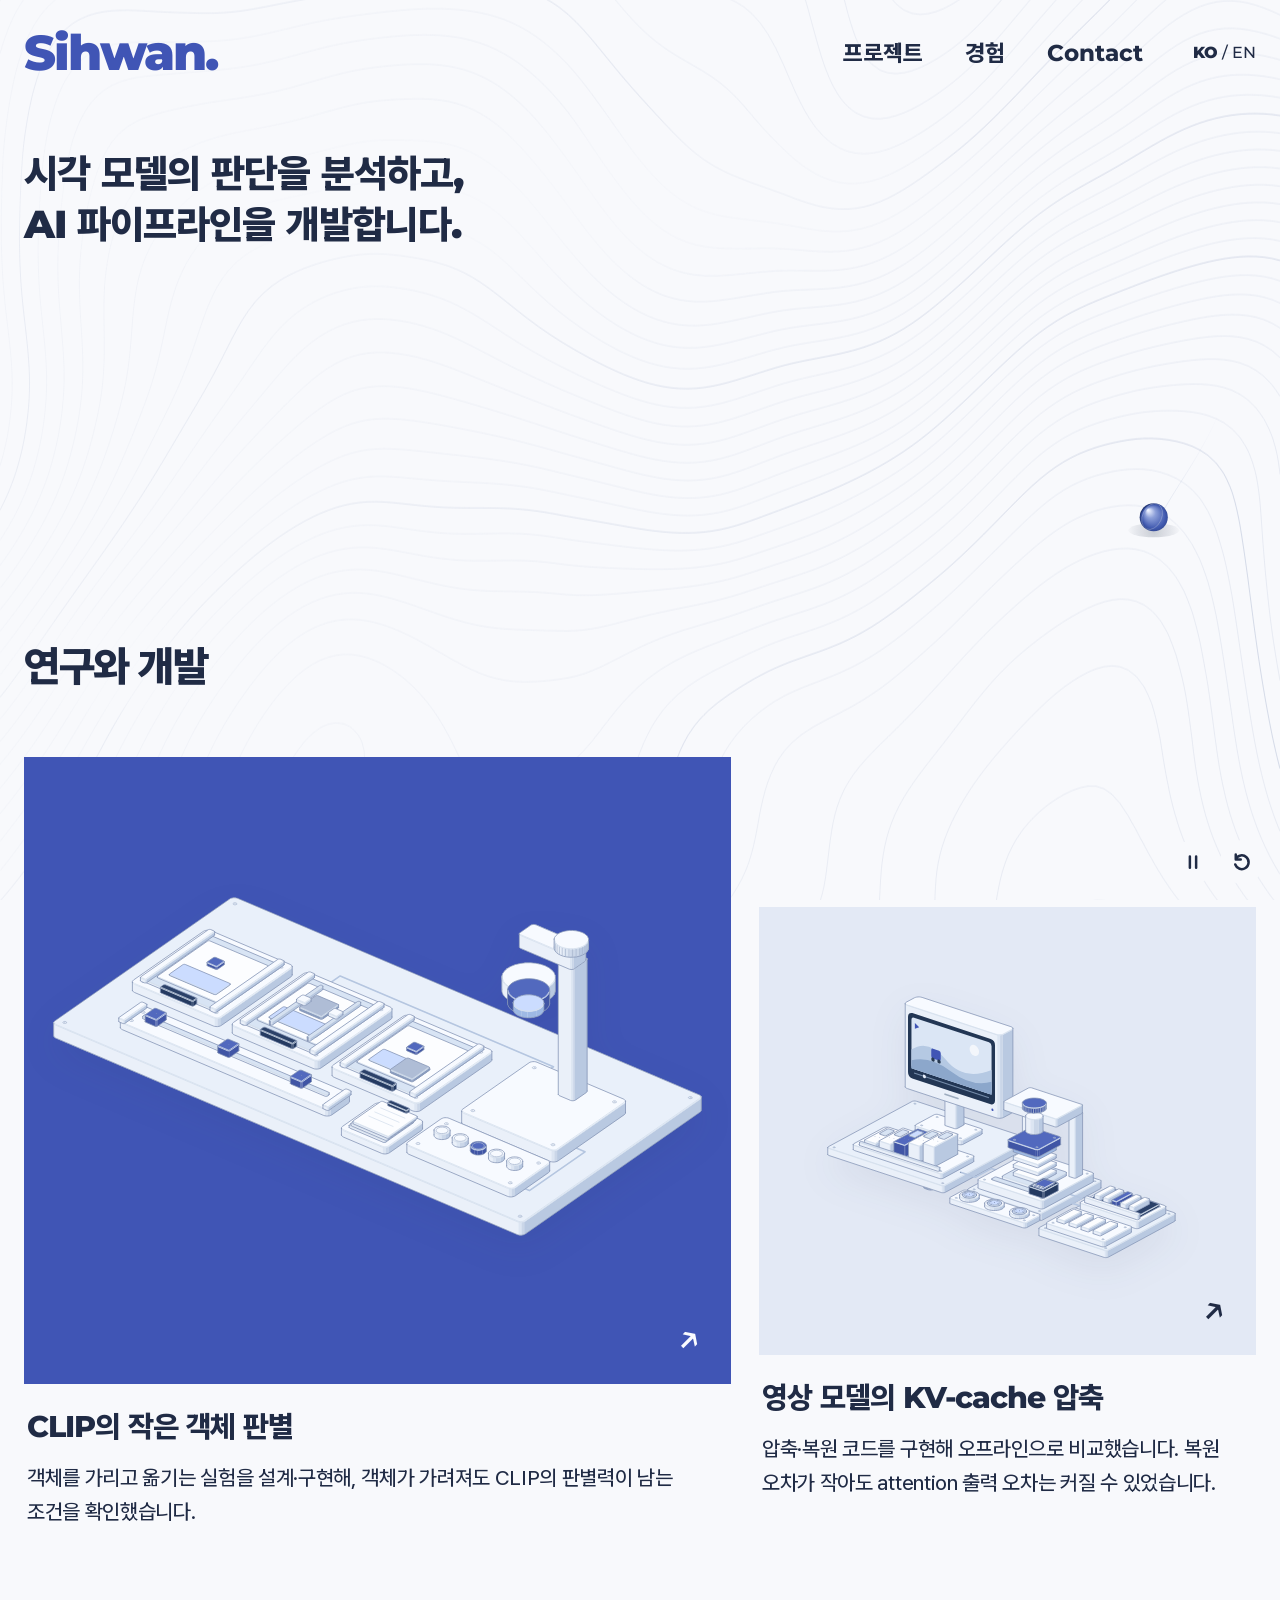
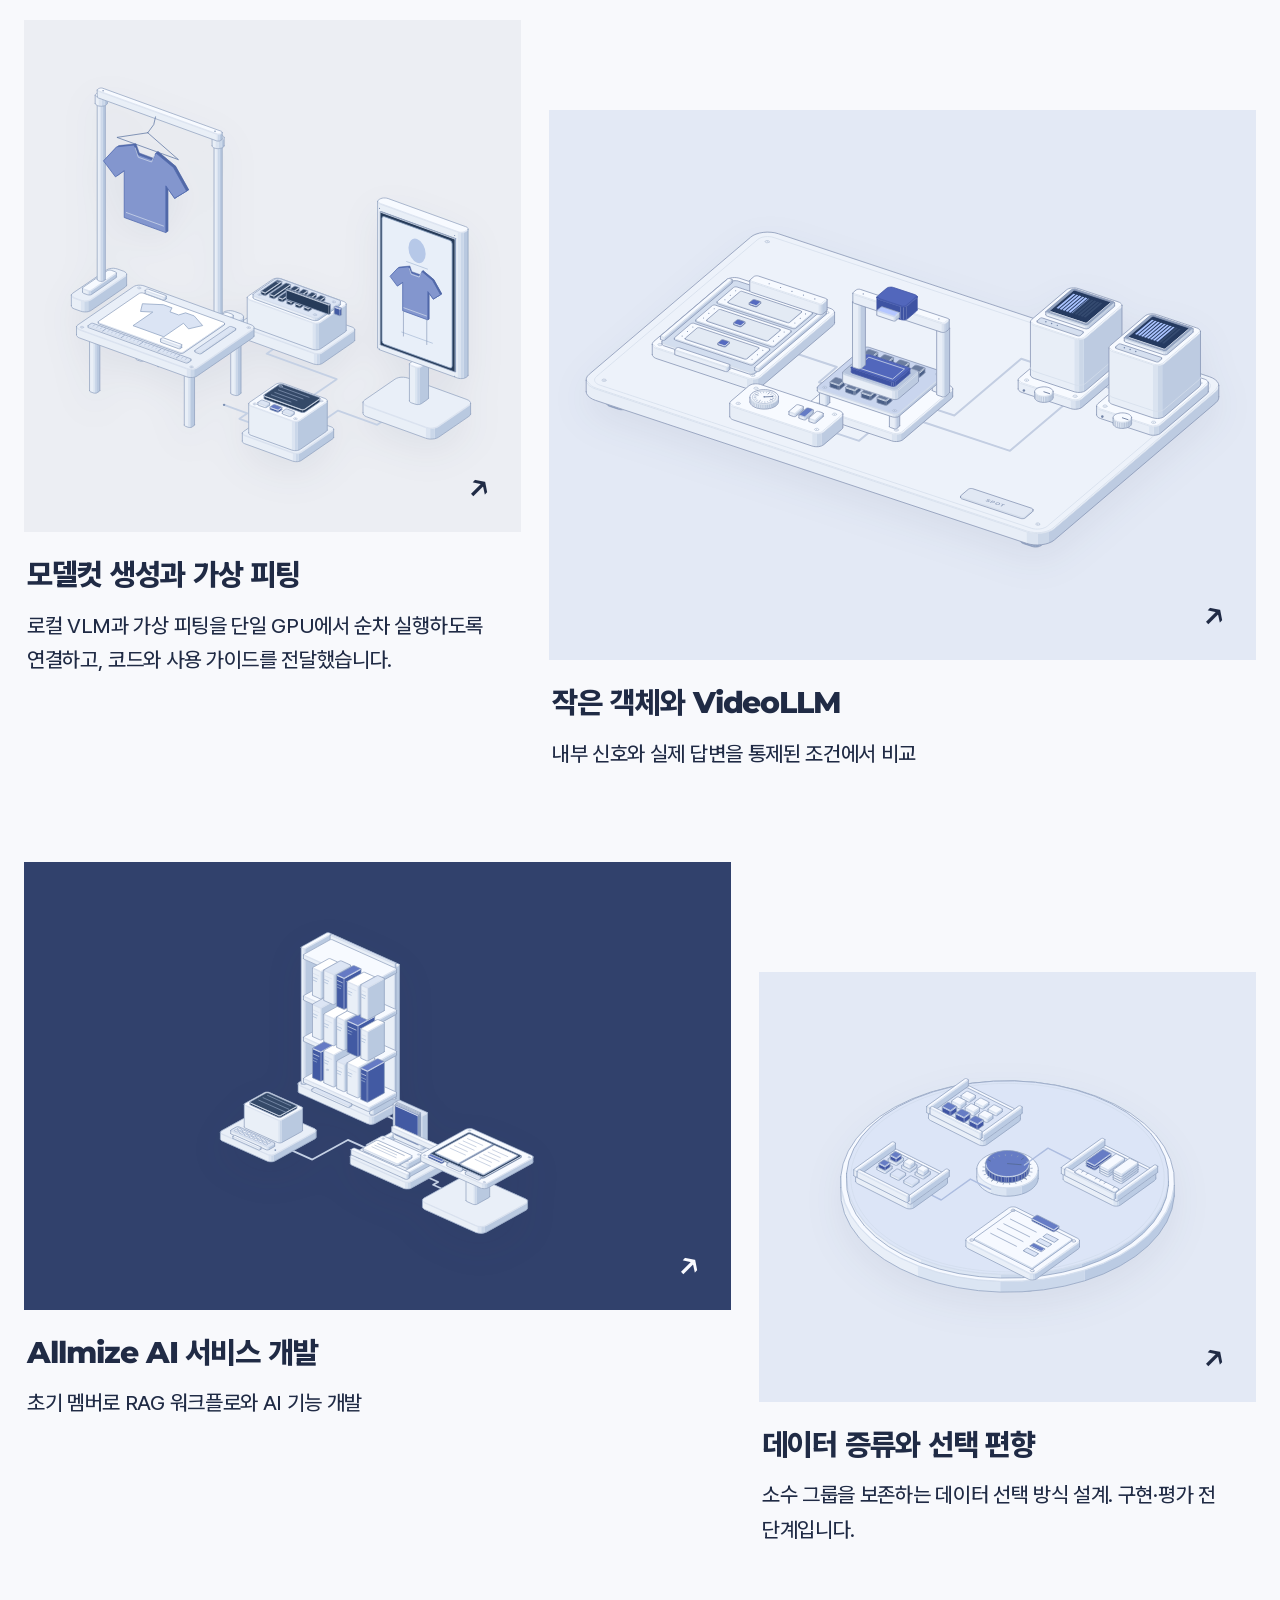
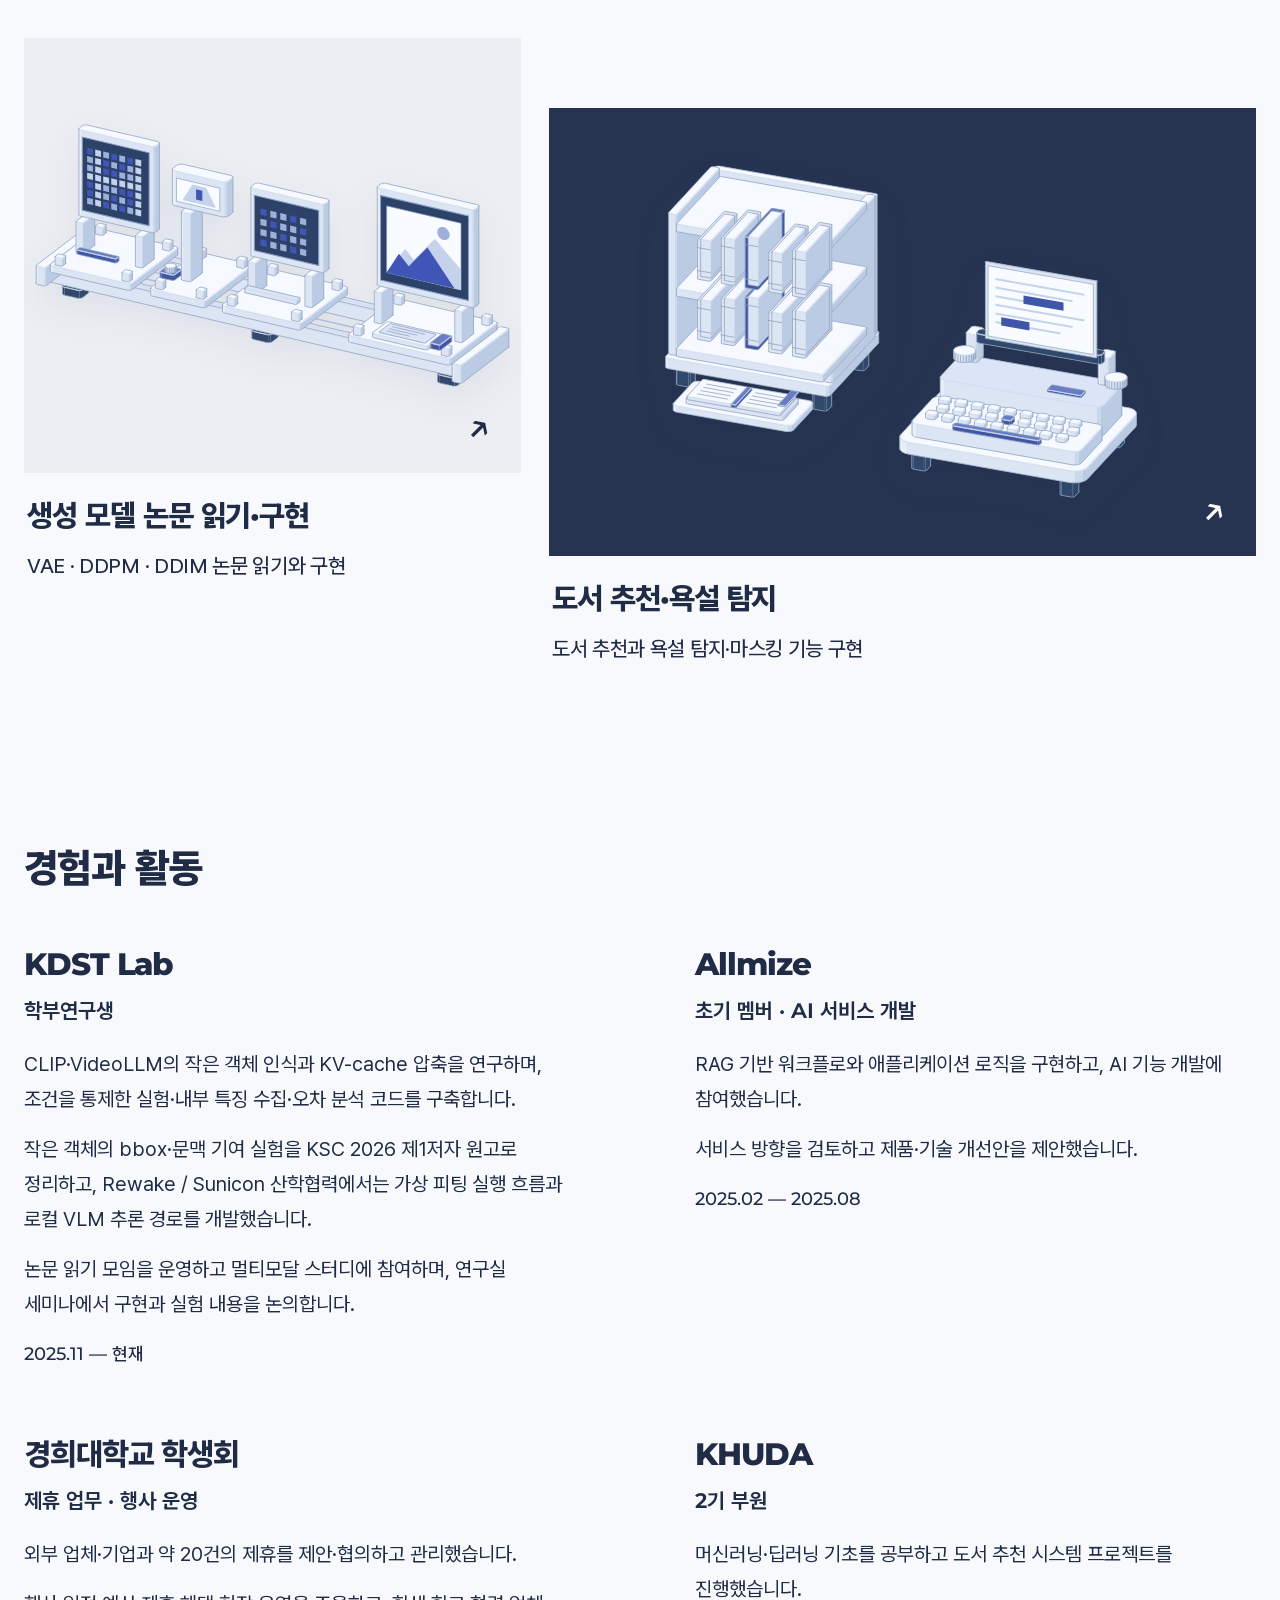
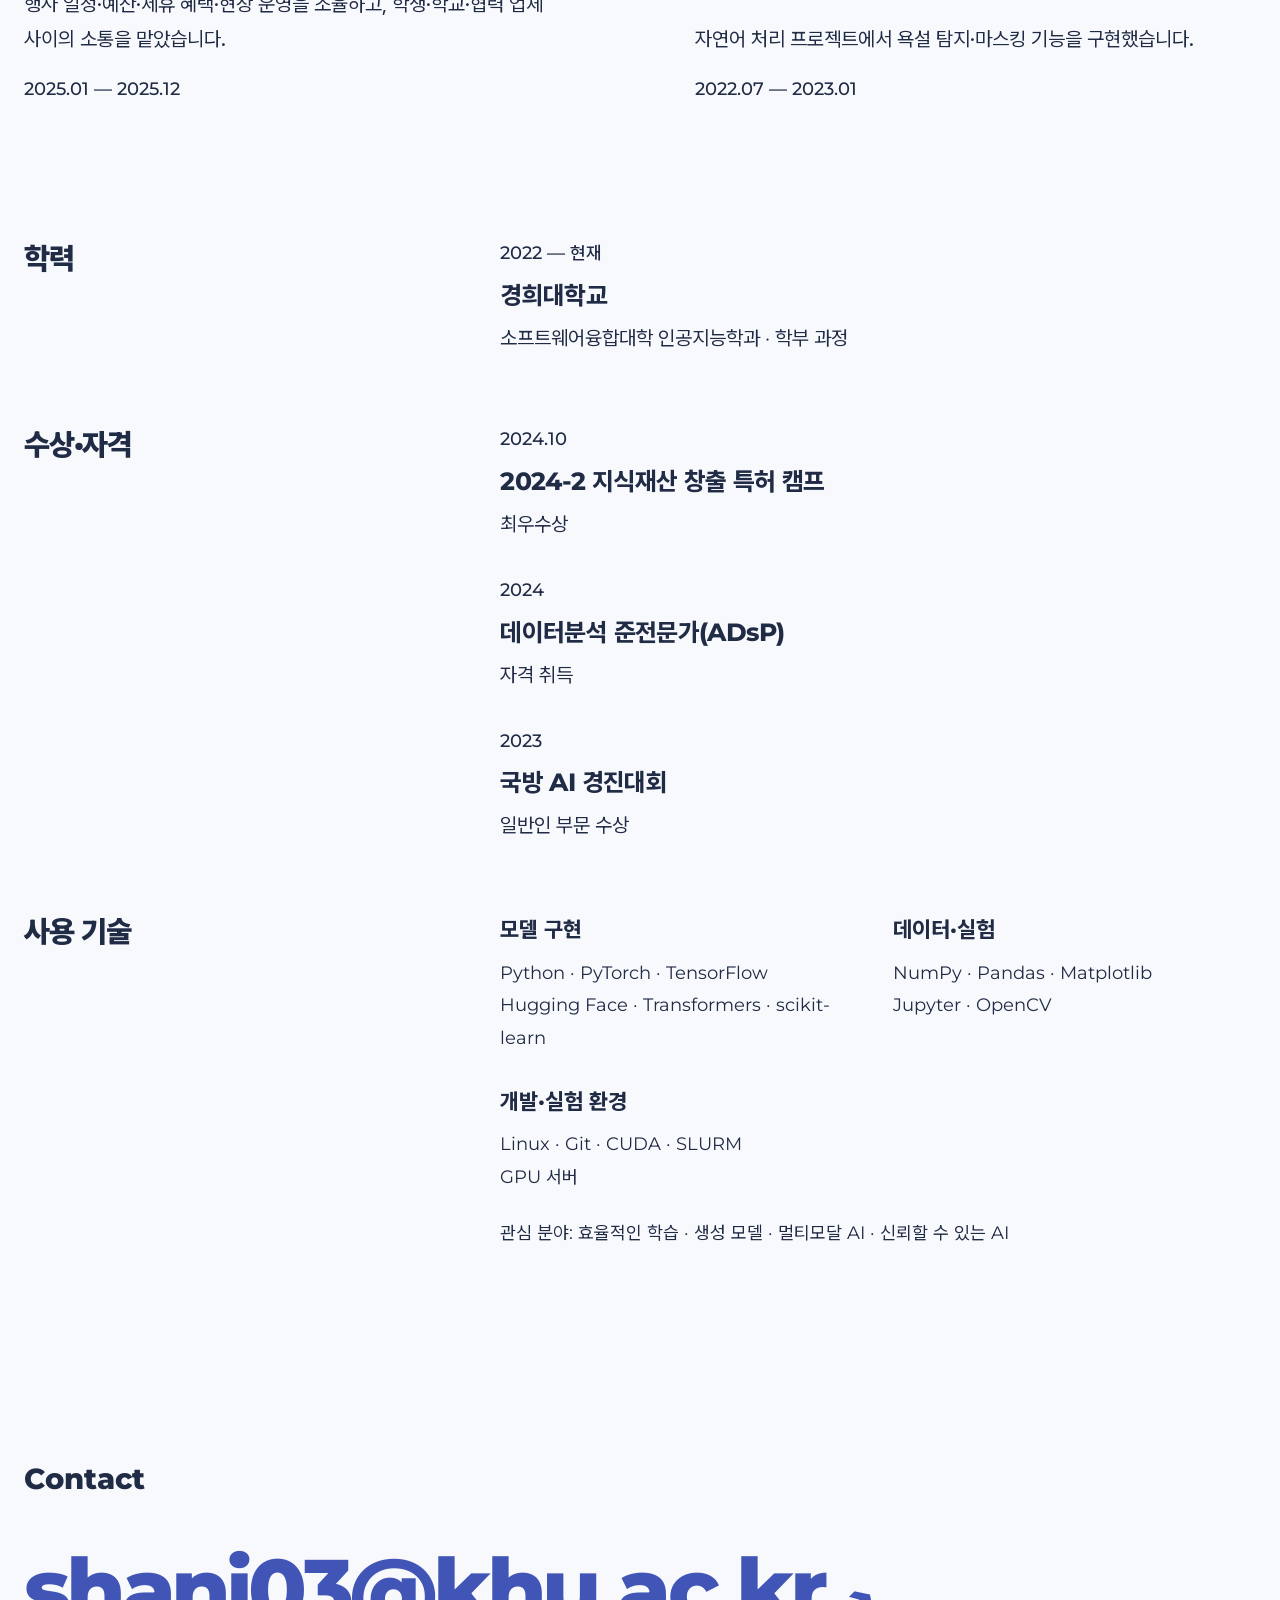
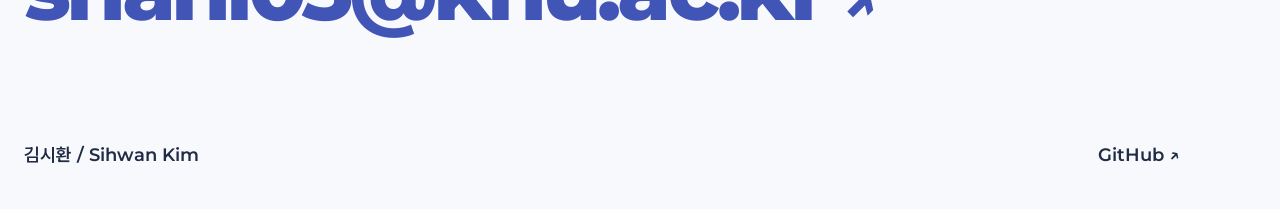
<file: index.html>
<!DOCTYPE html>

<html lang="ko">
<head>
<meta charset="utf-8"/>
<meta content="width=device-width,initial-scale=1" name="viewport"/>
<meta content="#F8F9FC" name="theme-color"/>
<title data-en="Sihwan Kim — AI Research &amp; Engineering" data-ko="김시환 — AI Research &amp; Engineering">김시환 — AI Research &amp; Engineering</title>
<meta content="김시환의 AI 연구와 개발 포트폴리오. CLIP 작은 객체·문맥 분석, VideoLLM 내부 신호와 답변 진단, KV-cache 압축, 가상 피팅·로컬 VLM 파이프라인과 RAG 서비스 개발." data-en="Sihwan Kim’s AI research and engineering portfolio: CLIP small-object/context analysis, VideoLLM readout diagnostics, KV-cache compression, local-VLM virtual try-on pipelines, and RAG service development." data-ko="김시환의 AI 연구와 개발 포트폴리오. CLIP 작은 객체·문맥 분석, VideoLLM 내부 신호와 답변 진단, KV-cache 압축, 가상 피팅·로컬 VLM 파이프라인과 RAG 서비스 개발." name="description"/>
<link as="font" crossorigin="" href="assets/Montserrat.woff2?v=blue-20261018" rel="preload" type="font/woff2"/>
<link as="font" crossorigin="" href="assets/Pretendard.woff2?v=blue-20261018" rel="preload" type="font/woff2"/>
<link href="assets/portfolio.css?v=blue-20261018" rel="stylesheet"/>
<link href="assets/project-details.css?v=blue-20261018" rel="stylesheet"/>
<!-- Profile source: sihxan/pages/profile.md, blob 30ebba93d901a186428a1368f3ac42781ade647d.
       Exact student-council title and Defense AI award wording remain to be clarified.
       Recent research copy is audited against received reports and the current manuscript.
       Manuscript preparation is not submission or acceptance. Probe results are diagnostic.
       No internal Sunicon images or experimental metrics are included.
       The terrain is decorative and does not represent experimental data. -->
<link href="assets/color-system.css?v=blue-20261018" rel="stylesheet"/>
<link rel="stylesheet" href="assets/project-explorer.css?v=apparatus-20261028"/>
</head>
<body class="portfolio-home dot-layout">
<a class="skip" data-en="Skip to content" data-ko="본문 바로가기" href="#main">본문 바로가기</a>
<canvas aria-label="페이지 전체를 이어가는 등고선과 스크롤을 뒤따라 굴러오는 구슬" class="contour-background" id="loss-landscape" role="img"></canvas>
<div class="motion-tools">
<button aria-label="애니메이션 일시 정지" id="toggle-motion" type="button"><svg aria-hidden="true" class="pause-icon" viewbox="0 0 16 16"><path d="M5.5 3.5v9m5-9v9"></path></svg><svg aria-hidden="true" class="play-icon" viewbox="0 0 16 16"><path d="m5 3 7 5-7 5z"></path></svg></button>
<button aria-label="애니메이션 처음부터 다시 보기" id="restart-motion" type="button"><svg aria-hidden="true" viewbox="0 0 16 16"><path d="M3 5.5A5.5 5.5 0 1 1 2.6 10M3 2v4h4"></path></svg></button>
</div>
<div class="wrap">
<header>
<a aria-label="Sihwan Kim — Home" class="wordmark" href="#main">Sihwan.</a>
<nav aria-label="주 메뉴">
<a data-en="Work" data-ko="프로젝트" href="#work">프로젝트</a>
<a data-en="About" data-ko="경험" href="#profile">경험</a>
<a data-en="Contact" data-ko="Contact" href="#contact">Contact</a>
<button aria-label="Switch to English" class="language" type="button"><strong>KO</strong> / EN</button>
</nav>
</header>
<main id="main">
<section aria-labelledby="name" class="hero">
<div class="hero-copy reading-zone"><h1 data-en="I study how visual models work &lt;br&gt;and build AI pipelines." data-ko="시각 모델의 판단을 분석하고, &lt;br&gt;AI 파이프라인을 개발합니다." id="name">시각 모델의 판단을 분석하고,<br/>AI 파이프라인을 개발합니다.</h1></div>
<div aria-hidden="true" class="terrain-stage"></div>
</section>
<section aria-labelledby="work-title" class="work surface-light" id="work">
<h2 class="gallery-heading reading-zone" data-en="Research &amp; builds" data-ko="연구와 개발" id="work-title">연구와 개발</h2>
<div class="work-gallery"><article class="work-card card-clip" id="project-clip-context">
<a aria-labelledby="title-clip-context" class="project-cover apparatus-cover cover-clip" data-project-link="" href="projects/clip-context/#experiment" tabindex="-1"><img class="apparatus-cover-image" src="assets/project-clip-context.svg?v=apparatus-20261028" alt="" loading="lazy" width="960" height="600"/><span aria-hidden="true" class="cover-arrow">↗</span></a>
<div class="card-copy"><h3 class="project-name reading-zone" id="title-clip-context"><a data-en="Small objects in CLIP." data-ko="CLIP의 작은 객체 판별" data-project-link="" href="projects/clip-context/#experiment">CLIP의 작은 객체 판별</a></h3><p class="project-summary reading-zone" data-en="I designed masking and transplant experiments, finding conditions where CLIP retains discrimination after the object is masked." data-ko="객체를 가리고 옮기는 실험을 설계·구현해, 객체가 가려져도 CLIP의 판별력이 남는 조건을 확인했습니다.">객체를 가리고 옮기는 실험을 설계·구현해, 객체가 가려져도 CLIP의 판별력이 남는 조건을 확인했습니다.</p></div></article><article class="work-card card-cache" id="project-kv-cache">
<a aria-labelledby="title-kv-cache" class="project-cover apparatus-cover cover-cache" data-project-link="" href="projects/kv-cache/#experiment" tabindex="-1"><img class="apparatus-cover-image" src="assets/project-kv-cache.svg?v=kv-tv-20261028" alt="" loading="lazy" width="960" height="600"/><span aria-hidden="true" class="cover-arrow">↗</span></a>
<div class="card-copy"><h3 class="project-name reading-zone" id="title-kv-cache"><a data-en="Video models. KV-cache compression." data-ko="영상 모델의 KV-cache 압축" data-project-link="" href="projects/kv-cache/#experiment">영상 모델의 KV-cache 압축</a></h3><p class="project-summary reading-zone" data-en="I built and compared compression methods offline, finding that lower reconstruction error does not always mean lower attention-output error." data-ko="압축·복원 코드를 구현해 오프라인으로 비교했습니다. 복원 오차가 작아도 attention 출력 오차는 커질 수 있었습니다.">압축·복원 코드를 구현해 오프라인으로 비교했습니다. 복원 오차가 작아도 attention 출력 오차는 커질 수 있었습니다.</p></div></article><article class="work-card card-tryon" id="project-sunicon-vton">
<a aria-labelledby="title-sunicon-vton" class="project-cover apparatus-cover cover-tryon" data-project-link="" href="projects/sunicon-vton/#experiment" tabindex="-1"><img class="apparatus-cover-image" src="assets/project-sunicon-vton.svg?v=apparatus-20261028" alt="" loading="lazy" width="960" height="600"/><span aria-hidden="true" class="cover-arrow">↗</span></a>
<div class="card-copy"><h3 class="project-name reading-zone" id="title-sunicon-vton"><a data-en="Model generation. Virtual try-on." data-ko="모델컷 생성과 가상 피팅" data-project-link="" href="projects/sunicon-vton/#experiment">모델컷 생성과 가상 피팅</a></h3><p class="project-summary reading-zone" data-en="I connected local-VLM instructions and virtual try-on in a sequential single-GPU pipeline, then delivered the code and usage guide." data-ko="로컬 VLM과 가상 피팅을 단일 GPU에서 순차 실행하도록 연결하고, 코드와 사용 가이드를 전달했습니다.">로컬 VLM과 가상 피팅을 단일 GPU에서 순차 실행하도록 연결하고, 코드와 사용 가이드를 전달했습니다.</p></div></article><article class="work-card card-video" id="project-spot-videollm">
<a aria-labelledby="title-spot-videollm" class="project-cover apparatus-cover cover-video" data-project-link="" href="projects/spot-videollm/#experiment" tabindex="-1"><img class="apparatus-cover-image" src="assets/project-spot-videollm.svg?v=apparatus-20261028" alt="" loading="lazy" width="960" height="600"/><span aria-hidden="true" class="cover-arrow">↗</span></a>
<div class="card-copy"><h3 class="project-name reading-zone" id="title-spot-videollm"><a data-en="Small objects in VideoLLMs" data-ko="작은 객체와 VideoLLM" data-project-link="" href="projects/spot-videollm/#experiment">작은 객체와 VideoLLM</a></h3><p class="project-summary reading-zone" data-en="Comparing internal signals and native answers under controlled conditions" data-ko="내부 신호와 실제 답변을 통제된 조건에서 비교">내부 신호와 실제 답변을 통제된 조건에서 비교</p></div></article><article class="work-card card-build" id="project-allmize">
<a aria-labelledby="title-allmize" class="project-cover apparatus-cover cover-build" data-project-link="" href="projects/allmize/#experiment" tabindex="-1"><img class="apparatus-cover-image" src="assets/project-allmize.svg?v=apparatus-20261028" alt="" loading="lazy" width="960" height="600"/><span aria-hidden="true" class="cover-arrow">↗</span></a>
<div class="card-copy"><h3 class="project-name reading-zone" id="title-allmize"><a data-en="AI service development at Allmize" data-ko="Allmize AI 서비스 개발" data-project-link="" href="projects/allmize/#experiment">Allmize AI 서비스 개발</a></h3><p class="project-summary reading-zone" data-en="RAG workflows and AI features as an early team member" data-ko="초기 멤버로 RAG 워크플로와 AI 기능 개발">초기 멤버로 RAG 워크플로와 AI 기능 개발</p></div></article><article class="work-card card-data" id="project-samba">
<a aria-labelledby="title-samba" class="project-cover apparatus-cover cover-data" data-project-link="" href="projects/samba/#experiment" tabindex="-1"><img class="apparatus-cover-image" src="assets/project-samba.svg?v=apparatus-20261028" alt="" loading="lazy" width="960" height="600"/><span aria-hidden="true" class="cover-arrow">↗</span></a>
<div class="card-copy"><h3 class="project-name reading-zone" id="title-samba"><a data-en="Dataset distillation &amp; selection bias" data-ko="데이터 증류와 선택 편향" data-project-link="" href="projects/samba/#experiment">데이터 증류와 선택 편향</a></h3><p class="project-summary reading-zone" data-en="A sample-selection design to preserve minority groups. Not yet implemented or evaluated." data-ko="소수 그룹을 보존하는 데이터 선택 방식 설계. 구현·평가 전 단계입니다.">소수 그룹을 보존하는 데이터 선택 방식 설계. 구현·평가 전 단계입니다.</p></div></article><article class="work-card card-noise" id="project-generative-models">
<a aria-labelledby="title-generative-models" class="project-cover apparatus-cover cover-noise" data-project-link="" href="projects/generative-models/#experiment" tabindex="-1"><img class="apparatus-cover-image" src="assets/project-generative-models.svg?v=apparatus-20261028" alt="" loading="lazy" width="960" height="600"/><span aria-hidden="true" class="cover-arrow">↗</span></a>
<div class="card-copy"><h3 class="project-name reading-zone" id="title-generative-models"><a data-en="Generative models: reading &amp; implementation" data-ko="생성 모델 논문 읽기·구현" data-project-link="" href="projects/generative-models/#experiment">생성 모델 논문 읽기·구현</a></h3><p class="project-summary reading-zone" data-en="Reading and implementing VAE, DDPM and DDIM" data-ko="VAE · DDPM · DDIM 논문 읽기와 구현">VAE · DDPM · DDIM 논문 읽기와 구현</p></div></article><article class="work-card card-read" id="project-khuda">
<a aria-labelledby="title-khuda" class="project-cover apparatus-cover cover-read" data-project-link="" href="projects/khuda/#experiment" tabindex="-1"><img class="apparatus-cover-image" src="assets/project-khuda.svg?v=apparatus-20261028" alt="" loading="lazy" width="960" height="600"/><span aria-hidden="true" class="cover-arrow">↗</span></a>
<div class="card-copy"><h3 class="project-name reading-zone" id="title-khuda"><a data-en="Book recommendation &amp; profanity detection" data-ko="도서 추천·욕설 탐지" data-project-link="" href="projects/khuda/#experiment">도서 추천·욕설 탐지</a></h3><p class="project-summary reading-zone" data-en="Book recommendation and profanity detection / masking" data-ko="도서 추천과 욕설 탐지·마스킹 기능 구현">도서 추천과 욕설 탐지·마스킹 기능 구현</p></div></article></div>
</section>
<div class="about-surface surface-light"><div class="cv-area"><section aria-labelledby="profile-title" class="profile" id="profile">
<div class="section-heading"><h2 data-en="Experience &amp; activities" data-ko="경험과 활동" id="profile-title">경험과 활동</h2></div>
<div class="experience-list"><article class="experience experience-row">
<div class="experience-body">
<h3 data-en="KDST Lab" data-ko="KDST Lab">KDST Lab</h3>
<p class="position" data-en="Undergraduate researcher" data-ko="학부연구생">학부연구생</p>
<ul class="detail reading-zone"><li data-en="Study small-object recognition in CLIP and VideoLLMs and KV-cache compression, building controlled experiments, internal-feature collection and error analyses." data-ko="CLIP·VideoLLM의 작은 객체 인식과 KV-cache 압축을 연구하며, 조건을 통제한 실험·내부 특징 수집·오차 분석 코드를 구축합니다.">CLIP·VideoLLM의 작은 객체 인식과 KV-cache 압축을 연구하며, 조건을 통제한 실험·내부 특징 수집·오차 분석 코드를 구축합니다.</li><li data-en="Develop the small-object bbox/context experiments into a first-author KSC 2026 manuscript, and implement virtual try-on orchestration and local VLM inference in the Rewake / Sunicon collaboration." data-ko="작은 객체의 bbox·문맥 기여 실험을 KSC 2026 제1저자 원고로 정리하고, Rewake / Sunicon 산학협력에서는 가상 피팅 실행 흐름과 로컬 VLM 추론 경로를 개발했습니다.">작은 객체의 bbox·문맥 기여 실험을 KSC 2026 제1저자 원고로 정리하고, Rewake / Sunicon 산학협력에서는 가상 피팅 실행 흐름과 로컬 VLM 추론 경로를 개발했습니다.</li><li data-en="Organize paper-reading groups and participate in multimodal study sessions, discussing implementation and experiments in lab seminars." data-ko="논문 읽기 모임을 운영하고 멀티모달 스터디에 참여하며, 연구실 세미나에서 구현과 실험 내용을 논의합니다.">논문 읽기 모임을 운영하고 멀티모달 스터디에 참여하며, 연구실 세미나에서 구현과 실험 내용을 논의합니다.</li></ul>
<p class="period" data-en="Nov 2025 — Present" data-ko="2025.11 — 현재">2025.11 — 현재</p></div>
</article><article class="experience experience-row">
<div class="experience-body">
<h3 data-en="Allmize" data-ko="Allmize">Allmize</h3>
<p class="position" data-en="Early member · AI service development" data-ko="초기 멤버 · AI 서비스 개발">초기 멤버 · AI 서비스 개발</p>
<ul class="detail reading-zone"><li data-en="Implemented RAG workflows and application logic, contributing to AI feature development." data-ko="RAG 기반 워크플로와 애플리케이션 로직을 구현하고, AI 기능 개발에 참여했습니다.">RAG 기반 워크플로와 애플리케이션 로직을 구현하고, AI 기능 개발에 참여했습니다.</li><li data-en="Reviewed service direction and proposed product and technical improvements." data-ko="서비스 방향을 검토하고 제품·기술 개선안을 제안했습니다.">서비스 방향을 검토하고 제품·기술 개선안을 제안했습니다.</li></ul>
<p class="period" data-en="Feb — Aug 2025" data-ko="2025.02 — 2025.08">2025.02 — 2025.08</p></div>
</article><article class="experience experience-row">
<div class="experience-body">
<h3 data-en="Student council, Kyung Hee University" data-ko="경희대학교 학생회">경희대학교 학생회</h3>
<p class="position" data-en="Partnerships &amp; event operations" data-ko="제휴 업무 · 행사 운영">제휴 업무 · 행사 운영</p>
<ul class="detail reading-zone"><li data-en="Proposed, negotiated, and managed nearly 20 partnerships with vendors and external companies." data-ko="외부 업체·기업과 약 20건의 제휴를 제안·협의하고 관리했습니다.">외부 업체·기업과 약 20건의 제휴를 제안·협의하고 관리했습니다.</li><li data-en="Coordinated event schedules, budgets, partner benefits, and on-site operations, connecting students, university offices, and partners." data-ko="행사 일정·예산·제휴 혜택·현장 운영을 조율하고, 학생·학교·협력 업체 사이의 소통을 맡았습니다.">행사 일정·예산·제휴 혜택·현장 운영을 조율하고, 학생·학교·협력 업체 사이의 소통을 맡았습니다.</li></ul>
<p class="period" data-en="Jan — Dec 2025" data-ko="2025.01 — 2025.12">2025.01 — 2025.12</p></div>
</article><article class="experience experience-row">
<div class="experience-body">
<h3 data-en="KHUDA" data-ko="KHUDA">KHUDA</h3>
<p class="position" data-en="Second-cohort member" data-ko="2기 부원">2기 부원</p>
<ul class="detail reading-zone"><li data-en="Studied machine learning and deep learning fundamentals and worked on a book recommendation system." data-ko="머신러닝·딥러닝 기초를 공부하고 도서 추천 시스템 프로젝트를 진행했습니다.">머신러닝·딥러닝 기초를 공부하고 도서 추천 시스템 프로젝트를 진행했습니다.</li><li data-en="Implemented profanity detection and masking in an NLP project." data-ko="자연어 처리 프로젝트에서 욕설 탐지·마스킹 기능을 구현했습니다.">자연어 처리 프로젝트에서 욕설 탐지·마스킹 기능을 구현했습니다.</li></ul>
<p class="period" data-en="Jul 2022 — Jan 2023" data-ko="2022.07 — 2023.01">2022.07 — 2023.01</p></div>
</article></div>
</section><section aria-labelledby="education-title" class="education cv-section" id="education">
<div class="section-heading"><h2 data-en="Education" data-ko="학력" id="education-title">학력</h2></div>
<article class="education-row">
<p class="period" data-en="2022 — Present" data-ko="2022 — 현재">2022 — 현재</p>
<div><h3 data-en="Kyung Hee University" data-ko="경희대학교">경희대학교</h3>
<p class="education-detail reading-zone" data-en="Department of Artificial Intelligence · Undergraduate studies" data-ko="소프트웨어융합대학 인공지능학과 · 학부 과정">소프트웨어융합대학 인공지능학과 · 학부 과정</p>
</div>
</article>
</section><section aria-labelledby="credentials-title" class="credentials cv-section" id="credentials">
<div class="section-heading"><h2 data-en="Awards &amp; certification" data-ko="수상·자격" id="credentials-title">수상·자격</h2></div>
<div class="credentials-list"><article class="credential"><p class="period">2024.10</p><div>
<h3 data-en="Intellectual Property Creation Patent Camp" data-ko="2024-2 지식재산 창출 특허 캠프">2024-2 지식재산 창출 특허 캠프</h3><p class="credential-detail reading-zone" data-en="Top excellence award" data-ko="최우수상">최우수상</p>
</div></article><article class="credential"><p class="period">2024</p><div>
<h3 data-en="Advanced Data Analytics Semi-Professional (ADsP)" data-ko="데이터분석 준전문가(ADsP)">데이터분석 준전문가(ADsP)</h3><p class="credential-detail reading-zone" data-en="Certification" data-ko="자격 취득">자격 취득</p>
</div></article><article class="credential"><p class="period">2023</p><div>
<h3 data-en="Defense AI Competition" data-ko="국방 AI 경진대회">국방 AI 경진대회</h3><p class="credential-detail reading-zone" data-en="Award, general-participant track" data-ko="일반인 부문 수상">일반인 부문 수상</p>
</div></article></div>
</section><section aria-labelledby="skills-title" class="skills cv-section" id="skills">
<div class="section-heading"><h2 data-en="Tools &amp; technologies" data-ko="사용 기술" id="skills-title">사용 기술</h2></div>
<div class="skills-grid">
<article class="skill-group reading-zone"><h3 data-en="Modeling" data-ko="모델 구현">모델 구현</h3><p>Python · PyTorch · TensorFlow<br/>Hugging Face · Transformers · scikit-learn</p></article>
<article class="skill-group reading-zone"><h3 data-en="Data &amp; experiments" data-ko="데이터·실험">데이터·실험</h3><p>NumPy · Pandas · Matplotlib<br/>Jupyter · OpenCV</p></article>
<article class="skill-group reading-zone"><h3 data-en="Development &amp; infrastructure" data-ko="개발·실험 환경">개발·실험 환경</h3><p data-en="Linux · Git · CUDA · SLURM&lt;br&gt;GPU servers" data-ko="Linux · Git · CUDA · SLURM&lt;br&gt;GPU 서버">Linux · Git · CUDA · SLURM<br/>GPU 서버</p></article>
</div>
<p class="interests" data-en="Interests: Efficient learning · Generative models · Multimodal AI · Trustworthy AI" data-ko="관심 분야: 효율적인 학습 · 생성 모델 · 멀티모달 AI · 신뢰할 수 있는 AI">관심 분야: 효율적인 학습 · 생성 모델 · 멀티모달 AI · 신뢰할 수 있는 AI</p>
</section></div></div>
<section aria-label="Contact" class="contact" id="contact">
<span data-en="Contact" data-ko="Contact">Contact</span>
<a class="email" href="mailto:shani03@khu.ac.kr">shani03@khu.ac.kr <span aria-hidden="true">↗</span></a>
</section>
</main>
<footer class="footer"><span data-en="Sihwan Kim / 김시환" data-ko="김시환 / Sihwan Kim">김시환 / Sihwan Kim</span><a href="https://github.com/sihxan" rel="noopener noreferrer" target="_blank">GitHub ↗</a></footer>
</div>
<script src="assets/contour-terrain.js?v=blue-20261018"></script>
<script src="assets/scroll-motion-model.js?v=blue-20261018"></script>
<script src="assets/scroll-contour.js?v=blue-20261018"></script>
<script src="assets/portfolio.js?v=blue-20261018" type="module"></script>
</body>
</html>
</file>
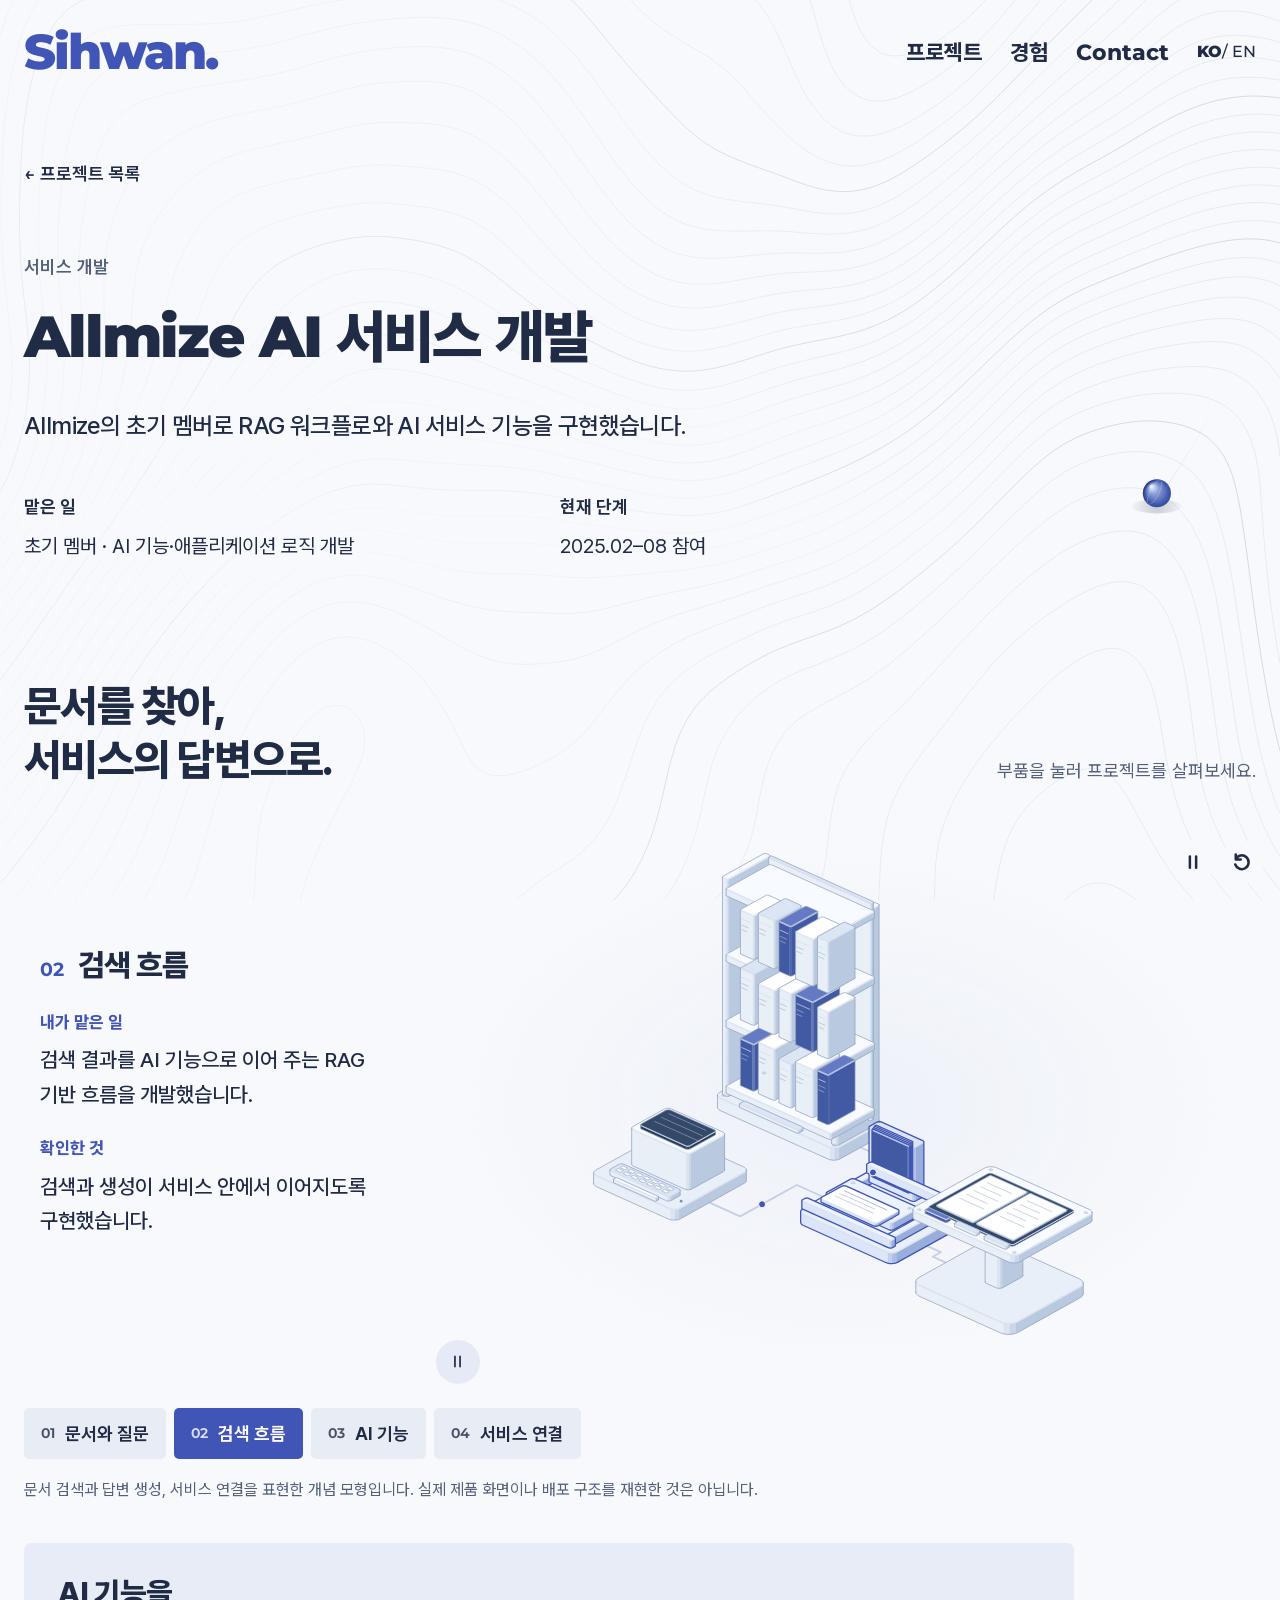
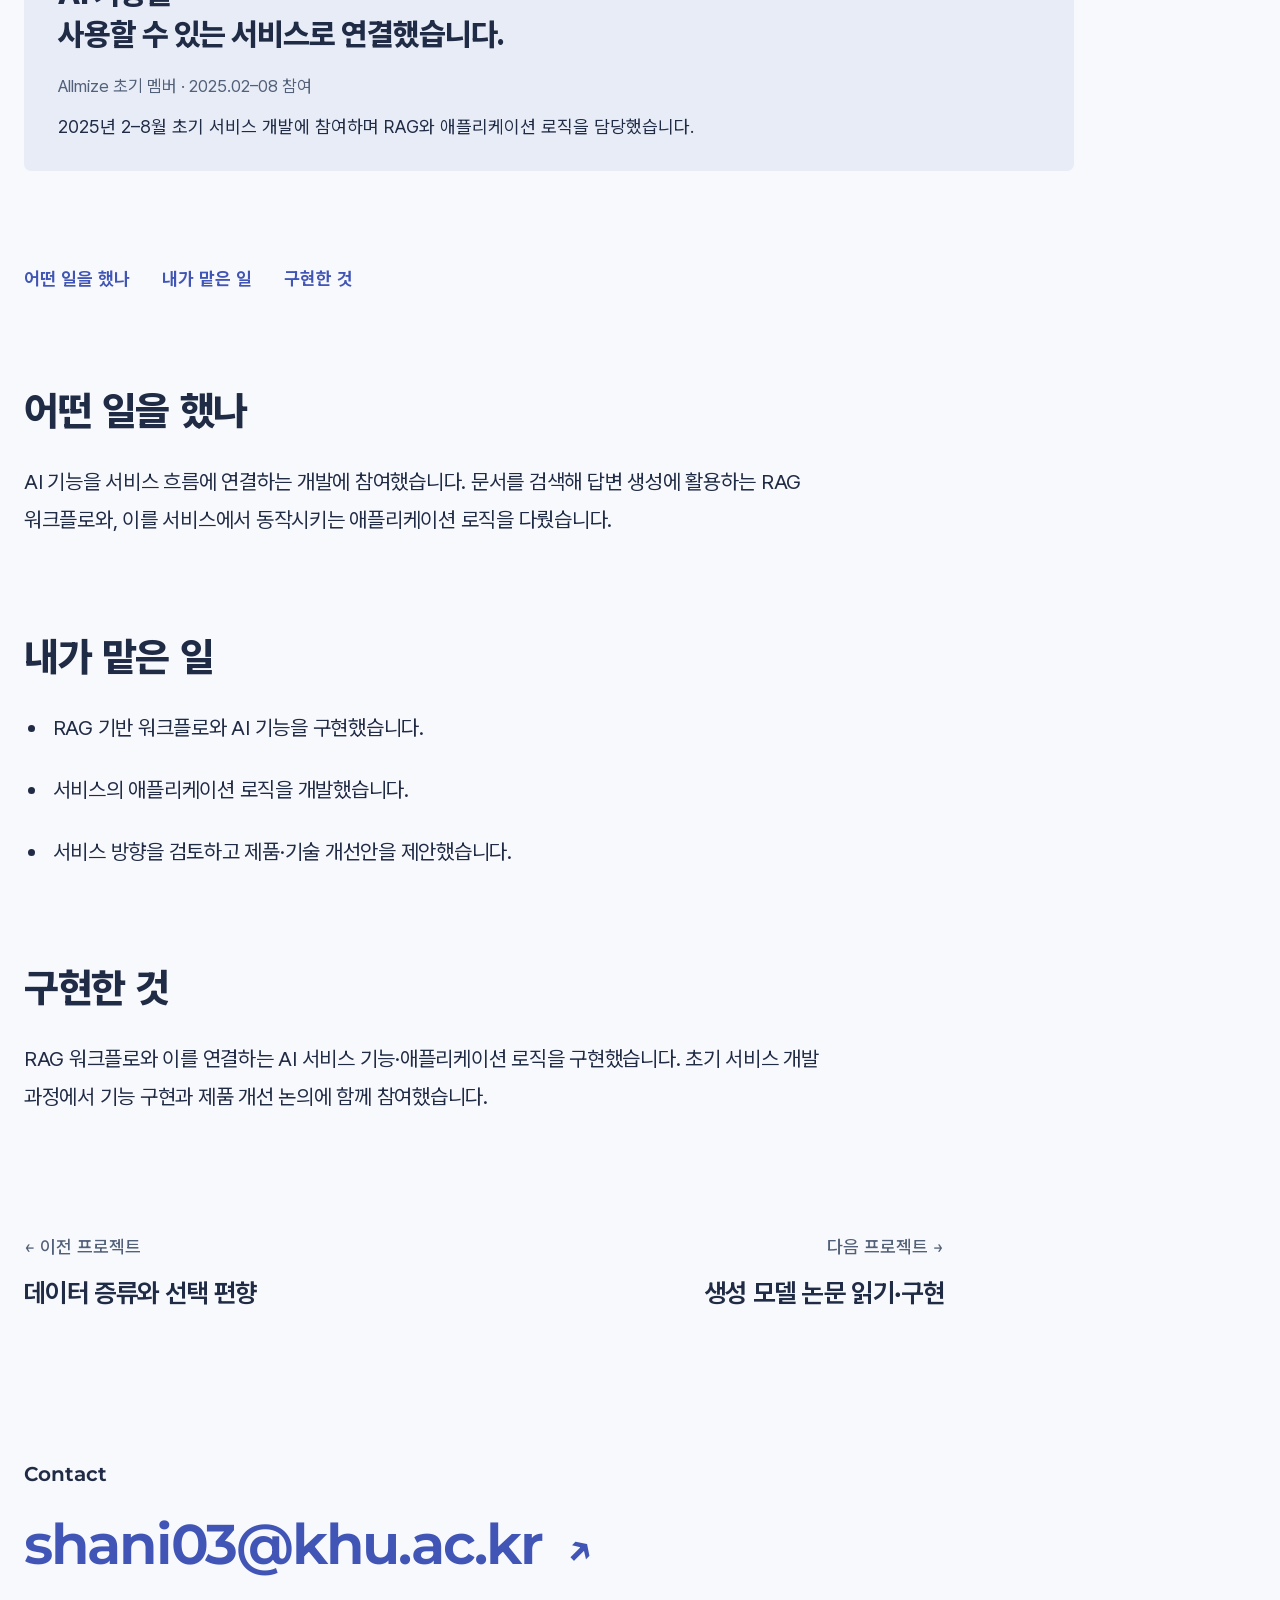
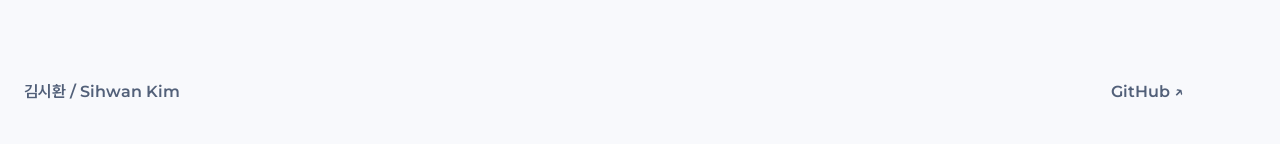
<file: projects/allmize/index.html>
<!DOCTYPE html>

<html lang="ko">
<head>
<meta charset="utf-8"/>
<meta content="width=device-width,initial-scale=1" name="viewport"/>
<meta content="#F8F9FC" name="theme-color"/>
<title data-en="AI service development at Allmize — Sihwan Kim" data-ko="Allmize AI 서비스 개발 — 김시환">Allmize AI 서비스 개발 — 김시환</title>
<meta content="Allmize의 초기 멤버로 RAG 워크플로와 AI 서비스 기능을 구현했습니다." data-en="As an early member of Allmize, I implemented RAG workflows and AI service features." data-ko="Allmize의 초기 멤버로 RAG 워크플로와 AI 서비스 기능을 구현했습니다." name="description"/>
<link href="https://sihxan.github.io/projects/allmize/" rel="canonical"/>
<link as="font" crossorigin="" href="../../assets/Montserrat.woff2?v=blue-20261018" rel="preload" type="font/woff2"/>
<link as="font" crossorigin="" href="../../assets/Pretendard.woff2?v=blue-20261018" rel="preload" type="font/woff2"/>
<link href="../../assets/portfolio.css?v=blue-20261018" rel="stylesheet"/>
<link href="../../assets/project-details.css?v=blue-20261018" rel="stylesheet"/>
<link href="../../assets/color-system.css?v=blue-20261018" rel="stylesheet"/>
<link rel="stylesheet" href="../../assets/project-explorer.css?v=apparatus-20261028"/>
</head>
<body class="project-detail">
<a class="skip" data-en="Skip to content" data-ko="본문 바로가기" href="#main">본문 바로가기</a>
<canvas aria-label="페이지 전체를 이어가는 등고선과 스크롤을 뒤따라 굴러오는 구슬" class="contour-background" id="loss-landscape" role="img"></canvas>
<div class="motion-tools">
<button aria-label="애니메이션 일시 정지" id="toggle-motion" type="button"><svg aria-hidden="true" class="pause-icon" viewbox="0 0 16 16"><path d="M5.5 3.5v9m5-9v9"></path></svg><svg aria-hidden="true" class="play-icon" viewbox="0 0 16 16"><path d="m5 3 7 5-7 5z"></path></svg></button>
<button aria-label="애니메이션 처음부터 다시 보기" id="restart-motion" type="button"><svg aria-hidden="true" viewbox="0 0 16 16"><path d="M3 5.5A5.5 5.5 0 1 1 2.6 10M3 2v4h4"></path></svg></button>
</div>
<div class="wrap">
<header>
<a aria-label="Sihwan Kim — Home" class="wordmark" data-home-link="" href="../../">Sihwan.</a>
<nav aria-label="주 메뉴">
<a class="" data-en="Work" data-home-link="" data-ko="프로젝트" href="../../#work">프로젝트</a>
<a class="" data-en="About" data-home-link="" data-ko="경험" href="../../#profile">경험</a>
<a data-en="Contact" data-home-link="" data-ko="Contact" href="../../#contact">Contact</a>
<button aria-label="Switch to English" class="language" type="button"><strong>KO</strong> / EN</button>
</nav>
</header>
<main id="main">
<section aria-labelledby="project-title" class="detail-hero">
<a class="back-link" data-en="← All projects" data-home-link="" data-ko="← 프로젝트 목록" href="../../#project-allmize">← 프로젝트 목록</a>
<p class="detail-kicker" data-en="Product engineering" data-ko="서비스 개발">서비스 개발</p>
<h1 class="" data-en="AI service development at Allmize" data-ko="Allmize AI 서비스 개발" id="project-title">Allmize AI 서비스 개발</h1>
<p class="detail-lead" data-en="As an early member of Allmize, I implemented RAG workflows and AI service features." data-ko="Allmize의 초기 멤버로 RAG 워크플로와 AI 서비스 기능을 구현했습니다.">Allmize의 초기 멤버로 RAG 워크플로와 AI 서비스 기능을 구현했습니다.</p>
<dl class="detail-facts">
<div><dt class="" data-en="My role" data-ko="맡은 일">맡은 일</dt><dd class="" data-en="Early member · AI features and application logic" data-ko="초기 멤버 · AI 기능·애플리케이션 로직 개발">초기 멤버 · AI 기능·애플리케이션 로직 개발</dd></div>
<div><dt class="" data-en="Status" data-ko="현재 단계">현재 단계</dt><dd class="" data-en="Participation: Feb–Aug 2025" data-ko="2025.02–08 참여">2025.02–08 참여</dd></div>
</dl>
</section>
<section class="project-explorer layout-reversed" id="experiment" data-project-explorer aria-labelledby="explorer-heading">
<div class="explorer-heading"><h2 id="explorer-heading" data-ko="문서를 찾아,&lt;br&gt;서비스의 답변으로." data-en="From documents&lt;br&gt;to answers in a service.">문서를 찾아,<br>서비스의 답변으로.</h2><p  data-ko="부품을 눌러 프로젝트를 살펴보세요." data-en="Select a part. Explore the project.">부품을 눌러 프로젝트를 살펴보세요.</p></div>
<div class="explorer-layout"><div class="explorer-stage"><svg xmlns="http://www.w3.org/2000/svg" class="project-apparatus rag-apparatus" viewBox="180 35 555 530" role="group" aria-label="A document library with a query terminal, retrieval shuttle and answer reading desk"><title>A document library with a query terminal, retrieval shuttle and answer reading desk</title><desc>Conceptual illustration of the project workflow. Not a real product screenshot or experimental output.</desc><style>
.rag-apparatus{--top:#f7faff;--s0:#b9c9e0;--s1:#cad7e9;--s2:#dbe4f1;--s3:#e9eff7;--edge:#8b9cbb;color:#4055b5}
.rag-apparatus path,.rag-apparatus circle,.rag-apparatus rect,.rag-apparatus ellipse{vector-effect:non-scaling-stroke}
.rag-apparatus .iso-fill{fill:#e7edf7;stroke:none}.rag-apparatus .iso-top{fill:var(--top);stroke:none}.rag-apparatus .iso-shade{stroke:none}
.rag-apparatus .iso-shade[data-shade="0"]{fill:var(--s0)}.rag-apparatus .iso-shade[data-shade="1"]{fill:var(--s1)}.rag-apparatus .iso-shade[data-shade="2"]{fill:var(--s2)}.rag-apparatus .iso-shade[data-shade="3"]{fill:var(--s3)}
.rag-apparatus .iso-line{fill:none;stroke:#b4c1d7;stroke-width:.7;stroke-linecap:round;stroke-linejoin:round}.rag-apparatus .iso-line[data-tone="faint"]{stroke:#d6dfec}.rag-apparatus .iso-line[data-tone="mid"]{stroke:var(--edge)}.rag-apparatus .iso-line[data-tone="hi"]{stroke:#536d9c}.rag-apparatus .iso-dots{fill:#7b90b2}
.rag-apparatus .ink .iso-top{fill:#344968}.rag-apparatus .ink .iso-shade{fill:#263b59}.rag-apparatus .blue .iso-top{fill:#657ac4}.rag-apparatus .blue .iso-shade{fill:#425aa3}
.rag-apparatus .soft .iso-top{fill:#dce5f4}.rag-apparatus .paper .iso-top{fill:#fff}.rag-apparatus .base .iso-top{fill:#e9eff8}.rag-apparatus .rubber .iso-top,.rag-apparatus .rubber .iso-shade{fill:#8b9dbb}
.rag-apparatus .surface{fill:#f7faff;stroke:#9badc9;stroke-width:.7;stroke-linejoin:round}.rag-apparatus .glass{fill:#e8eff9;stroke:#899fbe;stroke-width:.8}.rag-apparatus .screen{fill:#293e61;stroke:#8299b9;stroke-width:.7}
.rag-apparatus .cloth{fill:#8396ce;stroke:#526bb0;stroke-width:.8;stroke-linejoin:round}.rag-apparatus .cloth-edge,.rag-apparatus .cloth-side{fill:#5269a7;stroke:#5269a7;stroke-width:.5}.rag-apparatus .cloth-light{fill:#dbe4f4;stroke:#879dbd;stroke-width:.7}
.rag-apparatus .rule{fill:none;stroke:#a3b6d4;stroke-width:.65;stroke-linecap:round}.rag-apparatus .bright-rule{fill:none;stroke:#abc2ec;stroke-width:1.6;stroke-linecap:round}.rag-apparatus .glyph{fill:#b6c8e8;stroke:none}
.rag-apparatus .flow-track{fill:none;stroke:#c4d0e4;stroke-width:1.8;stroke-linejoin:round;stroke-linecap:round}
.rag-apparatus .apparatus-part{cursor:pointer;outline:none}.rag-apparatus .apparatus-part.is-active{--top:#edf2ff;--s0:#9aaedc;--s1:#adbee6;--s2:#c2d0ef;--s3:#dce5fa}
.rag-apparatus .apparatus-part.is-active .iso-edge,.rag-apparatus .apparatus-part.is-hovered .iso-edge,.rag-apparatus .apparatus-part:hover .iso-edge{stroke:#4055b5;stroke-width:1.3}.rag-apparatus .apparatus-part:focus-visible .iso-edge{stroke:#4055b5;stroke-width:1.8}
</style><path class="flow-track" data-flow-route="query" data-flow-start="0" data-flow-end="0.3" pathLength="100" d="M294.5 377.6L362.5 408.2L414.3 379.5L456.5 398.5"/><g class="iso-dots" data-tone="mid"><circle cx="294.5" cy="377.6" r="1.3"/><circle cx="456.5" cy="398.5" r="1.3"/></g><path class="flow-track" data-flow-route="documents" data-flow-start="0" data-flow-end="0.3" pathLength="100" d="M465.1 341.8L501.5 358.2L454 384.6L469.2 391.5"/><g class="iso-dots" data-tone="mid"><circle cx="465.1" cy="341.8" r="1.3"/><circle cx="469.2" cy="391.5" r="1.3"/></g><path class="flow-track" data-flow-route="context" data-flow-start="0.35" data-flow-end="0.7" pathLength="100" d="M506 422.9L545.9 440.9L538.5 445L564.3 456.6"/><g class="iso-dots" data-tone="mid"><circle cx="506" cy="422.9" r="1.3"/><circle cx="564.3" cy="456.6" r="1.3"/></g><g class="apparatus-part" data-part="documents" role="button" tabindex="0" aria-label="documents"><g class="iso-solid base"><path class="iso-fill" d="M341.8 297.8L341.9 296.8L342.6 295.8L343.8 294.9L378.7 275.6L380.2 274.9L382.1 274.5L384.1 274.3L386.2 274.4L388.1 274.7L389.8 275.3L488.4 319.7L489.7 320.4L490.6 321.4L491 322.4L491 333.3L490.8 334.4L490.1 335.3L489 336.2L454.1 355.5L452.5 356.2L450.7 356.6L448.6 356.8L446.6 356.8L444.6 356.4L442.9 355.8L344.4 311.5L343 310.7L342.2 309.7L341.8 308.7Z"/><path class="iso-shade" data-shade="0" d="M491 333.3L490.8 334.4L490.8 323.4L491 322.4ZM490.8 334.4L490.1 335.3L490.1 324.4L490.8 323.4ZM490.1 335.3L489 336.2L489 325.2L490.1 324.4ZM489 336.2L454.1 355.5L454.1 344.6L489 325.2ZM454.1 355.5L452.5 356.2L452.5 345.3L454.1 344.6Z"/><path class="iso-shade" data-shade="1" d="M452.5 356.2L450.7 356.6L450.7 345.7L452.5 345.3ZM450.7 356.6L448.6 356.8L448.6 345.9L450.7 345.7Z"/><path class="iso-shade" data-shade="2" d="M448.6 356.8L446.6 356.8L446.6 345.8L448.6 345.9ZM446.6 356.8L444.6 356.4L444.6 345.5L446.6 345.8Z"/><path class="iso-shade" data-shade="3" d="M444.6 356.4L442.9 355.8L442.9 344.9L444.6 345.5ZM442.9 355.8L344.4 311.5L344.4 300.5L442.9 344.9ZM344.4 311.5L343 310.7L343 299.7L344.4 300.5ZM343 310.7L342.2 309.7L342.2 298.8L343 299.7ZM342.2 309.7L341.8 308.7L341.8 297.8L342.2 298.8Z"/><path class="iso-top" d="M488.4 319.7L489.7 320.4L490.6 321.4L491 322.4L490.8 323.4L490.1 324.4L489 325.2L454.1 344.6L452.5 345.3L450.7 345.7L448.6 345.9L446.6 345.8L444.6 345.5L442.9 344.9L344.4 300.5L343 299.7L342.2 298.8L341.8 297.8L341.9 296.8L342.6 295.8L343.8 294.9L378.7 275.6L380.2 274.9L382.1 274.5L384.1 274.3L386.2 274.4L388.1 274.7L389.8 275.3Z"/><path class="iso-line iso-crease" data-tone="faint" d="M491 322.4L490.8 323.4L490.1 324.4L489 325.2L454.1 344.6L452.5 345.3L450.7 345.7L448.6 345.9L446.6 345.8L444.6 345.5L442.9 344.9L344.4 300.5L343 299.7L342.2 298.8L341.8 297.8"/><path class="iso-line iso-bevel" data-tone="faint" d="M491 322.4L489.7 323.3L489.1 324.1L488.1 324.9L453.3 344.2L451.9 344.8L450.3 345.2L448.6 345.3L446.8 345.3L445.1 345L443.6 344.5L345.2 300.1L344 299.4L343.2 298.6L341.8 297.8"/><path class="iso-line iso-edge" data-tone="mid" d="M341.8 297.8L341.9 296.8L342.6 295.8L343.8 294.9L378.7 275.6L380.2 274.9L382.1 274.5L384.1 274.3L386.2 274.4L388.1 274.7L389.8 275.3L488.4 319.7L489.7 320.4L490.6 321.4L491 322.4M491 333.3L490.8 334.4L490.1 335.3L489 336.2L454.1 355.5L452.5 356.2L450.7 356.6L448.6 356.8L446.6 356.8L444.6 356.4L442.9 355.8L344.4 311.5L343 310.7L342.2 309.7L341.8 308.7M491 322.4L491 333.3M341.8 297.8L341.8 308.7"/></g><g class="iso-solid"><path class="iso-fill" d="M346.4 98.3L346.5 97.9L346.7 97.5L347.2 97.2L383.1 77.2L383.8 76.9L384.5 76.8L385.3 76.7L386.1 76.7L386.9 76.9L387.6 77.1L388.8 77.6L389.3 77.9L389.6 78.3L389.8 78.7L389.8 277L389.7 277.4L389.5 277.8L389 278.1L353.1 298.1L352.4 298.3L351.7 298.5L350.9 298.6L350.1 298.5L349.3 298.4L348.6 298.2L347.4 297.6L346.9 297.3L346.5 297L346.4 296.6Z"/><path class="iso-shade" data-shade="0" d="M389.8 277L389.7 277.4L389.7 79.1L389.8 78.7ZM389.7 277.4L389.5 277.8L389.5 79.5L389.7 79.1ZM389.5 277.8L389 278.1L389 79.9L389.5 79.5ZM389 278.1L353.1 298.1L353.1 99.8L389 79.9ZM353.1 298.1L352.4 298.3L352.4 100.1L353.1 99.8Z"/><path class="iso-shade" data-shade="1" d="M352.4 298.3L351.7 298.5L351.7 100.2L352.4 100.1ZM351.7 298.5L350.9 298.6L350.9 100.3L351.7 100.2Z"/><path class="iso-shade" data-shade="2" d="M350.9 298.6L350.1 298.5L350.1 100.3L350.9 100.3ZM350.1 298.5L349.3 298.4L349.3 100.1L350.1 100.3Z"/><path class="iso-shade" data-shade="3" d="M349.3 298.4L348.6 298.2L348.6 99.9L349.3 100.1ZM348.6 298.2L347.4 297.6L347.4 99.4L348.6 99.9ZM347.4 297.6L346.9 297.3L346.9 99.1L347.4 99.4ZM346.9 297.3L346.5 297L346.5 98.7L346.9 99.1ZM346.5 297L346.4 296.6L346.4 98.3L346.5 98.7Z"/><path class="iso-top" d="M388.8 77.6L389.3 77.9L389.6 78.3L389.8 78.7L389.7 79.1L389.5 79.5L389 79.9L353.1 99.8L352.4 100.1L351.7 100.2L350.9 100.3L350.1 100.3L349.3 100.1L348.6 99.9L347.4 99.4L346.9 99.1L346.5 98.7L346.4 98.3L346.5 97.9L346.7 97.5L347.2 97.2L383.1 77.2L383.8 76.9L384.5 76.8L385.3 76.7L386.1 76.7L386.9 76.9L387.6 77.1Z"/><path class="iso-line iso-crease" data-tone="faint" d="M389.8 78.7L389.7 79.1L389.5 79.5L389 79.9L353.1 99.8L352.4 100.1L351.7 100.2L350.9 100.3L350.1 100.3L349.3 100.1L348.6 99.9L347.4 99.4L346.9 99.1L346.5 98.7L346.4 98.3"/><path class="iso-line iso-bevel" data-tone="faint" d="M389.8 78.7L388.7 79L388.5 79.3L388.1 79.5L352.3 99.4L351.8 99.6L351.4 99.7L350.8 99.8L350.3 99.7L349.8 99.7L349.3 99.5L348.2 99L347.8 98.8L347.6 98.5L346.4 98.3"/><path class="iso-line iso-edge" data-tone="mid" d="M346.4 98.3L346.5 97.9L346.7 97.5L347.2 97.2L383.1 77.2L383.8 76.9L384.5 76.8L385.3 76.7L386.1 76.7L386.9 76.9L387.6 77.1L388.8 77.6L389.3 77.9L389.6 78.3L389.8 78.7M389.8 277L389.7 277.4L389.5 277.8L389 278.1L353.1 298.1L352.4 298.3L351.7 298.5L350.9 298.6L350.1 298.5L349.3 298.4L348.6 298.2L347.4 297.6L346.9 297.3L346.5 297L346.4 296.6M389.8 78.7L389.8 277M346.4 98.3L346.4 296.6"/></g><g class="iso-solid"><path class="iso-fill" d="M446.1 143.2L446.2 142.8L446.5 142.4L446.9 142.1L482.9 122.1L483.5 121.8L484.2 121.7L485 121.6L485.9 121.6L486.6 121.8L487.3 122L488.5 122.5L489 122.8L489.4 123.2L489.5 123.6L489.5 321.9L489.5 322.3L489.2 322.7L488.7 323L452.8 343L452.2 343.2L451.4 343.4L450.6 343.5L449.8 343.4L449 343.3L448.3 343.1L447.2 342.5L446.6 342.2L446.3 341.9L446.1 341.4Z"/><path class="iso-shade" data-shade="0" d="M489.5 321.9L489.5 322.3L489.5 124L489.5 123.6ZM489.5 322.3L489.2 322.7L489.2 124.4L489.5 124ZM489.2 322.7L488.7 323L488.7 124.8L489.2 124.4ZM488.7 323L452.8 343L452.8 144.7L488.7 124.8ZM452.8 343L452.2 343.2L452.2 145L452.8 144.7Z"/><path class="iso-shade" data-shade="1" d="M452.2 343.2L451.4 343.4L451.4 145.1L452.2 145ZM451.4 343.4L450.6 343.5L450.6 145.2L451.4 145.1Z"/><path class="iso-shade" data-shade="2" d="M450.6 343.5L449.8 343.4L449.8 145.2L450.6 145.2ZM449.8 343.4L449 343.3L449 145L449.8 145.2Z"/><path class="iso-shade" data-shade="3" d="M449 343.3L448.3 343.1L448.3 144.8L449 145ZM448.3 343.1L447.2 342.5L447.2 144.3L448.3 144.8ZM447.2 342.5L446.6 342.2L446.6 144L447.2 144.3ZM446.6 342.2L446.3 341.9L446.3 143.6L446.6 144ZM446.3 341.9L446.1 341.4L446.1 143.2L446.3 143.6Z"/><path class="iso-top" d="M488.5 122.5L489 122.8L489.4 123.2L489.5 123.6L489.5 124L489.2 124.4L488.7 124.8L452.8 144.7L452.2 145L451.4 145.1L450.6 145.2L449.8 145.2L449 145L448.3 144.8L447.2 144.3L446.6 144L446.3 143.6L446.1 143.2L446.2 142.8L446.5 142.4L446.9 142.1L482.9 122.1L483.5 121.8L484.2 121.7L485 121.6L485.9 121.6L486.6 121.8L487.3 122Z"/><path class="iso-line iso-crease" data-tone="faint" d="M489.5 123.6L489.5 124L489.2 124.4L488.7 124.8L452.8 144.7L452.2 145L451.4 145.1L450.6 145.2L449.8 145.2L449 145L448.3 144.8L447.2 144.3L446.6 144L446.3 143.6L446.1 143.2"/><path class="iso-line iso-bevel" data-tone="faint" d="M489.5 123.6L488.4 123.9L488.2 124.2L487.9 124.4L452 144.3L451.6 144.5L451.1 144.6L450.6 144.7L450 144.6L449.5 144.6L449 144.4L448 143.9L447.6 143.7L447.3 143.4L446.1 143.2"/><path class="iso-line iso-edge" data-tone="mid" d="M446.1 143.2L446.2 142.8L446.5 142.4L446.9 142.1L482.9 122.1L483.5 121.8L484.2 121.7L485 121.6L485.9 121.6L486.6 121.8L487.3 122L488.5 122.5L489 122.8L489.4 123.2L489.5 123.6M489.5 321.9L489.5 322.3L489.2 322.7L488.7 323L452.8 343L452.2 343.2L451.4 343.4L450.6 343.5L449.8 343.4L449 343.3L448.3 343.1L447.2 342.5L446.6 342.2L446.3 341.9L446.1 341.4M489.5 123.6L489.5 321.9M446.1 143.2L446.1 341.4"/></g><g class="iso-solid soft"><path class="iso-fill" d="M388.6 80.4L388.6 80.2L388.8 80L389 79.9L390 79.3L390.4 79.1L390.7 79L391.1 79L391.5 79L391.9 79.1L392.3 79.2L483.8 120.4L484.1 120.6L484.2 120.8L484.3 121L484.3 319.2L484.3 319.4L484.1 319.6L483.9 319.8L482.9 320.4L482.5 320.5L482.2 320.6L481.8 320.6L481.4 320.6L481 320.5L480.6 320.4L389.1 279.2L388.8 279.1L388.7 278.9L388.6 278.7Z"/><path class="iso-shade" data-shade="0" d="M484.3 319.2L484.3 319.4L484.3 121.2L484.3 121ZM484.3 319.4L484.1 319.6L484.1 121.4L484.3 121.2ZM484.1 319.6L483.9 319.8L483.9 121.5L484.1 121.4ZM483.9 319.8L482.9 320.4L482.9 122.1L483.9 121.5ZM482.9 320.4L482.5 320.5L482.5 122.2L482.9 122.1Z"/><path class="iso-shade" data-shade="1" d="M482.5 320.5L482.2 320.6L482.2 122.3L482.5 122.2ZM482.2 320.6L481.8 320.6L481.8 122.4L482.2 122.3Z"/><path class="iso-shade" data-shade="2" d="M481.8 320.6L481.4 320.6L481.4 122.4L481.8 122.4ZM481.4 320.6L481 320.5L481 122.3L481.4 122.4Z"/><path class="iso-shade" data-shade="3" d="M481 320.5L480.6 320.4L480.6 122.2L481 122.3ZM480.6 320.4L389.1 279.2L389.1 81L480.6 122.2ZM389.1 279.2L388.8 279.1L388.8 80.8L389.1 81ZM388.8 279.1L388.7 278.9L388.7 80.6L388.8 80.8ZM388.7 278.9L388.6 278.7L388.6 80.4L388.7 80.6Z"/><path class="iso-top" d="M483.8 120.4L484.1 120.6L484.2 120.8L484.3 121L484.3 121.2L484.1 121.4L483.9 121.5L482.9 122.1L482.5 122.2L482.2 122.3L481.8 122.4L481.4 122.4L481 122.3L480.6 122.2L389.1 81L388.8 80.8L388.7 80.6L388.6 80.4L388.6 80.2L388.8 80L389 79.9L390 79.3L390.4 79.1L390.7 79L391.1 79L391.5 79L391.9 79.1L392.3 79.2Z"/><path class="iso-line iso-crease" data-tone="faint" d="M484.3 121L484.3 121.2L484.1 121.4L483.9 121.5L482.9 122.1L482.5 122.2L482.2 122.3L481.8 122.4L481.4 122.4L481 122.3L480.6 122.2L389.1 81L388.8 80.8L388.7 80.6L388.6 80.4"/><path class="iso-line iso-bevel" data-tone="faint" d="M484.3 121L483.2 121L483.2 121.1L483 121.2L482.1 121.7L481.9 121.8L481.8 121.8L481.7 121.8L481.6 121.8L481.5 121.8L481.3 121.7L389.9 80.6L389.8 80.5L389.7 80.5L388.6 80.4"/><path class="iso-line iso-edge" data-tone="mid" d="M388.6 80.4L388.6 80.2L388.8 80L389 79.9L390 79.3L390.4 79.1L390.7 79L391.1 79L391.5 79L391.9 79.1L392.3 79.2L483.8 120.4L484.1 120.6L484.2 120.8L484.3 121M484.3 319.2L484.3 319.4L484.1 319.6L483.9 319.8L482.9 320.4L482.5 320.5L482.2 320.6L481.8 320.6L481.4 320.6L481 320.5L480.6 320.4L389.1 279.2L388.8 279.1L388.7 278.9L388.6 278.7M484.3 121L484.3 319.2M388.6 80.4L388.6 278.7"/></g><g class="iso-solid"><path class="iso-fill" d="M349.7 289.7L349.8 289.4L350 289.1L350.3 288.8L388.3 267.7L388.8 267.5L389.4 267.4L390 267.3L390.6 267.3L391.2 267.5L391.7 267.6L484.4 309.4L484.8 309.6L485 309.9L485.2 310.2L485.2 315.6L485.1 316L484.9 316.2L484.6 316.5L446.5 337.6L446.1 337.8L445.5 338L444.9 338L444.3 338L443.7 337.9L443.2 337.7L350.5 296L350.1 295.7L349.8 295.5L349.7 295.2Z"/><path class="iso-shade" data-shade="0" d="M485.2 315.6L485.1 316L485.1 310.5L485.2 310.2ZM485.1 316L484.9 316.2L484.9 310.8L485.1 310.5ZM484.9 316.2L484.6 316.5L484.6 311L484.9 310.8ZM484.6 316.5L446.5 337.6L446.5 332.1L484.6 311ZM446.5 337.6L446.1 337.8L446.1 332.3L446.5 332.1Z"/><path class="iso-shade" data-shade="1" d="M446.1 337.8L445.5 338L445.5 332.5L446.1 332.3ZM445.5 338L444.9 338L444.9 332.5L445.5 332.5Z"/><path class="iso-shade" data-shade="2" d="M444.9 338L444.3 338L444.3 332.5L444.9 332.5ZM444.3 338L443.7 337.9L443.7 332.4L444.3 332.5Z"/><path class="iso-shade" data-shade="3" d="M443.7 337.9L443.2 337.7L443.2 332.2L443.7 332.4ZM443.2 337.7L350.5 296L350.5 290.5L443.2 332.2ZM350.5 296L350.1 295.7L350.1 290.3L350.5 290.5ZM350.1 295.7L349.8 295.5L349.8 290L350.1 290.3ZM349.8 295.5L349.7 295.2L349.7 289.7L349.8 290Z"/><path class="iso-top" d="M484.4 309.4L484.8 309.6L485 309.9L485.2 310.2L485.1 310.5L484.9 310.8L484.6 311L446.5 332.1L446.1 332.3L445.5 332.5L444.9 332.5L444.3 332.5L443.7 332.4L443.2 332.2L350.5 290.5L350.1 290.3L349.8 290L349.7 289.7L349.8 289.4L350 289.1L350.3 288.8L388.3 267.7L388.8 267.5L389.4 267.4L390 267.3L390.6 267.3L391.2 267.5L391.7 267.6Z"/><path class="iso-line iso-crease" data-tone="faint" d="M485.2 310.2L485.1 310.5L484.9 310.8L484.6 311L446.5 332.1L446.1 332.3L445.5 332.5L444.9 332.5L444.3 332.5L443.7 332.4L443.2 332.2L350.5 290.5L350.1 290.3L349.8 290L349.7 289.7"/><path class="iso-line iso-bevel" data-tone="faint" d="M485.2 310.2L484 310.4L483.9 310.5L483.7 310.7L445.8 331.8L445.5 331.9L445.2 332L444.8 332L444.5 332L444.2 331.9L443.9 331.8L351.3 290.1L351 290L350.9 289.8L349.7 289.7"/><path class="iso-line iso-edge" data-tone="mid" d="M349.7 289.7L349.8 289.4L350 289.1L350.3 288.8L388.3 267.7L388.8 267.5L389.4 267.4L390 267.3L390.6 267.3L391.2 267.5L391.7 267.6L484.4 309.4L484.8 309.6L485 309.9L485.2 310.2M485.2 315.6L485.1 316L484.9 316.2L484.6 316.5L446.5 337.6L446.1 337.8L445.5 338L444.9 338L444.3 338L443.7 337.9L443.2 337.7L350.5 296L350.1 295.7L349.8 295.5L349.7 295.2M485.2 310.2L485.2 315.6M349.7 289.7L349.7 295.2"/></g><g class="iso-solid"><path class="iso-fill" d="M349.7 229.5L349.8 229.2L350 228.9L350.3 228.7L388.3 207.6L388.8 207.4L389.4 207.2L390 207.2L390.6 207.2L391.2 207.3L391.7 207.5L484.4 249.2L484.8 249.4L485 249.7L485.2 250L485.2 255.5L485.1 255.8L484.9 256.1L484.6 256.3L446.5 277.5L446.1 277.7L445.5 277.8L444.9 277.8L444.3 277.8L443.7 277.7L443.2 277.5L350.5 235.8L350.1 235.6L349.8 235.3L349.7 235Z"/><path class="iso-shade" data-shade="0" d="M485.2 255.5L485.1 255.8L485.1 250.3L485.2 250ZM485.1 255.8L484.9 256.1L484.9 250.6L485.1 250.3ZM484.9 256.1L484.6 256.3L484.6 250.9L484.9 250.6ZM484.6 256.3L446.5 277.5L446.5 272L484.6 250.9ZM446.5 277.5L446.1 277.7L446.1 272.2L446.5 272Z"/><path class="iso-shade" data-shade="1" d="M446.1 277.7L445.5 277.8L445.5 272.3L446.1 272.2ZM445.5 277.8L444.9 277.8L444.9 272.4L445.5 272.3Z"/><path class="iso-shade" data-shade="2" d="M444.9 277.8L444.3 277.8L444.3 272.4L444.9 272.4ZM444.3 277.8L443.7 277.7L443.7 272.3L444.3 272.4Z"/><path class="iso-shade" data-shade="3" d="M443.7 277.7L443.2 277.5L443.2 272.1L443.7 272.3ZM443.2 277.5L350.5 235.8L350.5 230.3L443.2 272.1ZM350.5 235.8L350.1 235.6L350.1 230.1L350.5 230.3ZM350.1 235.6L349.8 235.3L349.8 229.8L350.1 230.1ZM349.8 235.3L349.7 235L349.7 229.5L349.8 229.8Z"/><path class="iso-top" d="M484.4 249.2L484.8 249.4L485 249.7L485.2 250L485.1 250.3L484.9 250.6L484.6 250.9L446.5 272L446.1 272.2L445.5 272.3L444.9 272.4L444.3 272.4L443.7 272.3L443.2 272.1L350.5 230.3L350.1 230.1L349.8 229.8L349.7 229.5L349.8 229.2L350 228.9L350.3 228.7L388.3 207.6L388.8 207.4L389.4 207.2L390 207.2L390.6 207.2L391.2 207.3L391.7 207.5Z"/><path class="iso-line iso-crease" data-tone="faint" d="M485.2 250L485.1 250.3L484.9 250.6L484.6 250.9L446.5 272L446.1 272.2L445.5 272.3L444.9 272.4L444.3 272.4L443.7 272.3L443.2 272.1L350.5 230.3L350.1 230.1L349.8 229.8L349.7 229.5"/><path class="iso-line iso-bevel" data-tone="faint" d="M485.2 250L484 250.2L483.9 250.4L483.7 250.5L445.8 271.6L445.5 271.7L445.2 271.8L444.8 271.8L444.5 271.8L444.2 271.8L443.9 271.6L351.3 230L351 229.8L350.9 229.7L349.7 229.5"/><path class="iso-line iso-edge" data-tone="mid" d="M349.7 229.5L349.8 229.2L350 228.9L350.3 228.7L388.3 207.6L388.8 207.4L389.4 207.2L390 207.2L390.6 207.2L391.2 207.3L391.7 207.5L484.4 249.2L484.8 249.4L485 249.7L485.2 250M485.2 255.5L485.1 255.8L484.9 256.1L484.6 256.3L446.5 277.5L446.1 277.7L445.5 277.8L444.9 277.8L444.3 277.8L443.7 277.7L443.2 277.5L350.5 235.8L350.1 235.6L349.8 235.3L349.7 235M485.2 250L485.2 255.5M349.7 229.5L349.7 235"/></g><g class="iso-solid"><path class="iso-fill" d="M349.7 169.4L349.8 169.1L350 168.8L350.3 168.5L388.3 147.4L388.8 147.2L389.4 147.1L390 147L390.6 147L391.2 147.1L391.7 147.3L484.4 189L484.8 189.3L485 189.5L485.2 189.9L485.2 195.3L485.1 195.6L484.9 195.9L484.6 196.2L446.5 217.3L446.1 217.5L445.5 217.6L444.9 217.7L444.3 217.7L443.7 217.6L443.2 217.4L350.5 175.7L350.1 175.4L349.8 175.1L349.7 174.8Z"/><path class="iso-shade" data-shade="0" d="M485.2 195.3L485.1 195.6L485.1 190.2L485.2 189.9ZM485.1 195.6L484.9 195.9L484.9 190.5L485.1 190.2ZM484.9 195.9L484.6 196.2L484.6 190.7L484.9 190.5ZM484.6 196.2L446.5 217.3L446.5 211.8L484.6 190.7ZM446.5 217.3L446.1 217.5L446.1 212L446.5 211.8Z"/><path class="iso-shade" data-shade="1" d="M446.1 217.5L445.5 217.6L445.5 212.2L446.1 212ZM445.5 217.6L444.9 217.7L444.9 212.2L445.5 212.2Z"/><path class="iso-shade" data-shade="2" d="M444.9 217.7L444.3 217.7L444.3 212.2L444.9 212.2ZM444.3 217.7L443.7 217.6L443.7 212.1L444.3 212.2Z"/><path class="iso-shade" data-shade="3" d="M443.7 217.6L443.2 217.4L443.2 211.9L443.7 212.1ZM443.2 217.4L350.5 175.7L350.5 170.2L443.2 211.9ZM350.5 175.7L350.1 175.4L350.1 170L350.5 170.2ZM350.1 175.4L349.8 175.1L349.8 169.7L350.1 170ZM349.8 175.1L349.7 174.8L349.7 169.4L349.8 169.7Z"/><path class="iso-top" d="M484.4 189L484.8 189.3L485 189.5L485.2 189.9L485.1 190.2L484.9 190.5L484.6 190.7L446.5 211.8L446.1 212L445.5 212.2L444.9 212.2L444.3 212.2L443.7 212.1L443.2 211.9L350.5 170.2L350.1 170L349.8 169.7L349.7 169.4L349.8 169.1L350 168.8L350.3 168.5L388.3 147.4L388.8 147.2L389.4 147.1L390 147L390.6 147L391.2 147.1L391.7 147.3Z"/><path class="iso-line iso-crease" data-tone="faint" d="M485.2 189.9L485.1 190.2L484.9 190.5L484.6 190.7L446.5 211.8L446.1 212L445.5 212.2L444.9 212.2L444.3 212.2L443.7 212.1L443.2 211.9L350.5 170.2L350.1 170L349.8 169.7L349.7 169.4"/><path class="iso-line iso-bevel" data-tone="faint" d="M485.2 189.9L484 190L483.9 190.2L483.7 190.4L445.8 211.4L445.5 211.6L445.2 211.6L444.8 211.7L444.5 211.7L444.2 211.6L443.9 211.5L351.3 169.8L351 169.7L350.9 169.5L349.7 169.4"/><path class="iso-line iso-edge" data-tone="mid" d="M349.7 169.4L349.8 169.1L350 168.8L350.3 168.5L388.3 147.4L388.8 147.2L389.4 147.1L390 147L390.6 147L391.2 147.1L391.7 147.3L484.4 189L484.8 189.3L485 189.5L485.2 189.9M485.2 195.3L485.1 195.6L484.9 195.9L484.6 196.2L446.5 217.3L446.1 217.5L445.5 217.6L444.9 217.7L444.3 217.7L443.7 217.6L443.2 217.4L350.5 175.7L350.1 175.4L349.8 175.1L349.7 174.8M485.2 189.9L485.2 195.3M349.7 169.4L349.7 174.8"/></g><g class="iso-solid"><path class="iso-fill" d="M349.7 109.2L349.8 108.9L350 108.6L350.3 108.4L388.3 87.2L388.8 87L389.4 86.9L390 86.8L390.6 86.9L391.2 87L391.7 87.1L484.4 128.9L484.8 129.1L485 129.4L485.2 129.7L485.2 135.2L485.1 135.5L484.9 135.8L484.6 136L446.5 157.1L446.1 157.3L445.5 157.5L444.9 157.5L444.3 157.5L443.7 157.4L443.2 157.2L350.5 115.5L350.1 115.3L349.8 115L349.7 114.7Z"/><path class="iso-shade" data-shade="0" d="M485.2 135.2L485.1 135.5L485.1 130L485.2 129.7ZM485.1 135.5L484.9 135.8L484.9 130.3L485.1 130ZM484.9 135.8L484.6 136L484.6 130.5L484.9 130.3ZM484.6 136L446.5 157.1L446.5 151.7L484.6 130.5ZM446.5 157.1L446.1 157.3L446.1 151.9L446.5 151.7Z"/><path class="iso-shade" data-shade="1" d="M446.1 157.3L445.5 157.5L445.5 152L446.1 151.9ZM445.5 157.5L444.9 157.5L444.9 152.1L445.5 152Z"/><path class="iso-shade" data-shade="2" d="M444.9 157.5L444.3 157.5L444.3 152L444.9 152.1ZM444.3 157.5L443.7 157.4L443.7 151.9L444.3 152Z"/><path class="iso-shade" data-shade="3" d="M443.7 157.4L443.2 157.2L443.2 151.8L443.7 151.9ZM443.2 157.2L350.5 115.5L350.5 110L443.2 151.8ZM350.5 115.5L350.1 115.3L350.1 109.8L350.5 110ZM350.1 115.3L349.8 115L349.8 109.5L350.1 109.8ZM349.8 115L349.7 114.7L349.7 109.2L349.8 109.5Z"/><path class="iso-top" d="M484.4 128.9L484.8 129.1L485 129.4L485.2 129.7L485.1 130L484.9 130.3L484.6 130.5L446.5 151.7L446.1 151.9L445.5 152L444.9 152.1L444.3 152L443.7 151.9L443.2 151.8L350.5 110L350.1 109.8L349.8 109.5L349.7 109.2L349.8 108.9L350 108.6L350.3 108.4L388.3 87.2L388.8 87L389.4 86.9L390 86.8L390.6 86.9L391.2 87L391.7 87.1Z"/><path class="iso-line iso-crease" data-tone="faint" d="M485.2 129.7L485.1 130L484.9 130.3L484.6 130.5L446.5 151.7L446.1 151.9L445.5 152L444.9 152.1L444.3 152L443.7 151.9L443.2 151.8L350.5 110L350.1 109.8L349.8 109.5L349.7 109.2"/><path class="iso-line iso-bevel" data-tone="faint" d="M485.2 129.7L484 129.9L483.9 130L483.7 130.2L445.8 151.3L445.5 151.4L445.2 151.5L444.8 151.5L444.5 151.5L444.2 151.4L443.9 151.3L351.3 109.6L351 109.5L350.9 109.3L349.7 109.2"/><path class="iso-line iso-edge" data-tone="mid" d="M349.7 109.2L349.8 108.9L350 108.6L350.3 108.4L388.3 87.2L388.8 87L389.4 86.9L390 86.8L390.6 86.9L391.2 87L391.7 87.1L484.4 128.9L484.8 129.1L485 129.4L485.2 129.7M485.2 135.2L485.1 135.5L484.9 135.8L484.6 136L446.5 157.1L446.1 157.3L445.5 157.5L444.9 157.5L444.3 157.5L443.7 157.4L443.2 157.2L350.5 115.5L350.1 115.3L349.8 115L349.7 114.7M485.2 129.7L485.2 135.2M349.7 109.2L349.7 114.7"/></g><g class="iso-solid blue"><path class="iso-fill" d="M362.8 245.8L362.8 245.6L363 245.4L363.3 245.2L386.1 232.5L386.5 232.3L386.9 232.2L387.4 232.2L387.9 232.2L388.3 232.3L388.8 232.4L398.8 237L399.2 237.1L399.4 237.4L399.5 237.6L399.5 280L399.4 280.2L399.3 280.5L399 280.7L376.2 293.4L375.8 293.5L375.3 293.6L374.9 293.7L374.4 293.6L373.9 293.6L373.5 293.4L363.4 288.9L363.1 288.7L362.9 288.5L362.8 288.2Z"/><path class="iso-shade" data-shade="0" d="M399.5 280L399.4 280.2L399.4 237.9L399.5 237.6ZM399.4 280.2L399.3 280.5L399.3 238.1L399.4 237.9ZM399.3 280.5L399 280.7L399 238.3L399.3 238.1ZM399 280.7L376.2 293.4L376.2 251L399 238.3ZM376.2 293.4L375.8 293.5L375.8 251.1L376.2 251Z"/><path class="iso-shade" data-shade="1" d="M375.8 293.5L375.3 293.6L375.3 251.2L375.8 251.1ZM375.3 293.6L374.9 293.7L374.9 251.3L375.3 251.2Z"/><path class="iso-shade" data-shade="2" d="M374.9 293.7L374.4 293.6L374.4 251.3L374.9 251.3ZM374.4 293.6L373.9 293.6L373.9 251.2L374.4 251.3Z"/><path class="iso-shade" data-shade="3" d="M373.9 293.6L373.5 293.4L373.5 251L373.9 251.2ZM373.5 293.4L363.4 288.9L363.4 246.5L373.5 251ZM363.4 288.9L363.1 288.7L363.1 246.3L363.4 246.5ZM363.1 288.7L362.9 288.5L362.9 246.1L363.1 246.3ZM362.9 288.5L362.8 288.2L362.8 245.8L362.9 246.1Z"/><path class="iso-top" d="M398.8 237L399.2 237.1L399.4 237.4L399.5 237.6L399.4 237.9L399.3 238.1L399 238.3L376.2 251L375.8 251.1L375.3 251.2L374.9 251.3L374.4 251.3L373.9 251.2L373.5 251L363.4 246.5L363.1 246.3L362.9 246.1L362.8 245.8L362.8 245.6L363 245.4L363.3 245.2L386.1 232.5L386.5 232.3L386.9 232.2L387.4 232.2L387.9 232.2L388.3 232.3L388.8 232.4Z"/><path class="iso-line iso-crease" data-tone="faint" d="M399.5 237.6L399.4 237.9L399.3 238.1L399 238.3L376.2 251L375.8 251.1L375.3 251.2L374.9 251.3L374.4 251.3L373.9 251.2L373.5 251L363.4 246.5L363.1 246.3L362.9 246.1L362.8 245.8"/><path class="iso-line iso-bevel" data-tone="faint" d="M399.5 237.6L398.3 237.7L398.3 237.8L398.1 238L375.4 250.6L375.2 250.7L375 250.7L374.8 250.7L374.6 250.7L374.4 250.7L374.2 250.6L364.2 246.1L364 246L363.9 245.9L362.8 245.8"/><path class="iso-line iso-edge" data-tone="mid" d="M362.8 245.8L362.8 245.6L363 245.4L363.3 245.2L386.1 232.5L386.5 232.3L386.9 232.2L387.4 232.2L387.9 232.2L388.3 232.3L388.8 232.4L398.8 237L399.2 237.1L399.4 237.4L399.5 237.6M399.5 280L399.4 280.2L399.3 280.5L399 280.7L376.2 293.4L375.8 293.5L375.3 293.6L374.9 293.7L374.4 293.6L373.9 293.6L373.5 293.4L363.4 288.9L363.1 288.7L362.9 288.5L362.8 288.2M399.5 237.6L399.5 280M362.8 245.8L362.8 288.2"/></g><path class="iso-line" data-tone="faint" d="M364 253.9L372.2 257.6"/><g transform="matrix(1.173 0.528 0 1.367 363.914 259.46)"><path class="rule" d="M0 0h5M0 3h4"/></g><g class="iso-solid paper"><path class="iso-fill" d="M379.2 249.1L379.2 248.9L379.4 248.7L379.7 248.5L402.5 235.8L402.9 235.6L403.3 235.5L403.8 235.5L404.3 235.5L404.8 235.6L405.2 235.7L417.6 241.3L417.9 241.5L418.1 241.7L418.2 242L418.2 288.5L418.2 288.7L418 288.9L417.8 289.1L394.9 301.8L394.6 302L394.1 302.1L393.6 302.1L393.1 302.1L392.7 302L392.3 301.9L379.8 296.3L379.5 296.1L379.3 295.9L379.2 295.6Z"/><path class="iso-shade" data-shade="0" d="M418.2 288.5L418.2 288.7L418.2 242.2L418.2 242ZM418.2 288.7L418 288.9L418 242.4L418.2 242.2ZM418 288.9L417.8 289.1L417.8 242.6L418 242.4ZM417.8 289.1L394.9 301.8L394.9 255.3L417.8 242.6ZM394.9 301.8L394.6 302L394.6 255.5L394.9 255.3Z"/><path class="iso-shade" data-shade="1" d="M394.6 302L394.1 302.1L394.1 255.6L394.6 255.5ZM394.1 302.1L393.6 302.1L393.6 255.6L394.1 255.6Z"/><path class="iso-shade" data-shade="2" d="M393.6 302.1L393.1 302.1L393.1 255.6L393.6 255.6ZM393.1 302.1L392.7 302L392.7 255.5L393.1 255.6Z"/><path class="iso-shade" data-shade="3" d="M392.7 302L392.3 301.9L392.3 255.4L392.7 255.5ZM392.3 301.9L379.8 296.3L379.8 249.8L392.3 255.4ZM379.8 296.3L379.5 296.1L379.5 249.6L379.8 249.8ZM379.5 296.1L379.3 295.9L379.3 249.4L379.5 249.6ZM379.3 295.9L379.2 295.6L379.2 249.1L379.3 249.4Z"/><path class="iso-top" d="M417.6 241.3L417.9 241.5L418.1 241.7L418.2 242L418.2 242.2L418 242.4L417.8 242.6L394.9 255.3L394.6 255.5L394.1 255.6L393.6 255.6L393.1 255.6L392.7 255.5L392.3 255.4L379.8 249.8L379.5 249.6L379.3 249.4L379.2 249.1L379.2 248.9L379.4 248.7L379.7 248.5L402.5 235.8L402.9 235.6L403.3 235.5L403.8 235.5L404.3 235.5L404.8 235.6L405.2 235.7Z"/><path class="iso-line iso-crease" data-tone="faint" d="M418.2 242L418.2 242.2L418 242.4L417.8 242.6L394.9 255.3L394.6 255.5L394.1 255.6L393.6 255.6L393.1 255.6L392.7 255.5L392.3 255.4L379.8 249.8L379.5 249.6L379.3 249.4L379.2 249.1"/><path class="iso-line iso-bevel" data-tone="faint" d="M418.2 242L417.1 242.1L417.1 242.2L416.9 242.3L394.2 254.9L394 255L393.8 255.1L393.6 255.1L393.4 255.1L393.2 255L392.9 255L380.6 249.4L380.4 249.3L380.3 249.2L379.2 249.1"/><path class="iso-line iso-edge" data-tone="mid" d="M379.2 249.1L379.2 248.9L379.4 248.7L379.7 248.5L402.5 235.8L402.9 235.6L403.3 235.5L403.8 235.5L404.3 235.5L404.8 235.6L405.2 235.7L417.6 241.3L417.9 241.5L418.1 241.7L418.2 242M418.2 288.5L418.2 288.7L418 288.9L417.8 289.1L394.9 301.8L394.6 302L394.1 302.1L393.6 302.1L393.1 302.1L392.7 302L392.3 301.9L379.8 296.3L379.5 296.1L379.3 295.9L379.2 295.6M418.2 242L418.2 288.5M379.2 249.1L379.2 295.6"/></g><path class="iso-line" data-tone="faint" d="M380.4 257.2L391 262"/><g transform="matrix(1.173 0.528 0 1.367 380.34 262.753)"><path class="rule" d="M0 0h5M0 3h4"/></g><g class="iso-solid soft"><path class="iso-fill" d="M398 264.4L398 264.2L398.2 263.9L398.5 263.7L421.3 251.1L421.7 250.9L422.1 250.8L422.6 250.8L423.1 250.8L423.5 250.9L424 251L432.9 255L433.2 255.2L433.4 255.4L433.5 255.7L433.5 295.3L433.5 295.6L433.3 295.8L433 296L410.2 308.7L409.8 308.8L409.4 308.9L408.9 309L408.4 309L407.9 308.9L407.5 308.7L398.6 304.7L398.3 304.5L398.1 304.3L398 304.1Z"/><path class="iso-shade" data-shade="0" d="M433.5 295.3L433.5 295.6L433.5 255.9L433.5 255.7ZM433.5 295.6L433.3 295.8L433.3 256.1L433.5 255.9ZM433.3 295.8L433 296L433 256.4L433.3 256.1ZM433 296L410.2 308.7L410.2 269L433 256.4ZM410.2 308.7L409.8 308.8L409.8 269.2L410.2 269Z"/><path class="iso-shade" data-shade="1" d="M409.8 308.8L409.4 308.9L409.4 269.3L409.8 269.2ZM409.4 308.9L408.9 309L408.9 269.3L409.4 269.3Z"/><path class="iso-shade" data-shade="2" d="M408.9 309L408.4 309L408.4 269.3L408.9 269.3ZM408.4 309L407.9 308.9L407.9 269.2L408.4 269.3Z"/><path class="iso-shade" data-shade="3" d="M407.9 308.9L407.5 308.7L407.5 269.1L407.9 269.2ZM407.5 308.7L398.6 304.7L398.6 265.1L407.5 269.1ZM398.6 304.7L398.3 304.5L398.3 264.9L398.6 265.1ZM398.3 304.5L398.1 304.3L398.1 264.7L398.3 264.9ZM398.1 304.3L398 304.1L398 264.4L398.1 264.7Z"/><path class="iso-top" d="M432.9 255L433.2 255.2L433.4 255.4L433.5 255.7L433.5 255.9L433.3 256.1L433 256.4L410.2 269L409.8 269.2L409.4 269.3L408.9 269.3L408.4 269.3L407.9 269.2L407.5 269.1L398.6 265.1L398.3 264.9L398.1 264.7L398 264.4L398 264.2L398.2 263.9L398.5 263.7L421.3 251.1L421.7 250.9L422.1 250.8L422.6 250.8L423.1 250.8L423.5 250.9L424 251Z"/><path class="iso-line iso-crease" data-tone="faint" d="M433.5 255.7L433.5 255.9L433.3 256.1L433 256.4L410.2 269L409.8 269.2L409.4 269.3L408.9 269.3L408.4 269.3L407.9 269.2L407.5 269.1L398.6 265.1L398.3 264.9L398.1 264.7L398 264.4"/><path class="iso-line iso-bevel" data-tone="faint" d="M433.5 255.7L432.4 255.8L432.3 255.9L432.1 256L409.4 268.6L409.2 268.7L409 268.8L408.8 268.8L408.6 268.8L408.4 268.7L408.2 268.7L399.4 264.7L399.2 264.6L399.1 264.5L398 264.4"/><path class="iso-line iso-edge" data-tone="mid" d="M398 264.4L398 264.2L398.2 263.9L398.5 263.7L421.3 251.1L421.7 250.9L422.1 250.8L422.6 250.8L423.1 250.8L423.5 250.9L424 251L432.9 255L433.2 255.2L433.4 255.4L433.5 255.7M433.5 295.3L433.5 295.6L433.3 295.8L433 296L410.2 308.7L409.8 308.8L409.4 308.9L408.9 309L408.4 309L407.9 308.9L407.5 308.7L398.6 304.7L398.3 304.5L398.1 304.3L398 304.1M433.5 255.7L433.5 295.3M398 264.4L398 304.1"/></g><path class="iso-line" data-tone="faint" d="M399.2 272.5L406.3 275.7"/><g transform="matrix(1.173 0.528 0 1.367 399.112 278.041)"><path class="rule" d="M0 0h5M0 3h4"/></g><g class="iso-solid paper"><path class="iso-fill" d="M413.2 267.2L413.3 266.9L413.4 266.7L413.7 266.5L436.5 253.8L436.9 253.7L437.3 253.6L437.8 253.5L438.3 253.5L438.8 253.6L439.2 253.8L452.8 259.9L453.1 260.1L453.3 260.3L453.4 260.5L453.4 304.3L453.4 304.5L453.2 304.8L453 305L430.1 317.7L429.8 317.8L429.3 317.9L428.8 318L428.3 317.9L427.9 317.9L427.5 317.7L413.8 311.6L413.5 311.4L413.3 311.2L413.2 310.9Z"/><path class="iso-shade" data-shade="0" d="M453.4 304.3L453.4 304.5L453.4 260.8L453.4 260.5ZM453.4 304.5L453.2 304.8L453.2 261L453.4 260.8ZM453.2 304.8L453 305L453 261.2L453.2 261ZM453 305L430.1 317.7L430.1 273.9L453 261.2ZM430.1 317.7L429.8 317.8L429.8 274.1L430.1 273.9Z"/><path class="iso-shade" data-shade="1" d="M429.8 317.8L429.3 317.9L429.3 274.2L429.8 274.1ZM429.3 317.9L428.8 318L428.8 274.2L429.3 274.2Z"/><path class="iso-shade" data-shade="2" d="M428.8 318L428.3 317.9L428.3 274.2L428.8 274.2ZM428.3 317.9L427.9 317.9L427.9 274.1L428.3 274.2Z"/><path class="iso-shade" data-shade="3" d="M427.9 317.9L427.5 317.7L427.5 274L427.9 274.1ZM427.5 317.7L413.8 311.6L413.8 267.8L427.5 274ZM413.8 311.6L413.5 311.4L413.5 267.7L413.8 267.8ZM413.5 311.4L413.3 311.2L413.3 267.4L413.5 267.7ZM413.3 311.2L413.2 310.9L413.2 267.2L413.3 267.4Z"/><path class="iso-top" d="M452.8 259.9L453.1 260.1L453.3 260.3L453.4 260.5L453.4 260.8L453.2 261L453 261.2L430.1 273.9L429.8 274.1L429.3 274.2L428.8 274.2L428.3 274.2L427.9 274.1L427.5 274L413.8 267.8L413.5 267.7L413.3 267.4L413.2 267.2L413.3 266.9L413.4 266.7L413.7 266.5L436.5 253.8L436.9 253.7L437.3 253.6L437.8 253.5L438.3 253.5L438.8 253.6L439.2 253.8Z"/><path class="iso-line iso-crease" data-tone="faint" d="M453.4 260.5L453.4 260.8L453.2 261L453 261.2L430.1 273.9L429.8 274.1L429.3 274.2L428.8 274.2L428.3 274.2L427.9 274.1L427.5 274L413.8 267.8L413.5 267.7L413.3 267.4L413.2 267.2"/><path class="iso-line iso-bevel" data-tone="faint" d="M453.4 260.5L452.3 260.7L452.2 260.8L452.1 260.9L429.4 273.5L429.2 273.6L429 273.6L428.8 273.7L428.6 273.7L428.4 273.6L428.1 273.5L414.6 267.5L414.5 267.4L414.4 267.3L413.2 267.2"/><path class="iso-line iso-edge" data-tone="mid" d="M413.2 267.2L413.3 266.9L413.4 266.7L413.7 266.5L436.5 253.8L436.9 253.7L437.3 253.6L437.8 253.5L438.3 253.5L438.8 253.6L439.2 253.8L452.8 259.9L453.1 260.1L453.3 260.3L453.4 260.5M453.4 304.3L453.4 304.5L453.2 304.8L453 305L430.1 317.7L429.8 317.8L429.3 317.9L428.8 318L428.3 317.9L427.9 317.9L427.5 317.7L413.8 311.6L413.5 311.4L413.3 311.2L413.2 310.9M453.4 260.5L453.4 304.3M413.2 267.2L413.2 310.9"/></g><path class="iso-line" data-tone="faint" d="M414.5 275.3L426.2 280.6"/><g transform="matrix(1.173 0.528 0 1.367 414.365 280.806)"><path class="rule" d="M0 0h5M0 3h4"/></g><g class="iso-solid blue"><path class="iso-fill" d="M433.2 274.8L433.2 274.6L433.4 274.3L433.7 274.1L456.5 261.4L456.8 261.3L457.3 261.2L457.8 261.1L458.3 261.2L458.7 261.2L459.1 261.4L466.9 264.9L467.2 265.1L467.4 265.3L467.5 265.5L467.5 310.6L467.5 310.9L467.3 311.1L467 311.3L444.2 324L443.8 324.2L443.4 324.3L442.9 324.3L442.4 324.3L441.9 324.2L441.5 324.1L433.8 320.6L433.5 320.4L433.3 320.2L433.2 319.9Z"/><path class="iso-shade" data-shade="0" d="M467.5 310.6L467.5 310.9L467.5 265.8L467.5 265.5ZM467.5 310.9L467.3 311.1L467.3 266L467.5 265.8ZM467.3 311.1L467 311.3L467 266.2L467.3 266ZM467 311.3L444.2 324L444.2 278.9L467 266.2ZM444.2 324L443.8 324.2L443.8 279L444.2 278.9Z"/><path class="iso-shade" data-shade="1" d="M443.8 324.2L443.4 324.3L443.4 279.1L443.8 279ZM443.4 324.3L442.9 324.3L442.9 279.2L443.4 279.1Z"/><path class="iso-shade" data-shade="2" d="M442.9 324.3L442.4 324.3L442.4 279.2L442.9 279.2ZM442.4 324.3L441.9 324.2L441.9 279.1L442.4 279.2Z"/><path class="iso-shade" data-shade="3" d="M441.9 324.2L441.5 324.1L441.5 278.9L441.9 279.1ZM441.5 324.1L433.8 320.6L433.8 275.5L441.5 278.9ZM433.8 320.6L433.5 320.4L433.5 275.3L433.8 275.5ZM433.5 320.4L433.3 320.2L433.3 275L433.5 275.3ZM433.3 320.2L433.2 319.9L433.2 274.8L433.3 275Z"/><path class="iso-top" d="M466.9 264.9L467.2 265.1L467.4 265.3L467.5 265.5L467.5 265.8L467.3 266L467 266.2L444.2 278.9L443.8 279L443.4 279.1L442.9 279.2L442.4 279.2L441.9 279.1L441.5 278.9L433.8 275.5L433.5 275.3L433.3 275L433.2 274.8L433.2 274.6L433.4 274.3L433.7 274.1L456.5 261.4L456.8 261.3L457.3 261.2L457.8 261.1L458.3 261.2L458.7 261.2L459.1 261.4Z"/><path class="iso-line iso-crease" data-tone="faint" d="M467.5 265.5L467.5 265.8L467.3 266L467 266.2L444.2 278.9L443.8 279L443.4 279.1L442.9 279.2L442.4 279.2L441.9 279.1L441.5 278.9L433.8 275.5L433.5 275.3L433.3 275L433.2 274.8"/><path class="iso-line iso-bevel" data-tone="faint" d="M467.5 265.5L466.4 265.6L466.3 265.7L466.2 265.9L443.4 278.5L443.2 278.6L443 278.6L442.8 278.6L442.6 278.6L442.4 278.6L442.2 278.5L434.6 275.1L434.4 275L434.3 274.9L433.2 274.8"/><path class="iso-line iso-edge" data-tone="mid" d="M433.2 274.8L433.2 274.6L433.4 274.3L433.7 274.1L456.5 261.4L456.8 261.3L457.3 261.2L457.8 261.1L458.3 261.2L458.7 261.2L459.1 261.4L466.9 264.9L467.2 265.1L467.4 265.3L467.5 265.5M467.5 310.6L467.5 310.9L467.3 311.1L467 311.3L444.2 324L443.8 324.2L443.4 324.3L442.9 324.3L442.4 324.3L441.9 324.2L441.5 324.1L433.8 320.6L433.5 320.4L433.3 320.2L433.2 319.9M467.5 265.5L467.5 310.6M433.2 274.8L433.2 319.9"/></g><path class="iso-line" data-tone="faint" d="M434.4 282.9L440.3 285.5"/><g transform="matrix(1.173 0.528 0 1.367 434.311 288.418)"><path class="rule" d="M0 0h5M0 3h4"/></g><g class="iso-solid soft"><path class="iso-fill" d="M362.8 181.6L362.8 181.3L363 181.1L363.3 180.9L386.1 168.2L386.5 168.1L386.9 168L387.4 167.9L387.9 167.9L388.3 168L388.8 168.2L398.8 172.7L399.2 172.9L399.4 173.1L399.5 173.4L399.5 219.8L399.4 220.1L399.3 220.3L399 220.5L376.2 233.2L375.8 233.4L375.3 233.5L374.9 233.5L374.4 233.5L373.9 233.4L373.5 233.3L363.4 228.7L363.1 228.5L362.9 228.3L362.8 228.1Z"/><path class="iso-shade" data-shade="0" d="M399.5 219.8L399.4 220.1L399.4 173.6L399.5 173.4ZM399.4 220.1L399.3 220.3L399.3 173.8L399.4 173.6ZM399.3 220.3L399 220.5L399 174L399.3 173.8ZM399 220.5L376.2 233.2L376.2 186.7L399 174ZM376.2 233.2L375.8 233.4L375.8 186.9L376.2 186.7Z"/><path class="iso-shade" data-shade="1" d="M375.8 233.4L375.3 233.5L375.3 187L375.8 186.9ZM375.3 233.5L374.9 233.5L374.9 187L375.3 187Z"/><path class="iso-shade" data-shade="2" d="M374.9 233.5L374.4 233.5L374.4 187L374.9 187ZM374.4 233.5L373.9 233.4L373.9 186.9L374.4 187Z"/><path class="iso-shade" data-shade="3" d="M373.9 233.4L373.5 233.3L373.5 186.8L373.9 186.9ZM373.5 233.3L363.4 228.7L363.4 182.2L373.5 186.8ZM363.4 228.7L363.1 228.5L363.1 182L363.4 182.2ZM363.1 228.5L362.9 228.3L362.9 181.8L363.1 182ZM362.9 228.3L362.8 228.1L362.8 181.6L362.9 181.8Z"/><path class="iso-top" d="M398.8 172.7L399.2 172.9L399.4 173.1L399.5 173.4L399.4 173.6L399.3 173.8L399 174L376.2 186.7L375.8 186.9L375.3 187L374.9 187L374.4 187L373.9 186.9L373.5 186.8L363.4 182.2L363.1 182L362.9 181.8L362.8 181.6L362.8 181.3L363 181.1L363.3 180.9L386.1 168.2L386.5 168.1L386.9 168L387.4 167.9L387.9 167.9L388.3 168L388.8 168.2Z"/><path class="iso-line iso-crease" data-tone="faint" d="M399.5 173.4L399.4 173.6L399.3 173.8L399 174L376.2 186.7L375.8 186.9L375.3 187L374.9 187L374.4 187L373.9 186.9L373.5 186.8L363.4 182.2L363.1 182L362.9 181.8L362.8 181.6"/><path class="iso-line iso-bevel" data-tone="faint" d="M399.5 173.4L398.3 173.5L398.3 173.6L398.1 173.7L375.4 186.3L375.2 186.4L375 186.4L374.8 186.5L374.6 186.5L374.4 186.4L374.2 186.3L364.2 181.8L364 181.7L363.9 181.7L362.8 181.6"/><path class="iso-line iso-edge" data-tone="mid" d="M362.8 181.6L362.8 181.3L363 181.1L363.3 180.9L386.1 168.2L386.5 168.1L386.9 168L387.4 167.9L387.9 167.9L388.3 168L388.8 168.2L398.8 172.7L399.2 172.9L399.4 173.1L399.5 173.4M399.5 219.8L399.4 220.1L399.3 220.3L399 220.5L376.2 233.2L375.8 233.4L375.3 233.5L374.9 233.5L374.4 233.5L373.9 233.4L373.5 233.3L363.4 228.7L363.1 228.5L362.9 228.3L362.8 228.1M399.5 173.4L399.5 219.8M362.8 181.6L362.8 228.1"/></g><path class="iso-line" data-tone="faint" d="M364 189.7L372.2 193.4"/><g transform="matrix(1.173 0.528 0 1.367 363.914 195.198)"><path class="rule" d="M0 0h5M0 3h4"/></g><g class="iso-solid paper"><path class="iso-fill" d="M379.2 195.8L379.2 195.6L379.4 195.3L379.7 195.1L402.5 182.5L402.9 182.3L403.3 182.2L403.8 182.1L404.3 182.2L404.8 182.2L405.2 182.4L417.6 188L417.9 188.2L418.1 188.4L418.2 188.6L418.2 228.3L418.2 228.5L418 228.8L417.8 229L394.9 241.6L394.6 241.8L394.1 241.9L393.6 242L393.1 241.9L392.7 241.9L392.3 241.7L379.8 236.1L379.5 235.9L379.3 235.7L379.2 235.5Z"/><path class="iso-shade" data-shade="0" d="M418.2 228.3L418.2 228.5L418.2 188.9L418.2 188.6ZM418.2 228.5L418 228.8L418 189.1L418.2 188.9ZM418 228.8L417.8 229L417.8 189.3L418 189.1ZM417.8 229L394.9 241.6L394.9 202L417.8 189.3ZM394.9 241.6L394.6 241.8L394.6 202.2L394.9 202Z"/><path class="iso-shade" data-shade="1" d="M394.6 241.8L394.1 241.9L394.1 202.3L394.6 202.2ZM394.1 241.9L393.6 242L393.6 202.3L394.1 202.3Z"/><path class="iso-shade" data-shade="2" d="M393.6 242L393.1 241.9L393.1 202.3L393.6 202.3ZM393.1 241.9L392.7 241.9L392.7 202.2L393.1 202.3Z"/><path class="iso-shade" data-shade="3" d="M392.7 241.9L392.3 241.7L392.3 202.1L392.7 202.2ZM392.3 241.7L379.8 236.1L379.8 196.5L392.3 202.1ZM379.8 236.1L379.5 235.9L379.5 196.3L379.8 196.5ZM379.5 235.9L379.3 235.7L379.3 196.1L379.5 196.3ZM379.3 235.7L379.2 235.5L379.2 195.8L379.3 196.1Z"/><path class="iso-top" d="M417.6 188L417.9 188.2L418.1 188.4L418.2 188.6L418.2 188.9L418 189.1L417.8 189.3L394.9 202L394.6 202.2L394.1 202.3L393.6 202.3L393.1 202.3L392.7 202.2L392.3 202.1L379.8 196.5L379.5 196.3L379.3 196.1L379.2 195.8L379.2 195.6L379.4 195.3L379.7 195.1L402.5 182.5L402.9 182.3L403.3 182.2L403.8 182.1L404.3 182.2L404.8 182.2L405.2 182.4Z"/><path class="iso-line iso-crease" data-tone="faint" d="M418.2 188.6L418.2 188.9L418 189.1L417.8 189.3L394.9 202L394.6 202.2L394.1 202.3L393.6 202.3L393.1 202.3L392.7 202.2L392.3 202.1L379.8 196.5L379.5 196.3L379.3 196.1L379.2 195.8"/><path class="iso-line iso-bevel" data-tone="faint" d="M418.2 188.6L417.1 188.8L417.1 188.9L416.9 189L394.2 201.6L394 201.7L393.8 201.7L393.6 201.8L393.4 201.7L393.2 201.7L392.9 201.6L380.6 196.1L380.4 196L380.3 195.9L379.2 195.8"/><path class="iso-line iso-edge" data-tone="mid" d="M379.2 195.8L379.2 195.6L379.4 195.3L379.7 195.1L402.5 182.5L402.9 182.3L403.3 182.2L403.8 182.1L404.3 182.2L404.8 182.2L405.2 182.4L417.6 188L417.9 188.2L418.1 188.4L418.2 188.6M418.2 228.3L418.2 228.5L418 228.8L417.8 229L394.9 241.6L394.6 241.8L394.1 241.9L393.6 242L393.1 241.9L392.7 241.9L392.3 241.7L379.8 236.1L379.5 235.9L379.3 235.7L379.2 235.5M418.2 188.6L418.2 228.3M379.2 195.8L379.2 235.5"/></g><path class="iso-line" data-tone="faint" d="M380.4 203.9L391 208.7"/><g transform="matrix(1.173 0.528 0 1.367 380.34 209.429)"><path class="rule" d="M0 0h5M0 3h4"/></g><g class="iso-solid paper"><path class="iso-fill" d="M398 200.2L398 199.9L398.2 199.7L398.5 199.5L421.3 186.8L421.7 186.6L422.1 186.5L422.6 186.5L423.1 186.5L423.5 186.6L424 186.7L432.9 190.8L433.2 190.9L433.4 191.2L433.5 191.4L433.5 235.2L433.5 235.4L433.3 235.6L433 235.8L410.2 248.5L409.8 248.7L409.4 248.8L408.9 248.8L408.4 248.8L407.9 248.7L407.5 248.6L398.6 244.6L398.3 244.4L398.1 244.2L398 243.9Z"/><path class="iso-shade" data-shade="0" d="M433.5 235.2L433.5 235.4L433.5 191.7L433.5 191.4ZM433.5 235.4L433.3 235.6L433.3 191.9L433.5 191.7ZM433.3 235.6L433 235.8L433 192.1L433.3 191.9ZM433 235.8L410.2 248.5L410.2 204.8L433 192.1ZM410.2 248.5L409.8 248.7L409.8 204.9L410.2 204.8Z"/><path class="iso-shade" data-shade="1" d="M409.8 248.7L409.4 248.8L409.4 205L409.8 204.9ZM409.4 248.8L408.9 248.8L408.9 205.1L409.4 205Z"/><path class="iso-shade" data-shade="2" d="M408.9 248.8L408.4 248.8L408.4 205.1L408.9 205.1ZM408.4 248.8L407.9 248.7L407.9 205L408.4 205.1Z"/><path class="iso-shade" data-shade="3" d="M407.9 248.7L407.5 248.6L407.5 204.8L407.9 205ZM407.5 248.6L398.6 244.6L398.6 200.8L407.5 204.8ZM398.6 244.6L398.3 244.4L398.3 200.6L398.6 200.8ZM398.3 244.4L398.1 244.2L398.1 200.4L398.3 200.6ZM398.1 244.2L398 243.9L398 200.2L398.1 200.4Z"/><path class="iso-top" d="M432.9 190.8L433.2 190.9L433.4 191.2L433.5 191.4L433.5 191.7L433.3 191.9L433 192.1L410.2 204.8L409.8 204.9L409.4 205L408.9 205.1L408.4 205.1L407.9 205L407.5 204.8L398.6 200.8L398.3 200.6L398.1 200.4L398 200.2L398 199.9L398.2 199.7L398.5 199.5L421.3 186.8L421.7 186.6L422.1 186.5L422.6 186.5L423.1 186.5L423.5 186.6L424 186.7Z"/><path class="iso-line iso-crease" data-tone="faint" d="M433.5 191.4L433.5 191.7L433.3 191.9L433 192.1L410.2 204.8L409.8 204.9L409.4 205L408.9 205.1L408.4 205.1L407.9 205L407.5 204.8L398.6 200.8L398.3 200.6L398.1 200.4L398 200.2"/><path class="iso-line iso-bevel" data-tone="faint" d="M433.5 191.4L432.4 191.5L432.3 191.6L432.1 191.7L409.4 204.4L409.2 204.5L409 204.5L408.8 204.5L408.6 204.5L408.4 204.5L408.2 204.4L399.4 200.4L399.2 200.3L399.1 200.2L398 200.2"/><path class="iso-line iso-edge" data-tone="mid" d="M398 200.2L398 199.9L398.2 199.7L398.5 199.5L421.3 186.8L421.7 186.6L422.1 186.5L422.6 186.5L423.1 186.5L423.5 186.6L424 186.7L432.9 190.8L433.2 190.9L433.4 191.2L433.5 191.4M433.5 235.2L433.5 235.4L433.3 235.6L433 235.8L410.2 248.5L409.8 248.7L409.4 248.8L408.9 248.8L408.4 248.8L407.9 248.7L407.5 248.6L398.6 244.6L398.3 244.4L398.1 244.2L398 243.9M433.5 191.4L433.5 235.2M398 200.2L398 243.9"/></g><path class="iso-line" data-tone="faint" d="M399.2 208.3L406.3 211.4"/><g transform="matrix(1.173 0.528 0 1.367 399.112 213.779)"><path class="rule" d="M0 0h5M0 3h4"/></g><g class="iso-solid blue"><path class="iso-fill" d="M413.2 205.7L413.3 205.4L413.4 205.2L413.7 205L436.5 192.3L436.9 192.1L437.3 192L437.8 192L438.3 192L438.8 192.1L439.2 192.2L452.8 198.4L453.1 198.6L453.3 198.8L453.4 199L453.4 244.1L453.4 244.4L453.2 244.6L453 244.8L430.1 257.5L429.8 257.7L429.3 257.8L428.8 257.8L428.3 257.8L427.9 257.7L427.5 257.6L413.8 251.4L413.5 251.2L413.3 251L413.2 250.8Z"/><path class="iso-shade" data-shade="0" d="M453.4 244.1L453.4 244.4L453.4 199.3L453.4 199ZM453.4 244.4L453.2 244.6L453.2 199.5L453.4 199.3ZM453.2 244.6L453 244.8L453 199.7L453.2 199.5ZM453 244.8L430.1 257.5L430.1 212.4L453 199.7ZM430.1 257.5L429.8 257.7L429.8 212.5L430.1 212.4Z"/><path class="iso-shade" data-shade="1" d="M429.8 257.7L429.3 257.8L429.3 212.6L429.8 212.5ZM429.3 257.8L428.8 257.8L428.8 212.7L429.3 212.6Z"/><path class="iso-shade" data-shade="2" d="M428.8 257.8L428.3 257.8L428.3 212.7L428.8 212.7ZM428.3 257.8L427.9 257.7L427.9 212.6L428.3 212.7Z"/><path class="iso-shade" data-shade="3" d="M427.9 257.7L427.5 257.6L427.5 212.4L427.9 212.6ZM427.5 257.6L413.8 251.4L413.8 206.3L427.5 212.4ZM413.8 251.4L413.5 251.2L413.5 206.1L413.8 206.3ZM413.5 251.2L413.3 251L413.3 205.9L413.5 206.1ZM413.3 251L413.2 250.8L413.2 205.7L413.3 205.9Z"/><path class="iso-top" d="M452.8 198.4L453.1 198.6L453.3 198.8L453.4 199L453.4 199.3L453.2 199.5L453 199.7L430.1 212.4L429.8 212.5L429.3 212.6L428.8 212.7L428.3 212.7L427.9 212.6L427.5 212.4L413.8 206.3L413.5 206.1L413.3 205.9L413.2 205.7L413.3 205.4L413.4 205.2L413.7 205L436.5 192.3L436.9 192.1L437.3 192L437.8 192L438.3 192L438.8 192.1L439.2 192.2Z"/><path class="iso-line iso-crease" data-tone="faint" d="M453.4 199L453.4 199.3L453.2 199.5L453 199.7L430.1 212.4L429.8 212.5L429.3 212.6L428.8 212.7L428.3 212.7L427.9 212.6L427.5 212.4L413.8 206.3L413.5 206.1L413.3 205.9L413.2 205.7"/><path class="iso-line iso-bevel" data-tone="faint" d="M453.4 199L452.3 199.1L452.2 199.2L452.1 199.4L429.4 212L429.2 212.1L429 212.1L428.8 212.1L428.6 212.1L428.4 212.1L428.1 212L414.6 205.9L414.5 205.8L414.4 205.7L413.2 205.7"/><path class="iso-line iso-edge" data-tone="mid" d="M413.2 205.7L413.3 205.4L413.4 205.2L413.7 205L436.5 192.3L436.9 192.1L437.3 192L437.8 192L438.3 192L438.8 192.1L439.2 192.2L452.8 198.4L453.1 198.6L453.3 198.8L453.4 199M453.4 244.1L453.4 244.4L453.2 244.6L453 244.8L430.1 257.5L429.8 257.7L429.3 257.8L428.8 257.8L428.3 257.8L427.9 257.7L427.5 257.6L413.8 251.4L413.5 251.2L413.3 251L413.2 250.8M453.4 199L453.4 244.1M413.2 205.7L413.2 250.8"/></g><path class="iso-line" data-tone="faint" d="M414.5 213.8L426.2 219"/><g transform="matrix(1.173 0.528 0 1.367 414.365 219.278)"><path class="rule" d="M0 0h5M0 3h4"/></g><g class="iso-solid paper"><path class="iso-fill" d="M433.2 217.4L433.2 217.1L433.4 216.9L433.7 216.7L456.5 204L456.8 203.9L457.3 203.8L457.8 203.7L458.3 203.7L458.7 203.8L459.1 204L466.9 207.4L467.2 207.6L467.4 207.8L467.5 208.1L467.5 250.5L467.5 250.7L467.3 251L467 251.2L444.2 263.8L443.8 264L443.4 264.1L442.9 264.1L442.4 264.1L441.9 264L441.5 263.9L433.8 260.4L433.5 260.2L433.3 260L433.2 259.8Z"/><path class="iso-shade" data-shade="0" d="M467.5 250.5L467.5 250.7L467.5 208.3L467.5 208.1ZM467.5 250.7L467.3 251L467.3 208.6L467.5 208.3ZM467.3 251L467 251.2L467 208.8L467.3 208.6ZM467 251.2L444.2 263.8L444.2 221.4L467 208.8ZM444.2 263.8L443.8 264L443.8 221.6L444.2 221.4Z"/><path class="iso-shade" data-shade="1" d="M443.8 264L443.4 264.1L443.4 221.7L443.8 221.6ZM443.4 264.1L442.9 264.1L442.9 221.8L443.4 221.7Z"/><path class="iso-shade" data-shade="2" d="M442.9 264.1L442.4 264.1L442.4 221.7L442.9 221.8ZM442.4 264.1L441.9 264L441.9 221.7L442.4 221.7Z"/><path class="iso-shade" data-shade="3" d="M441.9 264L441.5 263.9L441.5 221.5L441.9 221.7ZM441.5 263.9L433.8 260.4L433.8 218L441.5 221.5ZM433.8 260.4L433.5 260.2L433.5 217.8L433.8 218ZM433.5 260.2L433.3 260L433.3 217.6L433.5 217.8ZM433.3 260L433.2 259.8L433.2 217.4L433.3 217.6Z"/><path class="iso-top" d="M466.9 207.4L467.2 207.6L467.4 207.8L467.5 208.1L467.5 208.3L467.3 208.6L467 208.8L444.2 221.4L443.8 221.6L443.4 221.7L442.9 221.8L442.4 221.7L441.9 221.7L441.5 221.5L433.8 218L433.5 217.8L433.3 217.6L433.2 217.4L433.2 217.1L433.4 216.9L433.7 216.7L456.5 204L456.8 203.9L457.3 203.8L457.8 203.7L458.3 203.7L458.7 203.8L459.1 204Z"/><path class="iso-line iso-crease" data-tone="faint" d="M467.5 208.1L467.5 208.3L467.3 208.6L467 208.8L444.2 221.4L443.8 221.6L443.4 221.7L442.9 221.8L442.4 221.7L441.9 221.7L441.5 221.5L433.8 218L433.5 217.8L433.3 217.6L433.2 217.4"/><path class="iso-line iso-bevel" data-tone="faint" d="M467.5 208.1L466.4 208.2L466.3 208.3L466.2 208.4L443.4 221L443.2 221.1L443 221.2L442.8 221.2L442.6 221.2L442.4 221.2L442.2 221.1L434.6 217.6L434.4 217.5L434.3 217.4L433.2 217.4"/><path class="iso-line iso-edge" data-tone="mid" d="M433.2 217.4L433.2 217.1L433.4 216.9L433.7 216.7L456.5 204L456.8 203.9L457.3 203.8L457.8 203.7L458.3 203.7L458.7 203.8L459.1 204L466.9 207.4L467.2 207.6L467.4 207.8L467.5 208.1M467.5 250.5L467.5 250.7L467.3 251L467 251.2L444.2 263.8L443.8 264L443.4 264.1L442.9 264.1L442.4 264.1L441.9 264L441.5 263.9L433.8 260.4L433.5 260.2L433.3 260L433.2 259.8M467.5 208.1L467.5 250.5M433.2 217.4L433.2 259.8"/></g><path class="iso-line" data-tone="faint" d="M434.4 225.5L440.3 228.1"/><g transform="matrix(1.173 0.528 0 1.367 434.311 230.992)"><path class="rule" d="M0 0h5M0 3h4"/></g><g class="iso-solid paper"><path class="iso-fill" d="M362.8 128.3L362.8 128L363 127.8L363.3 127.6L386.1 114.9L386.5 114.7L386.9 114.6L387.4 114.6L387.9 114.6L388.3 114.7L388.8 114.8L398.8 119.4L399.2 119.6L399.4 119.8L399.5 120L399.5 159.7L399.4 159.9L399.3 160.2L399 160.4L376.2 173L375.8 173.2L375.3 173.3L374.9 173.3L374.4 173.3L373.9 173.2L373.5 173.1L363.4 168.6L363.1 168.4L362.9 168.2L362.8 167.9Z"/><path class="iso-shade" data-shade="0" d="M399.5 159.7L399.4 159.9L399.4 120.3L399.5 120ZM399.4 159.9L399.3 160.2L399.3 120.5L399.4 120.3ZM399.3 160.2L399 160.4L399 120.7L399.3 120.5ZM399 160.4L376.2 173L376.2 133.4L399 120.7ZM376.2 173L375.8 173.2L375.8 133.5L376.2 133.4Z"/><path class="iso-shade" data-shade="1" d="M375.8 173.2L375.3 173.3L375.3 133.7L375.8 133.5ZM375.3 173.3L374.9 173.3L374.9 133.7L375.3 133.7Z"/><path class="iso-shade" data-shade="2" d="M374.9 173.3L374.4 173.3L374.4 133.7L374.9 133.7ZM374.4 173.3L373.9 173.2L373.9 133.6L374.4 133.7Z"/><path class="iso-shade" data-shade="3" d="M373.9 173.2L373.5 173.1L373.5 133.5L373.9 133.6ZM373.5 173.1L363.4 168.6L363.4 128.9L373.5 133.5ZM363.4 168.6L363.1 168.4L363.1 128.7L363.4 128.9ZM363.1 168.4L362.9 168.2L362.9 128.5L363.1 128.7ZM362.9 168.2L362.8 167.9L362.8 128.3L362.9 128.5Z"/><path class="iso-top" d="M398.8 119.4L399.2 119.6L399.4 119.8L399.5 120L399.4 120.3L399.3 120.5L399 120.7L376.2 133.4L375.8 133.5L375.3 133.7L374.9 133.7L374.4 133.7L373.9 133.6L373.5 133.5L363.4 128.9L363.1 128.7L362.9 128.5L362.8 128.3L362.8 128L363 127.8L363.3 127.6L386.1 114.9L386.5 114.7L386.9 114.6L387.4 114.6L387.9 114.6L388.3 114.7L388.8 114.8Z"/><path class="iso-line iso-crease" data-tone="faint" d="M399.5 120L399.4 120.3L399.3 120.5L399 120.7L376.2 133.4L375.8 133.5L375.3 133.7L374.9 133.7L374.4 133.7L373.9 133.6L373.5 133.5L363.4 128.9L363.1 128.7L362.9 128.5L362.8 128.3"/><path class="iso-line iso-bevel" data-tone="faint" d="M399.5 120L398.3 120.2L398.3 120.3L398.1 120.4L375.4 133L375.2 133.1L375 133.1L374.8 133.1L374.6 133.1L374.4 133.1L374.2 133L364.2 128.5L364 128.4L363.9 128.3L362.8 128.3"/><path class="iso-line iso-edge" data-tone="mid" d="M362.8 128.3L362.8 128L363 127.8L363.3 127.6L386.1 114.9L386.5 114.7L386.9 114.6L387.4 114.6L387.9 114.6L388.3 114.7L388.8 114.8L398.8 119.4L399.2 119.6L399.4 119.8L399.5 120M399.5 159.7L399.4 159.9L399.3 160.2L399 160.4L376.2 173L375.8 173.2L375.3 173.3L374.9 173.3L374.4 173.3L373.9 173.2L373.5 173.1L363.4 168.6L363.1 168.4L362.9 168.2L362.8 167.9M399.5 120L399.5 159.7M362.8 128.3L362.8 167.9"/></g><path class="iso-line" data-tone="faint" d="M364 136.3L372.2 140"/><g transform="matrix(1.173 0.528 0 1.367 363.914 141.874)"><path class="rule" d="M0 0h5M0 3h4"/></g><g class="iso-solid soft"><path class="iso-fill" d="M379.2 131.5L379.2 131.3L379.4 131.1L379.7 130.9L402.5 118.2L402.9 118L403.3 117.9L403.8 117.9L404.3 117.9L404.8 118L405.2 118.1L417.6 123.7L417.9 123.9L418.1 124.1L418.2 124.4L418.2 168.1L418.2 168.4L418 168.6L417.8 168.8L394.9 181.5L394.6 181.6L394.1 181.8L393.6 181.8L393.1 181.8L392.7 181.7L392.3 181.6L379.8 176L379.5 175.8L379.3 175.5L379.2 175.3Z"/><path class="iso-shade" data-shade="0" d="M418.2 168.1L418.2 168.4L418.2 124.6L418.2 124.4ZM418.2 168.4L418 168.6L418 124.9L418.2 124.6ZM418 168.6L417.8 168.8L417.8 125.1L418 124.9ZM417.8 168.8L394.9 181.5L394.9 137.7L417.8 125.1ZM394.9 181.5L394.6 181.6L394.6 137.9L394.9 137.7Z"/><path class="iso-shade" data-shade="1" d="M394.6 181.6L394.1 181.8L394.1 138L394.6 137.9ZM394.1 181.8L393.6 181.8L393.6 138L394.1 138Z"/><path class="iso-shade" data-shade="2" d="M393.6 181.8L393.1 181.8L393.1 138L393.6 138ZM393.1 181.8L392.7 181.7L392.7 137.9L393.1 138Z"/><path class="iso-shade" data-shade="3" d="M392.7 181.7L392.3 181.6L392.3 137.8L392.7 137.9ZM392.3 181.6L379.8 176L379.8 132.2L392.3 137.8ZM379.8 176L379.5 175.8L379.5 132L379.8 132.2ZM379.5 175.8L379.3 175.5L379.3 131.8L379.5 132ZM379.3 175.5L379.2 175.3L379.2 131.5L379.3 131.8Z"/><path class="iso-top" d="M417.6 123.7L417.9 123.9L418.1 124.1L418.2 124.4L418.2 124.6L418 124.9L417.8 125.1L394.9 137.7L394.6 137.9L394.1 138L393.6 138L393.1 138L392.7 137.9L392.3 137.8L379.8 132.2L379.5 132L379.3 131.8L379.2 131.5L379.2 131.3L379.4 131.1L379.7 130.9L402.5 118.2L402.9 118L403.3 117.9L403.8 117.9L404.3 117.9L404.8 118L405.2 118.1Z"/><path class="iso-line iso-crease" data-tone="faint" d="M418.2 124.4L418.2 124.6L418 124.9L417.8 125.1L394.9 137.7L394.6 137.9L394.1 138L393.6 138L393.1 138L392.7 137.9L392.3 137.8L379.8 132.2L379.5 132L379.3 131.8L379.2 131.5"/><path class="iso-line iso-bevel" data-tone="faint" d="M418.2 124.4L417.1 124.5L417.1 124.6L416.9 124.7L394.2 137.3L394 137.4L393.8 137.5L393.6 137.5L393.4 137.5L393.2 137.5L392.9 137.4L380.6 131.8L380.4 131.7L380.3 131.6L379.2 131.5"/><path class="iso-line iso-edge" data-tone="mid" d="M379.2 131.5L379.2 131.3L379.4 131.1L379.7 130.9L402.5 118.2L402.9 118L403.3 117.9L403.8 117.9L404.3 117.9L404.8 118L405.2 118.1L417.6 123.7L417.9 123.9L418.1 124.1L418.2 124.4M418.2 168.1L418.2 168.4L418 168.6L417.8 168.8L394.9 181.5L394.6 181.6L394.1 181.8L393.6 181.8L393.1 181.8L392.7 181.7L392.3 181.6L379.8 176L379.5 175.8L379.3 175.5L379.2 175.3M418.2 124.4L418.2 168.1M379.2 131.5L379.2 175.3"/></g><path class="iso-line" data-tone="faint" d="M380.4 139.6L391 144.4"/><g transform="matrix(1.173 0.528 0 1.367 380.34 145.167)"><path class="rule" d="M0 0h5M0 3h4"/></g><g class="iso-solid blue"><path class="iso-fill" d="M398 138.6L398 138.4L398.2 138.2L398.5 138L421.3 125.3L421.7 125.1L422.1 125L422.6 125L423.1 125L423.5 125.1L424 125.2L432.9 129.2L433.2 129.4L433.4 129.6L433.5 129.9L433.5 175L433.5 175.2L433.3 175.5L433 175.7L410.2 188.4L409.8 188.5L409.4 188.6L408.9 188.7L408.4 188.6L407.9 188.6L407.5 188.4L398.6 184.4L398.3 184.2L398.1 184L398 183.8Z"/><path class="iso-shade" data-shade="0" d="M433.5 175L433.5 175.2L433.5 130.1L433.5 129.9ZM433.5 175.2L433.3 175.5L433.3 130.4L433.5 130.1ZM433.3 175.5L433 175.7L433 130.6L433.3 130.4ZM433 175.7L410.2 188.4L410.2 143.2L433 130.6ZM410.2 188.4L409.8 188.5L409.8 143.4L410.2 143.2Z"/><path class="iso-shade" data-shade="1" d="M409.8 188.5L409.4 188.6L409.4 143.5L409.8 143.4ZM409.4 188.6L408.9 188.7L408.9 143.5L409.4 143.5Z"/><path class="iso-shade" data-shade="2" d="M408.9 188.7L408.4 188.6L408.4 143.5L408.9 143.5ZM408.4 188.6L407.9 188.6L407.9 143.4L408.4 143.5Z"/><path class="iso-shade" data-shade="3" d="M407.9 188.6L407.5 188.4L407.5 143.3L407.9 143.4ZM407.5 188.4L398.6 184.4L398.6 139.3L407.5 143.3ZM398.6 184.4L398.3 184.2L398.3 139.1L398.6 139.3ZM398.3 184.2L398.1 184L398.1 138.9L398.3 139.1ZM398.1 184L398 183.8L398 138.6L398.1 138.9Z"/><path class="iso-top" d="M432.9 129.2L433.2 129.4L433.4 129.6L433.5 129.9L433.5 130.1L433.3 130.4L433 130.6L410.2 143.2L409.8 143.4L409.4 143.5L408.9 143.5L408.4 143.5L407.9 143.4L407.5 143.3L398.6 139.3L398.3 139.1L398.1 138.9L398 138.6L398 138.4L398.2 138.2L398.5 138L421.3 125.3L421.7 125.1L422.1 125L422.6 125L423.1 125L423.5 125.1L424 125.2Z"/><path class="iso-line iso-crease" data-tone="faint" d="M433.5 129.9L433.5 130.1L433.3 130.4L433 130.6L410.2 143.2L409.8 143.4L409.4 143.5L408.9 143.5L408.4 143.5L407.9 143.4L407.5 143.3L398.6 139.3L398.3 139.1L398.1 138.9L398 138.6"/><path class="iso-line iso-bevel" data-tone="faint" d="M433.5 129.9L432.4 130L432.3 130.1L432.1 130.2L409.4 142.8L409.2 142.9L409 143L408.8 143L408.6 143L408.4 143L408.2 142.9L399.4 138.9L399.2 138.8L399.1 138.7L398 138.6"/><path class="iso-line iso-edge" data-tone="mid" d="M398 138.6L398 138.4L398.2 138.2L398.5 138L421.3 125.3L421.7 125.1L422.1 125L422.6 125L423.1 125L423.5 125.1L424 125.2L432.9 129.2L433.2 129.4L433.4 129.6L433.5 129.9M433.5 175L433.5 175.2L433.3 175.5L433 175.7L410.2 188.4L409.8 188.5L409.4 188.6L408.9 188.7L408.4 188.6L407.9 188.6L407.5 188.4L398.6 184.4L398.3 184.2L398.1 184L398 183.8M433.5 129.9L433.5 175M398 138.6L398 183.8"/></g><path class="iso-line" data-tone="faint" d="M399.2 146.7L406.3 149.9"/><g transform="matrix(1.173 0.528 0 1.367 399.112 152.251)"><path class="rule" d="M0 0h5M0 3h4"/></g><g class="iso-solid paper"><path class="iso-fill" d="M413.2 148.2L413.3 148L413.4 147.8L413.7 147.6L436.5 134.9L436.9 134.7L437.3 134.6L437.8 134.6L438.3 134.6L438.8 134.7L439.2 134.8L452.8 140.9L453.1 141.1L453.3 141.3L453.4 141.6L453.4 184L453.4 184.2L453.2 184.5L453 184.7L430.1 197.3L429.8 197.5L429.3 197.6L428.8 197.6L428.3 197.6L427.9 197.5L427.5 197.4L413.8 191.3L413.5 191.1L413.3 190.9L413.2 190.6Z"/><path class="iso-shade" data-shade="0" d="M453.4 184L453.4 184.2L453.4 141.8L453.4 141.6ZM453.4 184.2L453.2 184.5L453.2 142.1L453.4 141.8ZM453.2 184.5L453 184.7L453 142.3L453.2 142.1ZM453 184.7L430.1 197.3L430.1 154.9L453 142.3ZM430.1 197.3L429.8 197.5L429.8 155.1L430.1 154.9Z"/><path class="iso-shade" data-shade="1" d="M429.8 197.5L429.3 197.6L429.3 155.2L429.8 155.1ZM429.3 197.6L428.8 197.6L428.8 155.3L429.3 155.2Z"/><path class="iso-shade" data-shade="2" d="M428.8 197.6L428.3 197.6L428.3 155.2L428.8 155.3ZM428.3 197.6L427.9 197.5L427.9 155.2L428.3 155.2Z"/><path class="iso-shade" data-shade="3" d="M427.9 197.5L427.5 197.4L427.5 155L427.9 155.2ZM427.5 197.4L413.8 191.3L413.8 148.9L427.5 155ZM413.8 191.3L413.5 191.1L413.5 148.7L413.8 148.9ZM413.5 191.1L413.3 190.9L413.3 148.5L413.5 148.7ZM413.3 190.9L413.2 190.6L413.2 148.2L413.3 148.5Z"/><path class="iso-top" d="M452.8 140.9L453.1 141.1L453.3 141.3L453.4 141.6L453.4 141.8L453.2 142.1L453 142.3L430.1 154.9L429.8 155.1L429.3 155.2L428.8 155.3L428.3 155.2L427.9 155.2L427.5 155L413.8 148.9L413.5 148.7L413.3 148.5L413.2 148.2L413.3 148L413.4 147.8L413.7 147.6L436.5 134.9L436.9 134.7L437.3 134.6L437.8 134.6L438.3 134.6L438.8 134.7L439.2 134.8Z"/><path class="iso-line iso-crease" data-tone="faint" d="M453.4 141.6L453.4 141.8L453.2 142.1L453 142.3L430.1 154.9L429.8 155.1L429.3 155.2L428.8 155.3L428.3 155.2L427.9 155.2L427.5 155L413.8 148.9L413.5 148.7L413.3 148.5L413.2 148.2"/><path class="iso-line iso-bevel" data-tone="faint" d="M453.4 141.6L452.3 141.7L452.2 141.8L452.1 141.9L429.4 154.6L429.2 154.6L429 154.7L428.8 154.7L428.6 154.7L428.4 154.7L428.1 154.6L414.6 148.5L414.5 148.4L414.4 148.3L413.2 148.2"/><path class="iso-line iso-edge" data-tone="mid" d="M413.2 148.2L413.3 148L413.4 147.8L413.7 147.6L436.5 134.9L436.9 134.7L437.3 134.6L437.8 134.6L438.3 134.6L438.8 134.7L439.2 134.8L452.8 140.9L453.1 141.1L453.3 141.3L453.4 141.6M453.4 184L453.4 184.2L453.2 184.5L453 184.7L430.1 197.3L429.8 197.5L429.3 197.6L428.8 197.6L428.3 197.6L427.9 197.5L427.5 197.4L413.8 191.3L413.5 191.1L413.3 190.9L413.2 190.6M453.4 141.6L453.4 184M413.2 148.2L413.2 190.6"/></g><path class="iso-line" data-tone="faint" d="M414.5 156.3L426.2 161.6"/><g transform="matrix(1.173 0.528 0 1.367 414.365 161.852)"><path class="rule" d="M0 0h5M0 3h4"/></g><g class="iso-solid soft"><path class="iso-fill" d="M433.2 153.1L433.2 152.9L433.4 152.6L433.7 152.4L456.5 139.8L456.8 139.6L457.3 139.5L457.8 139.4L458.3 139.5L458.7 139.5L459.1 139.7L466.9 143.2L467.2 143.4L467.4 143.6L467.5 143.8L467.5 190.3L467.5 190.6L467.3 190.8L467 191L444.2 203.7L443.8 203.8L443.4 203.9L442.9 204L442.4 204L441.9 203.9L441.5 203.7L433.8 200.3L433.5 200.1L433.3 199.8L433.2 199.6Z"/><path class="iso-shade" data-shade="0" d="M467.5 190.3L467.5 190.6L467.5 144.1L467.5 143.8ZM467.5 190.6L467.3 190.8L467.3 144.3L467.5 144.1ZM467.3 190.8L467 191L467 144.5L467.3 144.3ZM467 191L444.2 203.7L444.2 157.2L467 144.5ZM444.2 203.7L443.8 203.8L443.8 157.3L444.2 157.2Z"/><path class="iso-shade" data-shade="1" d="M443.8 203.8L443.4 203.9L443.4 157.5L443.8 157.3ZM443.4 203.9L442.9 204L442.9 157.5L443.4 157.5Z"/><path class="iso-shade" data-shade="2" d="M442.9 204L442.4 204L442.4 157.5L442.9 157.5ZM442.4 204L441.9 203.9L441.9 157.4L442.4 157.5Z"/><path class="iso-shade" data-shade="3" d="M441.9 203.9L441.5 203.7L441.5 157.3L441.9 157.4ZM441.5 203.7L433.8 200.3L433.8 153.8L441.5 157.3ZM433.8 200.3L433.5 200.1L433.5 153.6L433.8 153.8ZM433.5 200.1L433.3 199.8L433.3 153.4L433.5 153.6ZM433.3 199.8L433.2 199.6L433.2 153.1L433.3 153.4Z"/><path class="iso-top" d="M466.9 143.2L467.2 143.4L467.4 143.6L467.5 143.8L467.5 144.1L467.3 144.3L467 144.5L444.2 157.2L443.8 157.3L443.4 157.5L442.9 157.5L442.4 157.5L441.9 157.4L441.5 157.3L433.8 153.8L433.5 153.6L433.3 153.4L433.2 153.1L433.2 152.9L433.4 152.6L433.7 152.4L456.5 139.8L456.8 139.6L457.3 139.5L457.8 139.4L458.3 139.5L458.7 139.5L459.1 139.7Z"/><path class="iso-line iso-crease" data-tone="faint" d="M467.5 143.8L467.5 144.1L467.3 144.3L467 144.5L444.2 157.2L443.8 157.3L443.4 157.5L442.9 157.5L442.4 157.5L441.9 157.4L441.5 157.3L433.8 153.8L433.5 153.6L433.3 153.4L433.2 153.1"/><path class="iso-line iso-bevel" data-tone="faint" d="M467.5 143.8L466.4 144L466.3 144.1L466.2 144.2L443.4 156.8L443.2 156.9L443 156.9L442.8 156.9L442.6 156.9L442.4 156.9L442.2 156.8L434.6 153.4L434.4 153.3L434.3 153.2L433.2 153.1"/><path class="iso-line iso-edge" data-tone="mid" d="M433.2 153.1L433.2 152.9L433.4 152.6L433.7 152.4L456.5 139.8L456.8 139.6L457.3 139.5L457.8 139.4L458.3 139.5L458.7 139.5L459.1 139.7L466.9 143.2L467.2 143.4L467.4 143.6L467.5 143.8M467.5 190.3L467.5 190.6L467.3 190.8L467 191L444.2 203.7L443.8 203.8L443.4 203.9L442.9 204L442.4 204L441.9 203.9L441.5 203.7L433.8 200.3L433.5 200.1L433.3 199.8L433.2 199.6M467.5 143.8L467.5 190.3M433.2 153.1L433.2 199.6"/></g><path class="iso-line" data-tone="faint" d="M434.4 161.2L440.3 163.8"/><g transform="matrix(1.173 0.528 0 1.367 434.311 166.73)"><path class="rule" d="M0 0h5M0 3h4"/></g><path class="iso-line" data-tone="lo" d="M385.8 277.7L385.2 277.9L384.5 278L383.8 278L383.2 277.8L382.8 277.5L382.6 277.2L382.7 276.8L383.1 276.5L383.6 276.3L384.3 276.2L385 276.3L385.6 276.4L386.1 276.7L386.2 277.1L386.1 277.4ZM486.7 323.1L486.1 323.4L485.4 323.4L484.7 323.4L484.1 323.2L483.7 322.9L483.5 322.6L483.6 322.2L484 321.9L484.5 321.7L485.2 321.6L485.9 321.7L486.5 321.9L487 322.1L487.1 322.5L487 322.8ZM348.8 298.2L348.2 298.5L347.5 298.5L346.8 298.5L346.2 298.3L345.8 298L345.6 297.7L345.7 297.3L346.1 297L346.7 296.8L347.3 296.7L348 296.8L348.7 297L349.1 297.3L349.3 297.6L349.2 297.9ZM449.7 343.7L449.1 343.9L448.4 344L447.7 343.9L447.1 343.7L446.7 343.5L446.5 343.1L446.6 342.8L447 342.5L447.6 342.2L448.2 342.2L448.9 342.2L449.6 342.4L450 342.7L450.2 343L450.1 343.4Z"/><g class="iso-dots" data-tone="mid"><circle cx="384.4" cy="277.1" r="0.4"/><circle cx="485.3" cy="322.5" r="0.4"/><circle cx="347.4" cy="297.6" r="0.4"/><circle cx="448.3" cy="343.1" r="0.4"/></g><g class="iso-solid soft"><path class="iso-fill" d="M361.9 305.5L362 305.3L362.1 305.1L362.3 304.9L365.5 303.2L365.8 303.1L366.2 303L366.6 302.9L367 302.9L367.4 303L367.7 303.1L419.4 326.4L419.6 326.5L419.8 326.7L419.9 326.9L419.9 329.7L419.8 329.9L419.7 330.1L419.5 330.2L416.3 332L416 332.1L415.6 332.2L415.2 332.2L414.8 332.2L414.4 332.2L414.1 332L362.5 308.8L362.2 308.6L362 308.5L361.9 308.3Z"/><path class="iso-shade" data-shade="0" d="M419.9 329.7L419.8 329.9L419.8 327.1L419.9 326.9ZM419.8 329.9L419.7 330.1L419.7 327.3L419.8 327.1ZM419.7 330.1L419.5 330.2L419.5 327.5L419.7 327.3ZM419.5 330.2L416.3 332L416.3 329.2L419.5 327.5ZM416.3 332L416 332.1L416 329.4L416.3 329.2Z"/><path class="iso-shade" data-shade="1" d="M416 332.1L415.6 332.2L415.6 329.5L416 329.4ZM415.6 332.2L415.2 332.2L415.2 329.5L415.6 329.5Z"/><path class="iso-shade" data-shade="2" d="M415.2 332.2L414.8 332.2L414.8 329.5L415.2 329.5ZM414.8 332.2L414.4 332.2L414.4 329.4L414.8 329.5Z"/><path class="iso-shade" data-shade="3" d="M414.4 332.2L414.1 332L414.1 329.3L414.4 329.4ZM414.1 332L362.5 308.8L362.5 306.1L414.1 329.3ZM362.5 308.8L362.2 308.6L362.2 305.9L362.5 306.1ZM362.2 308.6L362 308.5L362 305.7L362.2 305.9ZM362 308.5L361.9 308.3L361.9 305.5L362 305.7Z"/><path class="iso-top" d="M419.4 326.4L419.6 326.5L419.8 326.7L419.9 326.9L419.8 327.1L419.7 327.3L419.5 327.5L416.3 329.2L416 329.4L415.6 329.5L415.2 329.5L414.8 329.5L414.4 329.4L414.1 329.3L362.5 306.1L362.2 305.9L362 305.7L361.9 305.5L362 305.3L362.1 305.1L362.3 304.9L365.5 303.2L365.8 303.1L366.2 303L366.6 302.9L367 302.9L367.4 303L367.7 303.1Z"/><path class="iso-line iso-crease" data-tone="faint" d="M419.9 326.9L419.8 327.1L419.7 327.3L419.5 327.5L416.3 329.2L416 329.4L415.6 329.5L415.2 329.5L414.8 329.5L414.4 329.4L414.1 329.3L362.5 306.1L362.2 305.9L362 305.7L361.9 305.5"/><path class="iso-line iso-bevel" data-tone="faint" d="M419.9 326.9L419.2 327.1L419.1 327.2L419 327.3L415.9 329L415.6 329.1L415.4 329.2L415.2 329.2L414.9 329.2L414.7 329.1L414.5 329.1L362.9 305.8L362.7 305.7L362.6 305.6L361.9 305.5"/><path class="iso-line iso-edge" data-tone="mid" d="M361.9 305.5L362 305.3L362.1 305.1L362.3 304.9L365.5 303.2L365.8 303.1L366.2 303L366.6 302.9L367 302.9L367.4 303L367.7 303.1L419.4 326.4L419.6 326.5L419.8 326.7L419.9 326.9M419.9 329.7L419.8 329.9L419.7 330.1L419.5 330.2L416.3 332L416 332.1L415.6 332.2L415.2 332.2L414.8 332.2L414.4 332.2L414.1 332L362.5 308.8L362.2 308.6L362 308.5L361.9 308.3M419.9 326.9L419.9 329.7M361.9 305.5L361.9 308.3"/></g></g><g class="apparatus-part" data-part="retrieve" role="button" tabindex="0" aria-label="retrieve"><g class="iso-solid base"><path class="iso-fill" d="M417.8 404.2L417.9 403.2L418.6 402.2L419.8 401.4L476.8 369.7L478.4 369L480.3 368.6L482.3 368.4L484.4 368.5L486.3 368.8L488 369.4L563.1 403.2L564.4 404L565.3 404.9L565.7 406L565.7 415.5L565.5 416.5L564.8 417.5L563.7 418.4L506.6 450L505.1 450.7L503.2 451.2L501.2 451.3L499.1 451.3L497.2 450.9L495.5 450.3L420.4 416.5L419 415.8L418.2 414.8L417.8 413.8Z"/><path class="iso-shade" data-shade="0" d="M565.7 415.5L565.5 416.5L565.5 407L565.7 406ZM565.5 416.5L564.8 417.5L564.8 407.9L565.5 407ZM564.8 417.5L563.7 418.4L563.7 408.8L564.8 407.9ZM563.7 418.4L506.6 450L506.6 440.5L563.7 408.8ZM506.6 450L505.1 450.7L505.1 441.1L506.6 440.5Z"/><path class="iso-shade" data-shade="1" d="M505.1 450.7L503.2 451.2L503.2 441.6L505.1 441.1ZM503.2 451.2L501.2 451.3L501.2 441.8L503.2 441.6Z"/><path class="iso-shade" data-shade="2" d="M501.2 451.3L499.1 451.3L499.1 441.7L501.2 441.8ZM499.1 451.3L497.2 450.9L497.2 441.4L499.1 441.7Z"/><path class="iso-shade" data-shade="3" d="M497.2 450.9L495.5 450.3L495.5 440.8L497.2 441.4ZM495.5 450.3L420.4 416.5L420.4 407L495.5 440.8ZM420.4 416.5L419 415.8L419 406.2L420.4 407ZM419 415.8L418.2 414.8L418.2 405.2L419 406.2ZM418.2 414.8L417.8 413.8L417.8 404.2L418.2 405.2Z"/><path class="iso-top" d="M563.1 403.2L564.4 404L565.3 404.9L565.7 406L565.5 407L564.8 407.9L563.7 408.8L506.6 440.5L505.1 441.1L503.2 441.6L501.2 441.8L499.1 441.7L497.2 441.4L495.5 440.8L420.4 407L419 406.2L418.2 405.2L417.8 404.2L417.9 403.2L418.6 402.2L419.8 401.4L476.8 369.7L478.4 369L480.3 368.6L482.3 368.4L484.4 368.5L486.3 368.8L488 369.4Z"/><path class="iso-line iso-crease" data-tone="faint" d="M565.7 406L565.5 407L564.8 407.9L563.7 408.8L506.6 440.5L505.1 441.1L503.2 441.6L501.2 441.8L499.1 441.7L497.2 441.4L495.5 440.8L420.4 407L419 406.2L418.2 405.2L417.8 404.2"/><path class="iso-line iso-bevel" data-tone="faint" d="M565.7 406L564.4 406.9L563.8 407.7L562.8 408.5L505.8 440.1L504.5 440.7L502.9 441.1L501.1 441.2L499.3 441.2L497.7 440.9L496.2 440.3L421.2 406.6L420 405.9L419.2 405.1L417.8 404.2"/><path class="iso-line iso-edge" data-tone="mid" d="M417.8 404.2L417.9 403.2L418.6 402.2L419.8 401.4L476.8 369.7L478.4 369L480.3 368.6L482.3 368.4L484.4 368.5L486.3 368.8L488 369.4L563.1 403.2L564.4 404L565.3 404.9L565.7 406M565.7 415.5L565.5 416.5L564.8 417.5L563.7 418.4L506.6 450L505.1 450.7L503.2 451.2L501.2 451.3L499.1 451.3L497.2 450.9L495.5 450.3L420.4 416.5L419 415.8L418.2 414.8L417.8 413.8M565.7 406L565.7 415.5M417.8 404.2L417.8 413.8"/></g><g class="iso-solid"><path class="iso-fill" d="M426.3 397.2L426.3 397L426.5 396.8L426.7 396.6L481.7 366.1L482 366L482.3 365.9L482.7 365.8L483.2 365.9L483.5 365.9L483.9 366L487.4 367.6L487.7 367.8L487.8 368L487.9 368.2L487.9 375L487.9 375.2L487.8 375.4L487.5 375.6L432.6 406.1L432.3 406.2L431.9 406.3L431.5 406.3L431.1 406.3L430.7 406.3L430.4 406.1L426.8 404.6L426.6 404.4L426.4 404.2L426.3 404Z"/><path class="iso-shade" data-shade="0" d="M487.9 375L487.9 375.2L487.9 368.4L487.9 368.2ZM487.9 375.2L487.8 375.4L487.8 368.6L487.9 368.4ZM487.8 375.4L487.5 375.6L487.5 368.7L487.8 368.6ZM487.5 375.6L432.6 406.1L432.6 399.2L487.5 368.7ZM432.6 406.1L432.3 406.2L432.3 399.4L432.6 399.2Z"/><path class="iso-shade" data-shade="1" d="M432.3 406.2L431.9 406.3L431.9 399.5L432.3 399.4ZM431.9 406.3L431.5 406.3L431.5 399.5L431.9 399.5Z"/><path class="iso-shade" data-shade="2" d="M431.5 406.3L431.1 406.3L431.1 399.5L431.5 399.5ZM431.1 406.3L430.7 406.3L430.7 399.4L431.1 399.5Z"/><path class="iso-shade" data-shade="3" d="M430.7 406.3L430.4 406.1L430.4 399.3L430.7 399.4ZM430.4 406.1L426.8 404.6L426.8 397.7L430.4 399.3ZM426.8 404.6L426.6 404.4L426.6 397.6L426.8 397.7ZM426.6 404.4L426.4 404.2L426.4 397.4L426.6 397.6ZM426.4 404.2L426.3 404L426.3 397.2L426.4 397.4Z"/><path class="iso-top" d="M487.4 367.6L487.7 367.8L487.8 368L487.9 368.2L487.9 368.4L487.8 368.6L487.5 368.7L432.6 399.2L432.3 399.4L431.9 399.5L431.5 399.5L431.1 399.5L430.7 399.4L430.4 399.3L426.8 397.7L426.6 397.6L426.4 397.4L426.3 397.2L426.3 397L426.5 396.8L426.7 396.6L481.7 366.1L482 366L482.3 365.9L482.7 365.8L483.2 365.9L483.5 365.9L483.9 366Z"/><path class="iso-line iso-crease" data-tone="faint" d="M487.9 368.2L487.9 368.4L487.8 368.6L487.5 368.7L432.6 399.2L432.3 399.4L431.9 399.5L431.5 399.5L431.1 399.5L430.7 399.4L430.4 399.3L426.8 397.7L426.6 397.6L426.4 397.4L426.3 397.2"/><path class="iso-line iso-bevel" data-tone="faint" d="M487.9 368.2L486.8 368.3L486.8 368.3L486.7 368.4L431.8 398.9L431.7 398.9L431.6 398.9L431.4 399L431.3 399L431.2 398.9L431 398.9L427.6 397.3L427.5 397.3L427.4 397.2L426.3 397.2"/><path class="iso-line iso-edge" data-tone="mid" d="M426.3 397.2L426.3 397L426.5 396.8L426.7 396.6L481.7 366.1L482 366L482.3 365.9L482.7 365.8L483.2 365.9L483.5 365.9L483.9 366L487.4 367.6L487.7 367.8L487.8 368L487.9 368.2M487.9 375L487.9 375.2L487.8 375.4L487.5 375.6L432.6 406.1L432.3 406.2L431.9 406.3L431.5 406.3L431.1 406.3L430.7 406.3L430.4 406.1L426.8 404.6L426.6 404.4L426.4 404.2L426.3 404M487.9 368.2L487.9 375M426.3 397.2L426.3 404"/></g><g class="iso-solid"><path class="iso-fill" d="M493.2 427.3L493.2 427.1L493.4 426.9L493.6 426.7L548.5 396.2L548.8 396.1L549.2 396L549.6 395.9L550 396L550.4 396L550.8 396.2L554.3 397.7L554.5 397.9L554.7 398.1L554.8 398.3L554.8 405.1L554.8 405.3L554.6 405.5L554.4 405.7L499.5 436.2L499.2 436.3L498.8 436.4L498.4 436.5L498 436.4L497.6 436.4L497.2 436.3L493.7 434.7L493.4 434.5L493.3 434.3L493.2 434.1Z"/><path class="iso-shade" data-shade="0" d="M554.8 405.1L554.8 405.3L554.8 398.5L554.8 398.3ZM554.8 405.3L554.6 405.5L554.6 398.7L554.8 398.5ZM554.6 405.5L554.4 405.7L554.4 398.9L554.6 398.7ZM554.4 405.7L499.5 436.2L499.5 429.4L554.4 398.9ZM499.5 436.2L499.2 436.3L499.2 429.5L499.5 429.4Z"/><path class="iso-shade" data-shade="1" d="M499.2 436.3L498.8 436.4L498.8 429.6L499.2 429.5ZM498.8 436.4L498.4 436.5L498.4 429.6L498.8 429.6Z"/><path class="iso-shade" data-shade="2" d="M498.4 436.5L498 436.4L498 429.6L498.4 429.6ZM498 436.4L497.6 436.4L497.6 429.5L498 429.6Z"/><path class="iso-shade" data-shade="3" d="M497.6 436.4L497.2 436.3L497.2 429.4L497.6 429.5ZM497.2 436.3L493.7 434.7L493.7 427.8L497.2 429.4ZM493.7 434.7L493.4 434.5L493.4 427.7L493.7 427.8ZM493.4 434.5L493.3 434.3L493.3 427.5L493.4 427.7ZM493.3 434.3L493.2 434.1L493.2 427.3L493.3 427.5Z"/><path class="iso-top" d="M554.3 397.7L554.5 397.9L554.7 398.1L554.8 398.3L554.8 398.5L554.6 398.7L554.4 398.9L499.5 429.4L499.2 429.5L498.8 429.6L498.4 429.6L498 429.6L497.6 429.5L497.2 429.4L493.7 427.8L493.4 427.7L493.3 427.5L493.2 427.3L493.2 427.1L493.4 426.9L493.6 426.7L548.5 396.2L548.8 396.1L549.2 396L549.6 395.9L550 396L550.4 396L550.8 396.2Z"/><path class="iso-line iso-crease" data-tone="faint" d="M554.8 398.3L554.8 398.5L554.6 398.7L554.4 398.9L499.5 429.4L499.2 429.5L498.8 429.6L498.4 429.6L498 429.6L497.6 429.5L497.2 429.4L493.7 427.8L493.4 427.7L493.3 427.5L493.2 427.3"/><path class="iso-line iso-bevel" data-tone="faint" d="M554.8 398.3L553.7 398.4L553.6 398.4L553.5 398.5L498.7 429L498.5 429L498.4 429.1L498.3 429.1L498.2 429.1L498.1 429L497.9 429L494.5 427.4L494.4 427.4L494.3 427.3L493.2 427.3"/><path class="iso-line iso-edge" data-tone="mid" d="M493.2 427.3L493.2 427.1L493.4 426.9L493.6 426.7L548.5 396.2L548.8 396.1L549.2 396L549.6 395.9L550 396L550.4 396L550.8 396.2L554.3 397.7L554.5 397.9L554.7 398.1L554.8 398.3M554.8 405.1L554.8 405.3L554.6 405.5L554.4 405.7L499.5 436.2L499.2 436.3L498.8 436.4L498.4 436.5L498 436.4L497.6 436.4L497.2 436.3L493.7 434.7L493.4 434.5L493.3 434.3L493.2 434.1M554.8 398.3L554.8 405.1M493.2 427.3L493.2 434.1"/></g><g class="iso-solid"><path class="iso-fill" d="M441.2 387.2L441.2 386.7L441.5 386.4L442 386L463.1 374.3L463.7 374L464.5 373.8L465.3 373.8L466.1 373.8L466.9 373.9L467.6 374.2L523.9 399.5L524.4 399.8L524.8 400.2L524.9 400.6L524.9 407.4L524.9 407.9L524.6 408.2L524.1 408.6L503 420.3L502.4 420.6L501.6 420.8L500.8 420.8L500 420.8L499.2 420.7L498.5 420.4L442.2 395.1L441.7 394.8L441.3 394.4L441.2 394Z"/><path class="iso-shade" data-shade="0" d="M524.9 407.4L524.9 407.9L524.9 401L524.9 400.6ZM524.9 407.9L524.6 408.2L524.6 401.4L524.9 401ZM524.6 408.2L524.1 408.6L524.1 401.8L524.6 401.4ZM524.1 408.6L503 420.3L503 413.5L524.1 401.8ZM503 420.3L502.4 420.6L502.4 413.8L503 413.5Z"/><path class="iso-shade" data-shade="1" d="M502.4 420.6L501.6 420.8L501.6 413.9L502.4 413.8ZM501.6 420.8L500.8 420.8L500.8 414L501.6 413.9Z"/><path class="iso-shade" data-shade="2" d="M500.8 420.8L500 420.8L500 414L500.8 414ZM500 420.8L499.2 420.7L499.2 413.8L500 414Z"/><path class="iso-shade" data-shade="3" d="M499.2 420.7L498.5 420.4L498.5 413.6L499.2 413.8ZM498.5 420.4L442.2 395.1L442.2 388.2L498.5 413.6ZM442.2 395.1L441.7 394.8L441.7 387.9L442.2 388.2ZM441.7 394.8L441.3 394.4L441.3 387.6L441.7 387.9ZM441.3 394.4L441.2 394L441.2 387.2L441.3 387.6Z"/><path class="iso-top" d="M523.9 399.5L524.4 399.8L524.8 400.2L524.9 400.6L524.9 401L524.6 401.4L524.1 401.8L503 413.5L502.4 413.8L501.6 413.9L500.8 414L500 414L499.2 413.8L498.5 413.6L442.2 388.2L441.7 387.9L441.3 387.6L441.2 387.2L441.2 386.7L441.5 386.4L442 386L463.1 374.3L463.7 374L464.5 373.8L465.3 373.8L466.1 373.8L466.9 373.9L467.6 374.2Z"/><path class="iso-line iso-crease" data-tone="faint" d="M524.9 400.6L524.9 401L524.6 401.4L524.1 401.8L503 413.5L502.4 413.8L501.6 413.9L500.8 414L500 414L499.2 413.8L498.5 413.6L442.2 388.2L441.7 387.9L441.3 387.6L441.2 387.2"/><path class="iso-line iso-bevel" data-tone="faint" d="M524.9 400.6L523.8 400.9L523.6 401.2L523.2 401.4L502.2 413.1L501.8 413.3L501.3 413.4L500.7 413.5L500.2 413.4L499.7 413.3L499.2 413.2L443 387.9L442.6 387.6L442.4 387.4L441.2 387.2"/><path class="iso-line iso-edge" data-tone="mid" d="M441.2 387.2L441.2 386.7L441.5 386.4L442 386L463.1 374.3L463.7 374L464.5 373.8L465.3 373.8L466.1 373.8L466.9 373.9L467.6 374.2L523.9 399.5L524.4 399.8L524.8 400.2L524.9 400.6M524.9 407.4L524.9 407.9L524.6 408.2L524.1 408.6L503 420.3L502.4 420.6L501.6 420.8L500.8 420.8L500 420.8L499.2 420.7L498.5 420.4L442.2 395.1L441.7 394.8L441.3 394.4L441.2 394M524.9 400.6L524.9 407.4M441.2 387.2L441.2 394"/></g><path class="iso-line" data-tone="lo" d="M467 378.2L466.5 378.4L465.8 378.5L465.1 378.4L464.5 378.2L464 378L463.9 377.6L464 377.3L464.3 377L464.9 376.8L465.6 376.7L466.3 376.7L466.9 376.9L467.3 377.2L467.5 377.5L467.4 377.9ZM518.7 401.4L518.1 401.6L517.4 401.7L516.7 401.7L516.1 401.5L515.7 401.2L515.5 400.9L515.6 400.5L516 400.2L516.5 400L517.2 399.9L517.9 400L518.5 400.1L518.9 400.4L519.1 400.8L519 401.1ZM450.1 387.6L449.6 387.8L448.9 387.9L448.2 387.8L447.6 387.6L447.1 387.3L447 387L447.1 386.7L447.4 386.3L448 386.1L448.7 386.1L449.4 386.1L450 386.3L450.4 386.6L450.6 386.9L450.5 387.3ZM501.8 410.8L501.2 411L500.5 411.1L499.8 411.1L499.2 410.9L498.8 410.6L498.6 410.2L498.7 409.9L499.1 409.6L499.6 409.4L500.3 409.3L501 409.3L501.6 409.5L502 409.8L502.2 410.2L502.1 410.5Z"/><g class="iso-dots" data-tone="mid"><circle cx="465.7" cy="377.6" r="0.4"/><circle cx="517.3" cy="400.8" r="0.4"/><circle cx="448.8" cy="387" r="0.4"/><circle cx="500.4" cy="410.2" r="0.4"/></g><g class="iso-solid soft"><path class="iso-fill" d="M480.3 326.8L480.3 326.4L480.6 326L481.1 325.7L487.4 322.2L488 321.9L488.8 321.7L489.6 321.7L490.4 321.7L491.2 321.8L491.9 322.1L529.4 339L529.9 339.3L530.3 339.7L530.4 340.1L530.4 389.3L530.4 389.7L530.1 390.1L529.6 390.4L523.3 393.9L522.7 394.2L521.9 394.4L521.1 394.5L520.3 394.4L519.5 394.3L518.8 394.1L481.3 377.2L480.8 376.8L480.4 376.5L480.3 376.1Z"/><path class="iso-shade" data-shade="0" d="M530.4 389.3L530.4 389.7L530.4 340.5L530.4 340.1ZM530.4 389.7L530.1 390.1L530.1 340.9L530.4 340.5ZM530.1 390.1L529.6 390.4L529.6 341.2L530.1 340.9ZM529.6 390.4L523.3 393.9L523.3 344.7L529.6 341.2ZM523.3 393.9L522.7 394.2L522.7 345L523.3 344.7Z"/><path class="iso-shade" data-shade="1" d="M522.7 394.2L521.9 394.4L521.9 345.2L522.7 345ZM521.9 394.4L521.1 394.5L521.1 345.2L521.9 345.2Z"/><path class="iso-shade" data-shade="2" d="M521.1 394.5L520.3 394.4L520.3 345.2L521.1 345.2ZM520.3 394.4L519.5 394.3L519.5 345.1L520.3 345.2Z"/><path class="iso-shade" data-shade="3" d="M519.5 394.3L518.8 394.1L518.8 344.8L519.5 345.1ZM518.8 394.1L481.3 377.2L481.3 327.9L518.8 344.8ZM481.3 377.2L480.8 376.8L480.8 327.6L481.3 327.9ZM480.8 376.8L480.4 376.5L480.4 327.3L480.8 327.6ZM480.4 376.5L480.3 376.1L480.3 326.8L480.4 327.3Z"/><path class="iso-top" d="M529.4 339L529.9 339.3L530.3 339.7L530.4 340.1L530.4 340.5L530.1 340.9L529.6 341.2L523.3 344.7L522.7 345L521.9 345.2L521.1 345.2L520.3 345.2L519.5 345.1L518.8 344.8L481.3 327.9L480.8 327.6L480.4 327.3L480.3 326.8L480.3 326.4L480.6 326L481.1 325.7L487.4 322.2L488 321.9L488.8 321.7L489.6 321.7L490.4 321.7L491.2 321.8L491.9 322.1Z"/><path class="iso-line iso-crease" data-tone="faint" d="M530.4 340.1L530.4 340.5L530.1 340.9L529.6 341.2L523.3 344.7L522.7 345L521.9 345.2L521.1 345.2L520.3 345.2L519.5 345.1L518.8 344.8L481.3 327.9L480.8 327.6L480.4 327.3L480.3 326.8"/><path class="iso-line iso-bevel" data-tone="faint" d="M530.4 340.1L529.3 340.4L529.1 340.6L528.8 340.9L522.5 344.3L522.1 344.5L521.6 344.6L521.1 344.7L520.5 344.7L520 344.6L519.5 344.4L482.1 327.6L481.7 327.3L481.5 327.1L480.3 326.8"/><path class="iso-line iso-edge" data-tone="mid" d="M480.3 326.8L480.3 326.4L480.6 326L481.1 325.7L487.4 322.2L488 321.9L488.8 321.7L489.6 321.7L490.4 321.7L491.2 321.8L491.9 322.1L529.4 339L529.9 339.3L530.3 339.7L530.4 340.1M530.4 389.3L530.4 389.7L530.1 390.1L529.6 390.4L523.3 393.9L522.7 394.2L521.9 394.4L521.1 394.5L520.3 394.4L519.5 394.3L518.8 394.1L481.3 377.2L480.8 376.8L480.4 376.5L480.3 376.1M530.4 340.1L530.4 389.3M480.3 326.8L480.3 376.1"/></g><g class="iso-solid paper"><path class="iso-fill" d="M485.5 325.7L485.5 325.6L485.6 325.4L485.8 325.3L486.1 325.1L486.4 325.1L486.7 325L487.1 325L487.4 325.1L487.7 325.2L519.7 339.6L519.9 339.8L520.1 339.9L520.2 340.1L520.2 382.5L520.1 382.6L520 382.8L519.8 383L519.6 383.1L519.2 383.1L518.9 383.2L518.5 383.2L518.2 383.1L517.9 383L485.9 368.6L485.7 368.5L485.5 368.3L485.5 368.1Z"/><path class="iso-shade" data-shade="0" d="M520.2 382.5L520.1 382.6L520.1 340.3L520.2 340.1ZM520.1 382.6L520 382.8L520 340.4L520.1 340.3ZM520 382.8L519.8 383L519.8 340.6L520 340.4ZM519.8 383L519.6 383.1L519.6 340.7L519.8 340.6Z"/><path class="iso-shade" data-shade="1" d="M519.6 383.1L519.2 383.1L519.2 340.8L519.6 340.7ZM519.2 383.1L518.9 383.2L518.9 340.8L519.2 340.8Z"/><path class="iso-shade" data-shade="2" d="M518.9 383.2L518.5 383.2L518.5 340.8L518.9 340.8ZM518.5 383.2L518.2 383.1L518.2 340.7L518.5 340.8Z"/><path class="iso-shade" data-shade="3" d="M518.2 383.1L517.9 383L517.9 340.6L518.2 340.7ZM517.9 383L485.9 368.6L485.9 326.2L517.9 340.6ZM485.9 368.6L485.7 368.5L485.7 326.1L485.9 326.2ZM485.7 368.5L485.5 368.3L485.5 325.9L485.7 326.1ZM485.5 368.3L485.5 368.1L485.5 325.7L485.5 325.9Z"/><path class="iso-top" d="M519.7 339.6L519.9 339.8L520.1 339.9L520.2 340.1L520.1 340.3L520 340.4L519.8 340.6L519.8 340.6L519.6 340.7L519.2 340.8L518.9 340.8L518.5 340.8L518.2 340.7L517.9 340.6L485.9 326.2L485.7 326.1L485.5 325.9L485.5 325.7L485.5 325.6L485.6 325.4L485.8 325.3L485.8 325.3L486.1 325.1L486.4 325.1L486.7 325L487.1 325L487.4 325.1L487.7 325.2Z"/><path class="iso-line iso-crease" data-tone="faint" d="M520.2 340.1L520.1 340.3L520 340.4L519.8 340.6M519.8 340.6L519.6 340.7L519.2 340.8L518.9 340.8L518.5 340.8L518.2 340.7L517.9 340.6L485.9 326.2L485.7 326.1L485.5 325.9L485.5 325.7"/><path class="iso-line iso-bevel" data-tone="faint" d="M520.2 340.1L519.1 340.1L519 340.2L519.8 340.6M519.8 340.6L519 340.2L518.9 340.2L518.8 340.2L518.8 340.2L518.7 340.2L518.6 340.2L486.7 325.8L486.6 325.8L486.6 325.7L485.5 325.7"/><path class="iso-line iso-edge" data-tone="mid" d="M519.8 340.6L519.8 340.6M485.5 325.7L485.5 325.6L485.6 325.4L485.8 325.3L485.8 325.3L486.1 325.1L486.4 325.1L486.7 325L487.1 325L487.4 325.1L487.7 325.2L519.7 339.6L519.9 339.8L520.1 339.9L520.2 340.1M520.2 382.5L520.1 382.6L520 382.8L519.8 383M519.8 383L519.6 383.1L519.2 383.1L518.9 383.2L518.5 383.2L518.2 383.1L517.9 383L485.9 368.6L485.7 368.5L485.5 368.3L485.5 368.1M520.2 340.1L520.2 382.5M519.8 340.6L519.8 383M519.8 340.6L519.8 383M485.5 325.7L485.5 368.1"/></g><g class="iso-solid paper"><path class="iso-fill" d="M484.6 326.9L484.7 326.7L484.8 326.6L485 326.4L485.2 326.3L485.6 326.2L485.9 326.2L486.2 326.2L486.6 326.3L486.9 326.4L518.9 340.8L519.1 340.9L519.3 341.1L519.3 341.3L519.3 383.6L519.3 383.8L519.2 384L519 384.1L518.7 384.2L518.4 384.3L518.1 384.4L517.7 384.3L517.4 384.3L517.1 384.2L485.1 369.8L484.8 369.6L484.7 369.5L484.6 369.3Z"/><path class="iso-shade" data-shade="0" d="M519.3 383.6L519.3 383.8L519.3 341.4L519.3 341.3ZM519.3 383.8L519.2 384L519.2 341.6L519.3 341.4ZM519.2 384L519 384.1L519 341.7L519.2 341.6ZM519 341.7L519 341.7L519 384.1L519 384.1ZM519 384.1L518.7 384.2L518.7 341.9L519 341.7Z"/><path class="iso-shade" data-shade="1" d="M518.7 384.2L518.4 384.3L518.4 341.9L518.7 341.9ZM518.4 384.3L518.1 384.4L518.1 342L518.4 341.9Z"/><path class="iso-shade" data-shade="2" d="M518.1 384.4L517.7 384.3L517.7 342L518.1 342ZM517.7 384.3L517.4 384.3L517.4 341.9L517.7 342Z"/><path class="iso-shade" data-shade="3" d="M517.4 384.3L517.1 384.2L517.1 341.8L517.4 341.9ZM517.1 384.2L485.1 369.8L485.1 327.4L517.1 341.8ZM485.1 369.8L484.8 369.6L484.8 327.2L485.1 327.4ZM484.8 369.6L484.7 369.5L484.7 327.1L484.8 327.2ZM484.7 369.5L484.6 369.3L484.6 326.9L484.7 327.1Z"/><path class="iso-top" d="M518.9 340.8L519.1 340.9L519.3 341.1L519.3 341.3L519.3 341.4L519.2 341.6L519 341.7L519 341.7L518.7 341.9L518.4 341.9L518.1 342L517.7 342L517.4 341.9L517.1 341.8L485.1 327.4L484.8 327.2L484.7 327.1L484.6 326.9L484.7 326.7L484.8 326.6L485 326.4L485 326.4L485.2 326.3L485.6 326.2L485.9 326.2L486.2 326.2L486.6 326.3L486.9 326.4Z"/><path class="iso-line iso-crease" data-tone="faint" d="M519.3 341.3L519.3 341.4L519.2 341.6L519 341.7L519 341.7L518.7 341.9L518.4 341.9L518.1 342L517.7 342L517.4 341.9L517.1 341.8L485.1 327.4L484.8 327.2L484.7 327.1L484.6 326.9"/><path class="iso-line iso-bevel" data-tone="faint" d="M519.3 341.3L518.2 341.3L518.2 341.4L518.1 341.4L518.2 341.4L518.1 341.4L518.1 341.4L518 341.4L518 341.4L517.9 341.4L517.8 341.4L485.9 327L485.8 326.9L485.7 326.9L484.6 326.9"/><path class="iso-line iso-edge" data-tone="mid" d="M484.6 326.9L484.7 326.7L484.8 326.6L485 326.4L485 326.4L485.2 326.3L485.6 326.2L485.9 326.2L486.2 326.2L486.6 326.3L486.9 326.4L518.9 340.8L519.1 340.9L519.3 341.1L519.3 341.3M519.3 383.6L519.3 383.8L519.2 384L519 384.1L519 384.1L518.7 384.2L518.4 384.3L518.1 384.4L517.7 384.3L517.4 384.3L517.1 384.2L485.1 369.8L484.8 369.6L484.7 369.5L484.6 369.3M519.3 341.3L519.3 383.6M484.6 326.9L484.6 369.3"/></g><g class="iso-solid paper"><path class="iso-fill" d="M483.8 328.1L483.8 327.9L484 327.7L484.2 327.6L484.4 327.5L484.7 327.4L485.1 327.4L485.4 327.4L485.8 327.5L486 327.6L518.1 342L518.3 342.1L518.5 342.3L518.5 342.4L518.5 384.8L518.5 385L518.4 385.2L518.2 385.3L517.9 385.4L517.6 385.5L517.2 385.5L516.9 385.5L516.6 385.5L516.3 385.4L484.2 370.9L484 370.8L483.9 370.6L483.8 370.5Z"/><path class="iso-shade" data-shade="0" d="M518.5 384.8L518.5 385L518.5 342.6L518.5 342.4ZM518.5 385L518.4 385.2L518.4 342.8L518.5 342.6ZM518.4 385.2L518.2 385.3L518.2 342.9L518.4 342.8ZM518.2 385.3L517.9 385.4L517.9 343L518.2 342.9Z"/><path class="iso-shade" data-shade="1" d="M517.9 385.4L517.6 385.5L517.6 343.1L517.9 343ZM517.6 385.5L517.2 385.5L517.2 343.1L517.6 343.1Z"/><path class="iso-shade" data-shade="2" d="M517.2 385.5L516.9 385.5L516.9 343.1L517.2 343.1ZM516.9 385.5L516.6 385.5L516.6 343.1L516.9 343.1Z"/><path class="iso-shade" data-shade="3" d="M516.6 385.5L516.3 385.4L516.3 343L516.6 343.1ZM516.3 385.4L484.2 370.9L484.2 328.6L516.3 343ZM484.2 370.9L484 370.8L484 328.4L484.2 328.6ZM484 370.8L483.9 370.6L483.9 328.3L484 328.4ZM483.9 370.6L483.8 370.5L483.8 328.1L483.9 328.3Z"/><path class="iso-top" d="M518.1 342L518.3 342.1L518.5 342.3L518.5 342.4L518.5 342.6L518.4 342.8L518.2 342.9L518.2 342.9L517.9 343L517.6 343.1L517.2 343.1L516.9 343.1L516.6 343.1L516.3 343L484.2 328.6L484 328.4L483.9 328.3L483.8 328.1L483.8 327.9L484 327.7L484.2 327.6L484.2 327.6L484.4 327.5L484.7 327.4L485.1 327.4L485.4 327.4L485.8 327.5L486 327.6Z"/><path class="iso-line iso-crease" data-tone="faint" d="M518.5 342.4L518.5 342.6L518.4 342.8L518.2 342.9M518.2 342.9L517.9 343L517.6 343.1L517.2 343.1L516.9 343.1L516.6 343.1L516.3 343L484.2 328.6L484 328.4L483.9 328.3L483.8 328.1"/><path class="iso-line iso-bevel" data-tone="faint" d="M518.5 342.4L517.4 342.5L517.4 342.5L518.2 342.9M518.2 342.9L517.3 342.6L517.3 342.6L517.2 342.6L517.1 342.6L517.1 342.6L517 342.5L485 328.2L484.9 328.1L484.9 328.1L483.8 328.1"/><path class="iso-line iso-edge" data-tone="mid" d="M518.2 342.9L518.2 342.9M483.8 328.1L483.8 327.9L484 327.7L484.2 327.6L484.2 327.6L484.4 327.5L484.7 327.4L485.1 327.4L485.4 327.4L485.8 327.5L486 327.6L518.1 342L518.3 342.1L518.5 342.3L518.5 342.4M518.5 384.8L518.5 385L518.4 385.2L518.2 385.3M518.2 385.3L517.9 385.4L517.6 385.5L517.2 385.5L516.9 385.5L516.6 385.5L516.3 385.4L484.2 370.9L484 370.8L483.9 370.6L483.8 370.5M518.5 342.4L518.5 384.8M518.2 342.9L518.2 385.3M518.2 342.9L518.2 385.3M483.8 328.1L483.8 370.5"/></g><g class="iso-solid blue"><path class="iso-fill" d="M483 329.3L483 329.1L483.1 328.9L483.3 328.8L483.6 328.7L483.9 328.6L484.3 328.6L484.6 328.6L484.9 328.6L485.2 328.7L517.3 343.1L517.5 343.3L517.6 343.4L517.7 343.6L517.7 386L517.7 386.2L517.6 386.3L517.4 386.5L517.1 386.6L516.8 386.7L516.4 386.7L516.1 386.7L515.7 386.6L515.5 386.5L483.4 372.1L483.2 372L483 371.8L483 371.6Z"/><path class="iso-shade" data-shade="0" d="M517.7 386L517.7 386.2L517.7 343.8L517.7 343.6ZM517.7 386.2L517.6 386.3L517.6 344L517.7 343.8ZM517.6 386.3L517.4 386.5L517.4 344.1L517.6 344ZM517.4 386.5L517.1 386.6L517.1 344.2L517.4 344.1Z"/><path class="iso-shade" data-shade="1" d="M517.1 386.6L516.8 386.7L516.8 344.3L517.1 344.2ZM516.8 386.7L516.4 386.7L516.4 344.3L516.8 344.3Z"/><path class="iso-shade" data-shade="2" d="M516.4 386.7L516.1 386.7L516.1 344.3L516.4 344.3ZM516.1 386.7L515.7 386.6L515.7 344.2L516.1 344.3Z"/><path class="iso-shade" data-shade="3" d="M515.7 386.6L515.5 386.5L515.5 344.1L515.7 344.2ZM515.5 386.5L483.4 372.1L483.4 329.7L515.5 344.1ZM483.4 372.1L483.2 372L483.2 329.6L483.4 329.7ZM483.2 372L483 371.8L483 329.4L483.2 329.6ZM483 371.8L483 371.6L483 329.3L483 329.4Z"/><path class="iso-top" d="M517.3 343.1L517.5 343.3L517.6 343.4L517.7 343.6L517.7 343.8L517.6 344L517.4 344.1L517.4 344.1L517.1 344.2L516.8 344.3L516.4 344.3L516.1 344.3L515.7 344.2L515.5 344.1L483.4 329.7L483.2 329.6L483 329.4L483 329.3L483 329.1L483.1 328.9L483.3 328.8L483.3 328.8L483.6 328.7L483.9 328.6L484.3 328.6L484.6 328.6L484.9 328.6L485.2 328.7Z"/><path class="iso-line iso-crease" data-tone="faint" d="M517.7 343.6L517.7 343.8L517.6 344L517.4 344.1M517.4 344.1L517.1 344.2L516.8 344.3L516.4 344.3L516.1 344.3L515.7 344.2L515.5 344.1L483.4 329.7L483.2 329.6L483 329.4L483 329.3"/><path class="iso-line iso-bevel" data-tone="faint" d="M517.7 343.6L516.6 343.7L516.6 343.7L517.4 344.1M517.4 344.1L516.5 343.7L516.4 343.8L516.4 343.8L516.3 343.8L516.2 343.8L516.1 343.7L484.2 329.3L484.1 329.3L484.1 329.3L483 329.3"/><path class="iso-line iso-edge" data-tone="mid" d="M517.4 344.1L517.4 344.1M483 329.3L483 329.1L483.1 328.9L483.3 328.8L483.3 328.8L483.6 328.7L483.9 328.6L484.3 328.6L484.6 328.6L484.9 328.6L485.2 328.7L517.3 343.1L517.5 343.3L517.6 343.4L517.7 343.6M517.7 386L517.7 386.2L517.6 386.3L517.4 386.5M517.4 386.5L517.1 386.6L516.8 386.7L516.4 386.7L516.1 386.7L515.7 386.6L515.5 386.5L483.4 372.1L483.2 372L483 371.8L483 371.6M517.7 343.6L517.7 386M517.4 344.1L517.4 386.5M517.4 344.1L517.4 386.5M483 329.3L483 371.6"/></g><g class="iso-solid paper"><path class="iso-fill" d="M436.4 391.8L436.4 391.4L436.7 391L437.2 390.7L455.1 380.7L455.7 380.4L456.5 380.3L457.3 380.2L458.1 380.2L458.9 380.4L459.6 380.6L506.5 401.7L507 402L507.4 402.4L507.6 402.8L507.6 405.5L507.5 405.9L507.2 406.3L506.7 406.7L488.8 416.7L488.2 416.9L487.4 417.1L486.6 417.2L485.8 417.1L485 417L484.3 416.8L437.4 395.6L436.9 395.3L436.5 395L436.4 394.5Z"/><path class="iso-shade" data-shade="0" d="M507.6 405.5L507.5 405.9L507.5 403.2L507.6 402.8ZM507.5 405.9L507.2 406.3L507.2 403.6L507.5 403.2ZM507.2 406.3L506.7 406.7L506.7 403.9L507.2 403.6ZM506.7 406.7L488.8 416.7L488.8 413.9L506.7 403.9ZM488.8 416.7L488.2 416.9L488.2 414.2L488.8 413.9Z"/><path class="iso-shade" data-shade="1" d="M488.2 416.9L487.4 417.1L487.4 414.4L488.2 414.2ZM487.4 417.1L486.6 417.2L486.6 414.4L487.4 414.4Z"/><path class="iso-shade" data-shade="2" d="M486.6 417.2L485.8 417.1L485.8 414.4L486.6 414.4ZM485.8 417.1L485 417L485 414.3L485.8 414.4Z"/><path class="iso-shade" data-shade="3" d="M485 417L484.3 416.8L484.3 414L485 414.3ZM484.3 416.8L437.4 395.6L437.4 392.9L484.3 414ZM437.4 395.6L436.9 395.3L436.9 392.6L437.4 392.9ZM436.9 395.3L436.5 395L436.5 392.2L436.9 392.6ZM436.5 395L436.4 394.5L436.4 391.8L436.5 392.2Z"/><path class="iso-top" d="M506.5 401.7L507 402L507.4 402.4L507.6 402.8L507.5 403.2L507.2 403.6L506.7 403.9L488.8 413.9L488.2 414.2L487.4 414.4L486.6 414.4L485.8 414.4L485 414.3L484.3 414L437.4 392.9L436.9 392.6L436.5 392.2L436.4 391.8L436.4 391.4L436.7 391L437.2 390.7L455.1 380.7L455.7 380.4L456.5 380.3L457.3 380.2L458.1 380.2L458.9 380.4L459.6 380.6Z"/><path class="iso-line iso-crease" data-tone="faint" d="M507.6 402.8L507.5 403.2L507.2 403.6L506.7 403.9L488.8 413.9L488.2 414.2L487.4 414.4L486.6 414.4L485.8 414.4L485 414.3L484.3 414L437.4 392.9L436.9 392.6L436.5 392.2L436.4 391.8"/><path class="iso-line iso-bevel" data-tone="faint" d="M507.6 402.8L506.9 403.1L506.7 403.5L506.3 403.7L488.3 413.7L487.8 413.9L487.2 414.1L486.6 414.1L485.9 414.1L485.3 414L484.7 413.8L437.8 392.7L437.4 392.4L437.1 392.1L436.4 391.8"/><path class="iso-line iso-edge" data-tone="mid" d="M436.4 391.8L436.4 391.4L436.7 391L437.2 390.7L455.1 380.7L455.7 380.4L456.5 380.3L457.3 380.2L458.1 380.2L458.9 380.4L459.6 380.6L506.5 401.7L507 402L507.4 402.4L507.6 402.8M507.6 405.5L507.5 405.9L507.2 406.3L506.7 406.7L488.8 416.7L488.2 416.9L487.4 417.1L486.6 417.2L485.8 417.1L485 417L484.3 416.8L437.4 395.6L436.9 395.3L436.5 395L436.4 394.5M507.6 402.8L507.6 405.5M436.4 391.8L436.4 394.5"/></g><path class="iso-line" data-tone="mid" d="M457.8 384.8L496.5 402.3"/><path class="iso-line" data-tone="lo" d="M453.6 387.2L485.3 401.4"/><path class="iso-line" data-tone="lo" d="M449.4 389.5L484.6 405.4"/><g class="iso-solid"><path class="iso-fill" d="M478.1 361L478.1 360.7L478.3 360.4L478.7 360.1L480.8 358.9L481.2 358.7L481.8 358.6L482.4 358.6L483 358.6L483.6 358.7L484.1 358.9L562.7 394.3L563.1 394.5L563.4 394.8L563.5 395.1L563.5 401.9L563.5 402.2L563.3 402.5L562.9 402.8L560.8 403.9L560.3 404.1L559.8 404.3L559.2 404.3L558.5 404.3L558 404.2L557.4 404L478.8 368.6L478.4 368.4L478.2 368.1L478.1 367.8Z"/><path class="iso-shade" data-shade="0" d="M563.5 401.9L563.5 402.2L563.5 395.4L563.5 395.1ZM563.5 402.2L563.3 402.5L563.3 395.7L563.5 395.4ZM563.3 402.5L562.9 402.8L562.9 395.9L563.3 395.7ZM562.9 402.8L560.8 403.9L560.8 397.1L562.9 395.9ZM560.8 403.9L560.3 404.1L560.3 397.3L560.8 397.1Z"/><path class="iso-shade" data-shade="1" d="M560.3 404.1L559.8 404.3L559.8 397.4L560.3 397.3ZM559.8 404.3L559.2 404.3L559.2 397.5L559.8 397.4Z"/><path class="iso-shade" data-shade="2" d="M559.2 404.3L558.5 404.3L558.5 397.5L559.2 397.5ZM558.5 404.3L558 404.2L558 397.4L558.5 397.5Z"/><path class="iso-shade" data-shade="3" d="M558 404.2L557.4 404L557.4 397.2L558 397.4ZM557.4 404L478.8 368.6L478.8 361.8L557.4 397.2ZM478.8 368.6L478.4 368.4L478.4 361.6L478.8 361.8ZM478.4 368.4L478.2 368.1L478.2 361.3L478.4 361.6ZM478.2 368.1L478.1 367.8L478.1 361L478.2 361.3Z"/><path class="iso-top" d="M562.7 394.3L563.1 394.5L563.4 394.8L563.5 395.1L563.5 395.4L563.3 395.7L562.9 395.9L560.8 397.1L560.3 397.3L559.8 397.4L559.2 397.5L558.5 397.5L558 397.4L557.4 397.2L478.8 361.8L478.4 361.6L478.2 361.3L478.1 361L478.1 360.7L478.3 360.4L478.7 360.1L480.8 358.9L481.2 358.7L481.8 358.6L482.4 358.6L483 358.6L483.6 358.7L484.1 358.9Z"/><path class="iso-line iso-crease" data-tone="faint" d="M563.5 395.1L563.5 395.4L563.3 395.7L562.9 395.9L560.8 397.1L560.3 397.3L559.8 397.4L559.2 397.5L558.5 397.5L558 397.4L557.4 397.2L478.8 361.8L478.4 361.6L478.2 361.3L478.1 361"/><path class="iso-line iso-bevel" data-tone="faint" d="M563.5 395.1L562.4 395.3L562.3 395.4L562 395.6L560 396.7L559.7 396.8L559.4 396.9L559.1 396.9L558.8 396.9L558.5 396.9L558.1 396.8L479.6 361.4L479.4 361.3L479.2 361.1L478.1 361"/><path class="iso-line iso-edge" data-tone="mid" d="M478.1 361L478.1 360.7L478.3 360.4L478.7 360.1L480.8 358.9L481.2 358.7L481.8 358.6L482.4 358.6L483 358.6L483.6 358.7L484.1 358.9L562.7 394.3L563.1 394.5L563.4 394.8L563.5 395.1M563.5 401.9L563.5 402.2L563.3 402.5L562.9 402.8L560.8 403.9L560.3 404.1L559.8 404.3L559.2 404.3L558.5 404.3L558 404.2L557.4 404L478.8 368.6L478.4 368.4L478.2 368.1L478.1 367.8M563.5 395.1L563.5 401.9M478.1 361L478.1 367.8"/></g><g class="iso-solid"><path class="iso-fill" d="M418.9 393.8L418.9 393.5L419.2 393.2L419.5 393L421.6 391.8L422.1 391.6L422.6 391.5L423.3 391.4L423.9 391.4L424.5 391.5L425 391.7L503.6 427.1L504 427.3L504.2 427.6L504.4 427.9L504.4 434.8L504.3 435.1L504.1 435.4L503.7 435.6L501.6 436.8L501.2 437L500.6 437.1L500 437.2L499.4 437.2L498.8 437L498.3 436.9L419.7 401.5L419.3 401.2L419 401L418.9 400.7Z"/><path class="iso-shade" data-shade="0" d="M504.4 434.8L504.3 435.1L504.3 428.2L504.4 427.9ZM504.3 435.1L504.1 435.4L504.1 428.5L504.3 428.2ZM504.1 435.4L503.7 435.6L503.7 428.8L504.1 428.5ZM503.7 435.6L501.6 436.8L501.6 429.9L503.7 428.8ZM501.6 436.8L501.2 437L501.2 430.1L501.6 429.9Z"/><path class="iso-shade" data-shade="1" d="M501.2 437L500.6 437.1L500.6 430.3L501.2 430.1ZM500.6 437.1L500 437.2L500 430.3L500.6 430.3Z"/><path class="iso-shade" data-shade="2" d="M500 437.2L499.4 437.2L499.4 430.3L500 430.3ZM499.4 437.2L498.8 437L498.8 430.2L499.4 430.3Z"/><path class="iso-shade" data-shade="3" d="M498.8 437L498.3 436.9L498.3 430L498.8 430.2ZM498.3 436.9L419.7 401.5L419.7 394.6L498.3 430ZM419.7 401.5L419.3 401.2L419.3 394.4L419.7 394.6ZM419.3 401.2L419 401L419 394.1L419.3 394.4ZM419 401L418.9 400.7L418.9 393.8L419 394.1Z"/><path class="iso-top" d="M503.6 427.1L504 427.3L504.2 427.6L504.4 427.9L504.3 428.2L504.1 428.5L503.7 428.8L501.6 429.9L501.2 430.1L500.6 430.3L500 430.3L499.4 430.3L498.8 430.2L498.3 430L419.7 394.6L419.3 394.4L419 394.1L418.9 393.8L418.9 393.5L419.2 393.2L419.5 393L421.6 391.8L422.1 391.6L422.6 391.5L423.3 391.4L423.9 391.4L424.5 391.5L425 391.7Z"/><path class="iso-line iso-crease" data-tone="faint" d="M504.4 427.9L504.3 428.2L504.1 428.5L503.7 428.8L501.6 429.9L501.2 430.1L500.6 430.3L500 430.3L499.4 430.3L498.8 430.2L498.3 430L419.7 394.6L419.3 394.4L419 394.1L418.9 393.8"/><path class="iso-line iso-bevel" data-tone="faint" d="M504.4 427.9L503.2 428.1L503.1 428.3L502.9 428.4L500.9 429.6L500.6 429.7L500.3 429.8L499.9 429.8L499.6 429.8L499.3 429.7L499 429.6L420.5 394.3L420.2 394.1L420.1 394L418.9 393.8"/><path class="iso-line iso-edge" data-tone="mid" d="M418.9 393.8L418.9 393.5L419.2 393.2L419.5 393L421.6 391.8L422.1 391.6L422.6 391.5L423.3 391.4L423.9 391.4L424.5 391.5L425 391.7L503.6 427.1L504 427.3L504.2 427.6L504.4 427.9M504.4 434.8L504.3 435.1L504.1 435.4L503.7 435.6L501.6 436.8L501.2 437L500.6 437.1L500 437.2L499.4 437.2L498.8 437L498.3 436.9L419.7 401.5L419.3 401.2L419 401L418.9 400.7M504.4 427.9L504.4 434.8M418.9 393.8L418.9 400.7"/></g></g><g class="apparatus-part" data-part="answer" role="button" tabindex="0" aria-label="answer"><g class="iso-solid base"><path class="iso-fill" d="M523 468L523.3 466.6L524.2 465.2L525.9 464L582.9 432.3L585.1 431.4L587.7 430.8L590.5 430.5L593.4 430.6L596.1 431.1L598.5 431.9L672.4 465.2L674.3 466.3L675.5 467.6L676.1 469L676.1 478.6L675.8 480L674.9 481.4L673.2 482.6L616.2 514.3L614 515.2L611.4 515.8L608.6 516.1L605.7 516L603 515.5L600.6 514.7L526.7 481.4L524.8 480.3L523.6 479L523 477.6Z"/><path class="iso-shade" data-shade="0" d="M676.1 478.6L675.8 480L675.8 470.5L676.1 469ZM675.8 480L674.9 481.4L674.9 471.8L675.8 470.5ZM674.9 481.4L673.2 482.6L673.2 473L674.9 471.8ZM673.2 482.6L616.2 514.3L616.2 504.7L673.2 473ZM616.2 514.3L614 515.2L614 505.6L616.2 504.7Z"/><path class="iso-shade" data-shade="1" d="M614 515.2L611.4 515.8L611.4 506.2L614 505.6ZM611.4 515.8L608.6 516.1L608.6 506.5L611.4 506.2Z"/><path class="iso-shade" data-shade="2" d="M608.6 516.1L605.7 516L605.7 506.4L608.6 506.5ZM605.7 516L603 515.5L603 505.9L605.7 506.4Z"/><path class="iso-shade" data-shade="3" d="M603 515.5L600.6 514.7L600.6 505.1L603 505.9ZM600.6 514.7L526.7 481.4L526.7 471.8L600.6 505.1ZM526.7 481.4L524.8 480.3L524.8 470.7L526.7 471.8ZM524.8 480.3L523.6 479L523.6 469.4L524.8 470.7ZM523.6 479L523 477.6L523 468L523.6 469.4Z"/><path class="iso-top" d="M672.4 465.2L674.3 466.3L675.5 467.6L676.1 469L675.8 470.5L674.9 471.8L673.2 473L616.2 504.7L614 505.6L611.4 506.2L608.6 506.5L605.7 506.4L603 505.9L600.6 505.1L526.7 471.8L524.8 470.7L523.6 469.4L523 468L523.3 466.6L524.2 465.2L525.9 464L582.9 432.3L585.1 431.4L587.7 430.8L590.5 430.5L593.4 430.6L596.1 431.1L598.5 431.9Z"/><path class="iso-line iso-crease" data-tone="faint" d="M676.1 469L675.8 470.5L674.9 471.8L673.2 473L616.2 504.7L614 505.6L611.4 506.2L608.6 506.5L605.7 506.4L603 505.9L600.6 505.1L526.7 471.8L524.8 470.7L523.6 469.4L523 468"/><path class="iso-line iso-bevel" data-tone="faint" d="M676.1 469L674.8 470.3L673.9 471.6L672.4 472.7L615.4 504.3L613.4 505.2L611.1 505.7L608.5 505.9L605.9 505.8L603.5 505.4L601.3 504.7L527.5 471.4L525.7 470.4L524.6 469.2L523 468"/><path class="iso-line iso-edge" data-tone="mid" d="M523 468L523.3 466.6L524.2 465.2L525.9 464L582.9 432.3L585.1 431.4L587.7 430.8L590.5 430.5L593.4 430.6L596.1 431.1L598.5 431.9L672.4 465.2L674.3 466.3L675.5 467.6L676.1 469M676.1 478.6L675.8 480L674.9 481.4L673.2 482.6L616.2 514.3L614 515.2L611.4 515.8L608.6 516.1L605.7 516L603 515.5L600.6 514.7L526.7 481.4L524.8 480.3L523.6 479L523 477.6M676.1 469L676.1 478.6M523 468L523 477.6"/></g><g class="iso-solid"><path class="iso-fill" d="M586.4 410.6L586.5 410L586.9 409.4L587.6 408.9L604.5 399.5L605.4 399.1L606.5 398.8L607.8 398.7L609 398.8L610.2 399L611.2 399.3L619.4 403L620.2 403.5L620.7 404L620.9 404.6L620.9 462.1L620.8 462.7L620.4 463.3L619.7 463.8L602.8 473.2L601.9 473.6L600.8 473.8L599.6 474L598.3 473.9L597.2 473.7L596.1 473.3L587.9 469.6L587.1 469.2L586.6 468.6L586.4 468Z"/><path class="iso-shade" data-shade="0" d="M620.9 462.1L620.8 462.7L620.8 405.3L620.9 404.6ZM620.8 462.7L620.4 463.3L620.4 405.8L620.8 405.3ZM620.4 463.3L619.7 463.8L619.7 406.4L620.4 405.8ZM619.7 463.8L602.8 473.2L602.8 415.7L619.7 406.4ZM602.8 473.2L601.9 473.6L601.9 416.1L602.8 415.7Z"/><path class="iso-shade" data-shade="1" d="M601.9 473.6L600.8 473.8L600.8 416.4L601.9 416.1ZM600.8 473.8L599.6 474L599.6 416.5L600.8 416.4Z"/><path class="iso-shade" data-shade="2" d="M599.6 474L598.3 473.9L598.3 416.5L599.6 416.5ZM598.3 473.9L597.2 473.7L597.2 416.3L598.3 416.5Z"/><path class="iso-shade" data-shade="3" d="M597.2 473.7L596.1 473.3L596.1 415.9L597.2 416.3ZM596.1 473.3L587.9 469.6L587.9 412.2L596.1 415.9ZM587.9 469.6L587.1 469.2L587.1 411.8L587.9 412.2ZM587.1 469.2L586.6 468.6L586.6 411.2L587.1 411.8ZM586.6 468.6L586.4 468L586.4 410.6L586.6 411.2Z"/><path class="iso-top" d="M619.4 403L620.2 403.5L620.7 404L620.9 404.6L620.8 405.3L620.4 405.8L619.7 406.4L602.8 415.7L601.9 416.1L600.8 416.4L599.6 416.5L598.3 416.5L597.2 416.3L596.1 415.9L587.9 412.2L587.1 411.8L586.6 411.2L586.4 410.6L586.5 410L586.9 409.4L587.6 408.9L604.5 399.5L605.4 399.1L606.5 398.8L607.8 398.7L609 398.8L610.2 399L611.2 399.3Z"/><path class="iso-line iso-crease" data-tone="faint" d="M620.9 404.6L620.8 405.3L620.4 405.8L619.7 406.4L602.8 415.7L601.9 416.1L600.8 416.4L599.6 416.5L598.3 416.5L597.2 416.3L596.1 415.9L587.9 412.2L587.1 411.8L586.6 411.2L586.4 410.6"/><path class="iso-line iso-bevel" data-tone="faint" d="M620.9 404.6L619.8 405.2L619.5 405.6L618.9 406L602.1 415.3L601.3 415.7L600.4 415.9L599.5 416L598.6 415.9L597.7 415.8L596.8 415.5L588.7 411.8L588.1 411.5L587.6 411L586.4 410.6"/><path class="iso-line iso-edge" data-tone="mid" d="M586.4 410.6L586.5 410L586.9 409.4L587.6 408.9L604.5 399.5L605.4 399.1L606.5 398.8L607.8 398.7L609 398.8L610.2 399L611.2 399.3L619.4 403L620.2 403.5L620.7 404L620.9 404.6M620.9 462.1L620.8 462.7L620.4 463.3L619.7 463.8L602.8 473.2L601.9 473.6L600.8 473.8L599.6 474L598.3 473.9L597.2 473.7L596.1 473.3L587.9 469.6L587.1 469.2L586.6 468.6L586.4 468M620.9 404.6L620.9 462.1M586.4 410.6L586.4 468"/></g><g class="iso-solid"><path class="iso-fill" d="M520.4 402.1L520.6 401.1L521.3 400.1L522.5 399.3L585.8 364.1L587.4 363.4L589.3 363L591.3 362.8L593.3 362.9L595.3 363.2L597 363.8L681.5 401.8L682.8 402.6L683.7 403.5L684.1 404.5L684.1 411.4L683.9 412.4L683.2 413.4L682 414.2L618.7 449.4L617.1 450.1L615.2 450.5L613.2 450.7L611.2 450.6L609.2 450.3L607.5 449.7L523 411.7L521.7 410.9L520.8 410L520.4 409Z"/><path class="iso-shade" data-shade="0" d="M684.1 411.4L683.9 412.4L683.9 405.6L684.1 404.5ZM683.9 412.4L683.2 413.4L683.2 406.5L683.9 405.6ZM683.2 413.4L682 414.2L682 407.4L683.2 406.5ZM682 414.2L618.7 449.4L618.7 442.6L682 407.4ZM618.7 449.4L617.1 450.1L617.1 443.3L618.7 442.6Z"/><path class="iso-shade" data-shade="1" d="M617.1 450.1L615.2 450.5L615.2 443.7L617.1 443.3ZM615.2 450.5L613.2 450.7L613.2 443.9L615.2 443.7Z"/><path class="iso-shade" data-shade="2" d="M613.2 450.7L611.2 450.6L611.2 443.8L613.2 443.9ZM611.2 450.6L609.2 450.3L609.2 443.5L611.2 443.8Z"/><path class="iso-shade" data-shade="3" d="M609.2 450.3L607.5 449.7L607.5 442.9L609.2 443.5ZM607.5 449.7L523 411.7L523 404.9L607.5 442.9ZM523 411.7L521.7 410.9L521.7 404.1L523 404.9ZM521.7 410.9L520.8 410L520.8 403.1L521.7 404.1ZM520.8 410L520.4 409L520.4 402.1L520.8 403.1Z"/><path class="iso-top" d="M681.5 401.8L682.8 402.6L683.7 403.5L684.1 404.5L683.9 405.6L683.2 406.5L682 407.4L618.7 442.6L617.1 443.3L615.2 443.7L613.2 443.9L611.2 443.8L609.2 443.5L607.5 442.9L523 404.9L521.7 404.1L520.8 403.1L520.4 402.1L520.6 401.1L521.3 400.1L522.5 399.3L585.8 364.1L587.4 363.4L589.3 363L591.3 362.8L593.3 362.9L595.3 363.2L597 363.8Z"/><path class="iso-line iso-crease" data-tone="faint" d="M684.1 404.5L683.9 405.6L683.2 406.5L682 407.4L618.7 442.6L617.1 443.3L615.2 443.7L613.2 443.9L611.2 443.8L609.2 443.5L607.5 442.9L523 404.9L521.7 404.1L520.8 403.1L520.4 402.1"/><path class="iso-line iso-bevel" data-tone="faint" d="M684.1 404.5L682.8 405.5L682.2 406.3L681.2 407L617.9 442.2L616.5 442.8L614.9 443.2L613.2 443.3L611.4 443.3L609.7 443L608.2 442.4L523.8 404.5L522.6 403.8L521.9 403L520.4 402.1"/><path class="iso-line iso-edge" data-tone="mid" d="M520.4 402.1L520.6 401.1L521.3 400.1L522.5 399.3L585.8 364.1L587.4 363.4L589.3 363L591.3 362.8L593.3 362.9L595.3 363.2L597 363.8L681.5 401.8L682.8 402.6L683.7 403.5L684.1 404.5M684.1 411.4L683.9 412.4L683.2 413.4L682 414.2L618.7 449.4L617.1 450.1L615.2 450.5L613.2 450.7L611.2 450.6L609.2 450.3L607.5 449.7L523 411.7L521.7 410.9L520.8 410L520.4 409M684.1 404.5L684.1 411.4M520.4 402.1L520.4 409"/></g><path class="iso-line" data-tone="lo" d="M592.9 366.2L592.4 366.4L591.7 366.5L591 366.5L590.4 366.3L589.9 366L589.8 365.7L589.9 365.3L590.2 365L590.8 364.8L591.5 364.7L592.2 364.7L592.8 364.9L593.2 365.2L593.4 365.6L593.3 365.9ZM679.8 405.3L679.2 405.5L678.5 405.6L677.8 405.5L677.2 405.4L676.8 405.1L676.6 404.7L676.7 404.4L677.1 404.1L677.6 403.9L678.3 403.8L679 403.8L679.6 404L680 404.3L680.2 404.6L680.1 405ZM527.4 402.6L526.9 402.8L526.2 402.9L525.5 402.8L524.9 402.6L524.5 402.4L524.3 402L524.4 401.7L524.7 401.4L525.3 401.2L526 401.1L526.7 401.1L527.3 401.3L527.7 401.6L527.9 401.9L527.8 402.3ZM614.3 441.7L613.7 441.9L613 442L612.3 441.9L611.7 441.7L611.3 441.5L611.1 441.1L611.2 440.8L611.6 440.5L612.1 440.2L612.8 440.2L613.5 440.2L614.1 440.4L614.6 440.7L614.7 441L614.6 441.4Z"/><g class="iso-dots" data-tone="mid"><circle cx="591.6" cy="365.6" r="0.4"/><circle cx="678.4" cy="404.7" r="0.4"/><circle cx="526.1" cy="402" r="0.4"/><circle cx="612.9" cy="441.1" r="0.4"/></g><g class="iso-solid ink"><path class="iso-fill" d="M535.1 399.8L535.2 399.4L535.5 399L535.9 398.7L588.8 369.3L589.4 369.1L590.1 368.9L591 368.8L591.8 368.9L592.5 369L593.2 369.2L666 402L666.5 402.3L666.9 402.7L667 403.1L667 404.4L666.9 404.8L666.7 405.2L666.2 405.6L613.4 434.9L612.8 435.2L612 435.3L611.2 435.4L610.4 435.4L609.6 435.3L608.9 435L536.2 402.3L535.6 402L535.3 401.6L535.1 401.2Z"/><path class="iso-shade" data-shade="0" d="M667 404.4L666.9 404.8L666.9 403.5L667 403.1ZM666.9 404.8L666.7 405.2L666.7 403.9L666.9 403.5ZM666.7 405.2L666.2 405.6L666.2 404.2L666.7 403.9ZM666.2 405.6L613.4 434.9L613.4 433.5L666.2 404.2ZM613.4 434.9L612.8 435.2L612.8 433.8L613.4 433.5Z"/><path class="iso-shade" data-shade="1" d="M612.8 435.2L612 435.3L612 434L612.8 433.8ZM612 435.3L611.2 435.4L611.2 434.1L612 434Z"/><path class="iso-shade" data-shade="2" d="M611.2 435.4L610.4 435.4L610.4 434L611.2 434.1ZM610.4 435.4L609.6 435.3L609.6 433.9L610.4 434Z"/><path class="iso-shade" data-shade="3" d="M609.6 435.3L608.9 435L608.9 433.7L609.6 433.9ZM608.9 435L536.2 402.3L536.2 400.9L608.9 433.7ZM536.2 402.3L535.6 402L535.6 400.6L536.2 400.9ZM535.6 402L535.3 401.6L535.3 400.2L535.6 400.6ZM535.3 401.6L535.1 401.2L535.1 399.8L535.3 400.2Z"/><path class="iso-top" d="M666 402L666.5 402.3L666.9 402.7L667 403.1L666.9 403.5L666.7 403.9L666.2 404.2L613.4 433.5L612.8 433.8L612 434L611.2 434.1L610.4 434L609.6 433.9L608.9 433.7L536.2 400.9L535.6 400.6L535.3 400.2L535.1 399.8L535.2 399.4L535.5 399L535.9 398.7L588.8 369.3L589.4 369.1L590.1 368.9L591 368.8L591.8 368.9L592.5 369L593.2 369.2Z"/><path class="iso-line iso-crease" data-tone="faint" d="M667 403.1L666.9 403.5L666.7 403.9L666.2 404.2L613.4 433.5L612.8 433.8L612 434L611.2 434.1L610.4 434L609.6 433.9L608.9 433.7L536.2 400.9L535.6 400.6L535.3 400.2L535.1 399.8"/><path class="iso-line iso-bevel" data-tone="faint" d="M667 403.1L666.6 403.4L666.4 403.8L666 404.1L613.2 433.4L612.6 433.7L611.9 433.8L611.2 433.9L610.4 433.9L609.7 433.7L609.1 433.5L536.4 400.8L535.9 400.5L535.6 400.2L535.1 399.8"/><path class="iso-line iso-edge" data-tone="mid" d="M535.1 399.8L535.2 399.4L535.5 399L535.9 398.7L588.8 369.3L589.4 369.1L590.1 368.9L591 368.8L591.8 368.9L592.5 369L593.2 369.2L666 402L666.5 402.3L666.9 402.7L667 403.1M667 404.4L666.9 404.8L666.7 405.2L666.2 405.6L613.4 434.9L612.8 435.2L612 435.3L611.2 435.4L610.4 435.4L609.6 435.3L608.9 435L536.2 402.3L535.6 402L535.3 401.6L535.1 401.2M667 403.1L667 404.4M535.1 399.8L535.1 401.2"/></g><g class="iso-solid paper"><path class="iso-fill" d="M542.2 398.1L542.3 397.9L542.4 397.7L542.6 397.5L590.2 371.1L590.5 371L590.9 370.9L591.3 370.9L591.7 370.9L592.1 371L592.4 371.1L624.1 385.3L624.4 385.5L624.5 385.7L624.6 385.9L624.6 386.8L624.6 387.1L624.4 387.2L624.2 387.4L576.7 413.8L576.3 413.9L576 414L575.6 414.1L575.2 414.1L574.8 414L574.4 413.9L542.8 399.6L542.5 399.5L542.3 399.3L542.2 399.1Z"/><path class="iso-shade" data-shade="0" d="M624.6 386.8L624.6 387.1L624.6 386.1L624.6 385.9ZM624.6 387.1L624.4 387.2L624.4 386.3L624.6 386.1ZM624.4 387.2L624.2 387.4L624.2 386.5L624.4 386.3ZM624.2 387.4L576.7 413.8L576.7 412.9L624.2 386.5ZM576.7 413.8L576.3 413.9L576.3 413L576.7 412.9Z"/><path class="iso-shade" data-shade="1" d="M576.3 413.9L576 414L576 413.1L576.3 413ZM576 414L575.6 414.1L575.6 413.1L576 413.1Z"/><path class="iso-shade" data-shade="2" d="M575.6 414.1L575.2 414.1L575.2 413.1L575.6 413.1ZM575.2 414.1L574.8 414L574.8 413L575.2 413.1Z"/><path class="iso-shade" data-shade="3" d="M574.8 414L574.4 413.9L574.4 412.9L574.8 413ZM574.4 413.9L542.8 399.6L542.8 398.7L574.4 412.9ZM542.8 399.6L542.5 399.5L542.5 398.5L542.8 398.7ZM542.5 399.5L542.3 399.3L542.3 398.3L542.5 398.5ZM542.3 399.3L542.2 399.1L542.2 398.1L542.3 398.3Z"/><path class="iso-top" d="M624.1 385.3L624.4 385.5L624.5 385.7L624.6 385.9L624.6 386.1L624.4 386.3L624.2 386.5L576.7 412.9L576.3 413L576 413.1L575.6 413.1L575.2 413.1L574.8 413L574.4 412.9L542.8 398.7L542.5 398.5L542.3 398.3L542.2 398.1L542.3 397.9L542.4 397.7L542.6 397.5L590.2 371.1L590.5 371L590.9 370.9L591.3 370.9L591.7 370.9L592.1 371L592.4 371.1Z"/><path class="iso-line iso-crease" data-tone="faint" d="M624.6 385.9L624.6 386.1L624.4 386.3L624.2 386.5L576.7 412.9L576.3 413L576 413.1L575.6 413.1L575.2 413.1L574.8 413L574.4 412.9L542.8 398.7L542.5 398.5L542.3 398.3L542.2 398.1"/><path class="iso-line iso-bevel" data-tone="faint" d="M624.6 385.9L624.4 386.1L624.2 386.2L624 386.4L576.5 412.8L576.2 412.9L575.9 413L575.6 413L575.2 413L574.9 412.9L574.6 412.8L542.9 398.6L542.7 398.4L542.5 398.3L542.2 398.1"/><path class="iso-line iso-edge" data-tone="mid" d="M542.2 398.1L542.3 397.9L542.4 397.7L542.6 397.5L590.2 371.1L590.5 371L590.9 370.9L591.3 370.9L591.7 370.9L592.1 371L592.4 371.1L624.1 385.3L624.4 385.5L624.5 385.7L624.6 385.9M624.6 386.8L624.6 387.1L624.4 387.2L624.2 387.4L576.7 413.8L576.3 413.9L576 414L575.6 414.1L575.2 414.1L574.8 414L574.4 413.9L542.8 399.6L542.5 399.5L542.3 399.3L542.2 399.1M624.6 385.9L624.6 386.8M542.2 398.1L542.2 399.1"/></g><g class="iso-solid paper"><path class="iso-fill" d="M578.6 414.5L578.6 414.3L578.8 414.1L579 413.9L626.5 387.5L626.9 387.4L627.2 387.3L627.6 387.3L628 387.3L628.4 387.3L628.8 387.5L660.5 401.7L660.7 401.9L660.9 402.1L661 402.3L661 403.2L660.9 403.4L660.8 403.6L660.6 403.8L613 430.2L612.7 430.3L612.3 430.4L611.9 430.5L611.5 430.4L611.1 430.4L610.8 430.2L579.1 416L578.9 415.8L578.7 415.6L578.6 415.4Z"/><path class="iso-shade" data-shade="0" d="M661 403.2L660.9 403.4L660.9 402.5L661 402.3ZM660.9 403.4L660.8 403.6L660.8 402.7L660.9 402.5ZM660.8 403.6L660.6 403.8L660.6 402.8L660.8 402.7ZM660.6 403.8L613 430.2L613 429.2L660.6 402.8ZM613 430.2L612.7 430.3L612.7 429.4L613 429.2Z"/><path class="iso-shade" data-shade="1" d="M612.7 430.3L612.3 430.4L612.3 429.5L612.7 429.4ZM612.3 430.4L611.9 430.5L611.9 429.5L612.3 429.5Z"/><path class="iso-shade" data-shade="2" d="M611.9 430.5L611.5 430.4L611.5 429.5L611.9 429.5ZM611.5 430.4L611.1 430.4L611.1 429.4L611.5 429.5Z"/><path class="iso-shade" data-shade="3" d="M611.1 430.4L610.8 430.2L610.8 429.3L611.1 429.4ZM610.8 430.2L579.1 416L579.1 415L610.8 429.3ZM579.1 416L578.9 415.8L578.9 414.9L579.1 415ZM578.9 415.8L578.7 415.6L578.7 414.7L578.9 414.9ZM578.7 415.6L578.6 415.4L578.6 414.5L578.7 414.7Z"/><path class="iso-top" d="M660.5 401.7L660.7 401.9L660.9 402.1L661 402.3L660.9 402.5L660.8 402.7L660.6 402.8L613 429.2L612.7 429.4L612.3 429.5L611.9 429.5L611.5 429.5L611.1 429.4L610.8 429.3L579.1 415L578.9 414.9L578.7 414.7L578.6 414.5L578.6 414.3L578.8 414.1L579 413.9L626.5 387.5L626.9 387.4L627.2 387.3L627.6 387.3L628 387.3L628.4 387.3L628.8 387.5Z"/><path class="iso-line iso-crease" data-tone="faint" d="M661 402.3L660.9 402.5L660.8 402.7L660.6 402.8L613 429.2L612.7 429.4L612.3 429.5L611.9 429.5L611.5 429.5L611.1 429.4L610.8 429.3L579.1 415L578.9 414.9L578.7 414.7L578.6 414.5"/><path class="iso-line iso-bevel" data-tone="faint" d="M661 402.3L660.7 402.4L660.6 402.6L660.4 402.8L612.9 429.2L612.6 429.3L612.3 429.4L611.9 429.4L611.6 429.4L611.2 429.3L610.9 429.2L579.3 415L579 414.8L578.9 414.7L578.6 414.5"/><path class="iso-line iso-edge" data-tone="mid" d="M578.6 414.5L578.6 414.3L578.8 414.1L579 413.9L626.5 387.5L626.9 387.4L627.2 387.3L627.6 387.3L628 387.3L628.4 387.3L628.8 387.5L660.5 401.7L660.7 401.9L660.9 402.1L661 402.3M661 403.2L660.9 403.4L660.8 403.6L660.6 403.8L613 430.2L612.7 430.3L612.3 430.4L611.9 430.5L611.5 430.4L611.1 430.4L610.8 430.2L579.1 416L578.9 415.8L578.7 415.6L578.6 415.4M661 402.3L661 403.2M578.6 414.5L578.6 415.4"/></g><path class="iso-line" data-tone="mid" d="M626.4 386L576.8 413.6"/><path class="iso-line" data-tone="lo" d="M588.6 377.5L610.9 387.5"/><path class="iso-line" data-tone="lo" d="M625 393.9L647.3 403.9"/><path class="iso-line" data-tone="lo" d="M582.3 381L601.1 389.5"/><path class="iso-line" data-tone="lo" d="M618.7 397.4L636.3 405.3"/><path class="iso-line" data-tone="lo" d="M576 384.5L598.3 394.6"/><path class="iso-line" data-tone="lo" d="M612.3 400.9L634.6 410.9"/><path class="iso-line" data-tone="lo" d="M569.6 388L588.4 396.5"/><path class="iso-line" data-tone="lo" d="M606 404.4L623.6 412.3"/><path class="iso-line" data-tone="lo" d="M563.3 391.6L585.6 401.6"/><path class="iso-line" data-tone="lo" d="M599.7 407.9L622 418"/><g class="iso-solid blue"><path class="iso-fill" d="M531.6 402.5L531.6 402.2L531.7 402.1L532 401.9L534.1 400.7L534.4 400.6L534.8 400.5L535.2 400.4L535.6 400.5L536 400.5L536.3 400.7L553.9 408.6L554.2 408.7L554.3 408.9L554.4 409.1L554.4 411.9L554.4 412.1L554.2 412.3L554 412.4L551.9 413.6L551.6 413.7L551.2 413.8L550.8 413.9L550.4 413.8L550 413.8L549.7 413.7L532.1 405.7L531.8 405.6L531.6 405.4L531.6 405.2Z"/><path class="iso-shade" data-shade="0" d="M554.4 411.9L554.4 412.1L554.4 409.3L554.4 409.1ZM554.4 412.1L554.2 412.3L554.2 409.5L554.4 409.3ZM554.2 412.3L554 412.4L554 409.7L554.2 409.5ZM554 412.4L551.9 413.6L551.9 410.9L554 409.7ZM551.9 413.6L551.6 413.7L551.6 411L551.9 410.9Z"/><path class="iso-shade" data-shade="1" d="M551.6 413.7L551.2 413.8L551.2 411.1L551.6 411ZM551.2 413.8L550.8 413.9L550.8 411.1L551.2 411.1Z"/><path class="iso-shade" data-shade="2" d="M550.8 413.9L550.4 413.8L550.4 411.1L550.8 411.1ZM550.4 413.8L550 413.8L550 411L550.4 411.1Z"/><path class="iso-shade" data-shade="3" d="M550 413.8L549.7 413.7L549.7 410.9L550 411ZM549.7 413.7L532.1 405.7L532.1 403L549.7 410.9ZM532.1 405.7L531.8 405.6L531.8 402.8L532.1 403ZM531.8 405.6L531.6 405.4L531.6 402.7L531.8 402.8ZM531.6 405.4L531.6 405.2L531.6 402.5L531.6 402.7Z"/><path class="iso-top" d="M553.9 408.6L554.2 408.7L554.3 408.9L554.4 409.1L554.4 409.3L554.2 409.5L554 409.7L551.9 410.9L551.6 411L551.2 411.1L550.8 411.1L550.4 411.1L550 411L549.7 410.9L532.1 403L531.8 402.8L531.6 402.7L531.6 402.5L531.6 402.2L531.7 402.1L532 401.9L534.1 400.7L534.4 400.6L534.8 400.5L535.2 400.4L535.6 400.5L536 400.5L536.3 400.7Z"/><path class="iso-line iso-crease" data-tone="faint" d="M554.4 409.1L554.4 409.3L554.2 409.5L554 409.7L551.9 410.9L551.6 411L551.2 411.1L550.8 411.1L550.4 411.1L550 411L549.7 410.9L532.1 403L531.8 402.8L531.6 402.7L531.6 402.5"/><path class="iso-line iso-bevel" data-tone="faint" d="M554.4 409.1L553.8 409.3L553.7 409.4L553.5 409.5L551.5 410.6L551.2 410.7L551 410.8L550.8 410.8L550.5 410.8L550.3 410.8L550.1 410.7L532.5 402.8L532.3 402.7L532.2 402.6L531.6 402.5"/><path class="iso-line iso-edge" data-tone="mid" d="M531.6 402.5L531.6 402.2L531.7 402.1L532 401.9L534.1 400.7L534.4 400.6L534.8 400.5L535.2 400.4L535.6 400.5L536 400.5L536.3 400.7L553.9 408.6L554.2 408.7L554.3 408.9L554.4 409.1M554.4 411.9L554.4 412.1L554.2 412.3L554 412.4L551.9 413.6L551.6 413.7L551.2 413.8L550.8 413.9L550.4 413.8L550 413.8L549.7 413.7L532.1 405.7L531.8 405.6L531.6 405.4L531.6 405.2M554.4 409.1L554.4 411.9M531.6 402.5L531.6 405.2"/></g><g class="iso-solid soft"><path class="iso-fill" d="M558.5 414.6L558.6 414.4L558.7 414.2L558.9 414L561.1 412.9L561.4 412.7L561.7 412.6L562.1 412.6L562.6 412.6L562.9 412.7L563.3 412.8L580.9 420.7L581.2 420.9L581.3 421.1L581.4 421.3L581.4 424L581.4 424.2L581.2 424.4L581 424.6L578.9 425.7L578.6 425.9L578.2 426L577.8 426L577.4 426L577 425.9L576.7 425.8L559.1 417.9L558.8 417.7L558.6 417.5L558.5 417.3Z"/><path class="iso-shade" data-shade="0" d="M581.4 424L581.4 424.2L581.4 421.5L581.4 421.3ZM581.4 424.2L581.2 424.4L581.2 421.7L581.4 421.5ZM581.2 424.4L581 424.6L581 421.8L581.2 421.7ZM581 424.6L578.9 425.7L578.9 423L581 421.8ZM578.9 425.7L578.6 425.9L578.6 423.1L578.9 423Z"/><path class="iso-shade" data-shade="1" d="M578.6 425.9L578.2 426L578.2 423.2L578.6 423.1ZM578.2 426L577.8 426L577.8 423.3L578.2 423.2Z"/><path class="iso-shade" data-shade="2" d="M577.8 426L577.4 426L577.4 423.3L577.8 423.3ZM577.4 426L577 425.9L577 423.2L577.4 423.3Z"/><path class="iso-shade" data-shade="3" d="M577 425.9L576.7 425.8L576.7 423.1L577 423.2ZM576.7 425.8L559.1 417.9L559.1 415.1L576.7 423.1ZM559.1 417.9L558.8 417.7L558.8 415L559.1 415.1ZM558.8 417.7L558.6 417.5L558.6 414.8L558.8 415ZM558.6 417.5L558.5 417.3L558.5 414.6L558.6 414.8Z"/><path class="iso-top" d="M580.9 420.7L581.2 420.9L581.3 421.1L581.4 421.3L581.4 421.5L581.2 421.7L581 421.8L578.9 423L578.6 423.1L578.2 423.2L577.8 423.3L577.4 423.3L577 423.2L576.7 423.1L559.1 415.1L558.8 415L558.6 414.8L558.5 414.6L558.6 414.4L558.7 414.2L558.9 414L561.1 412.9L561.4 412.7L561.7 412.6L562.1 412.6L562.6 412.6L562.9 412.7L563.3 412.8Z"/><path class="iso-line iso-crease" data-tone="faint" d="M581.4 421.3L581.4 421.5L581.2 421.7L581 421.8L578.9 423L578.6 423.1L578.2 423.2L577.8 423.3L577.4 423.3L577 423.2L576.7 423.1L559.1 415.1L558.8 415L558.6 414.8L558.5 414.6"/><path class="iso-line iso-bevel" data-tone="faint" d="M581.4 421.3L580.8 421.4L580.7 421.5L580.5 421.6L578.4 422.8L578.2 422.9L578 422.9L577.8 423L577.5 422.9L577.3 422.9L577 422.8L559.5 414.9L559.3 414.8L559.2 414.7L558.5 414.6"/><path class="iso-line iso-edge" data-tone="mid" d="M558.5 414.6L558.6 414.4L558.7 414.2L558.9 414L561.1 412.9L561.4 412.7L561.7 412.6L562.1 412.6L562.6 412.6L562.9 412.7L563.3 412.8L580.9 420.7L581.2 420.9L581.3 421.1L581.4 421.3M581.4 424L581.4 424.2L581.2 424.4L581 424.6L578.9 425.7L578.6 425.9L578.2 426L577.8 426L577.4 426L577 425.9L576.7 425.8L559.1 417.9L558.8 417.7L558.6 417.5L558.5 417.3M581.4 421.3L581.4 424M558.5 414.6L558.5 417.3"/></g><g class="iso-solid soft"><path class="iso-fill" d="M585.5 426.7L585.6 426.5L585.7 426.3L585.9 426.2L588 425L588.4 424.9L588.7 424.8L589.1 424.7L589.5 424.8L589.9 424.8L590.3 424.9L607.9 432.9L608.1 433L608.3 433.2L608.4 433.4L608.4 436.2L608.4 436.4L608.2 436.6L608 436.7L605.9 437.9L605.6 438L605.2 438.1L604.8 438.2L604.4 438.1L604 438.1L603.6 438L586 430L585.8 429.9L585.6 429.7L585.5 429.5Z"/><path class="iso-shade" data-shade="0" d="M608.4 436.2L608.4 436.4L608.4 433.6L608.4 433.4ZM608.4 436.4L608.2 436.6L608.2 433.8L608.4 433.6ZM608.2 436.6L608 436.7L608 434L608.2 433.8ZM608 436.7L605.9 437.9L605.9 435.2L608 434ZM605.9 437.9L605.6 438L605.6 435.3L605.9 435.2Z"/><path class="iso-shade" data-shade="1" d="M605.6 438L605.2 438.1L605.2 435.4L605.6 435.3ZM605.2 438.1L604.8 438.2L604.8 435.4L605.2 435.4Z"/><path class="iso-shade" data-shade="2" d="M604.8 438.2L604.4 438.1L604.4 435.4L604.8 435.4ZM604.4 438.1L604 438.1L604 435.3L604.4 435.4Z"/><path class="iso-shade" data-shade="3" d="M604 438.1L603.6 438L603.6 435.2L604 435.3ZM603.6 438L586 430L586 427.3L603.6 435.2ZM586 430L585.8 429.9L585.8 427.1L586 427.3ZM585.8 429.9L585.6 429.7L585.6 427L585.8 427.1ZM585.6 429.7L585.5 429.5L585.5 426.7L585.6 427Z"/><path class="iso-top" d="M607.9 432.9L608.1 433L608.3 433.2L608.4 433.4L608.4 433.6L608.2 433.8L608 434L605.9 435.2L605.6 435.3L605.2 435.4L604.8 435.4L604.4 435.4L604 435.3L603.6 435.2L586 427.3L585.8 427.1L585.6 427L585.5 426.7L585.6 426.5L585.7 426.3L585.9 426.2L588 425L588.4 424.9L588.7 424.8L589.1 424.7L589.5 424.8L589.9 424.8L590.3 424.9Z"/><path class="iso-line iso-crease" data-tone="faint" d="M608.4 433.4L608.4 433.6L608.2 433.8L608 434L605.9 435.2L605.6 435.3L605.2 435.4L604.8 435.4L604.4 435.4L604 435.3L603.6 435.2L586 427.3L585.8 427.1L585.6 427L585.5 426.7"/><path class="iso-line iso-bevel" data-tone="faint" d="M608.4 433.4L607.7 433.6L607.7 433.7L607.5 433.8L605.4 434.9L605.2 435L605 435.1L604.7 435.1L604.5 435.1L604.3 435.1L604 435L586.5 427.1L586.3 427L586.2 426.9L585.5 426.7"/><path class="iso-line iso-edge" data-tone="mid" d="M585.5 426.7L585.6 426.5L585.7 426.3L585.9 426.2L588 425L588.4 424.9L588.7 424.8L589.1 424.7L589.5 424.8L589.9 424.8L590.3 424.9L607.9 432.9L608.1 433L608.3 433.2L608.4 433.4M608.4 436.2L608.4 436.4L608.2 436.6L608 436.7L605.9 437.9L605.6 438L605.2 438.1L604.8 438.2L604.4 438.1L604 438.1L603.6 438L586 430L585.8 429.9L585.6 429.7L585.5 429.5M608.4 433.4L608.4 436.2M585.5 426.7L585.5 429.5"/></g></g><g class="apparatus-part" data-part="service" role="button" tabindex="0" aria-label="service"><g class="iso-solid base"><path class="iso-fill" d="M228.6 368.7L228.8 367.7L229.5 366.7L230.6 365.9L288.7 333.6L290.3 332.9L292.2 332.5L294.2 332.3L296.3 332.4L298.2 332.7L299.9 333.3L365.6 362.9L366.9 363.7L367.8 364.6L368.2 365.6L368.2 375.2L368 376.2L367.3 377.2L366.2 378L308.1 410.3L306.5 411L304.7 411.4L302.6 411.6L300.6 411.5L298.6 411.2L296.9 410.6L231.2 381L229.9 380.2L229 379.3L228.6 378.3Z"/><path class="iso-shade" data-shade="0" d="M368.2 375.2L368 376.2L368 366.6L368.2 365.6ZM368 376.2L367.3 377.2L367.3 367.6L368 366.6ZM367.3 377.2L366.2 378L366.2 368.4L367.3 367.6ZM366.2 378L308.1 410.3L308.1 400.7L366.2 368.4ZM308.1 410.3L306.5 411L306.5 401.4L308.1 400.7Z"/><path class="iso-shade" data-shade="1" d="M306.5 411L304.7 411.4L304.7 401.8L306.5 401.4ZM304.7 411.4L302.6 411.6L302.6 402L304.7 401.8Z"/><path class="iso-shade" data-shade="2" d="M302.6 411.6L300.6 411.5L300.6 401.9L302.6 402ZM300.6 411.5L298.6 411.2L298.6 401.6L300.6 401.9Z"/><path class="iso-shade" data-shade="3" d="M298.6 411.2L296.9 410.6L296.9 401L298.6 401.6ZM296.9 410.6L231.2 381L231.2 371.4L296.9 401ZM231.2 381L229.9 380.2L229.9 370.6L231.2 371.4ZM229.9 380.2L229 379.3L229 369.7L229.9 370.6ZM229 379.3L228.6 378.3L228.6 368.7L229 369.7Z"/><path class="iso-top" d="M365.6 362.9L366.9 363.7L367.8 364.6L368.2 365.6L368 366.6L367.3 367.6L366.2 368.4L308.1 400.7L306.5 401.4L304.7 401.8L302.6 402L300.6 401.9L298.6 401.6L296.9 401L231.2 371.4L229.9 370.6L229 369.7L228.6 368.7L228.8 367.7L229.5 366.7L230.6 365.9L288.7 333.6L290.3 332.9L292.2 332.5L294.2 332.3L296.3 332.4L298.2 332.7L299.9 333.3Z"/><path class="iso-line iso-crease" data-tone="faint" d="M368.2 365.6L368 366.6L367.3 367.6L366.2 368.4L308.1 400.7L306.5 401.4L304.7 401.8L302.6 402L300.6 401.9L298.6 401.6L296.9 401L231.2 371.4L229.9 370.6L229 369.7L228.6 368.7"/><path class="iso-line iso-bevel" data-tone="faint" d="M368.2 365.6L367 366.5L366.4 367.3L365.3 368.1L307.3 400.3L305.9 400.9L304.3 401.3L302.6 401.5L300.8 401.4L299.1 401.1L297.6 400.6L232 371L230.8 370.3L230.1 369.5L228.6 368.7"/><path class="iso-line iso-edge" data-tone="mid" d="M228.6 368.7L228.8 367.7L229.5 366.7L230.6 365.9L288.7 333.6L290.3 332.9L292.2 332.5L294.2 332.3L296.3 332.4L298.2 332.7L299.9 333.3L365.6 362.9L366.9 363.7L367.8 364.6L368.2 365.6M368.2 375.2L368 376.2L367.3 377.2L366.2 378L308.1 410.3L306.5 411L304.7 411.4L302.6 411.6L300.6 411.5L298.6 411.2L296.9 410.6L231.2 381L229.9 380.2L229 379.3L228.6 378.3M368.2 365.6L368.2 375.2M228.6 368.7L228.6 378.3"/></g><g class="iso-solid"><path class="iso-fill" d="M263.4 327.7L263.4 327.1L263.9 326.5L264.6 326L293.1 310.2L294 309.8L295.1 309.5L296.4 309.4L297.6 309.4L298.8 309.6L299.8 310L346.7 331.1L347.5 331.6L348 332.1L348.3 332.7L348.3 365.6L348.2 366.2L347.8 366.8L347.1 367.3L318.5 383.1L317.6 383.5L316.5 383.8L315.3 383.9L314 383.8L312.9 383.6L311.8 383.3L264.9 362.2L264.1 361.7L263.6 361.1L263.4 360.5Z"/><path class="iso-shade" data-shade="0" d="M348.3 365.6L348.2 366.2L348.2 333.4L348.3 332.7ZM348.2 366.2L347.8 366.8L347.8 333.9L348.2 333.4ZM347.8 366.8L347.1 367.3L347.1 334.5L347.8 333.9ZM347.1 367.3L318.5 383.1L318.5 350.3L347.1 334.5ZM318.5 383.1L317.6 383.5L317.6 350.7L318.5 350.3Z"/><path class="iso-shade" data-shade="1" d="M317.6 383.5L316.5 383.8L316.5 351L317.6 350.7ZM316.5 383.8L315.3 383.9L315.3 351.1L316.5 351Z"/><path class="iso-shade" data-shade="2" d="M315.3 383.9L314 383.8L314 351L315.3 351.1ZM314 383.8L312.9 383.6L312.9 350.8L314 351Z"/><path class="iso-shade" data-shade="3" d="M312.9 383.6L311.8 383.3L311.8 350.5L312.9 350.8ZM311.8 383.3L264.9 362.2L264.9 329.3L311.8 350.5ZM264.9 362.2L264.1 361.7L264.1 328.9L264.9 329.3ZM264.1 361.7L263.6 361.1L263.6 328.3L264.1 328.9ZM263.6 361.1L263.4 360.5L263.4 327.7L263.6 328.3Z"/><path class="iso-top" d="M346.7 331.1L347.5 331.6L348 332.1L348.3 332.7L348.2 333.4L347.8 333.9L347.1 334.5L318.5 350.3L317.6 350.7L316.5 351L315.3 351.1L314 351L312.9 350.8L311.8 350.5L264.9 329.3L264.1 328.9L263.6 328.3L263.4 327.7L263.4 327.1L263.9 326.5L264.6 326L293.1 310.2L294 309.8L295.1 309.5L296.4 309.4L297.6 309.4L298.8 309.6L299.8 310Z"/><path class="iso-line iso-crease" data-tone="faint" d="M348.3 332.7L348.2 333.4L347.8 333.9L347.1 334.5L318.5 350.3L317.6 350.7L316.5 351L315.3 351.1L314 351L312.9 350.8L311.8 350.5L264.9 329.3L264.1 328.9L263.6 328.3L263.4 327.7"/><path class="iso-line iso-bevel" data-tone="faint" d="M348.3 332.7L347.1 333.3L346.8 333.7L346.2 334.1L317.8 349.9L317 350.2L316.1 350.4L315.2 350.5L314.3 350.5L313.4 350.3L312.5 350L265.7 329L265 328.6L264.6 328.1L263.4 327.7"/><path class="iso-line iso-edge" data-tone="mid" d="M263.4 327.7L263.4 327.1L263.9 326.5L264.6 326L293.1 310.2L294 309.8L295.1 309.5L296.4 309.4L297.6 309.4L298.8 309.6L299.8 310L346.7 331.1L347.5 331.6L348 332.1L348.3 332.7M348.3 365.6L348.2 366.2L347.8 366.8L347.1 367.3L318.5 383.1L317.6 383.5L316.5 383.8L315.3 383.9L314 383.8L312.9 383.6L311.8 383.3L264.9 362.2L264.1 361.7L263.6 361.1L263.4 360.5M348.3 332.7L348.3 365.6M263.4 327.7L263.4 360.5"/></g><g class="iso-solid ink"><path class="iso-fill" d="M271.6 324.8L271.7 324.3L272 324L272.4 323.6L294.6 311.3L295.2 311L296 310.9L296.8 310.8L297.6 310.8L298.4 310.9L299.1 311.2L339 329.1L339.5 329.5L339.8 329.8L340 330.2L340 333L339.9 333.4L339.7 333.8L339.2 334.1L317 346.4L316.4 346.7L315.6 346.9L314.8 346.9L314 346.9L313.2 346.8L312.5 346.5L272.7 328.6L272.1 328.3L271.8 327.9L271.6 327.5Z"/><path class="iso-shade" data-shade="0" d="M340 333L339.9 333.4L339.9 330.6L340 330.2ZM339.9 333.4L339.7 333.8L339.7 331L339.9 330.6ZM339.7 333.8L339.2 334.1L339.2 331.4L339.7 331ZM339.2 334.1L317 346.4L317 343.7L339.2 331.4ZM317 346.4L316.4 346.7L316.4 344L317 343.7Z"/><path class="iso-shade" data-shade="1" d="M316.4 346.7L315.6 346.9L315.6 344.1L316.4 344ZM315.6 346.9L314.8 346.9L314.8 344.2L315.6 344.1Z"/><path class="iso-shade" data-shade="2" d="M314.8 346.9L314 346.9L314 344.2L314.8 344.2ZM314 346.9L313.2 346.8L313.2 344L314 344.2Z"/><path class="iso-shade" data-shade="3" d="M313.2 346.8L312.5 346.5L312.5 343.8L313.2 344ZM312.5 346.5L272.7 328.6L272.7 325.8L312.5 343.8ZM272.7 328.6L272.1 328.3L272.1 325.5L272.7 325.8ZM272.1 328.3L271.8 327.9L271.8 325.2L272.1 325.5ZM271.8 327.9L271.6 327.5L271.6 324.8L271.8 325.2Z"/><path class="iso-top" d="M339 329.1L339.5 329.5L339.8 329.8L340 330.2L339.9 330.6L339.7 331L339.2 331.4L317 343.7L316.4 344L315.6 344.1L314.8 344.2L314 344.2L313.2 344L312.5 343.8L272.7 325.8L272.1 325.5L271.8 325.2L271.6 324.8L271.7 324.3L272 324L272.4 323.6L294.6 311.3L295.2 311L296 310.9L296.8 310.8L297.6 310.8L298.4 310.9L299.1 311.2Z"/><path class="iso-line iso-crease" data-tone="faint" d="M340 330.2L339.9 330.6L339.7 331L339.2 331.4L317 343.7L316.4 344L315.6 344.1L314.8 344.2L314 344.2L313.2 344L312.5 343.8L272.7 325.8L272.1 325.5L271.8 325.2L271.6 324.8"/><path class="iso-line iso-bevel" data-tone="faint" d="M340 330.2L339.3 330.6L339.1 330.9L338.7 331.2L316.6 343.5L316 343.7L315.4 343.8L314.8 343.9L314.1 343.9L313.5 343.8L312.9 343.6L273.1 325.6L272.7 325.4L272.4 325.1L271.6 324.8"/><path class="iso-line iso-edge" data-tone="mid" d="M271.6 324.8L271.7 324.3L272 324L272.4 323.6L294.6 311.3L295.2 311L296 310.9L296.8 310.8L297.6 310.8L298.4 310.9L299.1 311.2L339 329.1L339.5 329.5L339.8 329.8L340 330.2M340 333L339.9 333.4L339.7 333.8L339.2 334.1L317 346.4L316.4 346.7L315.6 346.9L314.8 346.9L314 346.9L313.2 346.8L312.5 346.5L272.7 328.6L272.1 328.3L271.8 327.9L271.6 327.5M340 330.2L340 333M271.6 324.8L271.6 327.5"/></g><path class="iso-line" data-tone="mid" d="M297.2 314.3L331.2 329.6"/><path class="iso-line" data-tone="mid" d="M290.8 317.8L328.4 334.7"/><path class="iso-line" data-tone="mid" d="M284.5 321.4L325.6 339.8"/><g class="iso-solid soft"><path class="iso-fill" d="M243.6 365.9L243.6 365.5L243.9 365.1L244.4 364.7L251.8 360.6L252.4 360.4L253.1 360.2L253.9 360.1L254.8 360.1L255.5 360.3L256.2 360.5L306.7 383.2L307.2 383.5L307.6 383.9L307.7 384.3L307.7 388.4L307.7 388.8L307.4 389.2L306.9 389.6L299.5 393.7L298.9 393.9L298.1 394.1L297.3 394.2L296.5 394.2L295.7 394L295.1 393.8L244.6 371.1L244.1 370.8L243.7 370.4L243.6 370Z"/><path class="iso-shade" data-shade="0" d="M307.7 388.4L307.7 388.8L307.7 384.7L307.7 384.3ZM307.7 388.8L307.4 389.2L307.4 385.1L307.7 384.7ZM307.4 389.2L306.9 389.6L306.9 385.5L307.4 385.1ZM306.9 389.6L299.5 393.7L299.5 389.6L306.9 385.5ZM299.5 393.7L298.9 393.9L298.9 389.8L299.5 389.6Z"/><path class="iso-shade" data-shade="1" d="M298.9 393.9L298.1 394.1L298.1 390L298.9 389.8ZM298.1 394.1L297.3 394.2L297.3 390.1L298.1 390Z"/><path class="iso-shade" data-shade="2" d="M297.3 394.2L296.5 394.2L296.5 390.1L297.3 390.1ZM296.5 394.2L295.7 394L295.7 389.9L296.5 390.1Z"/><path class="iso-shade" data-shade="3" d="M295.7 394L295.1 393.8L295.1 389.7L295.7 389.9ZM295.1 393.8L244.6 371.1L244.6 367L295.1 389.7ZM244.6 371.1L244.1 370.8L244.1 366.7L244.6 367ZM244.1 370.8L243.7 370.4L243.7 366.3L244.1 366.7ZM243.7 370.4L243.6 370L243.6 365.9L243.7 366.3Z"/><path class="iso-top" d="M306.7 383.2L307.2 383.5L307.6 383.9L307.7 384.3L307.7 384.7L307.4 385.1L306.9 385.5L299.5 389.6L298.9 389.8L298.1 390L297.3 390.1L296.5 390.1L295.7 389.9L295.1 389.7L244.6 367L244.1 366.7L243.7 366.3L243.6 365.9L243.6 365.5L243.9 365.1L244.4 364.7L251.8 360.6L252.4 360.4L253.1 360.2L253.9 360.1L254.8 360.1L255.5 360.3L256.2 360.5Z"/><path class="iso-line iso-crease" data-tone="faint" d="M307.7 384.3L307.7 384.7L307.4 385.1L306.9 385.5L299.5 389.6L298.9 389.8L298.1 390L297.3 390.1L296.5 390.1L295.7 389.9L295.1 389.7L244.6 367L244.1 366.7L243.7 366.3L243.6 365.9"/><path class="iso-line iso-bevel" data-tone="faint" d="M307.7 384.3L306.7 384.6L306.5 384.9L306.2 385.2L298.9 389.2L298.4 389.4L297.9 389.6L297.3 389.6L296.7 389.6L296.2 389.5L295.6 389.3L245.3 366.6L244.9 366.4L244.6 366.1L243.6 365.9"/><path class="iso-line iso-edge" data-tone="mid" d="M243.6 365.9L243.6 365.5L243.9 365.1L244.4 364.7L251.8 360.6L252.4 360.4L253.1 360.2L253.9 360.1L254.8 360.1L255.5 360.3L256.2 360.5L306.7 383.2L307.2 383.5L307.6 383.9L307.7 384.3M307.7 388.4L307.7 388.8L307.4 389.2L306.9 389.6L299.5 393.7L298.9 393.9L298.1 394.1L297.3 394.2L296.5 394.2L295.7 394L295.1 393.8L244.6 371.1L244.1 370.8L243.7 370.4L243.6 370M307.7 384.3L307.7 388.4M243.6 365.9L243.6 370"/></g><path class="surface" d="M259.5 363.8L259.6 363.9L259.7 364L259.8 364.1L259.8 364.2L259.8 364.3L259.8 364.4L259.7 364.4L259.6 364.5L258.1 365.3L258 365.4L257.8 365.5L257.6 365.5L257.4 365.5L257.3 365.5L257.1 365.5L256.9 365.4L256.8 365.4L253.2 363.8L253.1 363.7L253 363.6L253 363.6L252.9 363.5L252.9 363.4L253 363.3L253.1 363.2L253.2 363.1L254.7 362.3L254.8 362.2L254.9 362.2L255.1 362.2L255.3 362.1L255.5 362.1L255.7 362.2L255.8 362.2L256 362.3Z"/><path class="surface" d="M266.6 367L266.7 367.1L266.8 367.2L266.8 367.3L266.9 367.3L266.9 367.4L266.8 367.5L266.7 367.6L266.6 367.7L265.1 368.5L265 368.6L264.8 368.6L264.7 368.7L264.5 368.7L264.3 368.7L264.1 368.6L264 368.6L263.8 368.5L260.3 367L260.2 366.9L260.1 366.8L260 366.7L260 366.6L260 366.5L260 366.4L260.1 366.4L260.2 366.3L261.7 365.5L261.8 365.4L262 365.4L262.2 365.3L262.3 365.3L262.5 365.3L262.7 365.3L262.9 365.4L263 365.4Z"/><path class="surface" d="M273.6 370.2L273.7 370.3L273.8 370.3L273.9 370.4L273.9 370.5L273.9 370.6L273.8 370.7L273.8 370.8L273.7 370.9L272.2 371.7L272 371.7L271.9 371.8L271.7 371.8L271.5 371.8L271.3 371.8L271.2 371.8L271 371.8L270.8 371.7L267.3 370.1L267.2 370.1L267.1 370L267 369.9L267 369.8L267 369.7L267.1 369.6L267.1 369.5L267.3 369.5L268.7 368.6L268.9 368.6L269 368.5L269.2 368.5L269.4 368.5L269.6 368.5L269.8 368.5L269.9 368.5L270.1 368.6Z"/><path class="surface" d="M280.6 373.4L280.8 373.4L280.9 373.5L280.9 373.6L280.9 373.7L280.9 373.8L280.9 373.9L280.8 374L280.7 374L279.2 374.8L279.1 374.9L278.9 375L278.7 375L278.6 375L278.4 375L278.2 375L278 374.9L277.9 374.9L274.4 373.3L274.2 373.2L274.1 373.2L274.1 373.1L274.1 373L274.1 372.9L274.1 372.8L274.2 372.7L274.3 372.6L275.8 371.8L275.9 371.7L276.1 371.7L276.2 371.7L276.4 371.7L276.6 371.7L276.8 371.7L277 371.7L277.1 371.8Z"/><path class="surface" d="M287.7 376.5L287.8 376.6L287.9 376.7L288 376.8L288 376.9L288 376.9L287.9 377L287.8 377.1L287.7 377.2L286.3 378L286.1 378.1L286 378.1L285.8 378.2L285.6 378.2L285.4 378.2L285.2 378.1L285.1 378.1L284.9 378.1L281.4 376.5L281.3 376.4L281.2 376.3L281.1 376.2L281.1 376.1L281.1 376L281.1 376L281.2 375.9L281.3 375.8L282.8 375L282.9 374.9L283.1 374.9L283.3 374.8L283.5 374.8L283.7 374.8L283.8 374.8L284 374.9L284.1 374.9Z"/><path class="surface" d="M294.7 379.7L294.8 379.8L294.9 379.8L295 379.9L295 380L295 380.1L295 380.2L294.9 380.3L294.8 380.4L293.3 381.2L293.2 381.2L293 381.3L292.8 381.3L292.6 381.3L292.5 381.3L292.3 381.3L292.1 381.3L292 381.2L288.4 379.6L288.3 379.6L288.2 379.5L288.2 379.4L288.1 379.3L288.1 379.2L288.2 379.1L288.3 379L288.4 379L289.9 378.1L290 378.1L290.1 378L290.3 378L290.5 378L290.7 378L290.9 378L291 378.1L291.2 378.1Z"/><path class="surface" d="M301.7 382.9L301.9 382.9L302 383L302 383.1L302.1 383.2L302.1 383.3L302 383.4L301.9 383.5L301.8 383.5L300.3 384.4L300.2 384.4L300 384.5L299.9 384.5L299.7 384.5L299.5 384.5L299.3 384.5L299.2 384.4L299 384.4L295.5 382.8L295.4 382.7L295.3 382.7L295.2 382.6L295.2 382.5L295.2 382.4L295.2 382.3L295.3 382.2L295.4 382.1L296.9 381.3L297 381.3L297.2 381.2L297.4 381.2L297.5 381.2L297.7 381.2L297.9 381.2L298.1 381.2L298.2 381.3Z"/><path class="surface" d="M255.3 366.2L255.4 366.3L255.5 366.3L255.6 366.4L255.6 366.5L255.6 366.6L255.5 366.7L255.5 366.8L255.4 366.9L253.9 367.7L253.7 367.7L253.6 367.8L253.4 367.8L253.2 367.8L253 367.8L252.9 367.8L252.7 367.8L252.5 367.7L249 366.1L248.9 366.1L248.8 366L248.7 365.9L248.7 365.8L248.7 365.7L248.8 365.6L248.8 365.5L248.9 365.5L250.4 364.6L250.6 364.6L250.7 364.5L250.9 364.5L251.1 364.5L251.3 364.5L251.4 364.5L251.6 364.6L251.8 364.6Z"/><path class="surface" d="M262.3 369.4L262.4 369.4L262.5 369.5L262.6 369.6L262.6 369.7L262.6 369.8L262.6 369.9L262.5 370L262.4 370L260.9 370.9L260.8 370.9L260.6 371L260.4 371L260.3 371L260.1 371L259.9 371L259.7 370.9L259.6 370.9L256.1 369.3L255.9 369.2L255.8 369.2L255.8 369.1L255.7 369L255.8 368.9L255.8 368.8L255.9 368.7L256 368.6L257.5 367.8L257.6 367.8L257.8 367.7L257.9 367.7L258.1 367.7L258.3 367.7L258.5 367.7L258.7 367.7L258.8 367.8Z"/><path class="surface" d="M269.4 372.5L269.5 372.6L269.6 372.7L269.6 372.8L269.7 372.9L269.7 373L269.6 373L269.5 373.1L269.4 373.2L268 374L267.8 374.1L267.7 374.1L267.5 374.2L267.3 374.2L267.1 374.2L266.9 374.2L266.8 374.1L266.6 374.1L263.1 372.5L263 372.4L262.9 372.3L262.8 372.2L262.8 372.1L262.8 372.1L262.8 372L262.9 371.9L263 371.8L264.5 371L264.6 370.9L264.8 370.9L265 370.8L265.2 370.8L265.3 370.8L265.5 370.9L265.7 370.9L265.8 371Z"/><path class="surface" d="M276.4 375.7L276.5 375.8L276.6 375.9L276.7 375.9L276.7 376L276.7 376.1L276.7 376.2L276.6 376.3L276.5 376.4L275 377.2L274.9 377.3L274.7 377.3L274.5 377.3L274.3 377.4L274.2 377.3L274 377.3L273.8 377.3L273.7 377.2L270.1 375.6L270 375.6L269.9 375.5L269.9 375.4L269.8 375.3L269.8 375.2L269.9 375.1L270 375.1L270.1 375L271.5 374.2L271.7 374.1L271.8 374L272 374L272.2 374L272.4 374L272.6 374L272.7 374.1L272.9 374.1Z"/><path class="surface" d="M283.4 378.9L283.6 378.9L283.7 379L283.7 379.1L283.8 379.2L283.7 379.3L283.7 379.4L283.6 379.5L283.5 379.5L282 380.4L281.9 380.4L281.7 380.5L281.6 380.5L281.4 380.5L281.2 380.5L281 380.5L280.8 380.5L280.7 380.4L277.2 378.8L277.1 378.7L277 378.7L276.9 378.6L276.9 378.5L276.9 378.4L276.9 378.3L277 378.2L277.1 378.1L278.6 377.3L278.7 377.3L278.9 377.2L279.1 377.2L279.2 377.2L279.4 377.2L279.6 377.2L279.8 377.2L279.9 377.3Z"/><path class="surface" d="M290.5 382L290.6 382.1L290.7 382.2L290.8 382.3L290.8 382.4L290.8 382.5L290.7 382.6L290.7 382.6L290.6 382.7L289.1 383.5L288.9 383.6L288.8 383.6L288.6 383.7L288.4 383.7L288.2 383.7L288.1 383.7L287.9 383.6L287.7 383.6L284.2 382L284.1 381.9L284 381.8L283.9 381.7L283.9 381.7L283.9 381.6L284 381.5L284 381.4L284.1 381.3L285.6 380.5L285.8 380.4L285.9 380.4L286.1 380.4L286.3 380.3L286.5 380.3L286.6 380.4L286.8 380.4L287 380.5Z"/><path class="surface" d="M297.5 385.2L297.6 385.3L297.7 385.4L297.8 385.4L297.8 385.5L297.8 385.6L297.8 385.7L297.7 385.8L297.6 385.9L296.1 386.7L296 386.8L295.8 386.8L295.6 386.8L295.5 386.9L295.3 386.9L295.1 386.8L294.9 386.8L294.8 386.7L291.3 385.2L291.1 385.1L291 385L291 384.9L290.9 384.8L291 384.7L291 384.6L291.1 384.6L291.2 384.5L292.7 383.7L292.8 383.6L293 383.6L293.1 383.5L293.3 383.5L293.5 383.5L293.7 383.5L293.9 383.6L294 383.6Z"/><g class="iso-solid"><path class="iso-fill" d="M246.8 374.4L246.8 374.3L246.9 374.2L247 374.1L248.9 373L249.1 373L249.3 372.9L249.6 372.9L249.8 372.9L250 372.9L250.2 373L287.5 389.8L287.7 389.9L287.8 390L287.9 390.1L287.9 392.9L287.8 393L287.8 393.1L287.6 393.2L285.7 394.3L285.5 394.3L285.3 394.4L285.1 394.4L284.8 394.4L284.6 394.4L284.4 394.3L247.1 377.5L246.9 377.4L246.8 377.3L246.8 377.2Z"/><path class="iso-shade" data-shade="0" d="M287.9 392.9L287.8 393L287.8 390.2L287.9 390.1ZM287.8 393L287.8 393.1L287.8 390.4L287.8 390.2ZM287.8 393.1L287.6 393.2L287.6 390.5L287.8 390.4ZM287.6 393.2L285.7 394.3L285.7 391.5L287.6 390.5ZM285.7 394.3L285.5 394.3L285.5 391.6L285.7 391.5Z"/><path class="iso-shade" data-shade="1" d="M285.5 394.3L285.3 394.4L285.3 391.7L285.5 391.6ZM285.3 394.4L285.1 394.4L285.1 391.7L285.3 391.7Z"/><path class="iso-shade" data-shade="2" d="M285.1 394.4L284.8 394.4L284.8 391.7L285.1 391.7ZM284.8 394.4L284.6 394.4L284.6 391.6L284.8 391.7Z"/><path class="iso-shade" data-shade="3" d="M284.6 394.4L284.4 394.3L284.4 391.6L284.6 391.6ZM284.4 394.3L247.1 377.5L247.1 374.8L284.4 391.6ZM247.1 377.5L246.9 377.4L246.9 374.7L247.1 374.8ZM246.9 377.4L246.8 377.3L246.8 374.6L246.9 374.7ZM246.8 377.3L246.8 377.2L246.8 374.4L246.8 374.6Z"/><path class="iso-top" d="M287.5 389.8L287.7 389.9L287.8 390L287.9 390.1L287.8 390.2L287.8 390.4L287.6 390.5L285.7 391.5L285.5 391.6L285.3 391.7L285.1 391.7L284.8 391.7L284.6 391.6L284.4 391.6L247.1 374.8L246.9 374.7L246.8 374.6L246.8 374.4L246.8 374.3L246.9 374.2L247 374.1L248.9 373L249.1 373L249.3 372.9L249.6 372.9L249.8 372.9L250 372.9L250.2 373Z"/><path class="iso-line iso-crease" data-tone="faint" d="M287.9 390.1L287.8 390.2L287.8 390.4L287.6 390.5L285.7 391.5L285.5 391.6L285.3 391.7L285.1 391.7L284.8 391.7L284.6 391.6L284.4 391.6L247.1 374.8L246.9 374.7L246.8 374.6L246.8 374.4"/><path class="iso-line iso-bevel" data-tone="faint" d="M287.9 390.1L287.2 390.2L287.2 390.2L287.1 390.3L285.3 391.3L285.2 391.3L285.1 391.4L285 391.4L284.9 391.4L284.9 391.3L284.8 391.3L247.5 374.5L247.4 374.5L247.4 374.5L246.8 374.4"/><path class="iso-line iso-edge" data-tone="mid" d="M246.8 374.4L246.8 374.3L246.9 374.2L247 374.1L248.9 373L249.1 373L249.3 372.9L249.6 372.9L249.8 372.9L250 372.9L250.2 373L287.5 389.8L287.7 389.9L287.8 390L287.9 390.1M287.9 392.9L287.8 393L287.8 393.1L287.6 393.2L285.7 394.3L285.5 394.3L285.3 394.4L285.1 394.4L284.8 394.4L284.6 394.4L284.4 394.3L247.1 377.5L246.9 377.4L246.8 377.3L246.8 377.2M287.9 390.1L287.9 392.9M246.8 374.4L246.8 377.2"/></g><g class="iso-dots" data-tone="mid"><circle cx="308.6" cy="394.3" r="1.3"/></g></g></svg><button class="explorer-motion" data-explorer-motion type="button" aria-label="모형 움직임 멈추기" aria-pressed="false"><svg class="pause" viewBox="0 0 20 20" aria-hidden="true"><path d="M7 4v12M13 4v12"/></svg><svg class="play" viewBox="0 0 20 20" aria-hidden="true"><path d="m6 4 10 6-10 6z"/></svg></button></div><div class="explorer-panel" id="project-part-panel" aria-live="polite" aria-atomic="true"><div class="explorer-panel-title"><span data-part-number>02</span><h3 data-part-title>검색 흐름</h3></div><dl><div><dt  data-ko="내가 맡은 일" data-en="My contribution">내가 맡은 일</dt><dd data-part-work>검색 결과를 AI 기능으로 이어 주는 RAG 기반 흐름을 개발했습니다.</dd></div><div><dt  data-ko="확인한 것" data-en="What this showed">확인한 것</dt><dd data-part-result>검색과 생성이 서비스 안에서 이어지도록 구현했습니다.</dd></div></dl></div></div>
<div class="explorer-stages" role="group" aria-label="프로젝트 구성 선택"><button type="button" data-stage="documents" aria-controls="project-part-panel" aria-pressed="false"><b aria-hidden="true">01</b><span  data-ko="문서와 질문" data-en="Documents and questions">문서와 질문</span></button><button type="button" data-stage="retrieve" aria-controls="project-part-panel" aria-pressed="true"><b aria-hidden="true">02</b><span  data-ko="검색 흐름" data-en="Retrieval workflow">검색 흐름</span></button><button type="button" data-stage="answer" aria-controls="project-part-panel" aria-pressed="false"><b aria-hidden="true">03</b><span  data-ko="AI 기능" data-en="AI features">AI 기능</span></button><button type="button" data-stage="service" aria-controls="project-part-panel" aria-pressed="false"><b aria-hidden="true">04</b><span  data-ko="서비스 연결" data-en="Service integration">서비스 연결</span></button></div>
<p class="explorer-caption" data-ko="문서 검색과 답변 생성, 서비스 연결을 표현한 개념 모형입니다. 실제 제품 화면이나 배포 구조를 재현한 것은 아닙니다." data-en="A conceptual model of document retrieval, answer generation and service integration. It does not reproduce the product UI or deployment architecture.">문서 검색과 답변 생성, 서비스 연결을 표현한 개념 모형입니다. 실제 제품 화면이나 배포 구조를 재현한 것은 아닙니다.</p><div class="explorer-takeaway"><h3  data-ko="AI 기능을&lt;br&gt;사용할 수 있는 서비스로 연결했습니다." data-en="Connected AI features&lt;br&gt;to a usable service.">AI 기능을<br>사용할 수 있는 서비스로 연결했습니다.</h3><p class="explorer-scope" data-ko="Allmize 초기 멤버 · 2025.02–08 참여" data-en="Early member at Allmize · February–August 2025">Allmize 초기 멤버 · 2025.02–08 참여</p><p  data-ko="2025년 2–8월 초기 서비스 개발에 참여하며 RAG와 애플리케이션 로직을 담당했습니다." data-en="Contributed to early service development from February to August 2025, working on RAG and application logic.">2025년 2–8월 초기 서비스 개발에 참여하며 RAG와 애플리케이션 로직을 담당했습니다.</p></div>
<script type="application/json" data-explorer-content>{"heading": {"ko": "문서를 찾아,\u003cbr>서비스의 답변으로.", "en": "From documents\u003cbr>to answers in a service."}, "caption": {"ko": "문서 검색과 답변 생성, 서비스 연결을 표현한 개념 모형입니다. 실제 제품 화면이나 배포 구조를 재현한 것은 아닙니다.", "en": "A conceptual model of document retrieval, answer generation and service integration. It does not reproduce the product UI or deployment architecture."}, "defaultPart": "retrieve", "parts": [{"id": "documents", "label": {"ko": "문서와 질문", "en": "Documents and questions"}, "work": {"ko": "문서를 검색해 답변 생성에 활용하는 RAG 워크플로를 구현했습니다.", "en": "Implemented a RAG workflow that retrieves documents for answer generation."}, "result": {"ko": "문서의 정보를 답변 과정에 연결하는 기능을 만들었습니다.", "en": "Built functionality that connects document information to the answering process."}}, {"id": "retrieve", "label": {"ko": "검색 흐름", "en": "Retrieval workflow"}, "work": {"ko": "검색 결과를 AI 기능으로 이어 주는 RAG 기반 흐름을 개발했습니다.", "en": "Developed the RAG workflow connecting retrieved information to AI features."}, "result": {"ko": "검색과 생성이 서비스 안에서 이어지도록 구현했습니다.", "en": "Implemented the connection between retrieval and generation within the service."}}, {"id": "answer", "label": {"ko": "AI 기능", "en": "AI features"}, "work": {"ko": "검색한 문서를 활용하는 답변 생성과 AI 서비스 기능 개발에 참여했습니다.", "en": "Contributed to document-grounded answer generation and AI service features."}, "result": {"ko": "RAG 워크플로와 연결된 서비스 기능을 구현했습니다.", "en": "Implemented service features connected to the RAG workflow."}}, {"id": "service", "label": {"ko": "서비스 연결", "en": "Service integration"}, "work": {"ko": "애플리케이션 로직을 개발하고 제품·기술 개선안을 제안했습니다.", "en": "Developed application logic and proposed product and technical improvements."}, "result": {"ko": "초기 멤버로 기능 구현과 서비스 개선 논의에 함께 참여했습니다.", "en": "Contributed as an early member to feature implementation and service improvement discussions."}}], "takeaway": {"ko": "AI 기능을\u003cbr>사용할 수 있는 서비스로 연결했습니다.", "en": "Connected AI features\u003cbr>to a usable service."}, "scope": {"ko": "Allmize 초기 멤버 · 2025.02–08 참여", "en": "Early member at Allmize · February–August 2025"}, "boundary": {"ko": "2025년 2–8월 초기 서비스 개발에 참여하며 RAG와 애플리케이션 로직을 담당했습니다.", "en": "Contributed to early service development from February to August 2025, working on RAG and application logic."}, "diagram": {"ko": "문서 서가·검색 운반부·질문 단말·답변 독서대로 구성한 문서 검색 서비스 모형", "en": "A document retrieval service represented by an archive shelf, retrieval shuttle, query terminal and answer reading desk"}}</script></section>
<nav aria-label="프로젝트 상세 목차" class="detail-sections"><a class="" data-en="The work" data-ko="어떤 일을 했나" href="#question">어떤 일을 했나</a><a class="" data-en="My contribution" data-ko="내가 맡은 일" href="#contribution">내가 맡은 일</a><a class="" data-en="What I built" data-ko="구현한 것" href="#results">구현한 것</a></nav>
<article class="detail-story"><section aria-labelledby="question-title" class="detail-section" id="question">
<h2 class="" data-en='&lt;span class="section-number" aria-hidden="true"&gt;01&lt;/span&gt;The work' data-ko='&lt;span class="section-number" aria-hidden="true"&gt;01&lt;/span&gt;어떤 일을 했나' id="question-title"><span aria-hidden="true" class="section-number">01</span>어떤 일을 했나</h2>
<div class="detail-prose"><p class="" data-en="I helped connect AI features to the service workflow, working on retrieval-augmented generation and the application logic that supported those features." data-ko="AI 기능을 서비스 흐름에 연결하는 개발에 참여했습니다. 문서를 검색해 답변 생성에 활용하는 RAG 워크플로와, 이를 서비스에서 동작시키는 애플리케이션 로직을 다뤘습니다.">AI 기능을 서비스 흐름에 연결하는 개발에 참여했습니다. 문서를 검색해 답변 생성에 활용하는 RAG 워크플로와, 이를 서비스에서 동작시키는 애플리케이션 로직을 다뤘습니다.</p></div>
</section><section aria-labelledby="contribution-title" class="detail-section" id="contribution">
<h2 class="" data-en='&lt;span class="section-number" aria-hidden="true"&gt;02&lt;/span&gt;My contribution' data-ko='&lt;span class="section-number" aria-hidden="true"&gt;02&lt;/span&gt;내가 맡은 일' id="contribution-title"><span aria-hidden="true" class="section-number">02</span>내가 맡은 일</h2>
<div class="detail-prose"><ul><li class="" data-en="I implemented RAG-based workflows and AI features." data-ko="RAG 기반 워크플로와 AI 기능을 구현했습니다.">RAG 기반 워크플로와 AI 기능을 구현했습니다.</li><li class="" data-en="I developed application logic for the service." data-ko="서비스의 애플리케이션 로직을 개발했습니다.">서비스의 애플리케이션 로직을 개발했습니다.</li><li class="" data-en="I reviewed the service direction and proposed product and technical improvements." data-ko="서비스 방향을 검토하고 제품·기술 개선안을 제안했습니다.">서비스 방향을 검토하고 제품·기술 개선안을 제안했습니다.</li></ul></div>
</section><section aria-labelledby="results-title" class="detail-section" id="results">
<h2 class="" data-en='&lt;span class="section-number" aria-hidden="true"&gt;03&lt;/span&gt;What I built' data-ko='&lt;span class="section-number" aria-hidden="true"&gt;03&lt;/span&gt;구현한 것' id="results-title"><span aria-hidden="true" class="section-number">03</span>구현한 것</h2>
<div class="detail-prose"><p class="" data-en="I implemented RAG workflows, related AI service features and application logic, contributing to both feature development and product-improvement discussions during the early service-development phase." data-ko="RAG 워크플로와 이를 연결하는 AI 서비스 기능·애플리케이션 로직을 구현했습니다. 초기 서비스 개발 과정에서 기능 구현과 제품 개선 논의에 함께 참여했습니다.">RAG 워크플로와 이를 연결하는 AI 서비스 기능·애플리케이션 로직을 구현했습니다. 초기 서비스 개발 과정에서 기능 구현과 제품 개선 논의에 함께 참여했습니다.</p></div>
</section></article>
<div aria-label="다른 프로젝트" class="detail-pagination"><a class="" data-en='&lt;span class="direction"&gt;← Previous project&lt;/span&gt;Dataset distillation &amp;amp; selection bias' data-ko='&lt;span class="direction"&gt;← 이전 프로젝트&lt;/span&gt;데이터 증류와 선택 편향' data-project-nav="" href="../samba/"><span class="direction">← 이전 프로젝트</span>데이터 증류와 선택 편향</a><a class="" data-en='&lt;span class="direction"&gt;Next project →&lt;/span&gt;Generative models: reading &amp;amp; implementation' data-ko='&lt;span class="direction"&gt;다음 프로젝트 →&lt;/span&gt;생성 모델 논문 읽기·구현' data-project-nav="" href="../generative-models/"><span class="direction">다음 프로젝트 →</span>생성 모델 논문 읽기·구현</a></div>
<section aria-label="Contact" class="contact" id="contact">
<span data-en="Contact" data-ko="Contact">Contact</span>
<a class="email" href="mailto:shani03@khu.ac.kr">shani03@khu.ac.kr <span aria-hidden="true">↗</span></a>
</section>
</main>
<footer><span class="" data-en="Sihwan Kim / 김시환" data-ko="김시환 / Sihwan Kim">김시환 / Sihwan Kim</span><a href="https://github.com/sihxan" rel="noopener noreferrer" target="_blank">GitHub ↗</a></footer>
</div>
<script src="../../assets/contour-terrain.js?v=blue-20261018"></script>
<script src="../../assets/scroll-motion-model.js?v=blue-20261018"></script>
<script src="../../assets/scroll-contour.js?v=blue-20261018"></script>
<script src="../../assets/portfolio.js?v=blue-20261018" type="module"></script>
<script type="module" src="../../assets/project-explorer.js?v=apparatus-20261028"></script>
</body>
</html>
</file>
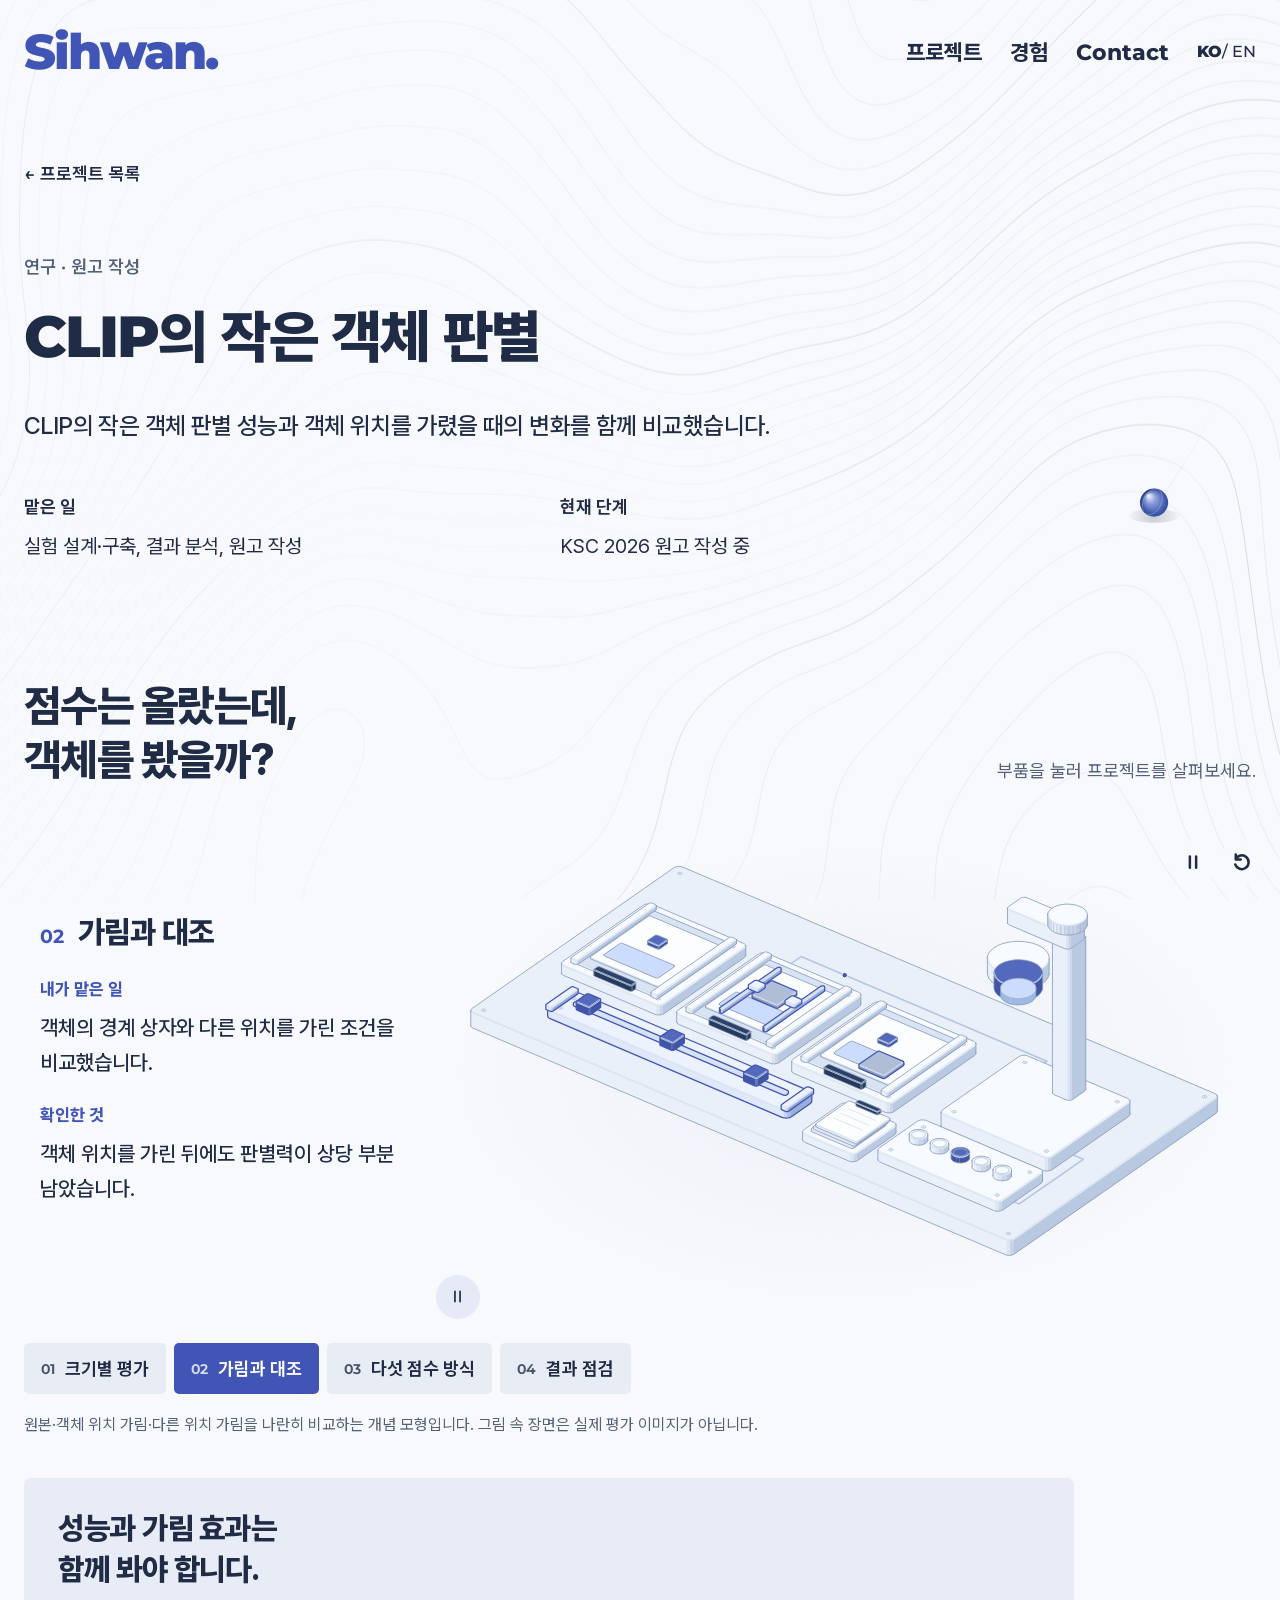
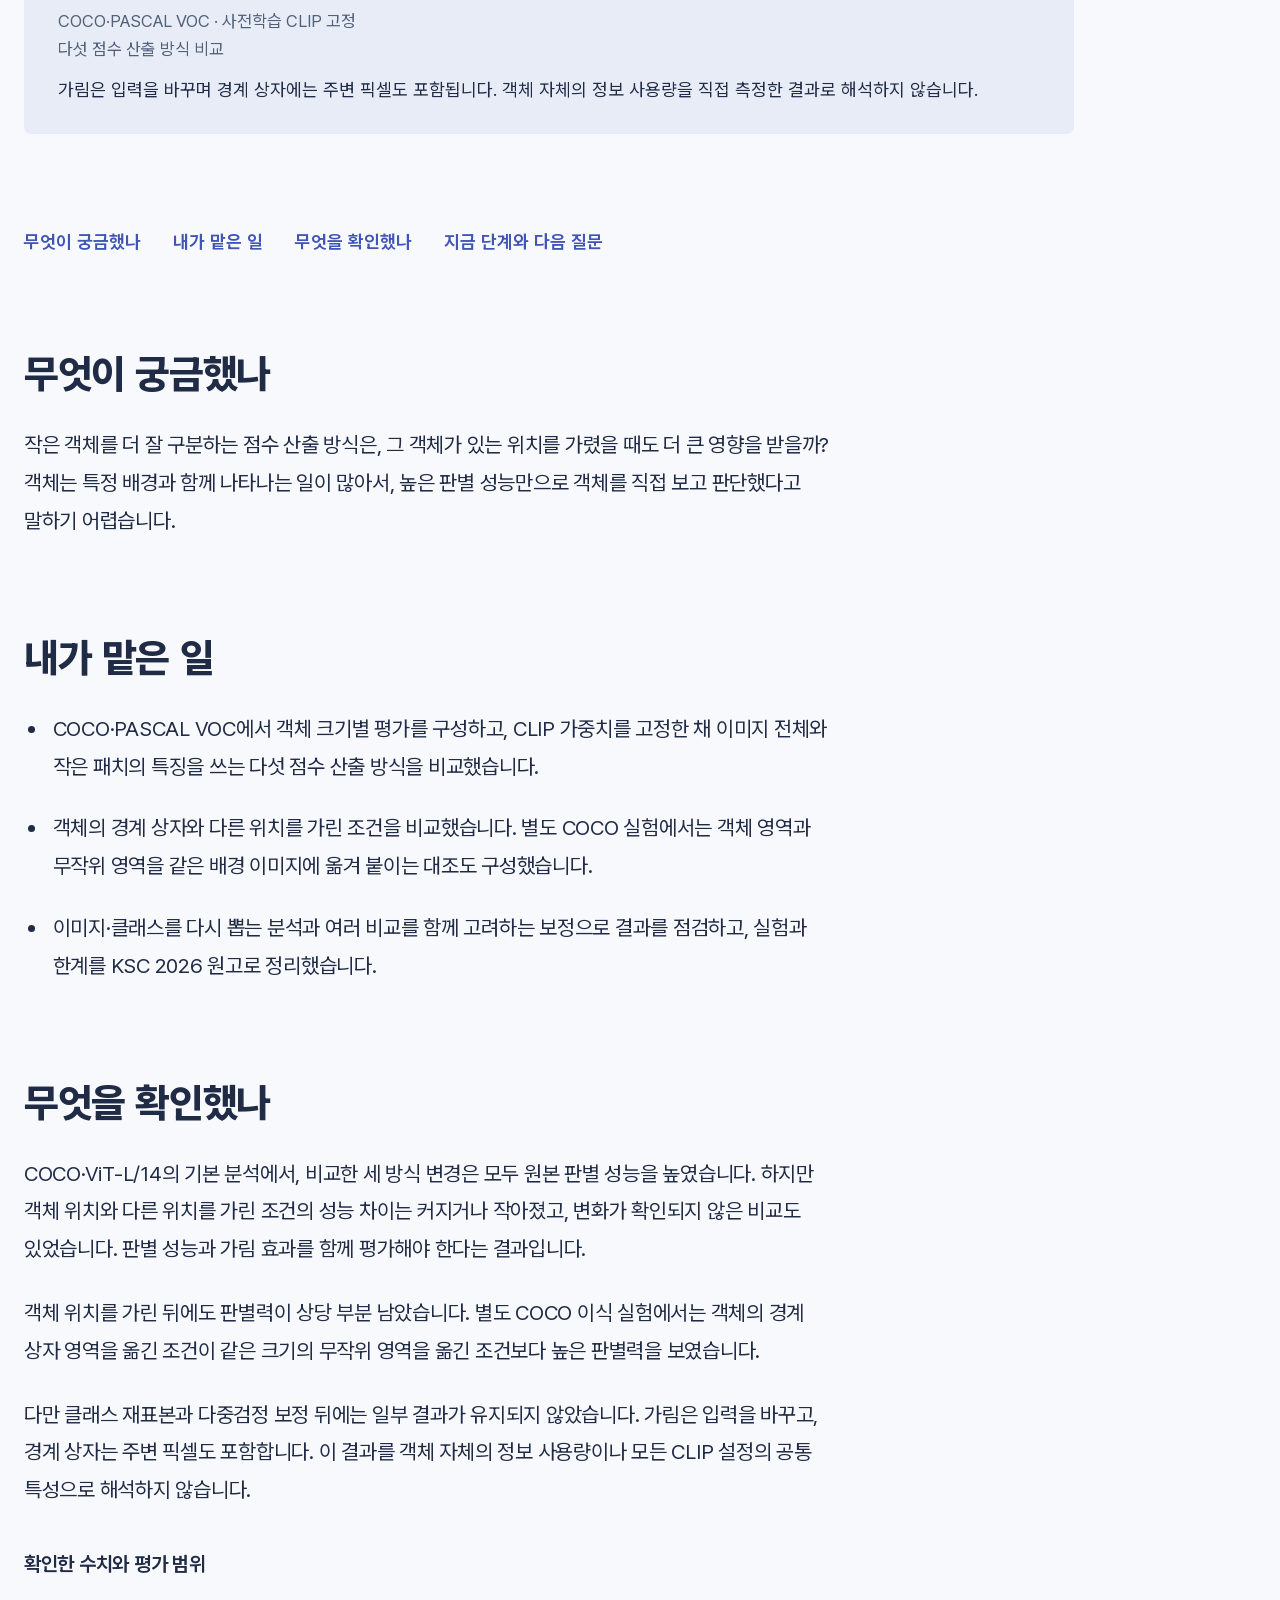
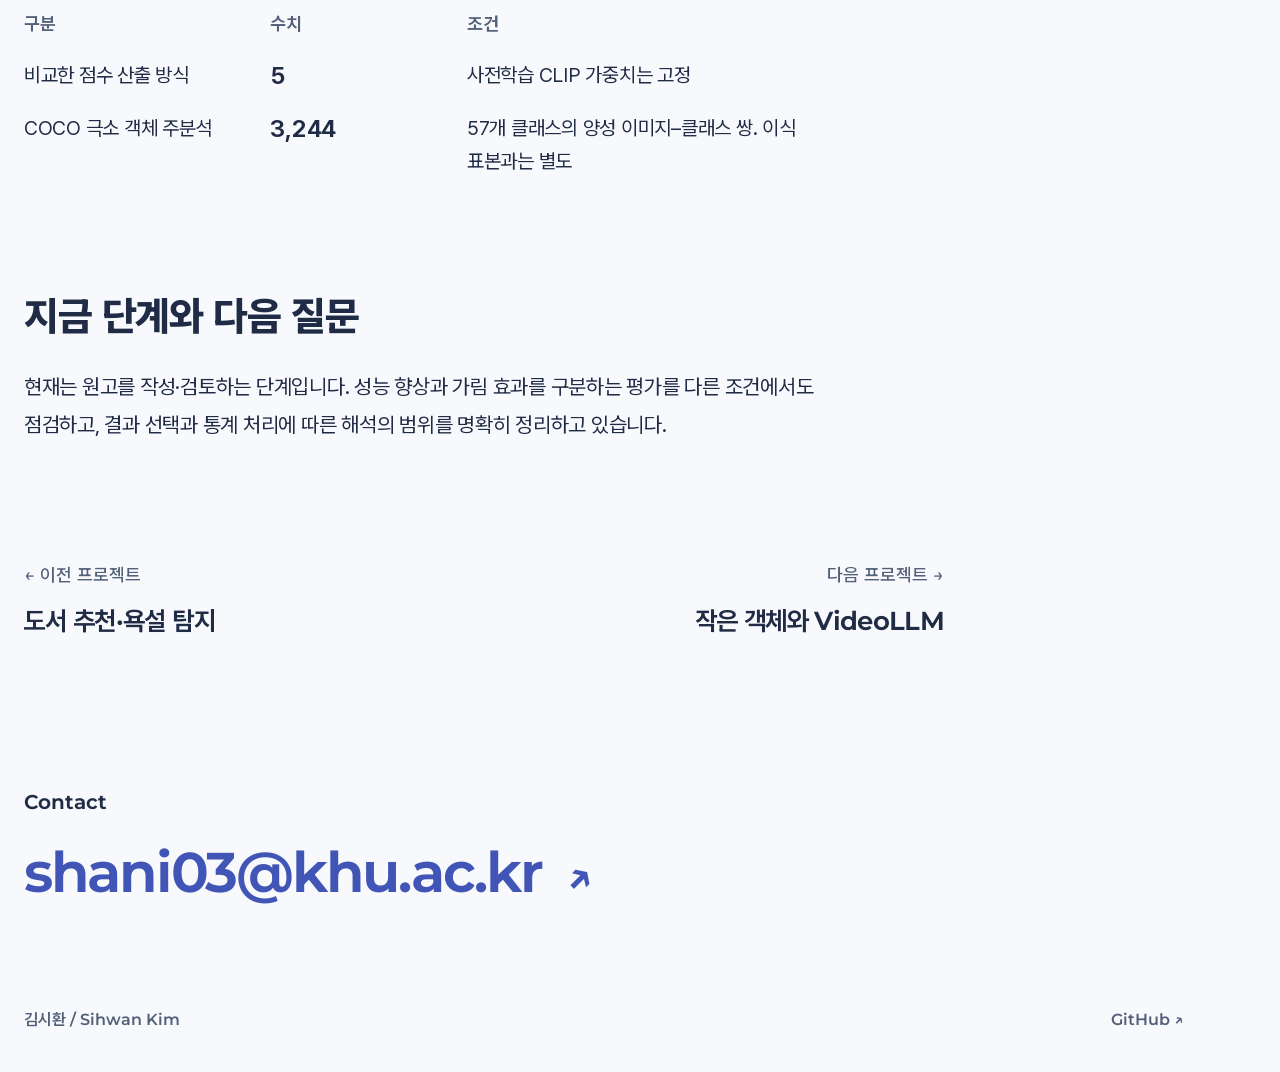
<file: projects/clip-context/index.html>
<!DOCTYPE html>

<html lang="ko">
<head>
<meta charset="utf-8"/>
<meta content="width=device-width,initial-scale=1" name="viewport"/>
<meta content="#F8F9FC" name="theme-color"/>
<title data-en="Small-object discrimination in CLIP — Sihwan Kim" data-ko="CLIP의 작은 객체 판별 — 김시환">CLIP의 작은 객체 판별 — 김시환</title>
<meta content="CLIP의 작은 객체 판별 성능과 객체 위치를 가렸을 때의 변화를 함께 비교했습니다." data-en="I compared CLIP's small-object discrimination with the changes caused by masking the object's location." data-ko="CLIP의 작은 객체 판별 성능과 객체 위치를 가렸을 때의 변화를 함께 비교했습니다." name="description"/>
<link href="https://sihxan.github.io/projects/clip-context/" rel="canonical"/>
<link as="font" crossorigin="" href="../../assets/Montserrat.woff2?v=blue-20261018" rel="preload" type="font/woff2"/>
<link as="font" crossorigin="" href="../../assets/Pretendard.woff2?v=blue-20261018" rel="preload" type="font/woff2"/>
<link href="../../assets/portfolio.css?v=blue-20261018" rel="stylesheet"/>
<link href="../../assets/project-details.css?v=blue-20261018" rel="stylesheet"/>
<link href="../../assets/color-system.css?v=blue-20261018" rel="stylesheet"/>
<link rel="stylesheet" href="../../assets/project-explorer.css?v=apparatus-20261028"/>
</head>
<body class="project-detail">
<a class="skip" data-en="Skip to content" data-ko="본문 바로가기" href="#main">본문 바로가기</a>
<canvas aria-label="페이지 전체를 이어가는 등고선과 스크롤을 뒤따라 굴러오는 구슬" class="contour-background" id="loss-landscape" role="img"></canvas>
<div class="motion-tools">
<button aria-label="애니메이션 일시 정지" id="toggle-motion" type="button"><svg aria-hidden="true" class="pause-icon" viewbox="0 0 16 16"><path d="M5.5 3.5v9m5-9v9"></path></svg><svg aria-hidden="true" class="play-icon" viewbox="0 0 16 16"><path d="m5 3 7 5-7 5z"></path></svg></button>
<button aria-label="애니메이션 처음부터 다시 보기" id="restart-motion" type="button"><svg aria-hidden="true" viewbox="0 0 16 16"><path d="M3 5.5A5.5 5.5 0 1 1 2.6 10M3 2v4h4"></path></svg></button>
</div>
<div class="wrap">
<header>
<a aria-label="Sihwan Kim — Home" class="wordmark" data-home-link="" href="../../">Sihwan.</a>
<nav aria-label="주 메뉴">
<a class="" data-en="Work" data-home-link="" data-ko="프로젝트" href="../../#work">프로젝트</a>
<a class="" data-en="About" data-home-link="" data-ko="경험" href="../../#profile">경험</a>
<a data-en="Contact" data-home-link="" data-ko="Contact" href="../../#contact">Contact</a>
<button aria-label="Switch to English" class="language" type="button"><strong>KO</strong> / EN</button>
</nav>
</header>
<main id="main">
<section aria-labelledby="project-title" class="detail-hero">
<a class="back-link" data-en="← All projects" data-home-link="" data-ko="← 프로젝트 목록" href="../../#project-clip-context">← 프로젝트 목록</a>
<p class="detail-kicker" data-en="Research · Manuscript preparation" data-ko="연구 · 원고 작성">연구 · 원고 작성</p>
<h1 class="" data-en="Small-object discrimination in CLIP" data-ko="CLIP의 작은 객체 판별" id="project-title">CLIP의 작은 객체 판별</h1>
<p class="detail-lead" data-en="I compared CLIP&amp;#x27;s small-object discrimination with the changes caused by masking the object&amp;#x27;s location." data-ko="CLIP의 작은 객체 판별 성능과 객체 위치를 가렸을 때의 변화를 함께 비교했습니다.">CLIP의 작은 객체 판별 성능과 객체 위치를 가렸을 때의 변화를 함께 비교했습니다.</p>
<dl class="detail-facts">
<div><dt class="" data-en="My role" data-ko="맡은 일">맡은 일</dt><dd class="" data-en="Experiment design and implementation, analysis, and manuscript writing" data-ko="실험 설계·구축, 결과 분석, 원고 작성">실험 설계·구축, 결과 분석, 원고 작성</dd></div>
<div><dt class="" data-en="Status" data-ko="현재 단계">현재 단계</dt><dd class="" data-en="KSC 2026 manuscript in preparation" data-ko="KSC 2026 원고 작성 중">KSC 2026 원고 작성 중</dd></div>
</dl>
</section>
<section class="project-explorer layout-reversed" id="experiment" data-project-explorer aria-labelledby="explorer-heading">
<div class="explorer-heading"><h2 id="explorer-heading" data-ko="점수는 올랐는데,&lt;br&gt;객체를 봤을까?" data-en="A higher score.&lt;br&gt;Did it see the object?">점수는 올랐는데,<br>객체를 봤을까?</h2><p  data-ko="부품을 눌러 프로젝트를 살펴보세요." data-en="Select a part. Explore the project.">부품을 눌러 프로젝트를 살펴보세요.</p></div>
<div class="explorer-layout"><div class="explorer-stage"><svg xmlns="http://www.w3.org/2000/svg" class="project-apparatus clip-apparatus" viewBox="0 0 960 600" role="group" aria-label="CLIP masking and scoring optical comparator"><title>CLIP masking and scoring optical comparator</title><desc>Conceptual research apparatus; not a physical system, evaluation image, or live model run.</desc><style>
.clip-apparatus{--top:#f7faff;--shade0:#b9c9e1;--shade1:#cad6e8;--shade2:#dce5f2;--shade3:#eaf0f9;--edge:#8192b3;isolation:isolate}
.clip-apparatus path,.clip-apparatus circle{vector-effect:non-scaling-stroke}
.clip-apparatus .iso-fill{fill:#e3ebf7;stroke:none}.clip-apparatus .iso-top{fill:var(--top);stroke:none}
.clip-apparatus .iso-shade{stroke:none}.clip-apparatus .iso-shade[data-shade="0"]{fill:var(--shade0)}.clip-apparatus .iso-shade[data-shade="1"]{fill:var(--shade1)}.clip-apparatus .iso-shade[data-shade="2"]{fill:var(--shade2)}.clip-apparatus .iso-shade[data-shade="3"]{fill:var(--shade3)}
.clip-apparatus .iso-line{stroke:#a9b8d1;stroke-width:.75;stroke-linecap:round;stroke-linejoin:round;fill:none}.clip-apparatus .iso-line[data-tone="mid"]{stroke:var(--edge)}.clip-apparatus .iso-line[data-tone="hi"]{stroke:#4055b5}.clip-apparatus .iso-line[data-tone="faint"]{stroke:#d5dfed}.clip-apparatus .iso-dots{fill:#8295b8}
.clip-apparatus .foot .iso-top,.clip-apparatus .foot .iso-shade{fill:#9aacc9}.clip-apparatus .base .iso-top{fill:#e9f0fa}.clip-apparatus .inset .iso-top{fill:#d8e4f4}.clip-apparatus .sheet .iso-top{fill:#fcfdff}.clip-apparatus .accent .iso-top{fill:#5269be}.clip-apparatus .accent .iso-shade{fill:#4055a5}.clip-apparatus .dark .iso-top{fill:#2b4169}.clip-apparatus .dark .iso-shade{fill:#243a61}.clip-apparatus .mask .iso-top{fill:#afbdd6}.clip-apparatus .mask .iso-shade{fill:#8a9dbf}.clip-apparatus .glass .iso-top{fill:#cbdcff}.clip-apparatus .glass .iso-shade{fill:#9eb9e4}
.clip-apparatus .flow-track{fill:none;stroke:#b5c6e0;stroke-width:1.6;stroke-linejoin:round;stroke-linecap:round}.clip-apparatus .apparatus-part{cursor:pointer;outline:none}.clip-apparatus .apparatus-part.is-active{--top:#edf2ff;--shade0:#9badd9;--shade1:#b0c1e7;--shade2:#c8d5f0;--shade3:#e0e8fb}.clip-apparatus .apparatus-part.is-active .iso-edge,.clip-apparatus .apparatus-part.is-hovered .iso-edge,.clip-apparatus .apparatus-part:hover .iso-edge{stroke:#4055b5;stroke-width:1.25}.clip-apparatus .apparatus-part:focus-visible .iso-edge{stroke:#4055b5;stroke-width:1.8}
</style><g class="iso-solid foot"><path class="iso-fill" d="M278.6 116.2L278.6 115.1L279.1 114L280.1 113.1L286.5 108.7L287.9 107.9L289.7 107.4L291.6 107.1L293.7 107.1L295.6 107.4L297.3 107.9L305.5 111.4L306.9 112.2L307.9 113.1L308.4 114.2L308.4 125L308.4 126.1L307.8 127.2L306.8 128.1L300.5 132.5L299 133.3L297.3 133.9L295.3 134.1L293.3 134.1L291.3 133.8L289.6 133.3L281.5 129.8L280.1 129L279.1 128.1L278.6 127Z"/><path class="iso-shade" data-shade="0" d="M308.4 125L308.4 126.1L308.4 115.3L308.4 114.2ZM308.4 126.1L307.8 127.2L307.8 116.4L308.4 115.3ZM307.8 127.2L306.8 128.1L306.8 117.3L307.8 116.4ZM306.8 128.1L300.5 132.5L300.5 121.7L306.8 117.3ZM300.5 132.5L299 133.3L299 122.5L300.5 121.7Z"/><path class="iso-shade" data-shade="1" d="M299 133.3L297.3 133.9L297.3 123.1L299 122.5ZM297.3 133.9L295.3 134.1L295.3 123.3L297.3 123.1Z"/><path class="iso-shade" data-shade="2" d="M295.3 134.1L293.3 134.1L293.3 123.3L295.3 123.3ZM293.3 134.1L291.3 133.8L291.3 123L293.3 123.3Z"/><path class="iso-shade" data-shade="3" d="M291.3 133.8L289.6 133.3L289.6 122.5L291.3 123ZM289.6 133.3L281.5 129.8L281.5 119L289.6 122.5ZM281.5 129.8L280.1 129L280.1 118.2L281.5 119ZM280.1 129L279.1 128.1L279.1 117.3L280.1 118.2ZM279.1 128.1L278.6 127L278.6 116.2L279.1 117.3Z"/><path class="iso-top" d="M305.5 111.4L306.9 112.2L307.9 113.1L308.4 114.2L308.4 115.3L307.8 116.4L306.8 117.3L300.5 121.7L299 122.5L297.3 123.1L295.3 123.3L293.3 123.3L291.3 123L289.6 122.5L281.5 119L280.1 118.2L279.1 117.3L278.6 116.2L278.6 115.1L279.1 114L280.1 113.1L286.5 108.7L287.9 107.9L289.7 107.4L291.6 107.1L293.7 107.1L295.6 107.4L297.3 107.9Z"/><path class="iso-line iso-crease" data-tone="faint" d="M308.4 114.2L308.4 115.3L307.8 116.4L306.8 117.3L300.5 121.7L299 122.5L297.3 123.1L295.3 123.3L293.3 123.3L291.3 123L289.6 122.5L281.5 119L280.1 118.2L279.1 117.3L278.6 116.2"/><path class="iso-line iso-bevel" data-tone="faint" d="M308.4 114.2L306.6 115.2L306.2 116L305.3 116.8L299.1 121.1L297.9 121.7L296.6 122.1L295.1 122.4L293.5 122.3L292 122.1L290.6 121.7L282.7 118.3L281.5 117.6L280.7 116.9L278.6 116.2"/><path class="iso-line iso-edge" data-tone="mid" d="M278.6 116.2L278.6 115.1L279.1 114L280.1 113.1L286.5 108.7L287.9 107.9L289.7 107.4L291.6 107.1L293.7 107.1L295.6 107.4L297.3 107.9L305.5 111.4L306.9 112.2L307.9 113.1L308.4 114.2M308.4 125L308.4 126.1L307.8 127.2L306.8 128.1L300.5 132.5L299 133.3L297.3 133.9L295.3 134.1L293.3 134.1L291.3 133.8L289.6 133.3L281.5 129.8L280.1 129L279.1 128.1L278.6 127M308.4 114.2L308.4 125M278.6 116.2L278.6 127"/></g><g class="iso-solid foot"><path class="iso-fill" d="M85 251.2L85 250.1L85.5 249L86.6 248L92.9 243.6L94.3 242.9L96.1 242.3L98.1 242L100.1 242L102 242.3L103.8 242.9L111.9 246.4L113.3 247.1L114.3 248.1L114.8 249.2L114.8 260L114.8 261.1L114.2 262.1L113.2 263.1L106.9 267.5L105.4 268.3L103.7 268.8L101.7 269.1L99.7 269.1L97.8 268.8L96 268.2L87.9 264.8L86.5 264L85.5 263L85 262Z"/><path class="iso-shade" data-shade="0" d="M114.8 260L114.8 261.1L114.8 250.3L114.8 249.2ZM114.8 261.1L114.2 262.1L114.2 251.3L114.8 250.3ZM114.2 262.1L113.2 263.1L113.2 252.3L114.2 251.3ZM113.2 263.1L106.9 267.5L106.9 256.7L113.2 252.3ZM106.9 267.5L105.4 268.3L105.4 257.5L106.9 256.7Z"/><path class="iso-shade" data-shade="1" d="M105.4 268.3L103.7 268.8L103.7 258L105.4 257.5ZM103.7 268.8L101.7 269.1L101.7 258.3L103.7 258Z"/><path class="iso-shade" data-shade="2" d="M101.7 269.1L99.7 269.1L99.7 258.3L101.7 258.3ZM99.7 269.1L97.8 268.8L97.8 258L99.7 258.3Z"/><path class="iso-shade" data-shade="3" d="M97.8 268.8L96 268.2L96 257.4L97.8 258ZM96 268.2L87.9 264.8L87.9 254L96 257.4ZM87.9 264.8L86.5 264L86.5 253.2L87.9 254ZM86.5 264L85.5 263L85.5 252.2L86.5 253.2ZM85.5 263L85 262L85 251.2L85.5 252.2Z"/><path class="iso-top" d="M111.9 246.4L113.3 247.1L114.3 248.1L114.8 249.2L114.8 250.3L114.2 251.3L113.2 252.3L106.9 256.7L105.4 257.5L103.7 258L101.7 258.3L99.7 258.3L97.8 258L96 257.4L87.9 254L86.5 253.2L85.5 252.2L85 251.2L85 250.1L85.5 249L86.6 248L92.9 243.6L94.3 242.9L96.1 242.3L98.1 242L100.1 242L102 242.3L103.8 242.9Z"/><path class="iso-line iso-crease" data-tone="faint" d="M114.8 249.2L114.8 250.3L114.2 251.3L113.2 252.3L106.9 256.7L105.4 257.5L103.7 258L101.7 258.3L99.7 258.3L97.8 258L96 257.4L87.9 254L86.5 253.2L85.5 252.2L85 251.2"/><path class="iso-line iso-bevel" data-tone="faint" d="M114.8 249.2L113 250.1L112.6 250.9L111.7 251.7L105.5 256L104.3 256.7L103 257.1L101.5 257.3L99.9 257.3L98.5 257.1L97 256.6L89.1 253.2L87.9 252.6L87.2 251.9L85 251.2"/><path class="iso-line iso-edge" data-tone="mid" d="M85 251.2L85 250.1L85.5 249L86.6 248L92.9 243.6L94.3 242.9L96.1 242.3L98.1 242L100.1 242L102 242.3L103.8 242.9L111.9 246.4L113.3 247.1L114.3 248.1L114.8 249.2M114.8 260L114.8 261.1L114.2 262.1L113.2 263.1L106.9 267.5L105.4 268.3L103.7 268.8L101.7 269.1L99.7 269.1L97.8 268.8L96 268.2L87.9 264.8L86.5 264L85.5 263L85 262M114.8 249.2L114.8 260M85 251.2L85 262"/></g><g class="iso-solid foot"><path class="iso-fill" d="M845.2 357.3L845.2 356.2L845.8 355.2L846.8 354.2L853.1 349.8L854.6 349L856.3 348.5L858.3 348.2L860.3 348.2L862.2 348.5L864 349.1L872.1 352.5L873.5 353.3L874.5 354.3L875 355.3L875 366.1L875 367.2L874.5 368.3L873.4 369.2L867.1 373.7L865.7 374.4L863.9 375L861.9 375.3L859.9 375.2L858 375L856.2 374.4L848.1 370.9L846.7 370.2L845.7 369.2L845.2 368.1Z"/><path class="iso-shade" data-shade="0" d="M875 366.1L875 367.2L875 356.4L875 355.3ZM875 367.2L874.5 368.3L874.5 357.5L875 356.4ZM874.5 368.3L873.4 369.2L873.4 358.4L874.5 357.5ZM873.4 369.2L867.1 373.7L867.1 362.9L873.4 358.4ZM867.1 373.7L865.7 374.4L865.7 363.6L867.1 362.9Z"/><path class="iso-shade" data-shade="1" d="M865.7 374.4L863.9 375L863.9 364.2L865.7 363.6ZM863.9 375L861.9 375.3L861.9 364.4L863.9 364.2Z"/><path class="iso-shade" data-shade="2" d="M861.9 375.3L859.9 375.2L859.9 364.4L861.9 364.4ZM859.9 375.2L858 375L858 364.1L859.9 364.4Z"/><path class="iso-shade" data-shade="3" d="M858 375L856.2 374.4L856.2 363.6L858 364.1ZM856.2 374.4L848.1 370.9L848.1 360.1L856.2 363.6ZM848.1 370.9L846.7 370.2L846.7 359.3L848.1 360.1ZM846.7 370.2L845.7 369.2L845.7 358.4L846.7 359.3ZM845.7 369.2L845.2 368.1L845.2 357.3L845.7 358.4Z"/><path class="iso-top" d="M872.1 352.5L873.5 353.3L874.5 354.3L875 355.3L875 356.4L874.5 357.5L873.4 358.4L867.1 362.9L865.7 363.6L863.9 364.2L861.9 364.4L859.9 364.4L858 364.1L856.2 363.6L848.1 360.1L846.7 359.3L845.7 358.4L845.2 357.3L845.2 356.2L845.8 355.2L846.8 354.2L853.1 349.8L854.6 349L856.3 348.5L858.3 348.2L860.3 348.2L862.2 348.5L864 349.1Z"/><path class="iso-line iso-crease" data-tone="faint" d="M875 355.3L875 356.4L874.5 357.5L873.4 358.4L867.1 362.9L865.7 363.6L863.9 364.2L861.9 364.4L859.9 364.4L858 364.1L856.2 363.6L848.1 360.1L846.7 359.3L845.7 358.4L845.2 357.3"/><path class="iso-line iso-bevel" data-tone="faint" d="M875 355.3L873.2 356.3L872.8 357.1L872 357.9L865.8 362.2L864.6 362.8L863.2 363.3L861.7 363.5L860.2 363.5L858.7 363.2L857.3 362.8L849.3 359.4L848.1 358.8L847.4 358L845.2 357.3"/><path class="iso-line iso-edge" data-tone="mid" d="M845.2 357.3L845.2 356.2L845.8 355.2L846.8 354.2L853.1 349.8L854.6 349L856.3 348.5L858.3 348.2L860.3 348.2L862.2 348.5L864 349.1L872.1 352.5L873.5 353.3L874.5 354.3L875 355.3M875 366.1L875 367.2L874.5 368.3L873.4 369.2L867.1 373.7L865.7 374.4L863.9 375L861.9 375.3L859.9 375.2L858 375L856.2 374.4L848.1 370.9L846.7 370.2L845.7 369.2L845.2 368.1M875 355.3L875 366.1M845.2 357.3L845.2 368.1"/></g><g class="iso-solid foot"><path class="iso-fill" d="M651.6 492.3L651.6 491.2L652.2 490.1L653.2 489.2L659.5 484.7L661 484L662.7 483.4L664.7 483.2L666.7 483.2L668.7 483.5L670.4 484L678.5 487.5L679.9 488.3L680.9 489.2L681.4 490.3L681.4 501.1L681.4 502.2L680.9 503.2L679.9 504.2L673.5 508.6L672.1 509.4L670.3 509.9L668.4 510.2L666.3 510.2L664.4 509.9L662.7 509.3L654.5 505.9L653.1 505.1L652.1 504.1L651.6 503.1Z"/><path class="iso-shade" data-shade="0" d="M681.4 501.1L681.4 502.2L681.4 491.4L681.4 490.3ZM681.4 502.2L680.9 503.2L680.9 492.4L681.4 491.4ZM680.9 503.2L679.9 504.2L679.9 493.4L680.9 492.4ZM679.9 504.2L673.5 508.6L673.5 497.8L679.9 493.4ZM673.5 508.6L672.1 509.4L672.1 498.6L673.5 497.8Z"/><path class="iso-shade" data-shade="1" d="M672.1 509.4L670.3 509.9L670.3 499.1L672.1 498.6ZM670.3 509.9L668.4 510.2L668.4 499.4L670.3 499.1Z"/><path class="iso-shade" data-shade="2" d="M668.4 510.2L666.3 510.2L666.3 499.4L668.4 499.4ZM666.3 510.2L664.4 509.9L664.4 499.1L666.3 499.4Z"/><path class="iso-shade" data-shade="3" d="M664.4 509.9L662.7 509.3L662.7 498.5L664.4 499.1ZM662.7 509.3L654.5 505.9L654.5 495.1L662.7 498.5ZM654.5 505.9L653.1 505.1L653.1 494.3L654.5 495.1ZM653.1 505.1L652.1 504.1L652.1 493.3L653.1 494.3ZM652.1 504.1L651.6 503.1L651.6 492.3L652.1 493.3Z"/><path class="iso-top" d="M678.5 487.5L679.9 488.3L680.9 489.2L681.4 490.3L681.4 491.4L680.9 492.4L679.9 493.4L673.5 497.8L672.1 498.6L670.3 499.1L668.4 499.4L666.3 499.4L664.4 499.1L662.7 498.5L654.5 495.1L653.1 494.3L652.1 493.3L651.6 492.3L651.6 491.2L652.2 490.1L653.2 489.2L659.5 484.7L661 484L662.7 483.4L664.7 483.2L666.7 483.2L668.7 483.5L670.4 484Z"/><path class="iso-line iso-crease" data-tone="faint" d="M681.4 490.3L681.4 491.4L680.9 492.4L679.9 493.4L673.5 497.8L672.1 498.6L670.3 499.1L668.4 499.4L666.3 499.4L664.4 499.1L662.7 498.5L654.5 495.1L653.1 494.3L652.1 493.3L651.6 492.3"/><path class="iso-line iso-bevel" data-tone="faint" d="M681.4 490.3L679.6 491.2L679.2 492.1L678.4 492.8L672.2 497.2L671 497.8L669.6 498.2L668.1 498.4L666.6 498.4L665.1 498.2L663.7 497.7L655.7 494.3L654.6 493.7L653.8 493L651.6 492.3"/><path class="iso-line iso-edge" data-tone="mid" d="M651.6 492.3L651.6 491.2L652.2 490.1L653.2 489.2L659.5 484.7L661 484L662.7 483.4L664.7 483.2L666.7 483.2L668.7 483.5L670.4 484L678.5 487.5L679.9 488.3L680.9 489.2L681.4 490.3M681.4 501.1L681.4 502.2L680.9 503.2L679.9 504.2L673.5 508.6L672.1 509.4L670.3 509.9L668.4 510.2L666.3 510.2L664.4 509.9L662.7 509.3L654.5 505.9L653.1 505.1L652.1 504.1L651.6 503.1M681.4 490.3L681.4 501.1M651.6 492.3L651.6 503.1"/></g><g class="iso-solid base"><path class="iso-fill" d="M45.2 236.5L45.2 235.4L45.7 234.4L46.8 233.4L281.6 69.7L283 68.9L284.8 68.4L286.8 68.1L288.8 68.1L290.7 68.4L292.5 69L911.9 332.6L913.3 333.4L914.3 334.3L914.8 335.4L914.8 352.7L914.8 353.8L914.3 354.8L913.2 355.8L678.4 519.5L677 520.3L675.2 520.8L673.2 521.1L671.2 521.1L669.3 520.8L667.5 520.2L48.1 256.6L46.7 255.8L45.7 254.9L45.2 253.8Z"/><path class="iso-shade" data-shade="0" d="M914.8 352.7L914.8 353.8L914.8 336.5L914.8 335.4ZM914.8 353.8L914.3 354.8L914.3 337.5L914.8 336.5ZM914.3 354.8L913.2 355.8L913.2 338.5L914.3 337.5ZM913.2 355.8L678.4 519.5L678.4 502.2L913.2 338.5ZM678.4 519.5L677 520.3L677 503L678.4 502.2Z"/><path class="iso-shade" data-shade="1" d="M677 520.3L675.2 520.8L675.2 503.5L677 503ZM675.2 520.8L673.2 521.1L673.2 503.8L675.2 503.5Z"/><path class="iso-shade" data-shade="2" d="M673.2 521.1L671.2 521.1L671.2 503.8L673.2 503.8ZM671.2 521.1L669.3 520.8L669.3 503.5L671.2 503.8Z"/><path class="iso-shade" data-shade="3" d="M669.3 520.8L667.5 520.2L667.5 502.9L669.3 503.5ZM667.5 520.2L48.1 256.6L48.1 239.3L667.5 502.9ZM48.1 256.6L46.7 255.8L46.7 238.5L48.1 239.3ZM46.7 255.8L45.7 254.9L45.7 237.6L46.7 238.5ZM45.7 254.9L45.2 253.8L45.2 236.5L45.7 237.6Z"/><path class="iso-top" d="M911.9 332.6L913.3 333.4L914.3 334.3L914.8 335.4L914.8 336.5L914.3 337.5L913.2 338.5L678.4 502.2L677 503L675.2 503.5L673.2 503.8L671.2 503.8L669.3 503.5L667.5 502.9L48.1 239.3L46.7 238.5L45.7 237.6L45.2 236.5L45.2 235.4L45.7 234.4L46.8 233.4L281.6 69.7L283 68.9L284.8 68.4L286.8 68.1L288.8 68.1L290.7 68.4L292.5 69Z"/><path class="iso-line iso-crease" data-tone="faint" d="M914.8 335.4L914.8 336.5L914.3 337.5L913.2 338.5L678.4 502.2L677 503L675.2 503.5L673.2 503.8L671.2 503.8L669.3 503.5L667.5 502.9L48.1 239.3L46.7 238.5L45.7 237.6L45.2 236.5"/><path class="iso-line iso-bevel" data-tone="faint" d="M914.8 335.4L913 336.3L912.6 337.1L911.7 337.9L677.1 501.5L675.9 502.2L674.5 502.6L673 502.8L671.5 502.8L670 502.6L668.6 502.1L49.3 238.6L48.1 238L47.4 237.2L45.2 236.5"/><path class="iso-line iso-edge" data-tone="mid" d="M45.2 236.5L45.2 235.4L45.7 234.4L46.8 233.4L281.6 69.7L283 68.9L284.8 68.4L286.8 68.1L288.8 68.1L290.7 68.4L292.5 69L911.9 332.6L913.3 333.4L914.3 334.3L914.8 335.4M914.8 352.7L914.8 353.8L914.3 354.8L913.2 355.8L678.4 519.5L677 520.3L675.2 520.8L673.2 521.1L671.2 521.1L669.3 520.8L667.5 520.2L48.1 256.6L46.7 255.8L45.7 254.9L45.2 253.8M914.8 335.4L914.8 352.7M45.2 236.5L45.2 253.8"/></g><path class="iso-line" data-tone="lo" d="M290.6 77.1L289.6 77.5L288.2 77.6L287 77.3L286.2 76.8L286 76L286.6 75.4L287.6 74.9L288.9 74.9L290.2 75.1L291 75.7L291.1 76.4ZM901.9 337.2L900.9 337.7L899.6 337.8L898.3 337.5L897.5 336.9L897.4 336.2L897.9 335.5L898.9 335.1L900.3 335L901.5 335.3L902.3 335.8L902.5 336.6ZM62.1 236.4L61.1 236.8L59.7 236.9L58.5 236.6L57.7 236.1L57.5 235.3L58.1 234.7L59.1 234.2L60.4 234.1L61.7 234.4L62.5 235L62.6 235.7ZM673.4 496.5L672.4 497L671.1 497L669.8 496.8L669 496.2L668.9 495.5L669.4 494.8L670.4 494.4L671.8 494.3L673 494.6L673.8 495.1L674 495.9Z"/><g class="iso-dots" data-tone="mid"><circle cx="288.6" cy="76.2" r="0.45"/><circle cx="899.9" cy="336.4" r="0.45"/><circle cx="60.1" cy="235.5" r="0.45"/><circle cx="671.4" cy="495.7" r="0.45"/></g><path class="flow-track" data-flow-route="slides-to-lens" data-flow-start="0" data-flow-end="0.5" d="M363.3 219.6L429.9 173.1L716.3 295L679.8 320.4"/><g class="iso-dots" data-tone="mid"><circle cx="363.3" cy="219.6" r="1.3"/><circle cx="679.8" cy="320.4" r="1.3"/></g><path class="flow-track" data-flow-route="lens-to-checks" data-flow-start="0.52" data-flow-end="1" d="M715.9 391L758.6 409.2L684 461.2L614.9 431.8"/><g class="iso-dots" data-tone="mid"><circle cx="715.9" cy="391" r="1.3"/><circle cx="614.9" cy="431.8" r="1.3"/></g><g class="apparatus-part" data-part="scoring" role="button" tabindex="0" aria-label="scoring"><g class="iso-solid"><path class="iso-fill" d="M593 354.8L593.1 353.7L593.6 352.6L594.6 351.7L683.5 289.7L684.9 288.9L686.7 288.4L688.6 288.1L690.7 288.1L692.6 288.4L694.3 289L810.1 338.2L811.5 339L812.5 340L813 341.1L813 356.2L813 357.3L812.5 358.3L811.4 359.3L722.6 421.2L721.1 422L719.4 422.5L717.4 422.8L715.4 422.8L713.5 422.5L711.7 422L596 372.7L594.5 371.9L593.5 371L593 369.9Z"/><path class="iso-shade" data-shade="0" d="M813 356.2L813 357.3L813 342.2L813 341.1ZM813 357.3L812.5 358.3L812.5 343.2L813 342.2ZM812.5 358.3L811.4 359.3L811.4 344.2L812.5 343.2ZM811.4 359.3L722.6 421.2L722.6 406.1L811.4 344.2ZM722.6 421.2L721.1 422L721.1 406.9L722.6 406.1Z"/><path class="iso-shade" data-shade="1" d="M721.1 422L719.4 422.5L719.4 407.4L721.1 406.9ZM719.4 422.5L717.4 422.8L717.4 407.7L719.4 407.4Z"/><path class="iso-shade" data-shade="2" d="M717.4 422.8L715.4 422.8L715.4 407.7L717.4 407.7ZM715.4 422.8L713.5 422.5L713.5 407.4L715.4 407.7Z"/><path class="iso-shade" data-shade="3" d="M713.5 422.5L711.7 422L711.7 406.8L713.5 407.4ZM711.7 422L596 372.7L596 357.6L711.7 406.8ZM596 372.7L594.5 371.9L594.5 356.8L596 357.6ZM594.5 371.9L593.5 371L593.5 355.8L594.5 356.8ZM593.5 371L593 369.9L593 354.8L593.5 355.8Z"/><path class="iso-top" d="M810.1 338.2L811.5 339L812.5 340L813 341.1L813 342.2L812.5 343.2L811.4 344.2L722.6 406.1L721.1 406.9L719.4 407.4L717.4 407.7L715.4 407.7L713.5 407.4L711.7 406.8L596 357.6L594.5 356.8L593.5 355.8L593 354.8L593.1 353.7L593.6 352.6L594.6 351.7L683.5 289.7L684.9 288.9L686.7 288.4L688.6 288.1L690.7 288.1L692.6 288.4L694.3 289Z"/><path class="iso-line iso-crease" data-tone="faint" d="M813 341.1L813 342.2L812.5 343.2L811.4 344.2L722.6 406.1L721.1 406.9L719.4 407.4L717.4 407.7L715.4 407.7L713.5 407.4L711.7 406.8L596 357.6L594.5 356.8L593.5 355.8L593 354.8"/><path class="iso-line iso-bevel" data-tone="faint" d="M813 341.1L811.2 342L810.8 342.8L809.9 343.6L721.2 405.4L720 406.1L718.7 406.5L717.2 406.7L715.7 406.7L714.2 406.5L712.7 406L597.2 356.8L596 356.2L595.2 355.5L593 354.8"/><path class="iso-line iso-edge" data-tone="mid" d="M593 354.8L593.1 353.7L593.6 352.6L594.6 351.7L683.5 289.7L684.9 288.9L686.7 288.4L688.6 288.1L690.7 288.1L692.6 288.4L694.3 289L810.1 338.2L811.5 339L812.5 340L813 341.1M813 356.2L813 357.3L812.5 358.3L811.4 359.3L722.6 421.2L721.1 422L719.4 422.5L717.4 422.8L715.4 422.8L713.5 422.5L711.7 422L596 372.7L594.5 371.9L593.5 371L593 369.9M813 341.1L813 356.2M593 354.8L593 369.9"/></g><path class="iso-line" data-tone="lo" d="M692.5 297.1L691.4 297.5L690.1 297.6L688.9 297.4L688.1 296.8L687.9 296.1L688.4 295.4L689.5 294.9L690.8 294.9L692.1 295.1L692.9 295.7L693 296.4ZM800.1 342.9L799.1 343.4L797.7 343.4L796.5 343.2L795.7 342.6L795.6 341.9L796.1 341.2L797.1 340.7L798.5 340.7L799.7 340.9L800.5 341.5L800.7 342.2ZM610 354.6L608.9 355.1L607.6 355.2L606.4 354.9L605.6 354.3L605.4 353.6L605.9 352.9L607 352.5L608.3 352.4L609.5 352.7L610.3 353.2L610.5 354ZM717.6 400.4L716.6 400.9L715.2 401L714 400.7L713.2 400.1L713 399.4L713.6 398.7L714.6 398.3L716 398.2L717.2 398.5L718 399L718.1 399.8Z"/><g class="iso-dots" data-tone="mid"><circle cx="690.5" cy="296.2" r="0.45"/><circle cx="798.1" cy="342.1" r="0.45"/><circle cx="608" cy="353.8" r="0.45"/><circle cx="715.6" cy="399.6" r="0.45"/></g><g class="iso-solid"><path class="iso-fill" d="M722.7 154.8L722.7 154.1L723.1 153.4L723.8 152.8L738.1 142.8L739 142.3L740.2 141.9L741.5 141.8L742.8 141.8L744.1 142L745.3 142.3L759.5 148.4L760.5 148.9L761.1 149.5L761.5 150.3L761.5 327.5L761.4 328.2L761.1 328.9L760.4 329.6L746.1 339.5L745.2 340L744 340.4L742.7 340.6L741.3 340.6L740 340.4L738.9 340L724.7 334L723.7 333.4L723.1 332.8L722.7 332.1Z"/><path class="iso-shade" data-shade="0" d="M761.5 327.5L761.4 328.2L761.4 151L761.5 150.3ZM761.4 328.2L761.1 328.9L761.1 151.7L761.4 151ZM761.1 328.9L760.4 329.6L760.4 152.3L761.1 151.7ZM760.4 329.6L746.1 339.5L746.1 162.3L760.4 152.3ZM746.1 339.5L745.2 340L745.2 162.8L746.1 162.3Z"/><path class="iso-shade" data-shade="1" d="M745.2 340L744 340.4L744 163.2L745.2 162.8ZM744 340.4L742.7 340.6L742.7 163.3L744 163.2Z"/><path class="iso-shade" data-shade="2" d="M742.7 340.6L741.3 340.6L741.3 163.3L742.7 163.3ZM741.3 340.6L740 340.4L740 163.1L741.3 163.3Z"/><path class="iso-shade" data-shade="3" d="M740 340.4L738.9 340L738.9 162.8L740 163.1ZM738.9 340L724.7 334L724.7 156.7L738.9 162.8ZM724.7 334L723.7 333.4L723.7 156.2L724.7 156.7ZM723.7 333.4L723.1 332.8L723.1 155.6L723.7 156.2ZM723.1 332.8L722.7 332.1L722.7 154.8L723.1 155.6Z"/><path class="iso-top" d="M759.5 148.4L760.5 148.9L761.1 149.5L761.5 150.3L761.4 151L761.1 151.7L760.4 152.3L746.1 162.3L745.2 162.8L744 163.2L742.7 163.3L741.3 163.3L740 163.1L738.9 162.8L724.7 156.7L723.7 156.2L723.1 155.6L722.7 154.8L722.7 154.1L723.1 153.4L723.8 152.8L738.1 142.8L739 142.3L740.2 141.9L741.5 141.8L742.8 141.8L744.1 142L745.3 142.3Z"/><path class="iso-line iso-crease" data-tone="faint" d="M761.5 150.3L761.4 151L761.1 151.7L760.4 152.3L746.1 162.3L745.2 162.8L744 163.2L742.7 163.3L741.3 163.3L740 163.1L738.9 162.8L724.7 156.7L723.7 156.2L723.1 155.6L722.7 154.8"/><path class="iso-line iso-bevel" data-tone="faint" d="M761.5 150.3L759.7 150.8L759.4 151.3L758.9 151.8L744.8 161.6L744.1 162L743.3 162.2L742.5 162.4L741.6 162.4L740.8 162.2L739.9 162L725.9 156L725.2 155.6L724.7 155.2L722.7 154.8"/><path class="iso-line iso-edge" data-tone="mid" d="M722.7 154.8L722.7 154.1L723.1 153.4L723.8 152.8L738.1 142.8L739 142.3L740.2 141.9L741.5 141.8L742.8 141.8L744.1 142L745.3 142.3L759.5 148.4L760.5 148.9L761.1 149.5L761.5 150.3M761.5 327.5L761.4 328.2L761.1 328.9L760.4 329.6L746.1 339.5L745.2 340L744 340.4L742.7 340.6L741.3 340.6L740 340.4L738.9 340L724.7 334L723.7 333.4L723.1 332.8L722.7 332.1M761.5 150.3L761.5 327.5M722.7 154.8L722.7 332.1"/></g><g class="iso-solid"><path class="iso-fill" d="M670.4 117.1L670.4 116.3L670.7 115.6L671.4 115L685.7 105L686.7 104.5L687.8 104.2L689.1 104L690.5 104L691.8 104.2L692.9 104.5L757.9 132.2L758.9 132.7L759.5 133.4L759.9 134.1L759.9 151.4L759.9 152.1L759.5 152.8L758.8 153.4L744.5 163.4L743.6 163.9L742.4 164.3L741.1 164.4L739.8 164.4L738.5 164.2L737.3 163.9L672.3 136.2L671.4 135.7L670.7 135.1L670.4 134.3Z"/><path class="iso-shade" data-shade="0" d="M759.9 151.4L759.9 152.1L759.9 134.8L759.9 134.1ZM759.9 152.1L759.5 152.8L759.5 135.5L759.9 134.8ZM759.5 152.8L758.8 153.4L758.8 136.1L759.5 135.5ZM758.8 153.4L744.5 163.4L744.5 146.1L758.8 136.1ZM744.5 163.4L743.6 163.9L743.6 146.6L744.5 146.1Z"/><path class="iso-shade" data-shade="1" d="M743.6 163.9L742.4 164.3L742.4 147L743.6 146.6ZM742.4 164.3L741.1 164.4L741.1 147.2L742.4 147Z"/><path class="iso-shade" data-shade="2" d="M741.1 164.4L739.8 164.4L739.8 147.1L741.1 147.2ZM739.8 164.4L738.5 164.2L738.5 146.9L739.8 147.1Z"/><path class="iso-shade" data-shade="3" d="M738.5 164.2L737.3 163.9L737.3 146.6L738.5 146.9ZM737.3 163.9L672.3 136.2L672.3 118.9L737.3 146.6ZM672.3 136.2L671.4 135.7L671.4 118.4L672.3 118.9ZM671.4 135.7L670.7 135.1L670.7 117.8L671.4 118.4ZM670.7 135.1L670.4 134.3L670.4 117.1L670.7 117.8Z"/><path class="iso-top" d="M757.9 132.2L758.9 132.7L759.5 133.4L759.9 134.1L759.9 134.8L759.5 135.5L758.8 136.1L744.5 146.1L743.6 146.6L742.4 147L741.1 147.2L739.8 147.1L738.5 146.9L737.3 146.6L672.3 118.9L671.4 118.4L670.7 117.8L670.4 117.1L670.4 116.3L670.7 115.6L671.4 115L685.7 105L686.7 104.5L687.8 104.2L689.1 104L690.5 104L691.8 104.2L692.9 104.5Z"/><path class="iso-line iso-crease" data-tone="faint" d="M759.9 134.1L759.9 134.8L759.5 135.5L758.8 136.1L744.5 146.1L743.6 146.6L742.4 147L741.1 147.2L739.8 147.1L738.5 146.9L737.3 146.6L672.3 118.9L671.4 118.4L670.7 117.8L670.4 117.1"/><path class="iso-line iso-bevel" data-tone="faint" d="M759.9 134.1L758.1 134.7L757.8 135.1L757.3 135.6L743.2 145.4L742.5 145.8L741.7 146.1L740.9 146.2L740 146.2L739.2 146L738.3 145.8L673.5 118.2L672.8 117.8L672.4 117.4L670.4 117.1"/><path class="iso-line iso-edge" data-tone="mid" d="M670.4 117.1L670.4 116.3L670.7 115.6L671.4 115L685.7 105L686.7 104.5L687.8 104.2L689.1 104L690.5 104L691.8 104.2L692.9 104.5L757.9 132.2L758.9 132.7L759.5 133.4L759.9 134.1M759.9 151.4L759.9 152.1L759.5 152.8L758.8 153.4L744.5 163.4L743.6 163.9L742.4 164.3L741.1 164.4L739.8 164.4L738.5 164.2L737.3 163.9L672.3 136.2L671.4 135.7L670.7 135.1L670.4 134.3M759.9 134.1L759.9 151.4M670.4 117.1L670.4 134.3"/></g><g class="iso-solid"><path class="iso-fill" d="M646.9 173.5L648.1 169.7L650.7 166.1L654.5 162.8L659.4 160L665.1 157.8L671.6 156.3L678.5 155.4L685.6 155.3L692.6 156L699.2 157.4L705.1 159.4L710.2 162.1L714.3 165.3L717.2 168.8L718.7 172.5L718.9 176.4L718.9 193.7L717.7 197.5L715.1 201.1L711.3 204.3L706.5 207.1L700.7 209.3L694.2 210.9L687.3 211.7L680.2 211.8L673.3 211.2L666.7 209.8L660.7 207.7L655.6 205L651.5 201.9L648.6 198.4L647.1 194.6L646.9 190.8Z"/><path class="iso-shade" data-shade="0" d="M711.3 204.3L706.5 207.1L706.5 189.8L711.3 187ZM706.5 207.1L700.7 209.3L700.7 192L706.5 189.8ZM718.9 193.7L717.7 197.5L717.7 180.2L718.9 176.4ZM717.7 197.5L715.1 201.1L715.1 183.8L717.7 180.2ZM715.1 201.1L711.3 204.3L711.3 187L715.1 183.8Z"/><path class="iso-shade" data-shade="1" d="M700.7 209.3L694.2 210.9L694.2 193.6L700.7 192ZM694.2 210.9L687.3 211.7L687.3 194.4L694.2 193.6ZM687.3 211.7L680.2 211.8L680.2 194.5L687.3 194.4Z"/><path class="iso-shade" data-shade="2" d="M680.2 211.8L673.3 211.2L673.3 193.9L680.2 194.5ZM673.3 211.2L666.7 209.8L666.7 192.5L673.3 193.9Z"/><path class="iso-shade" data-shade="3" d="M666.7 209.8L660.7 207.7L660.7 190.4L666.7 192.5ZM660.7 207.7L655.6 205L655.6 187.8L660.7 190.4ZM655.6 205L651.5 201.9L651.5 184.6L655.6 187.8ZM651.5 201.9L648.6 198.4L648.6 181.1L651.5 184.6ZM648.6 198.4L647.1 194.6L647.1 177.3L648.6 181.1ZM647.1 194.6L646.9 190.8L646.9 173.5L647.1 177.3Z"/><path class="iso-top" d="M711.3 187L706.5 189.8L700.7 192L694.2 193.6L687.3 194.4L680.2 194.5L673.3 193.9L666.7 192.5L660.7 190.4L655.6 187.8L651.5 184.6L648.6 181.1L647.1 177.3L646.9 173.5L648.1 169.7L650.7 166.1L654.5 162.8L659.4 160L665.1 157.8L671.6 156.3L678.5 155.4L685.6 155.3L692.6 156L699.2 157.4L705.1 159.4L710.2 162.1L714.3 165.3L717.2 168.8L718.7 172.5L718.9 176.4L717.7 180.2L715.1 183.8Z"/><path class="iso-line iso-crease" data-tone="faint" d="M718.9 176.4L717.7 180.2L715.1 183.8L711.3 187L706.5 189.8L700.7 192L694.2 193.6L687.3 194.4L680.2 194.5L673.3 193.9L666.7 192.5L660.7 190.4L655.6 187.8L651.5 184.6L648.6 181.1L647.1 177.3L646.9 173.5"/><path class="iso-line iso-bevel" data-tone="faint" d="M718.9 176.4L716.7 180L714.2 183.5L710.5 186.7L705.8 189.4L700.2 191.5L693.9 193.1L687.2 193.9L680.3 194L673.5 193.3L667.1 192L661.3 190L656.4 187.4L652.4 184.3L649.6 180.9L648.1 177.3L646.9 173.5"/><path class="iso-line iso-edge" data-tone="mid" d="M646.9 173.5L648.1 169.7L650.7 166.1L654.5 162.8L659.4 160L665.1 157.8L671.6 156.3L678.5 155.4L685.6 155.3L692.6 156L699.2 157.4L705.1 159.4L710.2 162.1L714.3 165.3L717.2 168.8L718.7 172.5L718.9 176.4M718.9 193.7L717.7 197.5L715.1 201.1L711.3 204.3L706.5 207.1L700.7 209.3L694.2 210.9L687.3 211.7L680.2 211.8L673.3 211.2L666.7 209.8L660.7 207.7L655.6 205L651.5 201.9L648.6 198.4L647.1 194.6L646.9 190.8M646.9 173.5L646.9 190.8M718.9 176.4L718.9 193.7"/></g><g class="iso-solid accent"><path class="iso-fill" d="M654.6 191.1L655.6 188.1L657.6 185.3L660.6 182.7L664.4 180.5L668.9 178.8L674 177.6L679.5 176.9L685 176.8L690.5 177.3L695.7 178.4L700.4 180.1L704.4 182.1L707.6 184.6L709.8 187.4L711 190.3L711.2 193.4L711.2 210.7L710.2 213.6L708.2 216.5L705.3 219L701.4 221.2L696.9 223L691.8 224.2L686.4 224.8L680.8 224.9L675.3 224.4L670.1 223.3L665.5 221.7L661.4 219.6L658.2 217.1L656 214.3L654.8 211.4L654.6 208.4Z"/><path class="iso-shade" data-shade="0" d="M705.3 219L701.4 221.2L701.4 203.9L705.3 201.7ZM701.4 221.2L696.9 223L696.9 205.7L701.4 203.9ZM711.2 210.7L710.2 213.6L710.2 196.3L711.2 193.4ZM710.2 213.6L708.2 216.5L708.2 199.2L710.2 196.3ZM708.2 216.5L705.3 219L705.3 201.7L708.2 199.2Z"/><path class="iso-shade" data-shade="1" d="M696.9 223L691.8 224.2L691.8 206.9L696.9 205.7ZM691.8 224.2L686.4 224.8L686.4 207.5L691.8 206.9ZM686.4 224.8L680.8 224.9L680.8 207.6L686.4 207.5Z"/><path class="iso-shade" data-shade="2" d="M680.8 224.9L675.3 224.4L675.3 207.1L680.8 207.6ZM675.3 224.4L670.1 223.3L670.1 206L675.3 207.1Z"/><path class="iso-shade" data-shade="3" d="M670.1 223.3L665.5 221.7L665.5 204.4L670.1 206ZM665.5 221.7L661.4 219.6L661.4 202.3L665.5 204.4ZM661.4 219.6L658.2 217.1L658.2 199.8L661.4 202.3ZM658.2 217.1L656 214.3L656 197.1L658.2 199.8ZM656 214.3L654.8 211.4L654.8 194.1L656 197.1ZM654.8 211.4L654.6 208.4L654.6 191.1L654.8 194.1Z"/><path class="iso-top" d="M705.3 201.7L701.4 203.9L696.9 205.7L691.8 206.9L686.4 207.5L680.8 207.6L675.3 207.1L670.1 206L665.5 204.4L661.4 202.3L658.2 199.8L656 197.1L654.8 194.1L654.6 191.1L655.6 188.1L657.6 185.3L660.6 182.7L664.4 180.5L668.9 178.8L674 177.6L679.5 176.9L685 176.8L690.5 177.3L695.7 178.4L700.4 180.1L704.4 182.1L707.6 184.6L709.8 187.4L711 190.3L711.2 193.4L710.2 196.3L708.2 199.2Z"/><path class="iso-line iso-crease" data-tone="faint" d="M711.2 193.4L710.2 196.3L708.2 199.2L705.3 201.7L701.4 203.9L696.9 205.7L691.8 206.9L686.4 207.5L680.8 207.6L675.3 207.1L670.1 206L665.5 204.4L661.4 202.3L658.2 199.8L656 197.1L654.8 194.1L654.6 191.1"/><path class="iso-line iso-bevel" data-tone="faint" d="M711.2 193.4L709.2 196.2L707.3 198.9L704.4 201.4L700.7 203.5L696.4 205.2L691.5 206.4L686.2 207L680.9 207.1L675.6 206.6L670.6 205.5L666.1 203.9L662.2 201.9L659.1 199.5L657 196.9L655.8 194L654.6 191.1"/><path class="iso-line iso-edge" data-tone="mid" d="M654.6 191.1L655.6 188.1L657.6 185.3L660.6 182.7L664.4 180.5L668.9 178.8L674 177.6L679.5 176.9L685 176.8L690.5 177.3L695.7 178.4L700.4 180.1L704.4 182.1L707.6 184.6L709.8 187.4L711 190.3L711.2 193.4M711.2 210.7L710.2 213.6L708.2 216.5L705.3 219L701.4 221.2L696.9 223L691.8 224.2L686.4 224.8L680.8 224.9L675.3 224.4L670.1 223.3L665.5 221.7L661.4 219.6L658.2 217.1L656 214.3L654.8 211.4L654.6 208.4M654.6 191.1L654.6 208.4M711.2 193.4L711.2 210.7"/></g><g class="iso-solid glass"><path class="iso-fill" d="M662.3 208.7L663 206.5L664.5 204.5L666.7 202.6L669.5 201L672.8 199.7L676.5 198.8L680.4 198.4L684.4 198.3L688.4 198.7L692.2 199.5L695.6 200.7L698.5 202.2L700.9 204L702.5 206L703.4 208.1L703.5 210.3L703.5 219L702.8 221.2L701.3 223.2L699.2 225.1L696.4 226.7L693.1 227.9L689.4 228.8L685.4 229.3L681.4 229.4L677.4 229L673.6 228.2L670.2 227L667.3 225.5L665 223.7L663.3 221.7L662.4 219.5L662.3 217.3Z"/><path class="iso-shade" data-shade="0" d="M699.2 225.1L696.4 226.7L696.4 218L699.2 216.4ZM696.4 226.7L693.1 227.9L693.1 219.3L696.4 218ZM703.5 219L702.8 221.2L702.8 212.5L703.5 210.3ZM702.8 221.2L701.3 223.2L701.3 214.6L702.8 212.5ZM701.3 223.2L699.2 225.1L699.2 216.4L701.3 214.6Z"/><path class="iso-shade" data-shade="1" d="M693.1 227.9L689.4 228.8L689.4 220.2L693.1 219.3ZM689.4 228.8L685.4 229.3L685.4 220.7L689.4 220.2ZM685.4 229.3L681.4 229.4L681.4 220.7L685.4 220.7Z"/><path class="iso-shade" data-shade="2" d="M681.4 229.4L677.4 229L677.4 220.3L681.4 220.7ZM677.4 229L673.6 228.2L673.6 219.5L677.4 220.3Z"/><path class="iso-shade" data-shade="3" d="M673.6 228.2L670.2 227L670.2 218.4L673.6 219.5ZM670.2 227L667.3 225.5L667.3 216.8L670.2 218.4ZM667.3 225.5L665 223.7L665 215L667.3 216.8ZM665 223.7L663.3 221.7L663.3 213L665 215ZM663.3 221.7L662.4 219.5L662.4 210.9L663.3 213ZM662.4 219.5L662.3 217.3L662.3 208.7L662.4 210.9Z"/><path class="iso-top" d="M699.2 216.4L696.4 218L693.1 219.3L689.4 220.2L685.4 220.7L681.4 220.7L677.4 220.3L673.6 219.5L670.2 218.4L667.3 216.8L665 215L663.3 213L662.4 210.9L662.3 208.7L663 206.5L664.5 204.5L666.7 202.6L669.5 201L672.8 199.7L676.5 198.8L680.4 198.4L684.4 198.3L688.4 198.7L692.2 199.5L695.6 200.7L698.5 202.2L700.9 204L702.5 206L703.4 208.1L703.5 210.3L702.8 212.5L701.3 214.6Z"/><path class="iso-line iso-crease" data-tone="faint" d="M703.5 210.3L702.8 212.5L701.3 214.6L699.2 216.4L696.4 218L693.1 219.3L689.4 220.2L685.4 220.7L681.4 220.7L677.4 220.3L673.6 219.5L670.2 218.4L667.3 216.8L665 215L663.3 213L662.4 210.9L662.3 208.7"/><path class="iso-line iso-bevel" data-tone="faint" d="M703.5 210.3L701.8 212.4L700.4 214.3L698.3 216.1L695.7 217.6L692.6 218.8L689 219.6L685.3 220.1L681.5 220.2L677.7 219.8L674.1 219L670.9 217.9L668.1 216.5L665.9 214.8L664.3 212.9L663.5 210.8L662.3 208.7"/><path class="iso-line iso-edge" data-tone="mid" d="M662.3 208.7L663 206.5L664.5 204.5L666.7 202.6L669.5 201L672.8 199.7L676.5 198.8L680.4 198.4L684.4 198.3L688.4 198.7L692.2 199.5L695.6 200.7L698.5 202.2L700.9 204L702.5 206L703.4 208.1L703.5 210.3M703.5 219L702.8 221.2L701.3 223.2L699.2 225.1L696.4 226.7L693.1 227.9L689.4 228.8L685.4 229.3L681.4 229.4L677.4 229L673.6 228.2L670.2 227L667.3 225.5L665 223.7L663.3 221.7L662.4 219.5L662.3 217.3M662.3 208.7L662.3 217.3M703.5 210.3L703.5 219"/></g><g class="iso-solid"><path class="iso-fill" d="M717.2 123.6L717.9 121.2L719.6 118.9L722 116.8L725.1 115L728.9 113.6L733 112.6L737.5 112L742 112L746.5 112.4L750.7 113.3L754.6 114.6L757.9 116.3L760.5 118.3L762.3 120.6L763.3 123L763.4 125.5L763.4 136.3L762.6 138.8L761 141.1L758.6 143.2L755.4 144.9L751.7 146.4L747.5 147.4L743.1 147.9L738.6 148L734.1 147.6L729.8 146.7L726 145.3L722.7 143.6L720.1 141.6L718.3 139.3L717.3 136.9L717.2 134.4Z"/><path class="iso-shade" data-shade="0" d="M758.6 143.2L755.4 144.9L755.4 134.1L758.6 132.3ZM755.4 144.9L751.7 146.4L751.7 135.6L755.4 134.1ZM763.4 136.3L762.6 138.8L762.6 127.9L763.4 125.5ZM762.6 138.8L761 141.1L761 130.3L762.6 127.9ZM761 141.1L758.6 143.2L758.6 132.3L761 130.3Z"/><path class="iso-shade" data-shade="1" d="M751.7 146.4L747.5 147.4L747.5 136.6L751.7 135.6ZM747.5 147.4L743.1 147.9L743.1 137.1L747.5 136.6ZM743.1 147.9L738.6 148L738.6 137.2L743.1 137.1Z"/><path class="iso-shade" data-shade="2" d="M738.6 148L734.1 147.6L734.1 136.7L738.6 137.2ZM734.1 147.6L729.8 146.7L729.8 135.8L734.1 136.7Z"/><path class="iso-shade" data-shade="3" d="M729.8 146.7L726 145.3L726 134.5L729.8 135.8ZM726 145.3L722.7 143.6L722.7 132.8L726 134.5ZM722.7 143.6L720.1 141.6L720.1 130.8L722.7 132.8ZM720.1 141.6L718.3 139.3L718.3 128.5L720.1 130.8ZM718.3 139.3L717.3 136.9L717.3 126.1L718.3 128.5ZM717.3 136.9L717.2 134.4L717.2 123.6L717.3 126.1Z"/><path class="iso-top" d="M758.6 132.3L755.4 134.1L751.7 135.6L747.5 136.6L743.1 137.1L738.6 137.2L734.1 136.7L729.8 135.8L726 134.5L722.7 132.8L720.1 130.8L718.3 128.5L717.3 126.1L717.2 123.6L717.9 121.2L719.6 118.9L722 116.8L725.1 115L728.9 113.6L733 112.6L737.5 112L742 112L746.5 112.4L750.7 113.3L754.6 114.6L757.9 116.3L760.5 118.3L762.3 120.6L763.3 123L763.4 125.5L762.6 127.9L761 130.3Z"/><path class="iso-line iso-crease" data-tone="faint" d="M763.4 125.5L762.6 127.9L761 130.3L758.6 132.3L755.4 134.1L751.7 135.6L747.5 136.6L743.1 137.1L738.6 137.2L734.1 136.7L729.8 135.8L726 134.5L722.7 132.8L720.1 130.8L718.3 128.5L717.3 126.1L717.2 123.6"/><path class="iso-line iso-bevel" data-tone="faint" d="M763.4 125.5L761.6 127.8L760.1 130L757.8 132L754.8 133.7L751.2 135.1L747.2 136L743 136.6L738.6 136.6L734.4 136.2L730.3 135.3L726.6 134.1L723.5 132.4L721 130.5L719.2 128.3L718.3 126L717.2 123.6"/><path class="iso-line iso-edge" data-tone="mid" d="M717.2 123.6L717.9 121.2L719.6 118.9L722 116.8L725.1 115L728.9 113.6L733 112.6L737.5 112L742 112L746.5 112.4L750.7 113.3L754.6 114.6L757.9 116.3L760.5 118.3L762.3 120.6L763.3 123L763.4 125.5M763.4 136.3L762.6 138.8L761 141.1L758.6 143.2L755.4 144.9L751.7 146.4L747.5 147.4L743.1 147.9L738.6 148L734.1 147.6L729.8 146.7L726 145.3L722.7 143.6L720.1 141.6L718.3 139.3L717.3 136.9L717.2 134.4M717.2 123.6L717.2 134.4M763.4 125.5L763.4 136.3"/></g><path class="iso-line" data-tone="lo" d="M758.6 142.3L758.6 133.2M755.2 144.2L755.2 135.1M751.2 145.7L751.2 136.6M746.7 146.7L746.7 137.6M741.9 147.1L741.9 138M737.1 147L737.1 137.9M732.4 146.4L732.4 137.3M728 145.2L728 136.1M724.2 143.6L724.2 134.5M721.1 141.6L721.1 132.5M718.8 139.2L718.8 130.2M717.4 136.7L717.4 127.6M762.8 137.6L762.8 128.5M761.1 140L761.1 131"/><g class="iso-solid"><path class="iso-fill" d="M519.4 399L519.4 397.9L520 396.9L521 395.9L565.4 364.9L566.9 364.2L568.6 363.6L570.6 363.3L572.6 363.4L574.5 363.6L576.3 364.2L708.3 420.4L709.7 421.2L710.7 422.1L711.2 423.2L711.2 434L711.2 435.1L710.7 436.2L709.6 437.1L665.2 468.1L663.8 468.8L662 469.4L660 469.7L658 469.7L656.1 469.4L654.3 468.8L522.3 412.6L520.9 411.8L519.9 410.9L519.4 409.8Z"/><path class="iso-shade" data-shade="0" d="M711.2 434L711.2 435.1L711.2 424.3L711.2 423.2ZM711.2 435.1L710.7 436.2L710.7 425.3L711.2 424.3ZM710.7 436.2L709.6 437.1L709.6 426.3L710.7 425.3ZM709.6 437.1L665.2 468.1L665.2 457.3L709.6 426.3ZM665.2 468.1L663.8 468.8L663.8 458L665.2 457.3Z"/><path class="iso-shade" data-shade="1" d="M663.8 468.8L662 469.4L662 458.6L663.8 458ZM662 469.4L660 469.7L660 458.9L662 458.6Z"/><path class="iso-shade" data-shade="2" d="M660 469.7L658 469.7L658 458.8L660 458.9ZM658 469.7L656.1 469.4L656.1 458.5L658 458.8Z"/><path class="iso-shade" data-shade="3" d="M656.1 469.4L654.3 468.8L654.3 458L656.1 458.5ZM654.3 468.8L522.3 412.6L522.3 401.8L654.3 458ZM522.3 412.6L520.9 411.8L520.9 401L522.3 401.8ZM520.9 411.8L519.9 410.9L519.9 400.1L520.9 401ZM519.9 410.9L519.4 409.8L519.4 399L519.9 400.1Z"/><path class="iso-top" d="M708.3 420.4L709.7 421.2L710.7 422.1L711.2 423.2L711.2 424.3L710.7 425.3L709.6 426.3L665.2 457.3L663.8 458L662 458.6L660 458.9L658 458.8L656.1 458.5L654.3 458L522.3 401.8L520.9 401L519.9 400.1L519.4 399L519.4 397.9L520 396.9L521 395.9L565.4 364.9L566.9 364.2L568.6 363.6L570.6 363.3L572.6 363.4L574.5 363.6L576.3 364.2Z"/><path class="iso-line iso-crease" data-tone="faint" d="M711.2 423.2L711.2 424.3L710.7 425.3L709.6 426.3L665.2 457.3L663.8 458L662 458.6L660 458.9L658 458.8L656.1 458.5L654.3 458L522.3 401.8L520.9 401L519.9 400.1L519.4 399"/><path class="iso-line iso-bevel" data-tone="faint" d="M711.2 423.2L709.4 424.1L709 425L708.1 425.7L663.9 456.6L662.7 457.3L661.3 457.7L659.8 457.9L658.3 457.9L656.8 457.6L655.4 457.2L523.5 401.1L522.4 400.4L521.6 399.7L519.4 399"/><path class="iso-line iso-edge" data-tone="mid" d="M519.4 399L519.4 397.9L520 396.9L521 395.9L565.4 364.9L566.9 364.2L568.6 363.6L570.6 363.3L572.6 363.4L574.5 363.6L576.3 364.2L708.3 420.4L709.7 421.2L710.7 422.1L711.2 423.2M711.2 434L711.2 435.1L710.7 436.2L709.6 437.1L665.2 468.1L663.8 468.8L662 469.4L660 469.7L658 469.7L656.1 469.4L654.3 468.8L522.3 412.6L520.9 411.8L519.9 410.9L519.4 409.8M711.2 423.2L711.2 434M519.4 399L519.4 409.8"/></g><path class="iso-line" data-tone="lo" d="M574.4 372.3L573.4 372.8L572 372.9L570.8 372.6L570 372L569.9 371.3L570.4 370.6L571.4 370.2L572.8 370.1L574 370.4L574.8 370.9L575 371.7ZM698.3 425L697.3 425.5L695.9 425.6L694.7 425.3L693.9 424.7L693.7 424L694.3 423.3L695.3 422.9L696.7 422.8L697.9 423.1L698.7 423.7L698.8 424.4ZM536.4 398.9L535.3 399.3L534 399.4L532.7 399.1L531.9 398.5L531.8 397.8L532.3 397.2L533.4 396.7L534.7 396.6L535.9 396.9L536.7 397.5L536.9 398.2ZM660.2 451.6L659.2 452L657.9 452.1L656.6 451.8L655.8 451.3L655.7 450.5L656.2 449.9L657.2 449.4L658.6 449.3L659.8 449.6L660.6 450.2L660.8 450.9Z"/><g class="iso-dots" data-tone="mid"><circle cx="572.4" cy="371.5" r="0.45"/><circle cx="696.3" cy="424.2" r="0.45"/><circle cx="534.3" cy="398" r="0.45"/><circle cx="658.2" cy="450.7" r="0.45"/></g><g class="iso-solid"><path class="iso-fill" d="M555.9 379.9L556.3 378.8L557 377.7L558.2 376.7L559.6 375.9L561.4 375.2L563.3 374.8L565.4 374.5L567.5 374.5L569.6 374.7L571.6 375.1L573.4 375.7L574.9 376.5L576.1 377.5L577 378.5L577.4 379.6L577.5 380.8L577.5 387.3L577.1 388.4L576.4 389.5L575.2 390.5L573.8 391.3L572 392L570.1 392.4L568 392.7L565.9 392.7L563.8 392.5L561.8 392.1L560 391.5L558.5 390.7L557.3 389.8L556.4 388.7L556 387.6L555.9 386.4Z"/><path class="iso-shade" data-shade="0" d="M575.2 390.5L573.8 391.3L573.8 384.8L575.2 384ZM573.8 391.3L572 392L572 385.5L573.8 384.8ZM577.5 387.3L577.1 388.4L577.1 381.9L577.5 380.8ZM577.1 388.4L576.4 389.5L576.4 383L577.1 381.9ZM576.4 389.5L575.2 390.5L575.2 384L576.4 383Z"/><path class="iso-shade" data-shade="1" d="M572 392L570.1 392.4L570.1 386L572 385.5ZM570.1 392.4L568 392.7L568 386.2L570.1 386ZM568 392.7L565.9 392.7L565.9 386.2L568 386.2Z"/><path class="iso-shade" data-shade="2" d="M565.9 392.7L563.8 392.5L563.8 386L565.9 386.2ZM563.8 392.5L561.8 392.1L561.8 385.6L563.8 386Z"/><path class="iso-shade" data-shade="3" d="M561.8 392.1L560 391.5L560 385L561.8 385.6ZM560 391.5L558.5 390.7L558.5 384.2L560 385ZM558.5 390.7L557.3 389.8L557.3 383.3L558.5 384.2ZM557.3 389.8L556.4 388.7L556.4 382.2L557.3 383.3ZM556.4 388.7L556 387.6L556 381.1L556.4 382.2ZM556 387.6L555.9 386.4L555.9 379.9L556 381.1Z"/><path class="iso-top" d="M575.2 384L573.8 384.8L572 385.5L570.1 386L568 386.2L565.9 386.2L563.8 386L561.8 385.6L560 385L558.5 384.2L557.3 383.3L556.4 382.2L556 381.1L555.9 379.9L556.3 378.8L557 377.7L558.2 376.7L559.6 375.9L561.4 375.2L563.3 374.8L565.4 374.5L567.5 374.5L569.6 374.7L571.6 375.1L573.4 375.7L574.9 376.5L576.1 377.5L577 378.5L577.4 379.6L577.5 380.8L577.1 381.9L576.4 383Z"/><path class="iso-line iso-crease" data-tone="faint" d="M577.5 380.8L577.1 381.9L576.4 383L575.2 384L573.8 384.8L572 385.5L570.1 386L568 386.2L565.9 386.2L563.8 386L561.8 385.6L560 385L558.5 384.2L557.3 383.3L556.4 382.2L556 381.1L555.9 379.9"/><path class="iso-line iso-bevel" data-tone="faint" d="M577.5 380.8L576.1 381.8L575.4 382.8L574.4 383.6L573.1 384.4L571.5 385L569.8 385.4L567.9 385.7L566 385.7L564.1 385.5L562.3 385.1L560.7 384.6L559.3 383.8L558.2 383L557.4 382L557 381L555.9 379.9"/><path class="iso-line iso-edge" data-tone="mid" d="M555.9 379.9L556.3 378.8L557 377.7L558.2 376.7L559.6 375.9L561.4 375.2L563.3 374.8L565.4 374.5L567.5 374.5L569.6 374.7L571.6 375.1L573.4 375.7L574.9 376.5L576.1 377.5L577 378.5L577.4 379.6L577.5 380.8M577.5 387.3L577.1 388.4L576.4 389.5L575.2 390.5L573.8 391.3L572 392L570.1 392.4L568 392.7L565.9 392.7L563.8 392.5L561.8 392.1L560 391.5L558.5 390.7L557.3 389.8L556.4 388.7L556 387.6L555.9 386.4M555.9 379.9L555.9 386.4M577.5 380.8L577.5 387.3"/></g><path class="iso-line" data-tone="lo" d="M573 383L571.2 384L568.9 384.5L566.4 384.7L564 384.5L561.8 383.8L560.1 382.8L559 381.6L558.7 380.2L559.2 378.9L560.4 377.7L562.2 376.8L564.5 376.2L567 376L569.4 376.3L571.6 376.9L573.3 377.9L574.4 379.2L574.7 380.5L574.2 381.9Z"/><g class="iso-solid"><path class="iso-fill" d="M580.3 390.3L580.6 389.2L581.4 388.1L582.5 387.1L584 386.3L585.7 385.6L587.7 385.1L589.7 384.9L591.9 384.9L594 385.1L595.9 385.5L597.7 386.1L599.3 386.9L600.5 387.8L601.3 388.9L601.8 390L601.9 391.2L601.9 397.7L601.5 398.8L600.7 399.9L599.6 400.8L598.1 401.7L596.4 402.4L594.5 402.8L592.4 403.1L590.3 403.1L588.2 402.9L586.2 402.5L584.4 401.9L582.9 401.1L581.6 400.1L580.8 399.1L580.3 397.9L580.3 396.8Z"/><path class="iso-shade" data-shade="0" d="M599.6 400.8L598.1 401.7L598.1 395.2L599.6 394.4ZM598.1 401.7L596.4 402.4L596.4 395.9L598.1 395.2ZM601.9 397.7L601.5 398.8L601.5 392.3L601.9 391.2ZM601.5 398.8L600.7 399.9L600.7 393.4L601.5 392.3ZM600.7 399.9L599.6 400.8L599.6 394.4L600.7 393.4Z"/><path class="iso-shade" data-shade="1" d="M596.4 402.4L594.5 402.8L594.5 396.3L596.4 395.9ZM594.5 402.8L592.4 403.1L592.4 396.6L594.5 396.3ZM592.4 403.1L590.3 403.1L590.3 396.6L592.4 396.6Z"/><path class="iso-shade" data-shade="2" d="M590.3 403.1L588.2 402.9L588.2 396.4L590.3 396.6ZM588.2 402.9L586.2 402.5L586.2 396L588.2 396.4Z"/><path class="iso-shade" data-shade="3" d="M586.2 402.5L584.4 401.9L584.4 395.4L586.2 396ZM584.4 401.9L582.9 401.1L582.9 394.6L584.4 395.4ZM582.9 401.1L581.6 400.1L581.6 393.6L582.9 394.6ZM581.6 400.1L580.8 399.1L580.8 392.6L581.6 393.6ZM580.8 399.1L580.3 397.9L580.3 391.5L580.8 392.6ZM580.3 397.9L580.3 396.8L580.3 390.3L580.3 391.5Z"/><path class="iso-top" d="M599.6 394.4L598.1 395.2L596.4 395.9L594.5 396.3L592.4 396.6L590.3 396.6L588.2 396.4L586.2 396L584.4 395.4L582.9 394.6L581.6 393.6L580.8 392.6L580.3 391.5L580.3 390.3L580.6 389.2L581.4 388.1L582.5 387.1L584 386.3L585.7 385.6L587.7 385.1L589.7 384.9L591.9 384.9L594 385.1L595.9 385.5L597.7 386.1L599.3 386.9L600.5 387.8L601.3 388.9L601.8 390L601.9 391.2L601.5 392.3L600.7 393.4Z"/><path class="iso-line iso-crease" data-tone="faint" d="M601.9 391.2L601.5 392.3L600.7 393.4L599.6 394.4L598.1 395.2L596.4 395.9L594.5 396.3L592.4 396.6L590.3 396.6L588.2 396.4L586.2 396L584.4 395.4L582.9 394.6L581.6 393.6L580.8 392.6L580.3 391.5L580.3 390.3"/><path class="iso-line iso-bevel" data-tone="faint" d="M601.9 391.2L600.5 392.2L599.8 393.1L598.8 394L597.5 394.8L595.9 395.4L594.1 395.8L592.3 396L590.3 396.1L588.4 395.9L586.7 395.5L585 394.9L583.6 394.2L582.5 393.4L581.8 392.4L581.3 391.4L580.3 390.3"/><path class="iso-line iso-edge" data-tone="mid" d="M580.3 390.3L580.6 389.2L581.4 388.1L582.5 387.1L584 386.3L585.7 385.6L587.7 385.1L589.7 384.9L591.9 384.9L594 385.1L595.9 385.5L597.7 386.1L599.3 386.9L600.5 387.8L601.3 388.9L601.8 390L601.9 391.2M601.9 397.7L601.5 398.8L600.7 399.9L599.6 400.8L598.1 401.7L596.4 402.4L594.5 402.8L592.4 403.1L590.3 403.1L588.2 402.9L586.2 402.5L584.4 401.9L582.9 401.1L581.6 400.1L580.8 399.1L580.3 397.9L580.3 396.8M580.3 390.3L580.3 396.8M601.9 391.2L601.9 397.7"/></g><path class="iso-line" data-tone="lo" d="M597.4 393.4L595.5 394.3L593.3 394.9L590.8 395.1L588.3 394.8L586.1 394.2L584.4 393.2L583.4 391.9L583.1 390.6L583.6 389.2L584.8 388.1L586.6 387.1L588.9 386.6L591.3 386.4L593.8 386.6L596 387.3L597.7 388.3L598.7 389.5L599.1 390.9L598.6 392.2Z"/><g class="iso-solid accent"><path class="iso-fill" d="M604.6 400.7L605 399.5L605.8 398.5L606.9 397.5L608.4 396.6L610.1 396L612 395.5L614.1 395.3L616.2 395.2L618.3 395.4L620.3 395.8L622.1 396.5L623.6 397.3L624.9 398.2L625.7 399.3L626.2 400.4L626.2 401.5L626.2 408L625.9 409.2L625.1 410.2L624 411.2L622.5 412.1L620.8 412.7L618.8 413.2L616.8 413.4L614.6 413.5L612.5 413.3L610.6 412.9L608.8 412.2L607.2 411.4L606 410.5L605.2 409.4L604.7 408.3L604.6 407.2Z"/><path class="iso-shade" data-shade="0" d="M624 411.2L622.5 412.1L622.5 405.6L624 404.7ZM622.5 412.1L620.8 412.7L620.8 406.2L622.5 405.6ZM626.2 408L625.9 409.2L625.9 402.7L626.2 401.5ZM625.9 409.2L625.1 410.2L625.1 403.8L625.9 402.7ZM625.1 410.2L624 411.2L624 404.7L625.1 403.8Z"/><path class="iso-shade" data-shade="1" d="M620.8 412.7L618.8 413.2L618.8 406.7L620.8 406.2ZM618.8 413.2L616.8 413.4L616.8 407L618.8 406.7ZM616.8 413.4L614.6 413.5L614.6 407L616.8 407Z"/><path class="iso-shade" data-shade="2" d="M614.6 413.5L612.5 413.3L612.5 406.8L614.6 407ZM612.5 413.3L610.6 412.9L610.6 406.4L612.5 406.8Z"/><path class="iso-shade" data-shade="3" d="M610.6 412.9L608.8 412.2L608.8 405.8L610.6 406.4ZM608.8 412.2L607.2 411.4L607.2 405L608.8 405.8ZM607.2 411.4L606 410.5L606 404L607.2 405ZM606 410.5L605.2 409.4L605.2 403L606 404ZM605.2 409.4L604.7 408.3L604.7 401.8L605.2 403ZM604.7 408.3L604.6 407.2L604.6 400.7L604.7 401.8Z"/><path class="iso-top" d="M624 404.7L622.5 405.6L620.8 406.2L618.8 406.7L616.8 407L614.6 407L612.5 406.8L610.6 406.4L608.8 405.8L607.2 405L606 404L605.2 403L604.7 401.8L604.6 400.7L605 399.5L605.8 398.5L606.9 397.5L608.4 396.6L610.1 396L612 395.5L614.1 395.3L616.2 395.2L618.3 395.4L620.3 395.8L622.1 396.5L623.6 397.3L624.9 398.2L625.7 399.3L626.2 400.4L626.2 401.5L625.9 402.7L625.1 403.8Z"/><path class="iso-line iso-crease" data-tone="faint" d="M626.2 401.5L625.9 402.7L625.1 403.8L624 404.7L622.5 405.6L620.8 406.2L618.8 406.7L616.8 407L614.6 407L612.5 406.8L610.6 406.4L608.8 405.8L607.2 405L606 404L605.2 403L604.7 401.8L604.6 400.7"/><path class="iso-line iso-bevel" data-tone="faint" d="M626.2 401.5L624.9 402.5L624.2 403.5L623.2 404.4L621.8 405.1L620.3 405.7L618.5 406.2L616.6 406.4L614.7 406.4L612.8 406.2L611 405.9L609.4 405.3L608 404.6L606.9 403.7L606.1 402.8L605.7 401.8L604.6 400.7"/><path class="iso-line iso-edge" data-tone="mid" d="M604.6 400.7L605 399.5L605.8 398.5L606.9 397.5L608.4 396.6L610.1 396L612 395.5L614.1 395.3L616.2 395.2L618.3 395.4L620.3 395.8L622.1 396.5L623.6 397.3L624.9 398.2L625.7 399.3L626.2 400.4L626.2 401.5M626.2 408L625.9 409.2L625.1 410.2L624 411.2L622.5 412.1L620.8 412.7L618.8 413.2L616.8 413.4L614.6 413.5L612.5 413.3L610.6 412.9L608.8 412.2L607.2 411.4L606 410.5L605.2 409.4L604.7 408.3L604.6 407.2M604.6 400.7L604.6 407.2M626.2 401.5L626.2 408"/></g><path class="iso-line" data-tone="lo" d="M621.7 403.8L619.9 404.7L617.6 405.3L615.2 405.5L612.7 405.2L610.5 404.5L608.8 403.5L607.8 402.3L607.5 401L607.9 399.6L609.1 398.4L611 397.5L613.2 396.9L615.7 396.8L618.2 397L620.4 397.7L622.1 398.7L623.1 399.9L623.4 401.3L622.9 402.6Z"/><g class="iso-solid"><path class="iso-fill" d="M629 411L629.4 409.9L630.1 408.8L631.3 407.8L632.7 407L634.5 406.3L636.4 405.9L638.5 405.6L640.6 405.6L642.7 405.8L644.7 406.2L646.5 406.8L648 407.6L649.2 408.6L650.1 409.6L650.6 410.8L650.6 411.9L650.6 418.4L650.2 419.5L649.5 420.6L648.3 421.6L646.9 422.4L645.1 423.1L643.2 423.6L641.1 423.8L639 423.8L636.9 423.6L634.9 423.2L633.1 422.6L631.6 421.8L630.4 420.9L629.5 419.8L629.1 418.7L629 417.5Z"/><path class="iso-shade" data-shade="0" d="M648.3 421.6L646.9 422.4L646.9 415.9L648.3 415.1ZM646.9 422.4L645.1 423.1L645.1 416.6L646.9 415.9ZM650.6 418.4L650.2 419.5L650.2 413.1L650.6 411.9ZM650.2 419.5L649.5 420.6L649.5 414.1L650.2 413.1ZM649.5 420.6L648.3 421.6L648.3 415.1L649.5 414.1Z"/><path class="iso-shade" data-shade="1" d="M645.1 423.1L643.2 423.6L643.2 417.1L645.1 416.6ZM643.2 423.6L641.1 423.8L641.1 417.3L643.2 417.1ZM641.1 423.8L639 423.8L639 417.4L641.1 417.3Z"/><path class="iso-shade" data-shade="2" d="M639 423.8L636.9 423.6L636.9 417.2L639 417.4ZM636.9 423.6L634.9 423.2L634.9 416.7L636.9 417.2Z"/><path class="iso-shade" data-shade="3" d="M634.9 423.2L633.1 422.6L633.1 416.1L634.9 416.7ZM633.1 422.6L631.6 421.8L631.6 415.3L633.1 416.1ZM631.6 421.8L630.4 420.9L630.4 414.4L631.6 415.3ZM630.4 420.9L629.5 419.8L629.5 413.3L630.4 414.4ZM629.5 419.8L629.1 418.7L629.1 412.2L629.5 413.3ZM629.1 418.7L629 417.5L629 411L629.1 412.2Z"/><path class="iso-top" d="M648.3 415.1L646.9 415.9L645.1 416.6L643.2 417.1L641.1 417.3L639 417.4L636.9 417.2L634.9 416.7L633.1 416.1L631.6 415.3L630.4 414.4L629.5 413.3L629.1 412.2L629 411L629.4 409.9L630.1 408.8L631.3 407.8L632.7 407L634.5 406.3L636.4 405.9L638.5 405.6L640.6 405.6L642.7 405.8L644.7 406.2L646.5 406.8L648 407.6L649.2 408.6L650.1 409.6L650.6 410.8L650.6 411.9L650.2 413.1L649.5 414.1Z"/><path class="iso-line iso-crease" data-tone="faint" d="M650.6 411.9L650.2 413.1L649.5 414.1L648.3 415.1L646.9 415.9L645.1 416.6L643.2 417.1L641.1 417.3L639 417.4L636.9 417.2L634.9 416.7L633.1 416.1L631.6 415.3L630.4 414.4L629.5 413.3L629.1 412.2L629 411"/><path class="iso-line iso-bevel" data-tone="faint" d="M650.6 411.9L649.2 412.9L648.6 413.9L647.5 414.8L646.2 415.5L644.6 416.1L642.9 416.5L641 416.8L639.1 416.8L637.2 416.6L635.4 416.2L633.8 415.7L632.4 415L631.3 414.1L630.5 413.1L630.1 412.1L629 411"/><path class="iso-line iso-edge" data-tone="mid" d="M629 411L629.4 409.9L630.1 408.8L631.3 407.8L632.7 407L634.5 406.3L636.4 405.9L638.5 405.6L640.6 405.6L642.7 405.8L644.7 406.2L646.5 406.8L648 407.6L649.2 408.6L650.1 409.6L650.6 410.8L650.6 411.9M650.6 418.4L650.2 419.5L649.5 420.6L648.3 421.6L646.9 422.4L645.1 423.1L643.2 423.6L641.1 423.8L639 423.8L636.9 423.6L634.9 423.2L633.1 422.6L631.6 421.8L630.4 420.9L629.5 419.8L629.1 418.7L629 417.5M629 411L629 417.5M650.6 411.9L650.6 418.4"/></g><path class="iso-line" data-tone="lo" d="M646.1 414.2L644.3 415.1L642 415.7L639.5 415.8L637.1 415.6L634.9 414.9L633.2 413.9L632.1 412.7L631.8 411.3L632.3 410L633.5 408.8L635.3 407.9L637.6 407.3L640.1 407.1L642.5 407.4L644.7 408L646.4 409L647.5 410.3L647.8 411.6L647.3 413Z"/><g class="iso-solid"><path class="iso-fill" d="M653.4 421.4L653.8 420.3L654.5 419.2L655.7 418.2L657.1 417.4L658.9 416.7L660.8 416.2L662.9 416L665 416L667.1 416.2L669.1 416.6L670.8 417.2L672.4 418L673.6 418.9L674.5 420L674.9 421.1L675 422.3L675 428.8L674.6 429.9L673.8 431L672.7 432L671.2 432.8L669.5 433.5L667.6 433.9L665.5 434.2L663.4 434.2L661.3 434L659.3 433.6L657.5 433L656 432.2L654.8 431.2L653.9 430.2L653.4 429.1L653.4 427.9Z"/><path class="iso-shade" data-shade="0" d="M672.7 432L671.2 432.8L671.2 426.3L672.7 425.5ZM671.2 432.8L669.5 433.5L669.5 427L671.2 426.3ZM675 428.8L674.6 429.9L674.6 423.4L675 422.3ZM674.6 429.9L673.8 431L673.8 424.5L674.6 423.4ZM673.8 431L672.7 432L672.7 425.5L673.8 424.5Z"/><path class="iso-shade" data-shade="1" d="M669.5 433.5L667.6 433.9L667.6 427.4L669.5 427ZM667.6 433.9L665.5 434.2L665.5 427.7L667.6 427.4ZM665.5 434.2L663.4 434.2L663.4 427.7L665.5 427.7Z"/><path class="iso-shade" data-shade="2" d="M663.4 434.2L661.3 434L661.3 427.5L663.4 427.7ZM661.3 434L659.3 433.6L659.3 427.1L661.3 427.5Z"/><path class="iso-shade" data-shade="3" d="M659.3 433.6L657.5 433L657.5 426.5L659.3 427.1ZM657.5 433L656 432.2L656 425.7L657.5 426.5ZM656 432.2L654.8 431.2L654.8 424.8L656 425.7ZM654.8 431.2L653.9 430.2L653.9 423.7L654.8 424.8ZM653.9 430.2L653.4 429.1L653.4 422.6L653.9 423.7ZM653.4 429.1L653.4 427.9L653.4 421.4L653.4 422.6Z"/><path class="iso-top" d="M672.7 425.5L671.2 426.3L669.5 427L667.6 427.4L665.5 427.7L663.4 427.7L661.3 427.5L659.3 427.1L657.5 426.5L656 425.7L654.8 424.8L653.9 423.7L653.4 422.6L653.4 421.4L653.8 420.3L654.5 419.2L655.7 418.2L657.1 417.4L658.9 416.7L660.8 416.2L662.9 416L665 416L667.1 416.2L669.1 416.6L670.8 417.2L672.4 418L673.6 418.9L674.5 420L674.9 421.1L675 422.3L674.6 423.4L673.8 424.5Z"/><path class="iso-line iso-crease" data-tone="faint" d="M675 422.3L674.6 423.4L673.8 424.5L672.7 425.5L671.2 426.3L669.5 427L667.6 427.4L665.5 427.7L663.4 427.7L661.3 427.5L659.3 427.1L657.5 426.5L656 425.7L654.8 424.8L653.9 423.7L653.4 422.6L653.4 421.4"/><path class="iso-line iso-bevel" data-tone="faint" d="M675 422.3L673.6 423.3L672.9 424.2L671.9 425.1L670.6 425.9L669 426.5L667.2 426.9L665.4 427.1L663.5 427.2L661.6 427L659.8 426.6L658.2 426.1L656.8 425.3L655.7 424.5L654.9 423.5L654.5 422.5L653.4 421.4"/><path class="iso-line iso-edge" data-tone="mid" d="M653.4 421.4L653.8 420.3L654.5 419.2L655.7 418.2L657.1 417.4L658.9 416.7L660.8 416.2L662.9 416L665 416L667.1 416.2L669.1 416.6L670.8 417.2L672.4 418L673.6 418.9L674.5 420L674.9 421.1L675 422.3M675 428.8L674.6 429.9L673.8 431L672.7 432L671.2 432.8L669.5 433.5L667.6 433.9L665.5 434.2L663.4 434.2L661.3 434L659.3 433.6L657.5 433L656 432.2L654.8 431.2L653.9 430.2L653.4 429.1L653.4 427.9M653.4 421.4L653.4 427.9M675 422.3L675 428.8"/></g><path class="iso-line" data-tone="lo" d="M670.5 424.5L668.6 425.5L666.4 426L663.9 426.2L661.4 425.9L659.3 425.3L657.6 424.3L656.5 423L656.2 421.7L656.7 420.4L657.9 419.2L659.7 418.2L662 417.7L664.5 417.5L666.9 417.8L669.1 418.4L670.8 419.4L671.9 420.6L672.2 422L671.7 423.3Z"/></g><g class="apparatus-part" data-part="images" role="button" tabindex="0" aria-label="images"><g class="iso-solid"><path class="iso-fill" d="M150.9 181.6L150.9 180.5L151.5 179.5L152.5 178.5L246.1 113.3L247.6 112.5L249.3 112L251.3 111.7L253.3 111.7L255.2 112L257 112.5L362.6 157.5L364 158.3L365 159.2L365.5 160.3L365.5 171.1L365.5 172.2L364.9 173.3L363.9 174.2L270.3 239.5L268.9 240.2L267.1 240.8L265.1 241.1L263.1 241L261.2 240.8L259.4 240.2L153.8 195.3L152.4 194.5L151.4 193.5L150.9 192.5Z"/><path class="iso-shade" data-shade="0" d="M365.5 171.1L365.5 172.2L365.5 161.4L365.5 160.3ZM365.5 172.2L364.9 173.3L364.9 162.5L365.5 161.4ZM364.9 173.3L363.9 174.2L363.9 163.4L364.9 162.5ZM363.9 174.2L270.3 239.5L270.3 228.7L363.9 163.4ZM270.3 239.5L268.9 240.2L268.9 229.4L270.3 228.7Z"/><path class="iso-shade" data-shade="1" d="M268.9 240.2L267.1 240.8L267.1 230L268.9 229.4ZM267.1 240.8L265.1 241.1L265.1 230.3L267.1 230Z"/><path class="iso-shade" data-shade="2" d="M265.1 241.1L263.1 241L263.1 230.2L265.1 230.3ZM263.1 241L261.2 240.8L261.2 229.9L263.1 230.2Z"/><path class="iso-shade" data-shade="3" d="M261.2 240.8L259.4 240.2L259.4 229.4L261.2 229.9ZM259.4 240.2L153.8 195.3L153.8 184.4L259.4 229.4ZM153.8 195.3L152.4 194.5L152.4 183.7L153.8 184.4ZM152.4 194.5L151.4 193.5L151.4 182.7L152.4 183.7ZM151.4 193.5L150.9 192.5L150.9 181.6L151.4 182.7Z"/><path class="iso-top" d="M362.6 157.5L364 158.3L365 159.2L365.5 160.3L365.5 161.4L364.9 162.5L363.9 163.4L270.3 228.7L268.9 229.4L267.1 230L265.1 230.3L263.1 230.2L261.2 229.9L259.4 229.4L153.8 184.4L152.4 183.7L151.4 182.7L150.9 181.6L150.9 180.5L151.5 179.5L152.5 178.5L246.1 113.3L247.6 112.5L249.3 112L251.3 111.7L253.3 111.7L255.2 112L257 112.5Z"/><path class="iso-line iso-crease" data-tone="faint" d="M365.5 160.3L365.5 161.4L364.9 162.5L363.9 163.4L270.3 228.7L268.9 229.4L267.1 230L265.1 230.3L263.1 230.2L261.2 229.9L259.4 229.4L153.8 184.4L152.4 183.7L151.4 182.7L150.9 181.6"/><path class="iso-line iso-bevel" data-tone="faint" d="M365.5 160.3L363.7 161.3L363.3 162.1L362.4 162.8L269 228L267.8 228.6L266.4 229.1L264.9 229.3L263.4 229.3L261.9 229L260.5 228.6L155 183.7L153.9 183.1L153.1 182.3L150.9 181.6"/><path class="iso-line iso-edge" data-tone="mid" d="M150.9 181.6L150.9 180.5L151.5 179.5L152.5 178.5L246.1 113.3L247.6 112.5L249.3 112L251.3 111.7L253.3 111.7L255.2 112L257 112.5L362.6 157.5L364 158.3L365 159.2L365.5 160.3M365.5 171.1L365.5 172.2L364.9 173.3L363.9 174.2L270.3 239.5L268.9 240.2L267.1 240.8L265.1 241.1L263.1 241L261.2 240.8L259.4 240.2L153.8 195.3L152.4 194.5L151.4 193.5L150.9 192.5M365.5 160.3L365.5 171.1M150.9 181.6L150.9 192.5"/></g><path class="iso-line" data-tone="lo" d="M255.1 120.7L254.1 121.1L252.7 121.2L251.5 120.9L250.7 120.3L250.6 119.6L251.1 118.9L252.1 118.5L253.5 118.4L254.7 118.7L255.5 119.3L255.7 120ZM352.6 162.2L351.6 162.6L350.2 162.7L349 162.4L348.2 161.8L348 161.1L348.6 160.4L349.6 160L350.9 159.9L352.2 160.2L353 160.8L353.1 161.5ZM167.9 181.5L166.8 181.9L165.5 182L164.2 181.8L163.4 181.2L163.3 180.5L163.8 179.8L164.9 179.3L166.2 179.3L167.4 179.5L168.2 180.1L168.4 180.8ZM265.3 223L264.3 223.4L263 223.5L261.7 223.2L260.9 222.7L260.8 221.9L261.3 221.3L262.4 220.8L263.7 220.7L264.9 221L265.7 221.6L265.9 222.3Z"/><g class="iso-dots" data-tone="mid"><circle cx="253.1" cy="119.8" r="0.45"/><circle cx="350.6" cy="161.3" r="0.45"/><circle cx="165.8" cy="180.6" r="0.45"/><circle cx="263.3" cy="222.1" r="0.45"/></g><g class="iso-solid inset"><path class="iso-fill" d="M167.9 178.1L168 177.4L168.3 176.7L169 176.1L249.9 119.6L250.9 119.1L252.1 118.8L253.4 118.6L254.7 118.6L256 118.8L257.2 119.2L346.5 157.2L347.5 157.7L348.1 158.3L348.5 159.1L348.5 161.4L348.5 162.2L348.1 162.9L347.4 163.5L266.5 219.9L265.5 220.4L264.4 220.8L263.1 221L261.7 221L260.4 220.8L259.3 220.4L169.9 182.4L168.9 181.9L168.3 181.2L167.9 180.5Z"/><path class="iso-shade" data-shade="0" d="M348.5 161.4L348.5 162.2L348.5 159.8L348.5 159.1ZM348.5 162.2L348.1 162.9L348.1 160.5L348.5 159.8ZM348.1 162.9L347.4 163.5L347.4 161.1L348.1 160.5ZM347.4 163.5L266.5 219.9L266.5 217.5L347.4 161.1ZM266.5 219.9L265.5 220.4L265.5 218.1L266.5 217.5Z"/><path class="iso-shade" data-shade="1" d="M265.5 220.4L264.4 220.8L264.4 218.4L265.5 218.1ZM264.4 220.8L263.1 221L263.1 218.6L264.4 218.4Z"/><path class="iso-shade" data-shade="2" d="M263.1 221L261.7 221L261.7 218.6L263.1 218.6ZM261.7 221L260.4 220.8L260.4 218.4L261.7 218.6Z"/><path class="iso-shade" data-shade="3" d="M260.4 220.8L259.3 220.4L259.3 218L260.4 218.4ZM259.3 220.4L169.9 182.4L169.9 180L259.3 218ZM169.9 182.4L168.9 181.9L168.9 179.5L169.9 180ZM168.9 181.9L168.3 181.2L168.3 178.8L168.9 179.5ZM168.3 181.2L167.9 180.5L167.9 178.1L168.3 178.8Z"/><path class="iso-top" d="M346.5 157.2L347.5 157.7L348.1 158.3L348.5 159.1L348.5 159.8L348.1 160.5L347.4 161.1L266.5 217.5L265.5 218.1L264.4 218.4L263.1 218.6L261.7 218.6L260.4 218.4L259.3 218L169.9 180L168.9 179.5L168.3 178.8L167.9 178.1L168 177.4L168.3 176.7L169 176.1L249.9 119.6L250.9 119.1L252.1 118.8L253.4 118.6L254.7 118.6L256 118.8L257.2 119.2Z"/><path class="iso-line iso-crease" data-tone="faint" d="M348.5 159.1L348.5 159.8L348.1 160.5L347.4 161.1L266.5 217.5L265.5 218.1L264.4 218.4L263.1 218.6L261.7 218.6L260.4 218.4L259.3 218L169.9 180L168.9 179.5L168.3 178.8L167.9 178.1"/><path class="iso-line iso-bevel" data-tone="faint" d="M348.5 159.1L347.5 159.7L347.2 160.3L346.6 160.8L265.8 217.2L265 217.6L264 217.9L262.9 218.1L261.8 218.1L260.8 217.9L259.8 217.6L170.5 179.6L169.7 179.2L169.2 178.6L167.9 178.1"/><path class="iso-line iso-edge" data-tone="mid" d="M167.9 178.1L168 177.4L168.3 176.7L169 176.1L249.9 119.6L250.9 119.1L252.1 118.8L253.4 118.6L254.7 118.6L256 118.8L257.2 119.2L346.5 157.2L347.5 157.7L348.1 158.3L348.5 159.1M348.5 161.4L348.5 162.2L348.1 162.9L347.4 163.5L266.5 219.9L265.5 220.4L264.4 220.8L263.1 221L261.7 221L260.4 220.8L259.3 220.4L169.9 182.4L168.9 181.9L168.3 181.2L167.9 180.5M348.5 159.1L348.5 161.4M167.9 178.1L167.9 180.5"/></g><g class="iso-solid sheet"><path class="iso-fill" d="M184.5 173.9L184.5 173.6L184.7 173.2L185.1 172.9L251.7 126.4L252.2 126.2L252.8 126L253.4 125.9L254.1 125.9L254.7 126L255.3 126.2L332.5 159L333 159.3L333.3 159.6L333.5 160L333.5 161.1L333.5 161.4L333.3 161.8L332.9 162.1L266.3 208.6L265.8 208.8L265.2 209L264.6 209.1L263.9 209.1L263.3 209L262.7 208.8L185.5 176L185 175.7L184.7 175.4L184.5 175Z"/><path class="iso-shade" data-shade="0" d="M333.5 161.1L333.5 161.4L333.5 160.3L333.5 160ZM333.5 161.4L333.3 161.8L333.3 160.7L333.5 160.3ZM333.3 161.8L332.9 162.1L332.9 161L333.3 160.7ZM332.9 162.1L266.3 208.6L266.3 207.5L332.9 161ZM266.3 208.6L265.8 208.8L265.8 207.7L266.3 207.5Z"/><path class="iso-shade" data-shade="1" d="M265.8 208.8L265.2 209L265.2 207.9L265.8 207.7ZM265.2 209L264.6 209.1L264.6 208L265.2 207.9Z"/><path class="iso-shade" data-shade="2" d="M264.6 209.1L263.9 209.1L263.9 208L264.6 208ZM263.9 209.1L263.3 209L263.3 207.9L263.9 208Z"/><path class="iso-shade" data-shade="3" d="M263.3 209L262.7 208.8L262.7 207.7L263.3 207.9ZM262.7 208.8L185.5 176L185.5 174.9L262.7 207.7ZM185.5 176L185 175.7L185 174.6L185.5 174.9ZM185 175.7L184.7 175.4L184.7 174.3L185 174.6ZM184.7 175.4L184.5 175L184.5 173.9L184.7 174.3Z"/><path class="iso-top" d="M332.5 159L333 159.3L333.3 159.6L333.5 160L333.5 160.3L333.3 160.7L332.9 161L266.3 207.5L265.8 207.7L265.2 207.9L264.6 208L263.9 208L263.3 207.9L262.7 207.7L185.5 174.9L185 174.6L184.7 174.3L184.5 173.9L184.5 173.6L184.7 173.2L185.1 172.9L251.7 126.4L252.2 126.2L252.8 126L253.4 125.9L254.1 125.9L254.7 126L255.3 126.2Z"/><path class="iso-line iso-crease" data-tone="faint" d="M333.5 160L333.5 160.3L333.3 160.7L332.9 161L266.3 207.5L265.8 207.7L265.2 207.9L264.6 208L263.9 208L263.3 207.9L262.7 207.7L185.5 174.9L185 174.6L184.7 174.3L184.5 173.9"/><path class="iso-line iso-bevel" data-tone="faint" d="M333.5 160L333 160.3L332.9 160.6L332.6 160.9L266 207.3L265.6 207.5L265.1 207.7L264.5 207.8L264 207.8L263.4 207.7L262.9 207.5L185.8 174.7L185.4 174.5L185.1 174.2L184.5 173.9"/><path class="iso-line iso-edge" data-tone="mid" d="M184.5 173.9L184.5 173.6L184.7 173.2L185.1 172.9L251.7 126.4L252.2 126.2L252.8 126L253.4 125.9L254.1 125.9L254.7 126L255.3 126.2L332.5 159L333 159.3L333.3 159.6L333.5 160M333.5 161.1L333.5 161.4L333.3 161.8L332.9 162.1L266.3 208.6L265.8 208.8L265.2 209L264.6 209.1L263.9 209.1L263.3 209L262.7 208.8L185.5 176L185 175.7L184.7 175.4L184.5 175M333.5 160L333.5 161.1M184.5 173.9L184.5 175"/></g><g class="iso-solid glass"><path class="iso-fill" d="M200.6 171.2L200.6 170.8L200.8 170.5L201.1 170.2L218.6 158L219.1 157.8L219.6 157.6L220.3 157.5L221 157.5L221.6 157.6L222.2 157.8L281.1 182.8L281.6 183.1L281.9 183.4L282.1 183.8L282.1 184.4L282.1 184.8L281.9 185.1L281.5 185.5L264.1 197.6L263.6 197.9L263 198.1L262.4 198.1L261.7 198.1L261 198L260.5 197.9L201.6 172.8L201.1 172.5L200.8 172.2L200.6 171.9Z"/><path class="iso-shade" data-shade="0" d="M282.1 184.4L282.1 184.8L282.1 184.1L282.1 183.8ZM282.1 184.8L281.9 185.1L281.9 184.5L282.1 184.1ZM281.9 185.1L281.5 185.5L281.5 184.8L281.9 184.5ZM281.5 185.5L264.1 197.6L264.1 197L281.5 184.8ZM264.1 197.6L263.6 197.9L263.6 197.2L264.1 197Z"/><path class="iso-shade" data-shade="1" d="M263.6 197.9L263 198.1L263 197.4L263.6 197.2ZM263 198.1L262.4 198.1L262.4 197.5L263 197.4Z"/><path class="iso-shade" data-shade="2" d="M262.4 198.1L261.7 198.1L261.7 197.5L262.4 197.5ZM261.7 198.1L261 198L261 197.4L261.7 197.5Z"/><path class="iso-shade" data-shade="3" d="M261 198L260.5 197.9L260.5 197.2L261 197.4ZM260.5 197.9L201.6 172.8L201.6 172.2L260.5 197.2ZM201.6 172.8L201.1 172.5L201.1 171.9L201.6 172.2ZM201.1 172.5L200.8 172.2L200.8 171.6L201.1 171.9ZM200.8 172.2L200.6 171.9L200.6 171.2L200.8 171.6Z"/><path class="iso-top" d="M281.1 182.8L281.6 183.1L281.9 183.4L282.1 183.8L282.1 184.1L281.9 184.5L281.5 184.8L264.1 197L263.6 197.2L263 197.4L262.4 197.5L261.7 197.5L261 197.4L260.5 197.2L201.6 172.2L201.1 171.9L200.8 171.6L200.6 171.2L200.6 170.8L200.8 170.5L201.1 170.2L218.6 158L219.1 157.8L219.6 157.6L220.3 157.5L221 157.5L221.6 157.6L222.2 157.8Z"/><path class="iso-line iso-crease" data-tone="faint" d="M282.1 183.8L282.1 184.1L281.9 184.5L281.5 184.8L264.1 197L263.6 197.2L263 197.4L262.4 197.5L261.7 197.5L261 197.4L260.5 197.2L201.6 172.2L201.1 171.9L200.8 171.6L200.6 171.2"/><path class="iso-line iso-bevel" data-tone="faint" d="M282.1 183.8L281.8 184.1L281.6 184.4L281.3 184.7L263.9 196.9L263.4 197.1L262.9 197.3L262.3 197.4L261.7 197.4L261.1 197.3L260.6 197.1L201.7 172L201.3 171.8L201 171.5L200.6 171.2"/><path class="iso-line iso-edge" data-tone="mid" d="M200.6 171.2L200.6 170.8L200.8 170.5L201.1 170.2L218.6 158L219.1 157.8L219.6 157.6L220.3 157.5L221 157.5L221.6 157.6L222.2 157.8L281.1 182.8L281.6 183.1L281.9 183.4L282.1 183.8M282.1 184.4L282.1 184.8L281.9 185.1L281.5 185.5L264.1 197.6L263.6 197.9L263 198.1L262.4 198.1L261.7 198.1L261 198L260.5 197.9L201.6 172.8L201.1 172.5L200.8 172.2L200.6 171.9M282.1 183.8L282.1 184.4M200.6 171.2L200.6 171.9"/></g><g class="iso-solid accent"><path class="iso-fill" d="M251.1 155.2L251.1 154.8L251.2 154.4L251.6 154.1L259.5 148.6L260 148.3L260.6 148.2L261.2 148.1L261.9 148.1L262.6 148.2L263.1 148.4L273.3 152.7L273.8 152.9L274.1 153.3L274.3 153.6L274.3 157.3L274.3 157.7L274.1 158L273.7 158.3L265.8 163.9L265.3 164.1L264.7 164.3L264.1 164.4L263.4 164.4L262.8 164.3L262.2 164.1L252 159.8L251.6 159.5L251.2 159.2L251.1 158.8Z"/><path class="iso-shade" data-shade="0" d="M274.3 157.3L274.3 157.7L274.3 154L274.3 153.6ZM274.3 157.7L274.1 158L274.1 154.3L274.3 154ZM274.1 158L273.7 158.3L273.7 154.6L274.1 154.3ZM273.7 158.3L265.8 163.9L265.8 160.2L273.7 154.6ZM265.8 163.9L265.3 164.1L265.3 160.4L265.8 160.2Z"/><path class="iso-shade" data-shade="1" d="M265.3 164.1L264.7 164.3L264.7 160.6L265.3 160.4ZM264.7 164.3L264.1 164.4L264.1 160.7L264.7 160.6Z"/><path class="iso-shade" data-shade="2" d="M264.1 164.4L263.4 164.4L263.4 160.7L264.1 160.7ZM263.4 164.4L262.8 164.3L262.8 160.6L263.4 160.7Z"/><path class="iso-shade" data-shade="3" d="M262.8 164.3L262.2 164.1L262.2 160.4L262.8 160.6ZM262.2 164.1L252 159.8L252 156.1L262.2 160.4ZM252 159.8L251.6 159.5L251.6 155.8L252 156.1ZM251.6 159.5L251.2 159.2L251.2 155.5L251.6 155.8ZM251.2 159.2L251.1 158.8L251.1 155.2L251.2 155.5Z"/><path class="iso-top" d="M273.3 152.7L273.8 152.9L274.1 153.3L274.3 153.6L274.3 154L274.1 154.3L273.7 154.6L265.8 160.2L265.3 160.4L264.7 160.6L264.1 160.7L263.4 160.7L262.8 160.6L262.2 160.4L252 156.1L251.6 155.8L251.2 155.5L251.1 155.2L251.1 154.8L251.2 154.4L251.6 154.1L259.5 148.6L260 148.3L260.6 148.2L261.2 148.1L261.9 148.1L262.6 148.2L263.1 148.4Z"/><path class="iso-line iso-crease" data-tone="faint" d="M274.3 153.6L274.3 154L274.1 154.3L273.7 154.6L265.8 160.2L265.3 160.4L264.7 160.6L264.1 160.7L263.4 160.7L262.8 160.6L262.2 160.4L252 156.1L251.6 155.8L251.2 155.5L251.1 155.2"/><path class="iso-line iso-bevel" data-tone="faint" d="M274.3 153.6L272.8 153.9L272.7 154L272.5 154.2L264.7 159.7L264.4 159.8L264.2 159.9L263.9 159.9L263.6 159.9L263.3 159.9L263 159.8L253 155.5L252.7 155.4L252.6 155.2L251.1 155.2"/><path class="iso-line iso-edge" data-tone="mid" d="M251.1 155.2L251.1 154.8L251.2 154.4L251.6 154.1L259.5 148.6L260 148.3L260.6 148.2L261.2 148.1L261.9 148.1L262.6 148.2L263.1 148.4L273.3 152.7L273.8 152.9L274.1 153.3L274.3 153.6M274.3 157.3L274.3 157.7L274.1 158L273.7 158.3L265.8 163.9L265.3 164.1L264.7 164.3L264.1 164.4L263.4 164.4L262.8 164.3L262.2 164.1L252 159.8L251.6 159.5L251.2 159.2L251.1 158.8M274.3 153.6L274.3 157.3M251.1 155.2L251.1 158.8"/></g><g class="iso-solid"><path class="iso-fill" d="M161.7 175.2L161.7 174.9L161.9 174.5L162.2 174.2L252.7 111.1L253.1 110.9L253.7 110.7L254.4 110.6L255 110.6L255.7 110.7L256.3 110.9L260.3 112.6L260.8 112.9L261.1 113.2L261.3 113.6L261.3 117.9L261.3 118.2L261.1 118.6L260.8 118.9L170.3 182L169.9 182.2L169.3 182.4L168.6 182.5L167.9 182.5L167.3 182.4L166.7 182.2L162.7 180.5L162.2 180.2L161.9 179.9L161.7 179.5Z"/><path class="iso-shade" data-shade="0" d="M261.3 117.9L261.3 118.2L261.3 113.9L261.3 113.6ZM261.3 118.2L261.1 118.6L261.1 114.3L261.3 113.9ZM261.1 118.6L260.8 118.9L260.8 114.6L261.1 114.3ZM260.8 118.9L170.3 182L170.3 177.6L260.8 114.6ZM170.3 182L169.9 182.2L169.9 177.9L170.3 177.6Z"/><path class="iso-shade" data-shade="1" d="M169.9 182.2L169.3 182.4L169.3 178.1L169.9 177.9ZM169.3 182.4L168.6 182.5L168.6 178.2L169.3 178.1Z"/><path class="iso-shade" data-shade="2" d="M168.6 182.5L167.9 182.5L167.9 178.2L168.6 178.2ZM167.9 182.5L167.3 182.4L167.3 178.1L167.9 178.2Z"/><path class="iso-shade" data-shade="3" d="M167.3 182.4L166.7 182.2L166.7 177.9L167.3 178.1ZM166.7 182.2L162.7 180.5L162.7 176.2L166.7 177.9ZM162.7 180.5L162.2 180.2L162.2 175.9L162.7 176.2ZM162.2 180.2L161.9 179.9L161.9 175.6L162.2 175.9ZM161.9 179.9L161.7 179.5L161.7 175.2L161.9 175.6Z"/><path class="iso-top" d="M260.3 112.6L260.8 112.9L261.1 113.2L261.3 113.6L261.3 113.9L261.1 114.3L260.8 114.6L170.3 177.6L169.9 177.9L169.3 178.1L168.6 178.2L167.9 178.2L167.3 178.1L166.7 177.9L162.7 176.2L162.2 175.9L161.9 175.6L161.7 175.2L161.7 174.9L161.9 174.5L162.2 174.2L252.7 111.1L253.1 110.9L253.7 110.7L254.4 110.6L255 110.6L255.7 110.7L256.3 110.9Z"/><path class="iso-line iso-crease" data-tone="faint" d="M261.3 113.6L261.3 113.9L261.1 114.3L260.8 114.6L170.3 177.6L169.9 177.9L169.3 178.1L168.6 178.2L167.9 178.2L167.3 178.1L166.7 177.9L162.7 176.2L162.2 175.9L161.9 175.6L161.7 175.2"/><path class="iso-line iso-bevel" data-tone="faint" d="M261.3 113.6L259.6 113.8L259.5 113.9L259.4 114.1L169.1 177L168.8 177.2L168.6 177.2L168.4 177.2L168.2 177.2L168 177.2L167.7 177.1L163.8 175.5L163.6 175.3L163.4 175.2L161.7 175.2"/><path class="iso-line iso-edge" data-tone="mid" d="M161.7 175.2L161.7 174.9L161.9 174.5L162.2 174.2L252.7 111.1L253.1 110.9L253.7 110.7L254.4 110.6L255 110.6L255.7 110.7L256.3 110.9L260.3 112.6L260.8 112.9L261.1 113.2L261.3 113.6M261.3 117.9L261.3 118.2L261.1 118.6L260.8 118.9L170.3 182L169.9 182.2L169.3 182.4L168.6 182.5L167.9 182.5L167.3 182.4L166.7 182.2L162.7 180.5L162.2 180.2L161.9 179.9L161.7 179.5M261.3 113.6L261.3 117.9M161.7 175.2L161.7 179.5"/></g><g class="iso-solid"><path class="iso-fill" d="M255.1 215L255.1 214.6L255.3 214.3L255.6 213.9L346.1 150.9L346.6 150.6L347.1 150.5L347.8 150.4L348.5 150.4L349.1 150.5L349.7 150.6L353.8 152.4L354.2 152.6L354.6 153L354.7 153.3L354.7 157.6L354.7 158L354.5 158.4L354.2 158.7L263.8 221.7L263.3 222L262.7 222.2L262 222.3L261.4 222.2L260.7 222.2L260.1 222L256.1 220.2L255.6 220L255.3 219.7L255.1 219.3Z"/><path class="iso-shade" data-shade="0" d="M354.7 157.6L354.7 158L354.7 153.7L354.7 153.3ZM354.7 158L354.5 158.4L354.5 154L354.7 153.7ZM354.5 158.4L354.2 158.7L354.2 154.3L354.5 154ZM354.2 158.7L263.8 221.7L263.8 217.4L354.2 154.3ZM263.8 221.7L263.3 222L263.3 217.7L263.8 217.4Z"/><path class="iso-shade" data-shade="1" d="M263.3 222L262.7 222.2L262.7 217.8L263.3 217.7ZM262.7 222.2L262 222.3L262 217.9L262.7 217.8Z"/><path class="iso-shade" data-shade="2" d="M262 222.3L261.4 222.2L261.4 217.9L262 217.9ZM261.4 222.2L260.7 222.2L260.7 217.8L261.4 217.9Z"/><path class="iso-shade" data-shade="3" d="M260.7 222.2L260.1 222L260.1 217.6L260.7 217.8ZM260.1 222L256.1 220.2L256.1 215.9L260.1 217.6ZM256.1 220.2L255.6 220L255.6 215.7L256.1 215.9ZM255.6 220L255.3 219.7L255.3 215.3L255.6 215.7ZM255.3 219.7L255.1 219.3L255.1 215L255.3 215.3Z"/><path class="iso-top" d="M353.8 152.4L354.2 152.6L354.6 153L354.7 153.3L354.7 153.7L354.5 154L354.2 154.3L263.8 217.4L263.3 217.7L262.7 217.8L262 217.9L261.4 217.9L260.7 217.8L260.1 217.6L256.1 215.9L255.6 215.7L255.3 215.3L255.1 215L255.1 214.6L255.3 214.3L255.6 213.9L346.1 150.9L346.6 150.6L347.1 150.5L347.8 150.4L348.5 150.4L349.1 150.5L349.7 150.6Z"/><path class="iso-line iso-crease" data-tone="faint" d="M354.7 153.3L354.7 153.7L354.5 154L354.2 154.3L263.8 217.4L263.3 217.7L262.7 217.8L262 217.9L261.4 217.9L260.7 217.8L260.1 217.6L256.1 215.9L255.6 215.7L255.3 215.3L255.1 215"/><path class="iso-line iso-bevel" data-tone="faint" d="M354.7 153.3L353 153.5L353 153.7L352.8 153.8L262.5 216.8L262.2 216.9L262.1 217L261.8 217L261.6 217L261.4 217L261.1 216.9L257.2 215.2L257 215.1L256.9 215L255.1 215"/><path class="iso-line iso-edge" data-tone="mid" d="M255.1 215L255.1 214.6L255.3 214.3L255.6 213.9L346.1 150.9L346.6 150.6L347.1 150.5L347.8 150.4L348.5 150.4L349.1 150.5L349.7 150.6L353.8 152.4L354.2 152.6L354.6 153L354.7 153.3M354.7 157.6L354.7 158L354.5 158.4L354.2 158.7L263.8 221.7L263.3 222L262.7 222.2L262 222.3L261.4 222.2L260.7 222.2L260.1 222L256.1 220.2L255.6 220L255.3 219.7L255.1 219.3M354.7 153.3L354.7 157.6M255.1 215L255.1 219.3"/></g><g class="iso-solid dark"><path class="iso-fill" d="M188.5 188.6L188.5 188.3L188.7 187.9L189.1 187.6L192.2 185.4L192.7 185.1L193.3 185L194 184.9L194.6 184.9L195.3 185L195.9 185.2L236.5 202.4L236.9 202.7L237.3 203L237.4 203.4L237.4 209.9L237.4 210.2L237.3 210.6L236.9 210.9L233.7 213.1L233.3 213.4L232.7 213.5L232 213.6L231.4 213.6L230.7 213.5L230.1 213.3L189.5 196.1L189 195.8L188.7 195.5L188.5 195.1Z"/><path class="iso-shade" data-shade="0" d="M237.4 209.9L237.4 210.2L237.4 203.7L237.4 203.4ZM237.4 210.2L237.3 210.6L237.3 204.1L237.4 203.7ZM237.3 210.6L236.9 210.9L236.9 204.4L237.3 204.1ZM236.9 210.9L233.7 213.1L233.7 206.6L236.9 204.4ZM233.7 213.1L233.3 213.4L233.3 206.9L233.7 206.6Z"/><path class="iso-shade" data-shade="1" d="M233.3 213.4L232.7 213.5L232.7 207.1L233.3 206.9ZM232.7 213.5L232 213.6L232 207.2L232.7 207.1Z"/><path class="iso-shade" data-shade="2" d="M232 213.6L231.4 213.6L231.4 207.1L232 207.2ZM231.4 213.6L230.7 213.5L230.7 207.1L231.4 207.1Z"/><path class="iso-shade" data-shade="3" d="M230.7 213.5L230.1 213.3L230.1 206.9L230.7 207.1ZM230.1 213.3L189.5 196.1L189.5 189.6L230.1 206.9ZM189.5 196.1L189 195.8L189 189.3L189.5 189.6ZM189 195.8L188.7 195.5L188.7 189L189 189.3ZM188.7 195.5L188.5 195.1L188.5 188.6L188.7 189Z"/><path class="iso-top" d="M236.5 202.4L236.9 202.7L237.3 203L237.4 203.4L237.4 203.7L237.3 204.1L236.9 204.4L233.7 206.6L233.3 206.9L232.7 207.1L232 207.2L231.4 207.1L230.7 207.1L230.1 206.9L189.5 189.6L189 189.3L188.7 189L188.5 188.6L188.5 188.3L188.7 187.9L189.1 187.6L192.2 185.4L192.7 185.1L193.3 185L194 184.9L194.6 184.9L195.3 185L195.9 185.2Z"/><path class="iso-line iso-crease" data-tone="faint" d="M237.4 203.4L237.4 203.7L237.3 204.1L236.9 204.4L233.7 206.6L233.3 206.9L232.7 207.1L232 207.2L231.4 207.1L230.7 207.1L230.1 206.9L189.5 189.6L189 189.3L188.7 189L188.5 188.6"/><path class="iso-line iso-bevel" data-tone="faint" d="M237.4 203.4L235.6 203.6L235.6 203.7L235.4 203.9L232.4 206L232.2 206.1L232 206.1L231.8 206.2L231.6 206.2L231.4 206.1L231.1 206.1L190.7 188.8L190.5 188.7L190.4 188.6L188.5 188.6"/><path class="iso-line iso-edge" data-tone="mid" d="M188.5 188.6L188.5 188.3L188.7 187.9L189.1 187.6L192.2 185.4L192.7 185.1L193.3 185L194 184.9L194.6 184.9L195.3 185L195.9 185.2L236.5 202.4L236.9 202.7L237.3 203L237.4 203.4M237.4 209.9L237.4 210.2L237.3 210.6L236.9 210.9L233.7 213.1L233.3 213.4L232.7 213.5L232 213.6L231.4 213.6L230.7 213.5L230.1 213.3L189.5 196.1L189 195.8L188.7 195.5L188.5 195.1M237.4 203.4L237.4 209.9M188.5 188.6L188.5 195.1"/></g><g class="iso-solid"><path class="iso-fill" d="M285 238.7L285 237.6L285.5 236.5L286.5 235.6L380.2 170.3L381.6 169.5L383.4 169L385.3 168.7L387.3 168.7L389.3 169L391 169.6L496.6 214.5L498 215.3L499 216.3L499.5 217.3L499.5 228.1L499.5 229.2L499 230.3L498 231.2L404.3 296.5L402.9 297.3L401.1 297.8L399.2 298.1L397.2 298.1L395.2 297.8L393.5 297.2L287.9 252.3L286.5 251.5L285.5 250.6L285 249.5Z"/><path class="iso-shade" data-shade="0" d="M499.5 228.1L499.5 229.2L499.5 218.4L499.5 217.3ZM499.5 229.2L499 230.3L499 219.5L499.5 218.4ZM499 230.3L498 231.2L498 220.4L499 219.5ZM498 231.2L404.3 296.5L404.3 285.7L498 220.4ZM404.3 296.5L402.9 297.3L402.9 286.5L404.3 285.7Z"/><path class="iso-shade" data-shade="1" d="M402.9 297.3L401.1 297.8L401.1 287L402.9 286.5ZM401.1 297.8L399.2 298.1L399.2 287.3L401.1 287Z"/><path class="iso-shade" data-shade="2" d="M399.2 298.1L397.2 298.1L397.2 287.3L399.2 287.3ZM397.2 298.1L395.2 297.8L395.2 287L397.2 287.3Z"/><path class="iso-shade" data-shade="3" d="M395.2 297.8L393.5 297.2L393.5 286.4L395.2 287ZM393.5 297.2L287.9 252.3L287.9 241.5L393.5 286.4ZM287.9 252.3L286.5 251.5L286.5 240.7L287.9 241.5ZM286.5 251.5L285.5 250.6L285.5 239.7L286.5 240.7ZM285.5 250.6L285 249.5L285 238.7L285.5 239.7Z"/><path class="iso-top" d="M496.6 214.5L498 215.3L499 216.3L499.5 217.3L499.5 218.4L499 219.5L498 220.4L404.3 285.7L402.9 286.5L401.1 287L399.2 287.3L397.2 287.3L395.2 287L393.5 286.4L287.9 241.5L286.5 240.7L285.5 239.7L285 238.7L285 237.6L285.5 236.5L286.5 235.6L380.2 170.3L381.6 169.5L383.4 169L385.3 168.7L387.3 168.7L389.3 169L391 169.6Z"/><path class="iso-line iso-crease" data-tone="faint" d="M499.5 217.3L499.5 218.4L499 219.5L498 220.4L404.3 285.7L402.9 286.5L401.1 287L399.2 287.3L397.2 287.3L395.2 287L393.5 286.4L287.9 241.5L286.5 240.7L285.5 239.7L285 238.7"/><path class="iso-line iso-bevel" data-tone="faint" d="M499.5 217.3L497.7 218.3L497.3 219.1L496.5 219.9L403 285L401.8 285.7L400.5 286.1L399 286.3L397.4 286.3L395.9 286.1L394.5 285.6L289.1 240.8L287.9 240.1L287.1 239.4L285 238.7"/><path class="iso-line iso-edge" data-tone="mid" d="M285 238.7L285 237.6L285.5 236.5L286.5 235.6L380.2 170.3L381.6 169.5L383.4 169L385.3 168.7L387.3 168.7L389.3 169L391 169.6L496.6 214.5L498 215.3L499 216.3L499.5 217.3M499.5 228.1L499.5 229.2L499 230.3L498 231.2L404.3 296.5L402.9 297.3L401.1 297.8L399.2 298.1L397.2 298.1L395.2 297.8L393.5 297.2L287.9 252.3L286.5 251.5L285.5 250.6L285 249.5M499.5 217.3L499.5 228.1M285 238.7L285 249.5"/></g><path class="iso-line" data-tone="lo" d="M389.2 177.7L388.1 178.1L386.8 178.2L385.6 178L384.8 177.4L384.6 176.7L385.1 176L386.2 175.5L387.5 175.5L388.7 175.7L389.5 176.3L389.7 177ZM486.7 219.2L485.6 219.6L484.3 219.7L483 219.4L482.2 218.9L482.1 218.1L482.6 217.5L483.7 217L485 216.9L486.2 217.2L487 217.8L487.2 218.5ZM301.9 238.5L300.8 239L299.5 239.1L298.3 238.8L297.5 238.2L297.3 237.5L297.8 236.8L298.9 236.4L300.2 236.3L301.5 236.6L302.3 237.2L302.4 237.9ZM399.4 280L398.3 280.5L397 280.6L395.8 280.3L395 279.7L394.8 279L395.3 278.3L396.4 277.9L397.7 277.8L398.9 278.1L399.8 278.6L399.9 279.4Z"/><g class="iso-dots" data-tone="mid"><circle cx="387.1" cy="176.8" r="0.45"/><circle cx="484.6" cy="218.3" r="0.45"/><circle cx="299.9" cy="237.7" r="0.45"/><circle cx="397.4" cy="279.2" r="0.45"/></g><g class="iso-solid inset"><path class="iso-fill" d="M302 235.2L302 234.4L302.4 233.7L303 233.1L384 176.7L384.9 176.2L386.1 175.8L387.4 175.6L388.8 175.6L390.1 175.8L391.2 176.2L480.6 214.2L481.5 214.7L482.2 215.4L482.5 216.1L482.5 218.5L482.5 219.2L482.1 219.9L481.5 220.5L400.5 277L399.6 277.5L398.4 277.8L397.1 278L395.8 278L394.5 277.8L393.3 277.4L303.9 239.4L303 238.9L302.3 238.3L302 237.5Z"/><path class="iso-shade" data-shade="0" d="M482.5 218.5L482.5 219.2L482.5 216.8L482.5 216.1ZM482.5 219.2L482.1 219.9L482.1 217.5L482.5 216.8ZM482.1 219.9L481.5 220.5L481.5 218.2L482.1 217.5ZM481.5 220.5L400.5 277L400.5 274.6L481.5 218.2ZM400.5 277L399.6 277.5L399.6 275.1L400.5 274.6Z"/><path class="iso-shade" data-shade="1" d="M399.6 277.5L398.4 277.8L398.4 275.5L399.6 275.1ZM398.4 277.8L397.1 278L397.1 275.6L398.4 275.5Z"/><path class="iso-shade" data-shade="2" d="M397.1 278L395.8 278L395.8 275.6L397.1 275.6ZM395.8 278L394.5 277.8L394.5 275.4L395.8 275.6Z"/><path class="iso-shade" data-shade="3" d="M394.5 277.8L393.3 277.4L393.3 275.1L394.5 275.4ZM393.3 277.4L303.9 239.4L303.9 237L393.3 275.1ZM303.9 239.4L303 238.9L303 236.5L303.9 237ZM303 238.9L302.3 238.3L302.3 235.9L303 236.5ZM302.3 238.3L302 237.5L302 235.2L302.3 235.9Z"/><path class="iso-top" d="M480.6 214.2L481.5 214.7L482.2 215.4L482.5 216.1L482.5 216.8L482.1 217.5L481.5 218.2L400.5 274.6L399.6 275.1L398.4 275.5L397.1 275.6L395.8 275.6L394.5 275.4L393.3 275.1L303.9 237L303 236.5L302.3 235.9L302 235.2L302 234.4L302.4 233.7L303 233.1L384 176.7L384.9 176.2L386.1 175.8L387.4 175.6L388.8 175.6L390.1 175.8L391.2 176.2Z"/><path class="iso-line iso-crease" data-tone="faint" d="M482.5 216.1L482.5 216.8L482.1 217.5L481.5 218.2L400.5 274.6L399.6 275.1L398.4 275.5L397.1 275.6L395.8 275.6L394.5 275.4L393.3 275.1L303.9 237L303 236.5L302.3 235.9L302 235.2"/><path class="iso-line iso-bevel" data-tone="faint" d="M482.5 216.1L481.6 216.8L481.3 217.3L480.7 217.9L399.8 274.2L399 274.7L398.1 275L397 275.1L395.9 275.1L394.8 275L393.8 274.6L304.6 236.7L303.7 236.2L303.2 235.7L302 235.2"/><path class="iso-line iso-edge" data-tone="mid" d="M302 235.2L302 234.4L302.4 233.7L303 233.1L384 176.7L384.9 176.2L386.1 175.8L387.4 175.6L388.8 175.6L390.1 175.8L391.2 176.2L480.6 214.2L481.5 214.7L482.2 215.4L482.5 216.1M482.5 218.5L482.5 219.2L482.1 219.9L481.5 220.5L400.5 277L399.6 277.5L398.4 277.8L397.1 278L395.8 278L394.5 277.8L393.3 277.4L303.9 239.4L303 238.9L302.3 238.3L302 237.5M482.5 216.1L482.5 218.5M302 235.2L302 237.5"/></g><g class="iso-solid sheet"><path class="iso-fill" d="M318.6 231L318.6 230.6L318.8 230.3L319.1 229.9L385.8 183.5L386.2 183.2L386.8 183L387.5 183L388.1 183L388.8 183.1L389.4 183.2L466.5 216.1L467 216.3L467.3 216.7L467.5 217L467.5 218.1L467.5 218.5L467.3 218.8L467 219.1L400.3 265.6L399.9 265.8L399.3 266L398.6 266.1L398 266.1L397.3 266L396.7 265.8L319.6 233L319.1 232.7L318.7 232.4L318.6 232.1Z"/><path class="iso-shade" data-shade="0" d="M467.5 218.1L467.5 218.5L467.5 217.4L467.5 217ZM467.5 218.5L467.3 218.8L467.3 217.7L467.5 217.4ZM467.3 218.8L467 219.1L467 218.1L467.3 217.7ZM467 219.1L400.3 265.6L400.3 264.5L467 218.1ZM400.3 265.6L399.9 265.8L399.9 264.8L400.3 264.5Z"/><path class="iso-shade" data-shade="1" d="M399.9 265.8L399.3 266L399.3 264.9L399.9 264.8ZM399.3 266L398.6 266.1L398.6 265L399.3 264.9Z"/><path class="iso-shade" data-shade="2" d="M398.6 266.1L398 266.1L398 265L398.6 265ZM398 266.1L397.3 266L397.3 264.9L398 265Z"/><path class="iso-shade" data-shade="3" d="M397.3 266L396.7 265.8L396.7 264.8L397.3 264.9ZM396.7 265.8L319.6 233L319.6 231.9L396.7 264.8ZM319.6 233L319.1 232.7L319.1 231.7L319.6 231.9ZM319.1 232.7L318.7 232.4L318.7 231.3L319.1 231.7ZM318.7 232.4L318.6 232.1L318.6 231L318.7 231.3Z"/><path class="iso-top" d="M466.5 216.1L467 216.3L467.3 216.7L467.5 217L467.5 217.4L467.3 217.7L467 218.1L400.3 264.5L399.9 264.8L399.3 264.9L398.6 265L398 265L397.3 264.9L396.7 264.8L319.6 231.9L319.1 231.7L318.7 231.3L318.6 231L318.6 230.6L318.8 230.3L319.1 229.9L385.8 183.5L386.2 183.2L386.8 183L387.5 183L388.1 183L388.8 183.1L389.4 183.2Z"/><path class="iso-line iso-crease" data-tone="faint" d="M467.5 217L467.5 217.4L467.3 217.7L467 218.1L400.3 264.5L399.9 264.8L399.3 264.9L398.6 265L398 265L397.3 264.9L396.7 264.8L319.6 231.9L319.1 231.7L318.7 231.3L318.6 231"/><path class="iso-line iso-bevel" data-tone="faint" d="M467.5 217L467.1 217.4L466.9 217.6L466.6 217.9L400 264.4L399.6 264.6L399.1 264.7L398.6 264.8L398 264.8L397.5 264.7L397 264.6L319.8 231.7L319.4 231.5L319.1 231.2L318.6 231"/><path class="iso-line iso-edge" data-tone="mid" d="M318.6 231L318.6 230.6L318.8 230.3L319.1 229.9L385.8 183.5L386.2 183.2L386.8 183L387.5 183L388.1 183L388.8 183.1L389.4 183.2L466.5 216.1L467 216.3L467.3 216.7L467.5 217M467.5 218.1L467.5 218.5L467.3 218.8L467 219.1L400.3 265.6L399.9 265.8L399.3 266L398.6 266.1L398 266.1L397.3 266L396.7 265.8L319.6 233L319.1 232.7L318.7 232.4L318.6 232.1M467.5 217L467.5 218.1M318.6 231L318.6 232.1"/></g><g class="iso-solid glass"><path class="iso-fill" d="M334.6 228.3L334.6 227.9L334.8 227.5L335.2 227.2L352.6 215.1L353.1 214.8L353.7 214.6L354.3 214.5L355 214.5L355.7 214.6L356.2 214.8L415.1 239.9L415.6 240.1L415.9 240.5L416.1 240.8L416.1 241.5L416.1 241.8L415.9 242.2L415.6 242.5L398.1 254.7L397.6 254.9L397.1 255.1L396.4 255.2L395.7 255.2L395.1 255.1L394.5 254.9L335.6 229.8L335.1 229.6L334.8 229.3L334.6 228.9Z"/><path class="iso-shade" data-shade="0" d="M416.1 241.5L416.1 241.8L416.1 241.2L416.1 240.8ZM416.1 241.8L415.9 242.2L415.9 241.5L416.1 241.2ZM415.9 242.2L415.6 242.5L415.6 241.8L415.9 241.5ZM415.6 242.5L398.1 254.7L398.1 254L415.6 241.8ZM398.1 254.7L397.6 254.9L397.6 254.3L398.1 254Z"/><path class="iso-shade" data-shade="1" d="M397.6 254.9L397.1 255.1L397.1 254.4L397.6 254.3ZM397.1 255.1L396.4 255.2L396.4 254.5L397.1 254.4Z"/><path class="iso-shade" data-shade="2" d="M396.4 255.2L395.7 255.2L395.7 254.5L396.4 254.5ZM395.7 255.2L395.1 255.1L395.1 254.4L395.7 254.5Z"/><path class="iso-shade" data-shade="3" d="M395.1 255.1L394.5 254.9L394.5 254.3L395.1 254.4ZM394.5 254.9L335.6 229.8L335.6 229.2L394.5 254.3ZM335.6 229.8L335.1 229.6L335.1 228.9L335.6 229.2ZM335.1 229.6L334.8 229.3L334.8 228.6L335.1 228.9ZM334.8 229.3L334.6 228.9L334.6 228.3L334.8 228.6Z"/><path class="iso-top" d="M415.1 239.9L415.6 240.1L415.9 240.5L416.1 240.8L416.1 241.2L415.9 241.5L415.6 241.8L398.1 254L397.6 254.3L397.1 254.4L396.4 254.5L395.7 254.5L395.1 254.4L394.5 254.3L335.6 229.2L335.1 228.9L334.8 228.6L334.6 228.3L334.6 227.9L334.8 227.5L335.2 227.2L352.6 215.1L353.1 214.8L353.7 214.6L354.3 214.5L355 214.5L355.7 214.6L356.2 214.8Z"/><path class="iso-line iso-crease" data-tone="faint" d="M416.1 240.8L416.1 241.2L415.9 241.5L415.6 241.8L398.1 254L397.6 254.3L397.1 254.4L396.4 254.5L395.7 254.5L395.1 254.4L394.5 254.3L335.6 229.2L335.1 228.9L334.8 228.6L334.6 228.3"/><path class="iso-line iso-bevel" data-tone="faint" d="M416.1 240.8L415.8 241.2L415.7 241.5L415.4 241.8L397.9 253.9L397.5 254.2L397 254.3L396.4 254.4L395.8 254.4L395.2 254.3L394.7 254.1L335.8 229.1L335.3 228.8L335 228.6L334.6 228.3"/><path class="iso-line iso-edge" data-tone="mid" d="M334.6 228.3L334.6 227.9L334.8 227.5L335.2 227.2L352.6 215.1L353.1 214.8L353.7 214.6L354.3 214.5L355 214.5L355.7 214.6L356.2 214.8L415.1 239.9L415.6 240.1L415.9 240.5L416.1 240.8M416.1 241.5L416.1 241.8L415.9 242.2L415.6 242.5L398.1 254.7L397.6 254.9L397.1 255.1L396.4 255.2L395.7 255.2L395.1 255.1L394.5 254.9L335.6 229.8L335.1 229.6L334.8 229.3L334.6 228.9M416.1 240.8L416.1 241.5M334.6 228.3L334.6 228.9"/></g><g class="iso-solid accent"><path class="iso-fill" d="M385.1 212.2L385.1 211.8L385.3 211.5L385.6 211.2L393.6 205.6L394 205.4L394.6 205.2L395.3 205.1L395.9 205.1L396.6 205.2L397.2 205.4L407.3 209.7L407.8 210L408.1 210.3L408.3 210.7L408.3 214.3L408.3 214.7L408.1 215L407.8 215.4L399.8 220.9L399.4 221.2L398.8 221.3L398.1 221.4L397.5 221.4L396.8 221.3L396.2 221.1L386.1 216.8L385.6 216.6L385.3 216.2L385.1 215.9Z"/><path class="iso-shade" data-shade="0" d="M408.3 214.3L408.3 214.7L408.3 211L408.3 210.7ZM408.3 214.7L408.1 215L408.1 211.4L408.3 211ZM408.1 215L407.8 215.4L407.8 211.7L408.1 211.4ZM407.8 215.4L399.8 220.9L399.8 217.2L407.8 211.7ZM399.8 220.9L399.4 221.2L399.4 217.5L399.8 217.2Z"/><path class="iso-shade" data-shade="1" d="M399.4 221.2L398.8 221.3L398.8 217.7L399.4 217.5ZM398.8 221.3L398.1 221.4L398.1 217.7L398.8 217.7Z"/><path class="iso-shade" data-shade="2" d="M398.1 221.4L397.5 221.4L397.5 217.7L398.1 217.7ZM397.5 221.4L396.8 221.3L396.8 217.6L397.5 217.7Z"/><path class="iso-shade" data-shade="3" d="M396.8 221.3L396.2 221.1L396.2 217.5L396.8 217.6ZM396.2 221.1L386.1 216.8L386.1 213.1L396.2 217.5ZM386.1 216.8L385.6 216.6L385.6 212.9L386.1 213.1ZM385.6 216.6L385.3 216.2L385.3 212.6L385.6 212.9ZM385.3 216.2L385.1 215.9L385.1 212.2L385.3 212.6Z"/><path class="iso-top" d="M407.3 209.7L407.8 210L408.1 210.3L408.3 210.7L408.3 211L408.1 211.4L407.8 211.7L399.8 217.2L399.4 217.5L398.8 217.7L398.1 217.7L397.5 217.7L396.8 217.6L396.2 217.5L386.1 213.1L385.6 212.9L385.3 212.6L385.1 212.2L385.1 211.8L385.3 211.5L385.6 211.2L393.6 205.6L394 205.4L394.6 205.2L395.3 205.1L395.9 205.1L396.6 205.2L397.2 205.4Z"/><path class="iso-line iso-crease" data-tone="faint" d="M408.3 210.7L408.3 211L408.1 211.4L407.8 211.7L399.8 217.2L399.4 217.5L398.8 217.7L398.1 217.7L397.5 217.7L396.8 217.6L396.2 217.5L386.1 213.1L385.6 212.9L385.3 212.6L385.1 212.2"/><path class="iso-line iso-bevel" data-tone="faint" d="M408.3 210.7L406.8 210.9L406.8 211.1L406.6 211.2L398.8 216.7L398.5 216.8L398.2 216.9L397.9 217L397.7 217L397.4 216.9L397 216.8L387 212.5L386.8 212.4L386.6 212.3L385.1 212.2"/><path class="iso-line iso-edge" data-tone="mid" d="M385.1 212.2L385.1 211.8L385.3 211.5L385.6 211.2L393.6 205.6L394 205.4L394.6 205.2L395.3 205.1L395.9 205.1L396.6 205.2L397.2 205.4L407.3 209.7L407.8 210L408.1 210.3L408.3 210.7M408.3 214.3L408.3 214.7L408.1 215L407.8 215.4L399.8 220.9L399.4 221.2L398.8 221.3L398.1 221.4L397.5 221.4L396.8 221.3L396.2 221.1L386.1 216.8L385.6 216.6L385.3 216.2L385.1 215.9M408.3 210.7L408.3 214.3M385.1 212.2L385.1 215.9"/></g><g class="iso-solid"><path class="iso-fill" d="M295.7 232.3L295.7 231.9L295.9 231.5L296.3 231.2L386.7 168.2L387.2 167.9L387.8 167.7L388.4 167.6L389.1 167.7L389.7 167.7L390.3 167.9L394.4 169.7L394.9 169.9L395.2 170.2L395.4 170.6L395.4 174.9L395.3 175.3L395.2 175.6L394.8 176L304.4 239L303.9 239.3L303.3 239.4L302.7 239.5L302 239.5L301.3 239.4L300.8 239.2L296.7 237.5L296.2 237.3L295.9 236.9L295.7 236.6Z"/><path class="iso-shade" data-shade="0" d="M395.4 174.9L395.3 175.3L395.3 171L395.4 170.6ZM395.3 175.3L395.2 175.6L395.2 171.3L395.3 171ZM395.2 175.6L394.8 176L394.8 171.6L395.2 171.3ZM394.8 176L304.4 239L304.4 234.7L394.8 171.6ZM304.4 239L303.9 239.3L303.9 234.9L304.4 234.7Z"/><path class="iso-shade" data-shade="1" d="M303.9 239.3L303.3 239.4L303.3 235.1L303.9 234.9ZM303.3 239.4L302.7 239.5L302.7 235.2L303.3 235.1Z"/><path class="iso-shade" data-shade="2" d="M302.7 239.5L302 239.5L302 235.2L302.7 235.2ZM302 239.5L301.3 239.4L301.3 235.1L302 235.2Z"/><path class="iso-shade" data-shade="3" d="M301.3 239.4L300.8 239.2L300.8 234.9L301.3 235.1ZM300.8 239.2L296.7 237.5L296.7 233.2L300.8 234.9ZM296.7 237.5L296.2 237.3L296.2 232.9L296.7 233.2ZM296.2 237.3L295.9 236.9L295.9 232.6L296.2 232.9ZM295.9 236.9L295.7 236.6L295.7 232.3L295.9 232.6Z"/><path class="iso-top" d="M394.4 169.7L394.9 169.9L395.2 170.2L395.4 170.6L395.3 171L395.2 171.3L394.8 171.6L304.4 234.7L303.9 234.9L303.3 235.1L302.7 235.2L302 235.2L301.3 235.1L300.8 234.9L296.7 233.2L296.2 232.9L295.9 232.6L295.7 232.3L295.7 231.9L295.9 231.5L296.3 231.2L386.7 168.2L387.2 167.9L387.8 167.7L388.4 167.6L389.1 167.7L389.7 167.7L390.3 167.9Z"/><path class="iso-line iso-crease" data-tone="faint" d="M395.4 170.6L395.3 171L395.2 171.3L394.8 171.6L304.4 234.7L303.9 234.9L303.3 235.1L302.7 235.2L302 235.2L301.3 235.1L300.8 234.9L296.7 233.2L296.2 232.9L295.9 232.6L295.7 232.3"/><path class="iso-line iso-bevel" data-tone="faint" d="M395.4 170.6L393.6 170.8L393.6 171L393.4 171.1L303.1 234.1L302.9 234.2L302.7 234.3L302.5 234.3L302.2 234.3L302 234.3L301.7 234.2L297.8 232.5L297.6 232.4L297.5 232.3L295.7 232.3"/><path class="iso-line iso-edge" data-tone="mid" d="M295.7 232.3L295.7 231.9L295.9 231.5L296.3 231.2L386.7 168.2L387.2 167.9L387.8 167.7L388.4 167.6L389.1 167.7L389.7 167.7L390.3 167.9L394.4 169.7L394.9 169.9L395.2 170.2L395.4 170.6M395.4 174.9L395.3 175.3L395.2 175.6L394.8 176L304.4 239L303.9 239.3L303.3 239.4L302.7 239.5L302 239.5L301.3 239.4L300.8 239.2L296.7 237.5L296.2 237.3L295.9 236.9L295.7 236.6M395.4 170.6L395.4 174.9M295.7 232.3L295.7 236.6"/></g><g class="iso-solid"><path class="iso-fill" d="M389.2 272L389.2 271.6L389.3 271.3L389.7 271L480.1 207.9L480.6 207.7L481.2 207.5L481.8 207.4L482.5 207.4L483.2 207.5L483.7 207.7L487.8 209.4L488.3 209.7L488.6 210L488.8 210.4L488.8 214.7L488.8 215L488.6 215.4L488.3 215.7L397.8 278.8L397.3 279L396.7 279.2L396.1 279.3L395.4 279.3L394.8 279.2L394.2 279L390.1 277.3L389.7 277L389.3 276.7L389.2 276.3Z"/><path class="iso-shade" data-shade="0" d="M488.8 214.7L488.8 215L488.8 210.7L488.8 210.4ZM488.8 215L488.6 215.4L488.6 211.1L488.8 210.7ZM488.6 215.4L488.3 215.7L488.3 211.4L488.6 211.1ZM488.3 215.7L397.8 278.8L397.8 274.4L488.3 211.4ZM397.8 278.8L397.3 279L397.3 274.7L397.8 274.4Z"/><path class="iso-shade" data-shade="1" d="M397.3 279L396.7 279.2L396.7 274.9L397.3 274.7ZM396.7 279.2L396.1 279.3L396.1 275L396.7 274.9Z"/><path class="iso-shade" data-shade="2" d="M396.1 279.3L395.4 279.3L395.4 275L396.1 275ZM395.4 279.3L394.8 279.2L394.8 274.9L395.4 275Z"/><path class="iso-shade" data-shade="3" d="M394.8 279.2L394.2 279L394.2 274.7L394.8 274.9ZM394.2 279L390.1 277.3L390.1 273L394.2 274.7ZM390.1 277.3L389.7 277L389.7 272.7L390.1 273ZM389.7 277L389.3 276.7L389.3 272.4L389.7 272.7ZM389.3 276.7L389.2 276.3L389.2 272L389.3 272.4Z"/><path class="iso-top" d="M487.8 209.4L488.3 209.7L488.6 210L488.8 210.4L488.8 210.7L488.6 211.1L488.3 211.4L397.8 274.4L397.3 274.7L396.7 274.9L396.1 275L395.4 275L394.8 274.9L394.2 274.7L390.1 273L389.7 272.7L389.3 272.4L389.2 272L389.2 271.6L389.3 271.3L389.7 271L480.1 207.9L480.6 207.7L481.2 207.5L481.8 207.4L482.5 207.4L483.2 207.5L483.7 207.7Z"/><path class="iso-line iso-crease" data-tone="faint" d="M488.8 210.4L488.8 210.7L488.6 211.1L488.3 211.4L397.8 274.4L397.3 274.7L396.7 274.9L396.1 275L395.4 275L394.8 274.9L394.2 274.7L390.1 273L389.7 272.7L389.3 272.4L389.2 272"/><path class="iso-line iso-bevel" data-tone="faint" d="M488.8 210.4L487.1 210.6L487 210.7L486.8 210.9L396.5 273.8L396.3 273.9L396.1 274L395.9 274L395.7 274L395.4 274L395.2 273.9L391.3 272.3L391 272.1L390.9 272L389.2 272"/><path class="iso-line iso-edge" data-tone="mid" d="M389.2 272L389.2 271.6L389.3 271.3L389.7 271L480.1 207.9L480.6 207.7L481.2 207.5L481.8 207.4L482.5 207.4L483.2 207.5L483.7 207.7L487.8 209.4L488.3 209.7L488.6 210L488.8 210.4M488.8 214.7L488.8 215L488.6 215.4L488.3 215.7L397.8 278.8L397.3 279L396.7 279.2L396.1 279.3L395.4 279.3L394.8 279.2L394.2 279L390.1 277.3L389.7 277L389.3 276.7L389.2 276.3M488.8 210.4L488.8 214.7M389.2 272L389.2 276.3"/></g><g class="iso-solid dark"><path class="iso-fill" d="M322.6 245.7L322.6 245.3L322.8 245L323.1 244.6L326.3 242.4L326.8 242.2L327.3 242L328 241.9L328.7 241.9L329.3 242L329.9 242.2L370.5 259.5L371 259.7L371.3 260.1L371.5 260.4L371.5 266.9L371.5 267.3L371.3 267.6L371 267.9L367.8 270.1L367.3 270.4L366.7 270.6L366.1 270.7L365.4 270.7L364.7 270.6L364.2 270.4L323.5 253.1L323.1 252.8L322.7 252.5L322.6 252.2Z"/><path class="iso-shade" data-shade="0" d="M371.5 266.9L371.5 267.3L371.5 260.8L371.5 260.4ZM371.5 267.3L371.3 267.6L371.3 261.1L371.5 260.8ZM371.3 267.6L371 267.9L371 261.4L371.3 261.1ZM371 267.9L367.8 270.1L367.8 263.7L371 261.4ZM367.8 270.1L367.3 270.4L367.3 263.9L367.8 263.7Z"/><path class="iso-shade" data-shade="1" d="M367.3 270.4L366.7 270.6L366.7 264.1L367.3 263.9ZM366.7 270.6L366.1 270.7L366.1 264.2L366.7 264.1Z"/><path class="iso-shade" data-shade="2" d="M366.1 270.7L365.4 270.7L365.4 264.2L366.1 264.2ZM365.4 270.7L364.7 270.6L364.7 264.1L365.4 264.2Z"/><path class="iso-shade" data-shade="3" d="M364.7 270.6L364.2 270.4L364.2 263.9L364.7 264.1ZM364.2 270.4L323.5 253.1L323.5 246.6L364.2 263.9ZM323.5 253.1L323.1 252.8L323.1 246.4L323.5 246.6ZM323.1 252.8L322.7 252.5L322.7 246L323.1 246.4ZM322.7 252.5L322.6 252.2L322.6 245.7L322.7 246Z"/><path class="iso-top" d="M370.5 259.5L371 259.7L371.3 260.1L371.5 260.4L371.5 260.8L371.3 261.1L371 261.4L367.8 263.7L367.3 263.9L366.7 264.1L366.1 264.2L365.4 264.2L364.7 264.1L364.2 263.9L323.5 246.6L323.1 246.4L322.7 246L322.6 245.7L322.6 245.3L322.8 245L323.1 244.6L326.3 242.4L326.8 242.2L327.3 242L328 241.9L328.7 241.9L329.3 242L329.9 242.2Z"/><path class="iso-line iso-crease" data-tone="faint" d="M371.5 260.4L371.5 260.8L371.3 261.1L371 261.4L367.8 263.7L367.3 263.9L366.7 264.1L366.1 264.2L365.4 264.2L364.7 264.1L364.2 263.9L323.5 246.6L323.1 246.4L322.7 246L322.6 245.7"/><path class="iso-line iso-bevel" data-tone="faint" d="M371.5 260.4L369.7 260.6L369.6 260.7L369.5 260.9L366.4 263L366.2 263.1L366 263.2L365.8 263.2L365.6 263.2L365.5 263.2L365.2 263.1L324.8 245.9L324.5 245.8L324.4 245.7L322.6 245.7"/><path class="iso-line iso-edge" data-tone="mid" d="M322.6 245.7L322.6 245.3L322.8 245L323.1 244.6L326.3 242.4L326.8 242.2L327.3 242L328 241.9L328.7 241.9L329.3 242L329.9 242.2L370.5 259.5L371 259.7L371.3 260.1L371.5 260.4M371.5 266.9L371.5 267.3L371.3 267.6L371 267.9L367.8 270.1L367.3 270.4L366.7 270.6L366.1 270.7L365.4 270.7L364.7 270.6L364.2 270.4L323.5 253.1L323.1 252.8L322.7 252.5L322.6 252.2M371.5 260.4L371.5 266.9M322.6 245.7L322.6 252.2"/></g><g class="iso-solid"><path class="iso-fill" d="M419 295.7L419 294.6L419.6 293.6L420.6 292.6L514.2 227.4L515.7 226.6L517.4 226L519.4 225.8L521.4 225.8L523.3 226.1L525.1 226.6L630.7 271.6L632.1 272.4L633.1 273.3L633.6 274.4L633.6 285.2L633.6 286.3L633 287.3L632 288.3L538.4 353.5L536.9 354.3L535.2 354.9L533.2 355.1L531.2 355.1L529.3 354.8L527.5 354.3L421.9 309.3L420.5 308.6L419.5 307.6L419 306.5Z"/><path class="iso-shade" data-shade="0" d="M633.6 285.2L633.6 286.3L633.6 275.5L633.6 274.4ZM633.6 286.3L633 287.3L633 276.5L633.6 275.5ZM633 287.3L632 288.3L632 277.5L633 276.5ZM632 288.3L538.4 353.5L538.4 342.7L632 277.5ZM538.4 353.5L536.9 354.3L536.9 343.5L538.4 342.7Z"/><path class="iso-shade" data-shade="1" d="M536.9 354.3L535.2 354.9L535.2 344.1L536.9 343.5ZM535.2 354.9L533.2 355.1L533.2 344.3L535.2 344.1Z"/><path class="iso-shade" data-shade="2" d="M533.2 355.1L531.2 355.1L531.2 344.3L533.2 344.3ZM531.2 355.1L529.3 354.8L529.3 344L531.2 344.3Z"/><path class="iso-shade" data-shade="3" d="M529.3 354.8L527.5 354.3L527.5 343.5L529.3 344ZM527.5 354.3L421.9 309.3L421.9 298.5L527.5 343.5ZM421.9 309.3L420.5 308.6L420.5 297.7L421.9 298.5ZM420.5 308.6L419.5 307.6L419.5 296.8L420.5 297.7ZM419.5 307.6L419 306.5L419 295.7L419.5 296.8Z"/><path class="iso-top" d="M630.7 271.6L632.1 272.4L633.1 273.3L633.6 274.4L633.6 275.5L633 276.5L632 277.5L538.4 342.7L536.9 343.5L535.2 344.1L533.2 344.3L531.2 344.3L529.3 344L527.5 343.5L421.9 298.5L420.5 297.7L419.5 296.8L419 295.7L419 294.6L419.6 293.6L420.6 292.6L514.2 227.4L515.7 226.6L517.4 226L519.4 225.8L521.4 225.8L523.3 226.1L525.1 226.6Z"/><path class="iso-line iso-crease" data-tone="faint" d="M633.6 274.4L633.6 275.5L633 276.5L632 277.5L538.4 342.7L536.9 343.5L535.2 344.1L533.2 344.3L531.2 344.3L529.3 344L527.5 343.5L421.9 298.5L420.5 297.7L419.5 296.8L419 295.7"/><path class="iso-line iso-bevel" data-tone="faint" d="M633.6 274.4L631.8 275.3L631.4 276.1L630.5 276.9L537 342.1L535.9 342.7L534.5 343.1L533 343.4L531.5 343.3L530 343.1L528.6 342.7L423.1 297.8L422 297.2L421.2 296.4L419 295.7"/><path class="iso-line iso-edge" data-tone="mid" d="M419 295.7L419 294.6L419.6 293.6L420.6 292.6L514.2 227.4L515.7 226.6L517.4 226L519.4 225.8L521.4 225.8L523.3 226.1L525.1 226.6L630.7 271.6L632.1 272.4L633.1 273.3L633.6 274.4M633.6 285.2L633.6 286.3L633 287.3L632 288.3L538.4 353.5L536.9 354.3L535.2 354.9L533.2 355.1L531.2 355.1L529.3 354.8L527.5 354.3L421.9 309.3L420.5 308.6L419.5 307.6L419 306.5M633.6 274.4L633.6 285.2M419 295.7L419 306.5"/></g><path class="iso-line" data-tone="lo" d="M523.2 234.8L522.2 235.2L520.8 235.3L519.6 235L518.8 234.4L518.6 233.7L519.2 233L520.2 232.6L521.6 232.5L522.8 232.8L523.6 233.4L523.7 234.1ZM620.7 276.2L619.6 276.7L618.3 276.8L617.1 276.5L616.3 275.9L616.1 275.2L616.6 274.5L617.7 274.1L619 274L620.3 274.3L621.1 274.8L621.2 275.6ZM436 295.6L434.9 296L433.6 296.1L432.3 295.8L431.5 295.3L431.4 294.5L431.9 293.9L433 293.4L434.3 293.3L435.5 293.6L436.3 294.2L436.5 294.9ZM533.4 337.1L532.4 337.5L531 337.6L529.8 337.3L529 336.7L528.9 336L529.4 335.3L530.4 334.9L531.8 334.8L533 335.1L533.8 335.7L534 336.4Z"/><g class="iso-dots" data-tone="mid"><circle cx="521.2" cy="233.9" r="0.45"/><circle cx="618.7" cy="275.4" r="0.45"/><circle cx="433.9" cy="294.7" r="0.45"/><circle cx="531.4" cy="336.2" r="0.45"/></g><g class="iso-solid inset"><path class="iso-fill" d="M436 292.2L436.1 291.5L436.4 290.8L437.1 290.1L518 233.7L519 233.2L520.2 232.8L521.5 232.7L522.8 232.7L524.1 232.9L525.3 233.2L614.6 271.3L615.6 271.8L616.2 272.4L616.6 273.1L616.6 275.5L616.5 276.2L616.2 276.9L615.5 277.6L534.6 334L533.6 334.5L532.5 334.9L531.1 335.1L529.8 335L528.5 334.9L527.3 334.5L438 296.5L437 295.9L436.4 295.3L436 294.6Z"/><path class="iso-shade" data-shade="0" d="M616.6 275.5L616.5 276.2L616.5 273.9L616.6 273.1ZM616.5 276.2L616.2 276.9L616.2 274.6L616.5 273.9ZM616.2 276.9L615.5 277.6L615.5 275.2L616.2 274.6ZM615.5 277.6L534.6 334L534.6 331.6L615.5 275.2ZM534.6 334L533.6 334.5L533.6 332.1L534.6 331.6Z"/><path class="iso-shade" data-shade="1" d="M533.6 334.5L532.5 334.9L532.5 332.5L533.6 332.1ZM532.5 334.9L531.1 335.1L531.1 332.7L532.5 332.5Z"/><path class="iso-shade" data-shade="2" d="M531.1 335.1L529.8 335L529.8 332.7L531.1 332.7ZM529.8 335L528.5 334.9L528.5 332.5L529.8 332.7Z"/><path class="iso-shade" data-shade="3" d="M528.5 334.9L527.3 334.5L527.3 332.1L528.5 332.5ZM527.3 334.5L438 296.5L438 294.1L527.3 332.1ZM438 296.5L437 295.9L437 293.6L438 294.1ZM437 295.9L436.4 295.3L436.4 292.9L437 293.6ZM436.4 295.3L436 294.6L436 292.2L436.4 292.9Z"/><path class="iso-top" d="M614.6 271.3L615.6 271.8L616.2 272.4L616.6 273.1L616.5 273.9L616.2 274.6L615.5 275.2L534.6 331.6L533.6 332.1L532.5 332.5L531.1 332.7L529.8 332.7L528.5 332.5L527.3 332.1L438 294.1L437 293.6L436.4 292.9L436 292.2L436.1 291.5L436.4 290.8L437.1 290.1L518 233.7L519 233.2L520.2 232.8L521.5 232.7L522.8 232.7L524.1 232.9L525.3 233.2Z"/><path class="iso-line iso-crease" data-tone="faint" d="M616.6 273.1L616.5 273.9L616.2 274.6L615.5 275.2L534.6 331.6L533.6 332.1L532.5 332.5L531.1 332.7L529.8 332.7L528.5 332.5L527.3 332.1L438 294.1L437 293.6L436.4 292.9L436 292.2"/><path class="iso-line iso-bevel" data-tone="faint" d="M616.6 273.1L615.6 273.8L615.3 274.4L614.7 274.9L533.9 331.3L533.1 331.7L532.1 332L531 332.2L529.9 332.2L528.9 332L527.9 331.7L438.6 293.7L437.8 293.2L437.3 292.7L436 292.2"/><path class="iso-line iso-edge" data-tone="mid" d="M436 292.2L436.1 291.5L436.4 290.8L437.1 290.1L518 233.7L519 233.2L520.2 232.8L521.5 232.7L522.8 232.7L524.1 232.9L525.3 233.2L614.6 271.3L615.6 271.8L616.2 272.4L616.6 273.1M616.6 275.5L616.5 276.2L616.2 276.9L615.5 277.6L534.6 334L533.6 334.5L532.5 334.9L531.1 335.1L529.8 335L528.5 334.9L527.3 334.5L438 296.5L437 295.9L436.4 295.3L436 294.6M616.6 273.1L616.6 275.5M436 292.2L436 294.6"/></g><g class="iso-solid sheet"><path class="iso-fill" d="M452.6 288L452.6 287.6L452.8 287.3L453.2 287L519.8 240.5L520.3 240.3L520.9 240.1L521.5 240L522.2 240L522.8 240.1L523.4 240.3L600.6 273.1L601.1 273.4L601.4 273.7L601.6 274.1L601.6 275.1L601.6 275.5L601.4 275.9L601 276.2L534.4 322.6L533.9 322.9L533.3 323.1L532.7 323.2L532 323.2L531.4 323.1L530.8 322.9L453.6 290L453.1 289.8L452.8 289.5L452.6 289.1Z"/><path class="iso-shade" data-shade="0" d="M601.6 275.1L601.6 275.5L601.6 274.4L601.6 274.1ZM601.6 275.5L601.4 275.9L601.4 274.8L601.6 274.4ZM601.4 275.9L601 276.2L601 275.1L601.4 274.8ZM601 276.2L534.4 322.6L534.4 321.5L601 275.1ZM534.4 322.6L533.9 322.9L533.9 321.8L534.4 321.5Z"/><path class="iso-shade" data-shade="1" d="M533.9 322.9L533.3 323.1L533.3 322L533.9 321.8ZM533.3 323.1L532.7 323.2L532.7 322.1L533.3 322Z"/><path class="iso-shade" data-shade="2" d="M532.7 323.2L532 323.2L532 322.1L532.7 322.1ZM532 323.2L531.4 323.1L531.4 322L532 322.1Z"/><path class="iso-shade" data-shade="3" d="M531.4 323.1L530.8 322.9L530.8 321.8L531.4 322ZM530.8 322.9L453.6 290L453.6 289L530.8 321.8ZM453.6 290L453.1 289.8L453.1 288.7L453.6 289ZM453.1 289.8L452.8 289.5L452.8 288.4L453.1 288.7ZM452.8 289.5L452.6 289.1L452.6 288L452.8 288.4Z"/><path class="iso-top" d="M600.6 273.1L601.1 273.4L601.4 273.7L601.6 274.1L601.6 274.4L601.4 274.8L601 275.1L534.4 321.5L533.9 321.8L533.3 322L532.7 322.1L532 322.1L531.4 322L530.8 321.8L453.6 289L453.1 288.7L452.8 288.4L452.6 288L452.6 287.6L452.8 287.3L453.2 287L519.8 240.5L520.3 240.3L520.9 240.1L521.5 240L522.2 240L522.8 240.1L523.4 240.3Z"/><path class="iso-line iso-crease" data-tone="faint" d="M601.6 274.1L601.6 274.4L601.4 274.8L601 275.1L534.4 321.5L533.9 321.8L533.3 322L532.7 322.1L532 322.1L531.4 322L530.8 321.8L453.6 289L453.1 288.7L452.8 288.4L452.6 288"/><path class="iso-line iso-bevel" data-tone="faint" d="M601.6 274.1L601.1 274.4L601 274.7L600.7 275L534.1 321.4L533.7 321.6L533.2 321.8L532.6 321.8L532.1 321.8L531.5 321.8L531 321.6L453.9 288.8L453.5 288.5L453.2 288.3L452.6 288"/><path class="iso-line iso-edge" data-tone="mid" d="M452.6 288L452.6 287.6L452.8 287.3L453.2 287L519.8 240.5L520.3 240.3L520.9 240.1L521.5 240L522.2 240L522.8 240.1L523.4 240.3L600.6 273.1L601.1 273.4L601.4 273.7L601.6 274.1M601.6 275.1L601.6 275.5L601.4 275.9L601 276.2L534.4 322.6L533.9 322.9L533.3 323.1L532.7 323.2L532 323.2L531.4 323.1L530.8 322.9L453.6 290L453.1 289.8L452.8 289.5L452.6 289.1M601.6 274.1L601.6 275.1M452.6 288L452.6 289.1"/></g><g class="iso-solid glass"><path class="iso-fill" d="M468.7 285.3L468.7 284.9L468.9 284.6L469.2 284.3L486.7 272.1L487.1 271.8L487.7 271.7L488.4 271.6L489.1 271.6L489.7 271.7L490.3 271.8L549.2 296.9L549.7 297.2L550 297.5L550.2 297.8L550.2 298.5L550.1 298.9L550 299.2L549.6 299.5L532.2 311.7L531.7 312L531.1 312.1L530.5 312.2L529.8 312.2L529.1 312.1L528.6 311.9L469.7 286.9L469.2 286.6L468.9 286.3L468.7 285.9Z"/><path class="iso-shade" data-shade="0" d="M550.2 298.5L550.1 298.9L550.1 298.2L550.2 297.8ZM550.1 298.9L550 299.2L550 298.6L550.1 298.2ZM550 299.2L549.6 299.5L549.6 298.9L550 298.6ZM549.6 299.5L532.2 311.7L532.2 311L549.6 298.9ZM532.2 311.7L531.7 312L531.7 311.3L532.2 311Z"/><path class="iso-shade" data-shade="1" d="M531.7 312L531.1 312.1L531.1 311.5L531.7 311.3ZM531.1 312.1L530.5 312.2L530.5 311.6L531.1 311.5Z"/><path class="iso-shade" data-shade="2" d="M530.5 312.2L529.8 312.2L529.8 311.6L530.5 311.6ZM529.8 312.2L529.1 312.1L529.1 311.5L529.8 311.6Z"/><path class="iso-shade" data-shade="3" d="M529.1 312.1L528.6 311.9L528.6 311.3L529.1 311.5ZM528.6 311.9L469.7 286.9L469.7 286.2L528.6 311.3ZM469.7 286.9L469.2 286.6L469.2 286L469.7 286.2ZM469.2 286.6L468.9 286.3L468.9 285.6L469.2 286ZM468.9 286.3L468.7 285.9L468.7 285.3L468.9 285.6Z"/><path class="iso-top" d="M549.2 296.9L549.7 297.2L550 297.5L550.2 297.8L550.1 298.2L550 298.6L549.6 298.9L532.2 311L531.7 311.3L531.1 311.5L530.5 311.6L529.8 311.6L529.1 311.5L528.6 311.3L469.7 286.2L469.2 286L468.9 285.6L468.7 285.3L468.7 284.9L468.9 284.6L469.2 284.3L486.7 272.1L487.1 271.8L487.7 271.7L488.4 271.6L489.1 271.6L489.7 271.7L490.3 271.8Z"/><path class="iso-line iso-crease" data-tone="faint" d="M550.2 297.8L550.1 298.2L550 298.6L549.6 298.9L532.2 311L531.7 311.3L531.1 311.5L530.5 311.6L529.8 311.6L529.1 311.5L528.6 311.3L469.7 286.2L469.2 286L468.9 285.6L468.7 285.3"/><path class="iso-line iso-bevel" data-tone="faint" d="M550.2 297.8L549.9 298.2L549.7 298.5L549.4 298.8L532 311L531.5 311.2L531 311.4L530.4 311.4L529.8 311.4L529.2 311.3L528.7 311.2L469.8 286.1L469.4 285.9L469.1 285.6L468.7 285.3"/><path class="iso-line iso-edge" data-tone="mid" d="M468.7 285.3L468.7 284.9L468.9 284.6L469.2 284.3L486.7 272.1L487.1 271.8L487.7 271.7L488.4 271.6L489.1 271.6L489.7 271.7L490.3 271.8L549.2 296.9L549.7 297.2L550 297.5L550.2 297.8M550.2 298.5L550.1 298.9L550 299.2L549.6 299.5L532.2 311.7L531.7 312L531.1 312.1L530.5 312.2L529.8 312.2L529.1 312.1L528.6 311.9L469.7 286.9L469.2 286.6L468.9 286.3L468.7 285.9M550.2 297.8L550.2 298.5M468.7 285.3L468.7 285.9"/></g><g class="iso-solid accent"><path class="iso-fill" d="M519.1 269.2L519.1 268.9L519.3 268.5L519.7 268.2L527.6 262.7L528.1 262.4L528.7 262.2L529.3 262.1L530 262.2L530.6 262.2L531.2 262.4L541.4 266.8L541.8 267L542.2 267.3L542.3 267.7L542.3 271.4L542.3 271.7L542.2 272.1L541.8 272.4L533.9 277.9L533.4 278.2L532.8 278.4L532.2 278.5L531.5 278.5L530.8 278.4L530.3 278.2L520.1 273.9L519.6 273.6L519.3 273.3L519.1 272.9Z"/><path class="iso-shade" data-shade="0" d="M542.3 271.4L542.3 271.7L542.3 268.1L542.3 267.7ZM542.3 271.7L542.2 272.1L542.2 268.4L542.3 268.1ZM542.2 272.1L541.8 272.4L541.8 268.7L542.2 268.4ZM541.8 272.4L533.9 277.9L533.9 274.3L541.8 268.7ZM533.9 277.9L533.4 278.2L533.4 274.5L533.9 274.3Z"/><path class="iso-shade" data-shade="1" d="M533.4 278.2L532.8 278.4L532.8 274.7L533.4 274.5ZM532.8 278.4L532.2 278.5L532.2 274.8L532.8 274.7Z"/><path class="iso-shade" data-shade="2" d="M532.2 278.5L531.5 278.5L531.5 274.8L532.2 274.8ZM531.5 278.5L530.8 278.4L530.8 274.7L531.5 274.8Z"/><path class="iso-shade" data-shade="3" d="M530.8 278.4L530.3 278.2L530.3 274.5L530.8 274.7ZM530.3 278.2L520.1 273.9L520.1 270.2L530.3 274.5ZM520.1 273.9L519.6 273.6L519.6 269.9L520.1 270.2ZM519.6 273.6L519.3 273.3L519.3 269.6L519.6 269.9ZM519.3 273.3L519.1 272.9L519.1 269.2L519.3 269.6Z"/><path class="iso-top" d="M541.4 266.8L541.8 267L542.2 267.3L542.3 267.7L542.3 268.1L542.2 268.4L541.8 268.7L533.9 274.3L533.4 274.5L532.8 274.7L532.2 274.8L531.5 274.8L530.8 274.7L530.3 274.5L520.1 270.2L519.6 269.9L519.3 269.6L519.1 269.2L519.1 268.9L519.3 268.5L519.7 268.2L527.6 262.7L528.1 262.4L528.7 262.2L529.3 262.1L530 262.2L530.6 262.2L531.2 262.4Z"/><path class="iso-line iso-crease" data-tone="faint" d="M542.3 267.7L542.3 268.1L542.2 268.4L541.8 268.7L533.9 274.3L533.4 274.5L532.8 274.7L532.2 274.8L531.5 274.8L530.8 274.7L530.3 274.5L520.1 270.2L519.6 269.9L519.3 269.6L519.1 269.2"/><path class="iso-line iso-bevel" data-tone="faint" d="M542.3 267.7L540.9 267.9L540.8 268.1L540.6 268.3L532.8 273.7L532.5 273.9L532.3 274L532 274L531.7 274L531.4 274L531.1 273.8L521.1 269.6L520.8 269.4L520.7 269.3L519.1 269.2"/><path class="iso-line iso-edge" data-tone="mid" d="M519.1 269.2L519.1 268.9L519.3 268.5L519.7 268.2L527.6 262.7L528.1 262.4L528.7 262.2L529.3 262.1L530 262.2L530.6 262.2L531.2 262.4L541.4 266.8L541.8 267L542.2 267.3L542.3 267.7M542.3 271.4L542.3 271.7L542.2 272.1L541.8 272.4L533.9 277.9L533.4 278.2L532.8 278.4L532.2 278.5L531.5 278.5L530.8 278.4L530.3 278.2L520.1 273.9L519.6 273.6L519.3 273.3L519.1 272.9M542.3 267.7L542.3 271.4M519.1 269.2L519.1 272.9"/></g><g class="iso-solid"><path class="iso-fill" d="M429.8 289.3L429.8 288.9L430 288.6L430.3 288.3L520.7 225.2L521.2 225L521.8 224.8L522.5 224.7L523.1 224.7L523.8 224.8L524.4 225L528.4 226.7L528.9 227L529.2 227.3L529.4 227.6L529.4 232L529.4 232.3L529.2 232.7L528.9 233L438.4 296L437.9 296.3L437.4 296.5L436.7 296.6L436 296.6L435.4 296.5L434.8 296.3L430.7 294.6L430.3 294.3L429.9 294L429.8 293.6Z"/><path class="iso-shade" data-shade="0" d="M529.4 232L529.4 232.3L529.4 228L529.4 227.6ZM529.4 232.3L529.2 232.7L529.2 228.4L529.4 228ZM529.2 232.7L528.9 233L528.9 228.7L529.2 228.4ZM528.9 233L438.4 296L438.4 291.7L528.9 228.7ZM438.4 296L437.9 296.3L437.9 292L438.4 291.7Z"/><path class="iso-shade" data-shade="1" d="M437.9 296.3L437.4 296.5L437.4 292.2L437.9 292ZM437.4 296.5L436.7 296.6L436.7 292.3L437.4 292.2Z"/><path class="iso-shade" data-shade="2" d="M436.7 296.6L436 296.6L436 292.2L436.7 292.3ZM436 296.6L435.4 296.5L435.4 292.2L436 292.2Z"/><path class="iso-shade" data-shade="3" d="M435.4 296.5L434.8 296.3L434.8 292L435.4 292.2ZM434.8 296.3L430.7 294.6L430.7 290.2L434.8 292ZM430.7 294.6L430.3 294.3L430.3 290L430.7 290.2ZM430.3 294.3L429.9 294L429.9 289.7L430.3 290ZM429.9 294L429.8 293.6L429.8 289.3L429.9 289.7Z"/><path class="iso-top" d="M528.4 226.7L528.9 227L529.2 227.3L529.4 227.6L529.4 228L529.2 228.4L528.9 228.7L438.4 291.7L437.9 292L437.4 292.2L436.7 292.3L436 292.2L435.4 292.2L434.8 292L430.7 290.2L430.3 290L429.9 289.7L429.8 289.3L429.8 288.9L430 288.6L430.3 288.3L520.7 225.2L521.2 225L521.8 224.8L522.5 224.7L523.1 224.7L523.8 224.8L524.4 225Z"/><path class="iso-line iso-crease" data-tone="faint" d="M529.4 227.6L529.4 228L529.2 228.4L528.9 228.7L438.4 291.7L437.9 292L437.4 292.2L436.7 292.3L436 292.2L435.4 292.2L434.8 292L430.7 290.2L430.3 290L429.9 289.7L429.8 289.3"/><path class="iso-line iso-bevel" data-tone="faint" d="M529.4 227.6L527.7 227.9L527.6 228L527.5 228.1L437.1 291.1L436.9 291.2L436.7 291.3L436.5 291.3L436.3 291.3L436.1 291.3L435.8 291.2L431.9 289.5L431.6 289.4L431.5 289.3L429.8 289.3"/><path class="iso-line iso-edge" data-tone="mid" d="M429.8 289.3L429.8 288.9L430 288.6L430.3 288.3L520.7 225.2L521.2 225L521.8 224.8L522.5 224.7L523.1 224.7L523.8 224.8L524.4 225L528.4 226.7L528.9 227L529.2 227.3L529.4 227.6M529.4 232L529.4 232.3L529.2 232.7L528.9 233L438.4 296L437.9 296.3L437.4 296.5L436.7 296.6L436 296.6L435.4 296.5L434.8 296.3L430.7 294.6L430.3 294.3L429.9 294L429.8 293.6M529.4 227.6L529.4 232M429.8 289.3L429.8 293.6"/></g><g class="iso-solid"><path class="iso-fill" d="M523.2 329.1L523.2 328.7L523.4 328.3L523.7 328L614.2 265L614.7 264.7L615.2 264.5L615.9 264.4L616.6 264.4L617.2 264.5L617.8 264.7L621.9 266.5L622.3 266.7L622.7 267L622.8 267.4L622.8 271.7L622.8 272.1L622.6 272.4L622.3 272.7L531.9 335.8L531.4 336.1L530.8 336.2L530.1 336.3L529.5 336.3L528.8 336.2L528.2 336L524.2 334.3L523.7 334.1L523.4 333.7L523.2 333.4Z"/><path class="iso-shade" data-shade="0" d="M622.8 271.7L622.8 272.1L622.8 267.8L622.8 267.4ZM622.8 272.1L622.6 272.4L622.6 268.1L622.8 267.8ZM622.6 272.4L622.3 272.7L622.3 268.4L622.6 268.1ZM622.3 272.7L531.9 335.8L531.9 331.5L622.3 268.4ZM531.9 335.8L531.4 336.1L531.4 331.7L531.9 331.5Z"/><path class="iso-shade" data-shade="1" d="M531.4 336.1L530.8 336.2L530.8 331.9L531.4 331.7ZM530.8 336.2L530.1 336.3L530.1 332L530.8 331.9Z"/><path class="iso-shade" data-shade="2" d="M530.1 336.3L529.5 336.3L529.5 332L530.1 332ZM529.5 336.3L528.8 336.2L528.8 331.9L529.5 332Z"/><path class="iso-shade" data-shade="3" d="M528.8 336.2L528.2 336L528.2 331.7L528.8 331.9ZM528.2 336L524.2 334.3L524.2 330L528.2 331.7ZM524.2 334.3L523.7 334.1L523.7 329.7L524.2 330ZM523.7 334.1L523.4 333.7L523.4 329.4L523.7 329.7ZM523.4 333.7L523.2 333.4L523.2 329.1L523.4 329.4Z"/><path class="iso-top" d="M621.9 266.5L622.3 266.7L622.7 267L622.8 267.4L622.8 267.8L622.6 268.1L622.3 268.4L531.9 331.5L531.4 331.7L530.8 331.9L530.1 332L529.5 332L528.8 331.9L528.2 331.7L524.2 330L523.7 329.7L523.4 329.4L523.2 329.1L523.2 328.7L523.4 328.3L523.7 328L614.2 265L614.7 264.7L615.2 264.5L615.9 264.4L616.6 264.4L617.2 264.5L617.8 264.7Z"/><path class="iso-line iso-crease" data-tone="faint" d="M622.8 267.4L622.8 267.8L622.6 268.1L622.3 268.4L531.9 331.5L531.4 331.7L530.8 331.9L530.1 332L529.5 332L528.8 331.9L528.2 331.7L524.2 330L523.7 329.7L523.4 329.4L523.2 329.1"/><path class="iso-line iso-bevel" data-tone="faint" d="M622.8 267.4L621.1 267.6L621.1 267.7L620.9 267.9L530.6 330.9L530.3 331L530.1 331L529.9 331.1L529.7 331.1L529.5 331L529.2 330.9L525.3 329.3L525.1 329.2L525 329.1L523.2 329.1"/><path class="iso-line iso-edge" data-tone="mid" d="M523.2 329.1L523.2 328.7L523.4 328.3L523.7 328L614.2 265L614.7 264.7L615.2 264.5L615.9 264.4L616.6 264.4L617.2 264.5L617.8 264.7L621.9 266.5L622.3 266.7L622.7 267L622.8 267.4M622.8 271.7L622.8 272.1L622.6 272.4L622.3 272.7L531.9 335.8L531.4 336.1L530.8 336.2L530.1 336.3L529.5 336.3L528.8 336.2L528.2 336L524.2 334.3L523.7 334.1L523.4 333.7L523.2 333.4M622.8 267.4L622.8 271.7M523.2 329.1L523.2 333.4"/></g><g class="iso-solid dark"><path class="iso-fill" d="M456.6 302.7L456.6 302.4L456.8 302L457.1 301.7L460.3 299.5L460.8 299.2L461.4 299L462 298.9L462.7 298.9L463.4 299L463.9 299.2L504.6 316.5L505 316.8L505.4 317.1L505.5 317.5L505.5 323.9L505.5 324.3L505.3 324.7L505 325L501.8 327.2L501.4 327.4L500.8 327.6L500.1 327.7L499.4 327.7L498.8 327.6L498.2 327.4L457.6 310.1L457.1 309.9L456.8 309.6L456.6 309.2Z"/><path class="iso-shade" data-shade="0" d="M505.5 323.9L505.5 324.3L505.5 317.8L505.5 317.5ZM505.5 324.3L505.3 324.7L505.3 318.2L505.5 317.8ZM505.3 324.7L505 325L505 318.5L505.3 318.2ZM505 325L501.8 327.2L501.8 320.7L505 318.5ZM501.8 327.2L501.4 327.4L501.4 321L501.8 320.7Z"/><path class="iso-shade" data-shade="1" d="M501.4 327.4L500.8 327.6L500.8 321.1L501.4 321ZM500.8 327.6L500.1 327.7L500.1 321.2L500.8 321.1Z"/><path class="iso-shade" data-shade="2" d="M500.1 327.7L499.4 327.7L499.4 321.2L500.1 321.2ZM499.4 327.7L498.8 327.6L498.8 321.1L499.4 321.2Z"/><path class="iso-shade" data-shade="3" d="M498.8 327.6L498.2 327.4L498.2 320.9L498.8 321.1ZM498.2 327.4L457.6 310.1L457.6 303.7L498.2 320.9ZM457.6 310.1L457.1 309.9L457.1 303.4L457.6 303.7ZM457.1 309.9L456.8 309.6L456.8 303.1L457.1 303.4ZM456.8 309.6L456.6 309.2L456.6 302.7L456.8 303.1Z"/><path class="iso-top" d="M504.6 316.5L505 316.8L505.4 317.1L505.5 317.5L505.5 317.8L505.3 318.2L505 318.5L501.8 320.7L501.4 321L500.8 321.1L500.1 321.2L499.4 321.2L498.8 321.1L498.2 320.9L457.6 303.7L457.1 303.4L456.8 303.1L456.6 302.7L456.6 302.4L456.8 302L457.1 301.7L460.3 299.5L460.8 299.2L461.4 299L462 298.9L462.7 298.9L463.4 299L463.9 299.2Z"/><path class="iso-line iso-crease" data-tone="faint" d="M505.5 317.5L505.5 317.8L505.3 318.2L505 318.5L501.8 320.7L501.4 321L500.8 321.1L500.1 321.2L499.4 321.2L498.8 321.1L498.2 320.9L457.6 303.7L457.1 303.4L456.8 303.1L456.6 302.7"/><path class="iso-line iso-bevel" data-tone="faint" d="M505.5 317.5L503.7 317.7L503.7 317.8L503.5 317.9L500.5 320L500.3 320.2L500.1 320.2L499.9 320.3L499.7 320.3L499.5 320.2L499.2 320.1L458.8 302.9L458.6 302.8L458.5 302.7L456.6 302.7"/><path class="iso-line iso-edge" data-tone="mid" d="M456.6 302.7L456.6 302.4L456.8 302L457.1 301.7L460.3 299.5L460.8 299.2L461.4 299L462 298.9L462.7 298.9L463.4 299L463.9 299.2L504.6 316.5L505 316.8L505.4 317.1L505.5 317.5M505.5 323.9L505.5 324.3L505.3 324.7L505 325L501.8 327.2L501.4 327.4L500.8 327.6L500.1 327.7L499.4 327.7L498.8 327.6L498.2 327.4L457.6 310.1L457.1 309.9L456.8 309.6L456.6 309.2M505.5 317.5L505.5 323.9M456.6 302.7L456.6 309.2"/></g></g><g class="apparatus-part" data-part="masking" role="button" tabindex="0" aria-label="masking"><g class="iso-solid inset"><path class="iso-fill" d="M334.8 233.6L334.8 233.2L335 232.8L335.4 232.5L402 186.1L402.5 185.8L403.1 185.6L403.7 185.5L404.4 185.5L405 185.6L405.6 185.8L406.1 186.1L406.4 186.4L406.6 186.8L406.6 191.1L406.6 191.5L406.4 191.8L406.1 192.1L339.4 238.6L338.9 238.8L338.4 239L337.7 239.1L337 239.1L336.4 239L335.8 238.8L335.3 238.6L335 238.2L334.8 237.9Z"/><path class="iso-shade" data-shade="0" d="M406.6 191.1L406.6 191.5L406.6 187.1L406.6 186.8ZM406.6 191.5L406.4 191.8L406.4 187.5L406.6 187.1ZM406.4 191.8L406.1 192.1L406.1 187.8L406.4 187.5ZM406.1 192.1L339.4 238.6L339.4 234.3L406.1 187.8ZM339.4 238.6L338.9 238.8L338.9 234.5L339.4 234.3Z"/><path class="iso-shade" data-shade="1" d="M338.9 238.8L338.4 239L338.4 234.7L338.9 234.5ZM338.4 239L337.7 239.1L337.7 234.8L338.4 234.7Z"/><path class="iso-shade" data-shade="2" d="M337.7 239.1L337 239.1L337 234.8L337.7 234.8ZM337 239.1L336.4 239L336.4 234.7L337 234.8Z"/><path class="iso-shade" data-shade="3" d="M336.4 239L335.8 238.8L335.8 234.5L336.4 234.7ZM335.8 238.8L335.3 238.6L335.3 234.2L335.8 234.5ZM335.3 238.6L335 238.2L335 233.9L335.3 234.2ZM335 238.2L334.8 237.9L334.8 233.6L335 233.9Z"/><path class="iso-top" d="M405.6 185.8L406.1 186.1L406.4 186.4L406.6 186.8L406.6 187.1L406.4 187.5L406.1 187.8L339.4 234.3L338.9 234.5L338.4 234.7L337.7 234.8L337 234.8L336.4 234.7L335.8 234.5L335.8 234.5L335.3 234.2L335 233.9L334.8 233.6L334.8 233.2L335 232.8L335.4 232.5L402 186.1L402.5 185.8L403.1 185.6L403.7 185.5L404.4 185.5L405 185.6L405.6 185.8Z"/><path class="iso-line iso-crease" data-tone="faint" d="M406.6 186.8L406.6 187.1L406.4 187.5L406.1 187.8L339.4 234.3L338.9 234.5L338.4 234.7L337.7 234.8L337 234.8L336.4 234.7L335.8 234.5M335.8 234.5L335.3 234.2L335 233.9L334.8 233.6"/><path class="iso-line iso-bevel" data-tone="faint" d="M406.6 186.8L404.9 187L404.8 187.1L404.6 187.3L338.1 233.6L337.9 233.8L337.7 233.8L337.5 233.9L337.3 233.9L337.1 233.8L335.8 234.5M335.8 234.5L336.7 233.7L336.6 233.6L334.8 233.6"/><path class="iso-line iso-edge" data-tone="mid" d="M335.8 234.5L335.8 234.5M334.8 233.6L334.8 233.2L335 232.8L335.4 232.5L402 186.1L402.5 185.8L403.1 185.6L403.7 185.5L404.4 185.5L405 185.6L405.6 185.8L405.6 185.8L406.1 186.1L406.4 186.4L406.6 186.8M406.6 191.1L406.6 191.5L406.4 191.8L406.1 192.1L339.4 238.6L338.9 238.8L338.4 239L337.7 239.1L337 239.1L336.4 239L335.8 238.8M335.8 238.8L335.3 238.6L335 238.2L334.8 237.9M406.6 186.8L406.6 191.1M335.8 234.5L335.8 238.8M335.8 234.5L335.8 238.8M334.8 233.6L334.8 237.9"/></g><g class="iso-solid inset"><path class="iso-fill" d="M385.6 255.2L385.6 254.8L385.8 254.5L386.1 254.1L452.8 207.7L453.3 207.4L453.8 207.2L454.5 207.1L455.2 207.2L455.8 207.3L456.4 207.4L456.9 207.7L457.2 208L457.4 208.4L457.4 212.7L457.4 213.1L457.2 213.4L456.8 213.7L390.2 260.2L389.7 260.4L389.1 260.6L388.5 260.7L387.8 260.7L387.2 260.6L386.6 260.4L386.1 260.2L385.8 259.9L385.6 259.5Z"/><path class="iso-shade" data-shade="0" d="M457.4 212.7L457.4 213.1L457.4 208.7L457.4 208.4ZM457.4 213.1L457.2 213.4L457.2 209.1L457.4 208.7ZM457.2 213.4L456.8 213.7L456.8 209.4L457.2 209.1ZM456.8 213.7L390.2 260.2L390.2 255.9L456.8 209.4ZM390.2 260.2L389.7 260.4L389.7 256.1L390.2 255.9Z"/><path class="iso-shade" data-shade="1" d="M389.7 260.4L389.1 260.6L389.1 256.3L389.7 256.1ZM389.1 260.6L388.5 260.7L388.5 256.4L389.1 256.3Z"/><path class="iso-shade" data-shade="2" d="M388.5 260.7L387.8 260.7L387.8 256.4L388.5 256.4ZM387.8 260.7L387.2 260.6L387.2 256.3L387.8 256.4Z"/><path class="iso-shade" data-shade="3" d="M387.2 260.6L386.6 260.4L386.6 256.1L387.2 256.3ZM386.6 260.4L386.1 260.2L386.1 255.8L386.6 256.1ZM386.1 260.2L385.8 259.9L385.8 255.5L386.1 255.8ZM385.8 259.9L385.6 259.5L385.6 255.2L385.8 255.5Z"/><path class="iso-top" d="M456.4 207.4L456.9 207.7L457.2 208L457.4 208.4L457.4 208.7L457.2 209.1L456.8 209.4L390.2 255.9L389.7 256.1L389.1 256.3L388.5 256.4L387.8 256.4L387.2 256.3L386.6 256.1L386.6 256.1L386.1 255.8L385.8 255.5L385.6 255.2L385.6 254.8L385.8 254.5L386.1 254.1L452.8 207.7L453.3 207.4L453.8 207.2L454.5 207.1L455.2 207.2L455.8 207.3L456.4 207.4Z"/><path class="iso-line iso-crease" data-tone="faint" d="M457.4 208.4L457.4 208.7L457.2 209.1L456.8 209.4L390.2 255.9L389.7 256.1L389.1 256.3L388.5 256.4L387.8 256.4L387.2 256.3L386.6 256.1M386.6 256.1L386.1 255.8L385.8 255.5L385.6 255.2"/><path class="iso-line iso-bevel" data-tone="faint" d="M457.4 208.4L455.7 208.6L455.6 208.7L455.4 208.9L388.9 255.2L388.7 255.4L388.5 255.4L388.3 255.5L388 255.5L387.8 255.4L386.6 256.1M386.6 256.1L387.5 255.3L387.4 255.2L385.6 255.2"/><path class="iso-line iso-edge" data-tone="mid" d="M386.6 256.1L386.6 256.1M385.6 255.2L385.6 254.8L385.8 254.5L386.1 254.1L452.8 207.7L453.3 207.4L453.8 207.2L454.5 207.1L455.2 207.2L455.8 207.3L456.4 207.4L456.4 207.4L456.9 207.7L457.2 208L457.4 208.4M457.4 212.7L457.4 213.1L457.2 213.4L456.8 213.7L390.2 260.2L389.7 260.4L389.1 260.6L388.5 260.7L387.8 260.7L387.2 260.6L386.6 260.4M386.6 260.4L386.1 260.2L385.8 259.9L385.6 259.5M457.4 208.4L457.4 212.7M386.6 256.1L386.6 260.4M386.6 256.1L386.6 260.4M385.6 255.2L385.6 259.5"/></g><g data-motion="scan" data-motion-range="-12.694229877165412 8.849226039740586"><g class="iso-solid mask"><path class="iso-fill" d="M375.6 215.4L375.6 215L375.8 214.7L376.1 214.3L396.7 200L397.2 199.7L397.8 199.5L398.4 199.4L399.1 199.4L399.8 199.5L400.3 199.7L426.8 211L427.2 211.2L427.6 211.5L427.7 211.9L427.7 215.4L427.7 215.7L427.5 216.1L427.2 216.4L406.6 230.8L406.1 231L405.5 231.2L404.9 231.3L404.2 231.3L403.5 231.2L402.9 231L376.5 219.8L376.1 219.5L375.7 219.2L375.6 218.8Z"/><path class="iso-shade" data-shade="0" d="M427.7 215.4L427.7 215.7L427.7 212.3L427.7 211.9ZM427.7 215.7L427.5 216.1L427.5 212.6L427.7 212.3ZM427.5 216.1L427.2 216.4L427.2 212.9L427.5 212.6ZM427.2 216.4L406.6 230.8L406.6 227.3L427.2 212.9ZM406.6 230.8L406.1 231L406.1 227.6L406.6 227.3Z"/><path class="iso-shade" data-shade="1" d="M406.1 231L405.5 231.2L405.5 227.7L406.1 227.6ZM405.5 231.2L404.9 231.3L404.9 227.8L405.5 227.7Z"/><path class="iso-shade" data-shade="2" d="M404.9 231.3L404.2 231.3L404.2 227.8L404.9 227.8ZM404.2 231.3L403.5 231.2L403.5 227.7L404.2 227.8Z"/><path class="iso-shade" data-shade="3" d="M403.5 231.2L402.9 231L402.9 227.6L403.5 227.7ZM402.9 231L376.5 219.8L376.5 216.3L402.9 227.6ZM376.5 219.8L376.1 219.5L376.1 216.1L376.5 216.3ZM376.1 219.5L375.7 219.2L375.7 215.7L376.1 216.1ZM375.7 219.2L375.6 218.8L375.6 215.4L375.7 215.7Z"/><path class="iso-top" d="M426.8 211L427.2 211.2L427.6 211.5L427.7 211.9L427.7 212.3L427.5 212.6L427.2 212.9L406.6 227.3L406.1 227.6L405.5 227.7L404.9 227.8L404.2 227.8L403.5 227.7L402.9 227.6L376.5 216.3L376.1 216.1L375.7 215.7L375.6 215.4L375.6 215L375.8 214.7L376.1 214.3L396.7 200L397.2 199.7L397.8 199.5L398.4 199.4L399.1 199.4L399.8 199.5L400.3 199.7Z"/><path class="iso-line iso-crease" data-tone="faint" d="M427.7 211.9L427.7 212.3L427.5 212.6L427.2 212.9L406.6 227.3L406.1 227.6L405.5 227.7L404.9 227.8L404.2 227.8L403.5 227.7L402.9 227.6L376.5 216.3L376.1 216.1L375.7 215.7L375.6 215.4"/><path class="iso-line iso-bevel" data-tone="faint" d="M427.7 211.9L426.4 212.2L426.3 212.3L426.1 212.5L405.5 226.8L405.3 227L405 227.1L404.7 227.1L404.4 227.1L404.1 227L403.7 226.9L377.5 215.8L377.2 215.6L377 215.5L375.6 215.4"/><path class="iso-line iso-edge" data-tone="mid" d="M375.6 215.4L375.6 215L375.8 214.7L376.1 214.3L396.7 200L397.2 199.7L397.8 199.5L398.4 199.4L399.1 199.4L399.8 199.5L400.3 199.7L426.8 211L427.2 211.2L427.6 211.5L427.7 211.9M427.7 215.4L427.7 215.7L427.5 216.1L427.2 216.4L406.6 230.8L406.1 231L405.5 231.2L404.9 231.3L404.2 231.3L403.5 231.2L402.9 231L376.5 219.8L376.1 219.5L375.7 219.2L375.6 218.8M427.7 211.9L427.7 215.4M375.6 215.4L375.6 218.8"/></g><g class="iso-solid"><path class="iso-fill" d="M371.3 204.7L371.3 204.3L371.5 203.9L371.9 203.6L378.2 199.2L378.7 199L379.3 198.8L379.9 198.7L380.6 198.7L381.2 198.8L381.8 199L389.9 202.4L390.4 202.7L390.7 203L390.9 203.4L390.9 206.8L390.9 207.2L390.7 207.5L390.4 207.9L384 212.3L383.6 212.5L383 212.7L382.3 212.8L381.6 212.8L381 212.7L380.4 212.5L372.3 209.1L371.8 208.8L371.5 208.5L371.3 208.1Z"/><path class="iso-shade" data-shade="0" d="M390.9 206.8L390.9 207.2L390.9 203.7L390.9 203.4ZM390.9 207.2L390.7 207.5L390.7 204.1L390.9 203.7ZM390.7 207.5L390.4 207.9L390.4 204.4L390.7 204.1ZM390.4 207.9L384 212.3L384 208.8L390.4 204.4ZM384 212.3L383.6 212.5L383.6 209.1L384 208.8Z"/><path class="iso-shade" data-shade="1" d="M383.6 212.5L383 212.7L383 209.3L383.6 209.1ZM383 212.7L382.3 212.8L382.3 209.3L383 209.3Z"/><path class="iso-shade" data-shade="2" d="M382.3 212.8L381.6 212.8L381.6 209.3L382.3 209.3ZM381.6 212.8L381 212.7L381 209.2L381.6 209.3Z"/><path class="iso-shade" data-shade="3" d="M381 212.7L380.4 212.5L380.4 209.1L381 209.2ZM380.4 212.5L372.3 209.1L372.3 205.6L380.4 209.1ZM372.3 209.1L371.8 208.8L371.8 205.3L372.3 205.6ZM371.8 208.8L371.5 208.5L371.5 205L371.8 205.3ZM371.5 208.5L371.3 208.1L371.3 204.7L371.5 205Z"/><path class="iso-top" d="M389.9 202.4L390.4 202.7L390.7 203L390.9 203.4L390.9 203.7L390.7 204.1L390.4 204.4L384 208.8L383.6 209.1L383 209.3L382.3 209.3L381.6 209.3L381 209.2L380.4 209.1L372.3 205.6L371.8 205.3L371.5 205L371.3 204.7L371.3 204.3L371.5 203.9L371.9 203.6L378.2 199.2L378.7 199L379.3 198.8L379.9 198.7L380.6 198.7L381.2 198.8L381.8 199Z"/><path class="iso-line iso-crease" data-tone="faint" d="M390.9 203.4L390.9 203.7L390.7 204.1L390.4 204.4L384 208.8L383.6 209.1L383 209.3L382.3 209.3L381.6 209.3L381 209.2L380.4 209.1L372.3 205.6L371.8 205.3L371.5 205L371.3 204.7"/><path class="iso-line iso-bevel" data-tone="faint" d="M390.9 203.4L389.5 203.6L389.5 203.8L389.2 204L383 208.3L382.7 208.5L382.5 208.6L382.2 208.6L381.8 208.6L381.5 208.6L381.2 208.4L373.2 205L372.9 204.9L372.8 204.7L371.3 204.7"/><path class="iso-line iso-edge" data-tone="mid" d="M371.3 204.7L371.3 204.3L371.5 203.9L371.9 203.6L378.2 199.2L378.7 199L379.3 198.8L379.9 198.7L380.6 198.7L381.2 198.8L381.8 199L389.9 202.4L390.4 202.7L390.7 203L390.9 203.4M390.9 206.8L390.9 207.2L390.7 207.5L390.4 207.9L384 212.3L383.6 212.5L383 212.7L382.3 212.8L381.6 212.8L381 212.7L380.4 212.5L372.3 209.1L371.8 208.8L371.5 208.5L371.3 208.1M390.9 203.4L390.9 206.8M371.3 204.7L371.3 208.1"/></g><g class="iso-solid"><path class="iso-fill" d="M414 222.8L414 222.4L414.2 222.1L414.5 221.8L420.8 217.4L421.3 217.1L421.9 216.9L422.6 216.8L423.2 216.8L423.9 216.9L424.5 217.1L432.6 220.6L433.1 220.8L433.4 221.2L433.6 221.5L433.6 225L433.6 225.3L433.4 225.7L433 226L426.7 230.4L426.2 230.7L425.6 230.9L425 231L424.3 230.9L423.6 230.9L423.1 230.7L414.9 227.2L414.5 226.9L414.1 226.6L414 226.3Z"/><path class="iso-shade" data-shade="0" d="M433.6 225L433.6 225.3L433.6 221.9L433.6 221.5ZM433.6 225.3L433.4 225.7L433.4 222.2L433.6 221.9ZM433.4 225.7L433 226L433 222.5L433.4 222.2ZM433 226L426.7 230.4L426.7 227L433 222.5ZM426.7 230.4L426.2 230.7L426.2 227.2L426.7 227Z"/><path class="iso-shade" data-shade="1" d="M426.2 230.7L425.6 230.9L425.6 227.4L426.2 227.2ZM425.6 230.9L425 231L425 227.5L425.6 227.4Z"/><path class="iso-shade" data-shade="2" d="M425 231L424.3 230.9L424.3 227.5L425 227.5ZM424.3 230.9L423.6 230.9L423.6 227.4L424.3 227.5Z"/><path class="iso-shade" data-shade="3" d="M423.6 230.9L423.1 230.7L423.1 227.2L423.6 227.4ZM423.1 230.7L414.9 227.2L414.9 223.8L423.1 227.2ZM414.9 227.2L414.5 226.9L414.5 223.5L414.9 223.8ZM414.5 226.9L414.1 226.6L414.1 223.2L414.5 223.5ZM414.1 226.6L414 226.3L414 222.8L414.1 223.2Z"/><path class="iso-top" d="M432.6 220.6L433.1 220.8L433.4 221.2L433.6 221.5L433.6 221.9L433.4 222.2L433 222.5L426.7 227L426.2 227.2L425.6 227.4L425 227.5L424.3 227.5L423.6 227.4L423.1 227.2L414.9 223.8L414.5 223.5L414.1 223.2L414 222.8L414 222.4L414.2 222.1L414.5 221.8L420.8 217.4L421.3 217.1L421.9 216.9L422.6 216.8L423.2 216.8L423.9 216.9L424.5 217.1Z"/><path class="iso-line iso-crease" data-tone="faint" d="M433.6 221.5L433.6 221.9L433.4 222.2L433 222.5L426.7 227L426.2 227.2L425.6 227.4L425 227.5L424.3 227.5L423.6 227.4L423.1 227.2L414.9 223.8L414.5 223.5L414.1 223.2L414 222.8"/><path class="iso-line iso-bevel" data-tone="faint" d="M433.6 221.5L432.2 221.8L432.1 221.9L431.9 222.1L425.7 226.5L425.4 226.6L425.1 226.7L424.8 226.8L424.5 226.8L424.2 226.7L423.8 226.6L415.9 223.2L415.6 223L415.4 222.9L414 222.8"/><path class="iso-line iso-edge" data-tone="mid" d="M414 222.8L414 222.4L414.2 222.1L414.5 221.8L420.8 217.4L421.3 217.1L421.9 216.9L422.6 216.8L423.2 216.8L423.9 216.9L424.5 217.1L432.6 220.6L433.1 220.8L433.4 221.2L433.6 221.5M433.6 225L433.6 225.3L433.4 225.7L433 226L426.7 230.4L426.2 230.7L425.6 230.9L425 231L424.3 230.9L423.6 230.9L423.1 230.7L414.9 227.2L414.5 226.9L414.1 226.6L414 226.3M433.6 221.5L433.6 225M414 222.8L414 226.3"/></g></g><g class="iso-solid mask"><path class="iso-fill" d="M497.3 299.2L497.3 298.9L497.5 298.5L497.8 298.2L518.5 283.8L518.9 283.6L519.5 283.4L520.2 283.3L520.9 283.3L521.5 283.4L522.1 283.6L548.5 294.8L549 295.1L549.3 295.4L549.5 295.8L549.5 299.2L549.4 299.6L549.3 299.9L548.9 300.3L528.3 314.6L527.8 314.9L527.2 315.1L526.6 315.2L525.9 315.2L525.3 315.1L524.7 314.9L498.3 303.6L497.8 303.4L497.5 303.1L497.3 302.7Z"/><path class="iso-shade" data-shade="0" d="M549.5 299.2L549.4 299.6L549.4 296.1L549.5 295.8ZM549.4 299.6L549.3 299.9L549.3 296.5L549.4 296.1ZM549.3 299.9L548.9 300.3L548.9 296.8L549.3 296.5ZM548.9 300.3L528.3 314.6L528.3 311.2L548.9 296.8ZM528.3 314.6L527.8 314.9L527.8 311.4L528.3 311.2Z"/><path class="iso-shade" data-shade="1" d="M527.8 314.9L527.2 315.1L527.2 311.6L527.8 311.4ZM527.2 315.1L526.6 315.2L526.6 311.7L527.2 311.6Z"/><path class="iso-shade" data-shade="2" d="M526.6 315.2L525.9 315.2L525.9 311.7L526.6 311.7ZM525.9 315.2L525.3 315.1L525.3 311.6L525.9 311.7Z"/><path class="iso-shade" data-shade="3" d="M525.3 315.1L524.7 314.9L524.7 311.4L525.3 311.6ZM524.7 314.9L498.3 303.6L498.3 300.2L524.7 311.4ZM498.3 303.6L497.8 303.4L497.8 299.9L498.3 300.2ZM497.8 303.4L497.5 303.1L497.5 299.6L497.8 299.9ZM497.5 303.1L497.3 302.7L497.3 299.2L497.5 299.6Z"/><path class="iso-top" d="M548.5 294.8L549 295.1L549.3 295.4L549.5 295.8L549.4 296.1L549.3 296.5L548.9 296.8L528.3 311.2L527.8 311.4L527.2 311.6L526.6 311.7L525.9 311.7L525.3 311.6L524.7 311.4L498.3 300.2L497.8 299.9L497.5 299.6L497.3 299.2L497.3 298.9L497.5 298.5L497.8 298.2L518.5 283.8L518.9 283.6L519.5 283.4L520.2 283.3L520.9 283.3L521.5 283.4L522.1 283.6Z"/><path class="iso-line iso-crease" data-tone="faint" d="M549.5 295.8L549.4 296.1L549.3 296.5L548.9 296.8L528.3 311.2L527.8 311.4L527.2 311.6L526.6 311.7L525.9 311.7L525.3 311.6L524.7 311.4L498.3 300.2L497.8 299.9L497.5 299.6L497.3 299.2"/><path class="iso-line iso-bevel" data-tone="faint" d="M549.5 295.8L548.1 296L548 296.2L547.8 296.4L527.3 310.7L527 310.8L526.7 310.9L526.4 311L526.1 311L525.8 310.9L525.5 310.8L499.2 299.6L498.9 299.5L498.7 299.3L497.3 299.2"/><path class="iso-line iso-edge" data-tone="mid" d="M497.3 299.2L497.3 298.9L497.5 298.5L497.8 298.2L518.5 283.8L518.9 283.6L519.5 283.4L520.2 283.3L520.9 283.3L521.5 283.4L522.1 283.6L548.5 294.8L549 295.1L549.3 295.4L549.5 295.8M549.5 299.2L549.4 299.6L549.3 299.9L548.9 300.3L528.3 314.6L527.8 314.9L527.2 315.1L526.6 315.2L525.9 315.2L525.3 315.1L524.7 314.9L498.3 303.6L497.8 303.4L497.5 303.1L497.3 302.7M549.5 295.8L549.5 299.2M497.3 299.2L497.3 302.7"/></g><g class="iso-solid"><path class="iso-fill" d="M134.7 233.9L134.7 232.8L135.2 231.7L136.3 230.8L158.5 215.3L159.9 214.5L161.7 214L163.6 213.7L165.6 213.7L167.6 214L169.3 214.6L439.4 329.5L440.9 330.3L441.8 331.3L442.4 332.3L442.4 341L442.3 342.1L441.8 343.1L440.8 344.1L418.6 359.6L417.1 360.3L415.4 360.9L413.4 361.1L411.4 361.1L409.4 360.8L407.7 360.3L137.6 245.3L136.2 244.6L135.2 243.6L134.7 242.5Z"/><path class="iso-shade" data-shade="0" d="M442.4 341L442.3 342.1L442.3 333.4L442.4 332.3ZM442.3 342.1L441.8 343.1L441.8 334.5L442.3 333.4ZM441.8 343.1L440.8 344.1L440.8 335.4L441.8 334.5ZM440.8 344.1L418.6 359.6L418.6 350.9L440.8 335.4ZM418.6 359.6L417.1 360.3L417.1 351.7L418.6 350.9Z"/><path class="iso-shade" data-shade="1" d="M417.1 360.3L415.4 360.9L415.4 352.2L417.1 351.7ZM415.4 360.9L413.4 361.1L413.4 352.5L415.4 352.2Z"/><path class="iso-shade" data-shade="2" d="M413.4 361.1L411.4 361.1L411.4 352.5L413.4 352.5ZM411.4 361.1L409.4 360.8L409.4 352.2L411.4 352.5Z"/><path class="iso-shade" data-shade="3" d="M409.4 360.8L407.7 360.3L407.7 351.6L409.4 352.2ZM407.7 360.3L137.6 245.3L137.6 236.7L407.7 351.6ZM137.6 245.3L136.2 244.6L136.2 235.9L137.6 236.7ZM136.2 244.6L135.2 243.6L135.2 235L136.2 235.9ZM135.2 243.6L134.7 242.5L134.7 233.9L135.2 235Z"/><path class="iso-top" d="M439.4 329.5L440.9 330.3L441.8 331.3L442.4 332.3L442.3 333.4L441.8 334.5L440.8 335.4L418.6 350.9L417.1 351.7L415.4 352.2L413.4 352.5L411.4 352.5L409.4 352.2L407.7 351.6L137.6 236.7L136.2 235.9L135.2 235L134.7 233.9L134.7 232.8L135.2 231.7L136.3 230.8L158.5 215.3L159.9 214.5L161.7 214L163.6 213.7L165.6 213.7L167.6 214L169.3 214.6Z"/><path class="iso-line iso-crease" data-tone="faint" d="M442.4 332.3L442.3 333.4L441.8 334.5L440.8 335.4L418.6 350.9L417.1 351.7L415.4 352.2L413.4 352.5L411.4 352.5L409.4 352.2L407.7 351.6L137.6 236.7L136.2 235.9L135.2 235L134.7 233.9"/><path class="iso-line iso-bevel" data-tone="faint" d="M442.4 332.3L440.6 333.3L440.1 334.1L439.3 334.9L417.2 350.3L416 350.9L414.7 351.3L413.2 351.5L411.6 351.5L410.1 351.3L408.7 350.8L138.8 236L137.6 235.3L136.8 234.6L134.7 233.9"/><path class="iso-line iso-edge" data-tone="mid" d="M134.7 233.9L134.7 232.8L135.2 231.7L136.3 230.8L158.5 215.3L159.9 214.5L161.7 214L163.6 213.7L165.6 213.7L167.6 214L169.3 214.6L439.4 329.5L440.9 330.3L441.8 331.3L442.4 332.3M442.4 341L442.3 342.1L441.8 343.1L440.8 344.1L418.6 359.6L417.1 360.3L415.4 360.9L413.4 361.1L411.4 361.1L409.4 360.8L407.7 360.3L137.6 245.3L136.2 244.6L135.2 243.6L134.7 242.5M442.4 332.3L442.4 341M134.7 233.9L134.7 242.5"/></g><path class="iso-line" data-tone="lo" d="M167.5 222.7L166.4 223.1L165.1 223.2L163.9 222.9L163.1 222.4L162.9 221.6L163.4 221L164.5 220.5L165.8 220.4L167 220.7L167.8 221.3L168 222ZM429.5 334.2L428.4 334.6L427.1 334.7L425.9 334.4L425.1 333.8L424.9 333.1L425.4 332.5L426.5 332L427.8 331.9L429 332.2L429.8 332.8L430 333.5ZM151.6 233.8L150.5 234.2L149.2 234.3L148 234L147.2 233.4L147 232.7L147.5 232L148.6 231.6L149.9 231.5L151.2 231.8L152 232.4L152.1 233.1ZM413.6 345.2L412.5 345.7L411.2 345.8L410 345.5L409.2 344.9L409 344.2L409.5 343.5L410.6 343.1L411.9 343L413.2 343.3L414 343.9L414.1 344.6Z"/><g class="iso-dots" data-tone="mid"><circle cx="165.4" cy="221.8" r="0.45"/><circle cx="427.4" cy="333.3" r="0.45"/><circle cx="149.6" cy="232.9" r="0.45"/><circle cx="411.6" cy="344.4" r="0.45"/></g><g class="iso-solid inset"><path class="iso-fill" d="M164.7 227.7L164.7 227.4L164.9 227L165.2 226.7L166.8 225.6L167.3 225.3L167.8 225.1L168.5 225.1L169.2 225.1L169.8 225.2L170.4 225.3L414.1 329L414.6 329.3L414.9 329.6L415.1 330L415.1 332.1L415.1 332.5L414.9 332.9L414.6 333.2L413 334.3L412.5 334.5L411.9 334.7L411.3 334.8L410.6 334.8L409.9 334.7L409.4 334.5L165.6 230.8L165.2 230.6L164.8 230.2L164.7 229.9Z"/><path class="iso-shade" data-shade="0" d="M415.1 332.1L415.1 332.5L415.1 330.4L415.1 330ZM415.1 332.5L414.9 332.9L414.9 330.7L415.1 330.4ZM414.9 332.9L414.6 333.2L414.6 331L414.9 330.7ZM414.6 333.2L413 334.3L413 332.1L414.6 331ZM413 334.3L412.5 334.5L412.5 332.4L413 332.1Z"/><path class="iso-shade" data-shade="1" d="M412.5 334.5L411.9 334.7L411.9 332.6L412.5 332.4ZM411.9 334.7L411.3 334.8L411.3 332.7L411.9 332.6Z"/><path class="iso-shade" data-shade="2" d="M411.3 334.8L410.6 334.8L410.6 332.7L411.3 332.7ZM410.6 334.8L409.9 334.7L409.9 332.6L410.6 332.7Z"/><path class="iso-shade" data-shade="3" d="M409.9 334.7L409.4 334.5L409.4 332.4L409.9 332.6ZM409.4 334.5L165.6 230.8L165.6 228.7L409.4 332.4ZM165.6 230.8L165.2 230.6L165.2 228.4L165.6 228.7ZM165.2 230.6L164.8 230.2L164.8 228.1L165.2 228.4ZM164.8 230.2L164.7 229.9L164.7 227.7L164.8 228.1Z"/><path class="iso-top" d="M414.1 329L414.6 329.3L414.9 329.6L415.1 330L415.1 330.4L414.9 330.7L414.6 331L413 332.1L412.5 332.4L411.9 332.6L411.3 332.7L410.6 332.7L409.9 332.6L409.4 332.4L165.6 228.7L165.2 228.4L164.8 228.1L164.7 227.7L164.7 227.4L164.9 227L165.2 226.7L166.8 225.6L167.3 225.3L167.8 225.1L168.5 225.1L169.2 225.1L169.8 225.2L170.4 225.3Z"/><path class="iso-line iso-crease" data-tone="faint" d="M415.1 330L415.1 330.4L414.9 330.7L414.6 331L413 332.1L412.5 332.4L411.9 332.6L411.3 332.7L410.6 332.7L409.9 332.6L409.4 332.4L165.6 228.7L165.2 228.4L164.8 228.1L164.7 227.7"/><path class="iso-line iso-bevel" data-tone="faint" d="M415.1 330L414.2 330.3L414.1 330.5L413.9 330.8L412.3 331.8L412 332L411.6 332.1L411.2 332.2L410.7 332.2L410.3 332.1L409.8 332L166.2 228.3L165.9 228.1L165.6 227.9L164.7 227.7"/><path class="iso-line iso-edge" data-tone="mid" d="M164.7 227.7L164.7 227.4L164.9 227L165.2 226.7L166.8 225.6L167.3 225.3L167.8 225.1L168.5 225.1L169.2 225.1L169.8 225.2L170.4 225.3L414.1 329L414.6 329.3L414.9 329.6L415.1 330M415.1 332.1L415.1 332.5L414.9 332.9L414.6 333.2L413 334.3L412.5 334.5L411.9 334.7L411.3 334.8L410.6 334.8L409.9 334.7L409.4 334.5L165.6 230.8L165.2 230.6L164.8 230.2L164.7 229.9M415.1 330L415.1 332.1M164.7 227.7L164.7 229.9"/></g><g class="iso-solid accent"><path class="iso-fill" d="M168 225.9L168 225.5L168.2 225.1L168.6 224.8L179.7 217.1L180.1 216.8L180.7 216.6L181.4 216.5L182.1 216.6L182.7 216.6L183.3 216.8L195.5 222L195.9 222.3L196.3 222.6L196.4 223L196.4 231.6L196.4 232L196.3 232.3L195.9 232.6L184.8 240.4L184.3 240.6L183.7 240.8L183.1 240.9L182.4 240.9L181.8 240.8L181.2 240.6L169 235.4L168.5 235.2L168.2 234.9L168 234.5Z"/><path class="iso-shade" data-shade="0" d="M196.4 231.6L196.4 232L196.4 223.3L196.4 223ZM196.4 232L196.3 232.3L196.3 223.7L196.4 223.3ZM196.3 232.3L195.9 232.6L195.9 224L196.3 223.7ZM195.9 232.6L184.8 240.4L184.8 231.7L195.9 224ZM184.8 240.4L184.3 240.6L184.3 232L184.8 231.7Z"/><path class="iso-shade" data-shade="1" d="M184.3 240.6L183.7 240.8L183.7 232.2L184.3 232ZM183.7 240.8L183.1 240.9L183.1 232.3L183.7 232.2Z"/><path class="iso-shade" data-shade="2" d="M183.1 240.9L182.4 240.9L182.4 232.3L183.1 232.3ZM182.4 240.9L181.8 240.8L181.8 232.2L182.4 232.3Z"/><path class="iso-shade" data-shade="3" d="M181.8 240.8L181.2 240.6L181.2 232L181.8 232.2ZM181.2 240.6L169 235.4L169 226.8L181.2 232ZM169 235.4L168.5 235.2L168.5 226.5L169 226.8ZM168.5 235.2L168.2 234.9L168.2 226.2L168.5 226.5ZM168.2 234.9L168 234.5L168 225.9L168.2 226.2Z"/><path class="iso-top" d="M195.5 222L195.9 222.3L196.3 222.6L196.4 223L196.4 223.3L196.3 223.7L195.9 224L184.8 231.7L184.3 232L183.7 232.2L183.1 232.3L182.4 232.3L181.8 232.2L181.2 232L169 226.8L168.5 226.5L168.2 226.2L168 225.9L168 225.5L168.2 225.1L168.6 224.8L179.7 217.1L180.1 216.8L180.7 216.6L181.4 216.5L182.1 216.6L182.7 216.6L183.3 216.8Z"/><path class="iso-line iso-crease" data-tone="faint" d="M196.4 223L196.4 223.3L196.3 223.7L195.9 224L184.8 231.7L184.3 232L183.7 232.2L183.1 232.3L182.4 232.3L181.8 232.2L181.2 232L169 226.8L168.5 226.5L168.2 226.2L168 225.9"/><path class="iso-line iso-bevel" data-tone="faint" d="M196.4 223L194.6 223.2L194.6 223.3L194.4 223.4L183.5 231.1L183.2 231.2L183.1 231.3L182.9 231.3L182.7 231.3L182.5 231.3L182.2 231.2L170.2 226.1L170 225.9L169.9 225.8L168 225.9"/><path class="iso-line iso-edge" data-tone="mid" d="M168 225.9L168 225.5L168.2 225.1L168.6 224.8L179.7 217.1L180.1 216.8L180.7 216.6L181.4 216.5L182.1 216.6L182.7 216.6L183.3 216.8L195.5 222L195.9 222.3L196.3 222.6L196.4 223M196.4 231.6L196.4 232L196.3 232.3L195.9 232.6L184.8 240.4L184.3 240.6L183.7 240.8L183.1 240.9L182.4 240.9L181.8 240.8L181.2 240.6L169 235.4L168.5 235.2L168.2 234.9L168 234.5M196.4 223L196.4 231.6M168 225.9L168 234.5"/></g><g class="iso-dots" data-tone="mid"><circle cx="183" cy="223.4" r="0.6"/></g><g class="iso-solid accent"><path class="iso-fill" d="M265.5 267.3L265.5 267L265.7 266.6L266 266.3L277.2 258.6L277.6 258.3L278.2 258.1L278.9 258L279.5 258L280.2 258.1L280.8 258.3L293 263.5L293.4 263.8L293.8 264.1L293.9 264.4L293.9 273.1L293.9 273.5L293.7 273.8L293.4 274.1L282.3 281.9L281.8 282.1L281.2 282.3L280.6 282.4L279.9 282.4L279.3 282.3L278.7 282.1L266.5 276.9L266 276.7L265.7 276.3L265.5 276Z"/><path class="iso-shade" data-shade="0" d="M293.9 273.1L293.9 273.5L293.9 264.8L293.9 264.4ZM293.9 273.5L293.7 273.8L293.7 265.2L293.9 264.8ZM293.7 273.8L293.4 274.1L293.4 265.5L293.7 265.2ZM293.4 274.1L282.3 281.9L282.3 273.2L293.4 265.5ZM282.3 281.9L281.8 282.1L281.8 273.5L282.3 273.2Z"/><path class="iso-shade" data-shade="1" d="M281.8 282.1L281.2 282.3L281.2 273.7L281.8 273.5ZM281.2 282.3L280.6 282.4L280.6 273.7L281.2 273.7Z"/><path class="iso-shade" data-shade="2" d="M280.6 282.4L279.9 282.4L279.9 273.7L280.6 273.7ZM279.9 282.4L279.3 282.3L279.3 273.6L279.9 273.7Z"/><path class="iso-shade" data-shade="3" d="M279.3 282.3L278.7 282.1L278.7 273.5L279.3 273.6ZM278.7 282.1L266.5 276.9L266.5 268.3L278.7 273.5ZM266.5 276.9L266 276.7L266 268L266.5 268.3ZM266 276.7L265.7 276.3L265.7 267.7L266 268ZM265.7 276.3L265.5 276L265.5 267.3L265.7 267.7Z"/><path class="iso-top" d="M293 263.5L293.4 263.8L293.8 264.1L293.9 264.4L293.9 264.8L293.7 265.2L293.4 265.5L282.3 273.2L281.8 273.5L281.2 273.7L280.6 273.7L279.9 273.7L279.3 273.6L278.7 273.5L266.5 268.3L266 268L265.7 267.7L265.5 267.3L265.5 267L265.7 266.6L266 266.3L277.2 258.6L277.6 258.3L278.2 258.1L278.9 258L279.5 258L280.2 258.1L280.8 258.3Z"/><path class="iso-line iso-crease" data-tone="faint" d="M293.9 264.4L293.9 264.8L293.7 265.2L293.4 265.5L282.3 273.2L281.8 273.5L281.2 273.7L280.6 273.7L279.9 273.7L279.3 273.6L278.7 273.5L266.5 268.3L266 268L265.7 267.7L265.5 267.3"/><path class="iso-line iso-bevel" data-tone="faint" d="M293.9 264.4L292.1 264.7L292.1 264.8L291.9 264.9L280.9 272.6L280.7 272.7L280.6 272.7L280.4 272.8L280.2 272.8L280 272.7L279.7 272.6L267.7 267.5L267.5 267.4L267.4 267.3L265.5 267.3"/><path class="iso-line iso-edge" data-tone="mid" d="M265.5 267.3L265.5 267L265.7 266.6L266 266.3L277.2 258.6L277.6 258.3L278.2 258.1L278.9 258L279.5 258L280.2 258.1L280.8 258.3L293 263.5L293.4 263.8L293.8 264.1L293.9 264.4M293.9 273.1L293.9 273.5L293.7 273.8L293.4 274.1L282.3 281.9L281.8 282.1L281.2 282.3L280.6 282.4L279.9 282.4L279.3 282.3L278.7 282.1L266.5 276.9L266 276.7L265.7 276.3L265.5 276M293.9 264.4L293.9 273.1M265.5 267.3L265.5 276"/></g><g class="iso-dots" data-tone="mid"><circle cx="280.5" cy="264.9" r="0.6"/></g><g class="iso-solid accent"><path class="iso-fill" d="M363 308.8L363 308.5L363.2 308.1L363.5 307.8L374.6 300L375.1 299.8L375.7 299.6L376.4 299.5L377 299.5L377.7 299.6L378.3 299.8L390.4 305L390.9 305.2L391.2 305.6L391.4 305.9L391.4 314.6L391.4 314.9L391.2 315.3L390.9 315.6L379.8 323.3L379.3 323.6L378.7 323.8L378.1 323.9L377.4 323.9L376.7 323.8L376.2 323.6L364 318.4L363.5 318.1L363.2 317.8L363 317.5Z"/><path class="iso-shade" data-shade="0" d="M391.4 314.6L391.4 314.9L391.4 306.3L391.4 305.9ZM391.4 314.9L391.2 315.3L391.2 306.6L391.4 306.3ZM391.2 315.3L390.9 315.6L390.9 307L391.2 306.6ZM390.9 315.6L379.8 323.3L379.8 314.7L390.9 307ZM379.8 323.3L379.3 323.6L379.3 315L379.8 314.7Z"/><path class="iso-shade" data-shade="1" d="M379.3 323.6L378.7 323.8L378.7 315.1L379.3 315ZM378.7 323.8L378.1 323.9L378.1 315.2L378.7 315.1Z"/><path class="iso-shade" data-shade="2" d="M378.1 323.9L377.4 323.9L377.4 315.2L378.1 315.2ZM377.4 323.9L376.7 323.8L376.7 315.1L377.4 315.2Z"/><path class="iso-shade" data-shade="3" d="M376.7 323.8L376.2 323.6L376.2 314.9L376.7 315.1ZM376.2 323.6L364 318.4L364 309.8L376.2 314.9ZM364 318.4L363.5 318.1L363.5 309.5L364 309.8ZM363.5 318.1L363.2 317.8L363.2 309.2L363.5 309.5ZM363.2 317.8L363 317.5L363 308.8L363.2 309.2Z"/><path class="iso-top" d="M390.4 305L390.9 305.2L391.2 305.6L391.4 305.9L391.4 306.3L391.2 306.6L390.9 307L379.8 314.7L379.3 315L378.7 315.1L378.1 315.2L377.4 315.2L376.7 315.1L376.2 314.9L364 309.8L363.5 309.5L363.2 309.2L363 308.8L363 308.5L363.2 308.1L363.5 307.8L374.6 300L375.1 299.8L375.7 299.6L376.4 299.5L377 299.5L377.7 299.6L378.3 299.8Z"/><path class="iso-line iso-crease" data-tone="faint" d="M391.4 305.9L391.4 306.3L391.2 306.6L390.9 307L379.8 314.7L379.3 315L378.7 315.1L378.1 315.2L377.4 315.2L376.7 315.1L376.2 314.9L364 309.8L363.5 309.5L363.2 309.2L363 308.8"/><path class="iso-line iso-bevel" data-tone="faint" d="M391.4 305.9L389.6 306.2L389.6 306.3L389.4 306.4L378.4 314L378.2 314.2L378 314.2L377.8 314.3L377.6 314.3L377.4 314.2L377.2 314.1L365.2 309L364.9 308.9L364.8 308.8L363 308.8"/><path class="iso-line iso-edge" data-tone="mid" d="M363 308.8L363 308.5L363.2 308.1L363.5 307.8L374.6 300L375.1 299.8L375.7 299.6L376.4 299.5L377 299.5L377.7 299.6L378.3 299.8L390.4 305L390.9 305.2L391.2 305.6L391.4 305.9M391.4 314.6L391.4 314.9L391.2 315.3L390.9 315.6L379.8 323.3L379.3 323.6L378.7 323.8L378.1 323.9L377.4 323.9L376.7 323.8L376.2 323.6L364 318.4L363.5 318.1L363.2 317.8L363 317.5M391.4 305.9L391.4 314.6M363 308.8L363 317.5"/></g><g class="iso-dots" data-tone="mid"><circle cx="378" cy="306.4" r="0.6"/></g><g class="iso-solid"><path class="iso-fill" d="M132.6 229.7L132.6 229.3L132.7 229L133.1 228.7L161.6 208.8L162.1 208.5L162.7 208.3L163.4 208.2L164 208.2L164.7 208.3L165.3 208.5L169.3 210.3L169.8 210.5L170.1 210.8L170.3 211.2L170.3 215.5L170.3 215.9L170.1 216.2L169.8 216.5L141.2 236.5L140.7 236.7L140.1 236.9L139.5 237L138.8 237L138.2 236.9L137.6 236.7L133.5 235L133.1 234.7L132.7 234.4L132.6 234Z"/><path class="iso-shade" data-shade="0" d="M170.3 215.5L170.3 215.9L170.3 211.6L170.3 211.2ZM170.3 215.9L170.1 216.2L170.1 211.9L170.3 211.6ZM170.1 216.2L169.8 216.5L169.8 212.2L170.1 211.9ZM169.8 216.5L141.2 236.5L141.2 232.1L169.8 212.2ZM141.2 236.5L140.7 236.7L140.7 232.4L141.2 232.1Z"/><path class="iso-shade" data-shade="1" d="M140.7 236.7L140.1 236.9L140.1 232.6L140.7 232.4ZM140.1 236.9L139.5 237L139.5 232.7L140.1 232.6Z"/><path class="iso-shade" data-shade="2" d="M139.5 237L138.8 237L138.8 232.7L139.5 232.7ZM138.8 237L138.2 236.9L138.2 232.6L138.8 232.7Z"/><path class="iso-shade" data-shade="3" d="M138.2 236.9L137.6 236.7L137.6 232.4L138.2 232.6ZM137.6 236.7L133.5 235L133.5 230.6L137.6 232.4ZM133.5 235L133.1 234.7L133.1 230.4L133.5 230.6ZM133.1 234.7L132.7 234.4L132.7 230.1L133.1 230.4ZM132.7 234.4L132.6 234L132.6 229.7L132.7 230.1Z"/><path class="iso-top" d="M169.3 210.3L169.8 210.5L170.1 210.8L170.3 211.2L170.3 211.6L170.1 211.9L169.8 212.2L141.2 232.1L140.7 232.4L140.1 232.6L139.5 232.7L138.8 232.7L138.2 232.6L137.6 232.4L133.5 230.6L133.1 230.4L132.7 230.1L132.6 229.7L132.6 229.3L132.7 229L133.1 228.7L161.6 208.8L162.1 208.5L162.7 208.3L163.4 208.2L164 208.2L164.7 208.3L165.3 208.5Z"/><path class="iso-line iso-crease" data-tone="faint" d="M170.3 211.2L170.3 211.6L170.1 211.9L169.8 212.2L141.2 232.1L140.7 232.4L140.1 232.6L139.5 232.7L138.8 232.7L138.2 232.6L137.6 232.4L133.5 230.6L133.1 230.4L132.7 230.1L132.6 229.7"/><path class="iso-line iso-bevel" data-tone="faint" d="M170.3 211.2L168.6 211.4L168.5 211.5L168.3 211.7L139.9 231.5L139.7 231.6L139.5 231.7L139.3 231.7L139.1 231.7L138.8 231.7L138.6 231.6L134.7 229.9L134.4 229.8L134.3 229.7L132.6 229.7"/><path class="iso-line iso-edge" data-tone="mid" d="M132.6 229.7L132.6 229.3L132.7 229L133.1 228.7L161.6 208.8L162.1 208.5L162.7 208.3L163.4 208.2L164 208.2L164.7 208.3L165.3 208.5L169.3 210.3L169.8 210.5L170.1 210.8L170.3 211.2M170.3 215.5L170.3 215.9L170.1 216.2L169.8 216.5L141.2 236.5L140.7 236.7L140.1 236.9L139.5 237L138.8 237L138.2 236.9L137.6 236.7L133.5 235L133.1 234.7L132.7 234.4L132.6 234M170.3 211.2L170.3 215.5M132.6 229.7L132.6 234"/></g><g class="iso-solid"><path class="iso-fill" d="M406.7 346.4L406.7 346L406.9 345.7L407.3 345.3L435.8 325.4L436.3 325.2L436.9 325L437.5 324.9L438.2 324.9L438.9 325L439.4 325.2L443.5 326.9L444 327.2L444.3 327.5L444.5 327.9L444.5 332.2L444.5 332.5L444.3 332.9L443.9 333.2L415.4 353.1L414.9 353.4L414.3 353.6L413.7 353.7L413 353.7L412.3 353.6L411.8 353.4L407.7 351.6L407.2 351.4L406.9 351.1L406.7 350.7Z"/><path class="iso-shade" data-shade="0" d="M444.5 332.2L444.5 332.5L444.5 328.2L444.5 327.9ZM444.5 332.5L444.3 332.9L444.3 328.6L444.5 328.2ZM444.3 332.9L443.9 333.2L443.9 328.9L444.3 328.6ZM443.9 333.2L415.4 353.1L415.4 348.8L443.9 328.9ZM415.4 353.1L414.9 353.4L414.9 349.1L415.4 348.8Z"/><path class="iso-shade" data-shade="1" d="M414.9 353.4L414.3 353.6L414.3 349.2L414.9 349.1ZM414.3 353.6L413.7 353.7L413.7 349.3L414.3 349.2Z"/><path class="iso-shade" data-shade="2" d="M413.7 353.7L413 353.7L413 349.3L413.7 349.3ZM413 353.7L412.3 353.6L412.3 349.2L413 349.3Z"/><path class="iso-shade" data-shade="3" d="M412.3 353.6L411.8 353.4L411.8 349L412.3 349.2ZM411.8 353.4L407.7 351.6L407.7 347.3L411.8 349ZM407.7 351.6L407.2 351.4L407.2 347.1L407.7 347.3ZM407.2 351.4L406.9 351.1L406.9 346.7L407.2 347.1ZM406.9 351.1L406.7 350.7L406.7 346.4L406.9 346.7Z"/><path class="iso-top" d="M443.5 326.9L444 327.2L444.3 327.5L444.5 327.9L444.5 328.2L444.3 328.6L443.9 328.9L415.4 348.8L414.9 349.1L414.3 349.2L413.7 349.3L413 349.3L412.3 349.2L411.8 349L407.7 347.3L407.2 347.1L406.9 346.7L406.7 346.4L406.7 346L406.9 345.7L407.3 345.3L435.8 325.4L436.3 325.2L436.9 325L437.5 324.9L438.2 324.9L438.9 325L439.4 325.2Z"/><path class="iso-line iso-crease" data-tone="faint" d="M444.5 327.9L444.5 328.2L444.3 328.6L443.9 328.9L415.4 348.8L414.9 349.1L414.3 349.2L413.7 349.3L413 349.3L412.3 349.2L411.8 349L407.7 347.3L407.2 347.1L406.9 346.7L406.7 346.4"/><path class="iso-line iso-bevel" data-tone="faint" d="M444.5 327.9L442.8 328.1L442.7 328.2L442.5 328.4L414.1 348.2L413.9 348.3L413.7 348.4L413.5 348.4L413.2 348.4L413 348.4L412.7 348.3L408.8 346.6L408.6 346.5L408.5 346.4L406.7 346.4"/><path class="iso-line iso-edge" data-tone="mid" d="M406.7 346.4L406.7 346L406.9 345.7L407.3 345.3L435.8 325.4L436.3 325.2L436.9 325L437.5 324.9L438.2 324.9L438.9 325L439.4 325.2L443.5 326.9L444 327.2L444.3 327.5L444.5 327.9M444.5 332.2L444.5 332.5L444.3 332.9L443.9 333.2L415.4 353.1L414.9 353.4L414.3 353.6L413.7 353.7L413 353.7L412.3 353.6L411.8 353.4L407.7 351.6L407.2 351.4L406.9 351.1L406.7 350.7M444.5 327.9L444.5 332.2M406.7 346.4L406.7 350.7"/></g></g><g class="apparatus-part" data-part="checks" role="button" tabindex="0" aria-label="checks"><g class="iso-solid"><path class="iso-fill" d="M431.6 378L431.6 376.9L432.1 375.9L433.2 374.9L476 345.1L477.4 344.3L479.2 343.8L481.1 343.5L483.2 343.5L485.1 343.8L486.9 344.3L537.6 366L539 366.7L540 367.7L540.5 368.8L540.5 377.4L540.5 378.5L540 379.6L539 380.5L496.1 410.4L494.7 411.1L492.9 411.7L491 412L488.9 412L487 411.7L485.3 411.1L434.5 389.5L433.1 388.7L432.1 387.8L431.6 386.7Z"/><path class="iso-shade" data-shade="0" d="M540.5 377.4L540.5 378.5L540.5 369.9L540.5 368.8ZM540.5 378.5L540 379.6L540 370.9L540.5 369.9ZM540 379.6L539 380.5L539 371.9L540 370.9ZM539 380.5L496.1 410.4L496.1 401.7L539 371.9ZM496.1 410.4L494.7 411.1L494.7 402.5L496.1 401.7Z"/><path class="iso-shade" data-shade="1" d="M494.7 411.1L492.9 411.7L492.9 403L494.7 402.5ZM492.9 411.7L491 412L491 403.3L492.9 403Z"/><path class="iso-shade" data-shade="2" d="M491 412L488.9 412L488.9 403.3L491 403.3ZM488.9 412L487 411.7L487 403L488.9 403.3Z"/><path class="iso-shade" data-shade="3" d="M487 411.7L485.3 411.1L485.3 402.5L487 403ZM485.3 411.1L434.5 389.5L434.5 380.9L485.3 402.5ZM434.5 389.5L433.1 388.7L433.1 380.1L434.5 380.9ZM433.1 388.7L432.1 387.8L432.1 379.1L433.1 380.1ZM432.1 387.8L431.6 386.7L431.6 378L432.1 379.1Z"/><path class="iso-top" d="M537.6 366L539 366.7L540 367.7L540.5 368.8L540.5 369.9L540 370.9L539 371.9L496.1 401.7L494.7 402.5L492.9 403L491 403.3L488.9 403.3L487 403L485.3 402.5L434.5 380.9L433.1 380.1L432.1 379.1L431.6 378L431.6 376.9L432.1 375.9L433.2 374.9L476 345.1L477.4 344.3L479.2 343.8L481.1 343.5L483.2 343.5L485.1 343.8L486.9 344.3Z"/><path class="iso-line iso-crease" data-tone="faint" d="M540.5 368.8L540.5 369.9L540 370.9L539 371.9L496.1 401.7L494.7 402.5L492.9 403L491 403.3L488.9 403.3L487 403L485.3 402.5L434.5 380.9L433.1 380.1L432.1 379.1L431.6 378"/><path class="iso-line iso-bevel" data-tone="faint" d="M540.5 368.8L538.7 369.7L538.3 370.5L537.5 371.3L494.8 401.1L493.6 401.7L492.2 402.1L490.7 402.3L489.2 402.3L487.7 402.1L486.3 401.6L435.7 380.1L434.5 379.5L433.8 378.7L431.6 378"/><path class="iso-line iso-edge" data-tone="mid" d="M431.6 378L431.6 376.9L432.1 375.9L433.2 374.9L476 345.1L477.4 344.3L479.2 343.8L481.1 343.5L483.2 343.5L485.1 343.8L486.9 344.3L537.6 366L539 366.7L540 367.7L540.5 368.8M540.5 377.4L540.5 378.5L540 379.6L539 380.5L496.1 410.4L494.7 411.1L492.9 411.7L491 412L488.9 412L487 411.7L485.3 411.1L434.5 389.5L433.1 388.7L432.1 387.8L431.6 386.7M540.5 368.8L540.5 377.4M431.6 378L431.6 386.7"/></g><path class="iso-line" data-tone="lo" d="M485 352.5L483.9 352.9L482.6 353L481.4 352.7L480.6 352.1L480.4 351.4L480.9 350.7L482 350.3L483.3 350.2L484.6 350.5L485.4 351.1L485.5 351.8ZM527.7 370.6L526.6 371.1L525.3 371.1L524 370.9L523.2 370.3L523.1 369.6L523.6 368.9L524.7 368.5L526 368.4L527.2 368.6L528 369.2L528.2 370ZM448.5 377.9L447.4 378.4L446.1 378.4L444.9 378.2L444.1 377.6L443.9 376.9L444.5 376.2L445.5 375.7L446.8 375.7L448.1 375.9L448.9 376.5L449 377.2ZM491.2 396.1L490.1 396.5L488.8 396.6L487.5 396.3L486.7 395.7L486.6 395L487.1 394.3L488.2 393.9L489.5 393.8L490.7 394.1L491.5 394.7L491.7 395.4Z"/><g class="iso-dots" data-tone="mid"><circle cx="483" cy="351.6" r="0.45"/><circle cx="525.6" cy="369.8" r="0.45"/><circle cx="446.5" cy="377" r="0.45"/><circle cx="489.1" cy="395.2" r="0.45"/></g><g class="iso-solid sheet"><path class="iso-fill" d="M441.9 374L441.9 373.6L442.1 373.3L442.4 372.9L478.9 347.5L479.4 347.2L480 347.1L480.6 347L481.3 347L482 347.1L482.5 347.3L527.2 366.3L527.7 366.5L528 366.9L528.2 367.2L528.2 369.6L528.2 370L528 370.3L527.7 370.6L491.2 396.1L490.7 396.3L490.1 396.5L489.4 396.6L488.8 396.6L488.1 396.5L487.5 396.3L442.9 377.3L442.4 377L442.1 376.7L441.9 376.4Z"/><path class="iso-shade" data-shade="0" d="M528.2 369.6L528.2 370L528.2 367.6L528.2 367.2ZM528.2 370L528 370.3L528 367.9L528.2 367.6ZM528 370.3L527.7 370.6L527.7 368.2L528 367.9ZM527.7 370.6L491.2 396.1L491.2 393.7L527.7 368.2ZM491.2 396.1L490.7 396.3L490.7 393.9L491.2 393.7Z"/><path class="iso-shade" data-shade="1" d="M490.7 396.3L490.1 396.5L490.1 394.1L490.7 393.9ZM490.1 396.5L489.4 396.6L489.4 394.2L490.1 394.1Z"/><path class="iso-shade" data-shade="2" d="M489.4 396.6L488.8 396.6L488.8 394.2L489.4 394.2ZM488.8 396.6L488.1 396.5L488.1 394.1L488.8 394.2Z"/><path class="iso-shade" data-shade="3" d="M488.1 396.5L487.5 396.3L487.5 393.9L488.1 394.1ZM487.5 396.3L442.9 377.3L442.9 374.9L487.5 393.9ZM442.9 377.3L442.4 377L442.4 374.7L442.9 374.9ZM442.4 377L442.1 376.7L442.1 374.3L442.4 374.7ZM442.1 376.7L441.9 376.4L441.9 374L442.1 374.3Z"/><path class="iso-top" d="M527.2 366.3L527.7 366.5L528 366.9L528.2 367.2L528.2 367.6L528 367.9L527.7 368.2L491.2 393.7L490.7 393.9L490.1 394.1L489.4 394.2L488.8 394.2L488.1 394.1L487.5 393.9L442.9 374.9L442.4 374.7L442.1 374.3L441.9 374L441.9 373.6L442.1 373.3L442.4 372.9L478.9 347.5L479.4 347.2L480 347.1L480.6 347L481.3 347L482 347.1L482.5 347.3Z"/><path class="iso-line iso-crease" data-tone="faint" d="M528.2 367.2L528.2 367.6L528 367.9L527.7 368.2L491.2 393.7L490.7 393.9L490.1 394.1L489.4 394.2L488.8 394.2L488.1 394.1L487.5 393.9L442.9 374.9L442.4 374.7L442.1 374.3L441.9 374"/><path class="iso-line iso-bevel" data-tone="faint" d="M528.2 367.2L527.2 367.5L527.1 367.7L526.9 368L490.5 393.3L490.1 393.5L489.7 393.6L489.3 393.7L488.9 393.7L488.5 393.6L488.1 393.5L443.5 374.5L443.1 374.3L442.9 374.1L441.9 374"/><path class="iso-line iso-edge" data-tone="mid" d="M441.9 374L441.9 373.6L442.1 373.3L442.4 372.9L478.9 347.5L479.4 347.2L480 347.1L480.6 347L481.3 347L482 347.1L482.5 347.3L527.2 366.3L527.7 366.5L528 366.9L528.2 367.2M528.2 369.6L528.2 370L528 370.3L527.7 370.6L491.2 396.1L490.7 396.3L490.1 396.5L489.4 396.6L488.8 396.6L488.1 396.5L487.5 396.3L442.9 377.3L442.4 377L442.1 376.7L441.9 376.4M528.2 367.2L528.2 369.6M441.9 374L441.9 376.4"/></g><g class="iso-solid sheet"><path class="iso-fill" d="M444.4 371.2L444.4 370.8L444.6 370.5L445 370.2L481.5 344.7L481.9 344.5L482.5 344.3L483.2 344.2L483.8 344.2L484.5 344.3L485.1 344.5L529.7 363.5L530.2 363.8L530.6 364.1L530.7 364.4L530.7 366.8L530.7 367.2L530.5 367.5L530.2 367.9L493.7 393.3L493.2 393.6L492.6 393.7L492 393.8L491.3 393.8L490.7 393.7L490.1 393.5L445.4 374.5L444.9 374.3L444.6 373.9L444.4 373.6Z"/><path class="iso-shade" data-shade="0" d="M530.7 366.8L530.7 367.2L530.7 364.8L530.7 364.4ZM530.7 367.2L530.5 367.5L530.5 365.2L530.7 364.8ZM530.5 367.5L530.2 367.9L530.2 365.5L530.5 365.2ZM530.2 367.9L493.7 393.3L493.7 390.9L530.2 365.5ZM493.7 393.3L493.2 393.6L493.2 391.2L493.7 390.9Z"/><path class="iso-shade" data-shade="1" d="M493.2 393.6L492.6 393.7L492.6 391.4L493.2 391.2ZM492.6 393.7L492 393.8L492 391.4L492.6 391.4Z"/><path class="iso-shade" data-shade="2" d="M492 393.8L491.3 393.8L491.3 391.4L492 391.4ZM491.3 393.8L490.7 393.7L490.7 391.3L491.3 391.4Z"/><path class="iso-shade" data-shade="3" d="M490.7 393.7L490.1 393.5L490.1 391.2L490.7 391.3ZM490.1 393.5L445.4 374.5L445.4 372.1L490.1 391.2ZM445.4 374.5L444.9 374.3L444.9 371.9L445.4 372.1ZM444.9 374.3L444.6 373.9L444.6 371.6L444.9 371.9ZM444.6 373.9L444.4 373.6L444.4 371.2L444.6 371.6Z"/><path class="iso-top" d="M529.7 363.5L530.2 363.8L530.6 364.1L530.7 364.4L530.7 364.8L530.5 365.2L530.2 365.5L493.7 390.9L493.2 391.2L492.6 391.4L492 391.4L491.3 391.4L490.7 391.3L490.1 391.2L445.4 372.1L444.9 371.9L444.6 371.6L444.4 371.2L444.4 370.8L444.6 370.5L445 370.2L481.5 344.7L481.9 344.5L482.5 344.3L483.2 344.2L483.8 344.2L484.5 344.3L485.1 344.5Z"/><path class="iso-line iso-crease" data-tone="faint" d="M530.7 364.4L530.7 364.8L530.5 365.2L530.2 365.5L493.7 390.9L493.2 391.2L492.6 391.4L492 391.4L491.3 391.4L490.7 391.3L490.1 391.2L445.4 372.1L444.9 371.9L444.6 371.6L444.4 371.2"/><path class="iso-line iso-bevel" data-tone="faint" d="M530.7 364.4L529.8 364.7L529.7 365L529.4 365.2L493 390.6L492.6 390.8L492.3 390.9L491.9 390.9L491.4 390.9L491 390.9L490.6 390.7L446 371.8L445.7 371.6L445.5 371.4L444.4 371.2"/><path class="iso-line iso-edge" data-tone="mid" d="M444.4 371.2L444.4 370.8L444.6 370.5L445 370.2L481.5 344.7L481.9 344.5L482.5 344.3L483.2 344.2L483.8 344.2L484.5 344.3L485.1 344.5L529.7 363.5L530.2 363.8L530.6 364.1L530.7 364.4M530.7 366.8L530.7 367.2L530.5 367.5L530.2 367.9L493.7 393.3L493.2 393.6L492.6 393.7L492 393.8L491.3 393.8L490.7 393.7L490.1 393.5L445.4 374.5L444.9 374.3L444.6 373.9L444.4 373.6M530.7 364.4L530.7 366.8M444.4 371.2L444.4 373.6"/></g><g class="iso-solid sheet"><path class="iso-fill" d="M447 368.5L447 368.1L447.1 367.7L447.5 367.4L484 342L484.5 341.7L485 341.5L485.7 341.4L486.4 341.4L487 341.5L487.6 341.7L532.3 360.7L532.8 361L533.1 361.3L533.3 361.7L533.3 364.1L533.2 364.4L533.1 364.8L532.7 365.1L496.2 390.5L495.8 390.8L495.2 391L494.5 391.1L493.8 391.1L493.2 391L492.6 390.8L447.9 371.8L447.5 371.5L447.1 371.2L447 370.8Z"/><path class="iso-shade" data-shade="0" d="M533.3 364.1L533.2 364.4L533.2 362L533.3 361.7ZM533.2 364.4L533.1 364.8L533.1 362.4L533.2 362ZM533.1 364.8L532.7 365.1L532.7 362.7L533.1 362.4ZM532.7 365.1L496.2 390.5L496.2 388.2L532.7 362.7ZM496.2 390.5L495.8 390.8L495.8 388.4L496.2 388.2Z"/><path class="iso-shade" data-shade="1" d="M495.8 390.8L495.2 391L495.2 388.6L495.8 388.4ZM495.2 391L494.5 391.1L494.5 388.7L495.2 388.6Z"/><path class="iso-shade" data-shade="2" d="M494.5 391.1L493.8 391.1L493.8 388.7L494.5 388.7ZM493.8 391.1L493.2 391L493.2 388.6L493.8 388.7Z"/><path class="iso-shade" data-shade="3" d="M493.2 391L492.6 390.8L492.6 388.4L493.2 388.6ZM492.6 390.8L447.9 371.8L447.9 369.4L492.6 388.4ZM447.9 371.8L447.5 371.5L447.5 369.1L447.9 369.4ZM447.5 371.5L447.1 371.2L447.1 368.8L447.5 369.1ZM447.1 371.2L447 370.8L447 368.5L447.1 368.8Z"/><path class="iso-top" d="M532.3 360.7L532.8 361L533.1 361.3L533.3 361.7L533.2 362L533.1 362.4L532.7 362.7L496.2 388.2L495.8 388.4L495.2 388.6L494.5 388.7L493.8 388.7L493.2 388.6L492.6 388.4L447.9 369.4L447.5 369.1L447.1 368.8L447 368.5L447 368.1L447.1 367.7L447.5 367.4L484 342L484.5 341.7L485 341.5L485.7 341.4L486.4 341.4L487 341.5L487.6 341.7Z"/><path class="iso-line iso-crease" data-tone="faint" d="M533.3 361.7L533.2 362L533.1 362.4L532.7 362.7L496.2 388.2L495.8 388.4L495.2 388.6L494.5 388.7L493.8 388.7L493.2 388.6L492.6 388.4L447.9 369.4L447.5 369.1L447.1 368.8L447 368.5"/><path class="iso-line iso-bevel" data-tone="faint" d="M533.3 361.7L532.3 362L532.2 362.2L531.9 362.4L495.5 387.8L495.2 388L494.8 388.1L494.4 388.2L494 388.2L493.6 388.1L493.1 388L448.6 369L448.2 368.8L448 368.6L447 368.5"/><path class="iso-line iso-edge" data-tone="mid" d="M447 368.5L447 368.1L447.1 367.7L447.5 367.4L484 342L484.5 341.7L485 341.5L485.7 341.4L486.4 341.4L487 341.5L487.6 341.7L532.3 360.7L532.8 361L533.1 361.3L533.3 361.7M533.3 364.1L533.2 364.4L533.1 364.8L532.7 365.1L496.2 390.5L495.8 390.8L495.2 391L494.5 391.1L493.8 391.1L493.2 391L492.6 390.8L447.9 371.8L447.5 371.5L447.1 371.2L447 370.8M533.3 361.7L533.3 364.1M447 368.5L447 370.8"/></g><path class="iso-line" data-tone="faint" d="M484.3 350.2L516.8 364"/><path class="iso-line" data-tone="faint" d="M476.4 355.7L508.9 369.5"/><path class="iso-line" data-tone="faint" d="M468.4 361.2L500.9 375.1"/><g class="iso-solid dark"><path class="iso-fill" d="M493.8 343.3L493.8 342.9L493.9 342.6L494.3 342.3L495.9 341.2L496.3 340.9L496.9 340.7L497.6 340.6L498.3 340.6L498.9 340.7L499.5 340.9L521.8 350.4L522.3 350.7L522.6 351L522.8 351.4L522.8 354.6L522.8 355L522.6 355.3L522.3 355.6L520.7 356.7L520.2 357L519.6 357.2L519 357.3L518.3 357.3L517.6 357.2L517.1 357L494.7 347.5L494.3 347.2L493.9 346.9L493.8 346.5Z"/><path class="iso-shade" data-shade="0" d="M522.8 354.6L522.8 355L522.8 351.7L522.8 351.4ZM522.8 355L522.6 355.3L522.6 352.1L522.8 351.7ZM522.6 355.3L522.3 355.6L522.3 352.4L522.6 352.1ZM522.3 355.6L520.7 356.7L520.7 353.5L522.3 352.4ZM520.7 356.7L520.2 357L520.2 353.8L520.7 353.5Z"/><path class="iso-shade" data-shade="1" d="M520.2 357L519.6 357.2L519.6 353.9L520.2 353.8ZM519.6 357.2L519 357.3L519 354L519.6 353.9Z"/><path class="iso-shade" data-shade="2" d="M519 357.3L518.3 357.3L518.3 354L519 354ZM518.3 357.3L517.6 357.2L517.6 353.9L518.3 354Z"/><path class="iso-shade" data-shade="3" d="M517.6 357.2L517.1 357L517.1 353.7L517.6 353.9ZM517.1 357L494.7 347.5L494.7 344.2L517.1 353.7ZM494.7 347.5L494.3 347.2L494.3 344L494.7 344.2ZM494.3 347.2L493.9 346.9L493.9 343.7L494.3 344ZM493.9 346.9L493.8 346.5L493.8 343.3L493.9 343.7Z"/><path class="iso-top" d="M521.8 350.4L522.3 350.7L522.6 351L522.8 351.4L522.8 351.7L522.6 352.1L522.3 352.4L520.7 353.5L520.2 353.8L519.6 353.9L519 354L518.3 354L517.6 353.9L517.1 353.7L494.7 344.2L494.3 344L493.9 343.7L493.8 343.3L493.8 342.9L493.9 342.6L494.3 342.3L495.9 341.2L496.3 340.9L496.9 340.7L497.6 340.6L498.3 340.6L498.9 340.7L499.5 340.9Z"/><path class="iso-line iso-crease" data-tone="faint" d="M522.8 351.4L522.8 351.7L522.6 352.1L522.3 352.4L520.7 353.5L520.2 353.8L519.6 353.9L519 354L518.3 354L517.6 353.9L517.1 353.7L494.7 344.2L494.3 344L493.9 343.7L493.8 343.3"/><path class="iso-line iso-bevel" data-tone="faint" d="M522.8 351.4L521.5 351.6L521.4 351.8L521.2 352L519.7 353L519.4 353.2L519.1 353.3L518.8 353.3L518.5 353.3L518.1 353.3L517.8 353.2L495.6 343.7L495.3 343.5L495.1 343.4L493.8 343.3"/><path class="iso-line iso-edge" data-tone="mid" d="M493.8 343.3L493.8 342.9L493.9 342.6L494.3 342.3L495.9 341.2L496.3 340.9L496.9 340.7L497.6 340.6L498.3 340.6L498.9 340.7L499.5 340.9L521.8 350.4L522.3 350.7L522.6 351L522.8 351.4M522.8 354.6L522.8 355L522.6 355.3L522.3 355.6L520.7 356.7L520.2 357L519.6 357.2L519 357.3L518.3 357.3L517.6 357.2L517.1 357L494.7 347.5L494.3 347.2L493.9 346.9L493.8 346.5M522.8 351.4L522.8 354.6M493.8 343.3L493.8 346.5"/></g></g></svg><button class="explorer-motion" data-explorer-motion type="button" aria-label="모형 움직임 멈추기" aria-pressed="false"><svg class="pause" viewBox="0 0 20 20" aria-hidden="true"><path d="M7 4v12M13 4v12"/></svg><svg class="play" viewBox="0 0 20 20" aria-hidden="true"><path d="m6 4 10 6-10 6z"/></svg></button></div><div class="explorer-panel" id="project-part-panel" aria-live="polite" aria-atomic="true"><div class="explorer-panel-title"><span data-part-number>02</span><h3 data-part-title>가림과 대조</h3></div><dl><div><dt  data-ko="내가 맡은 일" data-en="My contribution">내가 맡은 일</dt><dd data-part-work>객체의 경계 상자와 다른 위치를 가린 조건을 비교했습니다.</dd></div><div><dt  data-ko="확인한 것" data-en="What this showed">확인한 것</dt><dd data-part-result>객체 위치를 가린 뒤에도 판별력이 상당 부분 남았습니다.</dd></div></dl></div></div>
<div class="explorer-stages" role="group" aria-label="프로젝트 구성 선택"><button type="button" data-stage="images" aria-controls="project-part-panel" aria-pressed="false"><b aria-hidden="true">01</b><span  data-ko="크기별 평가" data-en="Size-based evaluation">크기별 평가</span></button><button type="button" data-stage="masking" aria-controls="project-part-panel" aria-pressed="true"><b aria-hidden="true">02</b><span  data-ko="가림과 대조" data-en="Masking and controls">가림과 대조</span></button><button type="button" data-stage="scoring" aria-controls="project-part-panel" aria-pressed="false"><b aria-hidden="true">03</b><span  data-ko="다섯 점수 방식" data-en="Five scoring methods">다섯 점수 방식</span></button><button type="button" data-stage="checks" aria-controls="project-part-panel" aria-pressed="false"><b aria-hidden="true">04</b><span  data-ko="결과 점검" data-en="Statistical checks">결과 점검</span></button></div>
<p class="explorer-caption" data-ko="원본·객체 위치 가림·다른 위치 가림을 나란히 비교하는 개념 모형입니다. 그림 속 장면은 실제 평가 이미지가 아닙니다." data-en="A conceptual comparator for original images, object-box masking and control-region masking. The miniature scenes are illustrative.">원본·객체 위치 가림·다른 위치 가림을 나란히 비교하는 개념 모형입니다. 그림 속 장면은 실제 평가 이미지가 아닙니다.</p><div class="explorer-takeaway"><h3  data-ko="성능과 가림 효과는&lt;br&gt;함께 봐야 합니다." data-en="Read performance&lt;br&gt;alongside masking effects.">성능과 가림 효과는<br>함께 봐야 합니다.</h3><p class="explorer-scope" data-ko="COCO·PASCAL VOC · 사전학습 CLIP 고정&lt;br&gt;다섯 점수 산출 방식 비교" data-en="COCO · PASCAL VOC · frozen pretrained CLIP&lt;br&gt;Five scoring methods">COCO·PASCAL VOC · 사전학습 CLIP 고정<br>다섯 점수 산출 방식 비교</p><p  data-ko="가림은 입력을 바꾸며 경계 상자에는 주변 픽셀도 포함됩니다. 객체 자체의 정보 사용량을 직접 측정한 결과로 해석하지 않습니다." data-en="Masking changes the input, and a bounding box includes surrounding pixels. These results do not directly measure use of object-only information.">가림은 입력을 바꾸며 경계 상자에는 주변 픽셀도 포함됩니다. 객체 자체의 정보 사용량을 직접 측정한 결과로 해석하지 않습니다.</p></div>
<script type="application/json" data-explorer-content>{"heading": {"ko": "점수는 올랐는데,\u003cbr>객체를 봤을까?", "en": "A higher score.\u003cbr>Did it see the object?"}, "caption": {"ko": "원본·객체 위치 가림·다른 위치 가림을 나란히 비교하는 개념 모형입니다. 그림 속 장면은 실제 평가 이미지가 아닙니다.", "en": "A conceptual comparator for original images, object-box masking and control-region masking. The miniature scenes are illustrative."}, "defaultPart": "masking", "parts": [{"id": "images", "label": {"ko": "크기별 평가", "en": "Size-based evaluation"}, "work": {"ko": "COCO·PASCAL VOC에서 객체 크기별 평가 조건을 구성했습니다.", "en": "Built object-size evaluation conditions on COCO and PASCAL VOC."}, "result": {"ko": "작은 객체를 구분하는 성능과 가림 효과를 같은 평가에서 비교했습니다.", "en": "Compared small-object discrimination and masking effects within the evaluation."}}, {"id": "masking", "label": {"ko": "가림과 대조", "en": "Masking and controls"}, "work": {"ko": "객체의 경계 상자와 다른 위치를 가린 조건을 비교했습니다.", "en": "Compared masking the object bounding box with masking another region."}, "result": {"ko": "객체 위치를 가린 뒤에도 판별력이 상당 부분 남았습니다.", "en": "Substantial discrimination remained after masking the object location."}}, {"id": "scoring", "label": {"ko": "다섯 점수 방식", "en": "Five scoring methods"}, "work": {"ko": "CLIP 가중치를 고정하고 전체 이미지·패치 특징을 쓰는 다섯 방식을 비교했습니다.", "en": "Compared five global-image and patch-feature scoring methods with CLIP weights frozen."}, "result": {"ko": "COCO 주분석에서 판별 성능이 높아져도 객체 위치 가림의 영향이 함께 커지지는 않았습니다.", "en": "In the main COCO analysis, higher discrimination did not consistently mean a larger object-masking effect."}}, {"id": "checks", "label": {"ko": "결과 점검", "en": "Statistical checks"}, "work": {"ko": "이미지·클래스 재표본과 다중검정 보정으로 결과를 점검했습니다.", "en": "Checked results with image/class resampling and multiple-comparison correction."}, "result": {"ko": "일부 결과가 유지되지 않는 조건까지 원고에 정리했습니다.", "en": "Documented conditions under which some findings no longer held."}}], "takeaway": {"ko": "성능과 가림 효과는\u003cbr>함께 봐야 합니다.", "en": "Read performance\u003cbr>alongside masking effects."}, "scope": {"ko": "COCO·PASCAL VOC · 사전학습 CLIP 고정\u003cbr>다섯 점수 산출 방식 비교", "en": "COCO · PASCAL VOC · frozen pretrained CLIP\u003cbr>Five scoring methods"}, "boundary": {"ko": "가림은 입력을 바꾸며 경계 상자에는 주변 픽셀도 포함됩니다. 객체 자체의 정보 사용량을 직접 측정한 결과로 해석하지 않습니다.", "en": "Masking changes the input, and a bounding box includes surrounding pixels. These results do not directly measure use of object-only information."}, "diagram": {"ko": "원본·가림 장면과 점수 방식, 통계 점검을 나타낸 광학 비교 장치", "en": "An optical comparator representing original and masked scenes, scoring methods, and statistical checks"}}</script></section>
<nav aria-label="프로젝트 상세 목차" class="detail-sections"><a class="" data-en="The question" data-ko="무엇이 궁금했나" href="#question">무엇이 궁금했나</a><a class="" data-en="My work" data-ko="내가 맡은 일" href="#contribution">내가 맡은 일</a><a class="" data-en="What I found" data-ko="무엇을 확인했나" href="#results">무엇을 확인했나</a><a class="" data-en="Status and next question" data-ko="지금 단계와 다음 질문" href="#next">지금 단계와 다음 질문</a></nav>
<article class="detail-story"><section aria-labelledby="question-title" class="detail-section" id="question">
<h2 class="" data-en='&lt;span class="section-number" aria-hidden="true"&gt;01&lt;/span&gt;The question' data-ko='&lt;span class="section-number" aria-hidden="true"&gt;01&lt;/span&gt;무엇이 궁금했나' id="question-title"><span aria-hidden="true" class="section-number">01</span>무엇이 궁금했나</h2>
<div class="detail-prose"><p class="" data-en="Does a scoring method that distinguishes small objects better also change more when the object&amp;#x27;s location is masked? Objects often occur with predictable backgrounds, so higher discrimination alone does not establish that the object itself drove the score." data-ko="작은 객체를 더 잘 구분하는 점수 산출 방식은, 그 객체가 있는 위치를 가렸을 때도 더 큰 영향을 받을까? 객체는 특정 배경과 함께 나타나는 일이 많아서, 높은 판별 성능만으로 객체를 직접 보고 판단했다고 말하기 어렵습니다.">작은 객체를 더 잘 구분하는 점수 산출 방식은, 그 객체가 있는 위치를 가렸을 때도 더 큰 영향을 받을까? 객체는 특정 배경과 함께 나타나는 일이 많아서, 높은 판별 성능만으로 객체를 직접 보고 판단했다고 말하기 어렵습니다.</p></div>
</section><section aria-labelledby="contribution-title" class="detail-section" id="contribution">
<h2 class="" data-en='&lt;span class="section-number" aria-hidden="true"&gt;02&lt;/span&gt;My work' data-ko='&lt;span class="section-number" aria-hidden="true"&gt;02&lt;/span&gt;내가 맡은 일' id="contribution-title"><span aria-hidden="true" class="section-number">02</span>내가 맡은 일</h2>
<div class="detail-prose"><ul><li class="" data-en="Built size-stratified evaluations on COCO and PASCAL VOC and compared five scoring methods using global and patch features while keeping CLIP&amp;#x27;s pretrained weights fixed." data-ko="COCO·PASCAL VOC에서 객체 크기별 평가를 구성하고, CLIP 가중치를 고정한 채 이미지 전체와 작은 패치의 특징을 쓰는 다섯 점수 산출 방식을 비교했습니다.">COCO·PASCAL VOC에서 객체 크기별 평가를 구성하고, CLIP 가중치를 고정한 채 이미지 전체와 작은 패치의 특징을 쓰는 다섯 점수 산출 방식을 비교했습니다.</li><li class="" data-en="Compared masking the object&amp;#x27;s bounding boxes with masking other locations. A separate COCO experiment compared transplanting bounding-box regions and random regions into matched host images." data-ko="객체의 경계 상자와 다른 위치를 가린 조건을 비교했습니다. 별도 COCO 실험에서는 객체 영역과 무작위 영역을 같은 배경 이미지에 옮겨 붙이는 대조도 구성했습니다.">객체의 경계 상자와 다른 위치를 가린 조건을 비교했습니다. 별도 COCO 실험에서는 객체 영역과 무작위 영역을 같은 배경 이미지에 옮겨 붙이는 대조도 구성했습니다.</li><li class="" data-en="Checked the findings with image and class resampling and multiple-comparison correction, then developed the experiments and their limits into a KSC 2026 manuscript." data-ko="이미지·클래스를 다시 뽑는 분석과 여러 비교를 함께 고려하는 보정으로 결과를 점검하고, 실험과 한계를 KSC 2026 원고로 정리했습니다.">이미지·클래스를 다시 뽑는 분석과 여러 비교를 함께 고려하는 보정으로 결과를 점검하고, 실험과 한계를 KSC 2026 원고로 정리했습니다.</li></ul></div>
</section><section aria-labelledby="results-title" class="detail-section" id="results">
<h2 class="" data-en='&lt;span class="section-number" aria-hidden="true"&gt;03&lt;/span&gt;What I found' data-ko='&lt;span class="section-number" aria-hidden="true"&gt;03&lt;/span&gt;무엇을 확인했나' id="results-title"><span aria-hidden="true" class="section-number">03</span>무엇을 확인했나</h2>
<div class="detail-prose"><p class="" data-en="In the basic COCO/ViT-L/14 analysis, all three selected scoring changes improved discrimination on the original images. The difference between object-location and other-location masking increased, decreased, or showed no detected change. The result calls for evaluating discrimination and masking sensitivity together." data-ko="COCO·ViT-L/14의 기본 분석에서, 비교한 세 방식 변경은 모두 원본 판별 성능을 높였습니다. 하지만 객체 위치와 다른 위치를 가린 조건의 성능 차이는 커지거나 작아졌고, 변화가 확인되지 않은 비교도 있었습니다. 판별 성능과 가림 효과를 함께 평가해야 한다는 결과입니다.">COCO·ViT-L/14의 기본 분석에서, 비교한 세 방식 변경은 모두 원본 판별 성능을 높였습니다. 하지만 객체 위치와 다른 위치를 가린 조건의 성능 차이는 커지거나 작아졌고, 변화가 확인되지 않은 비교도 있었습니다. 판별 성능과 가림 효과를 함께 평가해야 한다는 결과입니다.</p><p class="" data-en="Substantial discrimination remained after masking the object&amp;#x27;s location. In the separate COCO transplantation experiment, bounding-box regions retained more discrimination than matched random regions." data-ko="객체 위치를 가린 뒤에도 판별력이 상당 부분 남았습니다. 별도 COCO 이식 실험에서는 객체의 경계 상자 영역을 옮긴 조건이 같은 크기의 무작위 영역을 옮긴 조건보다 높은 판별력을 보였습니다.">객체 위치를 가린 뒤에도 판별력이 상당 부분 남았습니다. 별도 COCO 이식 실험에서는 객체의 경계 상자 영역을 옮긴 조건이 같은 크기의 무작위 영역을 옮긴 조건보다 높은 판별력을 보였습니다.</p><p class="" data-en="Some findings did not survive class resampling and multiple-comparison correction. Masking changes the input, and bounding boxes include surrounding pixels. These measurements do not quantify object-only information use or establish a universal property of CLIP." data-ko="다만 클래스 재표본과 다중검정 보정 뒤에는 일부 결과가 유지되지 않았습니다. 가림은 입력을 바꾸고, 경계 상자는 주변 픽셀도 포함합니다. 이 결과를 객체 자체의 정보 사용량이나 모든 CLIP 설정의 공통 특성으로 해석하지 않습니다.">다만 클래스 재표본과 다중검정 보정 뒤에는 일부 결과가 유지되지 않았습니다. 가림은 입력을 바꾸고, 경계 상자는 주변 픽셀도 포함합니다. 이 결과를 객체 자체의 정보 사용량이나 모든 CLIP 설정의 공통 특성으로 해석하지 않습니다.</p><table class="detail-metrics">
<caption class="" data-en="Recorded figures and evaluation scope" data-ko="확인한 수치와 평가 범위">확인한 수치와 평가 범위</caption>
<thead><tr><th class="" data-en="Measure" data-ko="구분" scope="col">구분</th><th class="" data-en="Value" data-ko="수치" scope="col">수치</th><th class="" data-en="Scope" data-ko="조건" scope="col">조건</th></tr></thead>
<tbody><tr><td class="" data-en="Scoring methods compared" data-ko="비교한 점수 산출 방식">비교한 점수 산출 방식</td><td>5</td><td class="" data-en="Pretrained CLIP weights held fixed" data-ko="사전학습 CLIP 가중치는 고정">사전학습 CLIP 가중치는 고정</td></tr><tr><td class="" data-en="Main COCO very-small-object panel" data-ko="COCO 극소 객체 주분석">COCO 극소 객체 주분석</td><td>3,244</td><td class="" data-en="Positive image–class pairs across 57 classes; separate from the transplantation sample" data-ko="57개 클래스의 양성 이미지–클래스 쌍. 이식 표본과는 별도">57개 클래스의 양성 이미지–클래스 쌍. 이식 표본과는 별도</td></tr></tbody>
</table></div>
</section><section aria-labelledby="next-title" class="detail-section" id="next">
<h2 class="" data-en='&lt;span class="section-number" aria-hidden="true"&gt;04&lt;/span&gt;Status and next question' data-ko='&lt;span class="section-number" aria-hidden="true"&gt;04&lt;/span&gt;지금 단계와 다음 질문' id="next-title"><span aria-hidden="true" class="section-number">04</span>지금 단계와 다음 질문</h2>
<div class="detail-prose"><p class="" data-en="The manuscript is being prepared and reviewed. I am checking how the distinction between discrimination and masking sensitivity holds across settings and making the effects of comparison selection and statistical procedures explicit." data-ko="현재는 원고를 작성·검토하는 단계입니다. 성능 향상과 가림 효과를 구분하는 평가를 다른 조건에서도 점검하고, 결과 선택과 통계 처리에 따른 해석의 범위를 명확히 정리하고 있습니다.">현재는 원고를 작성·검토하는 단계입니다. 성능 향상과 가림 효과를 구분하는 평가를 다른 조건에서도 점검하고, 결과 선택과 통계 처리에 따른 해석의 범위를 명확히 정리하고 있습니다.</p></div>
</section></article>
<div aria-label="다른 프로젝트" class="detail-pagination"><a class="" data-en='&lt;span class="direction"&gt;← Previous project&lt;/span&gt;Book recommendation &amp;amp; profanity detection' data-ko='&lt;span class="direction"&gt;← 이전 프로젝트&lt;/span&gt;도서 추천·욕설 탐지' data-project-nav="" href="../khuda/"><span class="direction">← 이전 프로젝트</span>도서 추천·욕설 탐지</a><a class="" data-en='&lt;span class="direction"&gt;Next project →&lt;/span&gt;Small objects in VideoLLMs' data-ko='&lt;span class="direction"&gt;다음 프로젝트 →&lt;/span&gt;작은 객체와 VideoLLM' data-project-nav="" href="../spot-videollm/"><span class="direction">다음 프로젝트 →</span>작은 객체와 VideoLLM</a></div>
<section aria-label="Contact" class="contact" id="contact">
<span data-en="Contact" data-ko="Contact">Contact</span>
<a class="email" href="mailto:shani03@khu.ac.kr">shani03@khu.ac.kr <span aria-hidden="true">↗</span></a>
</section>
</main>
<footer><span class="" data-en="Sihwan Kim / 김시환" data-ko="김시환 / Sihwan Kim">김시환 / Sihwan Kim</span><a href="https://github.com/sihxan" rel="noopener noreferrer" target="_blank">GitHub ↗</a></footer>
</div>
<script src="../../assets/contour-terrain.js?v=blue-20261018"></script>
<script src="../../assets/scroll-motion-model.js?v=blue-20261018"></script>
<script src="../../assets/scroll-contour.js?v=blue-20261018"></script>
<script src="../../assets/portfolio.js?v=blue-20261018" type="module"></script>
<script type="module" src="../../assets/project-explorer.js?v=apparatus-20261028"></script>
</body>
</html>
</file>
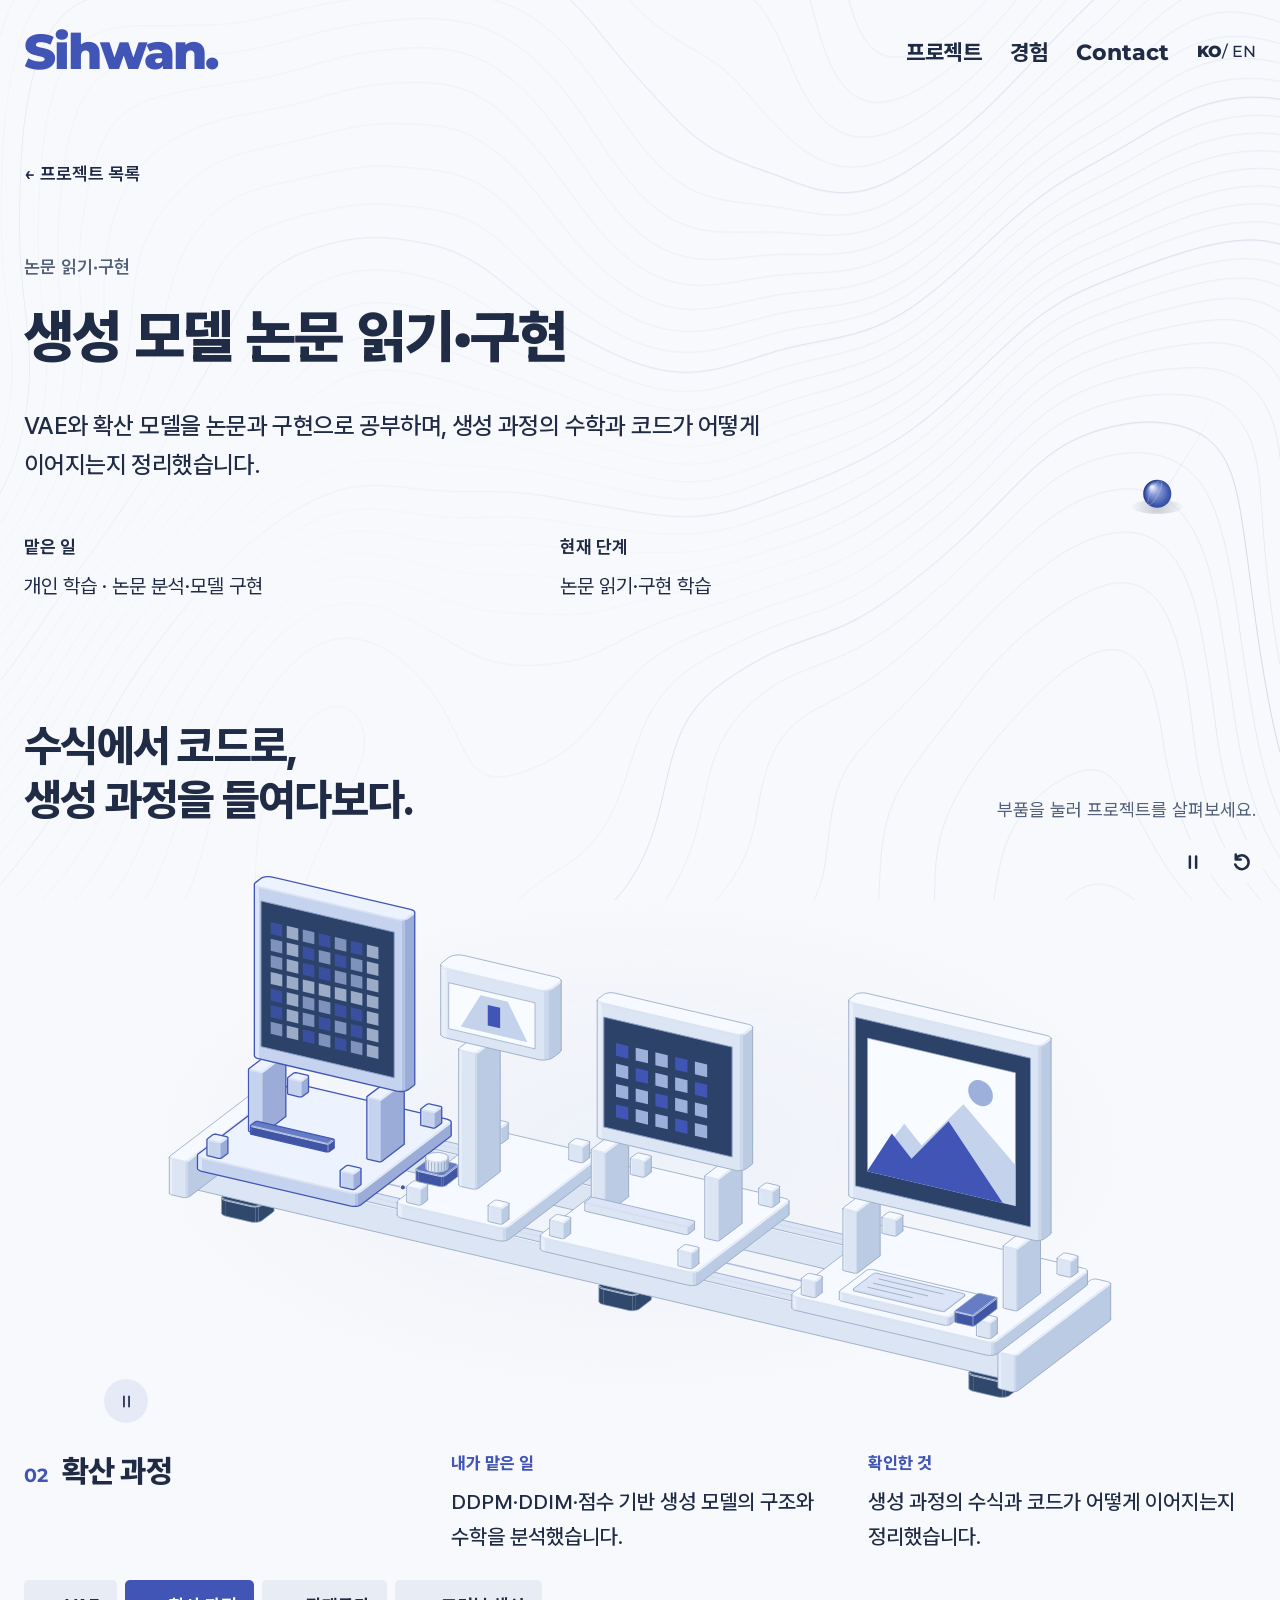
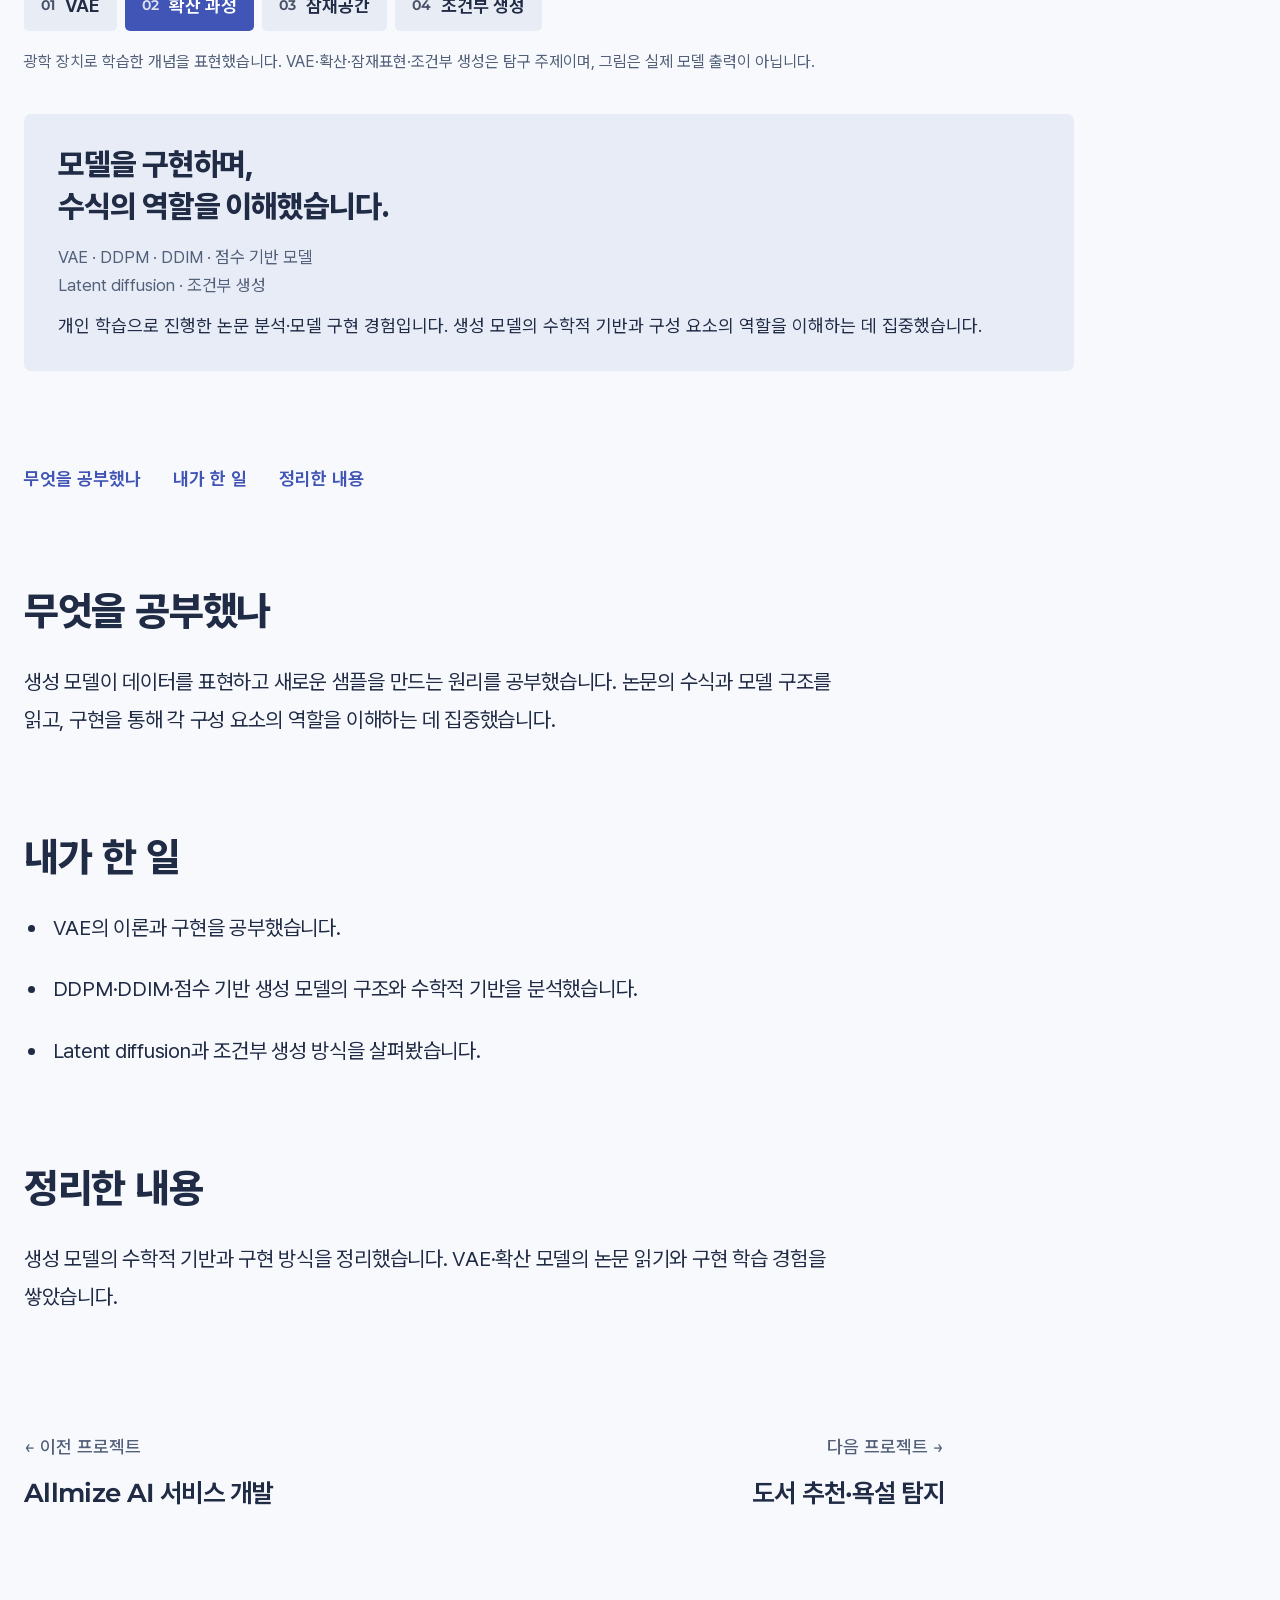
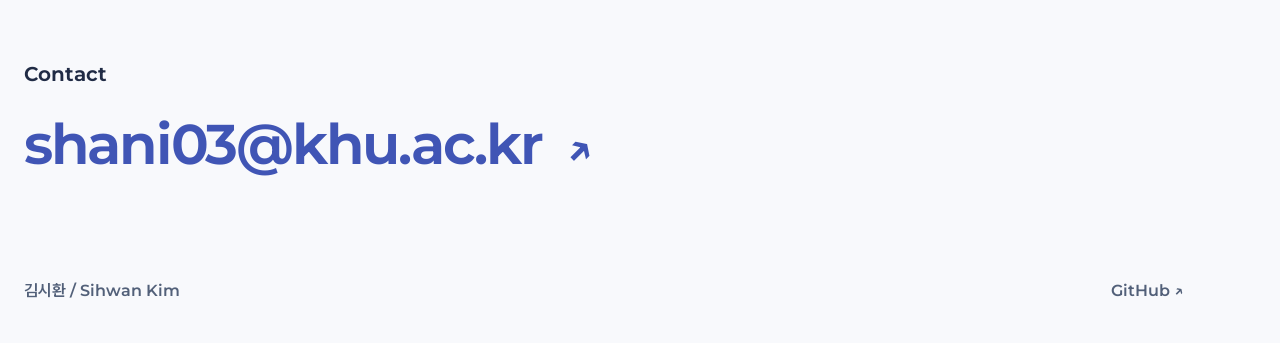
<file: projects/generative-models/index.html>
<!DOCTYPE html>

<html lang="ko">
<head>
<meta charset="utf-8"/>
<meta content="width=device-width,initial-scale=1" name="viewport"/>
<meta content="#F8F9FC" name="theme-color"/>
<title data-en="Generative models: reading &amp; implementation — Sihwan Kim" data-ko="생성 모델 논문 읽기·구현 — 김시환">생성 모델 논문 읽기·구현 — 김시환</title>
<meta content="VAE와 확산 모델을 논문과 구현으로 공부하며, 생성 과정의 수학과 코드가 어떻게 이어지는지 정리했습니다." data-en="I studied VAEs and diffusion models through papers and implementation, connecting the mathematics of generation to code." data-ko="VAE와 확산 모델을 논문과 구현으로 공부하며, 생성 과정의 수학과 코드가 어떻게 이어지는지 정리했습니다." name="description"/>
<link href="https://sihxan.github.io/projects/generative-models/" rel="canonical"/>
<link as="font" crossorigin="" href="../../assets/Montserrat.woff2?v=blue-20261018" rel="preload" type="font/woff2"/>
<link as="font" crossorigin="" href="../../assets/Pretendard.woff2?v=blue-20261018" rel="preload" type="font/woff2"/>
<link href="../../assets/portfolio.css?v=blue-20261018" rel="stylesheet"/>
<link href="../../assets/project-details.css?v=blue-20261018" rel="stylesheet"/>
<link href="../../assets/color-system.css?v=blue-20261018" rel="stylesheet"/>
<link rel="stylesheet" href="../../assets/project-explorer.css?v=apparatus-20261028"/>
</head>
<body class="project-detail">
<a class="skip" data-en="Skip to content" data-ko="본문 바로가기" href="#main">본문 바로가기</a>
<canvas aria-label="페이지 전체를 이어가는 등고선과 스크롤을 뒤따라 굴러오는 구슬" class="contour-background" id="loss-landscape" role="img"></canvas>
<div class="motion-tools">
<button aria-label="애니메이션 일시 정지" id="toggle-motion" type="button"><svg aria-hidden="true" class="pause-icon" viewbox="0 0 16 16"><path d="M5.5 3.5v9m5-9v9"></path></svg><svg aria-hidden="true" class="play-icon" viewbox="0 0 16 16"><path d="m5 3 7 5-7 5z"></path></svg></button>
<button aria-label="애니메이션 처음부터 다시 보기" id="restart-motion" type="button"><svg aria-hidden="true" viewbox="0 0 16 16"><path d="M3 5.5A5.5 5.5 0 1 1 2.6 10M3 2v4h4"></path></svg></button>
</div>
<div class="wrap">
<header>
<a aria-label="Sihwan Kim — Home" class="wordmark" data-home-link="" href="../../">Sihwan.</a>
<nav aria-label="주 메뉴">
<a class="" data-en="Work" data-home-link="" data-ko="프로젝트" href="../../#work">프로젝트</a>
<a class="" data-en="About" data-home-link="" data-ko="경험" href="../../#profile">경험</a>
<a data-en="Contact" data-home-link="" data-ko="Contact" href="../../#contact">Contact</a>
<button aria-label="Switch to English" class="language" type="button"><strong>KO</strong> / EN</button>
</nav>
</header>
<main id="main">
<section aria-labelledby="project-title" class="detail-hero">
<a class="back-link" data-en="← All projects" data-home-link="" data-ko="← 프로젝트 목록" href="../../#project-generative-models">← 프로젝트 목록</a>
<p class="detail-kicker" data-en="Reading &amp;amp; implementation" data-ko="논문 읽기·구현">논문 읽기·구현</p>
<h1 class="" data-en="Generative models: reading &amp;amp; implementation" data-ko="생성 모델 논문 읽기·구현" id="project-title">생성 모델 논문 읽기·구현</h1>
<p class="detail-lead" data-en="I studied VAEs and diffusion models through papers and implementation, connecting the mathematics of generation to code." data-ko="VAE와 확산 모델을 논문과 구현으로 공부하며, 생성 과정의 수학과 코드가 어떻게 이어지는지 정리했습니다.">VAE와 확산 모델을 논문과 구현으로 공부하며, 생성 과정의 수학과 코드가 어떻게 이어지는지 정리했습니다.</p>
<dl class="detail-facts">
<div><dt class="" data-en="My role" data-ko="맡은 일">맡은 일</dt><dd class="" data-en="Independent study · Paper analysis and model implementation" data-ko="개인 학습 · 논문 분석·모델 구현">개인 학습 · 논문 분석·모델 구현</dd></div>
<div><dt class="" data-en="Status" data-ko="현재 단계">현재 단계</dt><dd class="" data-en="Paper reading and implementation study" data-ko="논문 읽기·구현 학습">논문 읽기·구현 학습</dd></div>
</dl>
</section>
<section class="project-explorer layout-wide" id="experiment" data-project-explorer aria-labelledby="explorer-heading">
<div class="explorer-heading"><h2 id="explorer-heading" data-ko="수식에서 코드로,&lt;br&gt;생성 과정을 들여다보다." data-en="From equations to code.&lt;br&gt;Inside the generation process.">수식에서 코드로,<br>생성 과정을 들여다보다.</h2><p  data-ko="부품을 눌러 프로젝트를 살펴보세요." data-en="Select a part. Explore the project.">부품을 눌러 프로젝트를 살펴보세요.</p></div>
<div class="explorer-layout"><div class="explorer-stage"><svg xmlns="http://www.w3.org/2000/svg" class="project-apparatus generation-apparatus" viewBox="-125.1 -23.52 1238.22 716.66" role="group" aria-labelledby="generative-models-title"><title id="generative-models-title">Generative-model optical study rail</title><desc>Conceptual illustration. Shapes and motion explain the project; they are not measured results.</desc><style>
.generation-apparatus{--top:#f6f9ff;--s0:#bbcbe3;--s1:#cbd8eb;--s2:#dbe5f3;--s3:#e9eff8;--edge:#8d9fbd;color:#4055b5}
.generation-apparatus path,.generation-apparatus circle{vector-effect:non-scaling-stroke}
.generation-apparatus .iso-fill{fill:#e6edf8;stroke:none}.generation-apparatus .iso-top{fill:var(--top);stroke:none}
.generation-apparatus .iso-shade{stroke:none}.generation-apparatus .iso-shade[data-shade="0"]{fill:var(--s0)}.generation-apparatus .iso-shade[data-shade="1"]{fill:var(--s1)}.generation-apparatus .iso-shade[data-shade="2"]{fill:var(--s2)}.generation-apparatus .iso-shade[data-shade="3"]{fill:var(--s3)}
.generation-apparatus .iso-line{fill:none;stroke:var(--edge);stroke-width:.75;stroke-linejoin:round;stroke-linecap:round}.generation-apparatus .iso-line[data-tone="faint"]{stroke:#d2ddec}.generation-apparatus .iso-line[data-tone="hi"]{stroke:#51678f}
.generation-apparatus .iso-dots{fill:#7b8dab}.generation-apparatus .accent .iso-top{fill:#667cc5}.generation-apparatus .accent .iso-shade{fill:#4055a4}.generation-apparatus .dark .iso-top,.generation-apparatus .dark .iso-shade{fill:#31486d}.generation-apparatus .tint .iso-top{fill:#dce5f7}
.generation-apparatus .paper{fill:#f8fbff;stroke:#91a3c1;stroke-width:.7}.generation-apparatus .screen{fill:#2c4269;stroke:#8a9ec5;stroke-width:1}.generation-apparatus .noise{fill:#9db0db;stroke:none}.generation-apparatus .ink{fill:#4055b5;stroke:none}.generation-apparatus .quiet-ink{fill:#c4d2ec;stroke:none}.generation-apparatus .rule{fill:none;stroke:#a5b6d1;stroke-width:1.1;stroke-linecap:round}.generation-apparatus .mask{fill:#3f55aa;stroke:none}
.generation-apparatus .flow-track{fill:none;stroke:#adbde0;stroke-width:1.5;stroke-linecap:round;stroke-linejoin:round}
.generation-apparatus .apparatus-part{cursor:pointer;outline:none}.generation-apparatus .apparatus-part.is-active{--top:#edf2ff;--s0:#9aacd7;--s1:#afc0e5;--s2:#c5d3ef;--s3:#dce6fa}
.generation-apparatus .apparatus-part.is-active .iso-edge,.generation-apparatus .apparatus-part.is-hovered .iso-edge,.generation-apparatus .apparatus-part:hover .iso-edge{stroke:#4055b5;stroke-width:1.3}.generation-apparatus .apparatus-part:focus-visible .iso-edge{stroke:#233b9d;stroke-width:1.9}
</style><g class="iso-solid dark"><path class="iso-fill" d="M61.5 345.7L61.5 344.9L61.9 344L62.7 343.2L76.2 332.9L77.4 332.2L78.9 331.6L80.6 331.1L82.5 330.8L84.5 330.6L86.6 330.7L88.6 330.8L90.4 331.2L120.9 338.3L122.6 338.8L124 339.4L125.1 340.2L125.9 341L126.3 341.8L126.3 360.8L126.2 361.6L125.8 362.5L125 363.3L111.5 373.6L110.3 374.3L108.8 374.9L107.1 375.4L105.2 375.7L103.2 375.8L101.2 375.8L99.2 375.6L97.3 375.3L66.8 368.2L65.1 367.7L63.7 367L62.6 366.3L61.8 365.5L61.5 364.7Z"/><path class="iso-shade" data-shade="0" d="M126.3 360.8L126.2 361.6L126.2 342.7L126.3 341.8ZM126.2 361.6L125.8 362.5L125.8 343.5L126.2 342.7ZM125.8 362.5L125 363.3L125 344.3L125.8 343.5ZM125 363.3L111.5 373.6L111.5 354.6L125 344.3ZM111.5 373.6L110.3 374.3L110.3 355.3L111.5 354.6ZM110.3 374.3L108.8 374.9L108.8 355.9L110.3 355.3ZM108.8 374.9L107.1 375.4L107.1 356.4L108.8 355.9Z"/><path class="iso-shade" data-shade="1" d="M107.1 375.4L105.2 375.7L105.2 356.7L107.1 356.4ZM105.2 375.7L103.2 375.8L103.2 356.9L105.2 356.7Z"/><path class="iso-shade" data-shade="2" d="M103.2 375.8L101.2 375.8L101.2 356.9L103.2 356.9ZM101.2 375.8L99.2 375.6L99.2 356.7L101.2 356.9ZM99.2 375.6L97.3 375.3L97.3 356.4L99.2 356.7ZM97.3 375.3L66.8 368.2L66.8 349.2L97.3 356.4Z"/><path class="iso-shade" data-shade="3" d="M66.8 368.2L65.1 367.7L65.1 348.7L66.8 349.2ZM65.1 367.7L63.7 367L63.7 348.1L65.1 348.7ZM63.7 367L62.6 366.3L62.6 347.4L63.7 348.1ZM62.6 366.3L61.8 365.5L61.8 346.6L62.6 347.4ZM61.8 365.5L61.5 364.7L61.5 345.7L61.8 346.6Z"/><path class="iso-top" d="M120.9 338.3L122.6 338.8L124 339.4L125.1 340.2L125.9 341L126.3 341.8L126.2 342.7L125.8 343.5L125 344.3L111.5 354.6L110.3 355.3L108.8 355.9L107.1 356.4L105.2 356.7L103.2 356.9L101.2 356.9L99.2 356.7L97.3 356.4L66.8 349.2L65.1 348.7L63.7 348.1L62.6 347.4L61.8 346.6L61.5 345.7L61.5 344.9L61.9 344L62.7 343.2L76.2 332.9L77.4 332.2L78.9 331.6L80.6 331.1L82.5 330.8L84.5 330.6L86.6 330.7L88.6 330.8L90.4 331.2Z"/><path class="iso-line iso-crease" data-tone="faint" d="M126.3 341.8L126.2 342.7L125.8 343.5L125 344.3L111.5 354.6L110.3 355.3L108.8 355.9L107.1 356.4L105.2 356.7L103.2 356.9L101.2 356.9L99.2 356.7L97.3 356.4L66.8 349.2L65.1 348.7L63.7 348.1L62.6 347.4L61.8 346.6L61.5 345.7"/><path class="iso-line iso-bevel" data-tone="faint" d="M126.3 341.8L123.8 342.6L123.5 343.2L122.8 343.9L109.4 354.1L108.5 354.7L107.3 355.1L106 355.5L104.5 355.7L103 355.9L101.4 355.9L99.9 355.7L98.3 355.4L68.1 348.3L66.7 347.9L65.6 347.5L64.7 346.9L64.2 346.3L61.5 345.7"/><path class="iso-line iso-edge" data-tone="mid" d="M61.5 345.7L61.5 344.9L61.9 344L62.7 343.2L76.2 332.9L77.4 332.2L78.9 331.6L80.6 331.1L82.5 330.8L84.5 330.6L86.6 330.7L88.6 330.8L90.4 331.2L120.9 338.3L122.6 338.8L124 339.4L125.1 340.2L125.9 341L126.3 341.8M126.3 360.8L126.2 361.6L125.8 362.5L125 363.3L111.5 373.6L110.3 374.3L108.8 374.9L107.1 375.4L105.2 375.7L103.2 375.8L101.2 375.8L99.2 375.6L97.3 375.3L66.8 368.2L65.1 367.7L63.7 367L62.6 366.3L61.8 365.5L61.5 364.7M126.3 341.8L126.3 360.8M61.5 345.7L61.5 364.7"/></g><g class="iso-solid dark"><path class="iso-fill" d="M-23 410.1L-23 409.2L-22.5 408.4L-21.7 407.6L-8.2 397.3L-7.1 396.6L-5.6 396L-3.9 395.5L-2 395.2L0.1 395L2.1 395.1L4.1 395.2L6 395.6L36.5 402.7L38.1 403.2L39.6 403.8L40.7 404.6L41.4 405.4L41.8 406.2L41.8 425.2L41.8 426L41.3 426.9L40.5 427.7L27 438L25.9 438.7L24.4 439.3L22.7 439.8L20.8 440.1L18.7 440.2L16.7 440.2L14.7 440L12.8 439.7L-17.7 432.6L-19.3 432.1L-20.8 431.4L-21.9 430.7L-22.6 429.9L-23 429.1Z"/><path class="iso-shade" data-shade="0" d="M41.8 425.2L41.8 426L41.8 407.1L41.8 406.2ZM41.8 426L41.3 426.9L41.3 407.9L41.8 407.1ZM41.3 426.9L40.5 427.7L40.5 408.7L41.3 407.9ZM40.5 427.7L27 438L27 419L40.5 408.7ZM27 438L25.9 438.7L25.9 419.7L27 419ZM25.9 438.7L24.4 439.3L24.4 420.3L25.9 419.7ZM24.4 439.3L22.7 439.8L22.7 420.8L24.4 420.3Z"/><path class="iso-shade" data-shade="1" d="M22.7 439.8L20.8 440.1L20.8 421.1L22.7 420.8ZM20.8 440.1L18.7 440.2L18.7 421.3L20.8 421.1Z"/><path class="iso-shade" data-shade="2" d="M18.7 440.2L16.7 440.2L16.7 421.3L18.7 421.3ZM16.7 440.2L14.7 440L14.7 421.1L16.7 421.3ZM14.7 440L12.8 439.7L12.8 420.7L14.7 421.1ZM12.8 439.7L-17.7 432.6L-17.7 413.6L12.8 420.7Z"/><path class="iso-shade" data-shade="3" d="M-17.7 432.6L-19.3 432.1L-19.3 413.1L-17.7 413.6ZM-19.3 432.1L-20.8 431.4L-20.8 412.5L-19.3 413.1ZM-20.8 431.4L-21.9 430.7L-21.9 411.8L-20.8 412.5ZM-21.9 430.7L-22.6 429.9L-22.6 411L-21.9 411.8ZM-22.6 429.9L-23 429.1L-23 410.1L-22.6 411Z"/><path class="iso-top" d="M36.5 402.7L38.1 403.2L39.6 403.8L40.7 404.6L41.4 405.4L41.8 406.2L41.8 407.1L41.3 407.9L40.5 408.7L27 419L25.9 419.7L24.4 420.3L22.7 420.8L20.8 421.1L18.7 421.3L16.7 421.3L14.7 421.1L12.8 420.7L-17.7 413.6L-19.3 413.1L-20.8 412.5L-21.9 411.8L-22.6 411L-23 410.1L-23 409.2L-22.5 408.4L-21.7 407.6L-8.2 397.3L-7.1 396.6L-5.6 396L-3.9 395.5L-2 395.2L0.1 395L2.1 395.1L4.1 395.2L6 395.6Z"/><path class="iso-line iso-crease" data-tone="faint" d="M41.8 406.2L41.8 407.1L41.3 407.9L40.5 408.7L27 419L25.9 419.7L24.4 420.3L22.7 420.8L20.8 421.1L18.7 421.3L16.7 421.3L14.7 421.1L12.8 420.7L-17.7 413.6L-19.3 413.1L-20.8 412.5L-21.9 411.8L-22.6 411L-23 410.1"/><path class="iso-line iso-bevel" data-tone="faint" d="M41.8 406.2L39.4 407L39 407.6L38.3 408.3L25 418.5L24 419.1L22.9 419.5L21.6 419.9L20.1 420.1L18.5 420.3L17 420.2L15.4 420.1L13.9 419.8L-16.4 412.7L-17.8 412.3L-18.9 411.9L-19.7 411.3L-20.3 410.7L-23 410.1"/><path class="iso-line iso-edge" data-tone="mid" d="M-23 410.1L-23 409.2L-22.5 408.4L-21.7 407.6L-8.2 397.3L-7.1 396.6L-5.6 396L-3.9 395.5L-2 395.2L0.1 395L2.1 395.1L4.1 395.2L6 395.6L36.5 402.7L38.1 403.2L39.6 403.8L40.7 404.6L41.4 405.4L41.8 406.2M41.8 425.2L41.8 426L41.3 426.9L40.5 427.7L27 438L25.9 438.7L24.4 439.3L22.7 439.8L20.8 440.1L18.7 440.2L16.7 440.2L14.7 440L12.8 439.7L-17.7 432.6L-19.3 432.1L-20.8 431.4L-21.9 430.7L-22.6 429.9L-23 429.1M41.8 406.2L41.8 425.2M-23 410.1L-23 429.1"/></g><g class="iso-solid dark"><path class="iso-fill" d="M527.7 454.9L527.7 454.1L528.2 453.2L529 452.4L542.5 442.1L543.6 441.4L545.1 440.8L546.8 440.3L548.7 440L550.8 439.9L552.8 439.9L554.8 440.1L556.7 440.4L587.2 447.5L588.9 448L590.3 448.7L591.4 449.4L592.1 450.2L592.5 451L592.5 470L592.5 470.9L592.1 471.7L591.2 472.5L577.7 482.8L576.6 483.5L575.1 484.1L573.4 484.6L571.5 484.9L569.4 485.1L567.4 485L565.4 484.9L563.5 484.5L533 477.4L531.4 476.9L529.9 476.3L528.8 475.5L528.1 474.7L527.7 473.9Z"/><path class="iso-shade" data-shade="0" d="M592.5 470L592.5 470.9L592.5 451.9L592.5 451ZM592.5 470.9L592.1 471.7L592.1 452.8L592.5 451.9ZM592.1 471.7L591.2 472.5L591.2 453.6L592.1 452.8ZM591.2 472.5L577.7 482.8L577.7 463.9L591.2 453.6ZM577.7 482.8L576.6 483.5L576.6 464.6L577.7 463.9ZM576.6 483.5L575.1 484.1L575.1 465.2L576.6 464.6ZM575.1 484.1L573.4 484.6L573.4 465.6L575.1 465.2Z"/><path class="iso-shade" data-shade="1" d="M573.4 484.6L571.5 484.9L571.5 466L573.4 465.6ZM571.5 484.9L569.4 485.1L569.4 466.1L571.5 466Z"/><path class="iso-shade" data-shade="2" d="M569.4 485.1L567.4 485L567.4 466.1L569.4 466.1ZM567.4 485L565.4 484.9L565.4 465.9L567.4 466.1ZM565.4 484.9L563.5 484.5L563.5 465.6L565.4 465.9ZM563.5 484.5L533 477.4L533 458.4L563.5 465.6Z"/><path class="iso-shade" data-shade="3" d="M533 477.4L531.4 476.9L531.4 457.9L533 458.4ZM531.4 476.9L529.9 476.3L529.9 457.3L531.4 457.9ZM529.9 476.3L528.8 475.5L528.8 456.6L529.9 457.3ZM528.8 475.5L528.1 474.7L528.1 455.8L528.8 456.6ZM528.1 474.7L527.7 473.9L527.7 454.9L528.1 455.8Z"/><path class="iso-top" d="M587.2 447.5L588.9 448L590.3 448.7L591.4 449.4L592.1 450.2L592.5 451L592.5 451.9L592.1 452.8L591.2 453.6L577.7 463.9L576.6 464.6L575.1 465.2L573.4 465.6L571.5 466L569.4 466.1L567.4 466.1L565.4 465.9L563.5 465.6L533 458.4L531.4 457.9L529.9 457.3L528.8 456.6L528.1 455.8L527.7 454.9L527.7 454.1L528.2 453.2L529 452.4L542.5 442.1L543.6 441.4L545.1 440.8L546.8 440.3L548.7 440L550.8 439.9L552.8 439.9L554.8 440.1L556.7 440.4Z"/><path class="iso-line iso-crease" data-tone="faint" d="M592.5 451L592.5 451.9L592.1 452.8L591.2 453.6L577.7 463.9L576.6 464.6L575.1 465.2L573.4 465.6L571.5 466L569.4 466.1L567.4 466.1L565.4 465.9L563.5 465.6L533 458.4L531.4 457.9L529.9 457.3L528.8 456.6L528.1 455.8L527.7 454.9"/><path class="iso-line iso-bevel" data-tone="faint" d="M592.5 451L590.1 451.8L589.7 452.4L589.1 453.1L575.7 463.3L574.7 463.9L573.6 464.4L572.3 464.7L570.8 465L569.2 465.1L567.7 465.1L566.1 464.9L564.6 464.7L534.3 457.6L532.9 457.2L531.8 456.7L531 456.1L530.4 455.5L527.7 454.9"/><path class="iso-line iso-edge" data-tone="mid" d="M527.7 454.9L527.7 454.1L528.2 453.2L529 452.4L542.5 442.1L543.6 441.4L545.1 440.8L546.8 440.3L548.7 440L550.8 439.9L552.8 439.9L554.8 440.1L556.7 440.4L587.2 447.5L588.9 448L590.3 448.7L591.4 449.4L592.1 450.2L592.5 451M592.5 470L592.5 470.9L592.1 471.7L591.2 472.5L577.7 482.8L576.6 483.5L575.1 484.1L573.4 484.6L571.5 484.9L569.4 485.1L567.4 485L565.4 484.9L563.5 484.5L533 477.4L531.4 476.9L529.9 476.3L528.8 475.5L528.1 474.7L527.7 473.9M592.5 451L592.5 470M527.7 454.9L527.7 473.9"/></g><g class="iso-solid dark"><path class="iso-fill" d="M443.2 519.3L443.3 518.5L443.7 517.6L444.5 516.8L458 506.5L459.2 505.8L460.7 505.2L462.4 504.7L464.3 504.4L466.3 504.3L468.3 504.3L470.4 504.5L472.2 504.8L502.7 511.9L504.4 512.4L505.8 513.1L506.9 513.8L507.7 514.6L508.1 515.4L508.1 534.4L508 535.2L507.6 536.1L506.8 536.9L493.3 547.2L492.1 547.9L490.6 548.5L488.9 549L487 549.3L485 549.5L482.9 549.4L480.9 549.3L479.1 548.9L448.6 541.8L446.9 541.3L445.5 540.7L444.4 539.9L443.6 539.1L443.2 538.3Z"/><path class="iso-shade" data-shade="0" d="M508.1 534.4L508 535.2L508 516.3L508.1 515.4ZM508 535.2L507.6 536.1L507.6 517.1L508 516.3ZM507.6 536.1L506.8 536.9L506.8 517.9L507.6 517.1ZM506.8 536.9L493.3 547.2L493.3 528.2L506.8 517.9ZM493.3 547.2L492.1 547.9L492.1 529L493.3 528.2ZM492.1 547.9L490.6 548.5L490.6 529.6L492.1 529ZM490.6 548.5L488.9 549L488.9 530L490.6 529.6Z"/><path class="iso-shade" data-shade="1" d="M488.9 549L487 549.3L487 530.4L488.9 530ZM487 549.3L485 549.5L485 530.5L487 530.4Z"/><path class="iso-shade" data-shade="2" d="M485 549.5L482.9 549.4L482.9 530.5L485 530.5ZM482.9 549.4L480.9 549.3L480.9 530.3L482.9 530.5ZM480.9 549.3L479.1 548.9L479.1 530L480.9 530.3ZM479.1 548.9L448.6 541.8L448.6 522.8L479.1 530Z"/><path class="iso-shade" data-shade="3" d="M448.6 541.8L446.9 541.3L446.9 522.3L448.6 522.8ZM446.9 541.3L445.5 540.7L445.5 521.7L446.9 522.3ZM445.5 540.7L444.4 539.9L444.4 521L445.5 521.7ZM444.4 539.9L443.6 539.1L443.6 520.2L444.4 521ZM443.6 539.1L443.2 538.3L443.2 519.3L443.6 520.2Z"/><path class="iso-top" d="M502.7 511.9L504.4 512.4L505.8 513.1L506.9 513.8L507.7 514.6L508.1 515.4L508 516.3L507.6 517.1L506.8 517.9L493.3 528.2L492.1 529L490.6 529.6L488.9 530L487 530.4L485 530.5L482.9 530.5L480.9 530.3L479.1 530L448.6 522.8L446.9 522.3L445.5 521.7L444.4 521L443.6 520.2L443.2 519.3L443.3 518.5L443.7 517.6L444.5 516.8L458 506.5L459.2 505.8L460.7 505.2L462.4 504.7L464.3 504.4L466.3 504.3L468.3 504.3L470.4 504.5L472.2 504.8Z"/><path class="iso-line iso-crease" data-tone="faint" d="M508.1 515.4L508 516.3L507.6 517.1L506.8 517.9L493.3 528.2L492.1 529L490.6 529.6L488.9 530L487 530.4L485 530.5L482.9 530.5L480.9 530.3L479.1 530L448.6 522.8L446.9 522.3L445.5 521.7L444.4 521L443.6 520.2L443.2 519.3"/><path class="iso-line iso-bevel" data-tone="faint" d="M508.1 515.4L505.6 516.2L505.3 516.8L504.6 517.5L491.2 527.7L490.2 528.3L489.1 528.8L487.8 529.1L486.3 529.4L484.8 529.5L483.2 529.5L481.7 529.3L480.1 529L449.9 522L448.5 521.6L447.4 521.1L446.5 520.5L445.9 519.9L443.2 519.3"/><path class="iso-line iso-edge" data-tone="mid" d="M443.2 519.3L443.3 518.5L443.7 517.6L444.5 516.8L458 506.5L459.2 505.8L460.7 505.2L462.4 504.7L464.3 504.4L466.3 504.3L468.3 504.3L470.4 504.5L472.2 504.8L502.7 511.9L504.4 512.4L505.8 513.1L506.9 513.8L507.7 514.6L508.1 515.4M508.1 534.4L508 535.2L507.6 536.1L506.8 536.9L493.3 547.2L492.1 547.9L490.6 548.5L488.9 549L487 549.3L485 549.5L482.9 549.4L480.9 549.3L479.1 548.9L448.6 541.8L446.9 541.3L445.5 540.7L444.4 539.9L443.6 539.1L443.2 538.3M508.1 515.4L508.1 534.4M443.2 519.3L443.2 538.3"/></g><g class="iso-solid dark"><path class="iso-fill" d="M984.8 562L984.8 561.2L985.3 560.3L986.1 559.5L999.6 549.2L1000.7 548.5L1002.2 547.9L1003.9 547.4L1005.8 547.1L1007.9 546.9L1009.9 547L1011.9 547.1L1013.8 547.5L1044.3 554.6L1046 555.1L1047.4 555.7L1048.5 556.5L1049.2 557.3L1049.6 558.1L1049.6 577.1L1049.6 577.9L1049.2 578.8L1048.3 579.6L1034.8 589.9L1033.7 590.6L1032.2 591.2L1030.5 591.7L1028.6 592L1026.6 592.1L1024.5 592.1L1022.5 591.9L1020.6 591.6L990.1 584.5L988.5 584L987 583.4L985.9 582.6L985.2 581.8L984.8 581Z"/><path class="iso-shade" data-shade="0" d="M1049.6 577.1L1049.6 577.9L1049.6 559L1049.6 558.1ZM1049.6 577.9L1049.2 578.8L1049.2 559.8L1049.6 559ZM1049.2 578.8L1048.3 579.6L1048.3 560.6L1049.2 559.8ZM1048.3 579.6L1034.8 589.9L1034.8 570.9L1048.3 560.6ZM1034.8 589.9L1033.7 590.6L1033.7 571.6L1034.8 570.9ZM1033.7 590.6L1032.2 591.2L1032.2 572.3L1033.7 571.6ZM1032.2 591.2L1030.5 591.7L1030.5 572.7L1032.2 572.3Z"/><path class="iso-shade" data-shade="1" d="M1030.5 591.7L1028.6 592L1028.6 573L1030.5 572.7ZM1028.6 592L1026.6 592.1L1026.6 573.2L1028.6 573Z"/><path class="iso-shade" data-shade="2" d="M1026.6 592.1L1024.5 592.1L1024.5 573.2L1026.6 573.2ZM1024.5 592.1L1022.5 591.9L1022.5 573L1024.5 573.2ZM1022.5 591.9L1020.6 591.6L1020.6 572.7L1022.5 573ZM1020.6 591.6L990.1 584.5L990.1 565.5L1020.6 572.7Z"/><path class="iso-shade" data-shade="3" d="M990.1 584.5L988.5 584L988.5 565L990.1 565.5ZM988.5 584L987 583.4L987 564.4L988.5 565ZM987 583.4L985.9 582.6L985.9 563.7L987 564.4ZM985.9 582.6L985.2 581.8L985.2 562.9L985.9 563.7ZM985.2 581.8L984.8 581L984.8 562L985.2 562.9Z"/><path class="iso-top" d="M1044.3 554.6L1046 555.1L1047.4 555.7L1048.5 556.5L1049.2 557.3L1049.6 558.1L1049.6 559L1049.2 559.8L1048.3 560.6L1034.8 570.9L1033.7 571.6L1032.2 572.3L1030.5 572.7L1028.6 573L1026.6 573.2L1024.5 573.2L1022.5 573L1020.6 572.7L990.1 565.5L988.5 565L987 564.4L985.9 563.7L985.2 562.9L984.8 562L984.8 561.2L985.3 560.3L986.1 559.5L999.6 549.2L1000.7 548.5L1002.2 547.9L1003.9 547.4L1005.8 547.1L1007.9 546.9L1009.9 547L1011.9 547.1L1013.8 547.5Z"/><path class="iso-line iso-crease" data-tone="faint" d="M1049.6 558.1L1049.6 559L1049.2 559.8L1048.3 560.6L1034.8 570.9L1033.7 571.6L1032.2 572.3L1030.5 572.7L1028.6 573L1026.6 573.2L1024.5 573.2L1022.5 573L1020.6 572.7L990.1 565.5L988.5 565L987 564.4L985.9 563.7L985.2 562.9L984.8 562"/><path class="iso-line iso-bevel" data-tone="faint" d="M1049.6 558.1L1047.2 558.9L1046.8 559.5L1046.2 560.2L1032.8 570.4L1031.8 571L1030.7 571.4L1029.4 571.8L1027.9 572L1026.4 572.2L1024.8 572.2L1023.2 572L1021.7 571.7L991.4 564.6L990 564.2L988.9 563.8L988.1 563.2L987.5 562.6L984.8 562"/><path class="iso-line iso-edge" data-tone="mid" d="M984.8 562L984.8 561.2L985.3 560.3L986.1 559.5L999.6 549.2L1000.7 548.5L1002.2 547.9L1003.9 547.4L1005.8 547.1L1007.9 546.9L1009.9 547L1011.9 547.1L1013.8 547.5L1044.3 554.6L1046 555.1L1047.4 555.7L1048.5 556.5L1049.2 557.3L1049.6 558.1M1049.6 577.1L1049.6 577.9L1049.2 578.8L1048.3 579.6L1034.8 589.9L1033.7 590.6L1032.2 591.2L1030.5 591.7L1028.6 592L1026.6 592.1L1024.5 592.1L1022.5 591.9L1020.6 591.6L990.1 584.5L988.5 584L987 583.4L985.9 582.6L985.2 581.8L984.8 581M1049.6 558.1L1049.6 577.1M984.8 562L984.8 581"/></g><g class="iso-solid dark"><path class="iso-fill" d="M900.3 626.4L900.4 625.5L900.8 624.7L901.6 623.9L915.1 613.6L916.3 612.9L917.8 612.3L919.5 611.8L921.4 611.5L923.4 611.3L925.5 611.4L927.5 611.5L929.3 611.9L959.8 619L961.5 619.5L962.9 620.1L964 620.9L964.8 621.7L965.2 622.5L965.2 641.5L965.1 642.3L964.7 643.2L963.9 644L950.4 654.3L949.2 655L947.7 655.6L946 656.1L944.1 656.4L942.1 656.5L940 656.5L938 656.3L936.2 656L905.7 648.9L904 648.4L902.6 647.7L901.5 647L900.7 646.2L900.3 645.4Z"/><path class="iso-shade" data-shade="0" d="M965.2 641.5L965.1 642.3L965.1 623.4L965.2 622.5ZM965.1 642.3L964.7 643.2L964.7 624.2L965.1 623.4ZM964.7 643.2L963.9 644L963.9 625L964.7 624.2ZM963.9 644L950.4 654.3L950.4 635.3L963.9 625ZM950.4 654.3L949.2 655L949.2 636L950.4 635.3ZM949.2 655L947.7 655.6L947.7 636.6L949.2 636ZM947.7 655.6L946 656.1L946 637.1L947.7 636.6Z"/><path class="iso-shade" data-shade="1" d="M946 656.1L944.1 656.4L944.1 637.4L946 637.1ZM944.1 656.4L942.1 656.5L942.1 637.6L944.1 637.4Z"/><path class="iso-shade" data-shade="2" d="M942.1 656.5L940 656.5L940 637.6L942.1 637.6ZM940 656.5L938 656.3L938 637.4L940 637.6ZM938 656.3L936.2 656L936.2 637.1L938 637.4ZM936.2 656L905.7 648.9L905.7 629.9L936.2 637.1Z"/><path class="iso-shade" data-shade="3" d="M905.7 648.9L904 648.4L904 629.4L905.7 629.9ZM904 648.4L902.6 647.7L902.6 628.8L904 629.4ZM902.6 647.7L901.5 647L901.5 628.1L902.6 628.8ZM901.5 647L900.7 646.2L900.7 627.3L901.5 628.1ZM900.7 646.2L900.3 645.4L900.3 626.4L900.7 627.3Z"/><path class="iso-top" d="M959.8 619L961.5 619.5L962.9 620.1L964 620.9L964.8 621.7L965.2 622.5L965.1 623.4L964.7 624.2L963.9 625L950.4 635.3L949.2 636L947.7 636.6L946 637.1L944.1 637.4L942.1 637.6L940 637.6L938 637.4L936.2 637.1L905.7 629.9L904 629.4L902.6 628.8L901.5 628.1L900.7 627.3L900.3 626.4L900.4 625.5L900.8 624.7L901.6 623.9L915.1 613.6L916.3 612.9L917.8 612.3L919.5 611.8L921.4 611.5L923.4 611.3L925.5 611.4L927.5 611.5L929.3 611.9Z"/><path class="iso-line iso-crease" data-tone="faint" d="M965.2 622.5L965.1 623.4L964.7 624.2L963.9 625L950.4 635.3L949.2 636L947.7 636.6L946 637.1L944.1 637.4L942.1 637.6L940 637.6L938 637.4L936.2 637.1L905.7 629.9L904 629.4L902.6 628.8L901.5 628.1L900.7 627.3L900.3 626.4"/><path class="iso-line iso-bevel" data-tone="faint" d="M965.2 622.5L962.7 623.3L962.4 623.9L961.7 624.6L948.3 634.8L947.3 635.4L946.2 635.8L944.9 636.2L943.4 636.4L941.9 636.6L940.3 636.6L938.8 636.4L937.2 636.1L907 629L905.6 628.6L904.5 628.2L903.6 627.6L903.1 627L900.3 626.4"/><path class="iso-line iso-edge" data-tone="mid" d="M900.3 626.4L900.4 625.5L900.8 624.7L901.6 623.9L915.1 613.6L916.3 612.9L917.8 612.3L919.5 611.8L921.4 611.5L923.4 611.3L925.5 611.4L927.5 611.5L929.3 611.9L959.8 619L961.5 619.5L962.9 620.1L964 620.9L964.8 621.7L965.2 622.5M965.2 641.5L965.1 642.3L964.7 643.2L963.9 644L950.4 654.3L949.2 655L947.7 655.6L946 656.1L944.1 656.4L942.1 656.5L940 656.5L938 656.3L936.2 656L905.7 648.9L904 648.4L902.6 647.7L901.5 647L900.7 646.2L900.3 645.4M965.2 622.5L965.2 641.5M900.3 626.4L900.3 645.4"/></g><g class="iso-solid"><path class="iso-fill" d="M28.7 302.2L28.7 301.6L29 301L29.5 300.5L36.3 295.3L37.1 294.9L38 294.5L39.2 294.1L40.5 293.9L41.8 293.8L43.2 293.8L44.5 294L45.8 294.2L1057.5 531.2L1058.6 531.5L1059.6 531.9L1060.3 532.4L1060.8 533L1061.1 533.5L1061.1 565.1L1061 565.7L1060.7 566.2L1060.2 566.8L1053.4 571.9L1052.7 572.4L1051.7 572.8L1050.5 573.1L1049.3 573.3L1047.9 573.4L1046.6 573.4L1045.2 573.3L1044 573.1L32.3 336.1L31.1 335.7L30.2 335.3L29.4 334.8L28.9 334.3L28.7 333.7Z"/><path class="iso-shade" data-shade="0" d="M1061.1 565.1L1061 565.7L1061 534.1L1061.1 533.5ZM1061 565.7L1060.7 566.2L1060.7 534.7L1061 534.1ZM1060.7 566.2L1060.2 566.8L1060.2 535.2L1060.7 534.7ZM1060.2 566.8L1053.4 571.9L1053.4 540.4L1060.2 535.2ZM1053.4 571.9L1052.7 572.4L1052.7 540.8L1053.4 540.4ZM1052.7 572.4L1051.7 572.8L1051.7 541.2L1052.7 540.8ZM1051.7 572.8L1050.5 573.1L1050.5 541.5L1051.7 541.2Z"/><path class="iso-shade" data-shade="1" d="M1050.5 573.1L1049.3 573.3L1049.3 541.8L1050.5 541.5ZM1049.3 573.3L1047.9 573.4L1047.9 541.9L1049.3 541.8Z"/><path class="iso-shade" data-shade="2" d="M1047.9 573.4L1046.6 573.4L1046.6 541.8L1047.9 541.9ZM1046.6 573.4L1045.2 573.3L1045.2 541.7L1046.6 541.8ZM1045.2 573.3L1044 573.1L1044 541.5L1045.2 541.7ZM1044 573.1L32.3 336.1L32.3 304.5L1044 541.5Z"/><path class="iso-shade" data-shade="3" d="M32.3 336.1L31.1 335.7L31.1 304.2L32.3 304.5ZM31.1 335.7L30.2 335.3L30.2 303.7L31.1 304.2ZM30.2 335.3L29.4 334.8L29.4 303.3L30.2 303.7ZM29.4 334.8L28.9 334.3L28.9 302.7L29.4 303.3ZM28.9 334.3L28.7 333.7L28.7 302.2L28.9 302.7Z"/><path class="iso-top" d="M1057.5 531.2L1058.6 531.5L1059.6 531.9L1060.3 532.4L1060.8 533L1061.1 533.5L1061 534.1L1060.7 534.7L1060.2 535.2L1053.4 540.4L1052.7 540.8L1051.7 541.2L1050.5 541.5L1049.3 541.8L1047.9 541.9L1046.6 541.8L1045.2 541.7L1044 541.5L32.3 304.5L31.1 304.2L30.2 303.7L29.4 303.3L28.9 302.7L28.7 302.2L28.7 301.6L29 301L29.5 300.5L36.3 295.3L37.1 294.9L38 294.5L39.2 294.1L40.5 293.9L41.8 293.8L43.2 293.8L44.5 294L45.8 294.2Z"/><path class="iso-line iso-crease" data-tone="faint" d="M1061.1 533.5L1061 534.1L1060.7 534.7L1060.2 535.2L1053.4 540.4L1052.7 540.8L1051.7 541.2L1050.5 541.5L1049.3 541.8L1047.9 541.9L1046.6 541.8L1045.2 541.7L1044 541.5L32.3 304.5L31.1 304.2L30.2 303.7L29.4 303.3L28.9 302.7L28.7 302.2"/><path class="iso-line iso-bevel" data-tone="faint" d="M1061.1 533.5L1058.6 534L1058.4 534.4L1058 534.7L1051.4 539.8L1050.8 540.2L1050.2 540.4L1049.4 540.6L1048.6 540.8L1047.7 540.8L1046.8 540.8L1046 540.7L1045 540.6L33.5 303.6L32.7 303.4L32.1 303.1L31.6 302.8L31.3 302.4L28.7 302.2"/><path class="iso-line iso-edge" data-tone="mid" d="M28.7 302.2L28.7 301.6L29 301L29.5 300.5L36.3 295.3L37.1 294.9L38 294.5L39.2 294.1L40.5 293.9L41.8 293.8L43.2 293.8L44.5 294L45.8 294.2L1057.5 531.2L1058.6 531.5L1059.6 531.9L1060.3 532.4L1060.8 533L1061.1 533.5M1061.1 565.1L1061 565.7L1060.7 566.2L1060.2 566.8L1053.4 571.9L1052.7 572.4L1051.7 572.8L1050.5 573.1L1049.3 573.3L1047.9 573.4L1046.6 573.4L1045.2 573.3L1044 573.1L32.3 336.1L31.1 335.7L30.2 335.3L29.4 334.8L28.9 334.3L28.7 333.7M1061.1 533.5L1061.1 565.1M28.7 302.2L28.7 333.7"/></g><g class="iso-solid tint"><path class="iso-fill" d="M46 297.3L46 297L46.2 296.7L46.5 296.5L49.8 293.9L50.2 293.6L50.7 293.4L51.3 293.3L51.9 293.2L52.6 293.1L53.3 293.1L53.9 293.2L54.6 293.3L1041.9 524.6L1042.5 524.8L1043 525L1043.3 525.2L1043.6 525.5L1043.7 525.8L1043.7 532.1L1043.7 532.4L1043.5 532.7L1043.3 532.9L1039.9 535.5L1039.5 535.7L1039 535.9L1038.4 536.1L1037.8 536.2L1037.1 536.2L1036.5 536.2L1035.8 536.2L1035.2 536.1L47.8 304.8L47.3 304.6L46.8 304.4L46.4 304.2L46.2 303.9L46 303.6Z"/><path class="iso-shade" data-shade="0" d="M1043.7 532.1L1043.7 532.4L1043.7 526.1L1043.7 525.8ZM1043.7 532.4L1043.5 532.7L1043.5 526.3L1043.7 526.1ZM1043.5 532.7L1043.3 532.9L1043.3 526.6L1043.5 526.3ZM1043.3 532.9L1039.9 535.5L1039.9 529.2L1043.3 526.6ZM1039.9 535.5L1039.5 535.7L1039.5 529.4L1039.9 529.2ZM1039.5 535.7L1039 535.9L1039 529.6L1039.5 529.4ZM1039 535.9L1038.4 536.1L1038.4 529.8L1039 529.6Z"/><path class="iso-shade" data-shade="1" d="M1038.4 536.1L1037.8 536.2L1037.8 529.9L1038.4 529.8ZM1037.8 536.2L1037.1 536.2L1037.1 529.9L1037.8 529.9Z"/><path class="iso-shade" data-shade="2" d="M1037.1 536.2L1036.5 536.2L1036.5 529.9L1037.1 529.9ZM1036.5 536.2L1035.8 536.2L1035.8 529.9L1036.5 529.9ZM1035.8 536.2L1035.2 536.1L1035.2 529.8L1035.8 529.9ZM1035.2 536.1L47.8 304.8L47.8 298.5L1035.2 529.8Z"/><path class="iso-shade" data-shade="3" d="M47.8 304.8L47.3 304.6L47.3 298.3L47.8 298.5ZM47.3 304.6L46.8 304.4L46.8 298.1L47.3 298.3ZM46.8 304.4L46.4 304.2L46.4 297.8L46.8 298.1ZM46.4 304.2L46.2 303.9L46.2 297.6L46.4 297.8ZM46.2 303.9L46 303.6L46 297.3L46.2 297.6Z"/><path class="iso-top" d="M1041.9 524.6L1042.5 524.8L1043 525L1043.3 525.2L1043.6 525.5L1043.7 525.8L1043.7 526.1L1043.5 526.3L1043.3 526.6L1039.9 529.2L1039.5 529.4L1039 529.6L1038.4 529.8L1037.8 529.9L1037.1 529.9L1036.5 529.9L1035.8 529.9L1035.2 529.8L47.8 298.5L47.3 298.3L46.8 298.1L46.4 297.8L46.2 297.6L46 297.3L46 297L46.2 296.7L46.5 296.5L49.8 293.9L50.2 293.6L50.7 293.4L51.3 293.3L51.9 293.2L52.6 293.1L53.3 293.1L53.9 293.2L54.6 293.3Z"/><path class="iso-line iso-crease" data-tone="faint" d="M1043.7 525.8L1043.7 526.1L1043.5 526.3L1043.3 526.6L1039.9 529.2L1039.5 529.4L1039 529.6L1038.4 529.8L1037.8 529.9L1037.1 529.9L1036.5 529.9L1035.8 529.9L1035.2 529.8L47.8 298.5L47.3 298.3L46.8 298.1L46.4 297.8L46.2 297.6L46 297.3"/><path class="iso-line iso-bevel" data-tone="faint" d="M1043.7 525.8L1042 526L1041.9 526.1L1041.7 526.3L1038.4 528.8L1038.2 528.9L1037.9 529L1037.6 529.1L1037.3 529.2L1037 529.2L1036.7 529.2L1036.3 529.2L1035.9 529.1L48.7 297.8L48.4 297.7L48.1 297.6L48 297.5L47.8 297.4L46 297.3"/><path class="iso-line iso-edge" data-tone="mid" d="M46 297.3L46 297L46.2 296.7L46.5 296.5L49.8 293.9L50.2 293.6L50.7 293.4L51.3 293.3L51.9 293.2L52.6 293.1L53.3 293.1L53.9 293.2L54.6 293.3L1041.9 524.6L1042.5 524.8L1043 525L1043.3 525.2L1043.6 525.5L1043.7 525.8M1043.7 532.1L1043.7 532.4L1043.5 532.7L1043.3 532.9L1039.9 535.5L1039.5 535.7L1039 535.9L1038.4 536.1L1037.8 536.2L1037.1 536.2L1036.5 536.2L1035.8 536.2L1035.2 536.1L47.8 304.8L47.3 304.6L46.8 304.4L46.4 304.2L46.2 303.9L46 303.6M1043.7 525.8L1043.7 532.1M46 297.3L46 303.6"/></g><g class="iso-solid"><path class="iso-fill" d="M-55.8 366.6L-55.8 366L-55.5 365.4L-54.9 364.9L-48.2 359.7L-47.4 359.3L-46.4 358.9L-45.3 358.5L-44 358.3L-42.6 358.2L-41.3 358.2L-39.9 358.4L-38.7 358.6L973 595.6L974.1 595.9L975.1 596.3L975.8 596.8L976.3 597.4L976.6 597.9L976.6 629.5L976.6 630.1L976.3 630.6L975.7 631.2L969 636.3L968.2 636.8L967.2 637.2L966.1 637.5L964.8 637.7L963.5 637.8L962.1 637.8L960.8 637.7L959.5 637.5L-52.2 400.5L-53.3 400.1L-54.3 399.7L-55 399.2L-55.5 398.7L-55.8 398.1Z"/><path class="iso-shade" data-shade="0" d="M976.6 629.5L976.6 630.1L976.6 598.5L976.6 597.9ZM976.6 630.1L976.3 630.6L976.3 599.1L976.6 598.5ZM976.3 630.6L975.7 631.2L975.7 599.6L976.3 599.1ZM975.7 631.2L969 636.3L969 604.7L975.7 599.6ZM969 636.3L968.2 636.8L968.2 605.2L969 604.7ZM968.2 636.8L967.2 637.2L967.2 605.6L968.2 605.2ZM967.2 637.2L966.1 637.5L966.1 605.9L967.2 605.6Z"/><path class="iso-shade" data-shade="1" d="M966.1 637.5L964.8 637.7L964.8 606.1L966.1 605.9ZM964.8 637.7L963.5 637.8L963.5 606.3L964.8 606.1Z"/><path class="iso-shade" data-shade="2" d="M963.5 637.8L962.1 637.8L962.1 606.2L963.5 606.3ZM962.1 637.8L960.8 637.7L960.8 606.1L962.1 606.2ZM960.8 637.7L959.5 637.5L959.5 605.9L960.8 606.1ZM959.5 637.5L-52.2 400.5L-52.2 368.9L959.5 605.9Z"/><path class="iso-shade" data-shade="3" d="M-52.2 400.5L-53.3 400.1L-53.3 368.6L-52.2 368.9ZM-53.3 400.1L-54.3 399.7L-54.3 368.1L-53.3 368.6ZM-54.3 399.7L-55 399.2L-55 367.7L-54.3 368.1ZM-55 399.2L-55.5 398.7L-55.5 367.1L-55 367.7ZM-55.5 398.7L-55.8 398.1L-55.8 366.6L-55.5 367.1Z"/><path class="iso-top" d="M973 595.6L974.1 595.9L975.1 596.3L975.8 596.8L976.3 597.4L976.6 597.9L976.6 598.5L976.3 599.1L975.7 599.6L969 604.7L968.2 605.2L967.2 605.6L966.1 605.9L964.8 606.1L963.5 606.3L962.1 606.2L960.8 606.1L959.5 605.9L-52.2 368.9L-53.3 368.6L-54.3 368.1L-55 367.7L-55.5 367.1L-55.8 366.6L-55.8 366L-55.5 365.4L-54.9 364.9L-48.2 359.7L-47.4 359.3L-46.4 358.9L-45.3 358.5L-44 358.3L-42.6 358.2L-41.3 358.2L-39.9 358.4L-38.7 358.6Z"/><path class="iso-line iso-crease" data-tone="faint" d="M976.6 597.9L976.6 598.5L976.3 599.1L975.7 599.6L969 604.7L968.2 605.2L967.2 605.6L966.1 605.9L964.8 606.1L963.5 606.3L962.1 606.2L960.8 606.1L959.5 605.9L-52.2 368.9L-53.3 368.6L-54.3 368.1L-55 367.7L-55.5 367.1L-55.8 366.6"/><path class="iso-line iso-bevel" data-tone="faint" d="M976.6 597.9L974.1 598.4L974 598.7L973.6 599.1L966.9 604.2L966.3 604.6L965.7 604.8L965 605L964.1 605.2L963.3 605.2L962.4 605.2L961.5 605.1L960.6 605L-50.9 368L-51.8 367.8L-52.4 367.5L-52.9 367.2L-53.2 366.8L-55.8 366.6"/><path class="iso-line iso-edge" data-tone="mid" d="M-55.8 366.6L-55.8 366L-55.5 365.4L-54.9 364.9L-48.2 359.7L-47.4 359.3L-46.4 358.9L-45.3 358.5L-44 358.3L-42.6 358.2L-41.3 358.2L-39.9 358.4L-38.7 358.6L973 595.6L974.1 595.9L975.1 596.3L975.8 596.8L976.3 597.4L976.6 597.9M976.6 629.5L976.6 630.1L976.3 630.6L975.7 631.2L969 636.3L968.2 636.8L967.2 637.2L966.1 637.5L964.8 637.7L963.5 637.8L962.1 637.8L960.8 637.7L959.5 637.5L-52.2 400.5L-53.3 400.1L-54.3 399.7L-55 399.2L-55.5 398.7L-55.8 398.1M976.6 597.9L976.6 629.5M-55.8 366.6L-55.8 398.1"/></g><g class="iso-solid tint"><path class="iso-fill" d="M-38.4 361.7L-38.4 361.4L-38.3 361.1L-38 360.8L-34.6 358.3L-34.2 358L-33.7 357.8L-33.2 357.7L-32.5 357.6L-31.9 357.5L-31.2 357.5L-30.5 357.6L-29.9 357.7L957.5 589L958 589.2L958.5 589.4L958.9 589.6L959.1 589.9L959.2 590.2L959.2 596.5L959.2 596.8L959.1 597L958.8 597.3L955.4 599.9L955 600.1L954.6 600.3L954 600.5L953.4 600.6L952.7 600.6L952 600.6L951.3 600.6L950.7 600.5L-36.6 369.2L-37.2 369L-37.7 368.8L-38 368.6L-38.3 368.3L-38.4 368Z"/><path class="iso-shade" data-shade="0" d="M959.2 596.5L959.2 596.8L959.2 590.4L959.2 590.2ZM959.2 596.8L959.1 597L959.1 590.7L959.2 590.4ZM959.1 597L958.8 597.3L958.8 591L959.1 590.7ZM958.8 597.3L955.4 599.9L955.4 593.6L958.8 591ZM955.4 599.9L955 600.1L955 593.8L955.4 593.6ZM955 600.1L954.6 600.3L954.6 594L955 593.8ZM954.6 600.3L954 600.5L954 594.2L954.6 594Z"/><path class="iso-shade" data-shade="1" d="M954 600.5L953.4 600.6L953.4 594.3L954 594.2ZM953.4 600.6L952.7 600.6L952.7 594.3L953.4 594.3Z"/><path class="iso-shade" data-shade="2" d="M952.7 600.6L952 600.6L952 594.3L952.7 594.3ZM952 600.6L951.3 600.6L951.3 594.3L952 594.3ZM951.3 600.6L950.7 600.5L950.7 594.1L951.3 594.3ZM950.7 600.5L-36.6 369.2L-36.6 362.8L950.7 594.1Z"/><path class="iso-shade" data-shade="3" d="M-36.6 369.2L-37.2 369L-37.2 362.7L-36.6 362.8ZM-37.2 369L-37.7 368.8L-37.7 362.5L-37.2 362.7ZM-37.7 368.8L-38 368.6L-38 362.2L-37.7 362.5ZM-38 368.6L-38.3 368.3L-38.3 362L-38 362.2ZM-38.3 368.3L-38.4 368L-38.4 361.7L-38.3 362Z"/><path class="iso-top" d="M957.5 589L958 589.2L958.5 589.4L958.9 589.6L959.1 589.9L959.2 590.2L959.2 590.4L959.1 590.7L958.8 591L955.4 593.6L955 593.8L954.6 594L954 594.2L953.4 594.3L952.7 594.3L952 594.3L951.3 594.3L950.7 594.1L-36.6 362.8L-37.2 362.7L-37.7 362.5L-38 362.2L-38.3 362L-38.4 361.7L-38.4 361.4L-38.3 361.1L-38 360.8L-34.6 358.3L-34.2 358L-33.7 357.8L-33.2 357.7L-32.5 357.6L-31.9 357.5L-31.2 357.5L-30.5 357.6L-29.9 357.7Z"/><path class="iso-line iso-crease" data-tone="faint" d="M959.2 590.2L959.2 590.4L959.1 590.7L958.8 591L955.4 593.6L955 593.8L954.6 594L954 594.2L953.4 594.3L952.7 594.3L952 594.3L951.3 594.3L950.7 594.1L-36.6 362.8L-37.2 362.7L-37.7 362.5L-38 362.2L-38.3 362L-38.4 361.7"/><path class="iso-line iso-bevel" data-tone="faint" d="M959.2 590.2L957.5 590.4L957.4 590.5L957.3 590.7L954 593.2L953.7 593.3L953.5 593.4L953.2 593.5L952.9 593.6L952.5 593.6L952.2 593.6L951.9 593.6L951.5 593.5L-35.7 362.2L-36.1 362.1L-36.3 362L-36.5 361.9L-36.6 361.8L-38.4 361.7"/><path class="iso-line iso-edge" data-tone="mid" d="M-38.4 361.7L-38.4 361.4L-38.3 361.1L-38 360.8L-34.6 358.3L-34.2 358L-33.7 357.8L-33.2 357.7L-32.5 357.6L-31.9 357.5L-31.2 357.5L-30.5 357.6L-29.9 357.7L957.5 589L958 589.2L958.5 589.4L958.9 589.6L959.1 589.9L959.2 590.2M959.2 596.5L959.2 596.8L959.1 597L958.8 597.3L955.4 599.9L955 600.1L954.6 600.3L954 600.5L953.4 600.6L952.7 600.6L952 600.6L951.3 600.6L950.7 600.5L-36.6 369.2L-37.2 369L-37.7 368.8L-38 368.6L-38.3 368.3L-38.4 368M959.2 590.2L959.2 596.5M-38.4 361.7L-38.4 368"/></g><g class="iso-solid"><path class="iso-fill" d="M-87.6 359.9L-87.6 359.4L-87.3 358.8L-86.7 358.3L26.5 272L27.2 271.5L28.2 271.1L29.4 270.8L30.6 270.6L32 270.5L33.3 270.5L34.7 270.6L35.9 270.8L48.1 273.7L49.2 274L50.2 274.4L50.9 274.9L51.4 275.5L51.7 276L51.7 320.2L51.7 320.8L51.4 321.4L50.8 321.9L-62.3 408.2L-63.1 408.7L-64.1 409.1L-65.2 409.4L-66.5 409.6L-67.9 409.7L-69.2 409.7L-70.6 409.6L-71.8 409.3L-84 406.5L-85.1 406.2L-86.1 405.7L-86.8 405.3L-87.3 404.7L-87.6 404.2Z"/><path class="iso-shade" data-shade="0" d="M51.7 320.2L51.7 320.8L51.7 276.6L51.7 276ZM51.7 320.8L51.4 321.4L51.4 277.2L51.7 276.6ZM51.4 321.4L50.8 321.9L50.8 277.7L51.4 277.2ZM50.8 321.9L-62.3 408.2L-62.3 364L50.8 277.7ZM-62.3 408.2L-63.1 408.7L-63.1 364.5L-62.3 364ZM-63.1 408.7L-64.1 409.1L-64.1 364.9L-63.1 364.5ZM-64.1 409.1L-65.2 409.4L-65.2 365.2L-64.1 364.9Z"/><path class="iso-shade" data-shade="1" d="M-65.2 409.4L-66.5 409.6L-66.5 365.4L-65.2 365.2ZM-66.5 409.6L-67.9 409.7L-67.9 365.5L-66.5 365.4Z"/><path class="iso-shade" data-shade="2" d="M-67.9 409.7L-69.2 409.7L-69.2 365.5L-67.9 365.5ZM-69.2 409.7L-70.6 409.6L-70.6 365.4L-69.2 365.5ZM-70.6 409.6L-71.8 409.3L-71.8 365.1L-70.6 365.4ZM-71.8 409.3L-84 406.5L-84 362.3L-71.8 365.1Z"/><path class="iso-shade" data-shade="3" d="M-84 406.5L-85.1 406.2L-85.1 361.9L-84 362.3ZM-85.1 406.2L-86.1 405.7L-86.1 361.5L-85.1 361.9ZM-86.1 405.7L-86.8 405.3L-86.8 361L-86.1 361.5ZM-86.8 405.3L-87.3 404.7L-87.3 360.5L-86.8 361ZM-87.3 404.7L-87.6 404.2L-87.6 359.9L-87.3 360.5Z"/><path class="iso-top" d="M48.1 273.7L49.2 274L50.2 274.4L50.9 274.9L51.4 275.5L51.7 276L51.7 276.6L51.4 277.2L50.8 277.7L-62.3 364L-63.1 364.5L-64.1 364.9L-65.2 365.2L-66.5 365.4L-67.9 365.5L-69.2 365.5L-70.6 365.4L-71.8 365.1L-84 362.3L-85.1 361.9L-86.1 361.5L-86.8 361L-87.3 360.5L-87.6 359.9L-87.6 359.4L-87.3 358.8L-86.7 358.3L26.5 272L27.2 271.5L28.2 271.1L29.4 270.8L30.6 270.6L32 270.5L33.3 270.5L34.7 270.6L35.9 270.8Z"/><path class="iso-line iso-crease" data-tone="faint" d="M51.7 276L51.7 276.6L51.4 277.2L50.8 277.7L-62.3 364L-63.1 364.5L-64.1 364.9L-65.2 365.2L-66.5 365.4L-67.9 365.5L-69.2 365.5L-70.6 365.4L-71.8 365.1L-84 362.3L-85.1 361.9L-86.1 361.5L-86.8 361L-87.3 360.5L-87.6 359.9"/><path class="iso-line iso-bevel" data-tone="faint" d="M51.7 276L49.2 276.5L49.1 276.9L48.6 277.2L-64.4 363.4L-65 363.8L-65.6 364.1L-66.4 364.3L-67.2 364.4L-68.1 364.5L-68.9 364.5L-69.8 364.4L-70.7 364.2L-82.7 361.4L-83.6 361.2L-84.2 360.9L-84.7 360.6L-85 360.2L-87.6 359.9"/><path class="iso-line iso-edge" data-tone="mid" d="M-87.6 359.9L-87.6 359.4L-87.3 358.8L-86.7 358.3L26.5 272L27.2 271.5L28.2 271.1L29.4 270.8L30.6 270.6L32 270.5L33.3 270.5L34.7 270.6L35.9 270.8L48.1 273.7L49.2 274L50.2 274.4L50.9 274.9L51.4 275.5L51.7 276M51.7 320.2L51.7 320.8L51.4 321.4L50.8 321.9L-62.3 408.2L-63.1 408.7L-64.1 409.1L-65.2 409.4L-66.5 409.6L-67.9 409.7L-69.2 409.7L-70.6 409.6L-71.8 409.3L-84 406.5L-85.1 406.2L-86.1 405.7L-86.8 405.3L-87.3 404.7L-87.6 404.2M51.7 276L51.7 320.2M-87.6 359.9L-87.6 404.2"/></g><g class="iso-solid"><path class="iso-fill" d="M936.3 599.8L936.4 599.2L936.6 598.7L937.2 598.1L1050.4 511.8L1051.1 511.4L1052.1 511L1053.3 510.7L1054.5 510.4L1055.9 510.3L1057.2 510.3L1058.6 510.5L1059.8 510.7L1072 513.6L1073.1 513.9L1074.1 514.3L1074.8 514.8L1075.3 515.3L1075.6 515.9L1075.6 560.1L1075.6 560.7L1075.3 561.2L1074.7 561.8L961.6 648.1L960.8 648.5L959.8 648.9L958.7 649.2L957.4 649.5L956 649.6L954.7 649.6L953.3 649.4L952.1 649.2L939.9 646.3L938.8 646L937.8 645.6L937.1 645.1L936.6 644.6L936.3 644Z"/><path class="iso-shade" data-shade="0" d="M1075.6 560.1L1075.6 560.7L1075.6 516.5L1075.6 515.9ZM1075.6 560.7L1075.3 561.2L1075.3 517L1075.6 516.5ZM1075.3 561.2L1074.7 561.8L1074.7 517.6L1075.3 517ZM1074.7 561.8L961.6 648.1L961.6 603.8L1074.7 517.6ZM961.6 648.1L960.8 648.5L960.8 604.3L961.6 603.8ZM960.8 648.5L959.8 648.9L959.8 604.7L960.8 604.3ZM959.8 648.9L958.7 649.2L958.7 605L959.8 604.7Z"/><path class="iso-shade" data-shade="1" d="M958.7 649.2L957.4 649.5L957.4 605.2L958.7 605ZM957.4 649.5L956 649.6L956 605.4L957.4 605.2Z"/><path class="iso-shade" data-shade="2" d="M956 649.6L954.7 649.6L954.7 605.3L956 605.4ZM954.7 649.6L953.3 649.4L953.3 605.2L954.7 605.3ZM953.3 649.4L952.1 649.2L952.1 605L953.3 605.2ZM952.1 649.2L939.9 646.3L939.9 602.1L952.1 605Z"/><path class="iso-shade" data-shade="3" d="M939.9 646.3L938.8 646L938.8 601.8L939.9 602.1ZM938.8 646L937.8 645.6L937.8 601.4L938.8 601.8ZM937.8 645.6L937.1 645.1L937.1 600.9L937.8 601.4ZM937.1 645.1L936.6 644.6L936.6 600.4L937.1 600.9ZM936.6 644.6L936.3 644L936.3 599.8L936.6 600.4Z"/><path class="iso-top" d="M1072 513.6L1073.1 513.9L1074.1 514.3L1074.8 514.8L1075.3 515.3L1075.6 515.9L1075.6 516.5L1075.3 517L1074.7 517.6L961.6 603.8L960.8 604.3L959.8 604.7L958.7 605L957.4 605.2L956 605.4L954.7 605.3L953.3 605.2L952.1 605L939.9 602.1L938.8 601.8L937.8 601.4L937.1 600.9L936.6 600.4L936.3 599.8L936.4 599.2L936.6 598.7L937.2 598.1L1050.4 511.8L1051.1 511.4L1052.1 511L1053.3 510.7L1054.5 510.4L1055.9 510.3L1057.2 510.3L1058.6 510.5L1059.8 510.7Z"/><path class="iso-line iso-crease" data-tone="faint" d="M1075.6 515.9L1075.6 516.5L1075.3 517L1074.7 517.6L961.6 603.8L960.8 604.3L959.8 604.7L958.7 605L957.4 605.2L956 605.4L954.7 605.3L953.3 605.2L952.1 605L939.9 602.1L938.8 601.8L937.8 601.4L937.1 600.9L936.6 600.4L936.3 599.8"/><path class="iso-line iso-bevel" data-tone="faint" d="M1075.6 515.9L1073.1 516.3L1073 516.7L1072.6 517.1L959.5 603.3L958.9 603.7L958.3 603.9L957.5 604.1L956.7 604.3L955.8 604.3L955 604.3L954.1 604.2L953.2 604.1L941.2 601.3L940.4 601L939.7 600.8L939.3 600.4L938.9 600.1L936.3 599.8"/><path class="iso-line iso-edge" data-tone="mid" d="M936.3 599.8L936.4 599.2L936.6 598.7L937.2 598.1L1050.4 511.8L1051.1 511.4L1052.1 511L1053.3 510.7L1054.5 510.4L1055.9 510.3L1057.2 510.3L1058.6 510.5L1059.8 510.7L1072 513.6L1073.1 513.9L1074.1 514.3L1074.8 514.8L1075.3 515.3L1075.6 515.9M1075.6 560.1L1075.6 560.7L1075.3 561.2L1074.7 561.8L961.6 648.1L960.8 648.5L959.8 648.9L958.7 649.2L957.4 649.5L956 649.6L954.7 649.6L953.3 649.4L952.1 649.2L939.9 646.3L938.8 646L937.8 645.6L937.1 645.1L936.6 644.6L936.3 644M1075.6 515.9L1075.6 560.1M936.3 599.8L936.3 644"/></g><path class="flow-track" data-flow-route="diffusion" data-flow-start="0" data-flow-end="0.3" pathLength="100" d="M175.6 391.1L224.4 402.5"/><path class="flow-track" data-flow-route="latent" data-flow-start="0.4" data-flow-end="0.9" pathLength="100" d="M599.2 490.3L711.9 516.7"/><g class="apparatus-part" data-part="diffusion" role="button" tabindex="0" aria-label="diffusion"><g class="iso-solid"><path class="iso-fill" d="M-52.8 357.9L-52.8 357L-52.3 356.2L-51.5 355.4L58.3 271.7L59.4 270.9L60.9 270.3L62.6 269.9L64.5 269.5L66.6 269.4L68.6 269.4L70.6 269.6L72.5 269.9L255.3 312.8L257 313.3L258.4 313.9L259.6 314.6L260.3 315.4L260.7 316.3L260.7 332L260.7 332.9L260.2 333.8L259.4 334.6L149.6 418.3L148.4 419L147 419.6L145.3 420.1L143.4 420.4L141.3 420.5L139.3 420.5L137.3 420.3L135.4 420L-47.4 377.2L-49.1 376.7L-50.5 376L-51.7 375.3L-52.4 374.5L-52.8 373.7Z"/><path class="iso-shade" data-shade="0" d="M260.7 332L260.7 332.9L260.7 317.1L260.7 316.3ZM260.7 332.9L260.2 333.8L260.2 318L260.7 317.1ZM260.2 333.8L259.4 334.6L259.4 318.8L260.2 318ZM259.4 334.6L149.6 418.3L149.6 402.5L259.4 318.8ZM149.6 418.3L148.4 419L148.4 403.2L149.6 402.5ZM148.4 419L147 419.6L147 403.8L148.4 403.2ZM147 419.6L145.3 420.1L145.3 404.3L147 403.8Z"/><path class="iso-shade" data-shade="1" d="M145.3 420.1L143.4 420.4L143.4 404.6L145.3 404.3ZM143.4 420.4L141.3 420.5L141.3 404.7L143.4 404.6Z"/><path class="iso-shade" data-shade="2" d="M141.3 420.5L139.3 420.5L139.3 404.7L141.3 404.7ZM139.3 420.5L137.3 420.3L137.3 404.5L139.3 404.7ZM137.3 420.3L135.4 420L135.4 404.2L137.3 404.5ZM135.4 420L-47.4 377.2L-47.4 361.4L135.4 404.2Z"/><path class="iso-shade" data-shade="3" d="M-47.4 377.2L-49.1 376.7L-49.1 360.9L-47.4 361.4ZM-49.1 376.7L-50.5 376L-50.5 360.3L-49.1 360.9ZM-50.5 376L-51.7 375.3L-51.7 359.5L-50.5 360.3ZM-51.7 375.3L-52.4 374.5L-52.4 358.7L-51.7 359.5ZM-52.4 374.5L-52.8 373.7L-52.8 357.9L-52.4 358.7Z"/><path class="iso-top" d="M255.3 312.8L257 313.3L258.4 313.9L259.6 314.6L260.3 315.4L260.7 316.3L260.7 317.1L260.2 318L259.4 318.8L149.6 402.5L148.4 403.2L147 403.8L145.3 404.3L143.4 404.6L141.3 404.7L139.3 404.7L137.3 404.5L135.4 404.2L-47.4 361.4L-49.1 360.9L-50.5 360.3L-51.7 359.5L-52.4 358.7L-52.8 357.9L-52.8 357L-52.3 356.2L-51.5 355.4L58.3 271.7L59.4 270.9L60.9 270.3L62.6 269.9L64.5 269.5L66.6 269.4L68.6 269.4L70.6 269.6L72.5 269.9Z"/><path class="iso-line iso-crease" data-tone="faint" d="M260.7 316.3L260.7 317.1L260.2 318L259.4 318.8L149.6 402.5L148.4 403.2L147 403.8L145.3 404.3L143.4 404.6L141.3 404.7L139.3 404.7L137.3 404.5L135.4 404.2L-47.4 361.4L-49.1 360.9L-50.5 360.3L-51.7 359.5L-52.4 358.7L-52.8 357.9"/><path class="iso-line iso-bevel" data-tone="faint" d="M260.7 316.3L258.2 317L257.9 317.7L257.2 318.3L147.5 401.9L146.6 402.5L145.5 403L144.1 403.3L142.7 403.6L141.1 403.7L139.6 403.7L138 403.6L136.5 403.3L-46.2 360.5L-47.5 360.1L-48.6 359.6L-49.5 359.1L-50.1 358.4L-52.8 357.9"/><path class="iso-line iso-edge" data-tone="mid" d="M-52.8 357.9L-52.8 357L-52.3 356.2L-51.5 355.4L58.3 271.7L59.4 270.9L60.9 270.3L62.6 269.9L64.5 269.5L66.6 269.4L68.6 269.4L70.6 269.6L72.5 269.9L255.3 312.8L257 313.3L258.4 313.9L259.6 314.6L260.3 315.4L260.7 316.3M260.7 332L260.7 332.9L260.2 333.8L259.4 334.6L149.6 418.3L148.4 419L147 419.6L145.3 420.1L143.4 420.4L141.3 420.5L139.3 420.5L137.3 420.3L135.4 420L-47.4 377.2L-49.1 376.7L-50.5 376L-51.7 375.3L-52.4 374.5L-52.8 373.7M260.7 316.3L260.7 332M-52.8 357.9L-52.8 373.7"/></g><g class="iso-solid"><path class="iso-fill" d="M58.6 262.1L58.6 261.8L58.7 261.6L59 261.3L65.7 256.1L66.1 255.9L66.6 255.7L67.2 255.5L67.8 255.4L68.5 255.4L69.2 255.4L69.8 255.4L70.5 255.6L82.7 258.4L83.2 258.6L83.7 258.8L84.1 259L84.3 259.3L84.4 259.6L84.4 278.5L84.4 278.8L84.3 279.1L84 279.4L77.3 284.5L76.9 284.8L76.4 285L75.8 285.1L75.2 285.2L74.5 285.3L73.8 285.3L73.2 285.2L72.5 285.1L60.3 282.2L59.8 282.1L59.3 281.9L58.9 281.6L58.7 281.4L58.6 281.1Z"/><path class="iso-shade" data-shade="0" d="M84.4 278.5L84.4 278.8L84.4 259.9L84.4 259.6ZM84.4 278.8L84.3 279.1L84.3 260.2L84.4 259.9ZM84.3 279.1L84 279.4L84 260.4L84.3 260.2ZM84 279.4L77.3 284.5L77.3 265.6L84 260.4ZM77.3 284.5L76.9 284.8L76.9 265.8L77.3 265.6ZM76.9 284.8L76.4 285L76.4 266L76.9 265.8ZM76.4 285L75.8 285.1L75.8 266.2L76.4 266Z"/><path class="iso-shade" data-shade="1" d="M75.8 285.1L75.2 285.2L75.2 266.3L75.8 266.2ZM75.2 285.2L74.5 285.3L74.5 266.3L75.2 266.3Z"/><path class="iso-shade" data-shade="2" d="M74.5 285.3L73.8 285.3L73.8 266.3L74.5 266.3ZM73.8 285.3L73.2 285.2L73.2 266.3L73.8 266.3ZM73.2 285.2L72.5 285.1L72.5 266.1L73.2 266.3ZM72.5 285.1L60.3 282.2L60.3 263.3L72.5 266.1Z"/><path class="iso-shade" data-shade="3" d="M60.3 282.2L59.8 282.1L59.8 263.1L60.3 263.3ZM59.8 282.1L59.3 281.9L59.3 262.9L59.8 263.1ZM59.3 281.9L58.9 281.6L58.9 262.7L59.3 262.9ZM58.9 281.6L58.7 281.4L58.7 262.4L58.9 262.7ZM58.7 281.4L58.6 281.1L58.6 262.1L58.7 262.4Z"/><path class="iso-top" d="M82.7 258.4L83.2 258.6L83.7 258.8L84.1 259L84.3 259.3L84.4 259.6L84.4 259.9L84.3 260.2L84 260.4L77.3 265.6L76.9 265.8L76.4 266L75.8 266.2L75.2 266.3L74.5 266.3L73.8 266.3L73.2 266.3L72.5 266.1L60.3 263.3L59.8 263.1L59.3 262.9L58.9 262.7L58.7 262.4L58.6 262.1L58.6 261.8L58.7 261.6L59 261.3L65.7 256.1L66.1 255.9L66.6 255.7L67.2 255.5L67.8 255.4L68.5 255.4L69.2 255.4L69.8 255.4L70.5 255.6Z"/><path class="iso-line iso-crease" data-tone="faint" d="M84.4 259.6L84.4 259.9L84.3 260.2L84 260.4L77.3 265.6L76.9 265.8L76.4 266L75.8 266.2L75.2 266.3L74.5 266.3L73.8 266.3L73.2 266.3L72.5 266.1L60.3 263.3L59.8 263.1L59.3 262.9L58.9 262.7L58.7 262.4L58.6 262.1"/><path class="iso-line iso-bevel" data-tone="faint" d="M84.4 259.6L82 259.8L82 259.8L81.8 260L75.2 265L75 265.1L74.9 265.2L74.7 265.2L74.5 265.3L74.3 265.3L74.1 265.3L73.9 265.3L73.6 265.2L61.6 262.4L61.4 262.3L61.2 262.3L61.1 262.2L61 262.1L58.6 262.1"/><path class="iso-line iso-edge" data-tone="mid" d="M58.6 262.1L58.6 261.8L58.7 261.6L59 261.3L65.7 256.1L66.1 255.9L66.6 255.7L67.2 255.5L67.8 255.4L68.5 255.4L69.2 255.4L69.8 255.4L70.5 255.6L82.7 258.4L83.2 258.6L83.7 258.8L84.1 259L84.3 259.3L84.4 259.6M84.4 278.5L84.4 278.8L84.3 279.1L84 279.4L77.3 284.5L76.9 284.8L76.4 285L75.8 285.1L75.2 285.2L74.5 285.3L73.8 285.3L73.2 285.2L72.5 285.1L60.3 282.2L59.8 282.1L59.3 281.9L58.9 281.6L58.7 281.4L58.6 281.1M84.4 259.6L84.4 278.5M58.6 262.1L58.6 281.1"/></g><g class="iso-solid"><path class="iso-fill" d="M223.1 300.7L223.1 300.4L223.3 300.1L223.5 299.8L230.3 294.7L230.7 294.4L231.2 294.2L231.7 294.1L232.4 294L233.1 293.9L233.7 293.9L234.4 294L235 294.1L247.2 297L247.8 297.1L248.3 297.3L248.6 297.6L248.9 297.8L249 298.1L249 317.1L249 317.4L248.8 317.6L248.6 317.9L241.8 323.1L241.4 323.3L240.9 323.5L240.4 323.7L239.7 323.8L239.1 323.8L238.4 323.8L237.7 323.8L237.1 323.6L224.9 320.8L224.3 320.6L223.9 320.4L223.5 320.2L223.2 319.9L223.1 319.6Z"/><path class="iso-shade" data-shade="0" d="M249 317.1L249 317.4L249 298.4L249 298.1ZM249 317.4L248.8 317.6L248.8 298.7L249 298.4ZM248.8 317.6L248.6 317.9L248.6 299L248.8 298.7ZM248.6 317.9L241.8 323.1L241.8 304.1L248.6 299ZM241.8 323.1L241.4 323.3L241.4 304.4L241.8 304.1ZM241.4 323.3L240.9 323.5L240.9 304.6L241.4 304.4ZM240.9 323.5L240.4 323.7L240.4 304.7L240.9 304.6Z"/><path class="iso-shade" data-shade="1" d="M240.4 323.7L239.7 323.8L239.7 304.8L240.4 304.7ZM239.7 323.8L239.1 323.8L239.1 304.9L239.7 304.8Z"/><path class="iso-shade" data-shade="2" d="M239.1 323.8L238.4 323.8L238.4 304.9L239.1 304.9ZM238.4 323.8L237.7 323.8L237.7 304.8L238.4 304.9ZM237.7 323.8L237.1 323.6L237.1 304.7L237.7 304.8ZM237.1 323.6L224.9 320.8L224.9 301.8L237.1 304.7Z"/><path class="iso-shade" data-shade="3" d="M224.9 320.8L224.3 320.6L224.3 301.7L224.9 301.8ZM224.3 320.6L223.9 320.4L223.9 301.5L224.3 301.7ZM223.9 320.4L223.5 320.2L223.5 301.2L223.9 301.5ZM223.5 320.2L223.2 319.9L223.2 301L223.5 301.2ZM223.2 319.9L223.1 319.6L223.1 300.7L223.2 301Z"/><path class="iso-top" d="M247.2 297L247.8 297.1L248.3 297.3L248.6 297.6L248.9 297.8L249 298.1L249 298.4L248.8 298.7L248.6 299L241.8 304.1L241.4 304.4L240.9 304.6L240.4 304.7L239.7 304.8L239.1 304.9L238.4 304.9L237.7 304.8L237.1 304.7L224.9 301.8L224.3 301.7L223.9 301.5L223.5 301.2L223.2 301L223.1 300.7L223.1 300.4L223.3 300.1L223.5 299.8L230.3 294.7L230.7 294.4L231.2 294.2L231.7 294.1L232.4 294L233.1 293.9L233.7 293.9L234.4 294L235 294.1Z"/><path class="iso-line iso-crease" data-tone="faint" d="M249 298.1L249 298.4L248.8 298.7L248.6 299L241.8 304.1L241.4 304.4L240.9 304.6L240.4 304.7L239.7 304.8L239.1 304.9L238.4 304.9L237.7 304.8L237.1 304.7L224.9 301.8L224.3 301.7L223.9 301.5L223.5 301.2L223.2 301L223.1 300.7"/><path class="iso-line iso-bevel" data-tone="faint" d="M249 298.1L246.6 298.3L246.5 298.4L246.4 298.5L239.7 303.6L239.6 303.7L239.4 303.7L239.3 303.8L239.1 303.8L238.9 303.8L238.7 303.8L238.5 303.8L238.2 303.8L226.2 301L225.9 300.9L225.8 300.8L225.7 300.8L225.6 300.7L223.1 300.7"/><path class="iso-line iso-edge" data-tone="mid" d="M223.1 300.7L223.1 300.4L223.3 300.1L223.5 299.8L230.3 294.7L230.7 294.4L231.2 294.2L231.7 294.1L232.4 294L233.1 293.9L233.7 293.9L234.4 294L235 294.1L247.2 297L247.8 297.1L248.3 297.3L248.6 297.6L248.9 297.8L249 298.1M249 317.1L249 317.4L248.8 317.6L248.6 317.9L241.8 323.1L241.4 323.3L240.9 323.5L240.4 323.7L239.7 323.8L239.1 323.8L238.4 323.8L237.7 323.8L237.1 323.6L224.9 320.8L224.3 320.6L223.9 320.4L223.5 320.2L223.2 319.9L223.1 319.6M249 298.1L249 317.1M223.1 300.7L223.1 319.6"/></g><g class="iso-solid"><path class="iso-fill" d="M-41.1 338.1L-41.1 337.8L-41 337.5L-40.7 337.3L-33.9 332.1L-33.5 331.9L-33 331.7L-32.5 331.5L-31.8 331.4L-31.2 331.4L-30.5 331.4L-29.8 331.4L-29.2 331.5L-17 334.4L-16.4 334.6L-16 334.8L-15.6 335L-15.3 335.3L-15.2 335.6L-15.2 354.5L-15.2 354.8L-15.4 355.1L-15.6 355.3L-22.4 360.5L-22.8 360.7L-23.3 360.9L-23.8 361.1L-24.5 361.2L-25.2 361.3L-25.8 361.2L-26.5 361.2L-27.1 361.1L-39.3 358.2L-39.9 358.1L-40.4 357.8L-40.7 357.6L-41 357.3L-41.1 357.1Z"/><path class="iso-shade" data-shade="0" d="M-15.2 354.5L-15.2 354.8L-15.2 335.9L-15.2 335.6ZM-15.2 354.8L-15.4 355.1L-15.4 336.1L-15.2 335.9ZM-15.4 355.1L-15.6 355.3L-15.6 336.4L-15.4 336.1ZM-15.6 355.3L-22.4 360.5L-22.4 341.6L-15.6 336.4ZM-22.4 360.5L-22.8 360.7L-22.8 341.8L-22.4 341.6ZM-22.8 360.7L-23.3 360.9L-23.3 342L-22.8 341.8ZM-23.3 360.9L-23.8 361.1L-23.8 342.1L-23.3 342Z"/><path class="iso-shade" data-shade="1" d="M-23.8 361.1L-24.5 361.2L-24.5 342.3L-23.8 342.1ZM-24.5 361.2L-25.2 361.3L-25.2 342.3L-24.5 342.3Z"/><path class="iso-shade" data-shade="2" d="M-25.2 361.3L-25.8 361.2L-25.8 342.3L-25.2 342.3ZM-25.8 361.2L-26.5 361.2L-26.5 342.2L-25.8 342.3ZM-26.5 361.2L-27.1 361.1L-27.1 342.1L-26.5 342.2ZM-27.1 361.1L-39.3 358.2L-39.3 339.3L-27.1 342.1Z"/><path class="iso-shade" data-shade="3" d="M-39.3 358.2L-39.9 358.1L-39.9 339.1L-39.3 339.3ZM-39.9 358.1L-40.4 357.8L-40.4 338.9L-39.9 339.1ZM-40.4 357.8L-40.7 357.6L-40.7 338.7L-40.4 338.9ZM-40.7 357.6L-41 357.3L-41 338.4L-40.7 338.7ZM-41 357.3L-41.1 357.1L-41.1 338.1L-41 338.4Z"/><path class="iso-top" d="M-17 334.4L-16.4 334.6L-16 334.8L-15.6 335L-15.3 335.3L-15.2 335.6L-15.2 335.9L-15.4 336.1L-15.6 336.4L-22.4 341.6L-22.8 341.8L-23.3 342L-23.8 342.1L-24.5 342.3L-25.2 342.3L-25.8 342.3L-26.5 342.2L-27.1 342.1L-39.3 339.3L-39.9 339.1L-40.4 338.9L-40.7 338.7L-41 338.4L-41.1 338.1L-41.1 337.8L-41 337.5L-40.7 337.3L-33.9 332.1L-33.5 331.9L-33 331.7L-32.5 331.5L-31.8 331.4L-31.2 331.4L-30.5 331.4L-29.8 331.4L-29.2 331.5Z"/><path class="iso-line iso-crease" data-tone="faint" d="M-15.2 335.6L-15.2 335.9L-15.4 336.1L-15.6 336.4L-22.4 341.6L-22.8 341.8L-23.3 342L-23.8 342.1L-24.5 342.3L-25.2 342.3L-25.8 342.3L-26.5 342.2L-27.1 342.1L-39.3 339.3L-39.9 339.1L-40.4 338.9L-40.7 338.7L-41 338.4L-41.1 338.1"/><path class="iso-line iso-bevel" data-tone="faint" d="M-15.2 335.6L-17.6 335.7L-17.7 335.8L-17.8 335.9L-24.5 341L-24.6 341.1L-24.8 341.2L-25 341.2L-25.2 341.3L-25.4 341.3L-25.6 341.3L-25.8 341.3L-26.1 341.2L-38 338.4L-38.3 338.3L-38.5 338.3L-38.6 338.2L-38.6 338.1L-41.1 338.1"/><path class="iso-line iso-edge" data-tone="mid" d="M-41.1 338.1L-41.1 337.8L-41 337.5L-40.7 337.3L-33.9 332.1L-33.5 331.9L-33 331.7L-32.5 331.5L-31.8 331.4L-31.2 331.4L-30.5 331.4L-29.8 331.4L-29.2 331.5L-17 334.4L-16.4 334.6L-16 334.8L-15.6 335L-15.3 335.3L-15.2 335.6M-15.2 354.5L-15.2 354.8L-15.4 355.1L-15.6 355.3L-22.4 360.5L-22.8 360.7L-23.3 360.9L-23.8 361.1L-24.5 361.2L-25.2 361.3L-25.8 361.2L-26.5 361.2L-27.1 361.1L-39.3 358.2L-39.9 358.1L-40.4 357.8L-40.7 357.6L-41 357.3L-41.1 357.1M-15.2 335.6L-15.2 354.5M-41.1 338.1L-41.1 357.1"/></g><g class="iso-solid"><path class="iso-fill" d="M123.5 376.7L123.5 376.4L123.6 376.1L123.9 375.8L130.6 370.7L131 370.4L131.5 370.2L132.1 370.1L132.7 370L133.4 369.9L134.1 369.9L134.7 370L135.4 370.1L147.6 372.9L148.1 373.1L148.6 373.3L149 373.6L149.2 373.8L149.3 374.1L149.3 393.1L149.3 393.3L149.2 393.6L148.9 393.9L142.2 399L141.8 399.3L141.3 399.5L140.7 399.6L140.1 399.8L139.4 399.8L138.7 399.8L138.1 399.7L137.4 399.6L125.2 396.8L124.7 396.6L124.2 396.4L123.8 396.2L123.6 395.9L123.5 395.6Z"/><path class="iso-shade" data-shade="0" d="M149.3 393.1L149.3 393.3L149.3 374.4L149.3 374.1ZM149.3 393.3L149.2 393.6L149.2 374.7L149.3 374.4ZM149.2 393.6L148.9 393.9L148.9 375L149.2 374.7ZM148.9 393.9L142.2 399L142.2 380.1L148.9 375ZM142.2 399L141.8 399.3L141.8 380.3L142.2 380.1ZM141.8 399.3L141.3 399.5L141.3 380.5L141.8 380.3ZM141.3 399.5L140.7 399.6L140.7 380.7L141.3 380.5Z"/><path class="iso-shade" data-shade="1" d="M140.7 399.6L140.1 399.8L140.1 380.8L140.7 380.7ZM140.1 399.8L139.4 399.8L139.4 380.9L140.1 380.8Z"/><path class="iso-shade" data-shade="2" d="M139.4 399.8L138.7 399.8L138.7 380.9L139.4 380.9ZM138.7 399.8L138.1 399.7L138.1 380.8L138.7 380.9ZM138.1 399.7L137.4 399.6L137.4 380.7L138.1 380.8ZM137.4 399.6L125.2 396.8L125.2 377.8L137.4 380.7Z"/><path class="iso-shade" data-shade="3" d="M125.2 396.8L124.7 396.6L124.7 377.7L125.2 377.8ZM124.7 396.6L124.2 396.4L124.2 377.4L124.7 377.7ZM124.2 396.4L123.8 396.2L123.8 377.2L124.2 377.4ZM123.8 396.2L123.6 395.9L123.6 376.9L123.8 377.2ZM123.6 395.9L123.5 395.6L123.5 376.7L123.6 376.9Z"/><path class="iso-top" d="M147.6 372.9L148.1 373.1L148.6 373.3L149 373.6L149.2 373.8L149.3 374.1L149.3 374.4L149.2 374.7L148.9 375L142.2 380.1L141.8 380.3L141.3 380.5L140.7 380.7L140.1 380.8L139.4 380.9L138.7 380.9L138.1 380.8L137.4 380.7L125.2 377.8L124.7 377.7L124.2 377.4L123.8 377.2L123.6 376.9L123.5 376.7L123.5 376.4L123.6 376.1L123.9 375.8L130.6 370.7L131 370.4L131.5 370.2L132.1 370.1L132.7 370L133.4 369.9L134.1 369.9L134.7 370L135.4 370.1Z"/><path class="iso-line iso-crease" data-tone="faint" d="M149.3 374.1L149.3 374.4L149.2 374.7L148.9 375L142.2 380.1L141.8 380.3L141.3 380.5L140.7 380.7L140.1 380.8L139.4 380.9L138.7 380.9L138.1 380.8L137.4 380.7L125.2 377.8L124.7 377.7L124.2 377.4L123.8 377.2L123.6 376.9L123.5 376.7"/><path class="iso-line iso-bevel" data-tone="faint" d="M149.3 374.1L146.9 374.3L146.9 374.4L146.7 374.5L140.1 379.6L139.9 379.7L139.8 379.7L139.6 379.8L139.4 379.8L139.2 379.8L139 379.8L138.8 379.8L138.5 379.8L126.5 376.9L126.2 376.9L126.1 376.8L126 376.7L125.9 376.7L123.5 376.7"/><path class="iso-line iso-edge" data-tone="mid" d="M123.5 376.7L123.5 376.4L123.6 376.1L123.9 375.8L130.6 370.7L131 370.4L131.5 370.2L132.1 370.1L132.7 370L133.4 369.9L134.1 369.9L134.7 370L135.4 370.1L147.6 372.9L148.1 373.1L148.6 373.3L149 373.6L149.2 373.8L149.3 374.1M149.3 393.1L149.3 393.3L149.2 393.6L148.9 393.9L142.2 399L141.8 399.3L141.3 399.5L140.7 399.6L140.1 399.8L139.4 399.8L138.7 399.8L138.1 399.7L137.4 399.6L125.2 396.8L124.7 396.6L124.2 396.4L123.8 396.2L123.6 395.9L123.5 395.6M149.3 374.1L149.3 393.1M123.5 376.7L123.5 395.6"/></g><g class="iso-solid"><path class="iso-fill" d="M10.3 251.2L10.3 250.9L10.4 250.6L10.7 250.4L37.7 229.8L38.1 229.5L38.6 229.3L39.2 229.2L39.8 229.1L40.5 229L41.2 229L41.8 229.1L42.5 229.2L54.6 232.1L55.2 232.2L55.7 232.4L56.1 232.7L56.3 232.9L56.4 233.2L56.4 309L56.4 309.3L56.3 309.6L56 309.8L29 330.4L28.6 330.7L28.1 330.9L27.5 331L26.9 331.1L26.2 331.2L25.5 331.2L24.9 331.1L24.2 331L12 328.2L11.5 328L11 327.8L10.6 327.5L10.4 327.3L10.3 327Z"/><path class="iso-shade" data-shade="0" d="M56.4 309L56.4 309.3L56.4 233.5L56.4 233.2ZM56.4 309.3L56.3 309.6L56.3 233.8L56.4 233.5ZM56.3 309.6L56 309.8L56 234.1L56.3 233.8ZM56 309.8L29 330.4L29 254.7L56 234.1ZM29 330.4L28.6 330.7L28.6 254.9L29 254.7ZM28.6 330.7L28.1 330.9L28.1 255.1L28.6 254.9ZM28.1 330.9L27.5 331L27.5 255.3L28.1 255.1Z"/><path class="iso-shade" data-shade="1" d="M27.5 331L26.9 331.1L26.9 255.4L27.5 255.3ZM26.9 331.1L26.2 331.2L26.2 255.4L26.9 255.4Z"/><path class="iso-shade" data-shade="2" d="M26.2 331.2L25.5 331.2L25.5 255.4L26.2 255.4ZM25.5 331.2L24.9 331.1L24.9 255.3L25.5 255.4ZM24.9 331.1L24.2 331L24.2 255.2L24.9 255.3ZM24.2 331L12 328.2L12 252.4L24.2 255.2Z"/><path class="iso-shade" data-shade="3" d="M12 328.2L11.5 328L11.5 252.2L12 252.4ZM11.5 328L11 327.8L11 252L11.5 252.2ZM11 327.8L10.6 327.5L10.6 251.8L11 252ZM10.6 327.5L10.4 327.3L10.4 251.5L10.6 251.8ZM10.4 327.3L10.3 327L10.3 251.2L10.4 251.5Z"/><path class="iso-top" d="M54.6 232.1L55.2 232.2L55.7 232.4L56.1 232.7L56.3 232.9L56.4 233.2L56.4 233.5L56.3 233.8L56 234.1L29 254.7L28.6 254.9L28.1 255.1L27.5 255.3L26.9 255.4L26.2 255.4L25.5 255.4L24.9 255.3L24.2 255.2L12 252.4L11.5 252.2L11 252L10.6 251.8L10.4 251.5L10.3 251.2L10.3 250.9L10.4 250.6L10.7 250.4L37.7 229.8L38.1 229.5L38.6 229.3L39.2 229.2L39.8 229.1L40.5 229L41.2 229L41.8 229.1L42.5 229.2Z"/><path class="iso-line iso-crease" data-tone="faint" d="M56.4 233.2L56.4 233.5L56.3 233.8L56 234.1L29 254.7L28.6 254.9L28.1 255.1L27.5 255.3L26.9 255.4L26.2 255.4L25.5 255.4L24.9 255.3L24.2 255.2L12 252.4L11.5 252.2L11 252L10.6 251.8L10.4 251.5L10.3 251.2"/><path class="iso-line iso-bevel" data-tone="faint" d="M56.4 233.2L54 233.4L54 233.5L53.8 233.6L26.9 254.1L26.7 254.2L26.6 254.3L26.4 254.3L26.2 254.4L26 254.4L25.8 254.4L25.6 254.4L25.3 254.3L13.3 251.5L13.1 251.4L12.9 251.4L12.8 251.3L12.7 251.2L10.3 251.2"/><path class="iso-line iso-edge" data-tone="mid" d="M10.3 251.2L10.3 250.9L10.4 250.6L10.7 250.4L37.7 229.8L38.1 229.5L38.6 229.3L39.2 229.2L39.8 229.1L40.5 229L41.2 229L41.8 229.1L42.5 229.2L54.6 232.1L55.2 232.2L55.7 232.4L56.1 232.7L56.3 232.9L56.4 233.2M56.4 309L56.4 309.3L56.3 309.6L56 309.8L29 330.4L28.6 330.7L28.1 330.9L27.5 331L26.9 331.1L26.2 331.2L25.5 331.2L24.9 331.1L24.2 331L12 328.2L11.5 328L11 327.8L10.6 327.5L10.4 327.3L10.3 327M56.4 233.2L56.4 309M10.3 251.2L10.3 327"/></g><g class="iso-solid"><path class="iso-fill" d="M156.5 285.5L156.5 285.2L156.7 284.9L157 284.6L184 264L184.4 263.8L184.9 263.6L185.4 263.4L186.1 263.3L186.7 263.3L187.4 263.3L188.1 263.3L188.7 263.5L200.9 266.3L201.5 266.5L202 266.7L202.3 266.9L202.6 267.2L202.7 267.5L202.7 343.3L202.7 343.6L202.5 343.8L202.3 344.1L175.2 364.7L174.9 364.9L174.4 365.1L173.8 365.3L173.2 365.4L172.5 365.5L171.8 365.5L171.1 365.4L170.5 365.3L158.3 362.4L157.8 362.3L157.3 362.1L156.9 361.8L156.7 361.5L156.5 361.3Z"/><path class="iso-shade" data-shade="0" d="M202.7 343.3L202.7 343.6L202.7 267.8L202.7 267.5ZM202.7 343.6L202.5 343.8L202.5 268.1L202.7 267.8ZM202.5 343.8L202.3 344.1L202.3 268.3L202.5 268.1ZM202.3 344.1L175.2 364.7L175.2 288.9L202.3 268.3ZM175.2 364.7L174.9 364.9L174.9 289.2L175.2 288.9ZM174.9 364.9L174.4 365.1L174.4 289.4L174.9 289.2ZM174.4 365.1L173.8 365.3L173.8 289.5L174.4 289.4Z"/><path class="iso-shade" data-shade="1" d="M173.8 365.3L173.2 365.4L173.2 289.6L173.8 289.5ZM173.2 365.4L172.5 365.5L172.5 289.7L173.2 289.6Z"/><path class="iso-shade" data-shade="2" d="M172.5 365.5L171.8 365.5L171.8 289.7L172.5 289.7ZM171.8 365.5L171.1 365.4L171.1 289.6L171.8 289.7ZM171.1 365.4L170.5 365.3L170.5 289.5L171.1 289.6ZM170.5 365.3L158.3 362.4L158.3 286.6L170.5 289.5Z"/><path class="iso-shade" data-shade="3" d="M158.3 362.4L157.8 362.3L157.8 286.5L158.3 286.6ZM157.8 362.3L157.3 362.1L157.3 286.3L157.8 286.5ZM157.3 362.1L156.9 361.8L156.9 286L157.3 286.3ZM156.9 361.8L156.7 361.5L156.7 285.8L156.9 286ZM156.7 361.5L156.5 361.3L156.5 285.5L156.7 285.8Z"/><path class="iso-top" d="M200.9 266.3L201.5 266.5L202 266.7L202.3 266.9L202.6 267.2L202.7 267.5L202.7 267.8L202.5 268.1L202.3 268.3L175.2 288.9L174.9 289.2L174.4 289.4L173.8 289.5L173.2 289.6L172.5 289.7L171.8 289.7L171.1 289.6L170.5 289.5L158.3 286.6L157.8 286.5L157.3 286.3L156.9 286L156.7 285.8L156.5 285.5L156.5 285.2L156.7 284.9L157 284.6L184 264L184.4 263.8L184.9 263.6L185.4 263.4L186.1 263.3L186.7 263.3L187.4 263.3L188.1 263.3L188.7 263.5Z"/><path class="iso-line iso-crease" data-tone="faint" d="M202.7 267.5L202.7 267.8L202.5 268.1L202.3 268.3L175.2 288.9L174.9 289.2L174.4 289.4L173.8 289.5L173.2 289.6L172.5 289.7L171.8 289.7L171.1 289.6L170.5 289.5L158.3 286.6L157.8 286.5L157.3 286.3L156.9 286L156.7 285.8L156.5 285.5"/><path class="iso-line iso-bevel" data-tone="faint" d="M202.7 267.5L200.3 267.7L200.2 267.7L200.1 267.9L173.2 288.4L173 288.5L172.9 288.6L172.7 288.6L172.5 288.6L172.3 288.7L172.1 288.6L171.9 288.6L171.6 288.6L159.6 285.8L159.3 285.7L159.2 285.6L159.1 285.6L159 285.5L156.5 285.5"/><path class="iso-line iso-edge" data-tone="mid" d="M156.5 285.5L156.5 285.2L156.7 284.9L157 284.6L184 264L184.4 263.8L184.9 263.6L185.4 263.4L186.1 263.3L186.7 263.3L187.4 263.3L188.1 263.3L188.7 263.5L200.9 266.3L201.5 266.5L202 266.7L202.3 266.9L202.6 267.2L202.7 267.5M202.7 343.3L202.7 343.6L202.5 343.8L202.3 344.1L175.2 364.7L174.9 364.9L174.4 365.1L173.8 365.3L173.2 365.4L172.5 365.5L171.8 365.5L171.1 365.4L170.5 365.3L158.3 362.4L157.8 362.3L157.3 362.1L156.9 361.8L156.7 361.5L156.5 361.3M202.7 267.5L202.7 343.3M156.5 285.5L156.5 361.3"/></g><g class="iso-solid"><path class="iso-fill" d="M17.5 23L17.5 22.1L18 21.3L18.8 20.5L25.5 15.3L26.7 14.6L28.2 14L29.9 13.6L31.8 13.2L33.8 13.1L35.9 13.1L37.9 13.3L39.7 13.6L210.4 53.6L212.1 54.1L213.5 54.7L214.6 55.4L215.4 56.2L215.7 57.1L215.7 268.7L215.7 269.5L215.3 270.4L214.5 271.2L207.7 276.3L206.5 277L205.1 277.6L203.4 278.1L201.4 278.4L199.4 278.6L197.4 278.6L195.4 278.4L193.5 278L22.8 238.1L21.2 237.6L19.7 237L18.6 236.2L17.9 235.4L17.5 234.6Z"/><path class="iso-shade" data-shade="0" d="M215.7 268.7L215.7 269.5L215.7 58L215.7 57.1ZM215.7 269.5L215.3 270.4L215.3 58.8L215.7 58ZM215.3 270.4L214.5 271.2L214.5 59.6L215.3 58.8ZM214.5 271.2L207.7 276.3L207.7 64.8L214.5 59.6ZM207.7 276.3L206.5 277L206.5 65.5L207.7 64.8ZM206.5 277L205.1 277.6L205.1 66.1L206.5 65.5ZM205.1 277.6L203.4 278.1L203.4 66.5L205.1 66.1Z"/><path class="iso-shade" data-shade="1" d="M203.4 278.1L201.4 278.4L201.4 66.9L203.4 66.5ZM201.4 278.4L199.4 278.6L199.4 67L201.4 66.9Z"/><path class="iso-shade" data-shade="2" d="M199.4 278.6L197.4 278.6L197.4 67L199.4 67ZM197.4 278.6L195.4 278.4L195.4 66.8L197.4 67ZM195.4 278.4L193.5 278L193.5 66.5L195.4 66.8ZM193.5 278L22.8 238.1L22.8 26.5L193.5 66.5Z"/><path class="iso-shade" data-shade="3" d="M22.8 238.1L21.2 237.6L21.2 26L22.8 26.5ZM21.2 237.6L19.7 237L19.7 25.4L21.2 26ZM19.7 237L18.6 236.2L18.6 24.7L19.7 25.4ZM18.6 236.2L17.9 235.4L17.9 23.9L18.6 24.7ZM17.9 235.4L17.5 234.6L17.5 23L17.9 23.9Z"/><path class="iso-top" d="M210.4 53.6L212.1 54.1L213.5 54.7L214.6 55.4L215.4 56.2L215.7 57.1L215.7 58L215.3 58.8L214.5 59.6L207.7 64.8L206.5 65.5L205.1 66.1L203.4 66.5L201.4 66.9L199.4 67L197.4 67L195.4 66.8L193.5 66.5L22.8 26.5L21.2 26L19.7 25.4L18.6 24.7L17.9 23.9L17.5 23L17.5 22.1L18 21.3L18.8 20.5L25.5 15.3L26.7 14.6L28.2 14L29.9 13.6L31.8 13.2L33.8 13.1L35.9 13.1L37.9 13.3L39.7 13.6Z"/><path class="iso-line iso-crease" data-tone="faint" d="M215.7 57.1L215.7 58L215.3 58.8L214.5 59.6L207.7 64.8L206.5 65.5L205.1 66.1L203.4 66.5L201.4 66.9L199.4 67L197.4 67L195.4 66.8L193.5 66.5L22.8 26.5L21.2 26L19.7 25.4L18.6 24.7L17.9 23.9L17.5 23"/><path class="iso-line iso-bevel" data-tone="faint" d="M215.7 57.1L213.3 57.8L213 58.5L212.3 59.1L205.6 64.2L204.7 64.8L203.6 65.3L202.2 65.6L200.8 65.9L199.2 66L197.7 66L196.1 65.8L194.6 65.6L24.1 25.6L22.7 25.2L21.6 24.7L20.8 24.2L20.2 23.6L17.5 23"/><path class="iso-line iso-edge" data-tone="mid" d="M17.5 23L17.5 22.1L18 21.3L18.8 20.5L25.5 15.3L26.7 14.6L28.2 14L29.9 13.6L31.8 13.2L33.8 13.1L35.9 13.1L37.9 13.3L39.7 13.6L210.4 53.6L212.1 54.1L213.5 54.7L214.6 55.4L215.4 56.2L215.7 57.1M215.7 268.7L215.7 269.5L215.3 270.4L214.5 271.2L207.7 276.3L206.5 277L205.1 277.6L203.4 278.1L201.4 278.4L199.4 278.6L197.4 278.6L195.4 278.4L193.5 278L22.8 238.1L21.2 237.6L19.7 237L18.6 236.2L17.9 235.4L17.5 234.6M215.7 57.1L215.7 268.7M17.5 23L17.5 234.6"/></g><path class="screen" d="M25.7 223.1L190.3 261.7L190.3 81.7L25.7 43.1Z"/><g data-motion="pulse"><path class="noise" d="M37.7 207.2L52 210.6L52 195.7L37.7 192.4Z"/><path class="quiet-ink" d="M57.5 211.9L71.8 215.2L71.8 200.4L57.5 197Z"/><path class="ink" d="M77.3 216.5L91.6 219.9L91.6 205L77.3 201.7Z"/><path class="noise" d="M97.1 221.1L111.4 224.5L111.4 209.7L97.1 206.3Z"/><path class="ink" d="M116.9 225.8L131.2 229.1L131.2 214.3L116.9 210.9Z"/><path class="noise" d="M136.7 230.4L151 233.8L151 218.9L136.7 215.6Z"/><path class="quiet-ink" d="M156.5 235.1L170.8 238.4L170.8 223.6L156.5 220.2Z"/><path class="ink" d="M37.7 186.7L52 190.1L52 175.2L37.7 171.9Z"/><path class="quiet-ink" d="M57.5 191.3L71.8 194.7L71.8 179.9L57.5 176.5Z"/><path class="noise" d="M77.3 196L91.6 199.3L91.6 184.5L77.3 181.1Z"/><path class="ink" d="M97.1 200.6L111.4 204L111.4 189.1L97.1 185.8Z"/><path class="noise" d="M116.9 205.3L131.2 208.6L131.2 193.8L116.9 190.4Z"/><path class="ink" d="M136.7 209.9L151 213.3L151 198.4L136.7 195.1Z"/><path class="quiet-ink" d="M156.5 214.5L170.8 217.9L170.8 203.1L156.5 199.7Z"/><path class="ink" d="M37.7 166.2L52 169.5L52 154.7L37.7 151.3Z"/><path class="quiet-ink" d="M57.5 170.8L71.8 174.2L71.8 159.3L57.5 156Z"/><path class="noise" d="M77.3 175.5L91.6 178.8L91.6 164L77.3 160.6Z"/><path class="noise" d="M97.1 180.1L111.4 183.5L111.4 168.6L97.1 165.3Z"/><path class="ink" d="M116.9 184.7L131.2 188.1L131.2 173.2L116.9 169.9Z"/><path class="ink" d="M136.7 189.4L151 192.7L151 177.9L136.7 174.5Z"/><path class="quiet-ink" d="M156.5 194L170.8 197.4L170.8 182.5L156.5 179.2Z"/><path class="quiet-ink" d="M37.7 145.7L52 149L52 134.2L37.7 130.8Z"/><path class="quiet-ink" d="M57.5 150.3L71.8 153.6L71.8 138.8L57.5 135.4Z"/><path class="quiet-ink" d="M77.3 154.9L91.6 158.3L91.6 143.4L77.3 140.1Z"/><path class="quiet-ink" d="M97.1 159.6L111.4 162.9L111.4 148.1L97.1 144.7Z"/><path class="quiet-ink" d="M116.9 164.2L131.2 167.6L131.2 152.7L116.9 149.4Z"/><path class="quiet-ink" d="M136.7 168.9L151 172.2L151 157.4L136.7 154Z"/><path class="quiet-ink" d="M156.5 173.5L170.8 176.8L170.8 162L156.5 158.6Z"/><path class="noise" d="M37.7 125.1L52 128.5L52 113.6L37.7 110.3Z"/><path class="quiet-ink" d="M57.5 129.8L71.8 133.1L71.8 118.3L57.5 114.9Z"/><path class="ink" d="M77.3 134.4L91.6 137.8L91.6 122.9L77.3 119.6Z"/><path class="ink" d="M97.1 139L111.4 142.4L111.4 127.6L97.1 124.2Z"/><path class="noise" d="M116.9 143.7L131.2 147L131.2 132.2L116.9 128.8Z"/><path class="noise" d="M136.7 148.3L151 151.7L151 136.8L136.7 133.5Z"/><path class="quiet-ink" d="M156.5 153L170.8 156.3L170.8 141.5L156.5 138.1Z"/><path class="noise" d="M37.7 104.6L52 108L52 93.1L37.7 89.8Z"/><path class="quiet-ink" d="M57.5 109.2L71.8 112.6L71.8 97.8L57.5 94.4Z"/><path class="ink" d="M77.3 113.9L91.6 117.2L91.6 102.4L77.3 99Z"/><path class="noise" d="M97.1 118.5L111.4 121.9L111.4 107L97.1 103.7Z"/><path class="ink" d="M116.9 123.2L131.2 126.5L131.2 111.7L116.9 108.3Z"/><path class="noise" d="M136.7 127.8L151 131.2L151 116.3L136.7 113Z"/><path class="quiet-ink" d="M156.5 132.4L170.8 135.8L170.8 121L156.5 117.6Z"/><path class="ink" d="M37.7 84.1L52 87.4L52 72.6L37.7 69.2Z"/><path class="quiet-ink" d="M57.5 88.7L71.8 92.1L71.8 77.2L57.5 73.9Z"/><path class="noise" d="M77.3 93.4L91.6 96.7L91.6 81.9L77.3 78.5Z"/><path class="ink" d="M97.1 98L111.4 101.3L111.4 86.5L97.1 83.2Z"/><path class="noise" d="M116.9 102.6L131.2 106L131.2 91.1L116.9 87.8Z"/><path class="ink" d="M136.7 107.3L151 110.6L151 95.8L136.7 92.4Z"/><path class="quiet-ink" d="M156.5 111.9L170.8 115.3L170.8 100.4L156.5 97.1Z"/></g><g class="iso-solid accent"><path class="iso-fill" d="M12.7 321L12.7 320.7L12.8 320.5L13.1 320.2L18.2 316.3L18.6 316.1L19.1 315.9L19.6 315.7L20.3 315.6L20.9 315.6L21.6 315.6L22.3 315.6L22.9 315.8L114.3 337.2L114.9 337.3L115.4 337.5L115.7 337.8L116 338.1L116.1 338.3L116.1 347.8L116.1 348.1L116 348.4L115.7 348.6L110.6 352.5L110.2 352.7L109.7 353L109.2 353.1L108.5 353.2L107.9 353.3L107.2 353.3L106.5 353.2L105.9 353.1L14.5 331.7L13.9 331.5L13.4 331.3L13.1 331.1L12.8 330.8L12.7 330.5Z"/><path class="iso-shade" data-shade="0" d="M116.1 347.8L116.1 348.1L116.1 338.6L116.1 338.3ZM116.1 348.1L116 348.4L116 338.9L116.1 338.6ZM116 348.4L115.7 348.6L115.7 339.2L116 338.9ZM115.7 348.6L110.6 352.5L110.6 343L115.7 339.2ZM110.6 352.5L110.2 352.7L110.2 343.3L110.6 343ZM110.2 352.7L109.7 353L109.7 343.5L110.2 343.3ZM109.7 353L109.2 353.1L109.2 343.6L109.7 343.5Z"/><path class="iso-shade" data-shade="1" d="M109.2 353.1L108.5 353.2L108.5 343.7L109.2 343.6ZM108.5 353.2L107.9 353.3L107.9 343.8L108.5 343.7Z"/><path class="iso-shade" data-shade="2" d="M107.9 353.3L107.2 353.3L107.2 343.8L107.9 343.8ZM107.2 353.3L106.5 353.2L106.5 343.7L107.2 343.8ZM106.5 353.2L105.9 353.1L105.9 343.6L106.5 343.7ZM105.9 353.1L14.5 331.7L14.5 322.2L105.9 343.6Z"/><path class="iso-shade" data-shade="3" d="M14.5 331.7L13.9 331.5L13.9 322L14.5 322.2ZM13.9 331.5L13.4 331.3L13.4 321.8L13.9 322ZM13.4 331.3L13.1 331.1L13.1 321.6L13.4 321.8ZM13.1 331.1L12.8 330.8L12.8 321.3L13.1 321.6ZM12.8 330.8L12.7 330.5L12.7 321L12.8 321.3Z"/><path class="iso-top" d="M114.3 337.2L114.9 337.3L115.4 337.5L115.7 337.8L116 338.1L116.1 338.3L116.1 338.6L116 338.9L115.7 339.2L110.6 343L110.2 343.3L109.7 343.5L109.2 343.6L108.5 343.7L107.9 343.8L107.2 343.8L106.5 343.7L105.9 343.6L14.5 322.2L13.9 322L13.4 321.8L13.1 321.6L12.8 321.3L12.7 321L12.7 320.7L12.8 320.5L13.1 320.2L18.2 316.3L18.6 316.1L19.1 315.9L19.6 315.7L20.3 315.6L20.9 315.6L21.6 315.6L22.3 315.6L22.9 315.8Z"/><path class="iso-line iso-crease" data-tone="faint" d="M116.1 338.3L116.1 338.6L116 338.9L115.7 339.2L110.6 343L110.2 343.3L109.7 343.5L109.2 343.6L108.5 343.7L107.9 343.8L107.2 343.8L106.5 343.7L105.9 343.6L14.5 322.2L13.9 322L13.4 321.8L13.1 321.6L12.8 321.3L12.7 321"/><path class="iso-line iso-bevel" data-tone="faint" d="M116.1 338.3L113.7 338.5L113.6 338.6L113.5 338.7L108.6 342.5L108.4 342.6L108.2 342.7L108.1 342.7L107.9 342.7L107.7 342.8L107.5 342.8L107.3 342.7L107 342.7L15.8 321.3L15.5 321.2L15.3 321.2L15.2 321.1L15.2 321L12.7 321"/><path class="iso-line iso-edge" data-tone="mid" d="M12.7 321L12.7 320.7L12.8 320.5L13.1 320.2L18.2 316.3L18.6 316.1L19.1 315.9L19.6 315.7L20.3 315.6L20.9 315.6L21.6 315.6L22.3 315.6L22.9 315.8L114.3 337.2L114.9 337.3L115.4 337.5L115.7 337.8L116 338.1L116.1 338.3M116.1 347.8L116.1 348.1L116 348.4L115.7 348.6L110.6 352.5L110.2 352.7L109.7 353L109.2 353.1L108.5 353.2L107.9 353.3L107.2 353.3L106.5 353.2L105.9 353.1L14.5 331.7L13.9 331.5L13.4 331.3L13.1 331.1L12.8 330.8L12.7 330.5M116.1 338.3L116.1 347.8M12.7 321L12.7 330.5"/></g></g><g class="apparatus-part" data-part="vae" role="button" tabindex="0" aria-label="vae"><g class="iso-solid"><path class="iso-fill" d="M194 415.7L194.1 414.8L194.5 414L195.3 413.2L305.1 329.5L306.3 328.8L307.8 328.2L309.5 327.7L311.4 327.4L313.4 327.2L315.4 327.2L317.4 327.4L319.3 327.8L438.2 355.6L439.9 356.1L441.3 356.7L442.4 357.4L443.2 358.2L443.5 359.1L443.5 374.9L443.5 375.7L443.1 376.6L442.3 377.4L332.5 461.1L331.3 461.8L329.8 462.4L328.1 462.9L326.2 463.2L324.2 463.4L322.1 463.3L320.1 463.2L318.2 462.8L199.4 435L197.7 434.5L196.3 433.9L195.2 433.1L194.4 432.3L194 431.5Z"/><path class="iso-shade" data-shade="0" d="M443.5 374.9L443.5 375.7L443.5 360L443.5 359.1ZM443.5 375.7L443.1 376.6L443.1 360.8L443.5 360ZM443.1 376.6L442.3 377.4L442.3 361.6L443.1 360.8ZM442.3 377.4L332.5 461.1L332.5 445.3L442.3 361.6ZM332.5 461.1L331.3 461.8L331.3 446L332.5 445.3ZM331.3 461.8L329.8 462.4L329.8 446.6L331.3 446ZM329.8 462.4L328.1 462.9L328.1 447.1L329.8 446.6Z"/><path class="iso-shade" data-shade="1" d="M328.1 462.9L326.2 463.2L326.2 447.4L328.1 447.1ZM326.2 463.2L324.2 463.4L324.2 447.6L326.2 447.4Z"/><path class="iso-shade" data-shade="2" d="M324.2 463.4L322.1 463.3L322.1 447.6L324.2 447.6ZM322.1 463.3L320.1 463.2L320.1 447.4L322.1 447.6ZM320.1 463.2L318.2 462.8L318.2 447L320.1 447.4ZM318.2 462.8L199.4 435L199.4 419.2L318.2 447Z"/><path class="iso-shade" data-shade="3" d="M199.4 435L197.7 434.5L197.7 418.7L199.4 419.2ZM197.7 434.5L196.3 433.9L196.3 418.1L197.7 418.7ZM196.3 433.9L195.2 433.1L195.2 417.4L196.3 418.1ZM195.2 433.1L194.4 432.3L194.4 416.5L195.2 417.4ZM194.4 432.3L194 431.5L194 415.7L194.4 416.5Z"/><path class="iso-top" d="M438.2 355.6L439.9 356.1L441.3 356.7L442.4 357.4L443.2 358.2L443.5 359.1L443.5 360L443.1 360.8L442.3 361.6L332.5 445.3L331.3 446L329.8 446.6L328.1 447.1L326.2 447.4L324.2 447.6L322.1 447.6L320.1 447.4L318.2 447L199.4 419.2L197.7 418.7L196.3 418.1L195.2 417.4L194.4 416.5L194 415.7L194.1 414.8L194.5 414L195.3 413.2L305.1 329.5L306.3 328.8L307.8 328.2L309.5 327.7L311.4 327.4L313.4 327.2L315.4 327.2L317.4 327.4L319.3 327.8Z"/><path class="iso-line iso-crease" data-tone="faint" d="M443.5 359.1L443.5 360L443.1 360.8L442.3 361.6L332.5 445.3L331.3 446L329.8 446.6L328.1 447.1L326.2 447.4L324.2 447.6L322.1 447.6L320.1 447.4L318.2 447L199.4 419.2L197.7 418.7L196.3 418.1L195.2 417.4L194.4 416.5L194 415.7"/><path class="iso-line iso-bevel" data-tone="faint" d="M443.5 359.1L441.1 359.8L440.7 360.5L440.1 361.1L330.4 444.8L329.4 445.4L328.3 445.8L327 446.2L325.5 446.4L324 446.5L322.4 446.5L320.9 446.4L319.3 446.1L200.7 418.3L199.3 417.9L198.2 417.4L197.3 416.9L196.8 416.3L194 415.7"/><path class="iso-line iso-edge" data-tone="mid" d="M194 415.7L194.1 414.8L194.5 414L195.3 413.2L305.1 329.5L306.3 328.8L307.8 328.2L309.5 327.7L311.4 327.4L313.4 327.2L315.4 327.2L317.4 327.4L319.3 327.8L438.2 355.6L439.9 356.1L441.3 356.7L442.4 357.4L443.2 358.2L443.5 359.1M443.5 374.9L443.5 375.7L443.1 376.6L442.3 377.4L332.5 461.1L331.3 461.8L329.8 462.4L328.1 462.9L326.2 463.2L324.2 463.4L322.1 463.3L320.1 463.2L318.2 462.8L199.4 435L197.7 434.5L196.3 433.9L195.2 433.1L194.4 432.3L194 431.5M443.5 359.1L443.5 374.9M194 415.7L194 431.5"/></g><g class="iso-solid"><path class="iso-fill" d="M305.4 319.9L305.4 319.7L305.5 319.4L305.8 319.1L312.6 314L313 313.7L313.5 313.5L314 313.4L314.7 313.3L315.3 313.2L316 313.2L316.7 313.3L317.3 313.4L329.5 316.2L330.1 316.4L330.5 316.6L330.9 316.9L331.2 317.1L331.3 317.4L331.3 336.4L331.3 336.6L331.1 336.9L330.9 337.2L324.1 342.3L323.7 342.6L323.2 342.8L322.6 342.9L322 343L321.3 343.1L320.7 343.1L320 343L319.4 342.9L307.2 340.1L306.6 339.9L306.1 339.7L305.8 339.4L305.5 339.2L305.4 338.9Z"/><path class="iso-shade" data-shade="0" d="M331.3 336.4L331.3 336.6L331.3 317.7L331.3 317.4ZM331.3 336.6L331.1 336.9L331.1 318L331.3 317.7ZM331.1 336.9L330.9 337.2L330.9 318.2L331.1 318ZM330.9 337.2L324.1 342.3L324.1 323.4L330.9 318.2ZM324.1 342.3L323.7 342.6L323.7 323.6L324.1 323.4ZM323.7 342.6L323.2 342.8L323.2 323.8L323.7 323.6ZM323.2 342.8L322.6 342.9L322.6 324L323.2 323.8Z"/><path class="iso-shade" data-shade="1" d="M322.6 342.9L322 343L322 324.1L322.6 324ZM322 343L321.3 343.1L321.3 324.1L322 324.1Z"/><path class="iso-shade" data-shade="2" d="M321.3 343.1L320.7 343.1L320.7 324.1L321.3 324.1ZM320.7 343.1L320 343L320 324.1L320.7 324.1ZM320 343L319.4 342.9L319.4 324L320 324.1ZM319.4 342.9L307.2 340.1L307.2 321.1L319.4 324Z"/><path class="iso-shade" data-shade="3" d="M307.2 340.1L306.6 339.9L306.6 320.9L307.2 321.1ZM306.6 339.9L306.1 339.7L306.1 320.7L306.6 320.9ZM306.1 339.7L305.8 339.4L305.8 320.5L306.1 320.7ZM305.8 339.4L305.5 339.2L305.5 320.2L305.8 320.5ZM305.5 339.2L305.4 338.9L305.4 319.9L305.5 320.2Z"/><path class="iso-top" d="M329.5 316.2L330.1 316.4L330.5 316.6L330.9 316.9L331.2 317.1L331.3 317.4L331.3 317.7L331.1 318L330.9 318.2L324.1 323.4L323.7 323.6L323.2 323.8L322.6 324L322 324.1L321.3 324.1L320.7 324.1L320 324.1L319.4 324L307.2 321.1L306.6 320.9L306.1 320.7L305.8 320.5L305.5 320.2L305.4 319.9L305.4 319.7L305.5 319.4L305.8 319.1L312.6 314L313 313.7L313.5 313.5L314 313.4L314.7 313.3L315.3 313.2L316 313.2L316.7 313.3L317.3 313.4Z"/><path class="iso-line iso-crease" data-tone="faint" d="M331.3 317.4L331.3 317.7L331.1 318L330.9 318.2L324.1 323.4L323.7 323.6L323.2 323.8L322.6 324L322 324.1L321.3 324.1L320.7 324.1L320 324.1L319.4 324L307.2 321.1L306.6 320.9L306.1 320.7L305.8 320.5L305.5 320.2L305.4 319.9"/><path class="iso-line iso-bevel" data-tone="faint" d="M331.3 317.4L328.8 317.6L328.8 317.7L328.7 317.8L322 322.8L321.9 323L321.7 323L321.5 323.1L321.3 323.1L321.1 323.1L320.9 323.1L320.7 323.1L320.4 323L308.5 320.2L308.2 320.2L308 320.1L307.9 320L307.9 319.9L305.4 319.9"/><path class="iso-line iso-edge" data-tone="mid" d="M305.4 319.9L305.4 319.7L305.5 319.4L305.8 319.1L312.6 314L313 313.7L313.5 313.5L314 313.4L314.7 313.3L315.3 313.2L316 313.2L316.7 313.3L317.3 313.4L329.5 316.2L330.1 316.4L330.5 316.6L330.9 316.9L331.2 317.1L331.3 317.4M331.3 336.4L331.3 336.6L331.1 336.9L330.9 337.2L324.1 342.3L323.7 342.6L323.2 342.8L322.6 342.9L322 343L321.3 343.1L320.7 343.1L320 343L319.4 342.9L307.2 340.1L306.6 339.9L306.1 339.7L305.8 339.4L305.5 339.2L305.4 338.9M331.3 317.4L331.3 336.4M305.4 319.9L305.4 338.9"/></g><g class="iso-solid"><path class="iso-fill" d="M406 343.5L406 343.2L406.1 342.9L406.4 342.7L413.1 337.5L413.5 337.3L414 337.1L414.6 336.9L415.2 336.8L415.9 336.8L416.6 336.8L417.2 336.8L417.9 336.9L430.1 339.8L430.6 340L431.1 340.2L431.5 340.4L431.7 340.7L431.8 341L431.8 359.9L431.8 360.2L431.7 360.5L431.4 360.7L424.7 365.9L424.3 366.1L423.8 366.3L423.2 366.5L422.6 366.6L421.9 366.7L421.2 366.6L420.6 366.6L419.9 366.5L407.7 363.6L407.2 363.5L406.7 363.2L406.3 363L406.1 362.7L406 362.4Z"/><path class="iso-shade" data-shade="0" d="M431.8 359.9L431.8 360.2L431.8 341.3L431.8 341ZM431.8 360.2L431.7 360.5L431.7 341.5L431.8 341.3ZM431.7 360.5L431.4 360.7L431.4 341.8L431.7 341.5ZM431.4 360.7L424.7 365.9L424.7 347L431.4 341.8ZM424.7 365.9L424.3 366.1L424.3 347.2L424.7 347ZM424.3 366.1L423.8 366.3L423.8 347.4L424.3 347.2ZM423.8 366.3L423.2 366.5L423.2 347.5L423.8 347.4Z"/><path class="iso-shade" data-shade="1" d="M423.2 366.5L422.6 366.6L422.6 347.7L423.2 347.5ZM422.6 366.6L421.9 366.7L421.9 347.7L422.6 347.7Z"/><path class="iso-shade" data-shade="2" d="M421.9 366.7L421.2 366.6L421.2 347.7L421.9 347.7ZM421.2 366.6L420.6 366.6L420.6 347.6L421.2 347.7ZM420.6 366.6L419.9 366.5L419.9 347.5L420.6 347.6ZM419.9 366.5L407.7 363.6L407.7 344.7L419.9 347.5Z"/><path class="iso-shade" data-shade="3" d="M407.7 363.6L407.2 363.5L407.2 344.5L407.7 344.7ZM407.2 363.5L406.7 363.2L406.7 344.3L407.2 344.5ZM406.7 363.2L406.3 363L406.3 344.1L406.7 344.3ZM406.3 363L406.1 362.7L406.1 343.8L406.3 344.1ZM406.1 362.7L406 362.4L406 343.5L406.1 343.8Z"/><path class="iso-top" d="M430.1 339.8L430.6 340L431.1 340.2L431.5 340.4L431.7 340.7L431.8 341L431.8 341.3L431.7 341.5L431.4 341.8L424.7 347L424.3 347.2L423.8 347.4L423.2 347.5L422.6 347.7L421.9 347.7L421.2 347.7L420.6 347.6L419.9 347.5L407.7 344.7L407.2 344.5L406.7 344.3L406.3 344.1L406.1 343.8L406 343.5L406 343.2L406.1 342.9L406.4 342.7L413.1 337.5L413.5 337.3L414 337.1L414.6 336.9L415.2 336.8L415.9 336.8L416.6 336.8L417.2 336.8L417.9 336.9Z"/><path class="iso-line iso-crease" data-tone="faint" d="M431.8 341L431.8 341.3L431.7 341.5L431.4 341.8L424.7 347L424.3 347.2L423.8 347.4L423.2 347.5L422.6 347.7L421.9 347.7L421.2 347.7L420.6 347.6L419.9 347.5L407.7 344.7L407.2 344.5L406.7 344.3L406.3 344.1L406.1 343.8L406 343.5"/><path class="iso-line iso-bevel" data-tone="faint" d="M431.8 341L429.4 341.1L429.4 341.2L429.2 341.3L422.6 346.4L422.4 346.5L422.3 346.6L422.1 346.6L421.9 346.7L421.7 346.7L421.5 346.7L421.3 346.7L421 346.6L409 343.8L408.8 343.7L408.6 343.7L408.5 343.6L408.4 343.5L406 343.5"/><path class="iso-line iso-edge" data-tone="mid" d="M406 343.5L406 343.2L406.1 342.9L406.4 342.7L413.1 337.5L413.5 337.3L414 337.1L414.6 336.9L415.2 336.8L415.9 336.8L416.6 336.8L417.2 336.8L417.9 336.9L430.1 339.8L430.6 340L431.1 340.2L431.5 340.4L431.7 340.7L431.8 341M431.8 359.9L431.8 360.2L431.7 360.5L431.4 360.7L424.7 365.9L424.3 366.1L423.8 366.3L423.2 366.5L422.6 366.6L421.9 366.7L421.2 366.6L420.6 366.6L419.9 366.5L407.7 363.6L407.2 363.5L406.7 363.2L406.3 363L406.1 362.7L406 362.4M431.8 341L431.8 359.9M406 343.5L406 362.4"/></g><g class="iso-solid"><path class="iso-fill" d="M205.7 395.9L205.7 395.6L205.9 395.4L206.2 395.1L212.9 389.9L213.3 389.7L213.8 389.5L214.4 389.3L215 389.2L215.7 389.2L216.4 389.2L217 389.3L217.6 389.4L229.8 392.2L230.4 392.4L230.9 392.6L231.2 392.8L231.5 393.1L231.6 393.4L231.6 412.3L231.6 412.6L231.5 412.9L231.2 413.2L224.4 418.3L224.1 418.6L223.6 418.8L223 418.9L222.4 419L221.7 419.1L221 419.1L220.3 419L219.7 418.9L207.5 416L207 415.9L206.5 415.7L206.1 415.4L205.9 415.2L205.7 414.9Z"/><path class="iso-shade" data-shade="0" d="M231.6 412.3L231.6 412.6L231.6 393.7L231.6 393.4ZM231.6 412.6L231.5 412.9L231.5 394L231.6 393.7ZM231.5 412.9L231.2 413.2L231.2 394.2L231.5 394ZM231.2 413.2L224.4 418.3L224.4 399.4L231.2 394.2ZM224.4 418.3L224.1 418.6L224.1 399.6L224.4 399.4ZM224.1 418.6L223.6 418.8L223.6 399.8L224.1 399.6ZM223.6 418.8L223 418.9L223 400L223.6 399.8Z"/><path class="iso-shade" data-shade="1" d="M223 418.9L222.4 419L222.4 400.1L223 400ZM222.4 419L221.7 419.1L221.7 400.1L222.4 400.1Z"/><path class="iso-shade" data-shade="2" d="M221.7 419.1L221 419.1L221 400.1L221.7 400.1ZM221 419.1L220.3 419L220.3 400.1L221 400.1ZM220.3 419L219.7 418.9L219.7 400L220.3 400.1ZM219.7 418.9L207.5 416L207.5 397.1L219.7 400Z"/><path class="iso-shade" data-shade="3" d="M207.5 416L207 415.9L207 396.9L207.5 397.1ZM207 415.9L206.5 415.7L206.5 396.7L207 396.9ZM206.5 415.7L206.1 415.4L206.1 396.5L206.5 396.7ZM206.1 415.4L205.9 415.2L205.9 396.2L206.1 396.5ZM205.9 415.2L205.7 414.9L205.7 395.9L205.9 396.2Z"/><path class="iso-top" d="M229.8 392.2L230.4 392.4L230.9 392.6L231.2 392.8L231.5 393.1L231.6 393.4L231.6 393.7L231.5 394L231.2 394.2L224.4 399.4L224.1 399.6L223.6 399.8L223 400L222.4 400.1L221.7 400.1L221 400.1L220.3 400.1L219.7 400L207.5 397.1L207 396.9L206.5 396.7L206.1 396.5L205.9 396.2L205.7 395.9L205.7 395.6L205.9 395.4L206.2 395.1L212.9 389.9L213.3 389.7L213.8 389.5L214.4 389.3L215 389.2L215.7 389.2L216.4 389.2L217 389.3L217.6 389.4Z"/><path class="iso-line iso-crease" data-tone="faint" d="M231.6 393.4L231.6 393.7L231.5 394L231.2 394.2L224.4 399.4L224.1 399.6L223.6 399.8L223 400L222.4 400.1L221.7 400.1L221 400.1L220.3 400.1L219.7 400L207.5 397.1L207 396.9L206.5 396.7L206.1 396.5L205.9 396.2L205.7 395.9"/><path class="iso-line iso-bevel" data-tone="faint" d="M231.6 393.4L229.2 393.6L229.1 393.6L229 393.8L222.4 398.8L222.2 398.9L222 399L221.9 399.1L221.7 399.1L221.5 399.1L221.3 399.1L221.1 399.1L220.8 399L208.8 396.2L208.5 396.1L208.4 396.1L208.3 396L208.2 395.9L205.7 395.9"/><path class="iso-line iso-edge" data-tone="mid" d="M205.7 395.9L205.7 395.6L205.9 395.4L206.2 395.1L212.9 389.9L213.3 389.7L213.8 389.5L214.4 389.3L215 389.2L215.7 389.2L216.4 389.2L217 389.3L217.6 389.4L229.8 392.2L230.4 392.4L230.9 392.6L231.2 392.8L231.5 393.1L231.6 393.4M231.6 412.3L231.6 412.6L231.5 412.9L231.2 413.2L224.4 418.3L224.1 418.6L223.6 418.8L223 418.9L222.4 419L221.7 419.1L221 419.1L220.3 419L219.7 418.9L207.5 416L207 415.9L206.5 415.7L206.1 415.4L205.9 415.2L205.7 414.9M231.6 393.4L231.6 412.3M205.7 395.9L205.7 414.9"/></g><g class="iso-solid"><path class="iso-fill" d="M306.3 419.5L306.3 419.2L306.4 418.9L306.7 418.7L313.5 413.5L313.9 413.3L314.4 413.1L314.9 412.9L315.6 412.8L316.2 412.7L316.9 412.8L317.6 412.8L318.2 412.9L330.4 415.8L331 415.9L331.4 416.2L331.8 416.4L332.1 416.7L332.2 416.9L332.2 435.9L332.2 436.2L332 436.5L331.8 436.7L325 441.9L324.6 442.1L324.1 442.3L323.5 442.5L322.9 442.6L322.2 442.6L321.6 442.6L320.9 442.6L320.3 442.5L308.1 439.6L307.5 439.4L307 439.2L306.7 439L306.4 438.7L306.3 438.4Z"/><path class="iso-shade" data-shade="0" d="M332.2 435.9L332.2 436.2L332.2 417.2L332.2 416.9ZM332.2 436.2L332 436.5L332 417.5L332.2 417.2ZM332 436.5L331.8 436.7L331.8 417.8L332 417.5ZM331.8 436.7L325 441.9L325 422.9L331.8 417.8ZM325 441.9L324.6 442.1L324.6 423.2L325 422.9ZM324.6 442.1L324.1 442.3L324.1 423.4L324.6 423.2ZM324.1 442.3L323.5 442.5L323.5 423.5L324.1 423.4Z"/><path class="iso-shade" data-shade="1" d="M323.5 442.5L322.9 442.6L322.9 423.6L323.5 423.5ZM322.9 442.6L322.2 442.6L322.2 423.7L322.9 423.6Z"/><path class="iso-shade" data-shade="2" d="M322.2 442.6L321.6 442.6L321.6 423.7L322.2 423.7ZM321.6 442.6L320.9 442.6L320.9 423.6L321.6 423.7ZM320.9 442.6L320.3 442.5L320.3 423.5L320.9 423.6ZM320.3 442.5L308.1 439.6L308.1 420.7L320.3 423.5Z"/><path class="iso-shade" data-shade="3" d="M308.1 439.6L307.5 439.4L307.5 420.5L308.1 420.7ZM307.5 439.4L307 439.2L307 420.3L307.5 420.5ZM307 439.2L306.7 439L306.7 420L307 420.3ZM306.7 439L306.4 438.7L306.4 419.8L306.7 420ZM306.4 438.7L306.3 438.4L306.3 419.5L306.4 419.8Z"/><path class="iso-top" d="M330.4 415.8L331 415.9L331.4 416.2L331.8 416.4L332.1 416.7L332.2 416.9L332.2 417.2L332 417.5L331.8 417.8L325 422.9L324.6 423.2L324.1 423.4L323.5 423.5L322.9 423.6L322.2 423.7L321.6 423.7L320.9 423.6L320.3 423.5L308.1 420.7L307.5 420.5L307 420.3L306.7 420L306.4 419.8L306.3 419.5L306.3 419.2L306.4 418.9L306.7 418.7L313.5 413.5L313.9 413.3L314.4 413.1L314.9 412.9L315.6 412.8L316.2 412.7L316.9 412.8L317.6 412.8L318.2 412.9Z"/><path class="iso-line iso-crease" data-tone="faint" d="M332.2 416.9L332.2 417.2L332 417.5L331.8 417.8L325 422.9L324.6 423.2L324.1 423.4L323.5 423.5L322.9 423.6L322.2 423.7L321.6 423.7L320.9 423.6L320.3 423.5L308.1 420.7L307.5 420.5L307 420.3L306.7 420L306.4 419.8L306.3 419.5"/><path class="iso-line iso-bevel" data-tone="faint" d="M332.2 416.9L329.7 417.1L329.7 417.2L329.6 417.3L322.9 422.4L322.8 422.5L322.6 422.6L322.4 422.6L322.2 422.6L322 422.7L321.8 422.7L321.6 422.6L321.3 422.6L309.4 419.8L309.1 419.7L308.9 419.6L308.8 419.6L308.8 419.5L306.3 419.5"/><path class="iso-line iso-edge" data-tone="mid" d="M306.3 419.5L306.3 419.2L306.4 418.9L306.7 418.7L313.5 413.5L313.9 413.3L314.4 413.1L314.9 412.9L315.6 412.8L316.2 412.7L316.9 412.8L317.6 412.8L318.2 412.9L330.4 415.8L331 415.9L331.4 416.2L331.8 416.4L332.1 416.7L332.2 416.9M332.2 435.9L332.2 436.2L332 436.5L331.8 436.7L325 441.9L324.6 442.1L324.1 442.3L323.5 442.5L322.9 442.6L322.2 442.6L321.6 442.6L320.9 442.6L320.3 442.5L308.1 439.6L307.5 439.4L307 439.2L306.7 439L306.4 438.7L306.3 438.4M332.2 416.9L332.2 435.9M306.3 419.5L306.3 438.4"/></g><g class="iso-solid"><path class="iso-fill" d="M269.9 226.4L269.9 225.9L270.2 225.3L270.7 224.8L296.1 205.5L296.9 205L297.8 204.6L299 204.3L300.3 204L301.6 203.9L303 204L304.3 204.1L305.6 204.3L317.7 207.2L318.9 207.5L319.8 207.9L320.6 208.4L321.1 208.9L321.3 209.5L321.3 376.9L321.3 377.4L321 378L320.5 378.5L295.1 397.8L294.3 398.3L293.4 398.7L292.2 399L290.9 399.2L289.6 399.3L288.2 399.3L286.9 399.2L285.6 399L273.5 396.1L272.3 395.8L271.4 395.4L270.6 394.9L270.1 394.4L269.9 393.8Z"/><path class="iso-shade" data-shade="0" d="M321.3 376.9L321.3 377.4L321.3 210.1L321.3 209.5ZM321.3 377.4L321 378L321 210.6L321.3 210.1ZM321 378L320.5 378.5L320.5 211.2L321 210.6ZM320.5 378.5L295.1 397.8L295.1 230.5L320.5 211.2ZM295.1 397.8L294.3 398.3L294.3 231L295.1 230.5ZM294.3 398.3L293.4 398.7L293.4 231.4L294.3 231ZM293.4 398.7L292.2 399L292.2 231.7L293.4 231.4Z"/><path class="iso-shade" data-shade="1" d="M292.2 399L290.9 399.2L290.9 231.9L292.2 231.7ZM290.9 399.2L289.6 399.3L289.6 232L290.9 231.9Z"/><path class="iso-shade" data-shade="2" d="M289.6 399.3L288.2 399.3L288.2 232L289.6 232ZM288.2 399.3L286.9 399.2L286.9 231.9L288.2 232ZM286.9 399.2L285.6 399L285.6 231.6L286.9 231.9ZM285.6 399L273.5 396.1L273.5 228.8L285.6 231.6Z"/><path class="iso-shade" data-shade="3" d="M273.5 396.1L272.3 395.8L272.3 228.4L273.5 228.8ZM272.3 395.8L271.4 395.4L271.4 228L272.3 228.4ZM271.4 395.4L270.6 394.9L270.6 227.5L271.4 228ZM270.6 394.9L270.1 394.4L270.1 227L270.6 227.5ZM270.1 394.4L269.9 393.8L269.9 226.4L270.1 227Z"/><path class="iso-top" d="M317.7 207.2L318.9 207.5L319.8 207.9L320.6 208.4L321.1 208.9L321.3 209.5L321.3 210.1L321 210.6L320.5 211.2L295.1 230.5L294.3 231L293.4 231.4L292.2 231.7L290.9 231.9L289.6 232L288.2 232L286.9 231.9L285.6 231.6L273.5 228.8L272.3 228.4L271.4 228L270.6 227.5L270.1 227L269.9 226.4L269.9 225.9L270.2 225.3L270.7 224.8L296.1 205.5L296.9 205L297.8 204.6L299 204.3L300.3 204L301.6 203.9L303 204L304.3 204.1L305.6 204.3Z"/><path class="iso-line iso-crease" data-tone="faint" d="M321.3 209.5L321.3 210.1L321 210.6L320.5 211.2L295.1 230.5L294.3 231L293.4 231.4L292.2 231.7L290.9 231.9L289.6 232L288.2 232L286.9 231.9L285.6 231.6L273.5 228.8L272.3 228.4L271.4 228L270.6 227.5L270.1 227L269.9 226.4"/><path class="iso-line iso-bevel" data-tone="faint" d="M321.3 209.5L318.9 210L318.7 210.3L318.3 210.7L293 229.9L292.5 230.3L291.8 230.6L291.1 230.8L290.3 230.9L289.4 231L288.5 231L287.6 230.9L286.7 230.7L274.7 227.9L273.9 227.7L273.3 227.4L272.8 227.1L272.5 226.7L269.9 226.4"/><path class="iso-line iso-edge" data-tone="mid" d="M269.9 226.4L269.9 225.9L270.2 225.3L270.7 224.8L296.1 205.5L296.9 205L297.8 204.6L299 204.3L300.3 204L301.6 203.9L303 204L304.3 204.1L305.6 204.3L317.7 207.2L318.9 207.5L319.8 207.9L320.6 208.4L321.1 208.9L321.3 209.5M321.3 376.9L321.3 377.4L321 378L320.5 378.5L295.1 397.8L294.3 398.3L293.4 398.7L292.2 399L290.9 399.2L289.6 399.3L288.2 399.3L286.9 399.2L285.6 399L273.5 396.1L272.3 395.8L271.4 395.4L270.6 394.9L270.1 394.4L269.9 393.8M321.3 209.5L321.3 376.9M269.9 226.4L269.9 393.8"/></g><g class="iso-solid"><path class="iso-fill" d="M247.7 122.7L247.7 121.5L248.3 120.4L249.4 119.4L257.8 112.9L259.4 112L261.3 111.2L263.6 110.5L266.2 110.1L268.9 109.9L271.6 109.9L274.3 110.2L276.8 110.6L389.5 137L391.8 137.7L393.7 138.5L395.2 139.5L396.2 140.6L396.7 141.7L396.7 227L396.6 228.1L396 229.2L395 230.3L386.5 236.7L385 237.7L383 238.5L380.7 239.1L378.2 239.5L375.5 239.8L372.7 239.7L370.1 239.5L367.6 239L254.8 212.6L252.6 212L250.7 211.1L249.2 210.2L248.2 209.1L247.7 208Z"/><path class="iso-shade" data-shade="0" d="M396.7 227L396.6 228.1L396.6 142.9L396.7 141.7ZM396.6 228.1L396 229.2L396 144L396.6 142.9ZM396 229.2L395 230.3L395 145L396 144ZM395 230.3L386.5 236.7L386.5 151.5L395 145ZM386.5 236.7L385 237.7L385 152.4L386.5 151.5ZM385 237.7L383 238.5L383 153.2L385 152.4ZM383 238.5L380.7 239.1L380.7 153.9L383 153.2Z"/><path class="iso-shade" data-shade="1" d="M380.7 239.1L378.2 239.5L378.2 154.3L380.7 153.9ZM378.2 239.5L375.5 239.8L375.5 154.5L378.2 154.3Z"/><path class="iso-shade" data-shade="2" d="M375.5 239.8L372.7 239.7L372.7 154.5L375.5 154.5ZM372.7 239.7L370.1 239.5L370.1 154.2L372.7 154.5ZM370.1 239.5L367.6 239L367.6 153.8L370.1 154.2ZM367.6 239L254.8 212.6L254.8 127.4L367.6 153.8Z"/><path class="iso-shade" data-shade="3" d="M254.8 212.6L252.6 212L252.6 126.7L254.8 127.4ZM252.6 212L250.7 211.1L250.7 125.9L252.6 126.7ZM250.7 211.1L249.2 210.2L249.2 124.9L250.7 125.9ZM249.2 210.2L248.2 209.1L248.2 123.8L249.2 124.9ZM248.2 209.1L247.7 208L247.7 122.7L248.2 123.8Z"/><path class="iso-top" d="M389.5 137L391.8 137.7L393.7 138.5L395.2 139.5L396.2 140.6L396.7 141.7L396.6 142.9L396 144L395 145L386.5 151.5L385 152.4L383 153.2L380.7 153.9L378.2 154.3L375.5 154.5L372.7 154.5L370.1 154.2L367.6 153.8L254.8 127.4L252.6 126.7L250.7 125.9L249.2 124.9L248.2 123.8L247.7 122.7L247.7 121.5L248.3 120.4L249.4 119.4L257.8 112.9L259.4 112L261.3 111.2L263.6 110.5L266.2 110.1L268.9 109.9L271.6 109.9L274.3 110.2L276.8 110.6Z"/><path class="iso-line iso-crease" data-tone="faint" d="M396.7 141.7L396.6 142.9L396 144L395 145L386.5 151.5L385 152.4L383 153.2L380.7 153.9L378.2 154.3L375.5 154.5L372.7 154.5L370.1 154.2L367.6 153.8L254.8 127.4L252.6 126.7L250.7 125.9L249.2 124.9L248.2 123.8L247.7 122.7"/><path class="iso-line iso-bevel" data-tone="faint" d="M396.7 141.7L394.2 142.7L393.7 143.7L392.8 144.6L384.4 150.9L383.1 151.8L381.5 152.4L379.6 152.9L377.5 153.3L375.3 153.5L373 153.5L370.8 153.3L368.6 152.8L256.1 126.5L254.1 125.9L252.6 125.2L251.3 124.4L250.5 123.5L247.7 122.7"/><path class="iso-line iso-edge" data-tone="mid" d="M247.7 122.7L247.7 121.5L248.3 120.4L249.4 119.4L257.8 112.9L259.4 112L261.3 111.2L263.6 110.5L266.2 110.1L268.9 109.9L271.6 109.9L274.3 110.2L276.8 110.6L389.5 137L391.8 137.7L393.7 138.5L395.2 139.5L396.2 140.6L396.7 141.7M396.7 227L396.6 228.1L396 229.2L395 230.3L386.5 236.7L385 237.7L383 238.5L380.7 239.1L378.2 239.5L375.5 239.8L372.7 239.7L370.1 239.5L367.6 239L254.8 212.6L252.6 212L250.7 211.1L249.2 210.2L248.2 209.1L247.7 208M396.7 141.7L396.7 227M247.7 122.7L247.7 208"/></g><path class="paper" d="M257.6 200.9L364.3 225.9L364.3 169L257.6 144.1Z"/><path class="quiet-ink" d="M272.6 198.3L354.9 217.6L330.5 167.7L297 159.8Z"/><path class="ink" d="M305.9 196.9L321.2 200.4L321.2 175.2L305.9 171.6Z"/><g class="iso-solid accent"><path class="iso-fill" d="M217.1 375.1L217.2 374.5L217.4 374L218 373.4L231.5 363.1L232.3 362.7L233.2 362.3L234.4 362L235.7 361.7L237 361.6L238.4 361.6L239.7 361.8L241 362L265.3 367.7L266.5 368L267.4 368.4L268.2 368.9L268.7 369.5L268.9 370L268.9 382.7L268.9 383.2L268.6 383.8L268.1 384.3L254.5 394.6L253.8 395.1L252.8 395.5L251.6 395.8L250.4 396L249 396.2L247.7 396.1L246.3 396L245.1 395.8L220.7 390.1L219.6 389.8L218.6 389.3L217.9 388.9L217.4 388.3L217.1 387.7Z"/><path class="iso-shade" data-shade="0" d="M268.9 382.7L268.9 383.2L268.9 370.6L268.9 370ZM268.9 383.2L268.6 383.8L268.6 371.2L268.9 370.6ZM268.6 383.8L268.1 384.3L268.1 371.7L268.6 371.2ZM268.1 384.3L254.5 394.6L254.5 382L268.1 371.7ZM254.5 394.6L253.8 395.1L253.8 382.5L254.5 382ZM253.8 395.1L252.8 395.5L252.8 382.9L253.8 382.5ZM252.8 395.5L251.6 395.8L251.6 383.2L252.8 382.9Z"/><path class="iso-shade" data-shade="1" d="M251.6 395.8L250.4 396L250.4 383.4L251.6 383.2ZM250.4 396L249 396.2L249 383.5L250.4 383.4Z"/><path class="iso-shade" data-shade="2" d="M249 396.2L247.7 396.1L247.7 383.5L249 383.5ZM247.7 396.1L246.3 396L246.3 383.4L247.7 383.5ZM246.3 396L245.1 395.8L245.1 383.2L246.3 383.4ZM245.1 395.8L220.7 390.1L220.7 377.5L245.1 383.2Z"/><path class="iso-shade" data-shade="3" d="M220.7 390.1L219.6 389.8L219.6 377.1L220.7 377.5ZM219.6 389.8L218.6 389.3L218.6 376.7L219.6 377.1ZM218.6 389.3L217.9 388.9L217.9 376.2L218.6 376.7ZM217.9 388.9L217.4 388.3L217.4 375.7L217.9 376.2ZM217.4 388.3L217.1 387.7L217.1 375.1L217.4 375.7Z"/><path class="iso-top" d="M265.3 367.7L266.5 368L267.4 368.4L268.2 368.9L268.7 369.5L268.9 370L268.9 370.6L268.6 371.2L268.1 371.7L254.5 382L253.8 382.5L252.8 382.9L251.6 383.2L250.4 383.4L249 383.5L247.7 383.5L246.3 383.4L245.1 383.2L220.7 377.5L219.6 377.1L218.6 376.7L217.9 376.2L217.4 375.7L217.1 375.1L217.2 374.5L217.4 374L218 373.4L231.5 363.1L232.3 362.7L233.2 362.3L234.4 362L235.7 361.7L237 361.6L238.4 361.6L239.7 361.8L241 362Z"/><path class="iso-line iso-crease" data-tone="faint" d="M268.9 370L268.9 370.6L268.6 371.2L268.1 371.7L254.5 382L253.8 382.5L252.8 382.9L251.6 383.2L250.4 383.4L249 383.5L247.7 383.5L246.3 383.4L245.1 383.2L220.7 377.5L219.6 377.1L218.6 376.7L217.9 376.2L217.4 375.7L217.1 375.1"/><path class="iso-line iso-bevel" data-tone="faint" d="M268.9 370L266.5 370.5L266.3 370.9L265.9 371.3L252.5 381.5L251.9 381.8L251.3 382.1L250.5 382.3L249.7 382.4L248.8 382.5L247.9 382.5L247.1 382.4L246.2 382.2L222 376.6L221.1 376.3L220.5 376.1L220 375.8L219.7 375.4L217.1 375.1"/><path class="iso-line iso-edge" data-tone="mid" d="M217.1 375.1L217.2 374.5L217.4 374L218 373.4L231.5 363.1L232.3 362.7L233.2 362.3L234.4 362L235.7 361.7L237 361.6L238.4 361.6L239.7 361.8L241 362L265.3 367.7L266.5 368L267.4 368.4L268.2 368.9L268.7 369.5L268.9 370M268.9 382.7L268.9 383.2L268.6 383.8L268.1 384.3L254.5 394.6L253.8 395.1L252.8 395.5L251.6 395.8L250.4 396L249 396.2L247.7 396.1L246.3 396L245.1 395.8L220.7 390.1L219.6 389.8L218.6 389.3L217.9 388.9L217.4 388.3L217.1 387.7M268.9 370L268.9 382.7M217.1 375.1L217.1 387.7"/></g><g class="iso-solid"><path class="iso-fill" d="M229.1 360.1L229.2 359.3L229.5 358.5L230.1 357.8L230.8 357.1L231.8 356.4L233 355.9L234.3 355.3L235.8 354.9L237.5 354.5L239.2 354.3L241 354.1L242.8 354.1L244.6 354.1L246.4 354.2L248.1 354.5L249.8 354.8L251.3 355.2L252.7 355.7L253.9 356.3L255 356.9L255.8 357.6L256.4 358.3L256.8 359.1L257 359.8L257 372.5L256.9 373.2L256.5 374L256 374.7L255.2 375.4L254.2 376.1L253 376.7L251.7 377.2L250.2 377.6L248.6 378L246.9 378.2L245.1 378.4L243.3 378.5L241.4 378.4L239.6 378.3L237.9 378.1L236.3 377.7L234.7 377.3L233.3 376.8L232.1 376.2L231.1 375.6L230.2 374.9L229.6 374.2L229.2 373.4L229.1 372.7Z"/><path class="iso-shade" data-shade="0" d="M255.2 375.4L254.2 376.1L254.2 363.5L255.2 362.8ZM254.2 376.1L253 376.7L253 364L254.2 363.5ZM253 376.7L251.7 377.2L251.7 364.6L253 364ZM251.7 377.2L250.2 377.6L250.2 365L251.7 364.6ZM257 372.5L256.9 373.2L256.9 360.6L257 359.8ZM256.9 373.2L256.5 374L256.5 361.4L256.9 360.6ZM256.5 374L256 374.7L256 362.1L256.5 361.4ZM256 374.7L255.2 375.4L255.2 362.8L256 362.1Z"/><path class="iso-shade" data-shade="1" d="M250.2 377.6L248.6 378L248.6 365.3L250.2 365ZM248.6 378L246.9 378.2L246.9 365.6L248.6 365.3ZM246.9 378.2L245.1 378.4L245.1 365.8L246.9 365.6ZM245.1 378.4L243.3 378.5L243.3 365.8L245.1 365.8Z"/><path class="iso-shade" data-shade="2" d="M243.3 378.5L241.4 378.4L241.4 365.8L243.3 365.8ZM241.4 378.4L239.6 378.3L239.6 365.7L241.4 365.8ZM239.6 378.3L237.9 378.1L237.9 365.4L239.6 365.7ZM237.9 378.1L236.3 377.7L236.3 365.1L237.9 365.4Z"/><path class="iso-shade" data-shade="3" d="M236.3 377.7L234.7 377.3L234.7 364.7L236.3 365.1ZM234.7 377.3L233.3 376.8L233.3 364.2L234.7 364.7ZM233.3 376.8L232.1 376.2L232.1 363.6L233.3 364.2ZM232.1 376.2L231.1 375.6L231.1 363L232.1 363.6ZM231.1 375.6L230.2 374.9L230.2 362.3L231.1 363ZM230.2 374.9L229.6 374.2L229.6 361.6L230.2 362.3ZM229.6 374.2L229.2 373.4L229.2 360.8L229.6 361.6ZM229.2 373.4L229.1 372.7L229.1 360.1L229.2 360.8Z"/><path class="iso-top" d="M255.2 362.8L254.2 363.5L253 364L251.7 364.6L250.2 365L248.6 365.3L246.9 365.6L245.1 365.8L243.3 365.8L241.4 365.8L239.6 365.7L237.9 365.4L236.3 365.1L234.7 364.7L233.3 364.2L232.1 363.6L231.1 363L230.2 362.3L229.6 361.6L229.2 360.8L229.1 360.1L229.2 359.3L229.5 358.5L230.1 357.8L230.8 357.1L231.8 356.4L233 355.9L234.3 355.3L235.8 354.9L237.5 354.5L239.2 354.3L241 354.1L242.8 354.1L244.6 354.1L246.4 354.2L248.1 354.5L249.8 354.8L251.3 355.2L252.7 355.7L253.9 356.3L255 356.9L255.8 357.6L256.4 358.3L256.8 359.1L257 359.8L256.9 360.6L256.5 361.4L256 362.1Z"/><path class="iso-line iso-crease" data-tone="faint" d="M257 359.8L256.9 360.6L256.5 361.4L256 362.1L255.2 362.8L254.2 363.5L253 364L251.7 364.6L250.2 365L248.6 365.3L246.9 365.6L245.1 365.8L243.3 365.8L241.4 365.8L239.6 365.7L237.9 365.4L236.3 365.1L234.7 364.7L233.3 364.2L232.1 363.6L231.1 363L230.2 362.3L229.6 361.6L229.2 360.8L229.1 360.1"/><path class="iso-line iso-bevel" data-tone="faint" d="M257 359.8L255.5 360.5L255.2 361.2L254.7 361.9L254 362.5L253.1 363.1L252 363.6L250.8 364.1L249.5 364.5L248 364.8L246.5 365L244.9 365.2L243.2 365.2L241.6 365.2L240 365.1L238.4 364.9L236.9 364.6L235.6 364.2L234.3 363.8L233.2 363.2L232.3 362.7L231.5 362.1L231 361.4L230.6 360.7L229.1 360.1"/><path class="iso-line iso-edge" data-tone="mid" d="M229.1 360.1L229.2 359.3L229.5 358.5L230.1 357.8L230.8 357.1L231.8 356.4L233 355.9L234.3 355.3L235.8 354.9L237.5 354.5L239.2 354.3L241 354.1L242.8 354.1L244.6 354.1L246.4 354.2L248.1 354.5L249.8 354.8L251.3 355.2L252.7 355.7L253.9 356.3L255 356.9L255.8 357.6L256.4 358.3L256.8 359.1L257 359.8M257 372.5L256.9 373.2L256.5 374L256 374.7L255.2 375.4L254.2 376.1L253 376.7L251.7 377.2L250.2 377.6L248.6 378L246.9 378.2L245.1 378.4L243.3 378.5L241.4 378.4L239.6 378.3L237.9 378.1L236.3 377.7L234.7 377.3L233.3 376.8L232.1 376.2L231.1 375.6L230.2 374.9L229.6 374.2L229.2 373.4L229.1 372.7M229.1 360.1L229.1 372.7M257 359.8L257 372.5"/></g><path class="iso-line" data-tone="lo" d="M255.2 374.2L255.2 364.1M252.5 375.6L252.5 365.5M248.9 376.7L248.9 366.5M244.7 377.2L244.7 367.1M240.4 377.1L240.4 367M236.3 376.5L236.3 366.4M232.8 375.3L232.8 365.2M230.4 373.8L230.4 363.7M256.7 372.4L256.7 362.3"/></g><g class="apparatus-part" data-part="latent" role="button" tabindex="0" aria-label="latent"><g class="iso-solid"><path class="iso-fill" d="M370.8 457.1L370.8 456.2L371.3 455.4L372.1 454.6L481.9 370.9L483 370.2L484.5 369.6L486.2 369.1L488.1 368.8L490.1 368.6L492.2 368.6L494.2 368.8L496.1 369.2L672.8 410.6L674.5 411.1L675.9 411.7L677 412.4L677.8 413.2L678.2 414.1L678.2 429.8L678.1 430.7L677.7 431.6L676.9 432.4L567.1 516.1L565.9 516.8L564.5 517.4L562.7 517.9L560.8 518.2L558.8 518.3L556.8 518.3L554.8 518.1L552.9 517.8L376.1 476.4L374.5 475.9L373 475.3L371.9 474.5L371.2 473.7L370.8 472.9Z"/><path class="iso-shade" data-shade="0" d="M678.2 429.8L678.1 430.7L678.1 414.9L678.2 414.1ZM678.1 430.7L677.7 431.6L677.7 415.8L678.1 414.9ZM677.7 431.6L676.9 432.4L676.9 416.6L677.7 415.8ZM676.9 432.4L567.1 516.1L567.1 500.3L676.9 416.6ZM567.1 516.1L565.9 516.8L565.9 501L567.1 500.3ZM565.9 516.8L564.5 517.4L564.5 501.6L565.9 501ZM564.5 517.4L562.7 517.9L562.7 502.1L564.5 501.6Z"/><path class="iso-shade" data-shade="1" d="M562.7 517.9L560.8 518.2L560.8 502.4L562.7 502.1ZM560.8 518.2L558.8 518.3L558.8 502.5L560.8 502.4Z"/><path class="iso-shade" data-shade="2" d="M558.8 518.3L556.8 518.3L556.8 502.5L558.8 502.5ZM556.8 518.3L554.8 518.1L554.8 502.3L556.8 502.5ZM554.8 518.1L552.9 517.8L552.9 502L554.8 502.3ZM552.9 517.8L376.1 476.4L376.1 460.6L552.9 502Z"/><path class="iso-shade" data-shade="3" d="M376.1 476.4L374.5 475.9L374.5 460.1L376.1 460.6ZM374.5 475.9L373 475.3L373 459.5L374.5 460.1ZM373 475.3L371.9 474.5L371.9 458.8L373 459.5ZM371.9 474.5L371.2 473.7L371.2 458L371.9 458.8ZM371.2 473.7L370.8 472.9L370.8 457.1L371.2 458Z"/><path class="iso-top" d="M672.8 410.6L674.5 411.1L675.9 411.7L677 412.4L677.8 413.2L678.2 414.1L678.1 414.9L677.7 415.8L676.9 416.6L567.1 500.3L565.9 501L564.5 501.6L562.7 502.1L560.8 502.4L558.8 502.5L556.8 502.5L554.8 502.3L552.9 502L376.1 460.6L374.5 460.1L373 459.5L371.9 458.8L371.2 458L370.8 457.1L370.8 456.2L371.3 455.4L372.1 454.6L481.9 370.9L483 370.2L484.5 369.6L486.2 369.1L488.1 368.8L490.1 368.6L492.2 368.6L494.2 368.8L496.1 369.2Z"/><path class="iso-line iso-crease" data-tone="faint" d="M678.2 414.1L678.1 414.9L677.7 415.8L676.9 416.6L567.1 500.3L565.9 501L564.5 501.6L562.7 502.1L560.8 502.4L558.8 502.5L556.8 502.5L554.8 502.3L552.9 502L376.1 460.6L374.5 460.1L373 459.5L371.9 458.8L371.2 458L370.8 457.1"/><path class="iso-line iso-bevel" data-tone="faint" d="M678.2 414.1L675.7 414.8L675.4 415.5L674.7 416.1L565 499.7L564.1 500.3L562.9 500.8L561.6 501.1L560.2 501.4L558.6 501.5L557.1 501.5L555.5 501.4L554 501.1L377.4 459.7L376 459.3L374.9 458.8L374.1 458.3L373.5 457.7L370.8 457.1"/><path class="iso-line iso-edge" data-tone="mid" d="M370.8 457.1L370.8 456.2L371.3 455.4L372.1 454.6L481.9 370.9L483 370.2L484.5 369.6L486.2 369.1L488.1 368.8L490.1 368.6L492.2 368.6L494.2 368.8L496.1 369.2L672.8 410.6L674.5 411.1L675.9 411.7L677 412.4L677.8 413.2L678.2 414.1M678.2 429.8L678.1 430.7L677.7 431.6L676.9 432.4L567.1 516.1L565.9 516.8L564.5 517.4L562.7 517.9L560.8 518.2L558.8 518.3L556.8 518.3L554.8 518.1L552.9 517.8L376.1 476.4L374.5 475.9L373 475.3L371.9 474.5L371.2 473.7L370.8 472.9M678.2 414.1L678.2 429.8M370.8 457.1L370.8 472.9"/></g><g class="iso-solid"><path class="iso-fill" d="M482.1 361.3L482.1 361.1L482.3 360.8L482.6 360.5L489.3 355.4L489.7 355.1L490.2 354.9L490.8 354.8L491.4 354.7L492.1 354.6L492.8 354.6L493.4 354.7L494.1 354.8L506.2 357.6L506.8 357.8L507.3 358L507.7 358.3L507.9 358.5L508 358.8L508 377.8L508 378L507.9 378.3L507.6 378.6L500.8 383.7L500.5 384L500 384.2L499.4 384.3L498.8 384.4L498.1 384.5L497.4 384.5L496.7 384.4L496.1 384.3L483.9 381.5L483.4 381.3L482.9 381.1L482.5 380.8L482.3 380.6L482.1 380.3Z"/><path class="iso-shade" data-shade="0" d="M508 377.8L508 378L508 359.1L508 358.8ZM508 378L507.9 378.3L507.9 359.4L508 359.1ZM507.9 378.3L507.6 378.6L507.6 359.6L507.9 359.4ZM507.6 378.6L500.8 383.7L500.8 364.8L507.6 359.6ZM500.8 383.7L500.5 384L500.5 365L500.8 364.8ZM500.5 384L500 384.2L500 365.2L500.5 365ZM500 384.2L499.4 384.3L499.4 365.4L500 365.2Z"/><path class="iso-shade" data-shade="1" d="M499.4 384.3L498.8 384.4L498.8 365.5L499.4 365.4ZM498.8 384.4L498.1 384.5L498.1 365.6L498.8 365.5Z"/><path class="iso-shade" data-shade="2" d="M498.1 384.5L497.4 384.5L497.4 365.5L498.1 365.6ZM497.4 384.5L496.7 384.4L496.7 365.5L497.4 365.5ZM496.7 384.4L496.1 384.3L496.1 365.4L496.7 365.5ZM496.1 384.3L483.9 381.5L483.9 362.5L496.1 365.4Z"/><path class="iso-shade" data-shade="3" d="M483.9 381.5L483.4 381.3L483.4 362.4L483.9 362.5ZM483.4 381.3L482.9 381.1L482.9 362.1L483.4 362.4ZM482.9 381.1L482.5 380.8L482.5 361.9L482.9 362.1ZM482.5 380.8L482.3 380.6L482.3 361.6L482.5 361.9ZM482.3 380.6L482.1 380.3L482.1 361.3L482.3 361.6Z"/><path class="iso-top" d="M506.2 357.6L506.8 357.8L507.3 358L507.7 358.3L507.9 358.5L508 358.8L508 359.1L507.9 359.4L507.6 359.6L500.8 364.8L500.5 365L500 365.2L499.4 365.4L498.8 365.5L498.1 365.6L497.4 365.5L496.7 365.5L496.1 365.4L483.9 362.5L483.4 362.4L482.9 362.1L482.5 361.9L482.3 361.6L482.1 361.3L482.1 361.1L482.3 360.8L482.6 360.5L489.3 355.4L489.7 355.1L490.2 354.9L490.8 354.8L491.4 354.7L492.1 354.6L492.8 354.6L493.4 354.7L494.1 354.8Z"/><path class="iso-line iso-crease" data-tone="faint" d="M508 358.8L508 359.1L507.9 359.4L507.6 359.6L500.8 364.8L500.5 365L500 365.2L499.4 365.4L498.8 365.5L498.1 365.6L497.4 365.5L496.7 365.5L496.1 365.4L483.9 362.5L483.4 362.4L482.9 362.1L482.5 361.9L482.3 361.6L482.1 361.3"/><path class="iso-line iso-bevel" data-tone="faint" d="M508 358.8L505.6 359L505.6 359.1L505.4 359.2L498.8 364.3L498.6 364.4L498.4 364.4L498.3 364.5L498.1 364.5L497.9 364.5L497.7 364.5L497.5 364.5L497.2 364.4L485.2 361.6L484.9 361.6L484.8 361.5L484.7 361.4L484.6 361.3L482.1 361.3"/><path class="iso-line iso-edge" data-tone="mid" d="M482.1 361.3L482.1 361.1L482.3 360.8L482.6 360.5L489.3 355.4L489.7 355.1L490.2 354.9L490.8 354.8L491.4 354.7L492.1 354.6L492.8 354.6L493.4 354.7L494.1 354.8L506.2 357.6L506.8 357.8L507.3 358L507.7 358.3L507.9 358.5L508 358.8M508 377.8L508 378L507.9 378.3L507.6 378.6L500.8 383.7L500.5 384L500 384.2L499.4 384.3L498.8 384.4L498.1 384.5L497.4 384.5L496.7 384.4L496.1 384.3L483.9 381.5L483.4 381.3L482.9 381.1L482.5 380.8L482.3 380.6L482.1 380.3M508 358.8L508 377.8M482.1 361.3L482.1 380.3"/></g><g class="iso-solid"><path class="iso-fill" d="M640.6 398.5L640.6 398.2L640.8 397.9L641 397.6L647.8 392.5L648.2 392.2L648.7 392L649.2 391.9L649.9 391.8L650.5 391.7L651.2 391.7L651.9 391.8L652.5 391.9L664.7 394.8L665.3 394.9L665.7 395.1L666.1 395.4L666.4 395.6L666.5 395.9L666.5 414.9L666.5 415.2L666.3 415.4L666.1 415.7L659.3 420.9L658.9 421.1L658.4 421.3L657.9 421.5L657.2 421.6L656.5 421.6L655.9 421.6L655.2 421.6L654.6 421.4L642.4 418.6L641.8 418.4L641.3 418.2L641 418L640.7 417.7L640.6 417.4Z"/><path class="iso-shade" data-shade="0" d="M666.5 414.9L666.5 415.2L666.5 396.2L666.5 395.9ZM666.5 415.2L666.3 415.4L666.3 396.5L666.5 396.2ZM666.3 415.4L666.1 415.7L666.1 396.8L666.3 396.5ZM666.1 415.7L659.3 420.9L659.3 401.9L666.1 396.8ZM659.3 420.9L658.9 421.1L658.9 402.2L659.3 401.9ZM658.9 421.1L658.4 421.3L658.4 402.4L658.9 402.2ZM658.4 421.3L657.9 421.5L657.9 402.5L658.4 402.4Z"/><path class="iso-shade" data-shade="1" d="M657.9 421.5L657.2 421.6L657.2 402.6L657.9 402.5ZM657.2 421.6L656.5 421.6L656.5 402.7L657.2 402.6Z"/><path class="iso-shade" data-shade="2" d="M656.5 421.6L655.9 421.6L655.9 402.7L656.5 402.7ZM655.9 421.6L655.2 421.6L655.2 402.6L655.9 402.7ZM655.2 421.6L654.6 421.4L654.6 402.5L655.2 402.6ZM654.6 421.4L642.4 418.6L642.4 399.6L654.6 402.5Z"/><path class="iso-shade" data-shade="3" d="M642.4 418.6L641.8 418.4L641.8 399.5L642.4 399.6ZM641.8 418.4L641.3 418.2L641.3 399.3L641.8 399.5ZM641.3 418.2L641 418L641 399L641.3 399.3ZM641 418L640.7 417.7L640.7 398.8L641 399ZM640.7 417.7L640.6 417.4L640.6 398.5L640.7 398.8Z"/><path class="iso-top" d="M664.7 394.8L665.3 394.9L665.7 395.1L666.1 395.4L666.4 395.6L666.5 395.9L666.5 396.2L666.3 396.5L666.1 396.8L659.3 401.9L658.9 402.2L658.4 402.4L657.9 402.5L657.2 402.6L656.5 402.7L655.9 402.7L655.2 402.6L654.6 402.5L642.4 399.6L641.8 399.5L641.3 399.3L641 399L640.7 398.8L640.6 398.5L640.6 398.2L640.8 397.9L641 397.6L647.8 392.5L648.2 392.2L648.7 392L649.2 391.9L649.9 391.8L650.5 391.7L651.2 391.7L651.9 391.8L652.5 391.9Z"/><path class="iso-line iso-crease" data-tone="faint" d="M666.5 395.9L666.5 396.2L666.3 396.5L666.1 396.8L659.3 401.9L658.9 402.2L658.4 402.4L657.9 402.5L657.2 402.6L656.5 402.7L655.9 402.7L655.2 402.6L654.6 402.5L642.4 399.6L641.8 399.5L641.3 399.3L641 399L640.7 398.8L640.6 398.5"/><path class="iso-line iso-bevel" data-tone="faint" d="M666.5 395.9L664.1 396.1L664 396.2L663.9 396.3L657.2 401.4L657.1 401.5L656.9 401.6L656.7 401.6L656.5 401.6L656.3 401.6L656.1 401.6L655.9 401.6L655.6 401.6L643.7 398.8L643.4 398.7L643.3 398.6L643.1 398.6L643.1 398.5L640.6 398.5"/><path class="iso-line iso-edge" data-tone="mid" d="M640.6 398.5L640.6 398.2L640.8 397.9L641 397.6L647.8 392.5L648.2 392.2L648.7 392L649.2 391.9L649.9 391.8L650.5 391.7L651.2 391.7L651.9 391.8L652.5 391.9L664.7 394.8L665.3 394.9L665.7 395.1L666.1 395.4L666.4 395.6L666.5 395.9M666.5 414.9L666.5 415.2L666.3 415.4L666.1 415.7L659.3 420.9L658.9 421.1L658.4 421.3L657.9 421.5L657.2 421.6L656.5 421.6L655.9 421.6L655.2 421.6L654.6 421.4L642.4 418.6L641.8 418.4L641.3 418.2L641 418L640.7 417.7L640.6 417.4M666.5 395.9L666.5 414.9M640.6 398.5L640.6 417.4"/></g><g class="iso-solid"><path class="iso-fill" d="M382.5 437.3L382.5 437L382.6 436.8L382.9 436.5L389.7 431.3L390 431.1L390.5 430.9L391.1 430.8L391.7 430.6L392.4 430.6L393.1 430.6L393.8 430.7L394.4 430.8L406.6 433.6L407.1 433.8L407.6 434L408 434.2L408.2 434.5L408.4 434.8L408.4 453.7L408.4 454L408.2 454.3L407.9 454.6L401.2 459.7L400.8 460L400.3 460.2L399.7 460.3L399.1 460.4L398.4 460.5L397.7 460.5L397.1 460.4L396.4 460.3L384.3 457.4L383.7 457.3L383.2 457.1L382.9 456.8L382.6 456.6L382.5 456.3Z"/><path class="iso-shade" data-shade="0" d="M408.4 453.7L408.4 454L408.4 435.1L408.4 434.8ZM408.4 454L408.2 454.3L408.2 435.4L408.4 435.1ZM408.2 454.3L407.9 454.6L407.9 435.6L408.2 435.4ZM407.9 454.6L401.2 459.7L401.2 440.8L407.9 435.6ZM401.2 459.7L400.8 460L400.8 441L401.2 440.8ZM400.8 460L400.3 460.2L400.3 441.2L400.8 441ZM400.3 460.2L399.7 460.3L399.7 441.4L400.3 441.2Z"/><path class="iso-shade" data-shade="1" d="M399.7 460.3L399.1 460.4L399.1 441.5L399.7 441.4ZM399.1 460.4L398.4 460.5L398.4 441.5L399.1 441.5Z"/><path class="iso-shade" data-shade="2" d="M398.4 460.5L397.7 460.5L397.7 441.5L398.4 441.5ZM397.7 460.5L397.1 460.4L397.1 441.5L397.7 441.5ZM397.1 460.4L396.4 460.3L396.4 441.4L397.1 441.5ZM396.4 460.3L384.3 457.4L384.3 438.5L396.4 441.4Z"/><path class="iso-shade" data-shade="3" d="M384.3 457.4L383.7 457.3L383.7 438.3L384.3 438.5ZM383.7 457.3L383.2 457.1L383.2 438.1L383.7 438.3ZM383.2 457.1L382.9 456.8L382.9 437.9L383.2 438.1ZM382.9 456.8L382.6 456.6L382.6 437.6L382.9 437.9ZM382.6 456.6L382.5 456.3L382.5 437.3L382.6 437.6Z"/><path class="iso-top" d="M406.6 433.6L407.1 433.8L407.6 434L408 434.2L408.2 434.5L408.4 434.8L408.4 435.1L408.2 435.4L407.9 435.6L401.2 440.8L400.8 441L400.3 441.2L399.7 441.4L399.1 441.5L398.4 441.5L397.7 441.5L397.1 441.5L396.4 441.4L384.3 438.5L383.7 438.3L383.2 438.1L382.9 437.9L382.6 437.6L382.5 437.3L382.5 437L382.6 436.8L382.9 436.5L389.7 431.3L390 431.1L390.5 430.9L391.1 430.8L391.7 430.6L392.4 430.6L393.1 430.6L393.8 430.7L394.4 430.8Z"/><path class="iso-line iso-crease" data-tone="faint" d="M408.4 434.8L408.4 435.1L408.2 435.4L407.9 435.6L401.2 440.8L400.8 441L400.3 441.2L399.7 441.4L399.1 441.5L398.4 441.5L397.7 441.5L397.1 441.5L396.4 441.4L384.3 438.5L383.7 438.3L383.2 438.1L382.9 437.9L382.6 437.6L382.5 437.3"/><path class="iso-line iso-bevel" data-tone="faint" d="M408.4 434.8L405.9 435L405.9 435.1L405.8 435.2L399.1 440.2L398.9 440.4L398.8 440.4L398.6 440.5L398.4 440.5L398.2 440.5L398 440.5L397.8 440.5L397.5 440.4L385.5 437.6L385.3 437.5L385.1 437.5L385 437.4L384.9 437.3L382.5 437.3"/><path class="iso-line iso-edge" data-tone="mid" d="M382.5 437.3L382.5 437L382.6 436.8L382.9 436.5L389.7 431.3L390 431.1L390.5 430.9L391.1 430.8L391.7 430.6L392.4 430.6L393.1 430.6L393.8 430.7L394.4 430.8L406.6 433.6L407.1 433.8L407.6 434L408 434.2L408.2 434.5L408.4 434.8M408.4 453.7L408.4 454L408.2 454.3L407.9 454.6L401.2 459.7L400.8 460L400.3 460.2L399.7 460.3L399.1 460.4L398.4 460.5L397.7 460.5L397.1 460.4L396.4 460.3L384.3 457.4L383.7 457.3L383.2 457.1L382.9 456.8L382.6 456.6L382.5 456.3M408.4 434.8L408.4 453.7M382.5 437.3L382.5 456.3"/></g><g class="iso-solid"><path class="iso-fill" d="M540.9 474.5L540.9 474.2L541.1 473.9L541.4 473.6L548.1 468.5L548.5 468.2L549 468L549.6 467.9L550.2 467.8L550.9 467.7L551.6 467.7L552.2 467.8L552.9 467.9L565 470.7L565.6 470.9L566.1 471.1L566.5 471.4L566.7 471.6L566.8 471.9L566.8 490.9L566.8 491.2L566.7 491.4L566.4 491.7L559.6 496.8L559.3 497.1L558.8 497.3L558.2 497.4L557.6 497.6L556.9 497.6L556.2 497.6L555.5 497.5L554.9 497.4L542.7 494.6L542.2 494.4L541.7 494.2L541.3 494L541.1 493.7L540.9 493.4Z"/><path class="iso-shade" data-shade="0" d="M566.8 490.9L566.8 491.2L566.8 472.2L566.8 471.9ZM566.8 491.2L566.7 491.4L566.7 472.5L566.8 472.2ZM566.7 491.4L566.4 491.7L566.4 472.8L566.7 472.5ZM566.4 491.7L559.6 496.8L559.6 477.9L566.4 472.8ZM559.6 496.8L559.3 497.1L559.3 478.1L559.6 477.9ZM559.3 497.1L558.8 497.3L558.8 478.3L559.3 478.1ZM558.8 497.3L558.2 497.4L558.2 478.5L558.8 478.3Z"/><path class="iso-shade" data-shade="1" d="M558.2 497.4L557.6 497.6L557.6 478.6L558.2 478.5ZM557.6 497.6L556.9 497.6L556.9 478.7L557.6 478.6Z"/><path class="iso-shade" data-shade="2" d="M556.9 497.6L556.2 497.6L556.2 478.7L556.9 478.7ZM556.2 497.6L555.5 497.5L555.5 478.6L556.2 478.7ZM555.5 497.5L554.9 497.4L554.9 478.5L555.5 478.6ZM554.9 497.4L542.7 494.6L542.7 475.6L554.9 478.5Z"/><path class="iso-shade" data-shade="3" d="M542.7 494.6L542.2 494.4L542.2 475.5L542.7 475.6ZM542.2 494.4L541.7 494.2L541.7 475.3L542.2 475.5ZM541.7 494.2L541.3 494L541.3 475L541.7 475.3ZM541.3 494L541.1 493.7L541.1 474.7L541.3 475ZM541.1 493.7L540.9 493.4L540.9 474.5L541.1 474.7Z"/><path class="iso-top" d="M565 470.7L565.6 470.9L566.1 471.1L566.5 471.4L566.7 471.6L566.8 471.9L566.8 472.2L566.7 472.5L566.4 472.8L559.6 477.9L559.3 478.1L558.8 478.3L558.2 478.5L557.6 478.6L556.9 478.7L556.2 478.7L555.5 478.6L554.9 478.5L542.7 475.6L542.2 475.5L541.7 475.3L541.3 475L541.1 474.7L540.9 474.5L540.9 474.2L541.1 473.9L541.4 473.6L548.1 468.5L548.5 468.2L549 468L549.6 467.9L550.2 467.8L550.9 467.7L551.6 467.7L552.2 467.8L552.9 467.9Z"/><path class="iso-line iso-crease" data-tone="faint" d="M566.8 471.9L566.8 472.2L566.7 472.5L566.4 472.8L559.6 477.9L559.3 478.1L558.8 478.3L558.2 478.5L557.6 478.6L556.9 478.7L556.2 478.7L555.5 478.6L554.9 478.5L542.7 475.6L542.2 475.5L541.7 475.3L541.3 475L541.1 474.7L540.9 474.5"/><path class="iso-line iso-bevel" data-tone="faint" d="M566.8 471.9L564.4 472.1L564.4 472.2L564.2 472.3L557.6 477.4L557.4 477.5L557.3 477.5L557.1 477.6L556.9 477.6L556.7 477.6L556.5 477.6L556.3 477.6L556 477.6L544 474.7L543.7 474.7L543.6 474.6L543.5 474.5L543.4 474.5L540.9 474.5"/><path class="iso-line iso-edge" data-tone="mid" d="M540.9 474.5L540.9 474.2L541.1 473.9L541.4 473.6L548.1 468.5L548.5 468.2L549 468L549.6 467.9L550.2 467.8L550.9 467.7L551.6 467.7L552.2 467.8L552.9 467.9L565 470.7L565.6 470.9L566.1 471.1L566.5 471.4L566.7 471.6L566.8 471.9M566.8 490.9L566.8 491.2L566.7 491.4L566.4 491.7L559.6 496.8L559.3 497.1L558.8 497.3L558.2 497.4L557.6 497.6L556.9 497.6L556.2 497.6L555.5 497.5L554.9 497.4L542.7 494.6L542.2 494.4L541.7 494.2L541.3 494L541.1 493.7L540.9 493.4M566.8 471.9L566.8 490.9M540.9 474.5L540.9 493.4"/></g><g class="iso-solid"><path class="iso-fill" d="M433.8 350.4L433.9 350.2L434 349.9L434.3 349.6L461.3 329L461.7 328.8L462.2 328.6L462.8 328.4L463.4 328.3L464.1 328.2L464.7 328.2L465.4 328.3L466 328.4L478.2 331.3L478.8 331.4L479.3 331.7L479.6 331.9L479.9 332.2L480 332.4L480 408.2L480 408.5L479.9 408.8L479.6 409.1L452.6 429.7L452.2 429.9L451.7 430.1L451.1 430.3L450.5 430.4L449.8 430.4L449.1 430.4L448.4 430.4L447.8 430.2L435.6 427.4L435.1 427.2L434.6 427L434.2 426.8L434 426.5L433.8 426.2Z"/><path class="iso-shade" data-shade="0" d="M480 408.2L480 408.5L480 332.7L480 332.4ZM480 408.5L479.9 408.8L479.9 333L480 332.7ZM479.9 408.8L479.6 409.1L479.6 333.3L479.9 333ZM479.6 409.1L452.6 429.7L452.6 353.9L479.6 333.3ZM452.6 429.7L452.2 429.9L452.2 354.1L452.6 353.9ZM452.2 429.9L451.7 430.1L451.7 354.3L452.2 354.1ZM451.7 430.1L451.1 430.3L451.1 354.5L451.7 354.3Z"/><path class="iso-shade" data-shade="1" d="M451.1 430.3L450.5 430.4L450.5 354.6L451.1 354.5ZM450.5 430.4L449.8 430.4L449.8 354.6L450.5 354.6Z"/><path class="iso-shade" data-shade="2" d="M449.8 430.4L449.1 430.4L449.1 354.6L449.8 354.6ZM449.1 430.4L448.4 430.4L448.4 354.6L449.1 354.6ZM448.4 430.4L447.8 430.2L447.8 354.5L448.4 354.6ZM447.8 430.2L435.6 427.4L435.6 351.6L447.8 354.5Z"/><path class="iso-shade" data-shade="3" d="M435.6 427.4L435.1 427.2L435.1 351.4L435.6 351.6ZM435.1 427.2L434.6 427L434.6 351.2L435.1 351.4ZM434.6 427L434.2 426.8L434.2 351L434.6 351.2ZM434.2 426.8L434 426.5L434 350.7L434.2 351ZM434 426.5L433.8 426.2L433.8 350.4L434 350.7Z"/><path class="iso-top" d="M478.2 331.3L478.8 331.4L479.3 331.7L479.6 331.9L479.9 332.2L480 332.4L480 332.7L479.9 333L479.6 333.3L452.6 353.9L452.2 354.1L451.7 354.3L451.1 354.5L450.5 354.6L449.8 354.6L449.1 354.6L448.4 354.6L447.8 354.5L435.6 351.6L435.1 351.4L434.6 351.2L434.2 351L434 350.7L433.8 350.4L433.9 350.2L434 349.9L434.3 349.6L461.3 329L461.7 328.8L462.2 328.6L462.8 328.4L463.4 328.3L464.1 328.2L464.7 328.2L465.4 328.3L466 328.4Z"/><path class="iso-line iso-crease" data-tone="faint" d="M480 332.4L480 332.7L479.9 333L479.6 333.3L452.6 353.9L452.2 354.1L451.7 354.3L451.1 354.5L450.5 354.6L449.8 354.6L449.1 354.6L448.4 354.6L447.8 354.5L435.6 351.6L435.1 351.4L434.6 351.2L434.2 351L434 350.7L433.8 350.4"/><path class="iso-line iso-bevel" data-tone="faint" d="M480 332.4L477.6 332.6L477.5 332.7L477.4 332.8L450.5 353.3L450.3 353.5L450.2 353.5L450 353.6L449.8 353.6L449.6 353.6L449.4 353.6L449.2 353.6L448.9 353.5L436.9 350.7L436.6 350.7L436.5 350.6L436.4 350.5L436.3 350.4L433.8 350.4"/><path class="iso-line iso-edge" data-tone="mid" d="M433.8 350.4L433.9 350.2L434 349.9L434.3 349.6L461.3 329L461.7 328.8L462.2 328.6L462.8 328.4L463.4 328.3L464.1 328.2L464.7 328.2L465.4 328.3L466 328.4L478.2 331.3L478.8 331.4L479.3 331.7L479.6 331.9L479.9 332.2L480 332.4M480 408.2L480 408.5L479.9 408.8L479.6 409.1L452.6 429.7L452.2 429.9L451.7 430.1L451.1 430.3L450.5 430.4L449.8 430.4L449.1 430.4L448.4 430.4L447.8 430.2L435.6 427.4L435.1 427.2L434.6 427L434.2 426.8L434 426.5L433.8 426.2M480 332.4L480 408.2M433.8 350.4L433.8 426.2"/></g><g class="iso-solid"><path class="iso-fill" d="M574 383.3L574 383L574.2 382.7L574.5 382.4L601.5 361.8L601.9 361.6L602.4 361.4L602.9 361.2L603.6 361.1L604.2 361.1L604.9 361.1L605.6 361.1L606.2 361.3L618.4 364.1L619 364.3L619.4 364.5L619.8 364.7L620.1 365L620.2 365.3L620.2 441.1L620.2 441.4L620 441.6L619.8 441.9L592.7 462.5L592.3 462.7L591.9 462.9L591.3 463.1L590.6 463.2L590 463.3L589.3 463.3L588.6 463.2L588 463.1L575.8 460.2L575.2 460.1L574.8 459.9L574.4 459.6L574.1 459.3L574 459.1Z"/><path class="iso-shade" data-shade="0" d="M620.2 441.1L620.2 441.4L620.2 365.6L620.2 365.3ZM620.2 441.4L620 441.6L620 365.9L620.2 365.6ZM620 441.6L619.8 441.9L619.8 366.1L620 365.9ZM619.8 441.9L592.7 462.5L592.7 386.7L619.8 366.1ZM592.7 462.5L592.3 462.7L592.3 387L592.7 386.7ZM592.3 462.7L591.9 462.9L591.9 387.2L592.3 387ZM591.9 462.9L591.3 463.1L591.3 387.3L591.9 387.2Z"/><path class="iso-shade" data-shade="1" d="M591.3 463.1L590.6 463.2L590.6 387.4L591.3 387.3ZM590.6 463.2L590 463.3L590 387.5L590.6 387.4Z"/><path class="iso-shade" data-shade="2" d="M590 463.3L589.3 463.3L589.3 387.5L590 387.5ZM589.3 463.3L588.6 463.2L588.6 387.4L589.3 387.5ZM588.6 463.2L588 463.1L588 387.3L588.6 387.4ZM588 463.1L575.8 460.2L575.8 384.4L588 387.3Z"/><path class="iso-shade" data-shade="3" d="M575.8 460.2L575.2 460.1L575.2 384.3L575.8 384.4ZM575.2 460.1L574.8 459.9L574.8 384.1L575.2 384.3ZM574.8 459.9L574.4 459.6L574.4 383.8L574.8 384.1ZM574.4 459.6L574.1 459.3L574.1 383.6L574.4 383.8ZM574.1 459.3L574 459.1L574 383.3L574.1 383.6Z"/><path class="iso-top" d="M618.4 364.1L619 364.3L619.4 364.5L619.8 364.7L620.1 365L620.2 365.3L620.2 365.6L620 365.9L619.8 366.1L592.7 386.7L592.3 387L591.9 387.2L591.3 387.3L590.6 387.4L590 387.5L589.3 387.5L588.6 387.4L588 387.3L575.8 384.4L575.2 384.3L574.8 384.1L574.4 383.8L574.1 383.6L574 383.3L574 383L574.2 382.7L574.5 382.4L601.5 361.8L601.9 361.6L602.4 361.4L602.9 361.2L603.6 361.1L604.2 361.1L604.9 361.1L605.6 361.1L606.2 361.3Z"/><path class="iso-line iso-crease" data-tone="faint" d="M620.2 365.3L620.2 365.6L620 365.9L619.8 366.1L592.7 386.7L592.3 387L591.9 387.2L591.3 387.3L590.6 387.4L590 387.5L589.3 387.5L588.6 387.4L588 387.3L575.8 384.4L575.2 384.3L574.8 384.1L574.4 383.8L574.1 383.6L574 383.3"/><path class="iso-line iso-bevel" data-tone="faint" d="M620.2 365.3L617.8 365.5L617.7 365.5L617.6 365.7L590.7 386.2L590.5 386.3L590.3 386.4L590.2 386.4L590 386.4L589.8 386.5L589.6 386.5L589.4 386.4L589.1 386.4L577.1 383.6L576.8 383.5L576.7 383.4L576.6 383.4L576.5 383.3L574 383.3"/><path class="iso-line iso-edge" data-tone="mid" d="M574 383.3L574 383L574.2 382.7L574.5 382.4L601.5 361.8L601.9 361.6L602.4 361.4L602.9 361.2L603.6 361.1L604.2 361.1L604.9 361.1L605.6 361.1L606.2 361.3L618.4 364.1L619 364.3L619.4 364.5L619.8 364.7L620.1 365L620.2 365.3M620.2 441.1L620.2 441.4L620 441.6L619.8 441.9L592.7 462.5L592.3 462.7L591.9 462.9L591.3 463.1L590.6 463.2L590 463.3L589.3 463.3L588.6 463.2L588 463.1L575.8 460.2L575.2 460.1L574.8 459.9L574.4 459.6L574.1 459.3L574 459.1M620.2 365.3L620.2 441.1M574 383.3L574 459.1"/></g><g class="iso-solid"><path class="iso-fill" d="M441.1 166.4L441.1 165.6L441.5 164.7L442.4 163.9L449.1 158.8L450.3 158.1L451.7 157.5L453.5 157L455.4 156.7L457.4 156.5L459.4 156.5L461.4 156.7L463.3 157.1L627.9 195.6L629.6 196.1L631 196.7L632.1 197.4L632.9 198.3L633.2 199.1L633.2 366.5L633.2 367.3L632.8 368.2L632 369L625.2 374.1L624 374.8L622.6 375.4L620.8 375.9L618.9 376.2L616.9 376.4L614.9 376.4L612.9 376.2L611 375.8L446.4 337.3L444.7 336.8L443.3 336.2L442.2 335.5L441.4 334.7L441.1 333.8Z"/><path class="iso-shade" data-shade="0" d="M633.2 366.5L633.2 367.3L633.2 200L633.2 199.1ZM633.2 367.3L632.8 368.2L632.8 200.8L633.2 200ZM632.8 368.2L632 369L632 201.6L632.8 200.8ZM632 369L625.2 374.1L625.2 206.8L632 201.6ZM625.2 374.1L624 374.8L624 207.5L625.2 206.8ZM624 374.8L622.6 375.4L622.6 208.1L624 207.5ZM622.6 375.4L620.8 375.9L620.8 208.6L622.6 208.1Z"/><path class="iso-shade" data-shade="1" d="M620.8 375.9L618.9 376.2L618.9 208.9L620.8 208.6ZM618.9 376.2L616.9 376.4L616.9 209L618.9 208.9Z"/><path class="iso-shade" data-shade="2" d="M616.9 376.4L614.9 376.4L614.9 209L616.9 209ZM614.9 376.4L612.9 376.2L612.9 208.8L614.9 209ZM612.9 376.2L611 375.8L611 208.5L612.9 208.8ZM611 375.8L446.4 337.3L446.4 169.9L611 208.5Z"/><path class="iso-shade" data-shade="3" d="M446.4 337.3L444.7 336.8L444.7 169.4L446.4 169.9ZM444.7 336.8L443.3 336.2L443.3 168.8L444.7 169.4ZM443.3 336.2L442.2 335.5L442.2 168.1L443.3 168.8ZM442.2 335.5L441.4 334.7L441.4 167.3L442.2 168.1ZM441.4 334.7L441.1 333.8L441.1 166.4L441.4 167.3Z"/><path class="iso-top" d="M627.9 195.6L629.6 196.1L631 196.7L632.1 197.4L632.9 198.3L633.2 199.1L633.2 200L632.8 200.8L632 201.6L625.2 206.8L624 207.5L622.6 208.1L620.8 208.6L618.9 208.9L616.9 209L614.9 209L612.9 208.8L611 208.5L446.4 169.9L444.7 169.4L443.3 168.8L442.2 168.1L441.4 167.3L441.1 166.4L441.1 165.6L441.5 164.7L442.4 163.9L449.1 158.8L450.3 158.1L451.7 157.5L453.5 157L455.4 156.7L457.4 156.5L459.4 156.5L461.4 156.7L463.3 157.1Z"/><path class="iso-line iso-crease" data-tone="faint" d="M633.2 199.1L633.2 200L632.8 200.8L632 201.6L625.2 206.8L624 207.5L622.6 208.1L620.8 208.6L618.9 208.9L616.9 209L614.9 209L612.9 208.8L611 208.5L446.4 169.9L444.7 169.4L443.3 168.8L442.2 168.1L441.4 167.3L441.1 166.4"/><path class="iso-line iso-bevel" data-tone="faint" d="M633.2 199.1L630.8 199.9L630.4 200.5L629.8 201.2L623.1 206.2L622.2 206.8L621 207.3L619.7 207.6L618.3 207.9L616.7 208L615.1 208L613.6 207.8L612.1 207.6L447.7 169.1L446.3 168.7L445.2 168.2L444.4 167.6L443.8 167L441.1 166.4"/><path class="iso-line iso-edge" data-tone="mid" d="M441.1 166.4L441.1 165.6L441.5 164.7L442.4 163.9L449.1 158.8L450.3 158.1L451.7 157.5L453.5 157L455.4 156.7L457.4 156.5L459.4 156.5L461.4 156.7L463.3 157.1L627.9 195.6L629.6 196.1L631 196.7L632.1 197.4L632.9 198.3L633.2 199.1M633.2 366.5L633.2 367.3L632.8 368.2L632 369L625.2 374.1L624 374.8L622.6 375.4L620.8 375.9L618.9 376.2L616.9 376.4L614.9 376.4L612.9 376.2L611 375.8L446.4 337.3L444.7 336.8L443.3 336.2L442.2 335.5L441.4 334.7L441.1 333.8M633.2 199.1L633.2 366.5M441.1 166.4L441.1 333.8"/></g><path class="screen" d="M449.3 322.4L607.8 359.5L607.8 223.7L449.3 186.6Z"/><path class="ink" d="M464.3 310.3L479.5 313.9L479.5 298.1L464.3 294.5Z"/><path class="noise" d="M488.7 316L503.9 319.6L503.9 303.8L488.7 300.2Z"/><path class="noise" d="M513 321.7L528.3 325.3L528.3 309.5L513 306Z"/><path class="ink" d="M537.4 327.5L552.7 331L552.7 315.2L537.4 311.7Z"/><path class="noise" d="M561.8 333.2L577 336.7L577 321L561.8 317.4Z"/><path class="noise" d="M464.3 285.1L479.5 288.6L479.5 272.8L464.3 269.3Z"/><path class="noise" d="M488.7 290.8L503.9 294.3L503.9 278.6L488.7 275Z"/><path class="ink" d="M513 296.5L528.3 300.1L528.3 284.3L513 280.7Z"/><path class="noise" d="M537.4 302.2L552.7 305.8L552.7 290L537.4 286.4Z"/><path class="noise" d="M561.8 307.9L577 311.5L577 295.7L561.8 292.1Z"/><path class="noise" d="M464.3 259.8L479.5 263.4L479.5 247.6L464.3 244Z"/><path class="ink" d="M488.7 265.5L503.9 269.1L503.9 253.3L488.7 249.7Z"/><path class="noise" d="M513 271.2L528.3 274.8L528.3 259L513 255.4Z"/><path class="noise" d="M537.4 276.9L552.7 280.5L552.7 264.7L537.4 261.1Z"/><path class="ink" d="M561.8 282.6L577 286.2L577 270.4L561.8 266.9Z"/><path class="ink" d="M464.3 234.5L479.5 238.1L479.5 222.3L464.3 218.8Z"/><path class="noise" d="M488.7 240.3L503.9 243.8L503.9 228L488.7 224.5Z"/><path class="noise" d="M513 246L528.3 249.5L528.3 233.7L513 230.2Z"/><path class="ink" d="M537.4 251.7L552.7 255.2L552.7 239.5L537.4 235.9Z"/><path class="noise" d="M561.8 257.4L577 261L577 245.2L561.8 241.6Z"/><g class="iso-solid tint"><path class="iso-fill" d="M425.8 416.1L425.8 415.8L425.9 415.5L426.2 415.3L432.9 410.1L433.3 409.9L433.8 409.7L434.4 409.5L435 409.4L435.7 409.4L436.4 409.4L437.1 409.4L437.7 409.6L559.6 438.1L560.1 438.3L560.6 438.5L561 438.7L561.2 439L561.4 439.3L561.4 448.7L561.4 449L561.2 449.3L560.9 449.6L554.2 454.7L553.8 455L553.3 455.2L552.7 455.3L552.1 455.4L551.4 455.5L550.7 455.5L550.1 455.4L549.4 455.3L427.6 426.8L427 426.6L426.5 426.4L426.1 426.1L425.9 425.9L425.8 425.6Z"/><path class="iso-shade" data-shade="0" d="M561.4 448.7L561.4 449L561.4 439.6L561.4 439.3ZM561.4 449L561.2 449.3L561.2 439.8L561.4 439.6ZM561.2 449.3L560.9 449.6L560.9 440.1L561.2 439.8ZM560.9 449.6L554.2 454.7L554.2 445.3L560.9 440.1ZM554.2 454.7L553.8 455L553.8 445.5L554.2 445.3ZM553.8 455L553.3 455.2L553.3 445.7L553.8 445.5ZM553.3 455.2L552.7 455.3L552.7 445.9L553.3 445.7Z"/><path class="iso-shade" data-shade="1" d="M552.7 455.3L552.1 455.4L552.1 446L552.7 445.9ZM552.1 455.4L551.4 455.5L551.4 446L552.1 446Z"/><path class="iso-shade" data-shade="2" d="M551.4 455.5L550.7 455.5L550.7 446L551.4 446ZM550.7 455.5L550.1 455.4L550.1 446L550.7 446ZM550.1 455.4L549.4 455.3L549.4 445.8L550.1 446ZM549.4 455.3L427.6 426.8L427.6 417.3L549.4 445.8Z"/><path class="iso-shade" data-shade="3" d="M427.6 426.8L427 426.6L427 417.1L427.6 417.3ZM427 426.6L426.5 426.4L426.5 416.9L427 417.1ZM426.5 426.4L426.1 426.1L426.1 416.7L426.5 416.9ZM426.1 426.1L425.9 425.9L425.9 416.4L426.1 416.7ZM425.9 425.9L425.8 425.6L425.8 416.1L425.9 416.4Z"/><path class="iso-top" d="M559.6 438.1L560.1 438.3L560.6 438.5L561 438.7L561.2 439L561.4 439.3L561.4 439.6L561.2 439.8L560.9 440.1L554.2 445.3L553.8 445.5L553.3 445.7L552.7 445.9L552.1 446L551.4 446L550.7 446L550.1 446L549.4 445.8L427.6 417.3L427 417.1L426.5 416.9L426.1 416.7L425.9 416.4L425.8 416.1L425.8 415.8L425.9 415.5L426.2 415.3L432.9 410.1L433.3 409.9L433.8 409.7L434.4 409.5L435 409.4L435.7 409.4L436.4 409.4L437.1 409.4L437.7 409.6Z"/><path class="iso-line iso-crease" data-tone="faint" d="M561.4 439.3L561.4 439.6L561.2 439.8L560.9 440.1L554.2 445.3L553.8 445.5L553.3 445.7L552.7 445.9L552.1 446L551.4 446L550.7 446L550.1 446L549.4 445.8L427.6 417.3L427 417.1L426.5 416.9L426.1 416.7L425.9 416.4L425.8 416.1"/><path class="iso-line iso-bevel" data-tone="faint" d="M561.4 439.3L558.9 439.4L558.9 439.5L558.7 439.7L552.1 444.7L551.9 444.8L551.8 444.9L551.6 444.9L551.4 445L551.2 445L551 445L550.8 445L550.5 444.9L428.8 416.4L428.6 416.3L428.4 416.3L428.3 416.2L428.2 416.1L425.8 416.1"/><path class="iso-line iso-edge" data-tone="mid" d="M425.8 416.1L425.8 415.8L425.9 415.5L426.2 415.3L432.9 410.1L433.3 409.9L433.8 409.7L434.4 409.5L435 409.4L435.7 409.4L436.4 409.4L437.1 409.4L437.7 409.6L559.6 438.1L560.1 438.3L560.6 438.5L561 438.7L561.2 439L561.4 439.3M561.4 448.7L561.4 449L561.2 449.3L560.9 449.6L554.2 454.7L553.8 455L553.3 455.2L552.7 455.3L552.1 455.4L551.4 455.5L550.7 455.5L550.1 455.4L549.4 455.3L427.6 426.8L427 426.6L426.5 426.4L426.1 426.1L425.9 425.9L425.8 425.6M561.4 439.3L561.4 448.7M425.8 416.1L425.8 425.6"/></g></g><g class="apparatus-part" data-part="conditioning" role="button" tabindex="0" aria-label="conditioning"><g class="iso-solid"><path class="iso-fill" d="M681.6 529.9L681.7 529L682.1 528.2L682.9 527.4L792.7 443.7L793.9 443L795.3 442.4L797.1 441.9L799 441.6L801 441.4L803 441.4L805 441.6L806.9 442L1041.6 496.9L1043.2 497.4L1044.7 498.1L1045.8 498.8L1046.5 499.6L1046.9 500.4L1046.9 516.2L1046.9 517.1L1046.4 517.9L1045.6 518.7L935.8 602.4L934.7 603.2L933.2 603.8L931.5 604.2L929.6 604.6L927.6 604.7L925.5 604.7L923.5 604.5L921.6 604.2L687 549.2L685.3 548.7L683.9 548.1L682.7 547.4L682 546.6L681.6 545.7Z"/><path class="iso-shade" data-shade="0" d="M1046.9 516.2L1046.9 517.1L1046.9 501.3L1046.9 500.4ZM1046.9 517.1L1046.4 517.9L1046.4 502.2L1046.9 501.3ZM1046.4 517.9L1045.6 518.7L1045.6 502.9L1046.4 502.2ZM1045.6 518.7L935.8 602.4L935.8 586.7L1045.6 502.9ZM935.8 602.4L934.7 603.2L934.7 587.4L935.8 586.7ZM934.7 603.2L933.2 603.8L933.2 588L934.7 587.4ZM933.2 603.8L931.5 604.2L931.5 588.4L933.2 588Z"/><path class="iso-shade" data-shade="1" d="M931.5 604.2L929.6 604.6L929.6 588.8L931.5 588.4ZM929.6 604.6L927.6 604.7L927.6 588.9L929.6 588.8Z"/><path class="iso-shade" data-shade="2" d="M927.6 604.7L925.5 604.7L925.5 588.9L927.6 588.9ZM925.5 604.7L923.5 604.5L923.5 588.7L925.5 588.9ZM923.5 604.5L921.6 604.2L921.6 588.4L923.5 588.7ZM921.6 604.2L687 549.2L687 533.4L921.6 588.4Z"/><path class="iso-shade" data-shade="3" d="M687 549.2L685.3 548.7L685.3 532.9L687 533.4ZM685.3 548.7L683.9 548.1L683.9 532.3L685.3 532.9ZM683.9 548.1L682.7 547.4L682.7 531.6L683.9 532.3ZM682.7 547.4L682 546.6L682 530.8L682.7 531.6ZM682 546.6L681.6 545.7L681.6 529.9L682 530.8Z"/><path class="iso-top" d="M1041.6 496.9L1043.2 497.4L1044.7 498.1L1045.8 498.8L1046.5 499.6L1046.9 500.4L1046.9 501.3L1046.4 502.2L1045.6 502.9L935.8 586.7L934.7 587.4L933.2 588L931.5 588.4L929.6 588.8L927.6 588.9L925.5 588.9L923.5 588.7L921.6 588.4L687 533.4L685.3 532.9L683.9 532.3L682.7 531.6L682 530.8L681.6 529.9L681.7 529L682.1 528.2L682.9 527.4L792.7 443.7L793.9 443L795.3 442.4L797.1 441.9L799 441.6L801 441.4L803 441.4L805 441.6L806.9 442Z"/><path class="iso-line iso-crease" data-tone="faint" d="M1046.9 500.4L1046.9 501.3L1046.4 502.2L1045.6 502.9L935.8 586.7L934.7 587.4L933.2 588L931.5 588.4L929.6 588.8L927.6 588.9L925.5 588.9L923.5 588.7L921.6 588.4L687 533.4L685.3 532.9L683.9 532.3L682.7 531.6L682 530.8L681.6 529.9"/><path class="iso-line iso-bevel" data-tone="faint" d="M1046.9 500.4L1044.4 501.2L1044.1 501.8L1043.4 502.5L933.8 586.1L932.8 586.7L931.7 587.2L930.4 587.5L928.9 587.8L927.4 587.9L925.8 587.9L924.2 587.7L922.7 587.5L688.3 532.5L686.9 532.1L685.8 531.7L684.9 531.1L684.3 530.5L681.6 529.9"/><path class="iso-line iso-edge" data-tone="mid" d="M681.6 529.9L681.7 529L682.1 528.2L682.9 527.4L792.7 443.7L793.9 443L795.3 442.4L797.1 441.9L799 441.6L801 441.4L803 441.4L805 441.6L806.9 442L1041.6 496.9L1043.2 497.4L1044.7 498.1L1045.8 498.8L1046.5 499.6L1046.9 500.4M1046.9 516.2L1046.9 517.1L1046.4 517.9L1045.6 518.7L935.8 602.4L934.7 603.2L933.2 603.8L931.5 604.2L929.6 604.6L927.6 604.7L925.5 604.7L923.5 604.5L921.6 604.2L687 549.2L685.3 548.7L683.9 548.1L682.7 547.4L682 546.6L681.6 545.7M1046.9 500.4L1046.9 516.2M681.6 529.9L681.6 545.7"/></g><g class="iso-solid"><path class="iso-fill" d="M793 434.2L793 433.9L793.1 433.6L793.4 433.3L800.1 428.2L800.5 427.9L801 427.7L801.6 427.6L802.2 427.5L802.9 427.4L803.6 427.4L804.3 427.5L804.9 427.6L817.1 430.5L817.6 430.6L818.1 430.8L818.5 431.1L818.7 431.3L818.9 431.6L818.9 450.6L818.8 450.9L818.7 451.1L818.4 451.4L811.7 456.6L811.3 456.8L810.8 457L810.2 457.2L809.6 457.3L808.9 457.3L808.2 457.3L807.6 457.2L806.9 457.1L794.8 454.3L794.2 454.1L793.7 453.9L793.3 453.7L793.1 453.4L793 453.1Z"/><path class="iso-shade" data-shade="0" d="M818.9 450.6L818.8 450.9L818.8 431.9L818.9 431.6ZM818.8 450.9L818.7 451.1L818.7 432.2L818.8 431.9ZM818.7 451.1L818.4 451.4L818.4 432.5L818.7 432.2ZM818.4 451.4L811.7 456.6L811.7 437.6L818.4 432.5ZM811.7 456.6L811.3 456.8L811.3 437.9L811.7 437.6ZM811.3 456.8L810.8 457L810.8 438.1L811.3 437.9ZM810.8 457L810.2 457.2L810.2 438.2L810.8 438.1Z"/><path class="iso-shade" data-shade="1" d="M810.2 457.2L809.6 457.3L809.6 438.3L810.2 438.2ZM809.6 457.3L808.9 457.3L808.9 438.4L809.6 438.3Z"/><path class="iso-shade" data-shade="2" d="M808.9 457.3L808.2 457.3L808.2 438.4L808.9 438.4ZM808.2 457.3L807.6 457.2L807.6 438.3L808.2 438.4ZM807.6 457.2L806.9 457.1L806.9 438.2L807.6 438.3ZM806.9 457.1L794.8 454.3L794.8 435.3L806.9 438.2Z"/><path class="iso-shade" data-shade="3" d="M794.8 454.3L794.2 454.1L794.2 435.2L794.8 435.3ZM794.2 454.1L793.7 453.9L793.7 435L794.2 435.2ZM793.7 453.9L793.3 453.7L793.3 434.7L793.7 435ZM793.3 453.7L793.1 453.4L793.1 434.4L793.3 434.7ZM793.1 453.4L793 453.1L793 434.2L793.1 434.4Z"/><path class="iso-top" d="M817.1 430.5L817.6 430.6L818.1 430.8L818.5 431.1L818.7 431.3L818.9 431.6L818.8 431.9L818.7 432.2L818.4 432.5L811.7 437.6L811.3 437.9L810.8 438.1L810.2 438.2L809.6 438.3L808.9 438.4L808.2 438.4L807.6 438.3L806.9 438.2L794.8 435.3L794.2 435.2L793.7 435L793.3 434.7L793.1 434.4L793 434.2L793 433.9L793.1 433.6L793.4 433.3L800.1 428.2L800.5 427.9L801 427.7L801.6 427.6L802.2 427.5L802.9 427.4L803.6 427.4L804.3 427.5L804.9 427.6Z"/><path class="iso-line iso-crease" data-tone="faint" d="M818.9 431.6L818.8 431.9L818.7 432.2L818.4 432.5L811.7 437.6L811.3 437.9L810.8 438.1L810.2 438.2L809.6 438.3L808.9 438.4L808.2 438.4L807.6 438.3L806.9 438.2L794.8 435.3L794.2 435.2L793.7 435L793.3 434.7L793.1 434.4L793 434.2"/><path class="iso-line iso-bevel" data-tone="faint" d="M818.9 431.6L816.4 431.8L816.4 431.9L816.2 432L809.6 437.1L809.4 437.2L809.3 437.2L809.1 437.3L808.9 437.3L808.7 437.3L808.5 437.3L808.3 437.3L808 437.3L796 434.5L795.8 434.4L795.6 434.3L795.5 434.2L795.4 434.2L793 434.2"/><path class="iso-line iso-edge" data-tone="mid" d="M793 434.2L793 433.9L793.1 433.6L793.4 433.3L800.1 428.2L800.5 427.9L801 427.7L801.6 427.6L802.2 427.5L802.9 427.4L803.6 427.4L804.3 427.5L804.9 427.6L817.1 430.5L817.6 430.6L818.1 430.8L818.5 431.1L818.7 431.3L818.9 431.6M818.9 450.6L818.8 450.9L818.7 451.1L818.4 451.4L811.7 456.6L811.3 456.8L810.8 457L810.2 457.2L809.6 457.3L808.9 457.3L808.2 457.3L807.6 457.2L806.9 457.1L794.8 454.3L794.2 454.1L793.7 453.9L793.3 453.7L793.1 453.4L793 453.1M818.9 431.6L818.9 450.6M793 434.2L793 453.1"/></g><g class="iso-solid"><path class="iso-fill" d="M1009.3 484.9L1009.3 484.6L1009.5 484.3L1009.8 484L1016.5 478.9L1016.9 478.6L1017.4 478.4L1018 478.3L1018.6 478.2L1019.3 478.1L1020 478.1L1020.6 478.2L1021.2 478.3L1033.4 481.1L1034 481.3L1034.5 481.5L1034.8 481.8L1035.1 482L1035.2 482.3L1035.2 501.3L1035.2 501.5L1035.1 501.8L1034.8 502.1L1028 507.2L1027.6 507.5L1027.2 507.7L1026.6 507.8L1026 507.9L1025.3 508L1024.6 508L1023.9 507.9L1023.3 507.8L1011.1 505L1010.5 504.8L1010.1 504.6L1009.7 504.3L1009.5 504.1L1009.3 503.8Z"/><path class="iso-shade" data-shade="0" d="M1035.2 501.3L1035.2 501.5L1035.2 482.6L1035.2 482.3ZM1035.2 501.5L1035.1 501.8L1035.1 482.9L1035.2 482.6ZM1035.1 501.8L1034.8 502.1L1034.8 483.1L1035.1 482.9ZM1034.8 502.1L1028 507.2L1028 488.3L1034.8 483.1ZM1028 507.2L1027.6 507.5L1027.6 488.5L1028 488.3ZM1027.6 507.5L1027.2 507.7L1027.2 488.7L1027.6 488.5ZM1027.2 507.7L1026.6 507.8L1026.6 488.9L1027.2 488.7Z"/><path class="iso-shade" data-shade="1" d="M1026.6 507.8L1026 507.9L1026 489L1026.6 488.9ZM1026 507.9L1025.3 508L1025.3 489.1L1026 489Z"/><path class="iso-shade" data-shade="2" d="M1025.3 508L1024.6 508L1024.6 489L1025.3 489.1ZM1024.6 508L1023.9 507.9L1023.9 489L1024.6 489ZM1023.9 507.9L1023.3 507.8L1023.3 488.9L1023.9 489ZM1023.3 507.8L1011.1 505L1011.1 486L1023.3 488.9Z"/><path class="iso-shade" data-shade="3" d="M1011.1 505L1010.5 504.8L1010.5 485.9L1011.1 486ZM1010.5 504.8L1010.1 504.6L1010.1 485.6L1010.5 485.9ZM1010.1 504.6L1009.7 504.3L1009.7 485.4L1010.1 485.6ZM1009.7 504.3L1009.5 504.1L1009.5 485.1L1009.7 485.4ZM1009.5 504.1L1009.3 503.8L1009.3 484.9L1009.5 485.1Z"/><path class="iso-top" d="M1033.4 481.1L1034 481.3L1034.5 481.5L1034.8 481.8L1035.1 482L1035.2 482.3L1035.2 482.6L1035.1 482.9L1034.8 483.1L1028 488.3L1027.6 488.5L1027.2 488.7L1026.6 488.9L1026 489L1025.3 489.1L1024.6 489L1023.9 489L1023.3 488.9L1011.1 486L1010.5 485.9L1010.1 485.6L1009.7 485.4L1009.5 485.1L1009.3 484.9L1009.3 484.6L1009.5 484.3L1009.8 484L1016.5 478.9L1016.9 478.6L1017.4 478.4L1018 478.3L1018.6 478.2L1019.3 478.1L1020 478.1L1020.6 478.2L1021.2 478.3Z"/><path class="iso-line iso-crease" data-tone="faint" d="M1035.2 482.3L1035.2 482.6L1035.1 482.9L1034.8 483.1L1028 488.3L1027.6 488.5L1027.2 488.7L1026.6 488.9L1026 489L1025.3 489.1L1024.6 489L1023.9 489L1023.3 488.9L1011.1 486L1010.5 485.9L1010.1 485.6L1009.7 485.4L1009.5 485.1L1009.3 484.9"/><path class="iso-line iso-bevel" data-tone="faint" d="M1035.2 482.3L1032.8 482.5L1032.7 482.6L1032.6 482.7L1026 487.8L1025.8 487.9L1025.6 487.9L1025.5 488L1025.3 488L1025.1 488L1024.9 488L1024.7 488L1024.4 487.9L1012.4 485.1L1012.1 485.1L1012 485L1011.9 484.9L1011.8 484.9L1009.3 484.9"/><path class="iso-line iso-edge" data-tone="mid" d="M1009.3 484.9L1009.3 484.6L1009.5 484.3L1009.8 484L1016.5 478.9L1016.9 478.6L1017.4 478.4L1018 478.3L1018.6 478.2L1019.3 478.1L1020 478.1L1020.6 478.2L1021.2 478.3L1033.4 481.1L1034 481.3L1034.5 481.5L1034.8 481.8L1035.1 482L1035.2 482.3M1035.2 501.3L1035.2 501.5L1035.1 501.8L1034.8 502.1L1028 507.2L1027.6 507.5L1027.2 507.7L1026.6 507.8L1026 507.9L1025.3 508L1024.6 508L1023.9 507.9L1023.3 507.8L1011.1 505L1010.5 504.8L1010.1 504.6L1009.7 504.3L1009.5 504.1L1009.3 503.8M1035.2 482.3L1035.2 501.3M1009.3 484.9L1009.3 503.8"/></g><g class="iso-solid"><path class="iso-fill" d="M693.3 510.1L693.3 509.9L693.5 509.6L693.7 509.3L700.5 504.2L700.9 503.9L701.4 503.7L701.9 503.6L702.6 503.5L703.2 503.4L703.9 503.4L704.6 503.5L705.2 503.6L717.4 506.4L718 506.6L718.5 506.8L718.8 507.1L719.1 507.3L719.2 507.6L719.2 526.6L719.2 526.8L719 527.1L718.8 527.4L712 532.5L711.6 532.8L711.1 533L710.6 533.1L709.9 533.2L709.3 533.3L708.6 533.3L707.9 533.2L707.3 533.1L695.1 530.3L694.5 530.1L694.1 529.9L693.7 529.6L693.4 529.4L693.3 529.1Z"/><path class="iso-shade" data-shade="0" d="M719.2 526.6L719.2 526.8L719.2 507.9L719.2 507.6ZM719.2 526.8L719 527.1L719 508.2L719.2 507.9ZM719 527.1L718.8 527.4L718.8 508.4L719 508.2ZM718.8 527.4L712 532.5L712 513.6L718.8 508.4ZM712 532.5L711.6 532.8L711.6 513.8L712 513.6ZM711.6 532.8L711.1 533L711.1 514L711.6 513.8ZM711.1 533L710.6 533.1L710.6 514.2L711.1 514Z"/><path class="iso-shade" data-shade="1" d="M710.6 533.1L709.9 533.2L709.9 514.3L710.6 514.2ZM709.9 533.2L709.3 533.3L709.3 514.4L709.9 514.3Z"/><path class="iso-shade" data-shade="2" d="M709.3 533.3L708.6 533.3L708.6 514.3L709.3 514.4ZM708.6 533.3L707.9 533.2L707.9 514.3L708.6 514.3ZM707.9 533.2L707.3 533.1L707.3 514.2L707.9 514.3ZM707.3 533.1L695.1 530.3L695.1 511.3L707.3 514.2Z"/><path class="iso-shade" data-shade="3" d="M695.1 530.3L694.5 530.1L694.5 511.2L695.1 511.3ZM694.5 530.1L694.1 529.9L694.1 510.9L694.5 511.2ZM694.1 529.9L693.7 529.6L693.7 510.7L694.1 510.9ZM693.7 529.6L693.4 529.4L693.4 510.4L693.7 510.7ZM693.4 529.4L693.3 529.1L693.3 510.1L693.4 510.4Z"/><path class="iso-top" d="M717.4 506.4L718 506.6L718.5 506.8L718.8 507.1L719.1 507.3L719.2 507.6L719.2 507.9L719 508.2L718.8 508.4L712 513.6L711.6 513.8L711.1 514L710.6 514.2L709.9 514.3L709.3 514.4L708.6 514.3L707.9 514.3L707.3 514.2L695.1 511.3L694.5 511.2L694.1 510.9L693.7 510.7L693.4 510.4L693.3 510.1L693.3 509.9L693.5 509.6L693.7 509.3L700.5 504.2L700.9 503.9L701.4 503.7L701.9 503.6L702.6 503.5L703.2 503.4L703.9 503.4L704.6 503.5L705.2 503.6Z"/><path class="iso-line iso-crease" data-tone="faint" d="M719.2 507.6L719.2 507.9L719 508.2L718.8 508.4L712 513.6L711.6 513.8L711.1 514L710.6 514.2L709.9 514.3L709.3 514.4L708.6 514.3L707.9 514.3L707.3 514.2L695.1 511.3L694.5 511.2L694.1 510.9L693.7 510.7L693.4 510.4L693.3 510.1"/><path class="iso-line iso-bevel" data-tone="faint" d="M719.2 507.6L716.8 507.8L716.7 507.9L716.6 508L709.9 513.1L709.8 513.2L709.6 513.2L709.4 513.3L709.3 513.3L709.1 513.3L708.8 513.3L708.6 513.3L708.4 513.2L696.4 510.4L696.1 510.4L696 510.3L695.8 510.2L695.8 510.1L693.3 510.1"/><path class="iso-line iso-edge" data-tone="mid" d="M693.3 510.1L693.3 509.9L693.5 509.6L693.7 509.3L700.5 504.2L700.9 503.9L701.4 503.7L701.9 503.6L702.6 503.5L703.2 503.4L703.9 503.4L704.6 503.5L705.2 503.6L717.4 506.4L718 506.6L718.5 506.8L718.8 507.1L719.1 507.3L719.2 507.6M719.2 526.6L719.2 526.8L719 527.1L718.8 527.4L712 532.5L711.6 532.8L711.1 533L710.6 533.1L709.9 533.2L709.3 533.3L708.6 533.3L707.9 533.2L707.3 533.1L695.1 530.3L694.5 530.1L694.1 529.9L693.7 529.6L693.4 529.4L693.3 529.1M719.2 507.6L719.2 526.6M693.3 510.1L693.3 529.1"/></g><g class="iso-solid"><path class="iso-fill" d="M909.7 560.8L909.7 560.5L909.8 560.3L910.1 560L916.8 554.8L917.2 554.6L917.7 554.4L918.3 554.3L918.9 554.1L919.6 554.1L920.3 554.1L921 554.2L921.6 554.3L933.8 557.1L934.3 557.3L934.8 557.5L935.2 557.7L935.4 558L935.6 558.3L935.6 577.2L935.5 577.5L935.4 577.8L935.1 578.1L928.4 583.2L928 583.5L927.5 583.7L926.9 583.8L926.3 583.9L925.6 584L924.9 584L924.3 583.9L923.6 583.8L911.5 580.9L910.9 580.8L910.4 580.6L910 580.3L909.8 580.1L909.7 579.8Z"/><path class="iso-shade" data-shade="0" d="M935.6 577.2L935.5 577.5L935.5 558.6L935.6 558.3ZM935.5 577.5L935.4 577.8L935.4 558.9L935.5 558.6ZM935.4 577.8L935.1 578.1L935.1 559.1L935.4 558.9ZM935.1 578.1L928.4 583.2L928.4 564.3L935.1 559.1ZM928.4 583.2L928 583.5L928 564.5L928.4 564.3ZM928 583.5L927.5 583.7L927.5 564.7L928 564.5ZM927.5 583.7L926.9 583.8L926.9 564.9L927.5 564.7Z"/><path class="iso-shade" data-shade="1" d="M926.9 583.8L926.3 583.9L926.3 565L926.9 564.9ZM926.3 583.9L925.6 584L925.6 565L926.3 565Z"/><path class="iso-shade" data-shade="2" d="M925.6 584L924.9 584L924.9 565L925.6 565ZM924.9 584L924.3 583.9L924.3 565L924.9 565ZM924.3 583.9L923.6 583.8L923.6 564.9L924.3 565ZM923.6 583.8L911.5 580.9L911.5 562L923.6 564.9Z"/><path class="iso-shade" data-shade="3" d="M911.5 580.9L910.9 580.8L910.9 561.8L911.5 562ZM910.9 580.8L910.4 580.6L910.4 561.6L910.9 561.8ZM910.4 580.6L910 580.3L910 561.4L910.4 561.6ZM910 580.3L909.8 580.1L909.8 561.1L910 561.4ZM909.8 580.1L909.7 579.8L909.7 560.8L909.8 561.1Z"/><path class="iso-top" d="M933.8 557.1L934.3 557.3L934.8 557.5L935.2 557.7L935.4 558L935.6 558.3L935.5 558.6L935.4 558.9L935.1 559.1L928.4 564.3L928 564.5L927.5 564.7L926.9 564.9L926.3 565L925.6 565L924.9 565L924.3 565L923.6 564.9L911.5 562L910.9 561.8L910.4 561.6L910 561.4L909.8 561.1L909.7 560.8L909.7 560.5L909.8 560.3L910.1 560L916.8 554.8L917.2 554.6L917.7 554.4L918.3 554.3L918.9 554.1L919.6 554.1L920.3 554.1L921 554.2L921.6 554.3Z"/><path class="iso-line iso-crease" data-tone="faint" d="M935.6 558.3L935.5 558.6L935.4 558.9L935.1 559.1L928.4 564.3L928 564.5L927.5 564.7L926.9 564.9L926.3 565L925.6 565L924.9 565L924.3 565L923.6 564.9L911.5 562L910.9 561.8L910.4 561.6L910 561.4L909.8 561.1L909.7 560.8"/><path class="iso-line iso-bevel" data-tone="faint" d="M935.6 558.3L933.1 558.5L933.1 558.6L932.9 558.7L926.3 563.7L926.1 563.9L926 563.9L925.8 564L925.6 564L925.4 564L925.2 564L925 564L924.7 563.9L912.7 561.1L912.5 561L912.3 561L912.2 560.9L912.1 560.8L909.7 560.8"/><path class="iso-line iso-edge" data-tone="mid" d="M909.7 560.8L909.7 560.5L909.8 560.3L910.1 560L916.8 554.8L917.2 554.6L917.7 554.4L918.3 554.3L918.9 554.1L919.6 554.1L920.3 554.1L921 554.2L921.6 554.3L933.8 557.1L934.3 557.3L934.8 557.5L935.2 557.7L935.4 558L935.6 558.3M935.6 577.2L935.5 577.5L935.4 577.8L935.1 578.1L928.4 583.2L928 583.5L927.5 583.7L926.9 583.8L926.3 583.9L925.6 584L924.9 584L924.3 583.9L923.6 583.8L911.5 580.9L910.9 580.8L910.4 580.6L910 580.3L909.8 580.1L909.7 579.8M935.6 558.3L935.6 577.2M909.7 560.8L909.7 579.8"/></g><g class="iso-solid"><path class="iso-fill" d="M744.7 423.3L744.7 423L744.8 422.7L745.1 422.4L772.1 401.8L772.5 401.6L773 401.4L773.6 401.2L774.2 401.1L774.9 401.1L775.6 401.1L776.2 401.1L776.9 401.2L789.1 404.1L789.6 404.3L790.1 404.5L790.5 404.7L790.7 405L790.8 405.3L790.8 481L790.8 481.3L790.7 481.6L790.4 481.9L763.4 502.5L763 502.7L762.5 502.9L761.9 503.1L761.3 503.2L760.6 503.2L759.9 503.2L759.3 503.2L758.6 503.1L746.5 500.2L745.9 500L745.4 499.8L745.1 499.6L744.8 499.3L744.7 499Z"/><path class="iso-shade" data-shade="0" d="M790.8 481L790.8 481.3L790.8 405.5L790.8 405.3ZM790.8 481.3L790.7 481.6L790.7 405.8L790.8 405.5ZM790.7 481.6L790.4 481.9L790.4 406.1L790.7 405.8ZM790.4 481.9L763.4 502.5L763.4 426.7L790.4 406.1ZM763.4 502.5L763 502.7L763 426.9L763.4 426.7ZM763 502.7L762.5 502.9L762.5 427.1L763 426.9ZM762.5 502.9L761.9 503.1L761.9 427.3L762.5 427.1Z"/><path class="iso-shade" data-shade="1" d="M761.9 503.1L761.3 503.2L761.3 427.4L761.9 427.3ZM761.3 503.2L760.6 503.2L760.6 427.5L761.3 427.4Z"/><path class="iso-shade" data-shade="2" d="M760.6 503.2L759.9 503.2L759.9 427.5L760.6 427.5ZM759.9 503.2L759.3 503.2L759.3 427.4L759.9 427.5ZM759.3 503.2L758.6 503.1L758.6 427.3L759.3 427.4ZM758.6 503.1L746.5 500.2L746.5 424.4L758.6 427.3Z"/><path class="iso-shade" data-shade="3" d="M746.5 500.2L745.9 500L745.9 424.3L746.5 424.4ZM745.9 500L745.4 499.8L745.4 424L745.9 424.3ZM745.4 499.8L745.1 499.6L745.1 423.8L745.4 424ZM745.1 499.6L744.8 499.3L744.8 423.5L745.1 423.8ZM744.8 499.3L744.7 499L744.7 423.3L744.8 423.5Z"/><path class="iso-top" d="M789.1 404.1L789.6 404.3L790.1 404.5L790.5 404.7L790.7 405L790.8 405.3L790.8 405.5L790.7 405.8L790.4 406.1L763.4 426.7L763 426.9L762.5 427.1L761.9 427.3L761.3 427.4L760.6 427.5L759.9 427.5L759.3 427.4L758.6 427.3L746.5 424.4L745.9 424.3L745.4 424L745.1 423.8L744.8 423.5L744.7 423.3L744.7 423L744.8 422.7L745.1 422.4L772.1 401.8L772.5 401.6L773 401.4L773.6 401.2L774.2 401.1L774.9 401.1L775.6 401.1L776.2 401.1L776.9 401.2Z"/><path class="iso-line iso-crease" data-tone="faint" d="M790.8 405.3L790.8 405.5L790.7 405.8L790.4 406.1L763.4 426.7L763 426.9L762.5 427.1L761.9 427.3L761.3 427.4L760.6 427.5L759.9 427.5L759.3 427.4L758.6 427.3L746.5 424.4L745.9 424.3L745.4 424L745.1 423.8L744.8 423.5L744.7 423.3"/><path class="iso-line iso-bevel" data-tone="faint" d="M790.8 405.3L788.4 405.4L788.4 405.5L788.2 405.6L761.3 426.2L761.1 426.3L761 426.3L760.8 426.4L760.6 426.4L760.4 426.4L760.2 426.4L760 426.4L759.7 426.4L747.7 423.5L747.5 423.5L747.3 423.4L747.2 423.3L747.1 423.3L744.7 423.3"/><path class="iso-line iso-edge" data-tone="mid" d="M744.7 423.3L744.7 423L744.8 422.7L745.1 422.4L772.1 401.8L772.5 401.6L773 401.4L773.6 401.2L774.2 401.1L774.9 401.1L775.6 401.1L776.2 401.1L776.9 401.2L789.1 404.1L789.6 404.3L790.1 404.5L790.5 404.7L790.7 405L790.8 405.3M790.8 481L790.8 481.3L790.7 481.6L790.4 481.9L763.4 502.5L763 502.7L762.5 502.9L761.9 503.1L761.3 503.2L760.6 503.2L759.9 503.2L759.3 503.2L758.6 503.1L746.5 500.2L745.9 500L745.4 499.8L745.1 499.6L744.8 499.3L744.7 499M790.8 405.3L790.8 481M744.7 423.3L744.7 499"/></g><g class="iso-solid"><path class="iso-fill" d="M942.8 469.7L942.8 469.4L942.9 469.1L943.2 468.8L970.2 448.2L970.6 448L971.1 447.8L971.7 447.6L972.3 447.5L973 447.5L973.6 447.5L974.3 447.5L974.9 447.6L987.1 450.5L987.7 450.7L988.2 450.9L988.5 451.1L988.8 451.4L988.9 451.7L988.9 527.4L988.9 527.7L988.8 528L988.5 528.3L961.5 548.9L961.1 549.1L960.6 549.3L960 549.5L959.4 549.6L958.7 549.6L958 549.6L957.4 549.6L956.7 549.5L944.5 546.6L944 546.4L943.5 546.2L943.1 546L942.9 545.7L942.8 545.4Z"/><path class="iso-shade" data-shade="0" d="M988.9 527.4L988.9 527.7L988.9 452L988.9 451.7ZM988.9 527.7L988.8 528L988.8 452.2L988.9 452ZM988.8 528L988.5 528.3L988.5 452.5L988.8 452.2ZM988.5 528.3L961.5 548.9L961.5 473.1L988.5 452.5ZM961.5 548.9L961.1 549.1L961.1 473.3L961.5 473.1ZM961.1 549.1L960.6 549.3L960.6 473.5L961.1 473.3ZM960.6 549.3L960 549.5L960 473.7L960.6 473.5Z"/><path class="iso-shade" data-shade="1" d="M960 549.5L959.4 549.6L959.4 473.8L960 473.7ZM959.4 549.6L958.7 549.6L958.7 473.9L959.4 473.8Z"/><path class="iso-shade" data-shade="2" d="M958.7 549.6L958 549.6L958 473.9L958.7 473.9ZM958 549.6L957.4 549.6L957.4 473.8L958 473.9ZM957.4 549.6L956.7 549.5L956.7 473.7L957.4 473.8ZM956.7 549.5L944.5 546.6L944.5 470.8L956.7 473.7Z"/><path class="iso-shade" data-shade="3" d="M944.5 546.6L944 546.4L944 470.7L944.5 470.8ZM944 546.4L943.5 546.2L943.5 470.5L944 470.7ZM943.5 546.2L943.1 546L943.1 470.2L943.5 470.5ZM943.1 546L942.9 545.7L942.9 469.9L943.1 470.2ZM942.9 545.7L942.8 545.4L942.8 469.7L942.9 469.9Z"/><path class="iso-top" d="M987.1 450.5L987.7 450.7L988.2 450.9L988.5 451.1L988.8 451.4L988.9 451.7L988.9 452L988.8 452.2L988.5 452.5L961.5 473.1L961.1 473.3L960.6 473.5L960 473.7L959.4 473.8L958.7 473.9L958 473.9L957.4 473.8L956.7 473.7L944.5 470.8L944 470.7L943.5 470.5L943.1 470.2L942.9 469.9L942.8 469.7L942.8 469.4L942.9 469.1L943.2 468.8L970.2 448.2L970.6 448L971.1 447.8L971.7 447.6L972.3 447.5L973 447.5L973.6 447.5L974.3 447.5L974.9 447.6Z"/><path class="iso-line iso-crease" data-tone="faint" d="M988.9 451.7L988.9 452L988.8 452.2L988.5 452.5L961.5 473.1L961.1 473.3L960.6 473.5L960 473.7L959.4 473.8L958.7 473.9L958 473.9L957.4 473.8L956.7 473.7L944.5 470.8L944 470.7L943.5 470.5L943.1 470.2L942.9 469.9L942.8 469.7"/><path class="iso-line iso-bevel" data-tone="faint" d="M988.9 451.7L986.5 451.8L986.4 451.9L986.3 452L959.4 472.6L959.2 472.7L959.1 472.7L958.9 472.8L958.7 472.8L958.5 472.8L958.3 472.8L958.1 472.8L957.8 472.8L945.8 469.9L945.6 469.9L945.4 469.8L945.3 469.7L945.2 469.7L942.8 469.7"/><path class="iso-line iso-edge" data-tone="mid" d="M942.8 469.7L942.8 469.4L942.9 469.1L943.2 468.8L970.2 448.2L970.6 448L971.1 447.8L971.7 447.6L972.3 447.5L973 447.5L973.6 447.5L974.3 447.5L974.9 447.6L987.1 450.5L987.7 450.7L988.2 450.9L988.5 451.1L988.8 451.4L988.9 451.7M988.9 527.4L988.9 527.7L988.8 528L988.5 528.3L961.5 548.9L961.1 549.1L960.6 549.3L960 549.5L959.4 549.6L958.7 549.6L958 549.6L957.4 549.6L956.7 549.5L944.5 546.6L944 546.4L943.5 546.2L943.1 546L942.9 545.7L942.8 545.4M988.9 451.7L988.9 527.4M942.8 469.7L942.8 545.4"/></g><g class="iso-solid"><path class="iso-fill" d="M751.9 166.6L751.9 165.8L752.4 164.9L753.2 164.1L759.9 159L761.1 158.3L762.6 157.7L764.3 157.2L766.2 156.9L768.2 156.7L770.3 156.7L772.3 156.9L774.1 157.2L996.6 209.4L998.3 209.9L999.7 210.5L1000.8 211.2L1001.6 212L1002 212.9L1002 452.8L1001.9 453.7L1001.5 454.6L1000.7 455.4L993.9 460.5L992.8 461.2L991.3 461.8L989.6 462.3L987.7 462.6L985.6 462.8L983.6 462.8L981.6 462.6L979.7 462.2L757.3 410.1L755.6 409.6L754.1 409L753 408.3L752.3 407.5L751.9 406.6Z"/><path class="iso-shade" data-shade="0" d="M1002 452.8L1001.9 453.7L1001.9 213.7L1002 212.9ZM1001.9 453.7L1001.5 454.6L1001.5 214.6L1001.9 213.7ZM1001.5 454.6L1000.7 455.4L1000.7 215.4L1001.5 214.6ZM1000.7 455.4L993.9 460.5L993.9 220.5L1000.7 215.4ZM993.9 460.5L992.8 461.2L992.8 221.2L993.9 220.5ZM992.8 461.2L991.3 461.8L991.3 221.8L992.8 221.2ZM991.3 461.8L989.6 462.3L989.6 222.3L991.3 221.8Z"/><path class="iso-shade" data-shade="1" d="M989.6 462.3L987.7 462.6L987.7 222.6L989.6 222.3ZM987.7 462.6L985.6 462.8L985.6 222.8L987.7 222.6Z"/><path class="iso-shade" data-shade="2" d="M985.6 462.8L983.6 462.8L983.6 222.8L985.6 222.8ZM983.6 462.8L981.6 462.6L981.6 222.6L983.6 222.8ZM981.6 462.6L979.7 462.2L979.7 222.2L981.6 222.6ZM979.7 462.2L757.3 410.1L757.3 170.1L979.7 222.2Z"/><path class="iso-shade" data-shade="3" d="M757.3 410.1L755.6 409.6L755.6 169.6L757.3 170.1ZM755.6 409.6L754.1 409L754.1 169L755.6 169.6ZM754.1 409L753 408.3L753 168.3L754.1 169ZM753 408.3L752.3 407.5L752.3 167.5L753 168.3ZM752.3 407.5L751.9 406.6L751.9 166.6L752.3 167.5Z"/><path class="iso-top" d="M996.6 209.4L998.3 209.9L999.7 210.5L1000.8 211.2L1001.6 212L1002 212.9L1001.9 213.7L1001.5 214.6L1000.7 215.4L993.9 220.5L992.8 221.2L991.3 221.8L989.6 222.3L987.7 222.6L985.6 222.8L983.6 222.8L981.6 222.6L979.7 222.2L757.3 170.1L755.6 169.6L754.1 169L753 168.3L752.3 167.5L751.9 166.6L751.9 165.8L752.4 164.9L753.2 164.1L759.9 159L761.1 158.3L762.6 157.7L764.3 157.2L766.2 156.9L768.2 156.7L770.3 156.7L772.3 156.9L774.1 157.2Z"/><path class="iso-line iso-crease" data-tone="faint" d="M1002 212.9L1001.9 213.7L1001.5 214.6L1000.7 215.4L993.9 220.5L992.8 221.2L991.3 221.8L989.6 222.3L987.7 222.6L985.6 222.8L983.6 222.8L981.6 222.6L979.7 222.2L757.3 170.1L755.6 169.6L754.1 169L753 168.3L752.3 167.5L751.9 166.6"/><path class="iso-line iso-bevel" data-tone="faint" d="M1002 212.9L999.5 213.6L999.2 214.3L998.5 214.9L991.9 220L990.9 220.6L989.8 221L988.5 221.4L987 221.6L985.4 221.7L983.9 221.7L982.3 221.6L980.8 221.3L758.5 169.2L757.1 168.8L756.1 168.4L755.2 167.8L754.6 167.2L751.9 166.6"/><path class="iso-line iso-edge" data-tone="mid" d="M751.9 166.6L751.9 165.8L752.4 164.9L753.2 164.1L759.9 159L761.1 158.3L762.6 157.7L764.3 157.2L766.2 156.9L768.2 156.7L770.3 156.7L772.3 156.9L774.1 157.2L996.6 209.4L998.3 209.9L999.7 210.5L1000.8 211.2L1001.6 212L1002 212.9M1002 452.8L1001.9 453.7L1001.5 454.6L1000.7 455.4L993.9 460.5L992.8 461.2L991.3 461.8L989.6 462.3L987.7 462.6L985.6 462.8L983.6 462.8L981.6 462.6L979.7 462.2L757.3 410.1L755.6 409.6L754.1 409L753 408.3L752.3 407.5L751.9 406.6M1002 212.9L1002 452.8M751.9 166.6L751.9 406.6"/></g><path class="screen" d="M760.1 395.2L976.5 445.9L976.5 237.4L760.1 186.8Z"/><path class="paper" d="M775.1 376.8L958 419.7L958 255.5L775.1 212.6Z"/><path class="quiet-ink" d="M774.9 377L957.7 419.9L957.7 369.3L893.7 294.3L841.9 345.4L820.6 318.3Z"/><path class="ink" d="M774.7 377.1L942.3 416.4L875.3 315.4L829.5 361.6L805.2 330.6Z"/><path class="noise" d="M930 284.2L929.7 280.8L928.7 277.4L927.1 274.2L925 271.2L922.4 268.7L919.5 266.7L916.4 265.3L913.2 264.5L910.1 264.5L907.2 265.1L904.6 266.5L902.5 268.4L900.9 270.9L899.9 273.8L899.6 277L899.9 280.4L900.9 283.7L902.5 287L904.6 289.9L907.2 292.5L910.1 294.5L913.2 295.9L916.4 296.7L919.5 296.7L922.4 296L925 294.7L927.1 292.8L928.7 290.3L929.7 287.4Z"/><g class="iso-solid"><path class="iso-fill" d="M740.3 526.1L740.3 525.5L740.6 525L741.2 524.4L773.3 500L774 499.5L775 499.1L776.2 498.8L777.4 498.5L778.8 498.4L780.1 498.5L781.5 498.6L782.7 498.8L907.7 528.1L908.8 528.4L909.7 528.8L910.5 529.3L911 529.8L911.2 530.4L911.2 539.9L911.2 540.5L910.9 541L910.4 541.5L878.3 566L877.5 566.5L876.5 566.9L875.4 567.2L874.1 567.4L872.8 567.5L871.4 567.5L870.1 567.4L868.8 567.2L743.9 537.9L742.8 537.6L741.8 537.2L741.1 536.7L740.6 536.1L740.3 535.6Z"/><path class="iso-shade" data-shade="0" d="M911.2 539.9L911.2 540.5L911.2 531L911.2 530.4ZM911.2 540.5L910.9 541L910.9 531.5L911.2 531ZM910.9 541L910.4 541.5L910.4 532.1L910.9 531.5ZM910.4 541.5L878.3 566L878.3 556.5L910.4 532.1ZM878.3 566L877.5 566.5L877.5 557L878.3 556.5ZM877.5 566.5L876.5 566.9L876.5 557.4L877.5 557ZM876.5 566.9L875.4 567.2L875.4 557.7L876.5 557.4Z"/><path class="iso-shade" data-shade="1" d="M875.4 567.2L874.1 567.4L874.1 557.9L875.4 557.7ZM874.1 567.4L872.8 567.5L872.8 558.1L874.1 557.9Z"/><path class="iso-shade" data-shade="2" d="M872.8 567.5L871.4 567.5L871.4 558L872.8 558.1ZM871.4 567.5L870.1 567.4L870.1 557.9L871.4 558ZM870.1 567.4L868.8 567.2L868.8 557.7L870.1 557.9ZM868.8 567.2L743.9 537.9L743.9 528.4L868.8 557.7Z"/><path class="iso-shade" data-shade="3" d="M743.9 537.9L742.8 537.6L742.8 528.1L743.9 528.4ZM742.8 537.6L741.8 537.2L741.8 527.7L742.8 528.1ZM741.8 537.2L741.1 536.7L741.1 527.2L741.8 527.7ZM741.1 536.7L740.6 536.1L740.6 526.7L741.1 527.2ZM740.6 536.1L740.3 535.6L740.3 526.1L740.6 526.7Z"/><path class="iso-top" d="M907.7 528.1L908.8 528.4L909.7 528.8L910.5 529.3L911 529.8L911.2 530.4L911.2 531L910.9 531.5L910.4 532.1L878.3 556.5L877.5 557L876.5 557.4L875.4 557.7L874.1 557.9L872.8 558.1L871.4 558L870.1 557.9L868.8 557.7L743.9 528.4L742.8 528.1L741.8 527.7L741.1 527.2L740.6 526.7L740.3 526.1L740.3 525.5L740.6 525L741.2 524.4L773.3 500L774 499.5L775 499.1L776.2 498.8L777.4 498.5L778.8 498.4L780.1 498.5L781.5 498.6L782.7 498.8Z"/><path class="iso-line iso-crease" data-tone="faint" d="M911.2 530.4L911.2 531L910.9 531.5L910.4 532.1L878.3 556.5L877.5 557L876.5 557.4L875.4 557.7L874.1 557.9L872.8 558.1L871.4 558L870.1 557.9L868.8 557.7L743.9 528.4L742.8 528.1L741.8 527.7L741.1 527.2L740.6 526.7L740.3 526.1"/><path class="iso-line iso-bevel" data-tone="faint" d="M911.2 530.4L908.8 530.9L908.6 531.2L908.2 531.6L876.2 556L875.7 556.4L875 556.6L874.3 556.8L873.4 557L872.6 557L871.7 557L870.8 556.9L869.9 556.8L745.2 527.5L744.3 527.3L743.7 527L743.2 526.7L742.9 526.4L740.3 526.1"/><path class="iso-line iso-edge" data-tone="mid" d="M740.3 526.1L740.3 525.5L740.6 525L741.2 524.4L773.3 500L774 499.5L775 499.1L776.2 498.8L777.4 498.5L778.8 498.4L780.1 498.5L781.5 498.6L782.7 498.8L907.7 528.1L908.8 528.4L909.7 528.8L910.5 529.3L911 529.8L911.2 530.4M911.2 539.9L911.2 540.5L910.9 541L910.4 541.5L878.3 566L877.5 566.5L876.5 566.9L875.4 567.2L874.1 567.4L872.8 567.5L871.4 567.5L870.1 567.4L868.8 567.2L743.9 537.9L742.8 537.6L741.8 537.2L741.1 536.7L740.6 536.1L740.3 535.6M911.2 530.4L911.2 539.9M740.3 526.1L740.3 535.6"/></g><g class="iso-solid tint"><path class="iso-fill" d="M758 522.7L758 522.4L758.2 522.1L758.4 521.8L782.1 503.8L782.5 503.6L782.9 503.4L783.5 503.2L784.2 503.1L784.8 503L785.5 503.1L786.2 503.1L786.8 503.2L893.5 528.2L894 528.4L894.5 528.6L894.9 528.8L895.1 529.1L895.2 529.4L895.2 531L895.2 531.2L895.1 531.5L894.8 531.8L871.2 549.8L870.8 550.1L870.3 550.3L869.7 550.4L869.1 550.5L868.4 550.6L867.7 550.6L867.1 550.5L866.4 550.4L759.8 525.4L759.2 525.3L758.7 525L758.4 524.8L758.1 524.5L758 524.2Z"/><path class="iso-shade" data-shade="0" d="M895.2 531L895.2 531.2L895.2 529.7L895.2 529.4ZM895.2 531.2L895.1 531.5L895.1 530L895.2 529.7ZM895.1 531.5L894.8 531.8L894.8 530.2L895.1 530ZM894.8 531.8L871.2 549.8L871.2 548.2L894.8 530.2ZM871.2 549.8L870.8 550.1L870.8 548.5L871.2 548.2ZM870.8 550.1L870.3 550.3L870.3 548.7L870.8 548.5ZM870.3 550.3L869.7 550.4L869.7 548.8L870.3 548.7Z"/><path class="iso-shade" data-shade="1" d="M869.7 550.4L869.1 550.5L869.1 548.9L869.7 548.8ZM869.1 550.5L868.4 550.6L868.4 549L869.1 548.9Z"/><path class="iso-shade" data-shade="2" d="M868.4 550.6L867.7 550.6L867.7 549L868.4 549ZM867.7 550.6L867.1 550.5L867.1 548.9L867.7 549ZM867.1 550.5L866.4 550.4L866.4 548.8L867.1 548.9ZM866.4 550.4L759.8 525.4L759.8 523.8L866.4 548.8Z"/><path class="iso-shade" data-shade="3" d="M759.8 525.4L759.2 525.3L759.2 523.7L759.8 523.8ZM759.2 525.3L758.7 525L758.7 523.5L759.2 523.7ZM758.7 525L758.4 524.8L758.4 523.2L758.7 523.5ZM758.4 524.8L758.1 524.5L758.1 523L758.4 523.2ZM758.1 524.5L758 524.2L758 522.7L758.1 523Z"/><path class="iso-top" d="M893.5 528.2L894 528.4L894.5 528.6L894.9 528.8L895.1 529.1L895.2 529.4L895.2 529.7L895.1 530L894.8 530.2L871.2 548.2L870.8 548.5L870.3 548.7L869.7 548.8L869.1 548.9L868.4 549L867.7 549L867.1 548.9L866.4 548.8L759.8 523.8L759.2 523.7L758.7 523.5L758.4 523.2L758.1 523L758 522.7L758 522.4L758.2 522.1L758.4 521.8L782.1 503.8L782.5 503.6L782.9 503.4L783.5 503.2L784.2 503.1L784.8 503L785.5 503.1L786.2 503.1L786.8 503.2Z"/><path class="iso-line iso-crease" data-tone="faint" d="M895.2 529.4L895.2 529.7L895.1 530L894.8 530.2L871.2 548.2L870.8 548.5L870.3 548.7L869.7 548.8L869.1 548.9L868.4 549L867.7 549L867.1 548.9L866.4 548.8L759.8 523.8L759.2 523.7L758.7 523.5L758.4 523.2L758.1 523L758 522.7"/><path class="iso-line iso-bevel" data-tone="faint" d="M895.2 529.4L894.8 529.6L894.7 529.9L894.4 530.1L870.8 548.1L870.5 548.4L870 548.5L869.5 548.7L869 548.8L868.4 548.8L867.8 548.8L867.2 548.8L866.6 548.7L760 523.7L759.5 523.5L759.1 523.3L758.8 523.1L758.5 522.9L758 522.7"/><path class="iso-line iso-edge" data-tone="mid" d="M758 522.7L758 522.4L758.2 522.1L758.4 521.8L782.1 503.8L782.5 503.6L782.9 503.4L783.5 503.2L784.2 503.1L784.8 503L785.5 503.1L786.2 503.1L786.8 503.2L893.5 528.2L894 528.4L894.5 528.6L894.9 528.8L895.1 529.1L895.2 529.4M895.2 531L895.2 531.2L895.1 531.5L894.8 531.8L871.2 549.8L870.8 550.1L870.3 550.3L869.7 550.4L869.1 550.5L868.4 550.6L867.7 550.6L867.1 550.5L866.4 550.4L759.8 525.4L759.2 525.3L758.7 525L758.4 524.8L758.1 524.5L758 524.2M895.2 529.4L895.2 531M758 522.7L758 524.2"/></g><path class="iso-line" data-tone="lo" d="M789.2 510.2L868.4 528.8"/><path class="iso-line" data-tone="lo" d="M782.4 515.4L849.5 531.1"/><path class="iso-line" data-tone="lo" d="M775.7 520.5L830.5 533.4"/><g class="iso-solid accent"><path class="iso-fill" d="M882.9 550.4L882.9 550.1L883.1 549.8L883.4 549.5L910.4 528.9L910.8 528.7L911.3 528.5L911.8 528.3L912.5 528.2L913.1 528.2L913.8 528.2L914.5 528.2L915.1 528.3L933.4 532.6L934 532.8L934.4 533L934.8 533.2L935.1 533.5L935.2 533.8L935.2 546.4L935.2 546.7L935 547L934.8 547.3L907.7 567.9L907.4 568.1L906.9 568.3L906.3 568.5L905.7 568.6L905 568.6L904.3 568.6L903.6 568.6L903 568.4L884.7 564.2L884.2 564L883.7 563.8L883.3 563.5L883.1 563.3L882.9 563Z"/><path class="iso-shade" data-shade="0" d="M935.2 546.4L935.2 546.7L935.2 534.1L935.2 533.8ZM935.2 546.7L935 547L935 534.4L935.2 534.1ZM935 547L934.8 547.3L934.8 534.6L935 534.4ZM934.8 547.3L907.7 567.9L907.7 555.2L934.8 534.6ZM907.7 567.9L907.4 568.1L907.4 555.5L907.7 555.2ZM907.4 568.1L906.9 568.3L906.9 555.7L907.4 555.5ZM906.9 568.3L906.3 568.5L906.3 555.8L906.9 555.7Z"/><path class="iso-shade" data-shade="1" d="M906.3 568.5L905.7 568.6L905.7 555.9L906.3 555.8ZM905.7 568.6L905 568.6L905 556L905.7 555.9Z"/><path class="iso-shade" data-shade="2" d="M905 568.6L904.3 568.6L904.3 556L905 556ZM904.3 568.6L903.6 568.6L903.6 555.9L904.3 556ZM903.6 568.6L903 568.4L903 555.8L903.6 555.9ZM903 568.4L884.7 564.2L884.7 551.5L903 555.8Z"/><path class="iso-shade" data-shade="3" d="M884.7 564.2L884.2 564L884.2 551.4L884.7 551.5ZM884.2 564L883.7 563.8L883.7 551.2L884.2 551.4ZM883.7 563.8L883.3 563.5L883.3 550.9L883.7 551.2ZM883.3 563.5L883.1 563.3L883.1 550.6L883.3 550.9ZM883.1 563.3L882.9 563L882.9 550.4L883.1 550.6Z"/><path class="iso-top" d="M933.4 532.6L934 532.8L934.4 533L934.8 533.2L935.1 533.5L935.2 533.8L935.2 534.1L935 534.4L934.8 534.6L907.7 555.2L907.4 555.5L906.9 555.7L906.3 555.8L905.7 555.9L905 556L904.3 556L903.6 555.9L903 555.8L884.7 551.5L884.2 551.4L883.7 551.2L883.3 550.9L883.1 550.6L882.9 550.4L882.9 550.1L883.1 549.8L883.4 549.5L910.4 528.9L910.8 528.7L911.3 528.5L911.8 528.3L912.5 528.2L913.1 528.2L913.8 528.2L914.5 528.2L915.1 528.3Z"/><path class="iso-line iso-crease" data-tone="faint" d="M935.2 533.8L935.2 534.1L935 534.4L934.8 534.6L907.7 555.2L907.4 555.5L906.9 555.7L906.3 555.8L905.7 555.9L905 556L904.3 556L903.6 555.9L903 555.8L884.7 551.5L884.2 551.4L883.7 551.2L883.3 550.9L883.1 550.6L882.9 550.4"/><path class="iso-line iso-bevel" data-tone="faint" d="M935.2 533.8L932.8 534L932.7 534L932.6 534.2L905.7 554.7L905.5 554.8L905.3 554.9L905.2 554.9L905 554.9L904.8 555L904.6 555L904.4 554.9L904.1 554.9L886 550.6L885.7 550.6L885.6 550.5L885.5 550.4L885.4 550.4L882.9 550.4"/><path class="iso-line iso-edge" data-tone="mid" d="M882.9 550.4L882.9 550.1L883.1 549.8L883.4 549.5L910.4 528.9L910.8 528.7L911.3 528.5L911.8 528.3L912.5 528.2L913.1 528.2L913.8 528.2L914.5 528.2L915.1 528.3L933.4 532.6L934 532.8L934.4 533L934.8 533.2L935.1 533.5L935.2 533.8M935.2 546.4L935.2 546.7L935 547L934.8 547.3L907.7 567.9L907.4 568.1L906.9 568.3L906.3 568.5L905.7 568.6L905 568.6L904.3 568.6L903.6 568.6L903 568.4L884.7 564.2L884.2 564L883.7 563.8L883.3 563.5L883.1 563.3L882.9 563M935.2 533.8L935.2 546.4M882.9 550.4L882.9 563"/></g></g></svg><button class="explorer-motion" data-explorer-motion type="button" aria-label="모형 움직임 멈추기" aria-pressed="false"><svg class="pause" viewBox="0 0 20 20" aria-hidden="true"><path d="M7 4v12M13 4v12"/></svg><svg class="play" viewBox="0 0 20 20" aria-hidden="true"><path d="m6 4 10 6-10 6z"/></svg></button></div><div class="explorer-panel" id="project-part-panel" aria-live="polite" aria-atomic="true"><div class="explorer-panel-title"><span data-part-number>02</span><h3 data-part-title>확산 과정</h3></div><dl><div><dt  data-ko="내가 맡은 일" data-en="My contribution">내가 맡은 일</dt><dd data-part-work>DDPM·DDIM·점수 기반 생성 모델의 구조와 수학을 분석했습니다.</dd></div><div><dt  data-ko="확인한 것" data-en="What this showed">확인한 것</dt><dd data-part-result>생성 과정의 수식과 코드가 어떻게 이어지는지 정리했습니다.</dd></div></dl></div></div>
<div class="explorer-stages" role="group" aria-label="프로젝트 구성 선택"><button type="button" data-stage="vae" aria-controls="project-part-panel" aria-pressed="false"><b aria-hidden="true">01</b><span  data-ko="VAE" data-en="VAE">VAE</span></button><button type="button" data-stage="diffusion" aria-controls="project-part-panel" aria-pressed="true"><b aria-hidden="true">02</b><span  data-ko="확산 과정" data-en="Diffusion">확산 과정</span></button><button type="button" data-stage="latent" aria-controls="project-part-panel" aria-pressed="false"><b aria-hidden="true">03</b><span  data-ko="잠재공간" data-en="Latent space">잠재공간</span></button><button type="button" data-stage="conditioning" aria-controls="project-part-panel" aria-pressed="false"><b aria-hidden="true">04</b><span  data-ko="조건부 생성" data-en="Conditioning">조건부 생성</span></button></div>
<p class="explorer-caption" data-ko="광학 장치로 학습한 개념을 표현했습니다. VAE·확산·잠재표현·조건부 생성은 탐구 주제이며, 그림은 실제 모델 출력이 아닙니다." data-en="An optical apparatus represents the concepts studied. VAE, diffusion, latent representations and conditioning are study topics; the images are not actual model outputs.">광학 장치로 학습한 개념을 표현했습니다. VAE·확산·잠재표현·조건부 생성은 탐구 주제이며, 그림은 실제 모델 출력이 아닙니다.</p><div class="explorer-takeaway"><h3  data-ko="모델을 구현하며,&lt;br&gt;수식의 역할을 이해했습니다." data-en="Implementation made&lt;br&gt;the equations tangible.">모델을 구현하며,<br>수식의 역할을 이해했습니다.</h3><p class="explorer-scope" data-ko="VAE · DDPM · DDIM · 점수 기반 모델&lt;br&gt;Latent diffusion · 조건부 생성" data-en="VAE · DDPM · DDIM · score-based models&lt;br&gt;Latent diffusion · conditional generation">VAE · DDPM · DDIM · 점수 기반 모델<br>Latent diffusion · 조건부 생성</p><p  data-ko="개인 학습으로 진행한 논문 분석·모델 구현 경험입니다. 생성 모델의 수학적 기반과 구성 요소의 역할을 이해하는 데 집중했습니다." data-en="Personal paper-analysis and model-implementation study, focused on the mathematical foundations of generative models and the roles of their components.">개인 학습으로 진행한 논문 분석·모델 구현 경험입니다. 생성 모델의 수학적 기반과 구성 요소의 역할을 이해하는 데 집중했습니다.</p></div>
<script type="application/json" data-explorer-content>{"heading": {"ko": "수식에서 코드로,\u003cbr>생성 과정을 들여다보다.", "en": "From equations to code.\u003cbr>Inside the generation process."}, "caption": {"ko": "광학 장치로 학습한 개념을 표현했습니다. VAE·확산·잠재표현·조건부 생성은 탐구 주제이며, 그림은 실제 모델 출력이 아닙니다.", "en": "An optical apparatus represents the concepts studied. VAE, diffusion, latent representations and conditioning are study topics; the images are not actual model outputs."}, "defaultPart": "diffusion", "parts": [{"id": "vae", "label": {"ko": "VAE", "en": "VAE"}, "work": {"ko": "VAE의 이론과 구현을 공부했습니다.", "en": "Studied the theory and implementation of VAEs."}, "result": {"ko": "데이터를 잠재표현으로 다루는 수학과 모델 구조를 정리했습니다.", "en": "Documented the mathematics and model structure behind latent representations."}}, {"id": "diffusion", "label": {"ko": "확산 과정", "en": "Diffusion"}, "work": {"ko": "DDPM·DDIM·점수 기반 생성 모델의 구조와 수학을 분석했습니다.", "en": "Analyzed the structures and mathematics of DDPM, DDIM and score-based generative models."}, "result": {"ko": "생성 과정의 수식과 코드가 어떻게 이어지는지 정리했습니다.", "en": "Connected the equations of generation to their implementation."}}, {"id": "latent", "label": {"ko": "잠재공간", "en": "Latent space"}, "work": {"ko": "Latent diffusion이 잠재표현에서 생성하는 방식을 살펴봤습니다.", "en": "Examined how latent diffusion performs generation in a latent representation."}, "result": {"ko": "표현 공간과 생성 모델의 역할을 구분해 이해했습니다.", "en": "Studied the distinct roles of representation space and the generative model."}}, {"id": "conditioning", "label": {"ko": "조건부 생성", "en": "Conditioning"}, "work": {"ko": "조건을 전달해 생성 과정을 조절하는 방식을 공부했습니다.", "en": "Studied how conditioning guides the generation process."}, "result": {"ko": "논문 읽기와 구현 학습으로 구성 요소의 역할을 정리했습니다.", "en": "Documented component roles through paper reading and implementation study."}}], "takeaway": {"ko": "모델을 구현하며,\u003cbr>수식의 역할을 이해했습니다.", "en": "Implementation made\u003cbr>the equations tangible."}, "scope": {"ko": "VAE · DDPM · DDIM · 점수 기반 모델\u003cbr>Latent diffusion · 조건부 생성", "en": "VAE · DDPM · DDIM · score-based models\u003cbr>Latent diffusion · conditional generation"}, "boundary": {"ko": "개인 학습으로 진행한 논문 분석·모델 구현 경험입니다. 생성 모델의 수학적 기반과 구성 요소의 역할을 이해하는 데 집중했습니다.", "en": "Personal paper-analysis and model-implementation study, focused on the mathematical foundations of generative models and the roles of their components."}, "diagram": {"ko": "VAE 렌즈, 노이즈 화면, 잠재표현 필터와 조건부 생성 화면으로 구성한 광학 학습 장치", "en": "An optical study apparatus with a VAE lens, noise display, latent filter and conditional generation display"}}</script></section>
<nav aria-label="프로젝트 상세 목차" class="detail-sections"><a class="" data-en="The focus" data-ko="무엇을 공부했나" href="#question">무엇을 공부했나</a><a class="" data-en="My work" data-ko="내가 한 일" href="#contribution">내가 한 일</a><a class="" data-en="What I learned and implemented" data-ko="정리한 내용" href="#results">정리한 내용</a></nav>
<article class="detail-story"><section aria-labelledby="question-title" class="detail-section" id="question">
<h2 class="" data-en='&lt;span class="section-number" aria-hidden="true"&gt;01&lt;/span&gt;The focus' data-ko='&lt;span class="section-number" aria-hidden="true"&gt;01&lt;/span&gt;무엇을 공부했나' id="question-title"><span aria-hidden="true" class="section-number">01</span>무엇을 공부했나</h2>
<div class="detail-prose"><p class="" data-en="I studied how generative models represent data and produce new samples, using papers and implementation to understand the roles of their mathematical and architectural components." data-ko="생성 모델이 데이터를 표현하고 새로운 샘플을 만드는 원리를 공부했습니다. 논문의 수식과 모델 구조를 읽고, 구현을 통해 각 구성 요소의 역할을 이해하는 데 집중했습니다.">생성 모델이 데이터를 표현하고 새로운 샘플을 만드는 원리를 공부했습니다. 논문의 수식과 모델 구조를 읽고, 구현을 통해 각 구성 요소의 역할을 이해하는 데 집중했습니다.</p></div>
</section><section aria-labelledby="contribution-title" class="detail-section" id="contribution">
<h2 class="" data-en='&lt;span class="section-number" aria-hidden="true"&gt;02&lt;/span&gt;My work' data-ko='&lt;span class="section-number" aria-hidden="true"&gt;02&lt;/span&gt;내가 한 일' id="contribution-title"><span aria-hidden="true" class="section-number">02</span>내가 한 일</h2>
<div class="detail-prose"><ul><li class="" data-en="I studied VAE theory and implementation." data-ko="VAE의 이론과 구현을 공부했습니다.">VAE의 이론과 구현을 공부했습니다.</li><li class="" data-en="I analyzed DDPM, DDIM and score-based models and their mathematical foundations." data-ko="DDPM·DDIM·점수 기반 생성 모델의 구조와 수학적 기반을 분석했습니다.">DDPM·DDIM·점수 기반 생성 모델의 구조와 수학적 기반을 분석했습니다.</li><li class="" data-en="I explored latent diffusion and conditioning mechanisms." data-ko="Latent diffusion과 조건부 생성 방식을 살펴봤습니다.">Latent diffusion과 조건부 생성 방식을 살펴봤습니다.</li></ul></div>
</section><section aria-labelledby="results-title" class="detail-section" id="results">
<h2 class="" data-en='&lt;span class="section-number" aria-hidden="true"&gt;03&lt;/span&gt;What I learned and implemented' data-ko='&lt;span class="section-number" aria-hidden="true"&gt;03&lt;/span&gt;정리한 내용' id="results-title"><span aria-hidden="true" class="section-number">03</span>정리한 내용</h2>
<div class="detail-prose"><p class="" data-en="I organized the mathematical foundations and implementation approaches of generative models, building paper-reading and implementation experience with VAEs and diffusion models." data-ko="생성 모델의 수학적 기반과 구현 방식을 정리했습니다. VAE·확산 모델의 논문 읽기와 구현 학습 경험을 쌓았습니다.">생성 모델의 수학적 기반과 구현 방식을 정리했습니다. VAE·확산 모델의 논문 읽기와 구현 학습 경험을 쌓았습니다.</p></div>
</section></article>
<div aria-label="다른 프로젝트" class="detail-pagination"><a class="" data-en='&lt;span class="direction"&gt;← Previous project&lt;/span&gt;AI service development at Allmize' data-ko='&lt;span class="direction"&gt;← 이전 프로젝트&lt;/span&gt;Allmize AI 서비스 개발' data-project-nav="" href="../allmize/"><span class="direction">← 이전 프로젝트</span>Allmize AI 서비스 개발</a><a class="" data-en='&lt;span class="direction"&gt;Next project →&lt;/span&gt;Book recommendation &amp;amp; profanity detection' data-ko='&lt;span class="direction"&gt;다음 프로젝트 →&lt;/span&gt;도서 추천·욕설 탐지' data-project-nav="" href="../khuda/"><span class="direction">다음 프로젝트 →</span>도서 추천·욕설 탐지</a></div>
<section aria-label="Contact" class="contact" id="contact">
<span data-en="Contact" data-ko="Contact">Contact</span>
<a class="email" href="mailto:shani03@khu.ac.kr">shani03@khu.ac.kr <span aria-hidden="true">↗</span></a>
</section>
</main>
<footer><span class="" data-en="Sihwan Kim / 김시환" data-ko="김시환 / Sihwan Kim">김시환 / Sihwan Kim</span><a href="https://github.com/sihxan" rel="noopener noreferrer" target="_blank">GitHub ↗</a></footer>
</div>
<script src="../../assets/contour-terrain.js?v=blue-20261018"></script>
<script src="../../assets/scroll-motion-model.js?v=blue-20261018"></script>
<script src="../../assets/scroll-contour.js?v=blue-20261018"></script>
<script src="../../assets/portfolio.js?v=blue-20261018" type="module"></script>
<script type="module" src="../../assets/project-explorer.js?v=apparatus-20261028"></script>
</body>
</html>
</file>
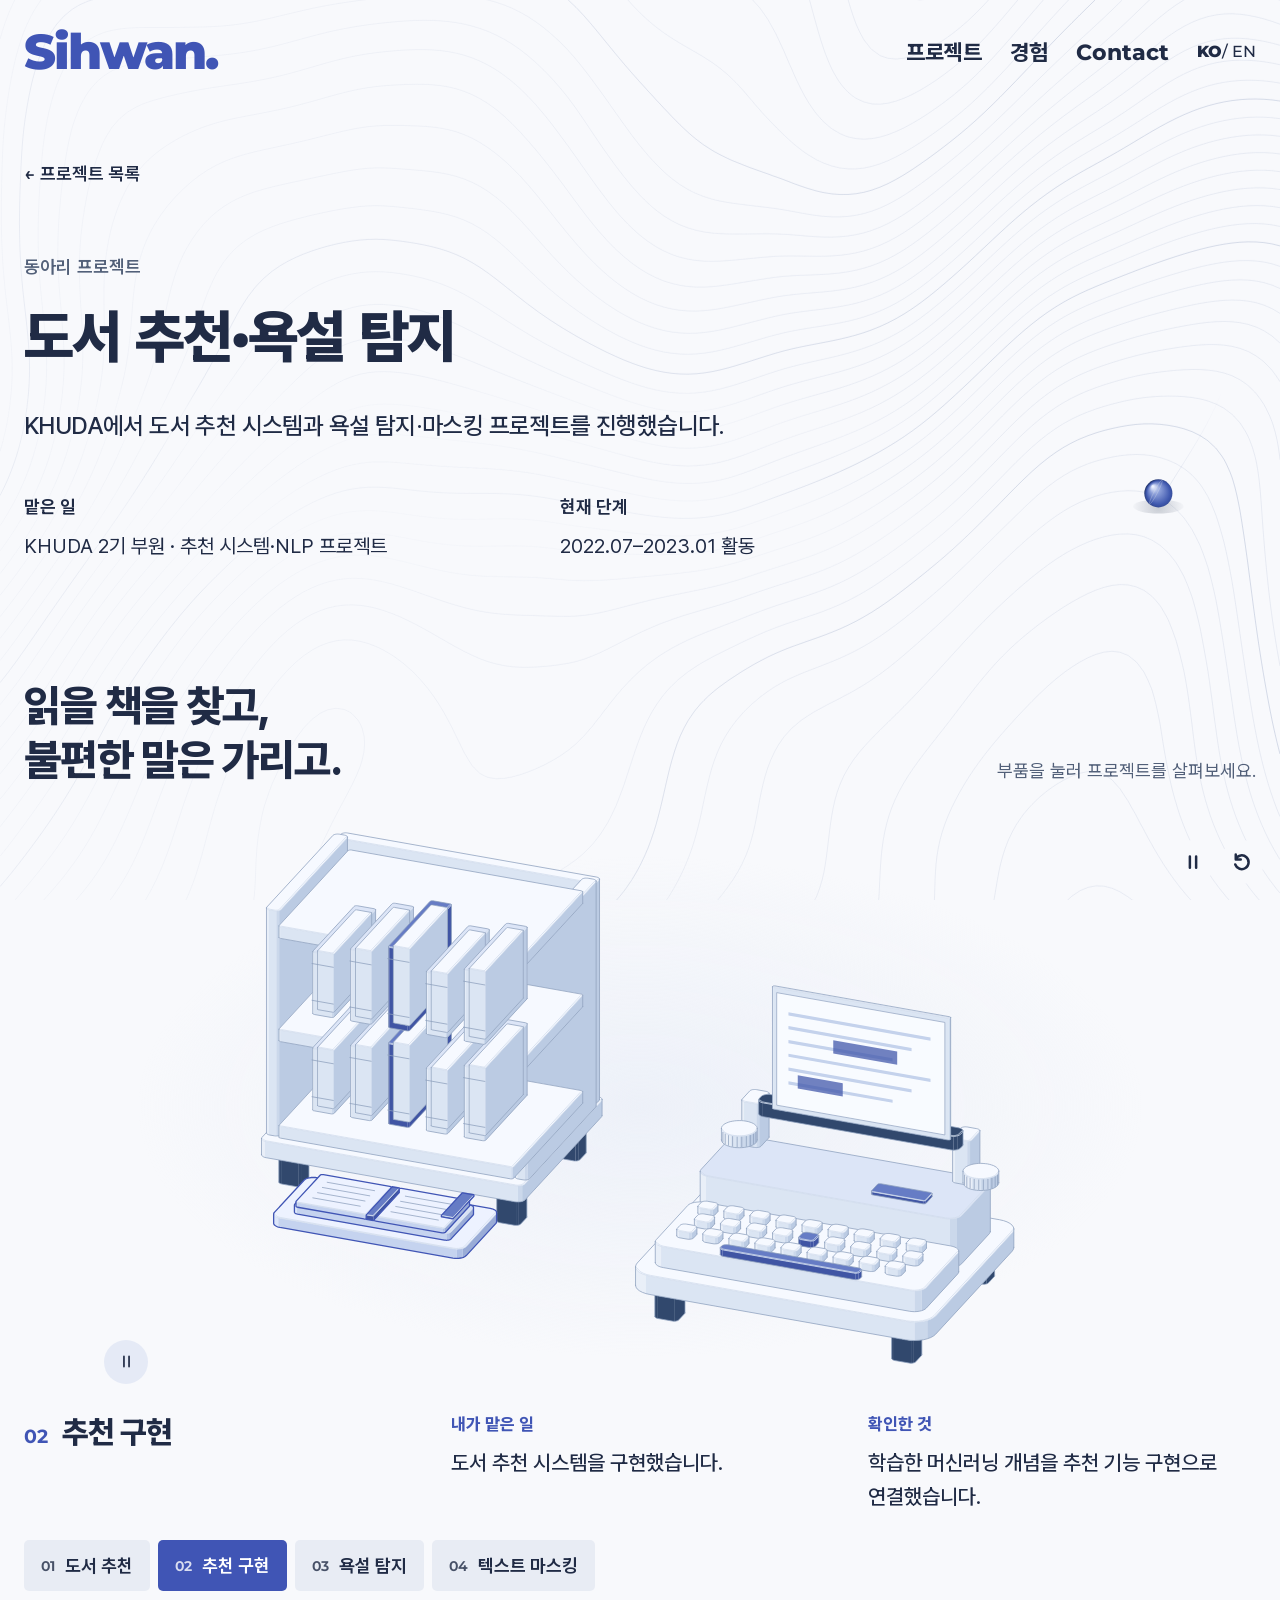
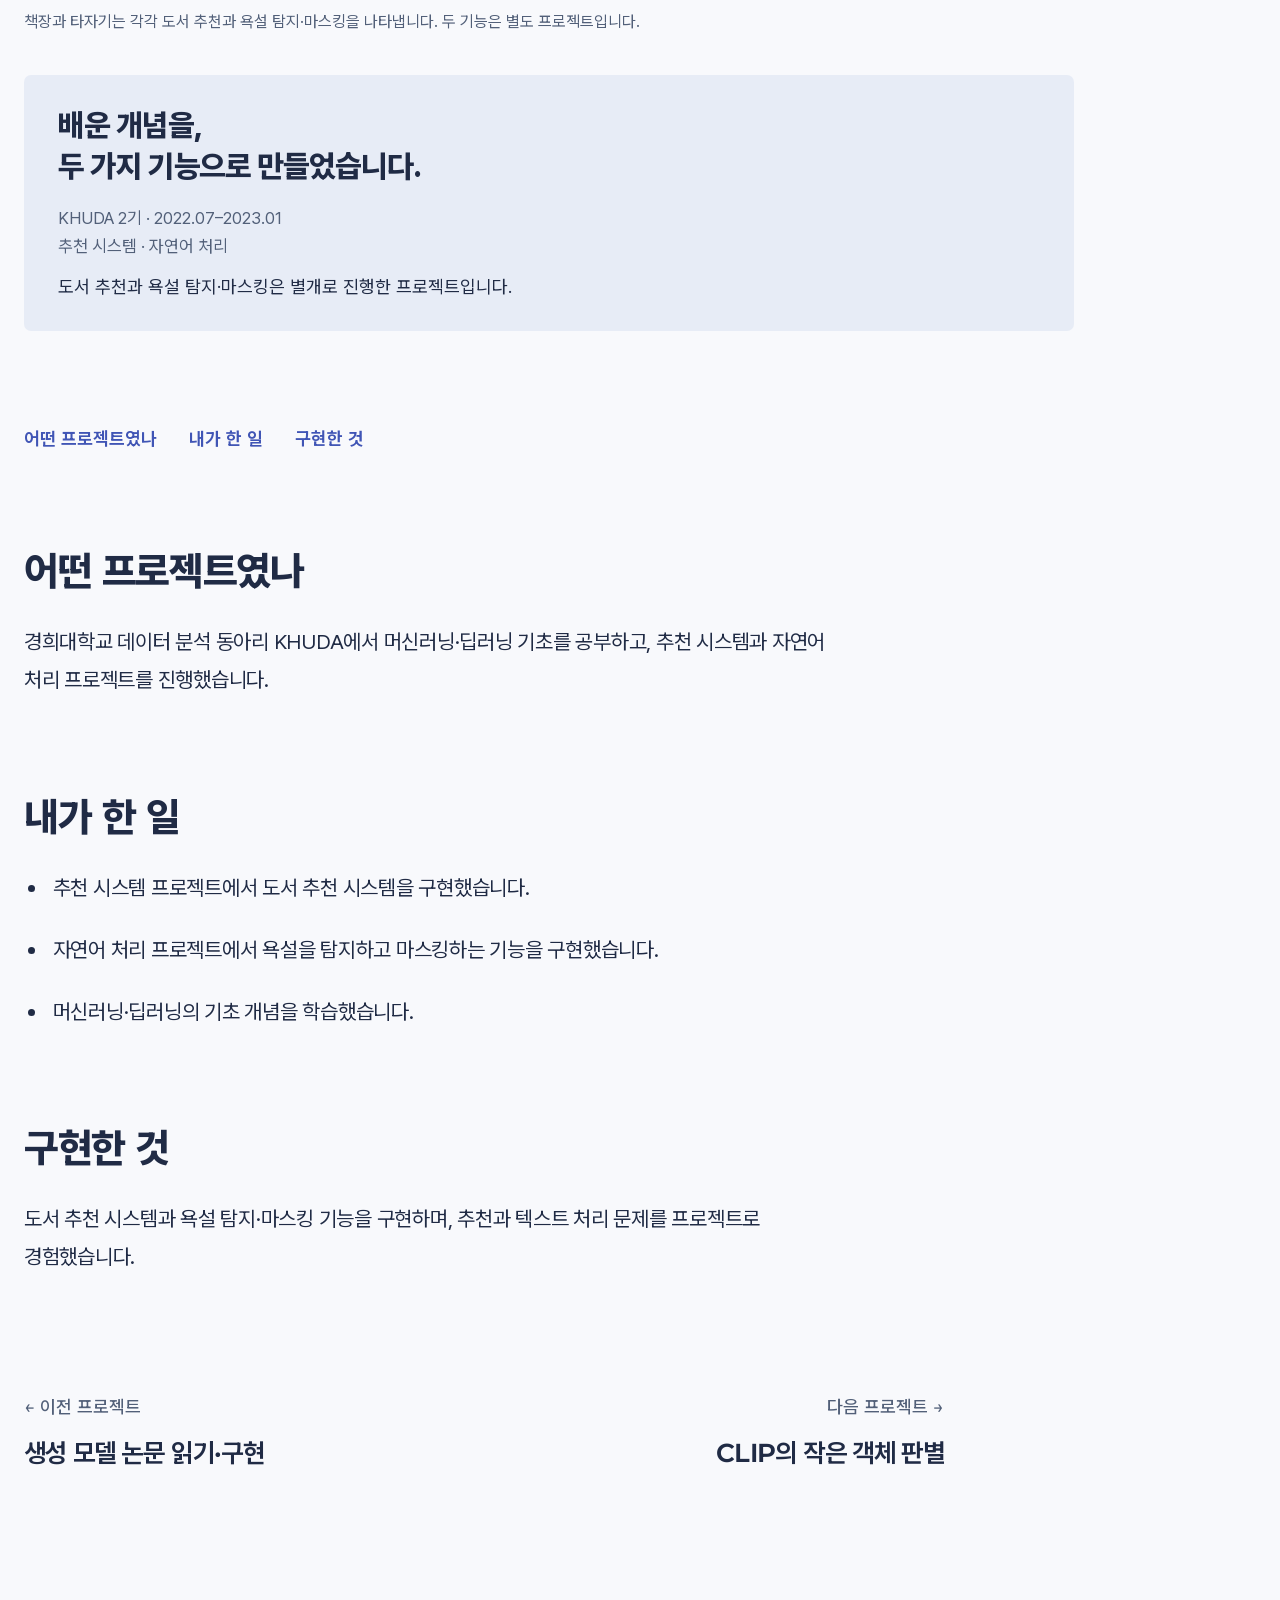
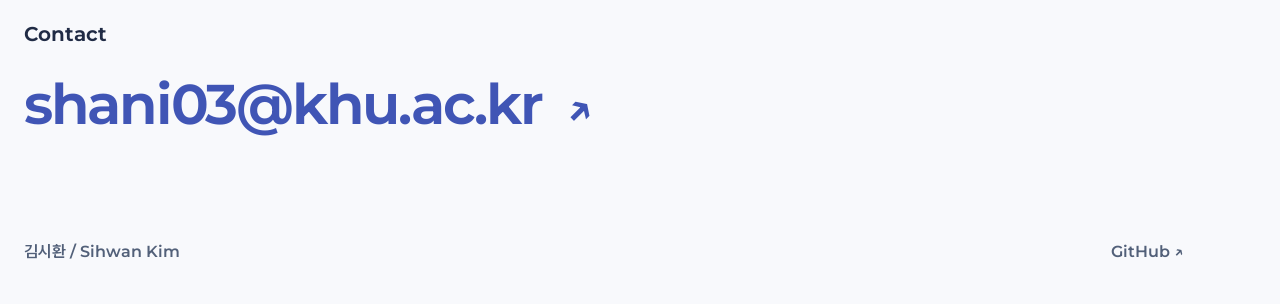
<file: projects/khuda/index.html>
<!DOCTYPE html>

<html lang="ko">
<head>
<meta charset="utf-8"/>
<meta content="width=device-width,initial-scale=1" name="viewport"/>
<meta content="#F8F9FC" name="theme-color"/>
<title data-en="Book recommendation &amp; profanity detection — Sihwan Kim" data-ko="도서 추천·욕설 탐지 — 김시환">도서 추천·욕설 탐지 — 김시환</title>
<meta content="KHUDA에서 도서 추천 시스템과 욕설 탐지·마스킹 프로젝트를 진행했습니다." data-en="At KHUDA, I worked on a book recommendation system and profanity detection and masking." data-ko="KHUDA에서 도서 추천 시스템과 욕설 탐지·마스킹 프로젝트를 진행했습니다." name="description"/>
<link href="https://sihxan.github.io/projects/khuda/" rel="canonical"/>
<link as="font" crossorigin="" href="../../assets/Montserrat.woff2?v=blue-20261018" rel="preload" type="font/woff2"/>
<link as="font" crossorigin="" href="../../assets/Pretendard.woff2?v=blue-20261018" rel="preload" type="font/woff2"/>
<link href="../../assets/portfolio.css?v=blue-20261018" rel="stylesheet"/>
<link href="../../assets/project-details.css?v=blue-20261018" rel="stylesheet"/>
<link href="../../assets/color-system.css?v=blue-20261018" rel="stylesheet"/>
<link rel="stylesheet" href="../../assets/project-explorer.css?v=apparatus-20261028"/>
</head>
<body class="project-detail">
<a class="skip" data-en="Skip to content" data-ko="본문 바로가기" href="#main">본문 바로가기</a>
<canvas aria-label="페이지 전체를 이어가는 등고선과 스크롤을 뒤따라 굴러오는 구슬" class="contour-background" id="loss-landscape" role="img"></canvas>
<div class="motion-tools">
<button aria-label="애니메이션 일시 정지" id="toggle-motion" type="button"><svg aria-hidden="true" class="pause-icon" viewbox="0 0 16 16"><path d="M5.5 3.5v9m5-9v9"></path></svg><svg aria-hidden="true" class="play-icon" viewbox="0 0 16 16"><path d="m5 3 7 5-7 5z"></path></svg></button>
<button aria-label="애니메이션 처음부터 다시 보기" id="restart-motion" type="button"><svg aria-hidden="true" viewbox="0 0 16 16"><path d="M3 5.5A5.5 5.5 0 1 1 2.6 10M3 2v4h4"></path></svg></button>
</div>
<div class="wrap">
<header>
<a aria-label="Sihwan Kim — Home" class="wordmark" data-home-link="" href="../../">Sihwan.</a>
<nav aria-label="주 메뉴">
<a class="" data-en="Work" data-home-link="" data-ko="프로젝트" href="../../#work">프로젝트</a>
<a class="" data-en="About" data-home-link="" data-ko="경험" href="../../#profile">경험</a>
<a data-en="Contact" data-home-link="" data-ko="Contact" href="../../#contact">Contact</a>
<button aria-label="Switch to English" class="language" type="button"><strong>KO</strong> / EN</button>
</nav>
</header>
<main id="main">
<section aria-labelledby="project-title" class="detail-hero">
<a class="back-link" data-en="← All projects" data-home-link="" data-ko="← 프로젝트 목록" href="../../#project-khuda">← 프로젝트 목록</a>
<p class="detail-kicker" data-en="Club projects" data-ko="동아리 프로젝트">동아리 프로젝트</p>
<h1 class="" data-en="Book recommendation &amp;amp; profanity detection" data-ko="도서 추천·욕설 탐지" id="project-title">도서 추천·욕설 탐지</h1>
<p class="detail-lead" data-en="At KHUDA, I worked on a book recommendation system and profanity detection and masking." data-ko="KHUDA에서 도서 추천 시스템과 욕설 탐지·마스킹 프로젝트를 진행했습니다.">KHUDA에서 도서 추천 시스템과 욕설 탐지·마스킹 프로젝트를 진행했습니다.</p>
<dl class="detail-facts">
<div><dt class="" data-en="My role" data-ko="맡은 일">맡은 일</dt><dd class="" data-en="KHUDA second-cohort member · Recommendation and NLP projects" data-ko="KHUDA 2기 부원 · 추천 시스템·NLP 프로젝트">KHUDA 2기 부원 · 추천 시스템·NLP 프로젝트</dd></div>
<div><dt class="" data-en="Status" data-ko="현재 단계">현재 단계</dt><dd class="" data-en="Activities: Jul 2022–Jan 2023" data-ko="2022.07–2023.01 활동">2022.07–2023.01 활동</dd></div>
</dl>
</section>
<section class="project-explorer layout-wide" id="experiment" data-project-explorer aria-labelledby="explorer-heading">
<div class="explorer-heading"><h2 id="explorer-heading" data-ko="읽을 책을 찾고,&lt;br&gt;불편한 말은 가리고." data-en="Find the next book.&lt;br&gt;Filter harmful language.">읽을 책을 찾고,<br>불편한 말은 가리고.</h2><p  data-ko="부품을 눌러 프로젝트를 살펴보세요." data-en="Select a part. Explore the project.">부품을 눌러 프로젝트를 살펴보세요.</p></div>
<div class="explorer-layout"><div class="explorer-stage"><svg xmlns="http://www.w3.org/2000/svg" class="project-apparatus khuda-apparatus" viewBox="-116.96 -111.64 1174.05 840.76" role="group" aria-labelledby="khuda-title"><title id="khuda-title">KHUDA recommendation bookshelf and separate text-masking typewriter</title><desc>Conceptual illustration. Shapes and motion explain the project; they are not measured results.</desc><style>
.khuda-apparatus{--top:#f6f9ff;--s0:#bbcbe3;--s1:#cbd8eb;--s2:#dbe5f3;--s3:#e9eff8;--edge:#8d9fbd;color:#4055b5}
.khuda-apparatus path,.khuda-apparatus circle{vector-effect:non-scaling-stroke}
.khuda-apparatus .iso-fill{fill:#e6edf8;stroke:none}.khuda-apparatus .iso-top{fill:var(--top);stroke:none}
.khuda-apparatus .iso-shade{stroke:none}.khuda-apparatus .iso-shade[data-shade="0"]{fill:var(--s0)}.khuda-apparatus .iso-shade[data-shade="1"]{fill:var(--s1)}.khuda-apparatus .iso-shade[data-shade="2"]{fill:var(--s2)}.khuda-apparatus .iso-shade[data-shade="3"]{fill:var(--s3)}
.khuda-apparatus .iso-line{fill:none;stroke:var(--edge);stroke-width:.75;stroke-linejoin:round;stroke-linecap:round}.khuda-apparatus .iso-line[data-tone="faint"]{stroke:#d2ddec}.khuda-apparatus .iso-line[data-tone="hi"]{stroke:#51678f}
.khuda-apparatus .iso-dots{fill:#7b8dab}.khuda-apparatus .accent .iso-top{fill:#667cc5}.khuda-apparatus .accent .iso-shade{fill:#4055a4}.khuda-apparatus .dark .iso-top,.khuda-apparatus .dark .iso-shade{fill:#31486d}.khuda-apparatus .tint .iso-top{fill:#dce5f7}
.khuda-apparatus .paper{fill:#f8fbff;stroke:#91a3c1;stroke-width:.7}.khuda-apparatus .screen{fill:#2c4269;stroke:#8a9ec5;stroke-width:1}.khuda-apparatus .noise{fill:#9db0db;stroke:none}.khuda-apparatus .ink{fill:#4055b5;stroke:none}.khuda-apparatus .quiet-ink{fill:#c4d2ec;stroke:none}.khuda-apparatus .rule{fill:none;stroke:#a5b6d1;stroke-width:1.1;stroke-linecap:round}.khuda-apparatus .mask{fill:#3f55aa;stroke:none}
.khuda-apparatus .flow-track{fill:none;stroke:#adbde0;stroke-width:1.5;stroke-linecap:round;stroke-linejoin:round}
.khuda-apparatus .apparatus-part{cursor:pointer;outline:none}.khuda-apparatus .apparatus-part.is-active{--top:#edf2ff;--s0:#9aacd7;--s1:#afc0e5;--s2:#c5d3ef;--s3:#dce6fa}
.khuda-apparatus .apparatus-part.is-active .iso-edge,.khuda-apparatus .apparatus-part.is-hovered .iso-edge,.khuda-apparatus .apparatus-part:hover .iso-edge{stroke:#4055b5;stroke-width:1.3}.khuda-apparatus .apparatus-part:focus-visible .iso-edge{stroke:#233b9d;stroke-width:1.9}
</style><g class="apparatus-part" data-part="books" role="button" tabindex="0" aria-label="books"><g class="iso-solid dark"><path class="iso-fill" d="M32.5 287.3L32.6 286.7L33 286.1L41.4 277L42 276.5L42.9 276L44.1 275.6L45.3 275.2L46.7 275.1L48.2 275L49.6 275L51 275.2L71.6 278.9L72.9 279.2L74 279.6L74.9 280.1L75.6 280.6L76.1 281.2L76.2 281.9L76.2 331.8L76.1 332.4L75.7 333L67.4 342.1L66.7 342.6L65.8 343.1L64.7 343.5L63.4 343.8L62 344L60.6 344.1L59.1 344L57.7 343.8L37.1 340.2L35.8 339.9L34.7 339.5L33.8 339L33.1 338.5L32.7 337.9L32.5 337.2Z"/><path class="iso-shade" data-shade="0" d="M76.2 331.8L76.1 332.4L76.1 282.5L76.2 281.9ZM76.1 332.4L75.7 333L75.7 283.1L76.1 282.5ZM75.7 333L67.4 342.1L67.4 292.1L75.7 283.1ZM67.4 342.1L66.7 342.6L66.7 292.7L67.4 292.1ZM66.7 342.6L65.8 343.1L65.8 293.2L66.7 292.7ZM65.8 343.1L64.7 343.5L64.7 293.6L65.8 293.2Z"/><path class="iso-shade" data-shade="1" d="M64.7 343.5L63.4 343.8L63.4 293.9L64.7 293.6ZM63.4 343.8L62 344L62 294.1L63.4 293.9ZM62 344L60.6 344.1L60.6 294.2L62 294.1Z"/><path class="iso-shade" data-shade="2" d="M60.6 344.1L59.1 344L59.1 294.1L60.6 294.2ZM59.1 344L57.7 343.8L57.7 293.9L59.1 294.1ZM57.7 343.8L37.1 340.2L37.1 290.3L57.7 293.9ZM37.1 340.2L35.8 339.9L35.8 290L37.1 290.3Z"/><path class="iso-shade" data-shade="3" d="M35.8 339.9L34.7 339.5L34.7 289.6L35.8 290ZM34.7 339.5L33.8 339L33.8 289.1L34.7 289.6ZM33.8 339L33.1 338.5L33.1 288.5L33.8 289.1ZM33.1 338.5L32.7 337.9L32.7 287.9L33.1 288.5ZM32.7 337.9L32.5 337.2L32.5 287.3L32.7 287.9Z"/><path class="iso-top" d="M71.6 278.9L72.9 279.2L74 279.6L74.9 280.1L75.6 280.6L76.1 281.2L76.2 281.9L76.1 282.5L75.7 283.1L67.4 292.1L66.7 292.7L65.8 293.2L64.7 293.6L63.4 293.9L62 294.1L60.6 294.2L59.1 294.1L57.7 293.9L37.1 290.3L35.8 290L34.7 289.6L33.8 289.1L33.1 288.5L32.7 287.9L32.5 287.3L32.6 286.7L33 286.1L41.4 277L42 276.5L42.9 276L44.1 275.6L45.3 275.2L46.7 275.1L48.2 275L49.6 275L51 275.2Z"/><path class="iso-line iso-crease" data-tone="faint" d="M76.2 281.9L76.1 282.5L75.7 283.1L67.4 292.1L66.7 292.7L65.8 293.2L64.7 293.6L63.4 293.9L62 294.1L60.6 294.2L59.1 294.1L57.7 293.9L37.1 290.3L35.8 290L34.7 289.6L33.8 289.1L33.1 288.5L32.7 287.9L32.5 287.3"/><path class="iso-line iso-bevel" data-tone="faint" d="M76.2 281.9L73.6 282.3L73.2 282.7L65 291.7L64.5 292.1L63.9 292.4L63.2 292.7L62.4 292.9L61.5 293L60.5 293L59.6 293L58.6 292.9L38.2 289.2L37.3 289L36.5 288.8L35.9 288.5L35.5 288.1L35.2 287.7L32.5 287.3"/><path class="iso-line iso-edge" data-tone="mid" d="M32.5 287.3L32.6 286.7L33 286.1L41.4 277L42 276.5L42.9 276L44.1 275.6L45.3 275.2L46.7 275.1L48.2 275L49.6 275L51 275.2L71.6 278.9L72.9 279.2L74 279.6L74.9 280.1L75.6 280.6L76.1 281.2L76.2 281.9M76.2 331.8L76.1 332.4L75.7 333L67.4 342.1L66.7 342.6L65.8 343.1L64.7 343.5L63.4 343.8L62 344L60.6 344.1L59.1 344L57.7 343.8L37.1 340.2L35.8 339.9L34.7 339.5L33.8 339L33.1 338.5L32.7 337.9L32.5 337.2M76.2 281.9L76.2 331.8M32.5 287.3L32.5 337.2"/></g><g class="iso-solid dark"><path class="iso-fill" d="M348.4 343.2L348.5 342.6L348.9 342L357.2 333L357.9 332.4L358.8 331.9L359.9 331.5L361.2 331.2L362.6 331L364 330.9L365.5 331L366.9 331.2L387.5 334.8L388.8 335.1L389.9 335.5L390.8 336L391.5 336.6L391.9 337.2L392.1 337.8L392.1 387.7L392 388.4L391.6 389L383.2 398L382.6 398.6L381.7 399.1L380.5 399.5L379.3 399.8L377.9 400L376.4 400L375 400L373.6 399.8L353 396.1L351.7 395.8L350.6 395.5L349.7 395L349 394.4L348.5 393.8L348.4 393.2Z"/><path class="iso-shade" data-shade="0" d="M392.1 387.7L392 388.4L392 338.4L392.1 337.8ZM392 388.4L391.6 389L391.6 339L392 338.4ZM391.6 389L383.2 398L383.2 348.1L391.6 339ZM383.2 398L382.6 398.6L382.6 348.6L383.2 348.1ZM382.6 398.6L381.7 399.1L381.7 349.1L382.6 348.6ZM381.7 399.1L380.5 399.5L380.5 349.5L381.7 349.1Z"/><path class="iso-shade" data-shade="1" d="M380.5 399.5L379.3 399.8L379.3 349.8L380.5 349.5ZM379.3 399.8L377.9 400L377.9 350L379.3 349.8ZM377.9 400L376.4 400L376.4 350.1L377.9 350Z"/><path class="iso-shade" data-shade="2" d="M376.4 400L375 400L375 350L376.4 350.1ZM375 400L373.6 399.8L373.6 349.9L375 350ZM373.6 399.8L353 396.1L353 346.2L373.6 349.9ZM353 396.1L351.7 395.8L351.7 345.9L353 346.2Z"/><path class="iso-shade" data-shade="3" d="M351.7 395.8L350.6 395.5L350.6 345.5L351.7 345.9ZM350.6 395.5L349.7 395L349.7 345L350.6 345.5ZM349.7 395L349 394.4L349 344.5L349.7 345ZM349 394.4L348.5 393.8L348.5 343.9L349 344.5ZM348.5 393.8L348.4 393.2L348.4 343.2L348.5 343.9Z"/><path class="iso-top" d="M387.5 334.8L388.8 335.1L389.9 335.5L390.8 336L391.5 336.6L391.9 337.2L392.1 337.8L392 338.4L391.6 339L383.2 348.1L382.6 348.6L381.7 349.1L380.5 349.5L379.3 349.8L377.9 350L376.4 350.1L375 350L373.6 349.9L353 346.2L351.7 345.9L350.6 345.5L349.7 345L349 344.5L348.5 343.9L348.4 343.2L348.5 342.6L348.9 342L357.2 333L357.9 332.4L358.8 331.9L359.9 331.5L361.2 331.2L362.6 331L364 330.9L365.5 331L366.9 331.2Z"/><path class="iso-line iso-crease" data-tone="faint" d="M392.1 337.8L392 338.4L391.6 339L383.2 348.1L382.6 348.6L381.7 349.1L380.5 349.5L379.3 349.8L377.9 350L376.4 350.1L375 350L373.6 349.9L353 346.2L351.7 345.9L350.6 345.5L349.7 345L349 344.5L348.5 343.9L348.4 343.2"/><path class="iso-line iso-bevel" data-tone="faint" d="M392.1 337.8L389.4 338.2L389.1 338.7L380.9 347.6L380.4 348L379.8 348.3L379.1 348.6L378.3 348.8L377.4 348.9L376.4 349L375.5 348.9L374.4 348.8L354.1 345.2L353.1 345L352.4 344.7L351.8 344.4L351.3 344L351.1 343.6L348.4 343.2"/><path class="iso-line iso-edge" data-tone="mid" d="M348.4 343.2L348.5 342.6L348.9 342L357.2 333L357.9 332.4L358.8 331.9L359.9 331.5L361.2 331.2L362.6 331L364 330.9L365.5 331L366.9 331.2L387.5 334.8L388.8 335.1L389.9 335.5L390.8 336L391.5 336.6L391.9 337.2L392.1 337.8M392.1 387.7L392 388.4L391.6 389L383.2 398L382.6 398.6L381.7 399.1L380.5 399.5L379.3 399.8L377.9 400L376.4 400L375 400L373.6 399.8L353 396.1L351.7 395.8L350.6 395.5L349.7 395L349 394.4L348.5 393.8L348.4 393.2M392.1 337.8L392.1 387.7M348.4 343.2L348.4 393.2"/></g><g class="iso-solid dark"><path class="iso-fill" d="M-53.5 380.6L-53.4 380L-53 379.4L-44.6 370.3L-44 369.8L-43.1 369.3L-41.9 368.9L-40.7 368.6L-39.3 368.4L-37.8 368.3L-36.4 368.4L-35 368.5L-14.4 372.2L-13.1 372.5L-12 372.9L-11.1 373.4L-10.4 373.9L-9.9 374.5L-9.8 375.2L-9.8 425.1L-9.9 425.7L-10.3 426.3L-18.6 435.4L-19.3 435.9L-20.2 436.4L-21.3 436.8L-22.6 437.1L-24 437.3L-25.4 437.4L-26.9 437.3L-28.3 437.2L-48.9 433.5L-50.2 433.2L-51.3 432.8L-52.2 432.3L-52.9 431.8L-53.4 431.2L-53.5 430.5Z"/><path class="iso-shade" data-shade="0" d="M-9.8 425.1L-9.9 425.7L-9.9 375.8L-9.8 375.2ZM-9.9 425.7L-10.3 426.3L-10.3 376.4L-9.9 375.8ZM-10.3 426.3L-18.6 435.4L-18.6 385.4L-10.3 376.4ZM-18.6 435.4L-19.3 435.9L-19.3 386L-18.6 385.4ZM-19.3 435.9L-20.2 436.4L-20.2 386.5L-19.3 386ZM-20.2 436.4L-21.3 436.8L-21.3 386.9L-20.2 386.5Z"/><path class="iso-shade" data-shade="1" d="M-21.3 436.8L-22.6 437.1L-22.6 387.2L-21.3 386.9ZM-22.6 437.1L-24 437.3L-24 387.4L-22.6 387.2ZM-24 437.3L-25.4 437.4L-25.4 387.5L-24 387.4Z"/><path class="iso-shade" data-shade="2" d="M-25.4 437.4L-26.9 437.3L-26.9 387.4L-25.4 387.5ZM-26.9 437.3L-28.3 437.2L-28.3 387.2L-26.9 387.4ZM-28.3 437.2L-48.9 433.5L-48.9 383.6L-28.3 387.2ZM-48.9 433.5L-50.2 433.2L-50.2 383.3L-48.9 383.6Z"/><path class="iso-shade" data-shade="3" d="M-50.2 433.2L-51.3 432.8L-51.3 382.9L-50.2 383.3ZM-51.3 432.8L-52.2 432.3L-52.2 382.4L-51.3 382.9ZM-52.2 432.3L-52.9 431.8L-52.9 381.9L-52.2 382.4ZM-52.9 431.8L-53.4 431.2L-53.4 381.2L-52.9 381.9ZM-53.4 431.2L-53.5 430.5L-53.5 380.6L-53.4 381.2Z"/><path class="iso-top" d="M-14.4 372.2L-13.1 372.5L-12 372.9L-11.1 373.4L-10.4 373.9L-9.9 374.5L-9.8 375.2L-9.9 375.8L-10.3 376.4L-18.6 385.4L-19.3 386L-20.2 386.5L-21.3 386.9L-22.6 387.2L-24 387.4L-25.4 387.5L-26.9 387.4L-28.3 387.2L-48.9 383.6L-50.2 383.3L-51.3 382.9L-52.2 382.4L-52.9 381.9L-53.4 381.2L-53.5 380.6L-53.4 380L-53 379.4L-44.6 370.3L-44 369.8L-43.1 369.3L-41.9 368.9L-40.7 368.6L-39.3 368.4L-37.8 368.3L-36.4 368.4L-35 368.5Z"/><path class="iso-line iso-crease" data-tone="faint" d="M-9.8 375.2L-9.9 375.8L-10.3 376.4L-18.6 385.4L-19.3 386L-20.2 386.5L-21.3 386.9L-22.6 387.2L-24 387.4L-25.4 387.5L-26.9 387.4L-28.3 387.2L-48.9 383.6L-50.2 383.3L-51.3 382.9L-52.2 382.4L-52.9 381.9L-53.4 381.2L-53.5 380.6"/><path class="iso-line iso-bevel" data-tone="faint" d="M-9.8 375.2L-12.4 375.6L-12.8 376L-21 385L-21.5 385.4L-22.1 385.7L-22.8 386L-23.6 386.2L-24.5 386.3L-25.5 386.3L-26.4 386.3L-27.4 386.2L-47.8 382.6L-48.7 382.3L-49.5 382.1L-50.1 381.8L-50.5 381.4L-50.8 381L-53.5 380.6"/><path class="iso-line iso-edge" data-tone="mid" d="M-53.5 380.6L-53.4 380L-53 379.4L-44.6 370.3L-44 369.8L-43.1 369.3L-41.9 368.9L-40.7 368.6L-39.3 368.4L-37.8 368.3L-36.4 368.4L-35 368.5L-14.4 372.2L-13.1 372.5L-12 372.9L-11.1 373.4L-10.4 373.9L-9.9 374.5L-9.8 375.2M-9.8 425.1L-9.9 425.7L-10.3 426.3L-18.6 435.4L-19.3 435.9L-20.2 436.4L-21.3 436.8L-22.6 437.1L-24 437.3L-25.4 437.4L-26.9 437.3L-28.3 437.2L-48.9 433.5L-50.2 433.2L-51.3 432.8L-52.2 432.3L-52.9 431.8L-53.4 431.2L-53.5 430.5M-9.8 375.2L-9.8 425.1M-53.5 380.6L-53.5 430.5"/></g><g class="iso-solid dark"><path class="iso-fill" d="M262.4 436.6L262.5 435.9L262.9 435.3L271.2 426.3L271.9 425.7L272.8 425.2L273.9 424.8L275.2 424.5L276.6 424.3L278 424.2L279.5 424.3L280.9 424.5L301.5 428.1L302.8 428.4L303.9 428.8L304.8 429.3L305.5 429.9L305.9 430.5L306.1 431.1L306.1 481L306 481.7L305.6 482.3L297.2 491.3L296.6 491.9L295.7 492.4L294.5 492.8L293.3 493.1L291.9 493.3L290.4 493.3L289 493.3L287.6 493.1L267 489.5L265.7 489.2L264.6 488.8L263.6 488.3L263 487.7L262.5 487.1L262.4 486.5Z"/><path class="iso-shade" data-shade="0" d="M306.1 481L306 481.7L306 431.8L306.1 431.1ZM306 481.7L305.6 482.3L305.6 432.4L306 431.8ZM305.6 482.3L297.2 491.3L297.2 441.4L305.6 432.4ZM297.2 491.3L296.6 491.9L296.6 442L297.2 441.4ZM296.6 491.9L295.7 492.4L295.7 442.5L296.6 442ZM295.7 492.4L294.5 492.8L294.5 442.9L295.7 442.5Z"/><path class="iso-shade" data-shade="1" d="M294.5 492.8L293.3 493.1L293.3 443.2L294.5 442.9ZM293.3 493.1L291.9 493.3L291.9 443.4L293.3 443.2ZM291.9 493.3L290.4 493.3L290.4 443.4L291.9 443.4Z"/><path class="iso-shade" data-shade="2" d="M290.4 493.3L289 493.3L289 443.4L290.4 443.4ZM289 493.3L287.6 493.1L287.6 443.2L289 443.4ZM287.6 493.1L267 489.5L267 439.5L287.6 443.2ZM267 489.5L265.7 489.2L265.7 439.2L267 439.5Z"/><path class="iso-shade" data-shade="3" d="M265.7 489.2L264.6 488.8L264.6 438.8L265.7 439.2ZM264.6 488.8L263.6 488.3L263.6 438.4L264.6 438.8ZM263.6 488.3L263 487.7L263 437.8L263.6 438.4ZM263 487.7L262.5 487.1L262.5 437.2L263 437.8ZM262.5 487.1L262.4 486.5L262.4 436.6L262.5 437.2Z"/><path class="iso-top" d="M301.5 428.1L302.8 428.4L303.9 428.8L304.8 429.3L305.5 429.9L305.9 430.5L306.1 431.1L306 431.8L305.6 432.4L297.2 441.4L296.6 442L295.7 442.5L294.5 442.9L293.3 443.2L291.9 443.4L290.4 443.4L289 443.4L287.6 443.2L267 439.5L265.7 439.2L264.6 438.8L263.6 438.4L263 437.8L262.5 437.2L262.4 436.6L262.5 435.9L262.9 435.3L271.2 426.3L271.9 425.7L272.8 425.2L273.9 424.8L275.2 424.5L276.6 424.3L278 424.2L279.5 424.3L280.9 424.5Z"/><path class="iso-line iso-crease" data-tone="faint" d="M306.1 431.1L306 431.8L305.6 432.4L297.2 441.4L296.6 442L295.7 442.5L294.5 442.9L293.3 443.2L291.9 443.4L290.4 443.4L289 443.4L287.6 443.2L267 439.5L265.7 439.2L264.6 438.8L263.6 438.4L263 437.8L262.5 437.2L262.4 436.6"/><path class="iso-line iso-bevel" data-tone="faint" d="M306.1 431.1L303.4 431.5L303.1 432L294.9 440.9L294.4 441.3L293.8 441.7L293.1 441.9L292.2 442.1L291.3 442.2L290.4 442.3L289.5 442.2L288.4 442.1L268.1 438.5L267.1 438.3L266.4 438L265.8 437.7L265.3 437.4L265.1 437L262.4 436.6"/><path class="iso-line iso-edge" data-tone="mid" d="M262.4 436.6L262.5 435.9L262.9 435.3L271.2 426.3L271.9 425.7L272.8 425.2L273.9 424.8L275.2 424.5L276.6 424.3L278 424.2L279.5 424.3L280.9 424.5L301.5 428.1L302.8 428.4L303.9 428.8L304.8 429.3L305.5 429.9L305.9 430.5L306.1 431.1M306.1 481L306 481.7L305.6 482.3L297.2 491.3L296.6 491.9L295.7 492.4L294.5 492.8L293.3 493.1L291.9 493.3L290.4 493.3L289 493.3L287.6 493.1L267 489.5L265.7 489.2L264.6 488.8L263.6 488.3L263 487.7L262.5 487.1L262.4 486.5M306.1 431.1L306.1 481M262.4 436.6L262.4 486.5"/></g><g class="iso-solid"><path class="iso-fill" d="M-78.6 367.5L-78.4 366.6L-77.8 365.7L33.2 245.3L34.2 244.4L35.6 243.7L37.2 243.1L39.1 242.6L41.2 242.3L43.4 242.2L45.5 242.3L47.6 242.6L408.1 306.4L410.1 306.9L411.8 307.5L413.2 308.2L414.2 309L414.9 310L415.1 310.9L415.1 334.2L414.9 335.1L414.3 336.1L303.3 456.5L302.3 457.3L300.9 458.1L299.3 458.7L297.3 459.1L295.3 459.4L293.1 459.5L290.9 459.4L288.8 459.2L-71.7 395.3L-73.6 394.9L-75.3 394.3L-76.7 393.5L-77.7 392.7L-78.4 391.8L-78.6 390.8Z"/><path class="iso-shade" data-shade="0" d="M415.1 334.2L414.9 335.1L414.9 311.9L415.1 310.9ZM414.9 335.1L414.3 336.1L414.3 312.8L414.9 311.9ZM414.3 336.1L303.3 456.5L303.3 433.2L414.3 312.8ZM303.3 456.5L302.3 457.3L302.3 434L303.3 433.2ZM302.3 457.3L300.9 458.1L300.9 434.8L302.3 434ZM300.9 458.1L299.3 458.7L299.3 435.4L300.9 434.8Z"/><path class="iso-shade" data-shade="1" d="M299.3 458.7L297.3 459.1L297.3 435.8L299.3 435.4ZM297.3 459.1L295.3 459.4L295.3 436.1L297.3 435.8ZM295.3 459.4L293.1 459.5L293.1 436.2L295.3 436.1Z"/><path class="iso-shade" data-shade="2" d="M293.1 459.5L290.9 459.4L290.9 436.1L293.1 436.2ZM290.9 459.4L288.8 459.2L288.8 435.9L290.9 436.1ZM288.8 459.2L-71.7 395.3L-71.7 372L288.8 435.9ZM-71.7 395.3L-73.6 394.9L-73.6 371.6L-71.7 372Z"/><path class="iso-shade" data-shade="3" d="M-73.6 394.9L-75.3 394.3L-75.3 371L-73.6 371.6ZM-75.3 394.3L-76.7 393.5L-76.7 370.2L-75.3 371ZM-76.7 393.5L-77.7 392.7L-77.7 369.4L-76.7 370.2ZM-77.7 392.7L-78.4 391.8L-78.4 368.5L-77.7 369.4ZM-78.4 391.8L-78.6 390.8L-78.6 367.5L-78.4 368.5Z"/><path class="iso-top" d="M408.1 306.4L410.1 306.9L411.8 307.5L413.2 308.2L414.2 309L414.9 310L415.1 310.9L414.9 311.9L414.3 312.8L303.3 433.2L302.3 434L300.9 434.8L299.3 435.4L297.3 435.8L295.3 436.1L293.1 436.2L290.9 436.1L288.8 435.9L-71.7 372L-73.6 371.6L-75.3 371L-76.7 370.2L-77.7 369.4L-78.4 368.5L-78.6 367.5L-78.4 366.6L-77.8 365.7L33.2 245.3L34.2 244.4L35.6 243.7L37.2 243.1L39.1 242.6L41.2 242.3L43.4 242.2L45.5 242.3L47.6 242.6Z"/><path class="iso-line iso-crease" data-tone="faint" d="M415.1 310.9L414.9 311.9L414.3 312.8L303.3 433.2L302.3 434L300.9 434.8L299.3 435.4L297.3 435.8L295.3 436.1L293.1 436.2L290.9 436.1L288.8 435.9L-71.7 372L-73.6 371.6L-75.3 371L-76.7 370.2L-77.7 369.4L-78.4 368.5L-78.6 367.5"/><path class="iso-line iso-bevel" data-tone="faint" d="M415.1 310.9L412.3 311.6L411.8 312.4L301 432.7L300.1 433.4L299.1 434L297.8 434.4L296.3 434.8L294.7 435L293.1 435.1L291.4 435L289.7 434.8L-70.6 371L-72.2 370.6L-73.5 370.2L-74.5 369.6L-75.3 369L-75.8 368.3L-78.6 367.5"/><path class="iso-line iso-edge" data-tone="mid" d="M-78.6 367.5L-78.4 366.6L-77.8 365.7L33.2 245.3L34.2 244.4L35.6 243.7L37.2 243.1L39.1 242.6L41.2 242.3L43.4 242.2L45.5 242.3L47.6 242.6L408.1 306.4L410.1 306.9L411.8 307.5L413.2 308.2L414.2 309L414.9 310L415.1 310.9M415.1 334.2L414.9 335.1L414.3 336.1L303.3 456.5L302.3 457.3L300.9 458.1L299.3 458.7L297.3 459.1L295.3 459.4L293.1 459.5L290.9 459.4L288.8 459.2L-71.7 395.3L-73.6 394.9L-75.3 394.3L-76.7 393.5L-77.7 392.7L-78.4 391.8L-78.6 390.8M415.1 310.9L415.1 334.2M-78.6 367.5L-78.6 390.8"/></g><g class="iso-solid"><path class="iso-fill" d="M33.3 -69.4L33.4 -70L33.8 -70.6L36.6 -73.6L37.3 -74.2L38.2 -74.7L39.3 -75.1L40.6 -75.4L42 -75.6L43.4 -75.7L44.9 -75.6L46.2 -75.4L406.8 -11.6L408 -11.3L409.2 -10.9L410.1 -10.4L410.8 -9.8L411.2 -9.2L411.4 -8.6L411.4 310.9L411.3 311.5L410.8 312.2L408.1 315.2L407.4 315.7L406.5 316.2L405.4 316.6L404.1 316.9L402.7 317.1L401.3 317.2L399.8 317.1L398.4 317L37.9 253.1L36.6 252.8L35.5 252.4L34.6 251.9L33.9 251.4L33.4 250.8L33.3 250.1Z"/><path class="iso-shade" data-shade="0" d="M411.4 310.9L411.3 311.5L411.3 -8L411.4 -8.6ZM411.3 311.5L410.8 312.2L410.8 -7.4L411.3 -8ZM410.8 312.2L408.1 315.2L408.1 -4.3L410.8 -7.4ZM408.1 315.2L407.4 315.7L407.4 -3.8L408.1 -4.3ZM407.4 315.7L406.5 316.2L406.5 -3.3L407.4 -3.8ZM406.5 316.2L405.4 316.6L405.4 -2.9L406.5 -3.3Z"/><path class="iso-shade" data-shade="1" d="M405.4 316.6L404.1 316.9L404.1 -2.6L405.4 -2.9ZM404.1 316.9L402.7 317.1L402.7 -2.4L404.1 -2.6ZM402.7 317.1L401.3 317.2L401.3 -2.3L402.7 -2.4Z"/><path class="iso-shade" data-shade="2" d="M401.3 317.2L399.8 317.1L399.8 -2.4L401.3 -2.3ZM399.8 317.1L398.4 317L398.4 -2.5L399.8 -2.4ZM398.4 317L37.9 253.1L37.9 -66.4L398.4 -2.5ZM37.9 253.1L36.6 252.8L36.6 -66.7L37.9 -66.4Z"/><path class="iso-shade" data-shade="3" d="M36.6 252.8L35.5 252.4L35.5 -67.1L36.6 -66.7ZM35.5 252.4L34.6 251.9L34.6 -67.6L35.5 -67.1ZM34.6 251.9L33.9 251.4L33.9 -68.1L34.6 -67.6ZM33.9 251.4L33.4 250.8L33.4 -68.7L33.9 -68.1ZM33.4 250.8L33.3 250.1L33.3 -69.4L33.4 -68.7Z"/><path class="iso-top" d="M406.8 -11.6L408 -11.3L409.2 -10.9L410.1 -10.4L410.8 -9.8L411.2 -9.2L411.4 -8.6L411.3 -8L410.8 -7.4L408.1 -4.3L407.4 -3.8L406.5 -3.3L405.4 -2.9L404.1 -2.6L402.7 -2.4L401.3 -2.3L399.8 -2.4L398.4 -2.5L37.9 -66.4L36.6 -66.7L35.5 -67.1L34.6 -67.6L33.9 -68.1L33.4 -68.7L33.3 -69.4L33.4 -70L33.8 -70.6L36.6 -73.6L37.3 -74.2L38.2 -74.7L39.3 -75.1L40.6 -75.4L42 -75.6L43.4 -75.7L44.9 -75.6L46.2 -75.4Z"/><path class="iso-line iso-crease" data-tone="faint" d="M411.4 -8.6L411.3 -8L410.8 -7.4L408.1 -4.3L407.4 -3.8L406.5 -3.3L405.4 -2.9L404.1 -2.6L402.7 -2.4L401.3 -2.3L399.8 -2.4L398.4 -2.5L37.9 -66.4L36.6 -66.7L35.5 -67.1L34.6 -67.6L33.9 -68.1L33.4 -68.7L33.3 -69.4"/><path class="iso-line iso-bevel" data-tone="faint" d="M411.4 -8.6L408.7 -8.2L408.4 -7.7L405.7 -4.8L405.2 -4.4L404.6 -4.1L403.9 -3.8L403.1 -3.6L402.2 -3.5L401.2 -3.4L400.3 -3.5L399.3 -3.6L39 -67.4L38.1 -67.6L37.3 -67.9L36.7 -68.2L36.3 -68.6L36 -69L33.3 -69.4"/><path class="iso-line iso-edge" data-tone="mid" d="M33.3 -69.4L33.4 -70L33.8 -70.6L36.6 -73.6L37.3 -74.2L38.2 -74.7L39.3 -75.1L40.6 -75.4L42 -75.6L43.4 -75.7L44.9 -75.6L46.2 -75.4L406.8 -11.6L408 -11.3L409.2 -10.9L410.1 -10.4L410.8 -9.8L411.2 -9.2L411.4 -8.6M411.4 310.9L411.3 311.5L410.8 312.2L408.1 315.2L407.4 315.7L406.5 316.2L405.4 316.6L404.1 316.9L402.7 317.1L401.3 317.2L399.8 317.1L398.4 317L37.9 253.1L36.6 252.8L35.5 252.4L34.6 251.9L33.9 251.4L33.4 250.8L33.3 250.1M411.4 -8.6L411.4 310.9M33.3 -69.4L33.3 250.1"/></g><g class="iso-solid"><path class="iso-fill" d="M-71.4 33.2L-71.3 32.6L-70.9 32L24.9 -71.9L25.5 -72.4L26.4 -72.9L27.6 -73.3L28.8 -73.6L30.2 -73.8L31.7 -73.9L33.1 -73.8L34.5 -73.7L41.4 -72.4L42.6 -72.1L43.8 -71.8L44.7 -71.3L45.4 -70.7L45.8 -70.1L46 -69.5L46 256.7L45.9 257.3L45.5 257.9L-50.3 361.8L-50.9 362.4L-51.8 362.9L-53 363.3L-54.2 363.6L-55.6 363.8L-57.1 363.8L-58.5 363.8L-59.9 363.6L-66.8 362.4L-68.1 362.1L-69.2 361.7L-70.1 361.2L-70.8 360.6L-71.2 360L-71.4 359.4Z"/><path class="iso-shade" data-shade="0" d="M46 256.7L45.9 257.3L45.9 -68.8L46 -69.5ZM45.9 257.3L45.5 257.9L45.5 -68.2L45.9 -68.8ZM45.5 257.9L-50.3 361.8L-50.3 35.6L45.5 -68.2ZM-50.3 361.8L-50.9 362.4L-50.9 36.2L-50.3 35.6ZM-50.9 362.4L-51.8 362.9L-51.8 36.7L-50.9 36.2ZM-51.8 362.9L-53 363.3L-53 37.1L-51.8 36.7Z"/><path class="iso-shade" data-shade="1" d="M-53 363.3L-54.2 363.6L-54.2 37.4L-53 37.1ZM-54.2 363.6L-55.6 363.8L-55.6 37.6L-54.2 37.4ZM-55.6 363.8L-57.1 363.8L-57.1 37.7L-55.6 37.6Z"/><path class="iso-shade" data-shade="2" d="M-57.1 363.8L-58.5 363.8L-58.5 37.6L-57.1 37.7ZM-58.5 363.8L-59.9 363.6L-59.9 37.4L-58.5 37.6ZM-59.9 363.6L-66.8 362.4L-66.8 36.2L-59.9 37.4ZM-66.8 362.4L-68.1 362.1L-68.1 35.9L-66.8 36.2Z"/><path class="iso-shade" data-shade="3" d="M-68.1 362.1L-69.2 361.7L-69.2 35.5L-68.1 35.9ZM-69.2 361.7L-70.1 361.2L-70.1 35L-69.2 35.5ZM-70.1 361.2L-70.8 360.6L-70.8 34.5L-70.1 35ZM-70.8 360.6L-71.2 360L-71.2 33.9L-70.8 34.5ZM-71.2 360L-71.4 359.4L-71.4 33.2L-71.2 33.9Z"/><path class="iso-top" d="M41.4 -72.4L42.6 -72.1L43.8 -71.8L44.7 -71.3L45.4 -70.7L45.8 -70.1L46 -69.5L45.9 -68.8L45.5 -68.2L-50.3 35.6L-50.9 36.2L-51.8 36.7L-53 37.1L-54.2 37.4L-55.6 37.6L-57.1 37.7L-58.5 37.6L-59.9 37.4L-66.8 36.2L-68.1 35.9L-69.2 35.5L-70.1 35L-70.8 34.5L-71.2 33.9L-71.4 33.2L-71.3 32.6L-70.9 32L24.9 -71.9L25.5 -72.4L26.4 -72.9L27.6 -73.3L28.8 -73.6L30.2 -73.8L31.7 -73.9L33.1 -73.8L34.5 -73.7Z"/><path class="iso-line iso-crease" data-tone="faint" d="M46 -69.5L45.9 -68.8L45.5 -68.2L-50.3 35.6L-50.9 36.2L-51.8 36.7L-53 37.1L-54.2 37.4L-55.6 37.6L-57.1 37.7L-58.5 37.6L-59.9 37.4L-66.8 36.2L-68.1 35.9L-69.2 35.5L-70.1 35L-70.8 34.5L-71.2 33.9L-71.4 33.2"/><path class="iso-line iso-bevel" data-tone="faint" d="M46 -69.5L43.3 -69L43 -68.6L-52.6 35.2L-53.1 35.6L-53.7 35.9L-54.4 36.2L-55.2 36.4L-56.1 36.5L-57.1 36.5L-58 36.5L-59.1 36.4L-65.7 35.2L-66.6 35L-67.4 34.7L-68 34.4L-68.4 34L-68.7 33.6L-71.4 33.2"/><path class="iso-line iso-edge" data-tone="mid" d="M-71.4 33.2L-71.3 32.6L-70.9 32L24.9 -71.9L25.5 -72.4L26.4 -72.9L27.6 -73.3L28.8 -73.6L30.2 -73.8L31.7 -73.9L33.1 -73.8L34.5 -73.7L41.4 -72.4L42.6 -72.1L43.8 -71.8L44.7 -71.3L45.4 -70.7L45.8 -70.1L46 -69.5M46 256.7L45.9 257.3L45.5 257.9L-50.3 361.8L-50.9 362.4L-51.8 362.9L-53 363.3L-54.2 363.6L-55.6 363.8L-57.1 363.8L-58.5 363.8L-59.9 363.6L-66.8 362.4L-68.1 362.1L-69.2 361.7L-70.1 361.2L-70.8 360.6L-71.2 360L-71.4 359.4M46 -69.5L46 256.7M-71.4 33.2L-71.4 359.4"/></g><g class="iso-solid"><path class="iso-fill" d="M289.1 97.1L289.2 96.4L289.6 95.8L385.4 -8L386 -8.6L386.9 -9.1L388.1 -9.5L389.3 -9.8L390.7 -10L392.2 -10L393.6 -10L395 -9.8L401.9 -8.6L403.1 -8.3L404.3 -7.9L405.2 -7.4L405.9 -6.9L406.3 -6.2L406.5 -5.6L406.5 320.6L406.4 321.2L406 321.8L310.2 425.6L309.6 426.2L308.7 426.7L307.5 427.1L306.3 427.4L304.9 427.6L303.4 427.7L302 427.6L300.6 427.4L293.7 426.2L292.4 425.9L291.3 425.5L290.4 425L289.7 424.5L289.3 423.9L289.1 423.2Z"/><path class="iso-shade" data-shade="0" d="M406.5 320.6L406.4 321.2L406.4 -5L406.5 -5.6ZM406.4 321.2L406 321.8L406 -4.4L406.4 -5ZM406 321.8L310.2 425.6L310.2 99.5L406 -4.4ZM310.2 425.6L309.6 426.2L309.6 100L310.2 99.5ZM309.6 426.2L308.7 426.7L308.7 100.5L309.6 100ZM308.7 426.7L307.5 427.1L307.5 100.9L308.7 100.5Z"/><path class="iso-shade" data-shade="1" d="M307.5 427.1L306.3 427.4L306.3 101.3L307.5 100.9ZM306.3 427.4L304.9 427.6L304.9 101.4L306.3 101.3ZM304.9 427.6L303.4 427.7L303.4 101.5L304.9 101.4Z"/><path class="iso-shade" data-shade="2" d="M303.4 427.7L302 427.6L302 101.5L303.4 101.5ZM302 427.6L300.6 427.4L300.6 101.3L302 101.5ZM300.6 427.4L293.7 426.2L293.7 100.1L300.6 101.3ZM293.7 426.2L292.4 425.9L292.4 99.8L293.7 100.1Z"/><path class="iso-shade" data-shade="3" d="M292.4 425.9L291.3 425.5L291.3 99.4L292.4 99.8ZM291.3 425.5L290.4 425L290.4 98.9L291.3 99.4ZM290.4 425L289.7 424.5L289.7 98.3L290.4 98.9ZM289.7 424.5L289.3 423.9L289.3 97.7L289.7 98.3ZM289.3 423.9L289.1 423.2L289.1 97.1L289.3 97.7Z"/><path class="iso-top" d="M401.9 -8.6L403.1 -8.3L404.3 -7.9L405.2 -7.4L405.9 -6.9L406.3 -6.2L406.5 -5.6L406.4 -5L406 -4.4L310.2 99.5L309.6 100L308.7 100.5L307.5 100.9L306.3 101.3L304.9 101.4L303.4 101.5L302 101.5L300.6 101.3L293.7 100.1L292.4 99.8L291.3 99.4L290.4 98.9L289.7 98.3L289.3 97.7L289.1 97.1L289.2 96.4L289.6 95.8L385.4 -8L386 -8.6L386.9 -9.1L388.1 -9.5L389.3 -9.8L390.7 -10L392.2 -10L393.6 -10L395 -9.8Z"/><path class="iso-line iso-crease" data-tone="faint" d="M406.5 -5.6L406.4 -5L406 -4.4L310.2 99.5L309.6 100L308.7 100.5L307.5 100.9L306.3 101.3L304.9 101.4L303.4 101.5L302 101.5L300.6 101.3L293.7 100.1L292.4 99.8L291.3 99.4L290.4 98.9L289.7 98.3L289.3 97.7L289.1 97.1"/><path class="iso-line iso-bevel" data-tone="faint" d="M406.5 -5.6L403.8 -5.2L403.5 -4.7L307.9 99L307.4 99.4L306.8 99.7L306.1 100L305.3 100.2L304.4 100.3L303.4 100.4L302.5 100.3L301.5 100.2L294.8 99L293.9 98.8L293.1 98.6L292.5 98.2L292.1 97.9L291.8 97.5L289.1 97.1"/><path class="iso-line iso-edge" data-tone="mid" d="M289.1 97.1L289.2 96.4L289.6 95.8L385.4 -8L386 -8.6L386.9 -9.1L388.1 -9.5L389.3 -9.8L390.7 -10L392.2 -10L393.6 -10L395 -9.8L401.9 -8.6L403.1 -8.3L404.3 -7.9L405.2 -7.4L405.9 -6.9L406.3 -6.2L406.5 -5.6M406.5 320.6L406.4 321.2L406 321.8L310.2 425.6L309.6 426.2L308.7 426.7L307.5 427.1L306.3 427.4L304.9 427.6L303.4 427.7L302 427.6L300.6 427.4L293.7 426.2L292.4 425.9L291.3 425.5L290.4 425L289.7 424.5L289.3 423.9L289.1 423.2M406.5 -5.6L406.5 320.6M289.1 97.1L289.1 423.2"/></g><g class="iso-solid"><path class="iso-fill" d="M-53.3 348.8L-53.2 348.5L-53 348.2L46.8 239.8L47.2 239.5L47.6 239.3L48.2 239.1L48.8 238.9L49.5 238.8L50.2 238.8L51 238.8L51.7 238.9L384.7 297.9L385.3 298L385.9 298.2L386.4 298.5L386.7 298.8L386.9 299.1L387 299.4L387 316L386.9 316.3L386.7 316.6L286.9 425L286.5 425.3L286.1 425.5L285.5 425.7L284.9 425.9L284.2 426L283.5 426L282.7 426L282 425.9L-51 366.9L-51.6 366.8L-52.2 366.6L-52.7 366.3L-53 366.1L-53.2 365.7L-53.3 365.4Z"/><path class="iso-shade" data-shade="0" d="M387 316L386.9 316.3L386.9 299.7L387 299.4ZM386.9 316.3L386.7 316.6L386.7 300L386.9 299.7ZM386.7 316.6L286.9 425L286.9 408.4L386.7 300ZM286.9 425L286.5 425.3L286.5 408.7L286.9 408.4ZM286.5 425.3L286.1 425.5L286.1 408.9L286.5 408.7ZM286.1 425.5L285.5 425.7L285.5 409.1L286.1 408.9Z"/><path class="iso-shade" data-shade="1" d="M285.5 425.7L284.9 425.9L284.9 409.3L285.5 409.1ZM284.9 425.9L284.2 426L284.2 409.4L284.9 409.3ZM284.2 426L283.5 426L283.5 409.4L284.2 409.4Z"/><path class="iso-shade" data-shade="2" d="M283.5 426L282.7 426L282.7 409.4L283.5 409.4ZM282.7 426L282 425.9L282 409.3L282.7 409.4ZM282 425.9L-51 366.9L-51 350.3L282 409.3ZM-51 366.9L-51.6 366.8L-51.6 350.1L-51 350.3Z"/><path class="iso-shade" data-shade="3" d="M-51.6 366.8L-52.2 366.6L-52.2 349.9L-51.6 350.1ZM-52.2 366.6L-52.7 366.3L-52.7 349.7L-52.2 349.9ZM-52.7 366.3L-53 366.1L-53 349.4L-52.7 349.7ZM-53 366.1L-53.2 365.7L-53.2 349.1L-53 349.4ZM-53.2 365.7L-53.3 365.4L-53.3 348.8L-53.2 349.1Z"/><path class="iso-top" d="M384.7 297.9L385.3 298L385.9 298.2L386.4 298.5L386.7 298.8L386.9 299.1L387 299.4L386.9 299.7L386.7 300L286.9 408.4L286.5 408.7L286.1 408.9L285.5 409.1L284.9 409.3L284.2 409.4L283.5 409.4L282.7 409.4L282 409.3L-51 350.3L-51.6 350.1L-52.2 349.9L-52.7 349.7L-53 349.4L-53.2 349.1L-53.3 348.8L-53.2 348.5L-53 348.2L46.8 239.8L47.2 239.5L47.6 239.3L48.2 239.1L48.8 238.9L49.5 238.8L50.2 238.8L51 238.8L51.7 238.9Z"/><path class="iso-line iso-crease" data-tone="faint" d="M387 299.4L386.9 299.7L386.7 300L286.9 408.4L286.5 408.7L286.1 408.9L285.5 409.1L284.9 409.3L284.2 409.4L283.5 409.4L282.7 409.4L282 409.3L-51 350.3L-51.6 350.1L-52.2 349.9L-52.7 349.7L-53 349.4L-53.2 349.1L-53.3 348.8"/><path class="iso-line iso-bevel" data-tone="faint" d="M387 299.4L384.4 299.5L384.3 299.6L284.5 407.9L284.4 408L284.2 408.1L284.1 408.2L283.9 408.2L283.7 408.2L283.4 408.2L283.2 408.2L282.9 408.2L-49.9 349.3L-50.2 349.2L-50.4 349.1L-50.5 349.1L-50.6 349L-50.7 348.9L-53.3 348.8"/><path class="iso-line iso-edge" data-tone="mid" d="M-53.3 348.8L-53.2 348.5L-53 348.2L46.8 239.8L47.2 239.5L47.6 239.3L48.2 239.1L48.8 238.9L49.5 238.8L50.2 238.8L51 238.8L51.7 238.9L384.7 297.9L385.3 298L385.9 298.2L386.4 298.5L386.7 298.8L386.9 299.1L387 299.4M387 316L386.9 316.3L386.7 316.6L286.9 425L286.5 425.3L286.1 425.5L285.5 425.7L284.9 425.9L284.2 426L283.5 426L282.7 426L282 425.9L-51 366.9L-51.6 366.8L-52.2 366.6L-52.7 366.3L-53 366.1L-53.2 365.7L-53.3 365.4M387 299.4L387 316M-53.3 348.8L-53.3 365.4"/></g><g class="iso-solid"><path class="iso-fill" d="M-53.3 209L-53.2 208.7L-53 208.4L46.8 100L47.2 99.7L47.6 99.5L48.2 99.3L48.8 99.1L49.5 99L50.2 99L51 99L51.7 99.1L384.7 158.1L385.3 158.3L385.9 158.5L386.4 158.7L386.7 159L386.9 159.3L387 159.6L387 176.2L386.9 176.6L386.7 176.9L286.9 285.2L286.5 285.5L286.1 285.8L285.5 286L284.9 286.1L284.2 286.2L283.5 286.2L282.7 286.2L282 286.1L-51 227.1L-51.6 227L-52.2 226.8L-52.7 226.5L-53 226.3L-53.2 226L-53.3 225.6Z"/><path class="iso-shade" data-shade="0" d="M387 176.2L386.9 176.6L386.9 159.9L387 159.6ZM386.9 176.6L386.7 176.9L386.7 160.2L386.9 159.9ZM386.7 176.9L286.9 285.2L286.9 268.6L386.7 160.2ZM286.9 285.2L286.5 285.5L286.5 268.9L286.9 268.6ZM286.5 285.5L286.1 285.8L286.1 269.1L286.5 268.9ZM286.1 285.8L285.5 286L285.5 269.3L286.1 269.1Z"/><path class="iso-shade" data-shade="1" d="M285.5 286L284.9 286.1L284.9 269.5L285.5 269.3ZM284.9 286.1L284.2 286.2L284.2 269.6L284.9 269.5ZM284.2 286.2L283.5 286.2L283.5 269.6L284.2 269.6Z"/><path class="iso-shade" data-shade="2" d="M283.5 286.2L282.7 286.2L282.7 269.6L283.5 269.6ZM282.7 286.2L282 286.1L282 269.5L282.7 269.6ZM282 286.1L-51 227.1L-51 210.5L282 269.5ZM-51 227.1L-51.6 227L-51.6 210.3L-51 210.5Z"/><path class="iso-shade" data-shade="3" d="M-51.6 227L-52.2 226.8L-52.2 210.1L-51.6 210.3ZM-52.2 226.8L-52.7 226.5L-52.7 209.9L-52.2 210.1ZM-52.7 226.5L-53 226.3L-53 209.6L-52.7 209.9ZM-53 226.3L-53.2 226L-53.2 209.3L-53 209.6ZM-53.2 226L-53.3 225.6L-53.3 209L-53.2 209.3Z"/><path class="iso-top" d="M384.7 158.1L385.3 158.3L385.9 158.5L386.4 158.7L386.7 159L386.9 159.3L387 159.6L386.9 159.9L386.7 160.2L286.9 268.6L286.5 268.9L286.1 269.1L285.5 269.3L284.9 269.5L284.2 269.6L283.5 269.6L282.7 269.6L282 269.5L-51 210.5L-51.6 210.3L-52.2 210.1L-52.7 209.9L-53 209.6L-53.2 209.3L-53.3 209L-53.2 208.7L-53 208.4L46.8 100L47.2 99.7L47.6 99.5L48.2 99.3L48.8 99.1L49.5 99L50.2 99L51 99L51.7 99.1Z"/><path class="iso-line iso-crease" data-tone="faint" d="M387 159.6L386.9 159.9L386.7 160.2L286.9 268.6L286.5 268.9L286.1 269.1L285.5 269.3L284.9 269.5L284.2 269.6L283.5 269.6L282.7 269.6L282 269.5L-51 210.5L-51.6 210.3L-52.2 210.1L-52.7 209.9L-53 209.6L-53.2 209.3L-53.3 209"/><path class="iso-line iso-bevel" data-tone="faint" d="M387 159.6L384.4 159.7L384.3 159.8L284.5 268.1L284.4 268.2L284.2 268.3L284.1 268.4L283.9 268.4L283.7 268.5L283.4 268.5L283.2 268.5L282.9 268.4L-49.9 209.5L-50.2 209.4L-50.4 209.3L-50.5 209.3L-50.6 209.2L-50.7 209.1L-53.3 209"/><path class="iso-line iso-edge" data-tone="mid" d="M-53.3 209L-53.2 208.7L-53 208.4L46.8 100L47.2 99.7L47.6 99.5L48.2 99.3L48.8 99.1L49.5 99L50.2 99L51 99L51.7 99.1L384.7 158.1L385.3 158.3L385.9 158.5L386.4 158.7L386.7 159L386.9 159.3L387 159.6M387 176.2L386.9 176.6L386.7 176.9L286.9 285.2L286.5 285.5L286.1 285.8L285.5 286L284.9 286.1L284.2 286.2L283.5 286.2L282.7 286.2L282 286.1L-51 227.1L-51.6 227L-52.2 226.8L-52.7 226.5L-53 226.3L-53.2 226L-53.3 225.6M387 159.6L387 176.2M-53.3 209L-53.3 225.6"/></g><g class="iso-solid"><path class="iso-fill" d="M-53.3 59.2L-53.2 58.9L-53 58.6L46.8 -49.8L47.2 -50L47.6 -50.3L48.2 -50.5L48.8 -50.6L49.5 -50.7L50.2 -50.8L51 -50.7L51.7 -50.7L384.7 8.3L385.3 8.5L385.9 8.7L386.4 8.9L386.7 9.2L386.9 9.5L387 9.8L387 26.5L386.9 26.8L386.7 27.1L286.9 135.5L286.5 135.7L286.1 136L285.5 136.2L284.9 136.3L284.2 136.4L283.5 136.5L282.7 136.4L282 136.4L-51 77.4L-51.6 77.2L-52.2 77L-52.7 76.8L-53 76.5L-53.2 76.2L-53.3 75.9Z"/><path class="iso-shade" data-shade="0" d="M387 26.5L386.9 26.8L386.9 10.1L387 9.8ZM386.9 26.8L386.7 27.1L386.7 10.4L386.9 10.1ZM386.7 27.1L286.9 135.5L286.9 118.8L386.7 10.4ZM286.9 135.5L286.5 135.7L286.5 119.1L286.9 118.8ZM286.5 135.7L286.1 136L286.1 119.3L286.5 119.1ZM286.1 136L285.5 136.2L285.5 119.5L286.1 119.3Z"/><path class="iso-shade" data-shade="1" d="M285.5 136.2L284.9 136.3L284.9 119.7L285.5 119.5ZM284.9 136.3L284.2 136.4L284.2 119.8L284.9 119.7ZM284.2 136.4L283.5 136.5L283.5 119.8L284.2 119.8Z"/><path class="iso-shade" data-shade="2" d="M283.5 136.5L282.7 136.4L282.7 119.8L283.5 119.8ZM282.7 136.4L282 136.4L282 119.7L282.7 119.8ZM282 136.4L-51 77.4L-51 60.7L282 119.7ZM-51 77.4L-51.6 77.2L-51.6 60.6L-51 60.7Z"/><path class="iso-shade" data-shade="3" d="M-51.6 77.2L-52.2 77L-52.2 60.4L-51.6 60.6ZM-52.2 77L-52.7 76.8L-52.7 60.1L-52.2 60.4ZM-52.7 76.8L-53 76.5L-53 59.9L-52.7 60.1ZM-53 76.5L-53.2 76.2L-53.2 59.6L-53 59.9ZM-53.2 76.2L-53.3 75.9L-53.3 59.2L-53.2 59.6Z"/><path class="iso-top" d="M384.7 8.3L385.3 8.5L385.9 8.7L386.4 8.9L386.7 9.2L386.9 9.5L387 9.8L386.9 10.1L386.7 10.4L286.9 118.8L286.5 119.1L286.1 119.3L285.5 119.5L284.9 119.7L284.2 119.8L283.5 119.8L282.7 119.8L282 119.7L-51 60.7L-51.6 60.6L-52.2 60.4L-52.7 60.1L-53 59.9L-53.2 59.6L-53.3 59.2L-53.2 58.9L-53 58.6L46.8 -49.8L47.2 -50L47.6 -50.3L48.2 -50.5L48.8 -50.6L49.5 -50.7L50.2 -50.8L51 -50.7L51.7 -50.7Z"/><path class="iso-line iso-crease" data-tone="faint" d="M387 9.8L386.9 10.1L386.7 10.4L286.9 118.8L286.5 119.1L286.1 119.3L285.5 119.5L284.9 119.7L284.2 119.8L283.5 119.8L282.7 119.8L282 119.7L-51 60.7L-51.6 60.6L-52.2 60.4L-52.7 60.1L-53 59.9L-53.2 59.6L-53.3 59.2"/><path class="iso-line iso-bevel" data-tone="faint" d="M387 9.8L384.4 9.9L384.3 10.1L284.5 118.3L284.4 118.5L284.2 118.5L284.1 118.6L283.9 118.7L283.7 118.7L283.4 118.7L283.2 118.7L282.9 118.6L-49.9 59.7L-50.2 59.6L-50.4 59.6L-50.5 59.5L-50.6 59.4L-50.7 59.3L-53.3 59.2"/><path class="iso-line iso-edge" data-tone="mid" d="M-53.3 59.2L-53.2 58.9L-53 58.6L46.8 -49.8L47.2 -50L47.6 -50.3L48.2 -50.5L48.8 -50.6L49.5 -50.7L50.2 -50.8L51 -50.7L51.7 -50.7L384.7 8.3L385.3 8.5L385.9 8.7L386.4 8.9L386.7 9.2L386.9 9.5L387 9.8M387 26.5L386.9 26.8L386.7 27.1L286.9 135.5L286.5 135.7L286.1 136L285.5 136.2L284.9 136.3L284.2 136.4L283.5 136.5L282.7 136.4L282 136.4L-51 77.4L-51.6 77.2L-52.2 77L-52.7 76.8L-53 76.5L-53.2 76.2L-53.3 75.9M387 9.8L387 26.5M-53.3 59.2L-53.3 75.9"/></g><g class="iso-solid tint"><path class="iso-fill" d="M-4.3 236.1L-4.2 235.8L-4 235.5L55.6 170.8L56 170.5L56.4 170.2L57 170L57.6 169.9L58.3 169.8L59 169.7L59.7 169.8L60.4 169.9L84.5 174.1L85.1 174.3L85.7 174.5L86.1 174.7L86.5 175L86.7 175.3L86.8 175.6L86.8 265.5L86.7 265.8L86.5 266.1L26.9 330.8L26.5 331.1L26.1 331.3L25.5 331.5L24.9 331.7L24.2 331.8L23.5 331.8L22.7 331.8L22 331.7L-2 327.4L-2.6 327.3L-3.2 327.1L-3.7 326.9L-4 326.6L-4.2 326.3L-4.3 326Z"/><path class="iso-shade" data-shade="0" d="M86.8 265.5L86.7 265.8L86.7 175.9L86.8 175.6ZM86.7 265.8L86.5 266.1L86.5 176.2L86.7 175.9ZM86.5 266.1L26.9 330.8L26.9 240.9L86.5 176.2ZM26.9 330.8L26.5 331.1L26.5 241.2L26.9 240.9ZM26.5 331.1L26.1 331.3L26.1 241.5L26.5 241.2ZM26.1 331.3L25.5 331.5L25.5 241.7L26.1 241.5Z"/><path class="iso-shade" data-shade="1" d="M25.5 331.5L24.9 331.7L24.9 241.8L25.5 241.7ZM24.9 331.7L24.2 331.8L24.2 241.9L24.9 241.8ZM24.2 331.8L23.5 331.8L23.5 242L24.2 241.9Z"/><path class="iso-shade" data-shade="2" d="M23.5 331.8L22.7 331.8L22.7 241.9L23.5 242ZM22.7 331.8L22 331.7L22 241.8L22.7 241.9ZM22 331.7L-2 327.4L-2 237.6L22 241.8ZM-2 327.4L-2.6 327.3L-2.6 237.4L-2 237.6Z"/><path class="iso-shade" data-shade="3" d="M-2.6 327.3L-3.2 327.1L-3.2 237.2L-2.6 237.4ZM-3.2 327.1L-3.7 326.9L-3.7 237L-3.2 237.2ZM-3.7 326.9L-4 326.6L-4 236.7L-3.7 237ZM-4 326.6L-4.2 326.3L-4.2 236.4L-4 236.7ZM-4.2 326.3L-4.3 326L-4.3 236.1L-4.2 236.4Z"/><path class="iso-top" d="M84.5 174.1L85.1 174.3L85.7 174.5L86.1 174.7L86.5 175L86.7 175.3L86.8 175.6L86.7 175.9L86.5 176.2L26.9 240.9L26.5 241.2L26.1 241.5L25.5 241.7L24.9 241.8L24.2 241.9L23.5 242L22.7 241.9L22 241.8L-2 237.6L-2.6 237.4L-3.2 237.2L-3.7 237L-4 236.7L-4.2 236.4L-4.3 236.1L-4.2 235.8L-4 235.5L55.6 170.8L56 170.5L56.4 170.2L57 170L57.6 169.9L58.3 169.8L59 169.7L59.7 169.8L60.4 169.9Z"/><path class="iso-line iso-crease" data-tone="faint" d="M86.8 175.6L86.7 175.9L86.5 176.2L26.9 240.9L26.5 241.2L26.1 241.5L25.5 241.7L24.9 241.8L24.2 241.9L23.5 242L22.7 241.9L22 241.8L-2 237.6L-2.6 237.4L-3.2 237.2L-3.7 237L-4 236.7L-4.2 236.4L-4.3 236.1"/><path class="iso-line iso-bevel" data-tone="faint" d="M86.8 175.6L84.2 175.7L84.1 175.9L24.5 240.5L24.4 240.6L24.2 240.7L24.1 240.7L23.9 240.8L23.7 240.8L23.4 240.8L23.2 240.8L22.9 240.8L-0.9 236.6L-1.2 236.5L-1.4 236.4L-1.5 236.4L-1.6 236.3L-1.7 236.2L-4.3 236.1"/><path class="iso-line iso-edge" data-tone="mid" d="M-4.3 236.1L-4.2 235.8L-4 235.5L55.6 170.8L56 170.5L56.4 170.2L57 170L57.6 169.9L58.3 169.8L59 169.7L59.7 169.8L60.4 169.9L84.5 174.1L85.1 174.3L85.7 174.5L86.1 174.7L86.5 175L86.7 175.3L86.8 175.6M86.8 265.5L86.7 265.8L86.5 266.1L26.9 330.8L26.5 331.1L26.1 331.3L25.5 331.5L24.9 331.7L24.2 331.8L23.5 331.8L22.7 331.8L22 331.7L-2 327.4L-2.6 327.3L-3.2 327.1L-3.7 326.9L-4 326.6L-4.2 326.3L-4.3 326M86.8 175.6L86.8 265.5M-4.3 236.1L-4.3 326"/></g><g class="iso-solid"><path class="iso-fill" d="M2.7 235.3L2.8 235.1L2.9 235L57 176.3L57.1 176.1L57.4 176L57.6 175.9L58 175.8L58.3 175.8L58.7 175.8L59 175.8L59.4 175.8L80 179.5L80.3 179.6L80.6 179.7L80.8 179.8L81 179.9L81.1 180.1L81.1 180.2L81.1 264.8L81.1 264.9L81 265.1L26.9 323.8L26.7 323.9L26.5 324L26.2 324.1L25.9 324.2L25.6 324.3L25.2 324.3L24.8 324.3L24.5 324.2L3.9 320.6L3.6 320.5L3.3 320.4L3.1 320.3L2.9 320.1L2.8 320L2.7 319.8Z"/><path class="iso-shade" data-shade="0" d="M81.1 264.8L81.1 264.9L81.1 180.4L81.1 180.2ZM81.1 264.9L81 265.1L81 180.5L81.1 180.4ZM81 265.1L26.9 323.8L26.9 239.2L81 180.5ZM26.9 323.8L26.7 323.9L26.7 239.4L26.9 239.2ZM26.7 323.9L26.5 324L26.5 239.5L26.7 239.4ZM26.5 324L26.2 324.1L26.2 239.6L26.5 239.5Z"/><path class="iso-shade" data-shade="1" d="M26.2 324.1L25.9 324.2L25.9 239.7L26.2 239.6ZM25.9 324.2L25.6 324.3L25.6 239.7L25.9 239.7ZM25.6 324.3L25.2 324.3L25.2 239.7L25.6 239.7Z"/><path class="iso-shade" data-shade="2" d="M25.2 324.3L24.8 324.3L24.8 239.7L25.2 239.7ZM24.8 324.3L24.5 324.2L24.5 239.7L24.8 239.7ZM24.5 324.2L3.9 320.6L3.9 236L24.5 239.7ZM3.9 320.6L3.6 320.5L3.6 236L3.9 236Z"/><path class="iso-shade" data-shade="3" d="M3.6 320.5L3.3 320.4L3.3 235.9L3.6 236ZM3.3 320.4L3.1 320.3L3.1 235.7L3.3 235.9ZM3.1 320.3L2.9 320.1L2.9 235.6L3.1 235.7ZM2.9 320.1L2.8 320L2.8 235.4L2.9 235.6ZM2.8 320L2.7 319.8L2.7 235.3L2.8 235.4Z"/><path class="iso-top" d="M80 179.5L80.3 179.6L80.6 179.7L80.8 179.8L81 179.9L81.1 180.1L81.1 180.2L81.1 180.4L81 180.5L26.9 239.2L26.7 239.4L26.5 239.5L26.2 239.6L25.9 239.7L25.6 239.7L25.2 239.7L24.8 239.7L24.5 239.7L3.9 236L3.6 236L3.3 235.9L3.1 235.7L2.9 235.6L2.8 235.4L2.7 235.3L2.8 235.1L2.9 235L57 176.3L57.1 176.1L57.4 176L57.6 175.9L58 175.8L58.3 175.8L58.7 175.8L59 175.8L59.4 175.8Z"/><path class="iso-line iso-crease" data-tone="faint" d="M81.1 180.2L81.1 180.4L81 180.5L26.9 239.2L26.7 239.4L26.5 239.5L26.2 239.6L25.9 239.7L25.6 239.7L25.2 239.7L24.8 239.7L24.5 239.7L3.9 236L3.6 236L3.3 235.9L3.1 235.7L2.9 235.6L2.8 235.4L2.7 235.3"/><path class="iso-line iso-bevel" data-tone="faint" d="M81.1 180.2L78.6 180.2L78.6 180.2L24.5 238.8L24.6 238.8L24.7 238.7L24.8 238.7L24.9 238.6L25 238.6L25.2 238.6L25.3 238.6L25.3 238.6L5 235L5 235L5.1 235.1L5.2 235.1L5.3 235.2L5.3 235.2L2.7 235.3"/><path class="iso-line iso-edge" data-tone="mid" d="M2.7 235.3L2.8 235.1L2.9 235L57 176.3L57.1 176.1L57.4 176L57.6 175.9L58 175.8L58.3 175.8L58.7 175.8L59 175.8L59.4 175.8L80 179.5L80.3 179.6L80.6 179.7L80.8 179.8L81 179.9L81.1 180.1L81.1 180.2M81.1 264.8L81.1 264.9L81 265.1L26.9 323.8L26.7 323.9L26.5 324L26.2 324.1L25.9 324.2L25.6 324.3L25.2 324.3L24.8 324.3L24.5 324.2L3.9 320.6L3.6 320.5L3.3 320.4L3.1 320.3L2.9 320.1L2.8 320L2.7 319.8M81.1 180.2L81.1 264.8M2.7 235.3L2.7 319.8"/></g><path class="iso-line" data-tone="lo" d="M-5.4 306.9L25.5 312.3"/><path class="iso-line" data-tone="lo" d="M-5.4 253.6L25.5 259.1"/><g class="iso-solid tint"><path class="iso-fill" d="M50.6 232.5L50.7 232.2L50.9 231.9L110.5 167.2L110.9 166.9L111.3 166.6L111.9 166.4L112.5 166.3L113.2 166.2L113.9 166.2L114.7 166.2L115.4 166.3L139.4 170.5L140 170.7L140.6 170.9L141.1 171.1L141.4 171.4L141.6 171.7L141.7 172L141.7 275.2L141.7 275.5L141.4 275.8L81.8 340.5L81.5 340.8L81 341.1L80.5 341.3L79.8 341.4L79.1 341.5L78.4 341.6L77.7 341.5L77 341.4L52.9 337.2L52.3 337L51.7 336.8L51.3 336.6L50.9 336.3L50.7 336L50.6 335.7Z"/><path class="iso-shade" data-shade="0" d="M141.7 275.2L141.7 275.5L141.7 172.3L141.7 172ZM141.7 275.5L141.4 275.8L141.4 172.6L141.7 172.3ZM141.4 275.8L81.8 340.5L81.8 237.4L141.4 172.6ZM81.8 340.5L81.5 340.8L81.5 237.6L81.8 237.4ZM81.5 340.8L81 341.1L81 237.9L81.5 237.6ZM81 341.1L80.5 341.3L80.5 238.1L81 237.9Z"/><path class="iso-shade" data-shade="1" d="M80.5 341.3L79.8 341.4L79.8 238.2L80.5 238.1ZM79.8 341.4L79.1 341.5L79.1 238.3L79.8 238.2ZM79.1 341.5L78.4 341.6L78.4 238.4L79.1 238.3Z"/><path class="iso-shade" data-shade="2" d="M78.4 341.6L77.7 341.5L77.7 238.3L78.4 238.4ZM77.7 341.5L77 341.4L77 238.3L77.7 238.3ZM77 341.4L52.9 337.2L52.9 234L77 238.3ZM52.9 337.2L52.3 337L52.3 233.9L52.9 234Z"/><path class="iso-shade" data-shade="3" d="M52.3 337L51.7 336.8L51.7 233.7L52.3 233.9ZM51.7 336.8L51.3 336.6L51.3 233.4L51.7 233.7ZM51.3 336.6L50.9 336.3L50.9 233.1L51.3 233.4ZM50.9 336.3L50.7 336L50.7 232.8L50.9 233.1ZM50.7 336L50.6 335.7L50.6 232.5L50.7 232.8Z"/><path class="iso-top" d="M139.4 170.5L140 170.7L140.6 170.9L141.1 171.1L141.4 171.4L141.6 171.7L141.7 172L141.7 172.3L141.4 172.6L81.8 237.4L81.5 237.6L81 237.9L80.5 238.1L79.8 238.2L79.1 238.3L78.4 238.4L77.7 238.3L77 238.3L52.9 234L52.3 233.9L51.7 233.7L51.3 233.4L50.9 233.1L50.7 232.8L50.6 232.5L50.7 232.2L50.9 231.9L110.5 167.2L110.9 166.9L111.3 166.6L111.9 166.4L112.5 166.3L113.2 166.2L113.9 166.2L114.7 166.2L115.4 166.3Z"/><path class="iso-line iso-crease" data-tone="faint" d="M141.7 172L141.7 172.3L141.4 172.6L81.8 237.4L81.5 237.6L81 237.9L80.5 238.1L79.8 238.2L79.1 238.3L78.4 238.4L77.7 238.3L77 238.3L52.9 234L52.3 233.9L51.7 233.7L51.3 233.4L50.9 233.1L50.7 232.8L50.6 232.5"/><path class="iso-line iso-bevel" data-tone="faint" d="M141.7 172L139.1 172.1L139 172.3L79.4 236.9L79.3 237L79.2 237.1L79 237.2L78.8 237.2L78.6 237.2L78.4 237.2L78.2 237.2L77.8 237.2L54 233L53.7 232.9L53.6 232.8L53.4 232.8L53.3 232.7L53.2 232.6L50.6 232.5"/><path class="iso-line iso-edge" data-tone="mid" d="M50.6 232.5L50.7 232.2L50.9 231.9L110.5 167.2L110.9 166.9L111.3 166.6L111.9 166.4L112.5 166.3L113.2 166.2L113.9 166.2L114.7 166.2L115.4 166.3L139.4 170.5L140 170.7L140.6 170.9L141.1 171.1L141.4 171.4L141.6 171.7L141.7 172M141.7 275.2L141.7 275.5L141.4 275.8L81.8 340.5L81.5 340.8L81 341.1L80.5 341.3L79.8 341.4L79.1 341.5L78.4 341.6L77.7 341.5L77 341.4L52.9 337.2L52.3 337L51.7 336.8L51.3 336.6L50.9 336.3L50.7 336L50.6 335.7M141.7 172L141.7 275.2M50.6 232.5L50.6 335.7"/></g><g class="iso-solid"><path class="iso-fill" d="M57.7 231.7L57.7 231.5L57.8 231.4L111.9 172.7L112.1 172.6L112.3 172.4L112.6 172.3L112.9 172.3L113.2 172.2L113.6 172.2L114 172.2L114.3 172.2L134.9 175.9L135.2 176L135.5 176.1L135.7 176.2L135.9 176.3L136 176.5L136.1 176.6L136.1 274.5L136 274.7L135.9 274.8L81.8 333.5L81.7 333.6L81.4 333.8L81.2 333.9L80.8 333.9L80.5 334L80.1 334L79.8 334L79.4 334L58.8 330.3L58.5 330.2L58.2 330.1L58 330L57.8 329.9L57.7 329.7L57.7 329.6Z"/><path class="iso-shade" data-shade="0" d="M136.1 274.5L136 274.7L136 176.8L136.1 176.6ZM136 274.7L135.9 274.8L135.9 177L136 176.8ZM135.9 274.8L81.8 333.5L81.8 235.7L135.9 177ZM81.8 333.5L81.7 333.6L81.7 235.8L81.8 235.7ZM81.7 333.6L81.4 333.8L81.4 235.9L81.7 235.8ZM81.4 333.8L81.2 333.9L81.2 236L81.4 235.9Z"/><path class="iso-shade" data-shade="1" d="M81.2 333.9L80.8 333.9L80.8 236.1L81.2 236ZM80.8 333.9L80.5 334L80.5 236.1L80.8 236.1ZM80.5 334L80.1 334L80.1 236.2L80.5 236.1Z"/><path class="iso-shade" data-shade="2" d="M80.1 334L79.8 334L79.8 236.1L80.1 236.2ZM79.8 334L79.4 334L79.4 236.1L79.8 236.1ZM79.4 334L58.8 330.3L58.8 232.5L79.4 236.1ZM58.8 330.3L58.5 330.2L58.5 232.4L58.8 232.5Z"/><path class="iso-shade" data-shade="3" d="M58.5 330.2L58.2 330.1L58.2 232.3L58.5 232.4ZM58.2 330.1L58 330L58 232.2L58.2 232.3ZM58 330L57.8 329.9L57.8 232L58 232.2ZM57.8 329.9L57.7 329.7L57.7 231.9L57.8 232ZM57.7 329.7L57.7 329.6L57.7 231.7L57.7 231.9Z"/><path class="iso-top" d="M134.9 175.9L135.2 176L135.5 176.1L135.7 176.2L135.9 176.3L136 176.5L136.1 176.6L136 176.8L135.9 177L81.8 235.7L81.7 235.8L81.4 235.9L81.2 236L80.8 236.1L80.5 236.1L80.1 236.2L79.8 236.1L79.4 236.1L58.8 232.5L58.5 232.4L58.2 232.3L58 232.2L57.8 232L57.7 231.9L57.7 231.7L57.7 231.5L57.8 231.4L111.9 172.7L112.1 172.6L112.3 172.4L112.6 172.3L112.9 172.3L113.2 172.2L113.6 172.2L114 172.2L114.3 172.2Z"/><path class="iso-line iso-crease" data-tone="faint" d="M136.1 176.6L136 176.8L135.9 177L81.8 235.7L81.7 235.8L81.4 235.9L81.2 236L80.8 236.1L80.5 236.1L80.1 236.2L79.8 236.1L79.4 236.1L58.8 232.5L58.5 232.4L58.2 232.3L58 232.2L57.8 232L57.7 231.9L57.7 231.7"/><path class="iso-line iso-bevel" data-tone="faint" d="M136.1 176.6L133.5 176.6L133.5 176.6L79.5 235.2L79.5 235.2L79.6 235.1L79.7 235.1L79.8 235L80 235L80.1 235L80.3 235L80.3 235L59.9 231.4L59.9 231.4L60 231.5L60.1 231.5L60.2 231.6L60.2 231.6L57.7 231.7"/><path class="iso-line iso-edge" data-tone="mid" d="M57.7 231.7L57.7 231.5L57.8 231.4L111.9 172.7L112.1 172.6L112.3 172.4L112.6 172.3L112.9 172.3L113.2 172.2L113.6 172.2L114 172.2L114.3 172.2L134.9 175.9L135.2 176L135.5 176.1L135.7 176.2L135.9 176.3L136 176.5L136.1 176.6M136.1 274.5L136 274.7L135.9 274.8L81.8 333.5L81.7 333.6L81.4 333.8L81.2 333.9L80.8 333.9L80.5 334L80.1 334L79.8 334L79.4 334L58.8 330.3L58.5 330.2L58.2 330.1L58 330L57.8 329.9L57.7 329.7L57.7 329.6M136.1 176.6L136.1 274.5M57.7 231.7L57.7 329.6"/></g><path class="iso-line" data-tone="lo" d="M49.5 316.6L80.4 322.1"/><path class="iso-line" data-tone="lo" d="M49.5 250L80.4 255.5"/><g class="iso-solid accent"><path class="iso-fill" d="M105.6 228.9L105.6 228.6L105.8 228.3L165.5 163.6L165.8 163.3L166.3 163.1L166.8 162.9L167.5 162.7L168.2 162.6L168.9 162.6L169.6 162.6L170.3 162.7L194.3 166.9L195 167.1L195.5 167.3L196 167.5L196.4 167.8L196.6 168.1L196.7 168.4L196.7 284.9L196.6 285.2L196.4 285.5L136.7 350.3L136.4 350.5L135.9 350.8L135.4 351L134.7 351.2L134.1 351.2L133.3 351.3L132.6 351.3L131.9 351.2L107.9 346.9L107.2 346.8L106.7 346.6L106.2 346.3L105.9 346L105.6 345.7L105.6 345.4Z"/><path class="iso-shade" data-shade="0" d="M196.7 284.9L196.6 285.2L196.6 168.8L196.7 168.4ZM196.6 285.2L196.4 285.5L196.4 169.1L196.6 168.8ZM196.4 285.5L136.7 350.3L136.7 233.8L196.4 169.1ZM136.7 350.3L136.4 350.5L136.4 234.1L136.7 233.8ZM136.4 350.5L135.9 350.8L135.9 234.3L136.4 234.1ZM135.9 350.8L135.4 351L135.4 234.5L135.9 234.3Z"/><path class="iso-shade" data-shade="1" d="M135.4 351L134.7 351.2L134.7 234.7L135.4 234.5ZM134.7 351.2L134.1 351.2L134.1 234.8L134.7 234.7ZM134.1 351.2L133.3 351.3L133.3 234.8L134.1 234.8Z"/><path class="iso-shade" data-shade="2" d="M133.3 351.3L132.6 351.3L132.6 234.8L133.3 234.8ZM132.6 351.3L131.9 351.2L131.9 234.7L132.6 234.8ZM131.9 351.2L107.9 346.9L107.9 230.4L131.9 234.7ZM107.9 346.9L107.2 346.8L107.2 230.3L107.9 230.4Z"/><path class="iso-shade" data-shade="3" d="M107.2 346.8L106.7 346.6L106.7 230.1L107.2 230.3ZM106.7 346.6L106.2 346.3L106.2 229.8L106.7 230.1ZM106.2 346.3L105.9 346L105.9 229.5L106.2 229.8ZM105.9 346L105.6 345.7L105.6 229.2L105.9 229.5ZM105.6 345.7L105.6 345.4L105.6 228.9L105.6 229.2Z"/><path class="iso-top" d="M194.3 166.9L195 167.1L195.5 167.3L196 167.5L196.4 167.8L196.6 168.1L196.7 168.4L196.6 168.8L196.4 169.1L136.7 233.8L136.4 234.1L135.9 234.3L135.4 234.5L134.7 234.7L134.1 234.8L133.3 234.8L132.6 234.8L131.9 234.7L107.9 230.4L107.2 230.3L106.7 230.1L106.2 229.8L105.9 229.5L105.6 229.2L105.6 228.9L105.6 228.6L105.8 228.3L165.5 163.6L165.8 163.3L166.3 163.1L166.8 162.9L167.5 162.7L168.2 162.6L168.9 162.6L169.6 162.6L170.3 162.7Z"/><path class="iso-line iso-crease" data-tone="faint" d="M196.7 168.4L196.6 168.8L196.4 169.1L136.7 233.8L136.4 234.1L135.9 234.3L135.4 234.5L134.7 234.7L134.1 234.8L133.3 234.8L132.6 234.8L131.9 234.7L107.9 230.4L107.2 230.3L106.7 230.1L106.2 229.8L105.9 229.5L105.6 229.2L105.6 228.9"/><path class="iso-line iso-bevel" data-tone="faint" d="M196.7 168.4L194 168.5L193.9 168.7L134.4 233.3L134.2 233.4L134.1 233.5L133.9 233.6L133.7 233.6L133.5 233.6L133.3 233.7L133.1 233.6L132.8 233.6L109 229.4L108.7 229.3L108.5 229.3L108.3 229.2L108.2 229.1L108.2 229L105.6 228.9"/><path class="iso-line iso-edge" data-tone="mid" d="M105.6 228.9L105.6 228.6L105.8 228.3L165.5 163.6L165.8 163.3L166.3 163.1L166.8 162.9L167.5 162.7L168.2 162.6L168.9 162.6L169.6 162.6L170.3 162.7L194.3 166.9L195 167.1L195.5 167.3L196 167.5L196.4 167.8L196.6 168.1L196.7 168.4M196.7 284.9L196.6 285.2L196.4 285.5L136.7 350.3L136.4 350.5L135.9 350.8L135.4 351L134.7 351.2L134.1 351.2L133.3 351.3L132.6 351.3L131.9 351.2L107.9 346.9L107.2 346.8L106.7 346.6L106.2 346.3L105.9 346L105.6 345.7L105.6 345.4M196.7 168.4L196.7 284.9M105.6 228.9L105.6 345.4"/></g><g class="iso-solid"><path class="iso-fill" d="M112.6 228.1L112.6 228L112.7 227.8L166.8 169.1L167 169L167.2 168.8L167.5 168.7L167.8 168.7L168.2 168.6L168.5 168.6L168.9 168.6L169.2 168.7L189.8 172.3L190.2 172.4L190.4 172.5L190.7 172.6L190.9 172.7L191 172.9L191 173.1L191 284.2L191 284.4L190.9 284.5L136.8 343.2L136.6 343.4L136.4 343.5L136.1 343.6L135.8 343.7L135.4 343.7L135.1 343.7L134.7 343.7L134.4 343.7L113.8 340L113.4 340L113.2 339.9L112.9 339.7L112.7 339.6L112.6 339.4L112.6 339.3Z"/><path class="iso-shade" data-shade="0" d="M191 284.2L191 284.4L191 173.2L191 173.1ZM191 284.4L190.9 284.5L190.9 173.4L191 173.2ZM190.9 284.5L136.8 343.2L136.8 232.1L190.9 173.4ZM136.8 343.2L136.6 343.4L136.6 232.2L136.8 232.1ZM136.6 343.4L136.4 343.5L136.4 232.3L136.6 232.2ZM136.4 343.5L136.1 343.6L136.1 232.4L136.4 232.3Z"/><path class="iso-shade" data-shade="1" d="M136.1 343.6L135.8 343.7L135.8 232.5L136.1 232.4ZM135.8 343.7L135.4 343.7L135.4 232.6L135.8 232.5ZM135.4 343.7L135.1 343.7L135.1 232.6L135.4 232.6Z"/><path class="iso-shade" data-shade="2" d="M135.1 343.7L134.7 343.7L134.7 232.6L135.1 232.6ZM134.7 343.7L134.4 343.7L134.4 232.5L134.7 232.6ZM134.4 343.7L113.8 340L113.8 228.9L134.4 232.5ZM113.8 340L113.4 340L113.4 228.8L113.8 228.9Z"/><path class="iso-shade" data-shade="3" d="M113.4 340L113.2 339.9L113.2 228.7L113.4 228.8ZM113.2 339.9L112.9 339.7L112.9 228.6L113.2 228.7ZM112.9 339.7L112.7 339.6L112.7 228.4L112.9 228.6ZM112.7 339.6L112.6 339.4L112.6 228.3L112.7 228.4ZM112.6 339.4L112.6 339.3L112.6 228.1L112.6 228.3Z"/><path class="iso-top" d="M189.8 172.3L190.2 172.4L190.4 172.5L190.7 172.6L190.9 172.7L191 172.9L191 173.1L191 173.2L190.9 173.4L136.8 232.1L136.6 232.2L136.4 232.3L136.1 232.4L135.8 232.5L135.4 232.6L135.1 232.6L134.7 232.6L134.4 232.5L113.8 228.9L113.4 228.8L113.2 228.7L112.9 228.6L112.7 228.4L112.6 228.3L112.6 228.1L112.6 228L112.7 227.8L166.8 169.1L167 169L167.2 168.8L167.5 168.7L167.8 168.7L168.2 168.6L168.5 168.6L168.9 168.6L169.2 168.7Z"/><path class="iso-line iso-crease" data-tone="faint" d="M191 173.1L191 173.2L190.9 173.4L136.8 232.1L136.6 232.2L136.4 232.3L136.1 232.4L135.8 232.5L135.4 232.6L135.1 232.6L134.7 232.6L134.4 232.5L113.8 228.9L113.4 228.8L113.2 228.7L112.9 228.6L112.7 228.4L112.6 228.3L112.6 228.1"/><path class="iso-line iso-bevel" data-tone="faint" d="M191 173.1L188.4 173L188.4 173L134.4 231.6L134.4 231.6L134.5 231.5L134.6 231.5L134.8 231.5L134.9 231.4L135 231.4L135.2 231.4L135.2 231.4L114.8 227.8L114.9 227.8L115 227.9L115.1 227.9L115.1 228L115.2 228.1L112.6 228.1"/><path class="iso-line iso-edge" data-tone="mid" d="M112.6 228.1L112.6 228L112.7 227.8L166.8 169.1L167 169L167.2 168.8L167.5 168.7L167.8 168.7L168.2 168.6L168.5 168.6L168.9 168.6L169.2 168.7L189.8 172.3L190.2 172.4L190.4 172.5L190.7 172.6L190.9 172.7L191 172.9L191 173.1M191 284.2L191 284.4L190.9 284.5L136.8 343.2L136.6 343.4L136.4 343.5L136.1 343.6L135.8 343.7L135.4 343.7L135.1 343.7L134.7 343.7L134.4 343.7L113.8 340L113.4 340L113.2 339.9L112.9 339.7L112.7 339.6L112.6 339.4L112.6 339.3M191 173.1L191 284.2M112.6 228.1L112.6 339.3"/></g><path class="iso-line" data-tone="lo" d="M104.4 326.3L135.3 331.8"/><path class="iso-line" data-tone="lo" d="M104.4 246.5L135.3 251.9"/><g class="iso-solid tint"><path class="iso-fill" d="M160.5 265.3L160.6 265L160.8 264.7L220.4 199.9L220.8 199.7L221.2 199.4L221.8 199.2L222.4 199.1L223.1 199L223.8 198.9L224.5 199L225.2 199L249.3 203.3L249.9 203.4L250.5 203.6L250.9 203.9L251.3 204.2L251.5 204.5L251.6 204.8L251.6 294.7L251.5 295L251.3 295.3L191.7 360L191.3 360.3L190.9 360.5L190.3 360.7L189.7 360.9L189 361L188.3 361L187.5 361L186.8 360.9L162.8 356.6L162.2 356.5L161.6 356.3L161.1 356L160.8 355.8L160.6 355.5L160.5 355.1Z"/><path class="iso-shade" data-shade="0" d="M251.6 294.7L251.5 295L251.5 205.1L251.6 204.8ZM251.5 295L251.3 295.3L251.3 205.4L251.5 205.1ZM251.3 295.3L191.7 360L191.7 270.1L251.3 205.4ZM191.7 360L191.3 360.3L191.3 270.4L191.7 270.1ZM191.3 360.3L190.9 360.5L190.9 270.7L191.3 270.4ZM190.9 360.5L190.3 360.7L190.3 270.9L190.9 270.7Z"/><path class="iso-shade" data-shade="1" d="M190.3 360.7L189.7 360.9L189.7 271L190.3 270.9ZM189.7 360.9L189 361L189 271.1L189.7 271ZM189 361L188.3 361L188.3 271.1L189 271.1Z"/><path class="iso-shade" data-shade="2" d="M188.3 361L187.5 361L187.5 271.1L188.3 271.1ZM187.5 361L186.8 360.9L186.8 271L187.5 271.1ZM186.8 360.9L162.8 356.6L162.8 266.8L186.8 271ZM162.8 356.6L162.2 356.5L162.2 266.6L162.8 266.8Z"/><path class="iso-shade" data-shade="3" d="M162.2 356.5L161.6 356.3L161.6 266.4L162.2 266.6ZM161.6 356.3L161.1 356L161.1 266.2L161.6 266.4ZM161.1 356L160.8 355.8L160.8 265.9L161.1 266.2ZM160.8 355.8L160.6 355.5L160.6 265.6L160.8 265.9ZM160.6 355.5L160.5 355.1L160.5 265.3L160.6 265.6Z"/><path class="iso-top" d="M249.3 203.3L249.9 203.4L250.5 203.6L250.9 203.9L251.3 204.2L251.5 204.5L251.6 204.8L251.5 205.1L251.3 205.4L191.7 270.1L191.3 270.4L190.9 270.7L190.3 270.9L189.7 271L189 271.1L188.3 271.1L187.5 271.1L186.8 271L162.8 266.8L162.2 266.6L161.6 266.4L161.1 266.2L160.8 265.9L160.6 265.6L160.5 265.3L160.6 265L160.8 264.7L220.4 199.9L220.8 199.7L221.2 199.4L221.8 199.2L222.4 199.1L223.1 199L223.8 198.9L224.5 199L225.2 199Z"/><path class="iso-line iso-crease" data-tone="faint" d="M251.6 204.8L251.5 205.1L251.3 205.4L191.7 270.1L191.3 270.4L190.9 270.7L190.3 270.9L189.7 271L189 271.1L188.3 271.1L187.5 271.1L186.8 271L162.8 266.8L162.2 266.6L161.6 266.4L161.1 266.2L160.8 265.9L160.6 265.6L160.5 265.3"/><path class="iso-line iso-bevel" data-tone="faint" d="M251.6 204.8L249 204.9L248.9 205L189.3 269.7L189.2 269.8L189 269.9L188.9 269.9L188.7 270L188.5 270L188.2 270L188 270L187.7 270L163.9 265.7L163.6 265.7L163.4 265.6L163.3 265.5L163.2 265.5L163.1 265.4L160.5 265.3"/><path class="iso-line iso-edge" data-tone="mid" d="M160.5 265.3L160.6 265L160.8 264.7L220.4 199.9L220.8 199.7L221.2 199.4L221.8 199.2L222.4 199.1L223.1 199L223.8 198.9L224.5 199L225.2 199L249.3 203.3L249.9 203.4L250.5 203.6L250.9 203.9L251.3 204.2L251.5 204.5L251.6 204.8M251.6 294.7L251.5 295L251.3 295.3L191.7 360L191.3 360.3L190.9 360.5L190.3 360.7L189.7 360.9L189 361L188.3 361L187.5 361L186.8 360.9L162.8 356.6L162.2 356.5L161.6 356.3L161.1 356L160.8 355.8L160.6 355.5L160.5 355.1M251.6 204.8L251.6 294.7M160.5 265.3L160.5 355.1"/></g><g class="iso-solid"><path class="iso-fill" d="M167.5 264.5L167.6 264.3L167.7 264.2L221.8 205.5L221.9 205.3L222.2 205.2L222.4 205.1L222.8 205L223.1 205L223.5 205L223.8 205L224.2 205L244.8 208.7L245.1 208.7L245.4 208.8L245.6 209L245.8 209.1L245.9 209.3L245.9 209.4L245.9 294L245.9 294.1L245.8 294.3L191.7 353L191.5 353.1L191.3 353.2L191 353.3L190.7 353.4L190.4 353.5L190 353.5L189.6 353.5L189.3 353.4L168.7 349.8L168.4 349.7L168.1 349.6L167.9 349.5L167.7 349.3L167.6 349.2L167.5 349Z"/><path class="iso-shade" data-shade="0" d="M245.9 294L245.9 294.1L245.9 209.6L245.9 209.4ZM245.9 294.1L245.8 294.3L245.8 209.7L245.9 209.6ZM245.8 294.3L191.7 353L191.7 268.4L245.8 209.7ZM191.7 353L191.5 353.1L191.5 268.6L191.7 268.4ZM191.5 353.1L191.3 353.2L191.3 268.7L191.5 268.6ZM191.3 353.2L191 353.3L191 268.8L191.3 268.7Z"/><path class="iso-shade" data-shade="1" d="M191 353.3L190.7 353.4L190.7 268.9L191 268.8ZM190.7 353.4L190.4 353.5L190.4 268.9L190.7 268.9ZM190.4 353.5L190 353.5L190 268.9L190.4 268.9Z"/><path class="iso-shade" data-shade="2" d="M190 353.5L189.6 353.5L189.6 268.9L190 268.9ZM189.6 353.5L189.3 353.4L189.3 268.9L189.6 268.9ZM189.3 353.4L168.7 349.8L168.7 265.2L189.3 268.9ZM168.7 349.8L168.4 349.7L168.4 265.2L168.7 265.2Z"/><path class="iso-shade" data-shade="3" d="M168.4 349.7L168.1 349.6L168.1 265.1L168.4 265.2ZM168.1 349.6L167.9 349.5L167.9 264.9L168.1 265.1ZM167.9 349.5L167.7 349.3L167.7 264.8L167.9 264.9ZM167.7 349.3L167.6 349.2L167.6 264.6L167.7 264.8ZM167.6 349.2L167.5 349L167.5 264.5L167.6 264.6Z"/><path class="iso-top" d="M244.8 208.7L245.1 208.7L245.4 208.8L245.6 209L245.8 209.1L245.9 209.3L245.9 209.4L245.9 209.6L245.8 209.7L191.7 268.4L191.5 268.6L191.3 268.7L191 268.8L190.7 268.9L190.4 268.9L190 268.9L189.6 268.9L189.3 268.9L168.7 265.2L168.4 265.2L168.1 265.1L167.9 264.9L167.7 264.8L167.6 264.6L167.5 264.5L167.6 264.3L167.7 264.2L221.8 205.5L221.9 205.3L222.2 205.2L222.4 205.1L222.8 205L223.1 205L223.5 205L223.8 205L224.2 205Z"/><path class="iso-line iso-crease" data-tone="faint" d="M245.9 209.4L245.9 209.6L245.8 209.7L191.7 268.4L191.5 268.6L191.3 268.7L191 268.8L190.7 268.9L190.4 268.9L190 268.9L189.6 268.9L189.3 268.9L168.7 265.2L168.4 265.2L168.1 265.1L167.9 264.9L167.7 264.8L167.6 264.6L167.5 264.5"/><path class="iso-line iso-bevel" data-tone="faint" d="M245.9 209.4L243.4 209.4L243.4 209.4L189.3 267.9L189.4 267.9L189.5 267.9L189.6 267.9L189.7 267.8L189.8 267.8L190 267.8L190.1 267.8L190.1 267.8L169.8 264.2L169.8 264.2L169.9 264.2L170 264.3L170.1 264.3L170.1 264.4L167.5 264.5"/><path class="iso-line iso-edge" data-tone="mid" d="M167.5 264.5L167.6 264.3L167.7 264.2L221.8 205.5L221.9 205.3L222.2 205.2L222.4 205.1L222.8 205L223.1 205L223.5 205L223.8 205L224.2 205L244.8 208.7L245.1 208.7L245.4 208.8L245.6 209L245.8 209.1L245.9 209.3L245.9 209.4M245.9 294L245.9 294.1L245.8 294.3L191.7 353L191.5 353.1L191.3 353.2L191 353.3L190.7 353.4L190.4 353.5L190 353.5L189.6 353.5L189.3 353.4L168.7 349.8L168.4 349.7L168.1 349.6L167.9 349.5L167.7 349.3L167.6 349.2L167.5 349M245.9 209.4L245.9 294M167.5 264.5L167.5 349"/></g><path class="iso-line" data-tone="lo" d="M159.4 336.1L190.3 341.5"/><path class="iso-line" data-tone="lo" d="M159.4 282.8L190.3 288.3"/><g class="iso-solid tint"><path class="iso-fill" d="M215.4 261.7L215.5 261.4L215.7 261.1L275.3 196.4L275.7 196.1L276.1 195.8L276.7 195.6L277.3 195.5L278 195.4L278.7 195.3L279.5 195.4L280.2 195.5L304.2 199.7L304.8 199.9L305.4 200.1L305.9 200.3L306.2 200.6L306.4 200.9L306.5 201.2L306.5 304.4L306.5 304.7L306.2 305L246.6 369.7L246.3 370L245.8 370.3L245.3 370.5L244.6 370.6L243.9 370.7L243.2 370.7L242.5 370.7L241.8 370.6L217.7 366.4L217.1 366.2L216.5 366L216.1 365.8L215.7 365.5L215.5 365.2L215.4 364.9Z"/><path class="iso-shade" data-shade="0" d="M306.5 304.4L306.5 304.7L306.5 201.5L306.5 201.2ZM306.5 304.7L306.2 305L306.2 201.8L306.5 201.5ZM306.2 305L246.6 369.7L246.6 266.5L306.2 201.8ZM246.6 369.7L246.3 370L246.3 266.8L246.6 266.5ZM246.3 370L245.8 370.3L245.8 267.1L246.3 266.8ZM245.8 370.3L245.3 370.5L245.3 267.3L245.8 267.1Z"/><path class="iso-shade" data-shade="1" d="M245.3 370.5L244.6 370.6L244.6 267.4L245.3 267.3ZM244.6 370.6L243.9 370.7L243.9 267.5L244.6 267.4ZM243.9 370.7L243.2 370.7L243.2 267.6L243.9 267.5Z"/><path class="iso-shade" data-shade="2" d="M243.2 370.7L242.5 370.7L242.5 267.5L243.2 267.6ZM242.5 370.7L241.8 370.6L241.8 267.4L242.5 267.5ZM241.8 370.6L217.7 366.4L217.7 263.2L241.8 267.4ZM217.7 366.4L217.1 366.2L217.1 263L217.7 263.2Z"/><path class="iso-shade" data-shade="3" d="M217.1 366.2L216.5 366L216.5 262.8L217.1 263ZM216.5 366L216.1 365.8L216.1 262.6L216.5 262.8ZM216.1 365.8L215.7 365.5L215.7 262.3L216.1 262.6ZM215.7 365.5L215.5 365.2L215.5 262L215.7 262.3ZM215.5 365.2L215.4 364.9L215.4 261.7L215.5 262Z"/><path class="iso-top" d="M304.2 199.7L304.8 199.9L305.4 200.1L305.9 200.3L306.2 200.6L306.4 200.9L306.5 201.2L306.5 201.5L306.2 201.8L246.6 266.5L246.3 266.8L245.8 267.1L245.3 267.3L244.6 267.4L243.9 267.5L243.2 267.6L242.5 267.5L241.8 267.4L217.7 263.2L217.1 263L216.5 262.8L216.1 262.6L215.7 262.3L215.5 262L215.4 261.7L215.5 261.4L215.7 261.1L275.3 196.4L275.7 196.1L276.1 195.8L276.7 195.6L277.3 195.5L278 195.4L278.7 195.3L279.5 195.4L280.2 195.5Z"/><path class="iso-line iso-crease" data-tone="faint" d="M306.5 201.2L306.5 201.5L306.2 201.8L246.6 266.5L246.3 266.8L245.8 267.1L245.3 267.3L244.6 267.4L243.9 267.5L243.2 267.6L242.5 267.5L241.8 267.4L217.7 263.2L217.1 263L216.5 262.8L216.1 262.6L215.7 262.3L215.5 262L215.4 261.7"/><path class="iso-line iso-bevel" data-tone="faint" d="M306.5 201.2L303.9 201.3L303.8 201.5L244.2 266.1L244.1 266.2L244 266.3L243.8 266.3L243.6 266.4L243.4 266.4L243.2 266.4L243 266.4L242.6 266.4L218.8 262.2L218.5 262.1L218.4 262L218.2 262L218.1 261.9L218 261.8L215.4 261.7"/><path class="iso-line iso-edge" data-tone="mid" d="M215.4 261.7L215.5 261.4L215.7 261.1L275.3 196.4L275.7 196.1L276.1 195.8L276.7 195.6L277.3 195.5L278 195.4L278.7 195.3L279.5 195.4L280.2 195.5L304.2 199.7L304.8 199.9L305.4 200.1L305.9 200.3L306.2 200.6L306.4 200.9L306.5 201.2M306.5 304.4L306.5 304.7L306.2 305L246.6 369.7L246.3 370L245.8 370.3L245.3 370.5L244.6 370.6L243.9 370.7L243.2 370.7L242.5 370.7L241.8 370.6L217.7 366.4L217.1 366.2L216.5 366L216.1 365.8L215.7 365.5L215.5 365.2L215.4 364.9M306.5 201.2L306.5 304.4M215.4 261.7L215.4 364.9"/></g><g class="iso-solid"><path class="iso-fill" d="M222.5 260.9L222.5 260.7L222.6 260.6L276.7 201.9L276.9 201.7L277.1 201.6L277.4 201.5L277.7 201.4L278 201.4L278.4 201.4L278.8 201.4L279.1 201.4L299.7 205.1L300 205.2L300.3 205.3L300.5 205.4L300.7 205.5L300.8 205.7L300.9 205.8L300.9 303.7L300.8 303.8L300.7 304L246.6 362.7L246.5 362.8L246.2 363L246 363.1L245.6 363.1L245.3 363.2L244.9 363.2L244.6 363.2L244.2 363.1L223.6 359.5L223.3 359.4L223 359.3L222.8 359.2L222.6 359.1L222.5 358.9L222.5 358.7Z"/><path class="iso-shade" data-shade="0" d="M300.9 303.7L300.8 303.8L300.8 206L300.9 205.8ZM300.8 303.8L300.7 304L300.7 206.1L300.8 206ZM300.7 304L246.6 362.7L246.6 264.8L300.7 206.1ZM246.6 362.7L246.5 362.8L246.5 265L246.6 264.8ZM246.5 362.8L246.2 363L246.2 265.1L246.5 265ZM246.2 363L246 363.1L246 265.2L246.2 265.1Z"/><path class="iso-shade" data-shade="1" d="M246 363.1L245.6 363.1L245.6 265.3L246 265.2ZM245.6 363.1L245.3 363.2L245.3 265.3L245.6 265.3ZM245.3 363.2L244.9 363.2L244.9 265.3L245.3 265.3Z"/><path class="iso-shade" data-shade="2" d="M244.9 363.2L244.6 363.2L244.6 265.3L244.9 265.3ZM244.6 363.2L244.2 363.1L244.2 265.3L244.6 265.3ZM244.2 363.1L223.6 359.5L223.6 261.6L244.2 265.3ZM223.6 359.5L223.3 359.4L223.3 261.6L223.6 261.6Z"/><path class="iso-shade" data-shade="3" d="M223.3 359.4L223 359.3L223 261.5L223.3 261.6ZM223 359.3L222.8 359.2L222.8 261.3L223 261.5ZM222.8 359.2L222.6 359.1L222.6 261.2L222.8 261.3ZM222.6 359.1L222.5 358.9L222.5 261.1L222.6 261.2ZM222.5 358.9L222.5 358.7L222.5 260.9L222.5 261.1Z"/><path class="iso-top" d="M299.7 205.1L300 205.2L300.3 205.3L300.5 205.4L300.7 205.5L300.8 205.7L300.9 205.8L300.8 206L300.7 206.1L246.6 264.8L246.5 265L246.2 265.1L246 265.2L245.6 265.3L245.3 265.3L244.9 265.3L244.6 265.3L244.2 265.3L223.6 261.6L223.3 261.6L223 261.5L222.8 261.3L222.6 261.2L222.5 261.1L222.5 260.9L222.5 260.7L222.6 260.6L276.7 201.9L276.9 201.7L277.1 201.6L277.4 201.5L277.7 201.4L278 201.4L278.4 201.4L278.8 201.4L279.1 201.4Z"/><path class="iso-line iso-crease" data-tone="faint" d="M300.9 205.8L300.8 206L300.7 206.1L246.6 264.8L246.5 265L246.2 265.1L246 265.2L245.6 265.3L245.3 265.3L244.9 265.3L244.6 265.3L244.2 265.3L223.6 261.6L223.3 261.6L223 261.5L222.8 261.3L222.6 261.2L222.5 261.1L222.5 260.9"/><path class="iso-line iso-bevel" data-tone="faint" d="M300.9 205.8L298.3 205.8L298.3 205.8L244.3 264.4L244.3 264.4L244.4 264.3L244.5 264.3L244.6 264.2L244.8 264.2L244.9 264.2L245.1 264.2L245.1 264.2L224.7 260.6L224.7 260.6L224.8 260.7L224.9 260.7L225 260.8L225 260.8L222.5 260.9"/><path class="iso-line iso-edge" data-tone="mid" d="M222.5 260.9L222.5 260.7L222.6 260.6L276.7 201.9L276.9 201.7L277.1 201.6L277.4 201.5L277.7 201.4L278 201.4L278.4 201.4L278.8 201.4L279.1 201.4L299.7 205.1L300 205.2L300.3 205.3L300.5 205.4L300.7 205.5L300.8 205.7L300.9 205.8M300.9 303.7L300.8 303.8L300.7 304L246.6 362.7L246.5 362.8L246.2 363L246 363.1L245.6 363.1L245.3 363.2L244.9 363.2L244.6 363.2L244.2 363.1L223.6 359.5L223.3 359.4L223 359.3L222.8 359.2L222.6 359.1L222.5 358.9L222.5 358.7M300.9 205.8L300.9 303.7M222.5 260.9L222.5 358.7"/></g><path class="iso-line" data-tone="lo" d="M214.3 345.8L245.2 351.3"/><path class="iso-line" data-tone="lo" d="M214.3 279.2L245.2 284.7"/><g class="iso-solid tint"><path class="iso-fill" d="M-4.3 96.3L-4.2 96L-4 95.7L55.6 31L56 30.7L56.4 30.4L57 30.2L57.6 30.1L58.3 30L59 30L59.7 30L60.4 30.1L84.5 34.3L85.1 34.5L85.7 34.7L86.1 34.9L86.5 35.2L86.7 35.5L86.8 35.8L86.8 125.7L86.7 126L86.5 126.3L26.9 191L26.5 191.3L26.1 191.6L25.5 191.8L24.9 191.9L24.2 192L23.5 192L22.7 192L22 191.9L-2 187.7L-2.6 187.5L-3.2 187.3L-3.7 187.1L-4 186.8L-4.2 186.5L-4.3 186.2Z"/><path class="iso-shade" data-shade="0" d="M86.8 125.7L86.7 126L86.7 36.1L86.8 35.8ZM86.7 126L86.5 126.3L86.5 36.4L86.7 36.1ZM86.5 126.3L26.9 191L26.9 101.2L86.5 36.4ZM26.9 191L26.5 191.3L26.5 101.4L26.9 101.2ZM26.5 191.3L26.1 191.6L26.1 101.7L26.5 101.4ZM26.1 191.6L25.5 191.8L25.5 101.9L26.1 101.7Z"/><path class="iso-shade" data-shade="1" d="M25.5 191.8L24.9 191.9L24.9 102L25.5 101.9ZM24.9 191.9L24.2 192L24.2 102.1L24.9 102ZM24.2 192L23.5 192L23.5 102.2L24.2 102.1Z"/><path class="iso-shade" data-shade="2" d="M23.5 192L22.7 192L22.7 102.1L23.5 102.2ZM22.7 192L22 191.9L22 102.1L22.7 102.1ZM22 191.9L-2 187.7L-2 97.8L22 102.1ZM-2 187.7L-2.6 187.5L-2.6 97.7L-2 97.8Z"/><path class="iso-shade" data-shade="3" d="M-2.6 187.5L-3.2 187.3L-3.2 97.5L-2.6 97.7ZM-3.2 187.3L-3.7 187.1L-3.7 97.2L-3.2 97.5ZM-3.7 187.1L-4 186.8L-4 96.9L-3.7 97.2ZM-4 186.8L-4.2 186.5L-4.2 96.6L-4 96.9ZM-4.2 186.5L-4.3 186.2L-4.3 96.3L-4.2 96.6Z"/><path class="iso-top" d="M84.5 34.3L85.1 34.5L85.7 34.7L86.1 34.9L86.5 35.2L86.7 35.5L86.8 35.8L86.7 36.1L86.5 36.4L26.9 101.2L26.5 101.4L26.1 101.7L25.5 101.9L24.9 102L24.2 102.1L23.5 102.2L22.7 102.1L22 102.1L-2 97.8L-2.6 97.7L-3.2 97.5L-3.7 97.2L-4 96.9L-4.2 96.6L-4.3 96.3L-4.2 96L-4 95.7L55.6 31L56 30.7L56.4 30.4L57 30.2L57.6 30.1L58.3 30L59 30L59.7 30L60.4 30.1Z"/><path class="iso-line iso-crease" data-tone="faint" d="M86.8 35.8L86.7 36.1L86.5 36.4L26.9 101.2L26.5 101.4L26.1 101.7L25.5 101.9L24.9 102L24.2 102.1L23.5 102.2L22.7 102.1L22 102.1L-2 97.8L-2.6 97.7L-3.2 97.5L-3.7 97.2L-4 96.9L-4.2 96.6L-4.3 96.3"/><path class="iso-line iso-bevel" data-tone="faint" d="M86.8 35.8L84.2 35.9L84.1 36.1L24.5 100.7L24.4 100.8L24.2 100.9L24.1 101L23.9 101L23.7 101L23.4 101L23.2 101L22.9 101L-0.9 96.8L-1.2 96.7L-1.4 96.6L-1.5 96.6L-1.6 96.5L-1.7 96.4L-4.3 96.3"/><path class="iso-line iso-edge" data-tone="mid" d="M-4.3 96.3L-4.2 96L-4 95.7L55.6 31L56 30.7L56.4 30.4L57 30.2L57.6 30.1L58.3 30L59 30L59.7 30L60.4 30.1L84.5 34.3L85.1 34.5L85.7 34.7L86.1 34.9L86.5 35.2L86.7 35.5L86.8 35.8M86.8 125.7L86.7 126L86.5 126.3L26.9 191L26.5 191.3L26.1 191.6L25.5 191.8L24.9 191.9L24.2 192L23.5 192L22.7 192L22 191.9L-2 187.7L-2.6 187.5L-3.2 187.3L-3.7 187.1L-4 186.8L-4.2 186.5L-4.3 186.2M86.8 35.8L86.8 125.7M-4.3 96.3L-4.3 186.2"/></g><g class="iso-solid"><path class="iso-fill" d="M2.7 95.5L2.8 95.3L2.9 95.2L57 36.5L57.1 36.4L57.4 36.2L57.6 36.1L58 36.1L58.3 36L58.7 36L59 36L59.4 36L80 39.7L80.3 39.8L80.6 39.9L80.8 40L81 40.1L81.1 40.3L81.1 40.4L81.1 125L81.1 125.1L81 125.3L26.9 184L26.7 184.1L26.5 184.3L26.2 184.4L25.9 184.4L25.6 184.5L25.2 184.5L24.8 184.5L24.5 184.4L3.9 180.8L3.6 180.7L3.3 180.6L3.1 180.5L2.9 180.4L2.8 180.2L2.7 180Z"/><path class="iso-shade" data-shade="0" d="M81.1 125L81.1 125.1L81.1 40.6L81.1 40.4ZM81.1 125.1L81 125.3L81 40.8L81.1 40.6ZM81 125.3L26.9 184L26.9 99.5L81 40.8ZM26.9 184L26.7 184.1L26.7 99.6L26.9 99.5ZM26.7 184.1L26.5 184.3L26.5 99.7L26.7 99.6ZM26.5 184.3L26.2 184.4L26.2 99.8L26.5 99.7Z"/><path class="iso-shade" data-shade="1" d="M26.2 184.4L25.9 184.4L25.9 99.9L26.2 99.8ZM25.9 184.4L25.6 184.5L25.6 99.9L25.9 99.9ZM25.6 184.5L25.2 184.5L25.2 100L25.6 99.9Z"/><path class="iso-shade" data-shade="2" d="M25.2 184.5L24.8 184.5L24.8 99.9L25.2 100ZM24.8 184.5L24.5 184.4L24.5 99.9L24.8 99.9ZM24.5 184.4L3.9 180.8L3.9 96.2L24.5 99.9ZM3.9 180.8L3.6 180.7L3.6 96.2L3.9 96.2Z"/><path class="iso-shade" data-shade="3" d="M3.6 180.7L3.3 180.6L3.3 96.1L3.6 96.2ZM3.3 180.6L3.1 180.5L3.1 96L3.3 96.1ZM3.1 180.5L2.9 180.4L2.9 95.8L3.1 96ZM2.9 180.4L2.8 180.2L2.8 95.7L2.9 95.8ZM2.8 180.2L2.7 180L2.7 95.5L2.8 95.7Z"/><path class="iso-top" d="M80 39.7L80.3 39.8L80.6 39.9L80.8 40L81 40.1L81.1 40.3L81.1 40.4L81.1 40.6L81 40.8L26.9 99.5L26.7 99.6L26.5 99.7L26.2 99.8L25.9 99.9L25.6 99.9L25.2 100L24.8 99.9L24.5 99.9L3.9 96.2L3.6 96.2L3.3 96.1L3.1 96L2.9 95.8L2.8 95.7L2.7 95.5L2.8 95.3L2.9 95.2L57 36.5L57.1 36.4L57.4 36.2L57.6 36.1L58 36.1L58.3 36L58.7 36L59 36L59.4 36Z"/><path class="iso-line iso-crease" data-tone="faint" d="M81.1 40.4L81.1 40.6L81 40.8L26.9 99.5L26.7 99.6L26.5 99.7L26.2 99.8L25.9 99.9L25.6 99.9L25.2 100L24.8 99.9L24.5 99.9L3.9 96.2L3.6 96.2L3.3 96.1L3.1 96L2.9 95.8L2.8 95.7L2.7 95.5"/><path class="iso-line iso-bevel" data-tone="faint" d="M81.1 40.4L78.6 40.4L78.6 40.4L24.5 99L24.6 99L24.7 98.9L24.8 98.9L24.9 98.8L25 98.8L25.2 98.8L25.3 98.8L25.3 98.8L5 95.2L5 95.2L5.1 95.3L5.2 95.3L5.3 95.4L5.3 95.4L2.7 95.5"/><path class="iso-line iso-edge" data-tone="mid" d="M2.7 95.5L2.8 95.3L2.9 95.2L57 36.5L57.1 36.4L57.4 36.2L57.6 36.1L58 36.1L58.3 36L58.7 36L59 36L59.4 36L80 39.7L80.3 39.8L80.6 39.9L80.8 40L81 40.1L81.1 40.3L81.1 40.4M81.1 125L81.1 125.1L81 125.3L26.9 184L26.7 184.1L26.5 184.3L26.2 184.4L25.9 184.4L25.6 184.5L25.2 184.5L24.8 184.5L24.5 184.4L3.9 180.8L3.6 180.7L3.3 180.6L3.1 180.5L2.9 180.4L2.8 180.2L2.7 180M81.1 40.4L81.1 125M2.7 95.5L2.7 180"/></g><path class="iso-line" data-tone="lo" d="M-5.4 167.1L25.5 172.6"/><path class="iso-line" data-tone="lo" d="M-5.4 113.8L25.5 119.3"/><g class="iso-solid tint"><path class="iso-fill" d="M50.6 92.7L50.7 92.4L50.9 92.1L110.5 27.4L110.9 27.1L111.3 26.9L111.9 26.6L112.5 26.5L113.2 26.4L113.9 26.4L114.7 26.4L115.4 26.5L139.4 30.7L140 30.9L140.6 31.1L141.1 31.3L141.4 31.6L141.6 31.9L141.7 32.2L141.7 135.4L141.7 135.7L141.4 136L81.8 200.8L81.5 201L81 201.3L80.5 201.5L79.8 201.6L79.1 201.7L78.4 201.8L77.7 201.7L77 201.6L52.9 197.4L52.3 197.2L51.7 197L51.3 196.8L50.9 196.5L50.7 196.2L50.6 195.9Z"/><path class="iso-shade" data-shade="0" d="M141.7 135.4L141.7 135.7L141.7 32.6L141.7 32.2ZM141.7 135.7L141.4 136L141.4 32.9L141.7 32.6ZM141.4 136L81.8 200.8L81.8 97.6L141.4 32.9ZM81.8 200.8L81.5 201L81.5 97.9L81.8 97.6ZM81.5 201L81 201.3L81 98.1L81.5 97.9ZM81 201.3L80.5 201.5L80.5 98.3L81 98.1Z"/><path class="iso-shade" data-shade="1" d="M80.5 201.5L79.8 201.6L79.8 98.5L80.5 98.3ZM79.8 201.6L79.1 201.7L79.1 98.6L79.8 98.5ZM79.1 201.7L78.4 201.8L78.4 98.6L79.1 98.6Z"/><path class="iso-shade" data-shade="2" d="M78.4 201.8L77.7 201.7L77.7 98.6L78.4 98.6ZM77.7 201.7L77 201.6L77 98.5L77.7 98.6ZM77 201.6L52.9 197.4L52.9 94.2L77 98.5ZM52.9 197.4L52.3 197.2L52.3 94.1L52.9 94.2Z"/><path class="iso-shade" data-shade="3" d="M52.3 197.2L51.7 197L51.7 93.9L52.3 94.1ZM51.7 197L51.3 196.8L51.3 93.6L51.7 93.9ZM51.3 196.8L50.9 196.5L50.9 93.3L51.3 93.6ZM50.9 196.5L50.7 196.2L50.7 93L50.9 93.3ZM50.7 196.2L50.6 195.9L50.6 92.7L50.7 93Z"/><path class="iso-top" d="M139.4 30.7L140 30.9L140.6 31.1L141.1 31.3L141.4 31.6L141.6 31.9L141.7 32.2L141.7 32.6L141.4 32.9L81.8 97.6L81.5 97.9L81 98.1L80.5 98.3L79.8 98.5L79.1 98.6L78.4 98.6L77.7 98.6L77 98.5L52.9 94.2L52.3 94.1L51.7 93.9L51.3 93.6L50.9 93.3L50.7 93L50.6 92.7L50.7 92.4L50.9 92.1L110.5 27.4L110.9 27.1L111.3 26.9L111.9 26.6L112.5 26.5L113.2 26.4L113.9 26.4L114.7 26.4L115.4 26.5Z"/><path class="iso-line iso-crease" data-tone="faint" d="M141.7 32.2L141.7 32.6L141.4 32.9L81.8 97.6L81.5 97.9L81 98.1L80.5 98.3L79.8 98.5L79.1 98.6L78.4 98.6L77.7 98.6L77 98.5L52.9 94.2L52.3 94.1L51.7 93.9L51.3 93.6L50.9 93.3L50.7 93L50.6 92.7"/><path class="iso-line iso-bevel" data-tone="faint" d="M141.7 32.2L139.1 32.3L139 32.5L79.4 97.1L79.3 97.2L79.2 97.3L79 97.4L78.8 97.4L78.6 97.4L78.4 97.5L78.2 97.4L77.8 97.4L54 93.2L53.7 93.1L53.6 93.1L53.4 93L53.3 92.9L53.2 92.8L50.6 92.7"/><path class="iso-line iso-edge" data-tone="mid" d="M50.6 92.7L50.7 92.4L50.9 92.1L110.5 27.4L110.9 27.1L111.3 26.9L111.9 26.6L112.5 26.5L113.2 26.4L113.9 26.4L114.7 26.4L115.4 26.5L139.4 30.7L140 30.9L140.6 31.1L141.1 31.3L141.4 31.6L141.6 31.9L141.7 32.2M141.7 135.4L141.7 135.7L141.4 136L81.8 200.8L81.5 201L81 201.3L80.5 201.5L79.8 201.6L79.1 201.7L78.4 201.8L77.7 201.7L77 201.6L52.9 197.4L52.3 197.2L51.7 197L51.3 196.8L50.9 196.5L50.7 196.2L50.6 195.9M141.7 32.2L141.7 135.4M50.6 92.7L50.6 195.9"/></g><g class="iso-solid"><path class="iso-fill" d="M57.7 91.9L57.7 91.8L57.8 91.6L111.9 32.9L112.1 32.8L112.3 32.6L112.6 32.5L112.9 32.5L113.2 32.4L113.6 32.4L114 32.4L114.3 32.5L134.9 36.1L135.2 36.2L135.5 36.3L135.7 36.4L135.9 36.5L136 36.7L136.1 36.9L136.1 134.7L136 134.9L135.9 135L81.8 193.7L81.7 193.9L81.4 194L81.2 194.1L80.8 194.2L80.5 194.2L80.1 194.2L79.8 194.2L79.4 194.2L58.8 190.5L58.5 190.4L58.2 190.3L58 190.2L57.8 190.1L57.7 189.9L57.7 189.8Z"/><path class="iso-shade" data-shade="0" d="M136.1 134.7L136 134.9L136 37L136.1 36.9ZM136 134.9L135.9 135L135.9 37.2L136 37ZM135.9 135L81.8 193.7L81.8 95.9L135.9 37.2ZM81.8 193.7L81.7 193.9L81.7 96L81.8 95.9ZM81.7 193.9L81.4 194L81.4 96.1L81.7 96ZM81.4 194L81.2 194.1L81.2 96.2L81.4 96.1Z"/><path class="iso-shade" data-shade="1" d="M81.2 194.1L80.8 194.2L80.8 96.3L81.2 96.2ZM80.8 194.2L80.5 194.2L80.5 96.4L80.8 96.3ZM80.5 194.2L80.1 194.2L80.1 96.4L80.5 96.4Z"/><path class="iso-shade" data-shade="2" d="M80.1 194.2L79.8 194.2L79.8 96.4L80.1 96.4ZM79.8 194.2L79.4 194.2L79.4 96.3L79.8 96.4ZM79.4 194.2L58.8 190.5L58.8 92.7L79.4 96.3ZM58.8 190.5L58.5 190.4L58.5 92.6L58.8 92.7Z"/><path class="iso-shade" data-shade="3" d="M58.5 190.4L58.2 190.3L58.2 92.5L58.5 92.6ZM58.2 190.3L58 190.2L58 92.4L58.2 92.5ZM58 190.2L57.8 190.1L57.8 92.2L58 92.4ZM57.8 190.1L57.7 189.9L57.7 92.1L57.8 92.2ZM57.7 189.9L57.7 189.8L57.7 91.9L57.7 92.1Z"/><path class="iso-top" d="M134.9 36.1L135.2 36.2L135.5 36.3L135.7 36.4L135.9 36.5L136 36.7L136.1 36.9L136 37L135.9 37.2L81.8 95.9L81.7 96L81.4 96.1L81.2 96.2L80.8 96.3L80.5 96.4L80.1 96.4L79.8 96.4L79.4 96.3L58.8 92.7L58.5 92.6L58.2 92.5L58 92.4L57.8 92.2L57.7 92.1L57.7 91.9L57.7 91.8L57.8 91.6L111.9 32.9L112.1 32.8L112.3 32.6L112.6 32.5L112.9 32.5L113.2 32.4L113.6 32.4L114 32.4L114.3 32.5Z"/><path class="iso-line iso-crease" data-tone="faint" d="M136.1 36.9L136 37L135.9 37.2L81.8 95.9L81.7 96L81.4 96.1L81.2 96.2L80.8 96.3L80.5 96.4L80.1 96.4L79.8 96.4L79.4 96.3L58.8 92.7L58.5 92.6L58.2 92.5L58 92.4L57.8 92.2L57.7 92.1L57.7 91.9"/><path class="iso-line iso-bevel" data-tone="faint" d="M136.1 36.9L133.5 36.8L133.5 36.8L79.5 95.4L79.5 95.4L79.6 95.3L79.7 95.3L79.8 95.3L80 95.2L80.1 95.2L80.3 95.2L80.3 95.2L59.9 91.6L59.9 91.6L60 91.7L60.1 91.7L60.2 91.8L60.2 91.8L57.7 91.9"/><path class="iso-line iso-edge" data-tone="mid" d="M57.7 91.9L57.7 91.8L57.8 91.6L111.9 32.9L112.1 32.8L112.3 32.6L112.6 32.5L112.9 32.5L113.2 32.4L113.6 32.4L114 32.4L114.3 32.5L134.9 36.1L135.2 36.2L135.5 36.3L135.7 36.4L135.9 36.5L136 36.7L136.1 36.9M136.1 134.7L136 134.9L135.9 135L81.8 193.7L81.7 193.9L81.4 194L81.2 194.1L80.8 194.2L80.5 194.2L80.1 194.2L79.8 194.2L79.4 194.2L58.8 190.5L58.5 190.4L58.2 190.3L58 190.2L57.8 190.1L57.7 189.9L57.7 189.8M136.1 36.9L136.1 134.7M57.7 91.9L57.7 189.8"/></g><path class="iso-line" data-tone="lo" d="M49.5 176.8L80.4 182.3"/><path class="iso-line" data-tone="lo" d="M49.5 110.2L80.4 115.7"/><g class="iso-solid accent"><path class="iso-fill" d="M105.6 89.1L105.6 88.8L105.8 88.5L165.5 23.8L165.8 23.5L166.3 23.3L166.8 23.1L167.5 22.9L168.2 22.8L168.9 22.8L169.6 22.8L170.3 22.9L194.3 27.2L195 27.3L195.5 27.5L196 27.8L196.4 28L196.6 28.3L196.7 28.7L196.7 145.1L196.6 145.5L196.4 145.8L136.7 210.5L136.4 210.8L135.9 211L135.4 211.2L134.7 211.4L134.1 211.5L133.3 211.5L132.6 211.5L131.9 211.4L107.9 207.1L107.2 207L106.7 206.8L106.2 206.5L105.9 206.2L105.6 205.9L105.6 205.6Z"/><path class="iso-shade" data-shade="0" d="M196.7 145.1L196.6 145.5L196.6 29L196.7 28.7ZM196.6 145.5L196.4 145.8L196.4 29.3L196.6 29ZM196.4 145.8L136.7 210.5L136.7 94L196.4 29.3ZM136.7 210.5L136.4 210.8L136.4 94.3L136.7 94ZM136.4 210.8L135.9 211L135.9 94.5L136.4 94.3ZM135.9 211L135.4 211.2L135.4 94.7L135.9 94.5Z"/><path class="iso-shade" data-shade="1" d="M135.4 211.2L134.7 211.4L134.7 94.9L135.4 94.7ZM134.7 211.4L134.1 211.5L134.1 95L134.7 94.9ZM134.1 211.5L133.3 211.5L133.3 95L134.1 95Z"/><path class="iso-shade" data-shade="2" d="M133.3 211.5L132.6 211.5L132.6 95L133.3 95ZM132.6 211.5L131.9 211.4L131.9 94.9L132.6 95ZM131.9 211.4L107.9 207.1L107.9 90.6L131.9 94.9ZM107.9 207.1L107.2 207L107.2 90.5L107.9 90.6Z"/><path class="iso-shade" data-shade="3" d="M107.2 207L106.7 206.8L106.7 90.3L107.2 90.5ZM106.7 206.8L106.2 206.5L106.2 90L106.7 90.3ZM106.2 206.5L105.9 206.2L105.9 89.8L106.2 90ZM105.9 206.2L105.6 205.9L105.6 89.5L105.9 89.8ZM105.6 205.9L105.6 205.6L105.6 89.1L105.6 89.5Z"/><path class="iso-top" d="M194.3 27.2L195 27.3L195.5 27.5L196 27.8L196.4 28L196.6 28.3L196.7 28.7L196.6 29L196.4 29.3L136.7 94L136.4 94.3L135.9 94.5L135.4 94.7L134.7 94.9L134.1 95L133.3 95L132.6 95L131.9 94.9L107.9 90.6L107.2 90.5L106.7 90.3L106.2 90L105.9 89.8L105.6 89.5L105.6 89.1L105.6 88.8L105.8 88.5L165.5 23.8L165.8 23.5L166.3 23.3L166.8 23.1L167.5 22.9L168.2 22.8L168.9 22.8L169.6 22.8L170.3 22.9Z"/><path class="iso-line iso-crease" data-tone="faint" d="M196.7 28.7L196.6 29L196.4 29.3L136.7 94L136.4 94.3L135.9 94.5L135.4 94.7L134.7 94.9L134.1 95L133.3 95L132.6 95L131.9 94.9L107.9 90.6L107.2 90.5L106.7 90.3L106.2 90L105.9 89.8L105.6 89.5L105.6 89.1"/><path class="iso-line iso-bevel" data-tone="faint" d="M196.7 28.7L194 28.8L193.9 28.9L134.4 93.5L134.2 93.7L134.1 93.7L133.9 93.8L133.7 93.8L133.5 93.9L133.3 93.9L133.1 93.9L132.8 93.8L109 89.6L108.7 89.5L108.5 89.5L108.3 89.4L108.2 89.3L108.2 89.2L105.6 89.1"/><path class="iso-line iso-edge" data-tone="mid" d="M105.6 89.1L105.6 88.8L105.8 88.5L165.5 23.8L165.8 23.5L166.3 23.3L166.8 23.1L167.5 22.9L168.2 22.8L168.9 22.8L169.6 22.8L170.3 22.9L194.3 27.2L195 27.3L195.5 27.5L196 27.8L196.4 28L196.6 28.3L196.7 28.7M196.7 145.1L196.6 145.5L196.4 145.8L136.7 210.5L136.4 210.8L135.9 211L135.4 211.2L134.7 211.4L134.1 211.5L133.3 211.5L132.6 211.5L131.9 211.4L107.9 207.1L107.2 207L106.7 206.8L106.2 206.5L105.9 206.2L105.6 205.9L105.6 205.6M196.7 28.7L196.7 145.1M105.6 89.1L105.6 205.6"/></g><g class="iso-solid"><path class="iso-fill" d="M112.6 88.3L112.6 88.2L112.7 88L166.8 29.3L167 29.2L167.2 29.1L167.5 29L167.8 28.9L168.2 28.8L168.5 28.8L168.9 28.8L169.2 28.9L189.8 32.5L190.2 32.6L190.4 32.7L190.7 32.8L190.9 33L191 33.1L191 33.3L191 144.4L191 144.6L190.9 144.7L136.8 203.4L136.6 203.6L136.4 203.7L136.1 203.8L135.8 203.9L135.4 203.9L135.1 204L134.7 203.9L134.4 203.9L113.8 200.2L113.4 200.2L113.2 200.1L112.9 200L112.7 199.8L112.6 199.7L112.6 199.5Z"/><path class="iso-shade" data-shade="0" d="M191 144.4L191 144.6L191 33.4L191 33.3ZM191 144.6L190.9 144.7L190.9 33.6L191 33.4ZM190.9 144.7L136.8 203.4L136.8 92.3L190.9 33.6ZM136.8 203.4L136.6 203.6L136.6 92.4L136.8 92.3ZM136.6 203.6L136.4 203.7L136.4 92.5L136.6 92.4ZM136.4 203.7L136.1 203.8L136.1 92.7L136.4 92.5Z"/><path class="iso-shade" data-shade="1" d="M136.1 203.8L135.8 203.9L135.8 92.7L136.1 92.7ZM135.8 203.9L135.4 203.9L135.4 92.8L135.8 92.7ZM135.4 203.9L135.1 204L135.1 92.8L135.4 92.8Z"/><path class="iso-shade" data-shade="2" d="M135.1 204L134.7 203.9L134.7 92.8L135.1 92.8ZM134.7 203.9L134.4 203.9L134.4 92.7L134.7 92.8ZM134.4 203.9L113.8 200.2L113.8 89.1L134.4 92.7ZM113.8 200.2L113.4 200.2L113.4 89L113.8 89.1Z"/><path class="iso-shade" data-shade="3" d="M113.4 200.2L113.2 200.1L113.2 88.9L113.4 89ZM113.2 200.1L112.9 200L112.9 88.8L113.2 88.9ZM112.9 200L112.7 199.8L112.7 88.6L112.9 88.8ZM112.7 199.8L112.6 199.7L112.6 88.5L112.7 88.6ZM112.6 199.7L112.6 199.5L112.6 88.3L112.6 88.5Z"/><path class="iso-top" d="M189.8 32.5L190.2 32.6L190.4 32.7L190.7 32.8L190.9 33L191 33.1L191 33.3L191 33.4L190.9 33.6L136.8 92.3L136.6 92.4L136.4 92.5L136.1 92.7L135.8 92.7L135.4 92.8L135.1 92.8L134.7 92.8L134.4 92.7L113.8 89.1L113.4 89L113.2 88.9L112.9 88.8L112.7 88.6L112.6 88.5L112.6 88.3L112.6 88.2L112.7 88L166.8 29.3L167 29.2L167.2 29.1L167.5 29L167.8 28.9L168.2 28.8L168.5 28.8L168.9 28.8L169.2 28.9Z"/><path class="iso-line iso-crease" data-tone="faint" d="M191 33.3L191 33.4L190.9 33.6L136.8 92.3L136.6 92.4L136.4 92.5L136.1 92.7L135.8 92.7L135.4 92.8L135.1 92.8L134.7 92.8L134.4 92.7L113.8 89.1L113.4 89L113.2 88.9L112.9 88.8L112.7 88.6L112.6 88.5L112.6 88.3"/><path class="iso-line iso-bevel" data-tone="faint" d="M191 33.3L188.4 33.2L188.4 33.2L134.4 91.8L134.4 91.8L134.5 91.8L134.6 91.7L134.8 91.7L134.9 91.7L135 91.7L135.2 91.7L135.2 91.7L114.8 88.1L114.9 88.1L115 88.1L115.1 88.1L115.1 88.2L115.2 88.3L112.6 88.3"/><path class="iso-line iso-edge" data-tone="mid" d="M112.6 88.3L112.6 88.2L112.7 88L166.8 29.3L167 29.2L167.2 29.1L167.5 29L167.8 28.9L168.2 28.8L168.5 28.8L168.9 28.8L169.2 28.9L189.8 32.5L190.2 32.6L190.4 32.7L190.7 32.8L190.9 33L191 33.1L191 33.3M191 144.4L191 144.6L190.9 144.7L136.8 203.4L136.6 203.6L136.4 203.7L136.1 203.8L135.8 203.9L135.4 203.9L135.1 204L134.7 203.9L134.4 203.9L113.8 200.2L113.4 200.2L113.2 200.1L112.9 200L112.7 199.8L112.6 199.7L112.6 199.5M191 33.3L191 144.4M112.6 88.3L112.6 199.5"/></g><path class="iso-line" data-tone="lo" d="M104.4 186.5L135.3 192"/><path class="iso-line" data-tone="lo" d="M104.4 106.7L135.3 112.1"/><g class="iso-solid tint"><path class="iso-fill" d="M160.5 125.5L160.6 125.2L160.8 124.9L220.4 60.2L220.8 59.9L221.2 59.6L221.8 59.4L222.4 59.3L223.1 59.2L223.8 59.1L224.5 59.2L225.2 59.3L249.3 63.5L249.9 63.7L250.5 63.9L250.9 64.1L251.3 64.4L251.5 64.7L251.6 65L251.6 154.9L251.5 155.2L251.3 155.5L191.7 220.2L191.3 220.5L190.9 220.7L190.3 220.9L189.7 221.1L189 221.2L188.3 221.2L187.5 221.2L186.8 221.1L162.8 216.8L162.2 216.7L161.6 216.5L161.1 216.3L160.8 216L160.6 215.7L160.5 215.4Z"/><path class="iso-shade" data-shade="0" d="M251.6 154.9L251.5 155.2L251.5 65.3L251.6 65ZM251.5 155.2L251.3 155.5L251.3 65.6L251.5 65.3ZM251.3 155.5L191.7 220.2L191.7 130.3L251.3 65.6ZM191.7 220.2L191.3 220.5L191.3 130.6L191.7 130.3ZM191.3 220.5L190.9 220.7L190.9 130.9L191.3 130.6ZM190.9 220.7L190.3 220.9L190.3 131.1L190.9 130.9Z"/><path class="iso-shade" data-shade="1" d="M190.3 220.9L189.7 221.1L189.7 131.2L190.3 131.1ZM189.7 221.1L189 221.2L189 131.3L189.7 131.2ZM189 221.2L188.3 221.2L188.3 131.4L189 131.3Z"/><path class="iso-shade" data-shade="2" d="M188.3 221.2L187.5 221.2L187.5 131.3L188.3 131.4ZM187.5 221.2L186.8 221.1L186.8 131.2L187.5 131.3ZM186.8 221.1L162.8 216.8L162.8 127L186.8 131.2ZM162.8 216.8L162.2 216.7L162.2 126.8L162.8 127Z"/><path class="iso-shade" data-shade="3" d="M162.2 216.7L161.6 216.5L161.6 126.6L162.2 126.8ZM161.6 216.5L161.1 216.3L161.1 126.4L161.6 126.6ZM161.1 216.3L160.8 216L160.8 126.1L161.1 126.4ZM160.8 216L160.6 215.7L160.6 125.8L160.8 126.1ZM160.6 215.7L160.5 215.4L160.5 125.5L160.6 125.8Z"/><path class="iso-top" d="M249.3 63.5L249.9 63.7L250.5 63.9L250.9 64.1L251.3 64.4L251.5 64.7L251.6 65L251.5 65.3L251.3 65.6L191.7 130.3L191.3 130.6L190.9 130.9L190.3 131.1L189.7 131.2L189 131.3L188.3 131.4L187.5 131.3L186.8 131.2L162.8 127L162.2 126.8L161.6 126.6L161.1 126.4L160.8 126.1L160.6 125.8L160.5 125.5L160.6 125.2L160.8 124.9L220.4 60.2L220.8 59.9L221.2 59.6L221.8 59.4L222.4 59.3L223.1 59.2L223.8 59.1L224.5 59.2L225.2 59.3Z"/><path class="iso-line iso-crease" data-tone="faint" d="M251.6 65L251.5 65.3L251.3 65.6L191.7 130.3L191.3 130.6L190.9 130.9L190.3 131.1L189.7 131.2L189 131.3L188.3 131.4L187.5 131.3L186.8 131.2L162.8 127L162.2 126.8L161.6 126.6L161.1 126.4L160.8 126.1L160.6 125.8L160.5 125.5"/><path class="iso-line iso-bevel" data-tone="faint" d="M251.6 65L249 65.1L248.9 65.3L189.3 129.9L189.2 130L189 130.1L188.9 130.1L188.7 130.2L188.5 130.2L188.2 130.2L188 130.2L187.7 130.2L163.9 126L163.6 125.9L163.4 125.8L163.3 125.8L163.2 125.7L163.1 125.6L160.5 125.5"/><path class="iso-line iso-edge" data-tone="mid" d="M160.5 125.5L160.6 125.2L160.8 124.9L220.4 60.2L220.8 59.9L221.2 59.6L221.8 59.4L222.4 59.3L223.1 59.2L223.8 59.1L224.5 59.2L225.2 59.3L249.3 63.5L249.9 63.7L250.5 63.9L250.9 64.1L251.3 64.4L251.5 64.7L251.6 65M251.6 154.9L251.5 155.2L251.3 155.5L191.7 220.2L191.3 220.5L190.9 220.7L190.3 220.9L189.7 221.1L189 221.2L188.3 221.2L187.5 221.2L186.8 221.1L162.8 216.8L162.2 216.7L161.6 216.5L161.1 216.3L160.8 216L160.6 215.7L160.5 215.4M251.6 65L251.6 154.9M160.5 125.5L160.5 215.4"/></g><g class="iso-solid"><path class="iso-fill" d="M167.5 124.7L167.6 124.5L167.7 124.4L221.8 65.7L221.9 65.5L222.2 65.4L222.4 65.3L222.8 65.2L223.1 65.2L223.5 65.2L223.8 65.2L224.2 65.2L244.8 68.9L245.1 69L245.4 69.1L245.6 69.2L245.8 69.3L245.9 69.5L245.9 69.6L245.9 154.2L245.9 154.3L245.8 154.5L191.7 213.2L191.5 213.3L191.3 213.4L191 213.5L190.7 213.6L190.4 213.7L190 213.7L189.6 213.7L189.3 213.6L168.7 210L168.4 209.9L168.1 209.8L167.9 209.7L167.7 209.5L167.6 209.4L167.5 209.2Z"/><path class="iso-shade" data-shade="0" d="M245.9 154.2L245.9 154.3L245.9 69.8L245.9 69.6ZM245.9 154.3L245.8 154.5L245.8 69.9L245.9 69.8ZM245.8 154.5L191.7 213.2L191.7 128.6L245.8 69.9ZM191.7 213.2L191.5 213.3L191.5 128.8L191.7 128.6ZM191.5 213.3L191.3 213.4L191.3 128.9L191.5 128.8ZM191.3 213.4L191 213.5L191 129L191.3 128.9Z"/><path class="iso-shade" data-shade="1" d="M191 213.5L190.7 213.6L190.7 129.1L191 129ZM190.7 213.6L190.4 213.7L190.4 129.1L190.7 129.1ZM190.4 213.7L190 213.7L190 129.1L190.4 129.1Z"/><path class="iso-shade" data-shade="2" d="M190 213.7L189.6 213.7L189.6 129.1L190 129.1ZM189.6 213.7L189.3 213.6L189.3 129.1L189.6 129.1ZM189.3 213.6L168.7 210L168.7 125.4L189.3 129.1ZM168.7 210L168.4 209.9L168.4 125.4L168.7 125.4Z"/><path class="iso-shade" data-shade="3" d="M168.4 209.9L168.1 209.8L168.1 125.3L168.4 125.4ZM168.1 209.8L167.9 209.7L167.9 125.1L168.1 125.3ZM167.9 209.7L167.7 209.5L167.7 125L167.9 125.1ZM167.7 209.5L167.6 209.4L167.6 124.9L167.7 125ZM167.6 209.4L167.5 209.2L167.5 124.7L167.6 124.9Z"/><path class="iso-top" d="M244.8 68.9L245.1 69L245.4 69.1L245.6 69.2L245.8 69.3L245.9 69.5L245.9 69.6L245.9 69.8L245.8 69.9L191.7 128.6L191.5 128.8L191.3 128.9L191 129L190.7 129.1L190.4 129.1L190 129.1L189.6 129.1L189.3 129.1L168.7 125.4L168.4 125.4L168.1 125.3L167.9 125.1L167.7 125L167.6 124.9L167.5 124.7L167.6 124.5L167.7 124.4L221.8 65.7L221.9 65.5L222.2 65.4L222.4 65.3L222.8 65.2L223.1 65.2L223.5 65.2L223.8 65.2L224.2 65.2Z"/><path class="iso-line iso-crease" data-tone="faint" d="M245.9 69.6L245.9 69.8L245.8 69.9L191.7 128.6L191.5 128.8L191.3 128.9L191 129L190.7 129.1L190.4 129.1L190 129.1L189.6 129.1L189.3 129.1L168.7 125.4L168.4 125.4L168.1 125.3L167.9 125.1L167.7 125L167.6 124.9L167.5 124.7"/><path class="iso-line iso-bevel" data-tone="faint" d="M245.9 69.6L243.4 69.6L243.4 69.6L189.3 128.2L189.4 128.2L189.5 128.1L189.6 128.1L189.7 128L189.8 128L190 128L190.1 128L190.1 128L169.8 124.4L169.8 124.4L169.9 124.5L170 124.5L170.1 124.6L170.1 124.6L167.5 124.7"/><path class="iso-line iso-edge" data-tone="mid" d="M167.5 124.7L167.6 124.5L167.7 124.4L221.8 65.7L221.9 65.5L222.2 65.4L222.4 65.3L222.8 65.2L223.1 65.2L223.5 65.2L223.8 65.2L224.2 65.2L244.8 68.9L245.1 69L245.4 69.1L245.6 69.2L245.8 69.3L245.9 69.5L245.9 69.6M245.9 154.2L245.9 154.3L245.8 154.5L191.7 213.2L191.5 213.3L191.3 213.4L191 213.5L190.7 213.6L190.4 213.7L190 213.7L189.6 213.7L189.3 213.6L168.7 210L168.4 209.9L168.1 209.8L167.9 209.7L167.7 209.5L167.6 209.4L167.5 209.2M245.9 69.6L245.9 154.2M167.5 124.7L167.5 209.2"/></g><path class="iso-line" data-tone="lo" d="M159.4 196.3L190.3 201.7"/><path class="iso-line" data-tone="lo" d="M159.4 143L190.3 148.5"/><g class="iso-solid tint"><path class="iso-fill" d="M215.4 121.9L215.5 121.6L215.7 121.3L275.3 56.6L275.7 56.3L276.1 56L276.7 55.8L277.3 55.7L278 55.6L278.7 55.6L279.5 55.6L280.2 55.7L304.2 59.9L304.8 60.1L305.4 60.3L305.9 60.5L306.2 60.8L306.4 61.1L306.5 61.4L306.5 164.6L306.5 164.9L306.2 165.2L246.6 229.9L246.3 230.2L245.8 230.5L245.3 230.7L244.6 230.8L243.9 230.9L243.2 231L242.5 230.9L241.8 230.8L217.7 226.6L217.1 226.4L216.5 226.2L216.1 226L215.7 225.7L215.5 225.4L215.4 225.1Z"/><path class="iso-shade" data-shade="0" d="M306.5 164.6L306.5 164.9L306.5 61.7L306.5 61.4ZM306.5 164.9L306.2 165.2L306.2 62L306.5 61.7ZM306.2 165.2L246.6 229.9L246.6 126.8L306.2 62ZM246.6 229.9L246.3 230.2L246.3 127L246.6 126.8ZM246.3 230.2L245.8 230.5L245.8 127.3L246.3 127ZM245.8 230.5L245.3 230.7L245.3 127.5L245.8 127.3Z"/><path class="iso-shade" data-shade="1" d="M245.3 230.7L244.6 230.8L244.6 127.6L245.3 127.5ZM244.6 230.8L243.9 230.9L243.9 127.7L244.6 127.6ZM243.9 230.9L243.2 231L243.2 127.8L243.9 127.7Z"/><path class="iso-shade" data-shade="2" d="M243.2 231L242.5 230.9L242.5 127.8L243.2 127.8ZM242.5 230.9L241.8 230.8L241.8 127.7L242.5 127.8ZM241.8 230.8L217.7 226.6L217.7 123.4L241.8 127.7ZM217.7 226.6L217.1 226.4L217.1 123.3L217.7 123.4Z"/><path class="iso-shade" data-shade="3" d="M217.1 226.4L216.5 226.2L216.5 123.1L217.1 123.3ZM216.5 226.2L216.1 226L216.1 122.8L216.5 123.1ZM216.1 226L215.7 225.7L215.7 122.5L216.1 122.8ZM215.7 225.7L215.5 225.4L215.5 122.2L215.7 122.5ZM215.5 225.4L215.4 225.1L215.4 121.9L215.5 122.2Z"/><path class="iso-top" d="M304.2 59.9L304.8 60.1L305.4 60.3L305.9 60.5L306.2 60.8L306.4 61.1L306.5 61.4L306.5 61.7L306.2 62L246.6 126.8L246.3 127L245.8 127.3L245.3 127.5L244.6 127.6L243.9 127.7L243.2 127.8L242.5 127.8L241.8 127.7L217.7 123.4L217.1 123.3L216.5 123.1L216.1 122.8L215.7 122.5L215.5 122.2L215.4 121.9L215.5 121.6L215.7 121.3L275.3 56.6L275.7 56.3L276.1 56L276.7 55.8L277.3 55.7L278 55.6L278.7 55.6L279.5 55.6L280.2 55.7Z"/><path class="iso-line iso-crease" data-tone="faint" d="M306.5 61.4L306.5 61.7L306.2 62L246.6 126.8L246.3 127L245.8 127.3L245.3 127.5L244.6 127.6L243.9 127.7L243.2 127.8L242.5 127.8L241.8 127.7L217.7 123.4L217.1 123.3L216.5 123.1L216.1 122.8L215.7 122.5L215.5 122.2L215.4 121.9"/><path class="iso-line iso-bevel" data-tone="faint" d="M306.5 61.4L303.9 61.5L303.8 61.7L244.2 126.3L244.1 126.4L244 126.5L243.8 126.6L243.6 126.6L243.4 126.6L243.2 126.6L243 126.6L242.6 126.6L218.8 122.4L218.5 122.3L218.4 122.2L218.2 122.2L218.1 122.1L218 122L215.4 121.9"/><path class="iso-line iso-edge" data-tone="mid" d="M215.4 121.9L215.5 121.6L215.7 121.3L275.3 56.6L275.7 56.3L276.1 56L276.7 55.8L277.3 55.7L278 55.6L278.7 55.6L279.5 55.6L280.2 55.7L304.2 59.9L304.8 60.1L305.4 60.3L305.9 60.5L306.2 60.8L306.4 61.1L306.5 61.4M306.5 164.6L306.5 164.9L306.2 165.2L246.6 229.9L246.3 230.2L245.8 230.5L245.3 230.7L244.6 230.8L243.9 230.9L243.2 231L242.5 230.9L241.8 230.8L217.7 226.6L217.1 226.4L216.5 226.2L216.1 226L215.7 225.7L215.5 225.4L215.4 225.1M306.5 61.4L306.5 164.6M215.4 121.9L215.4 225.1"/></g><g class="iso-solid"><path class="iso-fill" d="M222.5 121.1L222.5 121L222.6 120.8L276.7 62.1L276.9 62L277.1 61.8L277.4 61.7L277.7 61.7L278 61.6L278.4 61.6L278.8 61.6L279.1 61.7L299.7 65.3L300 65.4L300.3 65.5L300.5 65.6L300.7 65.7L300.8 65.9L300.9 66L300.9 163.9L300.8 164.1L300.7 164.2L246.6 222.9L246.5 223L246.2 223.2L246 223.3L245.6 223.3L245.3 223.4L244.9 223.4L244.6 223.4L244.2 223.4L223.6 219.7L223.3 219.6L223 219.5L222.8 219.4L222.6 219.3L222.5 219.1L222.5 219Z"/><path class="iso-shade" data-shade="0" d="M300.9 163.9L300.8 164.1L300.8 66.2L300.9 66ZM300.8 164.1L300.7 164.2L300.7 66.4L300.8 66.2ZM300.7 164.2L246.6 222.9L246.6 125.1L300.7 66.4ZM246.6 222.9L246.5 223L246.5 125.2L246.6 125.1ZM246.5 223L246.2 223.2L246.2 125.3L246.5 125.2ZM246.2 223.2L246 223.3L246 125.4L246.2 125.3Z"/><path class="iso-shade" data-shade="1" d="M246 223.3L245.6 223.3L245.6 125.5L246 125.4ZM245.6 223.3L245.3 223.4L245.3 125.5L245.6 125.5ZM245.3 223.4L244.9 223.4L244.9 125.6L245.3 125.5Z"/><path class="iso-shade" data-shade="2" d="M244.9 223.4L244.6 223.4L244.6 125.5L244.9 125.6ZM244.6 223.4L244.2 223.4L244.2 125.5L244.6 125.5ZM244.2 223.4L223.6 219.7L223.6 121.9L244.2 125.5ZM223.6 219.7L223.3 219.6L223.3 121.8L223.6 121.9Z"/><path class="iso-shade" data-shade="3" d="M223.3 219.6L223 219.5L223 121.7L223.3 121.8ZM223 219.5L222.8 219.4L222.8 121.6L223 121.7ZM222.8 219.4L222.6 219.3L222.6 121.4L222.8 121.6ZM222.6 219.3L222.5 219.1L222.5 121.3L222.6 121.4ZM222.5 219.1L222.5 219L222.5 121.1L222.5 121.3Z"/><path class="iso-top" d="M299.7 65.3L300 65.4L300.3 65.5L300.5 65.6L300.7 65.7L300.8 65.9L300.9 66L300.8 66.2L300.7 66.4L246.6 125.1L246.5 125.2L246.2 125.3L246 125.4L245.6 125.5L245.3 125.5L244.9 125.6L244.6 125.5L244.2 125.5L223.6 121.9L223.3 121.8L223 121.7L222.8 121.6L222.6 121.4L222.5 121.3L222.5 121.1L222.5 121L222.6 120.8L276.7 62.1L276.9 62L277.1 61.8L277.4 61.7L277.7 61.7L278 61.6L278.4 61.6L278.8 61.6L279.1 61.7Z"/><path class="iso-line iso-crease" data-tone="faint" d="M300.9 66L300.8 66.2L300.7 66.4L246.6 125.1L246.5 125.2L246.2 125.3L246 125.4L245.6 125.5L245.3 125.5L244.9 125.6L244.6 125.5L244.2 125.5L223.6 121.9L223.3 121.8L223 121.7L222.8 121.6L222.6 121.4L222.5 121.3L222.5 121.1"/><path class="iso-line iso-bevel" data-tone="faint" d="M300.9 66L298.3 66L298.3 66L244.3 124.6L244.3 124.6L244.4 124.5L244.5 124.5L244.6 124.5L244.8 124.4L244.9 124.4L245.1 124.4L245.1 124.4L224.7 120.8L224.7 120.8L224.8 120.9L224.9 120.9L225 121L225 121L222.5 121.1"/><path class="iso-line iso-edge" data-tone="mid" d="M222.5 121.1L222.5 121L222.6 120.8L276.7 62.1L276.9 62L277.1 61.8L277.4 61.7L277.7 61.7L278 61.6L278.4 61.6L278.8 61.6L279.1 61.7L299.7 65.3L300 65.4L300.3 65.5L300.5 65.6L300.7 65.7L300.8 65.9L300.9 66M300.9 163.9L300.8 164.1L300.7 164.2L246.6 222.9L246.5 223L246.2 223.2L246 223.3L245.6 223.3L245.3 223.4L244.9 223.4L244.6 223.4L244.2 223.4L223.6 219.7L223.3 219.6L223 219.5L222.8 219.4L222.6 219.3L222.5 219.1L222.5 219M300.9 66L300.9 163.9M222.5 121.1L222.5 219"/></g><path class="iso-line" data-tone="lo" d="M214.3 206L245.2 211.5"/><path class="iso-line" data-tone="lo" d="M214.3 139.4L245.2 144.9"/></g><g class="apparatus-part" data-part="recommendation" role="button" tabindex="0" aria-label="recommendation"><g class="iso-solid"><path class="iso-fill" d="M-61 477.1L-60.8 475.8L-59.9 474.6L-16.9 427.9L-15.6 426.8L-13.8 425.8L-11.5 425L-9 424.4L-6.2 424L-3.3 423.9L-0.4 424L2.3 424.4L253 468.7L255.6 469.3L257.8 470.1L259.7 471.1L261.1 472.2L261.9 473.4L262.2 474.7L262.2 488L262 489.3L261.2 490.5L218.2 537.2L216.8 538.3L215 539.3L212.8 540.1L210.2 540.7L207.4 541.1L204.6 541.2L201.7 541.1L198.9 540.8L-51.8 496.4L-54.3 495.8L-56.6 495L-58.4 494L-59.8 492.9L-60.7 491.7L-61 490.4Z"/><path class="iso-shade" data-shade="0" d="M262.2 488L262 489.3L262 476L262.2 474.7ZM262 489.3L261.2 490.5L261.2 477.2L262 476ZM261.2 490.5L218.2 537.2L218.2 523.9L261.2 477.2ZM218.2 537.2L216.8 538.3L216.8 525L218.2 523.9ZM216.8 538.3L215 539.3L215 526L216.8 525ZM215 539.3L212.8 540.1L212.8 526.8L215 526Z"/><path class="iso-shade" data-shade="1" d="M212.8 540.1L210.2 540.7L210.2 527.4L212.8 526.8ZM210.2 540.7L207.4 541.1L207.4 527.8L210.2 527.4ZM207.4 541.1L204.6 541.2L204.6 527.9L207.4 527.8Z"/><path class="iso-shade" data-shade="2" d="M204.6 541.2L201.7 541.1L201.7 527.8L204.6 527.9ZM201.7 541.1L198.9 540.8L198.9 527.4L201.7 527.8ZM198.9 540.8L-51.8 496.4L-51.8 483L198.9 527.4ZM-51.8 496.4L-54.3 495.8L-54.3 482.5L-51.8 483Z"/><path class="iso-shade" data-shade="3" d="M-54.3 495.8L-56.6 495L-56.6 481.7L-54.3 482.5ZM-56.6 495L-58.4 494L-58.4 480.7L-56.6 481.7ZM-58.4 494L-59.8 492.9L-59.8 479.6L-58.4 480.7ZM-59.8 492.9L-60.7 491.7L-60.7 478.4L-59.8 479.6ZM-60.7 491.7L-61 490.4L-61 477.1L-60.7 478.4Z"/><path class="iso-top" d="M253 468.7L255.6 469.3L257.8 470.1L259.7 471.1L261.1 472.2L261.9 473.4L262.2 474.7L262 476L261.2 477.2L218.2 523.9L216.8 525L215 526L212.8 526.8L210.2 527.4L207.4 527.8L204.6 527.9L201.7 527.8L198.9 527.4L-51.8 483L-54.3 482.5L-56.6 481.7L-58.4 480.7L-59.8 479.6L-60.7 478.4L-61 477.1L-60.8 475.8L-59.9 474.6L-16.9 427.9L-15.6 426.8L-13.8 425.8L-11.5 425L-9 424.4L-6.2 424L-3.3 423.9L-0.4 424L2.3 424.4Z"/><path class="iso-line iso-crease" data-tone="faint" d="M262.2 474.7L262 476L261.2 477.2L218.2 523.9L216.8 525L215 526L212.8 526.8L210.2 527.4L207.4 527.8L204.6 527.9L201.7 527.8L198.9 527.4L-51.8 483L-54.3 482.5L-56.6 481.7L-58.4 480.7L-59.8 479.6L-60.7 478.4L-61 477.1"/><path class="iso-line iso-bevel" data-tone="faint" d="M262.2 474.7L259.4 475.8L258.7 476.8L215.8 523.4L214.7 524.4L213.1 525.2L211.3 525.8L209.2 526.4L206.9 526.7L204.5 526.8L202.2 526.7L199.7 526.4L-50.7 482L-52.9 481.5L-54.8 480.9L-56.3 480L-57.5 479.1L-58.2 478.1L-61 477.1"/><path class="iso-line iso-edge" data-tone="mid" d="M-61 477.1L-60.8 475.8L-59.9 474.6L-16.9 427.9L-15.6 426.8L-13.8 425.8L-11.5 425L-9 424.4L-6.2 424L-3.3 423.9L-0.4 424L2.3 424.4L253 468.7L255.6 469.3L257.8 470.1L259.7 471.1L261.1 472.2L261.9 473.4L262.2 474.7M262.2 488L262 489.3L261.2 490.5L218.2 537.2L216.8 538.3L215 539.3L212.8 540.1L210.2 540.7L207.4 541.1L204.6 541.2L201.7 541.1L198.9 540.8L-51.8 496.4L-54.3 495.8L-56.6 495L-58.4 494L-59.8 492.9L-60.7 491.7L-61 490.4M262.2 474.7L262.2 488M-61 477.1L-61 490.4"/></g><g class="iso-solid tint"><path class="iso-fill" d="M-30.9 464.1L-30.8 463.5L-30.4 462.8L1.6 428.2L2.2 427.7L3.1 427.2L4.2 426.8L5.5 426.5L6.9 426.3L8.4 426.2L9.8 426.3L11.2 426.4L224.1 464.1L225.3 464.4L226.5 464.8L227.4 465.3L228.1 465.9L228.5 466.5L228.7 467.1L228.7 477.1L228.6 477.7L228.2 478.4L196.2 513L195.6 513.5L194.7 514L193.5 514.4L192.3 514.7L190.9 514.9L189.4 515L188 514.9L186.6 514.8L-26.3 477.1L-27.5 476.8L-28.7 476.4L-29.6 475.9L-30.3 475.3L-30.7 474.7L-30.9 474.1Z"/><path class="iso-shade" data-shade="0" d="M228.7 477.1L228.6 477.7L228.6 467.8L228.7 467.1ZM228.6 477.7L228.2 478.4L228.2 468.4L228.6 467.8ZM228.2 478.4L196.2 513L196.2 503L228.2 468.4ZM196.2 513L195.6 513.5L195.6 503.5L196.2 503ZM195.6 513.5L194.7 514L194.7 504L195.6 503.5ZM194.7 514L193.5 514.4L193.5 504.5L194.7 504Z"/><path class="iso-shade" data-shade="1" d="M193.5 514.4L192.3 514.7L192.3 504.8L193.5 504.5ZM192.3 514.7L190.9 514.9L190.9 504.9L192.3 504.8ZM190.9 514.9L189.4 515L189.4 505L190.9 504.9Z"/><path class="iso-shade" data-shade="2" d="M189.4 515L188 514.9L188 505L189.4 505ZM188 514.9L186.6 514.8L186.6 504.8L188 505ZM186.6 514.8L-26.3 477.1L-26.3 467.1L186.6 504.8ZM-26.3 477.1L-27.5 476.8L-27.5 466.8L-26.3 467.1Z"/><path class="iso-shade" data-shade="3" d="M-27.5 476.8L-28.7 476.4L-28.7 466.4L-27.5 466.8ZM-28.7 476.4L-29.6 475.9L-29.6 465.9L-28.7 466.4ZM-29.6 475.9L-30.3 475.3L-30.3 465.3L-29.6 465.9ZM-30.3 475.3L-30.7 474.7L-30.7 464.7L-30.3 465.3ZM-30.7 474.7L-30.9 474.1L-30.9 464.1L-30.7 464.7Z"/><path class="iso-top" d="M224.1 464.1L225.3 464.4L226.5 464.8L227.4 465.3L228.1 465.9L228.5 466.5L228.7 467.1L228.6 467.8L228.2 468.4L196.2 503L195.6 503.5L194.7 504L193.5 504.5L192.3 504.8L190.9 504.9L189.4 505L188 505L186.6 504.8L-26.3 467.1L-27.5 466.8L-28.7 466.4L-29.6 465.9L-30.3 465.3L-30.7 464.7L-30.9 464.1L-30.8 463.5L-30.4 462.8L1.6 428.2L2.2 427.7L3.1 427.2L4.2 426.8L5.5 426.5L6.9 426.3L8.4 426.2L9.8 426.3L11.2 426.4Z"/><path class="iso-line iso-crease" data-tone="faint" d="M228.7 467.1L228.6 467.8L228.2 468.4L196.2 503L195.6 503.5L194.7 504L193.5 504.5L192.3 504.8L190.9 504.9L189.4 505L188 505L186.6 504.8L-26.3 467.1L-27.5 466.8L-28.7 466.4L-29.6 465.9L-30.3 465.3L-30.7 464.7L-30.9 464.1"/><path class="iso-line iso-bevel" data-tone="faint" d="M228.7 467.1L226 467.5L225.7 468L193.9 502.5L193.4 502.9L192.8 503.2L192.1 503.5L191.3 503.7L190.4 503.8L189.4 503.9L188.5 503.8L187.5 503.7L-25.2 466L-26.1 465.8L-26.9 465.6L-27.5 465.3L-27.9 464.9L-28.2 464.5L-30.9 464.1"/><path class="iso-line iso-edge" data-tone="mid" d="M-30.9 464.1L-30.8 463.5L-30.4 462.8L1.6 428.2L2.2 427.7L3.1 427.2L4.2 426.8L5.5 426.5L6.9 426.3L8.4 426.2L9.8 426.3L11.2 426.4L224.1 464.1L225.3 464.4L226.5 464.8L227.4 465.3L228.1 465.9L228.5 466.5L228.7 467.1M228.7 477.1L228.6 477.7L228.2 478.4L196.2 513L195.6 513.5L194.7 514L193.5 514.4L192.3 514.7L190.9 514.9L189.4 515L188 514.9L186.6 514.8L-26.3 477.1L-27.5 476.8L-28.7 476.4L-29.6 475.9L-30.3 475.3L-30.7 474.7L-30.9 474.1M228.7 467.1L228.7 477.1M-30.9 464.1L-30.9 474.1"/></g><g class="iso-solid"><path class="iso-fill" d="M-28.6 458.9L-28.5 458.6L-28.3 458.3L6.4 420.7L6.7 420.4L7.2 420.1L7.7 419.9L8.4 419.8L9.1 419.7L9.8 419.7L10.5 419.7L11.2 419.8L107.3 436.8L108 437L108.5 437.2L109 437.4L109.3 437.7L109.6 438L109.6 438.3L109.6 445L109.6 445.3L109.4 445.6L74.7 483.2L74.4 483.5L73.9 483.7L73.3 483.9L72.7 484.1L72 484.2L71.3 484.2L70.6 484.2L69.9 484.1L-26.3 467.1L-26.9 466.9L-27.5 466.7L-27.9 466.5L-28.3 466.2L-28.5 465.9L-28.6 465.6Z"/><path class="iso-shade" data-shade="0" d="M109.6 445L109.6 445.3L109.6 438.6L109.6 438.3ZM109.6 445.3L109.4 445.6L109.4 438.9L109.6 438.6ZM109.4 445.6L74.7 483.2L74.7 476.5L109.4 438.9ZM74.7 483.2L74.4 483.5L74.4 476.8L74.7 476.5ZM74.4 483.5L73.9 483.7L73.9 477.1L74.4 476.8ZM73.9 483.7L73.3 483.9L73.3 477.3L73.9 477.1Z"/><path class="iso-shade" data-shade="1" d="M73.3 483.9L72.7 484.1L72.7 477.4L73.3 477.3ZM72.7 484.1L72 484.2L72 477.5L72.7 477.4ZM72 484.2L71.3 484.2L71.3 477.6L72 477.5Z"/><path class="iso-shade" data-shade="2" d="M71.3 484.2L70.6 484.2L70.6 477.5L71.3 477.6ZM70.6 484.2L69.9 484.1L69.9 477.4L70.6 477.5ZM69.9 484.1L-26.3 467.1L-26.3 460.4L69.9 477.4ZM-26.3 467.1L-26.9 466.9L-26.9 460.3L-26.3 460.4Z"/><path class="iso-shade" data-shade="3" d="M-26.9 466.9L-27.5 466.7L-27.5 460.1L-26.9 460.3ZM-27.5 466.7L-27.9 466.5L-27.9 459.8L-27.5 460.1ZM-27.9 466.5L-28.3 466.2L-28.3 459.5L-27.9 459.8ZM-28.3 466.2L-28.5 465.9L-28.5 459.2L-28.3 459.5ZM-28.5 465.9L-28.6 465.6L-28.6 458.9L-28.5 459.2Z"/><path class="iso-top" d="M107.3 436.8L108 437L108.5 437.2L109 437.4L109.3 437.7L109.6 438L109.6 438.3L109.6 438.6L109.4 438.9L74.7 476.5L74.4 476.8L73.9 477.1L73.3 477.3L72.7 477.4L72 477.5L71.3 477.6L70.6 477.5L69.9 477.4L-26.3 460.4L-26.9 460.3L-27.5 460.1L-27.9 459.8L-28.3 459.5L-28.5 459.2L-28.6 458.9L-28.5 458.6L-28.3 458.3L6.4 420.7L6.7 420.4L7.2 420.1L7.7 419.9L8.4 419.8L9.1 419.7L9.8 419.7L10.5 419.7L11.2 419.8Z"/><path class="iso-line iso-crease" data-tone="faint" d="M109.6 438.3L109.6 438.6L109.4 438.9L74.7 476.5L74.4 476.8L73.9 477.1L73.3 477.3L72.7 477.4L72 477.5L71.3 477.6L70.6 477.5L69.9 477.4L-26.3 460.4L-26.9 460.3L-27.5 460.1L-27.9 459.8L-28.3 459.5L-28.5 459.2L-28.6 458.9"/><path class="iso-line iso-bevel" data-tone="faint" d="M109.6 438.3L107.8 438.5L107.6 438.7L73 476.2L72.8 476.4L72.6 476.5L72.3 476.6L72 476.7L71.6 476.7L71.3 476.8L70.9 476.7L70.5 476.7L-25.5 459.7L-25.9 459.6L-26.2 459.5L-26.4 459.4L-26.6 459.2L-26.7 459.1L-28.6 458.9"/><path class="iso-line iso-edge" data-tone="mid" d="M-28.6 458.9L-28.5 458.6L-28.3 458.3L6.4 420.7L6.7 420.4L7.2 420.1L7.7 419.9L8.4 419.8L9.1 419.7L9.8 419.7L10.5 419.7L11.2 419.8L107.3 436.8L108 437L108.5 437.2L109 437.4L109.3 437.7L109.6 438L109.6 438.3M109.6 445L109.6 445.3L109.4 445.6L74.7 483.2L74.4 483.5L73.9 483.7L73.3 483.9L72.7 484.1L72 484.2L71.3 484.2L70.6 484.2L69.9 484.1L-26.3 467.1L-26.9 466.9L-27.5 466.7L-27.9 466.5L-28.3 466.2L-28.5 465.9L-28.6 465.6M109.6 438.3L109.6 445M-28.6 458.9L-28.6 465.6"/></g><g class="iso-solid"><path class="iso-fill" d="M84.7 479L84.8 478.7L85 478.4L119.7 440.7L120 440.5L120.5 440.2L121 440L121.7 439.9L122.4 439.8L123.1 439.7L123.8 439.8L124.5 439.8L220.6 456.9L221.3 457L221.8 457.2L222.3 457.5L222.6 457.7L222.9 458L222.9 458.4L222.9 465L222.9 465.3L222.7 465.6L188 503.3L187.7 503.6L187.2 503.8L186.6 504L186 504.2L185.3 504.3L184.6 504.3L183.9 504.3L183.2 504.2L87 487.1L86.4 487L85.8 486.8L85.4 486.6L85 486.3L84.8 486L84.7 485.7Z"/><path class="iso-shade" data-shade="0" d="M222.9 465L222.9 465.3L222.9 458.7L222.9 458.4ZM222.9 465.3L222.7 465.6L222.7 459L222.9 458.7ZM222.7 465.6L188 503.3L188 496.6L222.7 459ZM188 503.3L187.7 503.6L187.7 496.9L188 496.6ZM187.7 503.6L187.2 503.8L187.2 497.1L187.7 496.9ZM187.2 503.8L186.6 504L186.6 497.3L187.2 497.1Z"/><path class="iso-shade" data-shade="1" d="M186.6 504L186 504.2L186 497.5L186.6 497.3ZM186 504.2L185.3 504.3L185.3 497.6L186 497.5ZM185.3 504.3L184.6 504.3L184.6 497.6L185.3 497.6Z"/><path class="iso-shade" data-shade="2" d="M184.6 504.3L183.9 504.3L183.9 497.6L184.6 497.6ZM183.9 504.3L183.2 504.2L183.2 497.5L183.9 497.6ZM183.2 504.2L87 487.1L87 480.5L183.2 497.5ZM87 487.1L86.4 487L86.4 480.3L87 480.5Z"/><path class="iso-shade" data-shade="3" d="M86.4 487L85.8 486.8L85.8 480.1L86.4 480.3ZM85.8 486.8L85.4 486.6L85.4 479.9L85.8 480.1ZM85.4 486.6L85 486.3L85 479.6L85.4 479.9ZM85 486.3L84.8 486L84.8 479.3L85 479.6ZM84.8 486L84.7 485.7L84.7 479L84.8 479.3Z"/><path class="iso-top" d="M220.6 456.9L221.3 457L221.8 457.2L222.3 457.5L222.6 457.7L222.9 458L222.9 458.4L222.9 458.7L222.7 459L188 496.6L187.7 496.9L187.2 497.1L186.6 497.3L186 497.5L185.3 497.6L184.6 497.6L183.9 497.6L183.2 497.5L87 480.5L86.4 480.3L85.8 480.1L85.4 479.9L85 479.6L84.8 479.3L84.7 479L84.8 478.7L85 478.4L119.7 440.7L120 440.5L120.5 440.2L121 440L121.7 439.9L122.4 439.8L123.1 439.7L123.8 439.8L124.5 439.8Z"/><path class="iso-line iso-crease" data-tone="faint" d="M222.9 458.4L222.9 458.7L222.7 459L188 496.6L187.7 496.9L187.2 497.1L186.6 497.3L186 497.5L185.3 497.6L184.6 497.6L183.9 497.6L183.2 497.5L87 480.5L86.4 480.3L85.8 480.1L85.4 479.9L85 479.6L84.8 479.3L84.7 479"/><path class="iso-line iso-bevel" data-tone="faint" d="M222.9 458.4L221.1 458.5L220.9 458.7L186.3 496.3L186.1 496.5L185.9 496.6L185.6 496.7L185.3 496.8L184.9 496.8L184.6 496.8L184.2 496.8L183.8 496.7L87.8 479.7L87.4 479.7L87.1 479.6L86.9 479.4L86.7 479.3L86.6 479.1L84.7 479"/><path class="iso-line iso-edge" data-tone="mid" d="M84.7 479L84.8 478.7L85 478.4L119.7 440.7L120 440.5L120.5 440.2L121 440L121.7 439.9L122.4 439.8L123.1 439.7L123.8 439.8L124.5 439.8L220.6 456.9L221.3 457L221.8 457.2L222.3 457.5L222.6 457.7L222.9 458L222.9 458.4M222.9 465L222.9 465.3L222.7 465.6L188 503.3L187.7 503.6L187.2 503.8L186.6 504L186 504.2L185.3 504.3L184.6 504.3L183.9 504.3L183.2 504.2L87 487.1L86.4 487L85.8 486.8L85.4 486.6L85 486.3L84.8 486L84.7 485.7M222.9 458.4L222.9 465M84.7 479L84.7 485.7"/></g><g class="iso-solid accent"><path class="iso-fill" d="M73.3 478.1L110.8 437.4L121.1 439.2L121.1 445.9L83.6 486.5L73.3 484.7Z"/><path class="iso-shade" data-shade="0" d="M121.1 445.9L83.6 486.5L83.6 479.9L121.1 439.2Z"/><path class="iso-shade" data-shade="2" d="M83.6 486.5L73.3 484.7L73.3 478.1L83.6 479.9Z"/><path class="iso-top" d="M121.1 439.2L83.6 479.9L73.3 478.1L110.8 437.4Z"/><path class="iso-line iso-crease" data-tone="faint" d="M121.1 439.2L83.6 479.9L73.3 478.1"/><path class="iso-line iso-bevel" data-tone="faint" d="M121.1 439.2L82.9 479.1L73.3 478.1"/><path class="iso-line iso-edge" data-tone="mid" d="M73.3 478.1L110.8 437.4L121.1 439.2M121.1 445.9L83.6 486.5L73.3 484.7M121.1 439.2L121.1 445.9M73.3 478.1L73.3 484.7"/></g><path class="iso-line printed-rule" data-tone="lo" d="M16.6 430.9L85.3 443.1"/><path class="iso-line printed-rule" data-tone="lo" d="M129.9 451L198.6 463.1"/><path class="iso-line printed-rule" data-tone="lo" d="M9.7 438.4L78.3 450.6"/><path class="iso-line printed-rule" data-tone="lo" d="M123 458.5L191.6 470.7"/><path class="iso-line printed-rule" data-tone="lo" d="M2.7 446L71.4 458.1"/><path class="iso-line printed-rule" data-tone="lo" d="M116 466L184.7 478.2"/><path class="iso-line printed-rule" data-tone="lo" d="M-4.2 453.5L64.5 465.6"/><path class="iso-line printed-rule" data-tone="lo" d="M109.1 473.6L177.8 485.7"/><g class="iso-solid accent"><path class="iso-fill" d="M182.1 479L182.2 479L182.2 478.9L212.2 446.4L212.2 446.3L212.3 446.3L212.4 446.2L212.6 446.2L212.7 446.2L212.8 446.2L213 446.2L213.1 446.2L228.9 449L229.1 449L229.2 449.1L229.3 449.1L229.3 449.2L229.4 449.2L229.4 449.3L229.4 451L229.4 451L229.3 451.1L199.4 483.6L199.3 483.7L199.2 483.7L199.1 483.8L199 483.8L198.8 483.8L198.7 483.8L198.5 483.8L198.4 483.8L182.6 481L182.5 481L182.4 480.9L182.3 480.9L182.2 480.8L182.2 480.8L182.1 480.7Z"/><path class="iso-shade" data-shade="0" d="M229.4 451L229.4 451L229.4 449.4L229.4 449.3ZM229.4 451L229.3 451.1L229.3 449.4L229.4 449.4ZM229.3 451.1L199.4 483.6L199.4 481.9L229.3 449.4ZM199.4 483.6L199.3 483.7L199.3 482L199.4 481.9ZM199.3 483.7L199.2 483.7L199.2 482L199.3 482ZM199.2 483.7L199.1 483.8L199.1 482.1L199.2 482Z"/><path class="iso-shade" data-shade="1" d="M199.1 483.8L199 483.8L199 482.1L199.1 482.1ZM199 483.8L198.8 483.8L198.8 482.1L199 482.1ZM198.8 483.8L198.7 483.8L198.7 482.1L198.8 482.1Z"/><path class="iso-shade" data-shade="2" d="M198.7 483.8L198.5 483.8L198.5 482.1L198.7 482.1ZM198.5 483.8L198.4 483.8L198.4 482.1L198.5 482.1ZM198.4 483.8L182.6 481L182.6 479.3L198.4 482.1ZM182.6 481L182.5 481L182.5 479.3L182.6 479.3Z"/><path class="iso-shade" data-shade="3" d="M182.5 481L182.4 480.9L182.4 479.3L182.5 479.3ZM182.4 480.9L182.3 480.9L182.3 479.2L182.4 479.3ZM182.3 480.9L182.2 480.8L182.2 479.2L182.3 479.2ZM182.2 480.8L182.2 480.8L182.2 479.1L182.2 479.2ZM182.2 480.8L182.1 480.7L182.1 479L182.2 479.1Z"/><path class="iso-top" d="M228.9 449L229.1 449L229.2 449.1L229.3 449.1L229.3 449.2L229.4 449.2L229.4 449.3L229.4 449.4L229.3 449.4L199.4 481.9L199.3 482L199.2 482L199.1 482.1L199 482.1L198.8 482.1L198.7 482.1L198.5 482.1L198.4 482.1L182.6 479.3L182.5 479.3L182.4 479.3L182.3 479.2L182.2 479.2L182.2 479.1L182.1 479L182.2 479L182.2 478.9L212.2 446.4L212.2 446.3L212.3 446.3L212.4 446.2L212.6 446.2L212.7 446.2L212.8 446.2L213 446.2L213.1 446.2Z"/><path class="iso-line iso-crease" data-tone="faint" d="M229.4 449.3L229.4 449.4L229.3 449.4L199.4 481.9L199.3 482L199.2 482L199.1 482.1L199 482.1L198.8 482.1L198.7 482.1L198.5 482.1L198.4 482.1L182.6 479.3L182.5 479.3L182.4 479.3L182.3 479.2L182.2 479.2L182.2 479.1L182.1 479"/><path class="iso-line iso-bevel" data-tone="faint" d="M229.4 449.3L228.9 449.3L228.9 449.4L198.9 481.9L198.9 481.9L198.9 481.9L198.8 481.9L198.8 481.9L198.7 481.9L198.7 481.9L198.6 481.9L198.6 481.9L182.8 479.1L182.7 479.1L182.7 479.1L182.7 479.1L182.6 479.1L182.6 479L182.1 479"/><path class="iso-line iso-edge" data-tone="mid" d="M182.1 479L182.2 479L182.2 478.9L212.2 446.4L212.2 446.3L212.3 446.3L212.4 446.2L212.6 446.2L212.7 446.2L212.8 446.2L213 446.2L213.1 446.2L228.9 449L229.1 449L229.2 449.1L229.3 449.1L229.3 449.2L229.4 449.2L229.4 449.3M229.4 451L229.4 451L229.3 451.1L199.4 483.6L199.3 483.7L199.2 483.7L199.1 483.8L199 483.8L198.8 483.8L198.7 483.8L198.5 483.8L198.4 483.8L182.6 481L182.5 481L182.4 480.9L182.3 480.9L182.2 480.8L182.2 480.8L182.1 480.7M229.4 449.3L229.4 451M182.1 479L182.1 480.7"/></g></g><g class="apparatus-part" data-part="detection" role="button" tabindex="0" aria-label="detection"><g class="iso-solid dark"><path class="iso-fill" d="M597 467.8L597.1 467.2L597.5 466.6L605.9 457.5L606.5 457L607.4 456.5L608.6 456.1L609.8 455.8L611.2 455.6L612.7 455.5L614.1 455.6L615.5 455.7L636.1 459.4L637.4 459.7L638.5 460.1L639.4 460.6L640.1 461.1L640.6 461.7L640.7 462.4L640.7 505.6L640.6 506.3L640.2 506.9L631.9 515.9L631.2 516.5L630.3 517L629.2 517.4L627.9 517.7L626.5 517.9L625.1 517.9L623.6 517.9L622.2 517.7L601.6 514.1L600.3 513.8L599.2 513.4L598.3 512.9L597.6 512.3L597.1 511.7L597 511.1Z"/><path class="iso-shade" data-shade="0" d="M640.7 505.6L640.6 506.3L640.6 463L640.7 462.4ZM640.6 506.3L640.2 506.9L640.2 463.6L640.6 463ZM640.2 506.9L631.9 515.9L631.9 472.6L640.2 463.6ZM631.9 515.9L631.2 516.5L631.2 473.2L631.9 472.6ZM631.2 516.5L630.3 517L630.3 473.7L631.2 473.2ZM630.3 517L629.2 517.4L629.2 474.1L630.3 473.7Z"/><path class="iso-shade" data-shade="1" d="M629.2 517.4L627.9 517.7L627.9 474.4L629.2 474.1ZM627.9 517.7L626.5 517.9L626.5 474.6L627.9 474.4ZM626.5 517.9L625.1 517.9L625.1 474.7L626.5 474.6Z"/><path class="iso-shade" data-shade="2" d="M625.1 517.9L623.6 517.9L623.6 474.6L625.1 474.7ZM623.6 517.9L622.2 517.7L622.2 474.4L623.6 474.6ZM622.2 517.7L601.6 514.1L601.6 470.8L622.2 474.4ZM601.6 514.1L600.3 513.8L600.3 470.5L601.6 470.8Z"/><path class="iso-shade" data-shade="3" d="M600.3 513.8L599.2 513.4L599.2 470.1L600.3 470.5ZM599.2 513.4L598.3 512.9L598.3 469.6L599.2 470.1ZM598.3 512.9L597.6 512.3L597.6 469.1L598.3 469.6ZM597.6 512.3L597.1 511.7L597.1 468.4L597.6 469.1ZM597.1 511.7L597 511.1L597 467.8L597.1 468.4Z"/><path class="iso-top" d="M636.1 459.4L637.4 459.7L638.5 460.1L639.4 460.6L640.1 461.1L640.6 461.7L640.7 462.4L640.6 463L640.2 463.6L631.9 472.6L631.2 473.2L630.3 473.7L629.2 474.1L627.9 474.4L626.5 474.6L625.1 474.7L623.6 474.6L622.2 474.4L601.6 470.8L600.3 470.5L599.2 470.1L598.3 469.6L597.6 469.1L597.1 468.4L597 467.8L597.1 467.2L597.5 466.6L605.9 457.5L606.5 457L607.4 456.5L608.6 456.1L609.8 455.8L611.2 455.6L612.7 455.5L614.1 455.6L615.5 455.7Z"/><path class="iso-line iso-crease" data-tone="faint" d="M640.7 462.4L640.6 463L640.2 463.6L631.9 472.6L631.2 473.2L630.3 473.7L629.2 474.1L627.9 474.4L626.5 474.6L625.1 474.7L623.6 474.6L622.2 474.4L601.6 470.8L600.3 470.5L599.2 470.1L598.3 469.6L597.6 469.1L597.1 468.4L597 467.8"/><path class="iso-line iso-bevel" data-tone="faint" d="M640.7 462.4L638.1 462.8L637.7 463.2L629.5 472.2L629 472.6L628.4 472.9L627.7 473.2L626.9 473.4L626 473.5L625 473.5L624.1 473.5L623.1 473.4L602.7 469.8L601.8 469.5L601 469.3L600.4 469L600 468.6L599.7 468.2L597 467.8"/><path class="iso-line iso-edge" data-tone="mid" d="M597 467.8L597.1 467.2L597.5 466.6L605.9 457.5L606.5 457L607.4 456.5L608.6 456.1L609.8 455.8L611.2 455.6L612.7 455.5L614.1 455.6L615.5 455.7L636.1 459.4L637.4 459.7L638.5 460.1L639.4 460.6L640.1 461.1L640.6 461.7L640.7 462.4M640.7 505.6L640.6 506.3L640.2 506.9L631.9 515.9L631.2 516.5L630.3 517L629.2 517.4L627.9 517.7L626.5 517.9L625.1 517.9L623.6 517.9L622.2 517.7L601.6 514.1L600.3 513.8L599.2 513.4L598.3 512.9L597.6 512.3L597.1 511.7L597 511.1M640.7 462.4L640.7 505.6M597 467.8L597 511.1"/></g><g class="iso-solid dark"><path class="iso-fill" d="M940.3 528.6L940.5 528L940.9 527.4L949.2 518.3L949.9 517.8L950.8 517.3L951.9 516.9L953.2 516.6L954.5 516.4L956 516.3L957.4 516.4L958.8 516.6L979.4 520.2L980.7 520.5L981.8 520.9L982.8 521.4L983.5 521.9L983.9 522.5L984.1 523.2L984.1 566.4L983.9 567.1L983.5 567.7L975.2 576.7L974.5 577.3L973.6 577.8L972.5 578.2L971.2 578.5L969.8 578.7L968.4 578.8L967 578.7L965.6 578.5L945 574.9L943.7 574.6L942.5 574.2L941.6 573.7L940.9 573.1L940.5 572.5L940.3 571.9Z"/><path class="iso-shade" data-shade="0" d="M984.1 566.4L983.9 567.1L983.9 523.8L984.1 523.2ZM983.9 567.1L983.5 567.7L983.5 524.4L983.9 523.8ZM983.5 567.7L975.2 576.7L975.2 533.5L983.5 524.4ZM975.2 576.7L974.5 577.3L974.5 534L975.2 533.5ZM974.5 577.3L973.6 577.8L973.6 534.5L974.5 534ZM973.6 577.8L972.5 578.2L972.5 534.9L973.6 534.5Z"/><path class="iso-shade" data-shade="1" d="M972.5 578.2L971.2 578.5L971.2 535.2L972.5 534.9ZM971.2 578.5L969.8 578.7L969.8 535.4L971.2 535.2ZM969.8 578.7L968.4 578.8L968.4 535.5L969.8 535.4Z"/><path class="iso-shade" data-shade="2" d="M968.4 578.8L967 578.7L967 535.4L968.4 535.5ZM967 578.7L965.6 578.5L965.6 535.2L967 535.4ZM965.6 578.5L945 574.9L945 531.6L965.6 535.2ZM945 574.9L943.7 574.6L943.7 531.3L945 531.6Z"/><path class="iso-shade" data-shade="3" d="M943.7 574.6L942.5 574.2L942.5 530.9L943.7 531.3ZM942.5 574.2L941.6 573.7L941.6 530.4L942.5 530.9ZM941.6 573.7L940.9 573.1L940.9 529.9L941.6 530.4ZM940.9 573.1L940.5 572.5L940.5 529.3L940.9 529.9ZM940.5 572.5L940.3 571.9L940.3 528.6L940.5 529.3Z"/><path class="iso-top" d="M979.4 520.2L980.7 520.5L981.8 520.9L982.8 521.4L983.5 521.9L983.9 522.5L984.1 523.2L983.9 523.8L983.5 524.4L975.2 533.5L974.5 534L973.6 534.5L972.5 534.9L971.2 535.2L969.8 535.4L968.4 535.5L967 535.4L965.6 535.2L945 531.6L943.7 531.3L942.5 530.9L941.6 530.4L940.9 529.9L940.5 529.3L940.3 528.6L940.5 528L940.9 527.4L949.2 518.3L949.9 517.8L950.8 517.3L951.9 516.9L953.2 516.6L954.5 516.4L956 516.3L957.4 516.4L958.8 516.6Z"/><path class="iso-line iso-crease" data-tone="faint" d="M984.1 523.2L983.9 523.8L983.5 524.4L975.2 533.5L974.5 534L973.6 534.5L972.5 534.9L971.2 535.2L969.8 535.4L968.4 535.5L967 535.4L965.6 535.2L945 531.6L943.7 531.3L942.5 530.9L941.6 530.4L940.9 529.9L940.5 529.3L940.3 528.6"/><path class="iso-line iso-bevel" data-tone="faint" d="M984.1 523.2L981.4 523.6L981.1 524.1L972.8 533L972.4 533.4L971.8 533.7L971 534L970.2 534.2L969.3 534.3L968.4 534.3L967.4 534.3L966.4 534.2L946 530.6L945.1 530.4L944.4 530.1L943.8 529.8L943.3 529.4L943 529L940.3 528.6"/><path class="iso-line iso-edge" data-tone="mid" d="M940.3 528.6L940.5 528L940.9 527.4L949.2 518.3L949.9 517.8L950.8 517.3L951.9 516.9L953.2 516.6L954.5 516.4L956 516.3L957.4 516.4L958.8 516.6L979.4 520.2L980.7 520.5L981.8 520.9L982.8 521.4L983.5 521.9L983.9 522.5L984.1 523.2M984.1 566.4L983.9 567.1L983.5 567.7L975.2 576.7L974.5 577.3L973.6 577.8L972.5 578.2L971.2 578.5L969.8 578.7L968.4 578.8L967 578.7L965.6 578.5L945 574.9L943.7 574.6L942.5 574.2L941.6 573.7L940.9 573.1L940.5 572.5L940.3 571.9M984.1 523.2L984.1 566.4M940.3 528.6L940.3 571.9"/></g><g class="iso-solid dark"><path class="iso-fill" d="M491.6 582.2L491.7 581.6L492.1 581L500.4 571.9L501.1 571.4L502 570.9L503.1 570.5L504.4 570.1L505.8 570L507.2 569.9L508.7 569.9L510.1 570.1L530.7 573.8L532 574.1L533.1 574.5L534 575L534.7 575.5L535.1 576.1L535.3 576.8L535.3 620L535.2 620.7L534.8 621.3L526.4 630.3L525.8 630.9L524.9 631.4L523.7 631.8L522.5 632.1L521.1 632.3L519.6 632.3L518.2 632.3L516.8 632.1L496.2 628.4L494.9 628.2L493.8 627.8L492.9 627.3L492.2 626.7L491.7 626.1L491.6 625.5Z"/><path class="iso-shade" data-shade="0" d="M535.3 620L535.2 620.7L535.2 577.4L535.3 576.8ZM535.2 620.7L534.8 621.3L534.8 578L535.2 577.4ZM534.8 621.3L526.4 630.3L526.4 587L534.8 578ZM526.4 630.3L525.8 630.9L525.8 587.6L526.4 587ZM525.8 630.9L524.9 631.4L524.9 588.1L525.8 587.6ZM524.9 631.4L523.7 631.8L523.7 588.5L524.9 588.1Z"/><path class="iso-shade" data-shade="1" d="M523.7 631.8L522.5 632.1L522.5 588.8L523.7 588.5ZM522.5 632.1L521.1 632.3L521.1 589L522.5 588.8ZM521.1 632.3L519.6 632.3L519.6 589.1L521.1 589Z"/><path class="iso-shade" data-shade="2" d="M519.6 632.3L518.2 632.3L518.2 589L519.6 589.1ZM518.2 632.3L516.8 632.1L516.8 588.8L518.2 589ZM516.8 632.1L496.2 628.4L496.2 585.2L516.8 588.8ZM496.2 628.4L494.9 628.2L494.9 584.9L496.2 585.2Z"/><path class="iso-shade" data-shade="3" d="M494.9 628.2L493.8 627.8L493.8 584.5L494.9 584.9ZM493.8 627.8L492.9 627.3L492.9 584L493.8 584.5ZM492.9 627.3L492.2 626.7L492.2 583.4L492.9 584ZM492.2 626.7L491.7 626.1L491.7 582.8L492.2 583.4ZM491.7 626.1L491.6 625.5L491.6 582.2L491.7 582.8Z"/><path class="iso-top" d="M530.7 573.8L532 574.1L533.1 574.5L534 575L534.7 575.5L535.1 576.1L535.3 576.8L535.2 577.4L534.8 578L526.4 587L525.8 587.6L524.9 588.1L523.7 588.5L522.5 588.8L521.1 589L519.6 589.1L518.2 589L516.8 588.8L496.2 585.2L494.9 584.9L493.8 584.5L492.9 584L492.2 583.4L491.7 582.8L491.6 582.2L491.7 581.6L492.1 581L500.4 571.9L501.1 571.4L502 570.9L503.1 570.5L504.4 570.1L505.8 570L507.2 569.9L508.7 569.9L510.1 570.1Z"/><path class="iso-line iso-crease" data-tone="faint" d="M535.3 576.8L535.2 577.4L534.8 578L526.4 587L525.8 587.6L524.9 588.1L523.7 588.5L522.5 588.8L521.1 589L519.6 589.1L518.2 589L516.8 588.8L496.2 585.2L494.9 584.9L493.8 584.5L492.9 584L492.2 583.4L491.7 582.8L491.6 582.2"/><path class="iso-line iso-bevel" data-tone="faint" d="M535.3 576.8L532.6 577.2L532.3 577.6L524.1 586.6L523.6 587L523 587.3L522.3 587.6L521.5 587.8L520.6 587.9L519.6 587.9L518.7 587.9L517.7 587.8L497.3 584.1L496.3 583.9L495.6 583.7L495 583.4L494.5 583L494.3 582.6L491.6 582.2"/><path class="iso-line iso-edge" data-tone="mid" d="M491.6 582.2L491.7 581.6L492.1 581L500.4 571.9L501.1 571.4L502 570.9L503.1 570.5L504.4 570.1L505.8 570L507.2 569.9L508.7 569.9L510.1 570.1L530.7 573.8L532 574.1L533.1 574.5L534 575L534.7 575.5L535.1 576.1L535.3 576.8M535.3 620L535.2 620.7L534.8 621.3L526.4 630.3L525.8 630.9L524.9 631.4L523.7 631.8L522.5 632.1L521.1 632.3L519.6 632.3L518.2 632.3L516.8 632.1L496.2 628.4L494.9 628.2L493.8 627.8L492.9 627.3L492.2 626.7L491.7 626.1L491.6 625.5M535.3 576.8L535.3 620M491.6 582.2L491.6 625.5"/></g><g class="iso-solid dark"><path class="iso-fill" d="M834.9 643L835 642.4L835.4 641.8L843.8 632.7L844.4 632.2L845.4 631.7L846.5 631.3L847.7 631L849.1 630.8L850.6 630.7L852 630.8L853.4 630.9L874 634.6L875.3 634.9L876.4 635.3L877.4 635.8L878 636.3L878.5 636.9L878.6 637.6L878.6 680.8L878.5 681.5L878.1 682.1L869.8 691.1L869.1 691.7L868.2 692.2L867.1 692.6L865.8 692.9L864.4 693.1L863 693.1L861.5 693.1L860.1 692.9L839.5 689.3L838.2 689L837.1 688.6L836.2 688.1L835.5 687.5L835.1 686.9L834.9 686.3Z"/><path class="iso-shade" data-shade="0" d="M878.6 680.8L878.5 681.5L878.5 638.2L878.6 637.6ZM878.5 681.5L878.1 682.1L878.1 638.8L878.5 638.2ZM878.1 682.1L869.8 691.1L869.8 647.8L878.1 638.8ZM869.8 691.1L869.1 691.7L869.1 648.4L869.8 647.8ZM869.1 691.7L868.2 692.2L868.2 648.9L869.1 648.4ZM868.2 692.2L867.1 692.6L867.1 649.3L868.2 648.9Z"/><path class="iso-shade" data-shade="1" d="M867.1 692.6L865.8 692.9L865.8 649.6L867.1 649.3ZM865.8 692.9L864.4 693.1L864.4 649.8L865.8 649.6ZM864.4 693.1L863 693.1L863 649.9L864.4 649.8Z"/><path class="iso-shade" data-shade="2" d="M863 693.1L861.5 693.1L861.5 649.8L863 649.9ZM861.5 693.1L860.1 692.9L860.1 649.6L861.5 649.8ZM860.1 692.9L839.5 689.3L839.5 646L860.1 649.6ZM839.5 689.3L838.2 689L838.2 645.7L839.5 646Z"/><path class="iso-shade" data-shade="3" d="M838.2 689L837.1 688.6L837.1 645.3L838.2 645.7ZM837.1 688.6L836.2 688.1L836.2 644.8L837.1 645.3ZM836.2 688.1L835.5 687.5L835.5 644.2L836.2 644.8ZM835.5 687.5L835.1 686.9L835.1 643.6L835.5 644.2ZM835.1 686.9L834.9 686.3L834.9 643L835.1 643.6Z"/><path class="iso-top" d="M874 634.6L875.3 634.9L876.4 635.3L877.4 635.8L878 636.3L878.5 636.9L878.6 637.6L878.5 638.2L878.1 638.8L869.8 647.8L869.1 648.4L868.2 648.9L867.1 649.3L865.8 649.6L864.4 649.8L863 649.9L861.5 649.8L860.1 649.6L839.5 646L838.2 645.7L837.1 645.3L836.2 644.8L835.5 644.2L835.1 643.6L834.9 643L835 642.4L835.4 641.8L843.8 632.7L844.4 632.2L845.4 631.7L846.5 631.3L847.7 631L849.1 630.8L850.6 630.7L852 630.8L853.4 630.9Z"/><path class="iso-line iso-crease" data-tone="faint" d="M878.6 637.6L878.5 638.2L878.1 638.8L869.8 647.8L869.1 648.4L868.2 648.9L867.1 649.3L865.8 649.6L864.4 649.8L863 649.9L861.5 649.8L860.1 649.6L839.5 646L838.2 645.7L837.1 645.3L836.2 644.8L835.5 644.2L835.1 643.6L834.9 643"/><path class="iso-line iso-bevel" data-tone="faint" d="M878.6 637.6L876 638L875.7 638.4L867.4 647.4L866.9 647.8L866.3 648.1L865.6 648.4L864.8 648.6L863.9 648.7L863 648.7L862 648.7L861 648.6L840.6 645L839.7 644.7L838.9 644.5L838.3 644.2L837.9 643.8L837.6 643.4L834.9 643"/><path class="iso-line iso-edge" data-tone="mid" d="M834.9 643L835 642.4L835.4 641.8L843.8 632.7L844.4 632.2L845.4 631.7L846.5 631.3L847.7 631L849.1 630.8L850.6 630.7L852 630.8L853.4 630.9L874 634.6L875.3 634.9L876.4 635.3L877.4 635.8L878 636.3L878.5 636.9L878.6 637.6M878.6 680.8L878.5 681.5L878.1 682.1L869.8 691.1L869.1 691.7L868.2 692.2L867.1 692.6L865.8 692.9L864.4 693.1L863 693.1L861.5 693.1L860.1 692.9L839.5 689.3L838.2 689L837.1 688.6L836.2 688.1L835.5 687.5L835.1 686.9L834.9 686.3M878.6 637.6L878.6 680.8M834.9 643L834.9 686.3"/></g><g class="iso-solid"><path class="iso-fill" d="M463.6 553.6L464.2 550.7L466 548L577 427.5L580 425L584.1 422.8L589.1 420.9L594.9 419.6L601.1 418.7L607.6 418.4L614.1 418.7L620.4 419.5L991.2 485.2L997 486.5L1002.1 488.3L1006.3 490.5L1009.4 493L1011.3 495.7L1012 498.6L1012 525.2L1011.4 528L1009.6 530.8L898.6 651.2L895.6 653.7L891.5 656L886.5 657.8L880.8 659.2L874.5 660L868 660.3L861.5 660.1L855.2 659.3L484.4 593.6L478.7 592.3L473.6 590.5L469.4 588.3L466.2 585.8L464.3 583L463.6 580.2Z"/><path class="iso-shade" data-shade="0" d="M1012 525.2L1011.4 528L1011.4 501.4L1012 498.6ZM1011.4 528L1009.6 530.8L1009.6 504.2L1011.4 501.4ZM1009.6 530.8L898.6 651.2L898.6 624.6L1009.6 504.2ZM898.6 651.2L895.6 653.7L895.6 627.1L898.6 624.6ZM895.6 653.7L891.5 656L891.5 629.3L895.6 627.1ZM891.5 656L886.5 657.8L886.5 631.2L891.5 629.3Z"/><path class="iso-shade" data-shade="1" d="M886.5 657.8L880.8 659.2L880.8 632.6L886.5 631.2ZM880.8 659.2L874.5 660L874.5 633.4L880.8 632.6ZM874.5 660L868 660.3L868 633.7L874.5 633.4Z"/><path class="iso-shade" data-shade="2" d="M868 660.3L861.5 660.1L861.5 633.5L868 633.7ZM861.5 660.1L855.2 659.3L855.2 632.6L861.5 633.5ZM855.2 659.3L484.4 593.6L484.4 567L855.2 632.6ZM484.4 593.6L478.7 592.3L478.7 565.6L484.4 567Z"/><path class="iso-shade" data-shade="3" d="M478.7 592.3L473.6 590.5L473.6 563.8L478.7 565.6ZM473.6 590.5L469.4 588.3L469.4 561.7L473.6 563.8ZM469.4 588.3L466.2 585.8L466.2 559.1L469.4 561.7ZM466.2 585.8L464.3 583L464.3 556.4L466.2 559.1ZM464.3 583L463.6 580.2L463.6 553.6L464.3 556.4Z"/><path class="iso-top" d="M991.2 485.2L997 486.5L1002.1 488.3L1006.3 490.5L1009.4 493L1011.3 495.7L1012 498.6L1011.4 501.4L1009.6 504.2L898.6 624.6L895.6 627.1L891.5 629.3L886.5 631.2L880.8 632.6L874.5 633.4L868 633.7L861.5 633.5L855.2 632.6L484.4 567L478.7 565.6L473.6 563.8L469.4 561.7L466.2 559.1L464.3 556.4L463.6 553.6L464.2 550.7L466 548L577 427.5L580 425L584.1 422.8L589.1 420.9L594.9 419.6L601.1 418.7L607.6 418.4L614.1 418.7L620.4 419.5Z"/><path class="iso-line iso-crease" data-tone="faint" d="M1012 498.6L1011.4 501.4L1009.6 504.2L898.6 624.6L895.6 627.1L891.5 629.3L886.5 631.2L880.8 632.6L874.5 633.4L868 633.7L861.5 633.5L855.2 632.6L484.4 567L478.7 565.6L473.6 563.8L469.4 561.7L466.2 559.1L464.3 556.4L463.6 553.6"/><path class="iso-line iso-bevel" data-tone="faint" d="M1012 498.6L1008.9 501.2L1007.2 503.8L896.3 624.1L893.4 626.5L889.7 628.5L885 630.2L879.7 631.5L874 632.3L868 632.6L862 632.3L856.1 631.6L485.5 565.9L480.1 564.7L475.4 563L471.5 561L468.6 558.7L466.8 556.2L463.6 553.6"/><path class="iso-line iso-edge" data-tone="mid" d="M463.6 553.6L464.2 550.7L466 548L577 427.5L580 425L584.1 422.8L589.1 420.9L594.9 419.6L601.1 418.7L607.6 418.4L614.1 418.7L620.4 419.5L991.2 485.2L997 486.5L1002.1 488.3L1006.3 490.5L1009.4 493L1011.3 495.7L1012 498.6M1012 525.2L1011.4 528L1009.6 530.8L898.6 651.2L895.6 653.7L891.5 656L886.5 657.8L880.8 659.2L874.5 660L868 660.3L861.5 660.1L855.2 659.3L484.4 593.6L478.7 592.3L473.6 590.5L469.4 588.3L466.2 585.8L464.3 583L463.6 580.2M1012 498.6L1012 525.2M463.6 553.6L463.6 580.2"/></g><g class="iso-solid tint"><path class="iso-fill" d="M557.3 415.3L557.7 413.7L558.7 412.2L598.9 368.5L600.6 367.1L602.9 365.9L605.7 364.9L608.9 364.1L612.3 363.6L615.9 363.5L619.5 363.6L623 364.1L966.4 424.9L969.6 425.6L972.4 426.6L974.7 427.8L976.5 429.2L977.5 430.7L977.9 432.3L977.9 502.2L977.6 503.8L976.6 505.3L936.4 549L934.7 550.4L932.4 551.6L929.6 552.6L926.4 553.4L923 553.9L919.4 554L915.7 553.9L912.3 553.5L568.9 492.6L565.7 491.9L562.9 490.9L560.6 489.7L558.8 488.3L557.7 486.8L557.3 485.2Z"/><path class="iso-shade" data-shade="0" d="M977.9 502.2L977.6 503.8L977.6 433.9L977.9 432.3ZM977.6 503.8L976.6 505.3L976.6 435.4L977.6 433.9ZM976.6 505.3L936.4 549L936.4 479.1L976.6 435.4ZM936.4 549L934.7 550.4L934.7 480.5L936.4 479.1ZM934.7 550.4L932.4 551.6L932.4 481.7L934.7 480.5ZM932.4 551.6L929.6 552.6L929.6 482.7L932.4 481.7Z"/><path class="iso-shade" data-shade="1" d="M929.6 552.6L926.4 553.4L926.4 483.5L929.6 482.7ZM926.4 553.4L923 553.9L923 484L926.4 483.5ZM923 553.9L919.4 554L919.4 484.2L923 484Z"/><path class="iso-shade" data-shade="2" d="M919.4 554L915.7 553.9L915.7 484L919.4 484.2ZM915.7 553.9L912.3 553.5L912.3 483.6L915.7 484ZM912.3 553.5L568.9 492.6L568.9 422.8L912.3 483.6ZM568.9 492.6L565.7 491.9L565.7 422L568.9 422.8Z"/><path class="iso-shade" data-shade="3" d="M565.7 491.9L562.9 490.9L562.9 421L565.7 422ZM562.9 490.9L560.6 489.7L560.6 419.8L562.9 421ZM560.6 489.7L558.8 488.3L558.8 418.4L560.6 419.8ZM558.8 488.3L557.7 486.8L557.7 416.9L558.8 418.4ZM557.7 486.8L557.3 485.2L557.3 415.3L557.7 416.9Z"/><path class="iso-top" d="M966.4 424.9L969.6 425.6L972.4 426.6L974.7 427.8L976.5 429.2L977.5 430.7L977.9 432.3L977.6 433.9L976.6 435.4L936.4 479.1L934.7 480.5L932.4 481.7L929.6 482.7L926.4 483.5L923 484L919.4 484.2L915.7 484L912.3 483.6L568.9 422.8L565.7 422L562.9 421L560.6 419.8L558.8 418.4L557.7 416.9L557.3 415.3L557.7 413.7L558.7 412.2L598.9 368.5L600.6 367.1L602.9 365.9L605.7 364.9L608.9 364.1L612.3 363.6L615.9 363.5L619.5 363.6L623 364.1Z"/><path class="iso-line iso-crease" data-tone="faint" d="M977.9 432.3L977.6 433.9L976.6 435.4L936.4 479.1L934.7 480.5L932.4 481.7L929.6 482.7L926.4 483.5L923 484L919.4 484.2L915.7 484L912.3 483.6L568.9 422.8L565.7 422L562.9 421L560.6 419.8L558.8 418.4L557.7 416.9L557.3 415.3"/><path class="iso-line iso-bevel" data-tone="faint" d="M977.9 432.3L975.1 433.7L974.1 435.1L934 478.6L932.5 479.9L930.6 480.9L928.2 481.8L925.4 482.5L922.4 482.9L919.3 483L916.2 482.9L913.1 482.5L570 421.7L567.1 421.1L564.7 420.2L562.7 419.2L561.2 418L560.3 416.7L557.3 415.3"/><path class="iso-line iso-edge" data-tone="mid" d="M557.3 415.3L557.7 413.7L558.7 412.2L598.9 368.5L600.6 367.1L602.9 365.9L605.7 364.9L608.9 364.1L612.3 363.6L615.9 363.5L619.5 363.6L623 364.1L966.4 424.9L969.6 425.6L972.4 426.6L974.7 427.8L976.5 429.2L977.5 430.7L977.9 432.3M977.9 502.2L977.6 503.8L976.6 505.3L936.4 549L934.7 550.4L932.4 551.6L929.6 552.6L926.4 553.4L923 553.9L919.4 554L915.7 553.9L912.3 553.5L568.9 492.6L565.7 491.9L562.9 490.9L560.6 489.7L558.8 488.3L557.7 486.8L557.3 485.2M977.9 432.3L977.9 502.2M557.3 415.3L557.3 485.2"/></g><g class="iso-solid"><path class="iso-fill" d="M617.6 311.7L617.7 311.1L618.1 310.5L629.2 298.4L629.9 297.9L630.8 297.4L631.9 297L633.2 296.6L634.6 296.5L636 296.4L637.5 296.4L638.9 296.6L652.6 299.1L653.9 299.4L655 299.8L656 300.2L656.6 300.8L657.1 301.4L657.2 302L657.2 365.3L657.1 365.9L656.7 366.5L645.6 378.6L644.9 379.1L644 379.6L642.9 380L641.6 380.3L640.2 380.5L638.8 380.6L637.4 380.5L636 380.4L622.2 377.9L620.9 377.6L619.8 377.2L618.9 376.7L618.2 376.2L617.7 375.6L617.6 374.9Z"/><path class="iso-shade" data-shade="0" d="M657.2 365.3L657.1 365.9L657.1 302.7L657.2 302ZM657.1 365.9L656.7 366.5L656.7 303.3L657.1 302.7ZM656.7 366.5L645.6 378.6L645.6 315.3L656.7 303.3ZM645.6 378.6L644.9 379.1L644.9 315.9L645.6 315.3ZM644.9 379.1L644 379.6L644 316.4L644.9 315.9ZM644 379.6L642.9 380L642.9 316.8L644 316.4Z"/><path class="iso-shade" data-shade="1" d="M642.9 380L641.6 380.3L641.6 317.1L642.9 316.8ZM641.6 380.3L640.2 380.5L640.2 317.3L641.6 317.1ZM640.2 380.5L638.8 380.6L638.8 317.4L640.2 317.3Z"/><path class="iso-shade" data-shade="2" d="M638.8 380.6L637.4 380.5L637.4 317.3L638.8 317.4ZM637.4 380.5L636 380.4L636 317.1L637.4 317.3ZM636 380.4L622.2 377.9L622.2 314.7L636 317.1ZM622.2 377.9L620.9 377.6L620.9 314.4L622.2 314.7Z"/><path class="iso-shade" data-shade="3" d="M620.9 377.6L619.8 377.2L619.8 314L620.9 314.4ZM619.8 377.2L618.9 376.7L618.9 313.5L619.8 314ZM618.9 376.7L618.2 376.2L618.2 312.9L618.9 313.5ZM618.2 376.2L617.7 375.6L617.7 312.3L618.2 312.9ZM617.7 375.6L617.6 374.9L617.6 311.7L617.7 312.3Z"/><path class="iso-top" d="M652.6 299.1L653.9 299.4L655 299.8L656 300.2L656.6 300.8L657.1 301.4L657.2 302L657.1 302.7L656.7 303.3L645.6 315.3L644.9 315.9L644 316.4L642.9 316.8L641.6 317.1L640.2 317.3L638.8 317.4L637.4 317.3L636 317.1L622.2 314.7L620.9 314.4L619.8 314L618.9 313.5L618.2 312.9L617.7 312.3L617.6 311.7L617.7 311.1L618.1 310.5L629.2 298.4L629.9 297.9L630.8 297.4L631.9 297L633.2 296.6L634.6 296.5L636 296.4L637.5 296.4L638.9 296.6Z"/><path class="iso-line iso-crease" data-tone="faint" d="M657.2 302L657.1 302.7L656.7 303.3L645.6 315.3L644.9 315.9L644 316.4L642.9 316.8L641.6 317.1L640.2 317.3L638.8 317.4L637.4 317.3L636 317.1L622.2 314.7L620.9 314.4L619.8 314L618.9 313.5L618.2 312.9L617.7 312.3L617.6 311.7"/><path class="iso-line iso-bevel" data-tone="faint" d="M657.2 302L654.6 302.5L654.2 302.9L643.2 314.8L642.8 315.3L642.2 315.6L641.4 315.9L640.6 316L639.7 316.2L638.8 316.2L637.8 316.2L636.8 316L623.3 313.7L622.4 313.4L621.6 313.2L621 312.9L620.6 312.5L620.3 312.1L617.6 311.7"/><path class="iso-line iso-edge" data-tone="mid" d="M617.6 311.7L617.7 311.1L618.1 310.5L629.2 298.4L629.9 297.9L630.8 297.4L631.9 297L633.2 296.6L634.6 296.5L636 296.4L637.5 296.4L638.9 296.6L652.6 299.1L653.9 299.4L655 299.8L656 300.2L656.6 300.8L657.1 301.4L657.2 302M657.2 365.3L657.1 365.9L656.7 366.5L645.6 378.6L644.9 379.1L644 379.6L642.9 380L641.6 380.3L640.2 380.5L638.8 380.6L637.4 380.5L636 380.4L622.2 377.9L620.9 377.6L619.8 377.2L618.9 376.7L618.2 376.2L617.7 375.6L617.6 374.9M657.2 302L657.2 365.3M617.6 311.7L617.6 374.9"/></g><g class="iso-solid"><path class="iso-fill" d="M923.2 365.8L923.3 365.2L923.7 364.6L934.8 352.5L935.5 352L936.4 351.5L937.5 351.1L938.8 350.8L940.2 350.6L941.6 350.5L943 350.6L944.4 350.7L958.2 353.2L959.5 353.5L960.6 353.9L961.5 354.4L962.2 354.9L962.6 355.5L962.8 356.2L962.8 419.4L962.7 420L962.3 420.6L951.2 432.7L950.5 433.2L949.6 433.7L948.5 434.1L947.2 434.5L945.8 434.6L944.4 434.7L942.9 434.7L941.5 434.5L927.8 432L926.5 431.7L925.4 431.3L924.4 430.9L923.8 430.3L923.3 429.7L923.2 429.1Z"/><path class="iso-shade" data-shade="0" d="M962.8 419.4L962.7 420L962.7 356.8L962.8 356.2ZM962.7 420L962.3 420.6L962.3 357.4L962.7 356.8ZM962.3 420.6L951.2 432.7L951.2 369.4L962.3 357.4ZM951.2 432.7L950.5 433.2L950.5 370L951.2 369.4ZM950.5 433.2L949.6 433.7L949.6 370.5L950.5 370ZM949.6 433.7L948.5 434.1L948.5 370.9L949.6 370.5Z"/><path class="iso-shade" data-shade="1" d="M948.5 434.1L947.2 434.5L947.2 371.2L948.5 370.9ZM947.2 434.5L945.8 434.6L945.8 371.4L947.2 371.2ZM945.8 434.6L944.4 434.7L944.4 371.5L945.8 371.4Z"/><path class="iso-shade" data-shade="2" d="M944.4 434.7L942.9 434.7L942.9 371.4L944.4 371.5ZM942.9 434.7L941.5 434.5L941.5 371.2L942.9 371.4ZM941.5 434.5L927.8 432L927.8 368.8L941.5 371.2ZM927.8 432L926.5 431.7L926.5 368.5L927.8 368.8Z"/><path class="iso-shade" data-shade="3" d="M926.5 431.7L925.4 431.3L925.4 368.1L926.5 368.5ZM925.4 431.3L924.4 430.9L924.4 367.6L925.4 368.1ZM924.4 430.9L923.8 430.3L923.8 367.1L924.4 367.6ZM923.8 430.3L923.3 429.7L923.3 366.5L923.8 367.1ZM923.3 429.7L923.2 429.1L923.2 365.8L923.3 366.5Z"/><path class="iso-top" d="M958.2 353.2L959.5 353.5L960.6 353.9L961.5 354.4L962.2 354.9L962.6 355.5L962.8 356.2L962.7 356.8L962.3 357.4L951.2 369.4L950.5 370L949.6 370.5L948.5 370.9L947.2 371.2L945.8 371.4L944.4 371.5L942.9 371.4L941.5 371.2L927.8 368.8L926.5 368.5L925.4 368.1L924.4 367.6L923.8 367.1L923.3 366.5L923.2 365.8L923.3 365.2L923.7 364.6L934.8 352.5L935.5 352L936.4 351.5L937.5 351.1L938.8 350.8L940.2 350.6L941.6 350.5L943 350.6L944.4 350.7Z"/><path class="iso-line iso-crease" data-tone="faint" d="M962.8 356.2L962.7 356.8L962.3 357.4L951.2 369.4L950.5 370L949.6 370.5L948.5 370.9L947.2 371.2L945.8 371.4L944.4 371.5L942.9 371.4L941.5 371.2L927.8 368.8L926.5 368.5L925.4 368.1L924.4 367.6L923.8 367.1L923.3 366.5L923.2 365.8"/><path class="iso-line iso-bevel" data-tone="faint" d="M962.8 356.2L960.1 356.6L959.8 357L948.8 369L948.3 369.4L947.7 369.7L947 370L946.2 370.2L945.3 370.3L944.3 370.3L943.4 370.3L942.4 370.2L928.9 367.8L927.9 367.6L927.2 367.3L926.6 367L926.1 366.6L925.9 366.2L923.2 365.8"/><path class="iso-line iso-edge" data-tone="mid" d="M923.2 365.8L923.3 365.2L923.7 364.6L934.8 352.5L935.5 352L936.4 351.5L937.5 351.1L938.8 350.8L940.2 350.6L941.6 350.5L943 350.6L944.4 350.7L958.2 353.2L959.5 353.5L960.6 353.9L961.5 354.4L962.2 354.9L962.6 355.5L962.8 356.2M962.8 419.4L962.7 420L962.3 420.6L951.2 432.7L950.5 433.2L949.6 433.7L948.5 434.1L947.2 434.5L945.8 434.6L944.4 434.7L942.9 434.7L941.5 434.5L927.8 432L926.5 431.7L925.4 431.3L924.4 430.9L923.8 430.3L923.3 429.7L923.2 429.1M962.8 356.2L962.8 419.4M923.2 365.8L923.2 429.1"/></g><g class="iso-solid dark"><path class="iso-fill" d="M642.1 311.5L642.3 310.5L642.9 309.6L645.7 306.6L646.7 305.7L648 305L649.7 304.4L651.6 303.9L653.7 303.6L655.9 303.5L658 303.6L660.1 303.9L931.4 351.9L933.3 352.4L935 353L936.4 353.7L937.4 354.5L938.1 355.5L938.3 356.4L938.3 376.4L938.1 377.3L937.5 378.2L934.7 381.2L933.7 382.1L932.4 382.8L930.7 383.5L928.8 383.9L926.7 384.2L924.5 384.3L922.4 384.2L920.3 383.9L649 335.9L647.1 335.5L645.4 334.9L644 334.1L643 333.3L642.3 332.4L642.1 331.4Z"/><path class="iso-shade" data-shade="0" d="M938.3 376.4L938.1 377.3L938.1 357.4L938.3 356.4ZM938.1 377.3L937.5 378.2L937.5 358.3L938.1 357.4ZM937.5 378.2L934.7 381.2L934.7 361.3L937.5 358.3ZM934.7 381.2L933.7 382.1L933.7 362.1L934.7 361.3ZM933.7 382.1L932.4 382.8L932.4 362.9L933.7 362.1ZM932.4 382.8L930.7 383.5L930.7 363.5L932.4 362.9Z"/><path class="iso-shade" data-shade="1" d="M930.7 383.5L928.8 383.9L928.8 363.9L930.7 363.5ZM928.8 383.9L926.7 384.2L926.7 364.2L928.8 363.9ZM926.7 384.2L924.5 384.3L924.5 364.3L926.7 364.2Z"/><path class="iso-shade" data-shade="2" d="M924.5 384.3L922.4 384.2L922.4 364.2L924.5 364.3ZM922.4 384.2L920.3 383.9L920.3 364L922.4 364.2ZM920.3 383.9L649 335.9L649 315.9L920.3 364ZM649 335.9L647.1 335.5L647.1 315.5L649 315.9Z"/><path class="iso-shade" data-shade="3" d="M647.1 335.5L645.4 334.9L645.4 314.9L647.1 315.5ZM645.4 334.9L644 334.1L644 314.2L645.4 314.9ZM644 334.1L643 333.3L643 313.3L644 314.2ZM643 333.3L642.3 332.4L642.3 312.4L643 313.3ZM642.3 332.4L642.1 331.4L642.1 311.5L642.3 312.4Z"/><path class="iso-top" d="M931.4 351.9L933.3 352.4L935 353L936.4 353.7L937.4 354.5L938.1 355.5L938.3 356.4L938.1 357.4L937.5 358.3L934.7 361.3L933.7 362.1L932.4 362.9L930.7 363.5L928.8 363.9L926.7 364.2L924.5 364.3L922.4 364.2L920.3 364L649 315.9L647.1 315.5L645.4 314.9L644 314.2L643 313.3L642.3 312.4L642.1 311.5L642.3 310.5L642.9 309.6L645.7 306.6L646.7 305.7L648 305L649.7 304.4L651.6 303.9L653.7 303.6L655.9 303.5L658 303.6L660.1 303.9Z"/><path class="iso-line iso-crease" data-tone="faint" d="M938.3 356.4L938.1 357.4L937.5 358.3L934.7 361.3L933.7 362.1L932.4 362.9L930.7 363.5L928.8 363.9L926.7 364.2L924.5 364.3L922.4 364.2L920.3 364L649 315.9L647.1 315.5L645.4 314.9L644 314.2L643 313.3L642.3 312.4L642.1 311.5"/><path class="iso-line iso-bevel" data-tone="faint" d="M938.3 356.4L935.6 357.1L935.1 357.9L932.4 360.8L931.6 361.5L930.5 362.1L929.2 362.5L927.8 362.9L926.2 363.1L924.5 363.2L922.8 363.1L921.1 362.9L650.1 314.9L648.5 314.5L647.2 314.1L646.2 313.5L645.4 312.9L644.9 312.2L642.1 311.5"/><path class="iso-line iso-edge" data-tone="mid" d="M642.1 311.5L642.3 310.5L642.9 309.6L645.7 306.6L646.7 305.7L648 305L649.7 304.4L651.6 303.9L653.7 303.6L655.9 303.5L658 303.6L660.1 303.9L931.4 351.9L933.3 352.4L935 353L936.4 353.7L937.4 354.5L938.1 355.5L938.3 356.4M938.3 376.4L938.1 377.3L937.5 378.2L934.7 381.2L933.7 382.1L932.4 382.8L930.7 383.5L928.8 383.9L926.7 384.2L924.5 384.3L922.4 384.2L920.3 383.9L649 335.9L647.1 335.5L645.4 334.9L644 334.1L643 333.3L642.3 332.4L642.1 331.4M938.3 356.4L938.3 376.4M642.1 311.5L642.1 331.4"/></g><g class="iso-solid"><path class="iso-fill" d="M492.2 517.2L492.5 515.7L493.6 514.1L539.3 464.5L541 463L543.3 461.8L546.1 460.8L549.3 460L552.7 459.6L556.3 459.4L560 459.5L563.4 460L920.5 523.2L923.7 524L926.6 525L928.9 526.2L930.6 527.6L931.7 529.1L932.1 530.7L932.1 560.6L931.8 562.2L930.7 563.7L885 613.4L883.3 614.8L881 616.1L878.2 617.1L875 617.8L871.6 618.3L868 618.5L864.3 618.3L860.9 617.9L503.8 554.6L500.6 553.9L497.8 552.9L495.4 551.7L493.7 550.3L492.6 548.8L492.2 547.2Z"/><path class="iso-shade" data-shade="0" d="M932.1 560.6L931.8 562.2L931.8 532.3L932.1 530.7ZM931.8 562.2L930.7 563.7L930.7 533.8L931.8 532.3ZM930.7 563.7L885 613.4L885 583.4L930.7 533.8ZM885 613.4L883.3 614.8L883.3 584.9L885 583.4ZM883.3 614.8L881 616.1L881 586.1L883.3 584.9ZM881 616.1L878.2 617.1L878.2 587.1L881 586.1Z"/><path class="iso-shade" data-shade="1" d="M878.2 617.1L875 617.8L875 587.9L878.2 587.1ZM875 617.8L871.6 618.3L871.6 588.4L875 587.9ZM871.6 618.3L868 618.5L868 588.5L871.6 588.4Z"/><path class="iso-shade" data-shade="2" d="M868 618.5L864.3 618.3L864.3 588.4L868 588.5ZM864.3 618.3L860.9 617.9L860.9 587.9L864.3 588.4ZM860.9 617.9L503.8 554.6L503.8 524.7L860.9 587.9ZM503.8 554.6L500.6 553.9L500.6 524L503.8 524.7Z"/><path class="iso-shade" data-shade="3" d="M500.6 553.9L497.8 552.9L497.8 523L500.6 524ZM497.8 552.9L495.4 551.7L495.4 521.7L497.8 523ZM495.4 551.7L493.7 550.3L493.7 520.3L495.4 521.7ZM493.7 550.3L492.6 548.8L492.6 518.8L493.7 520.3ZM492.6 548.8L492.2 547.2L492.2 517.2L492.6 518.8Z"/><path class="iso-top" d="M920.5 523.2L923.7 524L926.6 525L928.9 526.2L930.6 527.6L931.7 529.1L932.1 530.7L931.8 532.3L930.7 533.8L885 583.4L883.3 584.9L881 586.1L878.2 587.1L875 587.9L871.6 588.4L868 588.5L864.3 588.4L860.9 587.9L503.8 524.7L500.6 524L497.8 523L495.4 521.7L493.7 520.3L492.6 518.8L492.2 517.2L492.5 515.7L493.6 514.1L539.3 464.5L541 463L543.3 461.8L546.1 460.8L549.3 460L552.7 459.6L556.3 459.4L560 459.5L563.4 460Z"/><path class="iso-line iso-crease" data-tone="faint" d="M932.1 530.7L931.8 532.3L930.7 533.8L885 583.4L883.3 584.9L881 586.1L878.2 587.1L875 587.9L871.6 588.4L868 588.5L864.3 588.4L860.9 587.9L503.8 524.7L500.6 524L497.8 523L495.4 521.7L493.7 520.3L492.6 518.8L492.2 517.2"/><path class="iso-line iso-bevel" data-tone="faint" d="M932.1 530.7L929.2 532L928.3 533.4L882.6 583L881.1 584.2L879.2 585.3L876.8 586.2L874 586.8L871 587.2L867.9 587.4L864.8 587.3L861.7 586.9L504.9 523.7L502 523L499.6 522.1L497.6 521.1L496.1 519.9L495.1 518.6L492.2 517.2"/><path class="iso-line iso-edge" data-tone="mid" d="M492.2 517.2L492.5 515.7L493.6 514.1L539.3 464.5L541 463L543.3 461.8L546.1 460.8L549.3 460L552.7 459.6L556.3 459.4L560 459.5L563.4 460L920.5 523.2L923.7 524L926.6 525L928.9 526.2L930.6 527.6L931.7 529.1L932.1 530.7M932.1 560.6L931.8 562.2L930.7 563.7L885 613.4L883.3 614.8L881 616.1L878.2 617.1L875 617.8L871.6 618.3L868 618.5L864.3 618.3L860.9 617.9L503.8 554.6L500.6 553.9L497.8 552.9L495.4 551.7L493.7 550.3L492.6 548.8L492.2 547.2M932.1 530.7L932.1 560.6M492.2 517.2L492.2 547.2"/></g><g class="iso-solid"><path class="iso-fill" d="M553.9 466.1L554 465.4L554.4 464.8L558.6 460.3L559.2 459.7L560.1 459.2L561.3 458.8L562.5 458.5L563.9 458.3L565.4 458.3L566.8 458.3L568.2 458.5L578.5 460.3L579.8 460.6L580.9 461L581.8 461.5L582.5 462.1L583 462.7L583.1 463.3L583.1 472.6L583 473.3L582.6 473.9L578.4 478.4L577.8 478.9L576.8 479.4L575.7 479.9L574.5 480.2L573.1 480.3L571.6 480.4L570.2 480.4L568.8 480.2L558.5 478.4L557.2 478.1L556.1 477.7L555.1 477.2L554.4 476.6L554 476L553.9 475.4Z"/><path class="iso-shade" data-shade="0" d="M583.1 472.6L583 473.3L583 463.9L583.1 463.3ZM583 473.3L582.6 473.9L582.6 464.5L583 463.9ZM582.6 473.9L578.4 478.4L578.4 469.1L582.6 464.5ZM578.4 478.4L577.8 478.9L577.8 469.6L578.4 469.1ZM577.8 478.9L576.8 479.4L576.8 470.1L577.8 469.6ZM576.8 479.4L575.7 479.9L575.7 470.5L576.8 470.1Z"/><path class="iso-shade" data-shade="1" d="M575.7 479.9L574.5 480.2L574.5 470.8L575.7 470.5ZM574.5 480.2L573.1 480.3L573.1 471L574.5 470.8ZM573.1 480.3L571.6 480.4L571.6 471.1L573.1 471Z"/><path class="iso-shade" data-shade="2" d="M571.6 480.4L570.2 480.4L570.2 471L571.6 471.1ZM570.2 480.4L568.8 480.2L568.8 470.9L570.2 471ZM568.8 480.2L558.5 478.4L558.5 469L568.8 470.9ZM558.5 478.4L557.2 478.1L557.2 468.7L558.5 469Z"/><path class="iso-shade" data-shade="3" d="M557.2 478.1L556.1 477.7L556.1 468.3L557.2 468.7ZM556.1 477.7L555.1 477.2L555.1 467.9L556.1 468.3ZM555.1 477.2L554.4 476.6L554.4 467.3L555.1 467.9ZM554.4 476.6L554 476L554 466.7L554.4 467.3ZM554 476L553.9 475.4L553.9 466.1L554 466.7Z"/><path class="iso-top" d="M578.5 460.3L579.8 460.6L580.9 461L581.8 461.5L582.5 462.1L583 462.7L583.1 463.3L583 463.9L582.6 464.5L578.4 469.1L577.8 469.6L576.8 470.1L575.7 470.5L574.5 470.8L573.1 471L571.6 471.1L570.2 471L568.8 470.9L558.5 469L557.2 468.7L556.1 468.3L555.1 467.9L554.4 467.3L554 466.7L553.9 466.1L554 465.4L554.4 464.8L558.6 460.3L559.2 459.7L560.1 459.2L561.3 458.8L562.5 458.5L563.9 458.3L565.4 458.3L566.8 458.3L568.2 458.5Z"/><path class="iso-line iso-crease" data-tone="faint" d="M583.1 463.3L583 463.9L582.6 464.5L578.4 469.1L577.8 469.6L576.8 470.1L575.7 470.5L574.5 470.8L573.1 471L571.6 471.1L570.2 471L568.8 470.9L558.5 469L557.2 468.7L556.1 468.3L555.1 467.9L554.4 467.3L554 466.7L553.9 466.1"/><path class="iso-line iso-bevel" data-tone="faint" d="M583.1 463.3L580.4 463.7L580.1 464.2L576.1 468.6L575.6 469L575 469.3L574.3 469.6L573.4 469.8L572.5 469.9L571.6 470L570.7 469.9L569.6 469.8L559.6 468L558.6 467.8L557.9 467.5L557.3 467.2L556.8 466.8L556.5 466.5L553.9 466.1"/><path class="iso-line iso-edge" data-tone="mid" d="M553.9 466.1L554 465.4L554.4 464.8L558.6 460.3L559.2 459.7L560.1 459.2L561.3 458.8L562.5 458.5L563.9 458.3L565.4 458.3L566.8 458.3L568.2 458.5L578.5 460.3L579.8 460.6L580.9 461L581.8 461.5L582.5 462.1L583 462.7L583.1 463.3M583.1 472.6L583 473.3L582.6 473.9L578.4 478.4L577.8 478.9L576.8 479.4L575.7 479.9L574.5 480.2L573.1 480.3L571.6 480.4L570.2 480.4L568.8 480.2L558.5 478.4L557.2 478.1L556.1 477.7L555.1 477.2L554.4 476.6L554 476L553.9 475.4M583.1 463.3L583.1 472.6M553.9 466.1L553.9 475.4"/></g><g class="iso-solid"><path class="iso-fill" d="M591.6 472.7L591.7 472.1L592.2 471.5L596.3 467L597 466.4L597.9 465.9L599 465.5L600.3 465.2L601.7 465L603.1 465L604.6 465L606 465.2L616.3 467L617.5 467.3L618.7 467.7L619.6 468.2L620.3 468.8L620.7 469.4L620.9 470L620.9 479.3L620.8 479.9L620.4 480.6L616.2 485.1L615.5 485.6L614.6 486.1L613.5 486.5L612.2 486.8L610.8 487L609.4 487.1L607.9 487L606.6 486.9L596.3 485L595 484.7L593.8 484.3L592.9 483.9L592.2 483.3L591.8 482.7L591.6 482.1Z"/><path class="iso-shade" data-shade="0" d="M620.9 479.3L620.8 479.9L620.8 470.6L620.9 470ZM620.8 479.9L620.4 480.6L620.4 471.2L620.8 470.6ZM620.4 480.6L616.2 485.1L616.2 475.8L620.4 471.2ZM616.2 485.1L615.5 485.6L615.5 476.3L616.2 475.8ZM615.5 485.6L614.6 486.1L614.6 476.8L615.5 476.3ZM614.6 486.1L613.5 486.5L613.5 477.2L614.6 476.8Z"/><path class="iso-shade" data-shade="1" d="M613.5 486.5L612.2 486.8L612.2 477.5L613.5 477.2ZM612.2 486.8L610.8 487L610.8 477.7L612.2 477.5ZM610.8 487L609.4 487.1L609.4 477.8L610.8 477.7Z"/><path class="iso-shade" data-shade="2" d="M609.4 487.1L607.9 487L607.9 477.7L609.4 477.8ZM607.9 487L606.6 486.9L606.6 477.5L607.9 477.7ZM606.6 486.9L596.3 485L596.3 475.7L606.6 477.5ZM596.3 485L595 484.7L595 475.4L596.3 475.7Z"/><path class="iso-shade" data-shade="3" d="M595 484.7L593.8 484.3L593.8 475L595 475.4ZM593.8 484.3L592.9 483.9L592.9 474.5L593.8 475ZM592.9 483.9L592.2 483.3L592.2 474L592.9 474.5ZM592.2 483.3L591.8 482.7L591.8 473.4L592.2 474ZM591.8 482.7L591.6 482.1L591.6 472.7L591.8 473.4Z"/><path class="iso-top" d="M616.3 467L617.5 467.3L618.7 467.7L619.6 468.2L620.3 468.8L620.7 469.4L620.9 470L620.8 470.6L620.4 471.2L616.2 475.8L615.5 476.3L614.6 476.8L613.5 477.2L612.2 477.5L610.8 477.7L609.4 477.8L607.9 477.7L606.6 477.5L596.3 475.7L595 475.4L593.8 475L592.9 474.5L592.2 474L591.8 473.4L591.6 472.7L591.7 472.1L592.2 471.5L596.3 467L597 466.4L597.9 465.9L599 465.5L600.3 465.2L601.7 465L603.1 465L604.6 465L606 465.2Z"/><path class="iso-line iso-crease" data-tone="faint" d="M620.9 470L620.8 470.6L620.4 471.2L616.2 475.8L615.5 476.3L614.6 476.8L613.5 477.2L612.2 477.5L610.8 477.7L609.4 477.8L607.9 477.7L606.6 477.5L596.3 475.7L595 475.4L593.8 475L592.9 474.5L592.2 474L591.8 473.4L591.6 472.7"/><path class="iso-line iso-bevel" data-tone="faint" d="M620.9 470L618.2 470.4L617.9 470.9L613.8 475.3L613.4 475.7L612.8 476L612 476.3L611.2 476.5L610.3 476.6L609.4 476.6L608.4 476.6L607.4 476.5L597.3 474.7L596.4 474.5L595.7 474.2L595 473.9L594.6 473.5L594.3 473.1L591.6 472.7"/><path class="iso-line iso-edge" data-tone="mid" d="M591.6 472.7L591.7 472.1L592.2 471.5L596.3 467L597 466.4L597.9 465.9L599 465.5L600.3 465.2L601.7 465L603.1 465L604.6 465L606 465.2L616.3 467L617.5 467.3L618.7 467.7L619.6 468.2L620.3 468.8L620.7 469.4L620.9 470M620.9 479.3L620.8 479.9L620.4 480.6L616.2 485.1L615.5 485.6L614.6 486.1L613.5 486.5L612.2 486.8L610.8 487L609.4 487.1L607.9 487L606.6 486.9L596.3 485L595 484.7L593.8 484.3L592.9 483.9L592.2 483.3L591.8 482.7L591.6 482.1M620.9 470L620.9 479.3M591.6 472.7L591.6 482.1"/></g><g class="iso-solid"><path class="iso-fill" d="M629.4 479.4L629.5 478.8L629.9 478.2L634.1 473.7L634.8 473.1L635.7 472.6L636.8 472.2L638.1 471.9L639.4 471.7L640.9 471.6L642.3 471.7L643.7 471.9L654 473.7L655.3 474L656.4 474.4L657.4 474.9L658.1 475.4L658.5 476L658.7 476.7L658.7 486L658.5 486.6L658.1 487.2L654 491.8L653.3 492.3L652.4 492.8L651.3 493.2L650 493.5L648.6 493.7L647.2 493.8L645.7 493.7L644.3 493.6L634 491.7L632.7 491.4L631.6 491L630.7 490.5L630 490L629.5 489.4L629.4 488.7Z"/><path class="iso-shade" data-shade="0" d="M658.7 486L658.5 486.6L658.5 477.3L658.7 476.7ZM658.5 486.6L658.1 487.2L658.1 477.9L658.5 477.3ZM658.1 487.2L654 491.8L654 482.4L658.1 477.9ZM654 491.8L653.3 492.3L653.3 483L654 482.4ZM653.3 492.3L652.4 492.8L652.4 483.5L653.3 483ZM652.4 492.8L651.3 493.2L651.3 483.9L652.4 483.5Z"/><path class="iso-shade" data-shade="1" d="M651.3 493.2L650 493.5L650 484.2L651.3 483.9ZM650 493.5L648.6 493.7L648.6 484.4L650 484.2ZM648.6 493.7L647.2 493.8L647.2 484.5L648.6 484.4Z"/><path class="iso-shade" data-shade="2" d="M647.2 493.8L645.7 493.7L645.7 484.4L647.2 484.5ZM645.7 493.7L644.3 493.6L644.3 484.2L645.7 484.4ZM644.3 493.6L634 491.7L634 482.4L644.3 484.2ZM634 491.7L632.7 491.4L632.7 482.1L634 482.4Z"/><path class="iso-shade" data-shade="3" d="M632.7 491.4L631.6 491L631.6 481.7L632.7 482.1ZM631.6 491L630.7 490.5L630.7 481.2L631.6 481.7ZM630.7 490.5L630 490L630 480.7L630.7 481.2ZM630 490L629.5 489.4L629.5 480.1L630 480.7ZM629.5 489.4L629.4 488.7L629.4 479.4L629.5 480.1Z"/><path class="iso-top" d="M654 473.7L655.3 474L656.4 474.4L657.4 474.9L658.1 475.4L658.5 476L658.7 476.7L658.5 477.3L658.1 477.9L654 482.4L653.3 483L652.4 483.5L651.3 483.9L650 484.2L648.6 484.4L647.2 484.5L645.7 484.4L644.3 484.2L634 482.4L632.7 482.1L631.6 481.7L630.7 481.2L630 480.7L629.5 480.1L629.4 479.4L629.5 478.8L629.9 478.2L634.1 473.7L634.8 473.1L635.7 472.6L636.8 472.2L638.1 471.9L639.4 471.7L640.9 471.6L642.3 471.7L643.7 471.9Z"/><path class="iso-line iso-crease" data-tone="faint" d="M658.7 476.7L658.5 477.3L658.1 477.9L654 482.4L653.3 483L652.4 483.5L651.3 483.9L650 484.2L648.6 484.4L647.2 484.5L645.7 484.4L644.3 484.2L634 482.4L632.7 482.1L631.6 481.7L630.7 481.2L630 480.7L629.5 480.1L629.4 479.4"/><path class="iso-line iso-bevel" data-tone="faint" d="M658.7 476.7L656 477.1L655.7 477.6L651.6 482L651.1 482.4L650.5 482.7L649.8 483L649 483.2L648.1 483.3L647.1 483.3L646.2 483.3L645.2 483.2L635.1 481.4L634.2 481.2L633.4 480.9L632.8 480.6L632.4 480.2L632.1 479.8L629.4 479.4"/><path class="iso-line iso-edge" data-tone="mid" d="M629.4 479.4L629.5 478.8L629.9 478.2L634.1 473.7L634.8 473.1L635.7 472.6L636.8 472.2L638.1 471.9L639.4 471.7L640.9 471.6L642.3 471.7L643.7 471.9L654 473.7L655.3 474L656.4 474.4L657.4 474.9L658.1 475.4L658.5 476L658.7 476.7M658.7 486L658.5 486.6L658.1 487.2L654 491.8L653.3 492.3L652.4 492.8L651.3 493.2L650 493.5L648.6 493.7L647.2 493.8L645.7 493.7L644.3 493.6L634 491.7L632.7 491.4L631.6 491L630.7 490.5L630 490L629.5 489.4L629.4 488.7M658.7 476.7L658.7 486M629.4 479.4L629.4 488.7"/></g><g class="iso-solid"><path class="iso-fill" d="M667.2 486.1L667.3 485.5L667.7 484.9L671.9 480.4L672.5 479.8L673.4 479.3L674.6 478.9L675.8 478.6L677.2 478.4L678.7 478.3L680.1 478.4L681.5 478.6L691.8 480.4L693.1 480.7L694.2 481.1L695.1 481.6L695.8 482.1L696.3 482.7L696.4 483.4L696.4 492.7L696.3 493.3L695.9 493.9L691.7 498.5L691.1 499L690.1 499.5L689 499.9L687.8 500.2L686.4 500.4L684.9 500.5L683.5 500.4L682.1 500.2L671.8 498.4L670.5 498.1L669.4 497.7L668.4 497.2L667.7 496.7L667.3 496.1L667.2 495.4Z"/><path class="iso-shade" data-shade="0" d="M696.4 492.7L696.3 493.3L696.3 484L696.4 483.4ZM696.3 493.3L695.9 493.9L695.9 484.6L696.3 484ZM695.9 493.9L691.7 498.5L691.7 489.1L695.9 484.6ZM691.7 498.5L691.1 499L691.1 489.7L691.7 489.1ZM691.1 499L690.1 499.5L690.1 490.2L691.1 489.7ZM690.1 499.5L689 499.9L689 490.6L690.1 490.2Z"/><path class="iso-shade" data-shade="1" d="M689 499.9L687.8 500.2L687.8 490.9L689 490.6ZM687.8 500.2L686.4 500.4L686.4 491.1L687.8 490.9ZM686.4 500.4L684.9 500.5L684.9 491.2L686.4 491.1Z"/><path class="iso-shade" data-shade="2" d="M684.9 500.5L683.5 500.4L683.5 491.1L684.9 491.2ZM683.5 500.4L682.1 500.2L682.1 490.9L683.5 491.1ZM682.1 500.2L671.8 498.4L671.8 489.1L682.1 490.9ZM671.8 498.4L670.5 498.1L670.5 488.8L671.8 489.1Z"/><path class="iso-shade" data-shade="3" d="M670.5 498.1L669.4 497.7L669.4 488.4L670.5 488.8ZM669.4 497.7L668.4 497.2L668.4 487.9L669.4 488.4ZM668.4 497.2L667.7 496.7L667.7 487.4L668.4 487.9ZM667.7 496.7L667.3 496.1L667.3 486.8L667.7 487.4ZM667.3 496.1L667.2 495.4L667.2 486.1L667.3 486.8Z"/><path class="iso-top" d="M691.8 480.4L693.1 480.7L694.2 481.1L695.1 481.6L695.8 482.1L696.3 482.7L696.4 483.4L696.3 484L695.9 484.6L691.7 489.1L691.1 489.7L690.1 490.2L689 490.6L687.8 490.9L686.4 491.1L684.9 491.2L683.5 491.1L682.1 490.9L671.8 489.1L670.5 488.8L669.4 488.4L668.4 487.9L667.7 487.4L667.3 486.8L667.2 486.1L667.3 485.5L667.7 484.9L671.9 480.4L672.5 479.8L673.4 479.3L674.6 478.9L675.8 478.6L677.2 478.4L678.7 478.3L680.1 478.4L681.5 478.6Z"/><path class="iso-line iso-crease" data-tone="faint" d="M696.4 483.4L696.3 484L695.9 484.6L691.7 489.1L691.1 489.7L690.1 490.2L689 490.6L687.8 490.9L686.4 491.1L684.9 491.2L683.5 491.1L682.1 490.9L671.8 489.1L670.5 488.8L669.4 488.4L668.4 487.9L667.7 487.4L667.3 486.8L667.2 486.1"/><path class="iso-line iso-bevel" data-tone="faint" d="M696.4 483.4L693.7 483.8L693.4 484.2L689.4 488.7L688.9 489.1L688.3 489.4L687.6 489.7L686.7 489.9L685.8 490L684.9 490L684 490L682.9 489.9L672.9 488.1L671.9 487.9L671.2 487.6L670.6 487.3L670.1 486.9L669.8 486.5L667.2 486.1"/><path class="iso-line iso-edge" data-tone="mid" d="M667.2 486.1L667.3 485.5L667.7 484.9L671.9 480.4L672.5 479.8L673.4 479.3L674.6 478.9L675.8 478.6L677.2 478.4L678.7 478.3L680.1 478.4L681.5 478.6L691.8 480.4L693.1 480.7L694.2 481.1L695.1 481.6L695.8 482.1L696.3 482.7L696.4 483.4M696.4 492.7L696.3 493.3L695.9 493.9L691.7 498.5L691.1 499L690.1 499.5L689 499.9L687.8 500.2L686.4 500.4L684.9 500.5L683.5 500.4L682.1 500.2L671.8 498.4L670.5 498.1L669.4 497.7L668.4 497.2L667.7 496.7L667.3 496.1L667.2 495.4M696.4 483.4L696.4 492.7M667.2 486.1L667.2 495.4"/></g><g class="iso-solid"><path class="iso-fill" d="M704.9 492.8L705 492.2L705.5 491.6L709.6 487L710.3 486.5L711.2 486L712.3 485.6L713.6 485.3L715 485.1L716.4 485L717.9 485.1L719.3 485.3L729.6 487.1L730.8 487.4L732 487.8L732.9 488.3L733.6 488.8L734 489.4L734.2 490.1L734.2 499.4L734.1 500L733.7 500.6L729.5 505.1L728.8 505.7L727.9 506.2L726.8 506.6L725.5 506.9L724.1 507.1L722.7 507.2L721.2 507.1L719.9 506.9L709.6 505.1L708.3 504.8L707.1 504.4L706.2 503.9L705.5 503.4L705.1 502.8L704.9 502.1Z"/><path class="iso-shade" data-shade="0" d="M734.2 499.4L734.1 500L734.1 490.7L734.2 490.1ZM734.1 500L733.7 500.6L733.7 491.3L734.1 490.7ZM733.7 500.6L729.5 505.1L729.5 495.8L733.7 491.3ZM729.5 505.1L728.8 505.7L728.8 496.4L729.5 495.8ZM728.8 505.7L727.9 506.2L727.9 496.9L728.8 496.4ZM727.9 506.2L726.8 506.6L726.8 497.3L727.9 496.9Z"/><path class="iso-shade" data-shade="1" d="M726.8 506.6L725.5 506.9L725.5 497.6L726.8 497.3ZM725.5 506.9L724.1 507.1L724.1 497.8L725.5 497.6ZM724.1 507.1L722.7 507.2L722.7 497.9L724.1 497.8Z"/><path class="iso-shade" data-shade="2" d="M722.7 507.2L721.2 507.1L721.2 497.8L722.7 497.9ZM721.2 507.1L719.9 506.9L719.9 497.6L721.2 497.8ZM719.9 506.9L709.6 505.1L709.6 495.8L719.9 497.6ZM709.6 505.1L708.3 504.8L708.3 495.5L709.6 495.8Z"/><path class="iso-shade" data-shade="3" d="M708.3 504.8L707.1 504.4L707.1 495.1L708.3 495.5ZM707.1 504.4L706.2 503.9L706.2 494.6L707.1 495.1ZM706.2 503.9L705.5 503.4L705.5 494L706.2 494.6ZM705.5 503.4L705.1 502.8L705.1 493.4L705.5 494ZM705.1 502.8L704.9 502.1L704.9 492.8L705.1 493.4Z"/><path class="iso-top" d="M729.6 487.1L730.8 487.4L732 487.8L732.9 488.3L733.6 488.8L734 489.4L734.2 490.1L734.1 490.7L733.7 491.3L729.5 495.8L728.8 496.4L727.9 496.9L726.8 497.3L725.5 497.6L724.1 497.8L722.7 497.9L721.2 497.8L719.9 497.6L709.6 495.8L708.3 495.5L707.1 495.1L706.2 494.6L705.5 494L705.1 493.4L704.9 492.8L705 492.2L705.5 491.6L709.6 487L710.3 486.5L711.2 486L712.3 485.6L713.6 485.3L715 485.1L716.4 485L717.9 485.1L719.3 485.3Z"/><path class="iso-line iso-crease" data-tone="faint" d="M734.2 490.1L734.1 490.7L733.7 491.3L729.5 495.8L728.8 496.4L727.9 496.9L726.8 497.3L725.5 497.6L724.1 497.8L722.7 497.9L721.2 497.8L719.9 497.6L709.6 495.8L708.3 495.5L707.1 495.1L706.2 494.6L705.5 494L705.1 493.4L704.9 492.8"/><path class="iso-line iso-bevel" data-tone="faint" d="M734.2 490.1L731.5 490.5L731.2 490.9L727.1 495.3L726.7 495.8L726.1 496.1L725.3 496.3L724.5 496.5L723.6 496.7L722.7 496.7L721.7 496.7L720.7 496.5L710.6 494.8L709.7 494.5L709 494.3L708.3 494L707.9 493.6L707.6 493.2L704.9 492.8"/><path class="iso-line iso-edge" data-tone="mid" d="M704.9 492.8L705 492.2L705.5 491.6L709.6 487L710.3 486.5L711.2 486L712.3 485.6L713.6 485.3L715 485.1L716.4 485L717.9 485.1L719.3 485.3L729.6 487.1L730.8 487.4L732 487.8L732.9 488.3L733.6 488.8L734 489.4L734.2 490.1M734.2 499.4L734.1 500L733.7 500.6L729.5 505.1L728.8 505.7L727.9 506.2L726.8 506.6L725.5 506.9L724.1 507.1L722.7 507.2L721.2 507.1L719.9 506.9L709.6 505.1L708.3 504.8L707.1 504.4L706.2 503.9L705.5 503.4L705.1 502.8L704.9 502.1M734.2 490.1L734.2 499.4M704.9 492.8L704.9 502.1"/></g><g class="iso-solid"><path class="iso-fill" d="M742.7 499.5L742.8 498.9L743.2 498.3L747.4 493.7L748.1 493.2L749 492.7L750.1 492.3L751.4 492L752.7 491.8L754.2 491.7L755.6 491.8L757 491.9L767.3 493.8L768.6 494.1L769.7 494.5L770.7 495L771.4 495.5L771.8 496.1L772 496.7L772 506.1L771.8 506.7L771.4 507.3L767.3 511.8L766.6 512.4L765.7 512.9L764.6 513.3L763.3 513.6L761.9 513.8L760.5 513.9L759 513.8L757.6 513.6L747.3 511.8L746 511.5L744.9 511.1L744 510.6L743.3 510.1L742.8 509.4L742.7 508.8Z"/><path class="iso-shade" data-shade="0" d="M772 506.1L771.8 506.7L771.8 497.4L772 496.7ZM771.8 506.7L771.4 507.3L771.4 498L771.8 497.4ZM771.4 507.3L767.3 511.8L767.3 502.5L771.4 498ZM767.3 511.8L766.6 512.4L766.6 503.1L767.3 502.5ZM766.6 512.4L765.7 512.9L765.7 503.6L766.6 503.1ZM765.7 512.9L764.6 513.3L764.6 504L765.7 503.6Z"/><path class="iso-shade" data-shade="1" d="M764.6 513.3L763.3 513.6L763.3 504.3L764.6 504ZM763.3 513.6L761.9 513.8L761.9 504.5L763.3 504.3ZM761.9 513.8L760.5 513.9L760.5 504.5L761.9 504.5Z"/><path class="iso-shade" data-shade="2" d="M760.5 513.9L759 513.8L759 504.5L760.5 504.5ZM759 513.8L757.6 513.6L757.6 504.3L759 504.5ZM757.6 513.6L747.3 511.8L747.3 502.5L757.6 504.3ZM747.3 511.8L746 511.5L746 502.2L747.3 502.5Z"/><path class="iso-shade" data-shade="3" d="M746 511.5L744.9 511.1L744.9 501.8L746 502.2ZM744.9 511.1L744 510.6L744 501.3L744.9 501.8ZM744 510.6L743.3 510.1L743.3 500.7L744 501.3ZM743.3 510.1L742.8 509.4L742.8 500.1L743.3 500.7ZM742.8 509.4L742.7 508.8L742.7 499.5L742.8 500.1Z"/><path class="iso-top" d="M767.3 493.8L768.6 494.1L769.7 494.5L770.7 495L771.4 495.5L771.8 496.1L772 496.7L771.8 497.4L771.4 498L767.3 502.5L766.6 503.1L765.7 503.6L764.6 504L763.3 504.3L761.9 504.5L760.5 504.5L759 504.5L757.6 504.3L747.3 502.5L746 502.2L744.9 501.8L744 501.3L743.3 500.7L742.8 500.1L742.7 499.5L742.8 498.9L743.2 498.3L747.4 493.7L748.1 493.2L749 492.7L750.1 492.3L751.4 492L752.7 491.8L754.2 491.7L755.6 491.8L757 491.9Z"/><path class="iso-line iso-crease" data-tone="faint" d="M772 496.7L771.8 497.4L771.4 498L767.3 502.5L766.6 503.1L765.7 503.6L764.6 504L763.3 504.3L761.9 504.5L760.5 504.5L759 504.5L757.6 504.3L747.3 502.5L746 502.2L744.9 501.8L744 501.3L743.3 500.7L742.8 500.1L742.7 499.5"/><path class="iso-line iso-bevel" data-tone="faint" d="M772 496.7L769.3 497.2L769 497.6L764.9 502L764.4 502.5L763.8 502.8L763.1 503L762.3 503.2L761.4 503.4L760.4 503.4L759.5 503.4L758.5 503.2L748.4 501.4L747.5 501.2L746.7 501L746.1 500.7L745.7 500.3L745.4 499.9L742.7 499.5"/><path class="iso-line iso-edge" data-tone="mid" d="M742.7 499.5L742.8 498.9L743.2 498.3L747.4 493.7L748.1 493.2L749 492.7L750.1 492.3L751.4 492L752.7 491.8L754.2 491.7L755.6 491.8L757 491.9L767.3 493.8L768.6 494.1L769.7 494.5L770.7 495L771.4 495.5L771.8 496.1L772 496.7M772 506.1L771.8 506.7L771.4 507.3L767.3 511.8L766.6 512.4L765.7 512.9L764.6 513.3L763.3 513.6L761.9 513.8L760.5 513.9L759 513.8L757.6 513.6L747.3 511.8L746 511.5L744.9 511.1L744 510.6L743.3 510.1L742.8 509.4L742.7 508.8M772 496.7L772 506.1M742.7 499.5L742.7 508.8"/></g><g class="iso-solid"><path class="iso-fill" d="M780.5 506.2L780.6 505.6L781 504.9L785.2 500.4L785.8 499.9L786.7 499.4L787.9 499L789.1 498.7L790.5 498.5L792 498.4L793.4 498.5L794.8 498.6L805.1 500.5L806.4 500.8L807.5 501.2L808.4 501.6L809.1 502.2L809.6 502.8L809.7 503.4L809.7 512.8L809.6 513.4L809.2 514L805 518.5L804.4 519.1L803.4 519.6L802.3 520L801.1 520.3L799.7 520.5L798.2 520.5L796.8 520.5L795.4 520.3L785.1 518.5L783.8 518.2L782.7 517.8L781.7 517.3L781 516.7L780.6 516.1L780.5 515.5Z"/><path class="iso-shade" data-shade="0" d="M809.7 512.8L809.6 513.4L809.6 504.1L809.7 503.4ZM809.6 513.4L809.2 514L809.2 504.7L809.6 504.1ZM809.2 514L805 518.5L805 509.2L809.2 504.7ZM805 518.5L804.4 519.1L804.4 509.8L805 509.2ZM804.4 519.1L803.4 519.6L803.4 510.3L804.4 509.8ZM803.4 519.6L802.3 520L802.3 510.7L803.4 510.3Z"/><path class="iso-shade" data-shade="1" d="M802.3 520L801.1 520.3L801.1 511L802.3 510.7ZM801.1 520.3L799.7 520.5L799.7 511.2L801.1 511ZM799.7 520.5L798.2 520.5L798.2 511.2L799.7 511.2Z"/><path class="iso-shade" data-shade="2" d="M798.2 520.5L796.8 520.5L796.8 511.2L798.2 511.2ZM796.8 520.5L795.4 520.3L795.4 511L796.8 511.2ZM795.4 520.3L785.1 518.5L785.1 509.2L795.4 511ZM785.1 518.5L783.8 518.2L783.8 508.9L785.1 509.2Z"/><path class="iso-shade" data-shade="3" d="M783.8 518.2L782.7 517.8L782.7 508.5L783.8 508.9ZM782.7 517.8L781.7 517.3L781.7 508L782.7 508.5ZM781.7 517.3L781 516.7L781 507.4L781.7 508ZM781 516.7L780.6 516.1L780.6 506.8L781 507.4ZM780.6 516.1L780.5 515.5L780.5 506.2L780.6 506.8Z"/><path class="iso-top" d="M805.1 500.5L806.4 500.8L807.5 501.2L808.4 501.6L809.1 502.2L809.6 502.8L809.7 503.4L809.6 504.1L809.2 504.7L805 509.2L804.4 509.8L803.4 510.3L802.3 510.7L801.1 511L799.7 511.2L798.2 511.2L796.8 511.2L795.4 511L785.1 509.2L783.8 508.9L782.7 508.5L781.7 508L781 507.4L780.6 506.8L780.5 506.2L780.6 505.6L781 504.9L785.2 500.4L785.8 499.9L786.7 499.4L787.9 499L789.1 498.7L790.5 498.5L792 498.4L793.4 498.5L794.8 498.6Z"/><path class="iso-line iso-crease" data-tone="faint" d="M809.7 503.4L809.6 504.1L809.2 504.7L805 509.2L804.4 509.8L803.4 510.3L802.3 510.7L801.1 511L799.7 511.2L798.2 511.2L796.8 511.2L795.4 511L785.1 509.2L783.8 508.9L782.7 508.5L781.7 508L781 507.4L780.6 506.8L780.5 506.2"/><path class="iso-line iso-bevel" data-tone="faint" d="M809.7 503.4L807.1 503.9L806.7 504.3L802.7 508.7L802.2 509.1L801.6 509.5L800.9 509.7L800 509.9L799.1 510L798.2 510.1L797.3 510.1L796.2 509.9L786.2 508.1L785.2 507.9L784.5 507.7L783.9 507.3L783.4 507L783.1 506.6L780.5 506.2"/><path class="iso-line iso-edge" data-tone="mid" d="M780.5 506.2L780.6 505.6L781 504.9L785.2 500.4L785.8 499.9L786.7 499.4L787.9 499L789.1 498.7L790.5 498.5L792 498.4L793.4 498.5L794.8 498.6L805.1 500.5L806.4 500.8L807.5 501.2L808.4 501.6L809.1 502.2L809.6 502.8L809.7 503.4M809.7 512.8L809.6 513.4L809.2 514L805 518.5L804.4 519.1L803.4 519.6L802.3 520L801.1 520.3L799.7 520.5L798.2 520.5L796.8 520.5L795.4 520.3L785.1 518.5L783.8 518.2L782.7 517.8L781.7 517.3L781 516.7L780.6 516.1L780.5 515.5M809.7 503.4L809.7 512.8M780.5 506.2L780.5 515.5"/></g><g class="iso-solid"><path class="iso-fill" d="M818.2 512.9L818.4 512.2L818.8 511.6L822.9 507.1L823.6 506.6L824.5 506.1L825.6 505.6L826.9 505.3L828.3 505.2L829.7 505.1L831.2 505.1L832.6 505.3L842.9 507.1L844.1 507.4L845.3 507.8L846.2 508.3L846.9 508.9L847.3 509.5L847.5 510.1L847.5 519.4L847.4 520.1L847 520.7L842.8 525.2L842.1 525.8L841.2 526.3L840.1 526.7L838.8 527L837.4 527.2L836 527.2L834.5 527.2L833.2 527L822.9 525.2L821.6 524.9L820.4 524.5L819.5 524L818.8 523.4L818.4 522.8L818.2 522.2Z"/><path class="iso-shade" data-shade="0" d="M847.5 519.4L847.4 520.1L847.4 510.8L847.5 510.1ZM847.4 520.1L847 520.7L847 511.4L847.4 510.8ZM847 520.7L842.8 525.2L842.8 515.9L847 511.4ZM842.8 525.2L842.1 525.8L842.1 516.5L842.8 515.9ZM842.1 525.8L841.2 526.3L841.2 516.9L842.1 516.5ZM841.2 526.3L840.1 526.7L840.1 517.4L841.2 516.9Z"/><path class="iso-shade" data-shade="1" d="M840.1 526.7L838.8 527L838.8 517.7L840.1 517.4ZM838.8 527L837.4 527.2L837.4 517.8L838.8 517.7ZM837.4 527.2L836 527.2L836 517.9L837.4 517.8Z"/><path class="iso-shade" data-shade="2" d="M836 527.2L834.5 527.2L834.5 517.9L836 517.9ZM834.5 527.2L833.2 527L833.2 517.7L834.5 517.9ZM833.2 527L822.9 525.2L822.9 515.9L833.2 517.7ZM822.9 525.2L821.6 524.9L821.6 515.6L822.9 515.9Z"/><path class="iso-shade" data-shade="3" d="M821.6 524.9L820.4 524.5L820.4 515.2L821.6 515.6ZM820.4 524.5L819.5 524L819.5 514.7L820.4 515.2ZM819.5 524L818.8 523.4L818.8 514.1L819.5 514.7ZM818.8 523.4L818.4 522.8L818.4 513.5L818.8 514.1ZM818.4 522.8L818.2 522.2L818.2 512.9L818.4 513.5Z"/><path class="iso-top" d="M842.9 507.1L844.1 507.4L845.3 507.8L846.2 508.3L846.9 508.9L847.3 509.5L847.5 510.1L847.4 510.8L847 511.4L842.8 515.9L842.1 516.5L841.2 516.9L840.1 517.4L838.8 517.7L837.4 517.8L836 517.9L834.5 517.9L833.2 517.7L822.9 515.9L821.6 515.6L820.4 515.2L819.5 514.7L818.8 514.1L818.4 513.5L818.2 512.9L818.4 512.2L818.8 511.6L822.9 507.1L823.6 506.6L824.5 506.1L825.6 505.6L826.9 505.3L828.3 505.2L829.7 505.1L831.2 505.1L832.6 505.3Z"/><path class="iso-line iso-crease" data-tone="faint" d="M847.5 510.1L847.4 510.8L847 511.4L842.8 515.9L842.1 516.5L841.2 516.9L840.1 517.4L838.8 517.7L837.4 517.8L836 517.9L834.5 517.9L833.2 517.7L822.9 515.9L821.6 515.6L820.4 515.2L819.5 514.7L818.8 514.1L818.4 513.5L818.2 512.9"/><path class="iso-line iso-bevel" data-tone="faint" d="M847.5 510.1L844.8 510.5L844.5 511L840.4 515.4L840 515.8L839.4 516.2L838.6 516.4L837.8 516.6L836.9 516.7L836 516.8L835 516.7L834 516.6L823.9 514.8L823 514.6L822.3 514.4L821.6 514L821.2 513.7L820.9 513.3L818.2 512.9"/><path class="iso-line iso-edge" data-tone="mid" d="M818.2 512.9L818.4 512.2L818.8 511.6L822.9 507.1L823.6 506.6L824.5 506.1L825.6 505.6L826.9 505.3L828.3 505.2L829.7 505.1L831.2 505.1L832.6 505.3L842.9 507.1L844.1 507.4L845.3 507.8L846.2 508.3L846.9 508.9L847.3 509.5L847.5 510.1M847.5 519.4L847.4 520.1L847 520.7L842.8 525.2L842.1 525.8L841.2 526.3L840.1 526.7L838.8 527L837.4 527.2L836 527.2L834.5 527.2L833.2 527L822.9 525.2L821.6 524.9L820.4 524.5L819.5 524L818.8 523.4L818.4 522.8L818.2 522.2M847.5 510.1L847.5 519.4M818.2 512.9L818.2 522.2"/></g><g class="iso-solid"><path class="iso-fill" d="M856 519.6L856.1 518.9L856.5 518.3L860.7 513.8L861.4 513.2L862.3 512.7L863.4 512.3L864.7 512L866 511.8L867.5 511.8L868.9 511.8L870.3 512L880.6 513.8L881.9 514.1L883 514.5L884 515L884.7 515.6L885.1 516.2L885.3 516.8L885.3 526.1L885.1 526.8L884.7 527.4L880.6 531.9L879.9 532.5L879 533L877.9 533.4L876.6 533.7L875.2 533.9L873.8 533.9L872.3 533.9L870.9 533.7L860.6 531.9L859.3 531.6L858.2 531.2L857.3 530.7L856.6 530.1L856.1 529.5L856 528.9Z"/><path class="iso-shade" data-shade="0" d="M885.3 526.1L885.1 526.8L885.1 517.5L885.3 516.8ZM885.1 526.8L884.7 527.4L884.7 518.1L885.1 517.5ZM884.7 527.4L880.6 531.9L880.6 522.6L884.7 518.1ZM880.6 531.9L879.9 532.5L879.9 523.1L880.6 522.6ZM879.9 532.5L879 533L879 523.6L879.9 523.1ZM879 533L877.9 533.4L877.9 524L879 523.6Z"/><path class="iso-shade" data-shade="1" d="M877.9 533.4L876.6 533.7L876.6 524.3L877.9 524ZM876.6 533.7L875.2 533.9L875.2 524.5L876.6 524.3ZM875.2 533.9L873.8 533.9L873.8 524.6L875.2 524.5Z"/><path class="iso-shade" data-shade="2" d="M873.8 533.9L872.3 533.9L872.3 524.5L873.8 524.6ZM872.3 533.9L870.9 533.7L870.9 524.4L872.3 524.5ZM870.9 533.7L860.6 531.9L860.6 522.5L870.9 524.4ZM860.6 531.9L859.3 531.6L859.3 522.3L860.6 522.5Z"/><path class="iso-shade" data-shade="3" d="M859.3 531.6L858.2 531.2L858.2 521.9L859.3 522.3ZM858.2 531.2L857.3 530.7L857.3 521.4L858.2 521.9ZM857.3 530.7L856.6 530.1L856.6 520.8L857.3 521.4ZM856.6 530.1L856.1 529.5L856.1 520.2L856.6 520.8ZM856.1 529.5L856 528.9L856 519.6L856.1 520.2Z"/><path class="iso-top" d="M880.6 513.8L881.9 514.1L883 514.5L884 515L884.7 515.6L885.1 516.2L885.3 516.8L885.1 517.5L884.7 518.1L880.6 522.6L879.9 523.1L879 523.6L877.9 524L876.6 524.3L875.2 524.5L873.8 524.6L872.3 524.5L870.9 524.4L860.6 522.5L859.3 522.3L858.2 521.9L857.3 521.4L856.6 520.8L856.1 520.2L856 519.6L856.1 518.9L856.5 518.3L860.7 513.8L861.4 513.2L862.3 512.7L863.4 512.3L864.7 512L866 511.8L867.5 511.8L868.9 511.8L870.3 512Z"/><path class="iso-line iso-crease" data-tone="faint" d="M885.3 516.8L885.1 517.5L884.7 518.1L880.6 522.6L879.9 523.1L879 523.6L877.9 524L876.6 524.3L875.2 524.5L873.8 524.6L872.3 524.5L870.9 524.4L860.6 522.5L859.3 522.3L858.2 521.9L857.3 521.4L856.6 520.8L856.1 520.2L856 519.6"/><path class="iso-line iso-bevel" data-tone="faint" d="M885.3 516.8L882.6 517.2L882.3 517.7L878.2 522.1L877.7 522.5L877.1 522.8L876.4 523.1L875.6 523.3L874.7 523.4L873.7 523.5L872.8 523.4L871.8 523.3L861.7 521.5L860.8 521.3L860 521L859.4 520.7L859 520.4L858.7 520L856 519.6"/><path class="iso-line iso-edge" data-tone="mid" d="M856 519.6L856.1 518.9L856.5 518.3L860.7 513.8L861.4 513.2L862.3 512.7L863.4 512.3L864.7 512L866 511.8L867.5 511.8L868.9 511.8L870.3 512L880.6 513.8L881.9 514.1L883 514.5L884 515L884.7 515.6L885.1 516.2L885.3 516.8M885.3 526.1L885.1 526.8L884.7 527.4L880.6 531.9L879.9 532.5L879 533L877.9 533.4L876.6 533.7L875.2 533.9L873.8 533.9L872.3 533.9L870.9 533.7L860.6 531.9L859.3 531.6L858.2 531.2L857.3 530.7L856.6 530.1L856.1 529.5L856 528.9M885.3 516.8L885.3 526.1M856 519.6L856 528.9"/></g><g class="iso-solid"><path class="iso-fill" d="M548.9 484.4L549 483.8L549.4 483.2L553.6 478.7L554.3 478.1L555.2 477.6L556.3 477.2L557.6 476.9L559 476.7L560.4 476.6L561.8 476.7L563.2 476.9L573.5 478.7L574.8 479L576 479.4L576.9 479.9L577.6 480.4L578 481.1L578.2 481.7L578.2 491L578 491.6L577.6 492.2L573.5 496.8L572.8 497.3L571.9 497.8L570.8 498.2L569.5 498.5L568.1 498.7L566.7 498.8L565.2 498.7L563.8 498.6L553.5 496.7L552.2 496.4L551.1 496L550.2 495.5L549.5 495L549 494.4L548.9 493.8Z"/><path class="iso-shade" data-shade="0" d="M578.2 491L578 491.6L578 482.3L578.2 481.7ZM578 491.6L577.6 492.2L577.6 482.9L578 482.3ZM577.6 492.2L573.5 496.8L573.5 487.4L577.6 482.9ZM573.5 496.8L572.8 497.3L572.8 488L573.5 487.4ZM572.8 497.3L571.9 497.8L571.9 488.5L572.8 488ZM571.9 497.8L570.8 498.2L570.8 488.9L571.9 488.5Z"/><path class="iso-shade" data-shade="1" d="M570.8 498.2L569.5 498.5L569.5 489.2L570.8 488.9ZM569.5 498.5L568.1 498.7L568.1 489.4L569.5 489.2ZM568.1 498.7L566.7 498.8L566.7 489.5L568.1 489.4Z"/><path class="iso-shade" data-shade="2" d="M566.7 498.8L565.2 498.7L565.2 489.4L566.7 489.5ZM565.2 498.7L563.8 498.6L563.8 489.2L565.2 489.4ZM563.8 498.6L553.5 496.7L553.5 487.4L563.8 489.2ZM553.5 496.7L552.2 496.4L552.2 487.1L553.5 487.4Z"/><path class="iso-shade" data-shade="3" d="M552.2 496.4L551.1 496L551.1 486.7L552.2 487.1ZM551.1 496L550.2 495.5L550.2 486.2L551.1 486.7ZM550.2 495.5L549.5 495L549.5 485.7L550.2 486.2ZM549.5 495L549 494.4L549 485.1L549.5 485.7ZM549 494.4L548.9 493.8L548.9 484.4L549 485.1Z"/><path class="iso-top" d="M573.5 478.7L574.8 479L576 479.4L576.9 479.9L577.6 480.4L578 481.1L578.2 481.7L578 482.3L577.6 482.9L573.5 487.4L572.8 488L571.9 488.5L570.8 488.9L569.5 489.2L568.1 489.4L566.7 489.5L565.2 489.4L563.8 489.2L553.5 487.4L552.2 487.1L551.1 486.7L550.2 486.2L549.5 485.7L549 485.1L548.9 484.4L549 483.8L549.4 483.2L553.6 478.7L554.3 478.1L555.2 477.6L556.3 477.2L557.6 476.9L559 476.7L560.4 476.6L561.8 476.7L563.2 476.9Z"/><path class="iso-line iso-crease" data-tone="faint" d="M578.2 481.7L578 482.3L577.6 482.9L573.5 487.4L572.8 488L571.9 488.5L570.8 488.9L569.5 489.2L568.1 489.4L566.7 489.5L565.2 489.4L563.8 489.2L553.5 487.4L552.2 487.1L551.1 486.7L550.2 486.2L549.5 485.7L549 485.1L548.9 484.4"/><path class="iso-line iso-bevel" data-tone="faint" d="M578.2 481.7L575.5 482.1L575.2 482.6L571.1 487L570.6 487.4L570 487.7L569.3 488L568.5 488.2L567.6 488.3L566.6 488.3L565.7 488.3L564.7 488.2L554.6 486.4L553.7 486.2L552.9 485.9L552.3 485.6L551.9 485.2L551.6 484.8L548.9 484.4"/><path class="iso-line iso-edge" data-tone="mid" d="M548.9 484.4L549 483.8L549.4 483.2L553.6 478.7L554.3 478.1L555.2 477.6L556.3 477.2L557.6 476.9L559 476.7L560.4 476.6L561.8 476.7L563.2 476.9L573.5 478.7L574.8 479L576 479.4L576.9 479.9L577.6 480.4L578 481.1L578.2 481.7M578.2 491L578 491.6L577.6 492.2L573.5 496.8L572.8 497.3L571.9 497.8L570.8 498.2L569.5 498.5L568.1 498.7L566.7 498.8L565.2 498.7L563.8 498.6L553.5 496.7L552.2 496.4L551.1 496L550.2 495.5L549.5 495L549 494.4L548.9 493.8M578.2 481.7L578.2 491M548.9 484.4L548.9 493.8"/></g><g class="iso-solid"><path class="iso-fill" d="M586.7 491.1L586.8 490.5L587.2 489.9L591.4 485.4L592 484.8L592.9 484.3L594.1 483.9L595.3 483.6L596.7 483.4L598.2 483.3L599.6 483.4L601 483.6L611.3 485.4L612.6 485.7L613.7 486.1L614.6 486.6L615.3 487.1L615.8 487.7L615.9 488.4L615.9 497.7L615.8 498.3L615.4 498.9L611.2 503.5L610.6 504L609.6 504.5L608.5 504.9L607.3 505.2L605.9 505.4L604.4 505.5L603 505.4L601.6 505.2L591.3 503.4L590 503.1L588.9 502.7L587.9 502.2L587.2 501.7L586.8 501.1L586.7 500.4Z"/><path class="iso-shade" data-shade="0" d="M615.9 497.7L615.8 498.3L615.8 489L615.9 488.4ZM615.8 498.3L615.4 498.9L615.4 489.6L615.8 489ZM615.4 498.9L611.2 503.5L611.2 494.1L615.4 489.6ZM611.2 503.5L610.6 504L610.6 494.7L611.2 494.1ZM610.6 504L609.6 504.5L609.6 495.2L610.6 494.7ZM609.6 504.5L608.5 504.9L608.5 495.6L609.6 495.2Z"/><path class="iso-shade" data-shade="1" d="M608.5 504.9L607.3 505.2L607.3 495.9L608.5 495.6ZM607.3 505.2L605.9 505.4L605.9 496.1L607.3 495.9ZM605.9 505.4L604.4 505.5L604.4 496.2L605.9 496.1Z"/><path class="iso-shade" data-shade="2" d="M604.4 505.5L603 505.4L603 496.1L604.4 496.2ZM603 505.4L601.6 505.2L601.6 495.9L603 496.1ZM601.6 505.2L591.3 503.4L591.3 494.1L601.6 495.9ZM591.3 503.4L590 503.1L590 493.8L591.3 494.1Z"/><path class="iso-shade" data-shade="3" d="M590 503.1L588.9 502.7L588.9 493.4L590 493.8ZM588.9 502.7L587.9 502.2L587.9 492.9L588.9 493.4ZM587.9 502.2L587.2 501.7L587.2 492.4L587.9 492.9ZM587.2 501.7L586.8 501.1L586.8 491.8L587.2 492.4ZM586.8 501.1L586.7 500.4L586.7 491.1L586.8 491.8Z"/><path class="iso-top" d="M611.3 485.4L612.6 485.7L613.7 486.1L614.6 486.6L615.3 487.1L615.8 487.7L615.9 488.4L615.8 489L615.4 489.6L611.2 494.1L610.6 494.7L609.6 495.2L608.5 495.6L607.3 495.9L605.9 496.1L604.4 496.2L603 496.1L601.6 495.9L591.3 494.1L590 493.8L588.9 493.4L587.9 492.9L587.2 492.4L586.8 491.8L586.7 491.1L586.8 490.5L587.2 489.9L591.4 485.4L592 484.8L592.9 484.3L594.1 483.9L595.3 483.6L596.7 483.4L598.2 483.3L599.6 483.4L601 483.6Z"/><path class="iso-line iso-crease" data-tone="faint" d="M615.9 488.4L615.8 489L615.4 489.6L611.2 494.1L610.6 494.7L609.6 495.2L608.5 495.6L607.3 495.9L605.9 496.1L604.4 496.2L603 496.1L601.6 495.9L591.3 494.1L590 493.8L588.9 493.4L587.9 492.9L587.2 492.4L586.8 491.8L586.7 491.1"/><path class="iso-line iso-bevel" data-tone="faint" d="M615.9 488.4L613.3 488.8L612.9 489.2L608.9 493.7L608.4 494.1L607.8 494.4L607.1 494.7L606.2 494.9L605.3 495L604.4 495L603.5 495L602.4 494.9L592.4 493.1L591.4 492.9L590.7 492.6L590.1 492.3L589.6 491.9L589.4 491.5L586.7 491.1"/><path class="iso-line iso-edge" data-tone="mid" d="M586.7 491.1L586.8 490.5L587.2 489.9L591.4 485.4L592 484.8L592.9 484.3L594.1 483.9L595.3 483.6L596.7 483.4L598.2 483.3L599.6 483.4L601 483.6L611.3 485.4L612.6 485.7L613.7 486.1L614.6 486.6L615.3 487.1L615.8 487.7L615.9 488.4M615.9 497.7L615.8 498.3L615.4 498.9L611.2 503.5L610.6 504L609.6 504.5L608.5 504.9L607.3 505.2L605.9 505.4L604.4 505.5L603 505.4L601.6 505.2L591.3 503.4L590 503.1L588.9 502.7L587.9 502.2L587.2 501.7L586.8 501.1L586.7 500.4M615.9 488.4L615.9 497.7M586.7 491.1L586.7 500.4"/></g><g class="iso-solid"><path class="iso-fill" d="M624.4 497.8L624.6 497.2L625 496.6L629.1 492.1L629.8 491.5L630.7 491L631.8 490.6L633.1 490.3L634.5 490.1L635.9 490L637.4 490.1L638.8 490.3L649.1 492.1L650.4 492.4L651.5 492.8L652.4 493.3L653.1 493.8L653.5 494.4L653.7 495.1L653.7 504.4L653.6 505L653.2 505.6L649 510.1L648.3 510.7L647.4 511.2L646.3 511.6L645 511.9L643.6 512.1L642.2 512.2L640.8 512.1L639.4 511.9L629.1 510.1L627.8 509.8L626.6 509.4L625.7 508.9L625 508.4L624.6 507.8L624.4 507.1Z"/><path class="iso-shade" data-shade="0" d="M653.7 504.4L653.6 505L653.6 495.7L653.7 495.1ZM653.6 505L653.2 505.6L653.2 496.3L653.6 495.7ZM653.2 505.6L649 510.1L649 500.8L653.2 496.3ZM649 510.1L648.3 510.7L648.3 501.4L649 500.8ZM648.3 510.7L647.4 511.2L647.4 501.9L648.3 501.4ZM647.4 511.2L646.3 511.6L646.3 502.3L647.4 501.9Z"/><path class="iso-shade" data-shade="1" d="M646.3 511.6L645 511.9L645 502.6L646.3 502.3ZM645 511.9L643.6 512.1L643.6 502.8L645 502.6ZM643.6 512.1L642.2 512.2L642.2 502.9L643.6 502.8Z"/><path class="iso-shade" data-shade="2" d="M642.2 512.2L640.8 512.1L640.8 502.8L642.2 502.9ZM640.8 512.1L639.4 511.9L639.4 502.6L640.8 502.8ZM639.4 511.9L629.1 510.1L629.1 500.8L639.4 502.6ZM629.1 510.1L627.8 509.8L627.8 500.5L629.1 500.8Z"/><path class="iso-shade" data-shade="3" d="M627.8 509.8L626.6 509.4L626.6 500.1L627.8 500.5ZM626.6 509.4L625.7 508.9L625.7 499.6L626.6 500.1ZM625.7 508.9L625 508.4L625 499.1L625.7 499.6ZM625 508.4L624.6 507.8L624.6 498.4L625 499.1ZM624.6 507.8L624.4 507.1L624.4 497.8L624.6 498.4Z"/><path class="iso-top" d="M649.1 492.1L650.4 492.4L651.5 492.8L652.4 493.3L653.1 493.8L653.5 494.4L653.7 495.1L653.6 495.7L653.2 496.3L649 500.8L648.3 501.4L647.4 501.9L646.3 502.3L645 502.6L643.6 502.8L642.2 502.9L640.8 502.8L639.4 502.6L629.1 500.8L627.8 500.5L626.6 500.1L625.7 499.6L625 499.1L624.6 498.4L624.4 497.8L624.6 497.2L625 496.6L629.1 492.1L629.8 491.5L630.7 491L631.8 490.6L633.1 490.3L634.5 490.1L635.9 490L637.4 490.1L638.8 490.3Z"/><path class="iso-line iso-crease" data-tone="faint" d="M653.7 495.1L653.6 495.7L653.2 496.3L649 500.8L648.3 501.4L647.4 501.9L646.3 502.3L645 502.6L643.6 502.8L642.2 502.9L640.8 502.8L639.4 502.6L629.1 500.8L627.8 500.5L626.6 500.1L625.7 499.6L625 499.1L624.6 498.4L624.4 497.8"/><path class="iso-line iso-bevel" data-tone="faint" d="M653.7 495.1L651 495.5L650.7 495.9L646.6 500.3L646.2 500.8L645.6 501.1L644.8 501.4L644 501.5L643.1 501.7L642.2 501.7L641.2 501.7L640.2 501.5L630.1 499.8L629.2 499.5L628.5 499.3L627.9 499L627.4 498.6L627.1 498.2L624.4 497.8"/><path class="iso-line iso-edge" data-tone="mid" d="M624.4 497.8L624.6 497.2L625 496.6L629.1 492.1L629.8 491.5L630.7 491L631.8 490.6L633.1 490.3L634.5 490.1L635.9 490L637.4 490.1L638.8 490.3L649.1 492.1L650.4 492.4L651.5 492.8L652.4 493.3L653.1 493.8L653.5 494.4L653.7 495.1M653.7 504.4L653.6 505L653.2 505.6L649 510.1L648.3 510.7L647.4 511.2L646.3 511.6L645 511.9L643.6 512.1L642.2 512.2L640.8 512.1L639.4 511.9L629.1 510.1L627.8 509.8L626.6 509.4L625.7 508.9L625 508.4L624.6 507.8L624.4 507.1M653.7 495.1L653.7 504.4M624.4 497.8L624.4 507.1"/></g><g class="iso-solid"><path class="iso-fill" d="M662.2 504.5L662.3 503.9L662.7 503.3L666.9 498.7L667.6 498.2L668.5 497.7L669.6 497.3L670.9 497L672.3 496.8L673.7 496.7L675.1 496.8L676.5 496.9L686.8 498.8L688.1 499.1L689.3 499.5L690.2 500L690.9 500.5L691.3 501.1L691.5 501.8L691.5 511.1L691.3 511.7L690.9 512.3L686.8 516.8L686.1 517.4L685.2 517.9L684.1 518.3L682.8 518.6L681.4 518.8L680 518.9L678.5 518.8L677.1 518.6L666.8 516.8L665.5 516.5L664.4 516.1L663.5 515.6L662.8 515.1L662.3 514.5L662.2 513.8Z"/><path class="iso-shade" data-shade="0" d="M691.5 511.1L691.3 511.7L691.3 502.4L691.5 501.8ZM691.3 511.7L690.9 512.3L690.9 503L691.3 502.4ZM690.9 512.3L686.8 516.8L686.8 507.5L690.9 503ZM686.8 516.8L686.1 517.4L686.1 508.1L686.8 507.5ZM686.1 517.4L685.2 517.9L685.2 508.6L686.1 508.1ZM685.2 517.9L684.1 518.3L684.1 509L685.2 508.6Z"/><path class="iso-shade" data-shade="1" d="M684.1 518.3L682.8 518.6L682.8 509.3L684.1 509ZM682.8 518.6L681.4 518.8L681.4 509.5L682.8 509.3ZM681.4 518.8L680 518.9L680 509.5L681.4 509.5Z"/><path class="iso-shade" data-shade="2" d="M680 518.9L678.5 518.8L678.5 509.5L680 509.5ZM678.5 518.8L677.1 518.6L677.1 509.3L678.5 509.5ZM677.1 518.6L666.8 516.8L666.8 507.5L677.1 509.3ZM666.8 516.8L665.5 516.5L665.5 507.2L666.8 507.5Z"/><path class="iso-shade" data-shade="3" d="M665.5 516.5L664.4 516.1L664.4 506.8L665.5 507.2ZM664.4 516.1L663.5 515.6L663.5 506.3L664.4 506.8ZM663.5 515.6L662.8 515.1L662.8 505.7L663.5 506.3ZM662.8 515.1L662.3 514.5L662.3 505.1L662.8 505.7ZM662.3 514.5L662.2 513.8L662.2 504.5L662.3 505.1Z"/><path class="iso-top" d="M686.8 498.8L688.1 499.1L689.3 499.5L690.2 500L690.9 500.5L691.3 501.1L691.5 501.8L691.3 502.4L690.9 503L686.8 507.5L686.1 508.1L685.2 508.6L684.1 509L682.8 509.3L681.4 509.5L680 509.5L678.5 509.5L677.1 509.3L666.8 507.5L665.5 507.2L664.4 506.8L663.5 506.3L662.8 505.7L662.3 505.1L662.2 504.5L662.3 503.9L662.7 503.3L666.9 498.7L667.6 498.2L668.5 497.7L669.6 497.3L670.9 497L672.3 496.8L673.7 496.7L675.1 496.8L676.5 496.9Z"/><path class="iso-line iso-crease" data-tone="faint" d="M691.5 501.8L691.3 502.4L690.9 503L686.8 507.5L686.1 508.1L685.2 508.6L684.1 509L682.8 509.3L681.4 509.5L680 509.5L678.5 509.5L677.1 509.3L666.8 507.5L665.5 507.2L664.4 506.8L663.5 506.3L662.8 505.7L662.3 505.1L662.2 504.5"/><path class="iso-line iso-bevel" data-tone="faint" d="M691.5 501.8L688.8 502.2L688.5 502.6L684.4 507L683.9 507.5L683.3 507.8L682.6 508L681.8 508.2L680.9 508.4L679.9 508.4L679 508.4L678 508.2L667.9 506.4L667 506.2L666.2 506L665.6 505.7L665.2 505.3L664.9 504.9L662.2 504.5"/><path class="iso-line iso-edge" data-tone="mid" d="M662.2 504.5L662.3 503.9L662.7 503.3L666.9 498.7L667.6 498.2L668.5 497.7L669.6 497.3L670.9 497L672.3 496.8L673.7 496.7L675.1 496.8L676.5 496.9L686.8 498.8L688.1 499.1L689.3 499.5L690.2 500L690.9 500.5L691.3 501.1L691.5 501.8M691.5 511.1L691.3 511.7L690.9 512.3L686.8 516.8L686.1 517.4L685.2 517.9L684.1 518.3L682.8 518.6L681.4 518.8L680 518.9L678.5 518.8L677.1 518.6L666.8 516.8L665.5 516.5L664.4 516.1L663.5 515.6L662.8 515.1L662.3 514.5L662.2 513.8M691.5 501.8L691.5 511.1M662.2 504.5L662.2 513.8"/></g><g class="iso-solid accent"><path class="iso-fill" d="M700 511.2L700.1 510.6L700.5 509.9L704.7 505.4L705.3 504.9L706.2 504.4L707.4 504L708.6 503.7L710 503.5L711.5 503.4L712.9 503.5L714.3 503.6L724.6 505.5L725.9 505.8L727 506.2L728 506.6L728.6 507.2L729.1 507.8L729.2 508.4L729.2 517.8L729.1 518.4L728.7 519L724.5 523.5L723.9 524.1L722.9 524.6L721.8 525L720.6 525.3L719.2 525.5L717.7 525.5L716.3 525.5L714.9 525.3L704.6 523.5L703.3 523.2L702.2 522.8L701.2 522.3L700.5 521.7L700.1 521.1L700 520.5Z"/><path class="iso-shade" data-shade="0" d="M729.2 517.8L729.1 518.4L729.1 509.1L729.2 508.4ZM729.1 518.4L728.7 519L728.7 509.7L729.1 509.1ZM728.7 519L724.5 523.5L724.5 514.2L728.7 509.7ZM724.5 523.5L723.9 524.1L723.9 514.8L724.5 514.2ZM723.9 524.1L722.9 524.6L722.9 515.3L723.9 514.8ZM722.9 524.6L721.8 525L721.8 515.7L722.9 515.3Z"/><path class="iso-shade" data-shade="1" d="M721.8 525L720.6 525.3L720.6 516L721.8 515.7ZM720.6 525.3L719.2 525.5L719.2 516.2L720.6 516ZM719.2 525.5L717.7 525.5L717.7 516.2L719.2 516.2Z"/><path class="iso-shade" data-shade="2" d="M717.7 525.5L716.3 525.5L716.3 516.2L717.7 516.2ZM716.3 525.5L714.9 525.3L714.9 516L716.3 516.2ZM714.9 525.3L704.6 523.5L704.6 514.2L714.9 516ZM704.6 523.5L703.3 523.2L703.3 513.9L704.6 514.2Z"/><path class="iso-shade" data-shade="3" d="M703.3 523.2L702.2 522.8L702.2 513.5L703.3 513.9ZM702.2 522.8L701.2 522.3L701.2 513L702.2 513.5ZM701.2 522.3L700.5 521.7L700.5 512.4L701.2 513ZM700.5 521.7L700.1 521.1L700.1 511.8L700.5 512.4ZM700.1 521.1L700 520.5L700 511.2L700.1 511.8Z"/><path class="iso-top" d="M724.6 505.5L725.9 505.8L727 506.2L728 506.6L728.6 507.2L729.1 507.8L729.2 508.4L729.1 509.1L728.7 509.7L724.5 514.2L723.9 514.8L722.9 515.3L721.8 515.7L720.6 516L719.2 516.2L717.7 516.2L716.3 516.2L714.9 516L704.6 514.2L703.3 513.9L702.2 513.5L701.2 513L700.5 512.4L700.1 511.8L700 511.2L700.1 510.6L700.5 509.9L704.7 505.4L705.3 504.9L706.2 504.4L707.4 504L708.6 503.7L710 503.5L711.5 503.4L712.9 503.5L714.3 503.6Z"/><path class="iso-line iso-crease" data-tone="faint" d="M729.2 508.4L729.1 509.1L728.7 509.7L724.5 514.2L723.9 514.8L722.9 515.3L721.8 515.7L720.6 516L719.2 516.2L717.7 516.2L716.3 516.2L714.9 516L704.6 514.2L703.3 513.9L702.2 513.5L701.2 513L700.5 512.4L700.1 511.8L700 511.2"/><path class="iso-line iso-bevel" data-tone="faint" d="M729.2 508.4L726.6 508.9L726.2 509.3L722.2 513.7L721.7 514.1L721.1 514.5L720.4 514.7L719.5 514.9L718.6 515.1L717.7 515.1L716.8 515.1L715.7 514.9L705.7 513.1L704.7 512.9L704 512.7L703.4 512.3L702.9 512L702.7 511.6L700 511.2"/><path class="iso-line iso-edge" data-tone="mid" d="M700 511.2L700.1 510.6L700.5 509.9L704.7 505.4L705.3 504.9L706.2 504.4L707.4 504L708.6 503.7L710 503.5L711.5 503.4L712.9 503.5L714.3 503.6L724.6 505.5L725.9 505.8L727 506.2L728 506.6L728.6 507.2L729.1 507.8L729.2 508.4M729.2 517.8L729.1 518.4L728.7 519L724.5 523.5L723.9 524.1L722.9 524.6L721.8 525L720.6 525.3L719.2 525.5L717.7 525.5L716.3 525.5L714.9 525.3L704.6 523.5L703.3 523.2L702.2 522.8L701.2 522.3L700.5 521.7L700.1 521.1L700 520.5M729.2 508.4L729.2 517.8M700 511.2L700 520.5"/></g><g class="iso-solid"><path class="iso-fill" d="M737.7 517.9L737.9 517.2L738.3 516.6L742.4 512.1L743.1 511.6L744 511.1L745.1 510.7L746.4 510.3L747.8 510.2L749.2 510.1L750.7 510.1L752.1 510.3L762.4 512.1L763.7 512.4L764.8 512.8L765.7 513.3L766.4 513.9L766.8 514.5L767 515.1L767 524.4L766.9 525.1L766.5 525.7L762.3 530.2L761.6 530.8L760.7 531.3L759.6 531.7L758.3 532L756.9 532.2L755.5 532.2L754.1 532.2L752.7 532L742.4 530.2L741.1 529.9L739.9 529.5L739 529L738.3 528.4L737.9 527.8L737.7 527.2Z"/><path class="iso-shade" data-shade="0" d="M767 524.4L766.9 525.1L766.9 515.8L767 515.1ZM766.9 525.1L766.5 525.7L766.5 516.4L766.9 515.8ZM766.5 525.7L762.3 530.2L762.3 520.9L766.5 516.4ZM762.3 530.2L761.6 530.8L761.6 521.5L762.3 520.9ZM761.6 530.8L760.7 531.3L760.7 521.9L761.6 521.5ZM760.7 531.3L759.6 531.7L759.6 522.4L760.7 521.9Z"/><path class="iso-shade" data-shade="1" d="M759.6 531.7L758.3 532L758.3 522.7L759.6 522.4ZM758.3 532L756.9 532.2L756.9 522.9L758.3 522.7ZM756.9 532.2L755.5 532.2L755.5 522.9L756.9 522.9Z"/><path class="iso-shade" data-shade="2" d="M755.5 532.2L754.1 532.2L754.1 522.9L755.5 522.9ZM754.1 532.2L752.7 532L752.7 522.7L754.1 522.9ZM752.7 532L742.4 530.2L742.4 520.9L752.7 522.7ZM742.4 530.2L741.1 529.9L741.1 520.6L742.4 520.9Z"/><path class="iso-shade" data-shade="3" d="M741.1 529.9L739.9 529.5L739.9 520.2L741.1 520.6ZM739.9 529.5L739 529L739 519.7L739.9 520.2ZM739 529L738.3 528.4L738.3 519.1L739 519.7ZM738.3 528.4L737.9 527.8L737.9 518.5L738.3 519.1ZM737.9 527.8L737.7 527.2L737.7 517.9L737.9 518.5Z"/><path class="iso-top" d="M762.4 512.1L763.7 512.4L764.8 512.8L765.7 513.3L766.4 513.9L766.8 514.5L767 515.1L766.9 515.8L766.5 516.4L762.3 520.9L761.6 521.5L760.7 521.9L759.6 522.4L758.3 522.7L756.9 522.9L755.5 522.9L754.1 522.9L752.7 522.7L742.4 520.9L741.1 520.6L739.9 520.2L739 519.7L738.3 519.1L737.9 518.5L737.7 517.9L737.9 517.2L738.3 516.6L742.4 512.1L743.1 511.6L744 511.1L745.1 510.7L746.4 510.3L747.8 510.2L749.2 510.1L750.7 510.1L752.1 510.3Z"/><path class="iso-line iso-crease" data-tone="faint" d="M767 515.1L766.9 515.8L766.5 516.4L762.3 520.9L761.6 521.5L760.7 521.9L759.6 522.4L758.3 522.7L756.9 522.9L755.5 522.9L754.1 522.9L752.7 522.7L742.4 520.9L741.1 520.6L739.9 520.2L739 519.7L738.3 519.1L737.9 518.5L737.7 517.9"/><path class="iso-line iso-bevel" data-tone="faint" d="M767 515.1L764.3 515.6L764 516L759.9 520.4L759.5 520.8L758.9 521.2L758.1 521.4L757.3 521.6L756.4 521.7L755.5 521.8L754.5 521.7L753.5 521.6L743.4 519.8L742.5 519.6L741.8 519.4L741.2 519L740.7 518.7L740.4 518.3L737.7 517.9"/><path class="iso-line iso-edge" data-tone="mid" d="M737.7 517.9L737.9 517.2L738.3 516.6L742.4 512.1L743.1 511.6L744 511.1L745.1 510.7L746.4 510.3L747.8 510.2L749.2 510.1L750.7 510.1L752.1 510.3L762.4 512.1L763.7 512.4L764.8 512.8L765.7 513.3L766.4 513.9L766.8 514.5L767 515.1M767 524.4L766.9 525.1L766.5 525.7L762.3 530.2L761.6 530.8L760.7 531.3L759.6 531.7L758.3 532L756.9 532.2L755.5 532.2L754.1 532.2L752.7 532L742.4 530.2L741.1 529.9L739.9 529.5L739 529L738.3 528.4L737.9 527.8L737.7 527.2M767 515.1L767 524.4M737.7 517.9L737.7 527.2"/></g><g class="iso-solid"><path class="iso-fill" d="M775.5 524.6L775.6 523.9L776 523.3L780.2 518.8L780.9 518.2L781.8 517.7L782.9 517.3L784.2 517L785.6 516.8L787 516.8L788.4 516.8L789.8 517L800.1 518.8L801.4 519.1L802.6 519.5L803.5 520L804.2 520.6L804.6 521.2L804.8 521.8L804.8 531.1L804.6 531.8L804.2 532.4L800.1 536.9L799.4 537.5L798.5 538L797.4 538.4L796.1 538.7L794.7 538.9L793.3 538.9L791.8 538.9L790.4 538.7L780.1 536.9L778.8 536.6L777.7 536.2L776.8 535.7L776.1 535.1L775.7 534.5L775.5 533.9Z"/><path class="iso-shade" data-shade="0" d="M804.8 531.1L804.6 531.8L804.6 522.5L804.8 521.8ZM804.6 531.8L804.2 532.4L804.2 523.1L804.6 522.5ZM804.2 532.4L800.1 536.9L800.1 527.6L804.2 523.1ZM800.1 536.9L799.4 537.5L799.4 528.1L800.1 527.6ZM799.4 537.5L798.5 538L798.5 528.6L799.4 528.1ZM798.5 538L797.4 538.4L797.4 529L798.5 528.6Z"/><path class="iso-shade" data-shade="1" d="M797.4 538.4L796.1 538.7L796.1 529.4L797.4 529ZM796.1 538.7L794.7 538.9L794.7 529.5L796.1 529.4ZM794.7 538.9L793.3 538.9L793.3 529.6L794.7 529.5Z"/><path class="iso-shade" data-shade="2" d="M793.3 538.9L791.8 538.9L791.8 529.6L793.3 529.6ZM791.8 538.9L790.4 538.7L790.4 529.4L791.8 529.6ZM790.4 538.7L780.1 536.9L780.1 527.5L790.4 529.4ZM780.1 536.9L778.8 536.6L778.8 527.3L780.1 527.5Z"/><path class="iso-shade" data-shade="3" d="M778.8 536.6L777.7 536.2L777.7 526.9L778.8 527.3ZM777.7 536.2L776.8 535.7L776.8 526.4L777.7 526.9ZM776.8 535.7L776.1 535.1L776.1 525.8L776.8 526.4ZM776.1 535.1L775.7 534.5L775.7 525.2L776.1 525.8ZM775.7 534.5L775.5 533.9L775.5 524.6L775.7 525.2Z"/><path class="iso-top" d="M800.1 518.8L801.4 519.1L802.6 519.5L803.5 520L804.2 520.6L804.6 521.2L804.8 521.8L804.6 522.5L804.2 523.1L800.1 527.6L799.4 528.1L798.5 528.6L797.4 529L796.1 529.4L794.7 529.5L793.3 529.6L791.8 529.6L790.4 529.4L780.1 527.5L778.8 527.3L777.7 526.9L776.8 526.4L776.1 525.8L775.7 525.2L775.5 524.6L775.6 523.9L776 523.3L780.2 518.8L780.9 518.2L781.8 517.7L782.9 517.3L784.2 517L785.6 516.8L787 516.8L788.4 516.8L789.8 517Z"/><path class="iso-line iso-crease" data-tone="faint" d="M804.8 521.8L804.6 522.5L804.2 523.1L800.1 527.6L799.4 528.1L798.5 528.6L797.4 529L796.1 529.4L794.7 529.5L793.3 529.6L791.8 529.6L790.4 529.4L780.1 527.5L778.8 527.3L777.7 526.9L776.8 526.4L776.1 525.8L775.7 525.2L775.5 524.6"/><path class="iso-line iso-bevel" data-tone="faint" d="M804.8 521.8L802.1 522.2L801.8 522.7L797.7 527.1L797.2 527.5L796.6 527.8L795.9 528.1L795.1 528.3L794.2 528.4L793.2 528.5L792.3 528.4L791.3 528.3L781.2 526.5L780.3 526.3L779.5 526L778.9 525.7L778.5 525.4L778.2 525L775.5 524.6"/><path class="iso-line iso-edge" data-tone="mid" d="M775.5 524.6L775.6 523.9L776 523.3L780.2 518.8L780.9 518.2L781.8 517.7L782.9 517.3L784.2 517L785.6 516.8L787 516.8L788.4 516.8L789.8 517L800.1 518.8L801.4 519.1L802.6 519.5L803.5 520L804.2 520.6L804.6 521.2L804.8 521.8M804.8 531.1L804.6 531.8L804.2 532.4L800.1 536.9L799.4 537.5L798.5 538L797.4 538.4L796.1 538.7L794.7 538.9L793.3 538.9L791.8 538.9L790.4 538.7L780.1 536.9L778.8 536.6L777.7 536.2L776.8 535.7L776.1 535.1L775.7 534.5L775.5 533.9M804.8 521.8L804.8 531.1M775.5 524.6L775.5 533.9"/></g><g class="iso-solid"><path class="iso-fill" d="M813.3 531.3L813.4 530.6L813.8 530L818 525.5L818.6 524.9L819.5 524.4L820.7 524L821.9 523.7L823.3 523.5L824.8 523.5L826.2 523.5L827.6 523.7L837.9 525.5L839.2 525.8L840.3 526.2L841.3 526.7L841.9 527.3L842.4 527.9L842.5 528.5L842.5 537.8L842.4 538.5L842 539.1L837.8 543.6L837.2 544.2L836.3 544.6L835.1 545.1L833.9 545.4L832.5 545.5L831 545.6L829.6 545.6L828.2 545.4L817.9 543.6L816.6 543.3L815.5 542.9L814.5 542.4L813.9 541.8L813.4 541.2L813.3 540.6Z"/><path class="iso-shade" data-shade="0" d="M842.5 537.8L842.4 538.5L842.4 529.1L842.5 528.5ZM842.4 538.5L842 539.1L842 529.8L842.4 529.1ZM842 539.1L837.8 543.6L837.8 534.3L842 529.8ZM837.8 543.6L837.2 544.2L837.2 534.8L837.8 534.3ZM837.2 544.2L836.3 544.6L836.3 535.3L837.2 534.8ZM836.3 544.6L835.1 545.1L835.1 535.7L836.3 535.3Z"/><path class="iso-shade" data-shade="1" d="M835.1 545.1L833.9 545.4L833.9 536L835.1 535.7ZM833.9 545.4L832.5 545.5L832.5 536.2L833.9 536ZM832.5 545.5L831 545.6L831 536.3L832.5 536.2Z"/><path class="iso-shade" data-shade="2" d="M831 545.6L829.6 545.6L829.6 536.2L831 536.3ZM829.6 545.6L828.2 545.4L828.2 536.1L829.6 536.2ZM828.2 545.4L817.9 543.6L817.9 534.2L828.2 536.1ZM817.9 543.6L816.6 543.3L816.6 533.9L817.9 534.2Z"/><path class="iso-shade" data-shade="3" d="M816.6 543.3L815.5 542.9L815.5 533.5L816.6 533.9ZM815.5 542.9L814.5 542.4L814.5 533.1L815.5 533.5ZM814.5 542.4L813.9 541.8L813.9 532.5L814.5 533.1ZM813.9 541.8L813.4 541.2L813.4 531.9L813.9 532.5ZM813.4 541.2L813.3 540.6L813.3 531.3L813.4 531.9Z"/><path class="iso-top" d="M837.9 525.5L839.2 525.8L840.3 526.2L841.3 526.7L841.9 527.3L842.4 527.9L842.5 528.5L842.4 529.1L842 529.8L837.8 534.3L837.2 534.8L836.3 535.3L835.1 535.7L833.9 536L832.5 536.2L831 536.3L829.6 536.2L828.2 536.1L817.9 534.2L816.6 533.9L815.5 533.5L814.5 533.1L813.9 532.5L813.4 531.9L813.3 531.3L813.4 530.6L813.8 530L818 525.5L818.6 524.9L819.5 524.4L820.7 524L821.9 523.7L823.3 523.5L824.8 523.5L826.2 523.5L827.6 523.7Z"/><path class="iso-line iso-crease" data-tone="faint" d="M842.5 528.5L842.4 529.1L842 529.8L837.8 534.3L837.2 534.8L836.3 535.3L835.1 535.7L833.9 536L832.5 536.2L831 536.3L829.6 536.2L828.2 536.1L817.9 534.2L816.6 533.9L815.5 533.5L814.5 533.1L813.9 532.5L813.4 531.9L813.3 531.3"/><path class="iso-line iso-bevel" data-tone="faint" d="M842.5 528.5L839.9 528.9L839.5 529.4L835.5 533.8L835 534.2L834.4 534.5L833.7 534.8L832.8 535L831.9 535.1L831 535.2L830.1 535.1L829 535L819 533.2L818 533L817.3 532.7L816.7 532.4L816.2 532.1L816 531.7L813.3 531.3"/><path class="iso-line iso-edge" data-tone="mid" d="M813.3 531.3L813.4 530.6L813.8 530L818 525.5L818.6 524.9L819.5 524.4L820.7 524L821.9 523.7L823.3 523.5L824.8 523.5L826.2 523.5L827.6 523.7L837.9 525.5L839.2 525.8L840.3 526.2L841.3 526.7L841.9 527.3L842.4 527.9L842.5 528.5M842.5 537.8L842.4 538.5L842 539.1L837.8 543.6L837.2 544.2L836.3 544.6L835.1 545.1L833.9 545.4L832.5 545.5L831 545.6L829.6 545.6L828.2 545.4L817.9 543.6L816.6 543.3L815.5 542.9L814.5 542.4L813.9 541.8L813.4 541.2L813.3 540.6M842.5 528.5L842.5 537.8M813.3 531.3L813.3 540.6"/></g><g class="iso-solid"><path class="iso-fill" d="M851 537.9L851.2 537.3L851.6 536.7L855.7 532.2L856.4 531.6L857.3 531.1L858.4 530.7L859.7 530.4L861.1 530.2L862.5 530.2L864 530.2L865.4 530.4L875.7 532.2L877 532.5L878.1 532.9L879 533.4L879.7 534L880.1 534.6L880.3 535.2L880.3 544.5L880.2 545.1L879.8 545.8L875.6 550.3L874.9 550.8L874 551.3L872.9 551.7L871.6 552L870.2 552.2L868.8 552.3L867.4 552.2L866 552.1L855.7 550.2L854.4 550L853.2 549.6L852.3 549.1L851.6 548.5L851.2 547.9L851 547.3Z"/><path class="iso-shade" data-shade="0" d="M880.3 544.5L880.2 545.1L880.2 535.8L880.3 535.2ZM880.2 545.1L879.8 545.8L879.8 536.4L880.2 535.8ZM879.8 545.8L875.6 550.3L875.6 541L879.8 536.4ZM875.6 550.3L874.9 550.8L874.9 541.5L875.6 541ZM874.9 550.8L874 551.3L874 542L874.9 541.5ZM874 551.3L872.9 551.7L872.9 542.4L874 542Z"/><path class="iso-shade" data-shade="1" d="M872.9 551.7L871.6 552L871.6 542.7L872.9 542.4ZM871.6 552L870.2 552.2L870.2 542.9L871.6 542.7ZM870.2 552.2L868.8 552.3L868.8 543L870.2 542.9Z"/><path class="iso-shade" data-shade="2" d="M868.8 552.3L867.4 552.2L867.4 542.9L868.8 543ZM867.4 552.2L866 552.1L866 542.8L867.4 542.9ZM866 552.1L855.7 550.2L855.7 540.9L866 542.8ZM855.7 550.2L854.4 550L854.4 540.6L855.7 540.9Z"/><path class="iso-shade" data-shade="3" d="M854.4 550L853.2 549.6L853.2 540.2L854.4 540.6ZM853.2 549.6L852.3 549.1L852.3 539.7L853.2 540.2ZM852.3 549.1L851.6 548.5L851.6 539.2L852.3 539.7ZM851.6 548.5L851.2 547.9L851.2 538.6L851.6 539.2ZM851.2 547.9L851 547.3L851 537.9L851.2 538.6Z"/><path class="iso-top" d="M875.7 532.2L877 532.5L878.1 532.9L879 533.4L879.7 534L880.1 534.6L880.3 535.2L880.2 535.8L879.8 536.4L875.6 541L874.9 541.5L874 542L872.9 542.4L871.6 542.7L870.2 542.9L868.8 543L867.4 542.9L866 542.8L855.7 540.9L854.4 540.6L853.2 540.2L852.3 539.7L851.6 539.2L851.2 538.6L851 537.9L851.2 537.3L851.6 536.7L855.7 532.2L856.4 531.6L857.3 531.1L858.4 530.7L859.7 530.4L861.1 530.2L862.5 530.2L864 530.2L865.4 530.4Z"/><path class="iso-line iso-crease" data-tone="faint" d="M880.3 535.2L880.2 535.8L879.8 536.4L875.6 541L874.9 541.5L874 542L872.9 542.4L871.6 542.7L870.2 542.9L868.8 543L867.4 542.9L866 542.8L855.7 540.9L854.4 540.6L853.2 540.2L852.3 539.7L851.6 539.2L851.2 538.6L851 537.9"/><path class="iso-line iso-bevel" data-tone="faint" d="M880.3 535.2L877.6 535.6L877.3 536.1L873.2 540.5L872.8 540.9L872.2 541.2L871.4 541.5L870.6 541.7L869.7 541.8L868.8 541.9L867.8 541.8L866.8 541.7L856.7 539.9L855.8 539.7L855.1 539.4L854.5 539.1L854 538.7L853.7 538.3L851 537.9"/><path class="iso-line iso-edge" data-tone="mid" d="M851 537.9L851.2 537.3L851.6 536.7L855.7 532.2L856.4 531.6L857.3 531.1L858.4 530.7L859.7 530.4L861.1 530.2L862.5 530.2L864 530.2L865.4 530.4L875.7 532.2L877 532.5L878.1 532.9L879 533.4L879.7 534L880.1 534.6L880.3 535.2M880.3 544.5L880.2 545.1L879.8 545.8L875.6 550.3L874.9 550.8L874 551.3L872.9 551.7L871.6 552L870.2 552.2L868.8 552.3L867.4 552.2L866 552.1L855.7 550.2L854.4 550L853.2 549.6L852.3 549.1L851.6 548.5L851.2 547.9L851 547.3M880.3 535.2L880.3 544.5M851 537.9L851 547.3"/></g><g class="iso-solid"><path class="iso-fill" d="M523.3 499.2L523.5 498.5L523.9 497.9L528 493.4L528.7 492.8L529.6 492.3L530.7 491.9L532 491.6L533.4 491.4L534.8 491.4L536.3 491.4L537.7 491.6L548 493.4L549.3 493.7L550.4 494.1L551.3 494.6L552 495.2L552.5 495.8L552.6 496.4L552.6 505.7L552.5 506.4L552.1 507L547.9 511.5L547.2 512.1L546.3 512.6L545.2 513L543.9 513.3L542.5 513.5L541.1 513.5L539.7 513.5L538.3 513.3L528 511.5L526.7 511.2L525.5 510.8L524.6 510.3L523.9 509.7L523.5 509.1L523.3 508.5Z"/><path class="iso-shade" data-shade="0" d="M552.6 505.7L552.5 506.4L552.5 497L552.6 496.4ZM552.5 506.4L552.1 507L552.1 497.7L552.5 497ZM552.1 507L547.9 511.5L547.9 502.2L552.1 497.7ZM547.9 511.5L547.2 512.1L547.2 502.7L547.9 502.2ZM547.2 512.1L546.3 512.6L546.3 503.2L547.2 502.7ZM546.3 512.6L545.2 513L545.2 503.6L546.3 503.2Z"/><path class="iso-shade" data-shade="1" d="M545.2 513L543.9 513.3L543.9 503.9L545.2 503.6ZM543.9 513.3L542.5 513.5L542.5 504.1L543.9 503.9ZM542.5 513.5L541.1 513.5L541.1 504.2L542.5 504.1Z"/><path class="iso-shade" data-shade="2" d="M541.1 513.5L539.7 513.5L539.7 504.1L541.1 504.2ZM539.7 513.5L538.3 513.3L538.3 504L539.7 504.1ZM538.3 513.3L528 511.5L528 502.1L538.3 504ZM528 511.5L526.7 511.2L526.7 501.9L528 502.1Z"/><path class="iso-shade" data-shade="3" d="M526.7 511.2L525.5 510.8L525.5 501.5L526.7 501.9ZM525.5 510.8L524.6 510.3L524.6 501L525.5 501.5ZM524.6 510.3L523.9 509.7L523.9 500.4L524.6 501ZM523.9 509.7L523.5 509.1L523.5 499.8L523.9 500.4ZM523.5 509.1L523.3 508.5L523.3 499.2L523.5 499.8Z"/><path class="iso-top" d="M548 493.4L549.3 493.7L550.4 494.1L551.3 494.6L552 495.2L552.5 495.8L552.6 496.4L552.5 497L552.1 497.7L547.9 502.2L547.2 502.7L546.3 503.2L545.2 503.6L543.9 503.9L542.5 504.1L541.1 504.2L539.7 504.1L538.3 504L528 502.1L526.7 501.9L525.5 501.5L524.6 501L523.9 500.4L523.5 499.8L523.3 499.2L523.5 498.5L523.9 497.9L528 493.4L528.7 492.8L529.6 492.3L530.7 491.9L532 491.6L533.4 491.4L534.8 491.4L536.3 491.4L537.7 491.6Z"/><path class="iso-line iso-crease" data-tone="faint" d="M552.6 496.4L552.5 497L552.1 497.7L547.9 502.2L547.2 502.7L546.3 503.2L545.2 503.6L543.9 503.9L542.5 504.1L541.1 504.2L539.7 504.1L538.3 504L528 502.1L526.7 501.9L525.5 501.5L524.6 501L523.9 500.4L523.5 499.8L523.3 499.2"/><path class="iso-line iso-bevel" data-tone="faint" d="M552.6 496.4L549.9 496.8L549.6 497.3L545.6 501.7L545.1 502.1L544.5 502.4L543.7 502.7L542.9 502.9L542 503L541.1 503.1L540.1 503L539.1 502.9L529.1 501.1L528.1 500.9L527.4 500.6L526.8 500.3L526.3 500L526 499.6L523.3 499.2"/><path class="iso-line iso-edge" data-tone="mid" d="M523.3 499.2L523.5 498.5L523.9 497.9L528 493.4L528.7 492.8L529.6 492.3L530.7 491.9L532 491.6L533.4 491.4L534.8 491.4L536.3 491.4L537.7 491.6L548 493.4L549.3 493.7L550.4 494.1L551.3 494.6L552 495.2L552.5 495.8L552.6 496.4M552.6 505.7L552.5 506.4L552.1 507L547.9 511.5L547.2 512.1L546.3 512.6L545.2 513L543.9 513.3L542.5 513.5L541.1 513.5L539.7 513.5L538.3 513.3L528 511.5L526.7 511.2L525.5 510.8L524.6 510.3L523.9 509.7L523.5 509.1L523.3 508.5M552.6 496.4L552.6 505.7M523.3 499.2L523.3 508.5"/></g><g class="iso-solid"><path class="iso-fill" d="M561.1 505.9L561.2 505.2L561.6 504.6L565.8 500.1L566.5 499.5L567.4 499L568.5 498.6L569.8 498.3L571.2 498.1L572.6 498.1L574 498.1L575.4 498.3L585.7 500.1L587 500.4L588.2 500.8L589.1 501.3L589.8 501.9L590.2 502.5L590.4 503.1L590.4 512.4L590.2 513.1L589.8 513.7L585.7 518.2L585 518.7L584.1 519.2L583 519.7L581.7 520L580.3 520.1L578.9 520.2L577.4 520.2L576 520L565.7 518.2L564.4 517.9L563.3 517.5L562.4 517L561.7 516.4L561.3 515.8L561.1 515.2Z"/><path class="iso-shade" data-shade="0" d="M590.4 512.4L590.2 513.1L590.2 503.7L590.4 503.1ZM590.2 513.1L589.8 513.7L589.8 504.3L590.2 503.7ZM589.8 513.7L585.7 518.2L585.7 508.9L589.8 504.3ZM585.7 518.2L585 518.7L585 509.4L585.7 508.9ZM585 518.7L584.1 519.2L584.1 509.9L585 509.4ZM584.1 519.2L583 519.7L583 510.3L584.1 509.9Z"/><path class="iso-shade" data-shade="1" d="M583 519.7L581.7 520L581.7 510.6L583 510.3ZM581.7 520L580.3 520.1L580.3 510.8L581.7 510.6ZM580.3 520.1L578.9 520.2L578.9 510.9L580.3 510.8Z"/><path class="iso-shade" data-shade="2" d="M578.9 520.2L577.4 520.2L577.4 510.8L578.9 510.9ZM577.4 520.2L576 520L576 510.7L577.4 510.8ZM576 520L565.7 518.2L565.7 508.8L576 510.7ZM565.7 518.2L564.4 517.9L564.4 508.5L565.7 508.8Z"/><path class="iso-shade" data-shade="3" d="M564.4 517.9L563.3 517.5L563.3 508.1L564.4 508.5ZM563.3 517.5L562.4 517L562.4 507.7L563.3 508.1ZM562.4 517L561.7 516.4L561.7 507.1L562.4 507.7ZM561.7 516.4L561.3 515.8L561.3 506.5L561.7 507.1ZM561.3 515.8L561.1 515.2L561.1 505.9L561.3 506.5Z"/><path class="iso-top" d="M585.7 500.1L587 500.4L588.2 500.8L589.1 501.3L589.8 501.9L590.2 502.5L590.4 503.1L590.2 503.7L589.8 504.3L585.7 508.9L585 509.4L584.1 509.9L583 510.3L581.7 510.6L580.3 510.8L578.9 510.9L577.4 510.8L576 510.7L565.7 508.8L564.4 508.5L563.3 508.1L562.4 507.7L561.7 507.1L561.3 506.5L561.1 505.9L561.2 505.2L561.6 504.6L565.8 500.1L566.5 499.5L567.4 499L568.5 498.6L569.8 498.3L571.2 498.1L572.6 498.1L574 498.1L575.4 498.3Z"/><path class="iso-line iso-crease" data-tone="faint" d="M590.4 503.1L590.2 503.7L589.8 504.3L585.7 508.9L585 509.4L584.1 509.9L583 510.3L581.7 510.6L580.3 510.8L578.9 510.9L577.4 510.8L576 510.7L565.7 508.8L564.4 508.5L563.3 508.1L562.4 507.7L561.7 507.1L561.3 506.5L561.1 505.9"/><path class="iso-line iso-bevel" data-tone="faint" d="M590.4 503.1L587.7 503.5L587.4 504L583.3 508.4L582.8 508.8L582.2 509.1L581.5 509.4L580.7 509.6L579.8 509.7L578.8 509.8L577.9 509.7L576.9 509.6L566.8 507.8L565.9 507.6L565.1 507.3L564.5 507L564.1 506.6L563.8 506.3L561.1 505.9"/><path class="iso-line iso-edge" data-tone="mid" d="M561.1 505.9L561.2 505.2L561.6 504.6L565.8 500.1L566.5 499.5L567.4 499L568.5 498.6L569.8 498.3L571.2 498.1L572.6 498.1L574 498.1L575.4 498.3L585.7 500.1L587 500.4L588.2 500.8L589.1 501.3L589.8 501.9L590.2 502.5L590.4 503.1M590.4 512.4L590.2 513.1L589.8 513.7L585.7 518.2L585 518.7L584.1 519.2L583 519.7L581.7 520L580.3 520.1L578.9 520.2L577.4 520.2L576 520L565.7 518.2L564.4 517.9L563.3 517.5L562.4 517L561.7 516.4L561.3 515.8L561.1 515.2M590.4 503.1L590.4 512.4M561.1 505.9L561.1 515.2"/></g><g class="iso-solid"><path class="iso-fill" d="M598.9 512.5L599 511.9L599.4 511.3L603.6 506.8L604.2 506.2L605.2 505.7L606.3 505.3L607.5 505L608.9 504.8L610.4 504.8L611.8 504.8L613.2 505L623.5 506.8L624.8 507.1L625.9 507.5L626.9 508L627.6 508.6L628 509.2L628.1 509.8L628.1 519.1L628 519.7L627.6 520.4L623.4 524.9L622.8 525.4L621.9 525.9L620.7 526.3L619.5 526.6L618.1 526.8L616.6 526.9L615.2 526.8L613.8 526.7L603.5 524.8L602.2 524.5L601.1 524.1L600.2 523.7L599.5 523.1L599 522.5L598.9 521.9Z"/><path class="iso-shade" data-shade="0" d="M628.1 519.1L628 519.7L628 510.4L628.1 509.8ZM628 519.7L627.6 520.4L627.6 511L628 510.4ZM627.6 520.4L623.4 524.9L623.4 515.6L627.6 511ZM623.4 524.9L622.8 525.4L622.8 516.1L623.4 515.6ZM622.8 525.4L621.9 525.9L621.9 516.6L622.8 516.1ZM621.9 525.9L620.7 526.3L620.7 517L621.9 516.6Z"/><path class="iso-shade" data-shade="1" d="M620.7 526.3L619.5 526.6L619.5 517.3L620.7 517ZM619.5 526.6L618.1 526.8L618.1 517.5L619.5 517.3ZM618.1 526.8L616.6 526.9L616.6 517.6L618.1 517.5Z"/><path class="iso-shade" data-shade="2" d="M616.6 526.9L615.2 526.8L615.2 517.5L616.6 517.6ZM615.2 526.8L613.8 526.7L613.8 517.3L615.2 517.5ZM613.8 526.7L603.5 524.8L603.5 515.5L613.8 517.3ZM603.5 524.8L602.2 524.5L602.2 515.2L603.5 515.5Z"/><path class="iso-shade" data-shade="3" d="M602.2 524.5L601.1 524.1L601.1 514.8L602.2 515.2ZM601.1 524.1L600.2 523.7L600.2 514.3L601.1 514.8ZM600.2 523.7L599.5 523.1L599.5 513.8L600.2 514.3ZM599.5 523.1L599 522.5L599 513.2L599.5 513.8ZM599 522.5L598.9 521.9L598.9 512.5L599 513.2Z"/><path class="iso-top" d="M623.5 506.8L624.8 507.1L625.9 507.5L626.9 508L627.6 508.6L628 509.2L628.1 509.8L628 510.4L627.6 511L623.4 515.6L622.8 516.1L621.9 516.6L620.7 517L619.5 517.3L618.1 517.5L616.6 517.6L615.2 517.5L613.8 517.3L603.5 515.5L602.2 515.2L601.1 514.8L600.2 514.3L599.5 513.8L599 513.2L598.9 512.5L599 511.9L599.4 511.3L603.6 506.8L604.2 506.2L605.2 505.7L606.3 505.3L607.5 505L608.9 504.8L610.4 504.8L611.8 504.8L613.2 505Z"/><path class="iso-line iso-crease" data-tone="faint" d="M628.1 509.8L628 510.4L627.6 511L623.4 515.6L622.8 516.1L621.9 516.6L620.7 517L619.5 517.3L618.1 517.5L616.6 517.6L615.2 517.5L613.8 517.3L603.5 515.5L602.2 515.2L601.1 514.8L600.2 514.3L599.5 513.8L599 513.2L598.9 512.5"/><path class="iso-line iso-bevel" data-tone="faint" d="M628.1 509.8L625.5 510.2L625.2 510.7L621.1 515.1L620.6 515.5L620 515.8L619.3 516.1L618.5 516.3L617.6 516.4L616.6 516.4L615.7 516.4L614.7 516.3L604.6 514.5L603.6 514.3L602.9 514L602.3 513.7L601.8 513.3L601.6 512.9L598.9 512.5"/><path class="iso-line iso-edge" data-tone="mid" d="M598.9 512.5L599 511.9L599.4 511.3L603.6 506.8L604.2 506.2L605.2 505.7L606.3 505.3L607.5 505L608.9 504.8L610.4 504.8L611.8 504.8L613.2 505L623.5 506.8L624.8 507.1L625.9 507.5L626.9 508L627.6 508.6L628 509.2L628.1 509.8M628.1 519.1L628 519.7L627.6 520.4L623.4 524.9L622.8 525.4L621.9 525.9L620.7 526.3L619.5 526.6L618.1 526.8L616.6 526.9L615.2 526.8L613.8 526.7L603.5 524.8L602.2 524.5L601.1 524.1L600.2 523.7L599.5 523.1L599 522.5L598.9 521.9M628.1 509.8L628.1 519.1M598.9 512.5L598.9 521.9"/></g><g class="iso-solid"><path class="iso-fill" d="M636.6 519.2L636.8 518.6L637.2 518L641.3 513.5L642 512.9L642.9 512.4L644 512L645.3 511.7L646.7 511.5L648.1 511.4L649.6 511.5L651 511.7L661.3 513.5L662.6 513.8L663.7 514.2L664.6 514.7L665.3 515.2L665.8 515.9L665.9 516.5L665.9 525.8L665.8 526.4L665.4 527L661.2 531.6L660.5 532.1L659.6 532.6L658.5 533L657.2 533.3L655.8 533.5L654.4 533.6L653 533.5L651.6 533.4L641.3 531.5L640 531.2L638.9 530.8L637.9 530.3L637.2 529.8L636.8 529.2L636.6 528.5Z"/><path class="iso-shade" data-shade="0" d="M665.9 525.8L665.8 526.4L665.8 517.1L665.9 516.5ZM665.8 526.4L665.4 527L665.4 517.7L665.8 517.1ZM665.4 527L661.2 531.6L661.2 522.2L665.4 517.7ZM661.2 531.6L660.5 532.1L660.5 522.8L661.2 522.2ZM660.5 532.1L659.6 532.6L659.6 523.3L660.5 522.8ZM659.6 532.6L658.5 533L658.5 523.7L659.6 523.3Z"/><path class="iso-shade" data-shade="1" d="M658.5 533L657.2 533.3L657.2 524L658.5 523.7ZM657.2 533.3L655.8 533.5L655.8 524.2L657.2 524ZM655.8 533.5L654.4 533.6L654.4 524.3L655.8 524.2Z"/><path class="iso-shade" data-shade="2" d="M654.4 533.6L653 533.5L653 524.2L654.4 524.3ZM653 533.5L651.6 533.4L651.6 524L653 524.2ZM651.6 533.4L641.3 531.5L641.3 522.2L651.6 524ZM641.3 531.5L640 531.2L640 521.9L641.3 522.2Z"/><path class="iso-shade" data-shade="3" d="M640 531.2L638.9 530.8L638.9 521.5L640 521.9ZM638.9 530.8L637.9 530.3L637.9 521L638.9 521.5ZM637.9 530.3L637.2 529.8L637.2 520.5L637.9 521ZM637.2 529.8L636.8 529.2L636.8 519.9L637.2 520.5ZM636.8 529.2L636.6 528.5L636.6 519.2L636.8 519.9Z"/><path class="iso-top" d="M661.3 513.5L662.6 513.8L663.7 514.2L664.6 514.7L665.3 515.2L665.8 515.9L665.9 516.5L665.8 517.1L665.4 517.7L661.2 522.2L660.5 522.8L659.6 523.3L658.5 523.7L657.2 524L655.8 524.2L654.4 524.3L653 524.2L651.6 524L641.3 522.2L640 521.9L638.9 521.5L637.9 521L637.2 520.5L636.8 519.9L636.6 519.2L636.8 518.6L637.2 518L641.3 513.5L642 512.9L642.9 512.4L644 512L645.3 511.7L646.7 511.5L648.1 511.4L649.6 511.5L651 511.7Z"/><path class="iso-line iso-crease" data-tone="faint" d="M665.9 516.5L665.8 517.1L665.4 517.7L661.2 522.2L660.5 522.8L659.6 523.3L658.5 523.7L657.2 524L655.8 524.2L654.4 524.3L653 524.2L651.6 524L641.3 522.2L640 521.9L638.9 521.5L637.9 521L637.2 520.5L636.8 519.9L636.6 519.2"/><path class="iso-line iso-bevel" data-tone="faint" d="M665.9 516.5L663.2 516.9L662.9 517.4L658.9 521.8L658.4 522.2L657.8 522.5L657.1 522.8L656.2 523L655.3 523.1L654.4 523.1L653.4 523.1L652.4 523L642.4 521.2L641.4 521L640.7 520.7L640.1 520.4L639.6 520L639.3 519.6L636.6 519.2"/><path class="iso-line iso-edge" data-tone="mid" d="M636.6 519.2L636.8 518.6L637.2 518L641.3 513.5L642 512.9L642.9 512.4L644 512L645.3 511.7L646.7 511.5L648.1 511.4L649.6 511.5L651 511.7L661.3 513.5L662.6 513.8L663.7 514.2L664.6 514.7L665.3 515.2L665.8 515.9L665.9 516.5M665.9 525.8L665.8 526.4L665.4 527L661.2 531.6L660.5 532.1L659.6 532.6L658.5 533L657.2 533.3L655.8 533.5L654.4 533.6L653 533.5L651.6 533.4L641.3 531.5L640 531.2L638.9 530.8L637.9 530.3L637.2 529.8L636.8 529.2L636.6 528.5M665.9 516.5L665.9 525.8M636.6 519.2L636.6 528.5"/></g><g class="iso-solid"><path class="iso-fill" d="M674.4 525.9L674.5 525.3L674.9 524.7L679.1 520.2L679.8 519.6L680.7 519.1L681.8 518.7L683.1 518.4L684.5 518.2L685.9 518.1L687.4 518.2L688.7 518.4L699 520.2L700.3 520.5L701.5 520.9L702.4 521.4L703.1 521.9L703.5 522.5L703.7 523.2L703.7 532.5L703.5 533.1L703.1 533.7L699 538.3L698.3 538.8L697.4 539.3L696.3 539.7L695 540L693.6 540.2L692.2 540.3L690.7 540.2L689.3 540L679 538.2L677.7 537.9L676.6 537.5L675.7 537L675 536.5L674.6 535.9L674.4 535.2Z"/><path class="iso-shade" data-shade="0" d="M703.7 532.5L703.5 533.1L703.5 523.8L703.7 523.2ZM703.5 533.1L703.1 533.7L703.1 524.4L703.5 523.8ZM703.1 533.7L699 538.3L699 528.9L703.1 524.4ZM699 538.3L698.3 538.8L698.3 529.5L699 528.9ZM698.3 538.8L697.4 539.3L697.4 530L698.3 529.5ZM697.4 539.3L696.3 539.7L696.3 530.4L697.4 530Z"/><path class="iso-shade" data-shade="1" d="M696.3 539.7L695 540L695 530.7L696.3 530.4ZM695 540L693.6 540.2L693.6 530.9L695 530.7ZM693.6 540.2L692.2 540.3L692.2 531L693.6 530.9Z"/><path class="iso-shade" data-shade="2" d="M692.2 540.3L690.7 540.2L690.7 530.9L692.2 531ZM690.7 540.2L689.3 540L689.3 530.7L690.7 530.9ZM689.3 540L679 538.2L679 528.9L689.3 530.7ZM679 538.2L677.7 537.9L677.7 528.6L679 528.9Z"/><path class="iso-shade" data-shade="3" d="M677.7 537.9L676.6 537.5L676.6 528.2L677.7 528.6ZM676.6 537.5L675.7 537L675.7 527.7L676.6 528.2ZM675.7 537L675 536.5L675 527.2L675.7 527.7ZM675 536.5L674.6 535.9L674.6 526.6L675 527.2ZM674.6 535.9L674.4 535.2L674.4 525.9L674.6 526.6Z"/><path class="iso-top" d="M699 520.2L700.3 520.5L701.5 520.9L702.4 521.4L703.1 521.9L703.5 522.5L703.7 523.2L703.5 523.8L703.1 524.4L699 528.9L698.3 529.5L697.4 530L696.3 530.4L695 530.7L693.6 530.9L692.2 531L690.7 530.9L689.3 530.7L679 528.9L677.7 528.6L676.6 528.2L675.7 527.7L675 527.2L674.6 526.6L674.4 525.9L674.5 525.3L674.9 524.7L679.1 520.2L679.8 519.6L680.7 519.1L681.8 518.7L683.1 518.4L684.5 518.2L685.9 518.1L687.4 518.2L688.7 518.4Z"/><path class="iso-line iso-crease" data-tone="faint" d="M703.7 523.2L703.5 523.8L703.1 524.4L699 528.9L698.3 529.5L697.4 530L696.3 530.4L695 530.7L693.6 530.9L692.2 531L690.7 530.9L689.3 530.7L679 528.9L677.7 528.6L676.6 528.2L675.7 527.7L675 527.2L674.6 526.6L674.4 525.9"/><path class="iso-line iso-bevel" data-tone="faint" d="M703.7 523.2L701 523.6L700.7 524L696.6 528.5L696.1 528.9L695.5 529.2L694.8 529.5L694 529.7L693.1 529.8L692.2 529.8L691.2 529.8L690.2 529.7L680.1 527.9L679.2 527.7L678.4 527.4L677.8 527.1L677.4 526.7L677.1 526.3L674.4 525.9"/><path class="iso-line iso-edge" data-tone="mid" d="M674.4 525.9L674.5 525.3L674.9 524.7L679.1 520.2L679.8 519.6L680.7 519.1L681.8 518.7L683.1 518.4L684.5 518.2L685.9 518.1L687.4 518.2L688.7 518.4L699 520.2L700.3 520.5L701.5 520.9L702.4 521.4L703.1 521.9L703.5 522.5L703.7 523.2M703.7 532.5L703.5 533.1L703.1 533.7L699 538.3L698.3 538.8L697.4 539.3L696.3 539.7L695 540L693.6 540.2L692.2 540.3L690.7 540.2L689.3 540L679 538.2L677.7 537.9L676.6 537.5L675.7 537L675 536.5L674.6 535.9L674.4 535.2M703.7 523.2L703.7 532.5M674.4 525.9L674.4 535.2"/></g><g class="iso-solid"><path class="iso-fill" d="M712.2 532.6L712.3 532L712.7 531.4L716.9 526.8L717.5 526.3L718.5 525.8L719.6 525.4L720.8 525.1L722.2 524.9L723.7 524.8L725.1 524.9L726.5 525.1L736.8 526.9L738.1 527.2L739.2 527.6L740.2 528.1L740.9 528.6L741.3 529.2L741.4 529.9L741.4 539.2L741.3 539.8L740.9 540.4L736.7 544.9L736.1 545.5L735.2 546L734 546.4L732.8 546.7L731.4 546.9L729.9 547L728.5 546.9L727.1 546.7L716.8 544.9L715.5 544.6L714.4 544.2L713.5 543.7L712.8 543.2L712.3 542.6L712.2 541.9Z"/><path class="iso-shade" data-shade="0" d="M741.4 539.2L741.3 539.8L741.3 530.5L741.4 529.9ZM741.3 539.8L740.9 540.4L740.9 531.1L741.3 530.5ZM740.9 540.4L736.7 544.9L736.7 535.6L740.9 531.1ZM736.7 544.9L736.1 545.5L736.1 536.2L736.7 535.6ZM736.1 545.5L735.2 546L735.2 536.7L736.1 536.2ZM735.2 546L734 546.4L734 537.1L735.2 536.7Z"/><path class="iso-shade" data-shade="1" d="M734 546.4L732.8 546.7L732.8 537.4L734 537.1ZM732.8 546.7L731.4 546.9L731.4 537.6L732.8 537.4ZM731.4 546.9L729.9 547L729.9 537.7L731.4 537.6Z"/><path class="iso-shade" data-shade="2" d="M729.9 547L728.5 546.9L728.5 537.6L729.9 537.7ZM728.5 546.9L727.1 546.7L727.1 537.4L728.5 537.6ZM727.1 546.7L716.8 544.9L716.8 535.6L727.1 537.4ZM716.8 544.9L715.5 544.6L715.5 535.3L716.8 535.6Z"/><path class="iso-shade" data-shade="3" d="M715.5 544.6L714.4 544.2L714.4 534.9L715.5 535.3ZM714.4 544.2L713.5 543.7L713.5 534.4L714.4 534.9ZM713.5 543.7L712.8 543.2L712.8 533.8L713.5 534.4ZM712.8 543.2L712.3 542.6L712.3 533.2L712.8 533.8ZM712.3 542.6L712.2 541.9L712.2 532.6L712.3 533.2Z"/><path class="iso-top" d="M736.8 526.9L738.1 527.2L739.2 527.6L740.2 528.1L740.9 528.6L741.3 529.2L741.4 529.9L741.3 530.5L740.9 531.1L736.7 535.6L736.1 536.2L735.2 536.7L734 537.1L732.8 537.4L731.4 537.6L729.9 537.7L728.5 537.6L727.1 537.4L716.8 535.6L715.5 535.3L714.4 534.9L713.5 534.4L712.8 533.8L712.3 533.2L712.2 532.6L712.3 532L712.7 531.4L716.9 526.8L717.5 526.3L718.5 525.8L719.6 525.4L720.8 525.1L722.2 524.9L723.7 524.8L725.1 524.9L726.5 525.1Z"/><path class="iso-line iso-crease" data-tone="faint" d="M741.4 529.9L741.3 530.5L740.9 531.1L736.7 535.6L736.1 536.2L735.2 536.7L734 537.1L732.8 537.4L731.4 537.6L729.9 537.7L728.5 537.6L727.1 537.4L716.8 535.6L715.5 535.3L714.4 534.9L713.5 534.4L712.8 533.8L712.3 533.2L712.2 532.6"/><path class="iso-line iso-bevel" data-tone="faint" d="M741.4 529.9L738.8 530.3L738.5 530.7L734.4 535.1L733.9 535.6L733.3 535.9L732.6 536.1L731.8 536.3L730.9 536.5L729.9 536.5L729 536.5L728 536.3L717.9 534.6L716.9 534.3L716.2 534.1L715.6 533.8L715.1 533.4L714.9 533L712.2 532.6"/><path class="iso-line iso-edge" data-tone="mid" d="M712.2 532.6L712.3 532L712.7 531.4L716.9 526.8L717.5 526.3L718.5 525.8L719.6 525.4L720.8 525.1L722.2 524.9L723.7 524.8L725.1 524.9L726.5 525.1L736.8 526.9L738.1 527.2L739.2 527.6L740.2 528.1L740.9 528.6L741.3 529.2L741.4 529.9M741.4 539.2L741.3 539.8L740.9 540.4L736.7 544.9L736.1 545.5L735.2 546L734 546.4L732.8 546.7L731.4 546.9L729.9 547L728.5 546.9L727.1 546.7L716.8 544.9L715.5 544.6L714.4 544.2L713.5 543.7L712.8 543.2L712.3 542.6L712.2 541.9M741.4 529.9L741.4 539.2M712.2 532.6L712.2 541.9"/></g><g class="iso-solid"><path class="iso-fill" d="M749.9 539.3L750.1 538.7L750.5 538.1L754.6 533.5L755.3 533L756.2 532.5L757.3 532.1L758.6 531.8L760 531.6L761.4 531.5L762.9 531.6L764.3 531.7L774.6 533.6L775.9 533.9L777 534.3L777.9 534.8L778.6 535.3L779.1 535.9L779.2 536.6L779.2 545.9L779.1 546.5L778.7 547.1L774.5 551.6L773.8 552.2L772.9 552.7L771.8 553.1L770.5 553.4L769.2 553.6L767.7 553.7L766.3 553.6L764.9 553.4L754.6 551.6L753.3 551.3L752.2 550.9L751.2 550.4L750.5 549.9L750.1 549.2L749.9 548.6Z"/><path class="iso-shade" data-shade="0" d="M779.2 545.9L779.1 546.5L779.1 537.2L779.2 536.6ZM779.1 546.5L778.7 547.1L778.7 537.8L779.1 537.2ZM778.7 547.1L774.5 551.6L774.5 542.3L778.7 537.8ZM774.5 551.6L773.8 552.2L773.8 542.9L774.5 542.3ZM773.8 552.2L772.9 552.7L772.9 543.4L773.8 542.9ZM772.9 552.7L771.8 553.1L771.8 543.8L772.9 543.4Z"/><path class="iso-shade" data-shade="1" d="M771.8 553.1L770.5 553.4L770.5 544.1L771.8 543.8ZM770.5 553.4L769.2 553.6L769.2 544.3L770.5 544.1ZM769.2 553.6L767.7 553.7L767.7 544.3L769.2 544.3Z"/><path class="iso-shade" data-shade="2" d="M767.7 553.7L766.3 553.6L766.3 544.3L767.7 544.3ZM766.3 553.6L764.9 553.4L764.9 544.1L766.3 544.3ZM764.9 553.4L754.6 551.6L754.6 542.3L764.9 544.1ZM754.6 551.6L753.3 551.3L753.3 542L754.6 542.3Z"/><path class="iso-shade" data-shade="3" d="M753.3 551.3L752.2 550.9L752.2 541.6L753.3 542ZM752.2 550.9L751.2 550.4L751.2 541.1L752.2 541.6ZM751.2 550.4L750.5 549.9L750.5 540.5L751.2 541.1ZM750.5 549.9L750.1 549.2L750.1 539.9L750.5 540.5ZM750.1 549.2L749.9 548.6L749.9 539.3L750.1 539.9Z"/><path class="iso-top" d="M774.6 533.6L775.9 533.9L777 534.3L777.9 534.8L778.6 535.3L779.1 535.9L779.2 536.6L779.1 537.2L778.7 537.8L774.5 542.3L773.8 542.9L772.9 543.4L771.8 543.8L770.5 544.1L769.2 544.3L767.7 544.3L766.3 544.3L764.9 544.1L754.6 542.3L753.3 542L752.2 541.6L751.2 541.1L750.5 540.5L750.1 539.9L749.9 539.3L750.1 538.7L750.5 538.1L754.6 533.5L755.3 533L756.2 532.5L757.3 532.1L758.6 531.8L760 531.6L761.4 531.5L762.9 531.6L764.3 531.7Z"/><path class="iso-line iso-crease" data-tone="faint" d="M779.2 536.6L779.1 537.2L778.7 537.8L774.5 542.3L773.8 542.9L772.9 543.4L771.8 543.8L770.5 544.1L769.2 544.3L767.7 544.3L766.3 544.3L764.9 544.1L754.6 542.3L753.3 542L752.2 541.6L751.2 541.1L750.5 540.5L750.1 539.9L749.9 539.3"/><path class="iso-line iso-bevel" data-tone="faint" d="M779.2 536.6L776.5 537L776.2 537.4L772.2 541.8L771.7 542.3L771.1 542.6L770.4 542.8L769.5 543L768.6 543.2L767.7 543.2L766.7 543.2L765.7 543L755.7 541.2L754.7 541L754 540.8L753.4 540.5L752.9 540.1L752.6 539.7L749.9 539.3"/><path class="iso-line iso-edge" data-tone="mid" d="M749.9 539.3L750.1 538.7L750.5 538.1L754.6 533.5L755.3 533L756.2 532.5L757.3 532.1L758.6 531.8L760 531.6L761.4 531.5L762.9 531.6L764.3 531.7L774.6 533.6L775.9 533.9L777 534.3L777.9 534.8L778.6 535.3L779.1 535.9L779.2 536.6M779.2 545.9L779.1 546.5L778.7 547.1L774.5 551.6L773.8 552.2L772.9 552.7L771.8 553.1L770.5 553.4L769.2 553.6L767.7 553.7L766.3 553.6L764.9 553.4L754.6 551.6L753.3 551.3L752.2 550.9L751.2 550.4L750.5 549.9L750.1 549.2L749.9 548.6M779.2 536.6L779.2 545.9M749.9 539.3L749.9 548.6"/></g><g class="iso-solid"><path class="iso-fill" d="M787.7 546L787.8 545.4L788.2 544.7L792.4 540.2L793.1 539.7L794 539.2L795.1 538.8L796.4 538.5L797.8 538.3L799.2 538.2L800.7 538.3L802 538.4L812.3 540.3L813.6 540.6L814.8 541L815.7 541.4L816.4 542L816.8 542.6L817 543.2L817 552.6L816.8 553.2L816.4 553.8L812.3 558.3L811.6 558.9L810.7 559.4L809.6 559.8L808.3 560.1L806.9 560.3L805.5 560.3L804 560.3L802.6 560.1L792.3 558.3L791 558L789.9 557.6L789 557.1L788.3 556.5L787.9 555.9L787.7 555.3Z"/><path class="iso-shade" data-shade="0" d="M817 552.6L816.8 553.2L816.8 543.9L817 543.2ZM816.8 553.2L816.4 553.8L816.4 544.5L816.8 543.9ZM816.4 553.8L812.3 558.3L812.3 549L816.4 544.5ZM812.3 558.3L811.6 558.9L811.6 549.6L812.3 549ZM811.6 558.9L810.7 559.4L810.7 550.1L811.6 549.6ZM810.7 559.4L809.6 559.8L809.6 550.5L810.7 550.1Z"/><path class="iso-shade" data-shade="1" d="M809.6 559.8L808.3 560.1L808.3 550.8L809.6 550.5ZM808.3 560.1L806.9 560.3L806.9 551L808.3 550.8ZM806.9 560.3L805.5 560.3L805.5 551L806.9 551Z"/><path class="iso-shade" data-shade="2" d="M805.5 560.3L804 560.3L804 551L805.5 551ZM804 560.3L802.6 560.1L802.6 550.8L804 551ZM802.6 560.1L792.3 558.3L792.3 549L802.6 550.8ZM792.3 558.3L791 558L791 548.7L792.3 549Z"/><path class="iso-shade" data-shade="3" d="M791 558L789.9 557.6L789.9 548.3L791 548.7ZM789.9 557.6L789 557.1L789 547.8L789.9 548.3ZM789 557.1L788.3 556.5L788.3 547.2L789 547.8ZM788.3 556.5L787.9 555.9L787.9 546.6L788.3 547.2ZM787.9 555.9L787.7 555.3L787.7 546L787.9 546.6Z"/><path class="iso-top" d="M812.3 540.3L813.6 540.6L814.8 541L815.7 541.4L816.4 542L816.8 542.6L817 543.2L816.8 543.9L816.4 544.5L812.3 549L811.6 549.6L810.7 550.1L809.6 550.5L808.3 550.8L806.9 551L805.5 551L804 551L802.6 550.8L792.3 549L791 548.7L789.9 548.3L789 547.8L788.3 547.2L787.9 546.6L787.7 546L787.8 545.4L788.2 544.7L792.4 540.2L793.1 539.7L794 539.2L795.1 538.8L796.4 538.5L797.8 538.3L799.2 538.2L800.7 538.3L802 538.4Z"/><path class="iso-line iso-crease" data-tone="faint" d="M817 543.2L816.8 543.9L816.4 544.5L812.3 549L811.6 549.6L810.7 550.1L809.6 550.5L808.3 550.8L806.9 551L805.5 551L804 551L802.6 550.8L792.3 549L791 548.7L789.9 548.3L789 547.8L788.3 547.2L787.9 546.6L787.7 546"/><path class="iso-line iso-bevel" data-tone="faint" d="M817 543.2L814.3 543.7L814 544.1L809.9 548.5L809.4 548.9L808.8 549.3L808.1 549.5L807.3 549.7L806.4 549.8L805.5 549.9L804.5 549.9L803.5 549.7L793.4 547.9L792.5 547.7L791.7 547.5L791.1 547.1L790.7 546.8L790.4 546.4L787.7 546"/><path class="iso-line iso-edge" data-tone="mid" d="M787.7 546L787.8 545.4L788.2 544.7L792.4 540.2L793.1 539.7L794 539.2L795.1 538.8L796.4 538.5L797.8 538.3L799.2 538.2L800.7 538.3L802 538.4L812.3 540.3L813.6 540.6L814.8 541L815.7 541.4L816.4 542L816.8 542.6L817 543.2M817 552.6L816.8 553.2L816.4 553.8L812.3 558.3L811.6 558.9L810.7 559.4L809.6 559.8L808.3 560.1L806.9 560.3L805.5 560.3L804 560.3L802.6 560.1L792.3 558.3L791 558L789.9 557.6L789 557.1L788.3 556.5L787.9 555.9L787.7 555.3M817 543.2L817 552.6M787.7 546L787.7 555.3"/></g><g class="iso-solid"><path class="iso-fill" d="M825.5 552.7L825.6 552L826 551.4L830.2 546.9L830.8 546.4L831.8 545.9L832.9 545.4L834.1 545.1L835.5 545L837 544.9L838.4 544.9L839.8 545.1L850.1 546.9L851.4 547.2L852.5 547.6L853.5 548.1L854.2 548.7L854.6 549.3L854.7 549.9L854.7 559.2L854.6 559.9L854.2 560.5L850 565L849.4 565.6L848.5 566.1L847.3 566.5L846.1 566.8L844.7 567L843.2 567L841.8 567L840.4 566.8L830.1 565L828.8 564.7L827.7 564.3L826.8 563.8L826.1 563.2L825.6 562.6L825.5 562Z"/><path class="iso-shade" data-shade="0" d="M854.7 559.2L854.6 559.9L854.6 550.6L854.7 549.9ZM854.6 559.9L854.2 560.5L854.2 551.2L854.6 550.6ZM854.2 560.5L850 565L850 555.7L854.2 551.2ZM850 565L849.4 565.6L849.4 556.3L850 555.7ZM849.4 565.6L848.5 566.1L848.5 556.7L849.4 556.3ZM848.5 566.1L847.3 566.5L847.3 557.2L848.5 556.7Z"/><path class="iso-shade" data-shade="1" d="M847.3 566.5L846.1 566.8L846.1 557.5L847.3 557.2ZM846.1 566.8L844.7 567L844.7 557.7L846.1 557.5ZM844.7 567L843.2 567L843.2 557.7L844.7 557.7Z"/><path class="iso-shade" data-shade="2" d="M843.2 567L841.8 567L841.8 557.7L843.2 557.7ZM841.8 567L840.4 566.8L840.4 557.5L841.8 557.7ZM840.4 566.8L830.1 565L830.1 555.7L840.4 557.5ZM830.1 565L828.8 564.7L828.8 555.4L830.1 555.7Z"/><path class="iso-shade" data-shade="3" d="M828.8 564.7L827.7 564.3L827.7 555L828.8 555.4ZM827.7 564.3L826.8 563.8L826.8 554.5L827.7 555ZM826.8 563.8L826.1 563.2L826.1 553.9L826.8 554.5ZM826.1 563.2L825.6 562.6L825.6 553.3L826.1 553.9ZM825.6 562.6L825.5 562L825.5 552.7L825.6 553.3Z"/><path class="iso-top" d="M850.1 546.9L851.4 547.2L852.5 547.6L853.5 548.1L854.2 548.7L854.6 549.3L854.7 549.9L854.6 550.6L854.2 551.2L850 555.7L849.4 556.3L848.5 556.7L847.3 557.2L846.1 557.5L844.7 557.7L843.2 557.7L841.8 557.7L840.4 557.5L830.1 555.7L828.8 555.4L827.7 555L826.8 554.5L826.1 553.9L825.6 553.3L825.5 552.7L825.6 552L826 551.4L830.2 546.9L830.8 546.4L831.8 545.9L832.9 545.4L834.1 545.1L835.5 545L837 544.9L838.4 544.9L839.8 545.1Z"/><path class="iso-line iso-crease" data-tone="faint" d="M854.7 549.9L854.6 550.6L854.2 551.2L850 555.7L849.4 556.3L848.5 556.7L847.3 557.2L846.1 557.5L844.7 557.7L843.2 557.7L841.8 557.7L840.4 557.5L830.1 555.7L828.8 555.4L827.7 555L826.8 554.5L826.1 553.9L825.6 553.3L825.5 552.7"/><path class="iso-line iso-bevel" data-tone="faint" d="M854.7 549.9L852.1 550.4L851.8 550.8L847.7 555.2L847.2 555.6L846.6 556L845.9 556.2L845.1 556.4L844.2 556.5L843.2 556.6L842.3 556.5L841.3 556.4L831.2 554.6L830.2 554.4L829.5 554.2L828.9 553.8L828.4 553.5L828.2 553.1L825.5 552.7"/><path class="iso-line iso-edge" data-tone="mid" d="M825.5 552.7L825.6 552L826 551.4L830.2 546.9L830.8 546.4L831.8 545.9L832.9 545.4L834.1 545.1L835.5 545L837 544.9L838.4 544.9L839.8 545.1L850.1 546.9L851.4 547.2L852.5 547.6L853.5 548.1L854.2 548.7L854.6 549.3L854.7 549.9M854.7 559.2L854.6 559.9L854.2 560.5L850 565L849.4 565.6L848.5 566.1L847.3 566.5L846.1 566.8L844.7 567L843.2 567L841.8 567L840.4 566.8L830.1 565L828.8 564.7L827.7 564.3L826.8 563.8L826.1 563.2L825.6 562.6L825.5 562M854.7 549.9L854.7 559.2M825.5 552.7L825.5 562"/></g><g class="iso-solid accent"><path class="iso-fill" d="M586.4 526.1L586.5 525.5L586.9 524.8L588.3 523.3L589 522.8L589.9 522.3L591 521.9L592.3 521.6L593.7 521.4L595.1 521.3L596.6 521.4L598 521.5L786.8 555L788.1 555.3L789.2 555.7L790.1 556.2L790.8 556.7L791.3 557.3L791.4 558L791.4 567.3L791.3 567.9L790.9 568.5L789.5 570L788.8 570.6L787.9 571.1L786.8 571.5L785.5 571.8L784.1 572L782.7 572.1L781.2 572L779.9 571.8L591 538.4L589.7 538.1L588.6 537.7L587.7 537.2L587 536.6L586.5 536L586.4 535.4Z"/><path class="iso-shade" data-shade="0" d="M791.4 567.3L791.3 567.9L791.3 558.6L791.4 558ZM791.3 567.9L790.9 568.5L790.9 559.2L791.3 558.6ZM790.9 568.5L789.5 570L789.5 560.7L790.9 559.2ZM789.5 570L788.8 570.6L788.8 561.3L789.5 560.7ZM788.8 570.6L787.9 571.1L787.9 561.8L788.8 561.3ZM787.9 571.1L786.8 571.5L786.8 562.2L787.9 561.8Z"/><path class="iso-shade" data-shade="1" d="M786.8 571.5L785.5 571.8L785.5 562.5L786.8 562.2ZM785.5 571.8L784.1 572L784.1 562.7L785.5 562.5ZM784.1 572L782.7 572.1L782.7 562.8L784.1 562.7Z"/><path class="iso-shade" data-shade="2" d="M782.7 572.1L781.2 572L781.2 562.7L782.7 562.8ZM781.2 572L779.9 571.8L779.9 562.5L781.2 562.7ZM779.9 571.8L591 538.4L591 529.1L779.9 562.5ZM591 538.4L589.7 538.1L589.7 528.8L591 529.1Z"/><path class="iso-shade" data-shade="3" d="M589.7 538.1L588.6 537.7L588.6 528.4L589.7 528.8ZM588.6 537.7L587.7 537.2L587.7 527.9L588.6 528.4ZM587.7 537.2L587 536.6L587 527.3L587.7 527.9ZM587 536.6L586.5 536L586.5 526.7L587 527.3ZM586.5 536L586.4 535.4L586.4 526.1L586.5 526.7Z"/><path class="iso-top" d="M786.8 555L788.1 555.3L789.2 555.7L790.1 556.2L790.8 556.7L791.3 557.3L791.4 558L791.3 558.6L790.9 559.2L789.5 560.7L788.8 561.3L787.9 561.8L786.8 562.2L785.5 562.5L784.1 562.7L782.7 562.8L781.2 562.7L779.9 562.5L591 529.1L589.7 528.8L588.6 528.4L587.7 527.9L587 527.3L586.5 526.7L586.4 526.1L586.5 525.5L586.9 524.8L588.3 523.3L589 522.8L589.9 522.3L591 521.9L592.3 521.6L593.7 521.4L595.1 521.3L596.6 521.4L598 521.5Z"/><path class="iso-line iso-crease" data-tone="faint" d="M791.4 558L791.3 558.6L790.9 559.2L789.5 560.7L788.8 561.3L787.9 561.8L786.8 562.2L785.5 562.5L784.1 562.7L782.7 562.8L781.2 562.7L779.9 562.5L591 529.1L589.7 528.8L588.6 528.4L587.7 527.9L587 527.3L586.5 526.7L586.4 526.1"/><path class="iso-line iso-bevel" data-tone="faint" d="M791.4 558L788.7 558.4L788.4 558.8L787.1 560.2L786.7 560.7L786.1 561L785.3 561.2L784.5 561.4L783.6 561.6L782.7 561.6L781.7 561.6L780.7 561.4L592.1 528L591.2 527.8L590.4 527.6L589.8 527.2L589.4 526.9L589.1 526.5L586.4 526.1"/><path class="iso-line iso-edge" data-tone="mid" d="M586.4 526.1L586.5 525.5L586.9 524.8L588.3 523.3L589 522.8L589.9 522.3L591 521.9L592.3 521.6L593.7 521.4L595.1 521.3L596.6 521.4L598 521.5L786.8 555L788.1 555.3L789.2 555.7L790.1 556.2L790.8 556.7L791.3 557.3L791.4 558M791.4 567.3L791.3 567.9L790.9 568.5L789.5 570L788.8 570.6L787.9 571.1L786.8 571.5L785.5 571.8L784.1 572L782.7 572.1L781.2 572L779.9 571.8L591 538.4L589.7 538.1L588.6 537.7L587.7 537.2L587 536.6L586.5 536L586.4 535.4M791.4 558L791.4 567.3M586.4 526.1L586.4 535.4"/></g><g class="iso-solid"><path class="iso-fill" d="M588.1 352.9L588.3 351.4L588.9 350L590 348.6L591.5 347.2L593.3 346L595.6 344.9L598.1 343.9L600.9 343L603.9 342.4L607.1 341.9L610.4 341.6L613.8 341.5L617.2 341.5L620.5 341.8L623.7 342.3L626.8 342.9L629.6 343.8L632.2 344.7L634.5 345.8L636.4 347.1L637.9 348.4L639 349.8L639.7 351.2L640 352.7L640 369.4L639.8 370.9L639.1 372.3L638.1 373.7L636.6 375.1L634.7 376.3L632.5 377.4L630 378.4L627.2 379.3L624.2 379.9L621 380.4L617.6 380.7L614.3 380.8L610.9 380.7L607.5 380.5L604.3 380L601.3 379.4L598.4 378.5L595.9 377.6L593.6 376.5L591.7 375.2L590.2 373.9L589.1 372.5L588.4 371.1L588.1 369.6Z"/><path class="iso-shade" data-shade="0" d="M638.1 373.7L636.6 375.1L636.6 358.4L638.1 357.1ZM636.6 375.1L634.7 376.3L634.7 359.7L636.6 358.4ZM634.7 376.3L632.5 377.4L632.5 360.8L634.7 359.7ZM632.5 377.4L630 378.4L630 361.8L632.5 360.8ZM630 378.4L627.2 379.3L627.2 362.6L630 361.8ZM640 369.4L639.8 370.9L639.8 354.2L640 352.7ZM639.8 370.9L639.1 372.3L639.1 355.7L639.8 354.2ZM639.1 372.3L638.1 373.7L638.1 357.1L639.1 355.7Z"/><path class="iso-shade" data-shade="1" d="M627.2 379.3L624.2 379.9L624.2 363.3L627.2 362.6ZM624.2 379.9L621 380.4L621 363.8L624.2 363.3ZM621 380.4L617.6 380.7L617.6 364.1L621 363.8ZM617.6 380.7L614.3 380.8L614.3 364.2L617.6 364.1Z"/><path class="iso-shade" data-shade="2" d="M614.3 380.8L610.9 380.7L610.9 364.1L614.3 364.2ZM610.9 380.7L607.5 380.5L607.5 363.8L610.9 364.1ZM607.5 380.5L604.3 380L604.3 363.4L607.5 363.8ZM604.3 380L601.3 379.4L601.3 362.7L604.3 363.4Z"/><path class="iso-shade" data-shade="3" d="M601.3 379.4L598.4 378.5L598.4 361.9L601.3 362.7ZM598.4 378.5L595.9 377.6L595.9 360.9L598.4 361.9ZM595.9 377.6L593.6 376.5L593.6 359.8L595.9 360.9ZM593.6 376.5L591.7 375.2L591.7 358.6L593.6 359.8ZM591.7 375.2L590.2 373.9L590.2 357.3L591.7 358.6ZM590.2 373.9L589.1 372.5L589.1 355.9L590.2 357.3ZM589.1 372.5L588.4 371.1L588.4 354.4L589.1 355.9ZM588.4 371.1L588.1 369.6L588.1 352.9L588.4 354.4Z"/><path class="iso-top" d="M638.1 357.1L636.6 358.4L634.7 359.7L632.5 360.8L630 361.8L627.2 362.6L624.2 363.3L621 363.8L617.6 364.1L614.3 364.2L610.9 364.1L607.5 363.8L604.3 363.4L601.3 362.7L598.4 361.9L595.9 360.9L593.6 359.8L591.7 358.6L590.2 357.3L589.1 355.9L588.4 354.4L588.1 352.9L588.3 351.4L588.9 350L590 348.6L591.5 347.2L593.3 346L595.6 344.9L598.1 343.9L600.9 343L603.9 342.4L607.1 341.9L610.4 341.6L613.8 341.5L617.2 341.5L620.5 341.8L623.7 342.3L626.8 342.9L629.6 343.8L632.2 344.7L634.5 345.8L636.4 347.1L637.9 348.4L639 349.8L639.7 351.2L640 352.7L639.8 354.2L639.1 355.7Z"/><path class="iso-line iso-crease" data-tone="faint" d="M640 352.7L639.8 354.2L639.1 355.7L638.1 357.1L636.6 358.4L634.7 359.7L632.5 360.8L630 361.8L627.2 362.6L624.2 363.3L621 363.8L617.6 364.1L614.3 364.2L610.9 364.1L607.5 363.8L604.3 363.4L601.3 362.7L598.4 361.9L595.9 360.9L593.6 359.8L591.7 358.6L590.2 357.3L589.1 355.9L588.4 354.4L588.1 352.9"/><path class="iso-line iso-bevel" data-tone="faint" d="M640 352.7L638.3 354.1L637.7 355.5L636.7 356.8L635.3 358.1L633.6 359.3L631.5 360.3L629.1 361.3L626.4 362.1L623.6 362.7L620.6 363.2L617.4 363.4L614.3 363.5L611.1 363.5L607.9 363.2L604.9 362.8L602 362.2L599.3 361.4L596.9 360.5L594.8 359.4L593 358.3L591.5 357L590.5 355.7L589.8 354.3L588.1 352.9"/><path class="iso-line iso-edge" data-tone="mid" d="M588.1 352.9L588.3 351.4L588.9 350L590 348.6L591.5 347.2L593.3 346L595.6 344.9L598.1 343.9L600.9 343L603.9 342.4L607.1 341.9L610.4 341.6L613.8 341.5L617.2 341.5L620.5 341.8L623.7 342.3L626.8 342.9L629.6 343.8L632.2 344.7L634.5 345.8L636.4 347.1L637.9 348.4L639 349.8L639.7 351.2L640 352.7M640 369.4L639.8 370.9L639.1 372.3L638.1 373.7L636.6 375.1L634.7 376.3L632.5 377.4L630 378.4L627.2 379.3L624.2 379.9L621 380.4L617.6 380.7L614.3 380.8L610.9 380.7L607.5 380.5L604.3 380L601.3 379.4L598.4 378.5L595.9 377.6L593.6 376.5L591.7 375.2L590.2 373.9L589.1 372.5L588.4 371.1L588.1 369.6M588.1 352.9L588.1 369.6M640 352.7L640 369.4"/></g><g class="iso-solid"><path class="iso-fill" d="M938.3 415L938.5 413.5L939.1 412L940.2 410.6L941.7 409.3L943.5 408L945.8 406.9L948.3 405.9L951.1 405.1L954.1 404.4L957.3 403.9L960.6 403.6L964 403.5L967.4 403.6L970.7 403.9L974 404.3L977 405L979.8 405.8L982.4 406.7L984.7 407.9L986.6 409.1L988.1 410.4L989.2 411.8L989.9 413.3L990.2 414.8L990.2 431.4L990 432.9L989.3 434.3L988.3 435.8L986.8 437.1L984.9 438.3L982.7 439.5L980.2 440.4L977.4 441.3L974.4 442L971.2 442.4L967.8 442.7L964.5 442.9L961.1 442.8L957.8 442.5L954.5 442L951.5 441.4L948.6 440.6L946.1 439.6L943.8 438.5L941.9 437.3L940.4 435.9L939.3 434.5L938.6 433.1L938.3 431.6Z"/><path class="iso-shade" data-shade="0" d="M988.3 435.8L986.8 437.1L986.8 420.4L988.3 419.1ZM986.8 437.1L984.9 438.3L984.9 421.7L986.8 420.4ZM984.9 438.3L982.7 439.5L982.7 422.8L984.9 421.7ZM982.7 439.5L980.2 440.4L980.2 423.8L982.7 422.8ZM980.2 440.4L977.4 441.3L977.4 424.6L980.2 423.8ZM990.2 431.4L990 432.9L990 416.2L990.2 414.8ZM990 432.9L989.3 434.3L989.3 417.7L990 416.2ZM989.3 434.3L988.3 435.8L988.3 419.1L989.3 417.7Z"/><path class="iso-shade" data-shade="1" d="M977.4 441.3L974.4 442L974.4 425.3L977.4 424.6ZM974.4 442L971.2 442.4L971.2 425.8L974.4 425.3ZM971.2 442.4L967.8 442.7L967.8 426.1L971.2 425.8ZM967.8 442.7L964.5 442.9L964.5 426.2L967.8 426.1Z"/><path class="iso-shade" data-shade="2" d="M964.5 442.9L961.1 442.8L961.1 426.1L964.5 426.2ZM961.1 442.8L957.8 442.5L957.8 425.9L961.1 426.1ZM957.8 442.5L954.5 442L954.5 425.4L957.8 425.9ZM954.5 442L951.5 441.4L951.5 424.7L954.5 425.4Z"/><path class="iso-shade" data-shade="3" d="M951.5 441.4L948.6 440.6L948.6 423.9L951.5 424.7ZM948.6 440.6L946.1 439.6L946.1 423L948.6 423.9ZM946.1 439.6L943.8 438.5L943.8 421.8L946.1 423ZM943.8 438.5L941.9 437.3L941.9 420.6L943.8 421.8ZM941.9 437.3L940.4 435.9L940.4 419.3L941.9 420.6ZM940.4 435.9L939.3 434.5L939.3 417.9L940.4 419.3ZM939.3 434.5L938.6 433.1L938.6 416.4L939.3 417.9ZM938.6 433.1L938.3 431.6L938.3 415L938.6 416.4Z"/><path class="iso-top" d="M988.3 419.1L986.8 420.4L984.9 421.7L982.7 422.8L980.2 423.8L977.4 424.6L974.4 425.3L971.2 425.8L967.8 426.1L964.5 426.2L961.1 426.1L957.8 425.9L954.5 425.4L951.5 424.7L948.6 423.9L946.1 423L943.8 421.8L941.9 420.6L940.4 419.3L939.3 417.9L938.6 416.4L938.3 415L938.5 413.5L939.1 412L940.2 410.6L941.7 409.3L943.5 408L945.8 406.9L948.3 405.9L951.1 405.1L954.1 404.4L957.3 403.9L960.6 403.6L964 403.5L967.4 403.6L970.7 403.9L974 404.3L977 405L979.8 405.8L982.4 406.7L984.7 407.9L986.6 409.1L988.1 410.4L989.2 411.8L989.9 413.3L990.2 414.8L990 416.2L989.3 417.7Z"/><path class="iso-line iso-crease" data-tone="faint" d="M990.2 414.8L990 416.2L989.3 417.7L988.3 419.1L986.8 420.4L984.9 421.7L982.7 422.8L980.2 423.8L977.4 424.6L974.4 425.3L971.2 425.8L967.8 426.1L964.5 426.2L961.1 426.1L957.8 425.9L954.5 425.4L951.5 424.7L948.6 423.9L946.1 423L943.8 421.8L941.9 420.6L940.4 419.3L939.3 417.9L938.6 416.4L938.3 415"/><path class="iso-line iso-bevel" data-tone="faint" d="M990.2 414.8L988.5 416.2L987.9 417.5L986.9 418.9L985.5 420.1L983.8 421.3L981.7 422.4L979.3 423.3L976.6 424.1L973.8 424.7L970.8 425.2L967.6 425.5L964.5 425.6L961.3 425.5L958.1 425.2L955.1 424.8L952.2 424.2L949.5 423.4L947.1 422.5L945 421.4L943.2 420.3L941.7 419L940.7 417.7L940 416.3L938.3 415"/><path class="iso-line iso-edge" data-tone="mid" d="M938.3 415L938.5 413.5L939.1 412L940.2 410.6L941.7 409.3L943.5 408L945.8 406.9L948.3 405.9L951.1 405.1L954.1 404.4L957.3 403.9L960.6 403.6L964 403.5L967.4 403.6L970.7 403.9L974 404.3L977 405L979.8 405.8L982.4 406.7L984.7 407.9L986.6 409.1L988.1 410.4L989.2 411.8L989.9 413.3L990.2 414.8M990.2 431.4L990 432.9L989.3 434.3L988.3 435.8L986.8 437.1L984.9 438.3L982.7 439.5L980.2 440.4L977.4 441.3L974.4 442L971.2 442.4L967.8 442.7L964.5 442.9L961.1 442.8L957.8 442.5L954.5 442L951.5 441.4L948.6 440.6L946.1 439.6L943.8 438.5L941.9 437.3L940.4 435.9L939.3 434.5L938.6 433.1L938.3 431.6M938.3 415L938.3 431.6M990.2 414.8L990.2 431.4"/></g><path class="iso-line" data-tone="lo" d="M638.1 372.4L638.1 358.4M634.7 375L634.7 361M630 377.1L630 363.1M624.2 378.6L624.2 364.6M617.6 379.4L617.6 365.4M610.9 379.4L610.9 365.4M604.3 378.7L604.3 364.7M598.4 377.2L598.4 363.2M593.6 375.1L593.6 361.2M590.2 372.6L590.2 358.6"/><path class="iso-line" data-tone="lo" d="M988.3 434.4L988.3 420.4M984.9 437L984.9 423M980.2 439.1L980.2 425.1M974.4 440.6L974.4 426.6M967.8 441.4L967.8 427.4M961.1 441.4L961.1 427.5M954.5 440.7L954.5 426.7M948.6 439.2L948.6 425.3M943.8 437.2L943.8 423.2M940.4 434.6L940.4 420.6"/></g><g class="apparatus-part" data-part="masking" role="button" tabindex="0" aria-label="masking"><g class="iso-solid"><path class="iso-fill" d="M662.1 147.5L662.2 147.3L662.3 147.1L662.7 146.7L662.9 146.5L663.2 146.4L663.5 146.2L663.9 146.2L664.3 146.1L664.7 146.1L665.2 146.1L665.6 146.2L919 191L919.4 191.1L919.7 191.2L920 191.4L920.2 191.6L920.3 191.7L920.4 191.9L920.4 368.3L920.3 368.5L920.2 368.7L919.8 369.1L919.6 369.3L919.3 369.5L919 369.6L918.6 369.7L918.2 369.7L917.7 369.8L917.3 369.7L916.9 369.7L663.5 324.8L663.1 324.7L662.8 324.6L662.5 324.5L662.3 324.3L662.2 324.1L662.1 323.9Z"/><path class="iso-shade" data-shade="0" d="M920.4 368.3L920.3 368.5L920.3 192.1L920.4 191.9ZM920.3 368.5L920.2 368.7L920.2 192.3L920.3 192.1ZM920.2 368.7L919.8 369.1L919.8 192.7L920.2 192.3ZM919.8 369.1L919.6 369.3L919.6 192.9L919.8 192.7ZM919.6 369.3L919.3 369.5L919.3 193.1L919.6 192.9ZM919.3 369.5L919 369.6L919 193.2L919.3 193.1Z"/><path class="iso-shade" data-shade="1" d="M919 369.6L918.6 369.7L918.6 193.3L919 193.2ZM918.6 369.7L918.2 369.7L918.2 193.3L918.6 193.3ZM918.2 369.7L917.7 369.8L917.7 193.4L918.2 193.3Z"/><path class="iso-shade" data-shade="2" d="M917.7 369.8L917.3 369.7L917.3 193.3L917.7 193.4ZM917.3 369.7L916.9 369.7L916.9 193.3L917.3 193.3ZM916.9 369.7L663.5 324.8L663.5 148.4L916.9 193.3ZM663.5 324.8L663.1 324.7L663.1 148.3L663.5 148.4Z"/><path class="iso-shade" data-shade="3" d="M663.1 324.7L662.8 324.6L662.8 148.2L663.1 148.3ZM662.8 324.6L662.5 324.5L662.5 148.1L662.8 148.2ZM662.5 324.5L662.3 324.3L662.3 147.9L662.5 148.1ZM662.3 324.3L662.2 324.1L662.2 147.7L662.3 147.9ZM662.2 324.1L662.1 323.9L662.1 147.5L662.2 147.7Z"/><path class="iso-top" d="M919 191L919.4 191.1L919.7 191.2L920 191.4L920.2 191.6L920.3 191.7L920.4 191.9L920.3 192.1L920.2 192.3L919.8 192.7L919.6 192.9L919.3 193.1L919 193.2L918.6 193.3L918.2 193.3L917.7 193.4L917.3 193.3L916.9 193.3L663.5 148.4L663.1 148.3L662.8 148.2L662.5 148.1L662.3 147.9L662.2 147.7L662.1 147.5L662.2 147.3L662.3 147.1L662.7 146.7L662.9 146.5L663.2 146.4L663.5 146.2L663.9 146.2L664.3 146.1L664.7 146.1L665.2 146.1L665.6 146.2Z"/><path class="iso-line iso-crease" data-tone="faint" d="M920.4 191.9L920.3 192.1L920.2 192.3L919.8 192.7L919.6 192.9L919.3 193.1L919 193.2L918.6 193.3L918.2 193.3L917.7 193.4L917.3 193.3L916.9 193.3L663.5 148.4L663.1 148.3L662.8 148.2L662.5 148.1L662.3 147.9L662.2 147.7L662.1 147.5"/><path class="iso-line iso-bevel" data-tone="faint" d="M920.4 191.9L917.8 191.9L917.7 191.9L917.4 192.3L917.4 192.3L917.5 192.3L917.5 192.2L917.6 192.2L917.6 192.2L917.7 192.2L917.8 192.2L917.7 192.2L664.6 147.4L664.5 147.4L664.6 147.4L664.6 147.4L664.7 147.4L664.7 147.5L662.1 147.5"/><path class="iso-line iso-edge" data-tone="mid" d="M662.1 147.5L662.2 147.3L662.3 147.1L662.7 146.7L662.9 146.5L663.2 146.4L663.5 146.2L663.9 146.2L664.3 146.1L664.7 146.1L665.2 146.1L665.6 146.2L919 191L919.4 191.1L919.7 191.2L920 191.4L920.2 191.6L920.3 191.7L920.4 191.9M920.4 368.3L920.3 368.5L920.2 368.7L919.8 369.1L919.6 369.3L919.3 369.5L919 369.6L918.6 369.7L918.2 369.7L917.7 369.8L917.3 369.7L916.9 369.7L663.5 324.8L663.1 324.7L662.8 324.6L662.5 324.5L662.3 324.3L662.2 324.1L662.1 323.9M920.4 191.9L920.4 368.3M662.1 147.5L662.1 323.9"/></g><path class="paper" d="M668.2 319.1L912 362.3L912 199.2L668.2 156Z"/><path class="quiet-ink" d="M685.2 189.2L891.2 225.7L891.2 221L685.2 184.6Z"/><path class="quiet-ink" d="M685.2 209.2L863.7 240.8L863.7 236.1L685.2 204.5Z"/><path class="quiet-ink" d="M685.2 229.2L836.3 255.9L836.3 251.2L685.2 224.5Z"/><path class="quiet-ink" d="M685.2 249.1L891.2 285.6L891.2 280.9L685.2 244.5Z"/><path class="quiet-ink" d="M685.2 269.1L863.7 300.7L863.7 296.1L685.2 264.4Z"/><path class="quiet-ink" d="M685.2 289.1L836.3 315.8L836.3 311.2L685.2 284.4Z"/><g data-motion="pulse"><path class="mask" d="M750.2 244.3L842.9 260.7L842.9 241.4L750.2 225Z"/><path class="mask" d="M698.7 295L764 306.6L764 287.3L698.7 275.7Z"/></g><g class="iso-solid accent"><path class="iso-fill" d="M805.7 443.5L805.8 443.2L806 442.9L814.3 433.9L814.6 433.6L815.1 433.3L815.6 433.1L816.3 433L817 432.9L817.7 432.9L818.4 432.9L819.1 433L891.2 445.7L891.8 445.9L892.4 446.1L892.9 446.3L893.2 446.6L893.4 446.9L893.5 447.2L893.5 451.6L893.5 451.9L893.3 452.2L884.9 461.2L884.6 461.5L884.1 461.7L883.6 462L882.9 462.1L882.2 462.2L881.5 462.2L880.8 462.2L880.1 462.1L808 449.3L807.4 449.2L806.8 449L806.3 448.8L806 448.5L805.8 448.2L805.7 447.9Z"/><path class="iso-shade" data-shade="0" d="M893.5 451.6L893.5 451.9L893.5 447.6L893.5 447.2ZM893.5 451.9L893.3 452.2L893.3 447.9L893.5 447.6ZM893.3 452.2L884.9 461.2L884.9 456.9L893.3 447.9ZM884.9 461.2L884.6 461.5L884.6 457.2L884.9 456.9ZM884.6 461.5L884.1 461.7L884.1 457.4L884.6 457.2ZM884.1 461.7L883.6 462L883.6 457.6L884.1 457.4Z"/><path class="iso-shade" data-shade="1" d="M883.6 462L882.9 462.1L882.9 457.8L883.6 457.6ZM882.9 462.1L882.2 462.2L882.2 457.9L882.9 457.8ZM882.2 462.2L881.5 462.2L881.5 457.9L882.2 457.9Z"/><path class="iso-shade" data-shade="2" d="M881.5 462.2L880.8 462.2L880.8 457.9L881.5 457.9ZM880.8 462.2L880.1 462.1L880.1 457.8L880.8 457.9ZM880.1 462.1L808 449.3L808 445L880.1 457.8ZM808 449.3L807.4 449.2L807.4 444.9L808 445Z"/><path class="iso-shade" data-shade="3" d="M807.4 449.2L806.8 449L806.8 444.7L807.4 444.9ZM806.8 449L806.3 448.8L806.3 444.4L806.8 444.7ZM806.3 448.8L806 448.5L806 444.1L806.3 444.4ZM806 448.5L805.8 448.2L805.8 443.8L806 444.1ZM805.8 448.2L805.7 447.9L805.7 443.5L805.8 443.8Z"/><path class="iso-top" d="M891.2 445.7L891.8 445.9L892.4 446.1L892.9 446.3L893.2 446.6L893.4 446.9L893.5 447.2L893.5 447.6L893.3 447.9L884.9 456.9L884.6 457.2L884.1 457.4L883.6 457.6L882.9 457.8L882.2 457.9L881.5 457.9L880.8 457.9L880.1 457.8L808 445L807.4 444.9L806.8 444.7L806.3 444.4L806 444.1L805.8 443.8L805.7 443.5L805.8 443.2L806 442.9L814.3 433.9L814.6 433.6L815.1 433.3L815.6 433.1L816.3 433L817 432.9L817.7 432.9L818.4 432.9L819.1 433Z"/><path class="iso-line iso-crease" data-tone="faint" d="M893.5 447.2L893.5 447.6L893.3 447.9L884.9 456.9L884.6 457.2L884.1 457.4L883.6 457.6L882.9 457.8L882.2 457.9L881.5 457.9L880.8 457.9L880.1 457.8L808 445L807.4 444.9L806.8 444.7L806.3 444.4L806 444.1L805.8 443.8L805.7 443.5"/><path class="iso-line iso-bevel" data-tone="faint" d="M893.5 447.2L892.3 447.5L892.1 447.7L883.8 456.7L883.6 456.9L883.3 457L882.9 457.2L882.5 457.3L882 457.4L881.5 457.4L881 457.4L880.5 457.3L808.5 444.5L808 444.4L807.6 444.3L807.3 444.1L807.1 443.9L806.9 443.7L805.7 443.5"/><path class="iso-line iso-edge" data-tone="mid" d="M805.7 443.5L805.8 443.2L806 442.9L814.3 433.9L814.6 433.6L815.1 433.3L815.6 433.1L816.3 433L817 432.9L817.7 432.9L818.4 432.9L819.1 433L891.2 445.7L891.8 445.9L892.4 446.1L892.9 446.3L893.2 446.6L893.4 446.9L893.5 447.2M893.5 451.6L893.5 451.9L893.3 452.2L884.9 461.2L884.6 461.5L884.1 461.7L883.6 462L882.9 462.1L882.2 462.2L881.5 462.2L880.8 462.2L880.1 462.1L808 449.3L807.4 449.2L806.8 449L806.3 448.8L806 448.5L805.8 448.2L805.7 447.9M893.5 447.2L893.5 451.6M805.7 443.5L805.7 447.9"/></g></g></svg><button class="explorer-motion" data-explorer-motion type="button" aria-label="모형 움직임 멈추기" aria-pressed="false"><svg class="pause" viewBox="0 0 20 20" aria-hidden="true"><path d="M7 4v12M13 4v12"/></svg><svg class="play" viewBox="0 0 20 20" aria-hidden="true"><path d="m6 4 10 6-10 6z"/></svg></button></div><div class="explorer-panel" id="project-part-panel" aria-live="polite" aria-atomic="true"><div class="explorer-panel-title"><span data-part-number>02</span><h3 data-part-title>추천 구현</h3></div><dl><div><dt  data-ko="내가 맡은 일" data-en="My contribution">내가 맡은 일</dt><dd data-part-work>도서 추천 시스템을 구현했습니다.</dd></div><div><dt  data-ko="확인한 것" data-en="What this showed">확인한 것</dt><dd data-part-result>학습한 머신러닝 개념을 추천 기능 구현으로 연결했습니다.</dd></div></dl></div></div>
<div class="explorer-stages" role="group" aria-label="프로젝트 구성 선택"><button type="button" data-stage="books" aria-controls="project-part-panel" aria-pressed="false"><b aria-hidden="true">01</b><span  data-ko="도서 추천" data-en="Book recommendation">도서 추천</span></button><button type="button" data-stage="recommendation" aria-controls="project-part-panel" aria-pressed="true"><b aria-hidden="true">02</b><span  data-ko="추천 구현" data-en="Recommender implementation">추천 구현</span></button><button type="button" data-stage="detection" aria-controls="project-part-panel" aria-pressed="false"><b aria-hidden="true">03</b><span  data-ko="욕설 탐지" data-en="Profanity detection">욕설 탐지</span></button><button type="button" data-stage="masking" aria-controls="project-part-panel" aria-pressed="false"><b aria-hidden="true">04</b><span  data-ko="텍스트 마스킹" data-en="Text masking">텍스트 마스킹</span></button></div>
<p class="explorer-caption" data-ko="책장과 타자기는 각각 도서 추천과 욕설 탐지·마스킹을 나타냅니다. 두 기능은 별도 프로젝트입니다." data-en="The bookshelf and typewriter represent book recommendation and profanity detection/masking. These were separate projects.">책장과 타자기는 각각 도서 추천과 욕설 탐지·마스킹을 나타냅니다. 두 기능은 별도 프로젝트입니다.</p><div class="explorer-takeaway"><h3  data-ko="배운 개념을,&lt;br&gt;두 가지 기능으로 만들었습니다." data-en="Turning learned concepts&lt;br&gt;into two practical features.">배운 개념을,<br>두 가지 기능으로 만들었습니다.</h3><p class="explorer-scope" data-ko="KHUDA 2기 · 2022.07–2023.01&lt;br&gt;추천 시스템 · 자연어 처리" data-en="KHUDA cohort 2 · Jul 2022–Jan 2023&lt;br&gt;Recommendation systems · NLP">KHUDA 2기 · 2022.07–2023.01<br>추천 시스템 · 자연어 처리</p><p  data-ko="도서 추천과 욕설 탐지·마스킹은 별개로 진행한 프로젝트입니다." data-en="Book recommendation and profanity detection/masking were separate projects.">도서 추천과 욕설 탐지·마스킹은 별개로 진행한 프로젝트입니다.</p></div>
<script type="application/json" data-explorer-content>{"heading": {"ko": "읽을 책을 찾고,\u003cbr>불편한 말은 가리고.", "en": "Find the next book.\u003cbr>Filter harmful language."}, "caption": {"ko": "책장과 타자기는 각각 도서 추천과 욕설 탐지·마스킹을 나타냅니다. 두 기능은 별도 프로젝트입니다.", "en": "The bookshelf and typewriter represent book recommendation and profanity detection/masking. These were separate projects."}, "defaultPart": "recommendation", "parts": [{"id": "books", "label": {"ko": "도서 추천", "en": "Book recommendation"}, "work": {"ko": "KHUDA 추천 시스템 프로젝트에 참여했습니다.", "en": "Participated in KHUDA’s recommendation-system project."}, "result": {"ko": "추천 문제를 실제 프로젝트로 경험했습니다.", "en": "Gained project experience with recommendation problems."}}, {"id": "recommendation", "label": {"ko": "추천 구현", "en": "Recommender implementation"}, "work": {"ko": "도서 추천 시스템을 구현했습니다.", "en": "Implemented a book recommendation system."}, "result": {"ko": "학습한 머신러닝 개념을 추천 기능 구현으로 연결했습니다.", "en": "Applied machine-learning concepts to a working recommendation feature."}}, {"id": "detection", "label": {"ko": "욕설 탐지", "en": "Profanity detection"}, "work": {"ko": "자연어 처리 프로젝트에서 욕설을 탐지하는 기능을 구현했습니다.", "en": "Implemented profanity detection in an NLP project."}, "result": {"ko": "텍스트 처리 문제를 프로젝트로 경험했습니다.", "en": "Gained practical project experience in text processing."}}, {"id": "masking", "label": {"ko": "텍스트 마스킹", "en": "Text masking"}, "work": {"ko": "탐지한 욕설을 가리는 마스킹 기능을 구현했습니다.", "en": "Implemented masking for detected profanity."}, "result": {"ko": "욕설 탐지·마스킹 기능을 구현했습니다.", "en": "Delivered profanity detection and masking functionality."}}], "takeaway": {"ko": "배운 개념을,\u003cbr>두 가지 기능으로 만들었습니다.", "en": "Turning learned concepts\u003cbr>into two practical features."}, "scope": {"ko": "KHUDA 2기 · 2022.07–2023.01\u003cbr>추천 시스템 · 자연어 처리", "en": "KHUDA cohort 2 · Jul 2022–Jan 2023\u003cbr>Recommendation systems · NLP"}, "boundary": {"ko": "도서 추천과 욕설 탐지·마스킹은 별개로 진행한 프로젝트입니다.", "en": "Book recommendation and profanity detection/masking were separate projects."}, "diagram": {"ko": "도서 추천 책장과 별도의 욕설 탐지·마스킹 타자기", "en": "A book-recommendation shelf alongside a separate profanity detection and masking typewriter"}}</script></section>
<nav aria-label="프로젝트 상세 목차" class="detail-sections"><a class="" data-en="The projects" data-ko="어떤 프로젝트였나" href="#question">어떤 프로젝트였나</a><a class="" data-en="My work" data-ko="내가 한 일" href="#contribution">내가 한 일</a><a class="" data-en="What I built" data-ko="구현한 것" href="#results">구현한 것</a></nav>
<article class="detail-story"><section aria-labelledby="question-title" class="detail-section" id="question">
<h2 class="" data-en='&lt;span class="section-number" aria-hidden="true"&gt;01&lt;/span&gt;The projects' data-ko='&lt;span class="section-number" aria-hidden="true"&gt;01&lt;/span&gt;어떤 프로젝트였나' id="question-title"><span aria-hidden="true" class="section-number">01</span>어떤 프로젝트였나</h2>
<div class="detail-prose"><p class="" data-en="At Kyung Hee University&amp;#x27;s data analysis club KHUDA, I studied machine learning and deep learning fundamentals and worked on recommendation and NLP projects." data-ko="경희대학교 데이터 분석 동아리 KHUDA에서 머신러닝·딥러닝 기초를 공부하고, 추천 시스템과 자연어 처리 프로젝트를 진행했습니다.">경희대학교 데이터 분석 동아리 KHUDA에서 머신러닝·딥러닝 기초를 공부하고, 추천 시스템과 자연어 처리 프로젝트를 진행했습니다.</p></div>
</section><section aria-labelledby="contribution-title" class="detail-section" id="contribution">
<h2 class="" data-en='&lt;span class="section-number" aria-hidden="true"&gt;02&lt;/span&gt;My work' data-ko='&lt;span class="section-number" aria-hidden="true"&gt;02&lt;/span&gt;내가 한 일' id="contribution-title"><span aria-hidden="true" class="section-number">02</span>내가 한 일</h2>
<div class="detail-prose"><ul><li class="" data-en="I implemented a book recommendation system in a recommendation project." data-ko="추천 시스템 프로젝트에서 도서 추천 시스템을 구현했습니다.">추천 시스템 프로젝트에서 도서 추천 시스템을 구현했습니다.</li><li class="" data-en="I implemented profanity detection and masking in an NLP project." data-ko="자연어 처리 프로젝트에서 욕설을 탐지하고 마스킹하는 기능을 구현했습니다.">자연어 처리 프로젝트에서 욕설을 탐지하고 마스킹하는 기능을 구현했습니다.</li><li class="" data-en="I studied foundational machine learning and deep learning concepts." data-ko="머신러닝·딥러닝의 기초 개념을 학습했습니다.">머신러닝·딥러닝의 기초 개념을 학습했습니다.</li></ul></div>
</section><section aria-labelledby="results-title" class="detail-section" id="results">
<h2 class="" data-en='&lt;span class="section-number" aria-hidden="true"&gt;03&lt;/span&gt;What I built' data-ko='&lt;span class="section-number" aria-hidden="true"&gt;03&lt;/span&gt;구현한 것' id="results-title"><span aria-hidden="true" class="section-number">03</span>구현한 것</h2>
<div class="detail-prose"><p class="" data-en="I implemented book recommendations and profanity detection/masking, gaining project experience with recommendation and text-processing tasks." data-ko="도서 추천 시스템과 욕설 탐지·마스킹 기능을 구현하며, 추천과 텍스트 처리 문제를 프로젝트로 경험했습니다.">도서 추천 시스템과 욕설 탐지·마스킹 기능을 구현하며, 추천과 텍스트 처리 문제를 프로젝트로 경험했습니다.</p></div>
</section></article>
<div aria-label="다른 프로젝트" class="detail-pagination"><a class="" data-en='&lt;span class="direction"&gt;← Previous project&lt;/span&gt;Generative models: reading &amp;amp; implementation' data-ko='&lt;span class="direction"&gt;← 이전 프로젝트&lt;/span&gt;생성 모델 논문 읽기·구현' data-project-nav="" href="../generative-models/"><span class="direction">← 이전 프로젝트</span>생성 모델 논문 읽기·구현</a><a class="" data-en='&lt;span class="direction"&gt;Next project →&lt;/span&gt;Small-object discrimination in CLIP' data-ko='&lt;span class="direction"&gt;다음 프로젝트 →&lt;/span&gt;CLIP의 작은 객체 판별' data-project-nav="" href="../clip-context/"><span class="direction">다음 프로젝트 →</span>CLIP의 작은 객체 판별</a></div>
<section aria-label="Contact" class="contact" id="contact">
<span data-en="Contact" data-ko="Contact">Contact</span>
<a class="email" href="mailto:shani03@khu.ac.kr">shani03@khu.ac.kr <span aria-hidden="true">↗</span></a>
</section>
</main>
<footer><span class="" data-en="Sihwan Kim / 김시환" data-ko="김시환 / Sihwan Kim">김시환 / Sihwan Kim</span><a href="https://github.com/sihxan" rel="noopener noreferrer" target="_blank">GitHub ↗</a></footer>
</div>
<script src="../../assets/contour-terrain.js?v=blue-20261018"></script>
<script src="../../assets/scroll-motion-model.js?v=blue-20261018"></script>
<script src="../../assets/scroll-contour.js?v=blue-20261018"></script>
<script src="../../assets/portfolio.js?v=blue-20261018" type="module"></script>
<script type="module" src="../../assets/project-explorer.js?v=apparatus-20261028"></script>
</body>
</html>
</file>
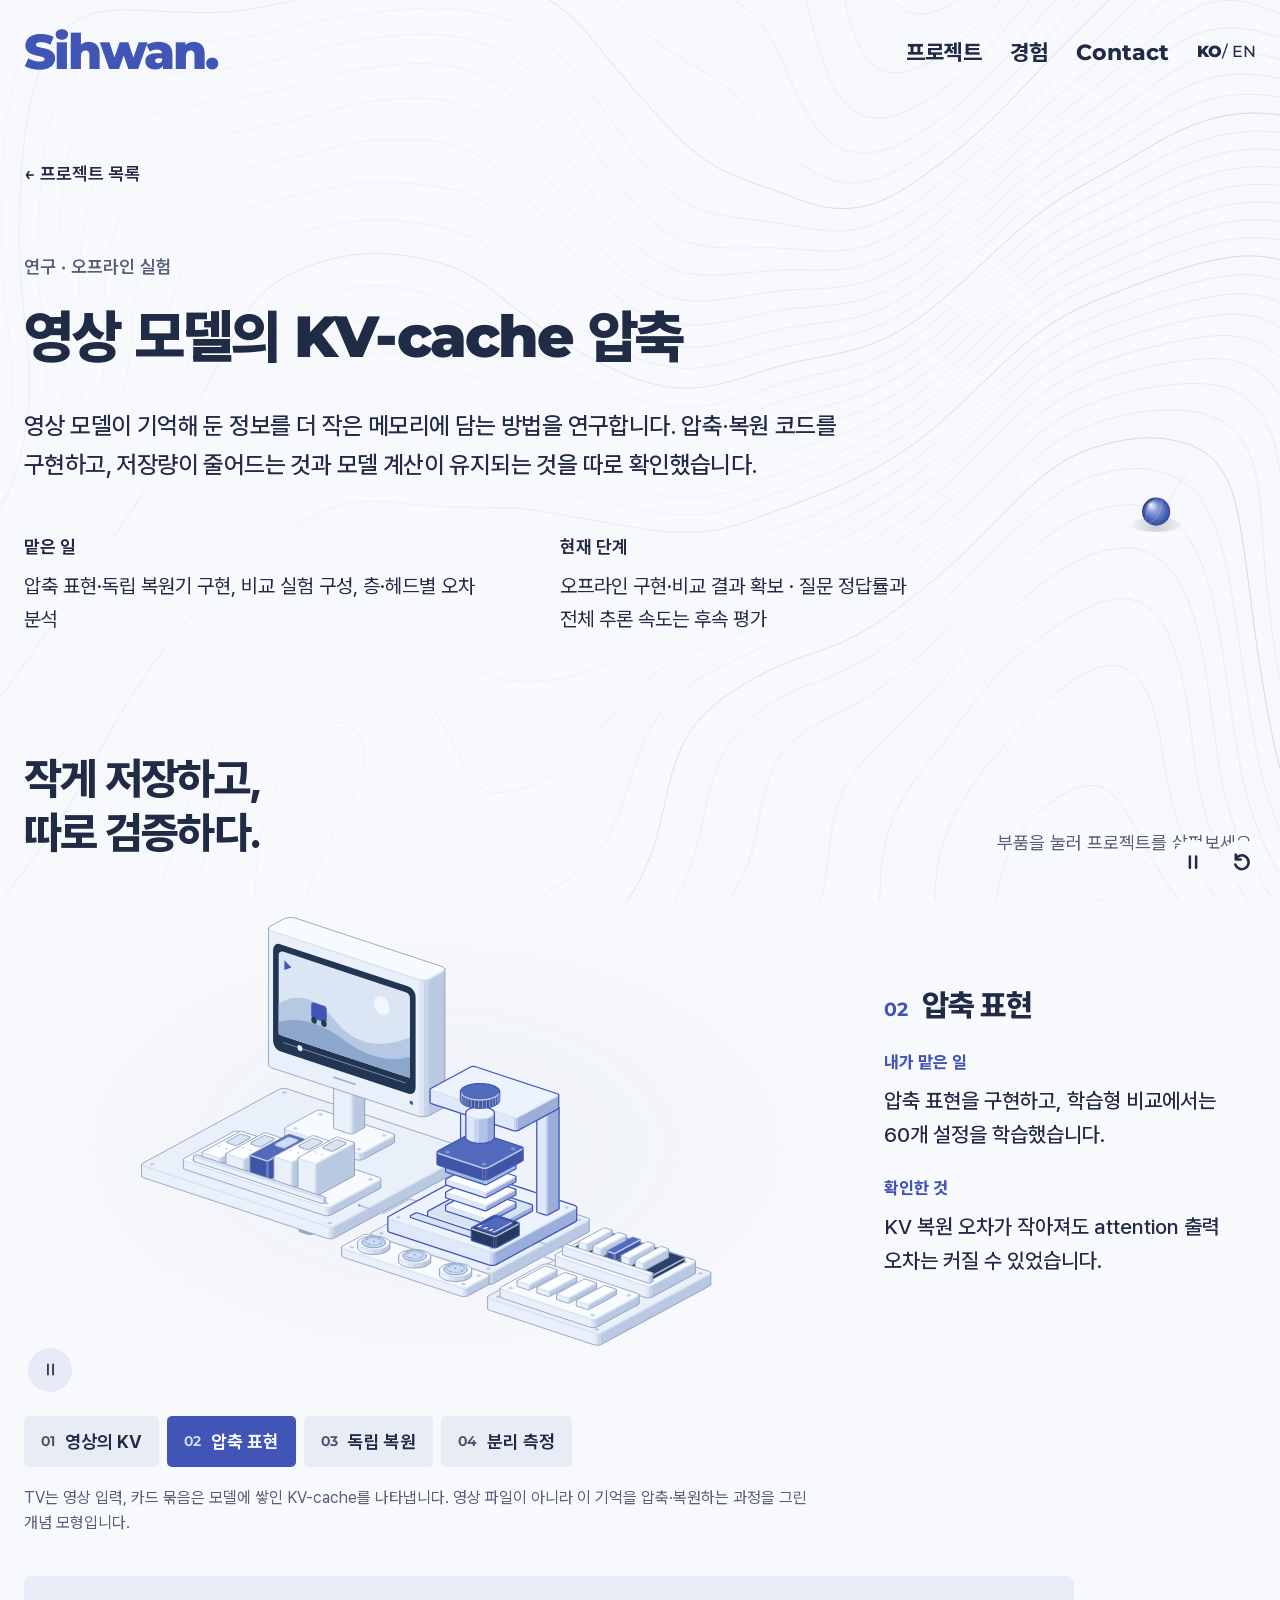
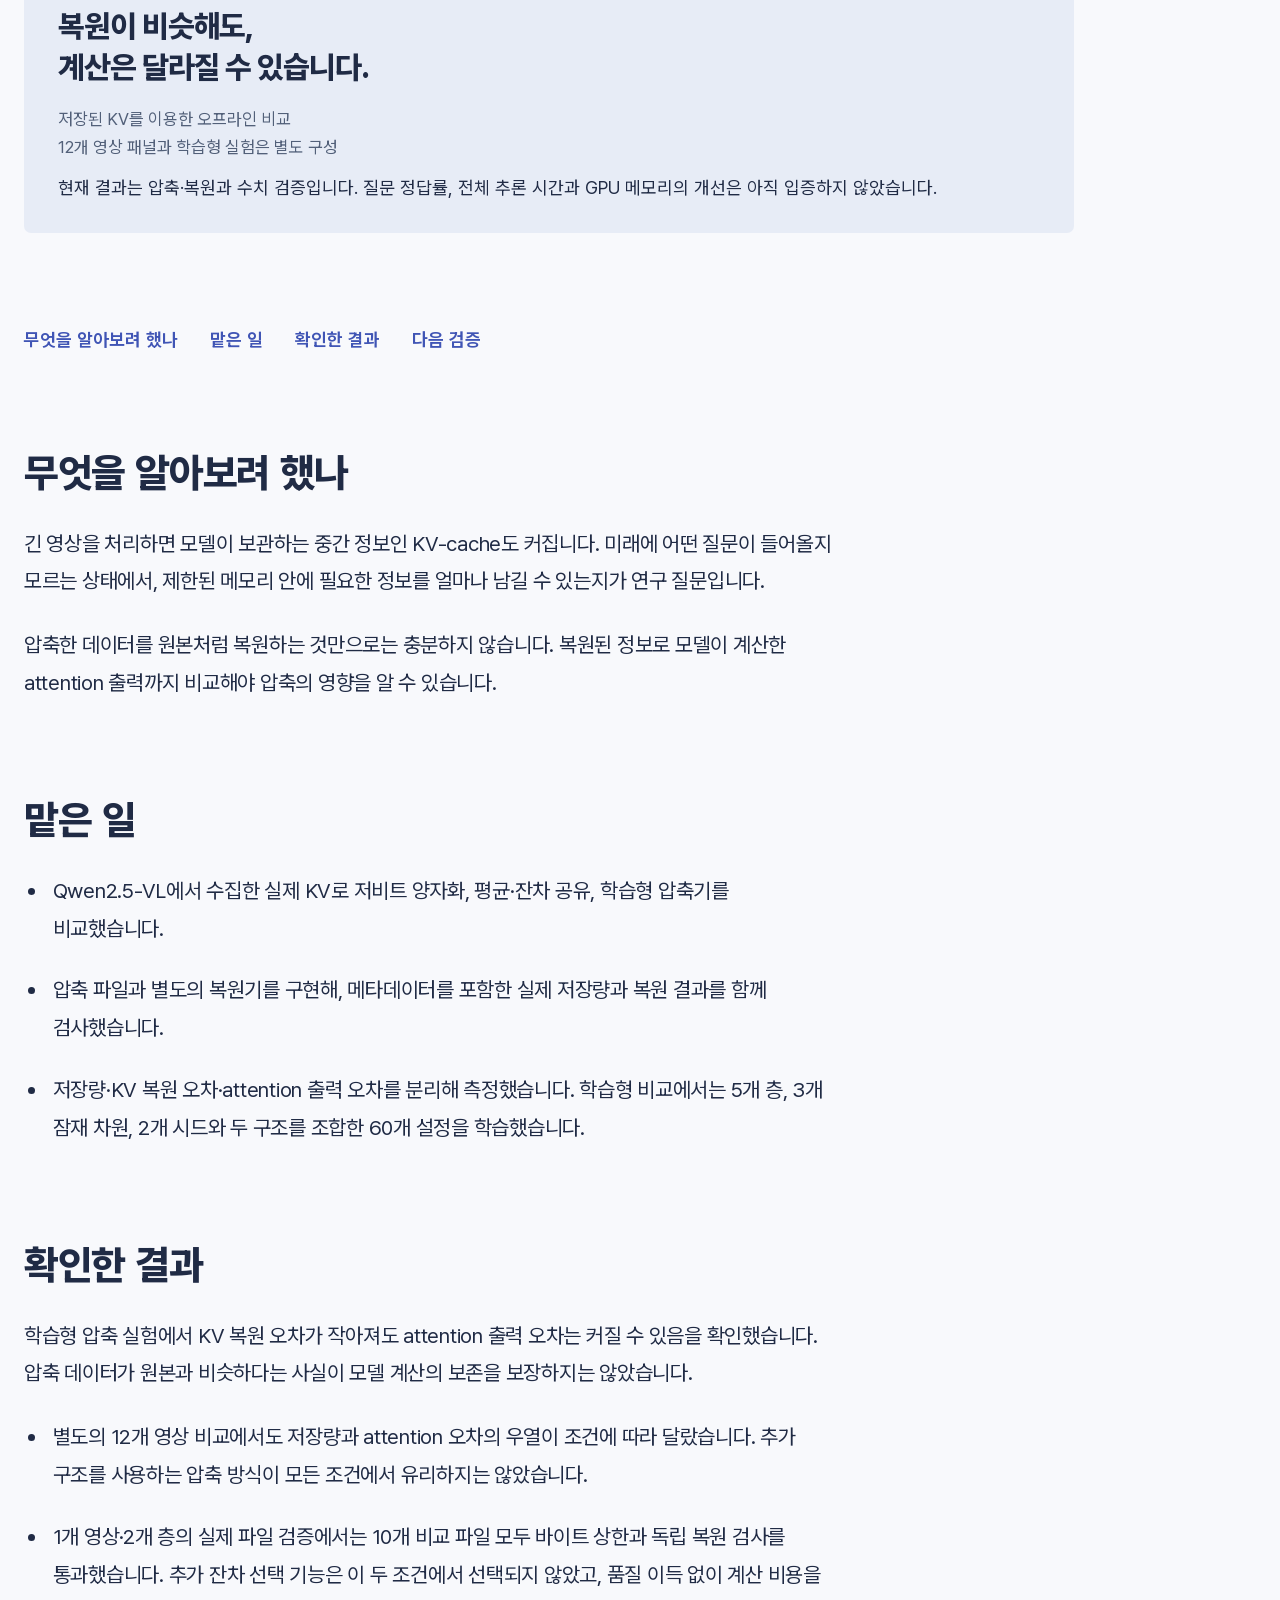
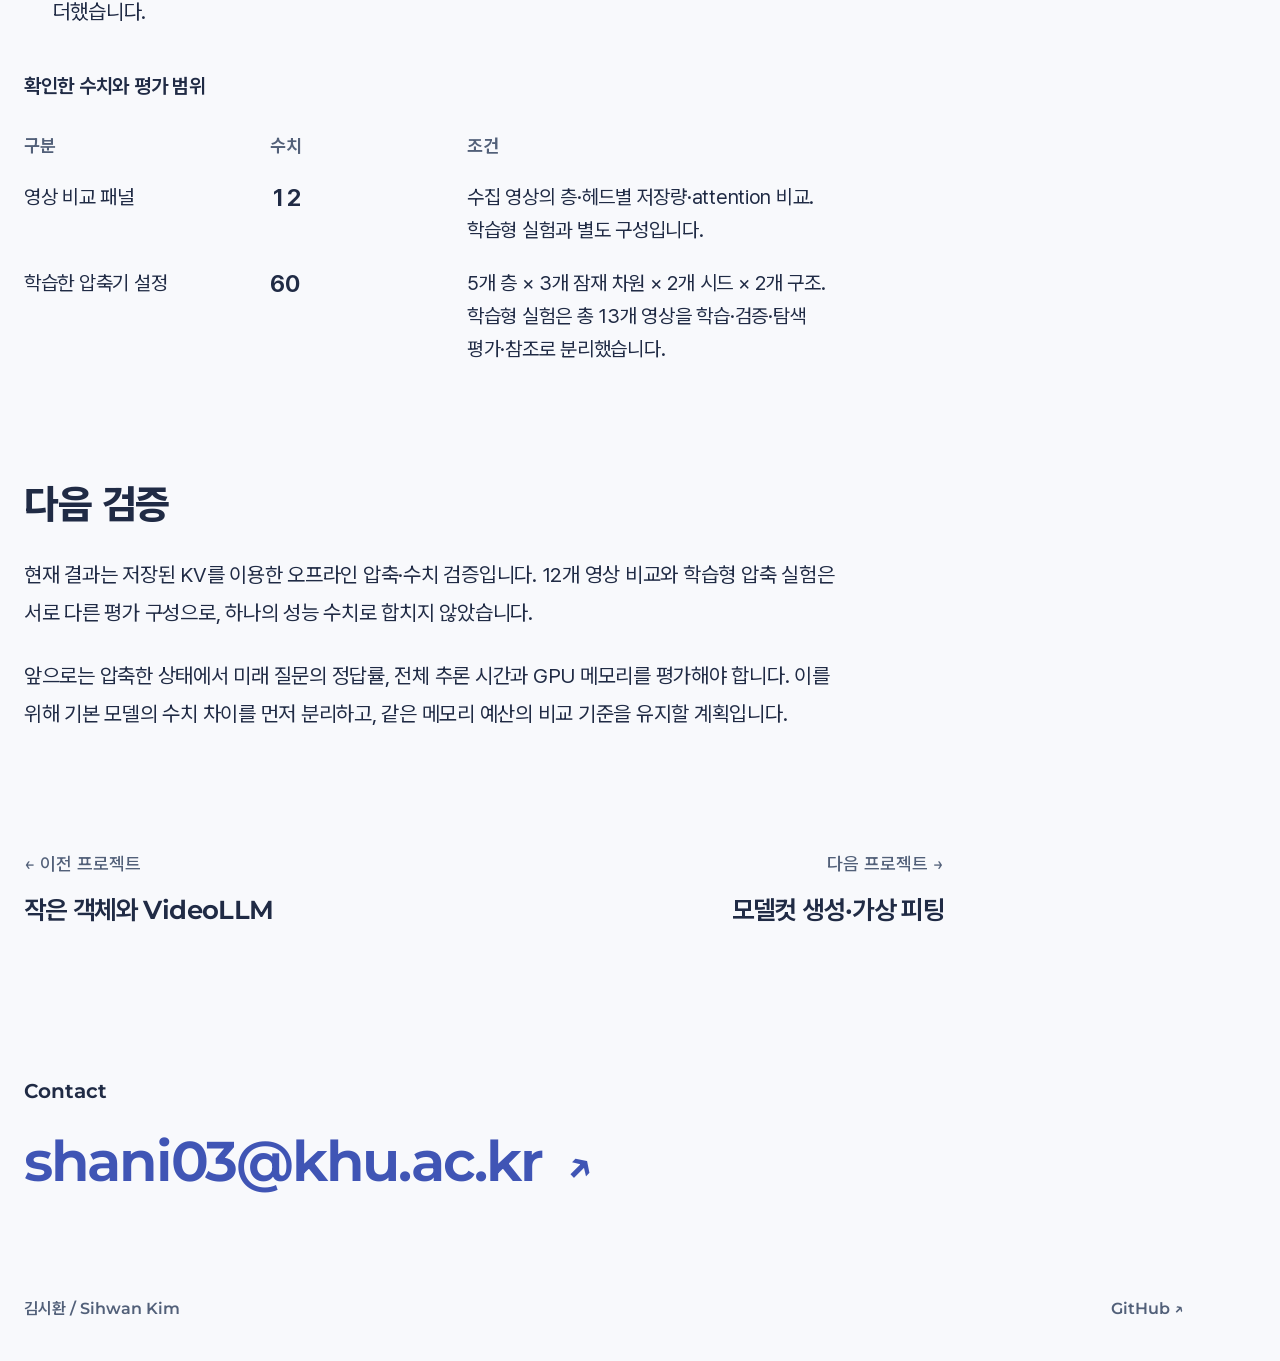
<file: projects/kv-cache/index.html>
<!DOCTYPE html>

<html lang="ko">
<head>
<meta charset="utf-8"/>
<meta content="width=device-width,initial-scale=1" name="viewport"/>
<meta content="#F8F9FC" name="theme-color"/>
<title data-en="KV-cache compression for video models — Sihwan Kim" data-ko="영상 모델의 KV-cache 압축 — 김시환">영상 모델의 KV-cache 압축 — 김시환</title>
<meta content="영상 모델이 기억해 둔 정보를 더 작은 메모리에 담는 방법을 연구합니다. 압축·복원 코드를 구현하고, 저장량이 줄어드는 것과 모델 계산이 유지되는 것을 따로 확인했습니다." data-en="I study how to fit a video model's stored information into less memory. I implemented compression and reconstruction, evaluating storage savings separately from changes in model computation." data-ko="영상 모델이 기억해 둔 정보를 더 작은 메모리에 담는 방법을 연구합니다. 압축·복원 코드를 구현하고, 저장량이 줄어드는 것과 모델 계산이 유지되는 것을 따로 확인했습니다." name="description"/>
<link href="https://sihxan.github.io/projects/kv-cache/" rel="canonical"/>
<link as="font" crossorigin="" href="../../assets/Montserrat.woff2?v=blue-20261018" rel="preload" type="font/woff2"/>
<link as="font" crossorigin="" href="../../assets/Pretendard.woff2?v=blue-20261018" rel="preload" type="font/woff2"/>
<link href="../../assets/portfolio.css?v=blue-20261018" rel="stylesheet"/>
<link href="../../assets/project-details.css?v=blue-20261018" rel="stylesheet"/>
<link href="../../assets/color-system.css?v=blue-20261018" rel="stylesheet"/>
<link rel="stylesheet" href="../../assets/project-explorer.css?v=apparatus-20261028"/>
</head>
<body class="project-detail">
<a class="skip" data-en="Skip to content" data-ko="본문 바로가기" href="#main">본문 바로가기</a>
<canvas aria-label="페이지 전체를 이어가는 등고선과 스크롤을 뒤따라 굴러오는 구슬" class="contour-background" id="loss-landscape" role="img"></canvas>
<div class="motion-tools">
<button aria-label="애니메이션 일시 정지" id="toggle-motion" type="button"><svg aria-hidden="true" class="pause-icon" viewbox="0 0 16 16"><path d="M5.5 3.5v9m5-9v9"></path></svg><svg aria-hidden="true" class="play-icon" viewbox="0 0 16 16"><path d="m5 3 7 5-7 5z"></path></svg></button>
<button aria-label="애니메이션 처음부터 다시 보기" id="restart-motion" type="button"><svg aria-hidden="true" viewbox="0 0 16 16"><path d="M3 5.5A5.5 5.5 0 1 1 2.6 10M3 2v4h4"></path></svg></button>
</div>
<div class="wrap">
<header>
<a aria-label="Sihwan Kim — Home" class="wordmark" data-home-link="" href="../../">Sihwan.</a>
<nav aria-label="주 메뉴">
<a class="" data-en="Work" data-home-link="" data-ko="프로젝트" href="../../#work">프로젝트</a>
<a class="" data-en="About" data-home-link="" data-ko="경험" href="../../#profile">경험</a>
<a data-en="Contact" data-home-link="" data-ko="Contact" href="../../#contact">Contact</a>
<button aria-label="Switch to English" class="language" type="button"><strong>KO</strong> / EN</button>
</nav>
</header>
<main id="main">
<section aria-labelledby="project-title" class="detail-hero">
<a class="back-link" data-en="← All projects" data-home-link="" data-ko="← 프로젝트 목록" href="../../#project-kv-cache">← 프로젝트 목록</a>
<p class="detail-kicker" data-en="Research · Offline experiments" data-ko="연구 · 오프라인 실험">연구 · 오프라인 실험</p>
<h1 class="" data-en="KV-cache compression for video models" data-ko="영상 모델의 KV-cache 압축" id="project-title">영상 모델의 KV-cache 압축</h1>
<p class="detail-lead" data-en="I study how to fit a video model&amp;#x27;s stored information into less memory. I implemented compression and reconstruction, evaluating storage savings separately from changes in model computation." data-ko="영상 모델이 기억해 둔 정보를 더 작은 메모리에 담는 방법을 연구합니다. 압축·복원 코드를 구현하고, 저장량이 줄어드는 것과 모델 계산이 유지되는 것을 따로 확인했습니다.">영상 모델이 기억해 둔 정보를 더 작은 메모리에 담는 방법을 연구합니다. 압축·복원 코드를 구현하고, 저장량이 줄어드는 것과 모델 계산이 유지되는 것을 따로 확인했습니다.</p>
<dl class="detail-facts">
<div><dt class="" data-en="My role" data-ko="맡은 일">맡은 일</dt><dd class="" data-en="Compression representations, independent readers, comparative experiments and layer/head error analysis" data-ko="압축 표현·독립 복원기 구현, 비교 실험 구성, 층·헤드별 오차 분석">압축 표현·독립 복원기 구현, 비교 실험 구성, 층·헤드별 오차 분석</dd></div>
<div><dt class="" data-en="Status" data-ko="현재 단계">현재 단계</dt><dd class="" data-en="Offline implementations and comparative results available · QA and full-model speed remain follow-up evaluations" data-ko="오프라인 구현·비교 결과 확보 · 질문 정답률과 전체 추론 속도는 후속 평가">오프라인 구현·비교 결과 확보 · 질문 정답률과 전체 추론 속도는 후속 평가</dd></div>
</dl>
</section>
<section class="project-explorer " id="experiment" data-project-explorer aria-labelledby="explorer-heading">
<div class="explorer-heading"><h2 id="explorer-heading" data-ko="작게 저장하고,&lt;br&gt;따로 검증하다." data-en="Store less.&lt;br&gt;Check what remains.">작게 저장하고,<br>따로 검증하다.</h2><p  data-ko="부품을 눌러 프로젝트를 살펴보세요." data-en="Select a part. Explore the project.">부품을 눌러 프로젝트를 살펴보세요.</p></div>
<div class="explorer-layout"><div class="explorer-stage"><svg xmlns="http://www.w3.org/2000/svg" class="project-apparatus cache-apparatus" viewBox="0 0 960 600" role="group" aria-label="Video TV, KV memory cards, compression press and independent validation instruments"><title>Video TV, KV memory cards, compression press and independent validation instruments</title><desc>Conceptual research apparatus; not a physical system, evaluation image, or live model run.</desc><style>
.cache-apparatus{--top:#f7faff;--shade0:#b9c9e1;--shade1:#cad6e8;--shade2:#dce5f2;--shade3:#eaf0f9;--edge:#8192b3;isolation:isolate}
.cache-apparatus path,.cache-apparatus circle{vector-effect:non-scaling-stroke}
.cache-apparatus .iso-fill{fill:#e3ebf7;stroke:none}.cache-apparatus .iso-top{fill:var(--top);stroke:none}
.cache-apparatus .iso-shade{stroke:none}.cache-apparatus .iso-shade[data-shade="0"]{fill:var(--shade0)}.cache-apparatus .iso-shade[data-shade="1"]{fill:var(--shade1)}.cache-apparatus .iso-shade[data-shade="2"]{fill:var(--shade2)}.cache-apparatus .iso-shade[data-shade="3"]{fill:var(--shade3)}
.cache-apparatus .iso-line{stroke:#a9b8d1;stroke-width:.75;stroke-linecap:round;stroke-linejoin:round;fill:none}.cache-apparatus .iso-line[data-tone="mid"]{stroke:var(--edge)}.cache-apparatus .iso-line[data-tone="hi"]{stroke:#4055b5}.cache-apparatus .iso-line[data-tone="faint"]{stroke:#d5dfed}.cache-apparatus .iso-dots{fill:#8295b8}
.cache-apparatus .foot .iso-top,.cache-apparatus .foot .iso-shade{fill:#9aacc9}.cache-apparatus .base .iso-top{fill:#e9f0fa}.cache-apparatus .inset .iso-top{fill:#d8e4f4}.cache-apparatus .sheet .iso-top{fill:#fcfdff}.cache-apparatus .accent .iso-top{fill:#5269be}.cache-apparatus .accent .iso-shade{fill:#4055a5}.cache-apparatus .dark .iso-top{fill:#2b4169}.cache-apparatus .dark .iso-shade{fill:#243a61}.cache-apparatus .mask .iso-top{fill:#afbdd6}.cache-apparatus .mask .iso-shade{fill:#8a9dbf}.cache-apparatus .glass .iso-top{fill:#cbdcff}.cache-apparatus .glass .iso-shade{fill:#9eb9e4}
.cache-apparatus .flow-track{fill:none;stroke:#b5c6e0;stroke-width:1.6;stroke-linejoin:round;stroke-linecap:round}.cache-apparatus .apparatus-part{cursor:pointer;outline:none}.cache-apparatus .apparatus-part.is-active{--top:#edf2ff;--shade0:#9badd9;--shade1:#b0c1e7;--shade2:#c8d5f0;--shade3:#e0e8fb}.cache-apparatus .apparatus-part.is-active .iso-edge,.cache-apparatus .apparatus-part.is-hovered .iso-edge,.cache-apparatus .apparatus-part:hover .iso-edge{stroke:#4055b5;stroke-width:1.25}.cache-apparatus .apparatus-part:focus-visible .iso-edge{stroke:#4055b5;stroke-width:1.8}
</style><g class="iso-solid foot"><path class="iso-fill" d="M291.7 274.2L291.7 273.5L292.2 272.8L293 272.3L298.1 269.5L299.3 269L300.7 268.6L302.3 268.5L303.9 268.5L305.5 268.7L306.9 269L313.5 271.2L314.6 271.7L315.4 272.3L315.9 272.9L315.9 282.4L315.8 283.1L315.4 283.8L314.6 284.4L309.4 287.1L308.3 287.6L306.8 288L305.3 288.1L303.6 288.1L302.1 287.9L300.7 287.6L294.1 285.4L292.9 284.9L292.1 284.3L291.7 283.7Z"/><path class="iso-shade" data-shade="0" d="M315.9 282.4L315.8 283.1L315.8 273.6L315.9 272.9ZM315.8 283.1L315.4 283.8L315.4 274.3L315.8 273.6ZM315.4 283.8L314.6 284.4L314.6 274.9L315.4 274.3ZM314.6 284.4L309.4 287.1L309.4 277.7L314.6 274.9ZM309.4 287.1L308.3 287.6L308.3 278.2L309.4 277.7Z"/><path class="iso-shade" data-shade="1" d="M308.3 287.6L306.8 288L306.8 278.5L308.3 278.2ZM306.8 288L305.3 288.1L305.3 278.7L306.8 278.5Z"/><path class="iso-shade" data-shade="2" d="M305.3 288.1L303.6 288.1L303.6 278.7L305.3 278.7ZM303.6 288.1L302.1 287.9L302.1 278.5L303.6 278.7Z"/><path class="iso-shade" data-shade="3" d="M302.1 287.9L300.7 287.6L300.7 278.1L302.1 278.5ZM300.7 287.6L294.1 285.4L294.1 276L300.7 278.1ZM294.1 285.4L292.9 284.9L292.9 275.5L294.1 276ZM292.9 284.9L292.1 284.3L292.1 274.9L292.9 275.5ZM292.1 284.3L291.7 283.7L291.7 274.2L292.1 274.9Z"/><path class="iso-top" d="M313.5 271.2L314.6 271.7L315.4 272.3L315.9 272.9L315.8 273.6L315.4 274.3L314.6 274.9L309.4 277.7L308.3 278.2L306.8 278.5L305.3 278.7L303.6 278.7L302.1 278.5L300.7 278.1L294.1 276L292.9 275.5L292.1 274.9L291.7 274.2L291.7 273.5L292.2 272.8L293 272.3L298.1 269.5L299.3 269L300.7 268.6L302.3 268.5L303.9 268.5L305.5 268.7L306.9 269Z"/><path class="iso-line iso-crease" data-tone="faint" d="M315.9 272.9L315.8 273.6L315.4 274.3L314.6 274.9L309.4 277.7L308.3 278.2L306.8 278.5L305.3 278.7L303.6 278.7L302.1 278.5L300.7 278.1L294.1 276L292.9 275.5L292.1 274.9L291.7 274.2"/><path class="iso-line iso-bevel" data-tone="faint" d="M315.9 272.9L314.4 273.6L314.1 274.1L313.4 274.6L308.3 277.3L307.4 277.7L306.3 277.9L305.1 278.1L303.8 278.1L302.6 277.9L301.5 277.6L295 275.5L294.1 275.1L293.5 274.6L291.7 274.2"/><path class="iso-line iso-edge" data-tone="mid" d="M291.7 274.2L291.7 273.5L292.2 272.8L293 272.3L298.1 269.5L299.3 269L300.7 268.6L302.3 268.5L303.9 268.5L305.5 268.7L306.9 269L313.5 271.2L314.6 271.7L315.4 272.3L315.9 272.9M315.9 282.4L315.8 283.1L315.4 283.8L314.6 284.4L309.4 287.1L308.3 287.6L306.8 288L305.3 288.1L303.6 288.1L302.1 287.9L300.7 287.6L294.1 285.4L292.9 284.9L292.1 284.3L291.7 283.7M315.9 272.9L315.9 282.4M291.7 274.2L291.7 283.7"/></g><g class="iso-solid foot"><path class="iso-fill" d="M320.5 399L320.5 398.3L321 397.6L321.8 397L327 394.3L328.1 393.8L329.5 393.4L331.1 393.3L332.8 393.3L334.3 393.4L335.7 393.8L342.3 396L343.5 396.5L344.3 397.1L344.7 397.7L344.7 407.2L344.7 407.9L344.2 408.5L343.4 409.1L338.3 411.9L337.1 412.4L335.7 412.7L334.1 412.9L332.5 412.9L330.9 412.7L329.5 412.4L322.9 410.2L321.7 409.7L320.9 409.1L320.5 408.4Z"/><path class="iso-shade" data-shade="0" d="M344.7 407.2L344.7 407.9L344.7 398.4L344.7 397.7ZM344.7 407.9L344.2 408.5L344.2 399.1L344.7 398.4ZM344.2 408.5L343.4 409.1L343.4 399.7L344.2 399.1ZM343.4 409.1L338.3 411.9L338.3 402.5L343.4 399.7ZM338.3 411.9L337.1 412.4L337.1 402.9L338.3 402.5Z"/><path class="iso-shade" data-shade="1" d="M337.1 412.4L335.7 412.7L335.7 403.3L337.1 402.9ZM335.7 412.7L334.1 412.9L334.1 403.5L335.7 403.3Z"/><path class="iso-shade" data-shade="2" d="M334.1 412.9L332.5 412.9L332.5 403.5L334.1 403.5ZM332.5 412.9L330.9 412.7L330.9 403.3L332.5 403.5Z"/><path class="iso-shade" data-shade="3" d="M330.9 412.7L329.5 412.4L329.5 402.9L330.9 403.3ZM329.5 412.4L322.9 410.2L322.9 400.7L329.5 402.9ZM322.9 410.2L321.7 409.7L321.7 400.3L322.9 400.7ZM321.7 409.7L320.9 409.1L320.9 399.6L321.7 400.3ZM320.9 409.1L320.5 408.4L320.5 399L320.9 399.6Z"/><path class="iso-top" d="M342.3 396L343.5 396.5L344.3 397.1L344.7 397.7L344.7 398.4L344.2 399.1L343.4 399.7L338.3 402.5L337.1 402.9L335.7 403.3L334.1 403.5L332.5 403.5L330.9 403.3L329.5 402.9L322.9 400.7L321.7 400.3L320.9 399.6L320.5 399L320.5 398.3L321 397.6L321.8 397L327 394.3L328.1 393.8L329.5 393.4L331.1 393.3L332.8 393.3L334.3 393.4L335.7 393.8Z"/><path class="iso-line iso-crease" data-tone="faint" d="M344.7 397.7L344.7 398.4L344.2 399.1L343.4 399.7L338.3 402.5L337.1 402.9L335.7 403.3L334.1 403.5L332.5 403.5L330.9 403.3L329.5 402.9L322.9 400.7L321.7 400.3L320.9 399.6L320.5 399"/><path class="iso-line iso-bevel" data-tone="faint" d="M344.7 397.7L343.2 398.3L342.9 398.8L342.2 399.3L337.2 402L336.2 402.5L335.1 402.7L333.9 402.8L332.7 402.8L331.4 402.7L330.3 402.4L323.9 400.3L322.9 399.9L322.3 399.4L320.5 399"/><path class="iso-line iso-edge" data-tone="mid" d="M320.5 399L320.5 398.3L321 397.6L321.8 397L327 394.3L328.1 393.8L329.5 393.4L331.1 393.3L332.8 393.3L334.3 393.4L335.7 393.8L342.3 396L343.5 396.5L344.3 397.1L344.7 397.7M344.7 407.2L344.7 407.9L344.2 408.5L343.4 409.1L338.3 411.9L337.1 412.4L335.7 412.7L334.1 412.9L332.5 412.9L330.9 412.7L329.5 412.4L322.9 410.2L321.7 409.7L320.9 409.1L320.5 408.4M344.7 397.7L344.7 407.2M320.5 399L320.5 408.4"/></g><g class="iso-solid foot"><path class="iso-fill" d="M512.2 378.4L512.3 377.7L512.7 377L513.5 376.4L518.7 373.6L519.8 373.1L521.3 372.8L522.8 372.6L524.5 372.6L526 372.8L527.5 373.2L534 375.3L535.2 375.8L536 376.4L536.4 377.1L536.4 386.6L536.4 387.2L535.9 387.9L535.1 388.5L530 391.3L528.8 391.8L527.4 392.1L525.8 392.3L524.2 392.3L522.6 392.1L521.2 391.7L514.6 389.6L513.5 389.1L512.7 388.5L512.2 387.8Z"/><path class="iso-shade" data-shade="0" d="M536.4 386.6L536.4 387.2L536.4 377.8L536.4 377.1ZM536.4 387.2L535.9 387.9L535.9 378.5L536.4 377.8ZM535.9 387.9L535.1 388.5L535.1 379.1L535.9 378.5ZM535.1 388.5L530 391.3L530 381.8L535.1 379.1ZM530 391.3L528.8 391.8L528.8 382.3L530 381.8Z"/><path class="iso-shade" data-shade="1" d="M528.8 391.8L527.4 392.1L527.4 382.7L528.8 382.3ZM527.4 392.1L525.8 392.3L525.8 382.8L527.4 382.7Z"/><path class="iso-shade" data-shade="2" d="M525.8 392.3L524.2 392.3L524.2 382.8L525.8 382.8ZM524.2 392.3L522.6 392.1L522.6 382.6L524.2 382.8Z"/><path class="iso-shade" data-shade="3" d="M522.6 392.1L521.2 391.7L521.2 382.3L522.6 382.6ZM521.2 391.7L514.6 389.6L514.6 380.1L521.2 382.3ZM514.6 389.6L513.5 389.1L513.5 379.6L514.6 380.1ZM513.5 389.1L512.7 388.5L512.7 379L513.5 379.6ZM512.7 388.5L512.2 387.8L512.2 378.4L512.7 379Z"/><path class="iso-top" d="M534 375.3L535.2 375.8L536 376.4L536.4 377.1L536.4 377.8L535.9 378.5L535.1 379.1L530 381.8L528.8 382.3L527.4 382.7L525.8 382.8L524.2 382.8L522.6 382.6L521.2 382.3L514.6 380.1L513.5 379.6L512.7 379L512.2 378.4L512.3 377.7L512.7 377L513.5 376.4L518.7 373.6L519.8 373.1L521.3 372.8L522.8 372.6L524.5 372.6L526 372.8L527.5 373.2Z"/><path class="iso-line iso-crease" data-tone="faint" d="M536.4 377.1L536.4 377.8L535.9 378.5L535.1 379.1L530 381.8L528.8 382.3L527.4 382.7L525.8 382.8L524.2 382.8L522.6 382.6L521.2 382.3L514.6 380.1L513.5 379.6L512.7 379L512.2 378.4"/><path class="iso-line iso-bevel" data-tone="faint" d="M536.4 377.1L534.9 377.7L534.6 378.2L533.9 378.7L528.9 381.4L527.9 381.8L526.8 382.1L525.6 382.2L524.4 382.2L523.2 382.1L522 381.8L515.6 379.7L514.6 379.3L514 378.8L512.2 378.4"/><path class="iso-line iso-edge" data-tone="mid" d="M512.2 378.4L512.3 377.7L512.7 377L513.5 376.4L518.7 373.6L519.8 373.1L521.3 372.8L522.8 372.6L524.5 372.6L526 372.8L527.5 373.2L534 375.3L535.2 375.8L536 376.4L536.4 377.1M536.4 386.6L536.4 387.2L535.9 387.9L535.1 388.5L530 391.3L528.8 391.8L527.4 392.1L525.8 392.3L524.2 392.3L522.6 392.1L521.2 391.7L514.6 389.6L513.5 389.1L512.7 388.5L512.2 387.8M536.4 377.1L536.4 386.6M512.2 378.4L512.2 387.8"/></g><g class="iso-solid foot"><path class="iso-fill" d="M525.8 455.6L525.8 454.9L526.2 454.2L527 453.6L532.2 450.8L533.3 450.3L534.8 450L536.3 449.8L538 449.8L539.6 450L541 450.4L547.5 452.5L548.7 453L549.5 453.6L549.9 454.3L549.9 463.8L549.9 464.4L549.4 465.1L548.6 465.7L543.5 468.5L542.3 469L540.9 469.3L539.3 469.5L537.7 469.5L536.1 469.3L534.7 468.9L528.1 466.8L527 466.3L526.2 465.7L525.8 465Z"/><path class="iso-shade" data-shade="0" d="M549.9 463.8L549.9 464.4L549.9 455L549.9 454.3ZM549.9 464.4L549.4 465.1L549.4 455.7L549.9 455ZM549.4 465.1L548.6 465.7L548.6 456.3L549.4 455.7ZM548.6 465.7L543.5 468.5L543.5 459L548.6 456.3ZM543.5 468.5L542.3 469L542.3 459.5L543.5 459Z"/><path class="iso-shade" data-shade="1" d="M542.3 469L540.9 469.3L540.9 459.9L542.3 459.5ZM540.9 469.3L539.3 469.5L539.3 460L540.9 459.9Z"/><path class="iso-shade" data-shade="2" d="M539.3 469.5L537.7 469.5L537.7 460L539.3 460ZM537.7 469.5L536.1 469.3L536.1 459.8L537.7 460Z"/><path class="iso-shade" data-shade="3" d="M536.1 469.3L534.7 468.9L534.7 459.5L536.1 459.8ZM534.7 468.9L528.1 466.8L528.1 457.3L534.7 459.5ZM528.1 466.8L527 466.3L527 456.8L528.1 457.3ZM527 466.3L526.2 465.7L526.2 456.2L527 456.8ZM526.2 465.7L525.8 465L525.8 455.6L526.2 456.2Z"/><path class="iso-top" d="M547.5 452.5L548.7 453L549.5 453.6L549.9 454.3L549.9 455L549.4 455.7L548.6 456.3L543.5 459L542.3 459.5L540.9 459.9L539.3 460L537.7 460L536.1 459.8L534.7 459.5L528.1 457.3L527 456.8L526.2 456.2L525.8 455.6L525.8 454.9L526.2 454.2L527 453.6L532.2 450.8L533.3 450.3L534.8 450L536.3 449.8L538 449.8L539.6 450L541 450.4Z"/><path class="iso-line iso-crease" data-tone="faint" d="M549.9 454.3L549.9 455L549.4 455.7L548.6 456.3L543.5 459L542.3 459.5L540.9 459.9L539.3 460L537.7 460L536.1 459.8L534.7 459.5L528.1 457.3L527 456.8L526.2 456.2L525.8 455.6"/><path class="iso-line iso-bevel" data-tone="faint" d="M549.9 454.3L548.4 454.9L548.1 455.4L547.4 455.9L542.4 458.6L541.4 459L540.3 459.3L539.1 459.4L537.9 459.4L536.7 459.3L535.5 459L529.1 456.9L528.1 456.5L527.5 456L525.8 455.6"/><path class="iso-line iso-edge" data-tone="mid" d="M525.8 455.6L525.8 454.9L526.2 454.2L527 453.6L532.2 450.8L533.3 450.3L534.8 450L536.3 449.8L538 449.8L539.6 450L541 450.4L547.5 452.5L548.7 453L549.5 453.6L549.9 454.3M549.9 463.8L549.9 464.4L549.4 465.1L548.6 465.7L543.5 468.5L542.3 469L540.9 469.3L539.3 469.5L537.7 469.5L536.1 469.3L534.7 468.9L528.1 466.8L527 466.3L526.2 465.7L525.8 465M549.9 454.3L549.9 463.8M525.8 455.6L525.8 465"/></g><g class="iso-solid foot"><path class="iso-fill" d="M661.6 442.2L661.6 441.5L662.1 440.9L662.9 440.3L668 437.5L669.2 437L670.6 436.7L672.2 436.5L673.8 436.5L675.4 436.7L676.8 437L683.4 439.2L684.5 439.7L685.4 440.3L685.8 441L685.8 450.4L685.7 451.1L685.3 451.8L684.5 452.4L679.3 455.2L678.2 455.6L676.8 456L675.2 456.2L673.5 456.1L672 456L670.6 455.6L664 453.4L662.8 452.9L662 452.3L661.6 451.7Z"/><path class="iso-shade" data-shade="0" d="M685.8 450.4L685.7 451.1L685.7 441.7L685.8 441ZM685.7 451.1L685.3 451.8L685.3 442.3L685.7 441.7ZM685.3 451.8L684.5 452.4L684.5 442.9L685.3 442.3ZM684.5 452.4L679.3 455.2L679.3 445.7L684.5 442.9ZM679.3 455.2L678.2 455.6L678.2 446.2L679.3 445.7Z"/><path class="iso-shade" data-shade="1" d="M678.2 455.6L676.8 456L676.8 446.5L678.2 446.2ZM676.8 456L675.2 456.2L675.2 446.7L676.8 446.5Z"/><path class="iso-shade" data-shade="2" d="M675.2 456.2L673.5 456.1L673.5 446.7L675.2 446.7ZM673.5 456.1L672 456L672 446.5L673.5 446.7Z"/><path class="iso-shade" data-shade="3" d="M672 456L670.6 455.6L670.6 446.2L672 446.5ZM670.6 455.6L664 453.4L664 444L670.6 446.2ZM664 453.4L662.8 452.9L662.8 443.5L664 444ZM662.8 452.9L662 452.3L662 442.9L662.8 443.5ZM662 452.3L661.6 451.7L661.6 442.2L662 442.9Z"/><path class="iso-top" d="M683.4 439.2L684.5 439.7L685.4 440.3L685.8 441L685.7 441.7L685.3 442.3L684.5 442.9L679.3 445.7L678.2 446.2L676.8 446.5L675.2 446.7L673.5 446.7L672 446.5L670.6 446.2L664 444L662.8 443.5L662 442.9L661.6 442.2L661.6 441.5L662.1 440.9L662.9 440.3L668 437.5L669.2 437L670.6 436.7L672.2 436.5L673.8 436.5L675.4 436.7L676.8 437Z"/><path class="iso-line iso-crease" data-tone="faint" d="M685.8 441L685.7 441.7L685.3 442.3L684.5 442.9L679.3 445.7L678.2 446.2L676.8 446.5L675.2 446.7L673.5 446.7L672 446.5L670.6 446.2L664 444L662.8 443.5L662 442.9L661.6 442.2"/><path class="iso-line iso-bevel" data-tone="faint" d="M685.8 441L684.3 441.6L684 442.1L683.3 442.6L678.3 445.3L677.3 445.7L676.2 446L675 446.1L673.7 446.1L672.5 445.9L671.4 445.6L665 443.5L664 443.1L663.4 442.7L661.6 442.2"/><path class="iso-line iso-edge" data-tone="mid" d="M661.6 442.2L661.6 441.5L662.1 440.9L662.9 440.3L668 437.5L669.2 437L670.6 436.7L672.2 436.5L673.8 436.5L675.4 436.7L676.8 437L683.4 439.2L684.5 439.7L685.4 440.3L685.8 441M685.8 450.4L685.7 451.1L685.3 451.8L684.5 452.4L679.3 455.2L678.2 455.6L676.8 456L675.2 456.2L673.5 456.1L672 456L670.6 455.6L664 453.4L662.8 452.9L662 452.3L661.6 451.7M685.8 441L685.8 450.4M661.6 442.2L661.6 451.7"/></g><g class="iso-solid foot"><path class="iso-fill" d="M653.1 525.6L653.2 524.9L653.6 524.2L654.4 523.6L659.6 520.9L660.7 520.4L662.1 520L663.7 519.9L665.4 519.9L666.9 520.1L668.3 520.4L674.9 522.6L676.1 523.1L676.9 523.7L677.3 524.3L677.3 533.8L677.3 534.5L676.8 535.1L676 535.7L670.9 538.5L669.7 539L668.3 539.3L666.7 539.5L665.1 539.5L663.5 539.3L662.1 539L655.5 536.8L654.4 536.3L653.5 535.7L653.1 535Z"/><path class="iso-shade" data-shade="0" d="M677.3 533.8L677.3 534.5L677.3 525L677.3 524.3ZM677.3 534.5L676.8 535.1L676.8 525.7L677.3 525ZM676.8 535.1L676 535.7L676 526.3L676.8 525.7ZM676 535.7L670.9 538.5L670.9 529.1L676 526.3ZM670.9 538.5L669.7 539L669.7 529.5L670.9 529.1Z"/><path class="iso-shade" data-shade="1" d="M669.7 539L668.3 539.3L668.3 529.9L669.7 529.5ZM668.3 539.3L666.7 539.5L666.7 530.1L668.3 529.9Z"/><path class="iso-shade" data-shade="2" d="M666.7 539.5L665.1 539.5L665.1 530.1L666.7 530.1ZM665.1 539.5L663.5 539.3L663.5 529.9L665.1 530.1Z"/><path class="iso-shade" data-shade="3" d="M663.5 539.3L662.1 539L662.1 529.5L663.5 529.9ZM662.1 539L655.5 536.8L655.5 527.3L662.1 529.5ZM655.5 536.8L654.4 536.3L654.4 526.9L655.5 527.3ZM654.4 536.3L653.5 535.7L653.5 526.3L654.4 526.9ZM653.5 535.7L653.1 535L653.1 525.6L653.5 526.3Z"/><path class="iso-top" d="M674.9 522.6L676.1 523.1L676.9 523.7L677.3 524.3L677.3 525L676.8 525.7L676 526.3L670.9 529.1L669.7 529.5L668.3 529.9L666.7 530.1L665.1 530.1L663.5 529.9L662.1 529.5L655.5 527.3L654.4 526.9L653.5 526.3L653.1 525.6L653.2 524.9L653.6 524.2L654.4 523.6L659.6 520.9L660.7 520.4L662.1 520L663.7 519.9L665.4 519.9L666.9 520.1L668.3 520.4Z"/><path class="iso-line iso-crease" data-tone="faint" d="M677.3 524.3L677.3 525L676.8 525.7L676 526.3L670.9 529.1L669.7 529.5L668.3 529.9L666.7 530.1L665.1 530.1L663.5 529.9L662.1 529.5L655.5 527.3L654.4 526.9L653.5 526.3L653.1 525.6"/><path class="iso-line iso-bevel" data-tone="faint" d="M677.3 524.3L675.8 524.9L675.5 525.4L674.8 525.9L669.8 528.7L668.8 529.1L667.7 529.3L666.5 529.4L665.3 529.4L664.1 529.3L662.9 529L656.5 526.9L655.5 526.5L654.9 526L653.1 525.6"/><path class="iso-line iso-edge" data-tone="mid" d="M653.1 525.6L653.2 524.9L653.6 524.2L654.4 523.6L659.6 520.9L660.7 520.4L662.1 520L663.7 519.9L665.4 519.9L666.9 520.1L668.3 520.4L674.9 522.6L676.1 523.1L676.9 523.7L677.3 524.3M677.3 533.8L677.3 534.5L676.8 535.1L676 535.7L670.9 538.5L669.7 539L668.3 539.3L666.7 539.5L665.1 539.5L663.5 539.3L662.1 539L655.5 536.8L654.4 536.3L653.5 535.7L653.1 535M677.3 524.3L677.3 533.8M653.1 525.6L653.1 535"/></g><g class="iso-solid base"><path class="iso-fill" d="M136.9 331.8L136.9 331.1L137.3 330.5L138.2 329.9L297.5 243.7L298.6 243.2L300.1 242.9L301.6 242.7L303.3 242.7L304.8 242.9L306.3 243.2L520 313.8L521.2 314.3L522 314.9L522.4 315.6L522.4 328.8L522.4 329.5L521.9 330.2L521.1 330.8L361.8 416.9L360.6 417.4L359.2 417.8L357.6 417.9L356 417.9L354.4 417.8L353 417.4L139.2 346.8L138.1 346.3L137.3 345.7L136.9 345.1Z"/><path class="iso-shade" data-shade="0" d="M522.4 328.8L522.4 329.5L522.4 316.3L522.4 315.6ZM522.4 329.5L521.9 330.2L521.9 316.9L522.4 316.3ZM521.9 330.2L521.1 330.8L521.1 317.5L521.9 316.9ZM521.1 330.8L361.8 416.9L361.8 403.7L521.1 317.5ZM361.8 416.9L360.6 417.4L360.6 404.2L361.8 403.7Z"/><path class="iso-shade" data-shade="1" d="M360.6 417.4L359.2 417.8L359.2 404.5L360.6 404.2ZM359.2 417.8L357.6 417.9L357.6 404.7L359.2 404.5Z"/><path class="iso-shade" data-shade="2" d="M357.6 417.9L356 417.9L356 404.7L357.6 404.7ZM356 417.9L354.4 417.8L354.4 404.5L356 404.7Z"/><path class="iso-shade" data-shade="3" d="M354.4 417.8L353 417.4L353 404.2L354.4 404.5ZM353 417.4L139.2 346.8L139.2 333.6L353 404.2ZM139.2 346.8L138.1 346.3L138.1 333.1L139.2 333.6ZM138.1 346.3L137.3 345.7L137.3 332.5L138.1 333.1ZM137.3 345.7L136.9 345.1L136.9 331.8L137.3 332.5Z"/><path class="iso-top" d="M520 313.8L521.2 314.3L522 314.9L522.4 315.6L522.4 316.3L521.9 316.9L521.1 317.5L361.8 403.7L360.6 404.2L359.2 404.5L357.6 404.7L356 404.7L354.4 404.5L353 404.2L139.2 333.6L138.1 333.1L137.3 332.5L136.9 331.8L136.9 331.1L137.3 330.5L138.2 329.9L297.5 243.7L298.6 243.2L300.1 242.9L301.6 242.7L303.3 242.7L304.8 242.9L306.3 243.2Z"/><path class="iso-line iso-crease" data-tone="faint" d="M522.4 315.6L522.4 316.3L521.9 316.9L521.1 317.5L361.8 403.7L360.6 404.2L359.2 404.5L357.6 404.7L356 404.7L354.4 404.5L353 404.2L139.2 333.6L138.1 333.1L137.3 332.5L136.9 331.8"/><path class="iso-line iso-bevel" data-tone="faint" d="M522.4 315.6L520.9 316.2L520.6 316.7L519.9 317.2L360.7 403.3L359.7 403.7L358.7 404L357.4 404.1L356.2 404.1L355 403.9L353.8 403.7L140.2 333.1L139.3 332.7L138.7 332.3L136.9 331.8"/><path class="iso-line iso-edge" data-tone="mid" d="M136.9 331.8L136.9 331.1L137.3 330.5L138.2 329.9L297.5 243.7L298.6 243.2L300.1 242.9L301.6 242.7L303.3 242.7L304.8 242.9L306.3 243.2L520 313.8L521.2 314.3L522 314.9L522.4 315.6M522.4 328.8L522.4 329.5L521.9 330.2L521.1 330.8L361.8 416.9L360.6 417.4L359.2 417.8L357.6 417.9L356 417.9L354.4 417.8L353 417.4L139.2 346.8L138.1 346.3L137.3 345.7L136.9 345.1M522.4 315.6L522.4 328.8M136.9 331.8L136.9 345.1"/></g><path class="iso-line" data-tone="lo" d="M304.8 248.4L303.9 248.6L302.8 248.7L301.8 248.5L301.2 248.1L301.1 247.7L301.5 247.3L302.3 247L303.4 246.9L304.4 247.1L305.1 247.5L305.2 247.9ZM511.9 316.8L511.1 317L510 317.1L509 316.9L508.4 316.5L508.2 316.1L508.7 315.7L509.5 315.4L510.6 315.3L511.6 315.5L512.2 315.9L512.4 316.3ZM150.6 331.7L149.7 332L148.7 332.1L147.7 331.9L147 331.5L146.9 331.1L147.3 330.7L148.2 330.4L149.3 330.3L150.2 330.5L150.9 330.9L151 331.3ZM357.8 400.1L356.9 400.4L355.8 400.5L354.9 400.3L354.2 399.9L354.1 399.5L354.5 399.1L355.4 398.8L356.4 398.7L357.4 398.9L358.1 399.3L358.2 399.7Z"/><g class="iso-dots" data-tone="mid"><circle cx="303.1" cy="247.8" r="0.45"/><circle cx="510.3" cy="316.2" r="0.45"/><circle cx="149" cy="331.2" r="0.45"/><circle cx="356.1" cy="399.6" r="0.45"/></g><g class="iso-solid base"><path class="iso-fill" d="M404 412.2L404 411.5L404.5 410.8L405.3 410.2L515.8 350.5L517 350L518.4 349.7L520 349.5L521.6 349.5L523.2 349.7L524.6 350L656.1 393.5L657.3 394L658.1 394.6L658.5 395.2L658.5 408.5L658.5 409.1L658 409.8L657.2 410.4L546.7 470.2L545.6 470.7L544.1 471L542.5 471.2L540.9 471.2L539.3 471L537.9 470.6L406.4 427.2L405.2 426.7L404.4 426.1L404 425.4Z"/><path class="iso-shade" data-shade="0" d="M658.5 408.5L658.5 409.1L658.5 395.9L658.5 395.2ZM658.5 409.1L658 409.8L658 396.6L658.5 395.9ZM658 409.8L657.2 410.4L657.2 397.2L658 396.6ZM657.2 410.4L546.7 470.2L546.7 456.9L657.2 397.2ZM546.7 470.2L545.6 470.7L545.6 457.4L546.7 456.9Z"/><path class="iso-shade" data-shade="1" d="M545.6 470.7L544.1 471L544.1 457.8L545.6 457.4ZM544.1 471L542.5 471.2L542.5 457.9L544.1 457.8Z"/><path class="iso-shade" data-shade="2" d="M542.5 471.2L540.9 471.2L540.9 457.9L542.5 457.9ZM540.9 471.2L539.3 471L539.3 457.7L540.9 457.9Z"/><path class="iso-shade" data-shade="3" d="M539.3 471L537.9 470.6L537.9 457.4L539.3 457.7ZM537.9 470.6L406.4 427.2L406.4 414L537.9 457.4ZM406.4 427.2L405.2 426.7L405.2 413.5L406.4 414ZM405.2 426.7L404.4 426.1L404.4 412.9L405.2 413.5ZM404.4 426.1L404 425.4L404 412.2L404.4 412.9Z"/><path class="iso-top" d="M656.1 393.5L657.3 394L658.1 394.6L658.5 395.2L658.5 395.9L658 396.6L657.2 397.2L546.7 456.9L545.6 457.4L544.1 457.8L542.5 457.9L540.9 457.9L539.3 457.7L537.9 457.4L406.4 414L405.2 413.5L404.4 412.9L404 412.2L404 411.5L404.5 410.8L405.3 410.2L515.8 350.5L517 350L518.4 349.7L520 349.5L521.6 349.5L523.2 349.7L524.6 350Z"/><path class="iso-line iso-crease" data-tone="faint" d="M658.5 395.2L658.5 395.9L658 396.6L657.2 397.2L546.7 456.9L545.6 457.4L544.1 457.8L542.5 457.9L540.9 457.9L539.3 457.7L537.9 457.4L406.4 414L405.2 413.5L404.4 412.9L404 412.2"/><path class="iso-line iso-bevel" data-tone="faint" d="M658.5 395.2L657 395.8L656.7 396.3L656 396.8L545.6 456.5L544.7 456.9L543.6 457.2L542.4 457.3L541.1 457.3L539.9 457.2L538.8 456.9L407.4 413.5L406.4 413.1L405.8 412.6L404 412.2"/><path class="iso-line iso-edge" data-tone="mid" d="M404 412.2L404 411.5L404.5 410.8L405.3 410.2L515.8 350.5L517 350L518.4 349.7L520 349.5L521.6 349.5L523.2 349.7L524.6 350L656.1 393.5L657.3 394L658.1 394.6L658.5 395.2M658.5 408.5L658.5 409.1L658 409.8L657.2 410.4L546.7 470.2L545.6 470.7L544.1 471L542.5 471.2L540.9 471.2L539.3 471L537.9 470.6L406.4 427.2L405.2 426.7L404.4 426.1L404 425.4M658.5 395.2L658.5 408.5M404 412.2L404 425.4"/></g><path class="iso-line" data-tone="lo" d="M523.1 355.1L522.2 355.4L521.2 355.5L520.2 355.3L519.5 354.9L519.4 354.5L519.8 354L520.7 353.8L521.7 353.7L522.7 353.9L523.4 354.3L523.5 354.7ZM648.1 396.4L647.2 396.7L646.1 396.7L645.1 396.5L644.5 396.2L644.3 395.7L644.8 395.3L645.6 395L646.7 395L647.7 395.2L648.3 395.5L648.5 396ZM417.7 412.1L416.9 412.4L415.8 412.4L414.8 412.3L414.2 411.9L414 411.4L414.5 411L415.3 410.8L416.4 410.7L417.4 410.9L418 411.2L418.2 411.7ZM542.7 453.4L541.8 453.6L540.8 453.7L539.8 453.5L539.1 453.2L539 452.7L539.4 452.3L540.3 452L541.4 452L542.4 452.1L543 452.5L543.1 453Z"/><g class="iso-dots" data-tone="mid"><circle cx="521.4" cy="354.6" r="0.45"/><circle cx="646.4" cy="395.8" r="0.45"/><circle cx="416.1" cy="411.6" r="0.45"/><circle cx="541.1" cy="452.8" r="0.45"/></g><g class="iso-solid base"><path class="iso-fill" d="M540 486.2L540 485.5L540.4 484.8L541.3 484.2L667.2 416.1L668.3 415.6L669.8 415.3L671.3 415.1L673 415.1L674.5 415.3L676 415.7L797.6 455.8L798.8 456.3L799.6 456.9L800 457.6L800 470.8L800 471.5L799.5 472.2L798.7 472.8L672.8 540.9L671.6 541.4L670.2 541.7L668.6 541.9L667 541.9L665.4 541.7L664 541.4L542.3 501.2L541.2 500.7L540.4 500.1L540 499.4Z"/><path class="iso-shade" data-shade="0" d="M800 470.8L800 471.5L800 458.3L800 457.6ZM800 471.5L799.5 472.2L799.5 459L800 458.3ZM799.5 472.2L798.7 472.8L798.7 459.6L799.5 459ZM798.7 472.8L672.8 540.9L672.8 527.7L798.7 459.6ZM672.8 540.9L671.6 541.4L671.6 528.1L672.8 527.7Z"/><path class="iso-shade" data-shade="1" d="M671.6 541.4L670.2 541.7L670.2 528.5L671.6 528.1ZM670.2 541.7L668.6 541.9L668.6 528.7L670.2 528.5Z"/><path class="iso-shade" data-shade="2" d="M668.6 541.9L667 541.9L667 528.7L668.6 528.7ZM667 541.9L665.4 541.7L665.4 528.5L667 528.7Z"/><path class="iso-shade" data-shade="3" d="M665.4 541.7L664 541.4L664 528.1L665.4 528.5ZM664 541.4L542.3 501.2L542.3 487.9L664 528.1ZM542.3 501.2L541.2 500.7L541.2 487.5L542.3 487.9ZM541.2 500.7L540.4 500.1L540.4 486.8L541.2 487.5ZM540.4 500.1L540 499.4L540 486.2L540.4 486.8Z"/><path class="iso-top" d="M797.6 455.8L798.8 456.3L799.6 456.9L800 457.6L800 458.3L799.5 459L798.7 459.6L672.8 527.7L671.6 528.1L670.2 528.5L668.6 528.7L667 528.7L665.4 528.5L664 528.1L542.3 487.9L541.2 487.5L540.4 486.8L540 486.2L540 485.5L540.4 484.8L541.3 484.2L667.2 416.1L668.3 415.6L669.8 415.3L671.3 415.1L673 415.1L674.5 415.3L676 415.7Z"/><path class="iso-line iso-crease" data-tone="faint" d="M800 457.6L800 458.3L799.5 459L798.7 459.6L672.8 527.7L671.6 528.1L670.2 528.5L668.6 528.7L667 528.7L665.4 528.5L664 528.1L542.3 487.9L541.2 487.5L540.4 486.8L540 486.2"/><path class="iso-line iso-bevel" data-tone="faint" d="M800 457.6L798.5 458.2L798.2 458.7L797.5 459.2L671.7 527.3L670.8 527.7L669.7 527.9L668.5 528L667.2 528L666 527.9L664.8 527.6L543.3 487.5L542.4 487.1L541.8 486.6L540 486.2"/><path class="iso-line iso-edge" data-tone="mid" d="M540 486.2L540 485.5L540.4 484.8L541.3 484.2L667.2 416.1L668.3 415.6L669.8 415.3L671.3 415.1L673 415.1L674.5 415.3L676 415.7L797.6 455.8L798.8 456.3L799.6 456.9L800 457.6M800 470.8L800 471.5L799.5 472.2L798.7 472.8L672.8 540.9L671.6 541.4L670.2 541.7L668.6 541.9L667 541.9L665.4 541.7L664 541.4L542.3 501.2L541.2 500.7L540.4 500.1L540 499.4M800 457.6L800 470.8M540 486.2L540 499.4"/></g><path class="iso-line" data-tone="lo" d="M674.5 420.8L673.6 421.1L672.5 421.1L671.5 420.9L670.9 420.6L670.8 420.1L671.2 419.7L672 419.4L673.1 419.4L674.1 419.5L674.8 419.9L674.9 420.4ZM789.6 458.8L788.7 459.1L787.6 459.1L786.6 458.9L786 458.6L785.8 458.1L786.3 457.7L787.1 457.4L788.2 457.4L789.2 457.5L789.8 457.9L790 458.4ZM553.7 486.1L552.8 486.4L551.8 486.4L550.8 486.2L550.1 485.9L550 485.4L550.4 485L551.3 484.7L552.4 484.7L553.3 484.9L554 485.2L554.1 485.7ZM668.8 524.1L667.9 524.4L666.9 524.4L665.9 524.3L665.2 523.9L665.1 523.4L665.5 523L666.4 522.7L667.4 522.7L668.4 522.9L669.1 523.2L669.2 523.7Z"/><g class="iso-dots" data-tone="mid"><circle cx="672.8" cy="420.2" r="0.45"/><circle cx="787.9" cy="458.2" r="0.45"/><circle cx="552.1" cy="485.6" r="0.45"/><circle cx="667.2" cy="523.6" r="0.45"/></g><path class="flow-track" data-flow-route="archive-codec" data-flow-start="0.08" data-flow-end="0.4" d="M390.5 379L418.4 388.3L449.2 371.6L480.5 381.9"/><g class="iso-dots" data-tone="mid"><circle cx="390.5" cy="379" r="1.3"/><circle cx="480.5" cy="381.9" r="1.3"/></g><path class="flow-track" data-flow-route="codec-reader" data-flow-start="0.5" data-flow-end="0.9" d="M595.6 419.9L621.9 428.6L603.9 438.3L625.3 445.4"/><g class="iso-dots" data-tone="mid"><circle cx="595.6" cy="419.9" r="1.3"/><circle cx="625.3" cy="445.4" r="1.3"/></g><g class="apparatus-part" data-part="memory" role="button" tabindex="0" aria-label="memory"><g class="iso-solid"><path class="iso-fill" d="M303.8 289.8L303.8 289.1L304.2 288.5L305.1 287.9L339.8 269.1L340.9 268.6L342.3 268.3L343.9 268.1L345.6 268.1L347.1 268.3L348.5 268.7L429.1 295.3L430.3 295.8L431.1 296.4L431.5 297L431.5 304.6L431.5 305.3L431 306L430.2 306.6L395.5 325.3L394.3 325.8L392.9 326.1L391.3 326.3L389.7 326.3L388.1 326.1L386.7 325.8L306.1 299.2L305 298.7L304.2 298.1L303.8 297.4Z"/><path class="iso-shade" data-shade="0" d="M431.5 304.6L431.5 305.3L431.5 297.7L431.5 297ZM431.5 305.3L431 306L431 298.4L431.5 297.7ZM431 306L430.2 306.6L430.2 299L431 298.4ZM430.2 306.6L395.5 325.3L395.5 317.7L430.2 299ZM395.5 325.3L394.3 325.8L394.3 318.2L395.5 317.7Z"/><path class="iso-shade" data-shade="1" d="M394.3 325.8L392.9 326.1L392.9 318.6L394.3 318.2ZM392.9 326.1L391.3 326.3L391.3 318.7L392.9 318.6Z"/><path class="iso-shade" data-shade="2" d="M391.3 326.3L389.7 326.3L389.7 318.7L391.3 318.7ZM389.7 326.3L388.1 326.1L388.1 318.6L389.7 318.7Z"/><path class="iso-shade" data-shade="3" d="M388.1 326.1L386.7 325.8L386.7 318.2L388.1 318.6ZM386.7 325.8L306.1 299.2L306.1 291.6L386.7 318.2ZM306.1 299.2L305 298.7L305 291.1L306.1 291.6ZM305 298.7L304.2 298.1L304.2 290.5L305 291.1ZM304.2 298.1L303.8 297.4L303.8 289.8L304.2 290.5Z"/><path class="iso-top" d="M429.1 295.3L430.3 295.8L431.1 296.4L431.5 297L431.5 297.7L431 298.4L430.2 299L395.5 317.7L394.3 318.2L392.9 318.6L391.3 318.7L389.7 318.7L388.1 318.6L386.7 318.2L306.1 291.6L305 291.1L304.2 290.5L303.8 289.8L303.8 289.1L304.2 288.5L305.1 287.9L339.8 269.1L340.9 268.6L342.3 268.3L343.9 268.1L345.6 268.1L347.1 268.3L348.5 268.7Z"/><path class="iso-line iso-crease" data-tone="faint" d="M431.5 297L431.5 297.7L431 298.4L430.2 299L395.5 317.7L394.3 318.2L392.9 318.6L391.3 318.7L389.7 318.7L388.1 318.6L386.7 318.2L306.1 291.6L305 291.1L304.2 290.5L303.8 289.8"/><path class="iso-line iso-bevel" data-tone="faint" d="M431.5 297L430 297.6L429.7 298.1L429 298.6L394.4 317.3L393.5 317.7L392.4 318L391.2 318.1L389.9 318.1L388.7 318L387.5 317.7L307.1 291.1L306.2 290.7L305.6 290.3L303.8 289.8"/><path class="iso-line iso-edge" data-tone="mid" d="M303.8 289.8L303.8 289.1L304.2 288.5L305.1 287.9L339.8 269.1L340.9 268.6L342.3 268.3L343.9 268.1L345.6 268.1L347.1 268.3L348.5 268.7L429.1 295.3L430.3 295.8L431.1 296.4L431.5 297M431.5 304.6L431.5 305.3L431 306L430.2 306.6L395.5 325.3L394.3 325.8L392.9 326.1L391.3 326.3L389.7 326.3L388.1 326.1L386.7 325.8L306.1 299.2L305 298.7L304.2 298.1L303.8 297.4M431.5 297L431.5 304.6M303.8 289.8L303.8 297.4"/></g><path class="iso-line" data-tone="lo" d="M347 273.8L346.2 274L345.1 274.1L344.1 273.9L343.5 273.6L343.3 273.1L343.8 272.7L344.6 272.4L345.7 272.4L346.7 272.5L347.3 272.9L347.5 273.4ZM421 298.2L420.2 298.5L419.1 298.5L418.1 298.4L417.5 298L417.3 297.5L417.8 297.1L418.6 296.8L419.7 296.8L420.7 297L421.3 297.3L421.5 297.8ZM317.5 289.8L316.6 290L315.6 290.1L314.6 289.9L313.9 289.5L313.8 289.1L314.2 288.7L315.1 288.4L316.1 288.3L317.1 288.5L317.8 288.9L317.9 289.3ZM391.5 314.2L390.6 314.5L389.6 314.5L388.6 314.3L387.9 314L387.8 313.5L388.2 313.1L389.1 312.8L390.1 312.8L391.1 312.9L391.8 313.3L391.9 313.8Z"/><g class="iso-dots" data-tone="mid"><circle cx="345.4" cy="273.2" r="0.45"/><circle cx="419.4" cy="297.7" r="0.45"/><circle cx="315.9" cy="289.2" r="0.45"/><circle cx="389.9" cy="313.6" r="0.45"/></g><g class="iso-solid"><path class="iso-fill" d="M360.6 241.5L360.6 241L360.9 240.6L361.4 240.2L373 233.9L373.8 233.6L374.7 233.4L375.8 233.3L376.9 233.3L377.9 233.4L378.9 233.6L395.3 239.1L396.1 239.4L396.6 239.8L396.9 240.2L396.9 287.5L396.9 288L396.6 288.4L396 288.8L384.5 295.1L383.7 295.4L382.7 295.6L381.7 295.7L380.6 295.7L379.5 295.6L378.6 295.4L362.2 290L361.4 289.6L360.9 289.2L360.6 288.8Z"/><path class="iso-shade" data-shade="0" d="M396.9 287.5L396.9 288L396.9 240.7L396.9 240.2ZM396.9 288L396.6 288.4L396.6 241.1L396.9 240.7ZM396.6 288.4L396 288.8L396 241.5L396.6 241.1ZM396 288.8L384.5 295.1L384.5 247.8L396 241.5ZM384.5 295.1L383.7 295.4L383.7 248.1L384.5 247.8Z"/><path class="iso-shade" data-shade="1" d="M383.7 295.4L382.7 295.6L382.7 248.3L383.7 248.1ZM382.7 295.6L381.7 295.7L381.7 248.5L382.7 248.3Z"/><path class="iso-shade" data-shade="2" d="M381.7 295.7L380.6 295.7L380.6 248.5L381.7 248.5ZM380.6 295.7L379.5 295.6L379.5 248.3L380.6 248.5Z"/><path class="iso-shade" data-shade="3" d="M379.5 295.6L378.6 295.4L378.6 248.1L379.5 248.3ZM378.6 295.4L362.2 290L362.2 242.7L378.6 248.1ZM362.2 290L361.4 289.6L361.4 242.3L362.2 242.7ZM361.4 289.6L360.9 289.2L360.9 241.9L361.4 242.3ZM360.9 289.2L360.6 288.8L360.6 241.5L360.9 241.9Z"/><path class="iso-top" d="M395.3 239.1L396.1 239.4L396.6 239.8L396.9 240.2L396.9 240.7L396.6 241.1L396 241.5L384.5 247.8L383.7 248.1L382.7 248.3L381.7 248.5L380.6 248.5L379.5 248.3L378.6 248.1L362.2 242.7L361.4 242.3L360.9 241.9L360.6 241.5L360.6 241L360.9 240.6L361.4 240.2L373 233.9L373.8 233.6L374.7 233.4L375.8 233.3L376.9 233.3L377.9 233.4L378.9 233.6Z"/><path class="iso-line iso-crease" data-tone="faint" d="M396.9 240.2L396.9 240.7L396.6 241.1L396 241.5L384.5 247.8L383.7 248.1L382.7 248.3L381.7 248.5L380.6 248.5L379.5 248.3L378.6 248.1L362.2 242.7L361.4 242.3L360.9 241.9L360.6 241.5"/><path class="iso-line iso-bevel" data-tone="faint" d="M396.9 240.2L395.4 240.6L395.2 240.9L394.8 241.2L383.4 247.4L382.8 247.6L382.2 247.8L381.5 247.9L380.8 247.8L380.1 247.8L379.4 247.6L363.1 242.2L362.6 242L362.2 241.7L360.6 241.5"/><path class="iso-line iso-edge" data-tone="mid" d="M360.6 241.5L360.6 241L360.9 240.6L361.4 240.2L373 233.9L373.8 233.6L374.7 233.4L375.8 233.3L376.9 233.3L377.9 233.4L378.9 233.6L395.3 239.1L396.1 239.4L396.6 239.8L396.9 240.2M396.9 287.5L396.9 288L396.6 288.4L396 288.8L384.5 295.1L383.7 295.4L382.7 295.6L381.7 295.7L380.6 295.7L379.5 295.6L378.6 295.4L362.2 290L361.4 289.6L360.9 289.2L360.6 288.8M396.9 240.2L396.9 287.5M360.6 241.5L360.6 288.8"/></g><g class="iso-solid"><path class="iso-fill" d="M284.8 57.1L284.8 55.9L285.5 54.8L286.9 53.8L302.3 45.5L304.3 44.7L306.7 44.1L309.3 43.8L312 43.8L314.6 44.1L317 44.7L486.4 100.6L488.3 101.5L489.6 102.5L490.3 103.6L490.3 262.4L490.3 263.6L489.5 264.7L488.1 265.7L472.7 274L470.8 274.8L468.4 275.4L465.8 275.7L463.1 275.7L460.4 275.4L458.1 274.8L288.7 218.9L286.8 218L285.5 217L284.8 215.9Z"/><path class="iso-shade" data-shade="0" d="M490.3 262.4L490.3 263.6L490.3 104.7L490.3 103.6ZM490.3 263.6L489.5 264.7L489.5 105.8L490.3 104.7ZM489.5 264.7L488.1 265.7L488.1 106.8L489.5 105.8ZM488.1 265.7L472.7 274L472.7 115.2L488.1 106.8ZM472.7 274L470.8 274.8L470.8 116L472.7 115.2Z"/><path class="iso-shade" data-shade="1" d="M470.8 274.8L468.4 275.4L468.4 116.5L470.8 116ZM468.4 275.4L465.8 275.7L465.8 116.8L468.4 116.5Z"/><path class="iso-shade" data-shade="2" d="M465.8 275.7L463.1 275.7L463.1 116.8L465.8 116.8ZM463.1 275.7L460.4 275.4L460.4 116.5L463.1 116.8Z"/><path class="iso-shade" data-shade="3" d="M460.4 275.4L458.1 274.8L458.1 115.9L460.4 116.5ZM458.1 274.8L288.7 218.9L288.7 60L458.1 115.9ZM288.7 218.9L286.8 218L286.8 59.2L288.7 60ZM286.8 218L285.5 217L285.5 58.2L286.8 59.2ZM285.5 217L284.8 215.9L284.8 57.1L285.5 58.2Z"/><path class="iso-top" d="M486.4 100.6L488.3 101.5L489.6 102.5L490.3 103.6L490.3 104.7L489.5 105.8L488.1 106.8L472.7 115.2L470.8 116L468.4 116.5L465.8 116.8L463.1 116.8L460.4 116.5L458.1 115.9L288.7 60L286.8 59.2L285.5 58.2L284.8 57.1L284.8 55.9L285.5 54.8L286.9 53.8L302.3 45.5L304.3 44.7L306.7 44.1L309.3 43.8L312 43.8L314.6 44.1L317 44.7Z"/><path class="iso-line iso-crease" data-tone="faint" d="M490.3 103.6L490.3 104.7L489.5 105.8L488.1 106.8L472.7 115.2L470.8 116L468.4 116.5L465.8 116.8L463.1 116.8L460.4 116.5L458.1 115.9L288.7 60L286.8 59.2L285.5 58.2L284.8 57.1"/><path class="iso-line iso-bevel" data-tone="faint" d="M490.3 103.6L488.8 104.6L488.2 105.6L486.9 106.5L471.6 114.8L469.9 115.5L467.9 116L465.6 116.2L463.3 116.2L461 115.9L458.9 115.4L289.7 59.5L288 58.8L286.8 57.9L284.8 57.1"/><path class="iso-line iso-edge" data-tone="mid" d="M284.8 57.1L284.8 55.9L285.5 54.8L286.9 53.8L302.3 45.5L304.3 44.7L306.7 44.1L309.3 43.8L312 43.8L314.6 44.1L317 44.7L486.4 100.6L488.3 101.5L489.6 102.5L490.3 103.6M490.3 262.4L490.3 263.6L489.5 264.7L488.1 265.7L472.7 274L470.8 274.8L468.4 275.4L465.8 275.7L463.1 275.7L460.4 275.4L458.1 274.8L288.7 218.9L286.8 218L285.5 217L284.8 215.9M490.3 103.6L490.3 262.4M284.8 57.1L284.8 215.9"/></g><g transform="matrix(1.644 0.543 0 1.891 290.116 72.031)">
    <rect x="0" y="0" width="101" height="66" rx="5" fill="#223654"/>
    <rect x="4" y="4" width="93" height="52" rx="3" fill="#dbe6f5"/>
    <path d="M4 37 Q24 20 44 36T97 31V56H4Z" fill="#b5c9e3"/>
    <path d="M4 48Q26 37 50 46T97 43V56H4Z" fill="#8ca7cb"/>
    <circle cx="77" cy="17" r="5.5" fill="#f3f6fb"/>
    <g data-motion="scan" data-motion-range="20 0"><rect x="27" y="29" width="11" height="10" rx="2" fill="#4055b5"/><circle cx="29" cy="40" r="2" fill="#263951"/><circle cx="36" cy="40" r="2" fill="#263951"/></g>
    <path d="M7 60H94" stroke="#758caa" stroke-width="1"/>
    <g data-motion="scan" data-motion-range="38 0"><circle cx="19" cy="60" r="1.8" fill="#e8effb"/></g>
    <path d="m8 9 5 3-5 3Z" fill="#4055b5"/>
    <circle cx="98" cy="71" r="1.2" fill="#4055b5"/>
    <path d="M43 71H58" stroke="#9dacbf" stroke-width="1.6" stroke-linecap="round"/>
  </g><g class="iso-solid"><path class="iso-fill" d="M185.6 326.1L185.6 325.4L186 324.8L186.8 324.2L243.4 293.6L244.5 293.1L245.9 292.8L247.5 292.6L249.2 292.6L250.7 292.8L252.1 293.1L413.3 346.3L414.4 346.8L415.2 347.4L415.6 348.1L415.6 357.6L415.6 358.3L415.2 358.9L414.4 359.5L357.8 390.1L356.7 390.6L355.2 390.9L353.7 391.1L352 391.1L350.5 390.9L349 390.5L187.9 337.3L186.8 336.8L186 336.2L185.6 335.6Z"/><path class="iso-shade" data-shade="0" d="M415.6 357.6L415.6 358.3L415.6 348.8L415.6 348.1ZM415.6 358.3L415.2 358.9L415.2 349.5L415.6 348.8ZM415.2 358.9L414.4 359.5L414.4 350.1L415.2 349.5ZM414.4 359.5L357.8 390.1L357.8 380.6L414.4 350.1ZM357.8 390.1L356.7 390.6L356.7 381.1L357.8 380.6Z"/><path class="iso-shade" data-shade="1" d="M356.7 390.6L355.2 390.9L355.2 381.5L356.7 381.1ZM355.2 390.9L353.7 391.1L353.7 381.6L355.2 381.5Z"/><path class="iso-shade" data-shade="2" d="M353.7 391.1L352 391.1L352 381.6L353.7 381.6ZM352 391.1L350.5 390.9L350.5 381.4L352 381.6Z"/><path class="iso-shade" data-shade="3" d="M350.5 390.9L349 390.5L349 381.1L350.5 381.4ZM349 390.5L187.9 337.3L187.9 327.9L349 381.1ZM187.9 337.3L186.8 336.8L186.8 327.4L187.9 327.9ZM186.8 336.8L186 336.2L186 326.8L186.8 327.4ZM186 336.2L185.6 335.6L185.6 326.1L186 326.8Z"/><path class="iso-top" d="M413.3 346.3L414.4 346.8L415.2 347.4L415.6 348.1L415.6 348.8L415.2 349.5L414.4 350.1L357.8 380.6L356.7 381.1L355.2 381.5L353.7 381.6L352 381.6L350.5 381.4L349 381.1L187.9 327.9L186.8 327.4L186 326.8L185.6 326.1L185.6 325.4L186 324.8L186.8 324.2L243.4 293.6L244.5 293.1L245.9 292.8L247.5 292.6L249.2 292.6L250.7 292.8L252.1 293.1Z"/><path class="iso-line iso-crease" data-tone="faint" d="M415.6 348.1L415.6 348.8L415.2 349.5L414.4 350.1L357.8 380.6L356.7 381.1L355.2 381.5L353.7 381.6L352 381.6L350.5 381.4L349 381.1L187.9 327.9L186.8 327.4L186 326.8L185.6 326.1"/><path class="iso-line iso-bevel" data-tone="faint" d="M415.6 348.1L414.2 348.7L413.8 349.2L413.2 349.7L356.7 380.2L355.8 380.6L354.7 380.9L353.5 381L352.2 381L351 380.9L349.9 380.6L188.9 327.4L187.9 327L187.3 326.6L185.6 326.1"/><path class="iso-line iso-edge" data-tone="mid" d="M185.6 326.1L185.6 325.4L186 324.8L186.8 324.2L243.4 293.6L244.5 293.1L245.9 292.8L247.5 292.6L249.2 292.6L250.7 292.8L252.1 293.1L413.3 346.3L414.4 346.8L415.2 347.4L415.6 348.1M415.6 357.6L415.6 358.3L415.2 358.9L414.4 359.5L357.8 390.1L356.7 390.6L355.2 390.9L353.7 391.1L352 391.1L350.5 390.9L349 390.5L187.9 337.3L186.8 336.8L186 336.2L185.6 335.6M415.6 348.1L415.6 357.6M185.6 326.1L185.6 335.6"/></g><path class="iso-line" data-tone="lo" d="M250.7 298.2L249.8 298.5L248.7 298.6L247.7 298.4L247.1 298L246.9 297.6L247.4 297.2L248.2 296.9L249.3 296.8L250.3 297L250.9 297.4L251.1 297.8ZM405.2 349.3L404.3 349.6L403.3 349.6L402.3 349.4L401.6 349.1L401.5 348.6L401.9 348.2L402.8 347.9L403.9 347.9L404.9 348L405.5 348.4L405.6 348.9ZM199.3 326L198.4 326.3L197.3 326.4L196.3 326.2L195.7 325.8L195.6 325.4L196 325L196.8 324.7L197.9 324.6L198.9 324.8L199.6 325.2L199.7 325.6ZM353.8 377.1L353 377.3L351.9 377.4L350.9 377.2L350.2 376.9L350.1 376.4L350.5 376L351.4 375.7L352.5 375.7L353.5 375.8L354.1 376.2L354.2 376.7Z"/><g class="iso-dots" data-tone="mid"><circle cx="249" cy="297.7" r="0.45"/><circle cx="403.6" cy="348.7" r="0.45"/><circle cx="197.6" cy="325.5" r="0.45"/><circle cx="352.2" cy="376.5" r="0.45"/></g><g class="iso-solid sheet"><path class="iso-fill" d="M207.3 317.4L207.3 317.2L207.4 317L207.7 316.8L251.4 293.2L251.8 293L252.2 292.9L252.8 292.8L253.3 292.8L253.8 292.9L254.3 293L272.4 299L272.8 299.1L273 299.3L273.2 299.6L273.2 307.1L273.2 307.4L273 307.6L272.7 307.8L229.1 331.4L228.7 331.6L228.2 331.7L227.7 331.7L227.1 331.7L226.6 331.7L226.1 331.6L208.1 325.6L207.7 325.4L207.4 325.2L207.3 325Z"/><path class="iso-shade" data-shade="0" d="M273.2 307.1L273.2 307.4L273.2 299.8L273.2 299.6ZM273.2 307.4L273 307.6L273 300L273.2 299.8ZM273 307.6L272.7 307.8L272.7 300.2L273 300ZM272.7 307.8L229.1 331.4L229.1 323.8L272.7 300.2ZM229.1 331.4L228.7 331.6L228.7 324L229.1 323.8Z"/><path class="iso-shade" data-shade="1" d="M228.7 331.6L228.2 331.7L228.2 324.1L228.7 324ZM228.2 331.7L227.7 331.7L227.7 324.2L228.2 324.1Z"/><path class="iso-shade" data-shade="2" d="M227.7 331.7L227.1 331.7L227.1 324.2L227.7 324.2ZM227.1 331.7L226.6 331.7L226.6 324.1L227.1 324.2Z"/><path class="iso-shade" data-shade="3" d="M226.6 331.7L226.1 331.6L226.1 324L226.6 324.1ZM226.1 331.6L208.1 325.6L208.1 318L226.1 324ZM208.1 325.6L207.7 325.4L207.7 317.9L208.1 318ZM207.7 325.4L207.4 325.2L207.4 317.7L207.7 317.9ZM207.4 325.2L207.3 325L207.3 317.4L207.4 317.7Z"/><path class="iso-top" d="M272.4 299L272.8 299.1L273 299.3L273.2 299.6L273.2 299.8L273 300L272.7 300.2L229.1 323.8L228.7 324L228.2 324.1L227.7 324.2L227.1 324.2L226.6 324.1L226.1 324L208.1 318L207.7 317.9L207.4 317.7L207.3 317.4L207.3 317.2L207.4 317L207.7 316.8L251.4 293.2L251.8 293L252.2 292.9L252.8 292.8L253.3 292.8L253.8 292.9L254.3 293Z"/><path class="iso-line iso-crease" data-tone="faint" d="M273.2 299.6L273.2 299.8L273 300L272.7 300.2L229.1 323.8L228.7 324L228.2 324.1L227.7 324.2L227.1 324.2L226.6 324.1L226.1 324L208.1 318L207.7 317.9L207.4 317.7L207.3 317.4"/><path class="iso-line iso-bevel" data-tone="faint" d="M273.2 299.6L271.7 299.7L271.7 299.8L271.5 299.9L228 323.4L227.8 323.5L227.7 323.5L227.5 323.6L227.3 323.6L227.2 323.5L227 323.5L209 317.6L208.8 317.5L208.8 317.4L207.3 317.4"/><path class="iso-line iso-edge" data-tone="mid" d="M207.3 317.4L207.3 317.2L207.4 317L207.7 316.8L251.4 293.2L251.8 293L252.2 292.9L252.8 292.8L253.3 292.8L253.8 292.9L254.3 293L272.4 299L272.8 299.1L273 299.3L273.2 299.6M273.2 307.1L273.2 307.4L273 307.6L272.7 307.8L229.1 331.4L228.7 331.6L228.2 331.7L227.7 331.7L227.1 331.7L226.6 331.7L226.1 331.6L208.1 325.6L207.7 325.4L207.4 325.2L207.3 325M273.2 299.6L273.2 307.1M207.3 317.4L207.3 325"/></g><g class="iso-solid inset"><path class="iso-fill" d="M236.6 304.5L236.6 304.3L236.8 304.1L237 303.9L251.2 296.2L251.6 296.1L252 296L252.6 295.9L253.1 295.9L253.6 296L254.1 296.1L262.3 298.8L262.7 299L263 299.2L263.1 299.4L263.1 300.7L263.1 300.9L263 301.2L262.7 301.4L248.5 309L248.2 309.2L247.7 309.3L247.2 309.3L246.6 309.3L246.1 309.3L245.6 309.2L237.4 306.4L237 306.3L236.7 306.1L236.6 305.9Z"/><path class="iso-shade" data-shade="0" d="M263.1 300.7L263.1 300.9L263.1 299.6L263.1 299.4ZM263.1 300.9L263 301.2L263 299.8L263.1 299.6ZM263 301.2L262.7 301.4L262.7 300L263 299.8ZM262.7 301.4L248.5 309L248.5 307.7L262.7 300ZM248.5 309L248.2 309.2L248.2 307.8L248.5 307.7Z"/><path class="iso-shade" data-shade="1" d="M248.2 309.2L247.7 309.3L247.7 308L248.2 307.8ZM247.7 309.3L247.2 309.3L247.2 308L247.7 308Z"/><path class="iso-shade" data-shade="2" d="M247.2 309.3L246.6 309.3L246.6 308L247.2 308ZM246.6 309.3L246.1 309.3L246.1 308L246.6 308Z"/><path class="iso-shade" data-shade="3" d="M246.1 309.3L245.6 309.2L245.6 307.8L246.1 308ZM245.6 309.2L237.4 306.4L237.4 305.1L245.6 307.8ZM237.4 306.4L237 306.3L237 305L237.4 305.1ZM237 306.3L236.7 306.1L236.7 304.8L237 305ZM236.7 306.1L236.6 305.9L236.6 304.5L236.7 304.8Z"/><path class="iso-top" d="M262.3 298.8L262.7 299L263 299.2L263.1 299.4L263.1 299.6L263 299.8L262.7 300L248.5 307.7L248.2 307.8L247.7 308L247.2 308L246.6 308L246.1 308L245.6 307.8L237.4 305.1L237 305L236.7 304.8L236.6 304.5L236.6 304.3L236.8 304.1L237 303.9L251.2 296.2L251.6 296.1L252 296L252.6 295.9L253.1 295.9L253.6 296L254.1 296.1Z"/><path class="iso-line iso-crease" data-tone="faint" d="M263.1 299.4L263.1 299.6L263 299.8L262.7 300L248.5 307.7L248.2 307.8L247.7 308L247.2 308L246.6 308L246.1 308L245.6 307.8L237.4 305.1L237 305L236.7 304.8L236.6 304.5"/><path class="iso-line iso-bevel" data-tone="faint" d="M263.1 299.4L262.6 299.6L262.5 299.8L262.3 299.9L248.2 307.5L247.9 307.7L247.5 307.8L247.1 307.8L246.7 307.8L246.3 307.8L245.9 307.7L237.7 305L237.4 304.8L237.2 304.7L236.6 304.5"/><path class="iso-line iso-edge" data-tone="mid" d="M236.6 304.5L236.6 304.3L236.8 304.1L237 303.9L251.2 296.2L251.6 296.1L252 296L252.6 295.9L253.1 295.9L253.6 296L254.1 296.1L262.3 298.8L262.7 299L263 299.2L263.1 299.4M263.1 300.7L263.1 300.9L263 301.2L262.7 301.4L248.5 309L248.2 309.2L247.7 309.3L247.2 309.3L246.6 309.3L246.1 309.3L245.6 309.2L237.4 306.4L237 306.3L236.7 306.1L236.6 305.9M263.1 299.4L263.1 300.7M236.6 304.5L236.6 305.9"/></g><g class="iso-dots" data-tone="mid"><circle cx="227.1" cy="310.1" r="0.7"/><circle cx="235.3" cy="312.8" r="0.7"/></g><g class="iso-solid sheet"><path class="iso-fill" d="M235.2 319.1L235.2 318.9L235.4 318.6L235.6 318.4L279.3 294.8L279.7 294.7L280.2 294.5L280.7 294.5L281.3 294.5L281.8 294.6L282.3 294.7L300.3 300.6L300.7 300.8L301 301L301.1 301.2L301.1 316.4L301.1 316.6L301 316.8L300.7 317L257 340.6L256.6 340.8L256.2 340.9L255.6 341L255.1 341L254.6 340.9L254.1 340.8L236 334.8L235.6 334.6L235.4 334.4L235.2 334.2Z"/><path class="iso-shade" data-shade="0" d="M301.1 316.4L301.1 316.6L301.1 301.5L301.1 301.2ZM301.1 316.6L301 316.8L301 301.7L301.1 301.5ZM301 316.8L300.7 317L300.7 301.9L301 301.7ZM300.7 317L257 340.6L257 325.5L300.7 301.9ZM257 340.6L256.6 340.8L256.6 325.7L257 325.5Z"/><path class="iso-shade" data-shade="1" d="M256.6 340.8L256.2 340.9L256.2 325.8L256.6 325.7ZM256.2 340.9L255.6 341L255.6 325.8L256.2 325.8Z"/><path class="iso-shade" data-shade="2" d="M255.6 341L255.1 341L255.1 325.8L255.6 325.8ZM255.1 341L254.6 340.9L254.6 325.8L255.1 325.8Z"/><path class="iso-shade" data-shade="3" d="M254.6 340.9L254.1 340.8L254.1 325.7L254.6 325.8ZM254.1 340.8L236 334.8L236 319.7L254.1 325.7ZM236 334.8L235.6 334.6L235.6 319.5L236 319.7ZM235.6 334.6L235.4 334.4L235.4 319.3L235.6 319.5ZM235.4 334.4L235.2 334.2L235.2 319.1L235.4 319.3Z"/><path class="iso-top" d="M300.3 300.6L300.7 300.8L301 301L301.1 301.2L301.1 301.5L301 301.7L300.7 301.9L257 325.5L256.6 325.7L256.2 325.8L255.6 325.8L255.1 325.8L254.6 325.8L254.1 325.7L236 319.7L235.6 319.5L235.4 319.3L235.2 319.1L235.2 318.9L235.4 318.6L235.6 318.4L279.3 294.8L279.7 294.7L280.2 294.5L280.7 294.5L281.3 294.5L281.8 294.6L282.3 294.7Z"/><path class="iso-line iso-crease" data-tone="faint" d="M301.1 301.2L301.1 301.5L301 301.7L300.7 301.9L257 325.5L256.6 325.7L256.2 325.8L255.6 325.8L255.1 325.8L254.6 325.8L254.1 325.7L236 319.7L235.6 319.5L235.4 319.3L235.2 319.1"/><path class="iso-line iso-bevel" data-tone="faint" d="M301.1 301.2L299.7 301.4L299.6 301.4L299.5 301.5L255.9 325.1L255.8 325.2L255.6 325.2L255.5 325.2L255.3 325.2L255.1 325.2L254.9 325.1L237 319.2L236.8 319.1L236.7 319.1L235.2 319.1"/><path class="iso-line iso-edge" data-tone="mid" d="M235.2 319.1L235.2 318.9L235.4 318.6L235.6 318.4L279.3 294.8L279.7 294.7L280.2 294.5L280.7 294.5L281.3 294.5L281.8 294.6L282.3 294.7L300.3 300.6L300.7 300.8L301 301L301.1 301.2M301.1 316.4L301.1 316.6L301 316.8L300.7 317L257 340.6L256.6 340.8L256.2 340.9L255.6 341L255.1 341L254.6 340.9L254.1 340.8L236 334.8L235.6 334.6L235.4 334.4L235.2 334.2M301.1 301.2L301.1 316.4M235.2 319.1L235.2 334.2"/></g><g class="iso-solid inset"><path class="iso-fill" d="M264.6 306.2L264.6 306L264.7 305.7L265 305.5L279.1 297.9L279.5 297.7L280 297.6L280.5 297.6L281.1 297.6L281.6 297.6L282 297.8L290.3 300.5L290.6 300.6L290.9 300.8L291.1 301.1L291.1 302.4L291 302.6L290.9 302.8L290.6 303L276.5 310.7L276.1 310.8L275.6 310.9L275.1 311L274.6 311L274 310.9L273.6 310.8L265.3 308.1L265 307.9L264.7 307.7L264.6 307.5Z"/><path class="iso-shade" data-shade="0" d="M291.1 302.4L291 302.6L291 301.3L291.1 301.1ZM291 302.6L290.9 302.8L290.9 301.5L291 301.3ZM290.9 302.8L290.6 303L290.6 301.7L290.9 301.5ZM290.6 303L276.5 310.7L276.5 309.3L290.6 301.7ZM276.5 310.7L276.1 310.8L276.1 309.5L276.5 309.3Z"/><path class="iso-shade" data-shade="1" d="M276.1 310.8L275.6 310.9L275.6 309.6L276.1 309.5ZM275.6 310.9L275.1 311L275.1 309.7L275.6 309.6Z"/><path class="iso-shade" data-shade="2" d="M275.1 311L274.6 311L274.6 309.7L275.1 309.7ZM274.6 311L274 310.9L274 309.6L274.6 309.7Z"/><path class="iso-shade" data-shade="3" d="M274 310.9L273.6 310.8L273.6 309.5L274 309.6ZM273.6 310.8L265.3 308.1L265.3 306.8L273.6 309.5ZM265.3 308.1L265 307.9L265 306.6L265.3 306.8ZM265 307.9L264.7 307.7L264.7 306.4L265 306.6ZM264.7 307.7L264.6 307.5L264.6 306.2L264.7 306.4Z"/><path class="iso-top" d="M290.3 300.5L290.6 300.6L290.9 300.8L291.1 301.1L291 301.3L290.9 301.5L290.6 301.7L276.5 309.3L276.1 309.5L275.6 309.6L275.1 309.7L274.6 309.7L274 309.6L273.6 309.5L265.3 306.8L265 306.6L264.7 306.4L264.6 306.2L264.6 306L264.7 305.7L265 305.5L279.1 297.9L279.5 297.7L280 297.6L280.5 297.6L281.1 297.6L281.6 297.6L282 297.8Z"/><path class="iso-line iso-crease" data-tone="faint" d="M291.1 301.1L291 301.3L290.9 301.5L290.6 301.7L276.5 309.3L276.1 309.5L275.6 309.6L275.1 309.7L274.6 309.7L274 309.6L273.6 309.5L265.3 306.8L265 306.6L264.7 306.4L264.6 306.2"/><path class="iso-line iso-bevel" data-tone="faint" d="M291.1 301.1L290.6 301.3L290.5 301.4L290.2 301.6L276.1 309.2L275.8 309.3L275.5 309.4L275 309.5L274.6 309.5L274.2 309.4L273.8 309.3L265.7 306.6L265.4 306.5L265.1 306.3L264.6 306.2"/><path class="iso-line iso-edge" data-tone="mid" d="M264.6 306.2L264.6 306L264.7 305.7L265 305.5L279.1 297.9L279.5 297.7L280 297.6L280.5 297.6L281.1 297.6L281.6 297.6L282 297.8L290.3 300.5L290.6 300.6L290.9 300.8L291.1 301.1M291.1 302.4L291 302.6L290.9 302.8L290.6 303L276.5 310.7L276.1 310.8L275.6 310.9L275.1 311L274.6 311L274 310.9L273.6 310.8L265.3 308.1L265 307.9L264.7 307.7L264.6 307.5M291.1 301.1L291.1 302.4M264.6 306.2L264.6 307.5"/></g><g class="iso-dots" data-tone="mid"><circle cx="255.1" cy="311.8" r="0.7"/><circle cx="263.3" cy="314.5" r="0.7"/></g><g class="iso-solid accent"><path class="iso-fill" d="M263.2 320.8L263.2 320.5L263.3 320.3L263.6 320.1L307.3 296.5L307.7 296.3L308.1 296.2L308.7 296.2L309.2 296.2L309.7 296.2L310.2 296.3L328.3 302.3L328.7 302.5L328.9 302.7L329.1 302.9L329.1 325.6L329.1 325.8L328.9 326L328.7 326.2L285 349.9L284.6 350L284.1 350.1L283.6 350.2L283 350.2L282.5 350.1L282 350L264 344L263.6 343.9L263.3 343.7L263.2 343.5Z"/><path class="iso-shade" data-shade="0" d="M329.1 325.6L329.1 325.8L329.1 303.1L329.1 302.9ZM329.1 325.8L328.9 326L328.9 303.3L329.1 303.1ZM328.9 326L328.7 326.2L328.7 303.5L328.9 303.3ZM328.7 326.2L285 349.9L285 327.2L328.7 303.5ZM285 349.9L284.6 350L284.6 327.3L285 327.2Z"/><path class="iso-shade" data-shade="1" d="M284.6 350L284.1 350.1L284.1 327.4L284.6 327.3ZM284.1 350.1L283.6 350.2L283.6 327.5L284.1 327.4Z"/><path class="iso-shade" data-shade="2" d="M283.6 350.2L283 350.2L283 327.5L283.6 327.5ZM283 350.2L282.5 350.1L282.5 327.4L283 327.5Z"/><path class="iso-shade" data-shade="3" d="M282.5 350.1L282 350L282 327.3L282.5 327.4ZM282 350L264 344L264 321.3L282 327.3ZM264 344L263.6 343.9L263.6 321.2L264 321.3ZM263.6 343.9L263.3 343.7L263.3 321L263.6 321.2ZM263.3 343.7L263.2 343.5L263.2 320.8L263.3 321Z"/><path class="iso-top" d="M328.3 302.3L328.7 302.5L328.9 302.7L329.1 302.9L329.1 303.1L328.9 303.3L328.7 303.5L285 327.2L284.6 327.3L284.1 327.4L283.6 327.5L283 327.5L282.5 327.4L282 327.3L264 321.3L263.6 321.2L263.3 321L263.2 320.8L263.2 320.5L263.3 320.3L263.6 320.1L307.3 296.5L307.7 296.3L308.1 296.2L308.7 296.2L309.2 296.2L309.7 296.2L310.2 296.3Z"/><path class="iso-line iso-crease" data-tone="faint" d="M329.1 302.9L329.1 303.1L328.9 303.3L328.7 303.5L285 327.2L284.6 327.3L284.1 327.4L283.6 327.5L283 327.5L282.5 327.4L282 327.3L264 321.3L263.6 321.2L263.3 321L263.2 320.8"/><path class="iso-line iso-bevel" data-tone="faint" d="M329.1 302.9L327.6 303L327.6 303.1L327.4 303.2L283.9 326.8L283.7 326.8L283.6 326.9L283.4 326.9L283.2 326.9L283.1 326.9L282.9 326.8L264.9 320.9L264.7 320.8L264.7 320.8L263.2 320.8"/><path class="iso-line iso-edge" data-tone="mid" d="M263.2 320.8L263.2 320.5L263.3 320.3L263.6 320.1L307.3 296.5L307.7 296.3L308.1 296.2L308.7 296.2L309.2 296.2L309.7 296.2L310.2 296.3L328.3 302.3L328.7 302.5L328.9 302.7L329.1 302.9M329.1 325.6L329.1 325.8L328.9 326L328.7 326.2L285 349.9L284.6 350L284.1 350.1L283.6 350.2L283 350.2L282.5 350.1L282 350L264 344L263.6 343.9L263.3 343.7L263.2 343.5M329.1 302.9L329.1 325.6M263.2 320.8L263.2 343.5"/></g><g class="iso-solid glass"><path class="iso-fill" d="M292.5 307.9L292.5 307.6L292.7 307.4L292.9 307.2L307.1 299.6L307.5 299.4L307.9 299.3L308.5 299.2L309 299.2L309.5 299.3L310 299.4L318.2 302.1L318.6 302.3L318.9 302.5L319 302.7L319 304L319 304.3L318.9 304.5L318.6 304.7L304.4 312.3L304.1 312.5L303.6 312.6L303.1 312.7L302.5 312.7L302 312.6L301.5 312.5L293.3 309.8L292.9 309.6L292.6 309.4L292.5 309.2Z"/><path class="iso-shade" data-shade="0" d="M319 304L319 304.3L319 303L319 302.7ZM319 304.3L318.9 304.5L318.9 303.2L319 303ZM318.9 304.5L318.6 304.7L318.6 303.4L318.9 303.2ZM318.6 304.7L304.4 312.3L304.4 311L318.6 303.4ZM304.4 312.3L304.1 312.5L304.1 311.2L304.4 311Z"/><path class="iso-shade" data-shade="1" d="M304.1 312.5L303.6 312.6L303.6 311.3L304.1 311.2ZM303.6 312.6L303.1 312.7L303.1 311.3L303.6 311.3Z"/><path class="iso-shade" data-shade="2" d="M303.1 312.7L302.5 312.7L302.5 311.3L303.1 311.3ZM302.5 312.7L302 312.6L302 311.3L302.5 311.3Z"/><path class="iso-shade" data-shade="3" d="M302 312.6L301.5 312.5L301.5 311.2L302 311.3ZM301.5 312.5L293.3 309.8L293.3 308.5L301.5 311.2ZM293.3 309.8L292.9 309.6L292.9 308.3L293.3 308.5ZM292.9 309.6L292.6 309.4L292.6 308.1L292.9 308.3ZM292.6 309.4L292.5 309.2L292.5 307.9L292.6 308.1Z"/><path class="iso-top" d="M318.2 302.1L318.6 302.3L318.9 302.5L319 302.7L319 303L318.9 303.2L318.6 303.4L304.4 311L304.1 311.2L303.6 311.3L303.1 311.3L302.5 311.3L302 311.3L301.5 311.2L293.3 308.5L292.9 308.3L292.6 308.1L292.5 307.9L292.5 307.6L292.7 307.4L292.9 307.2L307.1 299.6L307.5 299.4L307.9 299.3L308.5 299.2L309 299.2L309.5 299.3L310 299.4Z"/><path class="iso-line iso-crease" data-tone="faint" d="M319 302.7L319 303L318.9 303.2L318.6 303.4L304.4 311L304.1 311.2L303.6 311.3L303.1 311.3L302.5 311.3L302 311.3L301.5 311.2L293.3 308.5L292.9 308.3L292.6 308.1L292.5 307.9"/><path class="iso-line iso-bevel" data-tone="faint" d="M319 302.7L318.5 302.9L318.4 303.1L318.2 303.3L304.1 310.9L303.8 311L303.4 311.1L303 311.1L302.6 311.1L302.2 311.1L301.8 311L293.6 308.3L293.3 308.2L293.1 308L292.5 307.9"/><path class="iso-line iso-edge" data-tone="mid" d="M292.5 307.9L292.5 307.6L292.7 307.4L292.9 307.2L307.1 299.6L307.5 299.4L307.9 299.3L308.5 299.2L309 299.2L309.5 299.3L310 299.4L318.2 302.1L318.6 302.3L318.9 302.5L319 302.7M319 304L319 304.3L318.9 304.5L318.6 304.7L304.4 312.3L304.1 312.5L303.6 312.6L303.1 312.7L302.5 312.7L302 312.6L301.5 312.5L293.3 309.8L292.9 309.6L292.6 309.4L292.5 309.2M319 302.7L319 304M292.5 307.9L292.5 309.2"/></g><g class="iso-dots" data-tone="mid"><circle cx="283" cy="313.4" r="0.7"/><circle cx="291.2" cy="316.2" r="0.7"/></g><g class="iso-solid sheet"><path class="iso-fill" d="M291.1 322.4L291.1 322.2L291.3 322L291.6 321.8L335.2 298.2L335.6 298L336.1 297.9L336.6 297.8L337.2 297.8L337.7 297.9L338.2 298L356.2 304L356.6 304.1L356.9 304.3L357 304.6L357 334.8L357 335L356.9 335.3L356.6 335.5L312.9 359.1L312.5 359.3L312.1 359.4L311.5 359.4L311 359.4L310.5 359.4L310 359.2L291.9 353.3L291.5 353.1L291.3 352.9L291.1 352.7Z"/><path class="iso-shade" data-shade="0" d="M357 334.8L357 335L357 304.8L357 304.6ZM357 335L356.9 335.3L356.9 305L357 304.8ZM356.9 335.3L356.6 335.5L356.6 305.2L356.9 305ZM356.6 335.5L312.9 359.1L312.9 328.8L356.6 305.2ZM312.9 359.1L312.5 359.3L312.5 329L312.9 328.8Z"/><path class="iso-shade" data-shade="1" d="M312.5 359.3L312.1 359.4L312.1 329.1L312.5 329ZM312.1 359.4L311.5 359.4L311.5 329.2L312.1 329.1Z"/><path class="iso-shade" data-shade="2" d="M311.5 359.4L311 359.4L311 329.2L311.5 329.2ZM311 359.4L310.5 359.4L310.5 329.1L311 329.2Z"/><path class="iso-shade" data-shade="3" d="M310.5 359.4L310 359.2L310 329L310.5 329.1ZM310 359.2L291.9 353.3L291.9 323L310 329ZM291.9 353.3L291.5 353.1L291.5 322.9L291.9 323ZM291.5 353.1L291.3 352.9L291.3 322.7L291.5 322.9ZM291.3 352.9L291.1 352.7L291.1 322.4L291.3 322.7Z"/><path class="iso-top" d="M356.2 304L356.6 304.1L356.9 304.3L357 304.6L357 304.8L356.9 305L356.6 305.2L312.9 328.8L312.5 329L312.1 329.1L311.5 329.2L311 329.2L310.5 329.1L310 329L291.9 323L291.5 322.9L291.3 322.7L291.1 322.4L291.1 322.2L291.3 322L291.6 321.8L335.2 298.2L335.6 298L336.1 297.9L336.6 297.8L337.2 297.8L337.7 297.9L338.2 298Z"/><path class="iso-line iso-crease" data-tone="faint" d="M357 304.6L357 304.8L356.9 305L356.6 305.2L312.9 328.8L312.5 329L312.1 329.1L311.5 329.2L311 329.2L310.5 329.1L310 329L291.9 323L291.5 322.9L291.3 322.7L291.1 322.4"/><path class="iso-line iso-bevel" data-tone="faint" d="M357 304.6L355.6 304.7L355.5 304.8L355.4 304.9L311.8 328.4L311.7 328.5L311.5 328.5L311.4 328.6L311.2 328.6L311 328.5L310.8 328.5L292.9 322.6L292.7 322.5L292.6 322.4L291.1 322.4"/><path class="iso-line iso-edge" data-tone="mid" d="M291.1 322.4L291.1 322.2L291.3 322L291.6 321.8L335.2 298.2L335.6 298L336.1 297.9L336.6 297.8L337.2 297.8L337.7 297.9L338.2 298L356.2 304L356.6 304.1L356.9 304.3L357 304.6M357 334.8L357 335L356.9 335.3L356.6 335.5L312.9 359.1L312.5 359.3L312.1 359.4L311.5 359.4L311 359.4L310.5 359.4L310 359.2L291.9 353.3L291.5 353.1L291.3 352.9L291.1 352.7M357 304.6L357 334.8M291.1 322.4L291.1 352.7"/></g><g class="iso-solid inset"><path class="iso-fill" d="M320.5 309.5L320.5 309.3L320.6 309.1L320.9 308.9L335 301.2L335.4 301.1L335.9 301L336.4 300.9L337 300.9L337.5 301L338 301.1L346.2 303.8L346.6 304L346.8 304.2L347 304.4L347 305.7L347 305.9L346.8 306.2L346.5 306.4L332.4 314L332 314.2L331.5 314.3L331 314.3L330.5 314.3L329.9 314.3L329.5 314.2L321.3 311.4L320.9 311.3L320.6 311.1L320.5 310.9Z"/><path class="iso-shade" data-shade="0" d="M347 305.7L347 305.9L347 304.6L347 304.4ZM347 305.9L346.8 306.2L346.8 304.8L347 304.6ZM346.8 306.2L346.5 306.4L346.5 305L346.8 304.8ZM346.5 306.4L332.4 314L332.4 312.7L346.5 305ZM332.4 314L332 314.2L332 312.8L332.4 312.7Z"/><path class="iso-shade" data-shade="1" d="M332 314.2L331.5 314.3L331.5 313L332 312.8ZM331.5 314.3L331 314.3L331 313L331.5 313Z"/><path class="iso-shade" data-shade="2" d="M331 314.3L330.5 314.3L330.5 313L331 313ZM330.5 314.3L329.9 314.3L329.9 312.9L330.5 313Z"/><path class="iso-shade" data-shade="3" d="M329.9 314.3L329.5 314.2L329.5 312.8L329.9 312.9ZM329.5 314.2L321.3 311.4L321.3 310.1L329.5 312.8ZM321.3 311.4L320.9 311.3L320.9 310L321.3 310.1ZM320.9 311.3L320.6 311.1L320.6 309.8L320.9 310ZM320.6 311.1L320.5 310.9L320.5 309.5L320.6 309.8Z"/><path class="iso-top" d="M346.2 303.8L346.6 304L346.8 304.2L347 304.4L347 304.6L346.8 304.8L346.5 305L332.4 312.7L332 312.8L331.5 313L331 313L330.5 313L329.9 312.9L329.5 312.8L321.3 310.1L320.9 310L320.6 309.8L320.5 309.5L320.5 309.3L320.6 309.1L320.9 308.9L335 301.2L335.4 301.1L335.9 301L336.4 300.9L337 300.9L337.5 301L338 301.1Z"/><path class="iso-line iso-crease" data-tone="faint" d="M347 304.4L347 304.6L346.8 304.8L346.5 305L332.4 312.7L332 312.8L331.5 313L331 313L330.5 313L329.9 312.9L329.5 312.8L321.3 310.1L320.9 310L320.6 309.8L320.5 309.5"/><path class="iso-line iso-bevel" data-tone="faint" d="M347 304.4L346.5 304.6L346.4 304.8L346.1 304.9L332 312.5L331.7 312.7L331.4 312.8L331 312.8L330.5 312.8L330.1 312.8L329.7 312.7L321.6 310L321.3 309.8L321.1 309.7L320.5 309.5"/><path class="iso-line iso-edge" data-tone="mid" d="M320.5 309.5L320.5 309.3L320.6 309.1L320.9 308.9L335 301.2L335.4 301.1L335.9 301L336.4 300.9L337 300.9L337.5 301L338 301.1L346.2 303.8L346.6 304L346.8 304.2L347 304.4M347 305.7L347 305.9L346.8 306.2L346.5 306.4L332.4 314L332 314.2L331.5 314.3L331 314.3L330.5 314.3L329.9 314.3L329.5 314.2L321.3 311.4L320.9 311.3L320.6 311.1L320.5 310.9M347 304.4L347 305.7M320.5 309.5L320.5 310.9"/></g><g class="iso-dots" data-tone="mid"><circle cx="311" cy="315.1" r="0.7"/><circle cx="319.2" cy="317.8" r="0.7"/></g><g class="iso-solid sheet"><path class="iso-fill" d="M319.1 324.1L319.1 323.9L319.2 323.6L319.5 323.4L363.2 299.8L363.6 299.7L364 299.5L364.6 299.5L365.1 299.5L365.6 299.5L366.1 299.7L384.2 305.6L384.6 305.8L384.8 306L385 306.2L385 344L385 344.3L384.8 344.5L384.6 344.7L340.9 368.3L340.5 368.5L340 368.6L339.5 368.7L338.9 368.7L338.4 368.6L337.9 368.5L319.9 362.5L319.5 362.3L319.2 362.1L319.1 361.9Z"/><path class="iso-shade" data-shade="0" d="M385 344L385 344.3L385 306.5L385 306.2ZM385 344.3L384.8 344.5L384.8 306.7L385 306.5ZM384.8 344.5L384.6 344.7L384.6 306.9L384.8 306.7ZM384.6 344.7L340.9 368.3L340.9 330.5L384.6 306.9ZM340.9 368.3L340.5 368.5L340.5 330.7L340.9 330.5Z"/><path class="iso-shade" data-shade="1" d="M340.5 368.5L340 368.6L340 330.8L340.5 330.7ZM340 368.6L339.5 368.7L339.5 330.8L340 330.8Z"/><path class="iso-shade" data-shade="2" d="M339.5 368.7L338.9 368.7L338.9 330.8L339.5 330.8ZM338.9 368.7L338.4 368.6L338.4 330.8L338.9 330.8Z"/><path class="iso-shade" data-shade="3" d="M338.4 368.6L337.9 368.5L337.9 330.7L338.4 330.8ZM337.9 368.5L319.9 362.5L319.9 324.7L337.9 330.7ZM319.9 362.5L319.5 362.3L319.5 324.5L319.9 324.7ZM319.5 362.3L319.2 362.1L319.2 324.3L319.5 324.5ZM319.2 362.1L319.1 361.9L319.1 324.1L319.2 324.3Z"/><path class="iso-top" d="M384.2 305.6L384.6 305.8L384.8 306L385 306.2L385 306.5L384.8 306.7L384.6 306.9L340.9 330.5L340.5 330.7L340 330.8L339.5 330.8L338.9 330.8L338.4 330.8L337.9 330.7L319.9 324.7L319.5 324.5L319.2 324.3L319.1 324.1L319.1 323.9L319.2 323.6L319.5 323.4L363.2 299.8L363.6 299.7L364 299.5L364.6 299.5L365.1 299.5L365.6 299.5L366.1 299.7Z"/><path class="iso-line iso-crease" data-tone="faint" d="M385 306.2L385 306.5L384.8 306.7L384.6 306.9L340.9 330.5L340.5 330.7L340 330.8L339.5 330.8L338.9 330.8L338.4 330.8L337.9 330.7L319.9 324.7L319.5 324.5L319.2 324.3L319.1 324.1"/><path class="iso-line iso-bevel" data-tone="faint" d="M385 306.2L383.5 306.4L383.5 306.4L383.3 306.5L339.8 330.1L339.6 330.2L339.5 330.2L339.3 330.2L339.1 330.2L339 330.2L338.8 330.1L320.8 324.2L320.6 324.1L320.6 324.1L319.1 324.1"/><path class="iso-line iso-edge" data-tone="mid" d="M319.1 324.1L319.1 323.9L319.2 323.6L319.5 323.4L363.2 299.8L363.6 299.7L364 299.5L364.6 299.5L365.1 299.5L365.6 299.5L366.1 299.7L384.2 305.6L384.6 305.8L384.8 306L385 306.2M385 344L385 344.3L384.8 344.5L384.6 344.7L340.9 368.3L340.5 368.5L340 368.6L339.5 368.7L338.9 368.7L338.4 368.6L337.9 368.5L319.9 362.5L319.5 362.3L319.2 362.1L319.1 361.9M385 306.2L385 344M319.1 324.1L319.1 361.9"/></g><g class="iso-solid inset"><path class="iso-fill" d="M348.4 311.2L348.4 311L348.6 310.7L348.8 310.5L363 302.9L363.4 302.7L363.8 302.6L364.4 302.6L364.9 302.6L365.4 302.6L365.9 302.7L374.1 305.5L374.5 305.6L374.8 305.8L374.9 306.1L374.9 307.4L374.9 307.6L374.8 307.8L374.5 308L360.4 315.7L360 315.8L359.5 315.9L359 316L358.4 316L357.9 315.9L357.4 315.8L349.2 313.1L348.8 312.9L348.6 312.7L348.4 312.5Z"/><path class="iso-shade" data-shade="0" d="M374.9 307.4L374.9 307.6L374.9 306.3L374.9 306.1ZM374.9 307.6L374.8 307.8L374.8 306.5L374.9 306.3ZM374.8 307.8L374.5 308L374.5 306.7L374.8 306.5ZM374.5 308L360.4 315.7L360.4 314.3L374.5 306.7ZM360.4 315.7L360 315.8L360 314.5L360.4 314.3Z"/><path class="iso-shade" data-shade="1" d="M360 315.8L359.5 315.9L359.5 314.6L360 314.5ZM359.5 315.9L359 316L359 314.7L359.5 314.6Z"/><path class="iso-shade" data-shade="2" d="M359 316L358.4 316L358.4 314.7L359 314.7ZM358.4 316L357.9 315.9L357.9 314.6L358.4 314.7Z"/><path class="iso-shade" data-shade="3" d="M357.9 315.9L357.4 315.8L357.4 314.5L357.9 314.6ZM357.4 315.8L349.2 313.1L349.2 311.8L357.4 314.5ZM349.2 313.1L348.8 312.9L348.8 311.6L349.2 311.8ZM348.8 312.9L348.6 312.7L348.6 311.4L348.8 311.6ZM348.6 312.7L348.4 312.5L348.4 311.2L348.6 311.4Z"/><path class="iso-top" d="M374.1 305.5L374.5 305.6L374.8 305.8L374.9 306.1L374.9 306.3L374.8 306.5L374.5 306.7L360.4 314.3L360 314.5L359.5 314.6L359 314.7L358.4 314.7L357.9 314.6L357.4 314.5L349.2 311.8L348.8 311.6L348.6 311.4L348.4 311.2L348.4 311L348.6 310.7L348.8 310.5L363 302.9L363.4 302.7L363.8 302.6L364.4 302.6L364.9 302.6L365.4 302.6L365.9 302.7Z"/><path class="iso-line iso-crease" data-tone="faint" d="M374.9 306.1L374.9 306.3L374.8 306.5L374.5 306.7L360.4 314.3L360 314.5L359.5 314.6L359 314.7L358.4 314.7L357.9 314.6L357.4 314.5L349.2 311.8L348.8 311.6L348.6 311.4L348.4 311.2"/><path class="iso-line iso-bevel" data-tone="faint" d="M374.9 306.1L374.4 306.3L374.3 306.4L374.1 306.6L360 314.2L359.7 314.3L359.3 314.4L358.9 314.5L358.5 314.5L358.1 314.4L357.7 314.3L349.5 311.6L349.2 311.5L349 311.3L348.4 311.2"/><path class="iso-line iso-edge" data-tone="mid" d="M348.4 311.2L348.4 311L348.6 310.7L348.8 310.5L363 302.9L363.4 302.7L363.8 302.6L364.4 302.6L364.9 302.6L365.4 302.6L365.9 302.7L374.1 305.5L374.5 305.6L374.8 305.8L374.9 306.1M374.9 307.4L374.9 307.6L374.8 307.8L374.5 308L360.4 315.7L360 315.8L359.5 315.9L359 316L358.4 316L357.9 315.9L357.4 315.8L349.2 313.1L348.8 312.9L348.6 312.7L348.4 312.5M374.9 306.1L374.9 307.4M348.4 311.2L348.4 312.5"/></g><g class="iso-dots" data-tone="mid"><circle cx="338.9" cy="316.8" r="0.7"/><circle cx="347.1" cy="319.5" r="0.7"/></g><g class="iso-solid inset"><path class="iso-fill" d="M197.6 321.7L197.6 321.5L197.7 321.3L198 321.1L199.3 320.4L199.7 320.2L200.1 320.1L200.7 320L201.2 320L201.7 320.1L202.2 320.2L350.2 369.1L350.6 369.2L350.8 369.4L351 369.7L351 375.3L351 375.6L350.8 375.8L350.5 376L349.3 376.7L348.9 376.8L348.4 377L347.9 377L347.3 377L346.8 377L346.3 376.8L198.3 328L198 327.8L197.7 327.6L197.6 327.4Z"/><path class="iso-shade" data-shade="0" d="M351 375.3L351 375.6L351 369.9L351 369.7ZM351 375.6L350.8 375.8L350.8 370.1L351 369.9ZM350.8 375.8L350.5 376L350.5 370.3L350.8 370.1ZM350.5 376L349.3 376.7L349.3 371L350.5 370.3ZM349.3 376.7L348.9 376.8L348.9 371.2L349.3 371Z"/><path class="iso-shade" data-shade="1" d="M348.9 376.8L348.4 377L348.4 371.3L348.9 371.2ZM348.4 377L347.9 377L347.9 371.3L348.4 371.3Z"/><path class="iso-shade" data-shade="2" d="M347.9 377L347.3 377L347.3 371.3L347.9 371.3ZM347.3 377L346.8 377L346.8 371.3L347.3 371.3Z"/><path class="iso-shade" data-shade="3" d="M346.8 377L346.3 376.8L346.3 371.2L346.8 371.3ZM346.3 376.8L198.3 328L198.3 322.3L346.3 371.2ZM198.3 328L198 327.8L198 322.1L198.3 322.3ZM198 327.8L197.7 327.6L197.7 321.9L198 322.1ZM197.7 327.6L197.6 327.4L197.6 321.7L197.7 321.9Z"/><path class="iso-top" d="M350.2 369.1L350.6 369.2L350.8 369.4L351 369.7L351 369.9L350.8 370.1L350.5 370.3L349.3 371L348.9 371.2L348.4 371.3L347.9 371.3L347.3 371.3L346.8 371.3L346.3 371.2L198.3 322.3L198 322.1L197.7 321.9L197.6 321.7L197.6 321.5L197.7 321.3L198 321.1L199.3 320.4L199.7 320.2L200.1 320.1L200.7 320L201.2 320L201.7 320.1L202.2 320.2Z"/><path class="iso-line iso-crease" data-tone="faint" d="M351 369.7L351 369.9L350.8 370.1L350.5 370.3L349.3 371L348.9 371.2L348.4 371.3L347.9 371.3L347.3 371.3L346.8 371.3L346.3 371.2L198.3 322.3L198 322.1L197.7 321.9L197.6 321.7"/><path class="iso-line iso-bevel" data-tone="faint" d="M351 369.7L349.5 369.8L349.5 369.9L349.3 370L348.2 370.6L348 370.7L347.8 370.7L347.7 370.7L347.5 370.7L347.4 370.7L347.1 370.7L199.3 321.8L199.1 321.8L199 321.7L197.6 321.7"/><path class="iso-line iso-edge" data-tone="mid" d="M197.6 321.7L197.6 321.5L197.7 321.3L198 321.1L199.3 320.4L199.7 320.2L200.1 320.1L200.7 320L201.2 320L201.7 320.1L202.2 320.2L350.2 369.1L350.6 369.2L350.8 369.4L351 369.7M351 375.3L351 375.6L350.8 375.8L350.5 376L349.3 376.7L348.9 376.8L348.4 377L347.9 377L347.3 377L346.8 377L346.3 376.8L198.3 328L198 327.8L197.7 327.6L197.6 327.4M351 369.7L351 375.3M197.6 321.7L197.6 327.4"/></g></g><g class="apparatus-part" data-part="codec" role="button" tabindex="0" aria-label="codec"><g class="iso-solid"><path class="iso-fill" d="M423.8 393.5L423.8 392.8L424.3 392.2L425.1 391.6L517.6 341.5L518.8 341.1L520.2 340.7L521.8 340.5L523.4 340.6L525 340.7L526.4 341.1L641.5 379.1L642.6 379.6L643.4 380.2L643.8 380.9L643.8 396L643.8 396.7L643.4 397.3L642.6 397.9L550.1 448L548.9 448.4L547.5 448.8L545.9 449L544.3 449L542.7 448.8L541.3 448.4L426.2 410.4L425 409.9L424.2 409.3L423.8 408.7Z"/><path class="iso-shade" data-shade="0" d="M643.8 396L643.8 396.7L643.8 381.5L643.8 380.9ZM643.8 396.7L643.4 397.3L643.4 382.2L643.8 381.5ZM643.4 397.3L642.6 397.9L642.6 382.8L643.4 382.2ZM642.6 397.9L550.1 448L550.1 432.8L642.6 382.8ZM550.1 448L548.9 448.4L548.9 433.3L550.1 432.8Z"/><path class="iso-shade" data-shade="1" d="M548.9 448.4L547.5 448.8L547.5 433.7L548.9 433.3ZM547.5 448.8L545.9 449L545.9 433.8L547.5 433.7Z"/><path class="iso-shade" data-shade="2" d="M545.9 449L544.3 449L544.3 433.8L545.9 433.8ZM544.3 449L542.7 448.8L542.7 433.6L544.3 433.8Z"/><path class="iso-shade" data-shade="3" d="M542.7 448.8L541.3 448.4L541.3 433.3L542.7 433.6ZM541.3 448.4L426.2 410.4L426.2 395.3L541.3 433.3ZM426.2 410.4L425 409.9L425 394.8L426.2 395.3ZM425 409.9L424.2 409.3L424.2 394.2L425 394.8ZM424.2 409.3L423.8 408.7L423.8 393.5L424.2 394.2Z"/><path class="iso-top" d="M641.5 379.1L642.6 379.6L643.4 380.2L643.8 380.9L643.8 381.5L643.4 382.2L642.6 382.8L550.1 432.8L548.9 433.3L547.5 433.7L545.9 433.8L544.3 433.8L542.7 433.6L541.3 433.3L426.2 395.3L425 394.8L424.2 394.2L423.8 393.5L423.8 392.8L424.3 392.2L425.1 391.6L517.6 341.5L518.8 341.1L520.2 340.7L521.8 340.5L523.4 340.6L525 340.7L526.4 341.1Z"/><path class="iso-line iso-crease" data-tone="faint" d="M643.8 380.9L643.8 381.5L643.4 382.2L642.6 382.8L550.1 432.8L548.9 433.3L547.5 433.7L545.9 433.8L544.3 433.8L542.7 433.6L541.3 433.3L426.2 395.3L425 394.8L424.2 394.2L423.8 393.5"/><path class="iso-line iso-bevel" data-tone="faint" d="M643.8 380.9L642.4 381.5L642 382L641.3 382.5L549 432.4L548 432.8L546.9 433.1L545.7 433.2L544.5 433.2L543.3 433.1L542.1 432.8L427.1 394.8L426.2 394.4L425.6 394L423.8 393.5"/><path class="iso-line iso-edge" data-tone="mid" d="M423.8 393.5L423.8 392.8L424.3 392.2L425.1 391.6L517.6 341.5L518.8 341.1L520.2 340.7L521.8 340.5L523.4 340.6L525 340.7L526.4 341.1L641.5 379.1L642.6 379.6L643.4 380.2L643.8 380.9M643.8 396L643.8 396.7L643.4 397.3L642.6 397.9L550.1 448L548.9 448.4L547.5 448.8L545.9 449L544.3 449L542.7 448.8L541.3 448.4L426.2 410.4L425 409.9L424.2 409.3L423.8 408.7M643.8 380.9L643.8 396M423.8 393.5L423.8 408.7"/></g><path class="iso-line" data-tone="lo" d="M524.9 346.2L524 346.5L523 346.5L522 346.3L521.3 346L521.2 345.5L521.6 345.1L522.5 344.8L523.5 344.8L524.5 345L525.2 345.3L525.3 345.8ZM633.4 382L632.5 382.3L631.5 382.4L630.5 382.2L629.8 381.8L629.7 381.4L630.1 380.9L631 380.7L632.1 380.6L633 380.8L633.7 381.1L633.8 381.6ZM437.5 393.4L436.7 393.7L435.6 393.8L434.6 393.6L434 393.2L433.8 392.8L434.2 392.4L435.1 392.1L436.2 392L437.2 392.2L437.8 392.6L438 393ZM546.1 429.3L545.2 429.5L544.1 429.6L543.1 429.4L542.5 429.1L542.3 428.6L542.8 428.2L543.6 427.9L544.7 427.9L545.7 428L546.3 428.4L546.5 428.9Z"/><g class="iso-dots" data-tone="mid"><circle cx="523.2" cy="345.6" r="0.45"/><circle cx="631.8" cy="381.5" r="0.45"/><circle cx="435.9" cy="392.9" r="0.45"/><circle cx="544.4" cy="428.7" r="0.45"/></g><g class="iso-solid"><path class="iso-fill" d="M508.5 239.8L508.6 239.5L508.8 239.2L509.2 238.9L520.7 232.6L521.3 232.4L522 232.2L522.8 232.1L523.7 232.1L524.4 232.2L525.1 232.4L533.4 235.1L533.9 235.3L534.3 235.6L534.5 236L534.5 353.2L534.5 353.6L534.3 353.9L533.9 354.2L522.3 360.5L521.8 360.7L521 360.9L520.3 361L519.4 361L518.7 360.9L517.9 360.7L509.7 358L509.2 357.7L508.8 357.4L508.5 357.1Z"/><path class="iso-shade" data-shade="0" d="M534.5 353.2L534.5 353.6L534.5 236.3L534.5 236ZM534.5 353.6L534.3 353.9L534.3 236.7L534.5 236.3ZM534.3 353.9L533.9 354.2L533.9 237L534.3 236.7ZM533.9 354.2L522.3 360.5L522.3 243.2L533.9 237ZM522.3 360.5L521.8 360.7L521.8 243.5L522.3 243.2Z"/><path class="iso-shade" data-shade="1" d="M521.8 360.7L521 360.9L521 243.6L521.8 243.5ZM521 360.9L520.3 361L520.3 243.7L521 243.6Z"/><path class="iso-shade" data-shade="2" d="M520.3 361L519.4 361L519.4 243.7L520.3 243.7ZM519.4 361L518.7 360.9L518.7 243.6L519.4 243.7Z"/><path class="iso-shade" data-shade="3" d="M518.7 360.9L517.9 360.7L517.9 243.4L518.7 243.6ZM517.9 360.7L509.7 358L509.7 240.7L517.9 243.4ZM509.7 358L509.2 357.7L509.2 240.5L509.7 240.7ZM509.2 357.7L508.8 357.4L508.8 240.2L509.2 240.5ZM508.8 357.4L508.5 357.1L508.5 239.8L508.8 240.2Z"/><path class="iso-top" d="M533.4 235.1L533.9 235.3L534.3 235.6L534.5 236L534.5 236.3L534.3 236.7L533.9 237L522.3 243.2L521.8 243.5L521 243.6L520.3 243.7L519.4 243.7L518.7 243.6L517.9 243.4L509.7 240.7L509.2 240.5L508.8 240.2L508.5 239.8L508.6 239.5L508.8 239.2L509.2 238.9L520.7 232.6L521.3 232.4L522 232.2L522.8 232.1L523.7 232.1L524.4 232.2L525.1 232.4Z"/><path class="iso-line iso-crease" data-tone="faint" d="M534.5 236L534.5 236.3L534.3 236.7L533.9 237L522.3 243.2L521.8 243.5L521 243.6L520.3 243.7L519.4 243.7L518.7 243.6L517.9 243.4L509.7 240.7L509.2 240.5L508.8 240.2L508.5 239.8"/><path class="iso-line iso-bevel" data-tone="faint" d="M534.5 236L533.1 236.2L533 236.4L532.7 236.6L521.3 242.8L520.9 243L520.5 243L520.1 243.1L519.6 243.1L519.2 243L518.8 242.9L510.7 240.3L510.3 240.1L510.1 239.9L508.5 239.8"/><path class="iso-line iso-edge" data-tone="mid" d="M508.5 239.8L508.6 239.5L508.8 239.2L509.2 238.9L520.7 232.6L521.3 232.4L522 232.2L522.8 232.1L523.7 232.1L524.4 232.2L525.1 232.4L533.4 235.1L533.9 235.3L534.3 235.6L534.5 236M534.5 353.2L534.5 353.6L534.3 353.9L533.9 354.2L522.3 360.5L521.8 360.7L521 360.9L520.3 361L519.4 361L518.7 360.9L517.9 360.7L509.7 358L509.2 357.7L508.8 357.4L508.5 357.1M534.5 236L534.5 353.2M508.5 239.8L508.5 357.1"/></g><g class="iso-solid"><path class="iso-fill" d="M597.3 269.2L597.3 268.8L597.6 268.5L598 268.2L609.5 261.9L610.1 261.7L610.8 261.5L611.6 261.4L612.4 261.4L613.2 261.5L613.9 261.7L622.2 264.4L622.7 264.7L623.1 265L623.3 265.3L623.3 382.5L623.3 382.9L623.1 383.2L622.7 383.5L611.1 389.8L610.5 390L609.8 390.2L609 390.3L608.2 390.3L607.4 390.2L606.7 390L598.5 387.3L597.9 387L597.5 386.7L597.3 386.4Z"/><path class="iso-shade" data-shade="0" d="M623.3 382.5L623.3 382.9L623.3 265.6L623.3 265.3ZM623.3 382.9L623.1 383.2L623.1 266L623.3 265.6ZM623.1 383.2L622.7 383.5L622.7 266.3L623.1 266ZM622.7 383.5L611.1 389.8L611.1 272.5L622.7 266.3ZM611.1 389.8L610.5 390L610.5 272.8L611.1 272.5Z"/><path class="iso-shade" data-shade="1" d="M610.5 390L609.8 390.2L609.8 272.9L610.5 272.8ZM609.8 390.2L609 390.3L609 273L609.8 272.9Z"/><path class="iso-shade" data-shade="2" d="M609 390.3L608.2 390.3L608.2 273L609 273ZM608.2 390.3L607.4 390.2L607.4 272.9L608.2 273Z"/><path class="iso-shade" data-shade="3" d="M607.4 390.2L606.7 390L606.7 272.8L607.4 272.9ZM606.7 390L598.5 387.3L598.5 270L606.7 272.8ZM598.5 387.3L597.9 387L597.9 269.8L598.5 270ZM597.9 387L597.5 386.7L597.5 269.5L597.9 269.8ZM597.5 386.7L597.3 386.4L597.3 269.2L597.5 269.5Z"/><path class="iso-top" d="M622.2 264.4L622.7 264.7L623.1 265L623.3 265.3L623.3 265.6L623.1 266L622.7 266.3L611.1 272.5L610.5 272.8L609.8 272.9L609 273L608.2 273L607.4 272.9L606.7 272.8L598.5 270L597.9 269.8L597.5 269.5L597.3 269.2L597.3 268.8L597.6 268.5L598 268.2L609.5 261.9L610.1 261.7L610.8 261.5L611.6 261.4L612.4 261.4L613.2 261.5L613.9 261.7Z"/><path class="iso-line iso-crease" data-tone="faint" d="M623.3 265.3L623.3 265.6L623.1 266L622.7 266.3L611.1 272.5L610.5 272.8L609.8 272.9L609 273L608.2 273L607.4 272.9L606.7 272.8L598.5 270L597.9 269.8L597.5 269.5L597.3 269.2"/><path class="iso-line iso-bevel" data-tone="faint" d="M623.3 265.3L621.9 265.6L621.8 265.7L621.5 265.9L610 272.1L609.7 272.3L609.3 272.4L608.9 272.4L608.4 272.4L608 272.4L607.6 272.2L599.5 269.6L599.1 269.4L598.9 269.3L597.3 269.2"/><path class="iso-line iso-edge" data-tone="mid" d="M597.3 269.2L597.3 268.8L597.6 268.5L598 268.2L609.5 261.9L610.1 261.7L610.8 261.5L611.6 261.4L612.4 261.4L613.2 261.5L613.9 261.7L622.2 264.4L622.7 264.7L623.1 265L623.3 265.3M623.3 382.5L623.3 382.9L623.1 383.2L622.7 383.5L611.1 389.8L610.5 390L609.8 390.2L609 390.3L608.2 390.3L607.4 390.2L606.7 390L598.5 387.3L597.9 387L597.5 386.7L597.3 386.4M623.3 265.3L623.3 382.5M597.3 269.2L597.3 386.4"/></g><g class="iso-solid"><path class="iso-fill" d="M473 244.1L473 243.7L473.3 243.2L473.9 242.8L520.1 217.8L520.9 217.5L521.8 217.3L522.9 217.2L524 217.2L525 217.3L526 217.5L621.3 249L622.1 249.3L622.6 249.7L622.9 250.2L622.9 265.3L622.9 265.8L622.6 266.2L622.1 266.6L575.8 291.6L575 292L574.1 292.2L573 292.3L571.9 292.3L570.9 292.2L569.9 291.9L474.6 260.5L473.8 260.1L473.3 259.7L473 259.3Z"/><path class="iso-shade" data-shade="0" d="M622.9 265.3L622.9 265.8L622.9 250.7L622.9 250.2ZM622.9 265.8L622.6 266.2L622.6 251.1L622.9 250.7ZM622.6 266.2L622.1 266.6L622.1 251.5L622.6 251.1ZM622.1 266.6L575.8 291.6L575.8 276.5L622.1 251.5ZM575.8 291.6L575 292L575 276.8L575.8 276.5Z"/><path class="iso-shade" data-shade="1" d="M575 292L574.1 292.2L574.1 277.1L575 276.8ZM574.1 292.2L573 292.3L573 277.2L574.1 277.1Z"/><path class="iso-shade" data-shade="2" d="M573 292.3L571.9 292.3L571.9 277.2L573 277.2ZM571.9 292.3L570.9 292.2L570.9 277L571.9 277.2Z"/><path class="iso-shade" data-shade="3" d="M570.9 292.2L569.9 291.9L569.9 276.8L570.9 277ZM569.9 291.9L474.6 260.5L474.6 245.3L569.9 276.8ZM474.6 260.5L473.8 260.1L473.8 245L474.6 245.3ZM473.8 260.1L473.3 259.7L473.3 244.6L473.8 245ZM473.3 259.7L473 259.3L473 244.1L473.3 244.6Z"/><path class="iso-top" d="M621.3 249L622.1 249.3L622.6 249.7L622.9 250.2L622.9 250.7L622.6 251.1L622.1 251.5L575.8 276.5L575 276.8L574.1 277.1L573 277.2L571.9 277.2L570.9 277L569.9 276.8L474.6 245.3L473.8 245L473.3 244.6L473 244.1L473 243.7L473.3 243.2L473.9 242.8L520.1 217.8L520.9 217.5L521.8 217.3L522.9 217.2L524 217.2L525 217.3L526 217.5Z"/><path class="iso-line iso-crease" data-tone="faint" d="M622.9 250.2L622.9 250.7L622.6 251.1L622.1 251.5L575.8 276.5L575 276.8L574.1 277.1L573 277.2L571.9 277.2L570.9 277L569.9 276.8L474.6 245.3L473.8 245L473.3 244.6L473 244.1"/><path class="iso-line iso-bevel" data-tone="faint" d="M622.9 250.2L621.4 250.6L621.3 250.9L620.8 251.1L574.7 276.1L574.1 276.3L573.5 276.5L572.8 276.6L572.1 276.6L571.5 276.5L570.8 276.3L475.6 244.9L475 244.6L474.6 244.4L473 244.1"/><path class="iso-line iso-edge" data-tone="mid" d="M473 244.1L473 243.7L473.3 243.2L473.9 242.8L520.1 217.8L520.9 217.5L521.8 217.3L522.9 217.2L524 217.2L525 217.3L526 217.5L621.3 249L622.1 249.3L622.6 249.7L622.9 250.2M622.9 265.3L622.9 265.8L622.6 266.2L622.1 266.6L575.8 291.6L575 292L574.1 292.2L573 292.3L571.9 292.3L570.9 292.2L569.9 291.9L474.6 260.5L473.8 260.1L473.3 259.7L473 259.3M622.9 250.2L622.9 265.3M473 244.1L473 259.3"/></g><g class="iso-solid inset"><path class="iso-fill" d="M470.2 386.7L470.2 386.2L470.5 385.8L471 385.4L522.4 357.6L523.2 357.3L524.1 357.1L525.2 356.9L526.3 356.9L527.3 357.1L528.3 357.3L590.8 377.9L591.5 378.3L592.1 378.7L592.3 379.1L592.3 384.8L592.3 385.2L592 385.7L591.5 386.1L540.1 413.9L539.3 414.2L538.4 414.4L537.3 414.5L536.2 414.5L535.2 414.4L534.2 414.2L471.8 393.6L471 393.2L470.5 392.8L470.2 392.4Z"/><path class="iso-shade" data-shade="0" d="M592.3 384.8L592.3 385.2L592.3 379.6L592.3 379.1ZM592.3 385.2L592 385.7L592 380L592.3 379.6ZM592 385.7L591.5 386.1L591.5 380.4L592 380ZM591.5 386.1L540.1 413.9L540.1 408.2L591.5 380.4ZM540.1 413.9L539.3 414.2L539.3 408.5L540.1 408.2Z"/><path class="iso-shade" data-shade="1" d="M539.3 414.2L538.4 414.4L538.4 408.8L539.3 408.5ZM538.4 414.4L537.3 414.5L537.3 408.9L538.4 408.8Z"/><path class="iso-shade" data-shade="2" d="M537.3 414.5L536.2 414.5L536.2 408.9L537.3 408.9ZM536.2 414.5L535.2 414.4L535.2 408.7L536.2 408.9Z"/><path class="iso-shade" data-shade="3" d="M535.2 414.4L534.2 414.2L534.2 408.5L535.2 408.7ZM534.2 414.2L471.8 393.6L471.8 387.9L534.2 408.5ZM471.8 393.6L471 393.2L471 387.5L471.8 387.9ZM471 393.2L470.5 392.8L470.5 387.1L471 387.5ZM470.5 392.8L470.2 392.4L470.2 386.7L470.5 387.1Z"/><path class="iso-top" d="M590.8 377.9L591.5 378.3L592.1 378.7L592.3 379.1L592.3 379.6L592 380L591.5 380.4L540.1 408.2L539.3 408.5L538.4 408.8L537.3 408.9L536.2 408.9L535.2 408.7L534.2 408.5L471.8 387.9L471 387.5L470.5 387.1L470.2 386.7L470.2 386.2L470.5 385.8L471 385.4L522.4 357.6L523.2 357.3L524.1 357.1L525.2 356.9L526.3 356.9L527.3 357.1L528.3 357.3Z"/><path class="iso-line iso-crease" data-tone="faint" d="M592.3 379.1L592.3 379.6L592 380L591.5 380.4L540.1 408.2L539.3 408.5L538.4 408.8L537.3 408.9L536.2 408.9L535.2 408.7L534.2 408.5L471.8 387.9L471 387.5L470.5 387.1L470.2 386.7"/><path class="iso-line iso-bevel" data-tone="faint" d="M592.3 379.1L590.9 379.5L590.7 379.8L590.3 380.1L539 407.8L538.4 408L537.8 408.2L537.1 408.3L536.4 408.3L535.7 408.2L535.1 408L472.7 387.4L472.2 387.2L471.8 386.9L470.2 386.7"/><path class="iso-line iso-edge" data-tone="mid" d="M470.2 386.7L470.2 386.2L470.5 385.8L471 385.4L522.4 357.6L523.2 357.3L524.1 357.1L525.2 356.9L526.3 356.9L527.3 357.1L528.3 357.3L590.8 377.9L591.5 378.3L592.1 378.7L592.3 379.1M592.3 384.8L592.3 385.2L592 385.7L591.5 386.1L540.1 413.9L539.3 414.2L538.4 414.4L537.3 414.5L536.2 414.5L535.2 414.4L534.2 414.2L471.8 393.6L471 393.2L470.5 392.8L470.2 392.4M592.3 379.1L592.3 384.8M470.2 386.7L470.2 392.4"/></g><g data-motion="scan" data-motion-range="0 0"><g class="iso-solid sheet"><path class="iso-fill" d="M491.1 379.3L491.1 379.1L491.3 378.9L491.5 378.7L524.9 360.6L525.3 360.4L525.8 360.3L526.3 360.3L526.9 360.3L527.4 360.3L527.9 360.4L572.3 375.1L572.6 375.3L572.9 375.5L573 375.7L573 381.4L573 381.6L572.9 381.8L572.6 382L539.2 400.1L538.8 400.2L538.4 400.4L537.8 400.4L537.3 400.4L536.8 400.4L536.3 400.2L491.9 385.6L491.5 385.4L491.2 385.2L491.1 385Z"/><path class="iso-shade" data-shade="0" d="M573 381.4L573 381.6L573 375.9L573 375.7ZM573 381.6L572.9 381.8L572.9 376.1L573 375.9ZM572.9 381.8L572.6 382L572.6 376.3L572.9 376.1ZM572.6 382L539.2 400.1L539.2 394.4L572.6 376.3ZM539.2 400.1L538.8 400.2L538.8 394.6L539.2 394.4Z"/><path class="iso-shade" data-shade="1" d="M538.8 400.2L538.4 400.4L538.4 394.7L538.8 394.6ZM538.4 400.4L537.8 400.4L537.8 394.7L538.4 394.7Z"/><path class="iso-shade" data-shade="2" d="M537.8 400.4L537.3 400.4L537.3 394.7L537.8 394.7ZM537.3 400.4L536.8 400.4L536.8 394.7L537.3 394.7Z"/><path class="iso-shade" data-shade="3" d="M536.8 400.4L536.3 400.2L536.3 394.6L536.8 394.7ZM536.3 400.2L491.9 385.6L491.9 379.9L536.3 394.6ZM491.9 385.6L491.5 385.4L491.5 379.7L491.9 379.9ZM491.5 385.4L491.2 385.2L491.2 379.5L491.5 379.7ZM491.2 385.2L491.1 385L491.1 379.3L491.2 379.5Z"/><path class="iso-top" d="M572.3 375.1L572.6 375.3L572.9 375.5L573 375.7L573 375.9L572.9 376.1L572.6 376.3L539.2 394.4L538.8 394.6L538.4 394.7L537.8 394.7L537.3 394.7L536.8 394.7L536.3 394.6L491.9 379.9L491.5 379.7L491.2 379.5L491.1 379.3L491.1 379.1L491.3 378.9L491.5 378.7L524.9 360.6L525.3 360.4L525.8 360.3L526.3 360.3L526.9 360.3L527.4 360.3L527.9 360.4Z"/><path class="iso-line iso-crease" data-tone="faint" d="M573 375.7L573 375.9L572.9 376.1L572.6 376.3L539.2 394.4L538.8 394.6L538.4 394.7L537.8 394.7L537.3 394.7L536.8 394.7L536.3 394.6L491.9 379.9L491.5 379.7L491.2 379.5L491.1 379.3"/><path class="iso-line iso-bevel" data-tone="faint" d="M573 375.7L571.6 375.8L571.6 375.9L571.4 376L538.1 394L538 394.1L537.8 394.1L537.7 394.1L537.5 394.1L537.3 394.1L537.1 394.1L492.9 379.4L492.7 379.4L492.6 379.3L491.1 379.3"/><path class="iso-line iso-edge" data-tone="mid" d="M491.1 379.3L491.1 379.1L491.3 378.9L491.5 378.7L524.9 360.6L525.3 360.4L525.8 360.3L526.3 360.3L526.9 360.3L527.4 360.3L527.9 360.4L572.3 375.1L572.6 375.3L572.9 375.5L573 375.7M573 381.4L573 381.6L572.9 381.8L572.6 382L539.2 400.1L538.8 400.2L538.4 400.4L537.8 400.4L537.3 400.4L536.8 400.4L536.3 400.2L491.9 385.6L491.5 385.4L491.2 385.2L491.1 385M573 375.7L573 381.4M491.1 379.3L491.1 385"/></g></g><g data-motion="scan" data-motion-range="0 9.455493827912733"><g class="iso-solid sheet"><path class="iso-fill" d="M491.1 364.2L491.1 364L491.3 363.7L491.5 363.5L524.9 345.5L525.3 345.3L525.8 345.2L526.3 345.1L526.9 345.1L527.4 345.2L527.9 345.3L572.3 360L572.6 360.1L572.9 360.3L573 360.6L573 366.2L573 366.5L572.9 366.7L572.6 366.9L539.2 385L538.8 385.1L538.4 385.2L537.8 385.3L537.3 385.3L536.8 385.2L536.3 385.1L491.9 370.4L491.5 370.3L491.2 370.1L491.1 369.9Z"/><path class="iso-shade" data-shade="0" d="M573 366.2L573 366.5L573 360.8L573 360.6ZM573 366.5L572.9 366.7L572.9 361L573 360.8ZM572.9 366.7L572.6 366.9L572.6 361.2L572.9 361ZM572.6 366.9L539.2 385L539.2 379.3L572.6 361.2ZM539.2 385L538.8 385.1L538.8 379.4L539.2 379.3Z"/><path class="iso-shade" data-shade="1" d="M538.8 385.1L538.4 385.2L538.4 379.6L538.8 379.4ZM538.4 385.2L537.8 385.3L537.8 379.6L538.4 379.6Z"/><path class="iso-shade" data-shade="2" d="M537.8 385.3L537.3 385.3L537.3 379.6L537.8 379.6ZM537.3 385.3L536.8 385.2L536.8 379.5L537.3 379.6Z"/><path class="iso-shade" data-shade="3" d="M536.8 385.2L536.3 385.1L536.3 379.4L536.8 379.5ZM536.3 385.1L491.9 370.4L491.9 364.8L536.3 379.4ZM491.9 370.4L491.5 370.3L491.5 364.6L491.9 364.8ZM491.5 370.3L491.2 370.1L491.2 364.4L491.5 364.6ZM491.2 370.1L491.1 369.9L491.1 364.2L491.2 364.4Z"/><path class="iso-top" d="M572.3 360L572.6 360.1L572.9 360.3L573 360.6L573 360.8L572.9 361L572.6 361.2L539.2 379.3L538.8 379.4L538.4 379.6L537.8 379.6L537.3 379.6L536.8 379.5L536.3 379.4L491.9 364.8L491.5 364.6L491.2 364.4L491.1 364.2L491.1 364L491.3 363.7L491.5 363.5L524.9 345.5L525.3 345.3L525.8 345.2L526.3 345.1L526.9 345.1L527.4 345.2L527.9 345.3Z"/><path class="iso-line iso-crease" data-tone="faint" d="M573 360.6L573 360.8L572.9 361L572.6 361.2L539.2 379.3L538.8 379.4L538.4 379.6L537.8 379.6L537.3 379.6L536.8 379.5L536.3 379.4L491.9 364.8L491.5 364.6L491.2 364.4L491.1 364.2"/><path class="iso-line iso-bevel" data-tone="faint" d="M573 360.6L571.6 360.7L571.6 360.8L571.4 360.9L538.1 378.9L538 378.9L537.8 379L537.7 379L537.5 379L537.3 379L537.1 378.9L492.9 364.3L492.7 364.2L492.6 364.2L491.1 364.2"/><path class="iso-line iso-edge" data-tone="mid" d="M491.1 364.2L491.1 364L491.3 363.7L491.5 363.5L524.9 345.5L525.3 345.3L525.8 345.2L526.3 345.1L526.9 345.1L527.4 345.2L527.9 345.3L572.3 360L572.6 360.1L572.9 360.3L573 360.6M573 366.2L573 366.5L572.9 366.7L572.6 366.9L539.2 385L538.8 385.1L538.4 385.2L537.8 385.3L537.3 385.3L536.8 385.2L536.3 385.1L491.9 370.4L491.5 370.3L491.2 370.1L491.1 369.9M573 360.6L573 366.2M491.1 364.2L491.1 369.9"/></g></g><g data-motion="scan" data-motion-range="0 18.910987655825465"><g class="iso-solid sheet"><path class="iso-fill" d="M491.1 349.1L491.1 348.8L491.3 348.6L491.5 348.4L524.9 330.3L525.3 330.2L525.8 330.1L526.3 330L526.9 330L527.4 330.1L527.9 330.2L572.3 344.8L572.6 345L572.9 345.2L573 345.4L573 351.1L573 351.3L572.9 351.6L572.6 351.8L539.2 369.8L538.8 370L538.4 370.1L537.8 370.2L537.3 370.2L536.8 370.1L536.3 370L491.9 355.3L491.5 355.2L491.2 355L491.1 354.7Z"/><path class="iso-shade" data-shade="0" d="M573 351.1L573 351.3L573 345.7L573 345.4ZM573 351.3L572.9 351.6L572.9 345.9L573 345.7ZM572.9 351.6L572.6 351.8L572.6 346.1L572.9 345.9ZM572.6 351.8L539.2 369.8L539.2 364.2L572.6 346.1ZM539.2 369.8L538.8 370L538.8 364.3L539.2 364.2Z"/><path class="iso-shade" data-shade="1" d="M538.8 370L538.4 370.1L538.4 364.4L538.8 364.3ZM538.4 370.1L537.8 370.2L537.8 364.5L538.4 364.4Z"/><path class="iso-shade" data-shade="2" d="M537.8 370.2L537.3 370.2L537.3 364.5L537.8 364.5ZM537.3 370.2L536.8 370.1L536.8 364.4L537.3 364.5Z"/><path class="iso-shade" data-shade="3" d="M536.8 370.1L536.3 370L536.3 364.3L536.8 364.4ZM536.3 370L491.9 355.3L491.9 349.6L536.3 364.3ZM491.9 355.3L491.5 355.2L491.5 349.5L491.9 349.6ZM491.5 355.2L491.2 355L491.2 349.3L491.5 349.5ZM491.2 355L491.1 354.7L491.1 349.1L491.2 349.3Z"/><path class="iso-top" d="M572.3 344.8L572.6 345L572.9 345.2L573 345.4L573 345.7L572.9 345.9L572.6 346.1L539.2 364.2L538.8 364.3L538.4 364.4L537.8 364.5L537.3 364.5L536.8 364.4L536.3 364.3L491.9 349.6L491.5 349.5L491.2 349.3L491.1 349.1L491.1 348.8L491.3 348.6L491.5 348.4L524.9 330.3L525.3 330.2L525.8 330.1L526.3 330L526.9 330L527.4 330.1L527.9 330.2Z"/><path class="iso-line iso-crease" data-tone="faint" d="M573 345.4L573 345.7L572.9 345.9L572.6 346.1L539.2 364.2L538.8 364.3L538.4 364.4L537.8 364.5L537.3 364.5L536.8 364.4L536.3 364.3L491.9 349.6L491.5 349.5L491.2 349.3L491.1 349.1"/><path class="iso-line iso-bevel" data-tone="faint" d="M573 345.4L571.6 345.6L571.6 345.6L571.4 345.7L538.1 363.7L538 363.8L537.8 363.9L537.7 363.9L537.5 363.9L537.3 363.9L537.1 363.8L492.9 349.2L492.7 349.1L492.6 349L491.1 349.1"/><path class="iso-line iso-edge" data-tone="mid" d="M491.1 349.1L491.1 348.8L491.3 348.6L491.5 348.4L524.9 330.3L525.3 330.2L525.8 330.1L526.3 330L526.9 330L527.4 330.1L527.9 330.2L572.3 344.8L572.6 345L572.9 345.2L573 345.4M573 351.1L573 351.3L572.9 351.6L572.6 351.8L539.2 369.8L538.8 370L538.4 370.1L537.8 370.2L537.3 370.2L536.8 370.1L536.3 370L491.9 355.3L491.5 355.2L491.2 355L491.1 354.7M573 345.4L573 351.1M491.1 349.1L491.1 354.7"/></g></g><g data-motion="scan" data-motion-range="0 28.366481483738198"><g class="iso-solid glass"><path class="iso-fill" d="M491.1 333.9L491.1 333.7L491.3 333.5L491.5 333.3L524.9 315.2L525.3 315.1L525.8 314.9L526.3 314.9L526.9 314.9L527.4 314.9L527.9 315.1L572.3 329.7L572.6 329.9L572.9 330.1L573 330.3L573 336L573 336.2L572.9 336.4L572.6 336.6L539.2 354.7L538.8 354.9L538.4 355L537.8 355L537.3 355L536.8 355L536.3 354.8L491.9 340.2L491.5 340L491.2 339.8L491.1 339.6Z"/><path class="iso-shade" data-shade="0" d="M573 336L573 336.2L573 330.5L573 330.3ZM573 336.2L572.9 336.4L572.9 330.8L573 330.5ZM572.9 336.4L572.6 336.6L572.6 331L572.9 330.8ZM572.6 336.6L539.2 354.7L539.2 349L572.6 331ZM539.2 354.7L538.8 354.9L538.8 349.2L539.2 349Z"/><path class="iso-shade" data-shade="1" d="M538.8 354.9L538.4 355L538.4 349.3L538.8 349.2ZM538.4 355L537.8 355L537.8 349.4L538.4 349.3Z"/><path class="iso-shade" data-shade="2" d="M537.8 355L537.3 355L537.3 349.4L537.8 349.4ZM537.3 355L536.8 355L536.8 349.3L537.3 349.4Z"/><path class="iso-shade" data-shade="3" d="M536.8 355L536.3 354.8L536.3 349.2L536.8 349.3ZM536.3 354.8L491.9 340.2L491.9 334.5L536.3 349.2ZM491.9 340.2L491.5 340L491.5 334.4L491.9 334.5ZM491.5 340L491.2 339.8L491.2 334.2L491.5 334.4ZM491.2 339.8L491.1 339.6L491.1 333.9L491.2 334.2Z"/><path class="iso-top" d="M572.3 329.7L572.6 329.9L572.9 330.1L573 330.3L573 330.5L572.9 330.8L572.6 331L539.2 349L538.8 349.2L538.4 349.3L537.8 349.4L537.3 349.4L536.8 349.3L536.3 349.2L491.9 334.5L491.5 334.4L491.2 334.2L491.1 333.9L491.1 333.7L491.3 333.5L491.5 333.3L524.9 315.2L525.3 315.1L525.8 314.9L526.3 314.9L526.9 314.9L527.4 314.9L527.9 315.1Z"/><path class="iso-line iso-crease" data-tone="faint" d="M573 330.3L573 330.5L572.9 330.8L572.6 331L539.2 349L538.8 349.2L538.4 349.3L537.8 349.4L537.3 349.4L536.8 349.3L536.3 349.2L491.9 334.5L491.5 334.4L491.2 334.2L491.1 333.9"/><path class="iso-line iso-bevel" data-tone="faint" d="M573 330.3L571.6 330.4L571.6 330.5L571.4 330.6L538.1 348.6L538 348.7L537.8 348.7L537.7 348.7L537.5 348.7L537.3 348.7L537.1 348.7L492.9 334.1L492.7 334L492.6 333.9L491.1 333.9"/><path class="iso-line iso-edge" data-tone="mid" d="M491.1 333.9L491.1 333.7L491.3 333.5L491.5 333.3L524.9 315.2L525.3 315.1L525.8 314.9L526.3 314.9L526.9 314.9L527.4 314.9L527.9 315.1L572.3 329.7L572.6 329.9L572.9 330.1L573 330.3M573 336L573 336.2L572.9 336.4L572.6 336.6L539.2 354.7L538.8 354.9L538.4 355L537.8 355L537.3 355L536.8 355L536.3 354.8L491.9 340.2L491.5 340L491.2 339.8L491.1 339.6M573 330.3L573 336M491.1 333.9L491.1 339.6"/></g></g><g data-motion="scan" data-motion-range="0 28.366481483738198"><g class="iso-solid"><path class="iso-fill" d="M522.9 267.3L523.2 266.6L523.8 266L524.7 265.4L525.8 264.9L527.1 264.5L528.6 264.2L530.2 264L531.9 264L533.5 264.1L535 264.4L536.4 264.8L537.6 265.2L538.5 265.8L539.2 266.4L539.5 267.1L539.6 267.8L539.6 315.1L539.3 315.8L538.7 316.4L537.8 317L536.7 317.5L535.4 317.9L533.9 318.2L532.3 318.3L530.6 318.3L529 318.2L527.5 318L526.1 317.6L524.9 317.1L524 316.6L523.3 315.9L523 315.3L522.9 314.6Z"/><path class="iso-shade" data-shade="0" d="M537.8 317L536.7 317.5L536.7 270.2L537.8 269.7ZM536.7 317.5L535.4 317.9L535.4 270.6L536.7 270.2ZM539.6 315.1L539.3 315.8L539.3 268.5L539.6 267.8ZM539.3 315.8L538.7 316.4L538.7 269.1L539.3 268.5ZM538.7 316.4L537.8 317L537.8 269.7L538.7 269.1Z"/><path class="iso-shade" data-shade="1" d="M535.4 317.9L533.9 318.2L533.9 270.9L535.4 270.6ZM533.9 318.2L532.3 318.3L532.3 271L533.9 270.9ZM532.3 318.3L530.6 318.3L530.6 271.1L532.3 271Z"/><path class="iso-shade" data-shade="2" d="M530.6 318.3L529 318.2L529 270.9L530.6 271.1ZM529 318.2L527.5 318L527.5 270.7L529 270.9Z"/><path class="iso-shade" data-shade="3" d="M527.5 318L526.1 317.6L526.1 270.3L527.5 270.7ZM526.1 317.6L524.9 317.1L524.9 269.9L526.1 270.3ZM524.9 317.1L524 316.6L524 269.3L524.9 269.9ZM524 316.6L523.3 315.9L523.3 268.7L524 269.3ZM523.3 315.9L523 315.3L523 268L523.3 268.7ZM523 315.3L522.9 314.6L522.9 267.3L523 268Z"/><path class="iso-top" d="M537.8 269.7L536.7 270.2L535.4 270.6L533.9 270.9L532.3 271L530.6 271.1L529 270.9L527.5 270.7L526.1 270.3L524.9 269.9L524 269.3L523.3 268.7L523 268L522.9 267.3L523.2 266.6L523.8 266L524.7 265.4L525.8 264.9L527.1 264.5L528.6 264.2L530.2 264L531.9 264L533.5 264.1L535 264.4L536.4 264.8L537.6 265.2L538.5 265.8L539.2 266.4L539.5 267.1L539.6 267.8L539.3 268.5L538.7 269.1Z"/><path class="iso-line iso-crease" data-tone="faint" d="M539.6 267.8L539.3 268.5L538.7 269.1L537.8 269.7L536.7 270.2L535.4 270.6L533.9 270.9L532.3 271L530.6 271.1L529 270.9L527.5 270.7L526.1 270.3L524.9 269.9L524 269.3L523.3 268.7L523 268L522.9 267.3"/><path class="iso-line iso-bevel" data-tone="faint" d="M539.6 267.8L538.5 268.4L538 269L537.2 269.5L536.2 270L535 270.3L533.6 270.6L532.2 270.7L530.7 270.7L529.2 270.6L527.9 270.4L526.6 270.1L525.6 269.6L524.7 269.1L524.1 268.5L523.8 267.9L522.9 267.3"/><path class="iso-line iso-edge" data-tone="mid" d="M522.9 267.3L523.2 266.6L523.8 266L524.7 265.4L525.8 264.9L527.1 264.5L528.6 264.2L530.2 264L531.9 264L533.5 264.1L535 264.4L536.4 264.8L537.6 265.2L538.5 265.8L539.2 266.4L539.5 267.1L539.6 267.8M539.6 315.1L539.3 315.8L538.7 316.4L537.8 317L536.7 317.5L535.4 317.9L533.9 318.2L532.3 318.3L530.6 318.3L529 318.2L527.5 318L526.1 317.6L524.9 317.1L524 316.6L523.3 315.9L523 315.3L522.9 314.6M522.9 267.3L522.9 314.6M539.6 267.8L539.6 315.1"/></g><g class="iso-solid accent"><path class="iso-fill" d="M481.1 317.4L481.1 316.7L481.6 316.1L482.4 315.5L520.9 294.6L522.1 294.1L523.5 293.8L525.1 293.6L526.7 293.6L528.3 293.8L529.7 294.2L579 310.5L580.2 311L581 311.6L581.4 312.2L581.4 325.5L581.4 326.2L581 326.8L580.1 327.4L541.6 348.3L540.4 348.7L539 349.1L537.4 349.3L535.8 349.3L534.2 349.1L532.8 348.7L483.5 332.4L482.3 331.9L481.5 331.3L481.1 330.7Z"/><path class="iso-shade" data-shade="0" d="M581.4 325.5L581.4 326.2L581.4 312.9L581.4 312.2ZM581.4 326.2L581 326.8L581 313.6L581.4 312.9ZM581 326.8L580.1 327.4L580.1 314.2L581 313.6ZM580.1 327.4L541.6 348.3L541.6 335L580.1 314.2ZM541.6 348.3L540.4 348.7L540.4 335.5L541.6 335Z"/><path class="iso-shade" data-shade="1" d="M540.4 348.7L539 349.1L539 335.8L540.4 335.5ZM539 349.1L537.4 349.3L537.4 336L539 335.8Z"/><path class="iso-shade" data-shade="2" d="M537.4 349.3L535.8 349.3L535.8 336L537.4 336ZM535.8 349.3L534.2 349.1L534.2 335.8L535.8 336Z"/><path class="iso-shade" data-shade="3" d="M534.2 349.1L532.8 348.7L532.8 335.5L534.2 335.8ZM532.8 348.7L483.5 332.4L483.5 319.2L532.8 335.5ZM483.5 332.4L482.3 331.9L482.3 318.7L483.5 319.2ZM482.3 331.9L481.5 331.3L481.5 318.1L482.3 318.7ZM481.5 331.3L481.1 330.7L481.1 317.4L481.5 318.1Z"/><path class="iso-top" d="M579 310.5L580.2 311L581 311.6L581.4 312.2L581.4 312.9L581 313.6L580.1 314.2L541.6 335L540.4 335.5L539 335.8L537.4 336L535.8 336L534.2 335.8L532.8 335.5L483.5 319.2L482.3 318.7L481.5 318.1L481.1 317.4L481.1 316.7L481.6 316.1L482.4 315.5L520.9 294.6L522.1 294.1L523.5 293.8L525.1 293.6L526.7 293.6L528.3 293.8L529.7 294.2Z"/><path class="iso-line iso-crease" data-tone="faint" d="M581.4 312.2L581.4 312.9L581 313.6L580.1 314.2L541.6 335L540.4 335.5L539 335.8L537.4 336L535.8 336L534.2 335.8L532.8 335.5L483.5 319.2L482.3 318.7L481.5 318.1L481.1 317.4"/><path class="iso-line iso-bevel" data-tone="faint" d="M581.4 312.2L579.9 312.8L579.6 313.3L578.9 313.8L540.5 334.6L539.5 335L538.4 335.3L537.2 335.4L536 335.4L534.8 335.3L533.6 335L484.4 318.7L483.5 318.3L482.9 317.9L481.1 317.4"/><path class="iso-line iso-edge" data-tone="mid" d="M481.1 317.4L481.1 316.7L481.6 316.1L482.4 315.5L520.9 294.6L522.1 294.1L523.5 293.8L525.1 293.6L526.7 293.6L528.3 293.8L529.7 294.2L579 310.5L580.2 311L581 311.6L581.4 312.2M581.4 325.5L581.4 326.2L581 326.8L580.1 327.4L541.6 348.3L540.4 348.7L539 349.1L537.4 349.3L535.8 349.3L534.2 349.1L532.8 348.7L483.5 332.4L482.3 331.9L481.5 331.3L481.1 330.7M581.4 312.2L581.4 325.5M481.1 317.4L481.1 330.7"/></g><path class="iso-line" data-tone="lo" d="M528.2 299.3L527.4 299.6L526.3 299.6L525.3 299.4L524.6 299.1L524.5 298.6L524.9 298.2L525.8 297.9L526.9 297.9L527.9 298L528.5 298.4L528.6 298.9ZM571 313.4L570.1 313.7L569 313.7L568 313.5L567.4 313.2L567.3 312.7L567.7 312.3L568.5 312L569.6 312L570.6 312.2L571.3 312.5L571.4 313ZM494.8 317.3L494 317.6L492.9 317.7L491.9 317.5L491.2 317.1L491.1 316.7L491.5 316.3L492.4 316L493.5 315.9L494.5 316.1L495.1 316.5L495.2 316.9ZM537.6 331.5L536.7 331.7L535.6 331.8L534.6 331.6L534 331.2L533.9 330.8L534.3 330.4L535.1 330.1L536.2 330L537.2 330.2L537.9 330.6L538 331Z"/><g class="iso-dots" data-tone="mid"><circle cx="526.6" cy="298.7" r="0.45"/><circle cx="569.3" cy="312.9" r="0.45"/><circle cx="493.2" cy="316.8" r="0.45"/><circle cx="535.9" cy="330.9" r="0.45"/></g></g><g class="iso-solid"><path class="iso-fill" d="M514.6 270.8L515.2 269.4L516.3 268.2L518.1 267L520.4 266L523 265.2L526 264.6L529.2 264.3L532.5 264.3L535.7 264.5L538.8 265L541.5 265.8L543.9 266.7L545.8 267.9L547.1 269.1L547.8 270.5L547.9 271.9L547.9 300.2L547.3 301.6L546.2 302.9L544.4 304L542.2 305L539.5 305.8L536.5 306.4L533.3 306.7L530 306.7L526.8 306.5L523.7 306L521 305.3L518.6 304.3L516.7 303.2L515.4 301.9L514.7 300.6L514.6 299.2Z"/><path class="iso-shade" data-shade="0" d="M544.4 304L542.2 305L542.2 276.7L544.4 275.7ZM542.2 305L539.5 305.8L539.5 277.5L542.2 276.7ZM547.9 300.2L547.3 301.6L547.3 273.2L547.9 271.9ZM547.3 301.6L546.2 302.9L546.2 274.5L547.3 273.2ZM546.2 302.9L544.4 304L544.4 275.7L546.2 274.5Z"/><path class="iso-shade" data-shade="1" d="M539.5 305.8L536.5 306.4L536.5 278L539.5 277.5ZM536.5 306.4L533.3 306.7L533.3 278.3L536.5 278ZM533.3 306.7L530 306.7L530 278.4L533.3 278.3Z"/><path class="iso-shade" data-shade="2" d="M530 306.7L526.8 306.5L526.8 278.1L530 278.4ZM526.8 306.5L523.7 306L523.7 277.6L526.8 278.1Z"/><path class="iso-shade" data-shade="3" d="M523.7 306L521 305.3L521 276.9L523.7 277.6ZM521 305.3L518.6 304.3L518.6 275.9L521 276.9ZM518.6 304.3L516.7 303.2L516.7 274.8L518.6 275.9ZM516.7 303.2L515.4 301.9L515.4 273.5L516.7 274.8ZM515.4 301.9L514.7 300.6L514.7 272.2L515.4 273.5ZM514.7 300.6L514.6 299.2L514.6 270.8L514.7 272.2Z"/><path class="iso-top" d="M544.4 275.7L542.2 276.7L539.5 277.5L536.5 278L533.3 278.3L530 278.4L526.8 278.1L523.7 277.6L521 276.9L518.6 275.9L516.7 274.8L515.4 273.5L514.7 272.2L514.6 270.8L515.2 269.4L516.3 268.2L518.1 267L520.4 266L523 265.2L526 264.6L529.2 264.3L532.5 264.3L535.7 264.5L538.8 265L541.5 265.8L543.9 266.7L545.8 267.9L547.1 269.1L547.8 270.5L547.9 271.9L547.3 273.2L546.2 274.5Z"/><path class="iso-line iso-crease" data-tone="faint" d="M547.9 271.9L547.3 273.2L546.2 274.5L544.4 275.7L542.2 276.7L539.5 277.5L536.5 278L533.3 278.3L530 278.4L526.8 278.1L523.7 277.6L521 276.9L518.6 275.9L516.7 274.8L515.4 273.5L514.7 272.2L514.6 270.8"/><path class="iso-line iso-bevel" data-tone="faint" d="M547.9 271.9L546.5 273.1L545.4 274.3L543.8 275.5L541.6 276.4L539.1 277.2L536.2 277.7L533.2 278L530.1 278L527 277.8L524.1 277.3L521.5 276.6L519.2 275.7L517.5 274.6L516.2 273.4L515.5 272.1L514.6 270.8"/><path class="iso-line iso-edge" data-tone="mid" d="M514.6 270.8L515.2 269.4L516.3 268.2L518.1 267L520.4 266L523 265.2L526 264.6L529.2 264.3L532.5 264.3L535.7 264.5L538.8 265L541.5 265.8L543.9 266.7L545.8 267.9L547.1 269.1L547.8 270.5L547.9 271.9M547.9 300.2L547.3 301.6L546.2 302.9L544.4 304L542.2 305L539.5 305.8L536.5 306.4L533.3 306.7L530 306.7L526.8 306.5L523.7 306L521 305.3L518.6 304.3L516.7 303.2L515.4 301.9L514.7 300.6L514.6 299.2M514.6 270.8L514.6 299.2M547.9 271.9L547.9 300.2"/></g><g class="iso-solid accent"><path class="iso-fill" d="M508.4 246L509.1 244.2L510.8 242.4L513.2 240.8L516.3 239.4L520 238.3L524.1 237.5L528.5 237.1L533 237.1L537.4 237.4L541.6 238.1L545.4 239.1L548.6 240.4L551.2 242L553.1 243.7L554 245.6L554.1 247.5L554.1 256.9L553.4 258.8L551.8 260.6L549.3 262.2L546.2 263.6L542.6 264.6L538.4 265.4L534.1 265.8L529.6 265.9L525.1 265.5L520.9 264.9L517.1 263.8L513.9 262.5L511.3 261L509.5 259.2L508.5 257.4L508.4 255.5Z"/><path class="iso-shade" data-shade="0" d="M549.3 262.2L546.2 263.6L546.2 254.1L549.3 252.7ZM546.2 263.6L542.6 264.6L542.6 255.2L546.2 254.1ZM554.1 256.9L553.4 258.8L553.4 249.3L554.1 247.5ZM553.4 258.8L551.8 260.6L551.8 251.1L553.4 249.3ZM551.8 260.6L549.3 262.2L549.3 252.7L551.8 251.1Z"/><path class="iso-shade" data-shade="1" d="M542.6 264.6L538.4 265.4L538.4 256L542.6 255.2ZM538.4 265.4L534.1 265.8L534.1 256.4L538.4 256ZM534.1 265.8L529.6 265.9L529.6 256.4L534.1 256.4Z"/><path class="iso-shade" data-shade="2" d="M529.6 265.9L525.1 265.5L525.1 256.1L529.6 256.4ZM525.1 265.5L520.9 264.9L520.9 255.4L525.1 256.1Z"/><path class="iso-shade" data-shade="3" d="M520.9 264.9L517.1 263.8L517.1 254.4L520.9 255.4ZM517.1 263.8L513.9 262.5L513.9 253.1L517.1 254.4ZM513.9 262.5L511.3 261L511.3 251.5L513.9 253.1ZM511.3 261L509.5 259.2L509.5 249.8L511.3 251.5ZM509.5 259.2L508.5 257.4L508.5 247.9L509.5 249.8ZM508.5 257.4L508.4 255.5L508.4 246L508.5 247.9Z"/><path class="iso-top" d="M549.3 252.7L546.2 254.1L542.6 255.2L538.4 256L534.1 256.4L529.6 256.4L525.1 256.1L520.9 255.4L517.1 254.4L513.9 253.1L511.3 251.5L509.5 249.8L508.5 247.9L508.4 246L509.1 244.2L510.8 242.4L513.2 240.8L516.3 239.4L520 238.3L524.1 237.5L528.5 237.1L533 237.1L537.4 237.4L541.6 238.1L545.4 239.1L548.6 240.4L551.2 242L553.1 243.7L554 245.6L554.1 247.5L553.4 249.3L551.8 251.1Z"/><path class="iso-line iso-crease" data-tone="faint" d="M554.1 247.5L553.4 249.3L551.8 251.1L549.3 252.7L546.2 254.1L542.6 255.2L538.4 256L534.1 256.4L529.6 256.4L525.1 256.1L520.9 255.4L517.1 254.4L513.9 253.1L511.3 251.5L509.5 249.8L508.5 247.9L508.4 246"/><path class="iso-line iso-bevel" data-tone="faint" d="M554.1 247.5L552.6 249.2L551 251L548.7 252.5L545.7 253.8L542.1 254.9L538.2 255.6L534 256L529.6 256.1L525.3 255.8L521.3 255.1L517.6 254.1L514.5 252.8L512 251.3L510.2 249.7L509.3 247.9L508.4 246"/><path class="iso-line iso-edge" data-tone="mid" d="M508.4 246L509.1 244.2L510.8 242.4L513.2 240.8L516.3 239.4L520 238.3L524.1 237.5L528.5 237.1L533 237.1L537.4 237.4L541.6 238.1L545.4 239.1L548.6 240.4L551.2 242L553.1 243.7L554 245.6L554.1 247.5M554.1 256.9L553.4 258.8L551.8 260.6L549.3 262.2L546.2 263.6L542.6 264.6L538.4 265.4L534.1 265.8L529.6 265.9L525.1 265.5L520.9 264.9L517.1 263.8L513.9 262.5L511.3 261L509.5 259.2L508.5 257.4L508.4 255.5M508.4 246L508.4 255.5M554.1 247.5L554.1 256.9"/></g><path class="iso-line" data-tone="lo" d="M549.3 261.4L549.3 253.5M546.2 262.8L546.2 254.9M542.6 263.9L542.6 255.9M538.4 264.7L538.4 256.7M534.1 265.1L534.1 257.1M529.6 265.1L529.6 257.2M525.1 264.8L525.1 256.9M520.9 264.1L520.9 256.2M517.1 263.1L517.1 255.1M513.9 261.8L513.9 253.8M511.3 260.2L511.3 252.3M509.5 258.5L509.5 250.5M553.4 258L553.4 250.1M551.8 259.8L551.8 251.9"/><g class="iso-solid inset"><path class="iso-fill" d="M450.1 391.5L450.1 391.2L450.3 391L450.5 390.8L455.7 388L456.1 387.9L456.5 387.8L457.1 387.7L457.6 387.7L458.1 387.8L458.6 387.9L547.4 417.2L547.8 417.4L548 417.6L548.2 417.8L548.2 419.1L548.2 419.3L548 419.6L547.7 419.8L542.6 422.5L542.2 422.7L541.7 422.8L541.2 422.9L540.7 422.9L540.1 422.8L539.7 422.7L450.9 393.4L450.5 393.2L450.2 393L450.1 392.8Z"/><path class="iso-shade" data-shade="0" d="M548.2 419.1L548.2 419.3L548.2 418L548.2 417.8ZM548.2 419.3L548 419.6L548 418.2L548.2 418ZM548 419.6L547.7 419.8L547.7 418.4L548 418.2ZM547.7 419.8L542.6 422.5L542.6 421.2L547.7 418.4ZM542.6 422.5L542.2 422.7L542.2 421.4L542.6 421.2Z"/><path class="iso-shade" data-shade="1" d="M542.2 422.7L541.7 422.8L541.7 421.5L542.2 421.4ZM541.7 422.8L541.2 422.9L541.2 421.6L541.7 421.5Z"/><path class="iso-shade" data-shade="2" d="M541.2 422.9L540.7 422.9L540.7 421.5L541.2 421.6ZM540.7 422.9L540.1 422.8L540.1 421.5L540.7 421.5Z"/><path class="iso-shade" data-shade="3" d="M540.1 422.8L539.7 422.7L539.7 421.4L540.1 421.5ZM539.7 422.7L450.9 393.4L450.9 392.1L539.7 421.4ZM450.9 393.4L450.5 393.2L450.5 391.9L450.9 392.1ZM450.5 393.2L450.2 393L450.2 391.7L450.5 391.9ZM450.2 393L450.1 392.8L450.1 391.5L450.2 391.7Z"/><path class="iso-top" d="M547.4 417.2L547.8 417.4L548 417.6L548.2 417.8L548.2 418L548 418.2L547.7 418.4L542.6 421.2L542.2 421.4L541.7 421.5L541.2 421.6L540.7 421.5L540.1 421.5L539.7 421.4L450.9 392.1L450.5 391.9L450.2 391.7L450.1 391.5L450.1 391.2L450.3 391L450.5 390.8L455.7 388L456.1 387.9L456.5 387.8L457.1 387.7L457.6 387.7L458.1 387.8L458.6 387.9Z"/><path class="iso-line iso-crease" data-tone="faint" d="M548.2 417.8L548.2 418L548 418.2L547.7 418.4L542.6 421.2L542.2 421.4L541.7 421.5L541.2 421.6L540.7 421.5L540.1 421.5L539.7 421.4L450.9 392.1L450.5 391.9L450.2 391.7L450.1 391.5"/><path class="iso-line iso-bevel" data-tone="faint" d="M548.2 417.8L547.7 418L547.6 418.2L547.3 418.3L542.2 421.1L541.9 421.2L541.6 421.3L541.2 421.3L540.7 421.3L540.3 421.3L540 421.2L451.2 391.9L450.9 391.8L450.7 391.6L450.1 391.5"/><path class="iso-line iso-edge" data-tone="mid" d="M450.1 391.5L450.1 391.2L450.3 391L450.5 390.8L455.7 388L456.1 387.9L456.5 387.8L457.1 387.7L457.6 387.7L458.1 387.8L458.6 387.9L547.4 417.2L547.8 417.4L548 417.6L548.2 417.8M548.2 419.1L548.2 419.3L548 419.6L547.7 419.8L542.6 422.5L542.2 422.7L541.7 422.8L541.2 422.9L540.7 422.9L540.1 422.8L539.7 422.7L450.9 393.4L450.5 393.2L450.2 393L450.1 392.8M548.2 417.8L548.2 419.1M450.1 391.5L450.1 392.8"/></g><g class="iso-solid dark"><path class="iso-fill" d="M521.1 406L521.1 405.6L521.4 405.1L522 404.7L546.4 391.5L547.1 391.2L548.1 391L549.1 390.9L550.2 390.9L551.3 391L552.2 391.2L575.2 398.8L576 399.1L576.5 399.5L576.8 400L576.8 413.2L576.8 413.7L576.5 414.1L576 414.5L551.5 427.7L550.8 428.1L549.8 428.3L548.8 428.4L547.7 428.4L546.6 428.3L545.7 428L522.7 420.4L521.9 420.1L521.4 419.7L521.1 419.3Z"/><path class="iso-shade" data-shade="0" d="M576.8 413.2L576.8 413.7L576.8 400.5L576.8 400ZM576.8 413.7L576.5 414.1L576.5 400.9L576.8 400.5ZM576.5 414.1L576 414.5L576 401.3L576.5 400.9ZM576 414.5L551.5 427.7L551.5 414.5L576 401.3ZM551.5 427.7L550.8 428.1L550.8 414.8L551.5 414.5Z"/><path class="iso-shade" data-shade="1" d="M550.8 428.1L549.8 428.3L549.8 415L550.8 414.8ZM549.8 428.3L548.8 428.4L548.8 415.2L549.8 415Z"/><path class="iso-shade" data-shade="2" d="M548.8 428.4L547.7 428.4L547.7 415.2L548.8 415.2ZM547.7 428.4L546.6 428.3L546.6 415L547.7 415.2Z"/><path class="iso-shade" data-shade="3" d="M546.6 428.3L545.7 428L545.7 414.8L546.6 415ZM545.7 428L522.7 420.4L522.7 407.2L545.7 414.8ZM522.7 420.4L521.9 420.1L521.9 406.9L522.7 407.2ZM521.9 420.1L521.4 419.7L521.4 406.5L521.9 406.9ZM521.4 419.7L521.1 419.3L521.1 406L521.4 406.5Z"/><path class="iso-top" d="M575.2 398.8L576 399.1L576.5 399.5L576.8 400L576.8 400.5L576.5 400.9L576 401.3L551.5 414.5L550.8 414.8L549.8 415L548.8 415.2L547.7 415.2L546.6 415L545.7 414.8L522.7 407.2L521.9 406.9L521.4 406.5L521.1 406L521.1 405.6L521.4 405.1L522 404.7L546.4 391.5L547.1 391.2L548.1 391L549.1 390.9L550.2 390.9L551.3 391L552.2 391.2Z"/><path class="iso-line iso-crease" data-tone="faint" d="M576.8 400L576.8 400.5L576.5 400.9L576 401.3L551.5 414.5L550.8 414.8L549.8 415L548.8 415.2L547.7 415.2L546.6 415L545.7 414.8L522.7 407.2L521.9 406.9L521.4 406.5L521.1 406"/><path class="iso-line iso-bevel" data-tone="faint" d="M576.8 400L575.4 400.4L575.2 400.7L574.8 400.9L550.5 414.1L549.9 414.3L549.3 414.5L548.6 414.5L547.9 414.5L547.2 414.5L546.5 414.3L523.6 406.7L523.1 406.5L522.7 406.2L521.1 406"/><path class="iso-line iso-edge" data-tone="mid" d="M521.1 406L521.1 405.6L521.4 405.1L522 404.7L546.4 391.5L547.1 391.2L548.1 391L549.1 390.9L550.2 390.9L551.3 391L552.2 391.2L575.2 398.8L576 399.1L576.5 399.5L576.8 400M576.8 413.2L576.8 413.7L576.5 414.1L576 414.5L551.5 427.7L550.8 428.1L549.8 428.3L548.8 428.4L547.7 428.4L546.6 428.3L545.7 428L522.7 420.4L521.9 420.1L521.4 419.7L521.1 419.3M576.8 400L576.8 413.2M521.1 406L521.1 419.3"/></g><g class="iso-solid accent"><path class="iso-fill" d="M529 403.7L529 403.5L529.2 403.3L529.5 403.1L548.7 392.6L549.1 392.5L549.6 392.4L550.1 392.3L550.7 392.3L551.2 392.4L551.7 392.5L568.1 397.9L568.5 398.1L568.7 398.3L568.9 398.5L568.9 400.4L568.9 400.6L568.7 400.9L568.5 401.1L549.2 411.5L548.8 411.6L548.3 411.8L547.8 411.8L547.3 411.8L546.7 411.7L546.3 411.6L529.8 406.2L529.4 406L529.2 405.8L529 405.6Z"/><path class="iso-shade" data-shade="0" d="M568.9 400.4L568.9 400.6L568.9 398.7L568.9 398.5ZM568.9 400.6L568.7 400.9L568.7 399L568.9 398.7ZM568.7 400.9L568.5 401.1L568.5 399.2L568.7 399ZM568.5 401.1L549.2 411.5L549.2 409.6L568.5 399.2ZM549.2 411.5L548.8 411.6L548.8 409.7L549.2 409.6Z"/><path class="iso-shade" data-shade="1" d="M548.8 411.6L548.3 411.8L548.3 409.9L548.8 409.7ZM548.3 411.8L547.8 411.8L547.8 409.9L548.3 409.9Z"/><path class="iso-shade" data-shade="2" d="M547.8 411.8L547.3 411.8L547.3 409.9L547.8 409.9ZM547.3 411.8L546.7 411.7L546.7 409.9L547.3 409.9Z"/><path class="iso-shade" data-shade="3" d="M546.7 411.7L546.3 411.6L546.3 409.7L546.7 409.9ZM546.3 411.6L529.8 406.2L529.8 404.3L546.3 409.7ZM529.8 406.2L529.4 406L529.4 404.1L529.8 404.3ZM529.4 406L529.2 405.8L529.2 403.9L529.4 404.1ZM529.2 405.8L529 405.6L529 403.7L529.2 403.9Z"/><path class="iso-top" d="M568.1 397.9L568.5 398.1L568.7 398.3L568.9 398.5L568.9 398.7L568.7 399L568.5 399.2L549.2 409.6L548.8 409.7L548.3 409.9L547.8 409.9L547.3 409.9L546.7 409.9L546.3 409.7L529.8 404.3L529.4 404.1L529.2 403.9L529 403.7L529 403.5L529.2 403.3L529.5 403.1L548.7 392.6L549.1 392.5L549.6 392.4L550.1 392.3L550.7 392.3L551.2 392.4L551.7 392.5Z"/><path class="iso-line iso-crease" data-tone="faint" d="M568.9 398.5L568.9 398.7L568.7 399L568.5 399.2L549.2 409.6L548.8 409.7L548.3 409.9L547.8 409.9L547.3 409.9L546.7 409.9L546.3 409.7L529.8 404.3L529.4 404.1L529.2 403.9L529 403.7"/><path class="iso-line iso-bevel" data-tone="faint" d="M568.9 398.5L568.2 398.7L568.1 398.8L567.9 399L548.7 409.4L548.4 409.5L548.1 409.6L547.7 409.6L547.3 409.6L547 409.6L546.6 409.5L530.3 404.1L530 404L529.8 403.8L529 403.7"/><path class="iso-line iso-edge" data-tone="mid" d="M529 403.7L529 403.5L529.2 403.3L529.5 403.1L548.7 392.6L549.1 392.5L549.6 392.4L550.1 392.3L550.7 392.3L551.2 392.4L551.7 392.5L568.1 397.9L568.5 398.1L568.7 398.3L568.9 398.5M568.9 400.4L568.9 400.6L568.7 400.9L568.5 401.1L549.2 411.5L548.8 411.6L548.3 411.8L547.8 411.8L547.3 411.8L546.7 411.7L546.3 411.6L529.8 406.2L529.4 406L529.2 405.8L529 405.6M568.9 398.5L568.9 400.4M529 403.7L529 405.6"/></g><g class="iso-solid sheet"><path class="iso-fill" d="M527.1 403.7L527.1 403.6L527.1 403.6L527.1 403.6L531.8 401.1L531.8 401L531.9 401L532 401L532.2 401L532.3 401L532.4 401L535 401.9L535.1 401.9L535.1 402L535.1 402L535.1 402.8L535.1 402.8L535.1 402.9L535.1 402.9L530.4 405.4L530.4 405.4L530.3 405.5L530.2 405.5L530 405.5L529.9 405.5L529.8 405.4L527.2 404.6L527.1 404.5L527.1 404.5L527.1 404.5Z"/><path class="iso-shade" data-shade="0" d="M535.1 402.8L535.1 402.8L535.1 402.1L535.1 402ZM535.1 402.8L535.1 402.9L535.1 402.1L535.1 402.1ZM535.1 402.9L535.1 402.9L535.1 402.1L535.1 402.1ZM535.1 402.9L530.4 405.4L530.4 404.7L535.1 402.1ZM530.4 405.4L530.4 405.4L530.4 404.7L530.4 404.7Z"/><path class="iso-shade" data-shade="1" d="M530.4 405.4L530.3 405.5L530.3 404.7L530.4 404.7ZM530.3 405.5L530.2 405.5L530.2 404.7L530.3 404.7Z"/><path class="iso-shade" data-shade="2" d="M530.2 405.5L530 405.5L530 404.7L530.2 404.7ZM530 405.5L529.9 405.5L529.9 404.7L530 404.7Z"/><path class="iso-shade" data-shade="3" d="M529.9 405.5L529.8 405.4L529.8 404.7L529.9 404.7ZM529.8 405.4L527.2 404.6L527.2 403.8L529.8 404.7ZM527.2 404.6L527.1 404.5L527.1 403.8L527.2 403.8ZM527.1 404.5L527.1 404.5L527.1 403.7L527.1 403.8ZM527.1 404.5L527.1 404.5L527.1 403.7L527.1 403.7Z"/><path class="iso-top" d="M535 401.9L535.1 401.9L535.1 402L535.1 402L535.1 402.1L535.1 402.1L535.1 402.1L530.4 404.7L530.4 404.7L530.3 404.7L530.2 404.7L530 404.7L529.9 404.7L529.8 404.7L527.2 403.8L527.1 403.8L527.1 403.7L527.1 403.7L527.1 403.6L527.1 403.6L527.1 403.6L531.8 401.1L531.8 401L531.9 401L532 401L532.2 401L532.3 401L532.4 401Z"/><path class="iso-line iso-crease" data-tone="faint" d="M535.1 402L535.1 402.1L535.1 402.1L535.1 402.1L530.4 404.7L530.4 404.7L530.3 404.7L530.2 404.7L530 404.7L529.9 404.7L529.8 404.7L527.2 403.8L527.1 403.8L527.1 403.7L527.1 403.7"/><path class="iso-line iso-bevel" data-tone="faint" d="M535.1 402L534.9 402L534.9 402.1L534.8 402.1L530.2 404.6L530.2 404.6L530.2 404.6L530.1 404.6L530.1 404.6L530 404.6L530 404.6L527.4 403.7L527.4 403.7L527.3 403.7L527.1 403.7"/><path class="iso-line iso-edge" data-tone="mid" d="M527.1 403.7L527.1 403.6L527.1 403.6L527.1 403.6L531.8 401.1L531.8 401L531.9 401L532 401L532.2 401L532.3 401L532.4 401L535 401.9L535.1 401.9L535.1 402L535.1 402M535.1 402.8L535.1 402.8L535.1 402.9L535.1 402.9L530.4 405.4L530.4 405.4L530.3 405.5L530.2 405.5L530 405.5L529.9 405.5L529.8 405.4L527.2 404.6L527.1 404.5L527.1 404.5L527.1 404.5M535.1 402L535.1 402.8M527.1 403.7L527.1 404.5"/></g><g class="iso-solid sheet"><path class="iso-fill" d="M533.6 405.9L533.6 405.8L533.7 405.8L533.7 405.7L538.3 403.2L538.4 403.2L538.5 403.2L538.6 403.2L538.7 403.2L538.8 403.2L538.9 403.2L541.6 404.1L541.6 404.1L541.7 404.1L541.7 404.2L541.7 404.9L541.7 405L541.7 405L541.6 405.1L537 407.6L536.9 407.6L536.8 407.6L536.7 407.6L536.6 407.6L536.5 407.6L536.4 407.6L533.8 406.7L533.7 406.7L533.7 406.7L533.6 406.6Z"/><path class="iso-shade" data-shade="0" d="M541.7 404.9L541.7 405L541.7 404.2L541.7 404.2ZM541.7 405L541.7 405L541.7 404.3L541.7 404.2ZM541.7 405L541.6 405.1L541.6 404.3L541.7 404.3ZM541.6 405.1L537 407.6L537 406.8L541.6 404.3ZM537 407.6L536.9 407.6L536.9 406.9L537 406.8Z"/><path class="iso-shade" data-shade="1" d="M536.9 407.6L536.8 407.6L536.8 406.9L536.9 406.9ZM536.8 407.6L536.7 407.6L536.7 406.9L536.8 406.9Z"/><path class="iso-shade" data-shade="2" d="M536.7 407.6L536.6 407.6L536.6 406.9L536.7 406.9ZM536.6 407.6L536.5 407.6L536.5 406.9L536.6 406.9Z"/><path class="iso-shade" data-shade="3" d="M536.5 407.6L536.4 407.6L536.4 406.9L536.5 406.9ZM536.4 407.6L533.8 406.7L533.8 406L536.4 406.9ZM533.8 406.7L533.7 406.7L533.7 406L533.8 406ZM533.7 406.7L533.7 406.7L533.7 405.9L533.7 406ZM533.7 406.7L533.6 406.6L533.6 405.9L533.7 405.9Z"/><path class="iso-top" d="M541.6 404.1L541.6 404.1L541.7 404.1L541.7 404.2L541.7 404.2L541.7 404.3L541.6 404.3L537 406.8L536.9 406.9L536.8 406.9L536.7 406.9L536.6 406.9L536.5 406.9L536.4 406.9L533.8 406L533.7 406L533.7 405.9L533.6 405.9L533.6 405.8L533.7 405.8L533.7 405.7L538.3 403.2L538.4 403.2L538.5 403.2L538.6 403.2L538.7 403.2L538.8 403.2L538.9 403.2Z"/><path class="iso-line iso-crease" data-tone="faint" d="M541.7 404.2L541.7 404.2L541.7 404.3L541.6 404.3L537 406.8L536.9 406.9L536.8 406.9L536.7 406.9L536.6 406.9L536.5 406.9L536.4 406.9L533.8 406L533.7 406L533.7 405.9L533.6 405.9"/><path class="iso-line iso-bevel" data-tone="faint" d="M541.7 404.2L541.4 404.2L541.4 404.2L541.4 404.3L536.8 406.7L536.8 406.8L536.7 406.8L536.7 406.8L536.7 406.8L536.6 406.8L536.6 406.8L534 405.9L533.9 405.9L533.9 405.9L533.6 405.9"/><path class="iso-line iso-edge" data-tone="mid" d="M533.6 405.9L533.6 405.8L533.7 405.8L533.7 405.7L538.3 403.2L538.4 403.2L538.5 403.2L538.6 403.2L538.7 403.2L538.8 403.2L538.9 403.2L541.6 404.1L541.6 404.1L541.7 404.1L541.7 404.2M541.7 404.9L541.7 405L541.7 405L541.6 405.1L537 407.6L536.9 407.6L536.8 407.6L536.7 407.6L536.6 407.6L536.5 407.6L536.4 407.6L533.8 406.7L533.7 406.7L533.7 406.7L533.6 406.6M541.7 404.2L541.7 404.9M533.6 405.9L533.6 406.6"/></g><g class="iso-solid sheet"><path class="iso-fill" d="M540.2 408L540.2 408L540.2 407.9L540.3 407.9L544.9 405.4L545 405.4L545.1 405.4L545.2 405.3L545.3 405.3L545.4 405.4L545.5 405.4L548.1 406.2L548.2 406.3L548.3 406.3L548.3 406.4L548.3 407.1L548.3 407.2L548.3 407.2L548.2 407.2L543.6 409.8L543.5 409.8L543.4 409.8L543.3 409.8L543.2 409.8L543.1 409.8L543 409.8L540.4 408.9L540.3 408.9L540.2 408.8L540.2 408.8Z"/><path class="iso-shade" data-shade="0" d="M548.3 407.1L548.3 407.2L548.3 406.4L548.3 406.4ZM548.3 407.2L548.3 407.2L548.3 406.5L548.3 406.4ZM548.3 407.2L548.2 407.2L548.2 406.5L548.3 406.5ZM548.2 407.2L543.6 409.8L543.6 409L548.2 406.5ZM543.6 409.8L543.5 409.8L543.5 409L543.6 409Z"/><path class="iso-shade" data-shade="1" d="M543.5 409.8L543.4 409.8L543.4 409L543.5 409ZM543.4 409.8L543.3 409.8L543.3 409.1L543.4 409Z"/><path class="iso-shade" data-shade="2" d="M543.3 409.8L543.2 409.8L543.2 409.1L543.3 409.1ZM543.2 409.8L543.1 409.8L543.1 409L543.2 409.1Z"/><path class="iso-shade" data-shade="3" d="M543.1 409.8L543 409.8L543 409L543.1 409ZM543 409.8L540.4 408.9L540.4 408.2L543 409ZM540.4 408.9L540.3 408.9L540.3 408.1L540.4 408.2ZM540.3 408.9L540.2 408.8L540.2 408.1L540.3 408.1ZM540.2 408.8L540.2 408.8L540.2 408L540.2 408.1Z"/><path class="iso-top" d="M548.1 406.2L548.2 406.3L548.3 406.3L548.3 406.4L548.3 406.4L548.3 406.5L548.2 406.5L543.6 409L543.5 409L543.4 409L543.3 409.1L543.2 409.1L543.1 409L543 409L540.4 408.2L540.3 408.1L540.2 408.1L540.2 408L540.2 408L540.2 407.9L540.3 407.9L544.9 405.4L545 405.4L545.1 405.4L545.2 405.3L545.3 405.3L545.4 405.4L545.5 405.4Z"/><path class="iso-line iso-crease" data-tone="faint" d="M548.3 406.4L548.3 406.4L548.3 406.5L548.2 406.5L543.6 409L543.5 409L543.4 409L543.3 409.1L543.2 409.1L543.1 409L543 409L540.4 408.2L540.3 408.1L540.2 408.1L540.2 408"/><path class="iso-line iso-bevel" data-tone="faint" d="M548.3 406.4L548 406.4L548 406.4L548 406.4L543.4 408.9L543.3 408.9L543.3 408.9L543.3 408.9L543.2 408.9L543.2 408.9L543.2 408.9L540.6 408.1L540.5 408.1L540.5 408L540.2 408"/><path class="iso-line iso-edge" data-tone="mid" d="M540.2 408L540.2 408L540.2 407.9L540.3 407.9L544.9 405.4L545 405.4L545.1 405.4L545.2 405.3L545.3 405.3L545.4 405.4L545.5 405.4L548.1 406.2L548.2 406.3L548.3 406.3L548.3 406.4M548.3 407.1L548.3 407.2L548.3 407.2L548.2 407.2L543.6 409.8L543.5 409.8L543.4 409.8L543.3 409.8L543.2 409.8L543.1 409.8L543 409.8L540.4 408.9L540.3 408.9L540.2 408.8L540.2 408.8M548.3 406.4L548.3 407.1M540.2 408L540.2 408.8"/></g></g><g class="apparatus-part" data-part="decode" role="button" tabindex="0" aria-label="decode"><g class="iso-solid"><path class="iso-fill" d="M618.9 437.4L618.9 436.7L619.3 436.1L620.1 435.5L669 409.1L670.1 408.6L671.6 408.3L673.1 408.1L674.8 408.1L676.3 408.3L677.7 408.6L779.7 442.3L780.8 442.8L781.6 443.4L782.1 444L782.1 457.3L782 458L781.6 458.6L780.8 459.2L732 485.6L730.8 486.1L729.4 486.5L727.8 486.6L726.2 486.6L724.6 486.4L723.2 486.1L621.2 452.4L620.1 451.9L619.3 451.3L618.9 450.7Z"/><path class="iso-shade" data-shade="0" d="M782.1 457.3L782 458L782 444.7L782.1 444ZM782 458L781.6 458.6L781.6 445.4L782 444.7ZM781.6 458.6L780.8 459.2L780.8 446L781.6 445.4ZM780.8 459.2L732 485.6L732 472.4L780.8 446ZM732 485.6L730.8 486.1L730.8 472.9L732 472.4Z"/><path class="iso-shade" data-shade="1" d="M730.8 486.1L729.4 486.5L729.4 473.2L730.8 472.9ZM729.4 486.5L727.8 486.6L727.8 473.4L729.4 473.2Z"/><path class="iso-shade" data-shade="2" d="M727.8 486.6L726.2 486.6L726.2 473.4L727.8 473.4ZM726.2 486.6L724.6 486.4L724.6 473.2L726.2 473.4Z"/><path class="iso-shade" data-shade="3" d="M724.6 486.4L723.2 486.1L723.2 472.9L724.6 473.2ZM723.2 486.1L621.2 452.4L621.2 439.2L723.2 472.9ZM621.2 452.4L620.1 451.9L620.1 438.7L621.2 439.2ZM620.1 451.9L619.3 451.3L619.3 438.1L620.1 438.7ZM619.3 451.3L618.9 450.7L618.9 437.4L619.3 438.1Z"/><path class="iso-top" d="M779.7 442.3L780.8 442.8L781.6 443.4L782.1 444L782 444.7L781.6 445.4L780.8 446L732 472.4L730.8 472.9L729.4 473.2L727.8 473.4L726.2 473.4L724.6 473.2L723.2 472.9L621.2 439.2L620.1 438.7L619.3 438.1L618.9 437.4L618.9 436.7L619.3 436.1L620.1 435.5L669 409.1L670.1 408.6L671.6 408.3L673.1 408.1L674.8 408.1L676.3 408.3L677.7 408.6Z"/><path class="iso-line iso-crease" data-tone="faint" d="M782.1 444L782 444.7L781.6 445.4L780.8 446L732 472.4L730.8 472.9L729.4 473.2L727.8 473.4L726.2 473.4L724.6 473.2L723.2 472.9L621.2 439.2L620.1 438.7L619.3 438.1L618.9 437.4"/><path class="iso-line iso-bevel" data-tone="faint" d="M782.1 444L780.6 444.7L780.3 445.2L779.6 445.7L730.9 472L729.9 472.4L728.8 472.7L727.6 472.8L726.4 472.8L725.1 472.6L724 472.4L622.2 438.7L621.2 438.3L620.6 437.9L618.9 437.4"/><path class="iso-line iso-edge" data-tone="mid" d="M618.9 437.4L618.9 436.7L619.3 436.1L620.1 435.5L669 409.1L670.1 408.6L671.6 408.3L673.1 408.1L674.8 408.1L676.3 408.3L677.7 408.6L779.7 442.3L780.8 442.8L781.6 443.4L782.1 444M782.1 457.3L782 458L781.6 458.6L780.8 459.2L732 485.6L730.8 486.1L729.4 486.5L727.8 486.6L726.2 486.6L724.6 486.4L723.2 486.1L621.2 452.4L620.1 451.9L619.3 451.3L618.9 450.7M782.1 444L782.1 457.3M618.9 437.4L618.9 450.7"/></g><path class="iso-line" data-tone="lo" d="M676.3 413.7L675.4 414L674.3 414.1L673.3 413.9L672.7 413.5L672.5 413.1L673 412.6L673.8 412.4L674.9 412.3L675.9 412.5L676.5 412.9L676.7 413.3ZM771.6 445.2L770.8 445.5L769.7 445.5L768.7 445.4L768 445L767.9 444.6L768.3 444.1L769.2 443.9L770.3 443.8L771.3 444L771.9 444.3L772 444.8ZM632.6 437.4L631.7 437.6L630.6 437.7L629.7 437.5L629 437.1L628.9 436.7L629.3 436.3L630.2 436L631.2 435.9L632.2 436.1L632.9 436.5L633 436.9ZM727.9 468.8L727.1 469.1L726 469.2L725 469L724.4 468.6L724.2 468.2L724.7 467.8L725.5 467.5L726.6 467.4L727.6 467.6L728.2 468L728.4 468.4Z"/><g class="iso-dots" data-tone="mid"><circle cx="674.6" cy="413.2" r="0.45"/><circle cx="770" cy="444.7" r="0.45"/><circle cx="630.9" cy="436.8" r="0.45"/><circle cx="726.3" cy="468.3" r="0.45"/></g><g class="iso-solid dark"><path class="iso-fill" d="M633.9 432.2L633.9 431.8L634.2 431.3L634.8 430.9L673.3 410.1L674.1 409.8L675.1 409.5L676.1 409.4L677.2 409.4L678.2 409.6L679.2 409.8L768 439.1L768.7 439.4L769.3 439.8L769.6 440.3L769.6 444.1L769.5 444.5L769.3 445L768.7 445.4L730.2 466.2L729.4 466.5L728.4 466.8L727.4 466.9L726.3 466.9L725.2 466.8L724.3 466.5L635.5 437.2L634.7 436.9L634.2 436.5L633.9 436Z"/><path class="iso-shade" data-shade="0" d="M769.6 444.1L769.5 444.5L769.5 440.7L769.6 440.3ZM769.5 444.5L769.3 445L769.3 441.2L769.5 440.7ZM769.3 445L768.7 445.4L768.7 441.6L769.3 441.2ZM768.7 445.4L730.2 466.2L730.2 462.4L768.7 441.6ZM730.2 466.2L729.4 466.5L729.4 462.8L730.2 462.4Z"/><path class="iso-shade" data-shade="1" d="M729.4 466.5L728.4 466.8L728.4 463L729.4 462.8ZM728.4 466.8L727.4 466.9L727.4 463.1L728.4 463Z"/><path class="iso-shade" data-shade="2" d="M727.4 466.9L726.3 466.9L726.3 463.1L727.4 463.1ZM726.3 466.9L725.2 466.8L725.2 463L726.3 463.1Z"/><path class="iso-shade" data-shade="3" d="M725.2 466.8L724.3 466.5L724.3 462.7L725.2 463ZM724.3 466.5L635.5 437.2L635.5 433.4L724.3 462.7ZM635.5 437.2L634.7 436.9L634.7 433.1L635.5 433.4ZM634.7 436.9L634.2 436.5L634.2 432.7L634.7 433.1ZM634.2 436.5L633.9 436L633.9 432.2L634.2 432.7Z"/><path class="iso-top" d="M768 439.1L768.7 439.4L769.3 439.8L769.6 440.3L769.5 440.7L769.3 441.2L768.7 441.6L730.2 462.4L729.4 462.8L728.4 463L727.4 463.1L726.3 463.1L725.2 463L724.3 462.7L635.5 433.4L634.7 433.1L634.2 432.7L633.9 432.2L633.9 431.8L634.2 431.3L634.8 430.9L673.3 410.1L674.1 409.8L675.1 409.5L676.1 409.4L677.2 409.4L678.2 409.6L679.2 409.8Z"/><path class="iso-line iso-crease" data-tone="faint" d="M769.6 440.3L769.5 440.7L769.3 441.2L768.7 441.6L730.2 462.4L729.4 462.8L728.4 463L727.4 463.1L726.3 463.1L725.2 463L724.3 462.7L635.5 433.4L634.7 433.1L634.2 432.7L633.9 432.2"/><path class="iso-line iso-bevel" data-tone="faint" d="M769.6 440.3L768.2 440.7L768 441L767.5 441.3L729.1 462L728.5 462.3L727.9 462.4L727.2 462.5L726.5 462.5L725.8 462.4L725.1 462.3L636.4 433L635.9 432.7L635.5 432.5L633.9 432.2"/><path class="iso-line iso-edge" data-tone="mid" d="M633.9 432.2L633.9 431.8L634.2 431.3L634.8 430.9L673.3 410.1L674.1 409.8L675.1 409.5L676.1 409.4L677.2 409.4L678.2 409.6L679.2 409.8L768 439.1L768.7 439.4L769.3 439.8L769.6 440.3M769.6 444.1L769.5 444.5L769.3 445L768.7 445.4L730.2 466.2L729.4 466.5L728.4 466.8L727.4 466.9L726.3 466.9L725.2 466.8L724.3 466.5L635.5 437.2L634.7 436.9L634.2 436.5L633.9 436M769.6 440.3L769.6 444.1M633.9 432.2L633.9 436"/></g><g class="iso-solid sheet"><path class="iso-fill" d="M646.1 421.5L646.1 421.3L646.2 421.1L646.5 420.9L674.8 405.6L675.2 405.4L675.6 405.3L676.2 405.3L676.7 405.3L677.2 405.3L677.7 405.4L684.3 407.6L684.7 407.8L684.9 408L685.1 408.2L685.1 417.7L685.1 417.9L684.9 418.1L684.6 418.3L656.4 433.6L656 433.8L655.5 433.9L655 433.9L654.4 433.9L653.9 433.9L653.4 433.7L646.9 431.6L646.5 431.4L646.2 431.2L646.1 431Z"/><path class="iso-shade" data-shade="0" d="M685.1 417.7L685.1 417.9L685.1 408.4L685.1 408.2ZM685.1 417.9L684.9 418.1L684.9 408.7L685.1 408.4ZM684.9 418.1L684.6 418.3L684.6 408.9L684.9 408.7ZM684.6 418.3L656.4 433.6L656.4 424.1L684.6 408.9ZM656.4 433.6L656 433.8L656 424.3L656.4 424.1Z"/><path class="iso-shade" data-shade="1" d="M656 433.8L655.5 433.9L655.5 424.4L656 424.3ZM655.5 433.9L655 433.9L655 424.5L655.5 424.4Z"/><path class="iso-shade" data-shade="2" d="M655 433.9L654.4 433.9L654.4 424.5L655 424.5ZM654.4 433.9L653.9 433.9L653.9 424.4L654.4 424.5Z"/><path class="iso-shade" data-shade="3" d="M653.9 433.9L653.4 433.7L653.4 424.3L653.9 424.4ZM653.4 433.7L646.9 431.6L646.9 422.1L653.4 424.3ZM646.9 431.6L646.5 431.4L646.5 422L646.9 422.1ZM646.5 431.4L646.2 431.2L646.2 421.8L646.5 422ZM646.2 431.2L646.1 431L646.1 421.5L646.2 421.8Z"/><path class="iso-top" d="M684.3 407.6L684.7 407.8L684.9 408L685.1 408.2L685.1 408.4L684.9 408.7L684.6 408.9L656.4 424.1L656 424.3L655.5 424.4L655 424.5L654.4 424.5L653.9 424.4L653.4 424.3L646.9 422.1L646.5 422L646.2 421.8L646.1 421.5L646.1 421.3L646.2 421.1L646.5 420.9L674.8 405.6L675.2 405.4L675.6 405.3L676.2 405.3L676.7 405.3L677.2 405.3L677.7 405.4Z"/><path class="iso-line iso-crease" data-tone="faint" d="M685.1 408.2L685.1 408.4L684.9 408.7L684.6 408.9L656.4 424.1L656 424.3L655.5 424.4L655 424.5L654.4 424.5L653.9 424.4L653.4 424.3L646.9 422.1L646.5 422L646.2 421.8L646.1 421.5"/><path class="iso-line iso-bevel" data-tone="faint" d="M685.1 408.2L683.6 408.3L683.6 408.4L683.4 408.5L655.3 423.7L655.1 423.8L655 423.8L654.8 423.9L654.6 423.9L654.5 423.8L654.3 423.8L647.8 421.7L647.7 421.6L647.6 421.5L646.1 421.5"/><path class="iso-line iso-edge" data-tone="mid" d="M646.1 421.5L646.1 421.3L646.2 421.1L646.5 420.9L674.8 405.6L675.2 405.4L675.6 405.3L676.2 405.3L676.7 405.3L677.2 405.3L677.7 405.4L684.3 407.6L684.7 407.8L684.9 408L685.1 408.2M685.1 417.7L685.1 417.9L684.9 418.1L684.6 418.3L656.4 433.6L656 433.8L655.5 433.9L655 433.9L654.4 433.9L653.9 433.9L653.4 433.7L646.9 431.6L646.5 431.4L646.2 431.2L646.1 431M685.1 408.2L685.1 417.7M646.1 421.5L646.1 431"/></g><g class="iso-solid sheet"><path class="iso-fill" d="M662.5 427L662.5 426.7L662.7 426.5L662.9 426.3L691.2 411L691.6 410.9L692.1 410.7L692.6 410.7L693.1 410.7L693.7 410.8L694.1 410.9L700.7 413L701.1 413.2L701.4 413.4L701.5 413.6L701.5 423.1L701.5 423.3L701.4 423.5L701.1 423.7L672.8 439L672.4 439.2L672 439.3L671.4 439.4L670.9 439.4L670.4 439.3L669.9 439.2L663.3 437L662.9 436.8L662.7 436.6L662.5 436.4Z"/><path class="iso-shade" data-shade="0" d="M701.5 423.1L701.5 423.3L701.5 413.9L701.5 413.6ZM701.5 423.3L701.4 423.5L701.4 414.1L701.5 413.9ZM701.4 423.5L701.1 423.7L701.1 414.3L701.4 414.1ZM701.1 423.7L672.8 439L672.8 429.6L701.1 414.3ZM672.8 439L672.4 439.2L672.4 429.7L672.8 429.6Z"/><path class="iso-shade" data-shade="1" d="M672.4 439.2L672 439.3L672 429.8L672.4 429.7ZM672 439.3L671.4 439.4L671.4 429.9L672 429.8Z"/><path class="iso-shade" data-shade="2" d="M671.4 439.4L670.9 439.4L670.9 429.9L671.4 429.9ZM670.9 439.4L670.4 439.3L670.4 429.8L670.9 429.9Z"/><path class="iso-shade" data-shade="3" d="M670.4 439.3L669.9 439.2L669.9 429.7L670.4 429.8ZM669.9 439.2L663.3 437L663.3 427.5L669.9 429.7ZM663.3 437L662.9 436.8L662.9 427.4L663.3 427.5ZM662.9 436.8L662.7 436.6L662.7 427.2L662.9 427.4ZM662.7 436.6L662.5 436.4L662.5 427L662.7 427.2Z"/><path class="iso-top" d="M700.7 413L701.1 413.2L701.4 413.4L701.5 413.6L701.5 413.9L701.4 414.1L701.1 414.3L672.8 429.6L672.4 429.7L672 429.8L671.4 429.9L670.9 429.9L670.4 429.8L669.9 429.7L663.3 427.5L662.9 427.4L662.7 427.2L662.5 427L662.5 426.7L662.7 426.5L662.9 426.3L691.2 411L691.6 410.9L692.1 410.7L692.6 410.7L693.1 410.7L693.7 410.8L694.1 410.9Z"/><path class="iso-line iso-crease" data-tone="faint" d="M701.5 413.6L701.5 413.9L701.4 414.1L701.1 414.3L672.8 429.6L672.4 429.7L672 429.8L671.4 429.9L670.9 429.9L670.4 429.8L669.9 429.7L663.3 427.5L662.9 427.4L662.7 427.2L662.5 427"/><path class="iso-line iso-bevel" data-tone="faint" d="M701.5 413.6L700.1 413.8L700 413.8L699.9 413.9L671.7 429.2L671.5 429.2L671.4 429.3L671.2 429.3L671.1 429.3L670.9 429.3L670.7 429.2L664.3 427.1L664.1 427L664 427L662.5 427"/><path class="iso-line iso-edge" data-tone="mid" d="M662.5 427L662.5 426.7L662.7 426.5L662.9 426.3L691.2 411L691.6 410.9L692.1 410.7L692.6 410.7L693.1 410.7L693.7 410.8L694.1 410.9L700.7 413L701.1 413.2L701.4 413.4L701.5 413.6M701.5 423.1L701.5 423.3L701.4 423.5L701.1 423.7L672.8 439L672.4 439.2L672 439.3L671.4 439.4L670.9 439.4L670.4 439.3L669.9 439.2L663.3 437L662.9 436.8L662.7 436.6L662.5 436.4M701.5 413.6L701.5 423.1M662.5 427L662.5 436.4"/></g><g class="iso-solid accent"><path class="iso-fill" d="M679 432.4L679 432.2L679.1 431.9L679.4 431.7L707.7 416.5L708 416.3L708.5 416.2L709 416.1L709.6 416.1L710.1 416.2L710.6 416.3L717.2 418.5L717.5 418.6L717.8 418.8L717.9 419.1L717.9 428.5L717.9 428.7L717.8 429L717.5 429.2L689.3 444.5L688.9 444.6L688.4 444.7L687.9 444.8L687.3 444.8L686.8 444.7L686.3 444.6L679.8 442.4L679.4 442.3L679.1 442.1L679 441.8Z"/><path class="iso-shade" data-shade="0" d="M717.9 428.5L717.9 428.7L717.9 419.3L717.9 419.1ZM717.9 428.7L717.8 429L717.8 419.5L717.9 419.3ZM717.8 429L717.5 429.2L717.5 419.7L717.8 419.5ZM717.5 429.2L689.3 444.5L689.3 435L717.5 419.7ZM689.3 444.5L688.9 444.6L688.9 435.2L689.3 435Z"/><path class="iso-shade" data-shade="1" d="M688.9 444.6L688.4 444.7L688.4 435.3L688.9 435.2ZM688.4 444.7L687.9 444.8L687.9 435.3L688.4 435.3Z"/><path class="iso-shade" data-shade="2" d="M687.9 444.8L687.3 444.8L687.3 435.3L687.9 435.3ZM687.3 444.8L686.8 444.7L686.8 435.3L687.3 435.3Z"/><path class="iso-shade" data-shade="3" d="M686.8 444.7L686.3 444.6L686.3 435.1L686.8 435.3ZM686.3 444.6L679.8 442.4L679.8 433L686.3 435.1ZM679.8 442.4L679.4 442.3L679.4 432.8L679.8 433ZM679.4 442.3L679.1 442.1L679.1 432.6L679.4 432.8ZM679.1 442.1L679 441.8L679 432.4L679.1 432.6Z"/><path class="iso-top" d="M717.2 418.5L717.5 418.6L717.8 418.8L717.9 419.1L717.9 419.3L717.8 419.5L717.5 419.7L689.3 435L688.9 435.2L688.4 435.3L687.9 435.3L687.3 435.3L686.8 435.3L686.3 435.1L679.8 433L679.4 432.8L679.1 432.6L679 432.4L679 432.2L679.1 431.9L679.4 431.7L707.7 416.5L708 416.3L708.5 416.2L709 416.1L709.6 416.1L710.1 416.2L710.6 416.3Z"/><path class="iso-line iso-crease" data-tone="faint" d="M717.9 419.1L717.9 419.3L717.8 419.5L717.5 419.7L689.3 435L688.9 435.2L688.4 435.3L687.9 435.3L687.3 435.3L686.8 435.3L686.3 435.1L679.8 433L679.4 432.8L679.1 432.6L679 432.4"/><path class="iso-line iso-bevel" data-tone="faint" d="M717.9 419.1L716.5 419.2L716.5 419.3L716.3 419.4L688.2 434.6L688 434.7L687.8 434.7L687.7 434.7L687.5 434.7L687.4 434.7L687.2 434.6L680.7 432.5L680.5 432.4L680.5 432.4L679 432.4"/><path class="iso-line iso-edge" data-tone="mid" d="M679 432.4L679 432.2L679.1 431.9L679.4 431.7L707.7 416.5L708 416.3L708.5 416.2L709 416.1L709.6 416.1L710.1 416.2L710.6 416.3L717.2 418.5L717.5 418.6L717.8 418.8L717.9 419.1M717.9 428.5L717.9 428.7L717.8 429L717.5 429.2L689.3 444.5L688.9 444.6L688.4 444.7L687.9 444.8L687.3 444.8L686.8 444.7L686.3 444.6L679.8 442.4L679.4 442.3L679.1 442.1L679 441.8M717.9 419.1L717.9 428.5M679 432.4L679 441.8"/></g><g class="iso-solid sheet"><path class="iso-fill" d="M695.4 437.8L695.4 437.6L695.6 437.4L695.8 437.2L724.1 421.9L724.5 421.7L725 421.6L725.5 421.5L726 421.6L726.6 421.6L727 421.7L733.6 423.9L734 424.1L734.3 424.3L734.4 424.5L734.4 433.9L734.4 434.2L734.2 434.4L734 434.6L705.7 449.9L705.3 450L704.8 450.2L704.3 450.2L703.8 450.2L703.2 450.2L702.8 450L696.2 447.9L695.8 447.7L695.5 447.5L695.4 447.3Z"/><path class="iso-shade" data-shade="0" d="M734.4 433.9L734.4 434.2L734.4 424.7L734.4 424.5ZM734.4 434.2L734.2 434.4L734.2 424.9L734.4 424.7ZM734.2 434.4L734 434.6L734 425.1L734.2 424.9ZM734 434.6L705.7 449.9L705.7 440.4L734 425.1ZM705.7 449.9L705.3 450L705.3 440.6L705.7 440.4Z"/><path class="iso-shade" data-shade="1" d="M705.3 450L704.8 450.2L704.8 440.7L705.3 440.6ZM704.8 450.2L704.3 450.2L704.3 440.8L704.8 440.7Z"/><path class="iso-shade" data-shade="2" d="M704.3 450.2L703.8 450.2L703.8 440.8L704.3 440.8ZM703.8 450.2L703.2 450.2L703.2 440.7L703.8 440.8Z"/><path class="iso-shade" data-shade="3" d="M703.2 450.2L702.8 450L702.8 440.6L703.2 440.7ZM702.8 450L696.2 447.9L696.2 438.4L702.8 440.6ZM696.2 447.9L695.8 447.7L695.8 438.2L696.2 438.4ZM695.8 447.7L695.5 447.5L695.5 438L695.8 438.2ZM695.5 447.5L695.4 447.3L695.4 437.8L695.5 438Z"/><path class="iso-top" d="M733.6 423.9L734 424.1L734.3 424.3L734.4 424.5L734.4 424.7L734.2 424.9L734 425.1L705.7 440.4L705.3 440.6L704.8 440.7L704.3 440.8L703.8 440.8L703.2 440.7L702.8 440.6L696.2 438.4L695.8 438.2L695.5 438L695.4 437.8L695.4 437.6L695.6 437.4L695.8 437.2L724.1 421.9L724.5 421.7L725 421.6L725.5 421.5L726 421.6L726.6 421.6L727 421.7Z"/><path class="iso-line iso-crease" data-tone="faint" d="M734.4 424.5L734.4 424.7L734.2 424.9L734 425.1L705.7 440.4L705.3 440.6L704.8 440.7L704.3 440.8L703.8 440.8L703.2 440.7L702.8 440.6L696.2 438.4L695.8 438.2L695.5 438L695.4 437.8"/><path class="iso-line iso-bevel" data-tone="faint" d="M734.4 424.5L732.9 424.6L732.9 424.7L732.8 424.8L704.6 440L704.4 440.1L704.3 440.1L704.1 440.1L704 440.1L703.8 440.1L703.6 440.1L697.2 437.9L697 437.9L696.9 437.8L695.4 437.8"/><path class="iso-line iso-edge" data-tone="mid" d="M695.4 437.8L695.4 437.6L695.6 437.4L695.8 437.2L724.1 421.9L724.5 421.7L725 421.6L725.5 421.5L726 421.6L726.6 421.6L727 421.7L733.6 423.9L734 424.1L734.3 424.3L734.4 424.5M734.4 433.9L734.4 434.2L734.2 434.4L734 434.6L705.7 449.9L705.3 450L704.8 450.2L704.3 450.2L703.8 450.2L703.2 450.2L702.8 450L696.2 447.9L695.8 447.7L695.5 447.5L695.4 447.3M734.4 424.5L734.4 433.9M695.4 437.8L695.4 447.3"/></g><g class="iso-solid sheet"><path class="iso-fill" d="M711.9 443.2L711.9 443L712 442.8L712.3 442.6L740.5 427.3L740.9 427.1L741.4 427L741.9 427L742.5 427L743 427L743.5 427.2L750 429.3L750.4 429.5L750.7 429.7L750.8 429.9L750.8 439.4L750.8 439.6L750.7 439.8L750.4 440L722.1 455.3L721.8 455.5L721.3 455.6L720.8 455.6L720.2 455.6L719.7 455.6L719.2 455.5L712.6 453.3L712.3 453.1L712 452.9L711.9 452.7Z"/><path class="iso-shade" data-shade="0" d="M750.8 439.4L750.8 439.6L750.8 430.1L750.8 429.9ZM750.8 439.6L750.7 439.8L750.7 430.4L750.8 430.1ZM750.7 439.8L750.4 440L750.4 430.6L750.7 430.4ZM750.4 440L722.1 455.3L722.1 445.9L750.4 430.6ZM722.1 455.3L721.8 455.5L721.8 446L722.1 445.9Z"/><path class="iso-shade" data-shade="1" d="M721.8 455.5L721.3 455.6L721.3 446.1L721.8 446ZM721.3 455.6L720.8 455.6L720.8 446.2L721.3 446.1Z"/><path class="iso-shade" data-shade="2" d="M720.8 455.6L720.2 455.6L720.2 446.2L720.8 446.2ZM720.2 455.6L719.7 455.6L719.7 446.1L720.2 446.2Z"/><path class="iso-shade" data-shade="3" d="M719.7 455.6L719.2 455.5L719.2 446L719.7 446.1ZM719.2 455.5L712.6 453.3L712.6 443.8L719.2 446ZM712.6 453.3L712.3 453.1L712.3 443.7L712.6 443.8ZM712.3 453.1L712 452.9L712 443.5L712.3 443.7ZM712 452.9L711.9 452.7L711.9 443.2L712 443.5Z"/><path class="iso-top" d="M750 429.3L750.4 429.5L750.7 429.7L750.8 429.9L750.8 430.1L750.7 430.4L750.4 430.6L722.1 445.9L721.8 446L721.3 446.1L720.8 446.2L720.2 446.2L719.7 446.1L719.2 446L712.6 443.8L712.3 443.7L712 443.5L711.9 443.2L711.9 443L712 442.8L712.3 442.6L740.5 427.3L740.9 427.1L741.4 427L741.9 427L742.5 427L743 427L743.5 427.2Z"/><path class="iso-line iso-crease" data-tone="faint" d="M750.8 429.9L750.8 430.1L750.7 430.4L750.4 430.6L722.1 445.9L721.8 446L721.3 446.1L720.8 446.2L720.2 446.2L719.7 446.1L719.2 446L712.6 443.8L712.3 443.7L712 443.5L711.9 443.2"/><path class="iso-line iso-bevel" data-tone="faint" d="M750.8 429.9L749.4 430.1L749.3 430.1L749.2 430.2L721.1 445.4L720.9 445.5L720.7 445.6L720.6 445.6L720.4 445.6L720.3 445.6L720 445.5L713.6 443.4L713.4 443.3L713.3 443.2L711.9 443.2"/><path class="iso-line iso-edge" data-tone="mid" d="M711.9 443.2L711.9 443L712 442.8L712.3 442.6L740.5 427.3L740.9 427.1L741.4 427L741.9 427L742.5 427L743 427L743.5 427.2L750 429.3L750.4 429.5L750.7 429.7L750.8 429.9M750.8 439.4L750.8 439.6L750.7 439.8L750.4 440L722.1 455.3L721.8 455.5L721.3 455.6L720.8 455.6L720.2 455.6L719.7 455.6L719.2 455.5L712.6 453.3L712.3 453.1L712 452.9L711.9 452.7M750.8 429.9L750.8 439.4M711.9 443.2L711.9 452.7"/></g><g class="iso-solid"><path class="iso-fill" d="M627.2 426.9L627.2 426.7L627.4 426.5L627.6 426.3L630.2 424.9L630.6 424.7L631.1 424.6L631.6 424.5L632.2 424.6L632.7 424.6L633.1 424.7L731.8 457.3L732.2 457.5L732.5 457.7L732.6 457.9L732.6 467.3L732.6 467.6L732.4 467.8L732.2 468L729.6 469.4L729.2 469.5L728.7 469.7L728.2 469.7L727.7 469.7L727.1 469.7L726.7 469.5L628 437L627.6 436.8L627.4 436.6L627.2 436.4Z"/><path class="iso-shade" data-shade="0" d="M732.6 467.3L732.6 467.6L732.6 458.1L732.6 457.9ZM732.6 467.6L732.4 467.8L732.4 458.3L732.6 458.1ZM732.4 467.8L732.2 468L732.2 458.5L732.4 458.3ZM732.2 468L729.6 469.4L729.6 459.9L732.2 458.5ZM729.6 469.4L729.2 469.5L729.2 460.1L729.6 459.9Z"/><path class="iso-shade" data-shade="1" d="M729.2 469.5L728.7 469.7L728.7 460.2L729.2 460.1ZM728.7 469.7L728.2 469.7L728.2 460.3L728.7 460.2Z"/><path class="iso-shade" data-shade="2" d="M728.2 469.7L727.7 469.7L727.7 460.3L728.2 460.3ZM727.7 469.7L727.1 469.7L727.1 460.2L727.7 460.3Z"/><path class="iso-shade" data-shade="3" d="M727.1 469.7L726.7 469.5L726.7 460.1L727.1 460.2ZM726.7 469.5L628 437L628 427.5L726.7 460.1ZM628 437L627.6 436.8L627.6 427.3L628 427.5ZM627.6 436.8L627.4 436.6L627.4 427.1L627.6 427.3ZM627.4 436.6L627.2 436.4L627.2 426.9L627.4 427.1Z"/><path class="iso-top" d="M731.8 457.3L732.2 457.5L732.5 457.7L732.6 457.9L732.6 458.1L732.4 458.3L732.2 458.5L729.6 459.9L729.2 460.1L728.7 460.2L728.2 460.3L727.7 460.3L727.1 460.2L726.7 460.1L628 427.5L627.6 427.3L627.4 427.1L627.2 426.9L627.2 426.7L627.4 426.5L627.6 426.3L630.2 424.9L630.6 424.7L631.1 424.6L631.6 424.5L632.2 424.6L632.7 424.6L633.1 424.7Z"/><path class="iso-line iso-crease" data-tone="faint" d="M732.6 457.9L732.6 458.1L732.4 458.3L732.2 458.5L729.6 459.9L729.2 460.1L728.7 460.2L728.2 460.3L727.7 460.3L727.1 460.2L726.7 460.1L628 427.5L627.6 427.3L627.4 427.1L627.2 426.9"/><path class="iso-line iso-bevel" data-tone="faint" d="M732.6 457.9L731.1 458L731.1 458.1L731 458.2L728.5 459.5L728.3 459.6L728.2 459.6L728 459.7L727.9 459.7L727.7 459.6L727.5 459.6L629 427L628.8 427L628.7 426.9L627.2 426.9"/><path class="iso-line iso-edge" data-tone="mid" d="M627.2 426.9L627.2 426.7L627.4 426.5L627.6 426.3L630.2 424.9L630.6 424.7L631.1 424.6L631.6 424.5L632.2 424.6L632.7 424.6L633.1 424.7L731.8 457.3L732.2 457.5L732.5 457.7L732.6 457.9M732.6 467.3L732.6 467.6L732.4 467.8L732.2 468L729.6 469.4L729.2 469.5L728.7 469.7L728.2 469.7L727.7 469.7L727.1 469.7L726.7 469.5L628 437L627.6 436.8L627.4 436.6L627.2 436.4M732.6 457.9L732.6 467.3M627.2 426.9L627.2 436.4"/></g><g class="iso-solid"><path class="iso-fill" d="M554.6 476L554.6 475.3L555.1 474.6L555.9 474L603.4 448.3L604.6 447.8L606 447.5L607.6 447.3L609.3 447.3L610.8 447.5L612.2 447.8L714.2 481.5L715.3 482L716.1 482.6L716.5 483.3L716.5 492.7L716.5 493.4L716.1 494.1L715.3 494.7L667.7 520.4L666.6 520.9L665.1 521.2L663.6 521.4L661.9 521.4L660.3 521.2L658.9 520.8L557 487.2L555.8 486.7L555 486.1L554.6 485.4Z"/><path class="iso-shade" data-shade="0" d="M716.5 492.7L716.5 493.4L716.5 484L716.5 483.3ZM716.5 493.4L716.1 494.1L716.1 484.6L716.5 484ZM716.1 494.1L715.3 494.7L715.3 485.2L716.1 484.6ZM715.3 494.7L667.7 520.4L667.7 510.9L715.3 485.2ZM667.7 520.4L666.6 520.9L666.6 511.4L667.7 510.9Z"/><path class="iso-shade" data-shade="1" d="M666.6 520.9L665.1 521.2L665.1 511.8L666.6 511.4ZM665.1 521.2L663.6 521.4L663.6 511.9L665.1 511.8Z"/><path class="iso-shade" data-shade="2" d="M663.6 521.4L661.9 521.4L661.9 511.9L663.6 511.9ZM661.9 521.4L660.3 521.2L660.3 511.7L661.9 511.9Z"/><path class="iso-shade" data-shade="3" d="M660.3 521.2L658.9 520.8L658.9 511.4L660.3 511.7ZM658.9 520.8L557 487.2L557 477.7L658.9 511.4ZM557 487.2L555.8 486.7L555.8 477.2L557 477.7ZM555.8 486.7L555 486.1L555 476.6L555.8 477.2ZM555 486.1L554.6 485.4L554.6 476L555 476.6Z"/><path class="iso-top" d="M714.2 481.5L715.3 482L716.1 482.6L716.5 483.3L716.5 484L716.1 484.6L715.3 485.2L667.7 510.9L666.6 511.4L665.1 511.8L663.6 511.9L661.9 511.9L660.3 511.7L658.9 511.4L557 477.7L555.8 477.2L555 476.6L554.6 476L554.6 475.3L555.1 474.6L555.9 474L603.4 448.3L604.6 447.8L606 447.5L607.6 447.3L609.3 447.3L610.8 447.5L612.2 447.8Z"/><path class="iso-line iso-crease" data-tone="faint" d="M716.5 483.3L716.5 484L716.1 484.6L715.3 485.2L667.7 510.9L666.6 511.4L665.1 511.8L663.6 511.9L661.9 511.9L660.3 511.7L658.9 511.4L557 477.7L555.8 477.2L555 476.6L554.6 476"/><path class="iso-line iso-bevel" data-tone="faint" d="M716.5 483.3L715.1 483.9L714.7 484.4L714 484.9L666.6 510.5L665.7 510.9L664.6 511.2L663.4 511.3L662.1 511.3L660.9 511.2L659.8 510.9L558 477.3L557 476.9L556.4 476.4L554.6 476"/><path class="iso-line iso-edge" data-tone="mid" d="M554.6 476L554.6 475.3L555.1 474.6L555.9 474L603.4 448.3L604.6 447.8L606 447.5L607.6 447.3L609.3 447.3L610.8 447.5L612.2 447.8L714.2 481.5L715.3 482L716.1 482.6L716.5 483.3M716.5 492.7L716.5 493.4L716.1 494.1L715.3 494.7L667.7 520.4L666.6 520.9L665.1 521.2L663.6 521.4L661.9 521.4L660.3 521.2L658.9 520.8L557 487.2L555.8 486.7L555 486.1L554.6 485.4M716.5 483.3L716.5 492.7M554.6 476L554.6 485.4"/></g><path class="iso-line" data-tone="lo" d="M610.7 453L609.9 453.2L608.8 453.3L607.8 453.1L607.2 452.7L607 452.3L607.5 451.9L608.3 451.6L609.4 451.5L610.4 451.7L611 452.1L611.2 452.5ZM706.1 484.4L705.2 484.7L704.2 484.8L703.2 484.6L702.5 484.2L702.4 483.8L702.8 483.4L703.7 483.1L704.8 483L705.8 483.2L706.4 483.6L706.5 484ZM568.3 475.9L567.5 476.2L566.4 476.2L565.4 476L564.8 475.7L564.6 475.2L565.1 474.8L565.9 474.5L567 474.5L568 474.6L568.6 475L568.8 475.5ZM663.7 507.4L662.9 507.6L661.8 507.7L660.8 507.5L660.1 507.2L660 506.7L660.4 506.3L661.3 506L662.4 506L663.4 506.1L664 506.5L664.1 507Z"/><g class="iso-dots" data-tone="mid"><circle cx="609.1" cy="452.4" r="0.45"/><circle cx="704.5" cy="483.9" r="0.45"/><circle cx="566.7" cy="475.3" r="0.45"/><circle cx="662.1" cy="506.8" r="0.45"/></g><g class="iso-solid sheet"><path class="iso-fill" d="M574.3 467.4L574.4 467.2L574.5 466.9L574.8 466.7L605.6 450.1L606 449.9L606.5 449.8L607 449.7L607.5 449.7L608.1 449.8L608.5 449.9L620 453.7L620.4 453.9L620.7 454.1L620.8 454.3L620.8 460L620.8 460.2L620.7 460.4L620.4 460.6L589.6 477.3L589.2 477.5L588.7 477.6L588.2 477.6L587.6 477.6L587.1 477.6L586.6 477.4L575.1 473.6L574.8 473.5L574.5 473.3L574.3 473.1Z"/><path class="iso-shade" data-shade="0" d="M620.8 460L620.8 460.2L620.8 454.5L620.8 454.3ZM620.8 460.2L620.7 460.4L620.7 454.7L620.8 454.5ZM620.7 460.4L620.4 460.6L620.4 454.9L620.7 454.7ZM620.4 460.6L589.6 477.3L589.6 471.6L620.4 454.9ZM589.6 477.3L589.2 477.5L589.2 471.8L589.6 471.6Z"/><path class="iso-shade" data-shade="1" d="M589.2 477.5L588.7 477.6L588.7 471.9L589.2 471.8ZM588.7 477.6L588.2 477.6L588.2 472L588.7 471.9Z"/><path class="iso-shade" data-shade="2" d="M588.2 477.6L587.6 477.6L587.6 472L588.2 472ZM587.6 477.6L587.1 477.6L587.1 471.9L587.6 472Z"/><path class="iso-shade" data-shade="3" d="M587.1 477.6L586.6 477.4L586.6 471.8L587.1 471.9ZM586.6 477.4L575.1 473.6L575.1 468L586.6 471.8ZM575.1 473.6L574.8 473.5L574.8 467.8L575.1 468ZM574.8 473.5L574.5 473.3L574.5 467.6L574.8 467.8ZM574.5 473.3L574.3 473.1L574.3 467.4L574.5 467.6Z"/><path class="iso-top" d="M620 453.7L620.4 453.9L620.7 454.1L620.8 454.3L620.8 454.5L620.7 454.7L620.4 454.9L589.6 471.6L589.2 471.8L588.7 471.9L588.2 472L587.6 472L587.1 471.9L586.6 471.8L575.1 468L574.8 467.8L574.5 467.6L574.3 467.4L574.4 467.2L574.5 466.9L574.8 466.7L605.6 450.1L606 449.9L606.5 449.8L607 449.7L607.5 449.7L608.1 449.8L608.5 449.9Z"/><path class="iso-line iso-crease" data-tone="faint" d="M620.8 454.3L620.8 454.5L620.7 454.7L620.4 454.9L589.6 471.6L589.2 471.8L588.7 471.9L588.2 472L587.6 472L587.1 471.9L586.6 471.8L575.1 468L574.8 467.8L574.5 467.6L574.3 467.4"/><path class="iso-line iso-bevel" data-tone="faint" d="M620.8 454.3L619.4 454.4L619.3 454.5L619.2 454.6L588.5 471.2L588.3 471.3L588.2 471.3L588 471.3L587.8 471.3L587.7 471.3L587.5 471.3L576.1 467.5L575.9 467.4L575.8 467.4L574.3 467.4"/><path class="iso-line iso-edge" data-tone="mid" d="M574.3 467.4L574.4 467.2L574.5 466.9L574.8 466.7L605.6 450.1L606 449.9L606.5 449.8L607 449.7L607.5 449.7L608.1 449.8L608.5 449.9L620 453.7L620.4 453.9L620.7 454.1L620.8 454.3M620.8 460L620.8 460.2L620.7 460.4L620.4 460.6L589.6 477.3L589.2 477.5L588.7 477.6L588.2 477.6L587.6 477.6L587.1 477.6L586.6 477.4L575.1 473.6L574.8 473.5L574.5 473.3L574.3 473.1M620.8 454.3L620.8 460M574.3 467.4L574.3 473.1"/></g><g class="iso-solid sheet"><path class="iso-fill" d="M597.4 475L597.4 474.8L597.5 474.5L597.8 474.3L628.6 457.7L629 457.5L629.5 457.4L630 457.3L630.6 457.3L631.1 457.4L631.6 457.5L643.1 461.3L643.4 461.5L643.7 461.7L643.8 461.9L643.8 467.6L643.8 467.8L643.7 468L643.4 468.2L612.6 484.9L612.2 485.1L611.7 485.2L611.2 485.2L610.7 485.2L610.1 485.2L609.7 485L598.2 481.2L597.8 481.1L597.5 480.9L597.4 480.7Z"/><path class="iso-shade" data-shade="0" d="M643.8 467.6L643.8 467.8L643.8 462.1L643.8 461.9ZM643.8 467.8L643.7 468L643.7 462.3L643.8 462.1ZM643.7 468L643.4 468.2L643.4 462.5L643.7 462.3ZM643.4 468.2L612.6 484.9L612.6 479.2L643.4 462.5ZM612.6 484.9L612.2 485.1L612.2 479.4L612.6 479.2Z"/><path class="iso-shade" data-shade="1" d="M612.2 485.1L611.7 485.2L611.7 479.5L612.2 479.4ZM611.7 485.2L611.2 485.2L611.2 479.6L611.7 479.5Z"/><path class="iso-shade" data-shade="2" d="M611.2 485.2L610.7 485.2L610.7 479.6L611.2 479.6ZM610.7 485.2L610.1 485.2L610.1 479.5L610.7 479.6Z"/><path class="iso-shade" data-shade="3" d="M610.1 485.2L609.7 485L609.7 479.4L610.1 479.5ZM609.7 485L598.2 481.2L598.2 475.6L609.7 479.4ZM598.2 481.2L597.8 481.1L597.8 475.4L598.2 475.6ZM597.8 481.1L597.5 480.9L597.5 475.2L597.8 475.4ZM597.5 480.9L597.4 480.7L597.4 475L597.5 475.2Z"/><path class="iso-top" d="M643.1 461.3L643.4 461.5L643.7 461.7L643.8 461.9L643.8 462.1L643.7 462.3L643.4 462.5L612.6 479.2L612.2 479.4L611.7 479.5L611.2 479.6L610.7 479.6L610.1 479.5L609.7 479.4L598.2 475.6L597.8 475.4L597.5 475.2L597.4 475L597.4 474.8L597.5 474.5L597.8 474.3L628.6 457.7L629 457.5L629.5 457.4L630 457.3L630.6 457.3L631.1 457.4L631.6 457.5Z"/><path class="iso-line iso-crease" data-tone="faint" d="M643.8 461.9L643.8 462.1L643.7 462.3L643.4 462.5L612.6 479.2L612.2 479.4L611.7 479.5L611.2 479.6L610.7 479.6L610.1 479.5L609.7 479.4L598.2 475.6L597.8 475.4L597.5 475.2L597.4 475"/><path class="iso-line iso-bevel" data-tone="faint" d="M643.8 461.9L642.4 462L642.4 462.1L642.2 462.2L611.5 478.8L611.3 478.9L611.2 478.9L611 478.9L610.9 478.9L610.7 478.9L610.5 478.9L599.1 475.1L598.9 475L598.9 475L597.4 475"/><path class="iso-line iso-edge" data-tone="mid" d="M597.4 475L597.4 474.8L597.5 474.5L597.8 474.3L628.6 457.7L629 457.5L629.5 457.4L630 457.3L630.6 457.3L631.1 457.4L631.6 457.5L643.1 461.3L643.4 461.5L643.7 461.7L643.8 461.9M643.8 467.6L643.8 467.8L643.7 468L643.4 468.2L612.6 484.9L612.2 485.1L611.7 485.2L611.2 485.2L610.7 485.2L610.1 485.2L609.7 485L598.2 481.2L597.8 481.1L597.5 480.9L597.4 480.7M643.8 461.9L643.8 467.6M597.4 475L597.4 480.7"/></g><g class="iso-solid sheet"><path class="iso-fill" d="M620.4 482.6L620.4 482.4L620.5 482.1L620.8 481.9L651.6 465.3L652 465.1L652.5 465L653 464.9L653.6 464.9L654.1 465L654.6 465.1L666.1 468.9L666.5 469.1L666.7 469.3L666.9 469.5L666.9 475.2L666.9 475.4L666.7 475.6L666.4 475.8L635.6 492.5L635.2 492.7L634.7 492.8L634.2 492.8L633.7 492.8L633.2 492.8L632.7 492.6L621.2 488.8L620.8 488.7L620.5 488.5L620.4 488.3Z"/><path class="iso-shade" data-shade="0" d="M666.9 475.2L666.9 475.4L666.9 469.7L666.9 469.5ZM666.9 475.4L666.7 475.6L666.7 469.9L666.9 469.7ZM666.7 475.6L666.4 475.8L666.4 470.1L666.7 469.9ZM666.4 475.8L635.6 492.5L635.6 486.8L666.4 470.1ZM635.6 492.5L635.2 492.7L635.2 487L635.6 486.8Z"/><path class="iso-shade" data-shade="1" d="M635.2 492.7L634.7 492.8L634.7 487.1L635.2 487ZM634.7 492.8L634.2 492.8L634.2 487.2L634.7 487.1Z"/><path class="iso-shade" data-shade="2" d="M634.2 492.8L633.7 492.8L633.7 487.2L634.2 487.2ZM633.7 492.8L633.2 492.8L633.2 487.1L633.7 487.2Z"/><path class="iso-shade" data-shade="3" d="M633.2 492.8L632.7 492.6L632.7 487L633.2 487.1ZM632.7 492.6L621.2 488.8L621.2 483.2L632.7 487ZM621.2 488.8L620.8 488.7L620.8 483L621.2 483.2ZM620.8 488.7L620.5 488.5L620.5 482.8L620.8 483ZM620.5 488.5L620.4 488.3L620.4 482.6L620.5 482.8Z"/><path class="iso-top" d="M666.1 468.9L666.5 469.1L666.7 469.3L666.9 469.5L666.9 469.7L666.7 469.9L666.4 470.1L635.6 486.8L635.2 487L634.7 487.1L634.2 487.2L633.7 487.2L633.2 487.1L632.7 487L621.2 483.2L620.8 483L620.5 482.8L620.4 482.6L620.4 482.4L620.5 482.1L620.8 481.9L651.6 465.3L652 465.1L652.5 465L653 464.9L653.6 464.9L654.1 465L654.6 465.1Z"/><path class="iso-line iso-crease" data-tone="faint" d="M666.9 469.5L666.9 469.7L666.7 469.9L666.4 470.1L635.6 486.8L635.2 487L634.7 487.1L634.2 487.2L633.7 487.2L633.2 487.1L632.7 487L621.2 483.2L620.8 483L620.5 482.8L620.4 482.6"/><path class="iso-line iso-bevel" data-tone="faint" d="M666.9 469.5L665.4 469.6L665.4 469.7L665.2 469.8L634.5 486.4L634.3 486.5L634.2 486.5L634 486.5L633.9 486.5L633.7 486.5L633.5 486.5L622.1 482.7L622 482.6L621.9 482.6L620.4 482.6"/><path class="iso-line iso-edge" data-tone="mid" d="M620.4 482.6L620.4 482.4L620.5 482.1L620.8 481.9L651.6 465.3L652 465.1L652.5 465L653 464.9L653.6 464.9L654.1 465L654.6 465.1L666.1 468.9L666.5 469.1L666.7 469.3L666.9 469.5M666.9 475.2L666.9 475.4L666.7 475.6L666.4 475.8L635.6 492.5L635.2 492.7L634.7 492.8L634.2 492.8L633.7 492.8L633.2 492.8L632.7 492.6L621.2 488.8L620.8 488.7L620.5 488.5L620.4 488.3M666.9 469.5L666.9 475.2M620.4 482.6L620.4 488.3"/></g><g class="iso-solid sheet"><path class="iso-fill" d="M643.4 490.2L643.4 490L643.6 489.7L643.8 489.5L674.7 472.9L675.1 472.7L675.5 472.6L676.1 472.5L676.6 472.5L677.1 472.6L677.6 472.7L689.1 476.5L689.5 476.7L689.8 476.9L689.9 477.1L689.9 482.8L689.9 483L689.7 483.2L689.5 483.4L658.6 500.1L658.2 500.3L657.8 500.4L657.2 500.4L656.7 500.4L656.2 500.4L655.7 500.2L644.2 496.4L643.8 496.3L643.5 496.1L643.4 495.9Z"/><path class="iso-shade" data-shade="0" d="M689.9 482.8L689.9 483L689.9 477.3L689.9 477.1ZM689.9 483L689.7 483.2L689.7 477.5L689.9 477.3ZM689.7 483.2L689.5 483.4L689.5 477.7L689.7 477.5ZM689.5 483.4L658.6 500.1L658.6 494.4L689.5 477.7ZM658.6 500.1L658.2 500.3L658.2 494.6L658.6 494.4Z"/><path class="iso-shade" data-shade="1" d="M658.2 500.3L657.8 500.4L657.8 494.7L658.2 494.6ZM657.8 500.4L657.2 500.4L657.2 494.8L657.8 494.7Z"/><path class="iso-shade" data-shade="2" d="M657.2 500.4L656.7 500.4L656.7 494.8L657.2 494.8ZM656.7 500.4L656.2 500.4L656.2 494.7L656.7 494.8Z"/><path class="iso-shade" data-shade="3" d="M656.2 500.4L655.7 500.2L655.7 494.6L656.2 494.7ZM655.7 500.2L644.2 496.4L644.2 490.8L655.7 494.6ZM644.2 496.4L643.8 496.3L643.8 490.6L644.2 490.8ZM643.8 496.3L643.5 496.1L643.5 490.4L643.8 490.6ZM643.5 496.1L643.4 495.9L643.4 490.2L643.5 490.4Z"/><path class="iso-top" d="M689.1 476.5L689.5 476.7L689.8 476.9L689.9 477.1L689.9 477.3L689.7 477.5L689.5 477.7L658.6 494.4L658.2 494.6L657.8 494.7L657.2 494.8L656.7 494.8L656.2 494.7L655.7 494.6L644.2 490.8L643.8 490.6L643.5 490.4L643.4 490.2L643.4 490L643.6 489.7L643.8 489.5L674.7 472.9L675.1 472.7L675.5 472.6L676.1 472.5L676.6 472.5L677.1 472.6L677.6 472.7Z"/><path class="iso-line iso-crease" data-tone="faint" d="M689.9 477.1L689.9 477.3L689.7 477.5L689.5 477.7L658.6 494.4L658.2 494.6L657.8 494.7L657.2 494.8L656.7 494.8L656.2 494.7L655.7 494.6L644.2 490.8L643.8 490.6L643.5 490.4L643.4 490.2"/><path class="iso-line iso-bevel" data-tone="faint" d="M689.9 477.1L688.4 477.2L688.4 477.3L688.3 477.4L657.5 494L657.4 494.1L657.2 494.1L657.1 494.1L656.9 494.1L656.7 494.1L656.5 494.1L645.2 490.3L645 490.2L644.9 490.2L643.4 490.2"/><path class="iso-line iso-edge" data-tone="mid" d="M643.4 490.2L643.4 490L643.6 489.7L643.8 489.5L674.7 472.9L675.1 472.7L675.5 472.6L676.1 472.5L676.6 472.5L677.1 472.6L677.6 472.7L689.1 476.5L689.5 476.7L689.8 476.9L689.9 477.1M689.9 482.8L689.9 483L689.7 483.2L689.5 483.4L658.6 500.1L658.2 500.3L657.8 500.4L657.2 500.4L656.7 500.4L656.2 500.4L655.7 500.2L644.2 496.4L643.8 496.3L643.5 496.1L643.4 495.9M689.9 477.1L689.9 482.8M643.4 490.2L643.4 495.9"/></g></g><g class="apparatus-part" data-part="measure" role="button" tabindex="0" aria-label="measure"><g class="iso-solid"><path class="iso-fill" d="M369.9 428.4L369.9 427.7L370.3 427L371.1 426.4L394.3 413.9L395.4 413.4L396.9 413.1L398.4 412.9L400.1 412.9L401.6 413.1L403.1 413.5L539.5 458.5L540.7 459L541.5 459.6L541.9 460.3L541.9 469.7L541.9 470.4L541.4 471.1L540.6 471.7L517.5 484.2L516.3 484.7L514.9 485L513.3 485.2L511.7 485.2L510.1 485L508.7 484.7L372.2 439.6L371.1 439.1L370.3 438.5L369.9 437.8Z"/><path class="iso-shade" data-shade="0" d="M541.9 469.7L541.9 470.4L541.9 461L541.9 460.3ZM541.9 470.4L541.4 471.1L541.4 461.6L541.9 461ZM541.4 471.1L540.6 471.7L540.6 462.2L541.4 461.6ZM540.6 471.7L517.5 484.2L517.5 474.8L540.6 462.2ZM517.5 484.2L516.3 484.7L516.3 475.2L517.5 474.8Z"/><path class="iso-shade" data-shade="1" d="M516.3 484.7L514.9 485L514.9 475.6L516.3 475.2ZM514.9 485L513.3 485.2L513.3 475.7L514.9 475.6Z"/><path class="iso-shade" data-shade="2" d="M513.3 485.2L511.7 485.2L511.7 475.7L513.3 475.7ZM511.7 485.2L510.1 485L510.1 475.6L511.7 475.7Z"/><path class="iso-shade" data-shade="3" d="M510.1 485L508.7 484.7L508.7 475.2L510.1 475.6ZM508.7 484.7L372.2 439.6L372.2 430.1L508.7 475.2ZM372.2 439.6L371.1 439.1L371.1 429.7L372.2 430.1ZM371.1 439.1L370.3 438.5L370.3 429.1L371.1 429.7ZM370.3 438.5L369.9 437.8L369.9 428.4L370.3 429.1Z"/><path class="iso-top" d="M539.5 458.5L540.7 459L541.5 459.6L541.9 460.3L541.9 461L541.4 461.6L540.6 462.2L517.5 474.8L516.3 475.2L514.9 475.6L513.3 475.7L511.7 475.7L510.1 475.6L508.7 475.2L372.2 430.1L371.1 429.7L370.3 429.1L369.9 428.4L369.9 427.7L370.3 427L371.1 426.4L394.3 413.9L395.4 413.4L396.9 413.1L398.4 412.9L400.1 412.9L401.6 413.1L403.1 413.5Z"/><path class="iso-line iso-crease" data-tone="faint" d="M541.9 460.3L541.9 461L541.4 461.6L540.6 462.2L517.5 474.8L516.3 475.2L514.9 475.6L513.3 475.7L511.7 475.7L510.1 475.6L508.7 475.2L372.2 430.1L371.1 429.7L370.3 429.1L369.9 428.4"/><path class="iso-line iso-bevel" data-tone="faint" d="M541.9 460.3L540.4 460.9L540.1 461.4L539.4 461.9L516.4 474.3L515.4 474.7L514.3 475L513.1 475.1L511.9 475.1L510.7 475L509.5 474.7L373.2 429.7L372.2 429.3L371.6 428.8L369.9 428.4"/><path class="iso-line iso-edge" data-tone="mid" d="M369.9 428.4L369.9 427.7L370.3 427L371.1 426.4L394.3 413.9L395.4 413.4L396.9 413.1L398.4 412.9L400.1 412.9L401.6 413.1L403.1 413.5L539.5 458.5L540.7 459L541.5 459.6L541.9 460.3M541.9 469.7L541.9 470.4L541.4 471.1L540.6 471.7L517.5 484.2L516.3 484.7L514.9 485L513.3 485.2L511.7 485.2L510.1 485L508.7 484.7L372.2 439.6L371.1 439.1L370.3 438.5L369.9 437.8M541.9 460.3L541.9 469.7M369.9 428.4L369.9 437.8"/></g><path class="iso-line" data-tone="lo" d="M401.6 418.6L400.7 418.8L399.6 418.9L398.6 418.7L398 418.4L397.8 417.9L398.3 417.5L399.1 417.2L400.2 417.2L401.2 417.3L401.9 417.7L402 418.2ZM531.5 461.5L530.6 461.7L529.5 461.8L528.5 461.6L527.9 461.3L527.7 460.8L528.2 460.4L529 460.1L530.1 460L531.1 460.2L531.7 460.6L531.9 461ZM383.6 428.3L382.7 428.6L381.6 428.6L380.6 428.5L380 428.1L379.9 427.6L380.3 427.2L381.1 426.9L382.2 426.9L383.2 427.1L383.9 427.4L384 427.9ZM513.5 471.2L512.6 471.5L511.5 471.5L510.5 471.3L509.9 471L509.8 470.5L510.2 470.1L511 469.8L512.1 469.8L513.1 470L513.8 470.3L513.9 470.8Z"/><g class="iso-dots" data-tone="mid"><circle cx="399.9" cy="418" r="0.45"/><circle cx="529.8" cy="460.9" r="0.45"/><circle cx="381.9" cy="427.8" r="0.45"/><circle cx="511.8" cy="470.6" r="0.45"/></g><g class="iso-solid"><path class="iso-fill" d="M388.6 422.1L389.3 420.5L390.6 419.1L392.6 417.8L395.1 416.6L398.1 415.7L401.5 415.1L405.1 414.8L408.8 414.7L412.4 415L415.8 415.6L418.9 416.4L421.6 417.5L423.7 418.7L425.2 420.2L426 421.7L426.1 423.2L426.1 428.9L425.5 430.4L424.1 431.9L422.2 433.2L419.6 434.3L416.6 435.2L413.2 435.9L409.7 436.2L406 436.2L402.3 436L398.9 435.4L395.8 434.6L393.1 433.5L391 432.2L389.5 430.8L388.7 429.3L388.6 427.7Z"/><path class="iso-shade" data-shade="0" d="M422.2 433.2L419.6 434.3L419.6 428.7L422.2 427.5ZM419.6 434.3L416.6 435.2L416.6 429.6L419.6 428.7ZM426.1 428.9L425.5 430.4L425.5 424.8L426.1 423.2ZM425.5 430.4L424.1 431.9L424.1 426.2L425.5 424.8ZM424.1 431.9L422.2 433.2L422.2 427.5L424.1 426.2Z"/><path class="iso-shade" data-shade="1" d="M416.6 435.2L413.2 435.9L413.2 430.2L416.6 429.6ZM413.2 435.9L409.7 436.2L409.7 430.5L413.2 430.2ZM409.7 436.2L406 436.2L406 430.6L409.7 430.5Z"/><path class="iso-shade" data-shade="2" d="M406 436.2L402.3 436L402.3 430.3L406 430.6ZM402.3 436L398.9 435.4L398.9 429.7L402.3 430.3Z"/><path class="iso-shade" data-shade="3" d="M398.9 435.4L395.8 434.6L395.8 428.9L398.9 429.7ZM395.8 434.6L393.1 433.5L393.1 427.8L395.8 428.9ZM393.1 433.5L391 432.2L391 426.6L393.1 427.8ZM391 432.2L389.5 430.8L389.5 425.1L391 426.6ZM389.5 430.8L388.7 429.3L388.7 423.6L389.5 425.1ZM388.7 429.3L388.6 427.7L388.6 422.1L388.7 423.6Z"/><path class="iso-top" d="M422.2 427.5L419.6 428.7L416.6 429.6L413.2 430.2L409.7 430.5L406 430.6L402.3 430.3L398.9 429.7L395.8 428.9L393.1 427.8L391 426.6L389.5 425.1L388.7 423.6L388.6 422.1L389.3 420.5L390.6 419.1L392.6 417.8L395.1 416.6L398.1 415.7L401.5 415.1L405.1 414.8L408.8 414.7L412.4 415L415.8 415.6L418.9 416.4L421.6 417.5L423.7 418.7L425.2 420.2L426 421.7L426.1 423.2L425.5 424.8L424.1 426.2Z"/><path class="iso-line iso-crease" data-tone="faint" d="M426.1 423.2L425.5 424.8L424.1 426.2L422.2 427.5L419.6 428.7L416.6 429.6L413.2 430.2L409.7 430.5L406 430.6L402.3 430.3L398.9 429.7L395.8 428.9L393.1 427.8L391 426.6L389.5 425.1L388.7 423.6L388.6 422.1"/><path class="iso-line iso-bevel" data-tone="faint" d="M426.1 423.2L424.7 424.7L423.4 426.1L421.5 427.3L419.1 428.4L416.2 429.3L413 429.9L409.6 430.2L406 430.2L402.6 430L399.3 429.4L396.3 428.6L393.8 427.6L391.7 426.4L390.3 425L389.6 423.6L388.6 422.1"/><path class="iso-line iso-edge" data-tone="mid" d="M388.6 422.1L389.3 420.5L390.6 419.1L392.6 417.8L395.1 416.6L398.1 415.7L401.5 415.1L405.1 414.8L408.8 414.7L412.4 415L415.8 415.6L418.9 416.4L421.6 417.5L423.7 418.7L425.2 420.2L426 421.7L426.1 423.2M426.1 428.9L425.5 430.4L424.1 431.9L422.2 433.2L419.6 434.3L416.6 435.2L413.2 435.9L409.7 436.2L406 436.2L402.3 436L398.9 435.4L395.8 434.6L393.1 433.5L391 432.2L389.5 430.8L388.7 429.3L388.6 427.7M388.6 422.1L388.6 427.7M426.1 423.2L426.1 428.9"/></g><g class="iso-solid glass"><path class="iso-fill" d="M393.8 420.9L394.3 419.8L395.3 418.7L396.7 417.8L398.5 417L400.7 416.3L403.1 415.9L405.7 415.6L408.4 415.6L411 415.8L413.5 416.2L415.7 416.8L417.6 417.6L419.2 418.5L420.2 419.5L420.8 420.6L420.9 421.8L420.9 423.1L420.4 424.2L419.5 425.2L418.1 426.2L416.2 427L414 427.6L411.6 428.1L409 428.3L406.4 428.4L403.7 428.2L401.3 427.8L399 427.2L397.1 426.4L395.6 425.5L394.5 424.4L393.9 423.3L393.8 422.2Z"/><path class="iso-shade" data-shade="0" d="M418.1 426.2L416.2 427L416.2 425.7L418.1 424.9ZM416.2 427L414 427.6L414 426.3L416.2 425.7ZM420.9 423.1L420.4 424.2L420.4 422.9L420.9 421.8ZM420.4 424.2L419.5 425.2L419.5 423.9L420.4 422.9ZM419.5 425.2L418.1 426.2L418.1 424.9L419.5 423.9Z"/><path class="iso-shade" data-shade="1" d="M414 427.6L411.6 428.1L411.6 426.8L414 426.3ZM411.6 428.1L409 428.3L409 427L411.6 426.8ZM409 428.3L406.4 428.4L406.4 427L409 427Z"/><path class="iso-shade" data-shade="2" d="M406.4 428.4L403.7 428.2L403.7 426.8L406.4 427ZM403.7 428.2L401.3 427.8L401.3 426.4L403.7 426.8Z"/><path class="iso-shade" data-shade="3" d="M401.3 427.8L399 427.2L399 425.8L401.3 426.4ZM399 427.2L397.1 426.4L397.1 425.1L399 425.8ZM397.1 426.4L395.6 425.5L395.6 424.1L397.1 425.1ZM395.6 425.5L394.5 424.4L394.5 423.1L395.6 424.1ZM394.5 424.4L393.9 423.3L393.9 422L394.5 423.1ZM393.9 423.3L393.8 422.2L393.8 420.9L393.9 422Z"/><path class="iso-top" d="M418.1 424.9L416.2 425.7L414 426.3L411.6 426.8L409 427L406.4 427L403.7 426.8L401.3 426.4L399 425.8L397.1 425.1L395.6 424.1L394.5 423.1L393.9 422L393.8 420.9L394.3 419.8L395.3 418.7L396.7 417.8L398.5 417L400.7 416.3L403.1 415.9L405.7 415.6L408.4 415.6L411 415.8L413.5 416.2L415.7 416.8L417.6 417.6L419.2 418.5L420.2 419.5L420.8 420.6L420.9 421.8L420.4 422.9L419.5 423.9Z"/><path class="iso-line iso-crease" data-tone="faint" d="M420.9 421.8L420.4 422.9L419.5 423.9L418.1 424.9L416.2 425.7L414 426.3L411.6 426.8L409 427L406.4 427L403.7 426.8L401.3 426.4L399 425.8L397.1 425.1L395.6 424.1L394.5 423.1L393.9 422L393.8 420.9"/><path class="iso-line iso-bevel" data-tone="faint" d="M420.9 421.8L419.6 422.8L418.7 423.7L417.4 424.6L415.7 425.4L413.6 426L411.4 426.4L408.9 426.7L406.4 426.7L404 426.5L401.6 426.1L399.5 425.6L397.7 424.8L396.3 424L395.3 423L394.7 422L393.8 420.9"/><path class="iso-line iso-edge" data-tone="mid" d="M393.8 420.9L394.3 419.8L395.3 418.7L396.7 417.8L398.5 417L400.7 416.3L403.1 415.9L405.7 415.6L408.4 415.6L411 415.8L413.5 416.2L415.7 416.8L417.6 417.6L419.2 418.5L420.2 419.5L420.8 420.6L420.9 421.8M420.9 423.1L420.4 424.2L419.5 425.2L418.1 426.2L416.2 427L414 427.6L411.6 428.1L409 428.3L406.4 428.4L403.7 428.2L401.3 427.8L399 427.2L397.1 426.4L395.6 425.5L394.5 424.4L393.9 423.3L393.8 422.2M393.8 420.9L393.8 422.2M420.9 421.8L420.9 423.1"/></g><path class="iso-line" data-tone="lo" d="M415.9 424L414.4 424.6L412.7 425.1L410.8 425.5L408.7 425.7L406.6 425.7L404.5 425.6L402.5 425.2L400.7 424.8L399.1 424.1L397.9 423.4L397.1 422.6L396.6 421.7L396.5 420.8L396.9 419.9L397.7 419.1L398.8 418.3L400.3 417.7L402 417.1L404 416.8L406 416.6L408.2 416.6L410.3 416.7L412.2 417L414 417.5L415.6 418.1L416.8 418.9L417.7 419.7L418.1 420.6L418.2 421.5L417.8 422.4L417.1 423.2Z"/><path class="iso-line" data-tone="lo" d="M415.5 419.7L417.4 419.4M416 421.7L418.1 421.8M410.6 424.6L411.4 425.4M406.1 424.8L405.9 425.7M399.2 422.5L397.3 422.9M398.7 420.6L396.6 420.5M404.1 417.7L403.3 416.9M408.6 417.5L408.9 416.6"/><path class="iso-line" data-tone="mid" d="M412.1 418.6L414 417.5M413.4 423.1L415.9 424M402.6 423.7L400.7 424.8M401.3 419.1L398.8 418.3"/><g class="iso-dots" data-tone="mid"><circle cx="407.4" cy="420.8" r="1"/></g><g class="iso-solid"><path class="iso-fill" d="M436.3 437.8L437 436.3L438.3 434.8L440.3 433.5L442.8 432.4L445.8 431.5L449.2 430.9L452.8 430.5L456.4 430.5L460.1 430.7L463.5 431.3L466.6 432.1L469.3 433.2L471.4 434.5L472.9 435.9L473.7 437.4L473.8 439L473.8 444.7L473.1 446.2L471.8 447.6L469.8 449L467.3 450.1L464.3 451L460.9 451.6L457.3 451.9L453.7 452L450 451.7L446.6 451.2L443.5 450.3L440.8 449.2L438.7 448L437.2 446.6L436.4 445L436.3 443.5Z"/><path class="iso-shade" data-shade="0" d="M469.8 449L467.3 450.1L467.3 444.4L469.8 443.3ZM467.3 450.1L464.3 451L464.3 445.3L467.3 444.4ZM473.8 444.7L473.1 446.2L473.1 440.5L473.8 439ZM473.1 446.2L471.8 447.6L471.8 442L473.1 440.5ZM471.8 447.6L469.8 449L469.8 443.3L471.8 442Z"/><path class="iso-shade" data-shade="1" d="M464.3 451L460.9 451.6L460.9 445.9L464.3 445.3ZM460.9 451.6L457.3 451.9L457.3 446.3L460.9 445.9ZM457.3 451.9L453.7 452L453.7 446.3L457.3 446.3Z"/><path class="iso-shade" data-shade="2" d="M453.7 452L450 451.7L450 446L453.7 446.3ZM450 451.7L446.6 451.2L446.6 445.5L450 446Z"/><path class="iso-shade" data-shade="3" d="M446.6 451.2L443.5 450.3L443.5 444.6L446.6 445.5ZM443.5 450.3L440.8 449.2L440.8 443.6L443.5 444.6ZM440.8 449.2L438.7 448L438.7 442.3L440.8 443.6ZM438.7 448L437.2 446.6L437.2 440.9L438.7 442.3ZM437.2 446.6L436.4 445L436.4 439.4L437.2 440.9ZM436.4 445L436.3 443.5L436.3 437.8L436.4 439.4Z"/><path class="iso-top" d="M469.8 443.3L467.3 444.4L464.3 445.3L460.9 445.9L457.3 446.3L453.7 446.3L450 446L446.6 445.5L443.5 444.6L440.8 443.6L438.7 442.3L437.2 440.9L436.4 439.4L436.3 437.8L437 436.3L438.3 434.8L440.3 433.5L442.8 432.4L445.8 431.5L449.2 430.9L452.8 430.5L456.4 430.5L460.1 430.7L463.5 431.3L466.6 432.1L469.3 433.2L471.4 434.5L472.9 435.9L473.7 437.4L473.8 439L473.1 440.5L471.8 442Z"/><path class="iso-line iso-crease" data-tone="faint" d="M473.8 439L473.1 440.5L471.8 442L469.8 443.3L467.3 444.4L464.3 445.3L460.9 445.9L457.3 446.3L453.7 446.3L450 446L446.6 445.5L443.5 444.6L440.8 443.6L438.7 442.3L437.2 440.9L436.4 439.4L436.3 437.8"/><path class="iso-line iso-bevel" data-tone="faint" d="M473.8 439L472.3 440.4L471.1 441.8L469.2 443.1L466.8 444.1L463.9 445L460.7 445.6L457.2 445.9L453.7 446L450.3 445.7L447 445.2L444 444.4L441.5 443.3L439.4 442.1L438 440.8L437.2 439.3L436.3 437.8"/><path class="iso-line iso-edge" data-tone="mid" d="M436.3 437.8L437 436.3L438.3 434.8L440.3 433.5L442.8 432.4L445.8 431.5L449.2 430.9L452.8 430.5L456.4 430.5L460.1 430.7L463.5 431.3L466.6 432.1L469.3 433.2L471.4 434.5L472.9 435.9L473.7 437.4L473.8 439M473.8 444.7L473.1 446.2L471.8 447.6L469.8 449L467.3 450.1L464.3 451L460.9 451.6L457.3 451.9L453.7 452L450 451.7L446.6 451.2L443.5 450.3L440.8 449.2L438.7 448L437.2 446.6L436.4 445L436.3 443.5M436.3 437.8L436.3 443.5M473.8 439L473.8 444.7"/></g><g class="iso-solid glass"><path class="iso-fill" d="M441.5 436.6L442 435.5L442.9 434.5L444.4 433.5L446.2 432.7L448.4 432.1L450.8 431.6L453.4 431.4L456.1 431.4L458.7 431.5L461.2 432L463.4 432.6L465.3 433.3L466.9 434.2L467.9 435.3L468.5 436.4L468.6 437.5L468.6 438.8L468.1 439.9L467.2 441L465.7 441.9L463.9 442.7L461.7 443.4L459.3 443.8L456.7 444.1L454 444.1L451.4 443.9L448.9 443.5L446.7 442.9L444.8 442.1L443.2 441.2L442.2 440.2L441.6 439.1L441.5 438Z"/><path class="iso-shade" data-shade="0" d="M465.7 441.9L463.9 442.7L463.9 441.4L465.7 440.6ZM463.9 442.7L461.7 443.4L461.7 442.1L463.9 441.4ZM468.6 438.8L468.1 439.9L468.1 438.6L468.6 437.5ZM468.1 439.9L467.2 441L467.2 439.7L468.1 438.6ZM467.2 441L465.7 441.9L465.7 440.6L467.2 439.7Z"/><path class="iso-shade" data-shade="1" d="M461.7 443.4L459.3 443.8L459.3 442.5L461.7 442.1ZM459.3 443.8L456.7 444.1L456.7 442.8L459.3 442.5ZM456.7 444.1L454 444.1L454 442.8L456.7 442.8Z"/><path class="iso-shade" data-shade="2" d="M454 444.1L451.4 443.9L451.4 442.6L454 442.8ZM451.4 443.9L448.9 443.5L448.9 442.2L451.4 442.6Z"/><path class="iso-shade" data-shade="3" d="M448.9 443.5L446.7 442.9L446.7 441.6L448.9 442.2ZM446.7 442.9L444.8 442.1L444.8 440.8L446.7 441.6ZM444.8 442.1L443.2 441.2L443.2 439.9L444.8 440.8ZM443.2 441.2L442.2 440.2L442.2 438.9L443.2 439.9ZM442.2 440.2L441.6 439.1L441.6 437.8L442.2 438.9ZM441.6 439.1L441.5 438L441.5 436.6L441.6 437.8Z"/><path class="iso-top" d="M465.7 440.6L463.9 441.4L461.7 442.1L459.3 442.5L456.7 442.8L454 442.8L451.4 442.6L448.9 442.2L446.7 441.6L444.8 440.8L443.2 439.9L442.2 438.9L441.6 437.8L441.5 436.6L442 435.5L442.9 434.5L444.4 433.5L446.2 432.7L448.4 432.1L450.8 431.6L453.4 431.4L456.1 431.4L458.7 431.5L461.2 432L463.4 432.6L465.3 433.3L466.9 434.2L467.9 435.3L468.5 436.4L468.6 437.5L468.1 438.6L467.2 439.7Z"/><path class="iso-line iso-crease" data-tone="faint" d="M468.6 437.5L468.1 438.6L467.2 439.7L465.7 440.6L463.9 441.4L461.7 442.1L459.3 442.5L456.7 442.8L454 442.8L451.4 442.6L448.9 442.2L446.7 441.6L444.8 440.8L443.2 439.9L442.2 438.9L441.6 437.8L441.5 436.6"/><path class="iso-line iso-bevel" data-tone="faint" d="M468.6 437.5L467.3 438.5L466.4 439.5L465.1 440.4L463.4 441.1L461.3 441.8L459 442.2L456.6 442.4L454.1 442.4L451.6 442.3L449.3 441.9L447.2 441.3L445.4 440.6L444 439.7L443 438.8L442.4 437.7L441.5 436.6"/><path class="iso-line iso-edge" data-tone="mid" d="M441.5 436.6L442 435.5L442.9 434.5L444.4 433.5L446.2 432.7L448.4 432.1L450.8 431.6L453.4 431.4L456.1 431.4L458.7 431.5L461.2 432L463.4 432.6L465.3 433.3L466.9 434.2L467.9 435.3L468.5 436.4L468.6 437.5M468.6 438.8L468.1 439.9L467.2 441L465.7 441.9L463.9 442.7L461.7 443.4L459.3 443.8L456.7 444.1L454 444.1L451.4 443.9L448.9 443.5L446.7 442.9L444.8 442.1L443.2 441.2L442.2 440.2L441.6 439.1L441.5 438M441.5 436.6L441.5 438M468.6 437.5L468.6 438.8"/></g><path class="iso-line" data-tone="lo" d="M463.6 439.7L462.1 440.4L460.4 440.9L458.4 441.2L456.4 441.4L454.2 441.5L452.2 441.3L450.2 441L448.4 440.5L446.8 439.9L445.6 439.1L444.7 438.3L444.3 437.4L444.2 436.5L444.6 435.7L445.4 434.8L446.5 434.1L448 433.4L449.7 432.9L451.7 432.5L453.7 432.3L455.9 432.3L457.9 432.5L459.9 432.8L461.7 433.3L463.3 433.9L464.5 434.6L465.4 435.4L465.8 436.3L465.9 437.2L465.5 438.1L464.7 438.9Z"/><path class="iso-line" data-tone="lo" d="M463.2 435.5L465.1 435.2M463.7 437.4L465.8 437.5M458.3 440.3L459.1 441.1M453.8 440.5L453.5 441.4M446.9 438.3L445 438.6M446.4 436.4L444.3 436.2M451.8 433.4L451 432.6M456.3 433.2L456.6 432.3"/><path class="iso-line" data-tone="mid" d="M459.8 434.3L461.7 433.3M461.1 438.9L463.6 439.7M450.3 439.5L448.4 440.5M449 434.9L446.5 434.1"/><g class="iso-dots" data-tone="mid"><circle cx="455" cy="436.5" r="1"/></g><g class="iso-solid"><path class="iso-fill" d="M484 453.6L484.6 452L486 450.6L487.9 449.3L490.5 448.1L493.5 447.2L496.9 446.6L500.4 446.3L504.1 446.2L507.8 446.5L511.2 447.1L514.3 447.9L517 449L519.1 450.2L520.6 451.7L521.4 453.2L521.5 454.7L521.5 460.4L520.8 461.9L519.5 463.4L517.5 464.7L515 465.8L512 466.7L508.6 467.3L505 467.7L501.3 467.7L497.7 467.5L494.3 466.9L491.2 466.1L488.5 465L486.4 463.7L484.9 462.3L484.1 460.8L484 459.2Z"/><path class="iso-shade" data-shade="0" d="M517.5 464.7L515 465.8L515 460.2L517.5 459ZM515 465.8L512 466.7L512 461L515 460.2ZM521.5 460.4L520.8 461.9L520.8 456.3L521.5 454.7ZM520.8 461.9L519.5 463.4L519.5 457.7L520.8 456.3ZM519.5 463.4L517.5 464.7L517.5 459L519.5 457.7Z"/><path class="iso-shade" data-shade="1" d="M512 466.7L508.6 467.3L508.6 461.7L512 461ZM508.6 467.3L505 467.7L505 462L508.6 461.7ZM505 467.7L501.3 467.7L501.3 462.1L505 462Z"/><path class="iso-shade" data-shade="2" d="M501.3 467.7L497.7 467.5L497.7 461.8L501.3 462.1ZM497.7 467.5L494.3 466.9L494.3 461.2L497.7 461.8Z"/><path class="iso-shade" data-shade="3" d="M494.3 466.9L491.2 466.1L491.2 460.4L494.3 461.2ZM491.2 466.1L488.5 465L488.5 459.3L491.2 460.4ZM488.5 465L486.4 463.7L486.4 458L488.5 459.3ZM486.4 463.7L484.9 462.3L484.9 456.6L486.4 458ZM484.9 462.3L484.1 460.8L484.1 455.1L484.9 456.6ZM484.1 460.8L484 459.2L484 453.6L484.1 455.1Z"/><path class="iso-top" d="M517.5 459L515 460.2L512 461L508.6 461.7L505 462L501.3 462.1L497.7 461.8L494.3 461.2L491.2 460.4L488.5 459.3L486.4 458L484.9 456.6L484.1 455.1L484 453.6L484.6 452L486 450.6L487.9 449.3L490.5 448.1L493.5 447.2L496.9 446.6L500.4 446.3L504.1 446.2L507.8 446.5L511.2 447.1L514.3 447.9L517 449L519.1 450.2L520.6 451.7L521.4 453.2L521.5 454.7L520.8 456.3L519.5 457.7Z"/><path class="iso-line iso-crease" data-tone="faint" d="M521.5 454.7L520.8 456.3L519.5 457.7L517.5 459L515 460.2L512 461L508.6 461.7L505 462L501.3 462.1L497.7 461.8L494.3 461.2L491.2 460.4L488.5 459.3L486.4 458L484.9 456.6L484.1 455.1L484 453.6"/><path class="iso-line iso-bevel" data-tone="faint" d="M521.5 454.7L520 456.2L518.8 457.6L516.9 458.8L514.4 459.9L511.6 460.7L508.4 461.3L504.9 461.7L501.4 461.7L497.9 461.4L494.7 460.9L491.7 460.1L489.1 459.1L487.1 457.9L485.7 456.5L484.9 455.1L484 453.6"/><path class="iso-line iso-edge" data-tone="mid" d="M484 453.6L484.6 452L486 450.6L487.9 449.3L490.5 448.1L493.5 447.2L496.9 446.6L500.4 446.3L504.1 446.2L507.8 446.5L511.2 447.1L514.3 447.9L517 449L519.1 450.2L520.6 451.7L521.4 453.2L521.5 454.7M521.5 460.4L520.8 461.9L519.5 463.4L517.5 464.7L515 465.8L512 466.7L508.6 467.3L505 467.7L501.3 467.7L497.7 467.5L494.3 466.9L491.2 466.1L488.5 465L486.4 463.7L484.9 462.3L484.1 460.8L484 459.2M484 453.6L484 459.2M521.5 454.7L521.5 460.4"/></g><g class="iso-solid glass"><path class="iso-fill" d="M489.2 452.4L489.7 451.3L490.6 450.2L492 449.3L493.9 448.5L496.1 447.8L498.5 447.4L501.1 447.1L503.7 447.1L506.4 447.3L508.8 447.7L511.1 448.3L513 449.1L514.5 450L515.6 451L516.2 452.1L516.3 453.2L516.3 454.6L515.8 455.7L514.8 456.7L513.4 457.7L511.6 458.5L509.4 459.1L507 459.6L504.4 459.8L501.7 459.9L499.1 459.7L496.6 459.3L494.4 458.7L492.5 457.9L490.9 457L489.9 455.9L489.3 454.8L489.2 453.7Z"/><path class="iso-shade" data-shade="0" d="M513.4 457.7L511.6 458.5L511.6 457.2L513.4 456.3ZM511.6 458.5L509.4 459.1L509.4 457.8L511.6 457.2ZM516.3 454.6L515.8 455.7L515.8 454.3L516.3 453.2ZM515.8 455.7L514.8 456.7L514.8 455.4L515.8 454.3ZM514.8 456.7L513.4 457.7L513.4 456.3L514.8 455.4Z"/><path class="iso-shade" data-shade="1" d="M509.4 459.1L507 459.6L507 458.3L509.4 457.8ZM507 459.6L504.4 459.8L504.4 458.5L507 458.3ZM504.4 459.8L501.7 459.9L501.7 458.5L504.4 458.5Z"/><path class="iso-shade" data-shade="2" d="M501.7 459.9L499.1 459.7L499.1 458.3L501.7 458.5ZM499.1 459.7L496.6 459.3L496.6 457.9L499.1 458.3Z"/><path class="iso-shade" data-shade="3" d="M496.6 459.3L494.4 458.7L494.4 457.3L496.6 457.9ZM494.4 458.7L492.5 457.9L492.5 456.6L494.4 457.3ZM492.5 457.9L490.9 457L490.9 455.6L492.5 456.6ZM490.9 457L489.9 455.9L489.9 454.6L490.9 455.6ZM489.9 455.9L489.3 454.8L489.3 453.5L489.9 454.6ZM489.3 454.8L489.2 453.7L489.2 452.4L489.3 453.5Z"/><path class="iso-top" d="M513.4 456.3L511.6 457.2L509.4 457.8L507 458.3L504.4 458.5L501.7 458.5L499.1 458.3L496.6 457.9L494.4 457.3L492.5 456.6L490.9 455.6L489.9 454.6L489.3 453.5L489.2 452.4L489.7 451.3L490.6 450.2L492 449.3L493.9 448.5L496.1 447.8L498.5 447.4L501.1 447.1L503.7 447.1L506.4 447.3L508.8 447.7L511.1 448.3L513 449.1L514.5 450L515.6 451L516.2 452.1L516.3 453.2L515.8 454.3L514.8 455.4Z"/><path class="iso-line iso-crease" data-tone="faint" d="M516.3 453.2L515.8 454.3L514.8 455.4L513.4 456.3L511.6 457.2L509.4 457.8L507 458.3L504.4 458.5L501.7 458.5L499.1 458.3L496.6 457.9L494.4 457.3L492.5 456.6L490.9 455.6L489.9 454.6L489.3 453.5L489.2 452.4"/><path class="iso-line iso-bevel" data-tone="faint" d="M516.3 453.2L515 454.3L514.1 455.2L512.8 456.1L511 456.9L509 457.5L506.7 457.9L504.3 458.2L501.8 458.2L499.3 458L497 457.6L494.9 457.1L493.1 456.3L491.7 455.5L490.6 454.5L490.1 453.5L489.2 452.4"/><path class="iso-line iso-edge" data-tone="mid" d="M489.2 452.4L489.7 451.3L490.6 450.2L492 449.3L493.9 448.5L496.1 447.8L498.5 447.4L501.1 447.1L503.7 447.1L506.4 447.3L508.8 447.7L511.1 448.3L513 449.1L514.5 450L515.6 451L516.2 452.1L516.3 453.2M516.3 454.6L515.8 455.7L514.8 456.7L513.4 457.7L511.6 458.5L509.4 459.1L507 459.6L504.4 459.8L501.7 459.9L499.1 459.7L496.6 459.3L494.4 458.7L492.5 457.9L490.9 457L489.9 455.9L489.3 454.8L489.2 453.7M489.2 452.4L489.2 453.7M516.3 453.2L516.3 454.6"/></g><path class="iso-line" data-tone="lo" d="M511.3 455.4L509.8 456.1L508.1 456.6L506.1 457L504.1 457.2L501.9 457.2L499.8 457L497.8 456.7L496.1 456.2L494.5 455.6L493.3 454.9L492.4 454.1L492 453.2L491.9 452.3L492.3 451.4L493 450.6L494.2 449.8L495.7 449.2L497.4 448.6L499.3 448.3L501.4 448.1L503.5 448.1L505.6 448.2L507.6 448.5L509.4 449L511 449.6L512.2 450.4L513 451.2L513.5 452.1L513.6 453L513.2 453.9L512.4 454.7Z"/><path class="iso-line" data-tone="lo" d="M510.9 451.2L512.8 450.9M511.4 453.1L513.5 453.3M506 456.1L506.8 456.9M501.5 456.3L501.2 457.2M494.6 454L492.7 454.3M494.1 452.1L492 452M499.5 449.2L498.7 448.4M504 449L504.2 448.1"/><path class="iso-line" data-tone="mid" d="M507.5 450.1L509.4 449M508.8 454.6L511.3 455.4M498 455.2L496.1 456.2M496.6 450.6L494.2 449.8"/><g class="iso-dots" data-tone="mid"><circle cx="502.7" cy="452.2" r="1"/></g></g></svg><button class="explorer-motion" data-explorer-motion type="button" aria-label="모형 움직임 멈추기" aria-pressed="false"><svg class="pause" viewBox="0 0 20 20" aria-hidden="true"><path d="M7 4v12M13 4v12"/></svg><svg class="play" viewBox="0 0 20 20" aria-hidden="true"><path d="m6 4 10 6-10 6z"/></svg></button></div><div class="explorer-panel" id="project-part-panel" aria-live="polite" aria-atomic="true"><div class="explorer-panel-title"><span data-part-number>02</span><h3 data-part-title>압축 표현</h3></div><dl><div><dt  data-ko="내가 맡은 일" data-en="My contribution">내가 맡은 일</dt><dd data-part-work>압축 표현을 구현하고, 학습형 비교에서는 60개 설정을 학습했습니다.</dd></div><div><dt  data-ko="확인한 것" data-en="What this showed">확인한 것</dt><dd data-part-result>KV 복원 오차가 작아져도 attention 출력 오차는 커질 수 있었습니다.</dd></div></dl></div></div>
<div class="explorer-stages" role="group" aria-label="프로젝트 구성 선택"><button type="button" data-stage="memory" aria-controls="project-part-panel" aria-pressed="false"><b aria-hidden="true">01</b><span  data-ko="영상의 KV" data-en="Video KV-cache">영상의 KV</span></button><button type="button" data-stage="codec" aria-controls="project-part-panel" aria-pressed="true"><b aria-hidden="true">02</b><span  data-ko="압축 표현" data-en="Compression">압축 표현</span></button><button type="button" data-stage="decode" aria-controls="project-part-panel" aria-pressed="false"><b aria-hidden="true">03</b><span  data-ko="독립 복원" data-en="Independent decoding">독립 복원</span></button><button type="button" data-stage="measure" aria-controls="project-part-panel" aria-pressed="false"><b aria-hidden="true">04</b><span  data-ko="분리 측정" data-en="Separate measurements">분리 측정</span></button></div>
<p class="explorer-caption" data-ko="TV는 영상 입력, 카드 묶음은 모델에 쌓인 KV-cache를 나타냅니다. 영상 파일이 아니라 이 기억을 압축·복원하는 과정을 그린 개념 모형입니다." data-en="The TV represents video input; the stacked cards represent the model’s KV-cache. This conceptual model shows compression and decoding of that cache, not of the video file.">TV는 영상 입력, 카드 묶음은 모델에 쌓인 KV-cache를 나타냅니다. 영상 파일이 아니라 이 기억을 압축·복원하는 과정을 그린 개념 모형입니다.</p><div class="explorer-takeaway"><h3  data-ko="복원이 비슷해도,&lt;br&gt;계산은 달라질 수 있습니다." data-en="Similar reconstruction.&lt;br&gt;Different computation.">복원이 비슷해도,<br>계산은 달라질 수 있습니다.</h3><p class="explorer-scope" data-ko="저장된 KV를 이용한 오프라인 비교&lt;br&gt;12개 영상 패널과 학습형 실험은 별도 구성" data-en="Offline comparisons using captured KV&lt;br&gt;The 12-video panel and learned study are separate">저장된 KV를 이용한 오프라인 비교<br>12개 영상 패널과 학습형 실험은 별도 구성</p><p  data-ko="현재 결과는 압축·복원과 수치 검증입니다. 질문 정답률, 전체 추론 시간과 GPU 메모리의 개선은 아직 입증하지 않았습니다." data-en="These are codec and numerical validation results. Improved QA, end-to-end inference time and GPU memory usage have not been established.">현재 결과는 압축·복원과 수치 검증입니다. 질문 정답률, 전체 추론 시간과 GPU 메모리의 개선은 아직 입증하지 않았습니다.</p></div>
<script type="application/json" data-explorer-content>{"heading": {"ko": "작게 저장하고,\u003cbr>따로 검증하다.", "en": "Store less.\u003cbr>Check what remains."}, "caption": {"ko": "TV는 영상 입력, 카드 묶음은 모델에 쌓인 KV-cache를 나타냅니다. 영상 파일이 아니라 이 기억을 압축·복원하는 과정을 그린 개념 모형입니다.", "en": "The TV represents video input; the stacked cards represent the model’s KV-cache. This conceptual model shows compression and decoding of that cache, not of the video file."}, "defaultPart": "codec", "parts": [{"id": "memory", "label": {"ko": "영상의 KV", "en": "Video KV-cache"}, "work": {"ko": "Qwen2.5-VL이 영상을 처리하며 만든 KV-cache를 수집해 비교 실험에 사용했습니다.", "en": "Captured the KV-cache produced as Qwen2.5-VL processed video and used it for comparison experiments."}, "result": {"ko": "저비트·평균과 잔차 공유·학습형 표현을 비교할 기준을 구성했습니다.", "en": "Established comparisons of low-bit, mean/residual-sharing and learned representations."}}, {"id": "codec", "label": {"ko": "압축 표현", "en": "Compression"}, "work": {"ko": "압축 표현을 구현하고, 학습형 비교에서는 60개 설정을 학습했습니다.", "en": "Implemented compressed representations and trained 60 settings in the learned comparison."}, "result": {"ko": "KV 복원 오차가 작아져도 attention 출력 오차는 커질 수 있었습니다.", "en": "Lower KV reconstruction error could still coincide with higher attention-output error."}}, {"id": "decode", "label": {"ko": "독립 복원", "en": "Independent decoding"}, "work": {"ko": "압축 파일과 별도의 복원기를 구현해 실제 파일을 검사했습니다.", "en": "Implemented compressed files and a separate decoder to check the actual artifacts."}, "result": {"ko": "1개 영상·2개 층에서 만든 10개 비교 파일이 바이트 상한과 복원 검사를 통과했습니다.", "en": "Ten comparison files from one video and two layers passed byte-cap and decoding checks."}}, {"id": "measure", "label": {"ko": "분리 측정", "en": "Separate measurements"}, "work": {"ko": "저장량·KV 복원 오차·attention 출력 오차를 분리해 측정했습니다.", "en": "Measured storage bytes, KV reconstruction error and attention-output error separately."}, "result": {"ko": "별도의 12개 영상 비교에서도 저장량과 attention 오차의 우열은 조건마다 달랐습니다.", "en": "A separate 12-video comparison also showed condition-dependent trade-offs in bytes and attention error."}}], "takeaway": {"ko": "복원이 비슷해도,\u003cbr>계산은 달라질 수 있습니다.", "en": "Similar reconstruction.\u003cbr>Different computation."}, "scope": {"ko": "저장된 KV를 이용한 오프라인 비교\u003cbr>12개 영상 패널과 학습형 실험은 별도 구성", "en": "Offline comparisons using captured KV\u003cbr>The 12-video panel and learned study are separate"}, "boundary": {"ko": "현재 결과는 압축·복원과 수치 검증입니다. 질문 정답률, 전체 추론 시간과 GPU 메모리의 개선은 아직 입증하지 않았습니다.", "en": "These are codec and numerical validation results. Improved QA, end-to-end inference time and GPU memory usage have not been established."}, "diagram": {"ko": "TV, KV 카드 묶음, 압축 프레스, 독립 복원기와 측정 장치로 나타낸 영상 모델의 KV-cache 압축 과정", "en": "A TV, KV card stack, compression press, independent decoder and measurement station illustrating video-model KV-cache compression"}}</script></section>
<nav aria-label="프로젝트 상세 목차" class="detail-sections"><a class="" data-en="The question" data-ko="무엇을 알아보려 했나" href="#question">무엇을 알아보려 했나</a><a class="" data-en="My work" data-ko="맡은 일" href="#contribution">맡은 일</a><a class="" data-en="Findings" data-ko="확인한 결과" href="#results">확인한 결과</a><a class="" data-en="Next steps" data-ko="다음 검증" href="#next">다음 검증</a></nav>
<article class="detail-story"><section aria-labelledby="question-title" class="detail-section" id="question">
<h2 class="" data-en='&lt;span class="section-number" aria-hidden="true"&gt;01&lt;/span&gt;The question' data-ko='&lt;span class="section-number" aria-hidden="true"&gt;01&lt;/span&gt;무엇을 알아보려 했나' id="question-title"><span aria-hidden="true" class="section-number">01</span>무엇을 알아보려 했나</h2>
<div class="detail-prose"><p class="" data-en="As a model processes longer videos, its KV cache—the intermediate information retained for attention—grows. The question is how to preserve useful information under a fixed memory budget before future questions are known." data-ko="긴 영상을 처리하면 모델이 보관하는 중간 정보인 KV-cache도 커집니다. 미래에 어떤 질문이 들어올지 모르는 상태에서, 제한된 메모리 안에 필요한 정보를 얼마나 남길 수 있는지가 연구 질문입니다.">긴 영상을 처리하면 모델이 보관하는 중간 정보인 KV-cache도 커집니다. 미래에 어떤 질문이 들어올지 모르는 상태에서, 제한된 메모리 안에 필요한 정보를 얼마나 남길 수 있는지가 연구 질문입니다.</p><p class="" data-en="Reconstructing the original data is only part of the evaluation. Comparing attention outputs computed from the reconstructed information reveals how compression changes the model&amp;#x27;s computation." data-ko="압축한 데이터를 원본처럼 복원하는 것만으로는 충분하지 않습니다. 복원된 정보로 모델이 계산한 attention 출력까지 비교해야 압축의 영향을 알 수 있습니다.">압축한 데이터를 원본처럼 복원하는 것만으로는 충분하지 않습니다. 복원된 정보로 모델이 계산한 attention 출력까지 비교해야 압축의 영향을 알 수 있습니다.</p></div>
</section><section aria-labelledby="contribution-title" class="detail-section" id="contribution">
<h2 class="" data-en='&lt;span class="section-number" aria-hidden="true"&gt;02&lt;/span&gt;My work' data-ko='&lt;span class="section-number" aria-hidden="true"&gt;02&lt;/span&gt;맡은 일' id="contribution-title"><span aria-hidden="true" class="section-number">02</span>맡은 일</h2>
<div class="detail-prose"><ul><li class="" data-en="Compared low-bit quantization, shared mean/residual representations and learned compressors using captured Qwen2.5-VL KV tensors." data-ko="Qwen2.5-VL에서 수집한 실제 KV로 저비트 양자화, 평균·잔차 공유, 학습형 압축기를 비교했습니다.">Qwen2.5-VL에서 수집한 실제 KV로 저비트 양자화, 평균·잔차 공유, 학습형 압축기를 비교했습니다.</li><li class="" data-en="Implemented serialized compression formats and independent readers, checking reconstruction alongside actual storage bytes, including metadata." data-ko="압축 파일과 별도의 복원기를 구현해, 메타데이터를 포함한 실제 저장량과 복원 결과를 함께 검사했습니다.">압축 파일과 별도의 복원기를 구현해, 메타데이터를 포함한 실제 저장량과 복원 결과를 함께 검사했습니다.</li><li class="" data-en="Measured storage, KV reconstruction error and attention-output error separately. The learned-compressor study trained 60 configurations across five layers, three latent widths, two seeds and two architectures." data-ko="저장량·KV 복원 오차·attention 출력 오차를 분리해 측정했습니다. 학습형 비교에서는 5개 층, 3개 잠재 차원, 2개 시드와 두 구조를 조합한 60개 설정을 학습했습니다.">저장량·KV 복원 오차·attention 출력 오차를 분리해 측정했습니다. 학습형 비교에서는 5개 층, 3개 잠재 차원, 2개 시드와 두 구조를 조합한 60개 설정을 학습했습니다.</li></ul></div>
</section><section aria-labelledby="results-title" class="detail-section" id="results">
<h2 class="" data-en='&lt;span class="section-number" aria-hidden="true"&gt;03&lt;/span&gt;Findings' data-ko='&lt;span class="section-number" aria-hidden="true"&gt;03&lt;/span&gt;확인한 결과' id="results-title"><span aria-hidden="true" class="section-number">03</span>확인한 결과</h2>
<div class="detail-prose"><p class="" data-en="The learned-compression experiments showed that lower KV reconstruction error can still produce greater attention-output error. Similarity to the original data did not guarantee preservation of model computation." data-ko="학습형 압축 실험에서 KV 복원 오차가 작아져도 attention 출력 오차는 커질 수 있음을 확인했습니다. 압축 데이터가 원본과 비슷하다는 사실이 모델 계산의 보존을 보장하지는 않았습니다.">학습형 압축 실험에서 KV 복원 오차가 작아져도 attention 출력 오차는 커질 수 있음을 확인했습니다. 압축 데이터가 원본과 비슷하다는 사실이 모델 계산의 보존을 보장하지는 않았습니다.</p><ul><li class="" data-en="A separate 12-video comparison also found that storage and attention-error rankings varied by condition. Adding structure to the representation did not yield a uniform advantage." data-ko="별도의 12개 영상 비교에서도 저장량과 attention 오차의 우열이 조건에 따라 달랐습니다. 추가 구조를 사용하는 압축 방식이 모든 조건에서 유리하지는 않았습니다.">별도의 12개 영상 비교에서도 저장량과 attention 오차의 우열이 조건에 따라 달랐습니다. 추가 구조를 사용하는 압축 방식이 모든 조건에서 유리하지는 않았습니다.</li><li class="" data-en="In a one-video, two-layer file-validation pilot, all 10 comparison files met their byte cap and passed independent decoding. The optional residual representation was not selected in these two cases and added processing cost without a quality benefit." data-ko="1개 영상·2개 층의 실제 파일 검증에서는 10개 비교 파일 모두 바이트 상한과 독립 복원 검사를 통과했습니다. 추가 잔차 선택 기능은 이 두 조건에서 선택되지 않았고, 품질 이득 없이 계산 비용을 더했습니다.">1개 영상·2개 층의 실제 파일 검증에서는 10개 비교 파일 모두 바이트 상한과 독립 복원 검사를 통과했습니다. 추가 잔차 선택 기능은 이 두 조건에서 선택되지 않았고, 품질 이득 없이 계산 비용을 더했습니다.</li></ul><table class="detail-metrics">
<caption class="" data-en="Recorded figures and evaluation scope" data-ko="확인한 수치와 평가 범위">확인한 수치와 평가 범위</caption>
<thead><tr><th class="" data-en="Measure" data-ko="구분" scope="col">구분</th><th class="" data-en="Value" data-ko="수치" scope="col">수치</th><th class="" data-en="Scope" data-ko="조건" scope="col">조건</th></tr></thead>
<tbody><tr><td class="" data-en="Video comparison panel" data-ko="영상 비교 패널">영상 비교 패널</td><td>12</td><td class="" data-en="Captured-video storage and attention comparisons by layer/head; separate from the learned study." data-ko="수집 영상의 층·헤드별 저장량·attention 비교. 학습형 실험과 별도 구성입니다.">수집 영상의 층·헤드별 저장량·attention 비교. 학습형 실험과 별도 구성입니다.</td></tr><tr><td class="" data-en="Trained compressor configurations" data-ko="학습한 압축기 설정">학습한 압축기 설정</td><td>60</td><td class="" data-en="5 layers × 3 latent widths × 2 seeds × 2 architectures. A separate 13-video study split data into training, validation, exploratory evaluation and an anchor." data-ko="5개 층 × 3개 잠재 차원 × 2개 시드 × 2개 구조. 학습형 실험은 총 13개 영상을 학습·검증·탐색 평가·참조로 분리했습니다.">5개 층 × 3개 잠재 차원 × 2개 시드 × 2개 구조. 학습형 실험은 총 13개 영상을 학습·검증·탐색 평가·참조로 분리했습니다.</td></tr></tbody>
</table></div>
</section><section aria-labelledby="next-title" class="detail-section" id="next">
<h2 class="" data-en='&lt;span class="section-number" aria-hidden="true"&gt;04&lt;/span&gt;Next steps' data-ko='&lt;span class="section-number" aria-hidden="true"&gt;04&lt;/span&gt;다음 검증' id="next-title"><span aria-hidden="true" class="section-number">04</span>다음 검증</h2>
<div class="detail-prose"><p class="" data-en="Current results cover offline compression and numerical evaluation of captured KV. The 12-video panel and learned-compressor study use separate evaluation cohorts and are not pooled into one performance claim." data-ko="현재 결과는 저장된 KV를 이용한 오프라인 압축·수치 검증입니다. 12개 영상 비교와 학습형 압축 실험은 서로 다른 평가 구성으로, 하나의 성능 수치로 합치지 않았습니다.">현재 결과는 저장된 KV를 이용한 오프라인 압축·수치 검증입니다. 12개 영상 비교와 학습형 압축 실험은 서로 다른 평가 구성으로, 하나의 성능 수치로 합치지 않았습니다.</p><p class="" data-en="Future evaluation needs to measure answers to later questions, full-model inference time and GPU memory after compression. This requires separating numerical baseline differences and retaining comparisons under the same memory budget." data-ko="앞으로는 압축한 상태에서 미래 질문의 정답률, 전체 추론 시간과 GPU 메모리를 평가해야 합니다. 이를 위해 기본 모델의 수치 차이를 먼저 분리하고, 같은 메모리 예산의 비교 기준을 유지할 계획입니다.">앞으로는 압축한 상태에서 미래 질문의 정답률, 전체 추론 시간과 GPU 메모리를 평가해야 합니다. 이를 위해 기본 모델의 수치 차이를 먼저 분리하고, 같은 메모리 예산의 비교 기준을 유지할 계획입니다.</p></div>
</section></article>
<div aria-label="다른 프로젝트" class="detail-pagination"><a class="" data-en='&lt;span class="direction"&gt;← Previous project&lt;/span&gt;Small objects in VideoLLMs' data-ko='&lt;span class="direction"&gt;← 이전 프로젝트&lt;/span&gt;작은 객체와 VideoLLM' data-project-nav="" href="../spot-videollm/"><span class="direction">← 이전 프로젝트</span>작은 객체와 VideoLLM</a><a class="" data-en='&lt;span class="direction"&gt;Next project →&lt;/span&gt;Model-cut generation &amp;amp; virtual try-on' data-ko='&lt;span class="direction"&gt;다음 프로젝트 →&lt;/span&gt;모델컷 생성·가상 피팅' data-project-nav="" href="../sunicon-vton/"><span class="direction">다음 프로젝트 →</span>모델컷 생성·가상 피팅</a></div>
<section aria-label="Contact" class="contact" id="contact">
<span data-en="Contact" data-ko="Contact">Contact</span>
<a class="email" href="mailto:shani03@khu.ac.kr">shani03@khu.ac.kr <span aria-hidden="true">↗</span></a>
</section>
</main>
<footer><span class="" data-en="Sihwan Kim / 김시환" data-ko="김시환 / Sihwan Kim">김시환 / Sihwan Kim</span><a href="https://github.com/sihxan" rel="noopener noreferrer" target="_blank">GitHub ↗</a></footer>
</div>
<script src="../../assets/contour-terrain.js?v=blue-20261018"></script>
<script src="../../assets/scroll-motion-model.js?v=blue-20261018"></script>
<script src="../../assets/scroll-contour.js?v=blue-20261018"></script>
<script src="../../assets/portfolio.js?v=blue-20261018" type="module"></script>
<script type="module" src="../../assets/project-explorer.js?v=apparatus-20261028"></script>
</body>
</html>
</file>
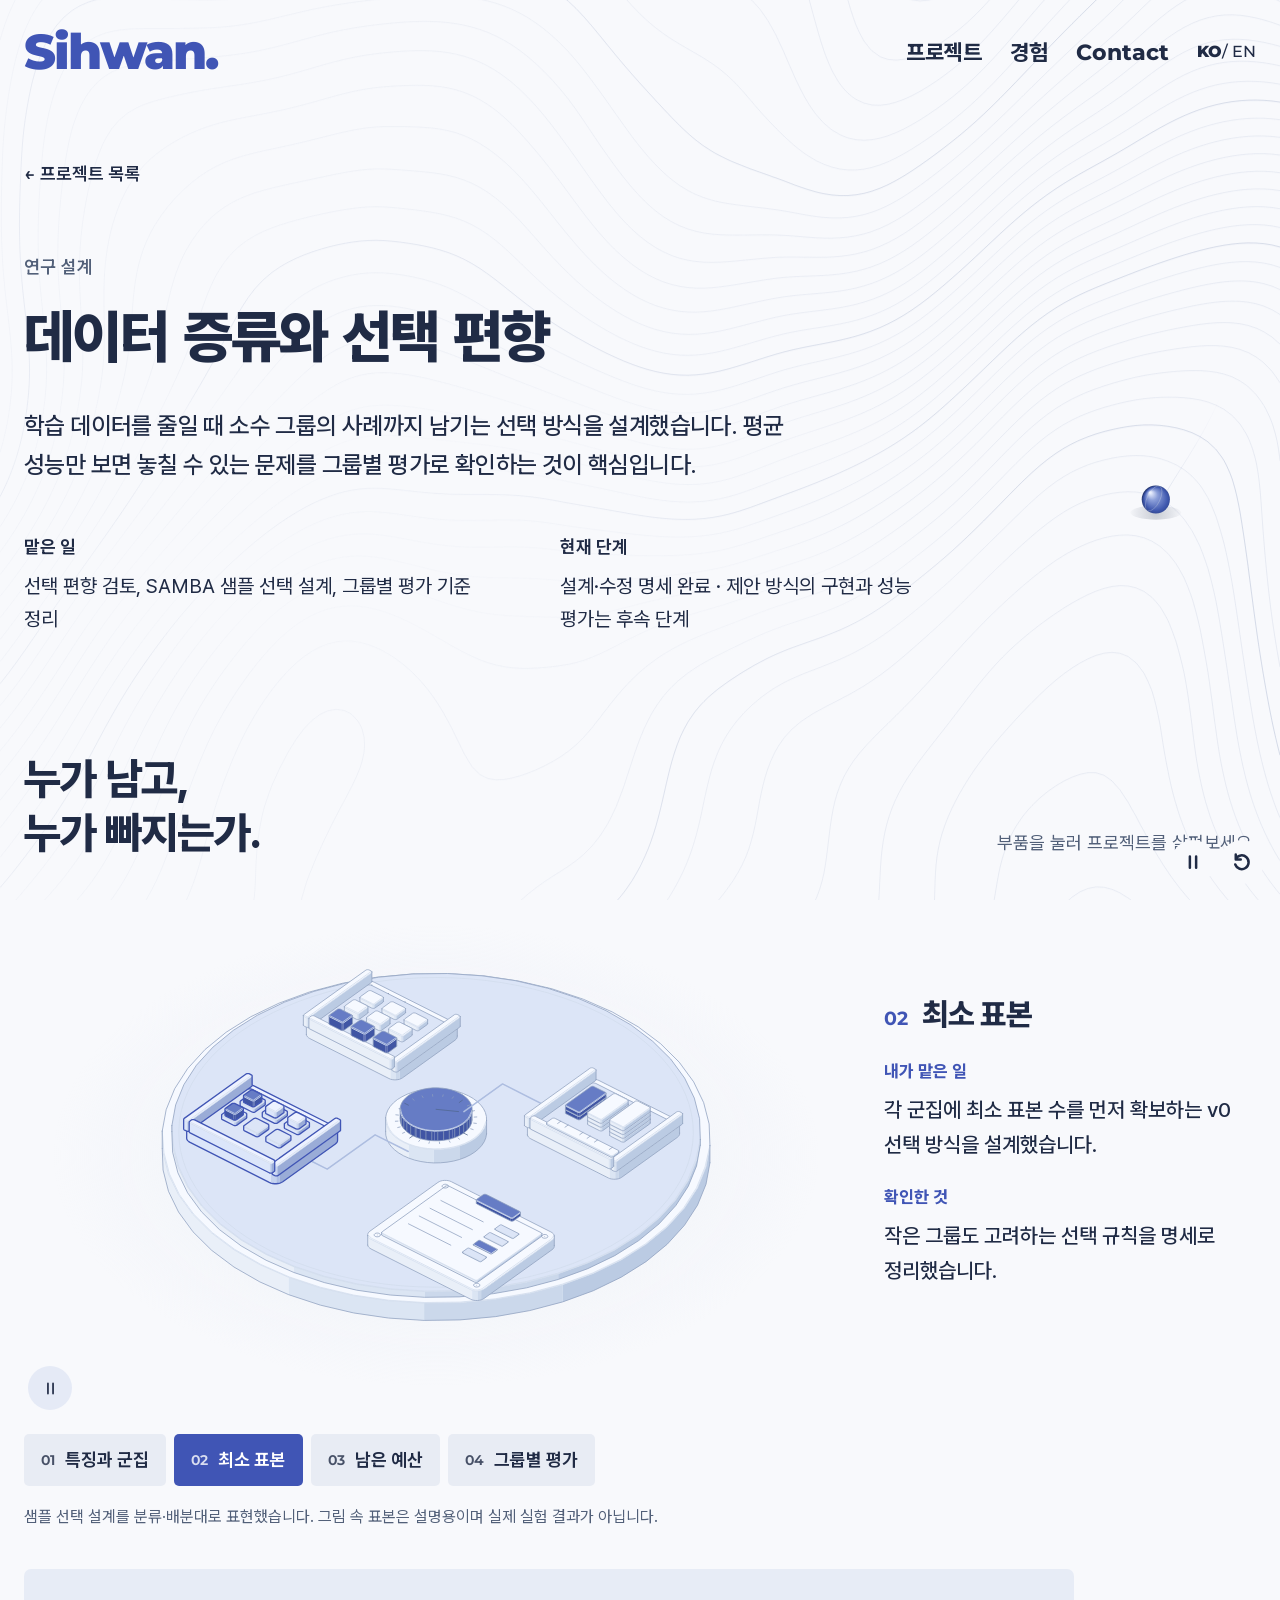
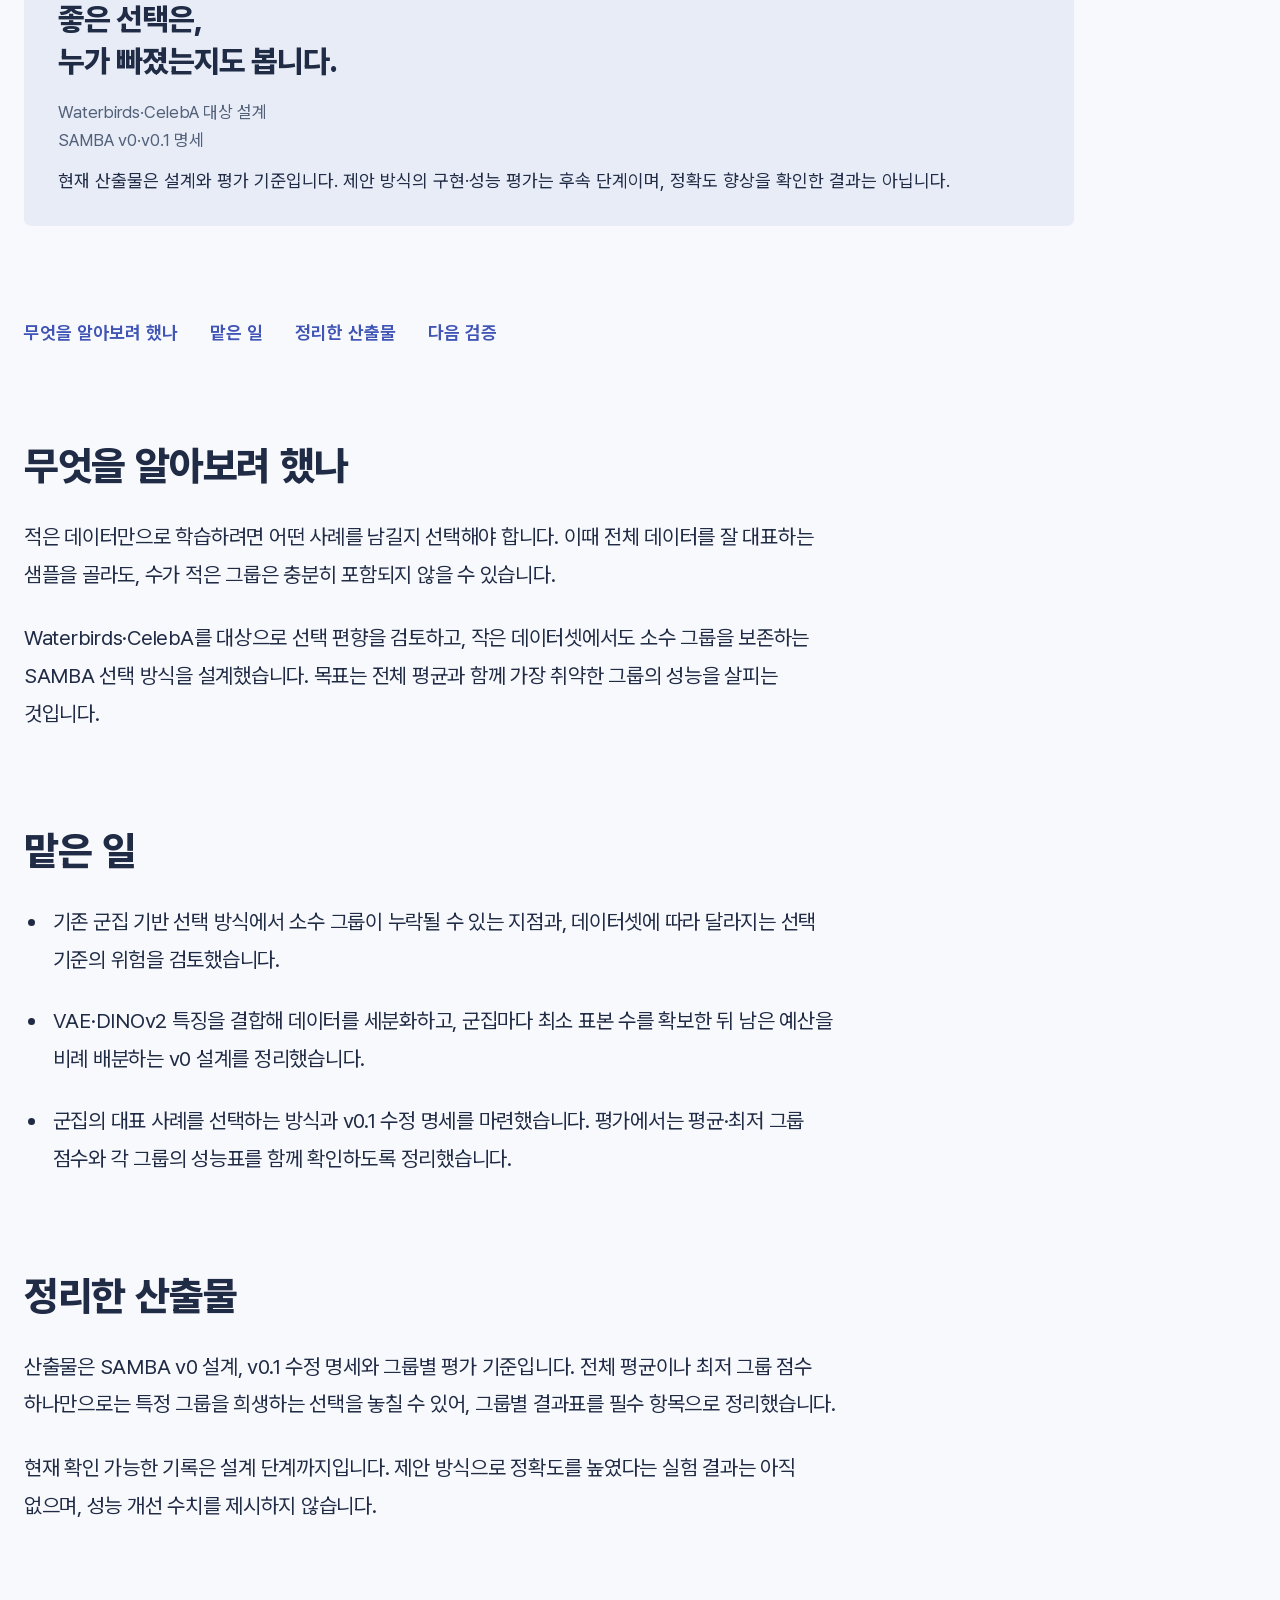
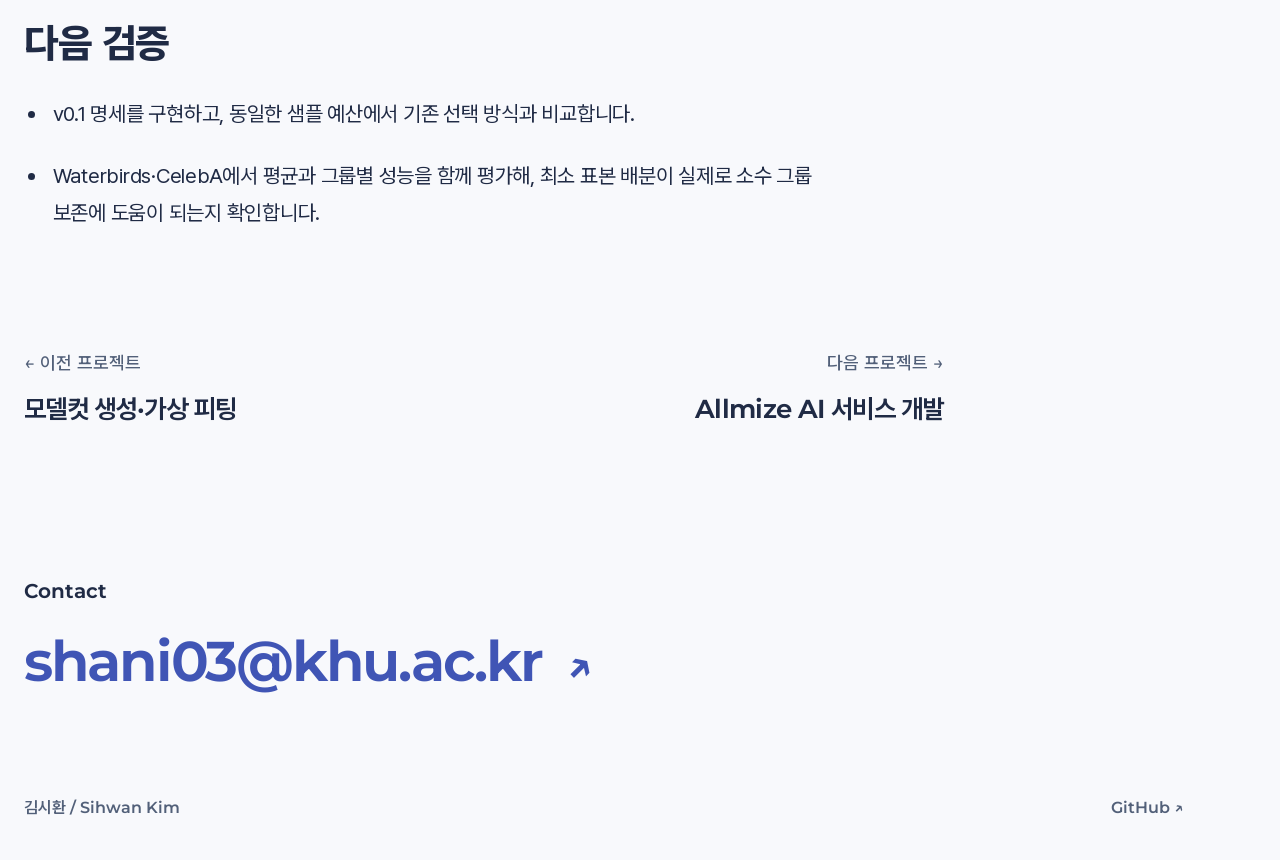
<file: projects/samba/index.html>
<!DOCTYPE html>

<html lang="ko">
<head>
<meta charset="utf-8"/>
<meta content="width=device-width,initial-scale=1" name="viewport"/>
<meta content="#F8F9FC" name="theme-color"/>
<title data-en="Dataset distillation &amp; selection bias — Sihwan Kim" data-ko="데이터 증류와 선택 편향 — 김시환">데이터 증류와 선택 편향 — 김시환</title>
<meta content="학습 데이터를 줄일 때 소수 그룹의 사례까지 남기는 선택 방식을 설계했습니다. 평균 성능만 보면 놓칠 수 있는 문제를 그룹별 평가로 확인하는 것이 핵심입니다." data-en="I designed a sample-selection approach that aims to retain minority-group examples when reducing a training dataset. Group-level evaluation addresses problems that overall average performance can hide." data-ko="학습 데이터를 줄일 때 소수 그룹의 사례까지 남기는 선택 방식을 설계했습니다. 평균 성능만 보면 놓칠 수 있는 문제를 그룹별 평가로 확인하는 것이 핵심입니다." name="description"/>
<link href="https://sihxan.github.io/projects/samba/" rel="canonical"/>
<link as="font" crossorigin="" href="../../assets/Montserrat.woff2?v=blue-20261018" rel="preload" type="font/woff2"/>
<link as="font" crossorigin="" href="../../assets/Pretendard.woff2?v=blue-20261018" rel="preload" type="font/woff2"/>
<link href="../../assets/portfolio.css?v=blue-20261018" rel="stylesheet"/>
<link href="../../assets/project-details.css?v=blue-20261018" rel="stylesheet"/>
<link href="../../assets/color-system.css?v=blue-20261018" rel="stylesheet"/>
<link rel="stylesheet" href="../../assets/project-explorer.css?v=apparatus-20261028"/>
</head>
<body class="project-detail">
<a class="skip" data-en="Skip to content" data-ko="본문 바로가기" href="#main">본문 바로가기</a>
<canvas aria-label="페이지 전체를 이어가는 등고선과 스크롤을 뒤따라 굴러오는 구슬" class="contour-background" id="loss-landscape" role="img"></canvas>
<div class="motion-tools">
<button aria-label="애니메이션 일시 정지" id="toggle-motion" type="button"><svg aria-hidden="true" class="pause-icon" viewbox="0 0 16 16"><path d="M5.5 3.5v9m5-9v9"></path></svg><svg aria-hidden="true" class="play-icon" viewbox="0 0 16 16"><path d="m5 3 7 5-7 5z"></path></svg></button>
<button aria-label="애니메이션 처음부터 다시 보기" id="restart-motion" type="button"><svg aria-hidden="true" viewbox="0 0 16 16"><path d="M3 5.5A5.5 5.5 0 1 1 2.6 10M3 2v4h4"></path></svg></button>
</div>
<div class="wrap">
<header>
<a aria-label="Sihwan Kim — Home" class="wordmark" data-home-link="" href="../../">Sihwan.</a>
<nav aria-label="주 메뉴">
<a class="" data-en="Work" data-home-link="" data-ko="프로젝트" href="../../#work">프로젝트</a>
<a class="" data-en="About" data-home-link="" data-ko="경험" href="../../#profile">경험</a>
<a data-en="Contact" data-home-link="" data-ko="Contact" href="../../#contact">Contact</a>
<button aria-label="Switch to English" class="language" type="button"><strong>KO</strong> / EN</button>
</nav>
</header>
<main id="main">
<section aria-labelledby="project-title" class="detail-hero">
<a class="back-link" data-en="← All projects" data-home-link="" data-ko="← 프로젝트 목록" href="../../#project-samba">← 프로젝트 목록</a>
<p class="detail-kicker" data-en="Research design" data-ko="연구 설계">연구 설계</p>
<h1 class="" data-en="Dataset distillation &amp;amp; selection bias" data-ko="데이터 증류와 선택 편향" id="project-title">데이터 증류와 선택 편향</h1>
<p class="detail-lead" data-en="I designed a sample-selection approach that aims to retain minority-group examples when reducing a training dataset. Group-level evaluation addresses problems that overall average performance can hide." data-ko="학습 데이터를 줄일 때 소수 그룹의 사례까지 남기는 선택 방식을 설계했습니다. 평균 성능만 보면 놓칠 수 있는 문제를 그룹별 평가로 확인하는 것이 핵심입니다.">학습 데이터를 줄일 때 소수 그룹의 사례까지 남기는 선택 방식을 설계했습니다. 평균 성능만 보면 놓칠 수 있는 문제를 그룹별 평가로 확인하는 것이 핵심입니다.</p>
<dl class="detail-facts">
<div><dt class="" data-en="My role" data-ko="맡은 일">맡은 일</dt><dd class="" data-en="Selection-bias review, SAMBA sample-selection design and group-level evaluation criteria" data-ko="선택 편향 검토, SAMBA 샘플 선택 설계, 그룹별 평가 기준 정리">선택 편향 검토, SAMBA 샘플 선택 설계, 그룹별 평가 기준 정리</dd></div>
<div><dt class="" data-en="Status" data-ko="현재 단계">현재 단계</dt><dd class="" data-en="Design and revision specification completed · Implementation and performance evaluation remain next steps" data-ko="설계·수정 명세 완료 · 제안 방식의 구현과 성능 평가는 후속 단계">설계·수정 명세 완료 · 제안 방식의 구현과 성능 평가는 후속 단계</dd></div>
</dl>
</section>
<section class="project-explorer " id="experiment" data-project-explorer aria-labelledby="explorer-heading">
<div class="explorer-heading"><h2 id="explorer-heading" data-ko="누가 남고,&lt;br&gt;누가 빠지는가." data-en="Who stays.&lt;br&gt;Who gets left out?">누가 남고,<br>누가 빠지는가.</h2><p  data-ko="부품을 눌러 프로젝트를 살펴보세요." data-en="Select a part. Explore the project.">부품을 눌러 프로젝트를 살펴보세요.</p></div>
<div class="explorer-layout"><div class="explorer-stage"><svg xmlns="http://www.w3.org/2000/svg" class="project-apparatus samba-apparatus" viewBox="-73.4 -8.32 1113.06 721.07" role="group" aria-labelledby="samba-title"><title id="samba-title">SAMBA sample-allocation carousel</title><desc>Conceptual illustration. Shapes and motion explain the project; they are not measured results.</desc><style>
.samba-apparatus{--top:#f6f9ff;--s0:#bbcbe3;--s1:#cbd8eb;--s2:#dbe5f3;--s3:#e9eff8;--edge:#8d9fbd;color:#4055b5}
.samba-apparatus path,.samba-apparatus circle{vector-effect:non-scaling-stroke}
.samba-apparatus .iso-fill{fill:#e6edf8;stroke:none}.samba-apparatus .iso-top{fill:var(--top);stroke:none}
.samba-apparatus .iso-shade{stroke:none}.samba-apparatus .iso-shade[data-shade="0"]{fill:var(--s0)}.samba-apparatus .iso-shade[data-shade="1"]{fill:var(--s1)}.samba-apparatus .iso-shade[data-shade="2"]{fill:var(--s2)}.samba-apparatus .iso-shade[data-shade="3"]{fill:var(--s3)}
.samba-apparatus .iso-line{fill:none;stroke:var(--edge);stroke-width:.75;stroke-linejoin:round;stroke-linecap:round}.samba-apparatus .iso-line[data-tone="faint"]{stroke:#d2ddec}.samba-apparatus .iso-line[data-tone="hi"]{stroke:#51678f}
.samba-apparatus .iso-dots{fill:#7b8dab}.samba-apparatus .accent .iso-top{fill:#667cc5}.samba-apparatus .accent .iso-shade{fill:#4055a4}.samba-apparatus .dark .iso-top,.samba-apparatus .dark .iso-shade{fill:#31486d}.samba-apparatus .tint .iso-top{fill:#dce5f7}
.samba-apparatus .paper{fill:#f8fbff;stroke:#91a3c1;stroke-width:.7}.samba-apparatus .screen{fill:#2c4269;stroke:#8a9ec5;stroke-width:1}.samba-apparatus .noise{fill:#9db0db;stroke:none}.samba-apparatus .ink{fill:#4055b5;stroke:none}.samba-apparatus .quiet-ink{fill:#c4d2ec;stroke:none}.samba-apparatus .rule{fill:none;stroke:#a5b6d1;stroke-width:1.1;stroke-linecap:round}.samba-apparatus .mask{fill:#3f55aa;stroke:none}
.samba-apparatus .flow-track{fill:none;stroke:#adbde0;stroke-width:1.5;stroke-linecap:round;stroke-linejoin:round}
.samba-apparatus .apparatus-part{cursor:pointer;outline:none}.samba-apparatus .apparatus-part.is-active{--top:#edf2ff;--s0:#9aacd7;--s1:#afc0e5;--s2:#c5d3ef;--s3:#dce6fa}
.samba-apparatus .apparatus-part.is-active .iso-edge,.samba-apparatus .apparatus-part.is-hovered .iso-edge,.samba-apparatus .apparatus-part:hover .iso-edge{stroke:#4055b5;stroke-width:1.3}.samba-apparatus .apparatus-part:focus-visible .iso-edge{stroke:#233b9d;stroke-width:1.9}
</style><g class="iso-solid dark"><path class="iso-fill" d="M411.3 174.2L411.6 172.2L412.4 170.2L413.7 168.3L415.3 166.5L417.3 164.8L419.7 163.4L422.3 162.1L425.2 161L428.3 160.2L431.6 159.6L435 159.3L438.3 159.3L441.7 159.5L445 160L448.2 160.7L451.2 161.7L453.9 162.9L456.4 164.3L458.5 165.9L460.3 167.7L461.6 169.5L462.6 171.5L463.1 173.5L463.2 175.6L463.2 191.1L462.8 193.2L462 195.1L460.8 197L459.1 198.8L457.1 200.5L454.8 202L452.1 203.2L449.2 204.3L446.1 205.1L442.8 205.7L439.5 206L436.1 206.1L432.7 205.8L429.4 205.3L426.2 204.6L423.3 203.6L420.5 202.4L418.1 201L415.9 199.4L414.2 197.7L412.8 195.8L411.9 193.8L411.3 191.8L411.3 189.8Z"/><path class="iso-shade" data-shade="0" d="M457.1 200.5L454.8 202L454.8 186.4L457.1 184.9ZM454.8 202L452.1 203.2L452.1 187.7L454.8 186.4ZM452.1 203.2L449.2 204.3L449.2 188.7L452.1 187.7ZM463.2 191.1L462.8 193.2L462.8 177.6L463.2 175.6ZM462.8 193.2L462 195.1L462 179.6L462.8 177.6ZM462 195.1L460.8 197L460.8 181.5L462 179.6ZM460.8 197L459.1 198.8L459.1 183.3L460.8 181.5ZM459.1 198.8L457.1 200.5L457.1 184.9L459.1 183.3Z"/><path class="iso-shade" data-shade="1" d="M449.2 204.3L446.1 205.1L446.1 189.6L449.2 188.7ZM446.1 205.1L442.8 205.7L442.8 190.1L446.1 189.6ZM442.8 205.7L439.5 206L439.5 190.5L442.8 190.1ZM439.5 206L436.1 206.1L436.1 190.5L439.5 190.5Z"/><path class="iso-shade" data-shade="2" d="M436.1 206.1L432.7 205.8L432.7 190.3L436.1 190.5ZM432.7 205.8L429.4 205.3L429.4 189.8L432.7 190.3ZM429.4 205.3L426.2 204.6L426.2 189L429.4 189.8ZM426.2 204.6L423.3 203.6L423.3 188.1L426.2 189Z"/><path class="iso-shade" data-shade="3" d="M423.3 203.6L420.5 202.4L420.5 186.9L423.3 188.1ZM420.5 202.4L418.1 201L418.1 185.4L420.5 186.9ZM418.1 201L415.9 199.4L415.9 183.8L418.1 185.4ZM415.9 199.4L414.2 197.7L414.2 182.1L415.9 183.8ZM414.2 197.7L412.8 195.8L412.8 180.2L414.2 182.1ZM412.8 195.8L411.9 193.8L411.9 178.3L412.8 180.2ZM411.9 193.8L411.3 191.8L411.3 176.2L411.9 178.3ZM411.3 191.8L411.3 189.8L411.3 174.2L411.3 176.2Z"/><path class="iso-top" d="M457.1 184.9L454.8 186.4L452.1 187.7L449.2 188.7L446.1 189.6L442.8 190.1L439.5 190.5L436.1 190.5L432.7 190.3L429.4 189.8L426.2 189L423.3 188.1L420.5 186.9L418.1 185.4L415.9 183.8L414.2 182.1L412.8 180.2L411.9 178.3L411.3 176.2L411.3 174.2L411.6 172.2L412.4 170.2L413.7 168.3L415.3 166.5L417.3 164.8L419.7 163.4L422.3 162.1L425.2 161L428.3 160.2L431.6 159.6L435 159.3L438.3 159.3L441.7 159.5L445 160L448.2 160.7L451.2 161.7L453.9 162.9L456.4 164.3L458.5 165.9L460.3 167.7L461.6 169.5L462.6 171.5L463.1 173.5L463.2 175.6L462.8 177.6L462 179.6L460.8 181.5L459.1 183.3Z"/><path class="iso-line iso-crease" data-tone="faint" d="M463.2 175.6L462.8 177.6L462 179.6L460.8 181.5L459.1 183.3L457.1 184.9L454.8 186.4L452.1 187.7L449.2 188.7L446.1 189.6L442.8 190.1L439.5 190.5L436.1 190.5L432.7 190.3L429.4 189.8L426.2 189L423.3 188.1L420.5 186.9L418.1 185.4L415.9 183.8L414.2 182.1L412.8 180.2L411.9 178.3L411.3 176.2L411.3 174.2"/><path class="iso-line iso-bevel" data-tone="faint" d="M463.2 175.6L461.5 177.5L460.8 179.3L459.6 181.2L458 182.9L456.1 184.4L453.9 185.8L451.4 187L448.6 188.1L445.7 188.8L442.6 189.4L439.4 189.7L436.1 189.7L432.9 189.5L429.8 189L426.8 188.3L424 187.4L421.4 186.3L419 184.9L417 183.4L415.3 181.7L414 180L413.1 178.1L412.6 176.2L411.3 174.2"/><path class="iso-line iso-edge" data-tone="mid" d="M411.3 174.2L411.6 172.2L412.4 170.2L413.7 168.3L415.3 166.5L417.3 164.8L419.7 163.4L422.3 162.1L425.2 161L428.3 160.2L431.6 159.6L435 159.3L438.3 159.3L441.7 159.5L445 160L448.2 160.7L451.2 161.7L453.9 162.9L456.4 164.3L458.5 165.9L460.3 167.7L461.6 169.5L462.6 171.5L463.1 173.5L463.2 175.6M463.2 191.1L462.8 193.2L462 195.1L460.8 197L459.1 198.8L457.1 200.5L454.8 202L452.1 203.2L449.2 204.3L446.1 205.1L442.8 205.7L439.5 206L436.1 206.1L432.7 205.8L429.4 205.3L426.2 204.6L423.3 203.6L420.5 202.4L418.1 201L415.9 199.4L414.2 197.7L412.8 195.8L411.9 193.8L411.3 191.8L411.3 189.8M411.3 174.2L411.3 189.8M463.2 175.6L463.2 191.1"/></g><g class="iso-solid dark"><path class="iso-fill" d="M774.4 357.6L774.8 355.6L775.6 353.6L776.9 351.7L778.5 349.9L780.5 348.2L782.8 346.8L785.5 345.5L788.4 344.4L791.5 343.6L794.8 343L798.1 342.7L801.5 342.7L804.9 342.9L808.2 343.4L811.4 344.1L814.4 345.1L817.1 346.3L819.5 347.7L821.7 349.3L823.4 351.1L824.8 352.9L825.8 354.9L826.3 356.9L826.3 359L826.3 374.5L826 376.6L825.2 378.5L823.9 380.4L822.3 382.2L820.3 383.9L817.9 385.4L815.3 386.6L812.4 387.7L809.3 388.5L806 389.1L802.7 389.4L799.3 389.5L795.9 389.2L792.6 388.7L789.4 388L786.4 387L783.7 385.8L781.2 384.4L779.1 382.8L777.4 381.1L776 379.2L775 377.2L774.5 375.2L774.4 373.2Z"/><path class="iso-shade" data-shade="0" d="M820.3 383.9L817.9 385.4L817.9 369.8L820.3 368.3ZM817.9 385.4L815.3 386.6L815.3 371.1L817.9 369.8ZM815.3 386.6L812.4 387.7L812.4 372.1L815.3 371.1ZM826.3 374.5L826 376.6L826 361L826.3 359ZM826 376.6L825.2 378.5L825.2 363L826 361ZM825.2 378.5L823.9 380.4L823.9 364.9L825.2 363ZM823.9 380.4L822.3 382.2L822.3 366.7L823.9 364.9ZM822.3 382.2L820.3 383.9L820.3 368.3L822.3 366.7Z"/><path class="iso-shade" data-shade="1" d="M812.4 387.7L809.3 388.5L809.3 373L812.4 372.1ZM809.3 388.5L806 389.1L806 373.5L809.3 373ZM806 389.1L802.7 389.4L802.7 373.9L806 373.5ZM802.7 389.4L799.3 389.5L799.3 373.9L802.7 373.9Z"/><path class="iso-shade" data-shade="2" d="M799.3 389.5L795.9 389.2L795.9 373.7L799.3 373.9ZM795.9 389.2L792.6 388.7L792.6 373.2L795.9 373.7ZM792.6 388.7L789.4 388L789.4 372.4L792.6 373.2ZM789.4 388L786.4 387L786.4 371.5L789.4 372.4Z"/><path class="iso-shade" data-shade="3" d="M786.4 387L783.7 385.8L783.7 370.3L786.4 371.5ZM783.7 385.8L781.2 384.4L781.2 368.8L783.7 370.3ZM781.2 384.4L779.1 382.8L779.1 367.2L781.2 368.8ZM779.1 382.8L777.4 381.1L777.4 365.5L779.1 367.2ZM777.4 381.1L776 379.2L776 363.6L777.4 365.5ZM776 379.2L775 377.2L775 361.7L776 363.6ZM775 377.2L774.5 375.2L774.5 359.6L775 361.7ZM774.5 375.2L774.4 373.2L774.4 357.6L774.5 359.6Z"/><path class="iso-top" d="M820.3 368.3L817.9 369.8L815.3 371.1L812.4 372.1L809.3 373L806 373.5L802.7 373.9L799.3 373.9L795.9 373.7L792.6 373.2L789.4 372.4L786.4 371.5L783.7 370.3L781.2 368.8L779.1 367.2L777.4 365.5L776 363.6L775 361.7L774.5 359.6L774.4 357.6L774.8 355.6L775.6 353.6L776.9 351.7L778.5 349.9L780.5 348.2L782.8 346.8L785.5 345.5L788.4 344.4L791.5 343.6L794.8 343L798.1 342.7L801.5 342.7L804.9 342.9L808.2 343.4L811.4 344.1L814.4 345.1L817.1 346.3L819.5 347.7L821.7 349.3L823.4 351.1L824.8 352.9L825.8 354.9L826.3 356.9L826.3 359L826 361L825.2 363L823.9 364.9L822.3 366.7Z"/><path class="iso-line iso-crease" data-tone="faint" d="M826.3 359L826 361L825.2 363L823.9 364.9L822.3 366.7L820.3 368.3L817.9 369.8L815.3 371.1L812.4 372.1L809.3 373L806 373.5L802.7 373.9L799.3 373.9L795.9 373.7L792.6 373.2L789.4 372.4L786.4 371.5L783.7 370.3L781.2 368.8L779.1 367.2L777.4 365.5L776 363.6L775 361.7L774.5 359.6L774.4 357.6"/><path class="iso-line iso-bevel" data-tone="faint" d="M826.3 359L824.7 360.9L823.9 362.7L822.8 364.6L821.2 366.3L819.3 367.8L817.1 369.2L814.6 370.4L811.8 371.5L808.8 372.2L805.7 372.8L802.5 373.1L799.3 373.1L796.1 372.9L793 372.4L790 371.7L787.1 370.8L784.5 369.7L782.2 368.3L780.2 366.8L778.5 365.1L777.2 363.4L776.3 361.5L775.8 359.6L774.4 357.6"/><path class="iso-line iso-edge" data-tone="mid" d="M774.4 357.6L774.8 355.6L775.6 353.6L776.9 351.7L778.5 349.9L780.5 348.2L782.8 346.8L785.5 345.5L788.4 344.4L791.5 343.6L794.8 343L798.1 342.7L801.5 342.7L804.9 342.9L808.2 343.4L811.4 344.1L814.4 345.1L817.1 346.3L819.5 347.7L821.7 349.3L823.4 351.1L824.8 352.9L825.8 354.9L826.3 356.9L826.3 359M826.3 374.5L826 376.6L825.2 378.5L823.9 380.4L822.3 382.2L820.3 383.9L817.9 385.4L815.3 386.6L812.4 387.7L809.3 388.5L806 389.1L802.7 389.4L799.3 389.5L795.9 389.2L792.6 388.7L789.4 388L786.4 387L783.7 385.8L781.2 384.4L779.1 382.8L777.4 381.1L776 379.2L775 377.2L774.5 375.2L774.4 373.2M774.4 357.6L774.4 373.2M826.3 359L826.3 374.5"/></g><g class="iso-solid dark"><path class="iso-fill" d="M139.9 368.8L140.3 366.8L141.1 364.8L142.3 362.9L144 361.1L146 359.4L148.3 358L151 356.7L153.9 355.6L157 354.8L160.2 354.2L163.6 353.9L167 353.9L170.4 354.1L173.7 354.6L176.8 355.3L179.8 356.3L182.6 357.5L185 358.9L187.1 360.5L188.9 362.3L190.3 364.1L191.2 366.1L191.7 368.1L191.8 370.2L191.8 385.7L191.4 387.8L190.6 389.8L189.4 391.7L187.8 393.5L185.8 395.1L183.4 396.6L180.8 397.9L177.9 398.9L174.8 399.7L171.5 400.3L168.1 400.6L164.7 400.7L161.4 400.4L158.1 400L154.9 399.2L151.9 398.2L149.2 397L146.7 395.6L144.6 394L142.8 392.3L141.5 390.4L140.5 388.4L140 386.4L139.9 384.4Z"/><path class="iso-shade" data-shade="0" d="M185.8 395.1L183.4 396.6L183.4 381L185.8 379.5ZM183.4 396.6L180.8 397.9L180.8 382.3L183.4 381ZM180.8 397.9L177.9 398.9L177.9 383.4L180.8 382.3ZM191.8 385.7L191.4 387.8L191.4 372.2L191.8 370.2ZM191.4 387.8L190.6 389.8L190.6 374.2L191.4 372.2ZM190.6 389.8L189.4 391.7L189.4 376.1L190.6 374.2ZM189.4 391.7L187.8 393.5L187.8 377.9L189.4 376.1ZM187.8 393.5L185.8 395.1L185.8 379.5L187.8 377.9Z"/><path class="iso-shade" data-shade="1" d="M177.9 398.9L174.8 399.7L174.8 384.2L177.9 383.4ZM174.8 399.7L171.5 400.3L171.5 384.8L174.8 384.2ZM171.5 400.3L168.1 400.6L168.1 385.1L171.5 384.8ZM168.1 400.6L164.7 400.7L164.7 385.1L168.1 385.1Z"/><path class="iso-shade" data-shade="2" d="M164.7 400.7L161.4 400.4L161.4 384.9L164.7 385.1ZM161.4 400.4L158.1 400L158.1 384.4L161.4 384.9ZM158.1 400L154.9 399.2L154.9 383.7L158.1 384.4ZM154.9 399.2L151.9 398.2L151.9 382.7L154.9 383.7Z"/><path class="iso-shade" data-shade="3" d="M151.9 398.2L149.2 397L149.2 381.5L151.9 382.7ZM149.2 397L146.7 395.6L146.7 380.1L149.2 381.5ZM146.7 395.6L144.6 394L144.6 378.5L146.7 380.1ZM144.6 394L142.8 392.3L142.8 376.7L144.6 378.5ZM142.8 392.3L141.5 390.4L141.5 374.8L142.8 376.7ZM141.5 390.4L140.5 388.4L140.5 372.9L141.5 374.8ZM140.5 388.4L140 386.4L140 370.9L140.5 372.9ZM140 386.4L139.9 384.4L139.9 368.8L140 370.9Z"/><path class="iso-top" d="M185.8 379.5L183.4 381L180.8 382.3L177.9 383.4L174.8 384.2L171.5 384.8L168.1 385.1L164.7 385.1L161.4 384.9L158.1 384.4L154.9 383.7L151.9 382.7L149.2 381.5L146.7 380.1L144.6 378.5L142.8 376.7L141.5 374.8L140.5 372.9L140 370.9L139.9 368.8L140.3 366.8L141.1 364.8L142.3 362.9L144 361.1L146 359.4L148.3 358L151 356.7L153.9 355.6L157 354.8L160.2 354.2L163.6 353.9L167 353.9L170.4 354.1L173.7 354.6L176.8 355.3L179.8 356.3L182.6 357.5L185 358.9L187.1 360.5L188.9 362.3L190.3 364.1L191.2 366.1L191.7 368.1L191.8 370.2L191.4 372.2L190.6 374.2L189.4 376.1L187.8 377.9Z"/><path class="iso-line iso-crease" data-tone="faint" d="M191.8 370.2L191.4 372.2L190.6 374.2L189.4 376.1L187.8 377.9L185.8 379.5L183.4 381L180.8 382.3L177.9 383.4L174.8 384.2L171.5 384.8L168.1 385.1L164.7 385.1L161.4 384.9L158.1 384.4L154.9 383.7L151.9 382.7L149.2 381.5L146.7 380.1L144.6 378.5L142.8 376.7L141.5 374.8L140.5 372.9L140 370.9L139.9 368.8"/><path class="iso-line iso-bevel" data-tone="faint" d="M191.8 370.2L190.2 372.1L189.4 374L188.2 375.8L186.7 377.5L184.8 379L182.5 380.4L180 381.7L177.3 382.7L174.3 383.4L171.2 384L168 384.3L164.8 384.3L161.6 384.1L158.4 383.7L155.4 383L152.6 382L150 380.9L147.7 379.5L145.7 378L144 376.4L142.7 374.6L141.8 372.7L141.3 370.8L139.9 368.8"/><path class="iso-line iso-edge" data-tone="mid" d="M139.9 368.8L140.3 366.8L141.1 364.8L142.3 362.9L144 361.1L146 359.4L148.3 358L151 356.7L153.9 355.6L157 354.8L160.2 354.2L163.6 353.9L167 353.9L170.4 354.1L173.7 354.6L176.8 355.3L179.8 356.3L182.6 357.5L185 358.9L187.1 360.5L188.9 362.3L190.3 364.1L191.2 366.1L191.7 368.1L191.8 370.2M191.8 385.7L191.4 387.8L190.6 389.8L189.4 391.7L187.8 393.5L185.8 395.1L183.4 396.6L180.8 397.9L177.9 398.9L174.8 399.7L171.5 400.3L168.1 400.6L164.7 400.7L161.4 400.4L158.1 400L154.9 399.2L151.9 398.2L149.2 397L146.7 395.6L144.6 394L142.8 392.3L141.5 390.4L140.5 388.4L140 386.4L139.9 384.4M139.9 368.8L139.9 384.4M191.8 370.2L191.8 385.7"/></g><g class="iso-solid dark"><path class="iso-fill" d="M503.1 552.2L503.5 550.2L504.3 548.2L505.5 546.3L507.1 544.5L509.1 542.8L511.5 541.4L514.1 540.1L517.1 539L520.2 538.2L523.4 537.6L526.8 537.3L530.2 537.3L533.6 537.5L536.9 538L540 538.7L543 539.7L545.7 540.9L548.2 542.3L550.3 543.9L552.1 545.7L553.5 547.5L554.4 549.5L554.9 551.5L555 553.6L555 569.1L554.6 571.2L553.8 573.2L552.6 575.1L551 576.9L548.9 578.5L546.6 580L543.9 581.3L541 582.3L537.9 583.1L534.7 583.7L531.3 584L527.9 584.1L524.5 583.8L521.2 583.4L518.1 582.6L515.1 581.6L512.3 580.4L509.9 579L507.8 577.4L506 575.7L504.6 573.8L503.7 571.8L503.2 569.8L503.1 567.8Z"/><path class="iso-shade" data-shade="0" d="M548.9 578.5L546.6 580L546.6 564.4L548.9 562.9ZM546.6 580L543.9 581.3L543.9 565.7L546.6 564.4ZM543.9 581.3L541 582.3L541 566.8L543.9 565.7ZM555 569.1L554.6 571.2L554.6 555.6L555 553.6ZM554.6 571.2L553.8 573.2L553.8 557.6L554.6 555.6ZM553.8 573.2L552.6 575.1L552.6 559.5L553.8 557.6ZM552.6 575.1L551 576.9L551 561.3L552.6 559.5ZM551 576.9L548.9 578.5L548.9 562.9L551 561.3Z"/><path class="iso-shade" data-shade="1" d="M541 582.3L537.9 583.1L537.9 567.6L541 566.8ZM537.9 583.1L534.7 583.7L534.7 568.2L537.9 567.6ZM534.7 583.7L531.3 584L531.3 568.5L534.7 568.2ZM531.3 584L527.9 584.1L527.9 568.5L531.3 568.5Z"/><path class="iso-shade" data-shade="2" d="M527.9 584.1L524.5 583.8L524.5 568.3L527.9 568.5ZM524.5 583.8L521.2 583.4L521.2 567.8L524.5 568.3ZM521.2 583.4L518.1 582.6L518.1 567.1L521.2 567.8ZM518.1 582.6L515.1 581.6L515.1 566.1L518.1 567.1Z"/><path class="iso-shade" data-shade="3" d="M515.1 581.6L512.3 580.4L512.3 564.9L515.1 566.1ZM512.3 580.4L509.9 579L509.9 563.5L512.3 564.9ZM509.9 579L507.8 577.4L507.8 561.9L509.9 563.5ZM507.8 577.4L506 575.7L506 560.1L507.8 561.9ZM506 575.7L504.6 573.8L504.6 558.2L506 560.1ZM504.6 573.8L503.7 571.8L503.7 556.3L504.6 558.2ZM503.7 571.8L503.2 569.8L503.2 554.3L503.7 556.3ZM503.2 569.8L503.1 567.8L503.1 552.2L503.2 554.3Z"/><path class="iso-top" d="M548.9 562.9L546.6 564.4L543.9 565.7L541 566.8L537.9 567.6L534.7 568.2L531.3 568.5L527.9 568.5L524.5 568.3L521.2 567.8L518.1 567.1L515.1 566.1L512.3 564.9L509.9 563.5L507.8 561.9L506 560.1L504.6 558.2L503.7 556.3L503.2 554.3L503.1 552.2L503.5 550.2L504.3 548.2L505.5 546.3L507.1 544.5L509.1 542.8L511.5 541.4L514.1 540.1L517.1 539L520.2 538.2L523.4 537.6L526.8 537.3L530.2 537.3L533.6 537.5L536.9 538L540 538.7L543 539.7L545.7 540.9L548.2 542.3L550.3 543.9L552.1 545.7L553.5 547.5L554.4 549.5L554.9 551.5L555 553.6L554.6 555.6L553.8 557.6L552.6 559.5L551 561.3Z"/><path class="iso-line iso-crease" data-tone="faint" d="M555 553.6L554.6 555.6L553.8 557.6L552.6 559.5L551 561.3L548.9 562.9L546.6 564.4L543.9 565.7L541 566.8L537.9 567.6L534.7 568.2L531.3 568.5L527.9 568.5L524.5 568.3L521.2 567.8L518.1 567.1L515.1 566.1L512.3 564.9L509.9 563.5L507.8 561.9L506 560.1L504.6 558.2L503.7 556.3L503.2 554.3L503.1 552.2"/><path class="iso-line iso-bevel" data-tone="faint" d="M555 553.6L553.4 555.5L552.6 557.4L551.4 559.2L549.9 560.9L548 562.4L545.7 563.8L543.2 565.1L540.4 566.1L537.5 566.8L534.4 567.4L531.2 567.7L528 567.7L524.8 567.5L521.6 567.1L518.6 566.4L515.8 565.4L513.2 564.3L510.9 562.9L508.8 561.4L507.2 559.8L505.9 558L505 556.1L504.5 554.2L503.1 552.2"/><path class="iso-line iso-edge" data-tone="mid" d="M503.1 552.2L503.5 550.2L504.3 548.2L505.5 546.3L507.1 544.5L509.1 542.8L511.5 541.4L514.1 540.1L517.1 539L520.2 538.2L523.4 537.6L526.8 537.3L530.2 537.3L533.6 537.5L536.9 538L540 538.7L543 539.7L545.7 540.9L548.2 542.3L550.3 543.9L552.1 545.7L553.5 547.5L554.4 549.5L554.9 551.5L555 553.6M555 569.1L554.6 571.2L553.8 573.2L552.6 575.1L551 576.9L548.9 578.5L546.6 580L543.9 581.3L541 582.3L537.9 583.1L534.7 583.7L531.3 584L527.9 584.1L524.5 583.8L521.2 583.4L518.1 582.6L515.1 581.6L512.3 580.4L509.9 579L507.8 577.4L506 575.7L504.6 573.8L503.7 571.8L503.2 569.8L503.1 567.8M503.1 552.2L503.1 567.8M555 553.6L555 569.1"/></g><g class="iso-solid"><path class="iso-fill" d="M113.3 330.8L118.6 301.9L130.1 273.6L147.6 246.4L170.9 220.8L199.6 197.3L233 176.3L270.8 158.1L312.2 142.9L356.5 131.2L403 123L450.9 118.6L499.3 118L547.4 121.1L594.4 128.1L639.6 138.6L682 152.7L721.1 169.9L756.1 190L786.4 212.8L811.5 237.7L831 264.3L844.5 292.3L851.9 321.1L853 350.3L853 373.6L847.7 402.6L836.2 430.9L818.6 458L795.3 483.6L766.7 507.1L733.2 528.1L695.5 546.4L654.1 561.5L609.7 573.2L563.3 581.4L515.4 585.8L467 586.5L418.8 583.3L371.8 576.4L326.7 565.8L284.2 551.8L245.2 534.5L210.2 514.4L179.9 491.7L154.8 466.8L135.3 440.1L121.7 412.1L114.4 383.3L113.3 354.2Z"/><path class="iso-shade" data-shade="0" d="M766.7 507.1L733.2 528.1L733.2 504.8L766.7 483.7ZM733.2 528.1L695.5 546.4L695.5 523L733.2 504.8ZM695.5 546.4L654.1 561.5L654.1 538.2L695.5 523ZM853 373.6L847.7 402.6L847.7 379.2L853 350.3ZM847.7 402.6L836.2 430.9L836.2 407.5L847.7 379.2ZM836.2 430.9L818.6 458L818.6 434.7L836.2 407.5ZM818.6 458L795.3 483.6L795.3 460.2L818.6 434.7ZM795.3 483.6L766.7 507.1L766.7 483.7L795.3 460.2Z"/><path class="iso-shade" data-shade="1" d="M654.1 561.5L609.7 573.2L609.7 549.9L654.1 538.2ZM609.7 573.2L563.3 581.4L563.3 558L609.7 549.9ZM563.3 581.4L515.4 585.8L515.4 562.5L563.3 558ZM515.4 585.8L467 586.5L467 563.1L515.4 562.5Z"/><path class="iso-shade" data-shade="2" d="M467 586.5L418.8 583.3L418.8 559.9L467 563.1ZM418.8 583.3L371.8 576.4L371.8 553L418.8 559.9ZM371.8 576.4L326.7 565.8L326.7 542.5L371.8 553ZM326.7 565.8L284.2 551.8L284.2 528.4L326.7 542.5Z"/><path class="iso-shade" data-shade="3" d="M284.2 551.8L245.2 534.5L245.2 511.2L284.2 528.4ZM245.2 534.5L210.2 514.4L210.2 491.1L245.2 511.2ZM210.2 514.4L179.9 491.7L179.9 468.3L210.2 491.1ZM179.9 491.7L154.8 466.8L154.8 443.4L179.9 468.3ZM154.8 466.8L135.3 440.1L135.3 416.7L154.8 443.4ZM135.3 440.1L121.7 412.1L121.7 388.8L135.3 416.7ZM121.7 412.1L114.4 383.3L114.4 360L121.7 388.8ZM114.4 383.3L113.3 354.2L113.3 330.8L114.4 360Z"/><path class="iso-top" d="M766.7 483.7L733.2 504.8L695.5 523L654.1 538.2L609.7 549.9L563.3 558L515.4 562.5L467 563.1L418.8 559.9L371.8 553L326.7 542.5L284.2 528.4L245.2 511.2L210.2 491.1L179.9 468.3L154.8 443.4L135.3 416.7L121.7 388.8L114.4 360L113.3 330.8L118.6 301.9L130.1 273.6L147.6 246.4L170.9 220.8L199.6 197.3L233 176.3L270.8 158.1L312.2 142.9L356.5 131.2L403 123L450.9 118.6L499.3 118L547.4 121.1L594.4 128.1L639.6 138.6L682 152.7L721.1 169.9L756.1 190L786.4 212.8L811.5 237.7L831 264.3L844.5 292.3L851.9 321.1L853 350.3L847.7 379.2L836.2 407.5L818.6 434.7L795.3 460.2Z"/><path class="iso-line iso-crease" data-tone="faint" d="M853 350.3L847.7 379.2L836.2 407.5L818.6 434.7L795.3 460.2L766.7 483.7L733.2 504.8L695.5 523L654.1 538.2L609.7 549.9L563.3 558L515.4 562.5L467 563.1L418.8 559.9L371.8 553L326.7 542.5L284.2 528.4L245.2 511.2L210.2 491.1L179.9 468.3L154.8 443.4L135.3 416.7L121.7 388.8L114.4 360L113.3 330.8"/><path class="iso-line iso-bevel" data-tone="faint" d="M853 350.3L846.4 379.1L834.9 407.3L817.5 434.4L794.2 459.8L765.7 483.2L732.3 504.2L694.7 522.4L653.5 537.5L609.3 549.2L563 557.3L515.3 561.7L467 562.3L419.1 559.2L372.2 552.3L327.2 541.7L284.9 527.8L246 510.6L211.2 490.5L181 467.9L155.9 443.1L136.5 416.5L123 388.6L115.6 359.9L113.3 330.8"/><path class="iso-line iso-edge" data-tone="mid" d="M113.3 330.8L118.6 301.9L130.1 273.6L147.6 246.4L170.9 220.8L199.6 197.3L233 176.3L270.8 158.1L312.2 142.9L356.5 131.2L403 123L450.9 118.6L499.3 118L547.4 121.1L594.4 128.1L639.6 138.6L682 152.7L721.1 169.9L756.1 190L786.4 212.8L811.5 237.7L831 264.3L844.5 292.3L851.9 321.1L853 350.3M853 373.6L847.7 402.6L836.2 430.9L818.6 458L795.3 483.6L766.7 507.1L733.2 528.1L695.5 546.4L654.1 561.5L609.7 573.2L563.3 581.4L515.4 585.8L467 586.5L418.8 583.3L371.8 576.4L326.7 565.8L284.2 551.8L245.2 534.5L210.2 514.4L179.9 491.7L154.8 466.8L135.3 440.1L121.7 412.1L114.4 383.3L113.3 354.2M113.3 330.8L113.3 354.2M853 350.3L853 373.6"/></g><g class="iso-solid tint"><path class="iso-fill" d="M126.3 323.4L131.4 295.4L142.5 268.1L159.4 241.9L181.9 217.3L209.5 194.6L241.8 174.3L278.3 156.7L318.2 142.1L361 130.8L405.8 122.9L452 118.6L498.7 118L545.2 121.1L590.5 127.7L634.1 137.9L675.1 151.5L712.7 168.1L746.5 187.5L775.7 209.5L800 233.5L818.8 259.2L831.9 286.2L839 314L840 342.1L840 349.9L834.9 377.9L823.8 405.2L806.9 431.4L784.4 456L756.8 478.7L724.5 499L688 516.6L648.1 531.2L605.3 542.5L560.4 550.4L514.3 554.7L467.6 555.3L421.1 552.2L375.7 545.6L332.2 535.4L291.2 521.8L253.5 505.2L219.8 485.8L190.5 463.8L166.3 439.8L147.5 414.1L134.4 387.1L127.3 359.3L126.3 331.2Z"/><path class="iso-shade" data-shade="0" d="M756.8 478.7L724.5 499L724.5 491.3L756.8 470.9ZM724.5 499L688 516.6L688 508.9L724.5 491.3ZM688 516.6L648.1 531.2L648.1 523.4L688 508.9ZM840 349.9L834.9 377.9L834.9 370.1L840 342.1ZM834.9 377.9L823.8 405.2L823.8 397.4L834.9 370.1ZM823.8 405.2L806.9 431.4L806.9 423.6L823.8 397.4ZM806.9 431.4L784.4 456L784.4 448.3L806.9 423.6ZM784.4 456L756.8 478.7L756.8 470.9L784.4 448.3Z"/><path class="iso-shade" data-shade="1" d="M648.1 531.2L605.3 542.5L605.3 534.8L648.1 523.4ZM605.3 542.5L560.4 550.4L560.4 542.6L605.3 534.8ZM560.4 550.4L514.3 554.7L514.3 546.9L560.4 542.6ZM514.3 554.7L467.6 555.3L467.6 547.5L514.3 546.9Z"/><path class="iso-shade" data-shade="2" d="M467.6 555.3L421.1 552.2L421.1 544.5L467.6 547.5ZM421.1 552.2L375.7 545.6L375.7 537.8L421.1 544.5ZM375.7 545.6L332.2 535.4L332.2 527.6L375.7 537.8ZM332.2 535.4L291.2 521.8L291.2 514.1L332.2 527.6Z"/><path class="iso-shade" data-shade="3" d="M291.2 521.8L253.5 505.2L253.5 497.4L291.2 514.1ZM253.5 505.2L219.8 485.8L219.8 478L253.5 497.4ZM219.8 485.8L190.5 463.8L190.5 456.1L219.8 478ZM190.5 463.8L166.3 439.8L166.3 432L190.5 456.1ZM166.3 439.8L147.5 414.1L147.5 406.3L166.3 432ZM147.5 414.1L134.4 387.1L134.4 379.3L147.5 406.3ZM134.4 387.1L127.3 359.3L127.3 351.5L134.4 379.3ZM127.3 359.3L126.3 331.2L126.3 323.4L127.3 351.5Z"/><path class="iso-top" d="M756.8 470.9L724.5 491.3L688 508.9L648.1 523.4L605.3 534.8L560.4 542.6L514.3 546.9L467.6 547.5L421.1 544.5L375.7 537.8L332.2 527.6L291.2 514.1L253.5 497.4L219.8 478L190.5 456.1L166.3 432L147.5 406.3L134.4 379.3L127.3 351.5L126.3 323.4L131.4 295.4L142.5 268.1L159.4 241.9L181.9 217.3L209.5 194.6L241.8 174.3L278.3 156.7L318.2 142.1L361 130.8L405.8 122.9L452 118.6L498.7 118L545.2 121.1L590.5 127.7L634.1 137.9L675.1 151.5L712.7 168.1L746.5 187.5L775.7 209.5L800 233.5L818.8 259.2L831.9 286.2L839 314L840 342.1L834.9 370.1L823.8 397.4L806.9 423.6L784.4 448.3Z"/><path class="iso-line iso-crease" data-tone="faint" d="M840 342.1L834.9 370.1L823.8 397.4L806.9 423.6L784.4 448.3L756.8 470.9L724.5 491.3L688 508.9L648.1 523.4L605.3 534.8L560.4 542.6L514.3 546.9L467.6 547.5L421.1 544.5L375.7 537.8L332.2 527.6L291.2 514.1L253.5 497.4L219.8 478L190.5 456.1L166.3 432L147.5 406.3L134.4 379.3L127.3 351.5L126.3 323.4"/><path class="iso-line iso-bevel" data-tone="faint" d="M840 342.1L833.6 370L822.6 397.2L805.7 423.3L783.3 447.8L755.8 470.4L723.6 490.7L687.3 508.2L647.5 522.7L604.9 534L560.2 541.9L514.1 546.1L467.6 546.7L421.3 543.7L376.1 537L332.7 526.9L291.9 513.4L254.4 496.8L220.7 477.5L191.6 455.6L167.4 431.7L148.7 406L135.7 379.1L128.6 351.4L126.3 323.4"/><path class="iso-line iso-edge" data-tone="mid" d="M126.3 323.4L131.4 295.4L142.5 268.1L159.4 241.9L181.9 217.3L209.5 194.6L241.8 174.3L278.3 156.7L318.2 142.1L361 130.8L405.8 122.9L452 118.6L498.7 118L545.2 121.1L590.5 127.7L634.1 137.9L675.1 151.5L712.7 168.1L746.5 187.5L775.7 209.5L800 233.5L818.8 259.2L831.9 286.2L839 314L840 342.1M840 349.9L834.9 377.9L823.8 405.2L806.9 431.4L784.4 456L756.8 478.7L724.5 499L688 516.6L648.1 531.2L605.3 542.5L560.4 550.4L514.3 554.7L467.6 555.3L421.1 552.2L375.7 545.6L332.2 535.4L291.2 521.8L253.5 505.2L219.8 485.8L190.5 463.8L166.3 439.8L147.5 414.1L134.4 387.1L127.3 359.3L126.3 331.2M126.3 323.4L126.3 331.2M840 342.1L840 349.9"/></g><path class="iso-line" data-tone="faint" d="M749.3 466.9L734.7 476.7L719.2 485.9L702.7 494.5L685.4 502.5L667.3 509.8L648.4 516.4L628.9 522.3L608.8 527.5L588.2 531.8L567.2 535.4L545.9 538.2L524.3 540.1L502.5 541.3L480.7 541.6L458.9 541.1L437.2 539.8L415.6 537.6L394.4 534.7L373.5 530.9L353 526.4L333 521.1L313.6 515L294.9 508.3L276.9 500.8L259.8 492.7L243.5 483.9L228.2 474.6L213.9 464.7L200.6 454.2L188.5 443.3L177.5 432L167.7 420.2L159.2 408.1L151.9 395.7L146 383.1L141.4 370.3L138.1 357.3L136.2 344.2L135.7 331L136.5 317.9L138.7 304.9L142.3 291.9L147.2 279.1L153.4 266.5L161 254.2L169.8 242.2L179.8 230.5L191.1 219.2L203.5 208.4L217 198.1L231.5 188.3L247.1 179.1L263.5 170.5L280.9 162.5L299 155.2L317.9 148.6L337.4 142.7L357.5 137.6L378.1 133.2L399.1 129.6L420.4 126.8L442 124.9L463.7 123.7L485.6 123.4L507.4 123.9L529.1 125.2L550.6 127.4L571.9 130.3L592.8 134.1L613.3 138.6L633.3 143.9L652.6 150L671.4 156.7L689.3 164.2L706.5 172.3L722.7 181.1L738.1 190.4L752.4 200.3L765.6 210.8L777.8 221.7L788.8 233.1L798.5 244.8L807.1 256.9L814.3 269.3L820.3 281.9L824.9 294.8L828.1 307.7L830 320.8L830.6 334L829.7 347.1L827.5 360.2L824 373.1L819.1 385.9L812.8 398.5L805.3 410.8L796.5 422.9L786.4 434.5L775.2 445.8L762.8 456.6Z"/><g class="iso-solid"><path class="iso-fill" d="M415 312.8L416 307.5L418.1 302.3L421.3 297.3L425.6 292.6L430.9 288.2L437.1 284.4L444 281L451.6 278.2L459.8 276L468.4 274.5L477.2 273.7L486.1 273.6L495 274.2L503.6 275.5L512 277.4L519.8 280L527 283.2L533.4 286.9L539 291.1L543.6 295.7L547.2 300.6L549.7 305.7L551.1 311L551.3 316.4L551.3 334.6L550.3 339.9L548.2 345.1L544.9 350.1L540.6 354.8L535.4 359.1L529.2 363L522.2 366.4L514.6 369.2L506.5 371.3L497.9 372.8L489.1 373.6L480.2 373.8L471.3 373.2L462.6 371.9L454.3 370L446.5 367.4L439.3 364.2L432.9 360.5L427.3 356.3L422.6 351.7L419.1 346.8L416.6 341.6L415.2 336.3L415 331Z"/><path class="iso-shade" data-shade="0" d="M535.4 359.1L529.2 363L529.2 344.9L535.4 341ZM529.2 363L522.2 366.4L522.2 348.2L529.2 344.9ZM522.2 366.4L514.6 369.2L514.6 351L522.2 348.2ZM551.3 334.6L550.3 339.9L550.3 321.7L551.3 316.4ZM550.3 339.9L548.2 345.1L548.2 327L550.3 321.7ZM548.2 345.1L544.9 350.1L544.9 332L548.2 327ZM544.9 350.1L540.6 354.8L540.6 336.7L544.9 332ZM540.6 354.8L535.4 359.1L535.4 341L540.6 336.7Z"/><path class="iso-shade" data-shade="1" d="M514.6 369.2L506.5 371.3L506.5 353.2L514.6 351ZM506.5 371.3L497.9 372.8L497.9 354.7L506.5 353.2ZM497.9 372.8L489.1 373.6L489.1 355.5L497.9 354.7ZM489.1 373.6L480.2 373.8L480.2 355.6L489.1 355.5Z"/><path class="iso-shade" data-shade="2" d="M480.2 373.8L471.3 373.2L471.3 355L480.2 355.6ZM471.3 373.2L462.6 371.9L462.6 353.8L471.3 355ZM462.6 371.9L454.3 370L454.3 351.8L462.6 353.8ZM454.3 370L446.5 367.4L446.5 349.2L454.3 351.8Z"/><path class="iso-shade" data-shade="3" d="M446.5 367.4L439.3 364.2L439.3 346L446.5 349.2ZM439.3 364.2L432.9 360.5L432.9 342.3L439.3 346ZM432.9 360.5L427.3 356.3L427.3 338.2L432.9 342.3ZM427.3 356.3L422.6 351.7L422.6 333.6L427.3 338.2ZM422.6 351.7L419.1 346.8L419.1 328.6L422.6 333.6ZM419.1 346.8L416.6 341.6L416.6 323.5L419.1 328.6ZM416.6 341.6L415.2 336.3L415.2 318.2L416.6 323.5ZM415.2 336.3L415 331L415 312.8L415.2 318.2Z"/><path class="iso-top" d="M535.4 341L529.2 344.9L522.2 348.2L514.6 351L506.5 353.2L497.9 354.7L489.1 355.5L480.2 355.6L471.3 355L462.6 353.8L454.3 351.8L446.5 349.2L439.3 346L432.9 342.3L427.3 338.2L422.6 333.6L419.1 328.6L416.6 323.5L415.2 318.2L415 312.8L416 307.5L418.1 302.3L421.3 297.3L425.6 292.6L430.9 288.2L437.1 284.4L444 281L451.6 278.2L459.8 276L468.4 274.5L477.2 273.7L486.1 273.6L495 274.2L503.6 275.5L512 277.4L519.8 280L527 283.2L533.4 286.9L539 291.1L543.6 295.7L547.2 300.6L549.7 305.7L551.1 311L551.3 316.4L550.3 321.7L548.2 327L544.9 332L540.6 336.7Z"/><path class="iso-line iso-crease" data-tone="faint" d="M551.3 316.4L550.3 321.7L548.2 327L544.9 332L540.6 336.7L535.4 341L529.2 344.9L522.2 348.2L514.6 351L506.5 353.2L497.9 354.7L489.1 355.5L480.2 355.6L471.3 355L462.6 353.8L454.3 351.8L446.5 349.2L439.3 346L432.9 342.3L427.3 338.2L422.6 333.6L419.1 328.6L416.6 323.5L415.2 318.2L415 312.8"/><path class="iso-line iso-bevel" data-tone="faint" d="M551.3 316.4L549 321.6L546.9 326.7L543.8 331.6L539.5 336.2L534.4 340.5L528.3 344.3L521.5 347.6L514 350.3L506 352.4L497.6 353.9L489 354.7L480.2 354.8L471.5 354.3L463 353L454.9 351.1L447.2 348.6L440.1 345.5L433.8 341.8L428.3 337.7L423.8 333.2L420.3 328.4L417.8 323.3L416.5 318.1L415 312.8"/><path class="iso-line iso-edge" data-tone="mid" d="M415 312.8L416 307.5L418.1 302.3L421.3 297.3L425.6 292.6L430.9 288.2L437.1 284.4L444 281L451.6 278.2L459.8 276L468.4 274.5L477.2 273.7L486.1 273.6L495 274.2L503.6 275.5L512 277.4L519.8 280L527 283.2L533.4 286.9L539 291.1L543.6 295.7L547.2 300.6L549.7 305.7L551.1 311L551.3 316.4M551.3 334.6L550.3 339.9L548.2 345.1L544.9 350.1L540.6 354.8L535.4 359.1L529.2 363L522.2 366.4L514.6 369.2L506.5 371.3L497.9 372.8L489.1 373.6L480.2 373.8L471.3 373.2L462.6 371.9L454.3 370L446.5 367.4L439.3 364.2L432.9 360.5L427.3 356.3L422.6 351.7L419.1 346.8L416.6 341.6L415.2 336.3L415 331M415 312.8L415 331M551.3 316.4L551.3 334.6"/></g><g class="iso-solid accent"><path class="iso-fill" d="M434.5 300.4L435.2 296.6L436.7 292.8L439 289.3L442.1 285.9L445.8 282.8L450.2 280L455.2 277.6L460.6 275.6L466.5 274.1L472.6 273L478.9 272.4L485.3 272.4L491.6 272.8L497.8 273.7L503.7 275.1L509.3 276.9L514.4 279.2L519 281.8L523 284.8L526.3 288.1L528.9 291.6L530.7 295.3L531.7 299.1L531.8 302.9L531.8 315.9L531.1 319.7L529.6 323.4L527.3 327L524.2 330.4L520.4 333.5L516 336.2L511.1 338.6L505.6 340.6L499.8 342.2L493.7 343.2L487.4 343.8L481 343.9L474.7 343.5L468.5 342.6L462.5 341.2L457 339.3L451.8 337.1L447.2 334.4L443.2 331.4L439.9 328.1L437.4 324.6L435.6 321L434.6 317.2L434.5 313.3Z"/><path class="iso-shade" data-shade="0" d="M520.4 333.5L516 336.2L516 323.3L520.4 320.5ZM516 336.2L511.1 338.6L511.1 325.7L516 323.3ZM511.1 338.6L505.6 340.6L505.6 327.6L511.1 325.7ZM531.8 315.9L531.1 319.7L531.1 306.7L531.8 302.9ZM531.1 319.7L529.6 323.4L529.6 310.5L531.1 306.7ZM529.6 323.4L527.3 327L527.3 314L529.6 310.5ZM527.3 327L524.2 330.4L524.2 317.4L527.3 314ZM524.2 330.4L520.4 333.5L520.4 320.5L524.2 317.4Z"/><path class="iso-shade" data-shade="1" d="M505.6 340.6L499.8 342.2L499.8 329.2L505.6 327.6ZM499.8 342.2L493.7 343.2L493.7 330.3L499.8 329.2ZM493.7 343.2L487.4 343.8L487.4 330.8L493.7 330.3ZM487.4 343.8L481 343.9L481 330.9L487.4 330.8Z"/><path class="iso-shade" data-shade="2" d="M481 343.9L474.7 343.5L474.7 330.5L481 330.9ZM474.7 343.5L468.5 342.6L468.5 329.6L474.7 330.5ZM468.5 342.6L462.5 341.2L462.5 328.2L468.5 329.6ZM462.5 341.2L457 339.3L457 326.4L462.5 328.2Z"/><path class="iso-shade" data-shade="3" d="M457 339.3L451.8 337.1L451.8 324.1L457 326.4ZM451.8 337.1L447.2 334.4L447.2 321.4L451.8 324.1ZM447.2 334.4L443.2 331.4L443.2 318.5L447.2 321.4ZM443.2 331.4L439.9 328.1L439.9 315.2L443.2 318.5ZM439.9 328.1L437.4 324.6L437.4 311.7L439.9 315.2ZM437.4 324.6L435.6 321L435.6 308L437.4 311.7ZM435.6 321L434.6 317.2L434.6 304.2L435.6 308ZM434.6 317.2L434.5 313.3L434.5 300.4L434.6 304.2Z"/><path class="iso-top" d="M520.4 320.5L516 323.3L511.1 325.7L505.6 327.6L499.8 329.2L493.7 330.3L487.4 330.8L481 330.9L474.7 330.5L468.5 329.6L462.5 328.2L457 326.4L451.8 324.1L447.2 321.4L443.2 318.5L439.9 315.2L437.4 311.7L435.6 308L434.6 304.2L434.5 300.4L435.2 296.6L436.7 292.8L439 289.3L442.1 285.9L445.8 282.8L450.2 280L455.2 277.6L460.6 275.6L466.5 274.1L472.6 273L478.9 272.4L485.3 272.4L491.6 272.8L497.8 273.7L503.7 275.1L509.3 276.9L514.4 279.2L519 281.8L523 284.8L526.3 288.1L528.9 291.6L530.7 295.3L531.7 299.1L531.8 302.9L531.1 306.7L529.6 310.5L527.3 314L524.2 317.4Z"/><path class="iso-line iso-crease" data-tone="faint" d="M531.8 302.9L531.1 306.7L529.6 310.5L527.3 314L524.2 317.4L520.4 320.5L516 323.3L511.1 325.7L505.6 327.6L499.8 329.2L493.7 330.3L487.4 330.8L481 330.9L474.7 330.5L468.5 329.6L462.5 328.2L457 326.4L451.8 324.1L447.2 321.4L443.2 318.5L439.9 315.2L437.4 311.7L435.6 308L434.6 304.2L434.5 300.4"/><path class="iso-line iso-bevel" data-tone="faint" d="M531.8 302.9L529.8 306.6L528.3 310.2L526.1 313.7L523.1 317L519.4 320L515.2 322.7L510.3 325L505 327L499.3 328.5L493.4 329.5L487.3 330.1L481.1 330.1L474.9 329.7L468.9 328.9L463.1 327.5L457.7 325.7L452.7 323.5L448.2 320.9L444.3 318L441.1 314.8L438.6 311.4L436.8 307.8L435.9 304.1L434.5 300.4"/><path class="iso-line iso-edge" data-tone="mid" d="M434.5 300.4L435.2 296.6L436.7 292.8L439 289.3L442.1 285.9L445.8 282.8L450.2 280L455.2 277.6L460.6 275.6L466.5 274.1L472.6 273L478.9 272.4L485.3 272.4L491.6 272.8L497.8 273.7L503.7 275.1L509.3 276.9L514.4 279.2L519 281.8L523 284.8L526.3 288.1L528.9 291.6L530.7 295.3L531.7 299.1L531.8 302.9M531.8 315.9L531.1 319.7L529.6 323.4L527.3 327L524.2 330.4L520.4 333.5L516 336.2L511.1 338.6L505.6 340.6L499.8 342.2L493.7 343.2L487.4 343.8L481 343.9L474.7 343.5L468.5 342.6L462.5 341.2L457 339.3L451.8 337.1L447.2 334.4L443.2 331.4L439.9 328.1L437.4 324.6L435.6 321L434.6 317.2L434.5 313.3M434.5 300.4L434.5 313.3M531.8 302.9L531.8 315.9"/></g><path class="iso-line" data-tone="lo" d="M520.4 332.4L520.4 321.5M514.8 335.9L514.8 325M508.3 338.7L508.3 327.8M501 340.8L501 329.9M493.3 342.2L493.3 331.3M485.4 342.9L485.4 332M477.3 342.7L477.3 331.8M469.4 341.7L469.4 330.8M461.9 340L461.9 329.1M455 337.5L455 326.6M448.8 334.4L448.8 323.5M443.6 330.7L443.6 319.8M439.5 326.6L439.5 315.7M436.5 322.1L436.5 311.2M530.8 319.5L530.8 308.6M528.6 324.1L528.6 313.2M525.1 328.5L525.1 317.6"/><path class="iso-line" data-tone="lo" d="M525.4 296.8L528.4 295.6M531.6 304L535 303.2M534.6 311.9L538.1 311.7M534 320L537.5 320.4M529.9 327.7L533.2 328.7M512.7 340.1L514.8 341.8M500.8 343.8L502 345.8M487.6 345.6L487.9 347.7M474.2 345.2L473.5 347.3M461.3 342.8L459.8 344.7M440.8 332.4L437.9 333.7M434.6 325.2L431.3 326M431.7 317.3L428.1 317.5M432.3 309.2L428.8 308.8M436.3 301.5L433.1 300.6M453.5 289.2L451.5 287.4M465.5 285.4L464.3 283.4M478.6 283.7L478.3 281.5M492.1 284L492.7 281.9M505 286.5L506.5 284.5"/><path class="iso-line" data-tone="hi" d="M514.4 292.2L518.6 289.2M520.4 333.5L525.4 336M451.8 337.1L447.6 340.1M445.8 295.8L440.8 293.3"/><g data-motion="rotate" data-motion-range="13" data-motion-center="483.13 301.39"><path class="iso-line" data-tone="hi" d="M483.1 301.4L513.5 303.9"/></g><path class="flow-track" data-flow-route="reserve" data-flow-start="0.1" data-flow-end="0.8" pathLength="100" d="M445.6 358.4L400.8 335.8L336.1 382.2L313.7 370.9"/><path class="flow-track" data-flow-route="allocate" data-flow-start="0.1" data-flow-end="0.8" pathLength="100" d="M520.7 304.5L572.9 267.1L645 303.5"/><g class="apparatus-part" data-part="features" role="button" tabindex="0" aria-label="features"><g class="iso-solid"><path class="iso-fill" d="M308 187.5L308 186L308.5 184.5L309.5 183.1L310.9 181.8L381.9 130.9L383.7 129.9L385.9 129L388.2 128.4L390.7 128.2L393.3 128.2L395.8 128.5L398.1 129.1L400.2 130L507.2 184L509 185.1L510.4 186.4L511.3 187.8L511.8 189.3L511.8 202.3L511.7 203.8L511.2 205.3L510.2 206.7L508.8 208L437.8 258.9L436 259.9L433.9 260.8L431.5 261.3L429 261.6L426.4 261.6L424 261.3L421.6 260.7L419.5 259.8L312.5 205.8L310.8 204.7L309.4 203.4L308.4 202L308 200.5Z"/><path class="iso-shade" data-shade="0" d="M511.8 202.3L511.7 203.8L511.7 190.8L511.8 189.3ZM511.7 203.8L511.2 205.3L511.2 192.3L511.7 190.8ZM511.2 205.3L510.2 206.7L510.2 193.7L511.2 192.3ZM510.2 206.7L508.8 208L508.8 195L510.2 193.7ZM508.8 208L437.8 258.9L437.8 245.9L508.8 195ZM437.8 258.9L436 259.9L436 247L437.8 245.9ZM436 259.9L433.9 260.8L433.9 247.8L436 247Z"/><path class="iso-shade" data-shade="1" d="M433.9 260.8L431.5 261.3L431.5 248.4L433.9 247.8ZM431.5 261.3L429 261.6L429 248.7L431.5 248.4Z"/><path class="iso-shade" data-shade="2" d="M429 261.6L426.4 261.6L426.4 248.6L429 248.7ZM426.4 261.6L424 261.3L424 248.3L426.4 248.6ZM424 261.3L421.6 260.7L421.6 247.7L424 248.3Z"/><path class="iso-shade" data-shade="3" d="M421.6 260.7L419.5 259.8L419.5 246.9L421.6 247.7ZM419.5 259.8L312.5 205.8L312.5 192.8L419.5 246.9ZM312.5 205.8L310.8 204.7L310.8 191.7L312.5 192.8ZM310.8 204.7L309.4 203.4L309.4 190.5L310.8 191.7ZM309.4 203.4L308.4 202L308.4 189L309.4 190.5ZM308.4 202L308 200.5L308 187.5L308.4 189Z"/><path class="iso-top" d="M507.2 184L509 185.1L510.4 186.4L511.3 187.8L511.8 189.3L511.7 190.8L511.2 192.3L510.2 193.7L508.8 195L437.8 245.9L436 247L433.9 247.8L431.5 248.4L429 248.7L426.4 248.6L424 248.3L421.6 247.7L419.5 246.9L312.5 192.8L310.8 191.7L309.4 190.5L308.4 189L308 187.5L308 186L308.5 184.5L309.5 183.1L310.9 181.8L381.9 130.9L383.7 129.9L385.9 129L388.2 128.4L390.7 128.2L393.3 128.2L395.8 128.5L398.1 129.1L400.2 130Z"/><path class="iso-line iso-crease" data-tone="faint" d="M511.8 189.3L511.7 190.8L511.2 192.3L510.2 193.7L508.8 195L437.8 245.9L436 247L433.9 247.8L431.5 248.4L429 248.7L426.4 248.6L424 248.3L421.6 247.7L419.5 246.9L312.5 192.8L310.8 191.7L309.4 190.5L308.4 189L308 187.5"/><path class="iso-line iso-bevel" data-tone="faint" d="M511.8 189.3L509.5 190.7L509.1 191.9L508.2 193.1L507 194.2L436.1 245L434.6 245.9L432.8 246.6L430.9 247.1L428.8 247.3L426.7 247.3L424.6 247L422.7 246.5L420.9 245.8L314.1 191.8L312.5 190.9L311.4 189.8L310.6 188.7L308 187.5"/><path class="iso-line iso-edge" data-tone="mid" d="M308 187.5L308 186L308.5 184.5L309.5 183.1L310.9 181.8L381.9 130.9L383.7 129.9L385.9 129L388.2 128.4L390.7 128.2L393.3 128.2L395.8 128.5L398.1 129.1L400.2 130L507.2 184L509 185.1L510.4 186.4L511.3 187.8L511.8 189.3M511.8 202.3L511.7 203.8L511.2 205.3L510.2 206.7L508.8 208L437.8 258.9L436 259.9L433.9 260.8L431.5 261.3L429 261.6L426.4 261.6L424 261.3L421.6 260.7L419.5 259.8L312.5 205.8L310.8 204.7L309.4 203.4L308.4 202L308 200.5M511.8 189.3L511.8 202.3M308 187.5L308 200.5"/></g><g class="iso-solid tint"><path class="iso-fill" d="M319 185.4L319 184.6L319.3 183.9L319.8 183.2L320.5 182.5L387.3 134.6L388.2 134.1L389.3 133.7L390.4 133.4L391.7 133.3L393 133.3L394.2 133.4L395.4 133.7L396.4 134.2L498.4 185.7L499.3 186.2L500 186.8L500.5 187.6L500.7 188.3L500.7 189.9L500.7 190.6L500.4 191.4L499.9 192.1L499.2 192.7L432.4 240.6L431.5 241.2L430.5 241.6L429.3 241.9L428 242L426.8 242L425.5 241.8L424.3 241.5L423.3 241.1L321.3 189.6L320.4 189.1L319.7 188.4L319.2 187.7L319 187Z"/><path class="iso-shade" data-shade="0" d="M500.7 189.9L500.7 190.6L500.7 189.1L500.7 188.3ZM500.7 190.6L500.4 191.4L500.4 189.8L500.7 189.1ZM500.4 191.4L499.9 192.1L499.9 190.5L500.4 189.8ZM499.9 192.1L499.2 192.7L499.2 191.2L499.9 190.5ZM499.2 192.7L432.4 240.6L432.4 239.1L499.2 191.2ZM432.4 240.6L431.5 241.2L431.5 239.6L432.4 239.1ZM431.5 241.2L430.5 241.6L430.5 240L431.5 239.6Z"/><path class="iso-shade" data-shade="1" d="M430.5 241.6L429.3 241.9L429.3 240.3L430.5 240ZM429.3 241.9L428 242L428 240.5L429.3 240.3Z"/><path class="iso-shade" data-shade="2" d="M428 242L426.8 242L426.8 240.4L428 240.5ZM426.8 242L425.5 241.8L425.5 240.3L426.8 240.4ZM425.5 241.8L424.3 241.5L424.3 240L425.5 240.3Z"/><path class="iso-shade" data-shade="3" d="M424.3 241.5L423.3 241.1L423.3 239.6L424.3 240ZM423.3 241.1L321.3 189.6L321.3 188L423.3 239.6ZM321.3 189.6L320.4 189.1L320.4 187.5L321.3 188ZM320.4 189.1L319.7 188.4L319.7 186.9L320.4 187.5ZM319.7 188.4L319.2 187.7L319.2 186.1L319.7 186.9ZM319.2 187.7L319 187L319 185.4L319.2 186.1Z"/><path class="iso-top" d="M498.4 185.7L499.3 186.2L500 186.8L500.5 187.6L500.7 188.3L500.7 189.1L500.4 189.8L499.9 190.5L499.2 191.2L432.4 239.1L431.5 239.6L430.5 240L429.3 240.3L428 240.5L426.8 240.4L425.5 240.3L424.3 240L423.3 239.6L321.3 188L320.4 187.5L319.7 186.9L319.2 186.1L319 185.4L319 184.6L319.3 183.9L319.8 183.2L320.5 182.5L387.3 134.6L388.2 134.1L389.3 133.7L390.4 133.4L391.7 133.3L393 133.3L394.2 133.4L395.4 133.7L396.4 134.2Z"/><path class="iso-line iso-crease" data-tone="faint" d="M500.7 188.3L500.7 189.1L500.4 189.8L499.9 190.5L499.2 191.2L432.4 239.1L431.5 239.6L430.5 240L429.3 240.3L428 240.5L426.8 240.4L425.5 240.3L424.3 240L423.3 239.6L321.3 188L320.4 187.5L319.7 186.9L319.2 186.1L319 185.4"/><path class="iso-line iso-bevel" data-tone="faint" d="M500.7 188.3L500.2 189L500 189.7L499.5 190.4L498.8 191L432.1 238.9L431.2 239.4L430.2 239.8L429.1 240L428 240.2L426.8 240.2L425.7 240L424.6 239.7L423.6 239.3L321.6 187.8L320.8 187.3L320.1 186.7L319.7 186.1L319 185.4"/><path class="iso-line iso-edge" data-tone="mid" d="M319 185.4L319 184.6L319.3 183.9L319.8 183.2L320.5 182.5L387.3 134.6L388.2 134.1L389.3 133.7L390.4 133.4L391.7 133.3L393 133.3L394.2 133.4L395.4 133.7L396.4 134.2L498.4 185.7L499.3 186.2L500 186.8L500.5 187.6L500.7 188.3M500.7 189.9L500.7 190.6L500.4 191.4L499.9 192.1L499.2 192.7L432.4 240.6L431.5 241.2L430.5 241.6L429.3 241.9L428 242L426.8 242L425.5 241.8L424.3 241.5L423.3 241.1L321.3 189.6L320.4 189.1L319.7 188.4L319.2 187.7L319 187M500.7 188.3L500.7 189.9M319 185.4L319 187"/></g><g class="iso-solid"><path class="iso-fill" d="M303.9 174.8L303.9 174.4L304.1 174L304.3 173.7L304.7 173.4L388.2 113.5L388.6 113.2L389.2 113L389.8 112.8L390.4 112.8L391 112.8L391.6 112.9L392.2 113L392.8 113.2L395.2 114.5L395.7 114.8L396 115.1L396.3 115.4L396.4 115.8L396.4 128.8L396.4 129.2L396.3 129.5L396 129.9L395.6 130.2L312.1 190.1L311.7 190.4L311.2 190.6L310.6 190.7L309.9 190.8L309.3 190.8L308.7 190.7L308.1 190.5L307.6 190.3L305.1 189.1L304.6 188.8L304.3 188.5L304.1 188.1L303.9 187.7Z"/><path class="iso-shade" data-shade="0" d="M396.4 128.8L396.4 129.2L396.4 116.2L396.4 115.8ZM396.4 129.2L396.3 129.5L396.3 116.6L396.4 116.2ZM396.3 129.5L396 129.9L396 116.9L396.3 116.6ZM396 129.9L395.6 130.2L395.6 117.2L396 116.9ZM395.6 130.2L312.1 190.1L312.1 177.1L395.6 117.2ZM312.1 190.1L311.7 190.4L311.7 177.4L312.1 177.1ZM311.7 190.4L311.2 190.6L311.2 177.6L311.7 177.4Z"/><path class="iso-shade" data-shade="1" d="M311.2 190.6L310.6 190.7L310.6 177.7L311.2 177.6ZM310.6 190.7L309.9 190.8L309.9 177.8L310.6 177.7Z"/><path class="iso-shade" data-shade="2" d="M309.9 190.8L309.3 190.8L309.3 177.8L309.9 177.8ZM309.3 190.8L308.7 190.7L308.7 177.7L309.3 177.8ZM308.7 190.7L308.1 190.5L308.1 177.6L308.7 177.7Z"/><path class="iso-shade" data-shade="3" d="M308.1 190.5L307.6 190.3L307.6 177.4L308.1 177.6ZM307.6 190.3L305.1 189.1L305.1 176.1L307.6 177.4ZM305.1 189.1L304.6 188.8L304.6 175.8L305.1 176.1ZM304.6 188.8L304.3 188.5L304.3 175.5L304.6 175.8ZM304.3 188.5L304.1 188.1L304.1 175.2L304.3 175.5ZM304.1 188.1L303.9 187.7L303.9 174.8L304.1 175.2Z"/><path class="iso-top" d="M395.2 114.5L395.7 114.8L396 115.1L396.3 115.4L396.4 115.8L396.4 116.2L396.3 116.6L396 116.9L395.6 117.2L312.1 177.1L311.7 177.4L311.2 177.6L310.6 177.7L309.9 177.8L309.3 177.8L308.7 177.7L308.1 177.6L307.6 177.4L305.1 176.1L304.6 175.8L304.3 175.5L304.1 175.2L303.9 174.8L303.9 174.4L304.1 174L304.3 173.7L304.7 173.4L388.2 113.5L388.6 113.2L389.2 113L389.8 112.8L390.4 112.8L391 112.8L391.6 112.9L392.2 113L392.8 113.2Z"/><path class="iso-line iso-crease" data-tone="faint" d="M396.4 115.8L396.4 116.2L396.3 116.6L396 116.9L395.6 117.2L312.1 177.1L311.7 177.4L311.2 177.6L310.6 177.7L309.9 177.8L309.3 177.8L308.7 177.7L308.1 177.6L307.6 177.4L305.1 176.1L304.6 175.8L304.3 175.5L304.1 175.2L303.9 174.8"/><path class="iso-line iso-bevel" data-tone="faint" d="M396.4 115.8L394.1 116L394.1 116.2L394 116.3L393.8 116.4L310.5 176.2L310.3 176.3L310.1 176.4L309.9 176.4L309.7 176.4L309.6 176.4L309.4 176.4L309.2 176.4L308.9 176.3L306.6 175.1L306.4 175L306.3 174.9L306.2 174.8L303.9 174.8"/><path class="iso-line iso-edge" data-tone="mid" d="M303.9 174.8L303.9 174.4L304.1 174L304.3 173.7L304.7 173.4L388.2 113.5L388.6 113.2L389.2 113L389.8 112.8L390.4 112.8L391 112.8L391.6 112.9L392.2 113L392.8 113.2L395.2 114.5L395.7 114.8L396 115.1L396.3 115.4L396.4 115.8M396.4 128.8L396.4 129.2L396.3 129.5L396 129.9L395.6 130.2L312.1 190.1L311.7 190.4L311.2 190.6L310.6 190.7L309.9 190.8L309.3 190.8L308.7 190.7L308.1 190.5L307.6 190.3L305.1 189.1L304.6 188.8L304.3 188.5L304.1 188.1L303.9 187.7M396.4 115.8L396.4 128.8M303.9 174.8L303.9 187.7"/></g><g class="iso-solid"><path class="iso-fill" d="M423.3 235.1L423.3 234.7L423.5 234.3L423.7 234L424.1 233.6L507.6 173.8L508 173.5L508.6 173.3L509.2 173.1L509.8 173.1L510.4 173.1L511 173.2L511.6 173.3L512.2 173.5L514.6 174.8L515.1 175.1L515.4 175.4L515.7 175.7L515.8 176.1L515.8 189.1L515.8 189.5L515.7 189.8L515.4 190.2L515 190.5L431.6 250.4L431.1 250.7L430.6 250.9L430 251L429.3 251.1L428.7 251.1L428.1 251L427.5 250.8L427 250.6L424.5 249.4L424 249.1L423.7 248.8L423.5 248.4L423.3 248Z"/><path class="iso-shade" data-shade="0" d="M515.8 189.1L515.8 189.5L515.8 176.5L515.8 176.1ZM515.8 189.5L515.7 189.8L515.7 176.9L515.8 176.5ZM515.7 189.8L515.4 190.2L515.4 177.2L515.7 176.9ZM515.4 190.2L515 190.5L515 177.5L515.4 177.2ZM515 190.5L431.6 250.4L431.6 237.4L515 177.5ZM431.6 250.4L431.1 250.7L431.1 237.7L431.6 237.4ZM431.1 250.7L430.6 250.9L430.6 237.9L431.1 237.7Z"/><path class="iso-shade" data-shade="1" d="M430.6 250.9L430 251L430 238L430.6 237.9ZM430 251L429.3 251.1L429.3 238.1L430 238Z"/><path class="iso-shade" data-shade="2" d="M429.3 251.1L428.7 251.1L428.7 238.1L429.3 238.1ZM428.7 251.1L428.1 251L428.1 238L428.7 238.1ZM428.1 251L427.5 250.8L427.5 237.9L428.1 238Z"/><path class="iso-shade" data-shade="3" d="M427.5 250.8L427 250.6L427 237.7L427.5 237.9ZM427 250.6L424.5 249.4L424.5 236.4L427 237.7ZM424.5 249.4L424 249.1L424 236.1L424.5 236.4ZM424 249.1L423.7 248.8L423.7 235.8L424 236.1ZM423.7 248.8L423.5 248.4L423.5 235.5L423.7 235.8ZM423.5 248.4L423.3 248L423.3 235.1L423.5 235.5Z"/><path class="iso-top" d="M514.6 174.8L515.1 175.1L515.4 175.4L515.7 175.7L515.8 176.1L515.8 176.5L515.7 176.9L515.4 177.2L515 177.5L431.6 237.4L431.1 237.7L430.6 237.9L430 238L429.3 238.1L428.7 238.1L428.1 238L427.5 237.9L427 237.7L424.5 236.4L424 236.1L423.7 235.8L423.5 235.5L423.3 235.1L423.3 234.7L423.5 234.3L423.7 234L424.1 233.6L507.6 173.8L508 173.5L508.6 173.3L509.2 173.1L509.8 173.1L510.4 173.1L511 173.2L511.6 173.3L512.2 173.5Z"/><path class="iso-line iso-crease" data-tone="faint" d="M515.8 176.1L515.8 176.5L515.7 176.9L515.4 177.2L515 177.5L431.6 237.4L431.1 237.7L430.6 237.9L430 238L429.3 238.1L428.7 238.1L428.1 238L427.5 237.9L427 237.7L424.5 236.4L424 236.1L423.7 235.8L423.5 235.5L423.3 235.1"/><path class="iso-line iso-bevel" data-tone="faint" d="M515.8 176.1L513.5 176.3L513.5 176.5L513.4 176.6L513.2 176.7L429.9 236.5L429.7 236.6L429.5 236.7L429.3 236.7L429.1 236.7L429 236.7L428.8 236.7L428.6 236.7L428.4 236.6L426 235.4L425.8 235.3L425.7 235.2L425.6 235.1L423.3 235.1"/><path class="iso-line iso-edge" data-tone="mid" d="M423.3 235.1L423.3 234.7L423.5 234.3L423.7 234L424.1 233.6L507.6 173.8L508 173.5L508.6 173.3L509.2 173.1L509.8 173.1L510.4 173.1L511 173.2L511.6 173.3L512.2 173.5L514.6 174.8L515.1 175.1L515.4 175.4L515.7 175.7L515.8 176.1M515.8 189.1L515.8 189.5L515.7 189.8L515.4 190.2L515 190.5L431.6 250.4L431.1 250.7L430.6 250.9L430 251L429.3 251.1L428.7 251.1L428.1 251L427.5 250.8L427 250.6L424.5 249.4L424 249.1L423.7 248.8L423.5 248.4L423.3 248M515.8 176.1L515.8 189.1M423.3 235.1L423.3 248"/></g><g class="iso-solid"><path class="iso-fill" d="M311.4 178.5L311.4 178.2L311.5 177.8L311.8 177.4L312.1 177.1L314.2 175.6L314.7 175.4L315.2 175.1L315.8 175L316.4 174.9L317.1 174.9L317.7 175L318.3 175.2L318.8 175.4L425.8 229.4L426.2 229.7L426.6 230L426.8 230.3L426.9 230.7L426.9 243.7L426.9 244.1L426.8 244.4L426.5 244.8L426.2 245.1L424.1 246.6L423.6 246.9L423.1 247.1L422.5 247.2L421.9 247.3L421.2 247.3L420.6 247.2L420 247.1L419.5 246.9L312.5 192.8L312.1 192.6L311.8 192.2L311.5 191.9L311.4 191.5Z"/><path class="iso-shade" data-shade="0" d="M426.9 243.7L426.9 244.1L426.9 231.1L426.9 230.7ZM426.9 244.1L426.8 244.4L426.8 231.5L426.9 231.1ZM426.8 244.4L426.5 244.8L426.5 231.8L426.8 231.5ZM426.5 244.8L426.2 245.1L426.2 232.2L426.5 231.8ZM426.2 245.1L424.1 246.6L424.1 233.6L426.2 232.2ZM424.1 246.6L423.6 246.9L423.6 233.9L424.1 233.6ZM423.6 246.9L423.1 247.1L423.1 234.1L423.6 233.9Z"/><path class="iso-shade" data-shade="1" d="M423.1 247.1L422.5 247.2L422.5 234.3L423.1 234.1ZM422.5 247.2L421.9 247.3L421.9 234.3L422.5 234.3Z"/><path class="iso-shade" data-shade="2" d="M421.9 247.3L421.2 247.3L421.2 234.3L421.9 234.3ZM421.2 247.3L420.6 247.2L420.6 234.3L421.2 234.3ZM420.6 247.2L420 247.1L420 234.1L420.6 234.3Z"/><path class="iso-shade" data-shade="3" d="M420 247.1L419.5 246.9L419.5 233.9L420 234.1ZM419.5 246.9L312.5 192.8L312.5 179.9L419.5 233.9ZM312.5 192.8L312.1 192.6L312.1 179.6L312.5 179.9ZM312.1 192.6L311.8 192.2L311.8 179.3L312.1 179.6ZM311.8 192.2L311.5 191.9L311.5 178.9L311.8 179.3ZM311.5 191.9L311.4 191.5L311.4 178.5L311.5 178.9Z"/><path class="iso-top" d="M425.8 229.4L426.2 229.7L426.6 230L426.8 230.3L426.9 230.7L426.9 231.1L426.8 231.5L426.5 231.8L426.2 232.2L424.1 233.6L423.6 233.9L423.1 234.1L422.5 234.3L421.9 234.3L421.2 234.3L420.6 234.3L420 234.1L419.5 233.9L312.5 179.9L312.1 179.6L311.8 179.3L311.5 178.9L311.4 178.5L311.4 178.2L311.5 177.8L311.8 177.4L312.1 177.1L314.2 175.6L314.7 175.4L315.2 175.1L315.8 175L316.4 174.9L317.1 174.9L317.7 175L318.3 175.2L318.8 175.4Z"/><path class="iso-line iso-crease" data-tone="faint" d="M426.9 230.7L426.9 231.1L426.8 231.5L426.5 231.8L426.2 232.2L424.1 233.6L423.6 233.9L423.1 234.1L422.5 234.3L421.9 234.3L421.2 234.3L420.6 234.3L420 234.1L419.5 233.9L312.5 179.9L312.1 179.6L311.8 179.3L311.5 178.9L311.4 178.5"/><path class="iso-line iso-bevel" data-tone="faint" d="M426.9 230.7L424.7 231L424.6 231.1L424.5 231.2L424.4 231.3L422.4 232.7L422.2 232.8L422.1 232.9L421.9 233L421.7 233L421.5 233L421.3 233L421.1 232.9L420.9 232.8L314.1 178.9L313.9 178.7L313.8 178.6L313.7 178.5L311.4 178.5"/><path class="iso-line iso-edge" data-tone="mid" d="M311.4 178.5L311.4 178.2L311.5 177.8L311.8 177.4L312.1 177.1L314.2 175.6L314.7 175.4L315.2 175.1L315.8 175L316.4 174.9L317.1 174.9L317.7 175L318.3 175.2L318.8 175.4L425.8 229.4L426.2 229.7L426.6 230L426.8 230.3L426.9 230.7M426.9 243.7L426.9 244.1L426.8 244.4L426.5 244.8L426.2 245.1L424.1 246.6L423.6 246.9L423.1 247.1L422.5 247.2L421.9 247.3L421.2 247.3L420.6 247.2L420 247.1L419.5 246.9L312.5 192.8L312.1 192.6L311.8 192.2L311.5 191.9L311.4 191.5M426.9 230.7L426.9 243.7M311.4 178.5L311.4 191.5"/></g><g class="iso-solid"><path class="iso-fill" d="M380.2 150.6L380.2 150.2L380.3 149.9L380.6 149.5L380.9 149.2L391.4 141.7L391.8 141.5L392.4 141.2L393 141.1L393.6 141L394.2 141L394.8 141.1L395.4 141.3L396 141.5L410.9 149L411.3 149.3L411.7 149.6L411.9 150L412 150.3L412 155.5L412 155.9L411.9 156.3L411.6 156.6L411.3 157L400.8 164.4L400.4 164.7L399.9 164.9L399.3 165.1L398.6 165.1L398 165.1L397.4 165L396.8 164.9L396.3 164.7L381.3 157.1L380.9 156.9L380.6 156.6L380.3 156.2L380.2 155.8Z"/><path class="iso-shade" data-shade="0" d="M412 155.5L412 155.9L412 150.7L412 150.3ZM412 155.9L411.9 156.3L411.9 151.1L412 150.7ZM411.9 156.3L411.6 156.6L411.6 151.5L411.9 151.1ZM411.6 156.6L411.3 157L411.3 151.8L411.6 151.5ZM411.3 157L400.8 164.4L400.8 159.3L411.3 151.8ZM400.8 164.4L400.4 164.7L400.4 159.5L400.8 159.3ZM400.4 164.7L399.9 164.9L399.9 159.7L400.4 159.5Z"/><path class="iso-shade" data-shade="1" d="M399.9 164.9L399.3 165.1L399.3 159.9L399.9 159.7ZM399.3 165.1L398.6 165.1L398.6 159.9L399.3 159.9Z"/><path class="iso-shade" data-shade="2" d="M398.6 165.1L398 165.1L398 159.9L398.6 159.9ZM398 165.1L397.4 165L397.4 159.9L398 159.9ZM397.4 165L396.8 164.9L396.8 159.7L397.4 159.9Z"/><path class="iso-shade" data-shade="3" d="M396.8 164.9L396.3 164.7L396.3 159.5L396.8 159.7ZM396.3 164.7L381.3 157.1L381.3 152L396.3 159.5ZM381.3 157.1L380.9 156.9L380.9 151.7L381.3 152ZM380.9 156.9L380.6 156.6L380.6 151.4L380.9 151.7ZM380.6 156.6L380.3 156.2L380.3 151L380.6 151.4ZM380.3 156.2L380.2 155.8L380.2 150.6L380.3 151Z"/><path class="iso-top" d="M410.9 149L411.3 149.3L411.7 149.6L411.9 150L412 150.3L412 150.7L411.9 151.1L411.6 151.5L411.3 151.8L400.8 159.3L400.4 159.5L399.9 159.7L399.3 159.9L398.6 159.9L398 159.9L397.4 159.9L396.8 159.7L396.3 159.5L381.3 152L380.9 151.7L380.6 151.4L380.3 151L380.2 150.6L380.2 150.2L380.3 149.9L380.6 149.5L380.9 149.2L391.4 141.7L391.8 141.5L392.4 141.2L393 141.1L393.6 141L394.2 141L394.8 141.1L395.4 141.3L396 141.5Z"/><path class="iso-line iso-crease" data-tone="faint" d="M412 150.3L412 150.7L411.9 151.1L411.6 151.5L411.3 151.8L400.8 159.3L400.4 159.5L399.9 159.7L399.3 159.9L398.6 159.9L398 159.9L397.4 159.9L396.8 159.7L396.3 159.5L381.3 152L380.9 151.7L380.6 151.4L380.3 151L380.2 150.6"/><path class="iso-line iso-bevel" data-tone="faint" d="M412 150.3L410.4 150.6L410.3 150.8L410.2 151L410 151.2L399.7 158.6L399.4 158.8L399.1 158.9L398.8 158.9L398.5 159L398.2 159L397.9 158.9L397.6 158.9L397.3 158.7L382.4 151.2L382.2 151.1L382 150.9L381.9 150.7L380.2 150.6"/><path class="iso-line iso-edge" data-tone="mid" d="M380.2 150.6L380.2 150.2L380.3 149.9L380.6 149.5L380.9 149.2L391.4 141.7L391.8 141.5L392.4 141.2L393 141.1L393.6 141L394.2 141L394.8 141.1L395.4 141.3L396 141.5L410.9 149L411.3 149.3L411.7 149.6L411.9 150L412 150.3M412 155.5L412 155.9L411.9 156.3L411.6 156.6L411.3 157L400.8 164.4L400.4 164.7L399.9 164.9L399.3 165.1L398.6 165.1L398 165.1L397.4 165L396.8 164.9L396.3 164.7L381.3 157.1L380.9 156.9L380.6 156.6L380.3 156.2L380.2 155.8M412 150.3L412 155.5M380.2 150.6L380.2 155.8"/></g><g class="iso-solid"><path class="iso-fill" d="M410 165.7L410.1 165.3L410.2 164.9L410.4 164.6L410.8 164.3L421.2 156.8L421.7 156.5L422.2 156.3L422.8 156.2L423.4 156.1L424.1 156.1L424.7 156.2L425.3 156.3L425.8 156.6L440.7 164.1L441.2 164.4L441.5 164.7L441.8 165L441.9 165.4L441.9 170.6L441.9 171L441.7 171.4L441.5 171.7L441.1 172L430.7 179.5L430.2 179.8L429.7 180L429.1 180.1L428.5 180.2L427.9 180.2L427.2 180.1L426.6 180L426.1 179.8L411.2 172.2L410.7 171.9L410.4 171.6L410.2 171.3L410 170.9Z"/><path class="iso-shade" data-shade="0" d="M441.9 170.6L441.9 171L441.9 165.8L441.9 165.4ZM441.9 171L441.7 171.4L441.7 166.2L441.9 165.8ZM441.7 171.4L441.5 171.7L441.5 166.5L441.7 166.2ZM441.5 171.7L441.1 172L441.1 166.8L441.5 166.5ZM441.1 172L430.7 179.5L430.7 174.3L441.1 166.8ZM430.7 179.5L430.2 179.8L430.2 174.6L430.7 174.3ZM430.2 179.8L429.7 180L429.7 174.8L430.2 174.6Z"/><path class="iso-shade" data-shade="1" d="M429.7 180L429.1 180.1L429.1 174.9L429.7 174.8ZM429.1 180.1L428.5 180.2L428.5 175L429.1 174.9Z"/><path class="iso-shade" data-shade="2" d="M428.5 180.2L427.9 180.2L427.9 175L428.5 175ZM427.9 180.2L427.2 180.1L427.2 174.9L427.9 175ZM427.2 180.1L426.6 180L426.6 174.8L427.2 174.9Z"/><path class="iso-shade" data-shade="3" d="M426.6 180L426.1 179.8L426.1 174.6L426.6 174.8ZM426.1 179.8L411.2 172.2L411.2 167L426.1 174.6ZM411.2 172.2L410.7 171.9L410.7 166.8L411.2 167ZM410.7 171.9L410.4 171.6L410.4 166.4L410.7 166.8ZM410.4 171.6L410.2 171.3L410.2 166.1L410.4 166.4ZM410.2 171.3L410 170.9L410 165.7L410.2 166.1Z"/><path class="iso-top" d="M440.7 164.1L441.2 164.4L441.5 164.7L441.8 165L441.9 165.4L441.9 165.8L441.7 166.2L441.5 166.5L441.1 166.8L430.7 174.3L430.2 174.6L429.7 174.8L429.1 174.9L428.5 175L427.9 175L427.2 174.9L426.6 174.8L426.1 174.6L411.2 167L410.7 166.8L410.4 166.4L410.2 166.1L410 165.7L410.1 165.3L410.2 164.9L410.4 164.6L410.8 164.3L421.2 156.8L421.7 156.5L422.2 156.3L422.8 156.2L423.4 156.1L424.1 156.1L424.7 156.2L425.3 156.3L425.8 156.6Z"/><path class="iso-line iso-crease" data-tone="faint" d="M441.9 165.4L441.9 165.8L441.7 166.2L441.5 166.5L441.1 166.8L430.7 174.3L430.2 174.6L429.7 174.8L429.1 174.9L428.5 175L427.9 175L427.2 174.9L426.6 174.8L426.1 174.6L411.2 167L410.7 166.8L410.4 166.4L410.2 166.1L410 165.7"/><path class="iso-line iso-bevel" data-tone="faint" d="M441.9 165.4L440.3 165.7L440.2 165.9L440.1 166.1L439.8 166.3L429.5 173.7L429.2 173.8L429 173.9L428.7 174L428.3 174L428 174L427.7 174L427.4 173.9L427.1 173.8L412.3 166.3L412 166.1L411.8 166L411.7 165.8L410 165.7"/><path class="iso-line iso-edge" data-tone="mid" d="M410 165.7L410.1 165.3L410.2 164.9L410.4 164.6L410.8 164.3L421.2 156.8L421.7 156.5L422.2 156.3L422.8 156.2L423.4 156.1L424.1 156.1L424.7 156.2L425.3 156.3L425.8 156.6L440.7 164.1L441.2 164.4L441.5 164.7L441.8 165L441.9 165.4M441.9 170.6L441.9 171L441.7 171.4L441.5 171.7L441.1 172L430.7 179.5L430.2 179.8L429.7 180L429.1 180.1L428.5 180.2L427.9 180.2L427.2 180.1L426.6 180L426.1 179.8L411.2 172.2L410.7 171.9L410.4 171.6L410.2 171.3L410 170.9M441.9 165.4L441.9 170.6M410 165.7L410 170.9"/></g><g class="iso-solid"><path class="iso-fill" d="M439.9 180.8L439.9 180.4L440 180L440.3 179.7L440.6 179.4L451.1 171.9L451.5 171.6L452.1 171.4L452.7 171.2L453.3 171.2L453.9 171.2L454.5 171.3L455.1 171.4L455.7 171.6L470.6 179.2L471 179.4L471.4 179.8L471.6 180.1L471.7 180.5L471.7 185.7L471.7 186.1L471.6 186.4L471.3 186.8L471 187.1L460.5 194.6L460.1 194.9L459.6 195.1L459 195.2L458.3 195.3L457.7 195.3L457.1 195.2L456.5 195L456 194.8L441 187.3L440.6 187L440.3 186.7L440 186.3L439.9 186Z"/><path class="iso-shade" data-shade="0" d="M471.7 185.7L471.7 186.1L471.7 180.9L471.7 180.5ZM471.7 186.1L471.6 186.4L471.6 181.2L471.7 180.9ZM471.6 186.4L471.3 186.8L471.3 181.6L471.6 181.2ZM471.3 186.8L471 187.1L471 181.9L471.3 181.6ZM471 187.1L460.5 194.6L460.5 189.4L471 181.9ZM460.5 194.6L460.1 194.9L460.1 189.7L460.5 189.4ZM460.1 194.9L459.6 195.1L459.6 189.9L460.1 189.7Z"/><path class="iso-shade" data-shade="1" d="M459.6 195.1L459 195.2L459 190L459.6 189.9ZM459 195.2L458.3 195.3L458.3 190.1L459 190Z"/><path class="iso-shade" data-shade="2" d="M458.3 195.3L457.7 195.3L457.7 190.1L458.3 190.1ZM457.7 195.3L457.1 195.2L457.1 190L457.7 190.1ZM457.1 195.2L456.5 195L456.5 189.9L457.1 190Z"/><path class="iso-shade" data-shade="3" d="M456.5 195L456 194.8L456 189.6L456.5 189.9ZM456 194.8L441 187.3L441 182.1L456 189.6ZM441 187.3L440.6 187L440.6 181.8L441 182.1ZM440.6 187L440.3 186.7L440.3 181.5L440.6 181.8ZM440.3 186.7L440 186.3L440 181.2L440.3 181.5ZM440 186.3L439.9 186L439.9 180.8L440 181.2Z"/><path class="iso-top" d="M470.6 179.2L471 179.4L471.4 179.8L471.6 180.1L471.7 180.5L471.7 180.9L471.6 181.2L471.3 181.6L471 181.9L460.5 189.4L460.1 189.7L459.6 189.9L459 190L458.3 190.1L457.7 190.1L457.1 190L456.5 189.9L456 189.6L441 182.1L440.6 181.8L440.3 181.5L440 181.2L439.9 180.8L439.9 180.4L440 180L440.3 179.7L440.6 179.4L451.1 171.9L451.5 171.6L452.1 171.4L452.7 171.2L453.3 171.2L453.9 171.2L454.5 171.3L455.1 171.4L455.7 171.6Z"/><path class="iso-line iso-crease" data-tone="faint" d="M471.7 180.5L471.7 180.9L471.6 181.2L471.3 181.6L471 181.9L460.5 189.4L460.1 189.7L459.6 189.9L459 190L458.3 190.1L457.7 190.1L457.1 190L456.5 189.9L456 189.6L441 182.1L440.6 181.8L440.3 181.5L440 181.2L439.9 180.8"/><path class="iso-line iso-bevel" data-tone="faint" d="M471.7 180.5L470.1 180.8L470 181L469.9 181.1L469.7 181.3L459.4 188.7L459.1 188.9L458.8 189L458.5 189.1L458.2 189.1L457.9 189.1L457.6 189.1L457.3 189L457 188.9L442.1 181.4L441.9 181.2L441.7 181.1L441.6 180.9L439.9 180.8"/><path class="iso-line iso-edge" data-tone="mid" d="M439.9 180.8L439.9 180.4L440 180L440.3 179.7L440.6 179.4L451.1 171.9L451.5 171.6L452.1 171.4L452.7 171.2L453.3 171.2L453.9 171.2L454.5 171.3L455.1 171.4L455.7 171.6L470.6 179.2L471 179.4L471.4 179.8L471.6 180.1L471.7 180.5M471.7 185.7L471.7 186.1L471.6 186.4L471.3 186.8L471 187.1L460.5 194.6L460.1 194.9L459.6 195.1L459 195.2L458.3 195.3L457.7 195.3L457.1 195.2L456.5 195L456 194.8L441 187.3L440.6 187L440.3 186.7L440 186.3L439.9 186M471.7 180.5L471.7 185.7M439.9 180.8L439.9 186"/></g><g class="iso-solid"><path class="iso-fill" d="M359.3 163L359.3 162.6L359.5 162.3L359.7 161.9L360.1 161.6L370.5 154.1L371 153.8L371.5 153.6L372.1 153.5L372.7 153.4L373.3 153.4L374 153.5L374.6 153.6L375.1 153.9L390 161.4L390.5 161.7L390.8 162L391 162.3L391.2 162.7L391.2 170.5L391.1 170.9L391 171.3L390.8 171.6L390.4 171.9L380 179.4L379.5 179.7L379 179.9L378.4 180L377.8 180.1L377.1 180.1L376.5 180L375.9 179.9L375.4 179.7L360.5 172.1L360 171.8L359.7 171.5L359.4 171.2L359.3 170.8Z"/><path class="iso-shade" data-shade="0" d="M391.2 170.5L391.1 170.9L391.1 163.1L391.2 162.7ZM391.1 170.9L391 171.3L391 163.5L391.1 163.1ZM391 171.3L390.8 171.6L390.8 163.8L391 163.5ZM390.8 171.6L390.4 171.9L390.4 164.1L390.8 163.8ZM390.4 171.9L380 179.4L380 171.6L390.4 164.1ZM380 179.4L379.5 179.7L379.5 171.9L380 171.6ZM379.5 179.7L379 179.9L379 172.1L379.5 171.9Z"/><path class="iso-shade" data-shade="1" d="M379 179.9L378.4 180L378.4 172.3L379 172.1ZM378.4 180L377.8 180.1L377.8 172.3L378.4 172.3Z"/><path class="iso-shade" data-shade="2" d="M377.8 180.1L377.1 180.1L377.1 172.3L377.8 172.3ZM377.1 180.1L376.5 180L376.5 172.2L377.1 172.3ZM376.5 180L375.9 179.9L375.9 172.1L376.5 172.2Z"/><path class="iso-shade" data-shade="3" d="M375.9 179.9L375.4 179.7L375.4 171.9L375.9 172.1ZM375.4 179.7L360.5 172.1L360.5 164.3L375.4 171.9ZM360.5 172.1L360 171.8L360 164.1L360.5 164.3ZM360 171.8L359.7 171.5L359.7 163.7L360 164.1ZM359.7 171.5L359.4 171.2L359.4 163.4L359.7 163.7ZM359.4 171.2L359.3 170.8L359.3 163L359.4 163.4Z"/><path class="iso-top" d="M390 161.4L390.5 161.7L390.8 162L391 162.3L391.2 162.7L391.1 163.1L391 163.5L390.8 163.8L390.4 164.1L380 171.6L379.5 171.9L379 172.1L378.4 172.3L377.8 172.3L377.1 172.3L376.5 172.2L375.9 172.1L375.4 171.9L360.5 164.3L360 164.1L359.7 163.7L359.4 163.4L359.3 163L359.3 162.6L359.5 162.3L359.7 161.9L360.1 161.6L370.5 154.1L371 153.8L371.5 153.6L372.1 153.5L372.7 153.4L373.3 153.4L374 153.5L374.6 153.6L375.1 153.9Z"/><path class="iso-line iso-crease" data-tone="faint" d="M391.2 162.7L391.1 163.1L391 163.5L390.8 163.8L390.4 164.1L380 171.6L379.5 171.9L379 172.1L378.4 172.3L377.8 172.3L377.1 172.3L376.5 172.2L375.9 172.1L375.4 171.9L360.5 164.3L360 164.1L359.7 163.7L359.4 163.4L359.3 163"/><path class="iso-line iso-bevel" data-tone="faint" d="M391.2 162.7L388.9 163L388.8 163.1L388.8 163.2L388.6 163.3L378.3 170.7L378.1 170.8L377.9 170.9L377.8 170.9L377.6 171L377.4 171L377.2 170.9L377 170.9L376.8 170.8L362 163.3L361.8 163.2L361.7 163.1L361.6 163L359.3 163"/><path class="iso-line iso-edge" data-tone="mid" d="M359.3 163L359.3 162.6L359.5 162.3L359.7 161.9L360.1 161.6L370.5 154.1L371 153.8L371.5 153.6L372.1 153.5L372.7 153.4L373.3 153.4L374 153.5L374.6 153.6L375.1 153.9L390 161.4L390.5 161.7L390.8 162L391 162.3L391.2 162.7M391.2 170.5L391.1 170.9L391 171.3L390.8 171.6L390.4 171.9L380 179.4L379.5 179.7L379 179.9L378.4 180L377.8 180.1L377.1 180.1L376.5 180L375.9 179.9L375.4 179.7L360.5 172.1L360 171.8L359.7 171.5L359.4 171.2L359.3 170.8M391.2 162.7L391.2 170.5M359.3 163L359.3 170.8"/></g><g class="iso-solid"><path class="iso-fill" d="M389.2 178.1L389.2 177.7L389.3 177.3L389.6 177L389.9 176.7L400.4 169.2L400.8 168.9L401.3 168.7L401.9 168.6L402.6 168.5L403.2 168.5L403.8 168.6L404.4 168.7L404.9 168.9L419.9 176.5L420.3 176.7L420.7 177.1L420.9 177.4L421 177.8L421 185.6L421 186L420.9 186.3L420.6 186.7L420.3 187L409.8 194.5L409.4 194.8L408.8 195L408.2 195.1L407.6 195.2L407 195.2L406.4 195.1L405.8 194.9L405.2 194.7L390.3 187.2L389.9 186.9L389.5 186.6L389.3 186.2L389.2 185.9Z"/><path class="iso-shade" data-shade="0" d="M421 185.6L421 186L421 178.2L421 177.8ZM421 186L420.9 186.3L420.9 178.6L421 178.2ZM420.9 186.3L420.6 186.7L420.6 178.9L420.9 178.6ZM420.6 186.7L420.3 187L420.3 179.2L420.6 178.9ZM420.3 187L409.8 194.5L409.8 186.7L420.3 179.2ZM409.8 194.5L409.4 194.8L409.4 187L409.8 186.7ZM409.4 194.8L408.8 195L408.8 187.2L409.4 187Z"/><path class="iso-shade" data-shade="1" d="M408.8 195L408.2 195.1L408.2 187.3L408.8 187.2ZM408.2 195.1L407.6 195.2L407.6 187.4L408.2 187.3Z"/><path class="iso-shade" data-shade="2" d="M407.6 195.2L407 195.2L407 187.4L407.6 187.4ZM407 195.2L406.4 195.1L406.4 187.3L407 187.4ZM406.4 195.1L405.8 194.9L405.8 187.2L406.4 187.3Z"/><path class="iso-shade" data-shade="3" d="M405.8 194.9L405.2 194.7L405.2 186.9L405.8 187.2ZM405.2 194.7L390.3 187.2L390.3 179.4L405.2 186.9ZM390.3 187.2L389.9 186.9L389.9 179.1L390.3 179.4ZM389.9 186.9L389.5 186.6L389.5 178.8L389.9 179.1ZM389.5 186.6L389.3 186.2L389.3 178.5L389.5 178.8ZM389.3 186.2L389.2 185.9L389.2 178.1L389.3 178.5Z"/><path class="iso-top" d="M419.9 176.5L420.3 176.7L420.7 177.1L420.9 177.4L421 177.8L421 178.2L420.9 178.6L420.6 178.9L420.3 179.2L409.8 186.7L409.4 187L408.8 187.2L408.2 187.3L407.6 187.4L407 187.4L406.4 187.3L405.8 187.2L405.2 186.9L390.3 179.4L389.9 179.1L389.5 178.8L389.3 178.5L389.2 178.1L389.2 177.7L389.3 177.3L389.6 177L389.9 176.7L400.4 169.2L400.8 168.9L401.3 168.7L401.9 168.6L402.6 168.5L403.2 168.5L403.8 168.6L404.4 168.7L404.9 168.9Z"/><path class="iso-line iso-crease" data-tone="faint" d="M421 177.8L421 178.2L420.9 178.6L420.6 178.9L420.3 179.2L409.8 186.7L409.4 187L408.8 187.2L408.2 187.3L407.6 187.4L407 187.4L406.4 187.3L405.8 187.2L405.2 186.9L390.3 179.4L389.9 179.1L389.5 178.8L389.3 178.5L389.2 178.1"/><path class="iso-line iso-bevel" data-tone="faint" d="M421 177.8L418.7 178L418.7 178.1L418.6 178.2L418.4 178.4L408.2 185.8L407.9 185.9L407.8 186L407.6 186L407.4 186L407.2 186L407 186L406.9 186L406.6 185.9L391.9 178.4L391.6 178.3L391.5 178.2L391.5 178.1L389.2 178.1"/><path class="iso-line iso-edge" data-tone="mid" d="M389.2 178.1L389.2 177.7L389.3 177.3L389.6 177L389.9 176.7L400.4 169.2L400.8 168.9L401.3 168.7L401.9 168.6L402.6 168.5L403.2 168.5L403.8 168.6L404.4 168.7L404.9 168.9L419.9 176.5L420.3 176.7L420.7 177.1L420.9 177.4L421 177.8M421 185.6L421 186L420.9 186.3L420.6 186.7L420.3 187L409.8 194.5L409.4 194.8L408.8 195L408.2 195.1L407.6 195.2L407 195.2L406.4 195.1L405.8 194.9L405.2 194.7L390.3 187.2L389.9 186.9L389.5 186.6L389.3 186.2L389.2 185.9M421 177.8L421 185.6M389.2 178.1L389.2 185.9"/></g><g class="iso-solid"><path class="iso-fill" d="M419 193.2L419 192.8L419.2 192.4L419.4 192L419.8 191.7L430.2 184.2L430.7 184L431.2 183.8L431.8 183.6L432.4 183.6L433 183.6L433.7 183.6L434.3 183.8L434.8 184L449.7 191.5L450.2 191.8L450.5 192.1L450.7 192.5L450.9 192.9L450.9 200.6L450.8 201L450.7 201.4L450.5 201.8L450.1 202.1L439.7 209.6L439.2 209.8L438.7 210L438.1 210.2L437.5 210.2L436.8 210.2L436.2 210.2L435.6 210L435.1 209.8L420.2 202.3L419.7 202L419.4 201.7L419.1 201.3L419 200.9Z"/><path class="iso-shade" data-shade="0" d="M450.9 200.6L450.8 201L450.8 193.3L450.9 192.9ZM450.8 201L450.7 201.4L450.7 193.6L450.8 193.3ZM450.7 201.4L450.5 201.8L450.5 194L450.7 193.6ZM450.5 201.8L450.1 202.1L450.1 194.3L450.5 194ZM450.1 202.1L439.7 209.6L439.7 201.8L450.1 194.3ZM439.7 209.6L439.2 209.8L439.2 202L439.7 201.8ZM439.2 209.8L438.7 210L438.7 202.3L439.2 202Z"/><path class="iso-shade" data-shade="1" d="M438.7 210L438.1 210.2L438.1 202.4L438.7 202.3ZM438.1 210.2L437.5 210.2L437.5 202.5L438.1 202.4Z"/><path class="iso-shade" data-shade="2" d="M437.5 210.2L436.8 210.2L436.8 202.5L437.5 202.5ZM436.8 210.2L436.2 210.2L436.2 202.4L436.8 202.5ZM436.2 210.2L435.6 210L435.6 202.2L436.2 202.4Z"/><path class="iso-shade" data-shade="3" d="M435.6 210L435.1 209.8L435.1 202L435.6 202.2ZM435.1 209.8L420.2 202.3L420.2 194.5L435.1 202ZM420.2 202.3L419.7 202L419.7 194.2L420.2 194.5ZM419.7 202L419.4 201.7L419.4 193.9L419.7 194.2ZM419.4 201.7L419.1 201.3L419.1 193.5L419.4 193.9ZM419.1 201.3L419 200.9L419 193.2L419.1 193.5Z"/><path class="iso-top" d="M449.7 191.5L450.2 191.8L450.5 192.1L450.7 192.5L450.9 192.9L450.8 193.3L450.7 193.6L450.5 194L450.1 194.3L439.7 201.8L439.2 202L438.7 202.3L438.1 202.4L437.5 202.5L436.8 202.5L436.2 202.4L435.6 202.2L435.1 202L420.2 194.5L419.7 194.2L419.4 193.9L419.1 193.5L419 193.2L419 192.8L419.2 192.4L419.4 192L419.8 191.7L430.2 184.2L430.7 184L431.2 183.8L431.8 183.6L432.4 183.6L433 183.6L433.7 183.6L434.3 183.8L434.8 184Z"/><path class="iso-line iso-crease" data-tone="faint" d="M450.9 192.9L450.8 193.3L450.7 193.6L450.5 194L450.1 194.3L439.7 201.8L439.2 202L438.7 202.3L438.1 202.4L437.5 202.5L436.8 202.5L436.2 202.4L435.6 202.2L435.1 202L420.2 194.5L419.7 194.2L419.4 193.9L419.1 193.5L419 193.2"/><path class="iso-line iso-bevel" data-tone="faint" d="M450.9 192.9L448.6 193.1L448.6 193.2L448.5 193.3L448.3 193.5L438 200.8L437.8 201L437.6 201L437.5 201.1L437.3 201.1L437.1 201.1L436.9 201.1L436.7 201L436.5 200.9L421.7 193.5L421.5 193.4L421.4 193.3L421.3 193.1L419 193.2"/><path class="iso-line iso-edge" data-tone="mid" d="M419 193.2L419 192.8L419.2 192.4L419.4 192L419.8 191.7L430.2 184.2L430.7 184L431.2 183.8L431.8 183.6L432.4 183.6L433 183.6L433.7 183.6L434.3 183.8L434.8 184L449.7 191.5L450.2 191.8L450.5 192.1L450.7 192.5L450.9 192.9M450.9 200.6L450.8 201L450.7 201.4L450.5 201.8L450.1 202.1L439.7 209.6L439.2 209.8L438.7 210L438.1 210.2L437.5 210.2L436.8 210.2L436.2 210.2L435.6 210L435.1 209.8L420.2 202.3L419.7 202L419.4 201.7L419.1 201.3L419 200.9M450.9 192.9L450.9 200.6M419 193.2L419 200.9"/></g><g class="iso-solid accent"><path class="iso-fill" d="M338.5 175.4L338.5 175L338.6 174.6L338.8 174.3L339.2 174L349.6 166.5L350.1 166.2L350.6 166L351.2 165.9L351.8 165.8L352.5 165.8L353.1 165.9L353.7 166L354.2 166.2L369.1 173.8L369.6 174L369.9 174.4L370.2 174.7L370.3 175.1L370.3 185.5L370.3 185.9L370.1 186.2L369.9 186.6L369.5 186.9L359.1 194.4L358.6 194.6L358.1 194.9L357.5 195L356.9 195.1L356.3 195.1L355.6 195L355 194.8L354.5 194.6L339.6 187.1L339.2 186.8L338.8 186.5L338.6 186.1L338.5 185.8Z"/><path class="iso-shade" data-shade="0" d="M370.3 185.5L370.3 185.9L370.3 175.5L370.3 175.1ZM370.3 185.9L370.1 186.2L370.1 175.9L370.3 175.5ZM370.1 186.2L369.9 186.6L369.9 176.2L370.1 175.9ZM369.9 186.6L369.5 186.9L369.5 176.5L369.9 176.2ZM369.5 186.9L359.1 194.4L359.1 184L369.5 176.5ZM359.1 194.4L358.6 194.6L358.6 184.3L359.1 184ZM358.6 194.6L358.1 194.9L358.1 184.5L358.6 184.3Z"/><path class="iso-shade" data-shade="1" d="M358.1 194.9L357.5 195L357.5 184.6L358.1 184.5ZM357.5 195L356.9 195.1L356.9 184.7L357.5 184.6Z"/><path class="iso-shade" data-shade="2" d="M356.9 195.1L356.3 195.1L356.3 184.7L356.9 184.7ZM356.3 195.1L355.6 195L355.6 184.6L356.3 184.7ZM355.6 195L355 194.8L355 184.5L355.6 184.6Z"/><path class="iso-shade" data-shade="3" d="M355 194.8L354.5 194.6L354.5 184.2L355 184.5ZM354.5 194.6L339.6 187.1L339.6 176.7L354.5 184.2ZM339.6 187.1L339.2 186.8L339.2 176.4L339.6 176.7ZM339.2 186.8L338.8 186.5L338.8 176.1L339.2 176.4ZM338.8 186.5L338.6 186.1L338.6 175.8L338.8 176.1ZM338.6 186.1L338.5 185.8L338.5 175.4L338.6 175.8Z"/><path class="iso-top" d="M369.1 173.8L369.6 174L369.9 174.4L370.2 174.7L370.3 175.1L370.3 175.5L370.1 175.9L369.9 176.2L369.5 176.5L359.1 184L358.6 184.3L358.1 184.5L357.5 184.6L356.9 184.7L356.3 184.7L355.6 184.6L355 184.5L354.5 184.2L339.6 176.7L339.2 176.4L338.8 176.1L338.6 175.8L338.5 175.4L338.5 175L338.6 174.6L338.8 174.3L339.2 174L349.6 166.5L350.1 166.2L350.6 166L351.2 165.9L351.8 165.8L352.5 165.8L353.1 165.9L353.7 166L354.2 166.2Z"/><path class="iso-line iso-crease" data-tone="faint" d="M370.3 175.1L370.3 175.5L370.1 175.9L369.9 176.2L369.5 176.5L359.1 184L358.6 184.3L358.1 184.5L357.5 184.6L356.9 184.7L356.3 184.7L355.6 184.6L355 184.5L354.5 184.2L339.6 176.7L339.2 176.4L338.8 176.1L338.6 175.8L338.5 175.4"/><path class="iso-line iso-bevel" data-tone="faint" d="M370.3 175.1L368 175.3L368 175.4L367.9 175.5L367.7 175.7L357.4 183.1L357.2 183.2L357.1 183.3L356.9 183.3L356.7 183.3L356.5 183.3L356.3 183.3L356.1 183.3L355.9 183.2L341.1 175.7L340.9 175.6L340.8 175.5L340.8 175.4L338.5 175.4"/><path class="iso-line iso-edge" data-tone="mid" d="M338.5 175.4L338.5 175L338.6 174.6L338.8 174.3L339.2 174L349.6 166.5L350.1 166.2L350.6 166L351.2 165.9L351.8 165.8L352.5 165.8L353.1 165.9L353.7 166L354.2 166.2L369.1 173.8L369.6 174L369.9 174.4L370.2 174.7L370.3 175.1M370.3 185.5L370.3 185.9L370.1 186.2L369.9 186.6L369.5 186.9L359.1 194.4L358.6 194.6L358.1 194.9L357.5 195L356.9 195.1L356.3 195.1L355.6 195L355 194.8L354.5 194.6L339.6 187.1L339.2 186.8L338.8 186.5L338.6 186.1L338.5 185.8M370.3 175.1L370.3 185.5M338.5 175.4L338.5 185.8"/></g><g class="iso-solid accent"><path class="iso-fill" d="M368.3 190.5L368.3 190.1L368.4 189.7L368.7 189.3L369 189L379.5 181.5L379.9 181.3L380.5 181.1L381.1 180.9L381.7 180.9L382.3 180.9L382.9 180.9L383.5 181.1L384.1 181.3L399 188.8L399.4 189.1L399.8 189.4L400 189.8L400.1 190.2L400.1 200.5L400.1 200.9L400 201.3L399.7 201.7L399.4 202L388.9 209.5L388.5 209.7L388 209.9L387.4 210.1L386.7 210.1L386.1 210.1L385.5 210.1L384.9 209.9L384.4 209.7L369.4 202.2L369 201.9L368.7 201.6L368.4 201.2L368.3 200.8Z"/><path class="iso-shade" data-shade="0" d="M400.1 200.5L400.1 200.9L400.1 190.6L400.1 190.2ZM400.1 200.9L400 201.3L400 190.9L400.1 190.6ZM400 201.3L399.7 201.7L399.7 191.3L400 190.9ZM399.7 201.7L399.4 202L399.4 191.6L399.7 191.3ZM399.4 202L388.9 209.5L388.9 199.1L399.4 191.6ZM388.9 209.5L388.5 209.7L388.5 199.4L388.9 199.1ZM388.5 209.7L388 209.9L388 199.6L388.5 199.4Z"/><path class="iso-shade" data-shade="1" d="M388 209.9L387.4 210.1L387.4 199.7L388 199.6ZM387.4 210.1L386.7 210.1L386.7 199.8L387.4 199.7Z"/><path class="iso-shade" data-shade="2" d="M386.7 210.1L386.1 210.1L386.1 199.8L386.7 199.8ZM386.1 210.1L385.5 210.1L385.5 199.7L386.1 199.8ZM385.5 210.1L384.9 209.9L384.9 199.5L385.5 199.7Z"/><path class="iso-shade" data-shade="3" d="M384.9 209.9L384.4 209.7L384.4 199.3L384.9 199.5ZM384.4 209.7L369.4 202.2L369.4 191.8L384.4 199.3ZM369.4 202.2L369 201.9L369 191.5L369.4 191.8ZM369 201.9L368.7 201.6L368.7 191.2L369 191.5ZM368.7 201.6L368.4 201.2L368.4 190.8L368.7 191.2ZM368.4 201.2L368.3 200.8L368.3 190.5L368.4 190.8Z"/><path class="iso-top" d="M399 188.8L399.4 189.1L399.8 189.4L400 189.8L400.1 190.2L400.1 190.6L400 190.9L399.7 191.3L399.4 191.6L388.9 199.1L388.5 199.4L388 199.6L387.4 199.7L386.7 199.8L386.1 199.8L385.5 199.7L384.9 199.5L384.4 199.3L369.4 191.8L369 191.5L368.7 191.2L368.4 190.8L368.3 190.5L368.3 190.1L368.4 189.7L368.7 189.3L369 189L379.5 181.5L379.9 181.3L380.5 181.1L381.1 180.9L381.7 180.9L382.3 180.9L382.9 180.9L383.5 181.1L384.1 181.3Z"/><path class="iso-line iso-crease" data-tone="faint" d="M400.1 190.2L400.1 190.6L400 190.9L399.7 191.3L399.4 191.6L388.9 199.1L388.5 199.4L388 199.6L387.4 199.7L386.7 199.8L386.1 199.8L385.5 199.7L384.9 199.5L384.4 199.3L369.4 191.8L369 191.5L368.7 191.2L368.4 190.8L368.3 190.5"/><path class="iso-line iso-bevel" data-tone="faint" d="M400.1 190.2L397.9 190.4L397.8 190.5L397.8 190.6L397.6 190.8L387.3 198.2L387.1 198.3L386.9 198.3L386.7 198.4L386.5 198.4L386.4 198.4L386.2 198.4L386 198.3L385.7 198.2L371 190.8L370.8 190.7L370.7 190.6L370.6 190.5L368.3 190.5"/><path class="iso-line iso-edge" data-tone="mid" d="M368.3 190.5L368.3 190.1L368.4 189.7L368.7 189.3L369 189L379.5 181.5L379.9 181.3L380.5 181.1L381.1 180.9L381.7 180.9L382.3 180.9L382.9 180.9L383.5 181.1L384.1 181.3L399 188.8L399.4 189.1L399.8 189.4L400 189.8L400.1 190.2M400.1 200.5L400.1 200.9L400 201.3L399.7 201.7L399.4 202L388.9 209.5L388.5 209.7L388 209.9L387.4 210.1L386.7 210.1L386.1 210.1L385.5 210.1L384.9 209.9L384.4 209.7L369.4 202.2L369 201.9L368.7 201.6L368.4 201.2L368.3 200.8M400.1 190.2L400.1 200.5M368.3 190.5L368.3 200.8"/></g><g class="iso-solid accent"><path class="iso-fill" d="M398.2 205.5L398.2 205.2L398.3 204.8L398.5 204.4L398.9 204.1L409.3 196.6L409.8 196.4L410.3 196.1L410.9 196L411.5 195.9L412.2 195.9L412.8 196L413.4 196.2L413.9 196.4L428.8 203.9L429.3 204.2L429.6 204.5L429.9 204.9L430 205.2L430 215.6L430 216L429.8 216.4L429.6 216.7L429.2 217L418.8 224.5L418.3 224.8L417.8 225L417.2 225.1L416.6 225.2L416 225.2L415.3 225.1L414.7 225L414.2 224.8L399.3 217.2L398.9 217L398.5 216.6L398.3 216.3L398.2 215.9Z"/><path class="iso-shade" data-shade="0" d="M430 215.6L430 216L430 205.6L430 205.2ZM430 216L429.8 216.4L429.8 206L430 205.6ZM429.8 216.4L429.6 216.7L429.6 206.4L429.8 206ZM429.6 216.7L429.2 217L429.2 206.7L429.6 206.4ZM429.2 217L418.8 224.5L418.8 214.2L429.2 206.7ZM418.8 224.5L418.3 224.8L418.3 214.4L418.8 214.2ZM418.3 224.8L417.8 225L417.8 214.6L418.3 214.4Z"/><path class="iso-shade" data-shade="1" d="M417.8 225L417.2 225.1L417.2 214.8L417.8 214.6ZM417.2 225.1L416.6 225.2L416.6 214.8L417.2 214.8Z"/><path class="iso-shade" data-shade="2" d="M416.6 225.2L416 225.2L416 214.8L416.6 214.8ZM416 225.2L415.3 225.1L415.3 214.8L416 214.8ZM415.3 225.1L414.7 225L414.7 214.6L415.3 214.8Z"/><path class="iso-shade" data-shade="3" d="M414.7 225L414.2 224.8L414.2 214.4L414.7 214.6ZM414.2 224.8L399.3 217.2L399.3 206.9L414.2 214.4ZM399.3 217.2L398.9 217L398.9 206.6L399.3 206.9ZM398.9 217L398.5 216.6L398.5 206.3L398.9 206.6ZM398.5 216.6L398.3 216.3L398.3 205.9L398.5 206.3ZM398.3 216.3L398.2 215.9L398.2 205.5L398.3 205.9Z"/><path class="iso-top" d="M428.8 203.9L429.3 204.2L429.6 204.5L429.9 204.9L430 205.2L430 205.6L429.8 206L429.6 206.4L429.2 206.7L418.8 214.2L418.3 214.4L417.8 214.6L417.2 214.8L416.6 214.8L416 214.8L415.3 214.8L414.7 214.6L414.2 214.4L399.3 206.9L398.9 206.6L398.5 206.3L398.3 205.9L398.2 205.5L398.2 205.2L398.3 204.8L398.5 204.4L398.9 204.1L409.3 196.6L409.8 196.4L410.3 196.1L410.9 196L411.5 195.9L412.2 195.9L412.8 196L413.4 196.2L413.9 196.4Z"/><path class="iso-line iso-crease" data-tone="faint" d="M430 205.2L430 205.6L429.8 206L429.6 206.4L429.2 206.7L418.8 214.2L418.3 214.4L417.8 214.6L417.2 214.8L416.6 214.8L416 214.8L415.3 214.8L414.7 214.6L414.2 214.4L399.3 206.9L398.9 206.6L398.5 206.3L398.3 205.9L398.2 205.5"/><path class="iso-line iso-bevel" data-tone="faint" d="M430 205.2L427.7 205.5L427.7 205.6L427.6 205.7L427.4 205.8L417.1 213.2L416.9 213.4L416.8 213.4L416.6 213.5L416.4 213.5L416.2 213.5L416 213.5L415.8 213.4L415.6 213.3L400.8 205.9L400.6 205.7L400.5 205.6L400.5 205.5L398.2 205.5"/><path class="iso-line iso-edge" data-tone="mid" d="M398.2 205.5L398.2 205.2L398.3 204.8L398.5 204.4L398.9 204.1L409.3 196.6L409.8 196.4L410.3 196.1L410.9 196L411.5 195.9L412.2 195.9L412.8 196L413.4 196.2L413.9 196.4L428.8 203.9L429.3 204.2L429.6 204.5L429.9 204.9L430 205.2M430 215.6L430 216L429.8 216.4L429.6 216.7L429.2 217L418.8 224.5L418.3 224.8L417.8 225L417.2 225.1L416.6 225.2L416 225.2L415.3 225.1L414.7 225L414.2 224.8L399.3 217.2L398.9 217L398.5 216.6L398.3 216.3L398.2 215.9M430 205.2L430 215.6M398.2 205.5L398.2 215.9"/></g><g class="iso-dots" data-tone="mid"><circle cx="396.4" cy="133.6" r="0.7"/><circle cx="418.8" cy="144.9" r="0.7"/><circle cx="441.2" cy="156.2" r="0.7"/></g></g><g class="apparatus-part" data-part="budget" role="button" tabindex="0" aria-label="budget"><g class="iso-solid"><path class="iso-fill" d="M606.5 323L606.6 321.5L607.1 320L608.1 318.6L609.5 317.3L684.7 263.4L686.5 262.3L688.6 261.5L691 260.9L693.5 260.6L696 260.7L698.5 261L700.9 261.6L703 262.4L807.5 315.2L809.2 316.3L810.6 317.6L811.6 319L812 320.5L812 333.5L812 335L811.5 336.5L810.5 337.9L809.1 339.2L733.9 393.1L732.1 394.2L730 395L727.6 395.6L725.1 395.8L722.6 395.8L720.1 395.5L717.7 394.9L715.6 394L611.1 341.3L609.4 340.2L608 338.9L607 337.5L606.5 336Z"/><path class="iso-shade" data-shade="0" d="M812 333.5L812 335L812 322L812 320.5ZM812 335L811.5 336.5L811.5 323.5L812 322ZM811.5 336.5L810.5 337.9L810.5 325L811.5 323.5ZM810.5 337.9L809.1 339.2L809.1 326.2L810.5 325ZM809.1 339.2L733.9 393.1L733.9 380.1L809.1 326.2ZM733.9 393.1L732.1 394.2L732.1 381.2L733.9 380.1ZM732.1 394.2L730 395L730 382L732.1 381.2Z"/><path class="iso-shade" data-shade="1" d="M730 395L727.6 395.6L727.6 382.6L730 382ZM727.6 395.6L725.1 395.8L725.1 382.9L727.6 382.6Z"/><path class="iso-shade" data-shade="2" d="M725.1 395.8L722.6 395.8L722.6 382.9L725.1 382.9ZM722.6 395.8L720.1 395.5L720.1 382.5L722.6 382.9ZM720.1 395.5L717.7 394.9L717.7 381.9L720.1 382.5Z"/><path class="iso-shade" data-shade="3" d="M717.7 394.9L715.6 394L715.6 381.1L717.7 381.9ZM715.6 394L611.1 341.3L611.1 328.3L715.6 381.1ZM611.1 341.3L609.4 340.2L609.4 327.2L611.1 328.3ZM609.4 340.2L608 338.9L608 325.9L609.4 327.2ZM608 338.9L607 337.5L607 324.5L608 325.9ZM607 337.5L606.5 336L606.5 323L607 324.5Z"/><path class="iso-top" d="M807.5 315.2L809.2 316.3L810.6 317.6L811.6 319L812 320.5L812 322L811.5 323.5L810.5 325L809.1 326.2L733.9 380.1L732.1 381.2L730 382L727.6 382.6L725.1 382.9L722.6 382.9L720.1 382.5L717.7 381.9L715.6 381.1L611.1 328.3L609.4 327.2L608 325.9L607 324.5L606.5 323L606.6 321.5L607.1 320L608.1 318.6L609.5 317.3L684.7 263.4L686.5 262.3L688.6 261.5L691 260.9L693.5 260.6L696 260.7L698.5 261L700.9 261.6L703 262.4Z"/><path class="iso-line iso-crease" data-tone="faint" d="M812 320.5L812 322L811.5 323.5L810.5 325L809.1 326.2L733.9 380.1L732.1 381.2L730 382L727.6 382.6L725.1 382.9L722.6 382.9L720.1 382.5L717.7 381.9L715.6 381.1L611.1 328.3L609.4 327.2L608 325.9L607 324.5L606.5 323"/><path class="iso-line iso-bevel" data-tone="faint" d="M812 320.5L809.8 321.9L809.3 323.1L808.5 324.3L807.2 325.4L732.2 379.2L730.7 380.1L728.9 380.8L727 381.3L724.9 381.5L722.8 381.5L720.7 381.2L718.8 380.7L717 380L612.7 327.3L611.1 326.4L610 325.3L609.2 324.1L606.5 323"/><path class="iso-line iso-edge" data-tone="mid" d="M606.5 323L606.6 321.5L607.1 320L608.1 318.6L609.5 317.3L684.7 263.4L686.5 262.3L688.6 261.5L691 260.9L693.5 260.6L696 260.7L698.5 261L700.9 261.6L703 262.4L807.5 315.2L809.2 316.3L810.6 317.6L811.6 319L812 320.5M812 333.5L812 335L811.5 336.5L810.5 337.9L809.1 339.2L733.9 393.1L732.1 394.2L730 395L727.6 395.6L725.1 395.8L722.6 395.8L720.1 395.5L717.7 394.9L715.6 394L611.1 341.3L609.4 340.2L608 338.9L607 337.5L606.5 336M812 320.5L812 333.5M606.5 323L606.5 336"/></g><g class="iso-solid tint"><path class="iso-fill" d="M617.6 320.9L617.6 320.1L617.9 319.4L618.4 318.7L619.1 318L690.1 267.1L691 266.6L692 266.2L693.2 265.9L694.5 265.7L695.7 265.7L697 265.9L698.2 266.2L699.2 266.6L798.7 316.9L799.6 317.4L800.3 318.1L800.8 318.8L801 319.5L801 321.1L801 321.9L800.7 322.6L800.2 323.3L799.5 323.9L728.5 374.8L727.6 375.4L726.6 375.8L725.4 376.1L724.1 376.2L722.9 376.2L721.6 376.1L720.4 375.8L719.4 375.3L619.9 325.1L619 324.5L618.3 323.9L617.8 323.2L617.6 322.4Z"/><path class="iso-shade" data-shade="0" d="M801 321.1L801 321.9L801 320.3L801 319.5ZM801 321.9L800.7 322.6L800.7 321.1L801 320.3ZM800.7 322.6L800.2 323.3L800.2 321.8L800.7 321.1ZM800.2 323.3L799.5 323.9L799.5 322.4L800.2 321.8ZM799.5 323.9L728.5 374.8L728.5 373.3L799.5 322.4ZM728.5 374.8L727.6 375.4L727.6 373.8L728.5 373.3ZM727.6 375.4L726.6 375.8L726.6 374.2L727.6 373.8Z"/><path class="iso-shade" data-shade="1" d="M726.6 375.8L725.4 376.1L725.4 374.5L726.6 374.2ZM725.4 376.1L724.1 376.2L724.1 374.7L725.4 374.5Z"/><path class="iso-shade" data-shade="2" d="M724.1 376.2L722.9 376.2L722.9 374.7L724.1 374.7ZM722.9 376.2L721.6 376.1L721.6 374.5L722.9 374.7ZM721.6 376.1L720.4 375.8L720.4 374.2L721.6 374.5Z"/><path class="iso-shade" data-shade="3" d="M720.4 375.8L719.4 375.3L719.4 373.8L720.4 374.2ZM719.4 375.3L619.9 325.1L619.9 323.5L719.4 373.8ZM619.9 325.1L619 324.5L619 323L619.9 323.5ZM619 324.5L618.3 323.9L618.3 322.3L619 323ZM618.3 323.9L617.8 323.2L617.8 321.6L618.3 322.3ZM617.8 323.2L617.6 322.4L617.6 320.9L617.8 321.6Z"/><path class="iso-top" d="M798.7 316.9L799.6 317.4L800.3 318.1L800.8 318.8L801 319.5L801 320.3L800.7 321.1L800.2 321.8L799.5 322.4L728.5 373.3L727.6 373.8L726.6 374.2L725.4 374.5L724.1 374.7L722.9 374.7L721.6 374.5L720.4 374.2L719.4 373.8L619.9 323.5L619 323L618.3 322.3L617.8 321.6L617.6 320.9L617.6 320.1L617.9 319.4L618.4 318.7L619.1 318L690.1 267.1L691 266.6L692 266.2L693.2 265.9L694.5 265.7L695.7 265.7L697 265.9L698.2 266.2L699.2 266.6Z"/><path class="iso-line iso-crease" data-tone="faint" d="M801 319.5L801 320.3L800.7 321.1L800.2 321.8L799.5 322.4L728.5 373.3L727.6 373.8L726.6 374.2L725.4 374.5L724.1 374.7L722.9 374.7L721.6 374.5L720.4 374.2L719.4 373.8L619.9 323.5L619 323L618.3 322.3L617.8 321.6L617.6 320.9"/><path class="iso-line iso-bevel" data-tone="faint" d="M801 319.5L800.5 320.3L800.3 321L799.8 321.6L799.1 322.2L728.2 373.1L727.3 373.6L726.3 374L725.2 374.2L724.1 374.4L722.9 374.4L721.8 374.2L720.7 373.9L719.7 373.5L620.2 323.3L619.4 322.8L618.7 322.2L618.3 321.5L617.6 320.9"/><path class="iso-line iso-edge" data-tone="mid" d="M617.6 320.9L617.6 320.1L617.9 319.4L618.4 318.7L619.1 318L690.1 267.1L691 266.6L692 266.2L693.2 265.9L694.5 265.7L695.7 265.7L697 265.9L698.2 266.2L699.2 266.6L798.7 316.9L799.6 317.4L800.3 318.1L800.8 318.8L801 319.5M801 321.1L801 321.9L800.7 322.6L800.2 323.3L799.5 323.9L728.5 374.8L727.6 375.4L726.6 375.8L725.4 376.1L724.1 376.2L722.9 376.2L721.6 376.1L720.4 375.8L719.4 375.3L619.9 325.1L619 324.5L618.3 323.9L617.8 323.2L617.6 322.4M801 319.5L801 321.1M617.6 320.9L617.6 322.4"/></g><g class="iso-solid"><path class="iso-fill" d="M602.5 310.3L602.5 309.9L602.7 309.5L602.9 309.1L603.3 308.8L690.9 246L691.4 245.7L691.9 245.5L692.5 245.3L693.1 245.3L693.8 245.3L694.4 245.3L695 245.5L695.5 245.7L698 247L698.5 247.2L698.8 247.6L699 247.9L699.2 248.3L699.2 261.3L699.1 261.6L699 262L698.8 262.4L698.4 262.7L610.7 325.6L610.3 325.8L609.8 326L609.2 326.2L608.5 326.3L607.9 326.2L607.3 326.2L606.7 326L606.2 325.8L603.7 324.5L603.2 324.3L602.9 324L602.6 323.6L602.5 323.2Z"/><path class="iso-shade" data-shade="0" d="M699.2 261.3L699.1 261.6L699.1 248.7L699.2 248.3ZM699.1 261.6L699 262L699 249.1L699.1 248.7ZM699 262L698.8 262.4L698.8 249.4L699 249.1ZM698.8 262.4L698.4 262.7L698.4 249.7L698.8 249.4ZM698.4 262.7L610.7 325.6L610.7 312.6L698.4 249.7ZM610.7 325.6L610.3 325.8L610.3 312.9L610.7 312.6ZM610.3 325.8L609.8 326L609.8 313.1L610.3 312.9Z"/><path class="iso-shade" data-shade="1" d="M609.8 326L609.2 326.2L609.2 313.2L609.8 313.1ZM609.2 326.2L608.5 326.3L608.5 313.3L609.2 313.2Z"/><path class="iso-shade" data-shade="2" d="M608.5 326.3L607.9 326.2L607.9 313.3L608.5 313.3ZM607.9 326.2L607.3 326.2L607.3 313.2L607.9 313.3ZM607.3 326.2L606.7 326L606.7 313.1L607.3 313.2Z"/><path class="iso-shade" data-shade="3" d="M606.7 326L606.2 325.8L606.2 312.8L606.7 313.1ZM606.2 325.8L603.7 324.5L603.7 311.6L606.2 312.8ZM603.7 324.5L603.2 324.3L603.2 311.3L603.7 311.6ZM603.2 324.3L602.9 324L602.9 311L603.2 311.3ZM602.9 324L602.6 323.6L602.6 310.6L602.9 311ZM602.6 323.6L602.5 323.2L602.5 310.3L602.6 310.6Z"/><path class="iso-top" d="M698 247L698.5 247.2L698.8 247.6L699 247.9L699.2 248.3L699.1 248.7L699 249.1L698.8 249.4L698.4 249.7L610.7 312.6L610.3 312.9L609.8 313.1L609.2 313.2L608.5 313.3L607.9 313.3L607.3 313.2L606.7 313.1L606.2 312.8L603.7 311.6L603.2 311.3L602.9 311L602.6 310.6L602.5 310.3L602.5 309.9L602.7 309.5L602.9 309.1L603.3 308.8L690.9 246L691.4 245.7L691.9 245.5L692.5 245.3L693.1 245.3L693.8 245.3L694.4 245.3L695 245.5L695.5 245.7Z"/><path class="iso-line iso-crease" data-tone="faint" d="M699.2 248.3L699.1 248.7L699 249.1L698.8 249.4L698.4 249.7L610.7 312.6L610.3 312.9L609.8 313.1L609.2 313.2L608.5 313.3L607.9 313.3L607.3 313.2L606.7 313.1L606.2 312.8L603.7 311.6L603.2 311.3L602.9 311L602.6 310.6L602.5 310.3"/><path class="iso-line iso-bevel" data-tone="faint" d="M699.2 248.3L696.9 248.5L696.8 248.6L696.8 248.7L696.6 248.9L609.1 311.7L608.9 311.8L608.7 311.9L608.5 311.9L608.3 311.9L608.1 311.9L608 311.9L607.8 311.9L607.5 311.7L605.2 310.6L605 310.5L604.9 310.4L604.8 310.2L602.5 310.3"/><path class="iso-line iso-edge" data-tone="mid" d="M602.5 310.3L602.5 309.9L602.7 309.5L602.9 309.1L603.3 308.8L690.9 246L691.4 245.7L691.9 245.5L692.5 245.3L693.1 245.3L693.8 245.3L694.4 245.3L695 245.5L695.5 245.7L698 247L698.5 247.2L698.8 247.6L699 247.9L699.2 248.3M699.2 261.3L699.1 261.6L699 262L698.8 262.4L698.4 262.7L610.7 325.6L610.3 325.8L609.8 326L609.2 326.2L608.5 326.3L607.9 326.2L607.3 326.2L606.7 326L606.2 325.8L603.7 324.5L603.2 324.3L602.9 324L602.6 323.6L602.5 323.2M699.2 248.3L699.2 261.3M602.5 310.3L602.5 323.2"/></g><g class="iso-solid"><path class="iso-fill" d="M719.4 369.3L719.5 368.9L719.6 368.5L719.8 368.2L720.2 367.9L807.9 305L808.3 304.7L808.8 304.5L809.4 304.4L810.1 304.3L810.7 304.3L811.3 304.4L811.9 304.5L812.4 304.8L814.9 306L815.4 306.3L815.7 306.6L816 307L816.1 307.3L816.1 320.3L816.1 320.7L815.9 321.1L815.7 321.4L815.3 321.7L727.7 384.6L727.2 384.9L726.7 385.1L726.1 385.2L725.4 385.3L724.8 385.3L724.2 385.2L723.6 385.1L723.1 384.8L720.6 383.6L720.1 383.3L719.8 383L719.6 382.6L719.4 382.3Z"/><path class="iso-shade" data-shade="0" d="M816.1 320.3L816.1 320.7L816.1 307.7L816.1 307.3ZM816.1 320.7L815.9 321.1L815.9 308.1L816.1 307.7ZM815.9 321.1L815.7 321.4L815.7 308.4L815.9 308.1ZM815.7 321.4L815.3 321.7L815.3 308.8L815.7 308.4ZM815.3 321.7L727.7 384.6L727.7 371.6L815.3 308.8ZM727.7 384.6L727.2 384.9L727.2 371.9L727.7 371.6ZM727.2 384.9L726.7 385.1L726.7 372.1L727.2 371.9Z"/><path class="iso-shade" data-shade="1" d="M726.7 385.1L726.1 385.2L726.1 372.3L726.7 372.1ZM726.1 385.2L725.4 385.3L725.4 372.3L726.1 372.3Z"/><path class="iso-shade" data-shade="2" d="M725.4 385.3L724.8 385.3L724.8 372.3L725.4 372.3ZM724.8 385.3L724.2 385.2L724.2 372.2L724.8 372.3ZM724.2 385.2L723.6 385.1L723.6 372.1L724.2 372.2Z"/><path class="iso-shade" data-shade="3" d="M723.6 385.1L723.1 384.8L723.1 371.9L723.6 372.1ZM723.1 384.8L720.6 383.6L720.6 370.6L723.1 371.9ZM720.6 383.6L720.1 383.3L720.1 370.3L720.6 370.6ZM720.1 383.3L719.8 383L719.8 370L720.1 370.3ZM719.8 383L719.6 382.6L719.6 369.7L719.8 370ZM719.6 382.6L719.4 382.3L719.4 369.3L719.6 369.7Z"/><path class="iso-top" d="M814.9 306L815.4 306.3L815.7 306.6L816 307L816.1 307.3L816.1 307.7L815.9 308.1L815.7 308.4L815.3 308.8L727.7 371.6L727.2 371.9L726.7 372.1L726.1 372.3L725.4 372.3L724.8 372.3L724.2 372.2L723.6 372.1L723.1 371.9L720.6 370.6L720.1 370.3L719.8 370L719.6 369.7L719.4 369.3L719.5 368.9L719.6 368.5L719.8 368.2L720.2 367.9L807.9 305L808.3 304.7L808.8 304.5L809.4 304.4L810.1 304.3L810.7 304.3L811.3 304.4L811.9 304.5L812.4 304.8Z"/><path class="iso-line iso-crease" data-tone="faint" d="M816.1 307.3L816.1 307.7L815.9 308.1L815.7 308.4L815.3 308.8L727.7 371.6L727.2 371.9L726.7 372.1L726.1 372.3L725.4 372.3L724.8 372.3L724.2 372.2L723.6 372.1L723.1 371.9L720.6 370.6L720.1 370.3L719.8 370L719.6 369.7L719.4 369.3"/><path class="iso-line iso-bevel" data-tone="faint" d="M816.1 307.3L813.8 307.6L813.8 307.7L813.7 307.8L813.5 307.9L726 370.7L725.8 370.8L725.6 370.9L725.4 370.9L725.3 371L725.1 371L724.9 370.9L724.7 370.9L724.5 370.8L722.1 369.6L721.9 369.5L721.8 369.4L721.7 369.3L719.4 369.3"/><path class="iso-line iso-edge" data-tone="mid" d="M719.4 369.3L719.5 368.9L719.6 368.5L719.8 368.2L720.2 367.9L807.9 305L808.3 304.7L808.8 304.5L809.4 304.4L810.1 304.3L810.7 304.3L811.3 304.4L811.9 304.5L812.4 304.8L814.9 306L815.4 306.3L815.7 306.6L816 307L816.1 307.3M816.1 320.3L816.1 320.7L815.9 321.1L815.7 321.4L815.3 321.7L727.7 384.6L727.2 384.9L726.7 385.1L726.1 385.2L725.4 385.3L724.8 385.3L724.2 385.2L723.6 385.1L723.1 384.8L720.6 383.6L720.1 383.3L719.8 383L719.6 382.6L719.4 382.3M816.1 307.3L816.1 320.3M719.4 369.3L719.4 382.3"/></g><g class="iso-solid"><path class="iso-fill" d="M610 314L610 313.6L610.1 313.3L610.4 312.9L610.7 312.6L612.8 311.1L613.3 310.8L613.8 310.6L614.4 310.5L615 310.4L615.7 310.4L616.3 310.5L616.9 310.6L617.4 310.9L721.9 363.6L722.3 363.9L722.7 364.2L722.9 364.6L723 364.9L723 377.9L723 378.3L722.9 378.7L722.6 379L722.3 379.3L720.2 380.8L719.7 381.1L719.2 381.3L718.6 381.5L718 381.5L717.4 381.5L716.7 381.4L716.1 381.3L715.6 381.1L611.1 328.3L610.7 328L610.3 327.7L610.1 327.4L610 327Z"/><path class="iso-shade" data-shade="0" d="M723 377.9L723 378.3L723 365.3L723 364.9ZM723 378.3L722.9 378.7L722.9 365.7L723 365.3ZM722.9 378.7L722.6 379L722.6 366.1L722.9 365.7ZM722.6 379L722.3 379.3L722.3 366.4L722.6 366.1ZM722.3 379.3L720.2 380.8L720.2 367.9L722.3 366.4ZM720.2 380.8L719.7 381.1L719.7 368.1L720.2 367.9ZM719.7 381.1L719.2 381.3L719.2 368.3L719.7 368.1Z"/><path class="iso-shade" data-shade="1" d="M719.2 381.3L718.6 381.5L718.6 368.5L719.2 368.3ZM718.6 381.5L718 381.5L718 368.6L718.6 368.5Z"/><path class="iso-shade" data-shade="2" d="M718 381.5L717.4 381.5L717.4 368.6L718 368.6ZM717.4 381.5L716.7 381.4L716.7 368.5L717.4 368.6ZM716.7 381.4L716.1 381.3L716.1 368.3L716.7 368.5Z"/><path class="iso-shade" data-shade="3" d="M716.1 381.3L715.6 381.1L715.6 368.1L716.1 368.3ZM715.6 381.1L611.1 328.3L611.1 315.3L715.6 368.1ZM611.1 328.3L610.7 328L610.7 315.1L611.1 315.3ZM610.7 328L610.3 327.7L610.3 314.8L610.7 315.1ZM610.3 327.7L610.1 327.4L610.1 314.4L610.3 314.8ZM610.1 327.4L610 327L610 314L610.1 314.4Z"/><path class="iso-top" d="M721.9 363.6L722.3 363.9L722.7 364.2L722.9 364.6L723 364.9L723 365.3L722.9 365.7L722.6 366.1L722.3 366.4L720.2 367.9L719.7 368.1L719.2 368.3L718.6 368.5L718 368.6L717.4 368.6L716.7 368.5L716.1 368.3L715.6 368.1L611.1 315.3L610.7 315.1L610.3 314.8L610.1 314.4L610 314L610 313.6L610.1 313.3L610.4 312.9L610.7 312.6L612.8 311.1L613.3 310.8L613.8 310.6L614.4 310.5L615 310.4L615.7 310.4L616.3 310.5L616.9 310.6L617.4 310.9Z"/><path class="iso-line iso-crease" data-tone="faint" d="M723 364.9L723 365.3L722.9 365.7L722.6 366.1L722.3 366.4L720.2 367.9L719.7 368.1L719.2 368.3L718.6 368.5L718 368.6L717.4 368.6L716.7 368.5L716.1 368.3L715.6 368.1L611.1 315.3L610.7 315.1L610.3 314.8L610.1 314.4L610 314"/><path class="iso-line iso-bevel" data-tone="faint" d="M723 364.9L720.8 365.2L720.7 365.3L720.6 365.4L720.5 365.5L718.5 366.9L718.3 367.1L718.2 367.1L718 367.2L717.8 367.2L717.6 367.2L717.4 367.2L717.2 367.1L717 367L612.7 314.3L612.5 314.2L612.4 314.1L612.3 314L610 314"/><path class="iso-line iso-edge" data-tone="mid" d="M610 314L610 313.6L610.1 313.3L610.4 312.9L610.7 312.6L612.8 311.1L613.3 310.8L613.8 310.6L614.4 310.5L615 310.4L615.7 310.4L616.3 310.5L616.9 310.6L617.4 310.9L721.9 363.6L722.3 363.9L722.7 364.2L722.9 364.6L723 364.9M723 377.9L723 378.3L722.9 378.7L722.6 379L722.3 379.3L720.2 380.8L719.7 381.1L719.2 381.3L718.6 381.5L718 381.5L717.4 381.5L716.7 381.4L716.1 381.3L715.6 381.1L611.1 328.3L610.7 328L610.3 327.7L610.1 327.4L610 327M723 364.9L723 377.9M610 314L610 327"/></g><g class="iso-solid accent"><path class="iso-fill" d="M657.9 301.6L657.9 301.2L658.1 300.8L658.3 300.5L658.7 300.2L692.1 276.2L692.5 276L693 275.7L693.6 275.6L694.3 275.5L694.9 275.5L695.5 275.6L696.1 275.8L696.6 276L711.6 283.5L712 283.8L712.4 284.1L712.6 284.5L712.7 284.8L712.7 289.5L712.7 289.9L712.6 290.3L712.3 290.6L712 290.9L678.6 314.9L678.1 315.2L677.6 315.4L677 315.5L676.4 315.6L675.7 315.6L675.1 315.5L674.5 315.3L674 315.1L659.1 307.6L658.6 307.3L658.3 307L658 306.6L657.9 306.3Z"/><path class="iso-shade" data-shade="0" d="M712.7 289.5L712.7 289.9L712.7 285.2L712.7 284.8ZM712.7 289.9L712.6 290.3L712.6 285.6L712.7 285.2ZM712.6 290.3L712.3 290.6L712.3 286L712.6 285.6ZM712.3 290.6L712 290.9L712 286.3L712.3 286ZM712 290.9L678.6 314.9L678.6 310.2L712 286.3ZM678.6 314.9L678.1 315.2L678.1 310.5L678.6 310.2ZM678.1 315.2L677.6 315.4L677.6 310.7L678.1 310.5Z"/><path class="iso-shade" data-shade="1" d="M677.6 315.4L677 315.5L677 310.8L677.6 310.7ZM677 315.5L676.4 315.6L676.4 310.9L677 310.8Z"/><path class="iso-shade" data-shade="2" d="M676.4 315.6L675.7 315.6L675.7 310.9L676.4 310.9ZM675.7 315.6L675.1 315.5L675.1 310.8L675.7 310.9ZM675.1 315.5L674.5 315.3L674.5 310.7L675.1 310.8Z"/><path class="iso-shade" data-shade="3" d="M674.5 315.3L674 315.1L674 310.5L674.5 310.7ZM674 315.1L659.1 307.6L659.1 302.9L674 310.5ZM659.1 307.6L658.6 307.3L658.6 302.6L659.1 302.9ZM658.6 307.3L658.3 307L658.3 302.3L658.6 302.6ZM658.3 307L658 306.6L658 302L658.3 302.3ZM658 306.6L657.9 306.3L657.9 301.6L658 302Z"/><path class="iso-top" d="M711.6 283.5L712 283.8L712.4 284.1L712.6 284.5L712.7 284.8L712.7 285.2L712.6 285.6L712.3 286L712 286.3L678.6 310.2L678.1 310.5L677.6 310.7L677 310.8L676.4 310.9L675.7 310.9L675.1 310.8L674.5 310.7L674 310.5L659.1 302.9L658.6 302.6L658.3 302.3L658 302L657.9 301.6L657.9 301.2L658.1 300.8L658.3 300.5L658.7 300.2L692.1 276.2L692.5 276L693 275.7L693.6 275.6L694.3 275.5L694.9 275.5L695.5 275.6L696.1 275.8L696.6 276Z"/><path class="iso-line iso-crease" data-tone="faint" d="M712.7 284.8L712.7 285.2L712.6 285.6L712.3 286L712 286.3L678.6 310.2L678.1 310.5L677.6 310.7L677 310.8L676.4 310.9L675.7 310.9L675.1 310.8L674.5 310.7L674 310.5L659.1 302.9L658.6 302.6L658.3 302.3L658 302L657.9 301.6"/><path class="iso-line iso-bevel" data-tone="faint" d="M712.7 284.8L711.2 285.1L711.2 285.3L711 285.5L710.8 285.7L677.5 309.6L677.2 309.8L676.9 309.9L676.6 310L676.2 310L675.9 310L675.5 310L675.2 309.9L674.9 309.8L660.1 302.3L659.8 302.1L659.6 301.9L659.4 301.7L657.9 301.6"/><path class="iso-line iso-edge" data-tone="mid" d="M657.9 301.6L657.9 301.2L658.1 300.8L658.3 300.5L658.7 300.2L692.1 276.2L692.5 276L693 275.7L693.6 275.6L694.3 275.5L694.9 275.5L695.5 275.6L696.1 275.8L696.6 276L711.6 283.5L712 283.8L712.4 284.1L712.6 284.5L712.7 284.8M712.7 289.5L712.7 289.9L712.6 290.3L712.3 290.6L712 290.9L678.6 314.9L678.1 315.2L677.6 315.4L677 315.5L676.4 315.6L675.7 315.6L675.1 315.5L674.5 315.3L674 315.1L659.1 307.6L658.6 307.3L658.3 307L658 306.6L657.9 306.3M712.7 284.8L712.7 289.5M657.9 301.6L657.9 306.3"/></g><g class="iso-solid accent"><path class="iso-fill" d="M657.9 296.4L657.9 296L658.1 295.7L658.3 295.3L658.7 295L692.1 271L692.5 270.8L693 270.6L693.6 270.4L694.3 270.3L694.9 270.3L695.5 270.4L696.1 270.6L696.6 270.8L711.6 278.3L712 278.6L712.4 278.9L712.6 279.3L712.7 279.7L712.7 284.3L712.7 284.7L712.6 285.1L712.3 285.4L712 285.7L678.6 309.7L678.1 310L677.6 310.2L677 310.3L676.4 310.4L675.7 310.4L675.1 310.3L674.5 310.2L674 309.9L659.1 302.4L658.6 302.1L658.3 301.8L658 301.5L657.9 301.1Z"/><path class="iso-shade" data-shade="0" d="M712.7 284.3L712.7 284.7L712.7 280L712.7 279.7ZM712.7 284.7L712.6 285.1L712.6 280.4L712.7 280ZM712.6 285.1L712.3 285.4L712.3 280.8L712.6 280.4ZM712.3 285.4L712 285.7L712 281.1L712.3 280.8ZM712 285.7L678.6 309.7L678.6 305L712 281.1ZM678.6 309.7L678.1 310L678.1 305.3L678.6 305ZM678.1 310L677.6 310.2L677.6 305.5L678.1 305.3Z"/><path class="iso-shade" data-shade="1" d="M677.6 310.2L677 310.3L677 305.7L677.6 305.5ZM677 310.3L676.4 310.4L676.4 305.7L677 305.7Z"/><path class="iso-shade" data-shade="2" d="M676.4 310.4L675.7 310.4L675.7 305.7L676.4 305.7ZM675.7 310.4L675.1 310.3L675.1 305.6L675.7 305.7ZM675.1 310.3L674.5 310.2L674.5 305.5L675.1 305.6Z"/><path class="iso-shade" data-shade="3" d="M674.5 310.2L674 309.9L674 305.3L674.5 305.5ZM674 309.9L659.1 302.4L659.1 297.7L674 305.3ZM659.1 302.4L658.6 302.1L658.6 297.5L659.1 297.7ZM658.6 302.1L658.3 301.8L658.3 297.1L658.6 297.5ZM658.3 301.8L658 301.5L658 296.8L658.3 297.1ZM658 301.5L657.9 301.1L657.9 296.4L658 296.8Z"/><path class="iso-top" d="M711.6 278.3L712 278.6L712.4 278.9L712.6 279.3L712.7 279.7L712.7 280L712.6 280.4L712.3 280.8L712 281.1L678.6 305L678.1 305.3L677.6 305.5L677 305.7L676.4 305.7L675.7 305.7L675.1 305.6L674.5 305.5L674 305.3L659.1 297.7L658.6 297.5L658.3 297.1L658 296.8L657.9 296.4L657.9 296L658.1 295.7L658.3 295.3L658.7 295L692.1 271L692.5 270.8L693 270.6L693.6 270.4L694.3 270.3L694.9 270.3L695.5 270.4L696.1 270.6L696.6 270.8Z"/><path class="iso-line iso-crease" data-tone="faint" d="M712.7 279.7L712.7 280L712.6 280.4L712.3 280.8L712 281.1L678.6 305L678.1 305.3L677.6 305.5L677 305.7L676.4 305.7L675.7 305.7L675.1 305.6L674.5 305.5L674 305.3L659.1 297.7L658.6 297.5L658.3 297.1L658 296.8L657.9 296.4"/><path class="iso-line iso-bevel" data-tone="faint" d="M712.7 279.7L711.2 279.9L711.2 280.1L711 280.3L710.8 280.5L677.5 304.4L677.2 304.6L676.9 304.7L676.6 304.8L676.2 304.8L675.9 304.8L675.5 304.8L675.2 304.7L674.9 304.6L660.1 297.1L659.8 296.9L659.6 296.7L659.4 296.5L657.9 296.4"/><path class="iso-line iso-edge" data-tone="mid" d="M657.9 296.4L657.9 296L658.1 295.7L658.3 295.3L658.7 295L692.1 271L692.5 270.8L693 270.6L693.6 270.4L694.3 270.3L694.9 270.3L695.5 270.4L696.1 270.6L696.6 270.8L711.6 278.3L712 278.6L712.4 278.9L712.6 279.3L712.7 279.7M712.7 284.3L712.7 284.7L712.6 285.1L712.3 285.4L712 285.7L678.6 309.7L678.1 310L677.6 310.2L677 310.3L676.4 310.4L675.7 310.4L675.1 310.3L674.5 310.2L674 309.9L659.1 302.4L658.6 302.1L658.3 301.8L658 301.5L657.9 301.1M712.7 279.7L712.7 284.3M657.9 296.4L657.9 301.1"/></g><g class="iso-solid"><path class="iso-fill" d="M687.8 316.7L687.8 316.3L687.9 315.9L688.2 315.6L688.5 315.2L721.9 291.3L722.4 291L722.9 290.8L723.5 290.7L724.1 290.6L724.7 290.6L725.4 290.7L726 290.8L726.5 291.1L741.4 298.6L741.9 298.9L742.2 299.2L742.4 299.5L742.6 299.9L742.6 304.6L742.5 305L742.4 305.3L742.2 305.7L741.8 306L708.4 330L708 330.2L707.4 330.4L706.8 330.6L706.2 330.7L705.6 330.6L704.9 330.6L704.4 330.4L703.8 330.2L688.9 322.7L688.5 322.4L688.1 322.1L687.9 321.7L687.8 321.3Z"/><path class="iso-shade" data-shade="0" d="M742.6 304.6L742.5 305L742.5 300.3L742.6 299.9ZM742.5 305L742.4 305.3L742.4 300.7L742.5 300.3ZM742.4 305.3L742.2 305.7L742.2 301L742.4 300.7ZM742.2 305.7L741.8 306L741.8 301.3L742.2 301ZM741.8 306L708.4 330L708.4 325.3L741.8 301.3ZM708.4 330L708 330.2L708 325.6L708.4 325.3ZM708 330.2L707.4 330.4L707.4 325.8L708 325.6Z"/><path class="iso-shade" data-shade="1" d="M707.4 330.4L706.8 330.6L706.8 325.9L707.4 325.8ZM706.8 330.6L706.2 330.7L706.2 326L706.8 325.9Z"/><path class="iso-shade" data-shade="2" d="M706.2 330.7L705.6 330.6L705.6 326L706.2 326ZM705.6 330.6L704.9 330.6L704.9 325.9L705.6 326ZM704.9 330.6L704.4 330.4L704.4 325.8L704.9 325.9Z"/><path class="iso-shade" data-shade="3" d="M704.4 330.4L703.8 330.2L703.8 325.5L704.4 325.8ZM703.8 330.2L688.9 322.7L688.9 318L703.8 325.5ZM688.9 322.7L688.5 322.4L688.5 317.7L688.9 318ZM688.5 322.4L688.1 322.1L688.1 317.4L688.5 317.7ZM688.1 322.1L687.9 321.7L687.9 317L688.1 317.4ZM687.9 321.7L687.8 321.3L687.8 316.7L687.9 317Z"/><path class="iso-top" d="M741.4 298.6L741.9 298.9L742.2 299.2L742.4 299.5L742.6 299.9L742.5 300.3L742.4 300.7L742.2 301L741.8 301.3L708.4 325.3L708 325.6L707.4 325.8L706.8 325.9L706.2 326L705.6 326L704.9 325.9L704.4 325.8L703.8 325.5L688.9 318L688.5 317.7L688.1 317.4L687.9 317L687.8 316.7L687.8 316.3L687.9 315.9L688.2 315.6L688.5 315.2L721.9 291.3L722.4 291L722.9 290.8L723.5 290.7L724.1 290.6L724.7 290.6L725.4 290.7L726 290.8L726.5 291.1Z"/><path class="iso-line iso-crease" data-tone="faint" d="M742.6 299.9L742.5 300.3L742.4 300.7L742.2 301L741.8 301.3L708.4 325.3L708 325.6L707.4 325.8L706.8 325.9L706.2 326L705.6 326L704.9 325.9L704.4 325.8L703.8 325.5L688.9 318L688.5 317.7L688.1 317.4L687.9 317L687.8 316.7"/><path class="iso-line iso-bevel" data-tone="faint" d="M742.6 299.9L741.1 300.2L741 300.4L740.9 300.6L740.6 300.8L707.3 324.7L707 324.9L706.7 325L706.4 325.1L706.1 325.1L705.7 325.1L705.4 325.1L705.1 325L704.7 324.8L689.9 317.4L689.6 317.2L689.4 317L689.3 316.8L687.8 316.7"/><path class="iso-line iso-edge" data-tone="mid" d="M687.8 316.7L687.8 316.3L687.9 315.9L688.2 315.6L688.5 315.2L721.9 291.3L722.4 291L722.9 290.8L723.5 290.7L724.1 290.6L724.7 290.6L725.4 290.7L726 290.8L726.5 291.1L741.4 298.6L741.9 298.9L742.2 299.2L742.4 299.5L742.6 299.9M742.6 304.6L742.5 305L742.4 305.3L742.2 305.7L741.8 306L708.4 330L708 330.2L707.4 330.4L706.8 330.6L706.2 330.7L705.6 330.6L704.9 330.6L704.4 330.4L703.8 330.2L688.9 322.7L688.5 322.4L688.1 322.1L687.9 321.7L687.8 321.3M742.6 299.9L742.6 304.6M687.8 316.7L687.8 321.3"/></g><g class="iso-solid"><path class="iso-fill" d="M687.8 311.5L687.8 311.1L687.9 310.7L688.2 310.4L688.5 310.1L721.9 286.1L722.4 285.8L722.9 285.6L723.5 285.5L724.1 285.4L724.7 285.4L725.4 285.5L726 285.6L726.5 285.9L741.4 293.4L741.9 293.7L742.2 294L742.4 294.4L742.6 294.7L742.6 299.4L742.5 299.8L742.4 300.2L742.2 300.5L741.8 300.8L708.4 324.8L708 325L707.4 325.3L706.8 325.4L706.2 325.5L705.6 325.5L704.9 325.4L704.4 325.2L703.8 325L688.9 317.5L688.5 317.2L688.1 316.9L687.9 316.5L687.8 316.2Z"/><path class="iso-shade" data-shade="0" d="M742.6 299.4L742.5 299.8L742.5 295.1L742.6 294.7ZM742.5 299.8L742.4 300.2L742.4 295.5L742.5 295.1ZM742.4 300.2L742.2 300.5L742.2 295.8L742.4 295.5ZM742.2 300.5L741.8 300.8L741.8 296.2L742.2 295.8ZM741.8 300.8L708.4 324.8L708.4 320.1L741.8 296.2ZM708.4 324.8L708 325L708 320.4L708.4 320.1ZM708 325L707.4 325.3L707.4 320.6L708 320.4Z"/><path class="iso-shade" data-shade="1" d="M707.4 325.3L706.8 325.4L706.8 320.7L707.4 320.6ZM706.8 325.4L706.2 325.5L706.2 320.8L706.8 320.7Z"/><path class="iso-shade" data-shade="2" d="M706.2 325.5L705.6 325.5L705.6 320.8L706.2 320.8ZM705.6 325.5L704.9 325.4L704.9 320.7L705.6 320.8ZM704.9 325.4L704.4 325.2L704.4 320.6L704.9 320.7Z"/><path class="iso-shade" data-shade="3" d="M704.4 325.2L703.8 325L703.8 320.3L704.4 320.6ZM703.8 325L688.9 317.5L688.9 312.8L703.8 320.3ZM688.9 317.5L688.5 317.2L688.5 312.5L688.9 312.8ZM688.5 317.2L688.1 316.9L688.1 312.2L688.5 312.5ZM688.1 316.9L687.9 316.5L687.9 311.9L688.1 312.2ZM687.9 316.5L687.8 316.2L687.8 311.5L687.9 311.9Z"/><path class="iso-top" d="M741.4 293.4L741.9 293.7L742.2 294L742.4 294.4L742.6 294.7L742.5 295.1L742.4 295.5L742.2 295.8L741.8 296.2L708.4 320.1L708 320.4L707.4 320.6L706.8 320.7L706.2 320.8L705.6 320.8L704.9 320.7L704.4 320.6L703.8 320.3L688.9 312.8L688.5 312.5L688.1 312.2L687.9 311.9L687.8 311.5L687.8 311.1L687.9 310.7L688.2 310.4L688.5 310.1L721.9 286.1L722.4 285.8L722.9 285.6L723.5 285.5L724.1 285.4L724.7 285.4L725.4 285.5L726 285.6L726.5 285.9Z"/><path class="iso-line iso-crease" data-tone="faint" d="M742.6 294.7L742.5 295.1L742.4 295.5L742.2 295.8L741.8 296.2L708.4 320.1L708 320.4L707.4 320.6L706.8 320.7L706.2 320.8L705.6 320.8L704.9 320.7L704.4 320.6L703.8 320.3L688.9 312.8L688.5 312.5L688.1 312.2L687.9 311.9L687.8 311.5"/><path class="iso-line iso-bevel" data-tone="faint" d="M742.6 294.7L741.1 295L741 295.2L740.9 295.4L740.6 295.6L707.3 319.5L707 319.7L706.7 319.8L706.4 319.9L706.1 319.9L705.7 319.9L705.4 319.9L705.1 319.8L704.7 319.6L689.9 312.2L689.6 312L689.4 311.8L689.3 311.6L687.8 311.5"/><path class="iso-line iso-edge" data-tone="mid" d="M687.8 311.5L687.8 311.1L687.9 310.7L688.2 310.4L688.5 310.1L721.9 286.1L722.4 285.8L722.9 285.6L723.5 285.5L724.1 285.4L724.7 285.4L725.4 285.5L726 285.6L726.5 285.9L741.4 293.4L741.9 293.7L742.2 294L742.4 294.4L742.6 294.7M742.6 299.4L742.5 299.8L742.4 300.2L742.2 300.5L741.8 300.8L708.4 324.8L708 325L707.4 325.3L706.8 325.4L706.2 325.5L705.6 325.5L704.9 325.4L704.4 325.2L703.8 325L688.9 317.5L688.5 317.2L688.1 316.9L687.9 316.5L687.8 316.2M742.6 294.7L742.6 299.4M687.8 311.5L687.8 316.2"/></g><g class="iso-solid"><path class="iso-fill" d="M687.8 306.3L687.8 305.9L687.9 305.5L688.2 305.2L688.5 304.9L721.9 280.9L722.4 280.7L722.9 280.4L723.5 280.3L724.1 280.2L724.7 280.2L725.4 280.3L726 280.5L726.5 280.7L741.4 288.2L741.9 288.5L742.2 288.8L742.4 289.2L742.6 289.5L742.6 294.2L742.5 294.6L742.4 295L742.2 295.3L741.8 295.6L708.4 319.6L708 319.9L707.4 320.1L706.8 320.2L706.2 320.3L705.6 320.3L704.9 320.2L704.4 320L703.8 319.8L688.9 312.3L688.5 312L688.1 311.7L687.9 311.3L687.8 311Z"/><path class="iso-shade" data-shade="0" d="M742.6 294.2L742.5 294.6L742.5 289.9L742.6 289.5ZM742.5 294.6L742.4 295L742.4 290.3L742.5 289.9ZM742.4 295L742.2 295.3L742.2 290.7L742.4 290.3ZM742.2 295.3L741.8 295.6L741.8 291L742.2 290.7ZM741.8 295.6L708.4 319.6L708.4 314.9L741.8 291ZM708.4 319.6L708 319.9L708 315.2L708.4 314.9ZM708 319.9L707.4 320.1L707.4 315.4L708 315.2Z"/><path class="iso-shade" data-shade="1" d="M707.4 320.1L706.8 320.2L706.8 315.5L707.4 315.4ZM706.8 320.2L706.2 320.3L706.2 315.6L706.8 315.5Z"/><path class="iso-shade" data-shade="2" d="M706.2 320.3L705.6 320.3L705.6 315.6L706.2 315.6ZM705.6 320.3L704.9 320.2L704.9 315.5L705.6 315.6ZM704.9 320.2L704.4 320L704.4 315.4L704.9 315.5Z"/><path class="iso-shade" data-shade="3" d="M704.4 320L703.8 319.8L703.8 315.2L704.4 315.4ZM703.8 319.8L688.9 312.3L688.9 307.6L703.8 315.2ZM688.9 312.3L688.5 312L688.5 307.4L688.9 307.6ZM688.5 312L688.1 311.7L688.1 307L688.5 307.4ZM688.1 311.7L687.9 311.3L687.9 306.7L688.1 307ZM687.9 311.3L687.8 311L687.8 306.3L687.9 306.7Z"/><path class="iso-top" d="M741.4 288.2L741.9 288.5L742.2 288.8L742.4 289.2L742.6 289.5L742.5 289.9L742.4 290.3L742.2 290.7L741.8 291L708.4 314.9L708 315.2L707.4 315.4L706.8 315.5L706.2 315.6L705.6 315.6L704.9 315.5L704.4 315.4L703.8 315.2L688.9 307.6L688.5 307.4L688.1 307L687.9 306.7L687.8 306.3L687.8 305.9L687.9 305.5L688.2 305.2L688.5 304.9L721.9 280.9L722.4 280.7L722.9 280.4L723.5 280.3L724.1 280.2L724.7 280.2L725.4 280.3L726 280.5L726.5 280.7Z"/><path class="iso-line iso-crease" data-tone="faint" d="M742.6 289.5L742.5 289.9L742.4 290.3L742.2 290.7L741.8 291L708.4 314.9L708 315.2L707.4 315.4L706.8 315.5L706.2 315.6L705.6 315.6L704.9 315.5L704.4 315.4L703.8 315.2L688.9 307.6L688.5 307.4L688.1 307L687.9 306.7L687.8 306.3"/><path class="iso-line iso-bevel" data-tone="faint" d="M742.6 289.5L741.1 289.8L741 290L740.9 290.2L740.6 290.4L707.3 314.3L707 314.5L706.7 314.6L706.4 314.7L706.1 314.7L705.7 314.7L705.4 314.7L705.1 314.6L704.7 314.5L689.9 307L689.6 306.8L689.4 306.6L689.3 306.4L687.8 306.3"/><path class="iso-line iso-edge" data-tone="mid" d="M687.8 306.3L687.8 305.9L687.9 305.5L688.2 305.2L688.5 304.9L721.9 280.9L722.4 280.7L722.9 280.4L723.5 280.3L724.1 280.2L724.7 280.2L725.4 280.3L726 280.5L726.5 280.7L741.4 288.2L741.9 288.5L742.2 288.8L742.4 289.2L742.6 289.5M742.6 294.2L742.5 294.6L742.4 295L742.2 295.3L741.8 295.6L708.4 319.6L708 319.9L707.4 320.1L706.8 320.2L706.2 320.3L705.6 320.3L704.9 320.2L704.4 320L703.8 319.8L688.9 312.3L688.5 312L688.1 311.7L687.9 311.3L687.8 311M742.6 289.5L742.6 294.2M687.8 306.3L687.8 311"/></g><g class="iso-solid"><path class="iso-fill" d="M717.6 331.7L717.6 331.4L717.8 331L718 330.6L718.4 330.3L751.8 306.4L752.2 306.1L752.7 305.9L753.3 305.7L754 305.7L754.6 305.7L755.2 305.8L755.8 305.9L756.3 306.1L771.3 313.7L771.7 313.9L772.1 314.3L772.3 314.6L772.4 315L772.4 319.7L772.4 320L772.3 320.4L772 320.8L771.7 321.1L738.3 345L737.8 345.3L737.3 345.5L736.7 345.7L736.1 345.7L735.4 345.7L734.8 345.6L734.2 345.5L733.7 345.3L718.8 337.7L718.3 337.5L718 337.1L717.7 336.8L717.6 336.4Z"/><path class="iso-shade" data-shade="0" d="M772.4 319.7L772.4 320L772.4 315.4L772.4 315ZM772.4 320L772.3 320.4L772.3 315.7L772.4 315.4ZM772.3 320.4L772 320.8L772 316.1L772.3 315.7ZM772 320.8L771.7 321.1L771.7 316.4L772 316.1ZM771.7 321.1L738.3 345L738.3 340.4L771.7 316.4ZM738.3 345L737.8 345.3L737.8 340.6L738.3 340.4ZM737.8 345.3L737.3 345.5L737.3 340.8L737.8 340.6Z"/><path class="iso-shade" data-shade="1" d="M737.3 345.5L736.7 345.7L736.7 341L737.3 340.8ZM736.7 345.7L736.1 345.7L736.1 341.1L736.7 341Z"/><path class="iso-shade" data-shade="2" d="M736.1 345.7L735.4 345.7L735.4 341.1L736.1 341.1ZM735.4 345.7L734.8 345.6L734.8 341L735.4 341.1ZM734.8 345.6L734.2 345.5L734.2 340.8L734.8 341Z"/><path class="iso-shade" data-shade="3" d="M734.2 345.5L733.7 345.3L733.7 340.6L734.2 340.8ZM733.7 345.3L718.8 337.7L718.8 333.1L733.7 340.6ZM718.8 337.7L718.3 337.5L718.3 332.8L718.8 333.1ZM718.3 337.5L718 337.1L718 332.5L718.3 332.8ZM718 337.1L717.7 336.8L717.7 332.1L718 332.5ZM717.7 336.8L717.6 336.4L717.6 331.7L717.7 332.1Z"/><path class="iso-top" d="M771.3 313.7L771.7 313.9L772.1 314.3L772.3 314.6L772.4 315L772.4 315.4L772.3 315.7L772 316.1L771.7 316.4L738.3 340.4L737.8 340.6L737.3 340.8L736.7 341L736.1 341.1L735.4 341.1L734.8 341L734.2 340.8L733.7 340.6L718.8 333.1L718.3 332.8L718 332.5L717.7 332.1L717.6 331.7L717.6 331.4L717.8 331L718 330.6L718.4 330.3L751.8 306.4L752.2 306.1L752.7 305.9L753.3 305.7L754 305.7L754.6 305.7L755.2 305.8L755.8 305.9L756.3 306.1Z"/><path class="iso-line iso-crease" data-tone="faint" d="M772.4 315L772.4 315.4L772.3 315.7L772 316.1L771.7 316.4L738.3 340.4L737.8 340.6L737.3 340.8L736.7 341L736.1 341.1L735.4 341.1L734.8 341L734.2 340.8L733.7 340.6L718.8 333.1L718.3 332.8L718 332.5L717.7 332.1L717.6 331.7"/><path class="iso-line iso-bevel" data-tone="faint" d="M772.4 315L770.9 315.3L770.9 315.5L770.7 315.7L770.5 315.9L737.2 339.8L736.9 339.9L736.6 340.1L736.3 340.1L735.9 340.2L735.6 340.2L735.2 340.1L734.9 340.1L734.6 339.9L719.8 332.4L719.5 332.2L719.3 332.1L719.1 331.9L717.6 331.7"/><path class="iso-line iso-edge" data-tone="mid" d="M717.6 331.7L717.6 331.4L717.8 331L718 330.6L718.4 330.3L751.8 306.4L752.2 306.1L752.7 305.9L753.3 305.7L754 305.7L754.6 305.7L755.2 305.8L755.8 305.9L756.3 306.1L771.3 313.7L771.7 313.9L772.1 314.3L772.3 314.6L772.4 315M772.4 319.7L772.4 320L772.3 320.4L772 320.8L771.7 321.1L738.3 345L737.8 345.3L737.3 345.5L736.7 345.7L736.1 345.7L735.4 345.7L734.8 345.6L734.2 345.5L733.7 345.3L718.8 337.7L718.3 337.5L718 337.1L717.7 336.8L717.6 336.4M772.4 315L772.4 319.7M717.6 331.7L717.6 336.4"/></g><g class="iso-solid"><path class="iso-fill" d="M717.6 326.6L717.6 326.2L717.8 325.8L718 325.4L718.4 325.1L751.8 301.2L752.2 300.9L752.7 300.7L753.3 300.6L754 300.5L754.6 300.5L755.2 300.6L755.8 300.7L756.3 300.9L771.3 308.5L771.7 308.7L772.1 309.1L772.3 309.4L772.4 309.8L772.4 314.5L772.4 314.9L772.3 315.2L772 315.6L771.7 315.9L738.3 339.8L737.8 340.1L737.3 340.3L736.7 340.5L736.1 340.5L735.4 340.5L734.8 340.5L734.2 340.3L733.7 340.1L718.8 332.6L718.3 332.3L718 332L717.7 331.6L717.6 331.2Z"/><path class="iso-shade" data-shade="0" d="M772.4 314.5L772.4 314.9L772.4 310.2L772.4 309.8ZM772.4 314.9L772.3 315.2L772.3 310.6L772.4 310.2ZM772.3 315.2L772 315.6L772 310.9L772.3 310.6ZM772 315.6L771.7 315.9L771.7 311.2L772 310.9ZM771.7 315.9L738.3 339.8L738.3 335.2L771.7 311.2ZM738.3 339.8L737.8 340.1L737.8 335.4L738.3 335.2ZM737.8 340.1L737.3 340.3L737.3 335.7L737.8 335.4Z"/><path class="iso-shade" data-shade="1" d="M737.3 340.3L736.7 340.5L736.7 335.8L737.3 335.7ZM736.7 340.5L736.1 340.5L736.1 335.9L736.7 335.8Z"/><path class="iso-shade" data-shade="2" d="M736.1 340.5L735.4 340.5L735.4 335.9L736.1 335.9ZM735.4 340.5L734.8 340.5L734.8 335.8L735.4 335.9ZM734.8 340.5L734.2 340.3L734.2 335.6L734.8 335.8Z"/><path class="iso-shade" data-shade="3" d="M734.2 340.3L733.7 340.1L733.7 335.4L734.2 335.6ZM733.7 340.1L718.8 332.6L718.8 327.9L733.7 335.4ZM718.8 332.6L718.3 332.3L718.3 327.6L718.8 327.9ZM718.3 332.3L718 332L718 327.3L718.3 327.6ZM718 332L717.7 331.6L717.7 326.9L718 327.3ZM717.7 331.6L717.6 331.2L717.6 326.6L717.7 326.9Z"/><path class="iso-top" d="M771.3 308.5L771.7 308.7L772.1 309.1L772.3 309.4L772.4 309.8L772.4 310.2L772.3 310.6L772 310.9L771.7 311.2L738.3 335.2L737.8 335.4L737.3 335.7L736.7 335.8L736.1 335.9L735.4 335.9L734.8 335.8L734.2 335.6L733.7 335.4L718.8 327.9L718.3 327.6L718 327.3L717.7 326.9L717.6 326.6L717.6 326.2L717.8 325.8L718 325.4L718.4 325.1L751.8 301.2L752.2 300.9L752.7 300.7L753.3 300.6L754 300.5L754.6 300.5L755.2 300.6L755.8 300.7L756.3 300.9Z"/><path class="iso-line iso-crease" data-tone="faint" d="M772.4 309.8L772.4 310.2L772.3 310.6L772 310.9L771.7 311.2L738.3 335.2L737.8 335.4L737.3 335.7L736.7 335.8L736.1 335.9L735.4 335.9L734.8 335.8L734.2 335.6L733.7 335.4L718.8 327.9L718.3 327.6L718 327.3L717.7 326.9L717.6 326.6"/><path class="iso-line iso-bevel" data-tone="faint" d="M772.4 309.8L770.9 310.1L770.9 310.3L770.7 310.5L770.5 310.7L737.2 334.6L736.9 334.8L736.6 334.9L736.3 335L735.9 335L735.6 335L735.2 335L734.9 334.9L734.6 334.7L719.8 327.2L719.5 327.1L719.3 326.9L719.1 326.7L717.6 326.6"/><path class="iso-line iso-edge" data-tone="mid" d="M717.6 326.6L717.6 326.2L717.8 325.8L718 325.4L718.4 325.1L751.8 301.2L752.2 300.9L752.7 300.7L753.3 300.6L754 300.5L754.6 300.5L755.2 300.6L755.8 300.7L756.3 300.9L771.3 308.5L771.7 308.7L772.1 309.1L772.3 309.4L772.4 309.8M772.4 314.5L772.4 314.9L772.3 315.2L772 315.6L771.7 315.9L738.3 339.8L737.8 340.1L737.3 340.3L736.7 340.5L736.1 340.5L735.4 340.5L734.8 340.5L734.2 340.3L733.7 340.1L718.8 332.6L718.3 332.3L718 332L717.7 331.6L717.6 331.2M772.4 309.8L772.4 314.5M717.6 326.6L717.6 331.2"/></g><g class="iso-solid"><path class="iso-fill" d="M717.6 321.4L717.6 321L717.8 320.6L718 320.3L718.4 319.9L751.8 296L752.2 295.7L752.7 295.5L753.3 295.4L754 295.3L754.6 295.3L755.2 295.4L755.8 295.5L756.3 295.8L771.3 303.3L771.7 303.6L772.1 303.9L772.3 304.2L772.4 304.6L772.4 309.3L772.4 309.7L772.3 310L772 310.4L771.7 310.7L738.3 334.7L737.8 334.9L737.3 335.1L736.7 335.3L736.1 335.4L735.4 335.3L734.8 335.3L734.2 335.1L733.7 334.9L718.8 327.4L718.3 327.1L718 326.8L717.7 326.4L717.6 326Z"/><path class="iso-shade" data-shade="0" d="M772.4 309.3L772.4 309.7L772.4 305L772.4 304.6ZM772.4 309.7L772.3 310L772.3 305.4L772.4 305ZM772.3 310L772 310.4L772 305.7L772.3 305.4ZM772 310.4L771.7 310.7L771.7 306L772 305.7ZM771.7 310.7L738.3 334.7L738.3 330L771.7 306ZM738.3 334.7L737.8 334.9L737.8 330.3L738.3 330ZM737.8 334.9L737.3 335.1L737.3 330.5L737.8 330.3Z"/><path class="iso-shade" data-shade="1" d="M737.3 335.1L736.7 335.3L736.7 330.6L737.3 330.5ZM736.7 335.3L736.1 335.4L736.1 330.7L736.7 330.6Z"/><path class="iso-shade" data-shade="2" d="M736.1 335.4L735.4 335.3L735.4 330.7L736.1 330.7ZM735.4 335.3L734.8 335.3L734.8 330.6L735.4 330.7ZM734.8 335.3L734.2 335.1L734.2 330.5L734.8 330.6Z"/><path class="iso-shade" data-shade="3" d="M734.2 335.1L733.7 334.9L733.7 330.2L734.2 330.5ZM733.7 334.9L718.8 327.4L718.8 322.7L733.7 330.2ZM718.8 327.4L718.3 327.1L718.3 322.4L718.8 322.7ZM718.3 327.1L718 326.8L718 322.1L718.3 322.4ZM718 326.8L717.7 326.4L717.7 321.7L718 322.1ZM717.7 326.4L717.6 326L717.6 321.4L717.7 321.7Z"/><path class="iso-top" d="M771.3 303.3L771.7 303.6L772.1 303.9L772.3 304.2L772.4 304.6L772.4 305L772.3 305.4L772 305.7L771.7 306L738.3 330L737.8 330.3L737.3 330.5L736.7 330.6L736.1 330.7L735.4 330.7L734.8 330.6L734.2 330.5L733.7 330.2L718.8 322.7L718.3 322.4L718 322.1L717.7 321.7L717.6 321.4L717.6 321L717.8 320.6L718 320.3L718.4 319.9L751.8 296L752.2 295.7L752.7 295.5L753.3 295.4L754 295.3L754.6 295.3L755.2 295.4L755.8 295.5L756.3 295.8Z"/><path class="iso-line iso-crease" data-tone="faint" d="M772.4 304.6L772.4 305L772.3 305.4L772 305.7L771.7 306L738.3 330L737.8 330.3L737.3 330.5L736.7 330.6L736.1 330.7L735.4 330.7L734.8 330.6L734.2 330.5L733.7 330.2L718.8 322.7L718.3 322.4L718 322.1L717.7 321.7L717.6 321.4"/><path class="iso-line iso-bevel" data-tone="faint" d="M772.4 304.6L770.9 304.9L770.9 305.1L770.7 305.3L770.5 305.5L737.2 329.4L736.9 329.6L736.6 329.7L736.3 329.8L735.9 329.8L735.6 329.8L735.2 329.8L734.9 329.7L734.6 329.5L719.8 322.1L719.5 321.9L719.3 321.7L719.1 321.5L717.6 321.4"/><path class="iso-line iso-edge" data-tone="mid" d="M717.6 321.4L717.6 321L717.8 320.6L718 320.3L718.4 319.9L751.8 296L752.2 295.7L752.7 295.5L753.3 295.4L754 295.3L754.6 295.3L755.2 295.4L755.8 295.5L756.3 295.8L771.3 303.3L771.7 303.6L772.1 303.9L772.3 304.2L772.4 304.6M772.4 309.3L772.4 309.7L772.3 310L772 310.4L771.7 310.7L738.3 334.7L737.8 334.9L737.3 335.1L736.7 335.3L736.1 335.4L735.4 335.3L734.8 335.3L734.2 335.1L733.7 334.9L718.8 327.4L718.3 327.1L718 326.8L717.7 326.4L717.6 326M772.4 304.6L772.4 309.3M717.6 321.4L717.6 326"/></g><g class="iso-solid"><path class="iso-fill" d="M717.6 316.2L717.6 315.8L717.8 315.4L718 315.1L718.4 314.8L751.8 290.8L752.2 290.5L752.7 290.3L753.3 290.2L754 290.1L754.6 290.1L755.2 290.2L755.8 290.3L756.3 290.6L771.3 298.1L771.7 298.4L772.1 298.7L772.3 299.1L772.4 299.4L772.4 304.1L772.4 304.5L772.3 304.9L772 305.2L771.7 305.5L738.3 329.5L737.8 329.7L737.3 330L736.7 330.1L736.1 330.2L735.4 330.2L734.8 330.1L734.2 329.9L733.7 329.7L718.8 322.2L718.3 321.9L718 321.6L717.7 321.2L717.6 320.9Z"/><path class="iso-shade" data-shade="0" d="M772.4 304.1L772.4 304.5L772.4 299.8L772.4 299.4ZM772.4 304.5L772.3 304.9L772.3 300.2L772.4 299.8ZM772.3 304.9L772 305.2L772 300.5L772.3 300.2ZM772 305.2L771.7 305.5L771.7 300.9L772 300.5ZM771.7 305.5L738.3 329.5L738.3 324.8L771.7 300.9ZM738.3 329.5L737.8 329.7L737.8 325.1L738.3 324.8ZM737.8 329.7L737.3 330L737.3 325.3L737.8 325.1Z"/><path class="iso-shade" data-shade="1" d="M737.3 330L736.7 330.1L736.7 325.4L737.3 325.3ZM736.7 330.1L736.1 330.2L736.1 325.5L736.7 325.4Z"/><path class="iso-shade" data-shade="2" d="M736.1 330.2L735.4 330.2L735.4 325.5L736.1 325.5ZM735.4 330.2L734.8 330.1L734.8 325.4L735.4 325.5ZM734.8 330.1L734.2 329.9L734.2 325.3L734.8 325.4Z"/><path class="iso-shade" data-shade="3" d="M734.2 329.9L733.7 329.7L733.7 325L734.2 325.3ZM733.7 329.7L718.8 322.2L718.8 317.5L733.7 325ZM718.8 322.2L718.3 321.9L718.3 317.2L718.8 317.5ZM718.3 321.9L718 321.6L718 316.9L718.3 317.2ZM718 321.6L717.7 321.2L717.7 316.6L718 316.9ZM717.7 321.2L717.6 320.9L717.6 316.2L717.7 316.6Z"/><path class="iso-top" d="M771.3 298.1L771.7 298.4L772.1 298.7L772.3 299.1L772.4 299.4L772.4 299.8L772.3 300.2L772 300.5L771.7 300.9L738.3 324.8L737.8 325.1L737.3 325.3L736.7 325.4L736.1 325.5L735.4 325.5L734.8 325.4L734.2 325.3L733.7 325L718.8 317.5L718.3 317.2L718 316.9L717.7 316.6L717.6 316.2L717.6 315.8L717.8 315.4L718 315.1L718.4 314.8L751.8 290.8L752.2 290.5L752.7 290.3L753.3 290.2L754 290.1L754.6 290.1L755.2 290.2L755.8 290.3L756.3 290.6Z"/><path class="iso-line iso-crease" data-tone="faint" d="M772.4 299.4L772.4 299.8L772.3 300.2L772 300.5L771.7 300.9L738.3 324.8L737.8 325.1L737.3 325.3L736.7 325.4L736.1 325.5L735.4 325.5L734.8 325.4L734.2 325.3L733.7 325L718.8 317.5L718.3 317.2L718 316.9L717.7 316.6L717.6 316.2"/><path class="iso-line iso-bevel" data-tone="faint" d="M772.4 299.4L770.9 299.7L770.9 299.9L770.7 300.1L770.5 300.3L737.2 324.2L736.9 324.4L736.6 324.5L736.3 324.6L735.9 324.6L735.6 324.6L735.2 324.6L734.9 324.5L734.6 324.3L719.8 316.9L719.5 316.7L719.3 316.5L719.1 316.3L717.6 316.2"/><path class="iso-line iso-edge" data-tone="mid" d="M717.6 316.2L717.6 315.8L717.8 315.4L718 315.1L718.4 314.8L751.8 290.8L752.2 290.5L752.7 290.3L753.3 290.2L754 290.1L754.6 290.1L755.2 290.2L755.8 290.3L756.3 290.6L771.3 298.1L771.7 298.4L772.1 298.7L772.3 299.1L772.4 299.4M772.4 304.1L772.4 304.5L772.3 304.9L772 305.2L771.7 305.5L738.3 329.5L737.8 329.7L737.3 330L736.7 330.1L736.1 330.2L735.4 330.2L734.8 330.1L734.2 329.9L733.7 329.7L718.8 322.2L718.3 321.9L718 321.6L717.7 321.2L717.6 320.9M772.4 299.4L772.4 304.1M717.6 316.2L717.6 320.9"/></g><g class="iso-solid"><path class="iso-fill" d="M632.5 319.9L632.5 319.5L632.6 319.2L632.9 318.8L633.2 318.5L639.5 314L639.9 313.7L640.5 313.5L641.1 313.4L641.7 313.3L642.3 313.3L642.9 313.4L643.5 313.5L644.1 313.8L728.6 356.5L729.1 356.7L729.4 357.1L729.7 357.4L729.8 357.8L729.8 359.4L729.8 359.7L729.6 360.1L729.4 360.5L729 360.8L722.8 365.3L722.3 365.5L721.8 365.7L721.2 365.9L720.6 366L719.9 366L719.3 365.9L718.7 365.7L718.2 365.5L633.6 322.8L633.2 322.5L632.8 322.2L632.6 321.9L632.5 321.5Z"/><path class="iso-shade" data-shade="0" d="M729.8 359.4L729.8 359.7L729.8 358.2L729.8 357.8ZM729.8 359.7L729.6 360.1L729.6 358.6L729.8 358.2ZM729.6 360.1L729.4 360.5L729.4 358.9L729.6 358.6ZM729.4 360.5L729 360.8L729 359.2L729.4 358.9ZM729 360.8L722.8 365.3L722.8 363.7L729 359.2ZM722.8 365.3L722.3 365.5L722.3 364L722.8 363.7ZM722.3 365.5L721.8 365.7L721.8 364.2L722.3 364Z"/><path class="iso-shade" data-shade="1" d="M721.8 365.7L721.2 365.9L721.2 364.3L721.8 364.2ZM721.2 365.9L720.6 366L720.6 364.4L721.2 364.3Z"/><path class="iso-shade" data-shade="2" d="M720.6 366L719.9 366L719.9 364.4L720.6 364.4ZM719.9 366L719.3 365.9L719.3 364.3L719.9 364.4ZM719.3 365.9L718.7 365.7L718.7 364.2L719.3 364.3Z"/><path class="iso-shade" data-shade="3" d="M718.7 365.7L718.2 365.5L718.2 364L718.7 364.2ZM718.2 365.5L633.6 322.8L633.6 321.2L718.2 364ZM633.6 322.8L633.2 322.5L633.2 321L633.6 321.2ZM633.2 322.5L632.8 322.2L632.8 320.7L633.2 321ZM632.8 322.2L632.6 321.9L632.6 320.3L632.8 320.7ZM632.6 321.9L632.5 321.5L632.5 319.9L632.6 320.3Z"/><path class="iso-top" d="M728.6 356.5L729.1 356.7L729.4 357.1L729.7 357.4L729.8 357.8L729.8 358.2L729.6 358.6L729.4 358.9L729 359.2L722.8 363.7L722.3 364L721.8 364.2L721.2 364.3L720.6 364.4L719.9 364.4L719.3 364.3L718.7 364.2L718.2 364L633.6 321.2L633.2 321L632.8 320.7L632.6 320.3L632.5 319.9L632.5 319.5L632.6 319.2L632.9 318.8L633.2 318.5L639.5 314L639.9 313.7L640.5 313.5L641.1 313.4L641.7 313.3L642.3 313.3L642.9 313.4L643.5 313.5L644.1 313.8Z"/><path class="iso-line iso-crease" data-tone="faint" d="M729.8 357.8L729.8 358.2L729.6 358.6L729.4 358.9L729 359.2L722.8 363.7L722.3 364L721.8 364.2L721.2 364.3L720.6 364.4L719.9 364.4L719.3 364.3L718.7 364.2L718.2 364L633.6 321.2L633.2 321L632.8 320.7L632.6 320.3L632.5 319.9"/><path class="iso-line iso-bevel" data-tone="faint" d="M729.8 357.8L729.3 358.1L729.2 358.5L729 358.8L728.6 359L722.4 363.5L722 363.8L721.6 363.9L721.1 364.1L720.5 364.1L720 364.1L719.4 364L719 363.9L718.5 363.7L633.9 321L633.5 320.8L633.3 320.5L633.1 320.2L632.5 319.9"/><path class="iso-line iso-edge" data-tone="mid" d="M632.5 319.9L632.5 319.5L632.6 319.2L632.9 318.8L633.2 318.5L639.5 314L639.9 313.7L640.5 313.5L641.1 313.4L641.7 313.3L642.3 313.3L642.9 313.4L643.5 313.5L644.1 313.8L728.6 356.5L729.1 356.7L729.4 357.1L729.7 357.4L729.8 357.8M729.8 359.4L729.8 359.7L729.6 360.1L729.4 360.5L729 360.8L722.8 365.3L722.3 365.5L721.8 365.7L721.2 365.9L720.6 366L719.9 366L719.3 365.9L718.7 365.7L718.2 365.5L633.6 322.8L633.2 322.5L632.8 322.2L632.6 321.9L632.5 321.5M729.8 357.8L729.8 359.4M632.5 319.9L632.5 321.5"/></g><path class="iso-line" data-tone="lo" d="M651.5 317.5L647.3 320.5M661.5 322.6L657.3 325.5M681.4 332.6L677.2 335.6M691.3 337.6L687.1 340.6M701.3 342.7L697.1 345.6M721.2 352.7L717 355.7"/></g><g class="apparatus-part" data-part="minimum" role="button" tabindex="0" aria-label="minimum"><g class="iso-solid"><path class="iso-fill" d="M146.3 327.8L146.3 326.3L146.8 324.8L147.8 323.4L149.3 322.1L220.2 271.2L222 270.1L224.2 269.3L226.5 268.7L229 268.5L231.6 268.5L234.1 268.8L236.4 269.4L238.5 270.3L345.5 324.3L347.3 325.4L348.7 326.6L349.6 328.1L350.1 329.6L350.1 342.5L350 344.1L349.5 345.6L348.5 347L347.1 348.3L276.1 399.2L274.3 400.2L272.2 401.1L269.8 401.6L267.3 401.9L264.8 401.9L262.3 401.6L259.9 401L257.8 400.1L150.9 346.1L149.1 345L147.7 343.7L146.7 342.3L146.3 340.8Z"/><path class="iso-shade" data-shade="0" d="M350.1 342.5L350 344.1L350 331.1L350.1 329.6ZM350 344.1L349.5 345.6L349.5 332.6L350 331.1ZM349.5 345.6L348.5 347L348.5 334L349.5 332.6ZM348.5 347L347.1 348.3L347.1 335.3L348.5 334ZM347.1 348.3L276.1 399.2L276.1 386.2L347.1 335.3ZM276.1 399.2L274.3 400.2L274.3 387.3L276.1 386.2ZM274.3 400.2L272.2 401.1L272.2 388.1L274.3 387.3Z"/><path class="iso-shade" data-shade="1" d="M272.2 401.1L269.8 401.6L269.8 388.7L272.2 388.1ZM269.8 401.6L267.3 401.9L267.3 388.9L269.8 388.7Z"/><path class="iso-shade" data-shade="2" d="M267.3 401.9L264.8 401.9L264.8 388.9L267.3 388.9ZM264.8 401.9L262.3 401.6L262.3 388.6L264.8 388.9ZM262.3 401.6L259.9 401L259.9 388L262.3 388.6Z"/><path class="iso-shade" data-shade="3" d="M259.9 401L257.8 400.1L257.8 387.1L259.9 388ZM257.8 400.1L150.9 346.1L150.9 333.1L257.8 387.1ZM150.9 346.1L149.1 345L149.1 332L150.9 333.1ZM149.1 345L147.7 343.7L147.7 330.8L149.1 332ZM147.7 343.7L146.7 342.3L146.7 329.3L147.7 330.8ZM146.7 342.3L146.3 340.8L146.3 327.8L146.7 329.3Z"/><path class="iso-top" d="M345.5 324.3L347.3 325.4L348.7 326.6L349.6 328.1L350.1 329.6L350 331.1L349.5 332.6L348.5 334L347.1 335.3L276.1 386.2L274.3 387.3L272.2 388.1L269.8 388.7L267.3 388.9L264.8 388.9L262.3 388.6L259.9 388L257.8 387.1L150.9 333.1L149.1 332L147.7 330.8L146.7 329.3L146.3 327.8L146.3 326.3L146.8 324.8L147.8 323.4L149.3 322.1L220.2 271.2L222 270.1L224.2 269.3L226.5 268.7L229 268.5L231.6 268.5L234.1 268.8L236.4 269.4L238.5 270.3Z"/><path class="iso-line iso-crease" data-tone="faint" d="M350.1 329.6L350 331.1L349.5 332.6L348.5 334L347.1 335.3L276.1 386.2L274.3 387.3L272.2 388.1L269.8 388.7L267.3 388.9L264.8 388.9L262.3 388.6L259.9 388L257.8 387.1L150.9 333.1L149.1 332L147.7 330.8L146.7 329.3L146.3 327.8"/><path class="iso-line iso-bevel" data-tone="faint" d="M350.1 329.6L347.8 331L347.4 332.2L346.5 333.4L345.3 334.5L274.5 385.3L272.9 386.2L271.1 386.9L269.2 387.3L267.1 387.6L265 387.6L262.9 387.3L261 386.8L259.2 386.1L152.4 332.1L150.8 331.2L149.7 330.1L148.9 328.9L146.3 327.8"/><path class="iso-line iso-edge" data-tone="mid" d="M146.3 327.8L146.3 326.3L146.8 324.8L147.8 323.4L149.3 322.1L220.2 271.2L222 270.1L224.2 269.3L226.5 268.7L229 268.5L231.6 268.5L234.1 268.8L236.4 269.4L238.5 270.3L345.5 324.3L347.3 325.4L348.7 326.6L349.6 328.1L350.1 329.6M350.1 342.5L350 344.1L349.5 345.6L348.5 347L347.1 348.3L276.1 399.2L274.3 400.2L272.2 401.1L269.8 401.6L267.3 401.9L264.8 401.9L262.3 401.6L259.9 401L257.8 400.1L150.9 346.1L149.1 345L147.7 343.7L146.7 342.3L146.3 340.8M350.1 329.6L350.1 342.5M146.3 327.8L146.3 340.8"/></g><g class="iso-solid tint"><path class="iso-fill" d="M157.3 325.7L157.3 324.9L157.6 324.2L158.1 323.5L158.8 322.8L225.6 274.9L226.5 274.4L227.6 274L228.8 273.7L230 273.5L231.3 273.6L232.5 273.7L233.7 274L234.7 274.4L336.7 326L337.6 326.5L338.3 327.1L338.8 327.9L339 328.6L339 330.2L339 330.9L338.8 331.7L338.3 332.4L337.5 333L270.7 380.9L269.8 381.5L268.8 381.9L267.6 382.2L266.3 382.3L265.1 382.3L263.8 382.1L262.6 381.8L261.6 381.4L159.6 329.9L158.7 329.3L158 328.7L157.5 328L157.3 327.2Z"/><path class="iso-shade" data-shade="0" d="M339 330.2L339 330.9L339 329.4L339 328.6ZM339 330.9L338.8 331.7L338.8 330.1L339 329.4ZM338.8 331.7L338.3 332.4L338.3 330.8L338.8 330.1ZM338.3 332.4L337.5 333L337.5 331.5L338.3 330.8ZM337.5 333L270.7 380.9L270.7 379.4L337.5 331.5ZM270.7 380.9L269.8 381.5L269.8 379.9L270.7 379.4ZM269.8 381.5L268.8 381.9L268.8 380.3L269.8 379.9Z"/><path class="iso-shade" data-shade="1" d="M268.8 381.9L267.6 382.2L267.6 380.6L268.8 380.3ZM267.6 382.2L266.3 382.3L266.3 380.7L267.6 380.6Z"/><path class="iso-shade" data-shade="2" d="M266.3 382.3L265.1 382.3L265.1 380.7L266.3 380.7ZM265.1 382.3L263.8 382.1L263.8 380.6L265.1 380.7ZM263.8 382.1L262.6 381.8L262.6 380.3L263.8 380.6Z"/><path class="iso-shade" data-shade="3" d="M262.6 381.8L261.6 381.4L261.6 379.8L262.6 380.3ZM261.6 381.4L159.6 329.9L159.6 328.3L261.6 379.8ZM159.6 329.9L158.7 329.3L158.7 327.8L159.6 328.3ZM158.7 329.3L158 328.7L158 327.2L158.7 327.8ZM158 328.7L157.5 328L157.5 326.4L158 327.2ZM157.5 328L157.3 327.2L157.3 325.7L157.5 326.4Z"/><path class="iso-top" d="M336.7 326L337.6 326.5L338.3 327.1L338.8 327.9L339 328.6L339 329.4L338.8 330.1L338.3 330.8L337.5 331.5L270.7 379.4L269.8 379.9L268.8 380.3L267.6 380.6L266.3 380.7L265.1 380.7L263.8 380.6L262.6 380.3L261.6 379.8L159.6 328.3L158.7 327.8L158 327.2L157.5 326.4L157.3 325.7L157.3 324.9L157.6 324.2L158.1 323.5L158.8 322.8L225.6 274.9L226.5 274.4L227.6 274L228.8 273.7L230 273.5L231.3 273.6L232.5 273.7L233.7 274L234.7 274.4Z"/><path class="iso-line iso-crease" data-tone="faint" d="M339 328.6L339 329.4L338.8 330.1L338.3 330.8L337.5 331.5L270.7 379.4L269.8 379.9L268.8 380.3L267.6 380.6L266.3 380.7L265.1 380.7L263.8 380.6L262.6 380.3L261.6 379.8L159.6 328.3L158.7 327.8L158 327.2L157.5 326.4L157.3 325.7"/><path class="iso-line iso-bevel" data-tone="faint" d="M339 328.6L338.5 329.3L338.3 330L337.8 330.7L337.1 331.3L270.4 379.2L269.5 379.7L268.5 380.1L267.4 380.3L266.3 380.5L265.1 380.4L264 380.3L262.9 380L261.9 379.6L159.9 328.1L159.1 327.6L158.5 327L158 326.4L157.3 325.7"/><path class="iso-line iso-edge" data-tone="mid" d="M157.3 325.7L157.3 324.9L157.6 324.2L158.1 323.5L158.8 322.8L225.6 274.9L226.5 274.4L227.6 274L228.8 273.7L230 273.5L231.3 273.6L232.5 273.7L233.7 274L234.7 274.4L336.7 326L337.6 326.5L338.3 327.1L338.8 327.9L339 328.6M339 330.2L339 330.9L338.8 331.7L338.3 332.4L337.5 333L270.7 380.9L269.8 381.5L268.8 381.9L267.6 382.2L266.3 382.3L265.1 382.3L263.8 382.1L262.6 381.8L261.6 381.4L159.6 329.9L158.7 329.3L158 328.7L157.5 328L157.3 327.2M339 328.6L339 330.2M157.3 325.7L157.3 327.2"/></g><g class="iso-solid"><path class="iso-fill" d="M142.2 315.1L142.3 314.7L142.4 314.3L142.6 314L143 313.6L226.5 253.8L226.9 253.5L227.5 253.3L228.1 253.1L228.7 253.1L229.3 253.1L229.9 253.2L230.5 253.3L231.1 253.5L233.5 254.8L234 255.1L234.3 255.4L234.6 255.7L234.7 256.1L234.7 269.1L234.7 269.5L234.6 269.8L234.3 270.2L233.9 270.5L150.5 330.4L150 330.6L149.5 330.9L148.9 331L148.3 331.1L147.6 331.1L147 331L146.4 330.8L145.9 330.6L143.4 329.4L142.9 329.1L142.6 328.8L142.4 328.4L142.2 328Z"/><path class="iso-shade" data-shade="0" d="M234.7 269.1L234.7 269.5L234.7 256.5L234.7 256.1ZM234.7 269.5L234.6 269.8L234.6 256.9L234.7 256.5ZM234.6 269.8L234.3 270.2L234.3 257.2L234.6 256.9ZM234.3 270.2L233.9 270.5L233.9 257.5L234.3 257.2ZM233.9 270.5L150.5 330.4L150.5 317.4L233.9 257.5ZM150.5 330.4L150 330.6L150 317.7L150.5 317.4ZM150 330.6L149.5 330.9L149.5 317.9L150 317.7Z"/><path class="iso-shade" data-shade="1" d="M149.5 330.9L148.9 331L148.9 318L149.5 317.9ZM148.9 331L148.3 331.1L148.3 318.1L148.9 318Z"/><path class="iso-shade" data-shade="2" d="M148.3 331.1L147.6 331.1L147.6 318.1L148.3 318.1ZM147.6 331.1L147 331L147 318L147.6 318.1ZM147 331L146.4 330.8L146.4 317.9L147 318Z"/><path class="iso-shade" data-shade="3" d="M146.4 330.8L145.9 330.6L145.9 317.7L146.4 317.9ZM145.9 330.6L143.4 329.4L143.4 316.4L145.9 317.7ZM143.4 329.4L142.9 329.1L142.9 316.1L143.4 316.4ZM142.9 329.1L142.6 328.8L142.6 315.8L142.9 316.1ZM142.6 328.8L142.4 328.4L142.4 315.4L142.6 315.8ZM142.4 328.4L142.2 328L142.2 315.1L142.4 315.4Z"/><path class="iso-top" d="M233.5 254.8L234 255.1L234.3 255.4L234.6 255.7L234.7 256.1L234.7 256.5L234.6 256.9L234.3 257.2L233.9 257.5L150.5 317.4L150 317.7L149.5 317.9L148.9 318L148.3 318.1L147.6 318.1L147 318L146.4 317.9L145.9 317.7L143.4 316.4L142.9 316.1L142.6 315.8L142.4 315.4L142.2 315.1L142.3 314.7L142.4 314.3L142.6 314L143 313.6L226.5 253.8L226.9 253.5L227.5 253.3L228.1 253.1L228.7 253.1L229.3 253.1L229.9 253.2L230.5 253.3L231.1 253.5Z"/><path class="iso-line iso-crease" data-tone="faint" d="M234.7 256.1L234.7 256.5L234.6 256.9L234.3 257.2L233.9 257.5L150.5 317.4L150 317.7L149.5 317.9L148.9 318L148.3 318.1L147.6 318.1L147 318L146.4 317.9L145.9 317.7L143.4 316.4L142.9 316.1L142.6 315.8L142.4 315.4L142.2 315.1"/><path class="iso-line iso-bevel" data-tone="faint" d="M234.7 256.1L232.4 256.3L232.4 256.5L232.3 256.6L232.1 256.7L148.8 316.5L148.6 316.6L148.4 316.7L148.2 316.7L148.1 316.7L147.9 316.7L147.7 316.7L147.5 316.7L147.3 316.6L144.9 315.4L144.7 315.3L144.6 315.2L144.5 315.1L142.2 315.1"/><path class="iso-line iso-edge" data-tone="mid" d="M142.2 315.1L142.3 314.7L142.4 314.3L142.6 314L143 313.6L226.5 253.8L226.9 253.5L227.5 253.3L228.1 253.1L228.7 253.1L229.3 253.1L229.9 253.2L230.5 253.3L231.1 253.5L233.5 254.8L234 255.1L234.3 255.4L234.6 255.7L234.7 256.1M234.7 269.1L234.7 269.5L234.6 269.8L234.3 270.2L233.9 270.5L150.5 330.4L150 330.6L149.5 330.9L148.9 331L148.3 331.1L147.6 331.1L147 331L146.4 330.8L145.9 330.6L143.4 329.4L142.9 329.1L142.6 328.8L142.4 328.4L142.2 328M234.7 256.1L234.7 269.1M142.2 315.1L142.2 328"/></g><g class="iso-solid"><path class="iso-fill" d="M261.6 375.4L261.7 375L261.8 374.6L262 374.3L262.4 373.9L345.9 314.1L346.3 313.8L346.9 313.6L347.5 313.4L348.1 313.4L348.7 313.4L349.3 313.4L349.9 313.6L350.5 313.8L352.9 315.1L353.4 315.3L353.7 315.7L354 316L354.1 316.4L354.1 329.4L354.1 329.7L354 330.1L353.7 330.5L353.3 330.8L269.9 390.7L269.4 390.9L268.9 391.2L268.3 391.3L267.7 391.4L267 391.4L266.4 391.3L265.8 391.1L265.3 390.9L262.8 389.7L262.3 389.4L262 389.1L261.8 388.7L261.6 388.3Z"/><path class="iso-shade" data-shade="0" d="M354.1 329.4L354.1 329.7L354.1 316.8L354.1 316.4ZM354.1 329.7L354 330.1L354 317.2L354.1 316.8ZM354 330.1L353.7 330.5L353.7 317.5L354 317.2ZM353.7 330.5L353.3 330.8L353.3 317.8L353.7 317.5ZM353.3 330.8L269.9 390.7L269.9 377.7L353.3 317.8ZM269.9 390.7L269.4 390.9L269.4 378L269.9 377.7ZM269.4 390.9L268.9 391.2L268.9 378.2L269.4 378Z"/><path class="iso-shade" data-shade="1" d="M268.9 391.2L268.3 391.3L268.3 378.3L268.9 378.2ZM268.3 391.3L267.7 391.4L267.7 378.4L268.3 378.3Z"/><path class="iso-shade" data-shade="2" d="M267.7 391.4L267 391.4L267 378.4L267.7 378.4ZM267 391.4L266.4 391.3L266.4 378.3L267 378.4ZM266.4 391.3L265.8 391.1L265.8 378.2L266.4 378.3Z"/><path class="iso-shade" data-shade="3" d="M265.8 391.1L265.3 390.9L265.3 377.9L265.8 378.2ZM265.3 390.9L262.8 389.7L262.8 376.7L265.3 377.9ZM262.8 389.7L262.3 389.4L262.3 376.4L262.8 376.7ZM262.3 389.4L262 389.1L262 376.1L262.3 376.4ZM262 389.1L261.8 388.7L261.8 375.7L262 376.1ZM261.8 388.7L261.6 388.3L261.6 375.4L261.8 375.7Z"/><path class="iso-top" d="M352.9 315.1L353.4 315.3L353.7 315.7L354 316L354.1 316.4L354.1 316.8L354 317.2L353.7 317.5L353.3 317.8L269.9 377.7L269.4 378L268.9 378.2L268.3 378.3L267.7 378.4L267 378.4L266.4 378.3L265.8 378.2L265.3 377.9L262.8 376.7L262.3 376.4L262 376.1L261.8 375.7L261.6 375.4L261.7 375L261.8 374.6L262 374.3L262.4 373.9L345.9 314.1L346.3 313.8L346.9 313.6L347.5 313.4L348.1 313.4L348.7 313.4L349.3 313.4L349.9 313.6L350.5 313.8Z"/><path class="iso-line iso-crease" data-tone="faint" d="M354.1 316.4L354.1 316.8L354 317.2L353.7 317.5L353.3 317.8L269.9 377.7L269.4 378L268.9 378.2L268.3 378.3L267.7 378.4L267 378.4L266.4 378.3L265.8 378.2L265.3 377.9L262.8 376.7L262.3 376.4L262 376.1L261.8 375.7L261.6 375.4"/><path class="iso-line iso-bevel" data-tone="faint" d="M354.1 316.4L351.8 316.6L351.8 316.7L351.7 316.9L351.5 317L268.2 376.8L268 376.9L267.8 377L267.6 377L267.5 377L267.3 377L267.1 377L266.9 377L266.7 376.9L264.3 375.7L264.1 375.6L264 375.5L263.9 375.4L261.6 375.4"/><path class="iso-line iso-edge" data-tone="mid" d="M261.6 375.4L261.7 375L261.8 374.6L262 374.3L262.4 373.9L345.9 314.1L346.3 313.8L346.9 313.6L347.5 313.4L348.1 313.4L348.7 313.4L349.3 313.4L349.9 313.6L350.5 313.8L352.9 315.1L353.4 315.3L353.7 315.7L354 316L354.1 316.4M354.1 329.4L354.1 329.7L354 330.1L353.7 330.5L353.3 330.8L269.9 390.7L269.4 390.9L268.9 391.2L268.3 391.3L267.7 391.4L267 391.4L266.4 391.3L265.8 391.1L265.3 390.9L262.8 389.7L262.3 389.4L262 389.1L261.8 388.7L261.6 388.3M354.1 316.4L354.1 329.4M261.6 375.4L261.6 388.3"/></g><g class="iso-solid"><path class="iso-fill" d="M149.7 318.8L149.7 318.5L149.8 318.1L150.1 317.7L150.5 317.4L152.5 315.9L153 315.6L153.5 315.4L154.1 315.3L154.7 315.2L155.4 315.2L156 315.3L156.6 315.5L157.1 315.7L264.1 369.7L264.5 370L264.9 370.3L265.1 370.6L265.2 371L265.2 384L265.2 384.4L265.1 384.7L264.8 385.1L264.5 385.4L262.4 386.9L261.9 387.2L261.4 387.4L260.8 387.5L260.2 387.6L259.6 387.6L258.9 387.5L258.3 387.4L257.8 387.1L150.9 333.1L150.4 332.9L150.1 332.5L149.8 332.2L149.7 331.8Z"/><path class="iso-shade" data-shade="0" d="M265.2 384L265.2 384.4L265.2 371.4L265.2 371ZM265.2 384.4L265.1 384.7L265.1 371.8L265.2 371.4ZM265.1 384.7L264.8 385.1L264.8 372.1L265.1 371.8ZM264.8 385.1L264.5 385.4L264.5 372.4L264.8 372.1ZM264.5 385.4L262.4 386.9L262.4 373.9L264.5 372.4ZM262.4 386.9L261.9 387.2L261.9 374.2L262.4 373.9ZM261.9 387.2L261.4 387.4L261.4 374.4L261.9 374.2Z"/><path class="iso-shade" data-shade="1" d="M261.4 387.4L260.8 387.5L260.8 374.6L261.4 374.4ZM260.8 387.5L260.2 387.6L260.2 374.6L260.8 374.6Z"/><path class="iso-shade" data-shade="2" d="M260.2 387.6L259.6 387.6L259.6 374.6L260.2 374.6ZM259.6 387.6L258.9 387.5L258.9 374.5L259.6 374.6ZM258.9 387.5L258.3 387.4L258.3 374.4L258.9 374.5Z"/><path class="iso-shade" data-shade="3" d="M258.3 387.4L257.8 387.1L257.8 374.2L258.3 374.4ZM257.8 387.1L150.9 333.1L150.9 320.2L257.8 374.2ZM150.9 333.1L150.4 332.9L150.4 319.9L150.9 320.2ZM150.4 332.9L150.1 332.5L150.1 319.6L150.4 319.9ZM150.1 332.5L149.8 332.2L149.8 319.2L150.1 319.6ZM149.8 332.2L149.7 331.8L149.7 318.8L149.8 319.2Z"/><path class="iso-top" d="M264.1 369.7L264.5 370L264.9 370.3L265.1 370.6L265.2 371L265.2 371.4L265.1 371.8L264.8 372.1L264.5 372.4L262.4 373.9L261.9 374.2L261.4 374.4L260.8 374.6L260.2 374.6L259.6 374.6L258.9 374.5L258.3 374.4L257.8 374.2L150.9 320.2L150.4 319.9L150.1 319.6L149.8 319.2L149.7 318.8L149.7 318.5L149.8 318.1L150.1 317.7L150.5 317.4L152.5 315.9L153 315.6L153.5 315.4L154.1 315.3L154.7 315.2L155.4 315.2L156 315.3L156.6 315.5L157.1 315.7Z"/><path class="iso-line iso-crease" data-tone="faint" d="M265.2 371L265.2 371.4L265.1 371.8L264.8 372.1L264.5 372.4L262.4 373.9L261.9 374.2L261.4 374.4L260.8 374.6L260.2 374.6L259.6 374.6L258.9 374.5L258.3 374.4L257.8 374.2L150.9 320.2L150.4 319.9L150.1 319.6L149.8 319.2L149.7 318.8"/><path class="iso-line iso-bevel" data-tone="faint" d="M265.2 371L263 371.2L262.9 371.4L262.8 371.5L262.7 371.6L260.7 373L260.5 373.1L260.4 373.2L260.2 373.2L260 373.3L259.8 373.3L259.6 373.2L259.4 373.2L259.2 373.1L152.4 319.2L152.2 319L152.1 318.9L152 318.8L149.7 318.8"/><path class="iso-line iso-edge" data-tone="mid" d="M149.7 318.8L149.7 318.5L149.8 318.1L150.1 317.7L150.5 317.4L152.5 315.9L153 315.6L153.5 315.4L154.1 315.3L154.7 315.2L155.4 315.2L156 315.3L156.6 315.5L157.1 315.7L264.1 369.7L264.5 370L264.9 370.3L265.1 370.6L265.2 371M265.2 384L265.2 384.4L265.1 384.7L264.8 385.1L264.5 385.4L262.4 386.9L261.9 387.2L261.4 387.4L260.8 387.5L260.2 387.6L259.6 387.6L258.9 387.5L258.3 387.4L257.8 387.1L150.9 333.1L150.4 332.9L150.1 332.5L149.8 332.2L149.7 331.8M265.2 371L265.2 384M149.7 318.8L149.7 331.8"/></g><g class="iso-solid tint"><path class="iso-fill" d="M218.5 291.4L218.5 291.1L218.6 290.7L218.9 290.3L219.2 290L231.8 281L232.2 280.8L232.8 280.6L233.4 280.4L234 280.3L234.6 280.3L235.2 280.4L235.8 280.6L236.3 280.8L251.3 288.3L251.7 288.6L252.1 288.9L252.3 289.3L252.4 289.7L252.4 294.3L252.4 294.7L252.3 295.1L252 295.4L251.7 295.8L239.1 304.7L238.7 305L238.2 305.2L237.6 305.4L236.9 305.4L236.3 305.4L235.7 305.3L235.1 305.2L234.6 305L219.6 297.4L219.2 297.2L218.9 296.8L218.6 296.5L218.5 296.1Z"/><path class="iso-shade" data-shade="0" d="M252.4 294.3L252.4 294.7L252.4 290L252.4 289.7ZM252.4 294.7L252.3 295.1L252.3 290.4L252.4 290ZM252.3 295.1L252 295.4L252 290.8L252.3 290.4ZM252 295.4L251.7 295.8L251.7 291.1L252 290.8ZM251.7 295.8L239.1 304.7L239.1 300.1L251.7 291.1ZM239.1 304.7L238.7 305L238.7 300.3L239.1 300.1ZM238.7 305L238.2 305.2L238.2 300.5L238.7 300.3Z"/><path class="iso-shade" data-shade="1" d="M238.2 305.2L237.6 305.4L237.6 300.7L238.2 300.5ZM237.6 305.4L236.9 305.4L236.9 300.8L237.6 300.7Z"/><path class="iso-shade" data-shade="2" d="M236.9 305.4L236.3 305.4L236.3 300.8L236.9 300.8ZM236.3 305.4L235.7 305.3L235.7 300.7L236.3 300.8ZM235.7 305.3L235.1 305.2L235.1 300.5L235.7 300.7Z"/><path class="iso-shade" data-shade="3" d="M235.1 305.2L234.6 305L234.6 300.3L235.1 300.5ZM234.6 305L219.6 297.4L219.6 292.8L234.6 300.3ZM219.6 297.4L219.2 297.2L219.2 292.5L219.6 292.8ZM219.2 297.2L218.9 296.8L218.9 292.2L219.2 292.5ZM218.9 296.8L218.6 296.5L218.6 291.8L218.9 292.2ZM218.6 296.5L218.5 296.1L218.5 291.4L218.6 291.8Z"/><path class="iso-top" d="M251.3 288.3L251.7 288.6L252.1 288.9L252.3 289.3L252.4 289.7L252.4 290L252.3 290.4L252 290.8L251.7 291.1L239.1 300.1L238.7 300.3L238.2 300.5L237.6 300.7L236.9 300.8L236.3 300.8L235.7 300.7L235.1 300.5L234.6 300.3L219.6 292.8L219.2 292.5L218.9 292.2L218.6 291.8L218.5 291.4L218.5 291.1L218.6 290.7L218.9 290.3L219.2 290L231.8 281L232.2 280.8L232.8 280.6L233.4 280.4L234 280.3L234.6 280.3L235.2 280.4L235.8 280.6L236.3 280.8Z"/><path class="iso-line iso-crease" data-tone="faint" d="M252.4 289.7L252.4 290L252.3 290.4L252 290.8L251.7 291.1L239.1 300.1L238.7 300.3L238.2 300.5L237.6 300.7L236.9 300.8L236.3 300.8L235.7 300.7L235.1 300.5L234.6 300.3L219.6 292.8L219.2 292.5L218.9 292.2L218.6 291.8L218.5 291.4"/><path class="iso-line iso-bevel" data-tone="faint" d="M252.4 289.7L251 289.9L250.9 290.1L250.8 290.3L250.5 290.6L238.1 299.5L237.8 299.6L237.5 299.8L237.2 299.8L236.8 299.9L236.5 299.9L236.1 299.8L235.8 299.8L235.5 299.6L220.6 292.1L220.3 291.9L220.2 291.8L220 291.6L218.5 291.4"/><path class="iso-line iso-edge" data-tone="mid" d="M218.5 291.4L218.5 291.1L218.6 290.7L218.9 290.3L219.2 290L231.8 281L232.2 280.8L232.8 280.6L233.4 280.4L234 280.3L234.6 280.3L235.2 280.4L235.8 280.6L236.3 280.8L251.3 288.3L251.7 288.6L252.1 288.9L252.3 289.3L252.4 289.7M252.4 294.3L252.4 294.7L252.3 295.1L252 295.4L251.7 295.8L239.1 304.7L238.7 305L238.2 305.2L237.6 305.4L236.9 305.4L236.3 305.4L235.7 305.3L235.1 305.2L234.6 305L219.6 297.4L219.2 297.2L218.9 296.8L218.6 296.5L218.5 296.1M252.4 289.7L252.4 294.3M218.5 291.4L218.5 296.1"/></g><g class="iso-solid accent"><path class="iso-fill" d="M223.1 283.4L223.1 283L223.2 282.7L223.5 282.3L223.8 282L232.2 276L232.6 275.7L233.2 275.5L233.8 275.4L234.4 275.3L235 275.3L235.6 275.4L236.2 275.5L236.7 275.8L246.7 280.8L247.1 281.1L247.5 281.4L247.7 281.7L247.8 282.1L247.8 289.9L247.8 290.3L247.7 290.7L247.5 291L247.1 291.3L238.7 297.3L238.3 297.6L237.8 297.8L237.2 297.9L236.5 298L235.9 298L235.3 297.9L234.7 297.8L234.2 297.6L224.2 292.5L223.8 292.3L223.4 291.9L223.2 291.6L223.1 291.2Z"/><path class="iso-shade" data-shade="0" d="M247.8 289.9L247.8 290.3L247.8 282.5L247.8 282.1ZM247.8 290.3L247.7 290.7L247.7 282.9L247.8 282.5ZM247.7 290.7L247.5 291L247.5 283.2L247.7 282.9ZM247.5 291L247.1 291.3L247.1 283.5L247.5 283.2ZM247.1 291.3L238.7 297.3L238.7 289.5L247.1 283.5ZM238.7 297.3L238.3 297.6L238.3 289.8L238.7 289.5ZM238.3 297.6L237.8 297.8L237.8 290L238.3 289.8Z"/><path class="iso-shade" data-shade="1" d="M237.8 297.8L237.2 297.9L237.2 290.2L237.8 290ZM237.2 297.9L236.5 298L236.5 290.2L237.2 290.2Z"/><path class="iso-shade" data-shade="2" d="M236.5 298L235.9 298L235.9 290.2L236.5 290.2ZM235.9 298L235.3 297.9L235.3 290.1L235.9 290.2ZM235.3 297.9L234.7 297.8L234.7 290L235.3 290.1Z"/><path class="iso-shade" data-shade="3" d="M234.7 297.8L234.2 297.6L234.2 289.8L234.7 290ZM234.2 297.6L224.2 292.5L224.2 284.7L234.2 289.8ZM224.2 292.5L223.8 292.3L223.8 284.5L224.2 284.7ZM223.8 292.3L223.4 291.9L223.4 284.2L223.8 284.5ZM223.4 291.9L223.2 291.6L223.2 283.8L223.4 284.2ZM223.2 291.6L223.1 291.2L223.1 283.4L223.2 283.8Z"/><path class="iso-top" d="M246.7 280.8L247.1 281.1L247.5 281.4L247.7 281.7L247.8 282.1L247.8 282.5L247.7 282.9L247.5 283.2L247.1 283.5L238.7 289.5L238.3 289.8L237.8 290L237.2 290.2L236.5 290.2L235.9 290.2L235.3 290.1L234.7 290L234.2 289.8L224.2 284.7L223.8 284.5L223.4 284.2L223.2 283.8L223.1 283.4L223.1 283L223.2 282.7L223.5 282.3L223.8 282L232.2 276L232.6 275.7L233.2 275.5L233.8 275.4L234.4 275.3L235 275.3L235.6 275.4L236.2 275.5L236.7 275.8Z"/><path class="iso-line iso-crease" data-tone="faint" d="M247.8 282.1L247.8 282.5L247.7 282.9L247.5 283.2L247.1 283.5L238.7 289.5L238.3 289.8L237.8 290L237.2 290.2L236.5 290.2L235.9 290.2L235.3 290.1L234.7 290L234.2 289.8L224.2 284.7L223.8 284.5L223.4 284.2L223.2 283.8L223.1 283.4"/><path class="iso-line iso-bevel" data-tone="faint" d="M247.8 282.1L245.6 282.4L245.5 282.5L245.5 282.6L245.3 282.7L237.1 288.6L236.9 288.7L236.7 288.8L236.5 288.8L236.3 288.9L236.2 288.9L236 288.8L235.8 288.8L235.5 288.7L225.8 283.7L225.6 283.6L225.4 283.5L225.4 283.4L223.1 283.4"/><path class="iso-line iso-edge" data-tone="mid" d="M223.1 283.4L223.1 283L223.2 282.7L223.5 282.3L223.8 282L232.2 276L232.6 275.7L233.2 275.5L233.8 275.4L234.4 275.3L235 275.3L235.6 275.4L236.2 275.5L236.7 275.8L246.7 280.8L247.1 281.1L247.5 281.4L247.7 281.7L247.8 282.1M247.8 289.9L247.8 290.3L247.7 290.7L247.5 291L247.1 291.3L238.7 297.3L238.3 297.6L237.8 297.8L237.2 297.9L236.5 298L235.9 298L235.3 297.9L234.7 297.8L234.2 297.6L224.2 292.5L223.8 292.3L223.4 291.9L223.2 291.6L223.1 291.2M247.8 282.1L247.8 289.9M223.1 283.4L223.1 291.2"/></g><g class="iso-solid tint"><path class="iso-fill" d="M248.4 306.5L248.4 306.1L248.5 305.8L248.7 305.4L249.1 305.1L261.6 296.1L262.1 295.8L262.6 295.6L263.2 295.5L263.8 295.4L264.5 295.4L265.1 295.5L265.7 295.6L266.2 295.9L281.1 303.4L281.6 303.7L281.9 304L282.2 304.4L282.3 304.7L282.3 309.4L282.3 309.8L282.1 310.2L281.9 310.5L281.5 310.8L269 319.8L268.5 320.1L268 320.3L267.4 320.4L266.8 320.5L266.2 320.5L265.5 320.4L265 320.3L264.4 320L249.5 312.5L249.1 312.2L248.7 311.9L248.5 311.6L248.4 311.2Z"/><path class="iso-shade" data-shade="0" d="M282.3 309.4L282.3 309.8L282.3 305.1L282.3 304.7ZM282.3 309.8L282.1 310.2L282.1 305.5L282.3 305.1ZM282.1 310.2L281.9 310.5L281.9 305.8L282.1 305.5ZM281.9 310.5L281.5 310.8L281.5 306.2L281.9 305.8ZM281.5 310.8L269 319.8L269 315.1L281.5 306.2ZM269 319.8L268.5 320.1L268.5 315.4L269 315.1ZM268.5 320.1L268 320.3L268 315.6L268.5 315.4Z"/><path class="iso-shade" data-shade="1" d="M268 320.3L267.4 320.4L267.4 315.8L268 315.6ZM267.4 320.4L266.8 320.5L266.8 315.8L267.4 315.8Z"/><path class="iso-shade" data-shade="2" d="M266.8 320.5L266.2 320.5L266.2 315.8L266.8 315.8ZM266.2 320.5L265.5 320.4L265.5 315.7L266.2 315.8ZM265.5 320.4L265 320.3L265 315.6L265.5 315.7Z"/><path class="iso-shade" data-shade="3" d="M265 320.3L264.4 320L264.4 315.4L265 315.6ZM264.4 320L249.5 312.5L249.5 307.8L264.4 315.4ZM249.5 312.5L249.1 312.2L249.1 307.6L249.5 307.8ZM249.1 312.2L248.7 311.9L248.7 307.2L249.1 307.6ZM248.7 311.9L248.5 311.6L248.5 306.9L248.7 307.2ZM248.5 311.6L248.4 311.2L248.4 306.5L248.5 306.9Z"/><path class="iso-top" d="M281.1 303.4L281.6 303.7L281.9 304L282.2 304.4L282.3 304.7L282.3 305.1L282.1 305.5L281.9 305.8L281.5 306.2L269 315.1L268.5 315.4L268 315.6L267.4 315.8L266.8 315.8L266.2 315.8L265.5 315.7L265 315.6L264.4 315.4L249.5 307.8L249.1 307.6L248.7 307.2L248.5 306.9L248.4 306.5L248.4 306.1L248.5 305.8L248.7 305.4L249.1 305.1L261.6 296.1L262.1 295.8L262.6 295.6L263.2 295.5L263.8 295.4L264.5 295.4L265.1 295.5L265.7 295.6L266.2 295.9Z"/><path class="iso-line iso-crease" data-tone="faint" d="M282.3 304.7L282.3 305.1L282.1 305.5L281.9 305.8L281.5 306.2L269 315.1L268.5 315.4L268 315.6L267.4 315.8L266.8 315.8L266.2 315.8L265.5 315.7L265 315.6L264.4 315.4L249.5 307.8L249.1 307.6L248.7 307.2L248.5 306.9L248.4 306.5"/><path class="iso-line iso-bevel" data-tone="faint" d="M282.3 304.7L280.8 305L280.7 305.2L280.6 305.4L280.4 305.6L267.9 314.5L267.6 314.7L267.3 314.8L267 314.9L266.7 315L266.3 315L266 314.9L265.7 314.8L265.3 314.7L250.5 307.2L250.2 307L250 306.8L249.9 306.6L248.4 306.5"/><path class="iso-line iso-edge" data-tone="mid" d="M248.4 306.5L248.4 306.1L248.5 305.8L248.7 305.4L249.1 305.1L261.6 296.1L262.1 295.8L262.6 295.6L263.2 295.5L263.8 295.4L264.5 295.4L265.1 295.5L265.7 295.6L266.2 295.9L281.1 303.4L281.6 303.7L281.9 304L282.2 304.4L282.3 304.7M282.3 309.4L282.3 309.8L282.1 310.2L281.9 310.5L281.5 310.8L269 319.8L268.5 320.1L268 320.3L267.4 320.4L266.8 320.5L266.2 320.5L265.5 320.4L265 320.3L264.4 320L249.5 312.5L249.1 312.2L248.7 311.9L248.5 311.6L248.4 311.2M282.3 304.7L282.3 309.4M248.4 306.5L248.4 311.2"/></g><g class="iso-solid"><path class="iso-fill" d="M252.9 298.5L252.9 298.1L253.1 297.7L253.3 297.4L253.7 297.1L262 291.1L262.5 290.8L263 290.6L263.6 290.5L264.2 290.4L264.9 290.4L265.5 290.5L266.1 290.6L266.6 290.8L276.5 295.9L277 296.1L277.3 296.5L277.6 296.8L277.7 297.2L277.7 305L277.7 305.4L277.6 305.7L277.3 306.1L276.9 306.4L268.6 312.4L268.1 312.7L267.6 312.9L267 313L266.4 313.1L265.8 313.1L265.1 313L264.6 312.8L264 312.6L254.1 307.6L253.6 307.3L253.3 307L253 306.7L252.9 306.3Z"/><path class="iso-shade" data-shade="0" d="M277.7 305L277.7 305.4L277.7 297.6L277.7 297.2ZM277.7 305.4L277.6 305.7L277.6 297.9L277.7 297.6ZM277.6 305.7L277.3 306.1L277.3 298.3L277.6 297.9ZM277.3 306.1L276.9 306.4L276.9 298.6L277.3 298.3ZM276.9 306.4L268.6 312.4L268.6 304.6L276.9 298.6ZM268.6 312.4L268.1 312.7L268.1 304.9L268.6 304.6ZM268.1 312.7L267.6 312.9L267.6 305.1L268.1 304.9Z"/><path class="iso-shade" data-shade="1" d="M267.6 312.9L267 313L267 305.2L267.6 305.1ZM267 313L266.4 313.1L266.4 305.3L267 305.2Z"/><path class="iso-shade" data-shade="2" d="M266.4 313.1L265.8 313.1L265.8 305.3L266.4 305.3ZM265.8 313.1L265.1 313L265.1 305.2L265.8 305.3ZM265.1 313L264.6 312.8L264.6 305.1L265.1 305.2Z"/><path class="iso-shade" data-shade="3" d="M264.6 312.8L264 312.6L264 304.8L264.6 305.1ZM264 312.6L254.1 307.6L254.1 299.8L264 304.8ZM254.1 307.6L253.6 307.3L253.6 299.5L254.1 299.8ZM253.6 307.3L253.3 307L253.3 299.2L253.6 299.5ZM253.3 307L253 306.7L253 298.9L253.3 299.2ZM253 306.7L252.9 306.3L252.9 298.5L253 298.9Z"/><path class="iso-top" d="M276.5 295.9L277 296.1L277.3 296.5L277.6 296.8L277.7 297.2L277.7 297.6L277.6 297.9L277.3 298.3L276.9 298.6L268.6 304.6L268.1 304.9L267.6 305.1L267 305.2L266.4 305.3L265.8 305.3L265.1 305.2L264.6 305.1L264 304.8L254.1 299.8L253.6 299.5L253.3 299.2L253 298.9L252.9 298.5L252.9 298.1L253.1 297.7L253.3 297.4L253.7 297.1L262 291.1L262.5 290.8L263 290.6L263.6 290.5L264.2 290.4L264.9 290.4L265.5 290.5L266.1 290.6L266.6 290.8Z"/><path class="iso-line iso-crease" data-tone="faint" d="M277.7 297.2L277.7 297.6L277.6 297.9L277.3 298.3L276.9 298.6L268.6 304.6L268.1 304.9L267.6 305.1L267 305.2L266.4 305.3L265.8 305.3L265.1 305.2L264.6 305.1L264 304.8L254.1 299.8L253.6 299.5L253.3 299.2L253 298.9L252.9 298.5"/><path class="iso-line iso-bevel" data-tone="faint" d="M277.7 297.2L275.4 297.4L275.4 297.5L275.3 297.6L275.1 297.8L266.9 303.7L266.7 303.8L266.6 303.9L266.4 303.9L266.2 303.9L266 303.9L265.8 303.9L265.6 303.9L265.4 303.8L255.6 298.8L255.4 298.7L255.3 298.6L255.2 298.5L252.9 298.5"/><path class="iso-line iso-edge" data-tone="mid" d="M252.9 298.5L252.9 298.1L253.1 297.7L253.3 297.4L253.7 297.1L262 291.1L262.5 290.8L263 290.6L263.6 290.5L264.2 290.4L264.9 290.4L265.5 290.5L266.1 290.6L266.6 290.8L276.5 295.9L277 296.1L277.3 296.5L277.6 296.8L277.7 297.2M277.7 305L277.7 305.4L277.6 305.7L277.3 306.1L276.9 306.4L268.6 312.4L268.1 312.7L267.6 312.9L267 313L266.4 313.1L265.8 313.1L265.1 313L264.6 312.8L264 312.6L254.1 307.6L253.6 307.3L253.3 307L253 306.7L252.9 306.3M277.7 297.2L277.7 305M252.9 298.5L252.9 306.3"/></g><g class="iso-solid tint"><path class="iso-fill" d="M278.2 321.6L278.2 321.2L278.3 320.8L278.6 320.5L279 320.2L291.5 311.2L291.9 310.9L292.5 310.7L293.1 310.6L293.7 310.5L294.3 310.5L294.9 310.6L295.5 310.7L296 310.9L311 318.5L311.4 318.8L311.8 319.1L312 319.4L312.1 319.8L312.1 324.5L312.1 324.9L312 325.2L311.7 325.6L311.4 325.9L298.9 334.9L298.4 335.1L297.9 335.4L297.3 335.5L296.6 335.6L296 335.6L295.4 335.5L294.8 335.3L294.3 335.1L279.4 327.6L278.9 327.3L278.6 327L278.3 326.6L278.2 326.3Z"/><path class="iso-shade" data-shade="0" d="M312.1 324.5L312.1 324.9L312.1 320.2L312.1 319.8ZM312.1 324.9L312 325.2L312 320.6L312.1 320.2ZM312 325.2L311.7 325.6L311.7 320.9L312 320.6ZM311.7 325.6L311.4 325.9L311.4 321.2L311.7 320.9ZM311.4 325.9L298.9 334.9L298.9 330.2L311.4 321.2ZM298.9 334.9L298.4 335.1L298.4 330.5L298.9 330.2ZM298.4 335.1L297.9 335.4L297.9 330.7L298.4 330.5Z"/><path class="iso-shade" data-shade="1" d="M297.9 335.4L297.3 335.5L297.3 330.8L297.9 330.7ZM297.3 335.5L296.6 335.6L296.6 330.9L297.3 330.8Z"/><path class="iso-shade" data-shade="2" d="M296.6 335.6L296 335.6L296 330.9L296.6 330.9ZM296 335.6L295.4 335.5L295.4 330.8L296 330.9ZM295.4 335.5L294.8 335.3L294.8 330.7L295.4 330.8Z"/><path class="iso-shade" data-shade="3" d="M294.8 335.3L294.3 335.1L294.3 330.5L294.8 330.7ZM294.3 335.1L279.4 327.6L279.4 322.9L294.3 330.5ZM279.4 327.6L278.9 327.3L278.9 322.6L279.4 322.9ZM278.9 327.3L278.6 327L278.6 322.3L278.9 322.6ZM278.6 327L278.3 326.6L278.3 322L278.6 322.3ZM278.3 326.6L278.2 326.3L278.2 321.6L278.3 322Z"/><path class="iso-top" d="M311 318.5L311.4 318.8L311.8 319.1L312 319.4L312.1 319.8L312.1 320.2L312 320.6L311.7 320.9L311.4 321.2L298.9 330.2L298.4 330.5L297.9 330.7L297.3 330.8L296.6 330.9L296 330.9L295.4 330.8L294.8 330.7L294.3 330.5L279.4 322.9L278.9 322.6L278.6 322.3L278.3 322L278.2 321.6L278.2 321.2L278.3 320.8L278.6 320.5L279 320.2L291.5 311.2L291.9 310.9L292.5 310.7L293.1 310.6L293.7 310.5L294.3 310.5L294.9 310.6L295.5 310.7L296 310.9Z"/><path class="iso-line iso-crease" data-tone="faint" d="M312.1 319.8L312.1 320.2L312 320.6L311.7 320.9L311.4 321.2L298.9 330.2L298.4 330.5L297.9 330.7L297.3 330.8L296.6 330.9L296 330.9L295.4 330.8L294.8 330.7L294.3 330.5L279.4 322.9L278.9 322.6L278.6 322.3L278.3 322L278.2 321.6"/><path class="iso-line iso-bevel" data-tone="faint" d="M312.1 319.8L310.7 320.1L310.6 320.3L310.5 320.5L310.2 320.7L297.8 329.6L297.5 329.8L297.2 329.9L296.9 330L296.5 330L296.2 330L295.8 330L295.5 329.9L295.2 329.8L280.3 322.3L280 322.1L279.9 321.9L279.7 321.7L278.2 321.6"/><path class="iso-line iso-edge" data-tone="mid" d="M278.2 321.6L278.2 321.2L278.3 320.8L278.6 320.5L279 320.2L291.5 311.2L291.9 310.9L292.5 310.7L293.1 310.6L293.7 310.5L294.3 310.5L294.9 310.6L295.5 310.7L296 310.9L311 318.5L311.4 318.8L311.8 319.1L312 319.4L312.1 319.8M312.1 324.5L312.1 324.9L312 325.2L311.7 325.6L311.4 325.9L298.9 334.9L298.4 335.1L297.9 335.4L297.3 335.5L296.6 335.6L296 335.6L295.4 335.5L294.8 335.3L294.3 335.1L279.4 327.6L278.9 327.3L278.6 327L278.3 326.6L278.2 326.3M312.1 319.8L312.1 324.5M278.2 321.6L278.2 326.3"/></g><g class="iso-solid"><path class="iso-fill" d="M282.8 313.6L282.8 313.2L282.9 312.8L283.2 312.5L283.5 312.1L291.9 306.2L292.3 305.9L292.9 305.7L293.5 305.5L294.1 305.5L294.7 305.5L295.3 305.5L295.9 305.7L296.4 305.9L306.4 310.9L306.8 311.2L307.2 311.5L307.4 311.9L307.5 312.3L307.5 320L307.5 320.4L307.4 320.8L307.2 321.2L306.8 321.5L298.5 327.5L298 327.7L297.5 327.9L296.9 328.1L296.2 328.1L295.6 328.1L295 328.1L294.4 327.9L293.9 327.7L283.9 322.7L283.5 322.4L283.1 322.1L282.9 321.7L282.8 321.3Z"/><path class="iso-shade" data-shade="0" d="M307.5 320L307.5 320.4L307.5 312.6L307.5 312.3ZM307.5 320.4L307.4 320.8L307.4 313L307.5 312.6ZM307.4 320.8L307.2 321.2L307.2 313.4L307.4 313ZM307.2 321.2L306.8 321.5L306.8 313.7L307.2 313.4ZM306.8 321.5L298.5 327.5L298.5 319.7L306.8 313.7ZM298.5 327.5L298 327.7L298 319.9L298.5 319.7ZM298 327.7L297.5 327.9L297.5 320.2L298 319.9Z"/><path class="iso-shade" data-shade="1" d="M297.5 327.9L296.9 328.1L296.9 320.3L297.5 320.2ZM296.9 328.1L296.2 328.1L296.2 320.4L296.9 320.3Z"/><path class="iso-shade" data-shade="2" d="M296.2 328.1L295.6 328.1L295.6 320.4L296.2 320.4ZM295.6 328.1L295 328.1L295 320.3L295.6 320.4ZM295 328.1L294.4 327.9L294.4 320.1L295 320.3Z"/><path class="iso-shade" data-shade="3" d="M294.4 327.9L293.9 327.7L293.9 319.9L294.4 320.1ZM293.9 327.7L283.9 322.7L283.9 314.9L293.9 319.9ZM283.9 322.7L283.5 322.4L283.5 314.6L283.9 314.9ZM283.5 322.4L283.1 322.1L283.1 314.3L283.5 314.6ZM283.1 322.1L282.9 321.7L282.9 313.9L283.1 314.3ZM282.9 321.7L282.8 321.3L282.8 313.6L282.9 313.9Z"/><path class="iso-top" d="M306.4 310.9L306.8 311.2L307.2 311.5L307.4 311.9L307.5 312.3L307.5 312.6L307.4 313L307.2 313.4L306.8 313.7L298.5 319.7L298 319.9L297.5 320.2L296.9 320.3L296.2 320.4L295.6 320.4L295 320.3L294.4 320.1L293.9 319.9L283.9 314.9L283.5 314.6L283.1 314.3L282.9 313.9L282.8 313.6L282.8 313.2L282.9 312.8L283.2 312.5L283.5 312.1L291.9 306.2L292.3 305.9L292.9 305.7L293.5 305.5L294.1 305.5L294.7 305.5L295.3 305.5L295.9 305.7L296.4 305.9Z"/><path class="iso-line iso-crease" data-tone="faint" d="M307.5 312.3L307.5 312.6L307.4 313L307.2 313.4L306.8 313.7L298.5 319.7L298 319.9L297.5 320.2L296.9 320.3L296.2 320.4L295.6 320.4L295 320.3L294.4 320.1L293.9 319.9L283.9 314.9L283.5 314.6L283.1 314.3L282.9 313.9L282.8 313.6"/><path class="iso-line iso-bevel" data-tone="faint" d="M307.5 312.3L305.3 312.5L305.2 312.6L305.2 312.7L305 312.9L296.8 318.7L296.6 318.9L296.4 318.9L296.2 319L296 319L295.9 319L295.7 319L295.5 318.9L295.2 318.8L285.5 313.9L285.3 313.8L285.1 313.7L285.1 313.6L282.8 313.6"/><path class="iso-line iso-edge" data-tone="mid" d="M282.8 313.6L282.8 313.2L282.9 312.8L283.2 312.5L283.5 312.1L291.9 306.2L292.3 305.9L292.9 305.7L293.5 305.5L294.1 305.5L294.7 305.5L295.3 305.5L295.9 305.7L296.4 305.9L306.4 310.9L306.8 311.2L307.2 311.5L307.4 311.9L307.5 312.3M307.5 320L307.5 320.4L307.4 320.8L307.2 321.2L306.8 321.5L298.5 327.5L298 327.7L297.5 327.9L296.9 328.1L296.2 328.1L295.6 328.1L295 328.1L294.4 327.9L293.9 327.7L283.9 322.7L283.5 322.4L283.1 322.1L282.9 321.7L282.8 321.3M307.5 312.3L307.5 320M282.8 313.6L282.8 321.3"/></g><g class="iso-solid tint"><path class="iso-fill" d="M193.5 309.4L193.5 309L193.6 308.6L193.8 308.3L194.2 308L206.7 299L207.2 298.7L207.7 298.5L208.3 298.4L208.9 298.3L209.6 298.3L210.2 298.4L210.8 298.5L211.3 298.8L226.2 306.3L226.7 306.6L227 306.9L227.3 307.2L227.4 307.6L227.4 312.3L227.4 312.7L227.2 313L227 313.4L226.6 313.7L214.1 322.7L213.6 323L213.1 323.2L212.5 323.3L211.9 323.4L211.3 323.4L210.6 323.3L210.1 323.2L209.5 322.9L194.6 315.4L194.2 315.1L193.8 314.8L193.6 314.5L193.5 314.1Z"/><path class="iso-shade" data-shade="0" d="M227.4 312.3L227.4 312.7L227.4 308L227.4 307.6ZM227.4 312.7L227.2 313L227.2 308.4L227.4 308ZM227.2 313L227 313.4L227 308.7L227.2 308.4ZM227 313.4L226.6 313.7L226.6 309L227 308.7ZM226.6 313.7L214.1 322.7L214.1 318L226.6 309ZM214.1 322.7L213.6 323L213.6 318.3L214.1 318ZM213.6 323L213.1 323.2L213.1 318.5L213.6 318.3Z"/><path class="iso-shade" data-shade="1" d="M213.1 323.2L212.5 323.3L212.5 318.6L213.1 318.5ZM212.5 323.3L211.9 323.4L211.9 318.7L212.5 318.6Z"/><path class="iso-shade" data-shade="2" d="M211.9 323.4L211.3 323.4L211.3 318.7L211.9 318.7ZM211.3 323.4L210.6 323.3L210.6 318.6L211.3 318.7ZM210.6 323.3L210.1 323.2L210.1 318.5L210.6 318.6Z"/><path class="iso-shade" data-shade="3" d="M210.1 323.2L209.5 322.9L209.5 318.3L210.1 318.5ZM209.5 322.9L194.6 315.4L194.6 310.7L209.5 318.3ZM194.6 315.4L194.2 315.1L194.2 310.5L194.6 310.7ZM194.2 315.1L193.8 314.8L193.8 310.1L194.2 310.5ZM193.8 314.8L193.6 314.5L193.6 309.8L193.8 310.1ZM193.6 314.5L193.5 314.1L193.5 309.4L193.6 309.8Z"/><path class="iso-top" d="M226.2 306.3L226.7 306.6L227 306.9L227.3 307.2L227.4 307.6L227.4 308L227.2 308.4L227 308.7L226.6 309L214.1 318L213.6 318.3L213.1 318.5L212.5 318.6L211.9 318.7L211.3 318.7L210.6 318.6L210.1 318.5L209.5 318.3L194.6 310.7L194.2 310.5L193.8 310.1L193.6 309.8L193.5 309.4L193.5 309L193.6 308.6L193.8 308.3L194.2 308L206.7 299L207.2 298.7L207.7 298.5L208.3 298.4L208.9 298.3L209.6 298.3L210.2 298.4L210.8 298.5L211.3 298.8Z"/><path class="iso-line iso-crease" data-tone="faint" d="M227.4 307.6L227.4 308L227.2 308.4L227 308.7L226.6 309L214.1 318L213.6 318.3L213.1 318.5L212.5 318.6L211.9 318.7L211.3 318.7L210.6 318.6L210.1 318.5L209.5 318.3L194.6 310.7L194.2 310.5L193.8 310.1L193.6 309.8L193.5 309.4"/><path class="iso-line iso-bevel" data-tone="faint" d="M227.4 307.6L225.9 307.9L225.8 308.1L225.7 308.3L225.5 308.5L213 317.4L212.7 317.6L212.4 317.7L212.1 317.8L211.8 317.8L211.4 317.8L211.1 317.8L210.8 317.7L210.4 317.6L195.6 310.1L195.3 309.9L195.1 309.7L195 309.5L193.5 309.4"/><path class="iso-line iso-edge" data-tone="mid" d="M193.5 309.4L193.5 309L193.6 308.6L193.8 308.3L194.2 308L206.7 299L207.2 298.7L207.7 298.5L208.3 298.4L208.9 298.3L209.6 298.3L210.2 298.4L210.8 298.5L211.3 298.8L226.2 306.3L226.7 306.6L227 306.9L227.3 307.2L227.4 307.6M227.4 312.3L227.4 312.7L227.2 313L227 313.4L226.6 313.7L214.1 322.7L213.6 323L213.1 323.2L212.5 323.3L211.9 323.4L211.3 323.4L210.6 323.3L210.1 323.2L209.5 322.9L194.6 315.4L194.2 315.1L193.8 314.8L193.6 314.5L193.5 314.1M227.4 307.6L227.4 312.3M193.5 309.4L193.5 314.1"/></g><g class="iso-solid accent"><path class="iso-fill" d="M198 301.4L198 301L198.2 300.6L198.4 300.3L198.8 300L207.1 294L207.6 293.7L208.1 293.5L208.7 293.4L209.3 293.3L210 293.3L210.6 293.4L211.2 293.5L211.7 293.7L221.7 298.8L222.1 299L222.4 299.3L222.7 299.7L222.8 300.1L222.8 307.9L222.8 308.2L222.7 308.6L222.4 309L222.1 309.3L213.7 315.3L213.2 315.5L212.7 315.8L212.1 315.9L211.5 316L210.9 316L210.2 315.9L209.7 315.7L209.1 315.5L199.2 310.5L198.7 310.2L198.4 309.9L198.1 309.5L198 309.2Z"/><path class="iso-shade" data-shade="0" d="M222.8 307.9L222.8 308.2L222.8 300.5L222.8 300.1ZM222.8 308.2L222.7 308.6L222.7 300.8L222.8 300.5ZM222.7 308.6L222.4 309L222.4 301.2L222.7 300.8ZM222.4 309L222.1 309.3L222.1 301.5L222.4 301.2ZM222.1 309.3L213.7 315.3L213.7 307.5L222.1 301.5ZM213.7 315.3L213.2 315.5L213.2 307.8L213.7 307.5ZM213.2 315.5L212.7 315.8L212.7 308L213.2 307.8Z"/><path class="iso-shade" data-shade="1" d="M212.7 315.8L212.1 315.9L212.1 308.1L212.7 308ZM212.1 315.9L211.5 316L211.5 308.2L212.1 308.1Z"/><path class="iso-shade" data-shade="2" d="M211.5 316L210.9 316L210.9 308.2L211.5 308.2ZM210.9 316L210.2 315.9L210.2 308.1L210.9 308.2ZM210.2 315.9L209.7 315.7L209.7 308L210.2 308.1Z"/><path class="iso-shade" data-shade="3" d="M209.7 315.7L209.1 315.5L209.1 307.7L209.7 308ZM209.1 315.5L199.2 310.5L199.2 302.7L209.1 307.7ZM199.2 310.5L198.7 310.2L198.7 302.4L199.2 302.7ZM198.7 310.2L198.4 309.9L198.4 302.1L198.7 302.4ZM198.4 309.9L198.1 309.5L198.1 301.8L198.4 302.1ZM198.1 309.5L198 309.2L198 301.4L198.1 301.8Z"/><path class="iso-top" d="M221.7 298.8L222.1 299L222.4 299.3L222.7 299.7L222.8 300.1L222.8 300.5L222.7 300.8L222.4 301.2L222.1 301.5L213.7 307.5L213.2 307.8L212.7 308L212.1 308.1L211.5 308.2L210.9 308.2L210.2 308.1L209.7 308L209.1 307.7L199.2 302.7L198.7 302.4L198.4 302.1L198.1 301.8L198 301.4L198 301L198.2 300.6L198.4 300.3L198.8 300L207.1 294L207.6 293.7L208.1 293.5L208.7 293.4L209.3 293.3L210 293.3L210.6 293.4L211.2 293.5L211.7 293.7Z"/><path class="iso-line iso-crease" data-tone="faint" d="M222.8 300.1L222.8 300.5L222.7 300.8L222.4 301.2L222.1 301.5L213.7 307.5L213.2 307.8L212.7 308L212.1 308.1L211.5 308.2L210.9 308.2L210.2 308.1L209.7 308L209.1 307.7L199.2 302.7L198.7 302.4L198.4 302.1L198.1 301.8L198 301.4"/><path class="iso-line iso-bevel" data-tone="faint" d="M222.8 300.1L220.5 300.3L220.5 300.4L220.4 300.5L220.2 300.7L212 306.6L211.8 306.7L211.7 306.8L211.5 306.8L211.3 306.8L211.1 306.8L210.9 306.8L210.7 306.8L210.5 306.6L200.7 301.7L200.5 301.6L200.4 301.5L200.3 301.4L198 301.4"/><path class="iso-line iso-edge" data-tone="mid" d="M198 301.4L198 301L198.2 300.6L198.4 300.3L198.8 300L207.1 294L207.6 293.7L208.1 293.5L208.7 293.4L209.3 293.3L210 293.3L210.6 293.4L211.2 293.5L211.7 293.7L221.7 298.8L222.1 299L222.4 299.3L222.7 299.7L222.8 300.1M222.8 307.9L222.8 308.2L222.7 308.6L222.4 309L222.1 309.3L213.7 315.3L213.2 315.5L212.7 315.8L212.1 315.9L211.5 316L210.9 316L210.2 315.9L209.7 315.7L209.1 315.5L199.2 310.5L198.7 310.2L198.4 309.9L198.1 309.5L198 309.2M222.8 300.1L222.8 307.9M198 301.4L198 309.2"/></g><g class="iso-solid tint"><path class="iso-fill" d="M223.3 324.5L223.3 324.1L223.4 323.7L223.7 323.4L224.1 323.1L236.6 314.1L237 313.8L237.6 313.6L238.2 313.5L238.8 313.4L239.4 313.4L240 313.5L240.6 313.6L241.2 313.8L256.1 321.4L256.5 321.6L256.9 322L257.1 322.3L257.2 322.7L257.2 327.4L257.2 327.7L257.1 328.1L256.8 328.5L256.5 328.8L244 337.8L243.5 338L243 338.2L242.4 338.4L241.7 338.5L241.1 338.5L240.5 338.4L239.9 338.2L239.4 338L224.5 330.5L224 330.2L223.7 329.9L223.4 329.5L223.3 329.1Z"/><path class="iso-shade" data-shade="0" d="M257.2 327.4L257.2 327.7L257.2 323.1L257.2 322.7ZM257.2 327.7L257.1 328.1L257.1 323.5L257.2 323.1ZM257.1 328.1L256.8 328.5L256.8 323.8L257.1 323.5ZM256.8 328.5L256.5 328.8L256.5 324.1L256.8 323.8ZM256.5 328.8L244 337.8L244 333.1L256.5 324.1ZM244 337.8L243.5 338L243.5 333.4L244 333.1ZM243.5 338L243 338.2L243 333.6L243.5 333.4Z"/><path class="iso-shade" data-shade="1" d="M243 338.2L242.4 338.4L242.4 333.7L243 333.6ZM242.4 338.4L241.7 338.5L241.7 333.8L242.4 333.7Z"/><path class="iso-shade" data-shade="2" d="M241.7 338.5L241.1 338.5L241.1 333.8L241.7 333.8ZM241.1 338.5L240.5 338.4L240.5 333.7L241.1 333.8ZM240.5 338.4L239.9 338.2L239.9 333.6L240.5 333.7Z"/><path class="iso-shade" data-shade="3" d="M239.9 338.2L239.4 338L239.4 333.3L239.9 333.6ZM239.4 338L224.5 330.5L224.5 325.8L239.4 333.3ZM224.5 330.5L224 330.2L224 325.5L224.5 325.8ZM224 330.2L223.7 329.9L223.7 325.2L224 325.5ZM223.7 329.9L223.4 329.5L223.4 324.9L223.7 325.2ZM223.4 329.5L223.3 329.1L223.3 324.5L223.4 324.9Z"/><path class="iso-top" d="M256.1 321.4L256.5 321.6L256.9 322L257.1 322.3L257.2 322.7L257.2 323.1L257.1 323.5L256.8 323.8L256.5 324.1L244 333.1L243.5 333.4L243 333.6L242.4 333.7L241.7 333.8L241.1 333.8L240.5 333.7L239.9 333.6L239.4 333.3L224.5 325.8L224 325.5L223.7 325.2L223.4 324.9L223.3 324.5L223.3 324.1L223.4 323.7L223.7 323.4L224.1 323.1L236.6 314.1L237 313.8L237.6 313.6L238.2 313.5L238.8 313.4L239.4 313.4L240 313.5L240.6 313.6L241.2 313.8Z"/><path class="iso-line iso-crease" data-tone="faint" d="M257.2 322.7L257.2 323.1L257.1 323.5L256.8 323.8L256.5 324.1L244 333.1L243.5 333.4L243 333.6L242.4 333.7L241.7 333.8L241.1 333.8L240.5 333.7L239.9 333.6L239.4 333.3L224.5 325.8L224 325.5L223.7 325.2L223.4 324.9L223.3 324.5"/><path class="iso-line iso-bevel" data-tone="faint" d="M257.2 322.7L255.8 323L255.7 323.2L255.6 323.4L255.3 323.6L242.9 332.5L242.6 332.7L242.3 332.8L242 332.9L241.6 332.9L241.3 332.9L240.9 332.9L240.6 332.8L240.3 332.6L225.4 325.2L225.1 325L225 324.8L224.8 324.6L223.3 324.5"/><path class="iso-line iso-edge" data-tone="mid" d="M223.3 324.5L223.3 324.1L223.4 323.7L223.7 323.4L224.1 323.1L236.6 314.1L237 313.8L237.6 313.6L238.2 313.5L238.8 313.4L239.4 313.4L240 313.5L240.6 313.6L241.2 313.8L256.1 321.4L256.5 321.6L256.9 322L257.1 322.3L257.2 322.7M257.2 327.4L257.2 327.7L257.1 328.1L256.8 328.5L256.5 328.8L244 337.8L243.5 338L243 338.2L242.4 338.4L241.7 338.5L241.1 338.5L240.5 338.4L239.9 338.2L239.4 338L224.5 330.5L224 330.2L223.7 329.9L223.4 329.5L223.3 329.1M257.2 322.7L257.2 327.4M223.3 324.5L223.3 329.1"/></g><g class="iso-solid tint"><path class="iso-fill" d="M253.2 339.6L253.2 339.2L253.3 338.8L253.5 338.4L253.9 338.1L266.4 329.1L266.9 328.9L267.4 328.7L268 328.5L268.6 328.5L269.3 328.5L269.9 328.5L270.5 328.7L271 328.9L285.9 336.4L286.4 336.7L286.7 337L287 337.4L287.1 337.8L287.1 342.4L287.1 342.8L286.9 343.2L286.7 343.5L286.3 343.9L273.8 352.8L273.3 353.1L272.8 353.3L272.2 353.5L271.6 353.5L271 353.5L270.3 353.5L269.8 353.3L269.2 353.1L254.3 345.5L253.9 345.3L253.5 345L253.3 344.6L253.2 344.2Z"/><path class="iso-shade" data-shade="0" d="M287.1 342.4L287.1 342.8L287.1 338.2L287.1 337.8ZM287.1 342.8L286.9 343.2L286.9 338.5L287.1 338.2ZM286.9 343.2L286.7 343.5L286.7 338.9L286.9 338.5ZM286.7 343.5L286.3 343.9L286.3 339.2L286.7 338.9ZM286.3 343.9L273.8 352.8L273.8 348.2L286.3 339.2ZM273.8 352.8L273.3 353.1L273.3 348.4L273.8 348.2ZM273.3 353.1L272.8 353.3L272.8 348.7L273.3 348.4Z"/><path class="iso-shade" data-shade="1" d="M272.8 353.3L272.2 353.5L272.2 348.8L272.8 348.7ZM272.2 353.5L271.6 353.5L271.6 348.9L272.2 348.8Z"/><path class="iso-shade" data-shade="2" d="M271.6 353.5L271 353.5L271 348.9L271.6 348.9ZM271 353.5L270.3 353.5L270.3 348.8L271 348.9ZM270.3 353.5L269.8 353.3L269.8 348.6L270.3 348.8Z"/><path class="iso-shade" data-shade="3" d="M269.8 353.3L269.2 353.1L269.2 348.4L269.8 348.6ZM269.2 353.1L254.3 345.5L254.3 340.9L269.2 348.4ZM254.3 345.5L253.9 345.3L253.9 340.6L254.3 340.9ZM253.9 345.3L253.5 345L253.5 340.3L253.9 340.6ZM253.5 345L253.3 344.6L253.3 339.9L253.5 340.3ZM253.3 344.6L253.2 344.2L253.2 339.6L253.3 339.9Z"/><path class="iso-top" d="M285.9 336.4L286.4 336.7L286.7 337L287 337.4L287.1 337.8L287.1 338.2L286.9 338.5L286.7 338.9L286.3 339.2L273.8 348.2L273.3 348.4L272.8 348.7L272.2 348.8L271.6 348.9L271 348.9L270.3 348.8L269.8 348.6L269.2 348.4L254.3 340.9L253.9 340.6L253.5 340.3L253.3 339.9L253.2 339.6L253.2 339.2L253.3 338.8L253.5 338.4L253.9 338.1L266.4 329.1L266.9 328.9L267.4 328.7L268 328.5L268.6 328.5L269.3 328.5L269.9 328.5L270.5 328.7L271 328.9Z"/><path class="iso-line iso-crease" data-tone="faint" d="M287.1 337.8L287.1 338.2L286.9 338.5L286.7 338.9L286.3 339.2L273.8 348.2L273.3 348.4L272.8 348.7L272.2 348.8L271.6 348.9L271 348.9L270.3 348.8L269.8 348.6L269.2 348.4L254.3 340.9L253.9 340.6L253.5 340.3L253.3 339.9L253.2 339.6"/><path class="iso-line iso-bevel" data-tone="faint" d="M287.1 337.8L285.6 338.1L285.5 338.3L285.4 338.5L285.2 338.7L272.7 347.6L272.4 347.8L272.1 347.9L271.8 348L271.5 348L271.1 348L270.8 347.9L270.5 347.9L270.1 347.7L255.3 340.2L255 340.1L254.8 339.9L254.7 339.7L253.2 339.6"/><path class="iso-line iso-edge" data-tone="mid" d="M253.2 339.6L253.2 339.2L253.3 338.8L253.5 338.4L253.9 338.1L266.4 329.1L266.9 328.9L267.4 328.7L268 328.5L268.6 328.5L269.3 328.5L269.9 328.5L270.5 328.7L271 328.9L285.9 336.4L286.4 336.7L286.7 337L287 337.4L287.1 337.8M287.1 342.4L287.1 342.8L286.9 343.2L286.7 343.5L286.3 343.9L273.8 352.8L273.3 353.1L272.8 353.3L272.2 353.5L271.6 353.5L271 353.5L270.3 353.5L269.8 353.3L269.2 353.1L254.3 345.5L253.9 345.3L253.5 345L253.3 344.6L253.2 344.2M287.1 337.8L287.1 342.4M253.2 339.6L253.2 344.2"/></g></g><g class="apparatus-part" data-part="evaluation" role="button" tabindex="0" aria-label="evaluation"><g class="iso-solid"><path class="iso-fill" d="M390.8 471.7L390.8 470.2L391.3 468.7L392.3 467.3L393.7 466L485.6 400.1L487.4 399.1L489.5 398.2L491.9 397.6L494.4 397.4L497 397.4L499.4 397.7L501.8 398.3L503.9 399.2L638.2 467L640 468.1L641.4 469.4L642.3 470.8L642.8 472.3L642.8 485.3L642.8 486.8L642.3 488.3L641.3 489.7L639.8 491L548 556.8L546.2 557.9L544 558.8L541.7 559.3L539.2 559.6L536.6 559.6L534.1 559.3L531.8 558.7L529.7 557.8L395.3 490L393.6 488.9L392.2 487.6L391.2 486.2L390.8 484.7Z"/><path class="iso-shade" data-shade="0" d="M642.8 485.3L642.8 486.8L642.8 473.8L642.8 472.3ZM642.8 486.8L642.3 488.3L642.3 475.3L642.8 473.8ZM642.3 488.3L641.3 489.7L641.3 476.7L642.3 475.3ZM641.3 489.7L639.8 491L639.8 478L641.3 476.7ZM639.8 491L548 556.8L548 543.9L639.8 478ZM548 556.8L546.2 557.9L546.2 544.9L548 543.9ZM546.2 557.9L544 558.8L544 545.8L546.2 544.9Z"/><path class="iso-shade" data-shade="1" d="M544 558.8L541.7 559.3L541.7 546.4L544 545.8ZM541.7 559.3L539.2 559.6L539.2 546.6L541.7 546.4Z"/><path class="iso-shade" data-shade="2" d="M539.2 559.6L536.6 559.6L536.6 546.6L539.2 546.6ZM536.6 559.6L534.1 559.3L534.1 546.3L536.6 546.6ZM534.1 559.3L531.8 558.7L531.8 545.7L534.1 546.3Z"/><path class="iso-shade" data-shade="3" d="M531.8 558.7L529.7 557.8L529.7 544.8L531.8 545.7ZM529.7 557.8L395.3 490L395.3 477L529.7 544.8ZM395.3 490L393.6 488.9L393.6 475.9L395.3 477ZM393.6 488.9L392.2 487.6L392.2 474.6L393.6 475.9ZM392.2 487.6L391.2 486.2L391.2 473.2L392.2 474.6ZM391.2 486.2L390.8 484.7L390.8 471.7L391.2 473.2Z"/><path class="iso-top" d="M638.2 467L640 468.1L641.4 469.4L642.3 470.8L642.8 472.3L642.8 473.8L642.3 475.3L641.3 476.7L639.8 478L548 543.9L546.2 544.9L544 545.8L541.7 546.4L539.2 546.6L536.6 546.6L534.1 546.3L531.8 545.7L529.7 544.8L395.3 477L393.6 475.9L392.2 474.6L391.2 473.2L390.8 471.7L390.8 470.2L391.3 468.7L392.3 467.3L393.7 466L485.6 400.1L487.4 399.1L489.5 398.2L491.9 397.6L494.4 397.4L497 397.4L499.4 397.7L501.8 398.3L503.9 399.2Z"/><path class="iso-line iso-crease" data-tone="faint" d="M642.8 472.3L642.8 473.8L642.3 475.3L641.3 476.7L639.8 478L548 543.9L546.2 544.9L544 545.8L541.7 546.4L539.2 546.6L536.6 546.6L534.1 546.3L531.8 545.7L529.7 544.8L395.3 477L393.6 475.9L392.2 474.6L391.2 473.2L390.8 471.7"/><path class="iso-line iso-bevel" data-tone="faint" d="M642.8 472.3L640.5 473.7L640.1 474.9L639.3 476.1L638 477.2L546.3 542.9L544.7 543.9L543 544.6L541 545L539 545.3L536.9 545.3L534.8 545L532.9 544.5L531 543.7L396.9 476L395.3 475.1L394.2 474L393.4 472.8L390.8 471.7"/><path class="iso-line iso-edge" data-tone="mid" d="M390.8 471.7L390.8 470.2L391.3 468.7L392.3 467.3L393.7 466L485.6 400.1L487.4 399.1L489.5 398.2L491.9 397.6L494.4 397.4L497 397.4L499.4 397.7L501.8 398.3L503.9 399.2L638.2 467L640 468.1L641.4 469.4L642.3 470.8L642.8 472.3M642.8 485.3L642.8 486.8L642.3 488.3L641.3 489.7L639.8 491L548 556.8L546.2 557.9L544 558.8L541.7 559.3L539.2 559.6L536.6 559.6L534.1 559.3L531.8 558.7L529.7 557.8L395.3 490L393.6 488.9L392.2 487.6L391.2 486.2L390.8 484.7M642.8 472.3L642.8 485.3M390.8 471.7L390.8 484.7"/></g><g class="iso-solid"><path class="iso-fill" d="M409.6 468.1L409.6 467.7L409.8 467.4L410 467L410.4 466.7L495.9 405.3L496.4 405L496.9 404.8L497.5 404.7L498.1 404.6L498.8 404.6L499.4 404.7L500 404.9L500.5 405.1L624.9 467.9L625.3 468.1L625.7 468.5L625.9 468.8L626 469.2L626 471.8L626 472.2L625.9 472.6L625.7 472.9L625.3 473.2L539.7 534.6L539.3 534.9L538.7 535.1L538.1 535.2L537.5 535.3L536.9 535.3L536.2 535.2L535.7 535.1L535.1 534.8L410.8 472L410.3 471.8L410 471.4L409.7 471.1L409.6 470.7Z"/><path class="iso-shade" data-shade="0" d="M626 471.8L626 472.2L626 469.6L626 469.2ZM626 472.2L625.9 472.6L625.9 470L626 469.6ZM625.9 472.6L625.7 472.9L625.7 470.3L625.9 470ZM625.7 472.9L625.3 473.2L625.3 470.6L625.7 470.3ZM625.3 473.2L539.7 534.6L539.7 532L625.3 470.6ZM539.7 534.6L539.3 534.9L539.3 532.3L539.7 532ZM539.3 534.9L538.7 535.1L538.7 532.5L539.3 532.3Z"/><path class="iso-shade" data-shade="1" d="M538.7 535.1L538.1 535.2L538.1 532.6L538.7 532.5ZM538.1 535.2L537.5 535.3L537.5 532.7L538.1 532.6Z"/><path class="iso-shade" data-shade="2" d="M537.5 535.3L536.9 535.3L536.9 532.7L537.5 532.7ZM536.9 535.3L536.2 535.2L536.2 532.6L536.9 532.7ZM536.2 535.2L535.7 535.1L535.7 532.5L536.2 532.6Z"/><path class="iso-shade" data-shade="3" d="M535.7 535.1L535.1 534.8L535.1 532.2L535.7 532.5ZM535.1 534.8L410.8 472L410.8 469.4L535.1 532.2ZM410.8 472L410.3 471.8L410.3 469.2L410.8 469.4ZM410.3 471.8L410 471.4L410 468.8L410.3 469.2ZM410 471.4L409.7 471.1L409.7 468.5L410 468.8ZM409.7 471.1L409.6 470.7L409.6 468.1L409.7 468.5Z"/><path class="iso-top" d="M624.9 467.9L625.3 468.1L625.7 468.5L625.9 468.8L626 469.2L626 469.6L625.9 470L625.7 470.3L625.3 470.6L539.7 532L539.3 532.3L538.7 532.5L538.1 532.6L537.5 532.7L536.9 532.7L536.2 532.6L535.7 532.5L535.1 532.2L410.8 469.4L410.3 469.2L410 468.8L409.7 468.5L409.6 468.1L409.6 467.7L409.8 467.4L410 467L410.4 466.7L495.9 405.3L496.4 405L496.9 404.8L497.5 404.7L498.1 404.6L498.8 404.6L499.4 404.7L500 404.9L500.5 405.1Z"/><path class="iso-line iso-crease" data-tone="faint" d="M626 469.2L626 469.6L625.9 470L625.7 470.3L625.3 470.6L539.7 532L539.3 532.3L538.7 532.5L538.1 532.6L537.5 532.7L536.9 532.7L536.2 532.6L535.7 532.5L535.1 532.2L410.8 469.4L410.3 469.2L410 468.8L409.7 468.5L409.6 468.1"/><path class="iso-line iso-bevel" data-tone="faint" d="M626 469.2L625.2 469.5L625.1 469.8L624.9 470.1L624.6 470.3L539.1 531.7L538.7 531.9L538.3 532.1L537.9 532.2L537.4 532.2L537 532.2L536.5 532.1L536.1 532L535.6 531.9L411.3 469.1L410.9 468.9L410.7 468.6L410.5 468.4L409.6 468.1"/><path class="iso-line iso-edge" data-tone="mid" d="M409.6 468.1L409.6 467.7L409.8 467.4L410 467L410.4 466.7L495.9 405.3L496.4 405L496.9 404.8L497.5 404.7L498.1 404.6L498.8 404.6L499.4 404.7L500 404.9L500.5 405.1L624.9 467.9L625.3 468.1L625.7 468.5L625.9 468.8L626 469.2M626 471.8L626 472.2L625.9 472.6L625.7 472.9L625.3 473.2L539.7 534.6L539.3 534.9L538.7 535.1L538.1 535.2L537.5 535.3L536.9 535.3L536.2 535.2L535.7 535.1L535.1 534.8L410.8 472L410.3 471.8L410 471.4L409.7 471.1L409.6 470.7M626 469.2L626 471.8M409.6 468.1L409.6 470.7"/></g><g class="iso-solid accent"><path class="iso-fill" d="M537.5 424.2L537.5 423.8L537.6 423.4L537.9 423.1L538.2 422.8L546.6 416.8L547 416.5L547.6 416.3L548.2 416.2L548.8 416.1L549.4 416.1L550 416.2L550.6 416.3L551.2 416.5L595.9 439.2L596.4 439.4L596.7 439.7L597 440.1L597.1 440.5L597.1 444.4L597.1 444.8L596.9 445.1L596.7 445.5L596.3 445.8L588 451.8L587.5 452.1L587 452.3L586.4 452.4L585.8 452.5L585.1 452.5L584.5 452.4L583.9 452.2L583.4 452L538.6 429.4L538.2 429.1L537.8 428.8L537.6 428.5L537.5 428.1Z"/><path class="iso-shade" data-shade="0" d="M597.1 444.4L597.1 444.8L597.1 440.9L597.1 440.5ZM597.1 444.8L596.9 445.1L596.9 441.2L597.1 440.9ZM596.9 445.1L596.7 445.5L596.7 441.6L596.9 441.2ZM596.7 445.5L596.3 445.8L596.3 441.9L596.7 441.6ZM596.3 445.8L588 451.8L588 447.9L596.3 441.9ZM588 451.8L587.5 452.1L587.5 448.2L588 447.9ZM587.5 452.1L587 452.3L587 448.4L587.5 448.2Z"/><path class="iso-shade" data-shade="1" d="M587 452.3L586.4 452.4L586.4 448.5L587 448.4ZM586.4 452.4L585.8 452.5L585.8 448.6L586.4 448.5Z"/><path class="iso-shade" data-shade="2" d="M585.8 452.5L585.1 452.5L585.1 448.6L585.8 448.6ZM585.1 452.5L584.5 452.4L584.5 448.5L585.1 448.6ZM584.5 452.4L583.9 452.2L583.9 448.4L584.5 448.5Z"/><path class="iso-shade" data-shade="3" d="M583.9 452.2L583.4 452L583.4 448.1L583.9 448.4ZM583.4 452L538.6 429.4L538.6 425.5L583.4 448.1ZM538.6 429.4L538.2 429.1L538.2 425.3L538.6 425.5ZM538.2 429.1L537.8 428.8L537.8 424.9L538.2 425.3ZM537.8 428.8L537.6 428.5L537.6 424.6L537.8 424.9ZM537.6 428.5L537.5 428.1L537.5 424.2L537.6 424.6Z"/><path class="iso-top" d="M595.9 439.2L596.4 439.4L596.7 439.7L597 440.1L597.1 440.5L597.1 440.9L596.9 441.2L596.7 441.6L596.3 441.9L588 447.9L587.5 448.2L587 448.4L586.4 448.5L585.8 448.6L585.1 448.6L584.5 448.5L583.9 448.4L583.4 448.1L538.6 425.5L538.2 425.3L537.8 424.9L537.6 424.6L537.5 424.2L537.5 423.8L537.6 423.4L537.9 423.1L538.2 422.8L546.6 416.8L547 416.5L547.6 416.3L548.2 416.2L548.8 416.1L549.4 416.1L550 416.2L550.6 416.3L551.2 416.5Z"/><path class="iso-line iso-crease" data-tone="faint" d="M597.1 440.5L597.1 440.9L596.9 441.2L596.7 441.6L596.3 441.9L588 447.9L587.5 448.2L587 448.4L586.4 448.5L585.8 448.6L585.1 448.6L584.5 448.5L583.9 448.4L583.4 448.1L538.6 425.5L538.2 425.3L537.8 424.9L537.6 424.6L537.5 424.2"/><path class="iso-line iso-bevel" data-tone="faint" d="M597.1 440.5L595.9 440.8L595.8 441L595.6 441.2L595.4 441.5L587.1 447.4L586.8 447.6L586.4 447.7L586.1 447.8L585.7 447.9L585.3 447.9L584.9 447.8L584.5 447.7L584.1 447.6L539.5 425L539.1 424.8L538.9 424.6L538.8 424.4L537.5 424.2"/><path class="iso-line iso-edge" data-tone="mid" d="M537.5 424.2L537.5 423.8L537.6 423.4L537.9 423.1L538.2 422.8L546.6 416.8L547 416.5L547.6 416.3L548.2 416.2L548.8 416.1L549.4 416.1L550 416.2L550.6 416.3L551.2 416.5L595.9 439.2L596.4 439.4L596.7 439.7L597 440.1L597.1 440.5M597.1 444.4L597.1 444.8L596.9 445.1L596.7 445.5L596.3 445.8L588 451.8L587.5 452.1L587 452.3L586.4 452.4L585.8 452.5L585.1 452.5L584.5 452.4L583.9 452.2L583.4 452L538.6 429.4L538.2 429.1L537.8 428.8L537.6 428.5L537.5 428.1M597.1 440.5L597.1 444.4M537.5 424.2L537.5 428.1"/></g><path class="iso-line printed-rule" data-tone="lo" d="M489.6 424.5L546.8 453.4"/><g class="iso-solid tint"><path class="iso-fill" d="M562.8 462.9L562.8 462.7L562.9 462.5L563 462.4L563.2 462.2L569.4 457.7L569.7 457.6L569.9 457.5L570.2 457.4L570.5 457.4L570.9 457.4L571.2 457.4L571.5 457.5L571.7 457.6L594.1 468.9L594.3 469L594.5 469.2L594.6 469.4L594.7 469.6L594.7 470.3L594.7 470.5L594.6 470.7L594.5 470.9L594.3 471L588 475.5L587.8 475.7L587.6 475.8L587.3 475.8L586.9 475.9L586.6 475.9L586.3 475.8L586 475.8L585.8 475.7L563.4 464.4L563.2 464.2L563 464.1L562.9 463.9L562.8 463.7Z"/><path class="iso-shade" data-shade="0" d="M594.7 470.3L594.7 470.5L594.7 469.7L594.7 469.6ZM594.7 470.5L594.6 470.7L594.6 469.9L594.7 469.7ZM594.6 470.7L594.5 470.9L594.5 470.1L594.6 469.9ZM594.5 470.9L594.3 471L594.3 470.3L594.5 470.1ZM594.3 471L588 475.5L588 474.8L594.3 470.3ZM588 475.5L587.8 475.7L587.8 474.9L588 474.8ZM587.8 475.7L587.6 475.8L587.6 475L587.8 474.9Z"/><path class="iso-shade" data-shade="1" d="M587.6 475.8L587.3 475.8L587.3 475.1L587.6 475ZM587.3 475.8L586.9 475.9L586.9 475.1L587.3 475.1Z"/><path class="iso-shade" data-shade="2" d="M586.9 475.9L586.6 475.9L586.6 475.1L586.9 475.1ZM586.6 475.9L586.3 475.8L586.3 475.1L586.6 475.1ZM586.3 475.8L586 475.8L586 475L586.3 475.1Z"/><path class="iso-shade" data-shade="3" d="M586 475.8L585.8 475.7L585.8 474.9L586 475ZM585.8 475.7L563.4 464.4L563.4 463.6L585.8 474.9ZM563.4 464.4L563.2 464.2L563.2 463.4L563.4 463.6ZM563.2 464.2L563 464.1L563 463.3L563.2 463.4ZM563 464.1L562.9 463.9L562.9 463.1L563 463.3ZM562.9 463.9L562.8 463.7L562.8 462.9L562.9 463.1Z"/><path class="iso-top" d="M594.1 468.9L594.3 469L594.5 469.2L594.6 469.4L594.7 469.6L594.7 469.7L594.6 469.9L594.5 470.1L594.3 470.3L588 474.8L587.8 474.9L587.6 475L587.3 475.1L586.9 475.1L586.6 475.1L586.3 475.1L586 475L585.8 474.9L563.4 463.6L563.2 463.4L563 463.3L562.9 463.1L562.8 462.9L562.8 462.7L562.9 462.5L563 462.4L563.2 462.2L569.4 457.7L569.7 457.6L569.9 457.5L570.2 457.4L570.5 457.4L570.9 457.4L571.2 457.4L571.5 457.5L571.7 457.6Z"/><path class="iso-line iso-crease" data-tone="faint" d="M594.7 469.6L594.7 469.7L594.6 469.9L594.5 470.1L594.3 470.3L588 474.8L587.8 474.9L587.6 475L587.3 475.1L586.9 475.1L586.6 475.1L586.3 475.1L586 475L585.8 474.9L563.4 463.6L563.2 463.4L563 463.3L562.9 463.1L562.8 462.9"/><path class="iso-line iso-bevel" data-tone="faint" d="M594.7 469.6L594.4 469.7L594.4 469.9L594.3 470L594.1 470.2L587.9 474.7L587.7 474.8L587.4 474.9L587.2 474.9L586.9 475L586.7 475L586.4 474.9L586.1 474.9L585.9 474.8L563.5 463.5L563.3 463.3L563.2 463.2L563.1 463.1L562.8 462.9"/><path class="iso-line iso-edge" data-tone="mid" d="M562.8 462.9L562.8 462.7L562.9 462.5L563 462.4L563.2 462.2L569.4 457.7L569.7 457.6L569.9 457.5L570.2 457.4L570.5 457.4L570.9 457.4L571.2 457.4L571.5 457.5L571.7 457.6L594.1 468.9L594.3 469L594.5 469.2L594.6 469.4L594.7 469.6M594.7 470.3L594.7 470.5L594.6 470.7L594.5 470.9L594.3 471L588 475.5L587.8 475.7L587.6 475.8L587.3 475.8L586.9 475.9L586.6 475.9L586.3 475.8L586 475.8L585.8 475.7L563.4 464.4L563.2 464.2L563 464.1L562.9 463.9L562.8 463.7M594.7 469.6L594.7 470.3M562.8 462.9L562.8 463.7"/></g><path class="iso-line printed-rule" data-tone="lo" d="M475 435L532.2 463.9"/><g class="iso-solid tint"><path class="iso-fill" d="M548.2 473.4L548.2 473.2L548.3 473L548.4 472.8L548.6 472.7L554.8 468.2L555.1 468.1L555.3 467.9L555.6 467.9L555.9 467.8L556.2 467.8L556.6 467.9L556.8 468L557.1 468.1L579.5 479.4L579.7 479.5L579.9 479.7L580 479.8L580.1 480L580.1 480.8L580.1 481L580 481.2L579.9 481.4L579.7 481.5L573.4 486L573.2 486.2L572.9 486.3L572.6 486.3L572.3 486.4L572 486.4L571.7 486.3L571.4 486.2L571.2 486.1L548.8 474.8L548.5 474.7L548.4 474.5L548.2 474.4L548.2 474.2Z"/><path class="iso-shade" data-shade="0" d="M580.1 480.8L580.1 481L580.1 480.2L580.1 480ZM580.1 481L580 481.2L580 480.4L580.1 480.2ZM580 481.2L579.9 481.4L579.9 480.6L580 480.4ZM579.9 481.4L579.7 481.5L579.7 480.7L579.9 480.6ZM579.7 481.5L573.4 486L573.4 485.2L579.7 480.7ZM573.4 486L573.2 486.2L573.2 485.4L573.4 485.2ZM573.2 486.2L572.9 486.3L572.9 485.5L573.2 485.4Z"/><path class="iso-shade" data-shade="1" d="M572.9 486.3L572.6 486.3L572.6 485.5L572.9 485.5ZM572.6 486.3L572.3 486.4L572.3 485.6L572.6 485.5Z"/><path class="iso-shade" data-shade="2" d="M572.3 486.4L572 486.4L572 485.6L572.3 485.6ZM572 486.4L571.7 486.3L571.7 485.5L572 485.6ZM571.7 486.3L571.4 486.2L571.4 485.5L571.7 485.5Z"/><path class="iso-shade" data-shade="3" d="M571.4 486.2L571.2 486.1L571.2 485.4L571.4 485.5ZM571.2 486.1L548.8 474.8L548.8 474.1L571.2 485.4ZM548.8 474.8L548.5 474.7L548.5 473.9L548.8 474.1ZM548.5 474.7L548.4 474.5L548.4 473.8L548.5 473.9ZM548.4 474.5L548.2 474.4L548.2 473.6L548.4 473.8ZM548.2 474.4L548.2 474.2L548.2 473.4L548.2 473.6Z"/><path class="iso-top" d="M579.5 479.4L579.7 479.5L579.9 479.7L580 479.8L580.1 480L580.1 480.2L580 480.4L579.9 480.6L579.7 480.7L573.4 485.2L573.2 485.4L572.9 485.5L572.6 485.5L572.3 485.6L572 485.6L571.7 485.5L571.4 485.5L571.2 485.4L548.8 474.1L548.5 473.9L548.4 473.8L548.2 473.6L548.2 473.4L548.2 473.2L548.3 473L548.4 472.8L548.6 472.7L554.8 468.2L555.1 468.1L555.3 467.9L555.6 467.9L555.9 467.8L556.2 467.8L556.6 467.9L556.8 468L557.1 468.1Z"/><path class="iso-line iso-crease" data-tone="faint" d="M580.1 480L580.1 480.2L580 480.4L579.9 480.6L579.7 480.7L573.4 485.2L573.2 485.4L572.9 485.5L572.6 485.5L572.3 485.6L572 485.6L571.7 485.5L571.4 485.5L571.2 485.4L548.8 474.1L548.5 473.9L548.4 473.8L548.2 473.6L548.2 473.4"/><path class="iso-line iso-bevel" data-tone="faint" d="M580.1 480L579.8 480.2L579.8 480.4L579.7 480.5L579.5 480.7L573.3 485.1L573.1 485.3L572.8 485.3L572.6 485.4L572.3 485.4L572 485.4L571.8 485.4L571.5 485.3L571.3 485.2L548.9 473.9L548.7 473.8L548.6 473.7L548.5 473.5L548.2 473.4"/><path class="iso-line iso-edge" data-tone="mid" d="M548.2 473.4L548.2 473.2L548.3 473L548.4 472.8L548.6 472.7L554.8 468.2L555.1 468.1L555.3 467.9L555.6 467.9L555.9 467.8L556.2 467.8L556.6 467.9L556.8 468L557.1 468.1L579.5 479.4L579.7 479.5L579.9 479.7L580 479.8L580.1 480M580.1 480.8L580.1 481L580 481.2L579.9 481.4L579.7 481.5L573.4 486L573.2 486.2L572.9 486.3L572.6 486.3L572.3 486.4L572 486.4L571.7 486.3L571.4 486.2L571.2 486.1L548.8 474.8L548.5 474.7L548.4 474.5L548.2 474.4L548.2 474.2M580.1 480L580.1 480.8M548.2 473.4L548.2 474.2"/></g><path class="iso-line printed-rule" data-tone="lo" d="M460.4 445.5L517.6 474.4"/><g class="iso-solid accent"><path class="iso-fill" d="M533.6 483.9L533.6 483.7L533.6 483.5L533.8 483.3L534 483.2L540.2 478.7L540.4 478.5L540.7 478.4L541 478.4L541.3 478.3L541.6 478.3L541.9 478.4L542.2 478.4L542.5 478.5L564.9 489.9L565.1 490L565.3 490.1L565.4 490.3L565.5 490.5L565.5 491.3L565.5 491.5L565.4 491.7L565.3 491.8L565.1 492L558.8 496.5L558.6 496.6L558.3 496.7L558 496.8L557.7 496.8L557.4 496.8L557.1 496.8L556.8 496.7L556.5 496.6L534.2 485.3L533.9 485.2L533.8 485L533.6 484.8L533.6 484.6Z"/><path class="iso-shade" data-shade="0" d="M565.5 491.3L565.5 491.5L565.5 490.7L565.5 490.5ZM565.5 491.5L565.4 491.7L565.4 490.9L565.5 490.7ZM565.4 491.7L565.3 491.8L565.3 491.1L565.4 490.9ZM565.3 491.8L565.1 492L565.1 491.2L565.3 491.1ZM565.1 492L558.8 496.5L558.8 495.7L565.1 491.2ZM558.8 496.5L558.6 496.6L558.6 495.9L558.8 495.7ZM558.6 496.6L558.3 496.7L558.3 496L558.6 495.9Z"/><path class="iso-shade" data-shade="1" d="M558.3 496.7L558 496.8L558 496L558.3 496ZM558 496.8L557.7 496.8L557.7 496.1L558 496Z"/><path class="iso-shade" data-shade="2" d="M557.7 496.8L557.4 496.8L557.4 496.1L557.7 496.1ZM557.4 496.8L557.1 496.8L557.1 496L557.4 496.1ZM557.1 496.8L556.8 496.7L556.8 495.9L557.1 496Z"/><path class="iso-shade" data-shade="3" d="M556.8 496.7L556.5 496.6L556.5 495.8L556.8 495.9ZM556.5 496.6L534.2 485.3L534.2 484.5L556.5 495.8ZM534.2 485.3L533.9 485.2L533.9 484.4L534.2 484.5ZM533.9 485.2L533.8 485L533.8 484.2L533.9 484.4ZM533.8 485L533.6 484.8L533.6 484.1L533.8 484.2ZM533.6 484.8L533.6 484.6L533.6 483.9L533.6 484.1Z"/><path class="iso-top" d="M564.9 489.9L565.1 490L565.3 490.1L565.4 490.3L565.5 490.5L565.5 490.7L565.4 490.9L565.3 491.1L565.1 491.2L558.8 495.7L558.6 495.9L558.3 496L558 496L557.7 496.1L557.4 496.1L557.1 496L556.8 495.9L556.5 495.8L534.2 484.5L533.9 484.4L533.8 484.2L533.6 484.1L533.6 483.9L533.6 483.7L533.6 483.5L533.8 483.3L534 483.2L540.2 478.7L540.4 478.5L540.7 478.4L541 478.4L541.3 478.3L541.6 478.3L541.9 478.4L542.2 478.4L542.5 478.5Z"/><path class="iso-line iso-crease" data-tone="faint" d="M565.5 490.5L565.5 490.7L565.4 490.9L565.3 491.1L565.1 491.2L558.8 495.7L558.6 495.9L558.3 496L558 496L557.7 496.1L557.4 496.1L557.1 496L556.8 495.9L556.5 495.8L534.2 484.5L533.9 484.4L533.8 484.2L533.6 484.1L533.6 483.9"/><path class="iso-line iso-bevel" data-tone="faint" d="M565.5 490.5L565.2 490.7L565.2 490.8L565.1 491L564.9 491.1L558.6 495.6L558.4 495.7L558.2 495.8L558 495.9L557.7 495.9L557.4 495.9L557.2 495.9L556.9 495.8L556.7 495.7L534.3 484.4L534.1 484.3L534 484.2L533.9 484L533.6 483.9"/><path class="iso-line iso-edge" data-tone="mid" d="M533.6 483.9L533.6 483.7L533.6 483.5L533.8 483.3L534 483.2L540.2 478.7L540.4 478.5L540.7 478.4L541 478.4L541.3 478.3L541.6 478.3L541.9 478.4L542.2 478.4L542.5 478.5L564.9 489.9L565.1 490L565.3 490.1L565.4 490.3L565.5 490.5M565.5 491.3L565.5 491.5L565.4 491.7L565.3 491.8L565.1 492L558.8 496.5L558.6 496.6L558.3 496.7L558 496.8L557.7 496.8L557.4 496.8L557.1 496.8L556.8 496.7L556.5 496.6L534.2 485.3L533.9 485.2L533.8 485L533.6 484.8L533.6 484.6M565.5 490.5L565.5 491.3M533.6 483.9L533.6 484.6"/></g><path class="iso-line printed-rule" data-tone="lo" d="M445.8 456L503 484.9"/><g class="iso-solid tint"><path class="iso-fill" d="M519 494.3L519 494.2L519 494L519.2 493.8L519.3 493.6L525.6 489.1L525.8 489L526.1 488.9L526.4 488.8L526.7 488.8L527 488.8L527.3 488.8L527.6 488.9L527.9 489L550.3 500.3L550.5 500.5L550.7 500.6L550.8 500.8L550.9 501L550.9 501.8L550.8 502L550.8 502.2L550.7 502.3L550.5 502.5L544.2 507L544 507.1L543.7 507.2L543.4 507.3L543.1 507.3L542.8 507.3L542.5 507.3L542.2 507.2L541.9 507.1L519.5 495.8L519.3 495.7L519.1 495.5L519 495.3L519 495.1Z"/><path class="iso-shade" data-shade="0" d="M550.9 501.8L550.8 502L550.8 501.2L550.9 501ZM550.8 502L550.8 502.2L550.8 501.4L550.8 501.2ZM550.8 502.2L550.7 502.3L550.7 501.5L550.8 501.4ZM550.7 502.3L550.5 502.5L550.5 501.7L550.7 501.5ZM550.5 502.5L544.2 507L544.2 506.2L550.5 501.7ZM544.2 507L544 507.1L544 506.3L544.2 506.2ZM544 507.1L543.7 507.2L543.7 506.4L544 506.3Z"/><path class="iso-shade" data-shade="1" d="M543.7 507.2L543.4 507.3L543.4 506.5L543.7 506.4ZM543.4 507.3L543.1 507.3L543.1 506.5L543.4 506.5Z"/><path class="iso-shade" data-shade="2" d="M543.1 507.3L542.8 507.3L542.8 506.5L543.1 506.5ZM542.8 507.3L542.5 507.3L542.5 506.5L542.8 506.5ZM542.5 507.3L542.2 507.2L542.2 506.4L542.5 506.5Z"/><path class="iso-shade" data-shade="3" d="M542.2 507.2L541.9 507.1L541.9 506.3L542.2 506.4ZM541.9 507.1L519.5 495.8L519.5 495L541.9 506.3ZM519.5 495.8L519.3 495.7L519.3 494.9L519.5 495ZM519.3 495.7L519.1 495.5L519.1 494.7L519.3 494.9ZM519.1 495.5L519 495.3L519 494.5L519.1 494.7ZM519 495.3L519 495.1L519 494.3L519 494.5Z"/><path class="iso-top" d="M550.3 500.3L550.5 500.5L550.7 500.6L550.8 500.8L550.9 501L550.8 501.2L550.8 501.4L550.7 501.5L550.5 501.7L544.2 506.2L544 506.3L543.7 506.4L543.4 506.5L543.1 506.5L542.8 506.5L542.5 506.5L542.2 506.4L541.9 506.3L519.5 495L519.3 494.9L519.1 494.7L519 494.5L519 494.3L519 494.2L519 494L519.2 493.8L519.3 493.6L525.6 489.1L525.8 489L526.1 488.9L526.4 488.8L526.7 488.8L527 488.8L527.3 488.8L527.6 488.9L527.9 489Z"/><path class="iso-line iso-crease" data-tone="faint" d="M550.9 501L550.8 501.2L550.8 501.4L550.7 501.5L550.5 501.7L544.2 506.2L544 506.3L543.7 506.4L543.4 506.5L543.1 506.5L542.8 506.5L542.5 506.5L542.2 506.4L541.9 506.3L519.5 495L519.3 494.9L519.1 494.7L519 494.5L519 494.3"/><path class="iso-line iso-bevel" data-tone="faint" d="M550.9 501L550.6 501.2L550.5 501.3L550.4 501.5L550.3 501.6L544 506.1L543.8 506.2L543.6 506.3L543.4 506.4L543.1 506.4L542.8 506.4L542.6 506.4L542.3 506.3L542.1 506.2L519.7 494.9L519.5 494.8L519.4 494.6L519.3 494.5L519 494.3"/><path class="iso-line iso-edge" data-tone="mid" d="M519 494.3L519 494.2L519 494L519.2 493.8L519.3 493.6L525.6 489.1L525.8 489L526.1 488.9L526.4 488.8L526.7 488.8L527 488.8L527.3 488.8L527.6 488.9L527.9 489L550.3 500.3L550.5 500.5L550.7 500.6L550.8 500.8L550.9 501M550.9 501.8L550.8 502L550.8 502.2L550.7 502.3L550.5 502.5L544.2 507L544 507.1L543.7 507.2L543.4 507.3L543.1 507.3L542.8 507.3L542.5 507.3L542.2 507.2L541.9 507.1L519.5 495.8L519.3 495.7L519.1 495.5L519 495.3L519 495.1M550.9 501L550.9 501.8M519 494.3L519 495.1"/></g><path class="iso-line" data-tone="lo" d="M498.8 406.8L497.8 407.3L496.6 407.6L495.2 407.7L494 407.5L492.8 407.1L492 406.5L491.4 405.8L491.3 405L491.6 404.2L492.3 403.5L493.3 403L494.5 402.7L495.8 402.6L497.1 402.8L498.3 403.2L499.1 403.8L499.6 404.5L499.7 405.3L499.5 406.1Z"/><g class="iso-dots" data-tone="mid"><circle cx="495.5" cy="405.1" r="0.5"/></g><path class="iso-line" data-tone="lo" d="M633.1 474.6L632.1 475.1L630.9 475.4L629.6 475.5L628.3 475.3L627.2 474.9L626.3 474.3L625.8 473.6L625.7 472.8L626 472L626.6 471.3L627.6 470.8L628.8 470.5L630.2 470.4L631.4 470.6L632.6 471L633.4 471.6L634 472.4L634.1 473.2L633.8 473.9Z"/><g class="iso-dots" data-tone="mid"><circle cx="629.9" cy="473" r="0.5"/></g><path class="iso-line" data-tone="lo" d="M406.9 472.7L405.9 473.2L404.7 473.5L403.4 473.6L402.1 473.4L401 473L400.1 472.4L399.6 471.6L399.5 470.8L399.8 470.1L400.5 469.4L401.5 468.9L402.7 468.6L404 468.5L405.3 468.7L406.4 469.1L407.3 469.7L407.8 470.4L407.9 471.2L407.6 472Z"/><g class="iso-dots" data-tone="mid"><circle cx="403.7" cy="471" r="0.5"/></g><path class="iso-line" data-tone="lo" d="M541.3 540.5L540.3 541L539 541.3L537.7 541.4L536.4 541.2L535.3 540.8L534.4 540.2L533.9 539.5L533.8 538.7L534.1 537.9L534.8 537.2L535.8 536.7L537 536.4L538.3 536.3L539.6 536.5L540.7 536.9L541.6 537.5L542.1 538.2L542.2 539L541.9 539.8Z"/><g class="iso-dots" data-tone="mid"><circle cx="538" cy="538.9" r="0.5"/></g></g></svg><button class="explorer-motion" data-explorer-motion type="button" aria-label="모형 움직임 멈추기" aria-pressed="false"><svg class="pause" viewBox="0 0 20 20" aria-hidden="true"><path d="M7 4v12M13 4v12"/></svg><svg class="play" viewBox="0 0 20 20" aria-hidden="true"><path d="m6 4 10 6-10 6z"/></svg></button></div><div class="explorer-panel" id="project-part-panel" aria-live="polite" aria-atomic="true"><div class="explorer-panel-title"><span data-part-number>02</span><h3 data-part-title>최소 표본</h3></div><dl><div><dt  data-ko="내가 맡은 일" data-en="My contribution">내가 맡은 일</dt><dd data-part-work>각 군집에 최소 표본 수를 먼저 확보하는 v0 선택 방식을 설계했습니다.</dd></div><div><dt  data-ko="확인한 것" data-en="What this showed">확인한 것</dt><dd data-part-result>작은 그룹도 고려하는 선택 규칙을 명세로 정리했습니다.</dd></div></dl></div></div>
<div class="explorer-stages" role="group" aria-label="프로젝트 구성 선택"><button type="button" data-stage="features" aria-controls="project-part-panel" aria-pressed="false"><b aria-hidden="true">01</b><span  data-ko="특징과 군집" data-en="Features and clusters">특징과 군집</span></button><button type="button" data-stage="minimum" aria-controls="project-part-panel" aria-pressed="true"><b aria-hidden="true">02</b><span  data-ko="최소 표본" data-en="Minimum allocation">최소 표본</span></button><button type="button" data-stage="budget" aria-controls="project-part-panel" aria-pressed="false"><b aria-hidden="true">03</b><span  data-ko="남은 예산" data-en="Remaining budget">남은 예산</span></button><button type="button" data-stage="evaluation" aria-controls="project-part-panel" aria-pressed="false"><b aria-hidden="true">04</b><span  data-ko="그룹별 평가" data-en="Group-wise evaluation">그룹별 평가</span></button></div>
<p class="explorer-caption" data-ko="샘플 선택 설계를 분류·배분대로 표현했습니다. 그림 속 표본은 설명용이며 실제 실험 결과가 아닙니다." data-en="A sorting carousel illustrates the sampling design. Its sample tokens are schematic, not experimental results.">샘플 선택 설계를 분류·배분대로 표현했습니다. 그림 속 표본은 설명용이며 실제 실험 결과가 아닙니다.</p><div class="explorer-takeaway"><h3  data-ko="좋은 선택은,&lt;br&gt;누가 빠졌는지도 봅니다." data-en="Good selection also asks&lt;br&gt;who was left out.">좋은 선택은,<br>누가 빠졌는지도 봅니다.</h3><p class="explorer-scope" data-ko="Waterbirds·CelebA 대상 설계&lt;br&gt;SAMBA v0·v0.1 명세" data-en="Design for Waterbirds and CelebA&lt;br&gt;SAMBA v0 and v0.1 specifications">Waterbirds·CelebA 대상 설계<br>SAMBA v0·v0.1 명세</p><p  data-ko="현재 산출물은 설계와 평가 기준입니다. 제안 방식의 구현·성능 평가는 후속 단계이며, 정확도 향상을 확인한 결과는 아닙니다." data-en="The outputs are a design and evaluation specification. Implementation and performance evaluation are subsequent work; no accuracy improvement is claimed.">현재 산출물은 설계와 평가 기준입니다. 제안 방식의 구현·성능 평가는 후속 단계이며, 정확도 향상을 확인한 결과는 아닙니다.</p></div>
<script type="application/json" data-explorer-content>{"heading": {"ko": "누가 남고,\u003cbr>누가 빠지는가.", "en": "Who stays.\u003cbr>Who gets left out?"}, "caption": {"ko": "샘플 선택 설계를 분류·배분대로 표현했습니다. 그림 속 표본은 설명용이며 실제 실험 결과가 아닙니다.", "en": "A sorting carousel illustrates the sampling design. Its sample tokens are schematic, not experimental results."}, "defaultPart": "minimum", "parts": [{"id": "features", "label": {"ko": "특징과 군집", "en": "Features and clusters"}, "work": {"ko": "VAE·DINOv2 특징을 결합해 데이터를 세분화하는 설계를 정리했습니다.", "en": "Designed a grouping approach combining VAE and DINOv2 features."}, "result": {"ko": "소수 그룹이 선택 과정에서 누락될 수 있는 지점을 검토했습니다.", "en": "Examined where minority groups could be omitted during selection."}}, {"id": "minimum", "label": {"ko": "최소 표본", "en": "Minimum allocation"}, "work": {"ko": "각 군집에 최소 표본 수를 먼저 확보하는 v0 선택 방식을 설계했습니다.", "en": "Designed the v0 selector to reserve a minimum sample allocation per cluster."}, "result": {"ko": "작은 그룹도 고려하는 선택 규칙을 명세로 정리했습니다.", "en": "Specified a selection rule that also accounts for small groups."}}, {"id": "budget", "label": {"ko": "남은 예산", "en": "Remaining budget"}, "work": {"ko": "최소 배분 뒤 남은 예산을 비례 배분하고 대표 사례를 고르는 방식을 정리했습니다.", "en": "Specified proportional allocation of the remaining budget and selection of representative cases."}, "result": {"ko": "SAMBA v0 설계와 v0.1 수정 명세를 마련했습니다.", "en": "Produced the SAMBA v0 design and v0.1 revision specification."}}, {"id": "evaluation", "label": {"ko": "그룹별 평가", "en": "Group-wise evaluation"}, "work": {"ko": "평균·최저 그룹 점수와 각 그룹의 성능표를 함께 확인하도록 평가 기준을 정리했습니다.", "en": "Defined evaluation using average, worst-group and per-group performance together."}, "result": {"ko": "평균 점수만으로 놓칠 수 있는 선택 편향을 점검하도록 설계했습니다.", "en": "Designed checks for selection bias that an average score can hide."}}], "takeaway": {"ko": "좋은 선택은,\u003cbr>누가 빠졌는지도 봅니다.", "en": "Good selection also asks\u003cbr>who was left out."}, "scope": {"ko": "Waterbirds·CelebA 대상 설계\u003cbr>SAMBA v0·v0.1 명세", "en": "Design for Waterbirds and CelebA\u003cbr>SAMBA v0 and v0.1 specifications"}, "boundary": {"ko": "현재 산출물은 설계와 평가 기준입니다. 제안 방식의 구현·성능 평가는 후속 단계이며, 정확도 향상을 확인한 결과는 아닙니다.", "en": "The outputs are a design and evaluation specification. Implementation and performance evaluation are subsequent work; no accuracy improvement is claimed."}, "diagram": {"ko": "특징 군집, 최소 표본, 남은 예산과 그룹별 평가를 표현한 원형 샘플 분류대", "en": "A circular sample sorter representing feature groups, minimum allocation, remaining budget and group-wise evaluation"}}</script></section>
<nav aria-label="프로젝트 상세 목차" class="detail-sections"><a class="" data-en="The question" data-ko="무엇을 알아보려 했나" href="#question">무엇을 알아보려 했나</a><a class="" data-en="My work" data-ko="맡은 일" href="#contribution">맡은 일</a><a class="" data-en="Deliverables" data-ko="정리한 산출물" href="#results">정리한 산출물</a><a class="" data-en="Next steps" data-ko="다음 검증" href="#next">다음 검증</a></nav>
<article class="detail-story"><section aria-labelledby="question-title" class="detail-section" id="question">
<h2 class="" data-en='&lt;span class="section-number" aria-hidden="true"&gt;01&lt;/span&gt;The question' data-ko='&lt;span class="section-number" aria-hidden="true"&gt;01&lt;/span&gt;무엇을 알아보려 했나' id="question-title"><span aria-hidden="true" class="section-number">01</span>무엇을 알아보려 했나</h2>
<div class="detail-prose"><p class="" data-en="Training on a smaller dataset requires deciding which examples to keep. Even samples that represent the overall dataset may leave groups with fewer examples underrepresented." data-ko="적은 데이터만으로 학습하려면 어떤 사례를 남길지 선택해야 합니다. 이때 전체 데이터를 잘 대표하는 샘플을 골라도, 수가 적은 그룹은 충분히 포함되지 않을 수 있습니다.">적은 데이터만으로 학습하려면 어떤 사례를 남길지 선택해야 합니다. 이때 전체 데이터를 잘 대표하는 샘플을 골라도, 수가 적은 그룹은 충분히 포함되지 않을 수 있습니다.</p><p class="" data-en="I reviewed selection bias on Waterbirds and CelebA and specified SAMBA to preserve minority groups in a compact dataset. The evaluation tracks the weakest group&amp;#x27;s performance alongside the overall average." data-ko="Waterbirds·CelebA를 대상으로 선택 편향을 검토하고, 작은 데이터셋에서도 소수 그룹을 보존하는 SAMBA 선택 방식을 설계했습니다. 목표는 전체 평균과 함께 가장 취약한 그룹의 성능을 살피는 것입니다.">Waterbirds·CelebA를 대상으로 선택 편향을 검토하고, 작은 데이터셋에서도 소수 그룹을 보존하는 SAMBA 선택 방식을 설계했습니다. 목표는 전체 평균과 함께 가장 취약한 그룹의 성능을 살피는 것입니다.</p></div>
</section><section aria-labelledby="contribution-title" class="detail-section" id="contribution">
<h2 class="" data-en='&lt;span class="section-number" aria-hidden="true"&gt;02&lt;/span&gt;My work' data-ko='&lt;span class="section-number" aria-hidden="true"&gt;02&lt;/span&gt;맡은 일' id="contribution-title"><span aria-hidden="true" class="section-number">02</span>맡은 일</h2>
<div class="detail-prose"><ul><li class="" data-en="Examined how existing cluster-based selection can omit minority groups and how geometric selection criteria can introduce dataset-dependent risks." data-ko="기존 군집 기반 선택 방식에서 소수 그룹이 누락될 수 있는 지점과, 데이터셋에 따라 달라지는 선택 기준의 위험을 검토했습니다.">기존 군집 기반 선택 방식에서 소수 그룹이 누락될 수 있는 지점과, 데이터셋에 따라 달라지는 선택 기준의 위험을 검토했습니다.</li><li class="" data-en="Specified a v0 design that combines VAE and DINOv2 features, divides data into finer clusters, guarantees a minimum sample allocation per cluster and distributes the remaining budget proportionally." data-ko="VAE·DINOv2 특징을 결합해 데이터를 세분화하고, 군집마다 최소 표본 수를 확보한 뒤 남은 예산을 비례 배분하는 v0 설계를 정리했습니다.">VAE·DINOv2 특징을 결합해 데이터를 세분화하고, 군집마다 최소 표본 수를 확보한 뒤 남은 예산을 비례 배분하는 v0 설계를 정리했습니다.</li><li class="" data-en="Defined representative-example selection and a v0.1 revision specification. Evaluation criteria include overall and worst-group scores together with a per-group performance table." data-ko="군집의 대표 사례를 선택하는 방식과 v0.1 수정 명세를 마련했습니다. 평가에서는 평균·최저 그룹 점수와 각 그룹의 성능표를 함께 확인하도록 정리했습니다.">군집의 대표 사례를 선택하는 방식과 v0.1 수정 명세를 마련했습니다. 평가에서는 평균·최저 그룹 점수와 각 그룹의 성능표를 함께 확인하도록 정리했습니다.</li></ul></div>
</section><section aria-labelledby="results-title" class="detail-section" id="results">
<h2 class="" data-en='&lt;span class="section-number" aria-hidden="true"&gt;03&lt;/span&gt;Deliverables' data-ko='&lt;span class="section-number" aria-hidden="true"&gt;03&lt;/span&gt;정리한 산출물' id="results-title"><span aria-hidden="true" class="section-number">03</span>정리한 산출물</h2>
<div class="detail-prose"><p class="" data-en="Deliverables are the SAMBA v0 design, v0.1 revision specification and group-level evaluation criteria. Overall or worst-group scores alone can miss a selection strategy that sacrifices a particular group, so a per-group table is required." data-ko="산출물은 SAMBA v0 설계, v0.1 수정 명세와 그룹별 평가 기준입니다. 전체 평균이나 최저 그룹 점수 하나만으로는 특정 그룹을 희생하는 선택을 놓칠 수 있어, 그룹별 결과표를 필수 항목으로 정리했습니다.">산출물은 SAMBA v0 설계, v0.1 수정 명세와 그룹별 평가 기준입니다. 전체 평균이나 최저 그룹 점수 하나만으로는 특정 그룹을 희생하는 선택을 놓칠 수 있어, 그룹별 결과표를 필수 항목으로 정리했습니다.</p><p class="" data-en="Available records establish design-stage work. There is no verified performance result for the proposed method, so no accuracy improvement is reported." data-ko="현재 확인 가능한 기록은 설계 단계까지입니다. 제안 방식으로 정확도를 높였다는 실험 결과는 아직 없으며, 성능 개선 수치를 제시하지 않습니다.">현재 확인 가능한 기록은 설계 단계까지입니다. 제안 방식으로 정확도를 높였다는 실험 결과는 아직 없으며, 성능 개선 수치를 제시하지 않습니다.</p></div>
</section><section aria-labelledby="next-title" class="detail-section" id="next">
<h2 class="" data-en='&lt;span class="section-number" aria-hidden="true"&gt;04&lt;/span&gt;Next steps' data-ko='&lt;span class="section-number" aria-hidden="true"&gt;04&lt;/span&gt;다음 검증' id="next-title"><span aria-hidden="true" class="section-number">04</span>다음 검증</h2>
<div class="detail-prose"><ul><li class="" data-en="Implement the v0.1 specification and compare it with existing selection methods under the same sample budget." data-ko="v0.1 명세를 구현하고, 동일한 샘플 예산에서 기존 선택 방식과 비교합니다.">v0.1 명세를 구현하고, 동일한 샘플 예산에서 기존 선택 방식과 비교합니다.</li><li class="" data-en="Evaluate average and per-group performance on Waterbirds and CelebA to test whether minimum sample allocation actually helps preserve minority-group performance." data-ko="Waterbirds·CelebA에서 평균과 그룹별 성능을 함께 평가해, 최소 표본 배분이 실제로 소수 그룹 보존에 도움이 되는지 확인합니다.">Waterbirds·CelebA에서 평균과 그룹별 성능을 함께 평가해, 최소 표본 배분이 실제로 소수 그룹 보존에 도움이 되는지 확인합니다.</li></ul></div>
</section></article>
<div aria-label="다른 프로젝트" class="detail-pagination"><a class="" data-en='&lt;span class="direction"&gt;← Previous project&lt;/span&gt;Model-cut generation &amp;amp; virtual try-on' data-ko='&lt;span class="direction"&gt;← 이전 프로젝트&lt;/span&gt;모델컷 생성·가상 피팅' data-project-nav="" href="../sunicon-vton/"><span class="direction">← 이전 프로젝트</span>모델컷 생성·가상 피팅</a><a class="" data-en='&lt;span class="direction"&gt;Next project →&lt;/span&gt;AI service development at Allmize' data-ko='&lt;span class="direction"&gt;다음 프로젝트 →&lt;/span&gt;Allmize AI 서비스 개발' data-project-nav="" href="../allmize/"><span class="direction">다음 프로젝트 →</span>Allmize AI 서비스 개발</a></div>
<section aria-label="Contact" class="contact" id="contact">
<span data-en="Contact" data-ko="Contact">Contact</span>
<a class="email" href="mailto:shani03@khu.ac.kr">shani03@khu.ac.kr <span aria-hidden="true">↗</span></a>
</section>
</main>
<footer><span class="" data-en="Sihwan Kim / 김시환" data-ko="김시환 / Sihwan Kim">김시환 / Sihwan Kim</span><a href="https://github.com/sihxan" rel="noopener noreferrer" target="_blank">GitHub ↗</a></footer>
</div>
<script src="../../assets/contour-terrain.js?v=blue-20261018"></script>
<script src="../../assets/scroll-motion-model.js?v=blue-20261018"></script>
<script src="../../assets/scroll-contour.js?v=blue-20261018"></script>
<script src="../../assets/portfolio.js?v=blue-20261018" type="module"></script>
<script type="module" src="../../assets/project-explorer.js?v=apparatus-20261028"></script>
</body>
</html>
</file>
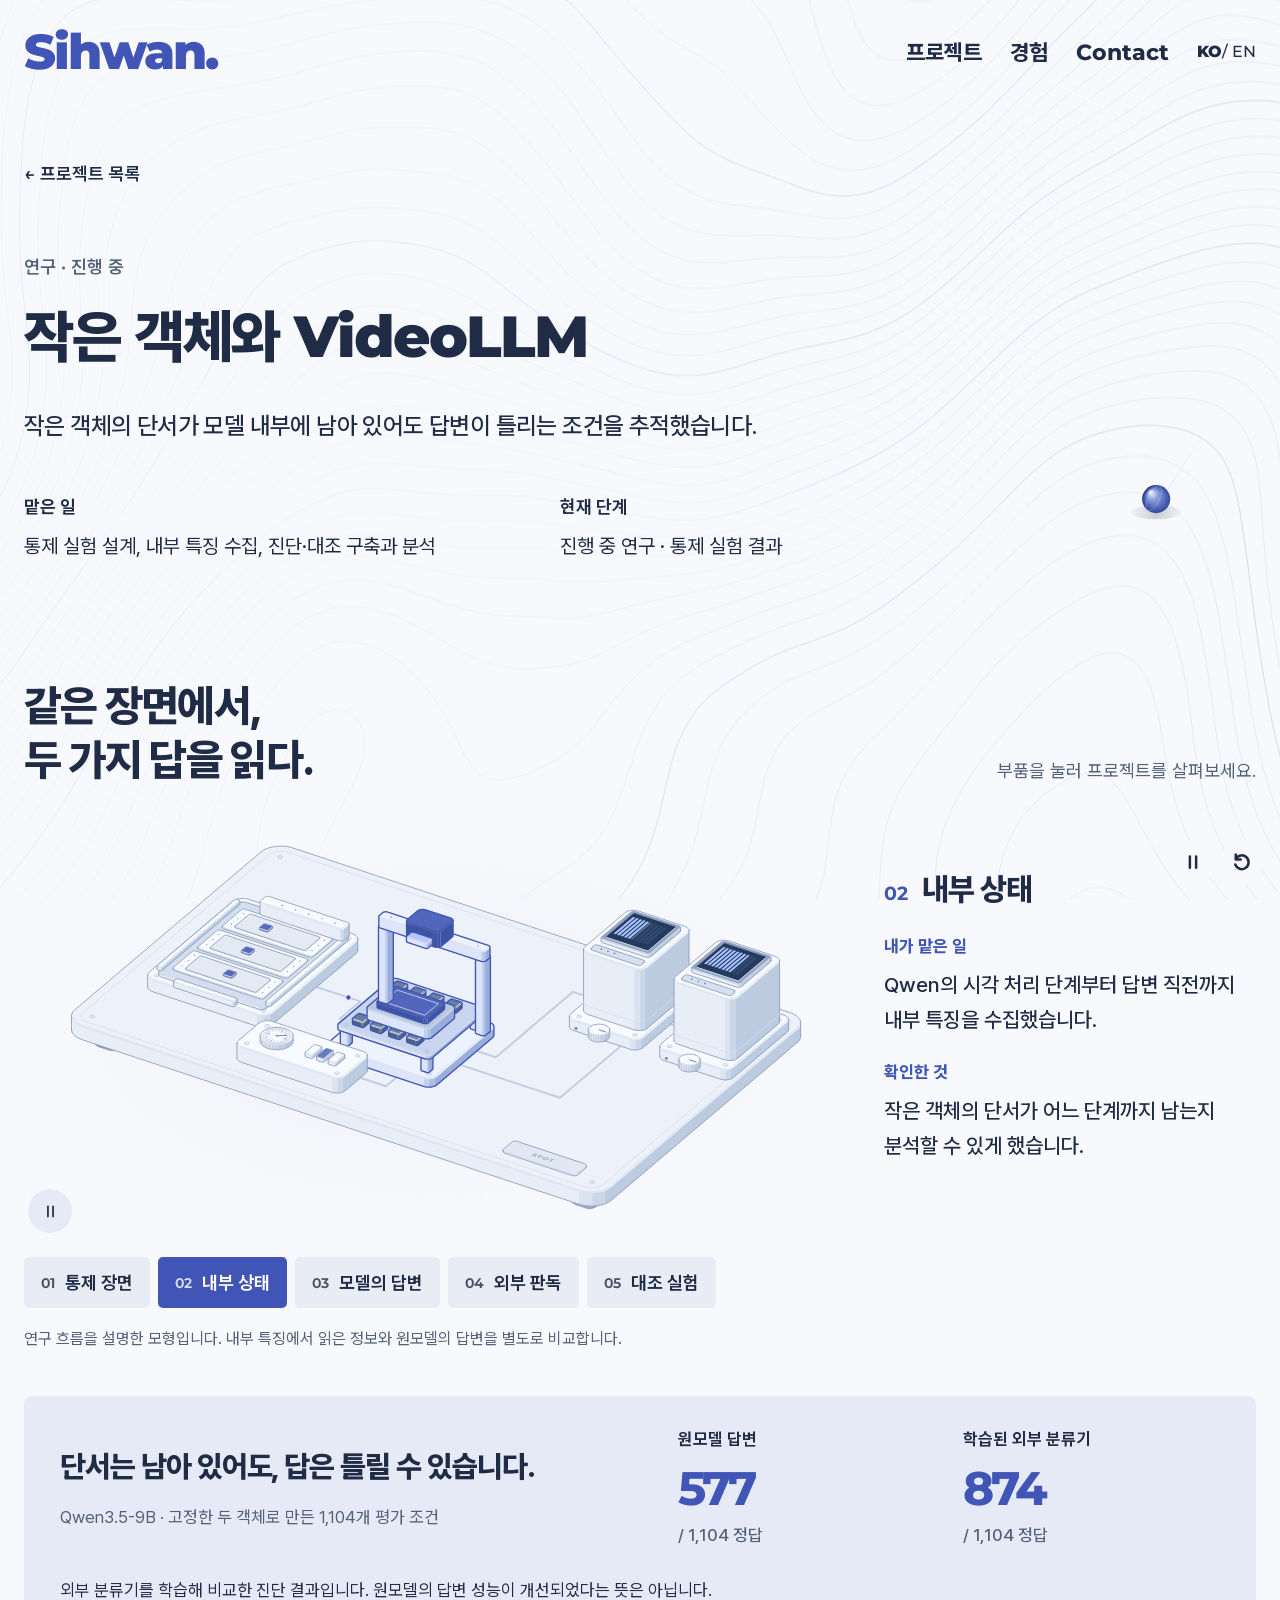
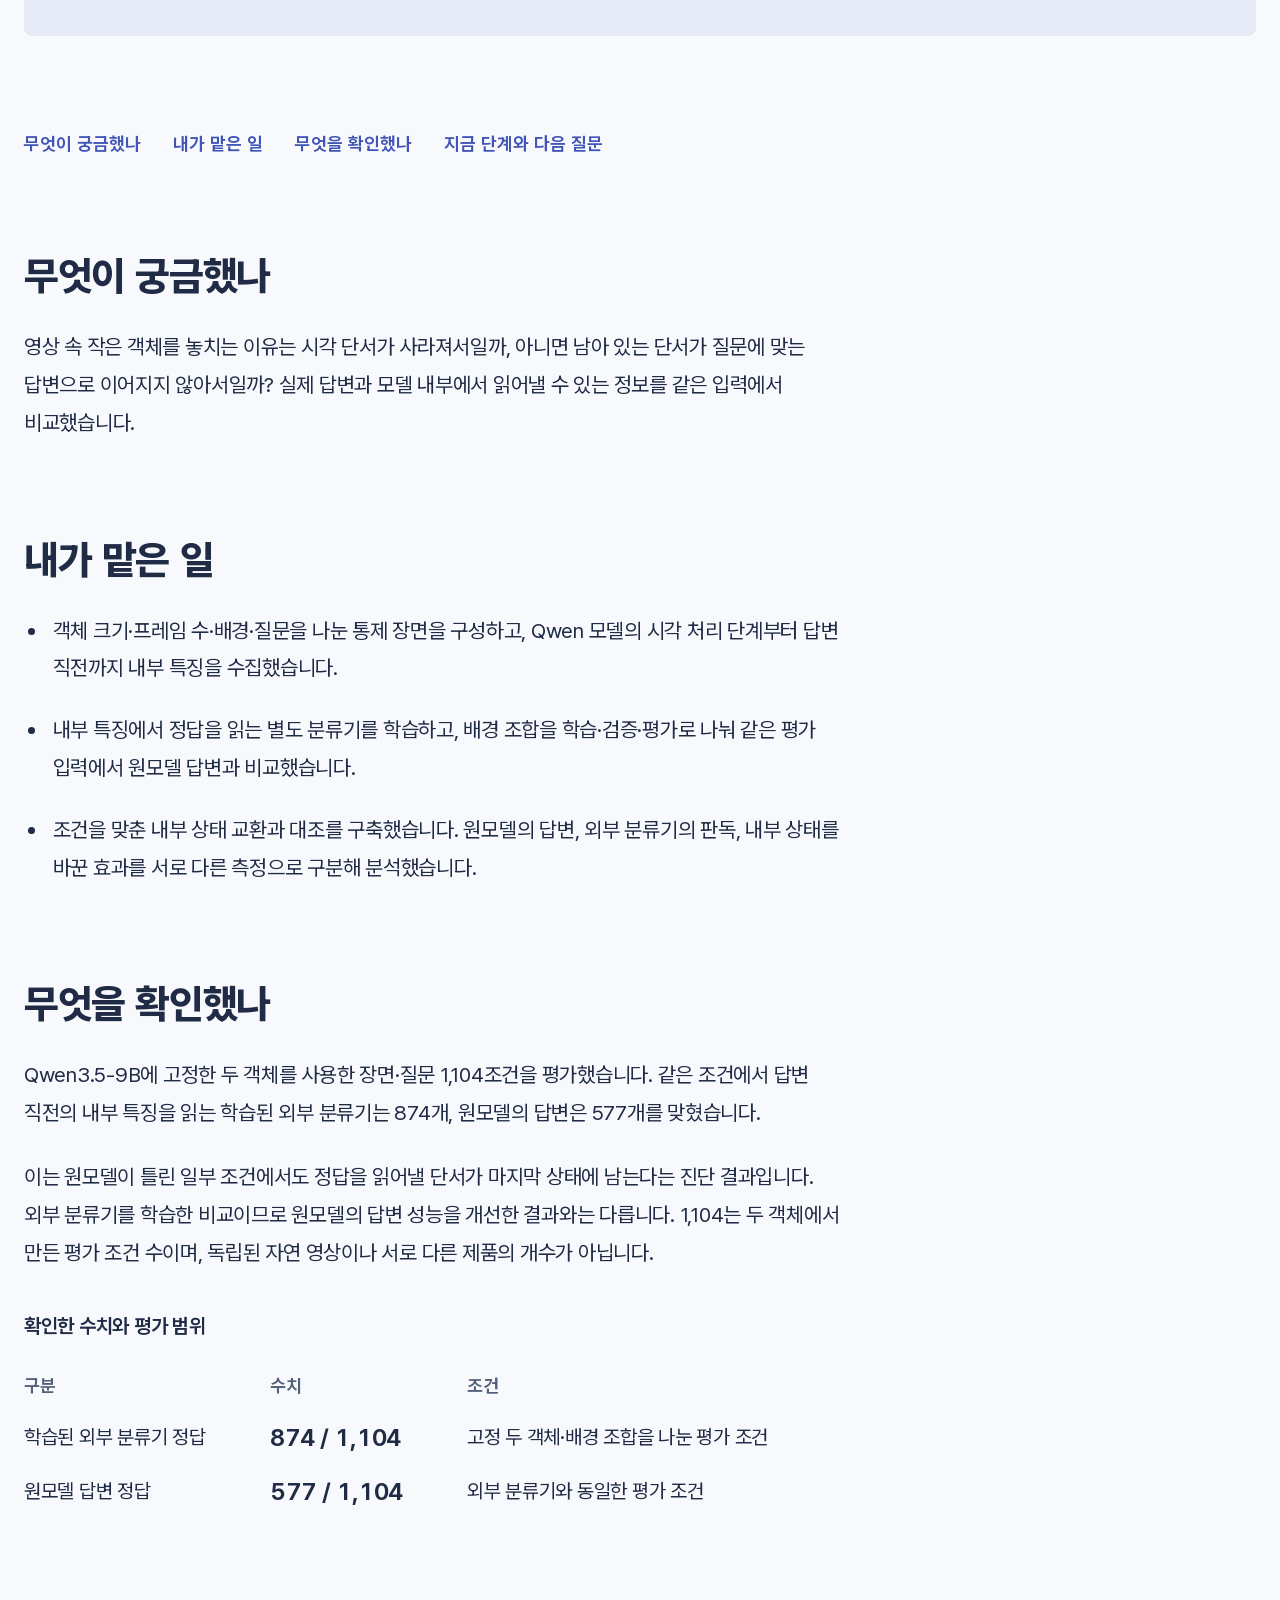
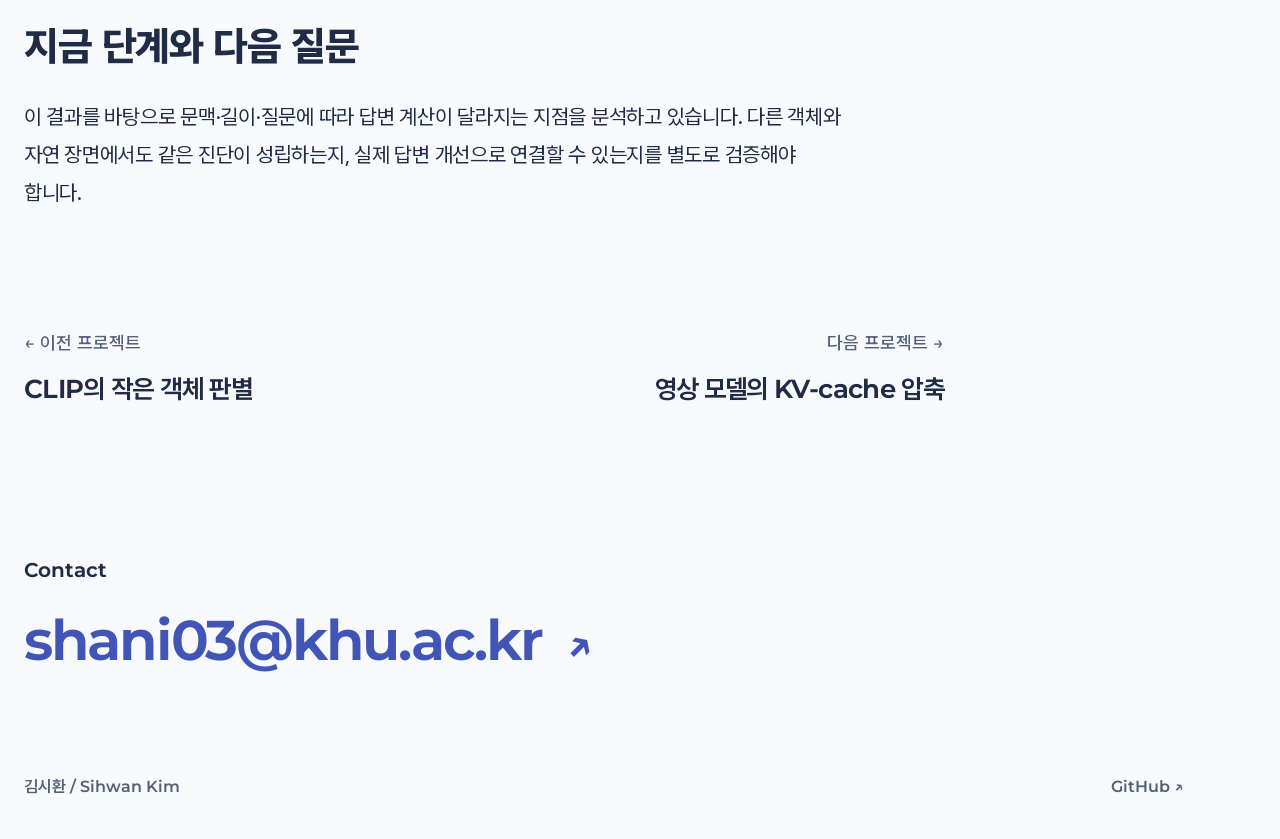
<file: projects/spot-videollm/index.html>
<!DOCTYPE html>

<html lang="ko">
<head>
<meta charset="utf-8"/>
<meta content="width=device-width,initial-scale=1" name="viewport"/>
<meta content="#F8F9FC" name="theme-color"/>
<title data-en="Small objects in VideoLLMs — Sihwan Kim" data-ko="작은 객체와 VideoLLM — 김시환">작은 객체와 VideoLLM — 김시환</title>
<meta content="작은 객체의 단서가 모델 내부에 남아 있어도 답변이 틀리는 조건을 추적했습니다." data-en="I traced conditions where small-object cues remain inside a video model even when its answer is wrong." data-ko="작은 객체의 단서가 모델 내부에 남아 있어도 답변이 틀리는 조건을 추적했습니다." name="description"/>
<link href="https://sihxan.github.io/projects/spot-videollm/" rel="canonical"/>
<link as="font" crossorigin="" href="../../assets/Montserrat.woff2?v=blue-20261018" rel="preload" type="font/woff2"/>
<link as="font" crossorigin="" href="../../assets/Pretendard.woff2?v=blue-20261018" rel="preload" type="font/woff2"/>
<link href="../../assets/portfolio.css?v=blue-20261018" rel="stylesheet"/>
<link href="../../assets/project-details.css?v=blue-20261018" rel="stylesheet"/>
<link href="../../assets/color-system.css?v=blue-20261018" rel="stylesheet"/>
<link rel="stylesheet" href="../../assets/project-explorer.css?v=apparatus-20261028"/>
</head>
<body class="project-detail">
<a class="skip" data-en="Skip to content" data-ko="본문 바로가기" href="#main">본문 바로가기</a>
<canvas aria-label="페이지 전체를 이어가는 등고선과 스크롤을 뒤따라 굴러오는 구슬" class="contour-background" id="loss-landscape" role="img"></canvas>
<div class="motion-tools">
<button aria-label="애니메이션 일시 정지" id="toggle-motion" type="button"><svg aria-hidden="true" class="pause-icon" viewbox="0 0 16 16"><path d="M5.5 3.5v9m5-9v9"></path></svg><svg aria-hidden="true" class="play-icon" viewbox="0 0 16 16"><path d="m5 3 7 5-7 5z"></path></svg></button>
<button aria-label="애니메이션 처음부터 다시 보기" id="restart-motion" type="button"><svg aria-hidden="true" viewbox="0 0 16 16"><path d="M3 5.5A5.5 5.5 0 1 1 2.6 10M3 2v4h4"></path></svg></button>
</div>
<div class="wrap">
<header>
<a aria-label="Sihwan Kim — Home" class="wordmark" data-home-link="" href="../../">Sihwan.</a>
<nav aria-label="주 메뉴">
<a class="" data-en="Work" data-home-link="" data-ko="프로젝트" href="../../#work">프로젝트</a>
<a class="" data-en="About" data-home-link="" data-ko="경험" href="../../#profile">경험</a>
<a data-en="Contact" data-home-link="" data-ko="Contact" href="../../#contact">Contact</a>
<button aria-label="Switch to English" class="language" type="button"><strong>KO</strong> / EN</button>
</nav>
</header>
<main id="main">
<section aria-labelledby="project-title" class="detail-hero">
<a class="back-link" data-en="← All projects" data-home-link="" data-ko="← 프로젝트 목록" href="../../#project-spot-videollm">← 프로젝트 목록</a>
<p class="detail-kicker" data-en="Research · Ongoing" data-ko="연구 · 진행 중">연구 · 진행 중</p>
<h1 class="" data-en="Small objects in VideoLLMs" data-ko="작은 객체와 VideoLLM" id="project-title">작은 객체와 VideoLLM</h1>
<p class="detail-lead" data-en="I traced conditions where small-object cues remain inside a video model even when its answer is wrong." data-ko="작은 객체의 단서가 모델 내부에 남아 있어도 답변이 틀리는 조건을 추적했습니다.">작은 객체의 단서가 모델 내부에 남아 있어도 답변이 틀리는 조건을 추적했습니다.</p>
<dl class="detail-facts">
<div><dt class="" data-en="My role" data-ko="맡은 일">맡은 일</dt><dd class="" data-en="Controlled experiment design, feature collection, diagnostic controls, and analysis" data-ko="통제 실험 설계, 내부 특징 수집, 진단·대조 구축과 분석">통제 실험 설계, 내부 특징 수집, 진단·대조 구축과 분석</dd></div>
<div><dt class="" data-en="Status" data-ko="현재 단계">현재 단계</dt><dd class="" data-en="Ongoing research · controlled diagnostic results" data-ko="진행 중 연구 · 통제 실험 결과">진행 중 연구 · 통제 실험 결과</dd></div>
</dl>
</section>
<section class="project-explorer " id="experiment" data-project-explorer aria-labelledby="explorer-heading">
<div class="explorer-heading"><h2 id="explorer-heading" data-ko="같은 장면에서,&lt;br&gt;두 가지 답을 읽다." data-en="One scene.&lt;br&gt;Two ways to read it.">같은 장면에서,<br>두 가지 답을 읽다.</h2><p  data-ko="부품을 눌러 프로젝트를 살펴보세요." data-en="Select a part. Explore the project.">부품을 눌러 프로젝트를 살펴보세요.</p></div>
<div class="explorer-layout"><div class="explorer-stage"><svg xmlns="http://www.w3.org/2000/svg" class="project-apparatus spot-apparatus" viewBox="0 65 960 500" role="group" aria-labelledby="apparatus-title apparatus-description"><title id="apparatus-title">SPOT research inspection bench</title><desc id="apparatus-description">A conceptual model of controlled video inputs, internal states, parallel native answers and external readout, and diagnostic controls. Not an actual experiment capture.</desc><style>
.spot-apparatus{--edge:#8291b1;--lo:#b2bfd5;--faint:#d5deeb;--top:#f7faff;--shade0:#bdcbe1;--shade1:#cbd7e8;--shade2:#dae3f0;--shade3:#e8eef7;color:#4055b5;isolation:isolate}
.spot-apparatus path,.spot-apparatus circle{vector-effect:non-scaling-stroke}
.spot-apparatus .iso-fill{fill:#e7edf7;stroke:none}.spot-apparatus .iso-top{fill:var(--top);stroke:none}
.spot-apparatus .iso-shade{stroke:none}.spot-apparatus .iso-shade[data-shade="0"]{fill:var(--shade0)}.spot-apparatus .iso-shade[data-shade="1"]{fill:var(--shade1)}.spot-apparatus .iso-shade[data-shade="2"]{fill:var(--shade2)}.spot-apparatus .iso-shade[data-shade="3"]{fill:var(--shade3)}
.spot-apparatus .iso-line{fill:none;stroke:var(--lo);stroke-width:.75;stroke-linejoin:round;stroke-linecap:round}
.spot-apparatus .iso-line[data-tone="hi"]{stroke:#4b5f89}.spot-apparatus .iso-line[data-tone="mid"]{stroke:var(--edge)}.spot-apparatus .iso-line[data-tone="faint"]{stroke:var(--faint)}
.spot-apparatus .iso-dots{fill:#7385a8}.spot-apparatus .iso-face-text{fill:#8c9cba;font-family:Arial,sans-serif;font-weight:600;letter-spacing:.14em}
.spot-apparatus .base .iso-top{fill:#edf2fa}.spot-apparatus .rubber .iso-top,.spot-apparatus .rubber .iso-shade{fill:#9aacca}
.spot-apparatus .label-plate .iso-top{fill:#e1e8f4}.spot-apparatus .tray-bed .iso-top{fill:#d3deef}.spot-apparatus .film-image .iso-top{fill:#e3eaf4}
.spot-apparatus .sample-object .iso-top{fill:#566bc0}.spot-apparatus .sample-object .iso-shade{fill:#4055a5}
.spot-apparatus .pcb .iso-top{fill:#c9d5ee}.spot-apparatus .memory-chip .iso-top{fill:#6b7d9f}.spot-apparatus .memory-chip .iso-shade{fill:#4b6088}
.spot-apparatus .pin{fill:#a7b7d2;stroke:#8c9cba;stroke-width:.4}.spot-apparatus .socket .iso-top{fill:#b7c5dd}
.spot-apparatus .processor .iso-top,.spot-apparatus .sensor .iso-top{fill:#5267bc}.spot-apparatus .processor .iso-shade,.spot-apparatus .sensor .iso-shade{fill:#3e53a3}.spot-apparatus .processor .iso-line,.spot-apparatus .sensor .iso-line{stroke:#4055a5}.spot-apparatus .lens .iso-top{fill:#b4c6ff}
.spot-apparatus .screen-rim .iso-top{fill:#93a5c2}.spot-apparatus .screen .iso-top{fill:#253a60}.spot-apparatus .meter-segment{fill:#354b70;stroke:none}.spot-apparatus .meter-lit{fill:#aac3ff}.spot-apparatus .readout-strip .iso-top{fill:#d6e0f0}
.spot-apparatus .selected-key .iso-top{fill:#657cc5}.spot-apparatus .flow-track,.spot-apparatus .diagnostic-track{fill:none;stroke:#c3cee2;stroke-width:2;stroke-linejoin:round;stroke-linecap:round}.spot-apparatus .flow-pulse{fill:none;stroke:#7e98e0;stroke-width:2;stroke-linejoin:round;stroke-linecap:round;stroke-dasharray:6 94;opacity:0}
.spot-apparatus .apparatus-part{cursor:pointer;outline:none}.spot-apparatus .apparatus-part:focus-visible .iso-edge{stroke:#4055b5;stroke-width:1.8}.spot-apparatus .apparatus-part.is-active .iso-edge,.spot-apparatus .apparatus-part.is-hovered .iso-edge,.spot-apparatus .apparatus-part:hover .iso-edge{stroke:#4055b5;stroke-width:1.35}.spot-apparatus .apparatus-part.is-active{--top:#edf2ff;--shade0:#9aaedc;--shade1:#adbee6;--shade2:#c2d0ef;--shade3:#dce5fa}
</style><g class="apparatus-scene"><g class="iso-solid rubber"><path class="iso-fill" d="M285 157.9L285.1 157L285.6 156.1L286.4 155.3L293.5 149.2L294.6 148.4L296 147.8L297.5 147.3L299.2 147L300.9 146.9L302.7 147L304.4 147.2L306 147.6L317.5 151.5L318.9 152L320.1 152.7L320.9 153.5L321.5 154.4L321.7 155.4L321.7 164.9L321.6 165.9L321.1 166.8L320.4 167.6L313.2 173.7L312.1 174.5L310.8 175.1L309.2 175.5L307.5 175.8L305.8 176L304 175.9L302.3 175.7L300.7 175.2L289.2 171.4L287.8 170.9L286.7 170.2L285.8 169.3L285.2 168.5L285 167.5Z"/><path class="iso-shade" data-shade="0" d="M321.7 164.9L321.6 165.9L321.6 156.3L321.7 155.4ZM321.6 165.9L321.1 166.8L321.1 157.2L321.6 156.3ZM321.1 166.8L320.4 167.6L320.4 158.1L321.1 157.2ZM320.4 167.6L313.2 173.7L313.2 164.1L320.4 158.1ZM313.2 173.7L312.1 174.5L312.1 164.9L313.2 164.1ZM312.1 174.5L310.8 175.1L310.8 165.5L312.1 164.9Z"/><path class="iso-shade" data-shade="1" d="M310.8 175.1L309.2 175.5L309.2 166L310.8 165.5ZM309.2 175.5L307.5 175.8L307.5 166.3L309.2 166ZM307.5 175.8L305.8 176L305.8 166.4L307.5 166.3Z"/><path class="iso-shade" data-shade="2" d="M305.8 176L304 175.9L304 166.3L305.8 166.4ZM304 175.9L302.3 175.7L302.3 166.1L304 166.3ZM302.3 175.7L300.7 175.2L300.7 165.7L302.3 166.1Z"/><path class="iso-shade" data-shade="3" d="M300.7 175.2L289.2 171.4L289.2 161.9L300.7 165.7ZM289.2 171.4L287.8 170.9L287.8 161.3L289.2 161.9ZM287.8 170.9L286.7 170.2L286.7 160.6L287.8 161.3ZM286.7 170.2L285.8 169.3L285.8 159.8L286.7 160.6ZM285.8 169.3L285.2 168.5L285.2 158.9L285.8 159.8ZM285.2 168.5L285 167.5L285 157.9L285.2 158.9Z"/><path class="iso-top" d="M317.5 151.5L318.9 152L320.1 152.7L320.9 153.5L321.5 154.4L321.7 155.4L321.6 156.3L321.1 157.2L320.4 158.1L313.2 164.1L312.1 164.9L310.8 165.5L309.2 166L307.5 166.3L305.8 166.4L304 166.3L302.3 166.1L300.7 165.7L289.2 161.9L287.8 161.3L286.7 160.6L285.8 159.8L285.2 158.9L285 157.9L285.1 157L285.6 156.1L286.4 155.3L293.5 149.2L294.6 148.4L296 147.8L297.5 147.3L299.2 147L300.9 146.9L302.7 147L304.4 147.2L306 147.6Z"/><path class="iso-line iso-crease" data-tone="faint" d="M321.7 155.4L321.6 156.3L321.1 157.2L320.4 158.1L313.2 164.1L312.1 164.9L310.8 165.5L309.2 166L307.5 166.3L305.8 166.4L304 166.3L302.3 166.1L300.7 165.7L289.2 161.9L287.8 161.3L286.7 160.6L285.8 159.8L285.2 158.9L285 157.9"/><path class="iso-line iso-bevel" data-tone="faint" d="M321.7 155.4L319.4 156.1L319 156.8L318.4 157.5L311.3 163.5L310.5 164.1L309.5 164.5L308.3 164.9L307 165.1L305.7 165.2L304.4 165.1L303.1 165L301.8 164.6L290.5 160.9L289.4 160.4L288.5 159.9L287.8 159.3L287.4 158.6L285 157.9"/><path class="iso-line iso-edge" data-tone="mid" d="M285 157.9L285.1 157L285.6 156.1L286.4 155.3L293.5 149.2L294.6 148.4L296 147.8L297.5 147.3L299.2 147L300.9 146.9L302.7 147L304.4 147.2L306 147.6L317.5 151.5L318.9 152L320.1 152.7L320.9 153.5L321.5 154.4L321.7 155.4M321.7 164.9L321.6 165.9L321.1 166.8L320.4 167.6L313.2 173.7L312.1 174.5L310.8 175.1L309.2 175.5L307.5 175.8L305.8 176L304 175.9L302.3 175.7L300.7 175.2L289.2 171.4L287.8 170.9L286.7 170.2L285.8 169.3L285.2 168.5L285 167.5M321.7 155.4L321.7 164.9M285 157.9L285 167.5"/></g><g class="iso-solid"><path class="iso-fill" d="M289.5 150.2L289.6 149.7L289.8 149.3L290.2 148.9L297.4 142.8L297.9 142.4L298.6 142.1L299.3 141.9L300.2 141.7L301.1 141.6L301.9 141.7L302.8 141.8L303.6 142L315.1 145.8L315.8 146.1L316.4 146.5L316.8 146.9L317.1 147.3L317.2 147.8L317.2 155.4L317.2 155.9L316.9 156.4L316.5 156.8L309.3 162.9L308.8 163.2L308.1 163.6L307.4 163.8L306.5 163.9L305.7 164L304.8 164L303.9 163.8L303.1 163.6L291.6 159.8L290.9 159.5L290.3 159.2L289.9 158.8L289.6 158.3L289.5 157.9Z"/><path class="iso-shade" data-shade="0" d="M317.2 155.4L317.2 155.9L317.2 148.2L317.2 147.8ZM317.2 155.9L316.9 156.4L316.9 148.7L317.2 148.2ZM316.9 156.4L316.5 156.8L316.5 149.1L316.9 148.7ZM316.5 156.8L309.3 162.9L309.3 155.2L316.5 149.1ZM309.3 162.9L308.8 163.2L308.8 155.6L309.3 155.2ZM308.8 163.2L308.1 163.6L308.1 155.9L308.8 155.6Z"/><path class="iso-shade" data-shade="1" d="M308.1 163.6L307.4 163.8L307.4 156.1L308.1 155.9ZM307.4 163.8L306.5 163.9L306.5 156.3L307.4 156.1ZM306.5 163.9L305.7 164L305.7 156.3L306.5 156.3Z"/><path class="iso-shade" data-shade="2" d="M305.7 164L304.8 164L304.8 156.3L305.7 156.3ZM304.8 164L303.9 163.8L303.9 156.2L304.8 156.3ZM303.9 163.8L303.1 163.6L303.1 156L303.9 156.2Z"/><path class="iso-shade" data-shade="3" d="M303.1 163.6L291.6 159.8L291.6 152.2L303.1 156ZM291.6 159.8L290.9 159.5L290.9 151.9L291.6 152.2ZM290.9 159.5L290.3 159.2L290.3 151.5L290.9 151.9ZM290.3 159.2L289.9 158.8L289.9 151.1L290.3 151.5ZM289.9 158.8L289.6 158.3L289.6 150.7L289.9 151.1ZM289.6 158.3L289.5 157.9L289.5 150.2L289.6 150.7Z"/><path class="iso-top" d="M315.1 145.8L315.8 146.1L316.4 146.5L316.8 146.9L317.1 147.3L317.2 147.8L317.2 148.2L316.9 148.7L316.5 149.1L309.3 155.2L308.8 155.6L308.1 155.9L307.4 156.1L306.5 156.3L305.7 156.3L304.8 156.3L303.9 156.2L303.1 156L291.6 152.2L290.9 151.9L290.3 151.5L289.9 151.1L289.6 150.7L289.5 150.2L289.6 149.7L289.8 149.3L290.2 148.9L297.4 142.8L297.9 142.4L298.6 142.1L299.3 141.9L300.2 141.7L301.1 141.6L301.9 141.7L302.8 141.8L303.6 142Z"/><path class="iso-line iso-crease" data-tone="faint" d="M317.2 147.8L317.2 148.2L316.9 148.7L316.5 149.1L309.3 155.2L308.8 155.6L308.1 155.9L307.4 156.1L306.5 156.3L305.7 156.3L304.8 156.3L303.9 156.2L303.1 156L291.6 152.2L290.9 151.9L290.3 151.5L289.9 151.1L289.6 150.7L289.5 150.2"/><path class="iso-line iso-bevel" data-tone="faint" d="M317.2 147.8L314.9 148L314.8 148.3L314.6 148.5L307.5 154.5L307.2 154.8L306.8 154.9L306.4 155L306 155.1L305.6 155.1L305.1 155.1L304.7 155.1L304.2 154.9L292.9 151.2L292.5 151L292.2 150.8L292 150.6L291.8 150.4L289.5 150.2"/><path class="iso-line iso-edge" data-tone="mid" d="M289.5 150.2L289.6 149.7L289.8 149.3L290.2 148.9L297.4 142.8L297.9 142.4L298.6 142.1L299.3 141.9L300.2 141.7L301.1 141.6L301.9 141.7L302.8 141.8L303.6 142L315.1 145.8L315.8 146.1L316.4 146.5L316.8 146.9L317.1 147.3L317.2 147.8M317.2 155.4L317.2 155.9L316.9 156.4L316.5 156.8L309.3 162.9L308.8 163.2L308.1 163.6L307.4 163.8L306.5 163.9L305.7 164L304.8 164L303.9 163.8L303.1 163.6L291.6 159.8L290.9 159.5L290.3 159.2L289.9 158.8L289.6 158.3L289.5 157.9M317.2 147.8L317.2 155.4M289.5 150.2L289.5 157.9"/></g><g class="iso-solid rubber"><path class="iso-fill" d="M82.7 329.5L82.8 328.6L83.2 327.7L84 326.8L91.2 320.7L92.3 320L93.6 319.4L95.2 318.9L96.8 318.6L98.6 318.5L100.4 318.6L102.1 318.8L103.7 319.2L115.2 323L116.6 323.6L117.7 324.3L118.6 325.1L119.2 326L119.4 326.9L119.4 336.5L119.3 337.5L118.8 338.4L118 339.2L110.9 345.3L109.8 346L108.4 346.7L106.9 347.1L105.2 347.4L103.5 347.5L101.7 347.5L100 347.2L98.4 346.8L86.9 343L85.5 342.4L84.3 341.7L83.5 340.9L82.9 340L82.7 339.1Z"/><path class="iso-shade" data-shade="0" d="M119.4 336.5L119.3 337.5L119.3 327.9L119.4 326.9ZM119.3 337.5L118.8 338.4L118.8 328.8L119.3 327.9ZM118.8 338.4L118 339.2L118 329.6L118.8 328.8ZM118 339.2L110.9 345.3L110.9 335.7L118 329.6ZM110.9 345.3L109.8 346L109.8 336.5L110.9 335.7ZM109.8 346L108.4 346.7L108.4 337.1L109.8 336.5Z"/><path class="iso-shade" data-shade="1" d="M108.4 346.7L106.9 347.1L106.9 337.5L108.4 337.1ZM106.9 347.1L105.2 347.4L105.2 337.8L106.9 337.5ZM105.2 347.4L103.5 347.5L103.5 338L105.2 337.8Z"/><path class="iso-shade" data-shade="2" d="M103.5 347.5L101.7 347.5L101.7 337.9L103.5 338ZM101.7 347.5L100 347.2L100 337.7L101.7 337.9ZM100 347.2L98.4 346.8L98.4 337.2L100 337.7Z"/><path class="iso-shade" data-shade="3" d="M98.4 346.8L86.9 343L86.9 333.4L98.4 337.2ZM86.9 343L85.5 342.4L85.5 332.9L86.9 333.4ZM85.5 342.4L84.3 341.7L84.3 332.2L85.5 332.9ZM84.3 341.7L83.5 340.9L83.5 331.3L84.3 332.2ZM83.5 340.9L82.9 340L82.9 330.5L83.5 331.3ZM82.9 340L82.7 339.1L82.7 329.5L82.9 330.5Z"/><path class="iso-top" d="M115.2 323L116.6 323.6L117.7 324.3L118.6 325.1L119.2 326L119.4 326.9L119.3 327.9L118.8 328.8L118 329.6L110.9 335.7L109.8 336.5L108.4 337.1L106.9 337.5L105.2 337.8L103.5 338L101.7 337.9L100 337.7L98.4 337.2L86.9 333.4L85.5 332.9L84.3 332.2L83.5 331.3L82.9 330.5L82.7 329.5L82.8 328.6L83.2 327.7L84 326.8L91.2 320.7L92.3 320L93.6 319.4L95.2 318.9L96.8 318.6L98.6 318.5L100.4 318.6L102.1 318.8L103.7 319.2Z"/><path class="iso-line iso-crease" data-tone="faint" d="M119.4 326.9L119.3 327.9L118.8 328.8L118 329.6L110.9 335.7L109.8 336.5L108.4 337.1L106.9 337.5L105.2 337.8L103.5 338L101.7 337.9L100 337.7L98.4 337.2L86.9 333.4L85.5 332.9L84.3 332.2L83.5 331.3L82.9 330.5L82.7 329.5"/><path class="iso-line iso-bevel" data-tone="faint" d="M119.4 326.9L117.1 327.7L116.7 328.4L116.1 329L109 335L108.1 335.6L107.1 336.1L106 336.5L104.7 336.7L103.4 336.8L102.1 336.7L100.8 336.5L99.5 336.2L88.2 332.5L87.1 332L86.2 331.5L85.5 330.9L85.1 330.2L82.7 329.5"/><path class="iso-line iso-edge" data-tone="mid" d="M82.7 329.5L82.8 328.6L83.2 327.7L84 326.8L91.2 320.7L92.3 320L93.6 319.4L95.2 318.9L96.8 318.6L98.6 318.5L100.4 318.6L102.1 318.8L103.7 319.2L115.2 323L116.6 323.6L117.7 324.3L118.6 325.1L119.2 326L119.4 326.9M119.4 336.5L119.3 337.5L118.8 338.4L118 339.2L110.9 345.3L109.8 346L108.4 346.7L106.9 347.1L105.2 347.4L103.5 347.5L101.7 347.5L100 347.2L98.4 346.8L86.9 343L85.5 342.4L84.3 341.7L83.5 340.9L82.9 340L82.7 339.1M119.4 326.9L119.4 336.5M82.7 329.5L82.7 339.1"/></g><g class="iso-solid"><path class="iso-fill" d="M87.2 321.8L87.2 321.3L87.5 320.9L87.9 320.4L95 314.4L95.6 314L96.3 313.7L97 313.4L97.9 313.3L98.7 313.2L99.6 313.3L100.5 313.4L101.3 313.6L112.8 317.4L113.5 317.7L114.1 318L114.5 318.4L114.8 318.9L114.9 319.4L114.9 327L114.8 327.5L114.6 327.9L114.2 328.4L107 334.5L106.5 334.8L105.8 335.1L105 335.4L104.2 335.5L103.3 335.6L102.4 335.5L101.6 335.4L100.8 335.2L89.3 331.4L88.6 331.1L88 330.8L87.6 330.4L87.3 329.9L87.2 329.5Z"/><path class="iso-shade" data-shade="0" d="M114.9 327L114.8 327.5L114.8 319.8L114.9 319.4ZM114.8 327.5L114.6 327.9L114.6 320.3L114.8 319.8ZM114.6 327.9L114.2 328.4L114.2 320.7L114.6 320.3ZM114.2 328.4L107 334.5L107 326.8L114.2 320.7ZM107 334.5L106.5 334.8L106.5 327.2L107 326.8ZM106.5 334.8L105.8 335.1L105.8 327.5L106.5 327.2Z"/><path class="iso-shade" data-shade="1" d="M105.8 335.1L105 335.4L105 327.7L105.8 327.5ZM105 335.4L104.2 335.5L104.2 327.9L105 327.7ZM104.2 335.5L103.3 335.6L103.3 327.9L104.2 327.9Z"/><path class="iso-shade" data-shade="2" d="M103.3 335.6L102.4 335.5L102.4 327.9L103.3 327.9ZM102.4 335.5L101.6 335.4L101.6 327.8L102.4 327.9ZM101.6 335.4L100.8 335.2L100.8 327.6L101.6 327.8Z"/><path class="iso-shade" data-shade="3" d="M100.8 335.2L89.3 331.4L89.3 323.7L100.8 327.6ZM89.3 331.4L88.6 331.1L88.6 323.5L89.3 323.7ZM88.6 331.1L88 330.8L88 323.1L88.6 323.5ZM88 330.8L87.6 330.4L87.6 322.7L88 323.1ZM87.6 330.4L87.3 329.9L87.3 322.3L87.6 322.7ZM87.3 329.9L87.2 329.5L87.2 321.8L87.3 322.3Z"/><path class="iso-top" d="M112.8 317.4L113.5 317.7L114.1 318L114.5 318.4L114.8 318.9L114.9 319.4L114.8 319.8L114.6 320.3L114.2 320.7L107 326.8L106.5 327.2L105.8 327.5L105 327.7L104.2 327.9L103.3 327.9L102.4 327.9L101.6 327.8L100.8 327.6L89.3 323.7L88.6 323.5L88 323.1L87.6 322.7L87.3 322.3L87.2 321.8L87.2 321.3L87.5 320.9L87.9 320.4L95 314.4L95.6 314L96.3 313.7L97 313.4L97.9 313.3L98.7 313.2L99.6 313.3L100.5 313.4L101.3 313.6Z"/><path class="iso-line iso-crease" data-tone="faint" d="M114.9 319.4L114.8 319.8L114.6 320.3L114.2 320.7L107 326.8L106.5 327.2L105.8 327.5L105 327.7L104.2 327.9L103.3 327.9L102.4 327.9L101.6 327.8L100.8 327.6L89.3 323.7L88.6 323.5L88 323.1L87.6 322.7L87.3 322.3L87.2 321.8"/><path class="iso-line iso-bevel" data-tone="faint" d="M114.9 319.4L112.6 319.6L112.5 319.9L112.2 320.1L105.2 326.1L104.8 326.3L104.5 326.5L104.1 326.6L103.7 326.7L103.3 326.7L102.8 326.7L102.4 326.6L101.9 326.5L90.6 322.8L90.1 322.6L89.9 322.4L89.6 322.2L89.5 322L87.2 321.8"/><path class="iso-line iso-edge" data-tone="mid" d="M87.2 321.8L87.2 321.3L87.5 320.9L87.9 320.4L95 314.4L95.6 314L96.3 313.7L97 313.4L97.9 313.3L98.7 313.2L99.6 313.3L100.5 313.4L101.3 313.6L112.8 317.4L113.5 317.7L114.1 318L114.5 318.4L114.8 318.9L114.9 319.4M114.9 327L114.8 327.5L114.6 327.9L114.2 328.4L107 334.5L106.5 334.8L105.8 335.1L105 335.4L104.2 335.5L103.3 335.6L102.4 335.5L101.6 335.4L100.8 335.2L89.3 331.4L88.6 331.1L88 330.8L87.6 330.4L87.3 329.9L87.2 329.5M114.9 319.4L114.9 327M87.2 321.8L87.2 329.5"/></g><g class="iso-solid rubber"><path class="iso-fill" d="M840.6 341.9L840.7 341L841.2 340.1L842 339.2L849.1 333.1L850.2 332.4L851.6 331.8L853.1 331.3L854.8 331L856.5 330.9L858.3 331L860 331.2L861.6 331.6L873.1 335.4L874.5 336L875.7 336.7L876.5 337.5L877.1 338.4L877.3 339.3L877.3 348.9L877.2 349.9L876.8 350.8L876 351.6L868.8 357.7L867.7 358.4L866.4 359.1L864.8 359.5L863.2 359.8L861.4 359.9L859.6 359.9L857.9 359.6L856.3 359.2L844.8 355.4L843.4 354.8L842.3 354.1L841.4 353.3L840.8 352.4L840.6 351.5Z"/><path class="iso-shade" data-shade="0" d="M877.3 348.9L877.2 349.9L877.2 340.3L877.3 339.3ZM877.2 349.9L876.8 350.8L876.8 341.2L877.2 340.3ZM876.8 350.8L876 351.6L876 342L876.8 341.2ZM876 351.6L868.8 357.7L868.8 348.1L876 342ZM868.8 357.7L867.7 358.4L867.7 348.9L868.8 348.1ZM867.7 358.4L866.4 359.1L866.4 349.5L867.7 348.9Z"/><path class="iso-shade" data-shade="1" d="M866.4 359.1L864.8 359.5L864.8 349.9L866.4 349.5ZM864.8 359.5L863.2 359.8L863.2 350.2L864.8 349.9ZM863.2 359.8L861.4 359.9L861.4 350.4L863.2 350.2Z"/><path class="iso-shade" data-shade="2" d="M861.4 359.9L859.6 359.9L859.6 350.3L861.4 350.4ZM859.6 359.9L857.9 359.6L857.9 350.1L859.6 350.3ZM857.9 359.6L856.3 359.2L856.3 349.6L857.9 350.1Z"/><path class="iso-shade" data-shade="3" d="M856.3 359.2L844.8 355.4L844.8 345.8L856.3 349.6ZM844.8 355.4L843.4 354.8L843.4 345.3L844.8 345.8ZM843.4 354.8L842.3 354.1L842.3 344.6L843.4 345.3ZM842.3 354.1L841.4 353.3L841.4 343.7L842.3 344.6ZM841.4 353.3L840.8 352.4L840.8 342.9L841.4 343.7ZM840.8 352.4L840.6 351.5L840.6 341.9L840.8 342.9Z"/><path class="iso-top" d="M873.1 335.4L874.5 336L875.7 336.7L876.5 337.5L877.1 338.4L877.3 339.3L877.2 340.3L876.8 341.2L876 342L868.8 348.1L867.7 348.9L866.4 349.5L864.8 349.9L863.2 350.2L861.4 350.4L859.6 350.3L857.9 350.1L856.3 349.6L844.8 345.8L843.4 345.3L842.3 344.6L841.4 343.7L840.8 342.9L840.6 341.9L840.7 341L841.2 340.1L842 339.2L849.1 333.1L850.2 332.4L851.6 331.8L853.1 331.3L854.8 331L856.5 330.9L858.3 331L860 331.2L861.6 331.6Z"/><path class="iso-line iso-crease" data-tone="faint" d="M877.3 339.3L877.2 340.3L876.8 341.2L876 342L868.8 348.1L867.7 348.9L866.4 349.5L864.8 349.9L863.2 350.2L861.4 350.4L859.6 350.3L857.9 350.1L856.3 349.6L844.8 345.8L843.4 345.3L842.3 344.6L841.4 343.7L840.8 342.9L840.6 341.9"/><path class="iso-line iso-bevel" data-tone="faint" d="M877.3 339.3L875 340.1L874.6 340.8L874 341.4L866.9 347.4L866.1 348L865.1 348.5L863.9 348.9L862.6 349.1L861.3 349.2L860 349.1L858.7 348.9L857.4 348.6L846.1 344.9L845 344.4L844.1 343.9L843.4 343.3L843 342.6L840.6 341.9"/><path class="iso-line iso-edge" data-tone="mid" d="M840.6 341.9L840.7 341L841.2 340.1L842 339.2L849.1 333.1L850.2 332.4L851.6 331.8L853.1 331.3L854.8 331L856.5 330.9L858.3 331L860 331.2L861.6 331.6L873.1 335.4L874.5 336L875.7 336.7L876.5 337.5L877.1 338.4L877.3 339.3M877.3 348.9L877.2 349.9L876.8 350.8L876 351.6L868.8 357.7L867.7 358.4L866.4 359.1L864.8 359.5L863.2 359.8L861.4 359.9L859.6 359.9L857.9 359.6L856.3 359.2L844.8 355.4L843.4 354.8L842.3 354.1L841.4 353.3L840.8 352.4L840.6 351.5M877.3 339.3L877.3 348.9M840.6 341.9L840.6 351.5"/></g><g class="iso-solid"><path class="iso-fill" d="M845.1 334.2L845.2 333.7L845.4 333.3L845.8 332.8L853 326.8L853.5 326.4L854.2 326.1L855 325.8L855.8 325.7L856.7 325.6L857.6 325.7L858.4 325.8L859.2 326L870.7 329.8L871.4 330.1L872 330.4L872.4 330.8L872.7 331.3L872.8 331.8L872.8 339.4L872.8 339.9L872.5 340.3L872.1 340.8L865 346.9L864.4 347.2L863.7 347.5L863 347.8L862.1 347.9L861.3 348L860.4 347.9L859.5 347.8L858.7 347.6L847.2 343.8L846.5 343.5L845.9 343.2L845.5 342.8L845.2 342.3L845.1 341.8Z"/><path class="iso-shade" data-shade="0" d="M872.8 339.4L872.8 339.9L872.8 332.2L872.8 331.8ZM872.8 339.9L872.5 340.3L872.5 332.7L872.8 332.2ZM872.5 340.3L872.1 340.8L872.1 333.1L872.5 332.7ZM872.1 340.8L865 346.9L865 339.2L872.1 333.1ZM865 346.9L864.4 347.2L864.4 339.6L865 339.2ZM864.4 347.2L863.7 347.5L863.7 339.9L864.4 339.6Z"/><path class="iso-shade" data-shade="1" d="M863.7 347.5L863 347.8L863 340.1L863.7 339.9ZM863 347.8L862.1 347.9L862.1 340.3L863 340.1ZM862.1 347.9L861.3 348L861.3 340.3L862.1 340.3Z"/><path class="iso-shade" data-shade="2" d="M861.3 348L860.4 347.9L860.4 340.3L861.3 340.3ZM860.4 347.9L859.5 347.8L859.5 340.2L860.4 340.3ZM859.5 347.8L858.7 347.6L858.7 339.9L859.5 340.2Z"/><path class="iso-shade" data-shade="3" d="M858.7 347.6L847.2 343.8L847.2 336.1L858.7 339.9ZM847.2 343.8L846.5 343.5L846.5 335.9L847.2 336.1ZM846.5 343.5L845.9 343.2L845.9 335.5L846.5 335.9ZM845.9 343.2L845.5 342.8L845.5 335.1L845.9 335.5ZM845.5 342.8L845.2 342.3L845.2 334.7L845.5 335.1ZM845.2 342.3L845.1 341.8L845.1 334.2L845.2 334.7Z"/><path class="iso-top" d="M870.7 329.8L871.4 330.1L872 330.4L872.4 330.8L872.7 331.3L872.8 331.8L872.8 332.2L872.5 332.7L872.1 333.1L865 339.2L864.4 339.6L863.7 339.9L863 340.1L862.1 340.3L861.3 340.3L860.4 340.3L859.5 340.2L858.7 339.9L847.2 336.1L846.5 335.9L845.9 335.5L845.5 335.1L845.2 334.7L845.1 334.2L845.2 333.7L845.4 333.3L845.8 332.8L853 326.8L853.5 326.4L854.2 326.1L855 325.8L855.8 325.7L856.7 325.6L857.6 325.7L858.4 325.8L859.2 326Z"/><path class="iso-line iso-crease" data-tone="faint" d="M872.8 331.8L872.8 332.2L872.5 332.7L872.1 333.1L865 339.2L864.4 339.6L863.7 339.9L863 340.1L862.1 340.3L861.3 340.3L860.4 340.3L859.5 340.2L858.7 339.9L847.2 336.1L846.5 335.9L845.9 335.5L845.5 335.1L845.2 334.7L845.1 334.2"/><path class="iso-line iso-bevel" data-tone="faint" d="M872.8 331.8L870.5 332L870.4 332.3L870.2 332.5L863.1 338.5L862.8 338.7L862.4 338.9L862 339L861.6 339.1L861.2 339.1L860.7 339.1L860.3 339L859.8 338.9L848.5 335.2L848.1 335L847.8 334.8L847.6 334.6L847.4 334.4L845.1 334.2"/><path class="iso-line iso-edge" data-tone="mid" d="M845.1 334.2L845.2 333.7L845.4 333.3L845.8 332.8L853 326.8L853.5 326.4L854.2 326.1L855 325.8L855.8 325.7L856.7 325.6L857.6 325.7L858.4 325.8L859.2 326L870.7 329.8L871.4 330.1L872 330.4L872.4 330.8L872.7 331.3L872.8 331.8M872.8 339.4L872.8 339.9L872.5 340.3L872.1 340.8L865 346.9L864.4 347.2L863.7 347.5L863 347.8L862.1 347.9L861.3 348L860.4 347.9L859.5 347.8L858.7 347.6L847.2 343.8L846.5 343.5L845.9 343.2L845.5 342.8L845.2 342.3L845.1 341.8M872.8 331.8L872.8 339.4M845.1 334.2L845.1 341.8"/></g><g class="iso-solid rubber"><path class="iso-fill" d="M638.3 513.5L638.4 512.6L638.9 511.7L639.6 510.8L646.8 504.7L647.9 504L649.2 503.4L650.8 502.9L652.5 502.6L654.2 502.5L656 502.5L657.7 502.8L659.3 503.2L670.8 507L672.2 507.6L673.3 508.3L674.2 509.1L674.8 510L675 510.9L675 520.5L674.9 521.4L674.4 522.3L673.6 523.2L666.5 529.3L665.4 530L664 530.6L662.5 531.1L660.8 531.4L659.1 531.5L657.3 531.5L655.6 531.2L654 530.8L642.5 527L641.1 526.4L639.9 525.7L639.1 524.9L638.5 524L638.3 523.1Z"/><path class="iso-shade" data-shade="0" d="M675 520.5L674.9 521.4L674.9 511.9L675 510.9ZM674.9 521.4L674.4 522.3L674.4 512.8L674.9 511.9ZM674.4 522.3L673.6 523.2L673.6 513.6L674.4 512.8ZM673.6 523.2L666.5 529.3L666.5 519.7L673.6 513.6ZM666.5 529.3L665.4 530L665.4 520.4L666.5 519.7ZM665.4 530L664 530.6L664 521.1L665.4 520.4Z"/><path class="iso-shade" data-shade="1" d="M664 530.6L662.5 531.1L662.5 521.5L664 521.1ZM662.5 531.1L660.8 531.4L660.8 521.8L662.5 521.5ZM660.8 531.4L659.1 531.5L659.1 521.9L660.8 521.8Z"/><path class="iso-shade" data-shade="2" d="M659.1 531.5L657.3 531.5L657.3 521.9L659.1 521.9ZM657.3 531.5L655.6 531.2L655.6 521.6L657.3 521.9ZM655.6 531.2L654 530.8L654 521.2L655.6 521.6Z"/><path class="iso-shade" data-shade="3" d="M654 530.8L642.5 527L642.5 517.4L654 521.2ZM642.5 527L641.1 526.4L641.1 516.8L642.5 517.4ZM641.1 526.4L639.9 525.7L639.9 516.1L641.1 516.8ZM639.9 525.7L639.1 524.9L639.1 515.3L639.9 516.1ZM639.1 524.9L638.5 524L638.5 514.4L639.1 515.3ZM638.5 524L638.3 523.1L638.3 513.5L638.5 514.4Z"/><path class="iso-top" d="M670.8 507L672.2 507.6L673.3 508.3L674.2 509.1L674.8 510L675 510.9L674.9 511.9L674.4 512.8L673.6 513.6L666.5 519.7L665.4 520.4L664 521.1L662.5 521.5L660.8 521.8L659.1 521.9L657.3 521.9L655.6 521.6L654 521.2L642.5 517.4L641.1 516.8L639.9 516.1L639.1 515.3L638.5 514.4L638.3 513.5L638.4 512.6L638.9 511.7L639.6 510.8L646.8 504.7L647.9 504L649.2 503.4L650.8 502.9L652.5 502.6L654.2 502.5L656 502.5L657.7 502.8L659.3 503.2Z"/><path class="iso-line iso-crease" data-tone="faint" d="M675 510.9L674.9 511.9L674.4 512.8L673.6 513.6L666.5 519.7L665.4 520.4L664 521.1L662.5 521.5L660.8 521.8L659.1 521.9L657.3 521.9L655.6 521.6L654 521.2L642.5 517.4L641.1 516.8L639.9 516.1L639.1 515.3L638.5 514.4L638.3 513.5"/><path class="iso-line iso-bevel" data-tone="faint" d="M675 510.9L672.7 511.7L672.3 512.3L671.7 513L664.6 519L663.7 519.6L662.7 520.1L661.6 520.4L660.3 520.7L659 520.8L657.7 520.7L656.4 520.5L655.1 520.2L643.8 516.4L642.7 516L641.8 515.4L641.1 514.8L640.7 514.2L638.3 513.5"/><path class="iso-line iso-edge" data-tone="mid" d="M638.3 513.5L638.4 512.6L638.9 511.7L639.6 510.8L646.8 504.7L647.9 504L649.2 503.4L650.8 502.9L652.5 502.6L654.2 502.5L656 502.5L657.7 502.8L659.3 503.2L670.8 507L672.2 507.6L673.3 508.3L674.2 509.1L674.8 510L675 510.9M675 520.5L674.9 521.4L674.4 522.3L673.6 523.2L666.5 529.3L665.4 530L664 530.6L662.5 531.1L660.8 531.4L659.1 531.5L657.3 531.5L655.6 531.2L654 530.8L642.5 527L641.1 526.4L639.9 525.7L639.1 524.9L638.5 524L638.3 523.1M675 510.9L675 520.5M638.3 513.5L638.3 523.1"/></g><g class="iso-solid"><path class="iso-fill" d="M642.8 505.8L642.8 505.3L643.1 504.8L643.5 504.4L650.7 498.3L651.2 498L651.9 497.7L652.6 497.4L653.5 497.3L654.3 497.2L655.2 497.2L656.1 497.4L656.9 497.6L668.4 501.4L669.1 501.7L669.7 502L670.1 502.4L670.4 502.9L670.5 503.3L670.5 511L670.4 511.5L670.2 511.9L669.8 512.3L662.6 518.4L662.1 518.8L661.4 519.1L660.7 519.3L659.8 519.5L658.9 519.6L658.1 519.5L657.2 519.4L656.4 519.2L644.9 515.4L644.2 515.1L643.6 514.7L643.2 514.3L642.9 513.9L642.8 513.4Z"/><path class="iso-shade" data-shade="0" d="M670.5 511L670.4 511.5L670.4 503.8L670.5 503.3ZM670.4 511.5L670.2 511.9L670.2 504.3L670.4 503.8ZM670.2 511.9L669.8 512.3L669.8 504.7L670.2 504.3ZM669.8 512.3L662.6 518.4L662.6 510.8L669.8 504.7ZM662.6 518.4L662.1 518.8L662.1 511.1L662.6 510.8ZM662.1 518.8L661.4 519.1L661.4 511.4L662.1 511.1Z"/><path class="iso-shade" data-shade="1" d="M661.4 519.1L660.7 519.3L660.7 511.7L661.4 511.4ZM660.7 519.3L659.8 519.5L659.8 511.8L660.7 511.7ZM659.8 519.5L658.9 519.6L658.9 511.9L659.8 511.8Z"/><path class="iso-shade" data-shade="2" d="M658.9 519.6L658.1 519.5L658.1 511.9L658.9 511.9ZM658.1 519.5L657.2 519.4L657.2 511.7L658.1 511.9ZM657.2 519.4L656.4 519.2L656.4 511.5L657.2 511.7Z"/><path class="iso-shade" data-shade="3" d="M656.4 519.2L644.9 515.4L644.9 507.7L656.4 511.5ZM644.9 515.4L644.2 515.1L644.2 507.4L644.9 507.7ZM644.2 515.1L643.6 514.7L643.6 507.1L644.2 507.4ZM643.6 514.7L643.2 514.3L643.2 506.7L643.6 507.1ZM643.2 514.3L642.9 513.9L642.9 506.2L643.2 506.7ZM642.9 513.9L642.8 513.4L642.8 505.8L642.9 506.2Z"/><path class="iso-top" d="M668.4 501.4L669.1 501.7L669.7 502L670.1 502.4L670.4 502.9L670.5 503.3L670.4 503.8L670.2 504.3L669.8 504.7L662.6 510.8L662.1 511.1L661.4 511.4L660.7 511.7L659.8 511.8L658.9 511.9L658.1 511.9L657.2 511.7L656.4 511.5L644.9 507.7L644.2 507.4L643.6 507.1L643.2 506.7L642.9 506.2L642.8 505.8L642.8 505.3L643.1 504.8L643.5 504.4L650.7 498.3L651.2 498L651.9 497.7L652.6 497.4L653.5 497.3L654.3 497.2L655.2 497.2L656.1 497.4L656.9 497.6Z"/><path class="iso-line iso-crease" data-tone="faint" d="M670.5 503.3L670.4 503.8L670.2 504.3L669.8 504.7L662.6 510.8L662.1 511.1L661.4 511.4L660.7 511.7L659.8 511.8L658.9 511.9L658.1 511.9L657.2 511.7L656.4 511.5L644.9 507.7L644.2 507.4L643.6 507.1L643.2 506.7L642.9 506.2L642.8 505.8"/><path class="iso-line iso-bevel" data-tone="faint" d="M670.5 503.3L668.2 503.6L668.1 503.8L667.8 504.1L660.8 510.1L660.4 510.3L660.1 510.5L659.7 510.6L659.3 510.7L658.9 510.7L658.4 510.7L658 510.6L657.5 510.5L646.2 506.7L645.8 506.6L645.5 506.4L645.2 506.2L645.1 506L642.8 505.8"/><path class="iso-line iso-edge" data-tone="mid" d="M642.8 505.8L642.8 505.3L643.1 504.8L643.5 504.4L650.7 498.3L651.2 498L651.9 497.7L652.6 497.4L653.5 497.3L654.3 497.2L655.2 497.2L656.1 497.4L656.9 497.6L668.4 501.4L669.1 501.7L669.7 502L670.1 502.4L670.4 502.9L670.5 503.3M670.5 511L670.4 511.5L670.2 511.9L669.8 512.3L662.6 518.4L662.1 518.8L661.4 519.1L660.7 519.3L659.8 519.5L658.9 519.6L658.1 519.5L657.2 519.4L656.4 519.2L644.9 515.4L644.2 515.1L643.6 514.7L643.2 514.3L642.9 513.9L642.8 513.4M670.5 503.3L670.5 511M642.8 505.8L642.8 513.4"/></g><g class="iso-solid base"><path class="iso-fill" d="M55.3 308L55.6 305.2L57 302.4L59.4 299.9L276.1 116.2L279.3 113.9L283.3 112.1L287.9 110.7L292.9 109.8L298.2 109.4L303.5 109.6L308.7 110.3L313.4 111.6L892 303.2L896.2 304.9L899.7 307L902.4 309.5L904.1 312.1L904.7 314.9L904.7 330.2L904.4 333.1L903 335.8L900.6 338.3L683.9 522.1L680.7 524.3L676.7 526.1L672.1 527.5L667.1 528.4L661.8 528.8L656.5 528.6L651.3 527.9L646.6 526.6L68 335L63.8 333.3L60.3 331.2L57.6 328.8L55.9 326.1L55.3 323.3Z"/><path class="iso-shade" data-shade="0" d="M904.7 330.2L904.4 333.1L904.4 317.7L904.7 314.9ZM904.4 333.1L903 335.8L903 320.4L904.4 317.7ZM903 335.8L900.6 338.3L900.6 323L903 320.4ZM900.6 338.3L683.9 522.1L683.9 506.7L900.6 323ZM683.9 522.1L680.7 524.3L680.7 509L683.9 506.7ZM680.7 524.3L676.7 526.1L676.7 510.8L680.7 509Z"/><path class="iso-shade" data-shade="1" d="M676.7 526.1L672.1 527.5L672.1 512.2L676.7 510.8ZM672.1 527.5L667.1 528.4L667.1 513.1L672.1 512.2ZM667.1 528.4L661.8 528.8L661.8 513.5L667.1 513.1Z"/><path class="iso-shade" data-shade="2" d="M661.8 528.8L656.5 528.6L656.5 513.3L661.8 513.5ZM656.5 528.6L651.3 527.9L651.3 512.6L656.5 513.3ZM651.3 527.9L646.6 526.6L646.6 511.3L651.3 512.6Z"/><path class="iso-shade" data-shade="3" d="M646.6 526.6L68 335L68 319.7L646.6 511.3ZM68 335L63.8 333.3L63.8 318L68 319.7ZM63.8 333.3L60.3 331.2L60.3 315.9L63.8 318ZM60.3 331.2L57.6 328.8L57.6 313.4L60.3 315.9ZM57.6 328.8L55.9 326.1L55.9 310.8L57.6 313.4ZM55.9 326.1L55.3 323.3L55.3 308L55.9 310.8Z"/><path class="iso-top" d="M892 303.2L896.2 304.9L899.7 307L902.4 309.5L904.1 312.1L904.7 314.9L904.4 317.7L903 320.4L900.6 323L683.9 506.7L680.7 509L676.7 510.8L672.1 512.2L667.1 513.1L661.8 513.5L656.5 513.3L651.3 512.6L646.6 511.3L68 319.7L63.8 318L60.3 315.9L57.6 313.4L55.9 310.8L55.3 308L55.6 305.2L57 302.4L59.4 299.9L276.1 116.2L279.3 113.9L283.3 112.1L287.9 110.7L292.9 109.8L298.2 109.4L303.5 109.6L308.7 110.3L313.4 111.6Z"/><path class="iso-line iso-crease" data-tone="faint" d="M904.7 314.9L904.4 317.7L903 320.4L900.6 323L683.9 506.7L680.7 509L676.7 510.8L672.1 512.2L667.1 513.1L661.8 513.5L656.5 513.3L651.3 512.6L646.6 511.3L68 319.7L63.8 318L60.3 315.9L57.6 313.4L55.9 310.8L55.3 308"/><path class="iso-line iso-bevel" data-tone="faint" d="M904.7 314.9L902.2 317.5L900.9 320L898.7 322.4L682.1 506L679.1 508.1L675.4 509.8L671.2 511.1L666.5 512L661.7 512.3L656.9 512.1L652.1 511.4L647.7 510.3L69.3 318.7L65.3 317.1L62.1 315.2L59.7 312.9L58.1 310.5L55.3 308"/><path class="iso-line iso-edge" data-tone="mid" d="M55.3 308L55.6 305.2L57 302.4L59.4 299.9L276.1 116.2L279.3 113.9L283.3 112.1L287.9 110.7L292.9 109.8L298.2 109.4L303.5 109.6L308.7 110.3L313.4 111.6L892 303.2L896.2 304.9L899.7 307L902.4 309.5L904.1 312.1L904.7 314.9M904.7 330.2L904.4 333.1L903 335.8L900.6 338.3L683.9 522.1L680.7 524.3L676.7 526.1L672.1 527.5L667.1 528.4L661.8 528.8L656.5 528.6L651.3 527.9L646.6 526.6L68 335L63.8 333.3L60.3 331.2L57.6 328.8L55.9 326.1L55.3 323.3M904.7 314.9L904.7 330.2M55.3 308L55.3 323.3"/></g><path class="iso-line" data-tone="faint" d="M886 308.3L888.5 309.3L890.5 310.5L892.1 311.9L893.1 313.5L893.5 315.1L893.2 316.7L892.4 318.3L891.1 319.8L674.4 503.6L672.5 504.9L670.1 505.9L667.4 506.8L664.5 507.3L661.4 507.5L658.3 507.4L655.4 507L652.6 506.2L74 314.6L71.5 313.6L69.5 312.4L67.9 311L66.9 309.4L66.5 307.8L66.8 306.1L67.6 304.6L68.9 303.1L285.6 119.3L287.5 118L289.9 116.9L292.6 116.1L295.5 115.6L298.6 115.4L301.7 115.5L304.6 115.9L307.4 116.7Z"/><path class="iso-line" data-tone="lo" d="M300.7 122.9L300.1 123.3L299.4 123.5L298.5 123.6L297.6 123.6L296.8 123.4L296.2 123.1L295.7 122.7L295.5 122.2L295.6 121.8L295.9 121.3L296.5 121L297.3 120.7L298.1 120.6L299 120.7L299.8 120.8L300.5 121.2L300.9 121.6L301.1 122L301.1 122.5ZM883.2 315.8L882.6 316.1L881.8 316.4L881 316.5L880.1 316.4L879.3 316.2L878.6 315.9L878.1 315.5L877.9 315.1L878 314.6L878.4 314.2L878.9 313.8L879.7 313.6L880.6 313.5L881.4 313.5L882.3 313.7L882.9 314L883.4 314.4L883.6 314.9L883.5 315.3ZM81.6 308.7L81.1 309.1L80.3 309.3L79.4 309.4L78.6 309.4L77.7 309.2L77.1 308.9L76.6 308.5L76.4 308L76.5 307.5L76.8 307.1L77.4 306.8L78.2 306.5L79 306.4L79.9 306.5L80.7 306.6L81.4 306.9L81.9 307.3L82.1 307.8L82 308.3ZM664.1 501.6L663.5 501.9L662.7 502.2L661.9 502.3L661 502.2L660.2 502L659.5 501.7L659.1 501.3L658.9 500.9L658.9 500.4L659.3 500L659.9 499.6L660.6 499.4L661.5 499.3L662.4 499.3L663.2 499.5L663.8 499.8L664.3 500.2L664.5 500.7L664.4 501.1Z"/><g class="iso-dots" data-tone="hi"><circle cx="298.3" cy="122.1" r="0.45"/><circle cx="880.8" cy="315" r="0.45"/><circle cx="79.2" cy="307.9" r="0.45"/><circle cx="661.7" cy="500.8" r="0.45"/></g><g class="iso-solid label-plate"><path class="iso-fill" d="M558 463.7L558.1 463.2L558.3 462.7L558.7 462.3L568.3 454.2L568.8 453.8L569.5 453.5L570.2 453.3L571.1 453.1L572 453.1L572.8 453.1L573.7 453.2L574.5 453.4L653 479.4L653.7 479.7L654.3 480.1L654.8 480.5L655.1 480.9L655.2 481.4L655.2 482.9L655.1 483.4L654.9 483.9L654.5 484.3L644.9 492.4L644.4 492.8L643.7 493.1L642.9 493.3L642.1 493.5L641.2 493.5L640.3 493.5L639.5 493.4L638.7 493.2L560.1 467.1L559.4 466.9L558.8 466.5L558.4 466.1L558.1 465.7L558 465.2Z"/><path class="iso-shade" data-shade="0" d="M655.2 482.9L655.1 483.4L655.1 481.9L655.2 481.4ZM655.1 483.4L654.9 483.9L654.9 482.3L655.1 481.9ZM654.9 483.9L654.5 484.3L654.5 482.7L654.9 482.3ZM654.5 484.3L644.9 492.4L644.9 490.9L654.5 482.7ZM644.9 492.4L644.4 492.8L644.4 491.2L644.9 490.9ZM644.4 492.8L643.7 493.1L643.7 491.5L644.4 491.2Z"/><path class="iso-shade" data-shade="1" d="M643.7 493.1L642.9 493.3L642.9 491.8L643.7 491.5ZM642.9 493.3L642.1 493.5L642.1 491.9L642.9 491.8ZM642.1 493.5L641.2 493.5L641.2 492L642.1 491.9Z"/><path class="iso-shade" data-shade="2" d="M641.2 493.5L640.3 493.5L640.3 492L641.2 492ZM640.3 493.5L639.5 493.4L639.5 491.8L640.3 492ZM639.5 493.4L638.7 493.2L638.7 491.6L639.5 491.8Z"/><path class="iso-shade" data-shade="3" d="M638.7 493.2L560.1 467.1L560.1 465.6L638.7 491.6ZM560.1 467.1L559.4 466.9L559.4 465.3L560.1 465.6ZM559.4 466.9L558.8 466.5L558.8 465L559.4 465.3ZM558.8 466.5L558.4 466.1L558.4 464.6L558.8 465ZM558.4 466.1L558.1 465.7L558.1 464.1L558.4 464.6ZM558.1 465.7L558 465.2L558 463.7L558.1 464.1Z"/><path class="iso-top" d="M653 479.4L653.7 479.7L654.3 480.1L654.8 480.5L655.1 480.9L655.2 481.4L655.1 481.9L654.9 482.3L654.5 482.7L644.9 490.9L644.4 491.2L643.7 491.5L642.9 491.8L642.1 491.9L641.2 492L640.3 492L639.5 491.8L638.7 491.6L560.1 465.6L559.4 465.3L558.8 465L558.4 464.6L558.1 464.1L558 463.7L558.1 463.2L558.3 462.7L558.7 462.3L568.3 454.2L568.8 453.8L569.5 453.5L570.2 453.3L571.1 453.1L572 453.1L572.8 453.1L573.7 453.2L574.5 453.4Z"/><path class="iso-line iso-crease" data-tone="faint" d="M655.2 481.4L655.1 481.9L654.9 482.3L654.5 482.7L644.9 490.9L644.4 491.2L643.7 491.5L642.9 491.8L642.1 491.9L641.2 492L640.3 492L639.5 491.8L638.7 491.6L560.1 465.6L559.4 465.3L558.8 465L558.4 464.6L558.1 464.1L558 463.7"/><path class="iso-line iso-bevel" data-tone="faint" d="M655.2 481.4L654.7 481.8L654.5 482.2L654.1 482.6L644.5 490.7L644 491.1L643.4 491.3L642.7 491.6L642 491.7L641.2 491.7L640.4 491.7L639.6 491.6L638.9 491.4L560.4 465.4L559.7 465.2L559.2 464.8L558.8 464.5L558.6 464.1L558 463.7"/><path class="iso-line iso-edge" data-tone="mid" d="M558 463.7L558.1 463.2L558.3 462.7L558.7 462.3L568.3 454.2L568.8 453.8L569.5 453.5L570.2 453.3L571.1 453.1L572 453.1L572.8 453.1L573.7 453.2L574.5 453.4L653 479.4L653.7 479.7L654.3 480.1L654.8 480.5L655.1 480.9L655.2 481.4M655.2 482.9L655.1 483.4L654.9 483.9L654.5 484.3L644.9 492.4L644.4 492.8L643.7 493.1L642.9 493.3L642.1 493.5L641.2 493.5L640.3 493.5L639.5 493.4L638.7 493.2L560.1 467.1L559.4 466.9L558.8 466.5L558.4 466.1L558.1 465.7L558 465.2M655.2 481.4L655.2 482.9M558 463.7L558 465.2"/></g><text class="iso-face-text" data-tone="mid" transform="matrix(1.916 0.634 -1.197 1.015 603.237 474.049)" font-size="4" text-anchor="middle">SPOT</text><path class="flow-track" data-flow-route="input" data-flow-start="0" data-flow-end="0.42" pathLength="100" d="M340 273.2L391.8 290.3L367.8 310.6L398.5 320.8"/><path class="flow-pulse" data-flow-route="input" data-flow-start="0" data-flow-end="0.42" pathLength="100" d="M340 273L391.8 290.2L367.8 310.5L398.5 320.6"/><g class="iso-dots" data-tone="hi"><circle cx="340" cy="272.9" r="1.3"/><circle cx="398.5" cy="320.5" r="1.3"/></g><path class="flow-track" data-flow-route="native" data-flow-start="0.43" data-flow-end="0.93" pathLength="100" d="M509.3 342L549.6 355.3L639.4 279.2L668.1 288.7"/><path class="flow-pulse" data-flow-route="native" data-flow-start="0.43" data-flow-end="0.93" pathLength="100" d="M509.3 341.8L549.6 355.1L639.4 279L668.1 288.5"/><g class="iso-dots" data-tone="hi"><circle cx="509.3" cy="341.7" r="1.3"/><circle cx="668.1" cy="288.4" r="1.3"/></g><path class="flow-track" data-flow-route="readout" data-flow-start="0.43" data-flow-end="0.93" pathLength="100" d="M490.2 358.2L624.3 402.6L733.2 310.3L773.5 323.6"/><path class="flow-pulse" data-flow-route="readout" data-flow-start="0.43" data-flow-end="0.93" pathLength="100" d="M490.2 358L624.3 402.4L733.2 310.1L773.5 323.4"/><g class="iso-dots" data-tone="hi"><circle cx="490.2" cy="357.9" r="1.3"/><circle cx="773.5" cy="323.3" r="1.3"/></g><path class="diagnostic-track" data-flow-route="control" pathLength="100" d="M439.7 374L421.7 389.2L312.5 353"/><path class="flow-pulse" data-flow-route="control" pathLength="100" d="M439.7 373.8L421.7 389L312.5 352.8"/><g class="iso-dots" data-tone="hi"><circle cx="439.7" cy="373.7" r="1.3"/><circle cx="312.5" cy="352.7" r="1.3"/></g><g data-part="native" class="apparatus-part" role="button" tabindex="0" aria-label="native"><g class="iso-solid"><path class="iso-fill" d="M635.3 308L635.4 306.8L636 305.7L637 304.6L699.2 251.8L700.6 250.9L702.2 250.1L704.2 249.6L706.3 249.2L708.5 249L710.7 249.1L712.8 249.4L714.8 249.9L779.9 271.5L781.7 272.2L783.1 273.1L784.2 274.1L785 275.2L785.2 276.4L785.2 287.9L785.1 289.1L784.5 290.2L783.5 291.3L721.3 344L719.9 345L718.3 345.7L716.3 346.3L714.2 346.7L712 346.9L709.8 346.8L707.7 346.5L705.7 345.9L640.6 324.4L638.8 323.7L637.4 322.8L636.3 321.8L635.5 320.6L635.3 319.5Z"/><path class="iso-shade" data-shade="0" d="M785.2 287.9L785.1 289.1L785.1 277.6L785.2 276.4ZM785.1 289.1L784.5 290.2L784.5 278.7L785.1 277.6ZM784.5 290.2L783.5 291.3L783.5 279.8L784.5 278.7ZM783.5 291.3L721.3 344L721.3 332.5L783.5 279.8ZM721.3 344L719.9 345L719.9 333.5L721.3 332.5ZM719.9 345L718.3 345.7L718.3 334.3L719.9 333.5Z"/><path class="iso-shade" data-shade="1" d="M718.3 345.7L716.3 346.3L716.3 334.8L718.3 334.3ZM716.3 346.3L714.2 346.7L714.2 335.2L716.3 334.8ZM714.2 346.7L712 346.9L712 335.4L714.2 335.2Z"/><path class="iso-shade" data-shade="2" d="M712 346.9L709.8 346.8L709.8 335.3L712 335.4ZM709.8 346.8L707.7 346.5L707.7 335L709.8 335.3ZM707.7 346.5L705.7 345.9L705.7 334.5L707.7 335Z"/><path class="iso-shade" data-shade="3" d="M705.7 345.9L640.6 324.4L640.6 312.9L705.7 334.5ZM640.6 324.4L638.8 323.7L638.8 312.2L640.6 312.9ZM638.8 323.7L637.4 322.8L637.4 311.3L638.8 312.2ZM637.4 322.8L636.3 321.8L636.3 310.3L637.4 311.3ZM636.3 321.8L635.5 320.6L635.5 309.2L636.3 310.3ZM635.5 320.6L635.3 319.5L635.3 308L635.5 309.2Z"/><path class="iso-top" d="M779.9 271.5L781.7 272.2L783.1 273.1L784.2 274.1L785 275.2L785.2 276.4L785.1 277.6L784.5 278.7L783.5 279.8L721.3 332.5L719.9 333.5L718.3 334.3L716.3 334.8L714.2 335.2L712 335.4L709.8 335.3L707.7 335L705.7 334.5L640.6 312.9L638.8 312.2L637.4 311.3L636.3 310.3L635.5 309.2L635.3 308L635.4 306.8L636 305.7L637 304.6L699.2 251.8L700.6 250.9L702.2 250.1L704.2 249.6L706.3 249.2L708.5 249L710.7 249.1L712.8 249.4L714.8 249.9Z"/><path class="iso-line iso-crease" data-tone="faint" d="M785.2 276.4L785.1 277.6L784.5 278.7L783.5 279.8L721.3 332.5L719.9 333.5L718.3 334.3L716.3 334.8L714.2 335.2L712 335.4L709.8 335.3L707.7 335L705.7 334.5L640.6 312.9L638.8 312.2L637.4 311.3L636.3 310.3L635.5 309.2L635.3 308"/><path class="iso-line iso-bevel" data-tone="faint" d="M785.2 276.4L782.9 277.4L782.4 278.3L781.6 279.2L719.4 331.9L718.3 332.7L716.9 333.3L715.4 333.7L713.7 334L712 334.2L710.2 334.1L708.5 333.9L706.8 333.4L641.9 311.9L640.4 311.3L639.2 310.6L638.3 309.8L637.7 308.9L635.3 308"/><path class="iso-line iso-edge" data-tone="mid" d="M635.3 308L635.4 306.8L636 305.7L637 304.6L699.2 251.8L700.6 250.9L702.2 250.1L704.2 249.6L706.3 249.2L708.5 249L710.7 249.1L712.8 249.4L714.8 249.9L779.9 271.5L781.7 272.2L783.1 273.1L784.2 274.1L785 275.2L785.2 276.4M785.2 287.9L785.1 289.1L784.5 290.2L783.5 291.3L721.3 344L719.9 345L718.3 345.7L716.3 346.3L714.2 346.7L712 346.9L709.8 346.8L707.7 346.5L705.7 345.9L640.6 324.4L638.8 323.7L637.4 322.8L636.3 321.8L635.5 320.6L635.3 319.5M785.2 276.4L785.2 287.9M635.3 308L635.3 319.5"/></g><path class="iso-line" data-tone="lo" d="M711.2 255.8L710.6 256.2L709.9 256.4L709 256.5L708.1 256.5L707.3 256.3L706.6 256L706.2 255.6L706 255.1L706.1 254.7L706.4 254.2L707 253.9L707.7 253.6L708.6 253.5L709.5 253.6L710.3 253.7L711 254.1L711.4 254.5L711.6 254.9L711.5 255.4ZM776.3 277.4L775.8 277.7L775 278L774.1 278.1L773.3 278L772.5 277.9L771.8 277.5L771.3 277.1L771.1 276.7L771.2 276.2L771.6 275.8L772.1 275.4L772.9 275.2L773.8 275.1L774.6 275.1L775.4 275.3L776.1 275.6L776.6 276L776.8 276.5L776.7 276.9ZM648.9 308.6L648.4 309L647.6 309.2L646.8 309.3L645.9 309.3L645.1 309.1L644.4 308.8L643.9 308.4L643.7 307.9L643.8 307.4L644.2 307L644.7 306.7L645.5 306.4L646.4 306.3L647.2 306.4L648.1 306.5L648.7 306.8L649.2 307.2L649.4 307.7L649.3 308.2ZM714.1 330.2L713.5 330.5L712.8 330.8L711.9 330.9L711 330.8L710.2 330.6L709.5 330.3L709.1 329.9L708.9 329.5L709 329L709.3 328.6L709.9 328.2L710.6 328L711.5 327.9L712.4 327.9L713.2 328.1L713.9 328.4L714.3 328.8L714.5 329.3L714.4 329.7Z"/><g class="iso-dots" data-tone="hi"><circle cx="708.8" cy="255" r="0.45"/><circle cx="773.9" cy="276.6" r="0.45"/><circle cx="646.6" cy="307.8" r="0.45"/><circle cx="711.7" cy="329.4" r="0.45"/></g><g class="iso-solid meter-case"><path class="iso-fill" d="M651.8 229.9L651.9 228.7L652.5 227.6L653.5 226.5L700.2 186.9L701.5 186L703.2 185.2L705.1 184.6L707.2 184.3L709.4 184.1L711.6 184.2L713.8 184.5L715.8 185L769.4 202.8L771.2 203.5L772.6 204.4L773.7 205.4L774.4 206.5L774.7 207.7L774.7 278.6L774.6 279.7L774 280.9L773 281.9L726.3 321.5L724.9 322.4L723.3 323.2L721.4 323.8L719.3 324.2L717.1 324.3L714.9 324.2L712.7 323.9L710.7 323.4L657.1 305.6L655.3 304.9L653.9 304L652.8 303L652.1 301.9L651.8 300.8Z"/><path class="iso-shade" data-shade="0" d="M774.7 278.6L774.6 279.7L774.6 208.8L774.7 207.7ZM774.6 279.7L774 280.9L774 210L774.6 208.8ZM774 280.9L773 281.9L773 211L774 210ZM773 281.9L726.3 321.5L726.3 250.6L773 211ZM726.3 321.5L724.9 322.4L724.9 251.6L726.3 250.6ZM724.9 322.4L723.3 323.2L723.3 252.3L724.9 251.6Z"/><path class="iso-shade" data-shade="1" d="M723.3 323.2L721.4 323.8L721.4 252.9L723.3 252.3ZM721.4 323.8L719.3 324.2L719.3 253.3L721.4 252.9ZM719.3 324.2L717.1 324.3L717.1 253.4L719.3 253.3Z"/><path class="iso-shade" data-shade="2" d="M717.1 324.3L714.9 324.2L714.9 253.4L717.1 253.4ZM714.9 324.2L712.7 323.9L712.7 253L714.9 253.4ZM712.7 323.9L710.7 323.4L710.7 252.5L712.7 253Z"/><path class="iso-shade" data-shade="3" d="M710.7 323.4L657.1 305.6L657.1 234.8L710.7 252.5ZM657.1 305.6L655.3 304.9L655.3 234L657.1 234.8ZM655.3 304.9L653.9 304L653.9 233.2L655.3 234ZM653.9 304L652.8 303L652.8 232.1L653.9 233.2ZM652.8 303L652.1 301.9L652.1 231L652.8 232.1ZM652.1 301.9L651.8 300.8L651.8 229.9L652.1 231Z"/><path class="iso-top" d="M769.4 202.8L771.2 203.5L772.6 204.4L773.7 205.4L774.4 206.5L774.7 207.7L774.6 208.8L774 210L773 211L726.3 250.6L724.9 251.6L723.3 252.3L721.4 252.9L719.3 253.3L717.1 253.4L714.9 253.4L712.7 253L710.7 252.5L657.1 234.8L655.3 234L653.9 233.2L652.8 232.1L652.1 231L651.8 229.9L651.9 228.7L652.5 227.6L653.5 226.5L700.2 186.9L701.5 186L703.2 185.2L705.1 184.6L707.2 184.3L709.4 184.1L711.6 184.2L713.8 184.5L715.8 185Z"/><path class="iso-line iso-crease" data-tone="faint" d="M774.7 207.7L774.6 208.8L774 210L773 211L726.3 250.6L724.9 251.6L723.3 252.3L721.4 252.9L719.3 253.3L717.1 253.4L714.9 253.4L712.7 253L710.7 252.5L657.1 234.8L655.3 234L653.9 233.2L652.8 232.1L652.1 231L651.8 229.9"/><path class="iso-line iso-bevel" data-tone="faint" d="M774.7 207.7L772.3 208.6L771.9 209.6L771 210.4L724.4 249.9L723.3 250.7L722 251.3L720.4 251.8L718.8 252.1L717 252.2L715.2 252.2L713.5 251.9L711.8 251.5L658.4 233.8L656.9 233.2L655.7 232.5L654.8 231.7L654.3 230.8L651.8 229.9"/><path class="iso-line iso-edge" data-tone="mid" d="M651.8 229.9L651.9 228.7L652.5 227.6L653.5 226.5L700.2 186.9L701.5 186L703.2 185.2L705.1 184.6L707.2 184.3L709.4 184.1L711.6 184.2L713.8 184.5L715.8 185L769.4 202.8L771.2 203.5L772.6 204.4L773.7 205.4L774.4 206.5L774.7 207.7M774.7 278.6L774.6 279.7L774 280.9L773 281.9L726.3 321.5L724.9 322.4L723.3 323.2L721.4 323.8L719.3 324.2L717.1 324.3L714.9 324.2L712.7 323.9L710.7 323.4L657.1 305.6L655.3 304.9L653.9 304L652.8 303L652.1 301.9L651.8 300.8M774.7 207.7L774.7 278.6M651.8 229.9L651.8 300.8"/></g><path class="iso-line" data-tone="faint" d="M774.7 269L774.6 270.2L774 271.3L773 272.3L726.3 311.9L724.9 312.9L723.3 313.6L721.4 314.2L719.3 314.6L717.1 314.7L714.9 314.7L712.7 314.4L710.7 313.8L657.1 296.1L655.3 295.4L653.9 294.5L652.8 293.5L652.1 292.3L651.8 291.2"/><g class="iso-solid screen-rim"><path class="iso-fill" d="M672.4 216.4L672.5 215.9L672.7 215.5L673.1 215.1L706.7 186.6L707.2 186.3L707.9 186L708.6 185.7L709.5 185.6L710.3 185.5L711.2 185.5L712.1 185.7L712.9 185.9L762.7 202.4L763.4 202.7L764 203L764.4 203.4L764.7 203.9L764.8 204.3L764.8 208.2L764.8 208.6L764.5 209.1L764.1 209.5L730.6 237.9L730.1 238.3L729.4 238.6L728.6 238.8L727.8 239L726.9 239.1L726 239L725.2 238.9L724.4 238.7L674.6 222.2L673.9 221.9L673.3 221.6L672.8 221.2L672.6 220.7L672.4 220.2Z"/><path class="iso-shade" data-shade="0" d="M764.8 208.2L764.8 208.6L764.8 204.8L764.8 204.3ZM764.8 208.6L764.5 209.1L764.5 205.3L764.8 204.8ZM764.5 209.1L764.1 209.5L764.1 205.7L764.5 205.3ZM764.1 209.5L730.6 237.9L730.6 234.1L764.1 205.7ZM730.6 237.9L730.1 238.3L730.1 234.5L730.6 234.1ZM730.1 238.3L729.4 238.6L729.4 234.8L730.1 234.5Z"/><path class="iso-shade" data-shade="1" d="M729.4 238.6L728.6 238.8L728.6 235L729.4 234.8ZM728.6 238.8L727.8 239L727.8 235.2L728.6 235ZM727.8 239L726.9 239.1L726.9 235.2L727.8 235.2Z"/><path class="iso-shade" data-shade="2" d="M726.9 239.1L726 239L726 235.2L726.9 235.2ZM726 239L725.2 238.9L725.2 235.1L726 235.2ZM725.2 238.9L724.4 238.7L724.4 234.9L725.2 235.1Z"/><path class="iso-shade" data-shade="3" d="M724.4 238.7L674.6 222.2L674.6 218.4L724.4 234.9ZM674.6 222.2L673.9 221.9L673.9 218.1L674.6 218.4ZM673.9 221.9L673.3 221.6L673.3 217.7L673.9 218.1ZM673.3 221.6L672.8 221.2L672.8 217.3L673.3 217.7ZM672.8 221.2L672.6 220.7L672.6 216.9L672.8 217.3ZM672.6 220.7L672.4 220.2L672.4 216.4L672.6 216.9Z"/><path class="iso-top" d="M762.7 202.4L763.4 202.7L764 203L764.4 203.4L764.7 203.9L764.8 204.3L764.8 204.8L764.5 205.3L764.1 205.7L730.6 234.1L730.1 234.5L729.4 234.8L728.6 235L727.8 235.2L726.9 235.2L726 235.2L725.2 235.1L724.4 234.9L674.6 218.4L673.9 218.1L673.3 217.7L672.8 217.3L672.6 216.9L672.4 216.4L672.5 215.9L672.7 215.5L673.1 215.1L706.7 186.6L707.2 186.3L707.9 186L708.6 185.7L709.5 185.6L710.3 185.5L711.2 185.5L712.1 185.7L712.9 185.9Z"/><path class="iso-line iso-crease" data-tone="faint" d="M764.8 204.3L764.8 204.8L764.5 205.3L764.1 205.7L730.6 234.1L730.1 234.5L729.4 234.8L728.6 235L727.8 235.2L726.9 235.2L726 235.2L725.2 235.1L724.4 234.9L674.6 218.4L673.9 218.1L673.3 217.7L672.8 217.3L672.6 216.9L672.4 216.4"/><path class="iso-line iso-bevel" data-tone="faint" d="M764.8 204.3L763.6 204.7L763.5 205L763.1 205.4L729.7 233.8L729.2 234.1L728.7 234.3L728.2 234.5L727.5 234.6L726.9 234.6L726.2 234.6L725.6 234.5L724.9 234.3L675.2 217.9L674.6 217.6L674.2 217.4L673.9 217.1L673.7 216.7L672.4 216.4"/><path class="iso-line iso-edge" data-tone="mid" d="M672.4 216.4L672.5 215.9L672.7 215.5L673.1 215.1L706.7 186.6L707.2 186.3L707.9 186L708.6 185.7L709.5 185.6L710.3 185.5L711.2 185.5L712.1 185.7L712.9 185.9L762.7 202.4L763.4 202.7L764 203L764.4 203.4L764.7 203.9L764.8 204.3M764.8 208.2L764.8 208.6L764.5 209.1L764.1 209.5L730.6 237.9L730.1 238.3L729.4 238.6L728.6 238.8L727.8 239L726.9 239.1L726 239L725.2 238.9L724.4 238.7L674.6 222.2L673.9 221.9L673.3 221.6L672.8 221.2L672.6 220.7L672.4 220.2M764.8 204.3L764.8 208.2M672.4 216.4L672.4 220.2"/></g><g class="iso-solid screen"><path class="iso-fill" d="M677.8 215L677.8 214.8L678 214.6L678.2 214.4L709.3 188L709.6 187.8L709.9 187.6L710.3 187.5L710.7 187.4L711.1 187.4L711.6 187.4L712 187.5L712.4 187.6L758.4 202.8L758.7 203L759 203.1L759.2 203.3L759.4 203.6L759.4 203.8L759.4 204.7L759.4 205L759.3 205.2L759.1 205.4L728 231.8L727.7 232L727.4 232.2L727 232.3L726.6 232.3L726.1 232.4L725.7 232.4L725.3 232.3L724.9 232.2L678.9 217L678.5 216.8L678.2 216.7L678 216.4L677.9 216.2L677.8 216Z"/><path class="iso-shade" data-shade="0" d="M759.4 204.7L759.4 205L759.4 204L759.4 203.8ZM759.4 205L759.3 205.2L759.3 204.3L759.4 204ZM759.3 205.2L759.1 205.4L759.1 204.5L759.3 204.3ZM759.1 205.4L728 231.8L728 230.9L759.1 204.5ZM728 231.8L727.7 232L727.7 231L728 230.9ZM727.7 232L727.4 232.2L727.4 231.2L727.7 231Z"/><path class="iso-shade" data-shade="1" d="M727.4 232.2L727 232.3L727 231.3L727.4 231.2ZM727 232.3L726.6 232.3L726.6 231.4L727 231.3ZM726.6 232.3L726.1 232.4L726.1 231.4L726.6 231.4Z"/><path class="iso-shade" data-shade="2" d="M726.1 232.4L725.7 232.4L725.7 231.4L726.1 231.4ZM725.7 232.4L725.3 232.3L725.3 231.3L725.7 231.4ZM725.3 232.3L724.9 232.2L724.9 231.2L725.3 231.3Z"/><path class="iso-shade" data-shade="3" d="M724.9 232.2L678.9 217L678.9 216L724.9 231.2ZM678.9 217L678.5 216.8L678.5 215.9L678.9 216ZM678.5 216.8L678.2 216.7L678.2 215.7L678.5 215.9ZM678.2 216.7L678 216.4L678 215.5L678.2 215.7ZM678 216.4L677.9 216.2L677.9 215.3L678 215.5ZM677.9 216.2L677.8 216L677.8 215L677.9 215.3Z"/><path class="iso-top" d="M758.4 202.8L758.7 203L759 203.1L759.2 203.3L759.4 203.6L759.4 203.8L759.4 204L759.3 204.3L759.1 204.5L728 230.9L727.7 231L727.4 231.2L727 231.3L726.6 231.4L726.1 231.4L725.7 231.4L725.3 231.3L724.9 231.2L678.9 216L678.5 215.9L678.2 215.7L678 215.5L677.9 215.3L677.8 215L677.8 214.8L678 214.6L678.2 214.4L709.3 188L709.6 187.8L709.9 187.6L710.3 187.5L710.7 187.4L711.1 187.4L711.6 187.4L712 187.5L712.4 187.6Z"/><path class="iso-line iso-crease" data-tone="faint" d="M759.4 203.8L759.4 204L759.3 204.3L759.1 204.5L728 230.9L727.7 231L727.4 231.2L727 231.3L726.6 231.4L726.1 231.4L725.7 231.4L725.3 231.3L724.9 231.2L678.9 216L678.5 215.9L678.2 215.7L678 215.5L677.9 215.3L677.8 215"/><path class="iso-line iso-bevel" data-tone="faint" d="M759.4 203.8L759.1 204L759 204.2L758.9 204.4L727.7 230.8L727.5 230.9L727.2 231.1L726.9 231.2L726.5 231.2L726.1 231.3L725.7 231.3L725.4 231.2L725 231.1L679 215.9L678.7 215.8L678.5 215.6L678.3 215.4L678.2 215.2L677.8 215"/><path class="iso-line iso-edge" data-tone="mid" d="M677.8 215L677.8 214.8L678 214.6L678.2 214.4L709.3 188L709.6 187.8L709.9 187.6L710.3 187.5L710.7 187.4L711.1 187.4L711.6 187.4L712 187.5L712.4 187.6L758.4 202.8L758.7 203L759 203.1L759.2 203.3L759.4 203.6L759.4 203.8M759.4 204.7L759.4 205L759.3 205.2L759.1 205.4L728 231.8L727.7 232L727.4 232.2L727 232.3L726.6 232.3L726.1 232.4L725.7 232.4L725.3 232.3L724.9 232.2L678.9 217L678.5 216.8L678.2 216.7L678 216.4L677.9 216.2L677.8 216M759.4 203.8L759.4 204.7M677.8 215L677.8 216"/></g><path class="meter-segment" d="M712.1 192.8L689.4 212L686.8 211.2L709.5 191.9Z"/><path class="meter-segment meter-lit" data-filled="1" d="M712.1 192.7L689.4 212L686.8 211.2L709.5 191.9Z"/><path class="meter-segment" d="M716.1 194.1L693.4 213.4L690.8 212.5L713.6 193.2Z"/><path class="meter-segment meter-lit" data-filled="1" d="M716.1 194.1L693.4 213.4L690.8 212.5L713.6 193.2Z"/><path class="meter-segment" d="M720.2 195.4L697.4 214.7L694.8 213.9L717.6 194.6Z"/><path class="meter-segment meter-lit" data-filled="1" d="M720.2 195.4L697.4 214.7L694.8 213.8L717.6 194.5Z"/><path class="meter-segment" d="M724.2 196.8L701.4 216L698.9 215.2L721.6 195.9Z"/><path class="meter-segment meter-lit" data-filled="1" d="M724.2 196.7L701.4 216L698.9 215.2L721.6 195.9Z"/><path class="meter-segment" d="M728.2 198.1L705.5 217.4L702.9 216.5L725.6 197.2Z"/><path class="meter-segment meter-lit" data-filled="1" d="M728.2 198.1L705.5 217.4L702.9 216.5L725.6 197.2Z"/><path class="meter-segment" d="M732.2 199.4L709.5 218.7L706.9 217.8L729.6 198.6Z"/><path class="meter-segment meter-lit" data-filled="0.2264492753623193" d="M730.2 198.7L707.5 218L706.9 217.8L729.6 198.5Z"/><path class="meter-segment" d="M736.3 200.7L713.5 220L710.9 219.2L733.7 199.9Z"/><path class="meter-segment" d="M740.3 202.1L717.5 221.4L714.9 220.5L737.7 201.2Z"/><path class="meter-segment" d="M744.3 203.4L721.6 222.7L719 221.8L741.7 202.6Z"/><path class="meter-segment" d="M748.3 204.7L725.6 224L723 223.2L745.7 203.9Z"/><g class="iso-solid readout-strip"><path class="iso-fill" d="M660.8 228.6L660.8 228.3L661 228.1L661.2 227.9L664.8 224.9L665 224.7L665.4 224.5L665.7 224.4L666.2 224.3L666.6 224.3L667 224.3L667.5 224.4L667.9 224.5L721.5 242.2L721.9 242.4L722.2 242.6L722.4 242.8L722.5 243L722.6 243.2L722.6 244.4L722.5 244.6L722.4 244.8L722.2 245L718.6 248.1L718.4 248.3L718 248.4L717.6 248.5L717.2 248.6L716.8 248.6L716.3 248.6L715.9 248.6L715.5 248.5L661.9 230.7L661.5 230.6L661.2 230.4L661 230.2L660.9 230L660.8 229.7Z"/><path class="iso-shade" data-shade="0" d="M722.6 244.4L722.5 244.6L722.5 243.5L722.6 243.2ZM722.5 244.6L722.4 244.8L722.4 243.7L722.5 243.5ZM722.4 244.8L722.2 245L722.2 243.9L722.4 243.7ZM722.2 245L718.6 248.1L718.6 246.9L722.2 243.9ZM718.6 248.1L718.4 248.3L718.4 247.1L718.6 246.9ZM718.4 248.3L718 248.4L718 247.3L718.4 247.1Z"/><path class="iso-shade" data-shade="1" d="M718 248.4L717.6 248.5L717.6 247.4L718 247.3ZM717.6 248.5L717.2 248.6L717.2 247.5L717.6 247.4ZM717.2 248.6L716.8 248.6L716.8 247.5L717.2 247.5Z"/><path class="iso-shade" data-shade="2" d="M716.8 248.6L716.3 248.6L716.3 247.5L716.8 247.5ZM716.3 248.6L715.9 248.6L715.9 247.4L716.3 247.5ZM715.9 248.6L715.5 248.5L715.5 247.3L715.9 247.4Z"/><path class="iso-shade" data-shade="3" d="M715.5 248.5L661.9 230.7L661.9 229.6L715.5 247.3ZM661.9 230.7L661.5 230.6L661.5 229.4L661.9 229.6ZM661.5 230.6L661.2 230.4L661.2 229.2L661.5 229.4ZM661.2 230.4L661 230.2L661 229L661.2 229.2ZM661 230.2L660.9 230L660.9 228.8L661 229ZM660.9 230L660.8 229.7L660.8 228.6L660.9 228.8Z"/><path class="iso-top" d="M721.5 242.2L721.9 242.4L722.2 242.6L722.4 242.8L722.5 243L722.6 243.2L722.5 243.5L722.4 243.7L722.2 243.9L718.6 246.9L718.4 247.1L718 247.3L717.6 247.4L717.2 247.5L716.8 247.5L716.3 247.5L715.9 247.4L715.5 247.3L661.9 229.6L661.5 229.4L661.2 229.2L661 229L660.9 228.8L660.8 228.6L660.8 228.3L661 228.1L661.2 227.9L664.8 224.9L665 224.7L665.4 224.5L665.7 224.4L666.2 224.3L666.6 224.3L667 224.3L667.5 224.4L667.9 224.5Z"/><path class="iso-line iso-crease" data-tone="faint" d="M722.6 243.2L722.5 243.5L722.4 243.7L722.2 243.9L718.6 246.9L718.4 247.1L718 247.3L717.6 247.4L717.2 247.5L716.8 247.5L716.3 247.5L715.9 247.4L715.5 247.3L661.9 229.6L661.5 229.4L661.2 229.2L661 229L660.9 228.8L660.8 228.6"/><path class="iso-line iso-bevel" data-tone="faint" d="M722.6 243.2L722.2 243.4L722.1 243.6L721.9 243.8L718.4 246.8L718.1 247L717.8 247.1L717.5 247.2L717.2 247.3L716.8 247.3L716.4 247.3L716 247.3L715.7 247.2L662.1 229.4L661.8 229.3L661.5 229.1L661.3 229L661.2 228.8L660.8 228.6"/><path class="iso-line iso-edge" data-tone="mid" d="M660.8 228.6L660.8 228.3L661 228.1L661.2 227.9L664.8 224.9L665 224.7L665.4 224.5L665.7 224.4L666.2 224.3L666.6 224.3L667 224.3L667.5 224.4L667.9 224.5L721.5 242.2L721.9 242.4L722.2 242.6L722.4 242.8L722.5 243L722.6 243.2M722.6 244.4L722.5 244.6L722.4 244.8L722.2 245L718.6 248.1L718.4 248.3L718 248.4L717.6 248.5L717.2 248.6L716.8 248.6L716.3 248.6L715.9 248.6L715.5 248.5L661.9 230.7L661.5 230.6L661.2 230.4L661 230.2L660.9 230L660.8 229.7M722.6 243.2L722.6 244.4M660.8 228.6L660.8 229.7"/></g><g class="iso-dots" data-tone="hi"><circle cx="672.5" cy="229.4" r="1"/><circle cx="680.2" cy="231.9" r="1"/><circle cx="687.9" cy="234.4" r="1"/></g><g class="iso-solid"><path class="iso-fill" d="M657.4 323.8L657.4 322.8L657.7 321.8L658.3 320.8L659.2 319.9L660.4 319L661.8 318.3L663.4 317.7L665.1 317.3L667 317L668.9 316.8L670.9 316.8L672.8 317L674.6 317.3L676.4 317.8L677.9 318.4L679.3 319.1L680.4 320L681.3 320.9L681.9 321.9L682.2 322.9L682.2 330.6L682.2 331.6L681.8 332.6L681.2 333.6L680.3 334.5L679.2 335.3L677.8 336.1L676.2 336.7L674.4 337.1L672.6 337.4L670.7 337.6L668.7 337.6L666.8 337.4L664.9 337.1L663.2 336.6L661.6 336L660.3 335.3L659.1 334.4L658.3 333.5L657.7 332.5L657.4 331.5Z"/><path class="iso-shade" data-shade="0" d="M680.3 334.5L679.2 335.3L679.2 327.7L680.3 326.9ZM679.2 335.3L677.8 336.1L677.8 328.4L679.2 327.7ZM677.8 336.1L676.2 336.7L676.2 329L677.8 328.4ZM682.2 330.6L682.2 331.6L682.2 323.9L682.2 322.9ZM682.2 331.6L681.8 332.6L681.8 325L682.2 323.9ZM681.8 332.6L681.2 333.6L681.2 325.9L681.8 325ZM681.2 333.6L680.3 334.5L680.3 326.9L681.2 325.9Z"/><path class="iso-shade" data-shade="1" d="M676.2 336.7L674.4 337.1L674.4 329.5L676.2 329ZM674.4 337.1L672.6 337.4L672.6 329.8L674.4 329.5ZM672.6 337.4L670.7 337.6L670.7 329.9L672.6 329.8Z"/><path class="iso-shade" data-shade="2" d="M670.7 337.6L668.7 337.6L668.7 329.9L670.7 329.9ZM668.7 337.6L666.8 337.4L666.8 329.8L668.7 329.9ZM666.8 337.4L664.9 337.1L664.9 329.4L666.8 329.8ZM664.9 337.1L663.2 336.6L663.2 328.9L664.9 329.4Z"/><path class="iso-shade" data-shade="3" d="M663.2 336.6L661.6 336L661.6 328.3L663.2 328.9ZM661.6 336L660.3 335.3L660.3 327.6L661.6 328.3ZM660.3 335.3L659.1 334.4L659.1 326.8L660.3 327.6ZM659.1 334.4L658.3 333.5L658.3 325.8L659.1 326.8ZM658.3 333.5L657.7 332.5L657.7 324.8L658.3 325.8ZM657.7 332.5L657.4 331.5L657.4 323.8L657.7 324.8Z"/><path class="iso-top" d="M680.3 326.9L679.2 327.7L677.8 328.4L676.2 329L674.4 329.5L672.6 329.8L670.7 329.9L668.7 329.9L666.8 329.8L664.9 329.4L663.2 328.9L661.6 328.3L660.3 327.6L659.1 326.8L658.3 325.8L657.7 324.8L657.4 323.8L657.4 322.8L657.7 321.8L658.3 320.8L659.2 319.9L660.4 319L661.8 318.3L663.4 317.7L665.1 317.3L667 317L668.9 316.8L670.9 316.8L672.8 317L674.6 317.3L676.4 317.8L677.9 318.4L679.3 319.1L680.4 320L681.3 320.9L681.9 321.9L682.2 322.9L682.2 323.9L681.8 325L681.2 325.9Z"/><path class="iso-line iso-crease" data-tone="faint" d="M682.2 322.9L682.2 323.9L681.8 325L681.2 325.9L680.3 326.9L679.2 327.7L677.8 328.4L676.2 329L674.4 329.5L672.6 329.8L670.7 329.9L668.7 329.9L666.8 329.8L664.9 329.4L663.2 328.9L661.6 328.3L660.3 327.6L659.1 326.8L658.3 325.8L657.7 324.8L657.4 323.8"/><path class="iso-line iso-bevel" data-tone="faint" d="M682.2 322.9L681 323.9L680.7 324.8L680.2 325.7L679.4 326.5L678.3 327.3L677 328L675.6 328.5L674 328.9L672.3 329.2L670.6 329.3L668.8 329.3L667.1 329.2L665.4 328.9L663.8 328.4L662.4 327.9L661.1 327.2L660.1 326.4L659.3 325.6L658.8 324.7L657.4 323.8"/><path class="iso-line iso-edge" data-tone="mid" d="M657.4 323.8L657.4 322.8L657.7 321.8L658.3 320.8L659.2 319.9L660.4 319L661.8 318.3L663.4 317.7L665.1 317.3L667 317L668.9 316.8L670.9 316.8L672.8 317L674.6 317.3L676.4 317.8L677.9 318.4L679.3 319.1L680.4 320L681.3 320.9L681.9 321.9L682.2 322.9M682.2 330.6L682.2 331.6L681.8 332.6L681.2 333.6L680.3 334.5L679.2 335.3L677.8 336.1L676.2 336.7L674.4 337.1L672.6 337.4L670.7 337.6L668.7 337.6L666.8 337.4L664.9 337.1L663.2 336.6L661.6 336L660.3 335.3L659.1 334.4L658.3 333.5L657.7 332.5L657.4 331.5M657.4 323.8L657.4 331.5M682.2 322.9L682.2 330.6"/></g><path class="iso-line" data-tone="lo" d="M680.3 333.8L680.3 327.6M678.3 335.1L678.3 328.9M675.6 336.1L675.6 329.9M672.6 336.7L672.6 330.5M669.4 336.8L669.4 330.7M666.2 336.6L666.2 330.4M663.2 335.8L663.2 329.7M660.7 334.8L660.7 328.6M658.8 333.4L658.8 327.2M657.7 331.7L657.7 325.6M681.7 332.2L681.7 326.1"/><path class="iso-line" data-tone="hi" d="M669.8 323.4L677.5 325.9"/><g class="iso-dots" data-tone="hi"><circle cx="643" cy="321.8" r="1.7"/></g></g><g data-part="readout" class="apparatus-part" role="button" tabindex="0" aria-label="readout"><g class="iso-solid"><path class="iso-fill" d="M740.6 342.9L740.8 341.7L741.4 340.6L742.3 339.5L804.6 286.7L806 285.8L807.6 285L809.5 284.4L811.6 284.1L813.8 283.9L816 284L818.2 284.3L820.2 284.8L885.3 306.4L887.1 307.1L888.5 308L889.6 309L890.3 310.1L890.6 311.3L890.6 322.8L890.5 324L889.9 325.1L888.9 326.1L826.6 378.9L825.3 379.9L823.6 380.6L821.7 381.2L819.6 381.6L817.4 381.7L815.2 381.7L813.1 381.4L811.1 380.8L745.9 359.3L744.2 358.6L742.7 357.7L741.6 356.7L740.9 355.5L740.6 354.4Z"/><path class="iso-shade" data-shade="0" d="M890.6 322.8L890.5 324L890.5 312.5L890.6 311.3ZM890.5 324L889.9 325.1L889.9 313.6L890.5 312.5ZM889.9 325.1L888.9 326.1L888.9 314.6L889.9 313.6ZM888.9 326.1L826.6 378.9L826.6 367.4L888.9 314.6ZM826.6 378.9L825.3 379.9L825.3 368.4L826.6 367.4ZM825.3 379.9L823.6 380.6L823.6 369.1L825.3 368.4Z"/><path class="iso-shade" data-shade="1" d="M823.6 380.6L821.7 381.2L821.7 369.7L823.6 369.1ZM821.7 381.2L819.6 381.6L819.6 370.1L821.7 369.7ZM819.6 381.6L817.4 381.7L817.4 370.3L819.6 370.1Z"/><path class="iso-shade" data-shade="2" d="M817.4 381.7L815.2 381.7L815.2 370.2L817.4 370.3ZM815.2 381.7L813.1 381.4L813.1 369.9L815.2 370.2ZM813.1 381.4L811.1 380.8L811.1 369.3L813.1 369.9Z"/><path class="iso-shade" data-shade="3" d="M811.1 380.8L745.9 359.3L745.9 347.8L811.1 369.3ZM745.9 359.3L744.2 358.6L744.2 347.1L745.9 347.8ZM744.2 358.6L742.7 357.7L742.7 346.2L744.2 347.1ZM742.7 357.7L741.6 356.7L741.6 345.2L742.7 346.2ZM741.6 356.7L740.9 355.5L740.9 344L741.6 345.2ZM740.9 355.5L740.6 354.4L740.6 342.9L740.9 344Z"/><path class="iso-top" d="M885.3 306.4L887.1 307.1L888.5 308L889.6 309L890.3 310.1L890.6 311.3L890.5 312.5L889.9 313.6L888.9 314.6L826.6 367.4L825.3 368.4L823.6 369.1L821.7 369.7L819.6 370.1L817.4 370.3L815.2 370.2L813.1 369.9L811.1 369.3L745.9 347.8L744.2 347.1L742.7 346.2L741.6 345.2L740.9 344L740.6 342.9L740.8 341.7L741.4 340.6L742.3 339.5L804.6 286.7L806 285.8L807.6 285L809.5 284.4L811.6 284.1L813.8 283.9L816 284L818.2 284.3L820.2 284.8Z"/><path class="iso-line iso-crease" data-tone="faint" d="M890.6 311.3L890.5 312.5L889.9 313.6L888.9 314.6L826.6 367.4L825.3 368.4L823.6 369.1L821.7 369.7L819.6 370.1L817.4 370.3L815.2 370.2L813.1 369.9L811.1 369.3L745.9 347.8L744.2 347.1L742.7 346.2L741.6 345.2L740.9 344L740.6 342.9"/><path class="iso-line iso-bevel" data-tone="faint" d="M890.6 311.3L888.2 312.3L887.8 313.2L886.9 314.1L824.8 366.8L823.6 367.6L822.3 368.2L820.8 368.6L819.1 368.9L817.3 369.1L815.6 369L813.9 368.7L812.2 368.3L747.2 346.8L745.7 346.2L744.6 345.5L743.7 344.7L743.1 343.8L740.6 342.9"/><path class="iso-line iso-edge" data-tone="mid" d="M740.6 342.9L740.8 341.7L741.4 340.6L742.3 339.5L804.6 286.7L806 285.8L807.6 285L809.5 284.4L811.6 284.1L813.8 283.9L816 284L818.2 284.3L820.2 284.8L885.3 306.4L887.1 307.1L888.5 308L889.6 309L890.3 310.1L890.6 311.3M890.6 322.8L890.5 324L889.9 325.1L888.9 326.1L826.6 378.9L825.3 379.9L823.6 380.6L821.7 381.2L819.6 381.6L817.4 381.7L815.2 381.7L813.1 381.4L811.1 380.8L745.9 359.3L744.2 358.6L742.7 357.7L741.6 356.7L740.9 355.5L740.6 354.4M890.6 311.3L890.6 322.8M740.6 342.9L740.6 354.4"/></g><path class="iso-line" data-tone="lo" d="M816.6 290.7L816 291.1L815.2 291.3L814.4 291.4L813.5 291.4L812.7 291.2L812 290.9L811.6 290.5L811.4 290L811.4 289.5L811.8 289.1L812.4 288.8L813.1 288.5L814 288.4L814.9 288.5L815.7 288.6L816.3 288.9L816.8 289.3L817 289.8L816.9 290.3ZM881.7 312.3L881.1 312.6L880.4 312.9L879.5 313L878.6 312.9L877.8 312.7L877.2 312.4L876.7 312L876.5 311.6L876.6 311.1L876.9 310.7L877.5 310.3L878.3 310.1L879.1 310L880 310L880.8 310.2L881.5 310.5L881.9 310.9L882.1 311.4L882.1 311.8ZM754.3 343.5L753.7 343.8L753 344.1L752.1 344.2L751.2 344.2L750.4 344L749.8 343.7L749.3 343.3L749.1 342.8L749.2 342.3L749.5 341.9L750.1 341.6L750.9 341.3L751.7 341.2L752.6 341.2L753.4 341.4L754.1 341.7L754.5 342.1L754.7 342.6L754.7 343.1ZM819.5 365.1L818.9 365.4L818.1 365.7L817.3 365.8L816.4 365.7L815.6 365.5L814.9 365.2L814.4 364.8L814.3 364.4L814.3 363.9L814.7 363.5L815.3 363.1L816 362.9L816.9 362.8L817.8 362.8L818.6 363L819.2 363.3L819.7 363.7L819.9 364.2L819.8 364.6Z"/><g class="iso-dots" data-tone="hi"><circle cx="814.2" cy="289.9" r="0.45"/><circle cx="879.3" cy="311.5" r="0.45"/><circle cx="751.9" cy="342.7" r="0.45"/><circle cx="817.1" cy="364.3" r="0.45"/></g><g class="iso-solid meter-case"><path class="iso-fill" d="M757.2 264.8L757.3 263.6L757.9 262.5L758.9 261.4L805.6 221.8L806.9 220.9L808.6 220.1L810.5 219.5L812.6 219.2L814.8 219L817 219.1L819.1 219.4L821.1 219.9L874.8 237.7L876.5 238.4L878 239.3L879.1 240.3L879.8 241.4L880.1 242.6L880.1 313.5L879.9 314.6L879.3 315.8L878.4 316.8L831.7 356.4L830.3 357.3L828.7 358.1L826.7 358.7L824.6 359.1L822.4 359.2L820.2 359.1L818.1 358.8L816.1 358.3L762.5 340.5L760.7 339.8L759.3 338.9L758.2 337.9L757.4 336.8L757.2 335.6Z"/><path class="iso-shade" data-shade="0" d="M880.1 313.5L879.9 314.6L879.9 243.7L880.1 242.6ZM879.9 314.6L879.3 315.8L879.3 244.9L879.9 243.7ZM879.3 315.8L878.4 316.8L878.4 245.9L879.3 244.9ZM878.4 316.8L831.7 356.4L831.7 285.5L878.4 245.9ZM831.7 356.4L830.3 357.3L830.3 286.4L831.7 285.5ZM830.3 357.3L828.7 358.1L828.7 287.2L830.3 286.4Z"/><path class="iso-shade" data-shade="1" d="M828.7 358.1L826.7 358.7L826.7 287.8L828.7 287.2ZM826.7 358.7L824.6 359.1L824.6 288.2L826.7 287.8ZM824.6 359.1L822.4 359.2L822.4 288.3L824.6 288.2Z"/><path class="iso-shade" data-shade="2" d="M822.4 359.2L820.2 359.1L820.2 288.2L822.4 288.3ZM820.2 359.1L818.1 358.8L818.1 287.9L820.2 288.2ZM818.1 358.8L816.1 358.3L816.1 287.4L818.1 287.9Z"/><path class="iso-shade" data-shade="3" d="M816.1 358.3L762.5 340.5L762.5 269.7L816.1 287.4ZM762.5 340.5L760.7 339.8L760.7 268.9L762.5 269.7ZM760.7 339.8L759.3 338.9L759.3 268.1L760.7 268.9ZM759.3 338.9L758.2 337.9L758.2 267L759.3 268.1ZM758.2 337.9L757.4 336.8L757.4 265.9L758.2 267ZM757.4 336.8L757.2 335.6L757.2 264.8L757.4 265.9Z"/><path class="iso-top" d="M874.8 237.7L876.5 238.4L878 239.3L879.1 240.3L879.8 241.4L880.1 242.6L879.9 243.7L879.3 244.9L878.4 245.9L831.7 285.5L830.3 286.4L828.7 287.2L826.7 287.8L824.6 288.2L822.4 288.3L820.2 288.2L818.1 287.9L816.1 287.4L762.5 269.7L760.7 268.9L759.3 268.1L758.2 267L757.4 265.9L757.2 264.8L757.3 263.6L757.9 262.5L758.9 261.4L805.6 221.8L806.9 220.9L808.6 220.1L810.5 219.5L812.6 219.2L814.8 219L817 219.1L819.1 219.4L821.1 219.9Z"/><path class="iso-line iso-crease" data-tone="faint" d="M880.1 242.6L879.9 243.7L879.3 244.9L878.4 245.9L831.7 285.5L830.3 286.4L828.7 287.2L826.7 287.8L824.6 288.2L822.4 288.3L820.2 288.2L818.1 287.9L816.1 287.4L762.5 269.7L760.7 268.9L759.3 268.1L758.2 267L757.4 265.9L757.2 264.8"/><path class="iso-line iso-bevel" data-tone="faint" d="M880.1 242.6L877.7 243.5L877.2 244.4L876.4 245.3L829.8 284.8L828.7 285.6L827.3 286.2L825.8 286.7L824.1 287L822.4 287.1L820.6 287.1L818.9 286.8L817.2 286.4L763.8 268.7L762.3 268.1L761.1 267.4L760.2 266.5L759.6 265.7L757.2 264.8"/><path class="iso-line iso-edge" data-tone="mid" d="M757.2 264.8L757.3 263.6L757.9 262.5L758.9 261.4L805.6 221.8L806.9 220.9L808.6 220.1L810.5 219.5L812.6 219.2L814.8 219L817 219.1L819.1 219.4L821.1 219.9L874.8 237.7L876.5 238.4L878 239.3L879.1 240.3L879.8 241.4L880.1 242.6M880.1 313.5L879.9 314.6L879.3 315.8L878.4 316.8L831.7 356.4L830.3 357.3L828.7 358.1L826.7 358.7L824.6 359.1L822.4 359.2L820.2 359.1L818.1 358.8L816.1 358.3L762.5 340.5L760.7 339.8L759.3 338.9L758.2 337.9L757.4 336.8L757.2 335.6M880.1 242.6L880.1 313.5M757.2 264.8L757.2 335.6"/></g><path class="iso-line" data-tone="faint" d="M880.1 303.9L879.9 305L879.3 306.2L878.4 307.2L831.7 346.8L830.3 347.8L828.7 348.5L826.7 349.1L824.6 349.5L822.4 349.6L820.2 349.6L818.1 349.2L816.1 348.7L762.5 331L760.7 330.2L759.3 329.4L758.2 328.3L757.4 327.2L757.2 326.1"/><g class="iso-solid screen-rim"><path class="iso-fill" d="M777.8 251.3L777.9 250.8L778.1 250.4L778.5 250L812 221.5L812.6 221.2L813.2 220.9L814 220.6L814.8 220.5L815.7 220.4L816.6 220.4L817.5 220.6L818.3 220.8L868.1 237.3L868.8 237.6L869.3 237.9L869.8 238.3L870.1 238.8L870.2 239.2L870.2 243.1L870.1 243.5L869.9 244L869.5 244.4L836 272.8L835.4 273.2L834.8 273.5L834 273.7L833.2 273.9L832.3 273.9L831.4 273.9L830.5 273.8L829.8 273.6L779.9 257.1L779.2 256.8L778.7 256.5L778.2 256L777.9 255.6L777.8 255.1Z"/><path class="iso-shade" data-shade="0" d="M870.2 243.1L870.1 243.5L870.1 239.7L870.2 239.2ZM870.1 243.5L869.9 244L869.9 240.1L870.1 239.7ZM869.9 244L869.5 244.4L869.5 240.6L869.9 240.1ZM869.5 244.4L836 272.8L836 269L869.5 240.6ZM836 272.8L835.4 273.2L835.4 269.4L836 269ZM835.4 273.2L834.8 273.5L834.8 269.7L835.4 269.4Z"/><path class="iso-shade" data-shade="1" d="M834.8 273.5L834 273.7L834 269.9L834.8 269.7ZM834 273.7L833.2 273.9L833.2 270.1L834 269.9ZM833.2 273.9L832.3 273.9L832.3 270.1L833.2 270.1Z"/><path class="iso-shade" data-shade="2" d="M832.3 273.9L831.4 273.9L831.4 270.1L832.3 270.1ZM831.4 273.9L830.5 273.8L830.5 270L831.4 270.1ZM830.5 273.8L829.8 273.6L829.8 269.8L830.5 270Z"/><path class="iso-shade" data-shade="3" d="M829.8 273.6L779.9 257.1L779.9 253.3L829.8 269.8ZM779.9 257.1L779.2 256.8L779.2 253L779.9 253.3ZM779.2 256.8L778.7 256.5L778.7 252.6L779.2 253ZM778.7 256.5L778.2 256L778.2 252.2L778.7 252.6ZM778.2 256L777.9 255.6L777.9 251.8L778.2 252.2ZM777.9 255.6L777.8 255.1L777.8 251.3L777.9 251.8Z"/><path class="iso-top" d="M868.1 237.3L868.8 237.6L869.3 237.9L869.8 238.3L870.1 238.8L870.2 239.2L870.1 239.7L869.9 240.1L869.5 240.6L836 269L835.4 269.4L834.8 269.7L834 269.9L833.2 270.1L832.3 270.1L831.4 270.1L830.5 270L829.8 269.8L779.9 253.3L779.2 253L778.7 252.6L778.2 252.2L777.9 251.8L777.8 251.3L777.9 250.8L778.1 250.4L778.5 250L812 221.5L812.6 221.2L813.2 220.9L814 220.6L814.8 220.5L815.7 220.4L816.6 220.4L817.5 220.6L818.3 220.8Z"/><path class="iso-line iso-crease" data-tone="faint" d="M870.2 239.2L870.1 239.7L869.9 240.1L869.5 240.6L836 269L835.4 269.4L834.8 269.7L834 269.9L833.2 270.1L832.3 270.1L831.4 270.1L830.5 270L829.8 269.8L779.9 253.3L779.2 253L778.7 252.6L778.2 252.2L777.9 251.8L777.8 251.3"/><path class="iso-line iso-bevel" data-tone="faint" d="M870.2 239.2L869 239.6L868.8 239.9L868.5 240.3L835.1 268.6L834.6 269L834.1 269.2L833.5 269.4L832.9 269.5L832.3 269.5L831.6 269.5L830.9 269.4L830.3 269.2L780.6 252.8L780 252.5L779.6 252.3L779.2 252L779 251.6L777.8 251.3"/><path class="iso-line iso-edge" data-tone="mid" d="M777.8 251.3L777.9 250.8L778.1 250.4L778.5 250L812 221.5L812.6 221.2L813.2 220.9L814 220.6L814.8 220.5L815.7 220.4L816.6 220.4L817.5 220.6L818.3 220.8L868.1 237.3L868.8 237.6L869.3 237.9L869.8 238.3L870.1 238.8L870.2 239.2M870.2 243.1L870.1 243.5L869.9 244L869.5 244.4L836 272.8L835.4 273.2L834.8 273.5L834 273.7L833.2 273.9L832.3 273.9L831.4 273.9L830.5 273.8L829.8 273.6L779.9 257.1L779.2 256.8L778.7 256.5L778.2 256L777.9 255.6L777.8 255.1M870.2 239.2L870.2 243.1M777.8 251.3L777.8 255.1"/></g><g class="iso-solid screen"><path class="iso-fill" d="M783.2 249.9L783.2 249.7L783.3 249.5L783.5 249.3L814.7 222.9L814.9 222.7L815.3 222.5L815.6 222.4L816.1 222.3L816.5 222.3L817 222.3L817.4 222.4L817.8 222.5L863.8 237.7L864.1 237.8L864.4 238L864.6 238.2L864.8 238.4L864.8 238.7L864.8 239.6L864.8 239.9L864.7 240.1L864.5 240.3L833.3 266.7L833.1 266.9L832.7 267L832.4 267.2L831.9 267.2L831.5 267.3L831.1 267.3L830.6 267.2L830.2 267.1L784.3 251.9L783.9 251.7L783.6 251.5L783.4 251.3L783.2 251.1L783.2 250.9Z"/><path class="iso-shade" data-shade="0" d="M864.8 239.6L864.8 239.9L864.8 238.9L864.8 238.7ZM864.8 239.9L864.7 240.1L864.7 239.1L864.8 238.9ZM864.7 240.1L864.5 240.3L864.5 239.4L864.7 239.1ZM864.5 240.3L833.3 266.7L833.3 265.7L864.5 239.4ZM833.3 266.7L833.1 266.9L833.1 265.9L833.3 265.7ZM833.1 266.9L832.7 267L832.7 266.1L833.1 265.9Z"/><path class="iso-shade" data-shade="1" d="M832.7 267L832.4 267.2L832.4 266.2L832.7 266.1ZM832.4 267.2L831.9 267.2L831.9 266.3L832.4 266.2ZM831.9 267.2L831.5 267.3L831.5 266.3L831.9 266.3Z"/><path class="iso-shade" data-shade="2" d="M831.5 267.3L831.1 267.3L831.1 266.3L831.5 266.3ZM831.1 267.3L830.6 267.2L830.6 266.2L831.1 266.3ZM830.6 267.2L830.2 267.1L830.2 266.1L830.6 266.2Z"/><path class="iso-shade" data-shade="3" d="M830.2 267.1L784.3 251.9L784.3 250.9L830.2 266.1ZM784.3 251.9L783.9 251.7L783.9 250.8L784.3 250.9ZM783.9 251.7L783.6 251.5L783.6 250.6L783.9 250.8ZM783.6 251.5L783.4 251.3L783.4 250.4L783.6 250.6ZM783.4 251.3L783.2 251.1L783.2 250.2L783.4 250.4ZM783.2 251.1L783.2 250.9L783.2 249.9L783.2 250.2Z"/><path class="iso-top" d="M863.8 237.7L864.1 237.8L864.4 238L864.6 238.2L864.8 238.4L864.8 238.7L864.8 238.9L864.7 239.1L864.5 239.4L833.3 265.7L833.1 265.9L832.7 266.1L832.4 266.2L831.9 266.3L831.5 266.3L831.1 266.3L830.6 266.2L830.2 266.1L784.3 250.9L783.9 250.8L783.6 250.6L783.4 250.4L783.2 250.2L783.2 249.9L783.2 249.7L783.3 249.5L783.5 249.3L814.7 222.9L814.9 222.7L815.3 222.5L815.6 222.4L816.1 222.3L816.5 222.3L817 222.3L817.4 222.4L817.8 222.5Z"/><path class="iso-line iso-crease" data-tone="faint" d="M864.8 238.7L864.8 238.9L864.7 239.1L864.5 239.4L833.3 265.7L833.1 265.9L832.7 266.1L832.4 266.2L831.9 266.3L831.5 266.3L831.1 266.3L830.6 266.2L830.2 266.1L784.3 250.9L783.9 250.8L783.6 250.6L783.4 250.4L783.2 250.2L783.2 249.9"/><path class="iso-line iso-bevel" data-tone="faint" d="M864.8 238.7L864.5 238.9L864.4 239.1L864.2 239.3L833.1 265.7L832.9 265.8L832.6 266L832.2 266.1L831.9 266.1L831.5 266.2L831.1 266.1L830.7 266.1L830.4 266L784.4 250.8L784.1 250.7L783.8 250.5L783.6 250.3L783.5 250.1L783.2 249.9"/><path class="iso-line iso-edge" data-tone="mid" d="M783.2 249.9L783.2 249.7L783.3 249.5L783.5 249.3L814.7 222.9L814.9 222.7L815.3 222.5L815.6 222.4L816.1 222.3L816.5 222.3L817 222.3L817.4 222.4L817.8 222.5L863.8 237.7L864.1 237.8L864.4 238L864.6 238.2L864.8 238.4L864.8 238.7M864.8 239.6L864.8 239.9L864.7 240.1L864.5 240.3L833.3 266.7L833.1 266.9L832.7 267L832.4 267.2L831.9 267.2L831.5 267.3L831.1 267.3L830.6 267.2L830.2 267.1L784.3 251.9L783.9 251.7L783.6 251.5L783.4 251.3L783.2 251.1L783.2 250.9M864.8 238.7L864.8 239.6M783.2 249.9L783.2 250.9"/></g><path class="meter-segment" d="M817.5 227.6L794.7 246.9L792.2 246.1L814.9 226.8Z"/><path class="meter-segment meter-lit" data-filled="1" d="M817.5 227.6L794.7 246.9L792.2 246.1L814.9 226.8Z"/><path class="meter-segment" d="M821.5 229L798.8 248.3L796.2 247.4L818.9 228.1Z"/><path class="meter-segment meter-lit" data-filled="1" d="M821.5 229L798.8 248.2L796.2 247.4L818.9 228.1Z"/><path class="meter-segment" d="M825.5 230.3L802.8 249.6L800.2 248.7L822.9 229.5Z"/><path class="meter-segment meter-lit" data-filled="1" d="M825.5 230.3L802.8 249.6L800.2 248.7L822.9 229.4Z"/><path class="meter-segment" d="M829.6 231.6L806.8 250.9L804.2 250.1L827 230.8Z"/><path class="meter-segment meter-lit" data-filled="1" d="M829.6 231.6L806.8 250.9L804.2 250.1L827 230.8Z"/><path class="meter-segment" d="M833.6 233L810.8 252.3L808.2 251.4L831 232.1Z"/><path class="meter-segment meter-lit" data-filled="1" d="M833.6 233L810.8 252.2L808.2 251.4L831 232.1Z"/><path class="meter-segment" d="M837.6 234.3L814.9 253.6L812.3 252.7L835 233.5Z"/><path class="meter-segment meter-lit" data-filled="1" d="M837.6 234.3L814.9 253.6L812.3 252.7L835 233.4Z"/><path class="meter-segment" d="M841.6 235.6L818.9 254.9L816.3 254.1L839 234.8Z"/><path class="meter-segment meter-lit" data-filled="1" d="M841.6 235.6L818.9 254.9L816.3 254.1L839 234.8Z"/><path class="meter-segment" d="M845.7 237L822.9 256.3L820.3 255.4L843.1 236.1Z"/><path class="meter-segment meter-lit" data-filled="0.9166666666666661" d="M845.4 236.9L822.7 256.2L820.3 255.4L843.1 236.1Z"/><path class="meter-segment" d="M849.7 238.3L826.9 257.6L824.3 256.7L847.1 237.4Z"/><path class="meter-segment" d="M853.7 239.6L831 258.9L828.4 258.1L851.1 238.8Z"/><g class="iso-solid readout-strip"><path class="iso-fill" d="M766.2 263.5L766.2 263.2L766.3 263L766.5 262.8L770.1 259.7L770.4 259.6L770.7 259.4L771.1 259.3L771.5 259.2L772 259.2L772.4 259.2L772.8 259.3L773.2 259.4L826.9 277.1L827.2 277.3L827.5 277.5L827.7 277.7L827.9 277.9L827.9 278.1L827.9 279.3L827.9 279.5L827.8 279.7L827.6 279.9L824 283L823.7 283.2L823.4 283.3L823 283.4L822.6 283.5L822.2 283.5L821.7 283.5L821.3 283.5L820.9 283.4L767.3 265.6L766.9 265.5L766.6 265.3L766.4 265.1L766.2 264.8L766.2 264.6Z"/><path class="iso-shade" data-shade="0" d="M827.9 279.3L827.9 279.5L827.9 278.3L827.9 278.1ZM827.9 279.5L827.8 279.7L827.8 278.6L827.9 278.3ZM827.8 279.7L827.6 279.9L827.6 278.8L827.8 278.6ZM827.6 279.9L824 283L824 281.8L827.6 278.8ZM824 283L823.7 283.2L823.7 282L824 281.8ZM823.7 283.2L823.4 283.3L823.4 282.2L823.7 282Z"/><path class="iso-shade" data-shade="1" d="M823.4 283.3L823 283.4L823 282.3L823.4 282.2ZM823 283.4L822.6 283.5L822.6 282.4L823 282.3ZM822.6 283.5L822.2 283.5L822.2 282.4L822.6 282.4Z"/><path class="iso-shade" data-shade="2" d="M822.2 283.5L821.7 283.5L821.7 282.4L822.2 282.4ZM821.7 283.5L821.3 283.5L821.3 282.3L821.7 282.4ZM821.3 283.5L820.9 283.4L820.9 282.2L821.3 282.3Z"/><path class="iso-shade" data-shade="3" d="M820.9 283.4L767.3 265.6L767.3 264.4L820.9 282.2ZM767.3 265.6L766.9 265.5L766.9 264.3L767.3 264.4ZM766.9 265.5L766.6 265.3L766.6 264.1L766.9 264.3ZM766.6 265.3L766.4 265.1L766.4 263.9L766.6 264.1ZM766.4 265.1L766.2 264.8L766.2 263.7L766.4 263.9ZM766.2 264.8L766.2 264.6L766.2 263.5L766.2 263.7Z"/><path class="iso-top" d="M826.9 277.1L827.2 277.3L827.5 277.5L827.7 277.7L827.9 277.9L827.9 278.1L827.9 278.3L827.8 278.6L827.6 278.8L824 281.8L823.7 282L823.4 282.2L823 282.3L822.6 282.4L822.2 282.4L821.7 282.4L821.3 282.3L820.9 282.2L767.3 264.4L766.9 264.3L766.6 264.1L766.4 263.9L766.2 263.7L766.2 263.5L766.2 263.2L766.3 263L766.5 262.8L770.1 259.7L770.4 259.6L770.7 259.4L771.1 259.3L771.5 259.2L772 259.2L772.4 259.2L772.8 259.3L773.2 259.4Z"/><path class="iso-line iso-crease" data-tone="faint" d="M827.9 278.1L827.9 278.3L827.8 278.6L827.6 278.8L824 281.8L823.7 282L823.4 282.2L823 282.3L822.6 282.4L822.2 282.4L821.7 282.4L821.3 282.3L820.9 282.2L767.3 264.4L766.9 264.3L766.6 264.1L766.4 263.9L766.2 263.7L766.2 263.5"/><path class="iso-line iso-bevel" data-tone="faint" d="M827.9 278.1L827.6 278.3L827.5 278.5L827.3 278.7L823.7 281.7L823.5 281.9L823.2 282L822.9 282.1L822.5 282.2L822.2 282.2L821.8 282.2L821.4 282.1L821.1 282.1L767.4 264.3L767.1 264.2L766.9 264L766.7 263.8L766.6 263.7L766.2 263.5"/><path class="iso-line iso-edge" data-tone="mid" d="M766.2 263.5L766.2 263.2L766.3 263L766.5 262.8L770.1 259.7L770.4 259.6L770.7 259.4L771.1 259.3L771.5 259.2L772 259.2L772.4 259.2L772.8 259.3L773.2 259.4L826.9 277.1L827.2 277.3L827.5 277.5L827.7 277.7L827.9 277.9L827.9 278.1M827.9 279.3L827.9 279.5L827.8 279.7L827.6 279.9L824 283L823.7 283.2L823.4 283.3L823 283.4L822.6 283.5L822.2 283.5L821.7 283.5L821.3 283.5L820.9 283.4L767.3 265.6L766.9 265.5L766.6 265.3L766.4 265.1L766.2 264.8L766.2 264.6M827.9 278.1L827.9 279.3M766.2 263.5L766.2 264.6"/></g><g class="iso-dots" data-tone="hi"><circle cx="777.9" cy="264.3" r="1"/><circle cx="785.6" cy="266.8" r="1"/><circle cx="793.2" cy="269.3" r="1"/></g><g class="iso-solid"><path class="iso-fill" d="M762.8 358.7L762.8 357.7L763.1 356.7L763.7 355.7L764.6 354.8L765.8 353.9L767.2 353.2L768.8 352.6L770.5 352.2L772.4 351.8L774.3 351.7L776.2 351.7L778.2 351.9L780 352.2L781.7 352.7L783.3 353.3L784.7 354L785.8 354.9L786.7 355.8L787.3 356.8L787.6 357.8L787.6 365.5L787.5 366.5L787.2 367.5L786.6 368.5L785.7 369.4L784.5 370.2L783.1 371L781.6 371.6L779.8 372L778 372.3L776 372.5L774.1 372.5L772.2 372.3L770.3 372L768.6 371.5L767 370.9L765.6 370.2L764.5 369.3L763.6 368.4L763.1 367.4L762.8 366.4Z"/><path class="iso-shade" data-shade="0" d="M785.7 369.4L784.5 370.2L784.5 362.6L785.7 361.7ZM784.5 370.2L783.1 371L783.1 363.3L784.5 362.6ZM783.1 371L781.6 371.6L781.6 363.9L783.1 363.3ZM787.6 365.5L787.5 366.5L787.5 358.8L787.6 357.8ZM787.5 366.5L787.2 367.5L787.2 359.9L787.5 358.8ZM787.2 367.5L786.6 368.5L786.6 360.8L787.2 359.9ZM786.6 368.5L785.7 369.4L785.7 361.7L786.6 360.8Z"/><path class="iso-shade" data-shade="1" d="M781.6 371.6L779.8 372L779.8 364.4L781.6 363.9ZM779.8 372L778 372.3L778 364.7L779.8 364.4ZM778 372.3L776 372.5L776 364.8L778 364.7Z"/><path class="iso-shade" data-shade="2" d="M776 372.5L774.1 372.5L774.1 364.8L776 364.8ZM774.1 372.5L772.2 372.3L772.2 364.6L774.1 364.8ZM772.2 372.3L770.3 372L770.3 364.3L772.2 364.6ZM770.3 372L768.6 371.5L768.6 363.8L770.3 364.3Z"/><path class="iso-shade" data-shade="3" d="M768.6 371.5L767 370.9L767 363.2L768.6 363.8ZM767 370.9L765.6 370.2L765.6 362.5L767 363.2ZM765.6 370.2L764.5 369.3L764.5 361.6L765.6 362.5ZM764.5 369.3L763.6 368.4L763.6 360.7L764.5 361.6ZM763.6 368.4L763.1 367.4L763.1 359.7L763.6 360.7ZM763.1 367.4L762.8 366.4L762.8 358.7L763.1 359.7Z"/><path class="iso-top" d="M785.7 361.7L784.5 362.6L783.1 363.3L781.6 363.9L779.8 364.4L778 364.7L776 364.8L774.1 364.8L772.2 364.6L770.3 364.3L768.6 363.8L767 363.2L765.6 362.5L764.5 361.6L763.6 360.7L763.1 359.7L762.8 358.7L762.8 357.7L763.1 356.7L763.7 355.7L764.6 354.8L765.8 353.9L767.2 353.2L768.8 352.6L770.5 352.2L772.4 351.8L774.3 351.7L776.2 351.7L778.2 351.9L780 352.2L781.7 352.7L783.3 353.3L784.7 354L785.8 354.9L786.7 355.8L787.3 356.8L787.6 357.8L787.5 358.8L787.2 359.9L786.6 360.8Z"/><path class="iso-line iso-crease" data-tone="faint" d="M787.6 357.8L787.5 358.8L787.2 359.9L786.6 360.8L785.7 361.7L784.5 362.6L783.1 363.3L781.6 363.9L779.8 364.4L778 364.7L776 364.8L774.1 364.8L772.2 364.6L770.3 364.3L768.6 363.8L767 363.2L765.6 362.5L764.5 361.6L763.6 360.7L763.1 359.7L762.8 358.7"/><path class="iso-line iso-bevel" data-tone="faint" d="M787.6 357.8L786.4 358.8L786.1 359.7L785.6 360.6L784.7 361.4L783.7 362.2L782.4 362.8L781 363.4L779.4 363.8L777.7 364.1L775.9 364.2L774.2 364.2L772.4 364.1L770.7 363.8L769.2 363.3L767.7 362.8L766.5 362.1L765.5 361.3L764.7 360.5L764.2 359.6L762.8 358.7"/><path class="iso-line iso-edge" data-tone="mid" d="M762.8 358.7L762.8 357.7L763.1 356.7L763.7 355.7L764.6 354.8L765.8 353.9L767.2 353.2L768.8 352.6L770.5 352.2L772.4 351.8L774.3 351.7L776.2 351.7L778.2 351.9L780 352.2L781.7 352.7L783.3 353.3L784.7 354L785.8 354.9L786.7 355.8L787.3 356.8L787.6 357.8M787.6 365.5L787.5 366.5L787.2 367.5L786.6 368.5L785.7 369.4L784.5 370.2L783.1 371L781.6 371.6L779.8 372L778 372.3L776 372.5L774.1 372.5L772.2 372.3L770.3 372L768.6 371.5L767 370.9L765.6 370.2L764.5 369.3L763.6 368.4L763.1 367.4L762.8 366.4M762.8 358.7L762.8 366.4M787.6 357.8L787.6 365.5"/></g><path class="iso-line" data-tone="lo" d="M785.7 368.6L785.7 362.5M783.6 370L783.6 363.8M781 371L781 364.8M778 371.6L778 365.4M774.7 371.7L774.7 365.6M771.5 371.5L771.5 365.3M768.6 370.7L768.6 364.6M766.1 369.6L766.1 363.5M764.2 368.2L764.2 362.1M763.1 366.6L763.1 360.5M787 367.1L787 360.9"/><path class="iso-line" data-tone="hi" d="M775.2 358.3L782.8 360.8"/><g class="iso-dots" data-tone="hi"><circle cx="748.3" cy="356.7" r="1.7"/></g></g><g data-part="scene" class="apparatus-part" role="button" tabindex="0" aria-label="scene"><g class="iso-solid"><path class="iso-fill" d="M144 259.9L144.2 258.5L144.9 257.2L146 255.9L243 173.7L244.6 172.6L246.6 171.6L248.9 170.9L251.5 170.5L254.1 170.3L256.8 170.4L259.3 170.8L261.7 171.4L382.4 211.4L384.5 212.2L386.3 213.3L387.6 214.5L388.4 215.8L388.8 217.2L388.8 230.6L388.6 232.1L387.9 233.4L386.7 234.7L289.7 316.9L288.1 318L286.1 319L283.8 319.7L281.3 320.1L278.7 320.3L276 320.2L273.4 319.8L271.1 319.2L150.4 279.2L148.3 278.4L146.5 277.3L145.2 276.1L144.3 274.8L144 273.4Z"/><path class="iso-shade" data-shade="0" d="M388.8 230.6L388.6 232.1L388.6 218.6L388.8 217.2ZM388.6 232.1L387.9 233.4L387.9 220L388.6 218.6ZM387.9 233.4L386.7 234.7L386.7 221.3L387.9 220ZM386.7 234.7L289.7 316.9L289.7 303.5L386.7 221.3ZM289.7 316.9L288.1 318L288.1 304.6L289.7 303.5ZM288.1 318L286.1 319L286.1 305.5L288.1 304.6Z"/><path class="iso-shade" data-shade="1" d="M286.1 319L283.8 319.7L283.8 306.2L286.1 305.5ZM283.8 319.7L281.3 320.1L281.3 306.7L283.8 306.2ZM281.3 320.1L278.7 320.3L278.7 306.9L281.3 306.7Z"/><path class="iso-shade" data-shade="2" d="M278.7 320.3L276 320.2L276 306.8L278.7 306.9ZM276 320.2L273.4 319.8L273.4 306.4L276 306.8ZM273.4 319.8L271.1 319.2L271.1 305.8L273.4 306.4Z"/><path class="iso-shade" data-shade="3" d="M271.1 319.2L150.4 279.2L150.4 265.8L271.1 305.8ZM150.4 279.2L148.3 278.4L148.3 265L150.4 265.8ZM148.3 278.4L146.5 277.3L146.5 263.9L148.3 265ZM146.5 277.3L145.2 276.1L145.2 262.7L146.5 263.9ZM145.2 276.1L144.3 274.8L144.3 261.3L145.2 262.7ZM144.3 274.8L144 273.4L144 259.9L144.3 261.3Z"/><path class="iso-top" d="M382.4 211.4L384.5 212.2L386.3 213.3L387.6 214.5L388.4 215.8L388.8 217.2L388.6 218.6L387.9 220L386.7 221.3L289.7 303.5L288.1 304.6L286.1 305.5L283.8 306.2L281.3 306.7L278.7 306.9L276 306.8L273.4 306.4L271.1 305.8L150.4 265.8L148.3 265L146.5 263.9L145.2 262.7L144.3 261.3L144 259.9L144.2 258.5L144.9 257.2L146 255.9L243 173.7L244.6 172.6L246.6 171.6L248.9 170.9L251.5 170.5L254.1 170.3L256.8 170.4L259.3 170.8L261.7 171.4Z"/><path class="iso-line iso-crease" data-tone="faint" d="M388.8 217.2L388.6 218.6L387.9 220L386.7 221.3L289.7 303.5L288.1 304.6L286.1 305.5L283.8 306.2L281.3 306.7L278.7 306.9L276 306.8L273.4 306.4L271.1 305.8L150.4 265.8L148.3 265L146.5 263.9L145.2 262.7L144.3 261.3L144 259.9"/><path class="iso-line iso-bevel" data-tone="faint" d="M388.8 217.2L386.4 218.4L385.8 219.6L384.7 220.7L287.9 302.8L286.5 303.8L284.8 304.6L282.9 305.1L280.8 305.5L278.6 305.7L276.4 305.6L274.2 305.3L272.2 304.7L151.7 264.8L149.8 264.1L148.3 263.2L147.2 262.2L146.5 261.1L144 259.9"/><path class="iso-line iso-edge" data-tone="mid" d="M144 259.9L144.2 258.5L144.9 257.2L146 255.9L243 173.7L244.6 172.6L246.6 171.6L248.9 170.9L251.5 170.5L254.1 170.3L256.8 170.4L259.3 170.8L261.7 171.4L382.4 211.4L384.5 212.2L386.3 213.3L387.6 214.5L388.4 215.8L388.8 217.2M388.8 230.6L388.6 232.1L387.9 233.4L386.7 234.7L289.7 316.9L288.1 318L286.1 319L283.8 319.7L281.3 320.1L278.7 320.3L276 320.2L273.4 319.8L271.1 319.2L150.4 279.2L148.3 278.4L146.5 277.3L145.2 276.1L144.3 274.8L144 273.4M388.8 217.2L388.8 230.6M144 259.9L144 273.4"/></g><path class="iso-line" data-tone="lo" d="M256.2 176.6L255.6 177L254.9 177.2L254 177.3L253.1 177.3L252.3 177.1L251.6 176.8L251.2 176.4L251 175.9L251.1 175.5L251.4 175L252 174.7L252.7 174.5L253.6 174.3L254.5 174.4L255.3 174.6L256 174.9L256.4 175.3L256.6 175.7L256.5 176.2ZM380.7 217.9L380.1 218.2L379.4 218.5L378.5 218.6L377.6 218.5L376.8 218.3L376.2 218L375.7 217.6L375.5 217.2L375.6 216.7L375.9 216.3L376.5 215.9L377.3 215.7L378.1 215.6L379 215.6L379.8 215.8L380.5 216.1L380.9 216.5L381.1 217L381.1 217.4ZM156.8 260.9L156.2 261.3L155.5 261.5L154.6 261.6L153.7 261.6L152.9 261.4L152.3 261.1L151.8 260.7L151.6 260.2L151.7 259.7L152 259.3L152.6 259L153.4 258.7L154.2 258.6L155.1 258.7L155.9 258.8L156.6 259.1L157.1 259.5L157.2 260L157.2 260.5ZM281.4 302.1L280.8 302.5L280 302.7L279.2 302.8L278.3 302.8L277.5 302.6L276.8 302.3L276.3 301.9L276.1 301.4L276.2 301L276.6 300.5L277.1 300.2L277.9 300L278.8 299.8L279.6 299.9L280.5 300.1L281.1 300.4L281.6 300.8L281.8 301.2L281.7 301.7Z"/><g class="iso-dots" data-tone="hi"><circle cx="253.8" cy="175.8" r="0.45"/><circle cx="378.3" cy="217.1" r="0.45"/><circle cx="154.4" cy="260.1" r="0.45"/><circle cx="279" cy="301.3" r="0.45"/></g><g class="iso-solid tray-bed"><path class="iso-fill" d="M157 256.4L157.1 255.7L157.4 255L158 254.4L250.2 176.2L251 175.6L252 175.2L253.2 174.8L254.4 174.6L255.7 174.5L257.1 174.6L258.4 174.7L259.5 175.1L372.6 212.5L373.6 212.9L374.5 213.4L375.2 214.1L375.6 214.7L375.8 215.4L375.8 218.1L375.7 218.8L375.3 219.5L374.7 220.1L282.6 298.3L281.7 298.9L280.7 299.3L279.6 299.7L278.3 299.9L277 300L275.7 299.9L274.4 299.8L273.2 299.4L160.2 262L159.1 261.6L158.3 261L157.6 260.4L157.2 259.8L157 259.1Z"/><path class="iso-shade" data-shade="0" d="M375.8 218.1L375.7 218.8L375.7 216.1L375.8 215.4ZM375.7 218.8L375.3 219.5L375.3 216.8L375.7 216.1ZM375.3 219.5L374.7 220.1L374.7 217.4L375.3 216.8ZM374.7 220.1L282.6 298.3L282.6 295.6L374.7 217.4ZM282.6 298.3L281.7 298.9L281.7 296.2L282.6 295.6ZM281.7 298.9L280.7 299.3L280.7 296.6L281.7 296.2Z"/><path class="iso-shade" data-shade="1" d="M280.7 299.3L279.6 299.7L279.6 297L280.7 296.6ZM279.6 299.7L278.3 299.9L278.3 297.2L279.6 297ZM278.3 299.9L277 300L277 297.3L278.3 297.2Z"/><path class="iso-shade" data-shade="2" d="M277 300L275.7 299.9L275.7 297.3L277 297.3ZM275.7 299.9L274.4 299.8L274.4 297.1L275.7 297.3ZM274.4 299.8L273.2 299.4L273.2 296.8L274.4 297.1Z"/><path class="iso-shade" data-shade="3" d="M273.2 299.4L160.2 262L160.2 259.3L273.2 296.8ZM160.2 262L159.1 261.6L159.1 258.9L160.2 259.3ZM159.1 261.6L158.3 261L158.3 258.4L159.1 258.9ZM158.3 261L157.6 260.4L157.6 257.8L158.3 258.4ZM157.6 260.4L157.2 259.8L157.2 257.1L157.6 257.8ZM157.2 259.8L157 259.1L157 256.4L157.2 257.1Z"/><path class="iso-top" d="M372.6 212.5L373.6 212.9L374.5 213.4L375.2 214.1L375.6 214.7L375.8 215.4L375.7 216.1L375.3 216.8L374.7 217.4L282.6 295.6L281.7 296.2L280.7 296.6L279.6 297L278.3 297.2L277 297.3L275.7 297.3L274.4 297.1L273.2 296.8L160.2 259.3L159.1 258.9L158.3 258.4L157.6 257.8L157.2 257.1L157 256.4L157.1 255.7L157.4 255L158 254.4L250.2 176.2L251 175.6L252 175.2L253.2 174.8L254.4 174.6L255.7 174.5L257.1 174.6L258.4 174.7L259.5 175.1Z"/><path class="iso-line iso-crease" data-tone="faint" d="M375.8 215.4L375.7 216.1L375.3 216.8L374.7 217.4L282.6 295.6L281.7 296.2L280.7 296.6L279.6 297L278.3 297.2L277 297.3L275.7 297.3L274.4 297.1L273.2 296.8L160.2 259.3L159.1 258.9L158.3 258.4L157.6 257.8L157.2 257.1L157 256.4"/><path class="iso-line iso-bevel" data-tone="faint" d="M375.8 215.4L374.9 216.1L374.6 216.7L374 217.2L281.9 295.4L281.2 295.9L280.3 296.3L279.3 296.6L278.2 296.8L277 296.9L275.8 296.8L274.7 296.7L273.6 296.4L160.6 259L159.7 258.6L158.9 258.1L158.3 257.6L157.9 257L157 256.4"/><path class="iso-line iso-edge" data-tone="mid" d="M157 256.4L157.1 255.7L157.4 255L158 254.4L250.2 176.2L251 175.6L252 175.2L253.2 174.8L254.4 174.6L255.7 174.5L257.1 174.6L258.4 174.7L259.5 175.1L372.6 212.5L373.6 212.9L374.5 213.4L375.2 214.1L375.6 214.7L375.8 215.4M375.8 218.1L375.7 218.8L375.3 219.5L374.7 220.1L282.6 298.3L281.7 298.9L280.7 299.3L279.6 299.7L278.3 299.9L277 300L275.7 299.9L274.4 299.8L273.2 299.4L160.2 262L159.1 261.6L158.3 261L157.6 260.4L157.2 259.8L157 259.1M375.8 215.4L375.8 218.1M157 256.4L157 259.1"/></g><g class="iso-solid film-frame"><path class="iso-fill" d="M231.1 202.9L231.2 202.5L231.4 202.2L231.7 201.9L253.2 183.6L253.6 183.3L254.1 183.1L254.7 182.9L255.3 182.8L256 182.8L256.6 182.8L257.3 182.9L257.9 183L357.5 216L358 216.2L358.5 216.5L358.8 216.8L359 217.2L359.1 217.5L359.1 218.8L359 219.2L358.9 219.5L358.6 219.9L337 238.1L336.6 238.4L336.1 238.6L335.5 238.8L334.9 238.9L334.3 239L333.6 238.9L333 238.9L332.4 238.7L232.7 205.7L232.2 205.5L231.8 205.2L231.4 204.9L231.2 204.6L231.1 204.2Z"/><path class="iso-shade" data-shade="0" d="M359.1 218.8L359 219.2L359 217.9L359.1 217.5ZM359 219.2L358.9 219.5L358.9 218.2L359 217.9ZM358.9 219.5L358.6 219.9L358.6 218.5L358.9 218.2ZM358.6 219.9L337 238.1L337 236.8L358.6 218.5ZM337 238.1L336.6 238.4L336.6 237.1L337 236.8ZM336.6 238.4L336.1 238.6L336.1 237.3L336.6 237.1Z"/><path class="iso-shade" data-shade="1" d="M336.1 238.6L335.5 238.8L335.5 237.5L336.1 237.3ZM335.5 238.8L334.9 238.9L334.9 237.6L335.5 237.5ZM334.9 238.9L334.3 239L334.3 237.6L334.9 237.6Z"/><path class="iso-shade" data-shade="2" d="M334.3 239L333.6 238.9L333.6 237.6L334.3 237.6ZM333.6 238.9L333 238.9L333 237.5L333.6 237.6ZM333 238.9L332.4 238.7L332.4 237.4L333 237.5Z"/><path class="iso-shade" data-shade="3" d="M332.4 238.7L232.7 205.7L232.7 204.4L332.4 237.4ZM232.7 205.7L232.2 205.5L232.2 204.2L232.7 204.4ZM232.2 205.5L231.8 205.2L231.8 203.9L232.2 204.2ZM231.8 205.2L231.4 204.9L231.4 203.6L231.8 203.9ZM231.4 204.9L231.2 204.6L231.2 203.2L231.4 203.6ZM231.2 204.6L231.1 204.2L231.1 202.9L231.2 203.2Z"/><path class="iso-top" d="M357.5 216L358 216.2L358.5 216.5L358.8 216.8L359 217.2L359.1 217.5L359 217.9L358.9 218.2L358.6 218.5L337 236.8L336.6 237.1L336.1 237.3L335.5 237.5L334.9 237.6L334.3 237.6L333.6 237.6L333 237.5L332.4 237.4L232.7 204.4L232.2 204.2L231.8 203.9L231.4 203.6L231.2 203.2L231.1 202.9L231.2 202.5L231.4 202.2L231.7 201.9L253.2 183.6L253.6 183.3L254.1 183.1L254.7 182.9L255.3 182.8L256 182.8L256.6 182.8L257.3 182.9L257.9 183Z"/><path class="iso-line iso-crease" data-tone="faint" d="M359.1 217.5L359 217.9L358.9 218.2L358.6 218.5L337 236.8L336.6 237.1L336.1 237.3L335.5 237.5L334.9 237.6L334.3 237.6L333.6 237.6L333 237.5L332.4 237.4L232.7 204.4L232.2 204.2L231.8 203.9L231.4 203.6L231.2 203.2L231.1 202.9"/><path class="iso-line iso-bevel" data-tone="faint" d="M359.1 217.5L358.7 217.8L358.5 218.1L358.2 218.4L336.7 236.7L336.3 236.9L335.9 237.1L335.4 237.3L334.8 237.4L334.2 237.4L333.7 237.4L333.1 237.3L332.5 237.2L233 204.2L232.5 204L232.1 203.8L231.8 203.5L231.6 203.2L231.1 202.9"/><path class="iso-line iso-edge" data-tone="mid" d="M231.1 202.9L231.2 202.5L231.4 202.2L231.7 201.9L253.2 183.6L253.6 183.3L254.1 183.1L254.7 182.9L255.3 182.8L256 182.8L256.6 182.8L257.3 182.9L257.9 183L357.5 216L358 216.2L358.5 216.5L358.8 216.8L359 217.2L359.1 217.5M359.1 218.8L359 219.2L358.9 219.5L358.6 219.9L337 238.1L336.6 238.4L336.1 238.6L335.5 238.8L334.9 238.9L334.3 239L333.6 238.9L333 238.9L332.4 238.7L232.7 205.7L232.2 205.5L231.8 205.2L231.4 204.9L231.2 204.6L231.1 204.2M359.1 217.5L359.1 218.8M231.1 202.9L231.1 204.2"/></g><g class="iso-solid film-image"><path class="iso-fill" d="M245.8 203.2L245.8 202.9L245.9 202.7L246.1 202.5L261.7 189.3L262 189.1L262.3 189L262.7 188.8L263.1 188.8L263.6 188.7L264 188.7L264.4 188.8L264.8 188.9L343.4 214.9L343.7 215.1L344 215.2L344.2 215.4L344.4 215.7L344.4 215.9L344.4 216.6L344.4 216.8L344.3 217L344.1 217.2L328.5 230.4L328.3 230.6L327.9 230.8L327.5 230.9L327.1 231L326.7 231L326.2 231L325.8 230.9L325.4 230.8L246.9 204.8L246.5 204.7L246.2 204.5L246 204.3L245.9 204.1L245.8 203.8Z"/><path class="iso-shade" data-shade="0" d="M344.4 216.6L344.4 216.8L344.4 216.1L344.4 215.9ZM344.4 216.8L344.3 217L344.3 216.4L344.4 216.1ZM344.3 217L344.1 217.2L344.1 216.6L344.3 216.4ZM344.1 217.2L328.5 230.4L328.5 229.8L344.1 216.6ZM328.5 230.4L328.3 230.6L328.3 230L328.5 229.8ZM328.3 230.6L327.9 230.8L327.9 230.1L328.3 230Z"/><path class="iso-shade" data-shade="1" d="M327.9 230.8L327.5 230.9L327.5 230.2L327.9 230.1ZM327.5 230.9L327.1 231L327.1 230.3L327.5 230.2ZM327.1 231L326.7 231L326.7 230.3L327.1 230.3Z"/><path class="iso-shade" data-shade="2" d="M326.7 231L326.2 231L326.2 230.3L326.7 230.3ZM326.2 231L325.8 230.9L325.8 230.3L326.2 230.3ZM325.8 230.9L325.4 230.8L325.4 230.1L325.8 230.3Z"/><path class="iso-shade" data-shade="3" d="M325.4 230.8L246.9 204.8L246.9 204.1L325.4 230.1ZM246.9 204.8L246.5 204.7L246.5 204L246.9 204.1ZM246.5 204.7L246.2 204.5L246.2 203.8L246.5 204ZM246.2 204.5L246 204.3L246 203.6L246.2 203.8ZM246 204.3L245.9 204.1L245.9 203.4L246 203.6ZM245.9 204.1L245.8 203.8L245.8 203.2L245.9 203.4Z"/><path class="iso-top" d="M343.4 214.9L343.7 215.1L344 215.2L344.2 215.4L344.4 215.7L344.4 215.9L344.4 216.1L344.3 216.4L344.1 216.6L328.5 229.8L328.3 230L327.9 230.1L327.5 230.2L327.1 230.3L326.7 230.3L326.2 230.3L325.8 230.3L325.4 230.1L246.9 204.1L246.5 204L246.2 203.8L246 203.6L245.9 203.4L245.8 203.2L245.8 202.9L245.9 202.7L246.1 202.5L261.7 189.3L262 189.1L262.3 189L262.7 188.8L263.1 188.8L263.6 188.7L264 188.7L264.4 188.8L264.8 188.9Z"/><path class="iso-line iso-crease" data-tone="faint" d="M344.4 215.9L344.4 216.1L344.3 216.4L344.1 216.6L328.5 229.8L328.3 230L327.9 230.1L327.5 230.2L327.1 230.3L326.7 230.3L326.2 230.3L325.8 230.3L325.4 230.1L246.9 204.1L246.5 204L246.2 203.8L246 203.6L245.9 203.4L245.8 203.2"/><path class="iso-line iso-bevel" data-tone="faint" d="M344.4 215.9L344.2 216.1L344.1 216.3L343.9 216.5L328.4 229.7L328.1 229.9L327.8 230L327.5 230.1L327.1 230.2L326.7 230.2L326.3 230.2L325.9 230.2L325.5 230.1L247 204.1L246.6 203.9L246.4 203.8L246.2 203.6L246 203.4L245.8 203.2"/><path class="iso-line iso-edge" data-tone="mid" d="M245.8 203.2L245.8 202.9L245.9 202.7L246.1 202.5L261.7 189.3L262 189.1L262.3 189L262.7 188.8L263.1 188.8L263.6 188.7L264 188.7L264.4 188.8L264.8 188.9L343.4 214.9L343.7 215.1L344 215.2L344.2 215.4L344.4 215.7L344.4 215.9M344.4 216.6L344.4 216.8L344.3 217L344.1 217.2L328.5 230.4L328.3 230.6L327.9 230.8L327.5 230.9L327.1 231L326.7 231L326.2 231L325.8 230.9L325.4 230.8L246.9 204.8L246.5 204.7L246.2 204.5L246 204.3L245.9 204.1L245.8 203.8M344.4 215.9L344.4 216.6M245.8 203.2L245.8 203.8"/></g><g class="iso-dots" data-tone="hi"><circle cx="256" cy="187.9" r="0.7"/><circle cx="248.8" cy="194" r="0.7"/><circle cx="241.6" cy="200" r="0.7"/><circle cx="349.8" cy="219" r="0.7"/><circle cx="342.7" cy="225" r="0.7"/><circle cx="335.5" cy="231.1" r="0.7"/></g><g class="iso-solid sample-object"><path class="iso-fill" d="M274.2 204.6L274.2 204.3L274.3 204.1L274.5 203.9L278.7 200.4L279 200.2L279.3 200L279.7 199.9L280.1 199.8L280.6 199.8L281 199.8L281.4 199.9L281.8 200L288.5 202.2L288.9 202.3L289.2 202.5L289.4 202.7L289.5 202.9L289.6 203.2L289.6 204.7L289.6 204.9L289.4 205.2L289.2 205.4L285.1 208.9L284.8 209.1L284.5 209.3L284.1 209.4L283.6 209.5L283.2 209.5L282.8 209.5L282.3 209.4L281.9 209.3L275.2 207.1L274.9 206.9L274.6 206.8L274.4 206.6L274.2 206.3L274.2 206.1Z"/><path class="iso-shade" data-shade="0" d="M289.6 204.7L289.6 204.9L289.6 203.4L289.6 203.2ZM289.6 204.9L289.4 205.2L289.4 203.6L289.6 203.4ZM289.4 205.2L289.2 205.4L289.2 203.8L289.4 203.6ZM289.2 205.4L285.1 208.9L285.1 207.4L289.2 203.8ZM285.1 208.9L284.8 209.1L284.8 207.6L285.1 207.4ZM284.8 209.1L284.5 209.3L284.5 207.7L284.8 207.6Z"/><path class="iso-shade" data-shade="1" d="M284.5 209.3L284.1 209.4L284.1 207.9L284.5 207.7ZM284.1 209.4L283.6 209.5L283.6 207.9L284.1 207.9ZM283.6 209.5L283.2 209.5L283.2 208L283.6 207.9Z"/><path class="iso-shade" data-shade="2" d="M283.2 209.5L282.8 209.5L282.8 207.9L283.2 208ZM282.8 209.5L282.3 209.4L282.3 207.9L282.8 207.9ZM282.3 209.4L281.9 209.3L281.9 207.8L282.3 207.9Z"/><path class="iso-shade" data-shade="3" d="M281.9 209.3L275.2 207.1L275.2 205.6L281.9 207.8ZM275.2 207.1L274.9 206.9L274.9 205.4L275.2 205.6ZM274.9 206.9L274.6 206.8L274.6 205.2L274.9 205.4ZM274.6 206.8L274.4 206.6L274.4 205L274.6 205.2ZM274.4 206.6L274.2 206.3L274.2 204.8L274.4 205ZM274.2 206.3L274.2 206.1L274.2 204.6L274.2 204.8Z"/><path class="iso-top" d="M288.5 202.2L288.9 202.3L289.2 202.5L289.4 202.7L289.5 202.9L289.6 203.2L289.6 203.4L289.4 203.6L289.2 203.8L285.1 207.4L284.8 207.6L284.5 207.7L284.1 207.9L283.6 207.9L283.2 208L282.8 207.9L282.3 207.9L281.9 207.8L275.2 205.6L274.9 205.4L274.6 205.2L274.4 205L274.2 204.8L274.2 204.6L274.2 204.3L274.3 204.1L274.5 203.9L278.7 200.4L279 200.2L279.3 200L279.7 199.9L280.1 199.8L280.6 199.8L281 199.8L281.4 199.9L281.8 200Z"/><path class="iso-line iso-crease" data-tone="faint" d="M289.6 203.2L289.6 203.4L289.4 203.6L289.2 203.8L285.1 207.4L284.8 207.6L284.5 207.7L284.1 207.9L283.6 207.9L283.2 208L282.8 207.9L282.3 207.9L281.9 207.8L275.2 205.6L274.9 205.4L274.6 205.2L274.4 205L274.2 204.8L274.2 204.6"/><path class="iso-line iso-bevel" data-tone="faint" d="M289.6 203.2L289.1 203.4L289 203.5L288.9 203.7L284.7 207.3L284.5 207.4L284.2 207.5L283.9 207.6L283.5 207.7L283.2 207.7L282.8 207.7L282.5 207.7L282.2 207.6L275.5 205.4L275.2 205.2L275 205.1L274.8 204.9L274.7 204.8L274.2 204.6"/><path class="iso-line iso-edge" data-tone="mid" d="M274.2 204.6L274.2 204.3L274.3 204.1L274.5 203.9L278.7 200.4L279 200.2L279.3 200L279.7 199.9L280.1 199.8L280.6 199.8L281 199.8L281.4 199.9L281.8 200L288.5 202.2L288.9 202.3L289.2 202.5L289.4 202.7L289.5 202.9L289.6 203.2M289.6 204.7L289.6 204.9L289.4 205.2L289.2 205.4L285.1 208.9L284.8 209.1L284.5 209.3L284.1 209.4L283.6 209.5L283.2 209.5L282.8 209.5L282.3 209.4L281.9 209.3L275.2 207.1L274.9 206.9L274.6 206.8L274.4 206.6L274.2 206.3L274.2 206.1M289.6 203.2L289.6 204.7M274.2 204.6L274.2 206.1"/></g><g class="iso-solid film-frame"><path class="iso-fill" d="M202.4 227.3L202.5 226.9L202.6 226.6L202.9 226.3L224.5 208L224.9 207.7L225.4 207.5L226 207.3L226.6 207.2L227.2 207.1L227.9 207.2L228.5 207.3L229.1 207.4L328.8 240.4L329.3 240.6L329.7 240.9L330.1 241.2L330.3 241.5L330.4 241.9L330.4 243.2L330.3 243.6L330.1 243.9L329.8 244.2L308.3 262.5L307.9 262.8L307.4 263L306.8 263.2L306.2 263.3L305.5 263.3L304.9 263.3L304.2 263.2L303.6 263.1L204 230.1L203.5 229.9L203 229.6L202.7 229.3L202.5 229L202.4 228.6Z"/><path class="iso-shade" data-shade="0" d="M330.4 243.2L330.3 243.6L330.3 242.2L330.4 241.9ZM330.3 243.6L330.1 243.9L330.1 242.6L330.3 242.2ZM330.1 243.9L329.8 244.2L329.8 242.9L330.1 242.6ZM329.8 244.2L308.3 262.5L308.3 261.2L329.8 242.9ZM308.3 262.5L307.9 262.8L307.9 261.4L308.3 261.2ZM307.9 262.8L307.4 263L307.4 261.7L307.9 261.4Z"/><path class="iso-shade" data-shade="1" d="M307.4 263L306.8 263.2L306.8 261.8L307.4 261.7ZM306.8 263.2L306.2 263.3L306.2 261.9L306.8 261.8ZM306.2 263.3L305.5 263.3L305.5 262L306.2 261.9Z"/><path class="iso-shade" data-shade="2" d="M305.5 263.3L304.9 263.3L304.9 262L305.5 262ZM304.9 263.3L304.2 263.2L304.2 261.9L304.9 262ZM304.2 263.2L303.6 263.1L303.6 261.7L304.2 261.9Z"/><path class="iso-shade" data-shade="3" d="M303.6 263.1L204 230.1L204 228.7L303.6 261.7ZM204 230.1L203.5 229.9L203.5 228.5L204 228.7ZM203.5 229.9L203 229.6L203 228.3L203.5 228.5ZM203 229.6L202.7 229.3L202.7 227.9L203 228.3ZM202.7 229.3L202.5 229L202.5 227.6L202.7 227.9ZM202.5 229L202.4 228.6L202.4 227.3L202.5 227.6Z"/><path class="iso-top" d="M328.8 240.4L329.3 240.6L329.7 240.9L330.1 241.2L330.3 241.5L330.4 241.9L330.3 242.2L330.1 242.6L329.8 242.9L308.3 261.2L307.9 261.4L307.4 261.7L306.8 261.8L306.2 261.9L305.5 262L304.9 262L304.2 261.9L303.6 261.7L204 228.7L203.5 228.5L203 228.3L202.7 227.9L202.5 227.6L202.4 227.3L202.5 226.9L202.6 226.6L202.9 226.3L224.5 208L224.9 207.7L225.4 207.5L226 207.3L226.6 207.2L227.2 207.1L227.9 207.2L228.5 207.3L229.1 207.4Z"/><path class="iso-line iso-crease" data-tone="faint" d="M330.4 241.9L330.3 242.2L330.1 242.6L329.8 242.9L308.3 261.2L307.9 261.4L307.4 261.7L306.8 261.8L306.2 261.9L305.5 262L304.9 262L304.2 261.9L303.6 261.7L204 228.7L203.5 228.5L203 228.3L202.7 227.9L202.5 227.6L202.4 227.3"/><path class="iso-line iso-bevel" data-tone="faint" d="M330.4 241.9L329.9 242.2L329.8 242.5L329.5 242.8L308 261L307.6 261.3L307.2 261.5L306.6 261.6L306.1 261.7L305.5 261.8L304.9 261.8L304.4 261.7L303.8 261.5L204.2 228.6L203.7 228.4L203.4 228.1L203.1 227.9L202.9 227.6L202.4 227.3"/><path class="iso-line iso-edge" data-tone="mid" d="M202.4 227.3L202.5 226.9L202.6 226.6L202.9 226.3L224.5 208L224.9 207.7L225.4 207.5L226 207.3L226.6 207.2L227.2 207.1L227.9 207.2L228.5 207.3L229.1 207.4L328.8 240.4L329.3 240.6L329.7 240.9L330.1 241.2L330.3 241.5L330.4 241.9M330.4 243.2L330.3 243.6L330.1 243.9L329.8 244.2L308.3 262.5L307.9 262.8L307.4 263L306.8 263.2L306.2 263.3L305.5 263.3L304.9 263.3L304.2 263.2L303.6 263.1L204 230.1L203.5 229.9L203 229.6L202.7 229.3L202.5 229L202.4 228.6M330.4 241.9L330.4 243.2M202.4 227.3L202.4 228.6"/></g><g class="iso-solid film-image"><path class="iso-fill" d="M217.1 227.5L217.1 227.3L217.2 227.1L217.4 226.9L233 213.7L233.2 213.5L233.6 213.3L234 213.2L234.4 213.1L234.8 213.1L235.3 213.1L235.7 213.2L236.1 213.3L314.6 239.3L315 239.4L315.3 239.6L315.5 239.8L315.6 240L315.7 240.3L315.7 240.9L315.7 241.2L315.6 241.4L315.4 241.6L299.8 254.8L299.5 255L299.2 255.1L298.8 255.3L298.4 255.3L297.9 255.4L297.5 255.4L297.1 255.3L296.7 255.2L218.1 229.2L217.8 229L217.5 228.9L217.3 228.7L217.1 228.4L217.1 228.2Z"/><path class="iso-shade" data-shade="0" d="M315.7 240.9L315.7 241.2L315.7 240.5L315.7 240.3ZM315.7 241.2L315.6 241.4L315.6 240.7L315.7 240.5ZM315.6 241.4L315.4 241.6L315.4 240.9L315.6 240.7ZM315.4 241.6L299.8 254.8L299.8 254.1L315.4 240.9ZM299.8 254.8L299.5 255L299.5 254.3L299.8 254.1ZM299.5 255L299.2 255.1L299.2 254.5L299.5 254.3Z"/><path class="iso-shade" data-shade="1" d="M299.2 255.1L298.8 255.3L298.8 254.6L299.2 254.5ZM298.8 255.3L298.4 255.3L298.4 254.7L298.8 254.6ZM298.4 255.3L297.9 255.4L297.9 254.7L298.4 254.7Z"/><path class="iso-shade" data-shade="2" d="M297.9 255.4L297.5 255.4L297.5 254.7L297.9 254.7ZM297.5 255.4L297.1 255.3L297.1 254.6L297.5 254.7ZM297.1 255.3L296.7 255.2L296.7 254.5L297.1 254.6Z"/><path class="iso-shade" data-shade="3" d="M296.7 255.2L218.1 229.2L218.1 228.5L296.7 254.5ZM218.1 229.2L217.8 229L217.8 228.4L218.1 228.5ZM217.8 229L217.5 228.9L217.5 228.2L217.8 228.4ZM217.5 228.9L217.3 228.7L217.3 228L217.5 228.2ZM217.3 228.7L217.1 228.4L217.1 227.8L217.3 228ZM217.1 228.4L217.1 228.2L217.1 227.5L217.1 227.8Z"/><path class="iso-top" d="M314.6 239.3L315 239.4L315.3 239.6L315.5 239.8L315.6 240L315.7 240.3L315.7 240.5L315.6 240.7L315.4 240.9L299.8 254.1L299.5 254.3L299.2 254.5L298.8 254.6L298.4 254.7L297.9 254.7L297.5 254.7L297.1 254.6L296.7 254.5L218.1 228.5L217.8 228.4L217.5 228.2L217.3 228L217.1 227.8L217.1 227.5L217.1 227.3L217.2 227.1L217.4 226.9L233 213.7L233.2 213.5L233.6 213.3L234 213.2L234.4 213.1L234.8 213.1L235.3 213.1L235.7 213.2L236.1 213.3Z"/><path class="iso-line iso-crease" data-tone="faint" d="M315.7 240.3L315.7 240.5L315.6 240.7L315.4 240.9L299.8 254.1L299.5 254.3L299.2 254.5L298.8 254.6L298.4 254.7L297.9 254.7L297.5 254.7L297.1 254.6L296.7 254.5L218.1 228.5L217.8 228.4L217.5 228.2L217.3 228L217.1 227.8L217.1 227.5"/><path class="iso-line iso-bevel" data-tone="faint" d="M315.7 240.3L315.5 240.5L315.4 240.7L315.2 240.9L299.6 254.1L299.4 254.2L299.1 254.4L298.7 254.5L298.3 254.6L297.9 254.6L297.5 254.6L297.1 254.5L296.8 254.4L218.2 228.4L217.9 228.3L217.6 228.1L217.4 227.9L217.3 227.7L217.1 227.5"/><path class="iso-line iso-edge" data-tone="mid" d="M217.1 227.5L217.1 227.3L217.2 227.1L217.4 226.9L233 213.7L233.2 213.5L233.6 213.3L234 213.2L234.4 213.1L234.8 213.1L235.3 213.1L235.7 213.2L236.1 213.3L314.6 239.3L315 239.4L315.3 239.6L315.5 239.8L315.6 240L315.7 240.3M315.7 240.9L315.7 241.2L315.6 241.4L315.4 241.6L299.8 254.8L299.5 255L299.2 255.1L298.8 255.3L298.4 255.3L297.9 255.4L297.5 255.4L297.1 255.3L296.7 255.2L218.1 229.2L217.8 229L217.5 228.9L217.3 228.7L217.1 228.4L217.1 228.2M315.7 240.3L315.7 240.9M217.1 227.5L217.1 228.2"/></g><g class="iso-dots" data-tone="hi"><circle cx="227.2" cy="212.2" r="0.7"/><circle cx="220" cy="218.3" r="0.7"/><circle cx="212.9" cy="224.4" r="0.7"/><circle cx="321.1" cy="243.3" r="0.7"/><circle cx="313.9" cy="249.4" r="0.7"/><circle cx="306.7" cy="255.5" r="0.7"/></g><g class="iso-solid sample-object"><path class="iso-fill" d="M253.1 231.5L253.1 231.2L253.3 231L253.4 230.8L257.6 227.3L257.9 227.1L258.2 226.9L258.6 226.8L259 226.7L259.5 226.7L259.9 226.7L260.4 226.8L260.8 226.9L267.5 229.1L267.8 229.2L268.1 229.4L268.3 229.6L268.5 229.8L268.5 230.1L268.5 231.6L268.5 231.8L268.4 232.1L268.2 232.3L264 235.8L263.7 236L263.4 236.2L263 236.3L262.6 236.4L262.1 236.4L261.7 236.4L261.3 236.3L260.9 236.2L254.2 234L253.8 233.8L253.5 233.7L253.3 233.5L253.2 233.2L253.1 233Z"/><path class="iso-shade" data-shade="0" d="M268.5 231.6L268.5 231.8L268.5 230.3L268.5 230.1ZM268.5 231.8L268.4 232.1L268.4 230.5L268.5 230.3ZM268.4 232.1L268.2 232.3L268.2 230.7L268.4 230.5ZM268.2 232.3L264 235.8L264 234.3L268.2 230.7ZM264 235.8L263.7 236L263.7 234.5L264 234.3ZM263.7 236L263.4 236.2L263.4 234.6L263.7 234.5Z"/><path class="iso-shade" data-shade="1" d="M263.4 236.2L263 236.3L263 234.8L263.4 234.6ZM263 236.3L262.6 236.4L262.6 234.8L263 234.8ZM262.6 236.4L262.1 236.4L262.1 234.9L262.6 234.8Z"/><path class="iso-shade" data-shade="2" d="M262.1 236.4L261.7 236.4L261.7 234.8L262.1 234.9ZM261.7 236.4L261.3 236.3L261.3 234.8L261.7 234.8ZM261.3 236.3L260.9 236.2L260.9 234.7L261.3 234.8Z"/><path class="iso-shade" data-shade="3" d="M260.9 236.2L254.2 234L254.2 232.5L260.9 234.7ZM254.2 234L253.8 233.8L253.8 232.3L254.2 232.5ZM253.8 233.8L253.5 233.7L253.5 232.1L253.8 232.3ZM253.5 233.7L253.3 233.5L253.3 231.9L253.5 232.1ZM253.3 233.5L253.2 233.2L253.2 231.7L253.3 231.9ZM253.2 233.2L253.1 233L253.1 231.5L253.2 231.7Z"/><path class="iso-top" d="M267.5 229.1L267.8 229.2L268.1 229.4L268.3 229.6L268.5 229.8L268.5 230.1L268.5 230.3L268.4 230.5L268.2 230.7L264 234.3L263.7 234.5L263.4 234.6L263 234.8L262.6 234.8L262.1 234.9L261.7 234.8L261.3 234.8L260.9 234.7L254.2 232.5L253.8 232.3L253.5 232.1L253.3 231.9L253.2 231.7L253.1 231.5L253.1 231.2L253.3 231L253.4 230.8L257.6 227.3L257.9 227.1L258.2 226.9L258.6 226.8L259 226.7L259.5 226.7L259.9 226.7L260.4 226.8L260.8 226.9Z"/><path class="iso-line iso-crease" data-tone="faint" d="M268.5 230.1L268.5 230.3L268.4 230.5L268.2 230.7L264 234.3L263.7 234.5L263.4 234.6L263 234.8L262.6 234.8L262.1 234.9L261.7 234.8L261.3 234.8L260.9 234.7L254.2 232.5L253.8 232.3L253.5 232.1L253.3 231.9L253.2 231.7L253.1 231.5"/><path class="iso-line iso-bevel" data-tone="faint" d="M268.5 230.1L268 230.3L268 230.4L267.8 230.6L263.6 234.2L263.4 234.3L263.1 234.4L262.8 234.5L262.5 234.6L262.1 234.6L261.8 234.6L261.4 234.6L261.1 234.5L254.4 232.3L254.1 232.1L253.9 232L253.7 231.8L253.6 231.7L253.1 231.5"/><path class="iso-line iso-edge" data-tone="mid" d="M253.1 231.5L253.1 231.2L253.3 231L253.4 230.8L257.6 227.3L257.9 227.1L258.2 226.9L258.6 226.8L259 226.7L259.5 226.7L259.9 226.7L260.4 226.8L260.8 226.9L267.5 229.1L267.8 229.2L268.1 229.4L268.3 229.6L268.5 229.8L268.5 230.1M268.5 231.6L268.5 231.8L268.4 232.1L268.2 232.3L264 235.8L263.7 236L263.4 236.2L263 236.3L262.6 236.4L262.1 236.4L261.7 236.4L261.3 236.3L260.9 236.2L254.2 234L253.8 233.8L253.5 233.7L253.3 233.5L253.2 233.2L253.1 233M268.5 230.1L268.5 231.6M253.1 231.5L253.1 233"/></g><g class="iso-solid film-frame"><path class="iso-fill" d="M173.7 251.6L173.7 251.3L173.9 250.9L174.2 250.6L195.7 232.3L196.1 232.1L196.6 231.8L197.2 231.7L197.8 231.6L198.5 231.5L199.2 231.5L199.8 231.6L200.4 231.8L300 264.8L300.6 265L301 265.2L301.3 265.6L301.5 265.9L301.6 266.2L301.6 267.6L301.6 267.9L301.4 268.3L301.1 268.6L279.6 286.9L279.2 287.1L278.7 287.4L278.1 287.5L277.4 287.7L276.8 287.7L276.1 287.7L275.5 287.6L274.9 287.4L175.3 254.4L174.7 254.2L174.3 254L174 253.7L173.8 253.3L173.7 253Z"/><path class="iso-shade" data-shade="0" d="M301.6 267.6L301.6 267.9L301.6 266.6L301.6 266.2ZM301.6 267.9L301.4 268.3L301.4 266.9L301.6 266.6ZM301.4 268.3L301.1 268.6L301.1 267.2L301.4 266.9ZM301.1 268.6L279.6 286.9L279.6 285.5L301.1 267.2ZM279.6 286.9L279.2 287.1L279.2 285.8L279.6 285.5ZM279.2 287.1L278.7 287.4L278.7 286L279.2 285.8Z"/><path class="iso-shade" data-shade="1" d="M278.7 287.4L278.1 287.5L278.1 286.2L278.7 286ZM278.1 287.5L277.4 287.7L277.4 286.3L278.1 286.2ZM277.4 287.7L276.8 287.7L276.8 286.4L277.4 286.3Z"/><path class="iso-shade" data-shade="2" d="M276.8 287.7L276.1 287.7L276.1 286.3L276.8 286.4ZM276.1 287.7L275.5 287.6L275.5 286.2L276.1 286.3ZM275.5 287.6L274.9 287.4L274.9 286.1L275.5 286.2Z"/><path class="iso-shade" data-shade="3" d="M274.9 287.4L175.3 254.4L175.3 253.1L274.9 286.1ZM175.3 254.4L174.7 254.2L174.7 252.9L175.3 253.1ZM174.7 254.2L174.3 254L174.3 252.6L174.7 252.9ZM174.3 254L174 253.7L174 252.3L174.3 252.6ZM174 253.7L173.8 253.3L173.8 252L174 252.3ZM173.8 253.3L173.7 253L173.7 251.6L173.8 252Z"/><path class="iso-top" d="M300 264.8L300.6 265L301 265.2L301.3 265.6L301.5 265.9L301.6 266.2L301.6 266.6L301.4 266.9L301.1 267.2L279.6 285.5L279.2 285.8L278.7 286L278.1 286.2L277.4 286.3L276.8 286.4L276.1 286.3L275.5 286.2L274.9 286.1L175.3 253.1L174.7 252.9L174.3 252.6L174 252.3L173.8 252L173.7 251.6L173.7 251.3L173.9 250.9L174.2 250.6L195.7 232.3L196.1 232.1L196.6 231.8L197.2 231.7L197.8 231.6L198.5 231.5L199.2 231.5L199.8 231.6L200.4 231.8Z"/><path class="iso-line iso-crease" data-tone="faint" d="M301.6 266.2L301.6 266.6L301.4 266.9L301.1 267.2L279.6 285.5L279.2 285.8L278.7 286L278.1 286.2L277.4 286.3L276.8 286.4L276.1 286.3L275.5 286.2L274.9 286.1L175.3 253.1L174.7 252.9L174.3 252.6L174 252.3L173.8 252L173.7 251.6"/><path class="iso-line iso-bevel" data-tone="faint" d="M301.6 266.2L301.2 266.6L301 266.9L300.8 267.1L279.2 285.4L278.9 285.7L278.4 285.9L277.9 286L277.4 286.1L276.8 286.2L276.2 286.1L275.6 286L275.1 285.9L175.5 252.9L175 252.7L174.6 252.5L174.3 252.2L174.1 251.9L173.7 251.6"/><path class="iso-line iso-edge" data-tone="mid" d="M173.7 251.6L173.7 251.3L173.9 250.9L174.2 250.6L195.7 232.3L196.1 232.1L196.6 231.8L197.2 231.7L197.8 231.6L198.5 231.5L199.2 231.5L199.8 231.6L200.4 231.8L300 264.8L300.6 265L301 265.2L301.3 265.6L301.5 265.9L301.6 266.2M301.6 267.6L301.6 267.9L301.4 268.3L301.1 268.6L279.6 286.9L279.2 287.1L278.7 287.4L278.1 287.5L277.4 287.7L276.8 287.7L276.1 287.7L275.5 287.6L274.9 287.4L175.3 254.4L174.7 254.2L174.3 254L174 253.7L173.8 253.3L173.7 253M301.6 266.2L301.6 267.6M173.7 251.6L173.7 253"/></g><g class="iso-solid film-image"><path class="iso-fill" d="M188.3 251.9L188.4 251.7L188.5 251.4L188.7 251.2L204.2 238L204.5 237.8L204.8 237.7L205.2 237.6L205.6 237.5L206.1 237.5L206.5 237.5L207 237.5L207.4 237.6L285.9 263.7L286.3 263.8L286.5 264L286.8 264.2L286.9 264.4L287 264.6L287 265.3L286.9 265.5L286.8 265.8L286.6 266L271.1 279.2L270.8 279.4L270.5 279.5L270.1 279.6L269.7 279.7L269.2 279.7L268.8 279.7L268.3 279.7L267.9 279.6L189.4 253.5L189 253.4L188.8 253.2L188.5 253L188.4 252.8L188.3 252.6Z"/><path class="iso-shade" data-shade="0" d="M287 265.3L286.9 265.5L286.9 264.9L287 264.6ZM286.9 265.5L286.8 265.8L286.8 265.1L286.9 264.9ZM286.8 265.8L286.6 266L286.6 265.3L286.8 265.1ZM286.6 266L271.1 279.2L271.1 278.5L286.6 265.3ZM271.1 279.2L270.8 279.4L270.8 278.7L271.1 278.5ZM270.8 279.4L270.5 279.5L270.5 278.8L270.8 278.7Z"/><path class="iso-shade" data-shade="1" d="M270.5 279.5L270.1 279.6L270.1 279L270.5 278.8ZM270.1 279.6L269.7 279.7L269.7 279L270.1 279ZM269.7 279.7L269.2 279.7L269.2 279.1L269.7 279Z"/><path class="iso-shade" data-shade="2" d="M269.2 279.7L268.8 279.7L268.8 279L269.2 279.1ZM268.8 279.7L268.3 279.7L268.3 279L268.8 279ZM268.3 279.7L267.9 279.6L267.9 278.9L268.3 279Z"/><path class="iso-shade" data-shade="3" d="M267.9 279.6L189.4 253.5L189.4 252.9L267.9 278.9ZM189.4 253.5L189 253.4L189 252.7L189.4 252.9ZM189 253.4L188.8 253.2L188.8 252.6L189 252.7ZM188.8 253.2L188.5 253L188.5 252.3L188.8 252.6ZM188.5 253L188.4 252.8L188.4 252.1L188.5 252.3ZM188.4 252.8L188.3 252.6L188.3 251.9L188.4 252.1Z"/><path class="iso-top" d="M285.9 263.7L286.3 263.8L286.5 264L286.8 264.2L286.9 264.4L287 264.6L286.9 264.9L286.8 265.1L286.6 265.3L271.1 278.5L270.8 278.7L270.5 278.8L270.1 279L269.7 279L269.2 279.1L268.8 279L268.3 279L267.9 278.9L189.4 252.9L189 252.7L188.8 252.6L188.5 252.3L188.4 252.1L188.3 251.9L188.4 251.7L188.5 251.4L188.7 251.2L204.2 238L204.5 237.8L204.8 237.7L205.2 237.6L205.6 237.5L206.1 237.5L206.5 237.5L207 237.5L207.4 237.6Z"/><path class="iso-line iso-crease" data-tone="faint" d="M287 264.6L286.9 264.9L286.8 265.1L286.6 265.3L271.1 278.5L270.8 278.7L270.5 278.8L270.1 279L269.7 279L269.2 279.1L268.8 279L268.3 279L267.9 278.9L189.4 252.9L189 252.7L188.8 252.6L188.5 252.3L188.4 252.1L188.3 251.9"/><path class="iso-line iso-bevel" data-tone="faint" d="M287 264.6L286.7 264.8L286.6 265.1L286.4 265.3L270.9 278.4L270.6 278.6L270.3 278.8L270 278.9L269.6 278.9L269.2 279L268.8 278.9L268.4 278.9L268 278.8L189.5 252.8L189.2 252.7L188.9 252.5L188.7 252.3L188.6 252.1L188.3 251.9"/><path class="iso-line iso-edge" data-tone="mid" d="M188.3 251.9L188.4 251.7L188.5 251.4L188.7 251.2L204.2 238L204.5 237.8L204.8 237.7L205.2 237.6L205.6 237.5L206.1 237.5L206.5 237.5L207 237.5L207.4 237.6L285.9 263.7L286.3 263.8L286.5 264L286.8 264.2L286.9 264.4L287 264.6M287 265.3L286.9 265.5L286.8 265.8L286.6 266L271.1 279.2L270.8 279.4L270.5 279.5L270.1 279.6L269.7 279.7L269.2 279.7L268.8 279.7L268.3 279.7L267.9 279.6L189.4 253.5L189 253.4L188.8 253.2L188.5 253L188.4 252.8L188.3 252.6M287 264.6L287 265.3M188.3 251.9L188.3 252.6"/></g><g class="iso-dots" data-tone="hi"><circle cx="198.5" cy="236.6" r="0.7"/><circle cx="191.3" cy="242.7" r="0.7"/><circle cx="184.1" cy="248.8" r="0.7"/><circle cx="292.4" cy="267.7" r="0.7"/><circle cx="285.2" cy="273.8" r="0.7"/><circle cx="278" cy="279.9" r="0.7"/></g><g class="iso-solid sample-object"><path class="iso-fill" d="M232 258.4L232.1 258.1L232.2 257.9L232.4 257.7L236.6 254.2L236.8 254L237.2 253.8L237.6 253.7L238 253.6L238.4 253.6L238.9 253.6L239.3 253.7L239.7 253.8L246.4 256L246.7 256.1L247 256.3L247.3 256.5L247.4 256.7L247.5 257L247.5 258.5L247.4 258.7L247.3 259L247.1 259.2L242.9 262.7L242.6 262.9L242.3 263.1L241.9 263.2L241.5 263.3L241.1 263.3L240.6 263.3L240.2 263.2L239.8 263.1L233.1 260.9L232.7 260.8L232.5 260.6L232.2 260.4L232.1 260.1L232 259.9Z"/><path class="iso-shade" data-shade="0" d="M247.5 258.5L247.4 258.7L247.4 257.2L247.5 257ZM247.4 258.7L247.3 259L247.3 257.4L247.4 257.2ZM247.3 259L247.1 259.2L247.1 257.6L247.3 257.4ZM247.1 259.2L242.9 262.7L242.9 261.2L247.1 257.6ZM242.9 262.7L242.6 262.9L242.6 261.4L242.9 261.2ZM242.6 262.9L242.3 263.1L242.3 261.5L242.6 261.4Z"/><path class="iso-shade" data-shade="1" d="M242.3 263.1L241.9 263.2L241.9 261.7L242.3 261.5ZM241.9 263.2L241.5 263.3L241.5 261.7L241.9 261.7ZM241.5 263.3L241.1 263.3L241.1 261.8L241.5 261.7Z"/><path class="iso-shade" data-shade="2" d="M241.1 263.3L240.6 263.3L240.6 261.7L241.1 261.8ZM240.6 263.3L240.2 263.2L240.2 261.7L240.6 261.7ZM240.2 263.2L239.8 263.1L239.8 261.6L240.2 261.7Z"/><path class="iso-shade" data-shade="3" d="M239.8 263.1L233.1 260.9L233.1 259.4L239.8 261.6ZM233.1 260.9L232.7 260.8L232.7 259.2L233.1 259.4ZM232.7 260.8L232.5 260.6L232.5 259L232.7 259.2ZM232.5 260.6L232.2 260.4L232.2 258.8L232.5 259ZM232.2 260.4L232.1 260.1L232.1 258.6L232.2 258.8ZM232.1 260.1L232 259.9L232 258.4L232.1 258.6Z"/><path class="iso-top" d="M246.4 256L246.7 256.1L247 256.3L247.3 256.5L247.4 256.7L247.5 257L247.4 257.2L247.3 257.4L247.1 257.6L242.9 261.2L242.6 261.4L242.3 261.5L241.9 261.7L241.5 261.7L241.1 261.8L240.6 261.7L240.2 261.7L239.8 261.6L233.1 259.4L232.7 259.2L232.5 259L232.2 258.8L232.1 258.6L232 258.4L232.1 258.1L232.2 257.9L232.4 257.7L236.6 254.2L236.8 254L237.2 253.8L237.6 253.7L238 253.6L238.4 253.6L238.9 253.6L239.3 253.7L239.7 253.8Z"/><path class="iso-line iso-crease" data-tone="faint" d="M247.5 257L247.4 257.2L247.3 257.4L247.1 257.6L242.9 261.2L242.6 261.4L242.3 261.5L241.9 261.7L241.5 261.7L241.1 261.8L240.6 261.7L240.2 261.7L239.8 261.6L233.1 259.4L232.7 259.2L232.5 259L232.2 258.8L232.1 258.6L232 258.4"/><path class="iso-line iso-bevel" data-tone="faint" d="M247.5 257L247 257.2L246.9 257.4L246.7 257.5L242.5 261.1L242.3 261.2L242.1 261.3L241.7 261.4L241.4 261.5L241.1 261.5L240.7 261.5L240.4 261.5L240 261.4L233.4 259.2L233.1 259L232.8 258.9L232.6 258.7L232.5 258.6L232 258.4"/><path class="iso-line iso-edge" data-tone="mid" d="M232 258.4L232.1 258.1L232.2 257.9L232.4 257.7L236.6 254.2L236.8 254L237.2 253.8L237.6 253.7L238 253.6L238.4 253.6L238.9 253.6L239.3 253.7L239.7 253.8L246.4 256L246.7 256.1L247 256.3L247.3 256.5L247.4 256.7L247.5 257M247.5 258.5L247.4 258.7L247.3 259L247.1 259.2L242.9 262.7L242.6 262.9L242.3 263.1L241.9 263.2L241.5 263.3L241.1 263.3L240.6 263.3L240.2 263.2L239.8 263.1L233.1 260.9L232.7 260.8L232.5 260.6L232.2 260.4L232.1 260.1L232 259.9M247.5 257L247.5 258.5M232 258.4L232 259.9"/></g><g class="iso-solid"><path class="iso-fill" d="M155 248.9L155.1 248.7L155.2 248.5L155.4 248.3L245.2 172.1L245.4 171.9L245.8 171.8L246.2 171.7L246.6 171.6L247 171.6L247.5 171.6L247.9 171.6L248.3 171.7L250.2 172.4L250.6 172.5L250.8 172.7L251.1 172.9L251.2 173.1L251.3 173.3L251.3 177.2L251.2 177.4L251.1 177.6L250.9 177.9L161.1 254L160.9 254.2L160.5 254.3L160.1 254.5L159.7 254.5L159.3 254.6L158.8 254.5L158.4 254.5L158 254.4L156.1 253.7L155.8 253.6L155.5 253.4L155.2 253.2L155.1 253L155 252.8Z"/><path class="iso-shade" data-shade="0" d="M251.3 177.2L251.2 177.4L251.2 173.6L251.3 173.3ZM251.2 177.4L251.1 177.6L251.1 173.8L251.2 173.6ZM251.1 177.6L250.9 177.9L250.9 174L251.1 173.8ZM250.9 177.9L161.1 254L161.1 250.2L250.9 174ZM161.1 254L160.9 254.2L160.9 250.4L161.1 250.2ZM160.9 254.2L160.5 254.3L160.5 250.5L160.9 250.4Z"/><path class="iso-shade" data-shade="1" d="M160.5 254.3L160.1 254.5L160.1 250.6L160.5 250.5ZM160.1 254.5L159.7 254.5L159.7 250.7L160.1 250.6ZM159.7 254.5L159.3 254.6L159.3 250.7L159.7 250.7Z"/><path class="iso-shade" data-shade="2" d="M159.3 254.6L158.8 254.5L158.8 250.7L159.3 250.7ZM158.8 254.5L158.4 254.5L158.4 250.6L158.8 250.7ZM158.4 254.5L158 254.4L158 250.5L158.4 250.6Z"/><path class="iso-shade" data-shade="3" d="M158 254.4L156.1 253.7L156.1 249.9L158 250.5ZM156.1 253.7L155.8 253.6L155.8 249.8L156.1 249.9ZM155.8 253.6L155.5 253.4L155.5 249.6L155.8 249.8ZM155.5 253.4L155.2 253.2L155.2 249.4L155.5 249.6ZM155.2 253.2L155.1 253L155.1 249.2L155.2 249.4ZM155.1 253L155 252.8L155 248.9L155.1 249.2Z"/><path class="iso-top" d="M250.2 172.4L250.6 172.5L250.8 172.7L251.1 172.9L251.2 173.1L251.3 173.3L251.2 173.6L251.1 173.8L250.9 174L161.1 250.2L160.9 250.4L160.5 250.5L160.1 250.6L159.7 250.7L159.3 250.7L158.8 250.7L158.4 250.6L158 250.5L156.1 249.9L155.8 249.8L155.5 249.6L155.2 249.4L155.1 249.2L155 248.9L155.1 248.7L155.2 248.5L155.4 248.3L245.2 172.1L245.4 171.9L245.8 171.8L246.2 171.7L246.6 171.6L247 171.6L247.5 171.6L247.9 171.6L248.3 171.7Z"/><path class="iso-line iso-crease" data-tone="faint" d="M251.3 173.3L251.2 173.6L251.1 173.8L250.9 174L161.1 250.2L160.9 250.4L160.5 250.5L160.1 250.6L159.7 250.7L159.3 250.7L158.8 250.7L158.4 250.6L158 250.5L156.1 249.9L155.8 249.8L155.5 249.6L155.2 249.4L155.1 249.2L155 248.9"/><path class="iso-line iso-bevel" data-tone="faint" d="M251.3 173.3L250.1 173.5L250.1 173.6L249.9 173.7L160.2 249.8L160 249.9L159.9 250L159.7 250.1L159.5 250.1L159.3 250.1L159 250.1L158.8 250.1L158.6 250L156.8 249.4L156.5 249.3L156.4 249.2L156.3 249.1L156.2 249L155 248.9"/><path class="iso-line iso-edge" data-tone="mid" d="M155 248.9L155.1 248.7L155.2 248.5L155.4 248.3L245.2 172.1L245.4 171.9L245.8 171.8L246.2 171.7L246.6 171.6L247 171.6L247.5 171.6L247.9 171.6L248.3 171.7L250.2 172.4L250.6 172.5L250.8 172.7L251.1 172.9L251.2 173.1L251.3 173.3M251.3 177.2L251.2 177.4L251.1 177.6L250.9 177.9L161.1 254L160.9 254.2L160.5 254.3L160.1 254.5L159.7 254.5L159.3 254.6L158.8 254.5L158.4 254.5L158 254.4L156.1 253.7L155.8 253.6L155.5 253.4L155.2 253.2L155.1 253L155 252.8M251.3 173.3L251.3 177.2M155 248.9L155 252.8"/></g><g class="iso-solid"><path class="iso-fill" d="M281.5 290.8L281.5 290.6L281.6 290.3L281.8 290.1L371.6 214L371.9 213.8L372.2 213.6L372.6 213.5L373 213.5L373.5 213.4L373.9 213.4L374.3 213.5L374.7 213.6L376.7 214.2L377 214.4L377.3 214.6L377.5 214.8L377.7 215L377.7 215.2L377.7 219.1L377.7 219.3L377.6 219.5L377.4 219.7L287.6 295.9L287.3 296.1L287 296.2L286.6 296.3L286.2 296.4L285.7 296.4L285.3 296.4L284.9 296.4L284.5 296.2L282.6 295.6L282.2 295.5L281.9 295.3L281.7 295.1L281.6 294.9L281.5 294.6Z"/><path class="iso-shade" data-shade="0" d="M377.7 219.1L377.7 219.3L377.7 215.5L377.7 215.2ZM377.7 219.3L377.6 219.5L377.6 215.7L377.7 215.5ZM377.6 219.5L377.4 219.7L377.4 215.9L377.6 215.7ZM377.4 219.7L287.6 295.9L287.6 292L377.4 215.9ZM287.6 295.9L287.3 296.1L287.3 292.2L287.6 292ZM287.3 296.1L287 296.2L287 292.4L287.3 292.2Z"/><path class="iso-shade" data-shade="1" d="M287 296.2L286.6 296.3L286.6 292.5L287 292.4ZM286.6 296.3L286.2 296.4L286.2 292.6L286.6 292.5ZM286.2 296.4L285.7 296.4L285.7 292.6L286.2 292.6Z"/><path class="iso-shade" data-shade="2" d="M285.7 296.4L285.3 296.4L285.3 292.6L285.7 292.6ZM285.3 296.4L284.9 296.4L284.9 292.5L285.3 292.6ZM284.9 296.4L284.5 296.2L284.5 292.4L284.9 292.5Z"/><path class="iso-shade" data-shade="3" d="M284.5 296.2L282.6 295.6L282.6 291.8L284.5 292.4ZM282.6 295.6L282.2 295.5L282.2 291.6L282.6 291.8ZM282.2 295.5L281.9 295.3L281.9 291.5L282.2 291.6ZM281.9 295.3L281.7 295.1L281.7 291.3L281.9 291.5ZM281.7 295.1L281.6 294.9L281.6 291L281.7 291.3ZM281.6 294.9L281.5 294.6L281.5 290.8L281.6 291Z"/><path class="iso-top" d="M376.7 214.2L377 214.4L377.3 214.6L377.5 214.8L377.7 215L377.7 215.2L377.7 215.5L377.6 215.7L377.4 215.9L287.6 292L287.3 292.2L287 292.4L286.6 292.5L286.2 292.6L285.7 292.6L285.3 292.6L284.9 292.5L284.5 292.4L282.6 291.8L282.2 291.6L281.9 291.5L281.7 291.3L281.6 291L281.5 290.8L281.5 290.6L281.6 290.3L281.8 290.1L371.6 214L371.9 213.8L372.2 213.6L372.6 213.5L373 213.5L373.5 213.4L373.9 213.4L374.3 213.5L374.7 213.6Z"/><path class="iso-line iso-crease" data-tone="faint" d="M377.7 215.2L377.7 215.5L377.6 215.7L377.4 215.9L287.6 292L287.3 292.2L287 292.4L286.6 292.5L286.2 292.6L285.7 292.6L285.3 292.6L284.9 292.5L284.5 292.4L282.6 291.8L282.2 291.6L281.9 291.5L281.7 291.3L281.6 291L281.5 290.8"/><path class="iso-line iso-bevel" data-tone="faint" d="M377.7 215.2L376.6 215.4L376.5 215.5L376.4 215.6L286.7 291.7L286.5 291.8L286.3 291.9L286.1 291.9L285.9 292L285.7 292L285.5 292L285.3 292L285 291.9L283.2 291.3L283 291.2L282.8 291.1L282.7 291L282.7 290.9L281.5 290.8"/><path class="iso-line iso-edge" data-tone="mid" d="M281.5 290.8L281.5 290.6L281.6 290.3L281.8 290.1L371.6 214L371.9 213.8L372.2 213.6L372.6 213.5L373 213.5L373.5 213.4L373.9 213.4L374.3 213.5L374.7 213.6L376.7 214.2L377 214.4L377.3 214.6L377.5 214.8L377.7 215L377.7 215.2M377.7 219.1L377.7 219.3L377.6 219.5L377.4 219.7L287.6 295.9L287.3 296.1L287 296.2L286.6 296.3L286.2 296.4L285.7 296.4L285.3 296.4L284.9 296.4L284.5 296.2L282.6 295.6L282.2 295.5L281.9 295.3L281.7 295.1L281.6 294.9L281.5 294.6M377.7 215.2L377.7 219.1M281.5 290.8L281.5 294.6"/></g><g class="iso-solid"><path class="iso-fill" d="M174.2 267.3L174.2 267.1L174.4 266.9L174.5 266.7L176.9 264.6L177.2 264.4L177.5 264.3L177.9 264.2L178.4 264.1L178.8 264.1L179.2 264.1L179.7 264.2L180.1 264.3L247.1 286.5L247.5 286.6L247.8 286.8L248 287L248.1 287.2L248.2 287.4L248.2 293.2L248.1 293.4L248 293.6L247.8 293.9L245.4 295.9L245.2 296.1L244.8 296.2L244.4 296.3L244 296.4L243.6 296.4L243.1 296.4L242.7 296.4L242.3 296.3L175.3 274.1L174.9 273.9L174.6 273.7L174.4 273.5L174.3 273.3L174.2 273.1Z"/><path class="iso-shade" data-shade="0" d="M248.2 293.2L248.1 293.4L248.1 287.7L248.2 287.4ZM248.1 293.4L248 293.6L248 287.9L248.1 287.7ZM248 293.6L247.8 293.9L247.8 288.1L248 287.9ZM247.8 293.9L245.4 295.9L245.4 290.1L247.8 288.1ZM245.4 295.9L245.2 296.1L245.2 290.3L245.4 290.1ZM245.2 296.1L244.8 296.2L244.8 290.5L245.2 290.3Z"/><path class="iso-shade" data-shade="1" d="M244.8 296.2L244.4 296.3L244.4 290.6L244.8 290.5ZM244.4 296.3L244 296.4L244 290.7L244.4 290.6ZM244 296.4L243.6 296.4L243.6 290.7L244 290.7Z"/><path class="iso-shade" data-shade="2" d="M243.6 296.4L243.1 296.4L243.1 290.7L243.6 290.7ZM243.1 296.4L242.7 296.4L242.7 290.6L243.1 290.7ZM242.7 296.4L242.3 296.3L242.3 290.5L242.7 290.6Z"/><path class="iso-shade" data-shade="3" d="M242.3 296.3L175.3 274.1L175.3 268.3L242.3 290.5ZM175.3 274.1L174.9 273.9L174.9 268.2L175.3 268.3ZM174.9 273.9L174.6 273.7L174.6 268L174.9 268.2ZM174.6 273.7L174.4 273.5L174.4 267.8L174.6 268ZM174.4 273.5L174.3 273.3L174.3 267.6L174.4 267.8ZM174.3 273.3L174.2 273.1L174.2 267.3L174.3 267.6Z"/><path class="iso-top" d="M247.1 286.5L247.5 286.6L247.8 286.8L248 287L248.1 287.2L248.2 287.4L248.1 287.7L248 287.9L247.8 288.1L245.4 290.1L245.2 290.3L244.8 290.5L244.4 290.6L244 290.7L243.6 290.7L243.1 290.7L242.7 290.6L242.3 290.5L175.3 268.3L174.9 268.2L174.6 268L174.4 267.8L174.3 267.6L174.2 267.3L174.2 267.1L174.4 266.9L174.5 266.7L176.9 264.6L177.2 264.4L177.5 264.3L177.9 264.2L178.4 264.1L178.8 264.1L179.2 264.1L179.7 264.2L180.1 264.3Z"/><path class="iso-line iso-crease" data-tone="faint" d="M248.2 287.4L248.1 287.7L248 287.9L247.8 288.1L245.4 290.1L245.2 290.3L244.8 290.5L244.4 290.6L244 290.7L243.6 290.7L243.1 290.7L242.7 290.6L242.3 290.5L175.3 268.3L174.9 268.2L174.6 268L174.4 267.8L174.3 267.6L174.2 267.3"/><path class="iso-line iso-bevel" data-tone="faint" d="M248.2 287.4L246.5 287.5L246.4 287.6L246.4 287.7L244 289.6L243.9 289.7L243.8 289.7L243.8 289.8L243.6 289.8L243.5 289.8L243.4 289.8L243.3 289.8L243.2 289.7L176.2 267.6L176.1 267.5L176 267.5L176 267.4L175.9 267.4L174.2 267.3"/><path class="iso-line iso-edge" data-tone="mid" d="M174.2 267.3L174.2 267.1L174.4 266.9L174.5 266.7L176.9 264.6L177.2 264.4L177.5 264.3L177.9 264.2L178.4 264.1L178.8 264.1L179.2 264.1L179.7 264.2L180.1 264.3L247.1 286.5L247.5 286.6L247.8 286.8L248 287L248.1 287.2L248.2 287.4M248.2 293.2L248.1 293.4L248 293.6L247.8 293.9L245.4 295.9L245.2 296.1L244.8 296.2L244.4 296.3L244 296.4L243.6 296.4L243.1 296.4L242.7 296.4L242.3 296.3L175.3 274.1L174.9 273.9L174.6 273.7L174.4 273.5L174.3 273.3L174.2 273.1M248.2 287.4L248.2 293.2M174.2 267.3L174.2 273.1"/></g><g class="iso-solid"><path class="iso-fill" d="M274.9 174.5L275 174L275.2 173.6L275.6 173.2L280.4 169.1L280.9 168.7L281.6 168.4L282.4 168.2L283.2 168L284.1 168L285 168L285.8 168.1L286.6 168.3L376.7 198.2L377.4 198.5L377.9 198.8L378.4 199.2L378.7 199.7L378.8 200.1L378.8 213.5L378.7 214L378.5 214.5L378.1 214.9L373.3 218.9L372.8 219.3L372.1 219.6L371.3 219.9L370.5 220L369.6 220.1L368.7 220L367.9 219.9L367.1 219.7L277 189.9L276.3 189.6L275.7 189.2L275.3 188.8L275 188.4L274.9 187.9Z"/><path class="iso-shade" data-shade="0" d="M378.8 213.5L378.7 214L378.7 200.6L378.8 200.1ZM378.7 214L378.5 214.5L378.5 201L378.7 200.6ZM378.5 214.5L378.1 214.9L378.1 201.5L378.5 201ZM378.1 214.9L373.3 218.9L373.3 205.5L378.1 201.5ZM373.3 218.9L372.8 219.3L372.8 205.9L373.3 205.5ZM372.8 219.3L372.1 219.6L372.1 206.2L372.8 205.9Z"/><path class="iso-shade" data-shade="1" d="M372.1 219.6L371.3 219.9L371.3 206.4L372.1 206.2ZM371.3 219.9L370.5 220L370.5 206.6L371.3 206.4ZM370.5 220L369.6 220.1L369.6 206.7L370.5 206.6Z"/><path class="iso-shade" data-shade="2" d="M369.6 220.1L368.7 220L368.7 206.6L369.6 206.7ZM368.7 220L367.9 219.9L367.9 206.5L368.7 206.6ZM367.9 219.9L367.1 219.7L367.1 206.3L367.9 206.5Z"/><path class="iso-shade" data-shade="3" d="M367.1 219.7L277 189.9L277 176.5L367.1 206.3ZM277 189.9L276.3 189.6L276.3 176.2L277 176.5ZM276.3 189.6L275.7 189.2L275.7 175.8L276.3 176.2ZM275.7 189.2L275.3 188.8L275.3 175.4L275.7 175.8ZM275.3 188.8L275 188.4L275 175L275.3 175.4ZM275 188.4L274.9 187.9L274.9 174.5L275 175Z"/><path class="iso-top" d="M376.7 198.2L377.4 198.5L377.9 198.8L378.4 199.2L378.7 199.7L378.8 200.1L378.7 200.6L378.5 201L378.1 201.5L373.3 205.5L372.8 205.9L372.1 206.2L371.3 206.4L370.5 206.6L369.6 206.7L368.7 206.6L367.9 206.5L367.1 206.3L277 176.5L276.3 176.2L275.7 175.8L275.3 175.4L275 175L274.9 174.5L275 174L275.2 173.6L275.6 173.2L280.4 169.1L280.9 168.7L281.6 168.4L282.4 168.2L283.2 168L284.1 168L285 168L285.8 168.1L286.6 168.3Z"/><path class="iso-line iso-crease" data-tone="faint" d="M378.8 200.1L378.7 200.6L378.5 201L378.1 201.5L373.3 205.5L372.8 205.9L372.1 206.2L371.3 206.4L370.5 206.6L369.6 206.7L368.7 206.6L367.9 206.5L367.1 206.3L277 176.5L276.3 176.2L275.7 175.8L275.3 175.4L275 175L274.9 174.5"/><path class="iso-line iso-bevel" data-tone="faint" d="M378.8 200.1L376.5 200.4L376.4 200.6L376.1 200.9L371.4 204.8L371.1 205.1L370.8 205.2L370.4 205.3L370 205.4L369.5 205.5L369.1 205.4L368.7 205.4L368.2 205.2L278.3 175.5L277.9 175.3L277.6 175.1L277.4 174.9L277.2 174.7L274.9 174.5"/><path class="iso-line iso-edge" data-tone="mid" d="M274.9 174.5L275 174L275.2 173.6L275.6 173.2L280.4 169.1L280.9 168.7L281.6 168.4L282.4 168.2L283.2 168L284.1 168L285 168L285.8 168.1L286.6 168.3L376.7 198.2L377.4 198.5L377.9 198.8L378.4 199.2L378.7 199.7L378.8 200.1M378.8 213.5L378.7 214L378.5 214.5L378.1 214.9L373.3 218.9L372.8 219.3L372.1 219.6L371.3 219.9L370.5 220L369.6 220.1L368.7 220L367.9 219.9L367.1 219.7L277 189.9L276.3 189.6L275.7 189.2L275.3 188.8L275 188.4L274.9 187.9M378.8 200.1L378.8 213.5M274.9 174.5L274.9 187.9"/></g><g class="iso-dots" data-tone="hi"><circle cx="301" cy="178.6" r="0.8"/><circle cx="316.3" cy="183.6" r="0.8"/><circle cx="331.6" cy="188.7" r="0.8"/><circle cx="347" cy="193.8" r="0.8"/><circle cx="362.3" cy="198.9" r="0.8"/></g></g><g data-part="state" class="apparatus-part" role="button" tabindex="0" aria-label="state"><g class="iso-solid"><path class="iso-fill" d="M354.8 339.9L355 338.7L355.6 337.6L356.6 336.5L421.2 281.7L422.6 280.8L424.2 280L426.1 279.4L428.2 279L430.4 278.9L432.6 279L434.8 279.3L436.8 279.8L542.1 314.7L543.9 315.4L545.4 316.3L546.5 317.3L547.2 318.4L547.4 319.6L547.4 329.2L547.3 330.3L546.7 331.5L545.7 332.5L481.1 387.3L479.7 388.3L478.1 389L476.2 389.6L474.1 390L471.9 390.1L469.6 390.1L467.5 389.8L465.5 389.2L360.2 354.3L358.4 353.6L356.9 352.7L355.8 351.7L355.1 350.6L354.8 349.4Z"/><path class="iso-shade" data-shade="0" d="M547.4 329.2L547.3 330.3L547.3 320.7L547.4 319.6ZM547.3 330.3L546.7 331.5L546.7 321.9L547.3 320.7ZM546.7 331.5L545.7 332.5L545.7 322.9L546.7 321.9ZM545.7 332.5L481.1 387.3L481.1 377.8L545.7 322.9ZM481.1 387.3L479.7 388.3L479.7 378.7L481.1 377.8ZM479.7 388.3L478.1 389L478.1 379.5L479.7 378.7Z"/><path class="iso-shade" data-shade="1" d="M478.1 389L476.2 389.6L476.2 380L478.1 379.5ZM476.2 389.6L474.1 390L474.1 380.4L476.2 380ZM474.1 390L471.9 390.1L471.9 380.6L474.1 380.4Z"/><path class="iso-shade" data-shade="2" d="M471.9 390.1L469.6 390.1L469.6 380.5L471.9 380.6ZM469.6 390.1L467.5 389.8L467.5 380.2L469.6 380.5ZM467.5 389.8L465.5 389.2L465.5 379.7L467.5 380.2Z"/><path class="iso-shade" data-shade="3" d="M465.5 389.2L360.2 354.3L360.2 344.8L465.5 379.7ZM360.2 354.3L358.4 353.6L358.4 344L360.2 344.8ZM358.4 353.6L356.9 352.7L356.9 343.2L358.4 344ZM356.9 352.7L355.8 351.7L355.8 342.1L356.9 343.2ZM355.8 351.7L355.1 350.6L355.1 341L355.8 342.1ZM355.1 350.6L354.8 349.4L354.8 339.9L355.1 341Z"/><path class="iso-top" d="M542.1 314.7L543.9 315.4L545.4 316.3L546.5 317.3L547.2 318.4L547.4 319.6L547.3 320.7L546.7 321.9L545.7 322.9L481.1 377.8L479.7 378.7L478.1 379.5L476.2 380L474.1 380.4L471.9 380.6L469.6 380.5L467.5 380.2L465.5 379.7L360.2 344.8L358.4 344L356.9 343.2L355.8 342.1L355.1 341L354.8 339.9L355 338.7L355.6 337.6L356.6 336.5L421.2 281.7L422.6 280.8L424.2 280L426.1 279.4L428.2 279L430.4 278.9L432.6 279L434.8 279.3L436.8 279.8Z"/><path class="iso-line iso-crease" data-tone="faint" d="M547.4 319.6L547.3 320.7L546.7 321.9L545.7 322.9L481.1 377.8L479.7 378.7L478.1 379.5L476.2 380L474.1 380.4L471.9 380.6L469.6 380.5L467.5 380.2L465.5 379.7L360.2 344.8L358.4 344L356.9 343.2L355.8 342.1L355.1 341L354.8 339.9"/><path class="iso-line iso-bevel" data-tone="faint" d="M547.4 319.6L545.1 320.5L544.6 321.5L543.8 322.3L479.2 377.1L478.1 377.9L476.8 378.5L475.2 378.9L473.5 379.2L471.8 379.4L470 379.3L468.3 379.1L466.6 378.6L361.4 343.8L359.9 343.2L358.8 342.5L357.9 341.7L357.3 340.8L354.8 339.9"/><path class="iso-line iso-edge" data-tone="mid" d="M354.8 339.9L355 338.7L355.6 337.6L356.6 336.5L421.2 281.7L422.6 280.8L424.2 280L426.1 279.4L428.2 279L430.4 278.9L432.6 279L434.8 279.3L436.8 279.8L542.1 314.7L543.9 315.4L545.4 316.3L546.5 317.3L547.2 318.4L547.4 319.6M547.4 329.2L547.3 330.3L546.7 331.5L545.7 332.5L481.1 387.3L479.7 388.3L478.1 389L476.2 389.6L474.1 390L471.9 390.1L469.6 390.1L467.5 389.8L465.5 389.2L360.2 354.3L358.4 353.6L356.9 352.7L355.8 351.7L355.1 350.6L354.8 349.4M547.4 319.6L547.4 329.2M354.8 339.9L354.8 349.4"/></g><path class="iso-line" data-tone="lo" d="M433.2 285.7L432.6 286L431.8 286.2L431 286.4L430.1 286.3L429.3 286.1L428.6 285.8L428.2 285.4L428 285L428 284.5L428.4 284.1L429 283.7L429.7 283.5L430.6 283.4L431.5 283.4L432.3 283.6L432.9 283.9L433.4 284.3L433.6 284.8L433.5 285.2ZM538.6 320.5L538 320.9L537.2 321.1L536.4 321.2L535.5 321.2L534.7 321L534 320.7L533.5 320.3L533.3 319.9L533.4 319.4L533.8 319L534.3 318.6L535.1 318.4L536 318.3L536.8 318.3L537.7 318.5L538.3 318.8L538.8 319.2L539 319.6L538.9 320.1ZM368.5 340.5L368 340.8L367.2 341.1L366.3 341.2L365.5 341.1L364.6 341L364 340.6L363.5 340.2L363.3 339.8L363.4 339.3L363.7 338.9L364.3 338.5L365.1 338.3L365.9 338.2L366.8 338.2L367.6 338.4L368.3 338.7L368.8 339.1L369 339.6L368.9 340ZM473.9 375.4L473.3 375.7L472.6 376L471.7 376.1L470.8 376L470 375.8L469.3 375.5L468.9 375.1L468.7 374.7L468.8 374.2L469.1 373.8L469.7 373.4L470.5 373.2L471.3 373.1L472.2 373.1L473 373.3L473.7 373.6L474.1 374L474.3 374.5L474.3 374.9Z"/><g class="iso-dots" data-tone="hi"><circle cx="430.8" cy="284.9" r="0.45"/><circle cx="536.2" cy="319.8" r="0.45"/><circle cx="366.1" cy="339.7" r="0.45"/><circle cx="471.5" cy="374.6" r="0.45"/></g><g class="iso-solid"><path class="iso-fill" d="M426 273.2L426 272.9L426.2 272.7L426.4 272.5L429.9 269.5L430.2 269.3L430.6 269.1L430.9 269L431.4 268.9L431.8 268.9L432.2 268.9L432.7 269L433.1 269.1L438.8 271L439.2 271.1L439.5 271.3L439.7 271.5L439.8 271.7L439.9 272L439.9 289.2L439.8 289.4L439.7 289.7L439.5 289.9L435.9 292.9L435.7 293.1L435.3 293.3L434.9 293.4L434.5 293.5L434.1 293.5L433.6 293.5L433.2 293.4L432.8 293.3L427.1 291.4L426.7 291.3L426.4 291.1L426.2 290.9L426.1 290.7L426 290.4Z"/><path class="iso-shade" data-shade="0" d="M439.9 289.2L439.8 289.4L439.8 272.2L439.9 272ZM439.8 289.4L439.7 289.7L439.7 272.4L439.8 272.2ZM439.7 289.7L439.5 289.9L439.5 272.6L439.7 272.4ZM439.5 289.9L435.9 292.9L435.9 275.7L439.5 272.6ZM435.9 292.9L435.7 293.1L435.7 275.9L435.9 275.7ZM435.7 293.1L435.3 293.3L435.3 276L435.7 275.9Z"/><path class="iso-shade" data-shade="1" d="M435.3 293.3L434.9 293.4L434.9 276.1L435.3 276ZM434.9 293.4L434.5 293.5L434.5 276.2L434.9 276.1ZM434.5 293.5L434.1 293.5L434.1 276.2L434.5 276.2Z"/><path class="iso-shade" data-shade="2" d="M434.1 293.5L433.6 293.5L433.6 276.2L434.1 276.2ZM433.6 293.5L433.2 293.4L433.2 276.2L433.6 276.2ZM433.2 293.4L432.8 293.3L432.8 276.1L433.2 276.2Z"/><path class="iso-shade" data-shade="3" d="M432.8 293.3L427.1 291.4L427.1 274.2L432.8 276.1ZM427.1 291.4L426.7 291.3L426.7 274L427.1 274.2ZM426.7 291.3L426.4 291.1L426.4 273.8L426.7 274ZM426.4 291.1L426.2 290.9L426.2 273.6L426.4 273.8ZM426.2 290.9L426.1 290.7L426.1 273.4L426.2 273.6ZM426.1 290.7L426 290.4L426 273.2L426.1 273.4Z"/><path class="iso-top" d="M438.8 271L439.2 271.1L439.5 271.3L439.7 271.5L439.8 271.7L439.9 272L439.8 272.2L439.7 272.4L439.5 272.6L435.9 275.7L435.7 275.9L435.3 276L434.9 276.1L434.5 276.2L434.1 276.2L433.6 276.2L433.2 276.2L432.8 276.1L427.1 274.2L426.7 274L426.4 273.8L426.2 273.6L426.1 273.4L426 273.2L426 272.9L426.2 272.7L426.4 272.5L429.9 269.5L430.2 269.3L430.6 269.1L430.9 269L431.4 268.9L431.8 268.9L432.2 268.9L432.7 269L433.1 269.1Z"/><path class="iso-line iso-crease" data-tone="faint" d="M439.9 272L439.8 272.2L439.7 272.4L439.5 272.6L435.9 275.7L435.7 275.9L435.3 276L434.9 276.1L434.5 276.2L434.1 276.2L433.6 276.2L433.2 276.2L432.8 276.1L427.1 274.2L426.7 274L426.4 273.8L426.2 273.6L426.1 273.4L426 273.2"/><path class="iso-line iso-bevel" data-tone="faint" d="M439.9 272L437.6 272L437.6 272L437.6 272L434.1 275L434 275L434 275L434 275L434 275L434 275L434 275L434 275L433.9 275L428.4 273.2L428.3 273.1L428.3 273.1L428.3 273.1L428.3 273.1L426 273.2"/><path class="iso-line iso-edge" data-tone="mid" d="M426 273.2L426 272.9L426.2 272.7L426.4 272.5L429.9 269.5L430.2 269.3L430.6 269.1L430.9 269L431.4 268.9L431.8 268.9L432.2 268.9L432.7 269L433.1 269.1L438.8 271L439.2 271.1L439.5 271.3L439.7 271.5L439.8 271.7L439.9 272M439.9 289.2L439.8 289.4L439.7 289.7L439.5 289.9L435.9 292.9L435.7 293.1L435.3 293.3L434.9 293.4L434.5 293.5L434.1 293.5L433.6 293.5L433.2 293.4L432.8 293.3L427.1 291.4L426.7 291.3L426.4 291.1L426.2 290.9L426.1 290.7L426 290.4M439.9 272L439.9 289.2M426 273.2L426 290.4"/></g><g class="iso-solid"><path class="iso-fill" d="M519.9 304.3L519.9 304L520 303.8L520.2 303.6L523.8 300.5L524.1 300.4L524.4 300.2L524.8 300.1L525.2 300L525.7 300L526.1 300L526.5 300.1L526.9 300.2L532.7 302.1L533 302.2L533.3 302.4L533.5 302.6L533.7 302.8L533.7 303L533.7 320.3L533.7 320.5L533.6 320.7L533.4 321L529.8 324L529.5 324.2L529.2 324.3L528.8 324.5L528.4 324.5L528 324.6L527.5 324.6L527.1 324.5L526.7 324.4L521 322.5L520.6 322.3L520.3 322.2L520.1 322L519.9 321.7L519.9 321.5Z"/><path class="iso-shade" data-shade="0" d="M533.7 320.3L533.7 320.5L533.7 303.3L533.7 303ZM533.7 320.5L533.6 320.7L533.6 303.5L533.7 303.3ZM533.6 320.7L533.4 321L533.4 303.7L533.6 303.5ZM533.4 321L529.8 324L529.8 306.8L533.4 303.7ZM529.8 324L529.5 324.2L529.5 306.9L529.8 306.8ZM529.5 324.2L529.2 324.3L529.2 307.1L529.5 306.9Z"/><path class="iso-shade" data-shade="1" d="M529.2 324.3L528.8 324.5L528.8 307.2L529.2 307.1ZM528.8 324.5L528.4 324.5L528.4 307.3L528.8 307.2ZM528.4 324.5L528 324.6L528 307.3L528.4 307.3Z"/><path class="iso-shade" data-shade="2" d="M528 324.6L527.5 324.6L527.5 307.3L528 307.3ZM527.5 324.6L527.1 324.5L527.1 307.2L527.5 307.3ZM527.1 324.5L526.7 324.4L526.7 307.1L527.1 307.2Z"/><path class="iso-shade" data-shade="3" d="M526.7 324.4L521 322.5L521 305.2L526.7 307.1ZM521 322.5L520.6 322.3L520.6 305.1L521 305.2ZM520.6 322.3L520.3 322.2L520.3 304.9L520.6 305.1ZM520.3 322.2L520.1 322L520.1 304.7L520.3 304.9ZM520.1 322L519.9 321.7L519.9 304.5L520.1 304.7ZM519.9 321.7L519.9 321.5L519.9 304.3L519.9 304.5Z"/><path class="iso-top" d="M532.7 302.1L533 302.2L533.3 302.4L533.5 302.6L533.7 302.8L533.7 303L533.7 303.3L533.6 303.5L533.4 303.7L529.8 306.8L529.5 306.9L529.2 307.1L528.8 307.2L528.4 307.3L528 307.3L527.5 307.3L527.1 307.2L526.7 307.1L521 305.2L520.6 305.1L520.3 304.9L520.1 304.7L519.9 304.5L519.9 304.3L519.9 304L520 303.8L520.2 303.6L523.8 300.5L524.1 300.4L524.4 300.2L524.8 300.1L525.2 300L525.7 300L526.1 300L526.5 300.1L526.9 300.2Z"/><path class="iso-line iso-crease" data-tone="faint" d="M533.7 303L533.7 303.3L533.6 303.5L533.4 303.7L529.8 306.8L529.5 306.9L529.2 307.1L528.8 307.2L528.4 307.3L528 307.3L527.5 307.3L527.1 307.2L526.7 307.1L521 305.2L520.6 305.1L520.3 304.9L520.1 304.7L519.9 304.5L519.9 304.3"/><path class="iso-line iso-bevel" data-tone="faint" d="M533.7 303L531.5 303.1L531.5 303.1L531.4 303.1L528 306.1L527.9 306.1L527.9 306.1L527.9 306.1L527.9 306.1L527.9 306.1L527.9 306.1L527.9 306.1L527.8 306.1L522.2 304.3L522.2 304.2L522.2 304.2L522.2 304.2L522.2 304.2L519.9 304.3"/><path class="iso-line iso-edge" data-tone="mid" d="M519.9 304.3L519.9 304L520 303.8L520.2 303.6L523.8 300.5L524.1 300.4L524.4 300.2L524.8 300.1L525.2 300L525.7 300L526.1 300L526.5 300.1L526.9 300.2L532.7 302.1L533 302.2L533.3 302.4L533.5 302.6L533.7 302.8L533.7 303M533.7 320.3L533.7 320.5L533.6 320.7L533.4 321L529.8 324L529.5 324.2L529.2 324.3L528.8 324.5L528.4 324.5L528 324.6L527.5 324.6L527.1 324.5L526.7 324.4L521 322.5L520.6 322.3L520.3 322.2L520.1 322L519.9 321.7L519.9 321.5M533.7 303L533.7 320.3M519.9 304.3L519.9 321.5"/></g><g class="iso-solid"><path class="iso-fill" d="M368.5 321.9L368.6 321.7L368.7 321.4L368.9 321.2L372.5 318.2L372.8 318L373.1 317.9L373.5 317.7L373.9 317.7L374.3 317.6L374.8 317.6L375.2 317.7L375.6 317.8L381.3 319.7L381.7 319.9L382 320L382.2 320.2L382.3 320.5L382.4 320.7L382.4 337.9L382.4 338.2L382.3 338.4L382.1 338.6L378.5 341.7L378.2 341.8L377.9 342L377.5 342.1L377.1 342.2L376.6 342.2L376.2 342.2L375.8 342.1L375.4 342L369.6 340.1L369.3 340L369 339.8L368.7 339.6L368.6 339.4L368.5 339.2Z"/><path class="iso-shade" data-shade="0" d="M382.4 337.9L382.4 338.2L382.4 320.9L382.4 320.7ZM382.4 338.2L382.3 338.4L382.3 321.2L382.4 320.9ZM382.3 338.4L382.1 338.6L382.1 321.4L382.3 321.2ZM382.1 338.6L378.5 341.7L378.5 324.4L382.1 321.4ZM378.5 341.7L378.2 341.8L378.2 324.6L378.5 324.4ZM378.2 341.8L377.9 342L377.9 324.7L378.2 324.6Z"/><path class="iso-shade" data-shade="1" d="M377.9 342L377.5 342.1L377.5 324.9L377.9 324.7ZM377.5 342.1L377.1 342.2L377.1 324.9L377.5 324.9ZM377.1 342.2L376.6 342.2L376.6 325L377.1 324.9Z"/><path class="iso-shade" data-shade="2" d="M376.6 342.2L376.2 342.2L376.2 325L376.6 325ZM376.2 342.2L375.8 342.1L375.8 324.9L376.2 325ZM375.8 342.1L375.4 342L375.4 324.8L375.8 324.9Z"/><path class="iso-shade" data-shade="3" d="M375.4 342L369.6 340.1L369.6 322.9L375.4 324.8ZM369.6 340.1L369.3 340L369.3 322.7L369.6 322.9ZM369.3 340L369 339.8L369 322.6L369.3 322.7ZM369 339.8L368.7 339.6L368.7 322.4L369 322.6ZM368.7 339.6L368.6 339.4L368.6 322.1L368.7 322.4ZM368.6 339.4L368.5 339.2L368.5 321.9L368.6 322.1Z"/><path class="iso-top" d="M381.3 319.7L381.7 319.9L382 320L382.2 320.2L382.3 320.5L382.4 320.7L382.4 320.9L382.3 321.2L382.1 321.4L378.5 324.4L378.2 324.6L377.9 324.7L377.5 324.9L377.1 324.9L376.6 325L376.2 325L375.8 324.9L375.4 324.8L369.6 322.9L369.3 322.7L369 322.6L368.7 322.4L368.6 322.1L368.5 321.9L368.6 321.7L368.7 321.4L368.9 321.2L372.5 318.2L372.8 318L373.1 317.9L373.5 317.7L373.9 317.7L374.3 317.6L374.8 317.6L375.2 317.7L375.6 317.8Z"/><path class="iso-line iso-crease" data-tone="faint" d="M382.4 320.7L382.4 320.9L382.3 321.2L382.1 321.4L378.5 324.4L378.2 324.6L377.9 324.7L377.5 324.9L377.1 324.9L376.6 325L376.2 325L375.8 324.9L375.4 324.8L369.6 322.9L369.3 322.7L369 322.6L368.7 322.4L368.6 322.1L368.5 321.9"/><path class="iso-line iso-bevel" data-tone="faint" d="M382.4 320.7L380.1 320.7L380.1 320.7L380.1 320.8L376.6 323.7L376.6 323.8L376.6 323.8L376.6 323.8L376.6 323.8L376.6 323.8L376.6 323.8L376.6 323.8L376.5 323.7L370.9 321.9L370.8 321.9L370.8 321.9L370.8 321.9L370.8 321.9L368.5 321.9"/><path class="iso-line iso-edge" data-tone="mid" d="M368.5 321.9L368.6 321.7L368.7 321.4L368.9 321.2L372.5 318.2L372.8 318L373.1 317.9L373.5 317.7L373.9 317.7L374.3 317.6L374.8 317.6L375.2 317.7L375.6 317.8L381.3 319.7L381.7 319.9L382 320L382.2 320.2L382.3 320.5L382.4 320.7M382.4 337.9L382.4 338.2L382.3 338.4L382.1 338.6L378.5 341.7L378.2 341.8L377.9 342L377.5 342.1L377.1 342.2L376.6 342.2L376.2 342.2L375.8 342.1L375.4 342L369.6 340.1L369.3 340L369 339.8L368.7 339.6L368.6 339.4L368.5 339.2M382.4 320.7L382.4 337.9M368.5 321.9L368.5 339.2"/></g><g class="iso-solid"><path class="iso-fill" d="M462.4 353L462.5 352.8L462.6 352.5L462.8 352.3L466.4 349.3L466.6 349.1L467 348.9L467.3 348.8L467.8 348.7L468.2 348.7L468.7 348.7L469.1 348.8L469.5 348.9L475.2 350.8L475.6 350.9L475.9 351.1L476.1 351.3L476.2 351.5L476.3 351.8L476.3 369L476.3 369.3L476.1 369.5L475.9 369.7L472.3 372.7L472.1 372.9L471.7 373.1L471.4 373.2L470.9 373.3L470.5 373.3L470.1 373.3L469.6 373.2L469.2 373.1L463.5 371.2L463.1 371.1L462.8 370.9L462.6 370.7L462.5 370.5L462.4 370.2Z"/><path class="iso-shade" data-shade="0" d="M476.3 369L476.3 369.3L476.3 352L476.3 351.8ZM476.3 369.3L476.1 369.5L476.1 352.2L476.3 352ZM476.1 369.5L475.9 369.7L475.9 352.4L476.1 352.2ZM475.9 369.7L472.3 372.7L472.3 355.5L475.9 352.4ZM472.3 372.7L472.1 372.9L472.1 355.7L472.3 355.5ZM472.1 372.9L471.7 373.1L471.7 355.8L472.1 355.7Z"/><path class="iso-shade" data-shade="1" d="M471.7 373.1L471.4 373.2L471.4 356L471.7 355.8ZM471.4 373.2L470.9 373.3L470.9 356L471.4 356ZM470.9 373.3L470.5 373.3L470.5 356.1L470.9 356Z"/><path class="iso-shade" data-shade="2" d="M470.5 373.3L470.1 373.3L470.1 356L470.5 356.1ZM470.1 373.3L469.6 373.2L469.6 356L470.1 356ZM469.6 373.2L469.2 373.1L469.2 355.9L469.6 356Z"/><path class="iso-shade" data-shade="3" d="M469.2 373.1L463.5 371.2L463.5 354L469.2 355.9ZM463.5 371.2L463.1 371.1L463.1 353.8L463.5 354ZM463.1 371.1L462.8 370.9L462.8 353.7L463.1 353.8ZM462.8 370.9L462.6 370.7L462.6 353.4L462.8 353.7ZM462.6 370.7L462.5 370.5L462.5 353.2L462.6 353.4ZM462.5 370.5L462.4 370.2L462.4 353L462.5 353.2Z"/><path class="iso-top" d="M475.2 350.8L475.6 350.9L475.9 351.1L476.1 351.3L476.2 351.5L476.3 351.8L476.3 352L476.1 352.2L475.9 352.4L472.3 355.5L472.1 355.7L471.7 355.8L471.4 356L470.9 356L470.5 356.1L470.1 356L469.6 356L469.2 355.9L463.5 354L463.1 353.8L462.8 353.7L462.6 353.4L462.5 353.2L462.4 353L462.5 352.8L462.6 352.5L462.8 352.3L466.4 349.3L466.6 349.1L467 348.9L467.3 348.8L467.8 348.7L468.2 348.7L468.7 348.7L469.1 348.8L469.5 348.9Z"/><path class="iso-line iso-crease" data-tone="faint" d="M476.3 351.8L476.3 352L476.1 352.2L475.9 352.4L472.3 355.5L472.1 355.7L471.7 355.8L471.4 356L470.9 356L470.5 356.1L470.1 356L469.6 356L469.2 355.9L463.5 354L463.1 353.8L462.8 353.7L462.6 353.4L462.5 353.2L462.4 353"/><path class="iso-line iso-bevel" data-tone="faint" d="M476.3 351.8L474 351.8L474 351.8L474 351.9L470.5 354.8L470.4 354.9L470.4 354.9L470.4 354.9L470.4 354.9L470.4 354.9L470.4 354.9L470.4 354.9L470.3 354.8L464.8 353L464.7 353L464.7 353L464.7 353L464.7 353L462.4 353"/><path class="iso-line iso-edge" data-tone="mid" d="M462.4 353L462.5 352.8L462.6 352.5L462.8 352.3L466.4 349.3L466.6 349.1L467 348.9L467.3 348.8L467.8 348.7L468.2 348.7L468.7 348.7L469.1 348.8L469.5 348.9L475.2 350.8L475.6 350.9L475.9 351.1L476.1 351.3L476.2 351.5L476.3 351.8M476.3 369L476.3 369.3L476.1 369.5L475.9 369.7L472.3 372.7L472.1 372.9L471.7 373.1L471.4 373.2L470.9 373.3L470.5 373.3L470.1 373.3L469.6 373.2L469.2 373.1L463.5 371.2L463.1 371.1L462.8 370.9L462.6 370.7L462.5 370.5L462.4 370.2M476.3 351.8L476.3 369M462.4 353L462.4 370.2"/></g><g class="iso-solid pcb"><path class="iso-fill" d="M365.6 318L365.7 317.3L366 316.6L366.6 315.9L426.5 265.2L427.3 264.6L428.3 264.2L429.4 263.8L430.7 263.6L432 263.5L433.3 263.5L434.6 263.7L435.8 264L533.5 296.4L534.6 296.8L535.5 297.4L536.1 298L536.5 298.6L536.7 299.3L536.7 303.2L536.6 303.9L536.3 304.5L535.7 305.2L475.8 355.9L475 356.5L474 357L472.9 357.3L471.6 357.5L470.3 357.6L469 357.6L467.7 357.4L466.5 357.1L368.8 324.7L367.7 324.3L366.8 323.8L366.2 323.2L365.8 322.5L365.6 321.8Z"/><path class="iso-shade" data-shade="0" d="M536.7 303.2L536.6 303.9L536.6 300L536.7 299.3ZM536.6 303.9L536.3 304.5L536.3 300.7L536.6 300ZM536.3 304.5L535.7 305.2L535.7 301.3L536.3 300.7ZM535.7 305.2L475.8 355.9L475.8 352.1L535.7 301.3ZM475.8 355.9L475 356.5L475 352.7L475.8 352.1ZM475 356.5L474 357L474 353.1L475 352.7Z"/><path class="iso-shade" data-shade="1" d="M474 357L472.9 357.3L472.9 353.5L474 353.1ZM472.9 357.3L471.6 357.5L471.6 353.7L472.9 353.5ZM471.6 357.5L470.3 357.6L470.3 353.8L471.6 353.7Z"/><path class="iso-shade" data-shade="2" d="M470.3 357.6L469 357.6L469 353.7L470.3 353.8ZM469 357.6L467.7 357.4L467.7 353.6L469 353.7ZM467.7 357.4L466.5 357.1L466.5 353.3L467.7 353.6Z"/><path class="iso-shade" data-shade="3" d="M466.5 357.1L368.8 324.7L368.8 320.9L466.5 353.3ZM368.8 324.7L367.7 324.3L367.7 320.5L368.8 320.9ZM367.7 324.3L366.8 323.8L366.8 319.9L367.7 320.5ZM366.8 323.8L366.2 323.2L366.2 319.3L366.8 319.9ZM366.2 323.2L365.8 322.5L365.8 318.7L366.2 319.3ZM365.8 322.5L365.6 321.8L365.6 318L365.8 318.7Z"/><path class="iso-top" d="M533.5 296.4L534.6 296.8L535.5 297.4L536.1 298L536.5 298.6L536.7 299.3L536.6 300L536.3 300.7L535.7 301.3L475.8 352.1L475 352.7L474 353.1L472.9 353.5L471.6 353.7L470.3 353.8L469 353.7L467.7 353.6L466.5 353.3L368.8 320.9L367.7 320.5L366.8 319.9L366.2 319.3L365.8 318.7L365.6 318L365.7 317.3L366 316.6L366.6 315.9L426.5 265.2L427.3 264.6L428.3 264.2L429.4 263.8L430.7 263.6L432 263.5L433.3 263.5L434.6 263.7L435.8 264Z"/><path class="iso-line iso-crease" data-tone="faint" d="M536.7 299.3L536.6 300L536.3 300.7L535.7 301.3L475.8 352.1L475 352.7L474 353.1L472.9 353.5L471.6 353.7L470.3 353.8L469 353.7L467.7 353.6L466.5 353.3L368.8 320.9L367.7 320.5L366.8 319.9L366.2 319.3L365.8 318.7L365.6 318"/><path class="iso-line iso-bevel" data-tone="faint" d="M536.7 299.3L535.5 299.9L535.2 300.5L534.7 301.1L474.9 351.8L474.2 352.3L473.4 352.6L472.4 352.9L471.3 353.1L470.2 353.2L469.1 353.2L468.1 353L467 352.7L369.4 320.4L368.5 320L367.8 319.6L367.2 319.1L366.9 318.5L365.6 318"/><path class="iso-line iso-edge" data-tone="mid" d="M365.6 318L365.7 317.3L366 316.6L366.6 315.9L426.5 265.2L427.3 264.6L428.3 264.2L429.4 263.8L430.7 263.6L432 263.5L433.3 263.5L434.6 263.7L435.8 264L533.5 296.4L534.6 296.8L535.5 297.4L536.1 298L536.5 298.6L536.7 299.3M536.7 303.2L536.6 303.9L536.3 304.5L535.7 305.2L475.8 355.9L475 356.5L474 357L472.9 357.3L471.6 357.5L470.3 357.6L469 357.6L467.7 357.4L466.5 357.1L368.8 324.7L367.7 324.3L366.8 323.8L366.2 323.2L365.8 322.5L365.6 321.8M536.7 299.3L536.7 303.2M365.6 318L365.6 321.8"/></g><path class="iso-line" data-tone="lo" d="M435.3 269.5L434.8 269.9L434 270.1L433.1 270.2L432.3 270.2L431.4 270L430.8 269.7L430.3 269.3L430.1 268.8L430.2 268.4L430.5 267.9L431.1 267.6L431.9 267.3L432.7 267.2L433.6 267.3L434.4 267.5L435.1 267.8L435.6 268.2L435.8 268.6L435.7 269.1ZM529.2 300.6L528.6 301L527.9 301.2L527 301.3L526.1 301.3L525.3 301.1L524.7 300.8L524.2 300.4L524 299.9L524.1 299.5L524.4 299L525 298.7L525.8 298.4L526.6 298.3L527.5 298.4L528.3 298.6L529 298.9L529.4 299.3L529.6 299.7L529.6 300.2ZM377.9 318.3L377.3 318.6L376.5 318.9L375.7 319L374.8 318.9L374 318.7L373.3 318.4L372.9 318L372.7 317.6L372.7 317.1L373.1 316.7L373.7 316.3L374.4 316.1L375.3 316L376.2 316L377 316.2L377.6 316.5L378.1 316.9L378.3 317.4L378.2 317.8ZM471.8 349.3L471.2 349.7L470.4 349.9L469.6 350L468.7 350L467.9 349.8L467.2 349.5L466.7 349.1L466.5 348.7L466.6 348.2L467 347.8L467.5 347.4L468.3 347.2L469.2 347.1L470 347.1L470.9 347.3L471.5 347.6L472 348L472.2 348.5L472.1 348.9Z"/><g class="iso-dots" data-tone="hi"><circle cx="432.9" cy="268.7" r="0.45"/><circle cx="526.8" cy="299.8" r="0.45"/><circle cx="375.5" cy="317.5" r="0.45"/><circle cx="469.4" cy="348.6" r="0.45"/></g><g class="iso-solid memory-chip"><path class="iso-fill" d="M426.9 273.1L426.9 272.8L427 272.6L427.2 272.4L433.2 267.3L433.5 267.1L433.8 267L434.2 266.8L434.6 266.8L435 266.7L435.5 266.8L435.9 266.8L436.3 266.9L445.9 270.1L446.2 270.2L446.5 270.4L446.7 270.6L446.9 270.8L446.9 271.1L446.9 276.8L446.9 277.1L446.8 277.3L446.6 277.5L440.6 282.6L440.3 282.8L440 282.9L439.6 283L439.2 283.1L438.8 283.1L438.3 283.1L437.9 283.1L437.5 282.9L427.9 279.8L427.6 279.6L427.3 279.5L427.1 279.3L426.9 279L426.9 278.8Z"/><path class="iso-shade" data-shade="0" d="M446.9 276.8L446.9 277.1L446.9 271.3L446.9 271.1ZM446.9 277.1L446.8 277.3L446.8 271.5L446.9 271.3ZM446.8 277.3L446.6 277.5L446.6 271.7L446.8 271.5ZM446.6 277.5L440.6 282.6L440.6 276.8L446.6 271.7ZM440.6 282.6L440.3 282.8L440.3 277L440.6 276.8ZM440.3 282.8L440 282.9L440 277.2L440.3 277Z"/><path class="iso-shade" data-shade="1" d="M440 282.9L439.6 283L439.6 277.3L440 277.2ZM439.6 283L439.2 283.1L439.2 277.4L439.6 277.3ZM439.2 283.1L438.8 283.1L438.8 277.4L439.2 277.4Z"/><path class="iso-shade" data-shade="2" d="M438.8 283.1L438.3 283.1L438.3 277.4L438.8 277.4ZM438.3 283.1L437.9 283.1L437.9 277.3L438.3 277.4ZM437.9 283.1L437.5 282.9L437.5 277.2L437.9 277.3Z"/><path class="iso-shade" data-shade="3" d="M437.5 282.9L427.9 279.8L427.9 274L437.5 277.2ZM427.9 279.8L427.6 279.6L427.6 273.9L427.9 274ZM427.6 279.6L427.3 279.5L427.3 273.7L427.6 273.9ZM427.3 279.5L427.1 279.3L427.1 273.5L427.3 273.7ZM427.1 279.3L426.9 279L426.9 273.3L427.1 273.5ZM426.9 279L426.9 278.8L426.9 273.1L426.9 273.3Z"/><path class="iso-top" d="M445.9 270.1L446.2 270.2L446.5 270.4L446.7 270.6L446.9 270.8L446.9 271.1L446.9 271.3L446.8 271.5L446.6 271.7L440.6 276.8L440.3 277L440 277.2L439.6 277.3L439.2 277.4L438.8 277.4L438.3 277.4L437.9 277.3L437.5 277.2L427.9 274L427.6 273.9L427.3 273.7L427.1 273.5L426.9 273.3L426.9 273.1L426.9 272.8L427 272.6L427.2 272.4L433.2 267.3L433.5 267.1L433.8 267L434.2 266.8L434.6 266.8L435 266.7L435.5 266.8L435.9 266.8L436.3 266.9Z"/><path class="iso-line iso-crease" data-tone="faint" d="M446.9 271.1L446.9 271.3L446.8 271.5L446.6 271.7L440.6 276.8L440.3 277L440 277.2L439.6 277.3L439.2 277.4L438.8 277.4L438.3 277.4L437.9 277.3L437.5 277.2L427.9 274L427.6 273.9L427.3 273.7L427.1 273.5L426.9 273.3L426.9 273.1"/><path class="iso-line iso-bevel" data-tone="faint" d="M446.9 271.1L445.2 271.2L445.2 271.2L445.1 271.3L439.2 276.3L439.1 276.4L439 276.4L438.9 276.5L438.8 276.5L438.7 276.5L438.6 276.5L438.5 276.5L438.3 276.4L428.9 273.3L428.7 273.2L428.7 273.2L428.6 273.1L428.6 273.1L426.9 273.1"/><path class="iso-line iso-edge" data-tone="mid" d="M426.9 273.1L426.9 272.8L427 272.6L427.2 272.4L433.2 267.3L433.5 267.1L433.8 267L434.2 266.8L434.6 266.8L435 266.7L435.5 266.8L435.9 266.8L436.3 266.9L445.9 270.1L446.2 270.2L446.5 270.4L446.7 270.6L446.9 270.8L446.9 271.1M446.9 276.8L446.9 277.1L446.8 277.3L446.6 277.5L440.6 282.6L440.3 282.8L440 282.9L439.6 283L439.2 283.1L438.8 283.1L438.3 283.1L437.9 283.1L437.5 282.9L427.9 279.8L427.6 279.6L427.3 279.5L427.1 279.3L426.9 279L426.9 278.8M446.9 271.1L446.9 276.8M426.9 273.1L426.9 278.8"/></g><g class="iso-solid memory-chip"><path class="iso-fill" d="M447.9 280L448 279.8L448.1 279.6L448.3 279.4L454.3 274.3L454.5 274.1L454.9 273.9L455.2 273.8L455.7 273.7L456.1 273.7L456.5 273.7L457 273.8L457.4 273.9L466.9 277.1L467.3 277.2L467.6 277.4L467.8 277.6L468 277.8L468 278.1L468 283.8L468 284L467.9 284.3L467.7 284.5L461.7 289.5L461.4 289.7L461.1 289.9L460.7 290L460.3 290.1L459.8 290.1L459.4 290.1L459 290L458.6 289.9L449 286.8L448.6 286.6L448.3 286.4L448.1 286.2L448 286L447.9 285.8Z"/><path class="iso-shade" data-shade="0" d="M468 283.8L468 284L468 278.3L468 278.1ZM468 284L467.9 284.3L467.9 278.5L468 278.3ZM467.9 284.3L467.7 284.5L467.7 278.7L467.9 278.5ZM467.7 284.5L461.7 289.5L461.7 283.8L467.7 278.7ZM461.7 289.5L461.4 289.7L461.4 284L461.7 283.8ZM461.4 289.7L461.1 289.9L461.1 284.1L461.4 284Z"/><path class="iso-shade" data-shade="1" d="M461.1 289.9L460.7 290L460.7 284.3L461.1 284.1ZM460.7 290L460.3 290.1L460.3 284.3L460.7 284.3ZM460.3 290.1L459.8 290.1L459.8 284.4L460.3 284.3Z"/><path class="iso-shade" data-shade="2" d="M459.8 290.1L459.4 290.1L459.4 284.3L459.8 284.4ZM459.4 290.1L459 290L459 284.3L459.4 284.3ZM459 290L458.6 289.9L458.6 284.2L459 284.3Z"/><path class="iso-shade" data-shade="3" d="M458.6 289.9L449 286.8L449 281L458.6 284.2ZM449 286.8L448.6 286.6L448.6 280.9L449 281ZM448.6 286.6L448.3 286.4L448.3 280.7L448.6 280.9ZM448.3 286.4L448.1 286.2L448.1 280.5L448.3 280.7ZM448.1 286.2L448 286L448 280.3L448.1 280.5ZM448 286L447.9 285.8L447.9 280L448 280.3Z"/><path class="iso-top" d="M466.9 277.1L467.3 277.2L467.6 277.4L467.8 277.6L468 277.8L468 278.1L468 278.3L467.9 278.5L467.7 278.7L461.7 283.8L461.4 284L461.1 284.1L460.7 284.3L460.3 284.3L459.8 284.4L459.4 284.3L459 284.3L458.6 284.2L449 281L448.6 280.9L448.3 280.7L448.1 280.5L448 280.3L447.9 280L448 279.8L448.1 279.6L448.3 279.4L454.3 274.3L454.5 274.1L454.9 273.9L455.2 273.8L455.7 273.7L456.1 273.7L456.5 273.7L457 273.8L457.4 273.9Z"/><path class="iso-line iso-crease" data-tone="faint" d="M468 278.1L468 278.3L467.9 278.5L467.7 278.7L461.7 283.8L461.4 284L461.1 284.1L460.7 284.3L460.3 284.3L459.8 284.4L459.4 284.3L459 284.3L458.6 284.2L449 281L448.6 280.9L448.3 280.7L448.1 280.5L448 280.3L447.9 280"/><path class="iso-line iso-bevel" data-tone="faint" d="M468 278.1L466.3 278.1L466.3 278.2L466.2 278.3L460.3 283.3L460.2 283.4L460.1 283.4L460 283.4L459.9 283.5L459.8 283.5L459.7 283.5L459.6 283.4L459.4 283.4L450 280.3L449.8 280.2L449.7 280.2L449.7 280.1L449.6 280.1L447.9 280"/><path class="iso-line iso-edge" data-tone="mid" d="M447.9 280L448 279.8L448.1 279.6L448.3 279.4L454.3 274.3L454.5 274.1L454.9 273.9L455.2 273.8L455.7 273.7L456.1 273.7L456.5 273.7L457 273.8L457.4 273.9L466.9 277.1L467.3 277.2L467.6 277.4L467.8 277.6L468 277.8L468 278.1M468 283.8L468 284L467.9 284.3L467.7 284.5L461.7 289.5L461.4 289.7L461.1 289.9L460.7 290L460.3 290.1L459.8 290.1L459.4 290.1L459 290L458.6 289.9L449 286.8L448.6 286.6L448.3 286.4L448.1 286.2L448 286L447.9 285.8M468 278.1L468 283.8M447.9 280L447.9 285.8"/></g><g class="iso-solid memory-chip"><path class="iso-fill" d="M469 287L469 286.8L469.1 286.5L469.3 286.3L475.3 281.3L475.6 281.1L475.9 280.9L476.3 280.8L476.7 280.7L477.2 280.7L477.6 280.7L478 280.8L478.4 280.9L488 284.1L488.4 284.2L488.7 284.4L488.9 284.6L489 284.8L489.1 285L489.1 290.8L489.1 291L488.9 291.2L488.7 291.4L482.8 296.5L482.5 296.7L482.2 296.9L481.8 297L481.3 297.1L480.9 297.1L480.5 297.1L480 297L479.6 296.9L470.1 293.7L469.7 293.6L469.4 293.4L469.2 293.2L469.1 293L469 292.8Z"/><path class="iso-shade" data-shade="0" d="M489.1 290.8L489.1 291L489.1 285.3L489.1 285ZM489.1 291L488.9 291.2L488.9 285.5L489.1 285.3ZM488.9 291.2L488.7 291.4L488.7 285.7L488.9 285.5ZM488.7 291.4L482.8 296.5L482.8 290.8L488.7 285.7ZM482.8 296.5L482.5 296.7L482.5 291L482.8 290.8ZM482.5 296.7L482.2 296.9L482.2 291.1L482.5 291Z"/><path class="iso-shade" data-shade="1" d="M482.2 296.9L481.8 297L481.8 291.2L482.2 291.1ZM481.8 297L481.3 297.1L481.3 291.3L481.8 291.2ZM481.3 297.1L480.9 297.1L480.9 291.3L481.3 291.3Z"/><path class="iso-shade" data-shade="2" d="M480.9 297.1L480.5 297.1L480.5 291.3L480.9 291.3ZM480.5 297.1L480 297L480 291.3L480.5 291.3ZM480 297L479.6 296.9L479.6 291.2L480 291.3Z"/><path class="iso-shade" data-shade="3" d="M479.6 296.9L470.1 293.7L470.1 288L479.6 291.2ZM470.1 293.7L469.7 293.6L469.7 287.8L470.1 288ZM469.7 293.6L469.4 293.4L469.4 287.7L469.7 287.8ZM469.4 293.4L469.2 293.2L469.2 287.5L469.4 287.7ZM469.2 293.2L469.1 293L469.1 287.2L469.2 287.5ZM469.1 293L469 292.8L469 287L469.1 287.2Z"/><path class="iso-top" d="M488 284.1L488.4 284.2L488.7 284.4L488.9 284.6L489 284.8L489.1 285L489.1 285.3L488.9 285.5L488.7 285.7L482.8 290.8L482.5 291L482.2 291.1L481.8 291.2L481.3 291.3L480.9 291.3L480.5 291.3L480 291.3L479.6 291.2L470.1 288L469.7 287.8L469.4 287.7L469.2 287.5L469.1 287.2L469 287L469 286.8L469.1 286.5L469.3 286.3L475.3 281.3L475.6 281.1L475.9 280.9L476.3 280.8L476.7 280.7L477.2 280.7L477.6 280.7L478 280.8L478.4 280.9Z"/><path class="iso-line iso-crease" data-tone="faint" d="M489.1 285L489.1 285.3L488.9 285.5L488.7 285.7L482.8 290.8L482.5 291L482.2 291.1L481.8 291.2L481.3 291.3L480.9 291.3L480.5 291.3L480 291.3L479.6 291.2L470.1 288L469.7 287.8L469.4 287.7L469.2 287.5L469.1 287.2L469 287"/><path class="iso-line iso-bevel" data-tone="faint" d="M489.1 285L487.4 285.1L487.4 285.2L487.3 285.3L481.4 290.3L481.3 290.3L481.2 290.4L481.1 290.4L481 290.4L480.9 290.4L480.7 290.4L480.6 290.4L480.5 290.4L471 287.2L470.9 287.2L470.8 287.1L470.7 287.1L470.7 287L469 287"/><path class="iso-line iso-edge" data-tone="mid" d="M469 287L469 286.8L469.1 286.5L469.3 286.3L475.3 281.3L475.6 281.1L475.9 280.9L476.3 280.8L476.7 280.7L477.2 280.7L477.6 280.7L478 280.8L478.4 280.9L488 284.1L488.4 284.2L488.7 284.4L488.9 284.6L489 284.8L489.1 285M489.1 290.8L489.1 291L488.9 291.2L488.7 291.4L482.8 296.5L482.5 296.7L482.2 296.9L481.8 297L481.3 297.1L480.9 297.1L480.5 297.1L480 297L479.6 296.9L470.1 293.7L469.7 293.6L469.4 293.4L469.2 293.2L469.1 293L469 292.8M489.1 285L489.1 290.8M469 287L469 292.8"/></g><g class="iso-solid memory-chip"><path class="iso-fill" d="M490.1 294L490.1 293.8L490.2 293.5L490.4 293.3L496.4 288.2L496.7 288.1L497 287.9L497.4 287.8L497.8 287.7L498.3 287.7L498.7 287.7L499.1 287.8L499.5 287.9L509.1 291L509.4 291.2L509.7 291.3L510 291.6L510.1 291.8L510.2 292L510.2 297.8L510.1 298L510 298.2L509.8 298.4L503.8 303.5L503.6 303.7L503.2 303.8L502.8 304L502.4 304L502 304.1L501.5 304L501.1 304L500.7 303.9L491.1 300.7L490.8 300.6L490.5 300.4L490.3 300.2L490.1 300L490.1 299.7Z"/><path class="iso-shade" data-shade="0" d="M510.2 297.8L510.1 298L510.1 292.2L510.2 292ZM510.1 298L510 298.2L510 292.5L510.1 292.2ZM510 298.2L509.8 298.4L509.8 292.7L510 292.5ZM509.8 298.4L503.8 303.5L503.8 297.8L509.8 292.7ZM503.8 303.5L503.6 303.7L503.6 297.9L503.8 297.8ZM503.6 303.7L503.2 303.8L503.2 298.1L503.6 297.9Z"/><path class="iso-shade" data-shade="1" d="M503.2 303.8L502.8 304L502.8 298.2L503.2 298.1ZM502.8 304L502.4 304L502.4 298.3L502.8 298.2ZM502.4 304L502 304.1L502 298.3L502.4 298.3Z"/><path class="iso-shade" data-shade="2" d="M502 304.1L501.5 304L501.5 298.3L502 298.3ZM501.5 304L501.1 304L501.1 298.2L501.5 298.3ZM501.1 304L500.7 303.9L500.7 298.1L501.1 298.2Z"/><path class="iso-shade" data-shade="3" d="M500.7 303.9L491.1 300.7L491.1 295L500.7 298.1ZM491.1 300.7L490.8 300.6L490.8 294.8L491.1 295ZM490.8 300.6L490.5 300.4L490.5 294.6L490.8 294.8ZM490.5 300.4L490.3 300.2L490.3 294.4L490.5 294.6ZM490.3 300.2L490.1 300L490.1 294.2L490.3 294.4ZM490.1 300L490.1 299.7L490.1 294L490.1 294.2Z"/><path class="iso-top" d="M509.1 291L509.4 291.2L509.7 291.3L510 291.6L510.1 291.8L510.2 292L510.1 292.2L510 292.5L509.8 292.7L503.8 297.8L503.6 297.9L503.2 298.1L502.8 298.2L502.4 298.3L502 298.3L501.5 298.3L501.1 298.2L500.7 298.1L491.1 295L490.8 294.8L490.5 294.6L490.3 294.4L490.1 294.2L490.1 294L490.1 293.8L490.2 293.5L490.4 293.3L496.4 288.2L496.7 288.1L497 287.9L497.4 287.8L497.8 287.7L498.3 287.7L498.7 287.7L499.1 287.8L499.5 287.9Z"/><path class="iso-line iso-crease" data-tone="faint" d="M510.2 292L510.1 292.2L510 292.5L509.8 292.7L503.8 297.8L503.6 297.9L503.2 298.1L502.8 298.2L502.4 298.3L502 298.3L501.5 298.3L501.1 298.2L500.7 298.1L491.1 295L490.8 294.8L490.5 294.6L490.3 294.4L490.1 294.2L490.1 294"/><path class="iso-line iso-bevel" data-tone="faint" d="M510.2 292L508.5 292.1L508.4 292.2L508.3 292.2L502.4 297.2L502.3 297.3L502.2 297.4L502.1 297.4L502 297.4L501.9 297.4L501.8 297.4L501.7 297.4L501.5 297.4L492.1 294.2L491.9 294.2L491.9 294.1L491.8 294.1L491.8 294L490.1 294"/><path class="iso-line iso-edge" data-tone="mid" d="M490.1 294L490.1 293.8L490.2 293.5L490.4 293.3L496.4 288.2L496.7 288.1L497 287.9L497.4 287.8L497.8 287.7L498.3 287.7L498.7 287.7L499.1 287.8L499.5 287.9L509.1 291L509.4 291.2L509.7 291.3L510 291.6L510.1 291.8L510.2 292M510.2 297.8L510.1 298L510 298.2L509.8 298.4L503.8 303.5L503.6 303.7L503.2 303.8L502.8 304L502.4 304L502 304.1L501.5 304L501.1 304L500.7 303.9L491.1 300.7L490.8 300.6L490.5 300.4L490.3 300.2L490.1 300L490.1 299.7M510.2 292L510.2 297.8M490.1 294L490.1 299.7"/></g><g class="iso-solid memory-chip"><path class="iso-fill" d="M382.6 310.6L382.6 310.4L382.7 310.2L382.9 309.9L388.9 304.9L389.2 304.7L389.5 304.5L389.9 304.4L390.3 304.3L390.7 304.3L391.2 304.3L391.6 304.4L392 304.5L401.6 307.7L401.9 307.8L402.2 308L402.4 308.2L402.6 308.4L402.6 308.6L402.6 314.4L402.6 314.6L402.5 314.8L402.3 315.1L396.3 320.1L396 320.3L395.7 320.5L395.3 320.6L394.9 320.7L394.5 320.7L394 320.7L393.6 320.6L393.2 320.5L383.6 317.3L383.3 317.2L383 317L382.8 316.8L382.6 316.6L382.6 316.4Z"/><path class="iso-shade" data-shade="0" d="M402.6 314.4L402.6 314.6L402.6 308.9L402.6 308.6ZM402.6 314.6L402.5 314.8L402.5 309.1L402.6 308.9ZM402.5 314.8L402.3 315.1L402.3 309.3L402.5 309.1ZM402.3 315.1L396.3 320.1L396.3 314.4L402.3 309.3ZM396.3 320.1L396 320.3L396 314.6L396.3 314.4ZM396 320.3L395.7 320.5L395.7 314.7L396 314.6Z"/><path class="iso-shade" data-shade="1" d="M395.7 320.5L395.3 320.6L395.3 314.8L395.7 314.7ZM395.3 320.6L394.9 320.7L394.9 314.9L395.3 314.8ZM394.9 320.7L394.5 320.7L394.5 314.9L394.9 314.9Z"/><path class="iso-shade" data-shade="2" d="M394.5 320.7L394 320.7L394 314.9L394.5 314.9ZM394 320.7L393.6 320.6L393.6 314.9L394 314.9ZM393.6 320.6L393.2 320.5L393.2 314.8L393.6 314.9Z"/><path class="iso-shade" data-shade="3" d="M393.2 320.5L383.6 317.3L383.6 311.6L393.2 314.8ZM383.6 317.3L383.3 317.2L383.3 311.5L383.6 311.6ZM383.3 317.2L383 317L383 311.3L383.3 311.5ZM383 317L382.8 316.8L382.8 311.1L383 311.3ZM382.8 316.8L382.6 316.6L382.6 310.8L382.8 311.1ZM382.6 316.6L382.6 316.4L382.6 310.6L382.6 310.8Z"/><path class="iso-top" d="M401.6 307.7L401.9 307.8L402.2 308L402.4 308.2L402.6 308.4L402.6 308.6L402.6 308.9L402.5 309.1L402.3 309.3L396.3 314.4L396 314.6L395.7 314.7L395.3 314.8L394.9 314.9L394.5 314.9L394 314.9L393.6 314.9L393.2 314.8L383.6 311.6L383.3 311.5L383 311.3L382.8 311.1L382.6 310.8L382.6 310.6L382.6 310.4L382.7 310.2L382.9 309.9L388.9 304.9L389.2 304.7L389.5 304.5L389.9 304.4L390.3 304.3L390.7 304.3L391.2 304.3L391.6 304.4L392 304.5Z"/><path class="iso-line iso-crease" data-tone="faint" d="M402.6 308.6L402.6 308.9L402.5 309.1L402.3 309.3L396.3 314.4L396 314.6L395.7 314.7L395.3 314.8L394.9 314.9L394.5 314.9L394 314.9L393.6 314.9L393.2 314.8L383.6 311.6L383.3 311.5L383 311.3L382.8 311.1L382.6 310.8L382.6 310.6"/><path class="iso-line iso-bevel" data-tone="faint" d="M402.6 308.6L400.9 308.7L400.9 308.8L400.8 308.9L394.9 313.9L394.8 314L394.7 314L394.6 314L394.5 314L394.4 314L394.3 314L394.2 314L394 314L384.6 310.9L384.4 310.8L384.4 310.8L384.3 310.7L384.3 310.6L382.6 310.6"/><path class="iso-line iso-edge" data-tone="mid" d="M382.6 310.6L382.6 310.4L382.7 310.2L382.9 309.9L388.9 304.9L389.2 304.7L389.5 304.5L389.9 304.4L390.3 304.3L390.7 304.3L391.2 304.3L391.6 304.4L392 304.5L401.6 307.7L401.9 307.8L402.2 308L402.4 308.2L402.6 308.4L402.6 308.6M402.6 314.4L402.6 314.6L402.5 314.8L402.3 315.1L396.3 320.1L396 320.3L395.7 320.5L395.3 320.6L394.9 320.7L394.5 320.7L394 320.7L393.6 320.6L393.2 320.5L383.6 317.3L383.3 317.2L383 317L382.8 316.8L382.6 316.6L382.6 316.4M402.6 308.6L402.6 314.4M382.6 310.6L382.6 316.4"/></g><g class="iso-solid memory-chip"><path class="iso-fill" d="M403.6 317.6L403.7 317.4L403.8 317.1L404 316.9L410 311.8L410.2 311.7L410.6 311.5L410.9 311.4L411.4 311.3L411.8 311.3L412.2 311.3L412.7 311.4L413.1 311.5L422.7 314.6L423 314.8L423.3 315L423.5 315.2L423.7 315.4L423.7 315.6L423.7 321.4L423.7 321.6L423.6 321.8L423.4 322L417.4 327.1L417.1 327.3L416.8 327.5L416.4 327.6L416 327.6L415.5 327.7L415.1 327.7L414.7 327.6L414.3 327.5L404.7 324.3L404.3 324.2L404.1 324L403.8 323.8L403.7 323.6L403.6 323.3Z"/><path class="iso-shade" data-shade="0" d="M423.7 321.4L423.7 321.6L423.7 315.9L423.7 315.6ZM423.7 321.6L423.6 321.8L423.6 316.1L423.7 315.9ZM423.6 321.8L423.4 322L423.4 316.3L423.6 316.1ZM423.4 322L417.4 327.1L417.4 321.4L423.4 316.3ZM417.4 327.1L417.1 327.3L417.1 321.5L417.4 321.4ZM417.1 327.3L416.8 327.5L416.8 321.7L417.1 321.5Z"/><path class="iso-shade" data-shade="1" d="M416.8 327.5L416.4 327.6L416.4 321.8L416.8 321.7ZM416.4 327.6L416 327.6L416 321.9L416.4 321.8ZM416 327.6L415.5 327.7L415.5 321.9L416 321.9Z"/><path class="iso-shade" data-shade="2" d="M415.5 327.7L415.1 327.7L415.1 321.9L415.5 321.9ZM415.1 327.7L414.7 327.6L414.7 321.8L415.1 321.9ZM414.7 327.6L414.3 327.5L414.3 321.7L414.7 321.8Z"/><path class="iso-shade" data-shade="3" d="M414.3 327.5L404.7 324.3L404.7 318.6L414.3 321.7ZM404.7 324.3L404.3 324.2L404.3 318.4L404.7 318.6ZM404.3 324.2L404.1 324L404.1 318.3L404.3 318.4ZM404.1 324L403.8 323.8L403.8 318L404.1 318.3ZM403.8 323.8L403.7 323.6L403.7 317.8L403.8 318ZM403.7 323.6L403.6 323.3L403.6 317.6L403.7 317.8Z"/><path class="iso-top" d="M422.7 314.6L423 314.8L423.3 315L423.5 315.2L423.7 315.4L423.7 315.6L423.7 315.9L423.6 316.1L423.4 316.3L417.4 321.4L417.1 321.5L416.8 321.7L416.4 321.8L416 321.9L415.5 321.9L415.1 321.9L414.7 321.8L414.3 321.7L404.7 318.6L404.3 318.4L404.1 318.3L403.8 318L403.7 317.8L403.6 317.6L403.7 317.4L403.8 317.1L404 316.9L410 311.8L410.2 311.7L410.6 311.5L410.9 311.4L411.4 311.3L411.8 311.3L412.2 311.3L412.7 311.4L413.1 311.5Z"/><path class="iso-line iso-crease" data-tone="faint" d="M423.7 315.6L423.7 315.9L423.6 316.1L423.4 316.3L417.4 321.4L417.1 321.5L416.8 321.7L416.4 321.8L416 321.9L415.5 321.9L415.1 321.9L414.7 321.8L414.3 321.7L404.7 318.6L404.3 318.4L404.1 318.3L403.8 318L403.7 317.8L403.6 317.6"/><path class="iso-line iso-bevel" data-tone="faint" d="M423.7 315.6L422 315.7L422 315.8L421.9 315.8L416 320.9L415.9 320.9L415.8 321L415.7 321L415.6 321L415.5 321L415.4 321L415.3 321L415.1 321L405.7 317.8L405.5 317.8L405.4 317.7L405.4 317.7L405.3 317.6L403.6 317.6"/><path class="iso-line iso-edge" data-tone="mid" d="M403.6 317.6L403.7 317.4L403.8 317.1L404 316.9L410 311.8L410.2 311.7L410.6 311.5L410.9 311.4L411.4 311.3L411.8 311.3L412.2 311.3L412.7 311.4L413.1 311.5L422.7 314.6L423 314.8L423.3 315L423.5 315.2L423.7 315.4L423.7 315.6M423.7 321.4L423.7 321.6L423.6 321.8L423.4 322L417.4 327.1L417.1 327.3L416.8 327.5L416.4 327.6L416 327.6L415.5 327.7L415.1 327.7L414.7 327.6L414.3 327.5L404.7 324.3L404.3 324.2L404.1 324L403.8 323.8L403.7 323.6L403.6 323.3M423.7 315.6L423.7 321.4M403.6 317.6L403.6 323.3"/></g><g class="iso-solid memory-chip"><path class="iso-fill" d="M424.7 324.6L424.7 324.3L424.9 324.1L425 323.9L431 318.8L431.3 318.6L431.6 318.5L432 318.4L432.4 318.3L432.9 318.3L433.3 318.3L433.8 318.3L434.1 318.4L443.7 321.6L444.1 321.8L444.4 321.9L444.6 322.1L444.7 322.4L444.8 322.6L444.8 328.3L444.8 328.6L444.6 328.8L444.4 329L438.5 334.1L438.2 334.3L437.9 334.4L437.5 334.5L437.1 334.6L436.6 334.7L436.2 334.6L435.7 334.6L435.3 334.5L425.8 331.3L425.4 331.2L425.1 331L424.9 330.8L424.8 330.6L424.7 330.3Z"/><path class="iso-shade" data-shade="0" d="M444.8 328.3L444.8 328.6L444.8 322.8L444.8 322.6ZM444.8 328.6L444.6 328.8L444.6 323.1L444.8 322.8ZM444.6 328.8L444.4 329L444.4 323.3L444.6 323.1ZM444.4 329L438.5 334.1L438.5 328.3L444.4 323.3ZM438.5 334.1L438.2 334.3L438.2 328.5L438.5 328.3ZM438.2 334.3L437.9 334.4L437.9 328.7L438.2 328.5Z"/><path class="iso-shade" data-shade="1" d="M437.9 334.4L437.5 334.5L437.5 328.8L437.9 328.7ZM437.5 334.5L437.1 334.6L437.1 328.9L437.5 328.8ZM437.1 334.6L436.6 334.7L436.6 328.9L437.1 328.9Z"/><path class="iso-shade" data-shade="2" d="M436.6 334.7L436.2 334.6L436.2 328.9L436.6 328.9ZM436.2 334.6L435.7 334.6L435.7 328.8L436.2 328.9ZM435.7 334.6L435.3 334.5L435.3 328.7L435.7 328.8Z"/><path class="iso-shade" data-shade="3" d="M435.3 334.5L425.8 331.3L425.8 325.6L435.3 328.7ZM425.8 331.3L425.4 331.2L425.4 325.4L425.8 325.6ZM425.4 331.2L425.1 331L425.1 325.2L425.4 325.4ZM425.1 331L424.9 330.8L424.9 325L425.1 325.2ZM424.9 330.8L424.8 330.6L424.8 324.8L424.9 325ZM424.8 330.6L424.7 330.3L424.7 324.6L424.8 324.8Z"/><path class="iso-top" d="M443.7 321.6L444.1 321.8L444.4 321.9L444.6 322.1L444.7 322.4L444.8 322.6L444.8 322.8L444.6 323.1L444.4 323.3L438.5 328.3L438.2 328.5L437.9 328.7L437.5 328.8L437.1 328.9L436.6 328.9L436.2 328.9L435.7 328.8L435.3 328.7L425.8 325.6L425.4 325.4L425.1 325.2L424.9 325L424.8 324.8L424.7 324.6L424.7 324.3L424.9 324.1L425 323.9L431 318.8L431.3 318.6L431.6 318.5L432 318.4L432.4 318.3L432.9 318.3L433.3 318.3L433.8 318.3L434.1 318.4Z"/><path class="iso-line iso-crease" data-tone="faint" d="M444.8 322.6L444.8 322.8L444.6 323.1L444.4 323.3L438.5 328.3L438.2 328.5L437.9 328.7L437.5 328.8L437.1 328.9L436.6 328.9L436.2 328.9L435.7 328.8L435.3 328.7L425.8 325.6L425.4 325.4L425.1 325.2L424.9 325L424.8 324.8L424.7 324.6"/><path class="iso-line iso-bevel" data-tone="faint" d="M444.8 322.6L443.1 322.7L443.1 322.7L443 322.8L437.1 327.8L437 327.9L436.9 328L436.8 328L436.7 328L436.6 328L436.5 328L436.3 328L436.2 327.9L426.7 324.8L426.6 324.8L426.5 324.7L426.5 324.7L426.4 324.6L424.7 324.6"/><path class="iso-line iso-edge" data-tone="mid" d="M424.7 324.6L424.7 324.3L424.9 324.1L425 323.9L431 318.8L431.3 318.6L431.6 318.5L432 318.4L432.4 318.3L432.9 318.3L433.3 318.3L433.8 318.3L434.1 318.4L443.7 321.6L444.1 321.8L444.4 321.9L444.6 322.1L444.7 322.4L444.8 322.6M444.8 328.3L444.8 328.6L444.6 328.8L444.4 329L438.5 334.1L438.2 334.3L437.9 334.4L437.5 334.5L437.1 334.6L436.6 334.7L436.2 334.6L435.7 334.6L435.3 334.5L425.8 331.3L425.4 331.2L425.1 331L424.9 330.8L424.8 330.6L424.7 330.3M444.8 322.6L444.8 328.3M424.7 324.6L424.7 330.3"/></g><g class="iso-solid memory-chip"><path class="iso-fill" d="M445.8 331.6L445.8 331.3L445.9 331.1L446.1 330.9L452.1 325.8L452.4 325.6L452.7 325.5L453.1 325.3L453.5 325.3L454 325.2L454.4 325.3L454.8 325.3L455.2 325.4L464.8 328.6L465.2 328.7L465.4 328.9L465.7 329.1L465.8 329.3L465.9 329.6L465.9 335.3L465.8 335.6L465.7 335.8L465.5 336L459.5 341.1L459.3 341.3L458.9 341.4L458.5 341.5L458.1 341.6L457.7 341.6L457.2 341.6L456.8 341.6L456.4 341.4L446.8 338.3L446.5 338.1L446.2 338L446 337.8L445.8 337.5L445.8 337.3Z"/><path class="iso-shade" data-shade="0" d="M465.9 335.3L465.8 335.6L465.8 329.8L465.9 329.6ZM465.8 335.6L465.7 335.8L465.7 330L465.8 329.8ZM465.7 335.8L465.5 336L465.5 330.2L465.7 330ZM465.5 336L459.5 341.1L459.5 335.3L465.5 330.2ZM459.5 341.1L459.3 341.3L459.3 335.5L459.5 335.3ZM459.3 341.3L458.9 341.4L458.9 335.7L459.3 335.5Z"/><path class="iso-shade" data-shade="1" d="M458.9 341.4L458.5 341.5L458.5 335.8L458.9 335.7ZM458.5 341.5L458.1 341.6L458.1 335.9L458.5 335.8ZM458.1 341.6L457.7 341.6L457.7 335.9L458.1 335.9Z"/><path class="iso-shade" data-shade="2" d="M457.7 341.6L457.2 341.6L457.2 335.9L457.7 335.9ZM457.2 341.6L456.8 341.6L456.8 335.8L457.2 335.9ZM456.8 341.6L456.4 341.4L456.4 335.7L456.8 335.8Z"/><path class="iso-shade" data-shade="3" d="M456.4 341.4L446.8 338.3L446.8 332.5L456.4 335.7ZM446.8 338.3L446.5 338.1L446.5 332.4L446.8 332.5ZM446.5 338.1L446.2 338L446.2 332.2L446.5 332.4ZM446.2 338L446 337.8L446 332L446.2 332.2ZM446 337.8L445.8 337.5L445.8 331.8L446 332ZM445.8 337.5L445.8 337.3L445.8 331.6L445.8 331.8Z"/><path class="iso-top" d="M464.8 328.6L465.2 328.7L465.4 328.9L465.7 329.1L465.8 329.3L465.9 329.6L465.8 329.8L465.7 330L465.5 330.2L459.5 335.3L459.3 335.5L458.9 335.7L458.5 335.8L458.1 335.9L457.7 335.9L457.2 335.9L456.8 335.8L456.4 335.7L446.8 332.5L446.5 332.4L446.2 332.2L446 332L445.8 331.8L445.8 331.6L445.8 331.3L445.9 331.1L446.1 330.9L452.1 325.8L452.4 325.6L452.7 325.5L453.1 325.3L453.5 325.3L454 325.2L454.4 325.3L454.8 325.3L455.2 325.4Z"/><path class="iso-line iso-crease" data-tone="faint" d="M465.9 329.6L465.8 329.8L465.7 330L465.5 330.2L459.5 335.3L459.3 335.5L458.9 335.7L458.5 335.8L458.1 335.9L457.7 335.9L457.2 335.9L456.8 335.8L456.4 335.7L446.8 332.5L446.5 332.4L446.2 332.2L446 332L445.8 331.8L445.8 331.6"/><path class="iso-line iso-bevel" data-tone="faint" d="M465.9 329.6L464.2 329.7L464.1 329.7L464 329.8L458.1 334.8L458 334.9L457.9 334.9L457.9 335L457.7 335L457.6 335L457.5 335L457.4 335L457.2 334.9L447.8 331.8L447.7 331.7L447.6 331.7L447.5 331.6L447.5 331.6L445.8 331.6"/><path class="iso-line iso-edge" data-tone="mid" d="M445.8 331.6L445.8 331.3L445.9 331.1L446.1 330.9L452.1 325.8L452.4 325.6L452.7 325.5L453.1 325.3L453.5 325.3L454 325.2L454.4 325.3L454.8 325.3L455.2 325.4L464.8 328.6L465.2 328.7L465.4 328.9L465.7 329.1L465.8 329.3L465.9 329.6M465.9 335.3L465.8 335.6L465.7 335.8L465.5 336L459.5 341.1L459.3 341.3L458.9 341.4L458.5 341.5L458.1 341.6L457.7 341.6L457.2 341.6L456.8 341.6L456.4 341.4L446.8 338.3L446.5 338.1L446.2 338L446 337.8L445.8 337.5L445.8 337.3M465.9 329.6L465.9 335.3M445.8 331.6L445.8 337.3"/></g><path class="pin" d="M425 289.7L425.2 289.8L425.4 289.9L425.5 290L425.5 290.1L425.6 290.2L425.6 290.3L425.5 290.5L425.4 290.6L409.8 303.8L409.7 303.9L409.5 303.9L409.3 304L409.1 304L408.9 304L408.7 304L408.5 304L408.3 303.9L404.5 302.7L404.3 302.6L404.1 302.5L404 302.4L403.9 302.3L403.9 302.2L403.9 302.1L404 302L404.1 301.9L419.7 288.7L419.8 288.6L420 288.5L420.1 288.4L420.4 288.4L420.6 288.4L420.8 288.4L421 288.4L421.2 288.5Z"/><path class="pin" d="M438.5 294.2L438.6 294.2L438.8 294.3L438.9 294.4L439 294.5L439 294.7L439 294.8L438.9 294.9L438.8 295L423.3 308.2L423.1 308.3L422.9 308.4L422.8 308.4L422.5 308.5L422.3 308.5L422.1 308.5L421.9 308.4L421.7 308.4L417.9 307.1L417.7 307.1L417.5 307L417.4 306.9L417.4 306.7L417.3 306.6L417.3 306.5L417.4 306.4L417.5 306.3L433.1 293.1L433.2 293L433.4 292.9L433.6 292.9L433.8 292.8L434 292.8L434.2 292.8L434.4 292.9L434.6 292.9Z"/><path class="pin" d="M451.9 298.6L452 298.7L452.2 298.8L452.3 298.9L452.4 299L452.4 299.1L452.4 299.2L452.3 299.3L452.2 299.4L436.7 312.6L436.5 312.7L436.4 312.8L436.2 312.9L436 312.9L435.7 312.9L435.5 312.9L435.3 312.9L435.1 312.8L431.3 311.6L431.1 311.5L431 311.4L430.8 311.3L430.8 311.2L430.7 311.1L430.8 311L430.8 310.8L430.9 310.7L446.5 297.5L446.6 297.4L446.8 297.4L447 297.3L447.2 297.3L447.4 297.3L447.6 297.3L447.8 297.3L448 297.3Z"/><path class="pin" d="M465.3 303.1L465.5 303.1L465.6 303.2L465.7 303.3L465.8 303.4L465.8 303.5L465.8 303.7L465.7 303.8L465.6 303.9L450.1 317.1L449.9 317.2L449.8 317.3L449.6 317.3L449.4 317.3L449.1 317.4L448.9 317.4L448.7 317.3L448.5 317.3L444.7 316L444.5 315.9L444.4 315.8L444.3 315.7L444.2 315.6L444.2 315.5L444.2 315.4L444.2 315.3L444.3 315.2L459.9 302L460 301.9L460.2 301.8L460.4 301.8L460.6 301.7L460.8 301.7L461 301.7L461.2 301.7L461.4 301.8Z"/><path class="pin" d="M478.7 307.5L478.9 307.6L479 307.7L479.1 307.8L479.2 307.9L479.2 308L479.2 308.1L479.1 308.2L479 308.3L463.5 321.5L463.3 321.6L463.2 321.7L463 321.8L462.8 321.8L462.6 321.8L462.3 321.8L462.1 321.8L461.9 321.7L458.1 320.4L457.9 320.4L457.8 320.3L457.7 320.2L457.6 320.1L457.6 320L457.6 319.8L457.6 319.7L457.7 319.6L473.3 306.4L473.4 306.3L473.6 306.3L473.8 306.2L474 306.2L474.2 306.1L474.4 306.1L474.7 306.2L474.9 306.2Z"/><path class="pin" d="M492.1 311.9L492.3 312L492.4 312.1L492.5 312.2L492.6 312.3L492.6 312.4L492.6 312.5L492.6 312.7L492.5 312.8L476.9 326L476.8 326.1L476.6 326.1L476.4 326.2L476.2 326.2L476 326.2L475.8 326.2L475.5 326.2L475.3 326.2L471.5 324.9L471.3 324.8L471.2 324.7L471.1 324.6L471 324.5L471 324.4L471 324.3L471 324.2L471.1 324.1L486.7 310.9L486.8 310.8L487 310.7L487.2 310.6L487.4 310.6L487.6 310.6L487.9 310.6L488.1 310.6L488.3 310.7Z"/><g class="iso-solid socket"><path class="iso-fill" d="M399.6 298L399.7 297.3L400 296.6L400.6 295.9L425.8 274.6L426.6 274.1L427.6 273.6L428.7 273.3L430 273L431.3 272.9L432.6 273L433.9 273.2L435.1 273.5L498.3 294.4L499.4 294.8L500.3 295.4L500.9 296L501.3 296.7L501.5 297.4L501.5 308.9L501.4 309.6L501.1 310.2L500.5 310.9L475.3 332.2L474.5 332.7L473.5 333.2L472.4 333.6L471.1 333.8L469.8 333.9L468.5 333.8L467.2 333.6L466 333.3L402.8 312.4L401.7 312L400.8 311.4L400.2 310.8L399.8 310.2L399.6 309.5Z"/><path class="iso-shade" data-shade="0" d="M501.5 308.9L501.4 309.6L501.4 298.1L501.5 297.4ZM501.4 309.6L501.1 310.2L501.1 298.7L501.4 298.1ZM501.1 310.2L500.5 310.9L500.5 299.4L501.1 298.7ZM500.5 310.9L475.3 332.2L475.3 320.7L500.5 299.4ZM475.3 332.2L474.5 332.7L474.5 321.2L475.3 320.7ZM474.5 332.7L473.5 333.2L473.5 321.7L474.5 321.2Z"/><path class="iso-shade" data-shade="1" d="M473.5 333.2L472.4 333.6L472.4 322.1L473.5 321.7ZM472.4 333.6L471.1 333.8L471.1 322.3L472.4 322.1ZM471.1 333.8L469.8 333.9L469.8 322.4L471.1 322.3Z"/><path class="iso-shade" data-shade="2" d="M469.8 333.9L468.5 333.8L468.5 322.3L469.8 322.4ZM468.5 333.8L467.2 333.6L467.2 322.1L468.5 322.3ZM467.2 333.6L466 333.3L466 321.8L467.2 322.1Z"/><path class="iso-shade" data-shade="3" d="M466 333.3L402.8 312.4L402.8 300.9L466 321.8ZM402.8 312.4L401.7 312L401.7 300.5L402.8 300.9ZM401.7 312L400.8 311.4L400.8 299.9L401.7 300.5ZM400.8 311.4L400.2 310.8L400.2 299.3L400.8 299.9ZM400.2 310.8L399.8 310.2L399.8 298.7L400.2 299.3ZM399.8 310.2L399.6 309.5L399.6 298L399.8 298.7Z"/><path class="iso-top" d="M498.3 294.4L499.4 294.8L500.3 295.4L500.9 296L501.3 296.7L501.5 297.4L501.4 298.1L501.1 298.7L500.5 299.4L475.3 320.7L474.5 321.2L473.5 321.7L472.4 322.1L471.1 322.3L469.8 322.4L468.5 322.3L467.2 322.1L466 321.8L402.8 300.9L401.7 300.5L400.8 299.9L400.2 299.3L399.8 298.7L399.6 298L399.7 297.3L400 296.6L400.6 295.9L425.8 274.6L426.6 274.1L427.6 273.6L428.7 273.3L430 273L431.3 272.9L432.6 273L433.9 273.2L435.1 273.5Z"/><path class="iso-line iso-crease" data-tone="faint" d="M501.5 297.4L501.4 298.1L501.1 298.7L500.5 299.4L475.3 320.7L474.5 321.2L473.5 321.7L472.4 322.1L471.1 322.3L469.8 322.4L468.5 322.3L467.2 322.1L466 321.8L402.8 300.9L401.7 300.5L400.8 299.9L400.2 299.3L399.8 298.7L399.6 298"/><path class="iso-line iso-bevel" data-tone="faint" d="M501.5 297.4L499.2 297.9L499 298.3L498.5 298.8L473.5 320L472.9 320.4L472.2 320.7L471.4 321L470.6 321.1L469.7 321.2L468.8 321.1L468 321L467.1 320.8L404.1 299.9L403.3 299.6L402.7 299.2L402.2 298.8L402 298.4L399.6 298"/><path class="iso-line iso-edge" data-tone="mid" d="M399.6 298L399.7 297.3L400 296.6L400.6 295.9L425.8 274.6L426.6 274.1L427.6 273.6L428.7 273.3L430 273L431.3 272.9L432.6 273L433.9 273.2L435.1 273.5L498.3 294.4L499.4 294.8L500.3 295.4L500.9 296L501.3 296.7L501.5 297.4M501.5 308.9L501.4 309.6L501.1 310.2L500.5 310.9L475.3 332.2L474.5 332.7L473.5 333.2L472.4 333.6L471.1 333.8L469.8 333.9L468.5 333.8L467.2 333.6L466 333.3L402.8 312.4L401.7 312L400.8 311.4L400.2 310.8L399.8 310.2L399.6 309.5M501.5 297.4L501.5 308.9M399.6 298L399.6 309.5"/></g><g class="iso-solid processor"><path class="iso-fill" d="M411.2 291L411.3 290.6L411.5 290.1L411.9 289.7L429.8 274.5L430.4 274.1L431 273.8L431.8 273.5L432.6 273.4L433.5 273.3L434.4 273.4L435.3 273.5L436.1 273.7L487.8 290.8L488.5 291.1L489.1 291.5L489.5 291.9L489.8 292.3L489.9 292.8L489.9 298.5L489.8 299L489.6 299.5L489.2 299.9L471.3 315.1L470.7 315.5L470.1 315.8L469.3 316L468.5 316.2L467.6 316.2L466.7 316.2L465.8 316.1L465 315.9L413.3 298.7L412.6 298.5L412 298.1L411.6 297.7L411.3 297.2L411.2 296.8Z"/><path class="iso-shade" data-shade="0" d="M489.9 298.5L489.8 299L489.8 293.3L489.9 292.8ZM489.8 299L489.6 299.5L489.6 293.7L489.8 293.3ZM489.6 299.5L489.2 299.9L489.2 294.1L489.6 293.7ZM489.2 299.9L471.3 315.1L471.3 309.4L489.2 294.1ZM471.3 315.1L470.7 315.5L470.7 309.7L471.3 309.4ZM470.7 315.5L470.1 315.8L470.1 310L470.7 309.7Z"/><path class="iso-shade" data-shade="1" d="M470.1 315.8L469.3 316L469.3 310.3L470.1 310ZM469.3 316L468.5 316.2L468.5 310.4L469.3 310.3ZM468.5 316.2L467.6 316.2L467.6 310.5L468.5 310.4Z"/><path class="iso-shade" data-shade="2" d="M467.6 316.2L466.7 316.2L466.7 310.5L467.6 310.5ZM466.7 316.2L465.8 316.1L465.8 310.3L466.7 310.5ZM465.8 316.1L465 315.9L465 310.1L465.8 310.3Z"/><path class="iso-shade" data-shade="3" d="M465 315.9L413.3 298.7L413.3 293L465 310.1ZM413.3 298.7L412.6 298.5L412.6 292.7L413.3 293ZM412.6 298.5L412 298.1L412 292.4L412.6 292.7ZM412 298.1L411.6 297.7L411.6 291.9L412 292.4ZM411.6 297.7L411.3 297.2L411.3 291.5L411.6 291.9ZM411.3 297.2L411.2 296.8L411.2 291L411.3 291.5Z"/><path class="iso-top" d="M487.8 290.8L488.5 291.1L489.1 291.5L489.5 291.9L489.8 292.3L489.9 292.8L489.8 293.3L489.6 293.7L489.2 294.1L471.3 309.4L470.7 309.7L470.1 310L469.3 310.3L468.5 310.4L467.6 310.5L466.7 310.5L465.8 310.3L465 310.1L413.3 293L412.6 292.7L412 292.4L411.6 291.9L411.3 291.5L411.2 291L411.3 290.6L411.5 290.1L411.9 289.7L429.8 274.5L430.4 274.1L431 273.8L431.8 273.5L432.6 273.4L433.5 273.3L434.4 273.4L435.3 273.5L436.1 273.7Z"/><path class="iso-line iso-crease" data-tone="faint" d="M489.9 292.8L489.8 293.3L489.6 293.7L489.2 294.1L471.3 309.4L470.7 309.7L470.1 310L469.3 310.3L468.5 310.4L467.6 310.5L466.7 310.5L465.8 310.3L465 310.1L413.3 293L412.6 292.7L412 292.4L411.6 291.9L411.3 291.5L411.2 291"/><path class="iso-line iso-bevel" data-tone="faint" d="M489.9 292.8L488.2 293.1L488 293.4L487.7 293.7L469.9 308.8L469.5 309.1L469.1 309.3L468.6 309.5L468.1 309.5L467.5 309.6L467 309.6L466.4 309.5L465.9 309.3L414.3 292.3L413.8 292.1L413.4 291.8L413.1 291.6L413 291.3L411.2 291"/><path class="iso-line iso-edge" data-tone="mid" d="M411.2 291L411.3 290.6L411.5 290.1L411.9 289.7L429.8 274.5L430.4 274.1L431 273.8L431.8 273.5L432.6 273.4L433.5 273.3L434.4 273.4L435.3 273.5L436.1 273.7L487.8 290.8L488.5 291.1L489.1 291.5L489.5 291.9L489.8 292.3L489.9 292.8M489.9 298.5L489.8 299L489.6 299.5L489.2 299.9L471.3 315.1L470.7 315.5L470.1 315.8L469.3 316L468.5 316.2L467.6 316.2L466.7 316.2L465.8 316.1L465 315.9L413.3 298.7L412.6 298.5L412 298.1L411.6 297.7L411.3 297.2L411.2 296.8M489.9 292.8L489.9 298.5M411.2 291L411.2 296.8"/></g><path class="iso-line" data-tone="faint" d="M482.3 293.2L466.7 306.4L418.8 290.6L434.4 277.4Z"/><g class="iso-solid"><path class="iso-fill" d="M412.9 203.1L413 202.7L413.1 202.4L413.4 202.1L418.2 198L418.6 197.7L419.1 197.5L419.7 197.3L420.3 197.2L421 197.2L421.6 197.2L422.3 197.3L422.9 197.4L428.6 199.3L429.2 199.6L429.6 199.8L429.9 200.1L430.1 200.5L430.2 200.8L430.2 287L430.2 287.4L430 287.7L429.7 288L424.9 292.1L424.5 292.4L424 292.6L423.4 292.8L422.8 292.9L422.1 292.9L421.5 292.9L420.8 292.8L420.3 292.7L414.5 290.8L414 290.5L413.5 290.3L413.2 290L413 289.6L412.9 289.3Z"/><path class="iso-shade" data-shade="0" d="M430.2 287L430.2 287.4L430.2 201.2L430.2 200.8ZM430.2 287.4L430 287.7L430 201.5L430.2 201.2ZM430 287.7L429.7 288L429.7 201.8L430 201.5ZM429.7 288L424.9 292.1L424.9 205.9L429.7 201.8ZM424.9 292.1L424.5 292.4L424.5 206.2L424.9 205.9ZM424.5 292.4L424 292.6L424 206.4L424.5 206.2Z"/><path class="iso-shade" data-shade="1" d="M424 292.6L423.4 292.8L423.4 206.6L424 206.4ZM423.4 292.8L422.8 292.9L422.8 206.7L423.4 206.6ZM422.8 292.9L422.1 292.9L422.1 206.7L422.8 206.7Z"/><path class="iso-shade" data-shade="2" d="M422.1 292.9L421.5 292.9L421.5 206.7L422.1 206.7ZM421.5 292.9L420.8 292.8L420.8 206.6L421.5 206.7ZM420.8 292.8L420.3 292.7L420.3 206.5L420.8 206.6Z"/><path class="iso-shade" data-shade="3" d="M420.3 292.7L414.5 290.8L414.5 204.5L420.3 206.5ZM414.5 290.8L414 290.5L414 204.3L414.5 204.5ZM414 290.5L413.5 290.3L413.5 204.1L414 204.3ZM413.5 290.3L413.2 290L413.2 203.8L413.5 204.1ZM413.2 290L413 289.6L413 203.4L413.2 203.8ZM413 289.6L412.9 289.3L412.9 203.1L413 203.4Z"/><path class="iso-top" d="M428.6 199.3L429.2 199.6L429.6 199.8L429.9 200.1L430.1 200.5L430.2 200.8L430.2 201.2L430 201.5L429.7 201.8L424.9 205.9L424.5 206.2L424 206.4L423.4 206.6L422.8 206.7L422.1 206.7L421.5 206.7L420.8 206.6L420.3 206.5L414.5 204.5L414 204.3L413.5 204.1L413.2 203.8L413 203.4L412.9 203.1L413 202.7L413.1 202.4L413.4 202.1L418.2 198L418.6 197.7L419.1 197.5L419.7 197.3L420.3 197.2L421 197.2L421.6 197.2L422.3 197.3L422.9 197.4Z"/><path class="iso-line iso-crease" data-tone="faint" d="M430.2 200.8L430.2 201.2L430 201.5L429.7 201.8L424.9 205.9L424.5 206.2L424 206.4L423.4 206.6L422.8 206.7L422.1 206.7L421.5 206.7L420.8 206.6L420.3 206.5L414.5 204.5L414 204.3L413.5 204.1L413.2 203.8L413 203.4L412.9 203.1"/><path class="iso-line iso-bevel" data-tone="faint" d="M430.2 200.8L427.9 201L427.9 201.1L427.7 201.2L423.1 205.2L422.9 205.3L422.7 205.4L422.5 205.5L422.3 205.5L422.1 205.5L421.9 205.5L421.6 205.5L421.4 205.4L415.8 203.6L415.5 203.5L415.4 203.4L415.3 203.3L415.2 203.2L412.9 203.1"/><path class="iso-line iso-edge" data-tone="mid" d="M412.9 203.1L413 202.7L413.1 202.4L413.4 202.1L418.2 198L418.6 197.7L419.1 197.5L419.7 197.3L420.3 197.2L421 197.2L421.6 197.2L422.3 197.3L422.9 197.4L428.6 199.3L429.2 199.6L429.6 199.8L429.9 200.1L430.1 200.5L430.2 200.8M430.2 287L430.2 287.4L430 287.7L429.7 288L424.9 292.1L424.5 292.4L424 292.6L423.4 292.8L422.8 292.9L422.1 292.9L421.5 292.9L420.8 292.8L420.3 292.7L414.5 290.8L414 290.5L413.5 290.3L413.2 290L413 289.6L412.9 289.3M430.2 200.8L430.2 287M412.9 203.1L412.9 289.3"/></g><g class="iso-solid"><path class="iso-fill" d="M525.9 240.5L526 240.2L526.2 239.8L526.5 239.5L531.3 235.4L531.7 235.2L532.2 234.9L532.7 234.8L533.4 234.6L534 234.6L534.7 234.6L535.3 234.7L535.9 234.9L541.7 236.8L542.2 237L542.6 237.3L543 237.6L543.2 237.9L543.3 238.2L543.3 324.5L543.2 324.8L543 325.1L542.7 325.5L538 329.5L537.6 329.8L537.1 330L536.5 330.2L535.8 330.3L535.2 330.4L534.5 330.3L533.9 330.3L533.3 330.1L527.5 328.2L527 328L526.6 327.7L526.2 327.4L526 327.1L525.9 326.7Z"/><path class="iso-shade" data-shade="0" d="M543.3 324.5L543.2 324.8L543.2 238.6L543.3 238.2ZM543.2 324.8L543 325.1L543 238.9L543.2 238.6ZM543 325.1L542.7 325.5L542.7 239.2L543 238.9ZM542.7 325.5L538 329.5L538 243.3L542.7 239.2ZM538 329.5L537.6 329.8L537.6 243.6L538 243.3ZM537.6 329.8L537.1 330L537.1 243.8L537.6 243.6Z"/><path class="iso-shade" data-shade="1" d="M537.1 330L536.5 330.2L536.5 244L537.1 243.8ZM536.5 330.2L535.8 330.3L535.8 244.1L536.5 244ZM535.8 330.3L535.2 330.4L535.2 244.2L535.8 244.1Z"/><path class="iso-shade" data-shade="2" d="M535.2 330.4L534.5 330.3L534.5 244.1L535.2 244.2ZM534.5 330.3L533.9 330.3L533.9 244L534.5 244.1ZM533.9 330.3L533.3 330.1L533.3 243.9L533.9 244Z"/><path class="iso-shade" data-shade="3" d="M533.3 330.1L527.5 328.2L527.5 242L533.3 243.9ZM527.5 328.2L527 328L527 241.8L527.5 242ZM527 328L526.6 327.7L526.6 241.5L527 241.8ZM526.6 327.7L526.2 327.4L526.2 241.2L526.6 241.5ZM526.2 327.4L526 327.1L526 240.9L526.2 241.2ZM526 327.1L525.9 326.7L525.9 240.5L526 240.9Z"/><path class="iso-top" d="M541.7 236.8L542.2 237L542.6 237.3L543 237.6L543.2 237.9L543.3 238.2L543.2 238.6L543 238.9L542.7 239.2L538 243.3L537.6 243.6L537.1 243.8L536.5 244L535.8 244.1L535.2 244.2L534.5 244.1L533.9 244L533.3 243.9L527.5 242L527 241.8L526.6 241.5L526.2 241.2L526 240.9L525.9 240.5L526 240.2L526.2 239.8L526.5 239.5L531.3 235.4L531.7 235.2L532.2 234.9L532.7 234.8L533.4 234.6L534 234.6L534.7 234.6L535.3 234.7L535.9 234.9Z"/><path class="iso-line iso-crease" data-tone="faint" d="M543.3 238.2L543.2 238.6L543 238.9L542.7 239.2L538 243.3L537.6 243.6L537.1 243.8L536.5 244L535.8 244.1L535.2 244.2L534.5 244.1L533.9 244L533.3 243.9L527.5 242L527 241.8L526.6 241.5L526.2 241.2L526 240.9L525.9 240.5"/><path class="iso-line iso-bevel" data-tone="faint" d="M543.3 238.2L541 238.4L540.9 238.5L540.8 238.7L536.1 242.6L535.9 242.8L535.7 242.8L535.5 242.9L535.3 242.9L535.1 243L534.9 242.9L534.7 242.9L534.4 242.8L528.8 241L528.6 240.9L528.4 240.8L528.3 240.7L528.2 240.6L525.9 240.5"/><path class="iso-line iso-edge" data-tone="mid" d="M525.9 240.5L526 240.2L526.2 239.8L526.5 239.5L531.3 235.4L531.7 235.2L532.2 234.9L532.7 234.8L533.4 234.6L534 234.6L534.7 234.6L535.3 234.7L535.9 234.9L541.7 236.8L542.2 237L542.6 237.3L543 237.6L543.2 237.9L543.3 238.2M543.3 324.5L543.2 324.8L543 325.1L542.7 325.5L538 329.5L537.6 329.8L537.1 330L536.5 330.2L535.8 330.3L535.2 330.4L534.5 330.3L533.9 330.3L533.3 330.1L527.5 328.2L527 328L526.6 327.7L526.2 327.4L526 327.1L525.9 326.7M543.3 238.2L543.3 324.5M525.9 240.5L525.9 326.7"/></g><g class="iso-solid"><path class="iso-fill" d="M413.3 191.4L413.4 190.9L413.6 190.5L414 190.1L417.6 187L418.2 186.7L418.8 186.3L419.6 186.1L420.4 186L421.3 185.9L422.2 185.9L423 186.1L423.8 186.3L540.7 225L541.4 225.2L542 225.6L542.4 226L542.7 226.5L542.8 226.9L542.8 238.4L542.8 238.9L542.5 239.3L542.1 239.8L538.6 242.8L538 243.2L537.3 243.5L536.6 243.7L535.7 243.9L534.9 243.9L534 243.9L533.1 243.8L532.3 243.6L415.5 204.9L414.8 204.6L414.2 204.2L413.7 203.8L413.5 203.4L413.3 202.9Z"/><path class="iso-shade" data-shade="0" d="M542.8 238.4L542.8 238.9L542.8 227.4L542.8 226.9ZM542.8 238.9L542.5 239.3L542.5 227.8L542.8 227.4ZM542.5 239.3L542.1 239.8L542.1 228.3L542.5 227.8ZM542.1 239.8L538.6 242.8L538.6 231.3L542.1 228.3ZM538.6 242.8L538 243.2L538 231.7L538.6 231.3ZM538 243.2L537.3 243.5L537.3 232L538 231.7Z"/><path class="iso-shade" data-shade="1" d="M537.3 243.5L536.6 243.7L536.6 232.2L537.3 232ZM536.6 243.7L535.7 243.9L535.7 232.4L536.6 232.2ZM535.7 243.9L534.9 243.9L534.9 232.4L535.7 232.4Z"/><path class="iso-shade" data-shade="2" d="M534.9 243.9L534 243.9L534 232.4L534.9 232.4ZM534 243.9L533.1 243.8L533.1 232.3L534 232.4ZM533.1 243.8L532.3 243.6L532.3 232.1L533.1 232.3Z"/><path class="iso-shade" data-shade="3" d="M532.3 243.6L415.5 204.9L415.5 193.4L532.3 232.1ZM415.5 204.9L414.8 204.6L414.8 193.1L415.5 193.4ZM414.8 204.6L414.2 204.2L414.2 192.7L414.8 193.1ZM414.2 204.2L413.7 203.8L413.7 192.3L414.2 192.7ZM413.7 203.8L413.5 203.4L413.5 191.9L413.7 192.3ZM413.5 203.4L413.3 202.9L413.3 191.4L413.5 191.9Z"/><path class="iso-top" d="M540.7 225L541.4 225.2L542 225.6L542.4 226L542.7 226.5L542.8 226.9L542.8 227.4L542.5 227.8L542.1 228.3L538.6 231.3L538 231.7L537.3 232L536.6 232.2L535.7 232.4L534.9 232.4L534 232.4L533.1 232.3L532.3 232.1L415.5 193.4L414.8 193.1L414.2 192.7L413.7 192.3L413.5 191.9L413.3 191.4L413.4 190.9L413.6 190.5L414 190.1L417.6 187L418.2 186.7L418.8 186.3L419.6 186.1L420.4 186L421.3 185.9L422.2 185.9L423 186.1L423.8 186.3Z"/><path class="iso-line iso-crease" data-tone="faint" d="M542.8 226.9L542.8 227.4L542.5 227.8L542.1 228.3L538.6 231.3L538 231.7L537.3 232L536.6 232.2L535.7 232.4L534.9 232.4L534 232.4L533.1 232.3L532.3 232.1L415.5 193.4L414.8 193.1L414.2 192.7L413.7 192.3L413.5 191.9L413.3 191.4"/><path class="iso-line iso-bevel" data-tone="faint" d="M542.8 226.9L540.5 227.2L540.4 227.4L540.2 227.7L536.7 230.6L536.4 230.9L536 231L535.7 231.1L535.2 231.2L534.8 231.2L534.4 231.2L533.9 231.2L533.4 231L416.8 192.4L416.3 192.2L416 192L415.8 191.8L415.7 191.6L413.3 191.4"/><path class="iso-line iso-edge" data-tone="mid" d="M413.3 191.4L413.4 190.9L413.6 190.5L414 190.1L417.6 187L418.2 186.7L418.8 186.3L419.6 186.1L420.4 186L421.3 185.9L422.2 185.9L423 186.1L423.8 186.3L540.7 225L541.4 225.2L542 225.6L542.4 226L542.7 226.5L542.8 226.9M542.8 238.4L542.8 238.9L542.5 239.3L542.1 239.8L538.6 242.8L538 243.2L537.3 243.5L536.6 243.7L535.7 243.9L534.9 243.9L534 243.9L533.1 243.8L532.3 243.6L415.5 204.9L414.8 204.6L414.2 204.2L413.7 203.8L413.5 203.4L413.3 202.9M542.8 226.9L542.8 238.4M413.3 191.4L413.3 202.9"/></g><g class="iso-solid sensor"><path class="iso-fill" d="M445.6 196.9L445.7 196.2L446 195.5L446.6 194.9L458.6 184.8L459.4 184.2L460.4 183.7L461.5 183.4L462.8 183.2L464.1 183.1L465.4 183.1L466.7 183.3L467.9 183.6L496.6 193.1L497.7 193.6L498.6 194.1L499.2 194.7L499.7 195.4L499.8 196.1L499.8 213.3L499.7 214L499.4 214.7L498.8 215.3L486.8 225.5L486 226L485 226.5L483.9 226.8L482.6 227.1L481.3 227.2L480 227.1L478.7 226.9L477.5 226.6L448.8 217.1L447.7 216.7L446.8 216.1L446.2 215.5L445.7 214.9L445.6 214.2Z"/><path class="iso-shade" data-shade="0" d="M499.8 213.3L499.7 214L499.7 196.8L499.8 196.1ZM499.7 214L499.4 214.7L499.4 197.4L499.7 196.8ZM499.4 214.7L498.8 215.3L498.8 198.1L499.4 197.4ZM498.8 215.3L486.8 225.5L486.8 208.2L498.8 198.1ZM486.8 225.5L486 226L486 208.8L486.8 208.2ZM486 226L485 226.5L485 209.3L486 208.8Z"/><path class="iso-shade" data-shade="1" d="M485 226.5L483.9 226.8L483.9 209.6L485 209.3ZM483.9 226.8L482.6 227.1L482.6 209.8L483.9 209.6ZM482.6 227.1L481.3 227.2L481.3 209.9L482.6 209.8Z"/><path class="iso-shade" data-shade="2" d="M481.3 227.2L480 227.1L480 209.9L481.3 209.9ZM480 227.1L478.7 226.9L478.7 209.7L480 209.9ZM478.7 226.9L477.5 226.6L477.5 209.4L478.7 209.7Z"/><path class="iso-shade" data-shade="3" d="M477.5 226.6L448.8 217.1L448.8 199.9L477.5 209.4ZM448.8 217.1L447.7 216.7L447.7 199.4L448.8 199.9ZM447.7 216.7L446.8 216.1L446.8 198.9L447.7 199.4ZM446.8 216.1L446.2 215.5L446.2 198.3L446.8 198.9ZM446.2 215.5L445.7 214.9L445.7 197.6L446.2 198.3ZM445.7 214.9L445.6 214.2L445.6 196.9L445.7 197.6Z"/><path class="iso-top" d="M496.6 193.1L497.7 193.6L498.6 194.1L499.2 194.7L499.7 195.4L499.8 196.1L499.7 196.8L499.4 197.4L498.8 198.1L486.8 208.2L486 208.8L485 209.3L483.9 209.6L482.6 209.8L481.3 209.9L480 209.9L478.7 209.7L477.5 209.4L448.8 199.9L447.7 199.4L446.8 198.9L446.2 198.3L445.7 197.6L445.6 196.9L445.7 196.2L446 195.5L446.6 194.9L458.6 184.8L459.4 184.2L460.4 183.7L461.5 183.4L462.8 183.2L464.1 183.1L465.4 183.1L466.7 183.3L467.9 183.6Z"/><path class="iso-line iso-crease" data-tone="faint" d="M499.8 196.1L499.7 196.8L499.4 197.4L498.8 198.1L486.8 208.2L486 208.8L485 209.3L483.9 209.6L482.6 209.8L481.3 209.9L480 209.9L478.7 209.7L477.5 209.4L448.8 199.9L447.7 199.4L446.8 198.9L446.2 198.3L445.7 197.6L445.6 196.9"/><path class="iso-line iso-bevel" data-tone="faint" d="M499.8 196.1L497.5 196.6L497.3 197L496.8 197.5L485 207.5L484.4 208L483.7 208.3L482.9 208.5L482.1 208.7L481.2 208.7L480.3 208.7L479.5 208.6L478.6 208.3L450 198.9L449.2 198.6L448.7 198.2L448.2 197.8L447.9 197.3L445.6 196.9"/><path class="iso-line iso-edge" data-tone="mid" d="M445.6 196.9L445.7 196.2L446 195.5L446.6 194.9L458.6 184.8L459.4 184.2L460.4 183.7L461.5 183.4L462.8 183.2L464.1 183.1L465.4 183.1L466.7 183.3L467.9 183.6L496.6 193.1L497.7 193.6L498.6 194.1L499.2 194.7L499.7 195.4L499.8 196.1M499.8 213.3L499.7 214L499.4 214.7L498.8 215.3L486.8 225.5L486 226L485 226.5L483.9 226.8L482.6 227.1L481.3 227.2L480 227.1L478.7 226.9L477.5 226.6L448.8 217.1L447.7 216.7L446.8 216.1L446.2 215.5L445.7 214.9L445.6 214.2M499.8 196.1L499.8 213.3M445.6 196.9L445.6 214.2"/></g><g class="iso-solid lens"><path class="iso-fill" d="M445.5 214.8L445.6 214.6L445.7 214.3L445.9 214.1L450.7 210.1L450.9 209.9L451.3 209.7L451.7 209.6L452.1 209.5L452.5 209.5L453 209.5L453.4 209.6L453.8 209.7L474.9 216.7L475.2 216.8L475.5 217L475.7 217.2L475.9 217.4L475.9 217.6L475.9 223.4L475.9 223.6L475.8 223.9L475.6 224.1L470.8 228.1L470.5 228.3L470.2 228.5L469.8 228.6L469.4 228.7L468.9 228.7L468.5 228.7L468.1 228.6L467.7 228.5L446.6 221.5L446.2 221.4L446 221.2L445.7 221L445.6 220.8L445.5 220.5Z"/><path class="iso-shade" data-shade="0" d="M475.9 223.4L475.9 223.6L475.9 217.9L475.9 217.6ZM475.9 223.6L475.8 223.9L475.8 218.1L475.9 217.9ZM475.8 223.9L475.6 224.1L475.6 218.3L475.8 218.1ZM475.6 224.1L470.8 228.1L470.8 222.4L475.6 218.3ZM470.8 228.1L470.5 228.3L470.5 222.6L470.8 222.4ZM470.5 228.3L470.2 228.5L470.2 222.7L470.5 222.6Z"/><path class="iso-shade" data-shade="1" d="M470.2 228.5L469.8 228.6L469.8 222.8L470.2 222.7ZM469.8 228.6L469.4 228.7L469.4 222.9L469.8 222.8ZM469.4 228.7L468.9 228.7L468.9 222.9L469.4 222.9Z"/><path class="iso-shade" data-shade="2" d="M468.9 228.7L468.5 228.7L468.5 222.9L468.9 222.9ZM468.5 228.7L468.1 228.6L468.1 222.9L468.5 222.9ZM468.1 228.6L467.7 228.5L467.7 222.8L468.1 222.9Z"/><path class="iso-shade" data-shade="3" d="M467.7 228.5L446.6 221.5L446.6 215.8L467.7 222.8ZM446.6 221.5L446.2 221.4L446.2 215.6L446.6 215.8ZM446.2 221.4L446 221.2L446 215.5L446.2 215.6ZM446 221.2L445.7 221L445.7 215.3L446 215.5ZM445.7 221L445.6 220.8L445.6 215L445.7 215.3ZM445.6 220.8L445.5 220.5L445.5 214.8L445.6 215Z"/><path class="iso-top" d="M474.9 216.7L475.2 216.8L475.5 217L475.7 217.2L475.9 217.4L475.9 217.6L475.9 217.9L475.8 218.1L475.6 218.3L470.8 222.4L470.5 222.6L470.2 222.7L469.8 222.8L469.4 222.9L468.9 222.9L468.5 222.9L468.1 222.9L467.7 222.8L446.6 215.8L446.2 215.6L446 215.5L445.7 215.3L445.6 215L445.5 214.8L445.6 214.6L445.7 214.3L445.9 214.1L450.7 210.1L450.9 209.9L451.3 209.7L451.7 209.6L452.1 209.5L452.5 209.5L453 209.5L453.4 209.6L453.8 209.7Z"/><path class="iso-line iso-crease" data-tone="faint" d="M475.9 217.6L475.9 217.9L475.8 218.1L475.6 218.3L470.8 222.4L470.5 222.6L470.2 222.7L469.8 222.8L469.4 222.9L468.9 222.9L468.5 222.9L468.1 222.9L467.7 222.8L446.6 215.8L446.2 215.6L446 215.5L445.7 215.3L445.6 215L445.5 214.8"/><path class="iso-line iso-bevel" data-tone="faint" d="M475.9 217.6L474.2 217.7L474.2 217.8L474.1 217.9L469.4 221.9L469.3 221.9L469.2 222L469.1 222L469 222L468.9 222L468.8 222L468.7 222L468.5 222L447.6 215L447.4 215L447.3 214.9L447.3 214.9L447.2 214.8L445.5 214.8"/><path class="iso-line iso-edge" data-tone="mid" d="M445.5 214.8L445.6 214.6L445.7 214.3L445.9 214.1L450.7 210.1L450.9 209.9L451.3 209.7L451.7 209.6L452.1 209.5L452.5 209.5L453 209.5L453.4 209.6L453.8 209.7L474.9 216.7L475.2 216.8L475.5 217L475.7 217.2L475.9 217.4L475.9 217.6M475.9 223.4L475.9 223.6L475.8 223.9L475.6 224.1L470.8 228.1L470.5 228.3L470.2 228.5L469.8 228.6L469.4 228.7L468.9 228.7L468.5 228.7L468.1 228.6L467.7 228.5L446.6 221.5L446.2 221.4L446 221.2L445.7 221L445.6 220.8L445.5 220.5M475.9 217.6L475.9 223.4M445.5 214.8L445.5 220.5"/></g><g class="iso-dots" data-tone="hi"><circle cx="427.3" cy="192.2" r="0.8"/><circle cx="528.9" cy="225.8" r="0.8"/></g></g><g data-part="control" class="apparatus-part" role="button" tabindex="0" aria-label="control"><g class="iso-solid"><path class="iso-fill" d="M248 339.2L248.2 338L248.8 336.9L249.8 335.8L273.7 315.5L275.1 314.6L276.7 313.8L278.6 313.2L280.7 312.9L282.9 312.7L285.1 312.8L287.3 313.1L289.3 313.6L394.6 348.5L396.4 349.2L397.8 350.1L399 351.1L399.7 352.2L399.9 353.4L399.9 370.7L399.8 371.8L399.2 373L398.2 374L374.3 394.3L372.9 395.2L371.3 396L369.3 396.6L367.2 397L365.1 397.1L362.8 397L360.7 396.7L358.7 396.2L253.3 361.3L251.6 360.6L250.1 359.7L249 358.7L248.3 357.6L248 356.4Z"/><path class="iso-shade" data-shade="0" d="M399.9 370.7L399.8 371.8L399.8 354.6L399.9 353.4ZM399.8 371.8L399.2 373L399.2 355.7L399.8 354.6ZM399.2 373L398.2 374L398.2 356.8L399.2 355.7ZM398.2 374L374.3 394.3L374.3 377.1L398.2 356.8ZM374.3 394.3L372.9 395.2L372.9 378L374.3 377.1ZM372.9 395.2L371.3 396L371.3 378.8L372.9 378Z"/><path class="iso-shade" data-shade="1" d="M371.3 396L369.3 396.6L369.3 379.4L371.3 378.8ZM369.3 396.6L367.2 397L367.2 379.7L369.3 379.4ZM367.2 397L365.1 397.1L365.1 379.9L367.2 379.7Z"/><path class="iso-shade" data-shade="2" d="M365.1 397.1L362.8 397L362.8 379.8L365.1 379.9ZM362.8 397L360.7 396.7L360.7 379.5L362.8 379.8ZM360.7 396.7L358.7 396.2L358.7 379L360.7 379.5Z"/><path class="iso-shade" data-shade="3" d="M358.7 396.2L253.3 361.3L253.3 344.1L358.7 379ZM253.3 361.3L251.6 360.6L251.6 343.4L253.3 344.1ZM251.6 360.6L250.1 359.7L250.1 342.5L251.6 343.4ZM250.1 359.7L249 358.7L249 341.5L250.1 342.5ZM249 358.7L248.3 357.6L248.3 340.4L249 341.5ZM248.3 357.6L248 356.4L248 339.2L248.3 340.4Z"/><path class="iso-top" d="M394.6 348.5L396.4 349.2L397.8 350.1L399 351.1L399.7 352.2L399.9 353.4L399.8 354.6L399.2 355.7L398.2 356.8L374.3 377.1L372.9 378L371.3 378.8L369.3 379.4L367.2 379.7L365.1 379.9L362.8 379.8L360.7 379.5L358.7 379L253.3 344.1L251.6 343.4L250.1 342.5L249 341.5L248.3 340.4L248 339.2L248.2 338L248.8 336.9L249.8 335.8L273.7 315.5L275.1 314.6L276.7 313.8L278.6 313.2L280.7 312.9L282.9 312.7L285.1 312.8L287.3 313.1L289.3 313.6Z"/><path class="iso-line iso-crease" data-tone="faint" d="M399.9 353.4L399.8 354.6L399.2 355.7L398.2 356.8L374.3 377.1L372.9 378L371.3 378.8L369.3 379.4L367.2 379.7L365.1 379.9L362.8 379.8L360.7 379.5L358.7 379L253.3 344.1L251.6 343.4L250.1 342.5L249 341.5L248.3 340.4L248 339.2"/><path class="iso-line iso-bevel" data-tone="faint" d="M399.9 353.4L397.6 354.4L397.1 355.3L396.3 356.2L372.4 376.4L371.3 377.2L370 377.8L368.4 378.3L366.7 378.6L365 378.7L363.2 378.6L361.5 378.4L359.8 377.9L254.6 343.1L253.1 342.5L252 341.8L251.1 341L250.5 340.1L248 339.2"/><path class="iso-line iso-edge" data-tone="mid" d="M248 339.2L248.2 338L248.8 336.9L249.8 335.8L273.7 315.5L275.1 314.6L276.7 313.8L278.6 313.2L280.7 312.9L282.9 312.7L285.1 312.8L287.3 313.1L289.3 313.6L394.6 348.5L396.4 349.2L397.8 350.1L399 351.1L399.7 352.2L399.9 353.4M399.9 370.7L399.8 371.8L399.2 373L398.2 374L374.3 394.3L372.9 395.2L371.3 396L369.3 396.6L367.2 397L365.1 397.1L362.8 397L360.7 396.7L358.7 396.2L253.3 361.3L251.6 360.6L250.1 359.7L249 358.7L248.3 357.6L248 356.4M399.9 353.4L399.9 370.7M248 339.2L248 356.4"/></g><path class="iso-line" data-tone="lo" d="M285.7 319.5L285.1 319.8L284.3 320.1L283.5 320.2L282.6 320.2L281.8 320L281.1 319.7L280.7 319.3L280.5 318.8L280.5 318.3L280.9 317.9L281.5 317.6L282.2 317.3L283.1 317.2L284 317.3L284.8 317.4L285.4 317.7L285.9 318.1L286.1 318.6L286 319.1ZM391 354.4L390.5 354.7L389.7 355L388.8 355.1L388 355L387.2 354.9L386.5 354.6L386 354.2L385.8 353.7L385.9 353.2L386.3 352.8L386.8 352.4L387.6 352.2L388.5 352.1L389.3 352.1L390.1 352.3L390.8 352.6L391.3 353L391.5 353.5L391.4 354ZM261.7 339.8L261.2 340.2L260.4 340.4L259.5 340.5L258.7 340.5L257.8 340.3L257.2 340L256.7 339.6L256.5 339.1L256.6 338.6L256.9 338.2L257.5 337.9L258.3 337.6L259.1 337.5L260 337.6L260.8 337.7L261.5 338L262 338.4L262.2 338.9L262.1 339.4ZM367.1 374.7L366.5 375L365.8 375.3L364.9 375.4L364 375.4L363.2 375.2L362.5 374.9L362.1 374.5L361.9 374L362 373.5L362.3 373.1L362.9 372.8L363.7 372.5L364.5 372.4L365.4 372.4L366.2 372.6L366.9 372.9L367.3 373.3L367.5 373.8L367.4 374.3Z"/><g class="iso-dots" data-tone="hi"><circle cx="283.3" cy="318.7" r="0.45"/><circle cx="388.7" cy="353.6" r="0.45"/><circle cx="259.3" cy="339" r="0.45"/><circle cx="364.7" cy="373.9" r="0.45"/></g><g class="iso-solid"><path class="iso-fill" d="M275.1 331.4L275.2 329.8L275.7 328.3L276.6 326.7L278 325.3L279.8 324L282 322.9L284.4 322L287.1 321.3L290 320.8L293 320.6L296 320.6L298.9 320.8L301.8 321.4L304.5 322.1L306.9 323L309 324.2L310.8 325.5L312.1 326.9L313 328.4L313.5 330L313.5 335.8L313.4 337.4L312.9 338.9L312 340.4L310.6 341.9L308.8 343.1L306.6 344.3L304.2 345.2L301.5 345.9L298.6 346.4L295.6 346.6L292.6 346.6L289.7 346.3L286.8 345.8L284.1 345.1L281.7 344.1L279.6 343L277.8 341.7L276.5 340.3L275.6 338.8L275.1 337.2Z"/><path class="iso-shade" data-shade="0" d="M310.6 341.9L308.8 343.1L308.8 337.4L310.6 336.1ZM308.8 343.1L306.6 344.3L306.6 338.5L308.8 337.4ZM306.6 344.3L304.2 345.2L304.2 339.4L306.6 338.5ZM313.5 335.8L313.4 337.4L313.4 331.6L313.5 330ZM313.4 337.4L312.9 338.9L312.9 333.2L313.4 331.6ZM312.9 338.9L312 340.4L312 334.7L312.9 333.2ZM312 340.4L310.6 341.9L310.6 336.1L312 334.7Z"/><path class="iso-shade" data-shade="1" d="M304.2 345.2L301.5 345.9L301.5 340.2L304.2 339.4ZM301.5 345.9L298.6 346.4L298.6 340.6L301.5 340.2ZM298.6 346.4L295.6 346.6L295.6 340.9L298.6 340.6Z"/><path class="iso-shade" data-shade="2" d="M295.6 346.6L292.6 346.6L292.6 340.9L295.6 340.9ZM292.6 346.6L289.7 346.3L289.7 340.6L292.6 340.9ZM289.7 346.3L286.8 345.8L286.8 340.1L289.7 340.6ZM286.8 345.8L284.1 345.1L284.1 339.3L286.8 340.1Z"/><path class="iso-shade" data-shade="3" d="M284.1 345.1L281.7 344.1L281.7 338.4L284.1 339.3ZM281.7 344.1L279.6 343L279.6 337.3L281.7 338.4ZM279.6 343L277.8 341.7L277.8 336L279.6 337.3ZM277.8 341.7L276.5 340.3L276.5 334.5L277.8 336ZM276.5 340.3L275.6 338.8L275.6 333L276.5 334.5ZM275.6 338.8L275.1 337.2L275.1 331.4L275.6 333Z"/><path class="iso-top" d="M310.6 336.1L308.8 337.4L306.6 338.5L304.2 339.4L301.5 340.2L298.6 340.6L295.6 340.9L292.6 340.9L289.7 340.6L286.8 340.1L284.1 339.3L281.7 338.4L279.6 337.3L277.8 336L276.5 334.5L275.6 333L275.1 331.4L275.2 329.8L275.7 328.3L276.6 326.7L278 325.3L279.8 324L282 322.9L284.4 322L287.1 321.3L290 320.8L293 320.6L296 320.6L298.9 320.8L301.8 321.4L304.5 322.1L306.9 323L309 324.2L310.8 325.5L312.1 326.9L313 328.4L313.5 330L313.4 331.6L312.9 333.2L312 334.7Z"/><path class="iso-line iso-crease" data-tone="faint" d="M313.5 330L313.4 331.6L312.9 333.2L312 334.7L310.6 336.1L308.8 337.4L306.6 338.5L304.2 339.4L301.5 340.2L298.6 340.6L295.6 340.9L292.6 340.9L289.7 340.6L286.8 340.1L284.1 339.3L281.7 338.4L279.6 337.3L277.8 336L276.5 334.5L275.6 333L275.1 331.4"/><path class="iso-line iso-bevel" data-tone="faint" d="M313.5 330L312.3 331.6L311.8 333L310.9 334.5L309.6 335.8L307.9 337L305.9 338.1L303.6 338.9L301.1 339.6L298.4 340.1L295.6 340.3L292.7 340.3L289.9 340L287.2 339.5L284.7 338.8L282.4 337.9L280.5 336.9L278.8 335.7L277.5 334.3L276.7 332.9L275.1 331.4"/><path class="iso-line iso-edge" data-tone="mid" d="M275.1 331.4L275.2 329.8L275.7 328.3L276.6 326.7L278 325.3L279.8 324L282 322.9L284.4 322L287.1 321.3L290 320.8L293 320.6L296 320.6L298.9 320.8L301.8 321.4L304.5 322.1L306.9 323L309 324.2L310.8 325.5L312.1 326.9L313 328.4L313.5 330M313.5 335.8L313.4 337.4L312.9 338.9L312 340.4L310.6 341.9L308.8 343.1L306.6 344.3L304.2 345.2L301.5 345.9L298.6 346.4L295.6 346.6L292.6 346.6L289.7 346.3L286.8 345.8L284.1 345.1L281.7 344.1L279.6 343L277.8 341.7L276.5 340.3L275.6 338.8L275.1 337.2M275.1 331.4L275.1 337.2M313.5 330L313.5 335.8"/></g><path class="iso-line" data-tone="lo" d="M310.6 341.1L310.6 336.9M308.8 342.4L308.8 338.2M306.6 343.5L306.6 339.3M304.2 344.4L304.2 340.2M301.5 345.1L301.5 340.9M298.6 345.6L298.6 341.4M295.6 345.9L295.6 341.6M292.6 345.8L292.6 341.6M289.7 345.6L289.7 341.4M286.8 345.1L286.8 340.9M284.1 344.3L284.1 340.1M281.7 343.4L281.7 339.2M279.6 342.2L279.6 338M277.8 340.9L277.8 336.7M276.5 339.5L276.5 335.3M275.6 338L275.6 333.8M312.9 338.2L312.9 333.9M312 339.7L312 335.5"/><path class="iso-line" data-tone="lo" d="M307.7 335.2L306.2 336.2L304.5 337.1L302.4 337.9L300.2 338.5L297.9 338.9L295.4 339.1L292.9 339.1L290.5 338.9L288.1 338.4L285.9 337.8L283.9 337L282.2 336.1L280.7 335L279.6 333.9L278.9 332.6L278.5 331.3L278.5 330L279 328.7L279.7 327.4L280.9 326.3L282.4 325.2L284.1 324.3L286.2 323.5L288.4 322.9L290.7 322.6L293.2 322.4L295.7 322.4L298.1 322.6L300.5 323L302.7 323.6L304.7 324.4L306.4 325.3L307.9 326.4L309 327.6L309.7 328.8L310.1 330.1L310.1 331.5L309.6 332.7L308.9 334Z"/><path class="iso-line" data-tone="lo" d="M303 326.9L304.7 326.1M304.8 328.5L306.9 328M305.6 330.3L307.8 330.2M305.3 332.2L307.4 332.5M301.6 335.3L303 336.2M298.5 336.3L299.4 337.4M295.1 336.7L295.2 337.9M291.6 336.5L291 337.7M285.6 334.6L283.9 335.3M283.8 333L281.7 333.4M283 331.1L280.8 331.2M283.3 329.3L281.1 329M287 326.1L285.6 325.2M290.1 325.2L289.2 324.1M293.5 324.7L293.4 323.6M297 324.9L297.6 323.8"/><path class="iso-line" data-tone="mid" d="M299.4 326.4L301.5 324.6M302.5 333.4L305.8 334.5M289.1 335.1L287.1 336.8M286.1 328L282.8 326.9"/><path class="iso-line" data-tone="hi" d="M294.3 330.3L305.6 329.8"/><g class="iso-dots" data-tone="hi"><circle cx="294.3" cy="330.1" r="1"/></g><g class="iso-solid control-key"><path class="iso-fill" d="M327.5 350.1L327.5 349.8L327.6 349.6L327.8 349.4L337.4 341.3L337.7 341.1L338 340.9L338.4 340.8L338.8 340.7L339.3 340.7L339.7 340.7L340.1 340.8L340.5 340.9L345.7 342.6L346 342.7L346.3 342.9L346.6 343.1L346.7 343.3L346.8 343.6L346.8 347.4L346.7 347.6L346.6 347.9L346.4 348.1L336.8 356.2L336.6 356.4L336.2 356.5L335.8 356.7L335.4 356.7L335 356.8L334.5 356.7L334.1 356.7L333.7 356.6L328.5 354.9L328.2 354.7L327.9 354.5L327.7 354.3L327.5 354.1L327.5 353.9Z"/><path class="iso-shade" data-shade="0" d="M346.8 347.4L346.7 347.6L346.7 343.8L346.8 343.6ZM346.7 347.6L346.6 347.9L346.6 344L346.7 343.8ZM346.6 347.9L346.4 348.1L346.4 344.2L346.6 344ZM346.4 348.1L336.8 356.2L336.8 352.4L346.4 344.2ZM336.8 356.2L336.6 356.4L336.6 352.6L336.8 352.4ZM336.6 356.4L336.2 356.5L336.2 352.7L336.6 352.6Z"/><path class="iso-shade" data-shade="1" d="M336.2 356.5L335.8 356.7L335.8 352.8L336.2 352.7ZM335.8 356.7L335.4 356.7L335.4 352.9L335.8 352.8ZM335.4 356.7L335 356.8L335 352.9L335.4 352.9Z"/><path class="iso-shade" data-shade="2" d="M335 356.8L334.5 356.7L334.5 352.9L335 352.9ZM334.5 356.7L334.1 356.7L334.1 352.9L334.5 352.9ZM334.1 356.7L333.7 356.6L333.7 352.7L334.1 352.9Z"/><path class="iso-shade" data-shade="3" d="M333.7 356.6L328.5 354.9L328.5 351L333.7 352.7ZM328.5 354.9L328.2 354.7L328.2 350.9L328.5 351ZM328.2 354.7L327.9 354.5L327.9 350.7L328.2 350.9ZM327.9 354.5L327.7 354.3L327.7 350.5L327.9 350.7ZM327.7 354.3L327.5 354.1L327.5 350.3L327.7 350.5ZM327.5 354.1L327.5 353.9L327.5 350.1L327.5 350.3Z"/><path class="iso-top" d="M345.7 342.6L346 342.7L346.3 342.9L346.6 343.1L346.7 343.3L346.8 343.6L346.7 343.8L346.6 344L346.4 344.2L336.8 352.4L336.6 352.6L336.2 352.7L335.8 352.8L335.4 352.9L335 352.9L334.5 352.9L334.1 352.9L333.7 352.7L328.5 351L328.2 350.9L327.9 350.7L327.7 350.5L327.5 350.3L327.5 350.1L327.5 349.8L327.6 349.6L327.8 349.4L337.4 341.3L337.7 341.1L338 340.9L338.4 340.8L338.8 340.7L339.3 340.7L339.7 340.7L340.1 340.8L340.5 340.9Z"/><path class="iso-line iso-crease" data-tone="faint" d="M346.8 343.6L346.7 343.8L346.6 344L346.4 344.2L336.8 352.4L336.6 352.6L336.2 352.7L335.8 352.8L335.4 352.9L335 352.9L334.5 352.9L334.1 352.9L333.7 352.7L328.5 351L328.2 350.9L327.9 350.7L327.7 350.5L327.5 350.3L327.5 350.1"/><path class="iso-line iso-bevel" data-tone="faint" d="M346.8 343.6L345.6 343.7L345.5 343.8L345.4 344L335.9 352L335.7 352.1L335.6 352.2L335.4 352.3L335.2 352.3L334.9 352.3L334.7 352.3L334.5 352.3L334.3 352.2L329.2 350.5L329 350.5L328.8 350.4L328.7 350.3L328.6 350.2L327.5 350.1"/><path class="iso-line iso-edge" data-tone="mid" d="M327.5 350.1L327.5 349.8L327.6 349.6L327.8 349.4L337.4 341.3L337.7 341.1L338 340.9L338.4 340.8L338.8 340.7L339.3 340.7L339.7 340.7L340.1 340.8L340.5 340.9L345.7 342.6L346 342.7L346.3 342.9L346.6 343.1L346.7 343.3L346.8 343.6M346.8 347.4L346.7 347.6L346.6 347.9L346.4 348.1L336.8 356.2L336.6 356.4L336.2 356.5L335.8 356.7L335.4 356.7L335 356.8L334.5 356.7L334.1 356.7L333.7 356.6L328.5 354.9L328.2 354.7L327.9 354.5L327.7 354.3L327.5 354.1L327.5 353.9M346.8 343.6L346.8 347.4M327.5 350.1L327.5 353.9"/></g><g class="iso-solid control-key selected-key"><path class="iso-fill" d="M340.9 354.5L340.9 354.3L341 354L341.2 353.8L350.8 345.7L351.1 345.5L351.4 345.4L351.8 345.2L352.2 345.2L352.7 345.1L353.1 345.2L353.5 345.2L353.9 345.3L359.1 347L359.5 347.2L359.7 347.4L360 347.6L360.1 347.8L360.2 348L360.2 351.8L360.1 352.1L360 352.3L359.8 352.5L350.2 360.6L350 360.8L349.6 361L349.3 361.1L348.8 361.2L348.4 361.2L348 361.2L347.5 361.1L347.1 361L342 359.3L341.6 359.2L341.3 359L341.1 358.8L341 358.6L340.9 358.3Z"/><path class="iso-shade" data-shade="0" d="M360.2 351.8L360.1 352.1L360.1 348.2L360.2 348ZM360.1 352.1L360 352.3L360 348.5L360.1 348.2ZM360 352.3L359.8 352.5L359.8 348.7L360 348.5ZM359.8 352.5L350.2 360.6L350.2 356.8L359.8 348.7ZM350.2 360.6L350 360.8L350 357L350.2 356.8ZM350 360.8L349.6 361L349.6 357.1L350 357Z"/><path class="iso-shade" data-shade="1" d="M349.6 361L349.3 361.1L349.3 357.3L349.6 357.1ZM349.3 361.1L348.8 361.2L348.8 357.3L349.3 357.3ZM348.8 361.2L348.4 361.2L348.4 357.4L348.8 357.3Z"/><path class="iso-shade" data-shade="2" d="M348.4 361.2L348 361.2L348 357.4L348.4 357.4ZM348 361.2L347.5 361.1L347.5 357.3L348 357.4ZM347.5 361.1L347.1 361L347.1 357.2L347.5 357.3Z"/><path class="iso-shade" data-shade="3" d="M347.1 361L342 359.3L342 355.5L347.1 357.2ZM342 359.3L341.6 359.2L341.6 355.3L342 355.5ZM341.6 359.2L341.3 359L341.3 355.2L341.6 355.3ZM341.3 359L341.1 358.8L341.1 355L341.3 355.2ZM341.1 358.8L341 358.6L341 354.7L341.1 355ZM341 358.6L340.9 358.3L340.9 354.5L341 354.7Z"/><path class="iso-top" d="M359.1 347L359.5 347.2L359.7 347.4L360 347.6L360.1 347.8L360.2 348L360.1 348.2L360 348.5L359.8 348.7L350.2 356.8L350 357L349.6 357.1L349.3 357.3L348.8 357.3L348.4 357.4L348 357.4L347.5 357.3L347.1 357.2L342 355.5L341.6 355.3L341.3 355.2L341.1 355L341 354.7L340.9 354.5L340.9 354.3L341 354L341.2 353.8L350.8 345.7L351.1 345.5L351.4 345.4L351.8 345.2L352.2 345.2L352.7 345.1L353.1 345.2L353.5 345.2L353.9 345.3Z"/><path class="iso-line iso-crease" data-tone="faint" d="M360.2 348L360.1 348.2L360 348.5L359.8 348.7L350.2 356.8L350 357L349.6 357.1L349.3 357.3L348.8 357.3L348.4 357.4L348 357.4L347.5 357.3L347.1 357.2L342 355.5L341.6 355.3L341.3 355.2L341.1 355L341 354.7L340.9 354.5"/><path class="iso-line iso-bevel" data-tone="faint" d="M360.2 348L359 348.1L359 348.3L358.8 348.4L349.3 356.5L349.1 356.6L349 356.7L348.8 356.7L348.6 356.8L348.4 356.8L348.1 356.8L347.9 356.7L347.7 356.7L342.6 355L342.4 354.9L342.2 354.8L342.1 354.7L342.1 354.6L340.9 354.5"/><path class="iso-line iso-edge" data-tone="mid" d="M340.9 354.5L340.9 354.3L341 354L341.2 353.8L350.8 345.7L351.1 345.5L351.4 345.4L351.8 345.2L352.2 345.2L352.7 345.1L353.1 345.2L353.5 345.2L353.9 345.3L359.1 347L359.5 347.2L359.7 347.4L360 347.6L360.1 347.8L360.2 348M360.2 351.8L360.1 352.1L360 352.3L359.8 352.5L350.2 360.6L350 360.8L349.6 361L349.3 361.1L348.8 361.2L348.4 361.2L348 361.2L347.5 361.1L347.1 361L342 359.3L341.6 359.2L341.3 359L341.1 358.8L341 358.6L340.9 358.3M360.2 348L360.2 351.8M340.9 354.5L340.9 358.3"/></g><g class="iso-solid control-key"><path class="iso-fill" d="M354.3 358.9L354.3 358.7L354.5 358.5L354.6 358.3L364.2 350.1L364.5 350L364.8 349.8L365.2 349.7L365.6 349.6L366.1 349.6L366.5 349.6L366.9 349.7L367.3 349.8L372.5 351.5L372.9 351.6L373.2 351.8L373.4 352L373.5 352.2L373.6 352.5L373.6 356.3L373.5 356.5L373.4 356.7L373.2 357L363.7 365.1L363.4 365.3L363 365.4L362.7 365.5L362.2 365.6L361.8 365.6L361.4 365.6L360.9 365.6L360.5 365.5L355.4 363.7L355 363.6L354.7 363.4L354.5 363.2L354.4 363L354.3 362.8Z"/><path class="iso-shade" data-shade="0" d="M373.6 356.3L373.5 356.5L373.5 352.7L373.6 352.5ZM373.5 356.5L373.4 356.7L373.4 352.9L373.5 352.7ZM373.4 356.7L373.2 357L373.2 353.1L373.4 352.9ZM373.2 357L363.7 365.1L363.7 361.2L373.2 353.1ZM363.7 365.1L363.4 365.3L363.4 361.4L363.7 361.2ZM363.4 365.3L363 365.4L363 361.6L363.4 361.4Z"/><path class="iso-shade" data-shade="1" d="M363 365.4L362.7 365.5L362.7 361.7L363 361.6ZM362.7 365.5L362.2 365.6L362.2 361.8L362.7 361.7ZM362.2 365.6L361.8 365.6L361.8 361.8L362.2 361.8Z"/><path class="iso-shade" data-shade="2" d="M361.8 365.6L361.4 365.6L361.4 361.8L361.8 361.8ZM361.4 365.6L360.9 365.6L360.9 361.7L361.4 361.8ZM360.9 365.6L360.5 365.5L360.5 361.6L360.9 361.7Z"/><path class="iso-shade" data-shade="3" d="M360.5 365.5L355.4 363.7L355.4 359.9L360.5 361.6ZM355.4 363.7L355 363.6L355 359.8L355.4 359.9ZM355 363.6L354.7 363.4L354.7 359.6L355 359.8ZM354.7 363.4L354.5 363.2L354.5 359.4L354.7 359.6ZM354.5 363.2L354.4 363L354.4 359.2L354.5 359.4ZM354.4 363L354.3 362.8L354.3 358.9L354.4 359.2Z"/><path class="iso-top" d="M372.5 351.5L372.9 351.6L373.2 351.8L373.4 352L373.5 352.2L373.6 352.5L373.5 352.7L373.4 352.9L373.2 353.1L363.7 361.2L363.4 361.4L363 361.6L362.7 361.7L362.2 361.8L361.8 361.8L361.4 361.8L360.9 361.7L360.5 361.6L355.4 359.9L355 359.8L354.7 359.6L354.5 359.4L354.4 359.2L354.3 358.9L354.3 358.7L354.5 358.5L354.6 358.3L364.2 350.1L364.5 350L364.8 349.8L365.2 349.7L365.6 349.6L366.1 349.6L366.5 349.6L366.9 349.7L367.3 349.8Z"/><path class="iso-line iso-crease" data-tone="faint" d="M373.6 352.5L373.5 352.7L373.4 352.9L373.2 353.1L363.7 361.2L363.4 361.4L363 361.6L362.7 361.7L362.2 361.8L361.8 361.8L361.4 361.8L360.9 361.7L360.5 361.6L355.4 359.9L355 359.8L354.7 359.6L354.5 359.4L354.4 359.2L354.3 358.9"/><path class="iso-line iso-bevel" data-tone="faint" d="M373.6 352.5L372.4 352.6L372.4 352.7L372.2 352.8L362.7 360.9L362.6 361L362.4 361.1L362.2 361.2L362 361.2L361.8 361.2L361.6 361.2L361.3 361.2L361.1 361.1L356 359.4L355.8 359.3L355.6 359.2L355.5 359.1L355.5 359L354.3 358.9"/><path class="iso-line iso-edge" data-tone="mid" d="M354.3 358.9L354.3 358.7L354.5 358.5L354.6 358.3L364.2 350.1L364.5 350L364.8 349.8L365.2 349.7L365.6 349.6L366.1 349.6L366.5 349.6L366.9 349.7L367.3 349.8L372.5 351.5L372.9 351.6L373.2 351.8L373.4 352L373.5 352.2L373.6 352.5M373.6 356.3L373.5 356.5L373.4 356.7L373.2 357L363.7 365.1L363.4 365.3L363 365.4L362.7 365.5L362.2 365.6L361.8 365.6L361.4 365.6L360.9 365.6L360.5 365.5L355.4 363.7L355 363.6L354.7 363.4L354.5 363.2L354.4 363L354.3 362.8M373.6 352.5L373.6 356.3M354.3 358.9L354.3 362.8"/></g></g></g></svg><button class="explorer-motion" data-explorer-motion type="button" aria-label="모형 움직임 멈추기" aria-pressed="false"><svg class="pause" viewBox="0 0 20 20" aria-hidden="true"><path d="M7 4v12M13 4v12"/></svg><svg class="play" viewBox="0 0 20 20" aria-hidden="true"><path d="m6 4 10 6-10 6z"/></svg></button></div><div class="explorer-panel" id="project-part-panel" aria-live="polite" aria-atomic="true"><div class="explorer-panel-title"><span data-part-number>02</span><h3 data-part-title>내부 상태</h3></div><dl><div><dt  data-ko="내가 맡은 일" data-en="My contribution">내가 맡은 일</dt><dd data-part-work>Qwen의 시각 처리 단계부터 답변 직전까지 내부 특징을 수집했습니다.</dd></div><div><dt  data-ko="확인한 것" data-en="What this showed">확인한 것</dt><dd data-part-result>작은 객체의 단서가 어느 단계까지 남는지 분석할 수 있게 했습니다.</dd></div></dl></div></div>
<div class="explorer-stages" role="group" aria-label="프로젝트 구성 선택"><button type="button" data-stage="scene" aria-controls="project-part-panel" aria-pressed="false"><b aria-hidden="true">01</b><span  data-ko="통제 장면" data-en="Controlled scenes">통제 장면</span></button><button type="button" data-stage="state" aria-controls="project-part-panel" aria-pressed="true"><b aria-hidden="true">02</b><span  data-ko="내부 상태" data-en="Internal states">내부 상태</span></button><button type="button" data-stage="native" aria-controls="project-part-panel" aria-pressed="false"><b aria-hidden="true">03</b><span  data-ko="모델의 답변" data-en="Native answers">모델의 답변</span></button><button type="button" data-stage="readout" aria-controls="project-part-panel" aria-pressed="false"><b aria-hidden="true">04</b><span  data-ko="외부 판독" data-en="External readout">외부 판독</span></button><button type="button" data-stage="control" aria-controls="project-part-panel" aria-pressed="false"><b aria-hidden="true">05</b><span  data-ko="대조 실험" data-en="Diagnostic controls">대조 실험</span></button></div>
<p class="explorer-caption" data-ko="연구 흐름을 설명한 모형입니다. 내부 특징에서 읽은 정보와 원모델의 답변을 별도로 비교합니다." data-en="A conceptual model of the research. Information read from internal features is compared separately with the model’s own answers.">연구 흐름을 설명한 모형입니다. 내부 특징에서 읽은 정보와 원모델의 답변을 별도로 비교합니다.</p><div class="explorer-comparison"><div><h3  data-ko="단서는 남아 있어도, 답은 틀릴 수 있습니다." data-en="The cue can remain even when the answer is wrong.">단서는 남아 있어도, 답은 틀릴 수 있습니다.</h3><p class=explorer-scope data-ko="Qwen3.5-9B · 고정한 두 객체로 만든 1,104개 평가 조건" data-en="Qwen3.5-9B · 1,104 test conditions derived from two fixed assets">Qwen3.5-9B · 고정한 두 객체로 만든 1,104개 평가 조건</p></div><div class="explorer-results"><div class="explorer-result"><p  data-ko="원모델 답변" data-en="Native answers">원모델 답변</p><strong>577</strong><small  data-ko="/ 1,104 정답" data-en="/ 1,104 correct">/ 1,104 정답</small></div><div class="explorer-result"><p  data-ko="학습된 외부 분류기" data-en="Trained external classifier">학습된 외부 분류기</p><strong>874</strong><small  data-ko="/ 1,104 정답" data-en="/ 1,104 correct">/ 1,104 정답</small></div></div><p class=explorer-boundary data-ko="외부 분류기를 학습해 비교한 진단 결과입니다. 원모델의 답변 성능이 개선되었다는 뜻은 아닙니다." data-en="A diagnostic comparison using a separately trained classifier. It does not show improved native QA.">외부 분류기를 학습해 비교한 진단 결과입니다. 원모델의 답변 성능이 개선되었다는 뜻은 아닙니다.</p></div>
<script type="application/json" data-explorer-content>{"heading": {"ko": "같은 장면에서,\n두 가지 답을 읽다.", "en": "One scene.\nTwo ways to read it."}, "caption": {"ko": "연구 흐름을 설명한 모형입니다. 내부 특징에서 읽은 정보와 원모델의 답변을 별도로 비교합니다.", "en": "A conceptual model of the research. Information read from internal features is compared separately with the model’s own answers."}, "defaultPart": "state", "parts": [{"id": "scene", "label": {"ko": "통제 장면", "en": "Controlled scenes"}, "work": {"ko": "객체 크기·프레임 수·배경·질문을 나눠 실험 장면을 구성했습니다.", "en": "Built scenes varying object size, frame count, background and question."}, "result": {"ko": "같은 입력으로 실제 답변과 내부 정보를 비교할 기준을 만들었습니다.", "en": "Established matched inputs for comparing native answers with internal information."}}, {"id": "state", "label": {"ko": "내부 상태", "en": "Internal states"}, "work": {"ko": "Qwen의 시각 처리 단계부터 답변 직전까지 내부 특징을 수집했습니다.", "en": "Collected Qwen features from visual processing to the state immediately before answering."}, "result": {"ko": "작은 객체의 단서가 어느 단계까지 남는지 분석할 수 있게 했습니다.", "en": "Made it possible to trace where small-object cues remain."}}, {"id": "native", "label": {"ko": "모델의 답변", "en": "Native answers"}, "work": {"ko": "같은 평가 입력에서 원모델이 생성한 답변을 수집하고 비교했습니다.", "en": "Collected and compared the model’s generated answers on the same evaluation inputs."}, "result": {"ko": "1,104개 평가 조건 중 577개를 맞혔습니다.", "en": "Correct on 577 of 1,104 test conditions."}}, {"id": "readout", "label": {"ko": "외부 판독", "en": "External readout"}, "work": {"ko": "내부 특징에서 정답을 읽는 별도 분류기를 학습했습니다.", "en": "Trained a separate classifier to read answers from the internal features."}, "result": {"ko": "같은 1,104개 조건에서 874개를 맞혔습니다.", "en": "Correct on 874 of the same 1,104 conditions."}}, {"id": "control", "label": {"ko": "대조 실험", "en": "Diagnostic controls"}, "work": {"ko": "조건을 맞춘 내부 상태 교환과 대조 실험을 구축했습니다.", "en": "Built matched internal-state transfer controls."}, "result": {"ko": "답변·외부 판독·상태 교환의 효과를 서로 다른 측정으로 분석했습니다.", "en": "Analyzed native answers, external readout and transfer effects as distinct measurements."}}], "takeaway": {"ko": "단서는 남아 있어도, 답은 틀릴 수 있습니다.", "en": "The cue can remain even when the answer is wrong."}, "scope": {"ko": "Qwen3.5-9B · 고정한 두 객체로 만든 1,104개 평가 조건", "en": "Qwen3.5-9B · 1,104 test conditions derived from two fixed assets"}, "boundary": {"ko": "외부 분류기를 학습해 비교한 진단 결과입니다. 원모델의 답변 성능이 개선되었다는 뜻은 아닙니다.", "en": "A diagnostic comparison using a separately trained classifier. It does not show improved native QA."}, "diagram": {"ko": "영상 입력, 내부 상태, 모델 답변과 외부 판독, 대조 실험을 나타낸 인터랙티브 연구 모형", "en": "Interactive research apparatus showing input scenes, internal states, native answers, external readout and diagnostic controls"}}</script></section>
<nav aria-label="프로젝트 상세 목차" class="detail-sections"><a class="" data-en="The question" data-ko="무엇이 궁금했나" href="#question">무엇이 궁금했나</a><a class="" data-en="My work" data-ko="내가 맡은 일" href="#contribution">내가 맡은 일</a><a class="" data-en="What I found" data-ko="무엇을 확인했나" href="#results">무엇을 확인했나</a><a class="" data-en="Status and next question" data-ko="지금 단계와 다음 질문" href="#next">지금 단계와 다음 질문</a></nav>
<article class="detail-story"><section aria-labelledby="question-title" class="detail-section" id="question">
<h2 class="" data-en='&lt;span class="section-number" aria-hidden="true"&gt;01&lt;/span&gt;The question' data-ko='&lt;span class="section-number" aria-hidden="true"&gt;01&lt;/span&gt;무엇이 궁금했나' id="question-title"><span aria-hidden="true" class="section-number">01</span>무엇이 궁금했나</h2>
<div class="detail-prose"><p class="" data-en="Does a video model miss a small object because its visual cues disappear, or because remaining cues fail to become the answer required by the question? I compared native answers with information that could be read from the model&amp;#x27;s internal state on the same inputs." data-ko="영상 속 작은 객체를 놓치는 이유는 시각 단서가 사라져서일까, 아니면 남아 있는 단서가 질문에 맞는 답변으로 이어지지 않아서일까? 실제 답변과 모델 내부에서 읽어낼 수 있는 정보를 같은 입력에서 비교했습니다.">영상 속 작은 객체를 놓치는 이유는 시각 단서가 사라져서일까, 아니면 남아 있는 단서가 질문에 맞는 답변으로 이어지지 않아서일까? 실제 답변과 모델 내부에서 읽어낼 수 있는 정보를 같은 입력에서 비교했습니다.</p></div>
</section><section aria-labelledby="contribution-title" class="detail-section" id="contribution">
<h2 class="" data-en='&lt;span class="section-number" aria-hidden="true"&gt;02&lt;/span&gt;My work' data-ko='&lt;span class="section-number" aria-hidden="true"&gt;02&lt;/span&gt;내가 맡은 일' id="contribution-title"><span aria-hidden="true" class="section-number">02</span>내가 맡은 일</h2>
<div class="detail-prose"><ul><li class="" data-en="Built controlled scenes varying object size, frame count, backgrounds, and questions, then collected Qwen features from visual processing through the state immediately before answering." data-ko="객체 크기·프레임 수·배경·질문을 나눈 통제 장면을 구성하고, Qwen 모델의 시각 처리 단계부터 답변 직전까지 내부 특징을 수집했습니다.">객체 크기·프레임 수·배경·질문을 나눈 통제 장면을 구성하고, Qwen 모델의 시각 처리 단계부터 답변 직전까지 내부 특징을 수집했습니다.</li><li class="" data-en="Trained a separate classifier to read the correct answer from internal features, held out background/source compositions for evaluation, and compared it with native answers on identical test inputs." data-ko="내부 특징에서 정답을 읽는 별도 분류기를 학습하고, 배경 조합을 학습·검증·평가로 나눠 같은 평가 입력에서 원모델 답변과 비교했습니다.">내부 특징에서 정답을 읽는 별도 분류기를 학습하고, 배경 조합을 학습·검증·평가로 나눠 같은 평가 입력에서 원모델 답변과 비교했습니다.</li><li class="" data-en="Built matched internal-state transfer controls and analyzed native answers, external readout, and the effects of state changes as distinct measurements." data-ko="조건을 맞춘 내부 상태 교환과 대조를 구축했습니다. 원모델의 답변, 외부 분류기의 판독, 내부 상태를 바꾼 효과를 서로 다른 측정으로 구분해 분석했습니다.">조건을 맞춘 내부 상태 교환과 대조를 구축했습니다. 원모델의 답변, 외부 분류기의 판독, 내부 상태를 바꾼 효과를 서로 다른 측정으로 구분해 분석했습니다.</li></ul></div>
</section><section aria-labelledby="results-title" class="detail-section" id="results">
<h2 class="" data-en='&lt;span class="section-number" aria-hidden="true"&gt;03&lt;/span&gt;What I found' data-ko='&lt;span class="section-number" aria-hidden="true"&gt;03&lt;/span&gt;무엇을 확인했나' id="results-title"><span aria-hidden="true" class="section-number">03</span>무엇을 확인했나</h2>
<div class="detail-prose"><p class="" data-en="Evaluated Qwen3.5-9B on 1,104 held-out scene/question conditions involving two fixed assets. On the same conditions, a trained external classifier of the final internal state answered 874 correctly, while native generation answered 577 correctly." data-ko="Qwen3.5-9B에 고정한 두 객체를 사용한 장면·질문 1,104조건을 평가했습니다. 같은 조건에서 답변 직전의 내부 특징을 읽는 학습된 외부 분류기는 874개, 원모델의 답변은 577개를 맞혔습니다.">Qwen3.5-9B에 고정한 두 객체를 사용한 장면·질문 1,104조건을 평가했습니다. 같은 조건에서 답변 직전의 내부 특징을 읽는 학습된 외부 분류기는 874개, 원모델의 답변은 577개를 맞혔습니다.</p><p class="" data-en="This diagnoses cases where answer-relevant cues remain in the final state despite an incorrect native answer. The comparison uses a separately trained classifier and does not demonstrate an improvement to the original model&amp;#x27;s QA. The 1,104 rows are conditions derived from two assets, not independent natural videos or distinct products." data-ko="이는 원모델이 틀린 일부 조건에서도 정답을 읽어낼 단서가 마지막 상태에 남는다는 진단 결과입니다. 외부 분류기를 학습한 비교이므로 원모델의 답변 성능을 개선한 결과와는 다릅니다. 1,104는 두 객체에서 만든 평가 조건 수이며, 독립된 자연 영상이나 서로 다른 제품의 개수가 아닙니다.">이는 원모델이 틀린 일부 조건에서도 정답을 읽어낼 단서가 마지막 상태에 남는다는 진단 결과입니다. 외부 분류기를 학습한 비교이므로 원모델의 답변 성능을 개선한 결과와는 다릅니다. 1,104는 두 객체에서 만든 평가 조건 수이며, 독립된 자연 영상이나 서로 다른 제품의 개수가 아닙니다.</p><table class="detail-metrics">
<caption class="" data-en="Recorded figures and evaluation scope" data-ko="확인한 수치와 평가 범위">확인한 수치와 평가 범위</caption>
<thead><tr><th class="" data-en="Measure" data-ko="구분" scope="col">구분</th><th class="" data-en="Value" data-ko="수치" scope="col">수치</th><th class="" data-en="Scope" data-ko="조건" scope="col">조건</th></tr></thead>
<tbody><tr><td class="" data-en="Trained external readout: correct" data-ko="학습된 외부 분류기 정답">학습된 외부 분류기 정답</td><td>874 / 1,104</td><td class="" data-en="Two fixed assets; held-out background/source compositions" data-ko="고정 두 객체·배경 조합을 나눈 평가 조건">고정 두 객체·배경 조합을 나눈 평가 조건</td></tr><tr><td class="" data-en="Native answers: correct" data-ko="원모델 답변 정답">원모델 답변 정답</td><td>577 / 1,104</td><td class="" data-en="Identical test conditions to the external readout" data-ko="외부 분류기와 동일한 평가 조건">외부 분류기와 동일한 평가 조건</td></tr></tbody>
</table></div>
</section><section aria-labelledby="next-title" class="detail-section" id="next">
<h2 class="" data-en='&lt;span class="section-number" aria-hidden="true"&gt;04&lt;/span&gt;Status and next question' data-ko='&lt;span class="section-number" aria-hidden="true"&gt;04&lt;/span&gt;지금 단계와 다음 질문' id="next-title"><span aria-hidden="true" class="section-number">04</span>지금 단계와 다음 질문</h2>
<div class="detail-prose"><p class="" data-en="I am investigating how context, length, and questions alter answer computation. Whether the diagnosis generalizes to other objects and natural scenes, and whether it can yield a practical improvement to native answers, requires separate validation." data-ko="이 결과를 바탕으로 문맥·길이·질문에 따라 답변 계산이 달라지는 지점을 분석하고 있습니다. 다른 객체와 자연 장면에서도 같은 진단이 성립하는지, 실제 답변 개선으로 연결할 수 있는지를 별도로 검증해야 합니다.">이 결과를 바탕으로 문맥·길이·질문에 따라 답변 계산이 달라지는 지점을 분석하고 있습니다. 다른 객체와 자연 장면에서도 같은 진단이 성립하는지, 실제 답변 개선으로 연결할 수 있는지를 별도로 검증해야 합니다.</p></div>
</section></article>
<div aria-label="다른 프로젝트" class="detail-pagination"><a class="" data-en='&lt;span class="direction"&gt;← Previous project&lt;/span&gt;Small-object discrimination in CLIP' data-ko='&lt;span class="direction"&gt;← 이전 프로젝트&lt;/span&gt;CLIP의 작은 객체 판별' data-project-nav="" href="../clip-context/"><span class="direction">← 이전 프로젝트</span>CLIP의 작은 객체 판별</a><a class="" data-en='&lt;span class="direction"&gt;Next project →&lt;/span&gt;KV-cache compression for video models' data-ko='&lt;span class="direction"&gt;다음 프로젝트 →&lt;/span&gt;영상 모델의 KV-cache 압축' data-project-nav="" href="../kv-cache/"><span class="direction">다음 프로젝트 →</span>영상 모델의 KV-cache 압축</a></div>
<section aria-label="Contact" class="contact" id="contact">
<span data-en="Contact" data-ko="Contact">Contact</span>
<a class="email" href="mailto:shani03@khu.ac.kr">shani03@khu.ac.kr <span aria-hidden="true">↗</span></a>
</section>
</main>
<footer><span class="" data-en="Sihwan Kim / 김시환" data-ko="김시환 / Sihwan Kim">김시환 / Sihwan Kim</span><a href="https://github.com/sihxan" rel="noopener noreferrer" target="_blank">GitHub ↗</a></footer>
</div>
<script src="../../assets/contour-terrain.js?v=blue-20261018"></script>
<script src="../../assets/scroll-motion-model.js?v=blue-20261018"></script>
<script src="../../assets/scroll-contour.js?v=blue-20261018"></script>
<script src="../../assets/portfolio.js?v=blue-20261018" type="module"></script>
<script type="module" src="../../assets/project-explorer.js?v=apparatus-20261028"></script>
</body>
</html>
</file>
<file: assets/portfolio.css>
@font-face{font-family:Montserrat;src:url('Montserrat.woff2?v=blue-20261018') format('woff2');font-weight:100 900;font-style:normal;font-display:swap}
@font-face{font-family:Pretendard;src:url('Pretendard.woff2?v=blue-20261018') format('woff2');font-weight:100 900;font-style:normal;font-display:swap}
:root{--paper:#202428;--ink:#f8f8f3;--muted:#c0c8cb;--accent:#b5d0dc;--wash:#333d43;--light:#f4f4ee;--dark:#202428;--font:Montserrat,Pretendard,sans-serif}
*{box-sizing:border-box}html{scroll-behavior:smooth;scroll-padding-top:32px}body{margin:0;background:var(--paper);color:var(--ink);font-family:var(--font);font-size:20px;line-height:1.65;-webkit-font-smoothing:antialiased;isolation:isolate}h1,h2,h3,p{margin:0}a{color:inherit;text-decoration:none}button{font:inherit;color:inherit}a,button{-webkit-tap-highlight-color:transparent}a:focus-visible,button:focus-visible{outline:3px solid currentColor;outline-offset:8px}::selection{background:#a9c5d1;color:#202428}.wrap{width:100%;position:relative}.skip{position:fixed;z-index:20;left:24px;top:16px;background:var(--light);color:var(--dark);padding:12px 20px;transform:translateY(-180%)}.skip:focus{transform:none}
header{min-height:106px;padding:16px 24px;display:flex;justify-content:space-between;align-items:center;gap:32px;position:relative;z-index:4}header .wordmark{font-size:49px;font-weight:850;line-height:1.15;letter-spacing:-.04em}header nav{display:flex;align-items:center;gap:42px;font-size:23px;font-weight:750;line-height:1.4}header nav>a{padding:10px 0;transition:opacity .2s}header nav>a:hover{opacity:.65}.language{background:none;border:0;font-size:16px;letter-spacing:0;font-weight:500;padding:12px 0;margin-left:8px;cursor:pointer;white-space:nowrap}.language strong{font-weight:850}
.contour-background,.contour-ball{position:fixed;inset:0;width:100%;height:100dvh;pointer-events:none;mix-blend-mode:difference}.contour-background{z-index:1}.contour-ball{z-index:3;mix-blend-mode:normal}.motion-tools{position:fixed;right:16px;bottom:16px;display:flex;gap:5px;z-index:10;mix-blend-mode:difference;color:white}.motion-tools button{width:44px;height:44px;padding:12px;border:0;background:transparent;display:grid;place-items:center;cursor:pointer}.motion-tools svg{width:20px;height:20px;fill:none;stroke:currentColor;stroke-width:2;stroke-linecap:round;stroke-linejoin:round}.play-icon{display:none}.paused .pause-icon{display:none}.paused .play-icon{display:block}
.hero{padding:42px 24px 0}.hero-copy{position:relative;z-index:4;max-width:950px}.hero h1{font-size:clamp(32px,3.05vw,47px);font-weight:850;line-height:1.3;letter-spacing:-.025em;word-break:keep-all}.terrain-stage{height:clamp(430px,47vw,650px);min-height:48svh}.surface-light{background:var(--light);color:var(--dark)}.work{padding:75px 24px 100px}.gallery-heading{font-size:42px;line-height:1.25;font-weight:850;letter-spacing:-.035em;position:relative;z-index:4;display:table;margin:0 0 65px}.work-gallery{display:grid;grid-template-columns:repeat(12,minmax(0,1fr));column-gap:28px;row-gap:90px;align-items:start}.work-card{min-width:0;grid-column:span 6}.card-clip{grid-column:span 7}.card-cache{grid-column:span 5;margin-top:150px}.card-tryon{grid-column:span 5}.card-video{grid-column:span 7;margin-top:90px}.card-build{grid-column:span 7}.card-data{grid-column:span 5;margin-top:110px}.card-noise{grid-column:span 5}.card-read{grid-column:span 7;margin-top:70px}.project-cover{display:flex;position:relative;z-index:2;min-width:0;overflow:hidden;align-items:center;justify-content:center;min-height:430px;height:38vw;max-height:680px;padding:35px;transition:filter .25s}.project-cover:hover{filter:brightness(.96)}.poster-word{display:block;position:relative;z-index:4;font-size:clamp(95px,14vw,220px);font-weight:850;line-height:.83;letter-spacing:-.055em;transition:transform .6s cubic-bezier(.2,.75,.2,1)}.project-cover:hover .poster-word{transform:translateY(-8px)}.cover-arrow{position:absolute;bottom:26px;right:30px;font-size:42px;font-weight:500;line-height:1}.cover-clip{background:#b4cbd4;color:#202e39;height:49vw;max-height:780px}.cover-clip .poster-word{font-size:clamp(100px,16vw,250px);letter-spacing:-.075em;transform:rotate(-5deg)}.cover-clip:hover .poster-word{transform:rotate(-5deg) translateY(-8px)}.cover-cache{background:#deded4;color:#303b41;height:35vw}.cover-cache .poster-word{font-size:clamp(130px,17vw,250px);line-height:.74;letter-spacing:-.065em}.cover-tryon{background:#bbbdc8;color:#262b39;height:40vw}.cover-tryon .poster-word{font-size:clamp(110px,13.8vw,215px);line-height:.88}.cover-video{background:#354b59;color:#f2f3ed;height:43vw;max-height:690px}.cover-video .poster-word{font-size:clamp(95px,13vw,210px);line-height:.9}.cover-build{background:#d5d6cf;color:#2e3f47;height:35vw}.cover-build .poster-word{font-size:clamp(75px,9.3vw,150px);line-height:1.04;letter-spacing:-.05em}.cover-data{background:#536976;color:#f3f4ef;height:32vw}.cover-data .poster-word{font-size:clamp(75px,8vw,140px);line-height:.95}.cover-noise{background:#cbd4d5;color:#334651;height:34vw}.cover-noise .poster-word{font-size:clamp(70px,8vw,130px);line-height:.98}.cover-read{background:#c4c2ca;color:#343944;height:35vw}.cover-read .poster-word{font-size:clamp(80px,11vw,170px);line-height:.95}.card-copy{padding:23px 3px 0;position:relative;z-index:4}.project-name{font-size:clamp(25px,2.35vw,35px);font-weight:800;line-height:1.35;letter-spacing:-.035em;word-break:keep-all}.project-name a:hover{opacity:.65}.project-summary{font-family:Pretendard,Montserrat,sans-serif;font-size:21px;font-weight:450;line-height:1.65;letter-spacing:-.015em;margin-top:13px;max-width:690px;word-break:keep-all}
.about-surface{padding:75px 24px 100px}.cv-area{position:relative;z-index:4;max-width:1550px}.profile{margin-bottom:100px}.section-heading h2{font-size:40px;font-weight:850;line-height:1.3;letter-spacing:-.04em;margin-bottom:50px;word-break:keep-all}.experience-list{display:grid;grid-template-columns:1fr 1fr;gap:65px 9%;max-width:1300px}.experience-body h3{font-size:31px;font-weight:800;letter-spacing:-.035em;line-height:1.35}.position{font-size:21px;font-weight:650;line-height:1.6;margin-top:8px}.period{font-size:18px;font-weight:500;line-height:1.6;margin-top:18px}.experience .detail{font-family:Pretendard,Montserrat,sans-serif;padding:0;list-style:none;margin:20px 0 0;font-size:20px;line-height:1.75;word-break:keep-all}.detail li+li{margin-top:15px}.cv-section{display:grid;grid-template-columns:1fr 2fr;gap:8%;padding:35px 0}.cv-section .section-heading h2{font-size:30px;margin-bottom:0}.education-row h3,.credential h3{font-size:25px;font-weight:750;line-height:1.4;letter-spacing:-.025em;word-break:keep-all}.education-row .period,.credential .period{margin:0 0 10px}.education-detail,.credential-detail{font-size:20px;margin-top:8px;line-height:1.7}.credential+.credential{margin-top:35px}.skills-grid{display:grid;grid-template-columns:1fr 1fr;gap:30px}.skill-group h3{font-size:22px;font-weight:750;margin-bottom:8px}.skill-group p{font-size:18px;line-height:1.8;overflow-wrap:anywhere}.interests{font-size:18px;line-height:1.75;grid-column:2;word-break:keep-all}.contact{padding:95px 24px 80px;position:relative;z-index:4}.contact>span{display:block;font-size:29px;font-weight:800;margin-bottom:32px}.email{font-size:clamp(36px,6.7vw,106px);line-height:1.3;font-weight:800;letter-spacing:-.055em;overflow-wrap:anywhere}.email>span{font-size:.65em}.email:hover{opacity:.7}.footer,footer{position:relative;z-index:4;padding:15px 100px 38px 24px;font-size:18px;font-weight:600;display:flex;justify-content:space-between;gap:24px}.reveal{opacity:1;transform:none}
@media(min-width:1700px){.work-gallery{column-gap:38px}.card-copy{padding-top:30px}.project-summary{font-size:23px}}
@media(max-width:1000px){header nav{gap:25px;font-size:20px}header .wordmark{font-size:42px}.hero{padding-top:42px}.work-gallery{gap:65px 24px}.project-cover{min-height:330px;padding:25px}.card-cache{margin-top:95px}.card-video{margin-top:60px}.card-data{margin-top:80px}.card-read{margin-top:55px}.poster-word{font-size:15vw}.cover-clip .poster-word{font-size:17vw}.project-summary{font-size:20px}.experience-list{gap:50px 6%}}
@media(max-width:680px){html{scroll-padding-top:24px}header{padding:23px 18px 10px;display:block;min-height:128px}.wordmark,header .wordmark{font-size:39px;line-height:1.1;letter-spacing:-.045em}header nav{margin-top:22px;justify-content:space-between;gap:16px;font-size:20px;font-weight:750}.language{position:absolute;right:18px;top:22px;font-size:16px;padding:8px 0}.hero{padding:45px 18px 0}.hero h1{font-size:30px;line-height:1.38;font-weight:800;letter-spacing:-.035em}.hero h1 br{display:none}.terrain-stage{height:390px;min-height:45svh}.work{padding:48px 18px 65px}.gallery-heading{font-size:31px;margin-bottom:38px}.work-gallery{grid-template-columns:minmax(0,1fr);gap:44px}.work-card{grid-column:auto;margin:0}.project-cover{height:100vw;max-height:610px;min-height:300px;padding:26px}.cover-clip{height:110vw}.cover-cache{height:86vw}.cover-tryon{height:100vw}.cover-video{height:92vw}.cover-build,.cover-data,.cover-noise,.cover-read{height:87vw}.poster-word,.cover-clip .poster-word{font-size:24vw}.cover-cache .poster-word{font-size:35vw}.cover-tryon .poster-word{font-size:29vw}.cover-video .poster-word{font-size:24vw}.cover-build .poster-word{font-size:18.5vw}.cover-data .poster-word,.cover-noise .poster-word{font-size:22vw}.cover-read .poster-word{font-size:25vw}.cover-arrow{font-size:33px;right:24px;bottom:22px}.card-copy{padding:20px 0 0}.project-name{font-size:26px;font-weight:800;letter-spacing:-.035em}.project-summary{font-size:19px;line-height:1.7;margin-top:12px}.about-surface{padding:45px 18px 60px}.profile{margin-bottom:65px}.section-heading h2{font-size:31px;margin-bottom:38px}.experience-list{display:block}.experience-row+.experience-row{margin-top:45px}.experience-body h3{font-size:27px}.position{font-size:19px}.experience .detail{font-size:18px;line-height:1.75;margin-top:15px}.period{font-size:16px}.cv-section{display:block;padding:25px 0}.cv-section .section-heading h2{font-size:27px;margin-bottom:28px}.education-row h3,.credential h3{font-size:23px}.education-detail,.credential-detail{font-size:18px}.skills-grid{grid-template-columns:1fr;gap:28px}.skill-group h3{font-size:21px}.skill-group p,.interests{font-size:18px}.interests{margin-top:25px}.contact{padding:55px 18px 70px}.contact>span{font-size:25px;margin-bottom:24px}.email{font-size:clamp(24px,6.35vw,43px);letter-spacing:-.05em}.email>span{display:none}footer,.footer{font-size:16px;padding:0 18px 85px;flex-wrap:wrap;gap:16px}.motion-tools{right:5px;bottom:8px}.motion-tools button{width:40px;height:40px;padding:11px}}
@media(prefers-reduced-motion:reduce){html{scroll-behavior:auto}*,*:before,*:after{transition:none!important}}
</file>
<file: assets/project-details.css>
/* Project pages use the same open canvas as the home page. */
.project-detail .wrap {
  width: min(1180px, calc(100% - 96px));
}

.project-detail header {
  height: auto;
  min-height: 104px;
  gap: 28px;
  border: 0;
}

.project-detail header nav {
  display: flex;
  flex-wrap: wrap;
  align-items: center;
  gap: 12px 28px;
  font-size: 18px;
  font-weight: 600;
  line-height: 1.5;
}

.project-detail header nav > a,
.project-detail .language {
  display: inline-flex;
  align-items: center;
  min-height: 44px;
  padding: 6px 0;
  border: 0;
  box-shadow: none;
}

.project-detail .language {
  margin: 0;
  font-size: 16px;
  line-height: 1.5;
  background: none;
  white-space: nowrap;
}

.project-detail main {
  min-width: 0;
}

.detail-hero,
.detail-sections,
.detail-story,
.detail-pagination {
  width: min(100%, 920px);
}

.detail-hero {
  padding: 48px 0 68px;
}

.back-link {
  display: inline-flex;
  align-items: center;
  min-height: 44px;
  font-size: 18px;
  font-weight: 600;
  line-height: 1.5;
  color: var(--ink, #252d31);
}

.back-link:hover,
.detail-resources a:hover,
.detail-pagination a:hover {
  color: var(--accent, #486271);
}

.detail-kicker {
  margin: 58px 0 20px;
  font-size: 18px;
  font-weight: 600;
  line-height: 1.5;
  color: var(--muted, #4e5b62);
}

.detail-hero h1 {
  max-width: 900px;
  margin: 0;
  font-size: clamp(40px, 4.6vw, 58px);
  font-weight: 700;
  line-height: 1.15;
  letter-spacing: -.045em;
  white-space: normal;
  word-break: keep-all;
  overflow-wrap: anywhere;
  text-wrap: balance;
}

.detail-lead {
  max-width: 820px;
  margin: 32px 0 0;
  font-size: 24px;
  font-weight: 500;
  line-height: 1.65;
  letter-spacing: -.025em;
  word-break: keep-all;
  overflow-wrap: anywhere;
}

.detail-facts {
  display: grid;
  grid-template-columns: minmax(0, 1.25fr) minmax(0, 1fr);
  gap: 32px 56px;
  margin: 48px 0 0;
  padding: 0;
  border: 0;
}

.detail-facts dt {
  margin: 0 0 10px;
  font-size: 18px;
  font-weight: 650;
  line-height: 1.5;
}

.detail-facts dd {
  margin: 0;
  font-size: 20px;
  line-height: 1.65;
  word-break: keep-all;
  overflow-wrap: anywhere;
}

.detail-sections {
  display: flex;
  flex-wrap: wrap;
  align-items: baseline;
  gap: 12px 32px;
  margin: 0 0 22px;
  padding: 0;
  border: 0;
  font-size: 18px;
  font-weight: 650;
  line-height: 1.5;
}

.project-detail .detail-sections > a {
  display: inline-flex;
  align-items: center;
  min-height: 44px;
  padding: 6px 0;
  color: var(--accent, #486271);
}

.project-detail .detail-sections > a:hover {
  color: var(--ink, #252d31);
  text-decoration: underline;
  text-underline-offset: .22em;
  text-decoration-thickness: .1em;
}

.detail-section {
  display: block;
  padding: 64px 0 18px;
  border: 0;
  scroll-margin-top: 36px;
}

.detail-section + .detail-section {
  padding-top: 76px;
}

.detail-section h2 {
  max-width: 860px;
  margin: 0 0 28px;
  font-size: clamp(32px, 3.2vw, 40px);
  font-weight: 700;
  line-height: 1.2;
  letter-spacing: -.035em;
  word-break: keep-all;
  overflow-wrap: anywhere;
}

.detail-section .section-number {
  display: none;
}

.detail-prose {
  min-width: 0;
  max-width: 820px;
  font-size: 20px;
  line-height: 1.8;
  letter-spacing: -.012em;
  word-break: keep-all;
  overflow-wrap: anywhere;
}

.detail-prose p {
  margin: 0 0 26px;
}

.detail-prose p:last-child {
  margin-bottom: 0;
}

.detail-prose ul {
  margin: 0;
  padding-left: 1.15em;
  list-style: disc;
}

.detail-prose li {
  position: static;
  margin: 0 0 24px;
  padding-left: .22em;
}

.detail-prose li:last-child {
  margin-bottom: 0;
}

.detail-prose li::before {
  content: none;
}

.detail-metrics {
  width: 100%;
  margin: 40px 0 0;
  border: 0;
  border-collapse: separate;
  border-spacing: 0 20px;
  table-layout: fixed;
  font-size: 20px;
  line-height: 1.65;
}

.detail-metrics caption {
  margin: 0 0 10px;
  font-size: 20px;
  font-weight: 650;
  line-height: 1.5;
  text-align: left;
  color: var(--ink, #252d31);
}

.detail-metrics th,
.detail-metrics td {
  padding: 0 24px 0 0;
  border: 0;
  vertical-align: top;
  text-align: left;
  word-break: keep-all;
  overflow-wrap: anywhere;
}

.detail-metrics th {
  font-size: 18px;
  font-weight: 650;
  color: var(--muted, #4e5b62);
}

.detail-metrics th:first-child {
  width: 30%;
}

.detail-metrics th:nth-child(2) {
  width: 24%;
}

.detail-metrics td:nth-child(2) {
  font-size: 24px;
  font-weight: 650;
  font-variant-numeric: tabular-nums;
  line-height: 1.4;
  letter-spacing: -.02em;
}

.detail-metrics th:last-child,
.detail-metrics td:last-child {
  padding-right: 0;
}

.detail-resources {
  display: flex;
  flex-wrap: wrap;
  align-items: baseline;
  gap: 12px 28px;
  margin-top: 30px;
  font-size: 20px;
  font-weight: 650;
  line-height: 1.6;
}

.detail-resources a {
  display: inline-flex;
  align-items: center;
  min-height: 44px;
  padding: 4px 0;
  border: 0;
  overflow-wrap: anywhere;
}

.detail-pagination {
  display: grid;
  grid-template-columns: minmax(0, 1fr) minmax(0, 1fr);
  gap: 44px 64px;
  margin-top: 60px;
  padding: 40px 0 104px;
  border: 0;
}

.detail-pagination a {
  min-width: 0;
  font-size: 26px;
  font-weight: 650;
  line-height: 1.4;
  letter-spacing: -.025em;
  word-break: keep-all;
  overflow-wrap: anywhere;
}

.detail-pagination a:last-child {
  text-align: right;
}

.detail-pagination .direction {
  display: block;
  margin-bottom: 14px;
  font-size: 18px;
  font-weight: 500;
  line-height: 1.5;
  letter-spacing: 0;
  color: var(--muted, #4e5b62);
}

.project-detail .contact {
  padding: 44px 0 80px;
  border: 0;
}

.project-detail .contact > span {
  display: block;
  margin-bottom: 20px;
  font-size: 20px;
  font-weight: 650;
  line-height: 1.5;
}

.project-detail .email {
  display: inline-flex;
  flex-wrap: wrap;
  align-items: baseline;
  gap: 12px 24px;
  max-width: 100%;
  font-size: clamp(28px, 4.4vw, 58px);
  font-weight: 650;
  line-height: 1.25;
  letter-spacing: -.04em;
  overflow-wrap: anywhere;
}

.project-detail .email span {
  font-size: .8em;
}

.project-detail footer {
  display: flex;
  flex-wrap: wrap;
  justify-content: space-between;
  gap: 16px 28px;
  padding: 20px 72px 40px 0;
  border: 0;
  font-size: 16px;
  line-height: 1.5;
  color: var(--muted, #4e5b62);
}

@media (max-width: 760px) {
  .project-detail .wrap {
    width: calc(100% - 40px);
  }

  .project-detail header {
    min-height: 92px;
    gap: 12px 24px;
  }

  .project-detail header nav {
    gap: 4px 18px;
    font-size: 16px;
  }

  .detail-hero {
    padding: 28px 0 46px;
  }

  .detail-kicker {
    margin-top: 40px;
    font-size: 18px;
  }

  .detail-hero h1 {
    font-size: clamp(32px, 8.8vw, 48px);
    line-height: 1.2;
    letter-spacing: -.035em;
  }

  .detail-lead {
    margin-top: 26px;
    font-size: 21px;
    line-height: 1.65;
  }

  .detail-facts {
    grid-template-columns: minmax(0, 1fr);
    gap: 26px;
    margin-top: 36px;
  }

  .detail-facts dt {
    margin-bottom: 8px;
    font-size: 18px;
  }

  .detail-facts dd {
    font-size: 18px;
  }

  .detail-sections {
    gap: 6px 24px;
    margin-bottom: 4px;
    font-size: 18px;
  }

  .detail-section,
  .detail-section + .detail-section {
    padding: 52px 0 10px;
    scroll-margin-top: 24px;
  }

  .detail-section h2 {
    margin-bottom: 22px;
    font-size: 32px;
    line-height: 1.25;
  }

  .detail-prose {
    font-size: 18px;
    line-height: 1.8;
    overflow-x: auto;
    overscroll-behavior-x: contain;
    scrollbar-color: var(--accent, #486271) transparent;
  }

  .detail-prose p {
    margin-bottom: 22px;
  }

  .detail-prose li {
    margin-bottom: 22px;
  }

  /* Native table semantics are preserved; only this reading area can scroll. */
  .detail-metrics {
    min-width: 580px;
    margin-top: 30px;
    border-spacing: 0 18px;
    font-size: 18px;
  }

  .detail-metrics caption {
    font-size: 18px;
  }

  .detail-metrics th {
    font-size: 18px;
  }

  .detail-metrics th,
  .detail-metrics td {
    padding-right: 20px;
  }

  .detail-metrics td:nth-child(2) {
    font-size: 22px;
  }

  .detail-resources {
    gap: 10px 24px;
    font-size: 18px;
  }

  .detail-pagination {
    grid-template-columns: minmax(0, 1fr);
    gap: 36px;
    margin-top: 40px;
    padding: 30px 0 68px;
  }

  .detail-pagination a,
  .detail-pagination a:last-child {
    font-size: 24px;
    text-align: left;
  }

  .detail-pagination .direction {
    margin-bottom: 10px;
    font-size: 18px;
  }

  .project-detail .contact {
    padding: 32px 0 52px;
  }

  .project-detail .email {
    font-size: clamp(28px, 7.4vw, 46px);
    gap: 12px;
  }

  .project-detail footer {
    padding: 16px 48px 32px 0;
  }
}

@media (max-width: 480px) {
  .project-detail header {
    flex-wrap: wrap;
    align-items: flex-start;
    justify-content: flex-start;
    padding: 22px 0 10px;
  }

  .project-detail header nav {
    flex: 0 0 100%;
    gap: 4px 20px;
  }
}
/* Shared Dot-inspired identity; the research record keeps its reading measure. */
.project-detail .wrap{width:calc(100% - 48px);max-width:none;margin:0 auto}
.project-detail header{padding-left:0;padding-right:0}
.project-detail header nav{font-size:22px;font-weight:750}
.project-detail .detail-hero,.project-detail .detail-sections,.project-detail .detail-story,.project-detail .detail-pagination{position:relative;z-index:4}
.project-detail .detail-hero h1{font-weight:850;letter-spacing:-.035em;line-height:1.25}
.project-detail .detail-prose,.project-detail .detail-lead,.project-detail .detail-facts{font-family:Pretendard,Montserrat,sans-serif}
.project-detail .detail-prose{font-size:21px}
.project-detail .detail-section h2{font-weight:800}
.project-detail .contact{padding-left:0;padding-right:0}
.project-detail footer{padding-left:0}
@media(max-width:680px){.project-detail .wrap{width:calc(100% - 36px)}.project-detail header nav{font-size:18px;gap:15px;justify-content:space-between}.project-detail .language{right:0;top:22px}.project-detail .detail-prose{font-size:18px}.project-detail .detail-hero h1{font-size:34px}.project-detail .detail-lead{font-size:21px}.project-detail .email{font-size:clamp(24px,6.35vw,43px)}}
@media(max-width:360px){.project-detail .detail-hero h1{font-size:30px;hyphens:none}}
</file>
<file: assets/color-system.css>
/* Palette roles are shared by home, project covers, and detailed reading pages. */
:root {
  --paper:#F8F9FC; --ink:#202B45; --muted:#526079; --accent:#4055B5;
  --light:#F8F9FC; --dark:#202B45; --wash:#E5EAF6;
  --cover-primary:#4055B5; --cover-tint:#E3E9F5; --cover-neutral:#ECEEF3;
  --cover-deep:#263451; --cover-white:#FAFBFF;
  --contour-rgb:104,125,171;
  --ball-light:#ECF1FF; --ball-mid:#8C9FD9; --ball-shade:#4059AF; --ball-dark:#21346E;
}
body{background:var(--paper);color:var(--ink)}
.surface-light{background:var(--paper);color:var(--ink)}
::selection{background:var(--accent);color:var(--cover-white)}
.wordmark{color:var(--accent)}
header nav>a:hover,.project-name a:hover,.email:hover{color:var(--accent);opacity:1}
.contour-background,.contour-ball{mix-blend-mode:normal}
.motion-tools{mix-blend-mode:normal;color:var(--ink)}
.motion-tools button{background:var(--paper);border-radius:50%}
.cover-clip,.cover-build{background:var(--cover-primary);color:var(--cover-white)}
.cover-cache,.cover-data{background:var(--cover-tint);color:var(--ink)}
.cover-tryon,.cover-noise{background:var(--cover-neutral);color:var(--ink)}
.cover-video,.cover-read{background:var(--cover-deep);color:var(--cover-white)}
.email{color:var(--accent)}
.project-detail .detail-kicker,.project-detail .direction{color:var(--muted)}
/* Leave the beginning of selected work visible on typical desktop screens. */
@media(min-width:681px){.terrain-stage{height:clamp(250px,35svh,420px);min-height:0}}
</file>
<file: assets/project-explorer.css>
.project-explorer{position:relative;z-index:4;max-width:1440px;margin:0 auto 86px;padding:48px 0 0;scroll-margin-top:24px;font-family:Pretendard,Montserrat,sans-serif}
.explorer-heading{display:flex;align-items:flex-end;justify-content:space-between;gap:30px;margin:0 0 20px}
.explorer-heading h2{margin:0;max-width:760px;font-size:clamp(32px,3.4vw,49px);font-weight:800;line-height:1.25;letter-spacing:-.04em;word-break:keep-all;text-wrap:balance}
.explorer-heading>p{margin:0 0 4px;color:var(--muted);font-size:18px;line-height:1.5;white-space:nowrap}
.explorer-layout{display:grid;grid-template-columns:minmax(0,1.7fr) minmax(280px,.8fr);gap:20px;align-items:center}
.explorer-stage{position:relative;min-width:0;isolation:isolate}
.explorer-stage:before{content:"";position:absolute;inset:8% 3% 5%;z-index:-1;background:radial-gradient(ellipse,#e8edf7b3 0,transparent 70%)}
.project-apparatus{display:block;width:100%;height:auto;overflow:visible}
.project-apparatus [data-part]{cursor:pointer;outline:none}
.project-apparatus [data-part]:focus-visible{filter:drop-shadow(0 0 3px #4055b5)}
.project-apparatus .explorer-signal{fill:#4055b5;stroke:#fff;stroke-width:1;pointer-events:none;opacity:0}
.explorer-motion{position:absolute;left:4px;bottom:4px;display:grid;place-items:center;width:44px;height:44px;border:0;border-radius:50%;background:#e5eaf6;color:var(--ink);cursor:pointer}
.explorer-motion svg{width:17px;height:17px;fill:none;stroke:currentColor;stroke-width:2;stroke-linecap:round}
.explorer-motion .play{display:none}.explorer-motion.is-paused .play{display:block}.explorer-motion.is-paused .pause{display:none}
.explorer-panel{padding:24px 14px 24px 16px;min-height:352px}
.explorer-panel-title{display:flex;align-items:baseline;gap:14px;margin:0 0 26px}
.explorer-panel-title>span{font:700 19px Montserrat,sans-serif;color:var(--accent)}
.explorer-panel h3{font-size:31px;font-weight:800;line-height:1.25;letter-spacing:-.035em;margin:0;word-break:keep-all}
.explorer-panel dl{margin:0}.explorer-panel dt{font-size:17px;font-weight:750;line-height:1.4;color:var(--accent);margin:24px 0 9px}
.explorer-panel dd{font-size:21px;font-weight:500;line-height:1.65;word-break:keep-all;overflow-wrap:anywhere;margin:0}
.explorer-stages{display:flex;gap:8px;flex-wrap:wrap;margin:20px 0 0;padding:0}
.explorer-stages button{display:flex;gap:10px;align-items:center;padding:13px 17px;min-height:48px;border:0;border-radius:5px;background:#e8ecf4;color:var(--ink);font:650 18px/1.4 Pretendard,sans-serif;cursor:pointer;transition:background .18s,color .18s}
.explorer-stages button>b{font:650 14px Montserrat,sans-serif;opacity:.8}.explorer-stages button:hover{background:#dce3f3}.explorer-stages button.is-active{background:var(--accent);color:white}
.project-explorer button:focus-visible,.project-explorer a:focus-visible{outline:3px solid #4055b5;outline-offset:4px}
.explorer-caption{font-size:16px;line-height:1.6;color:var(--muted);margin:18px 0 0;max-width:800px;word-break:keep-all}
.explorer-comparison{margin:44px 0 0;padding:32px 36px;background:#e5eaf6;border-radius:8px;display:grid;grid-template-columns:1.05fr 1fr;gap:28px 48px;align-items:center}
.explorer-comparison h3{font-size:30px;line-height:1.35;font-weight:800;letter-spacing:-.035em;margin:0 0 16px;word-break:keep-all;text-wrap:balance}
.explorer-scope{font-size:17px;line-height:1.65;margin:0;color:var(--muted);word-break:keep-all}
.explorer-results{display:flex;gap:28px;justify-content:space-between}
.explorer-result{flex:1}.explorer-result>p{margin:0 0 10px;font-size:17px;font-weight:650;line-height:1.4}
.explorer-result strong{display:block;font:750 clamp(38px,3.7vw,52px)/1.1 Montserrat,sans-serif;letter-spacing:-.055em;color:var(--accent)}
.explorer-result small{font:500 17px/1.6 Pretendard,sans-serif;color:var(--muted);display:block;margin-top:8px}
.explorer-boundary{grid-column:1/-1;font-size:17px;line-height:1.6;word-break:keep-all;margin:0;max-width:1050px}
.explorer-cover-image{display:block;width:100%;height:100%;object-fit:contain;padding:24px;box-sizing:border-box}
.cover-video.explorer-cover{background:#e3e9f5;color:#202b45}
@media(min-width:1450px){.explorer-layout{grid-template-columns:minmax(0,1.8fr) minmax(300px,.8fr)}}
@media(max-width:900px){.explorer-layout{grid-template-columns:1fr}.explorer-stage{max-width:850px;width:100%;margin:auto}.explorer-panel{padding:8px 0 4px;min-height:0}.explorer-panel dl{display:grid;grid-template-columns:1fr 1fr;gap:10px 28px}.explorer-panel dt{margin-top:0}.explorer-panel-title{margin:0 0 20px}.explorer-heading{display:block}.explorer-heading>p{margin-top:16px}.explorer-comparison{grid-template-columns:1fr;gap:26px}.explorer-results{justify-content:flex-start;gap:56px}.explorer-result{flex:0 1 240px}.explorer-panel dd{font-size:20px}}
@media(max-width:600px){.project-explorer{padding-top:20px;margin-bottom:54px}.explorer-heading h2{font-size:32px}.explorer-heading>p{font-size:17px}.explorer-stage{margin:12px -10px;width:calc(100% + 20px)}.explorer-layout{gap:24px}.explorer-panel dl{display:block}.explorer-panel dt{margin-top:20px}.explorer-panel-title{gap:12px;margin-bottom:14px}.explorer-panel h3{font-size:27px}.explorer-panel dd{font-size:19px}.explorer-stages{gap:7px;margin-top:24px}.explorer-stages button{font-size:16px;padding:11px 13px;gap:8px}.explorer-stages button>b{font-size:13px}.explorer-caption{font-size:16px}.explorer-comparison{padding:26px 22px;margin-top:32px;gap:25px}.explorer-comparison h3{font-size:27px}.explorer-results{gap:16px}.explorer-result>p{font-size:16px}.explorer-result strong{font-size:41px}.explorer-result small{font-size:16px}.explorer-boundary,.explorer-scope{font-size:16px}.explorer-motion{width:40px;height:40px;left:13px;bottom:0}}
@media(prefers-reduced-motion:reduce){.project-explorer *{animation:none!important;transition:none!important;scroll-behavior:auto!important}}


/* Distinct compositions, one portfolio identity. */
.project-explorer.layout-reversed .explorer-stage{grid-column:2;grid-row:1}
.project-explorer.layout-reversed .explorer-panel{grid-column:1;grid-row:1}
.project-explorer.layout-reversed .explorer-layout{grid-template-columns:minmax(280px,.8fr) minmax(0,1.7fr)}
.project-explorer.layout-wide .explorer-layout{display:block}
.project-explorer.layout-wide .explorer-stage{max-width:1080px;margin:0 auto}
.project-explorer.layout-wide .explorer-panel{display:grid;grid-template-columns:1fr 2fr;gap:24px;min-height:0;padding:25px 0 5px}
.project-explorer.layout-wide .explorer-panel dl{display:grid;grid-template-columns:1fr 1fr;gap:30px}
.project-explorer.layout-wide .explorer-panel dt{margin-top:0}
.explorer-takeaway{margin:40px 0 0;max-width:1050px;padding:30px 34px;background:#e7ecf6;border-radius:7px}
.explorer-takeaway h3{margin:0 0 16px;font-size:clamp(26px,2.4vw,33px);line-height:1.35;font-weight:800;letter-spacing:-.035em;word-break:keep-all;text-wrap:balance}
.explorer-takeaway p{font-size:18px;line-height:1.65;word-break:keep-all;margin:12px 0 0}
.explorer-takeaway .explorer-scope{color:var(--muted);font-size:17px}
.project-cover.apparatus-cover{padding:6%;isolation:isolate}
.apparatus-cover .apparatus-cover-image{width:115%;max-width:none;height:100%;object-fit:contain;flex:none;transition:transform .5s ease;filter:drop-shadow(0 14px 18px #1c315010)}
.apparatus-cover:hover .apparatus-cover-image{transform:translateY(-7px)}
.apparatus-cover.cover-video{background:#e3e9f5;color:#202b45}
.apparatus-cover.cover-build{background:#31416c}
.apparatus-cover.cover-clip{background:#4055b5}
.explorer-stage [data-motion]{pointer-events:none}
.explorer-motion{z-index:1}
@media(max-width:900px){.project-explorer.layout-reversed .explorer-layout{grid-template-columns:1fr}.project-explorer.layout-reversed .explorer-stage,.project-explorer.layout-reversed .explorer-panel{grid-column:auto;grid-row:auto}.project-explorer.layout-wide .explorer-panel{display:block}.project-explorer.layout-wide .explorer-panel dl{display:grid}.project-explorer.layout-wide .explorer-panel-title{margin-bottom:22px}}
@media(max-width:600px){.project-explorer.layout-wide .explorer-panel dl{display:block}.project-explorer.layout-wide .explorer-panel dt{margin-top:20px}.explorer-takeaway{padding:24px 22px}.explorer-takeaway p{font-size:17px}.explorer-takeaway .explorer-scope{font-size:16px}.apparatus-cover .apparatus-cover-image{width:115%}}
@media(prefers-reduced-motion:reduce){.apparatus-cover .apparatus-cover-image{transition:none}.apparatus-cover:hover .apparatus-cover-image{transform:none}}

.project-apparatus{max-height:580px}
@media(max-width:600px){.project-explorer.layout-wide .explorer-stage{margin:12px -10px}}
</file>
